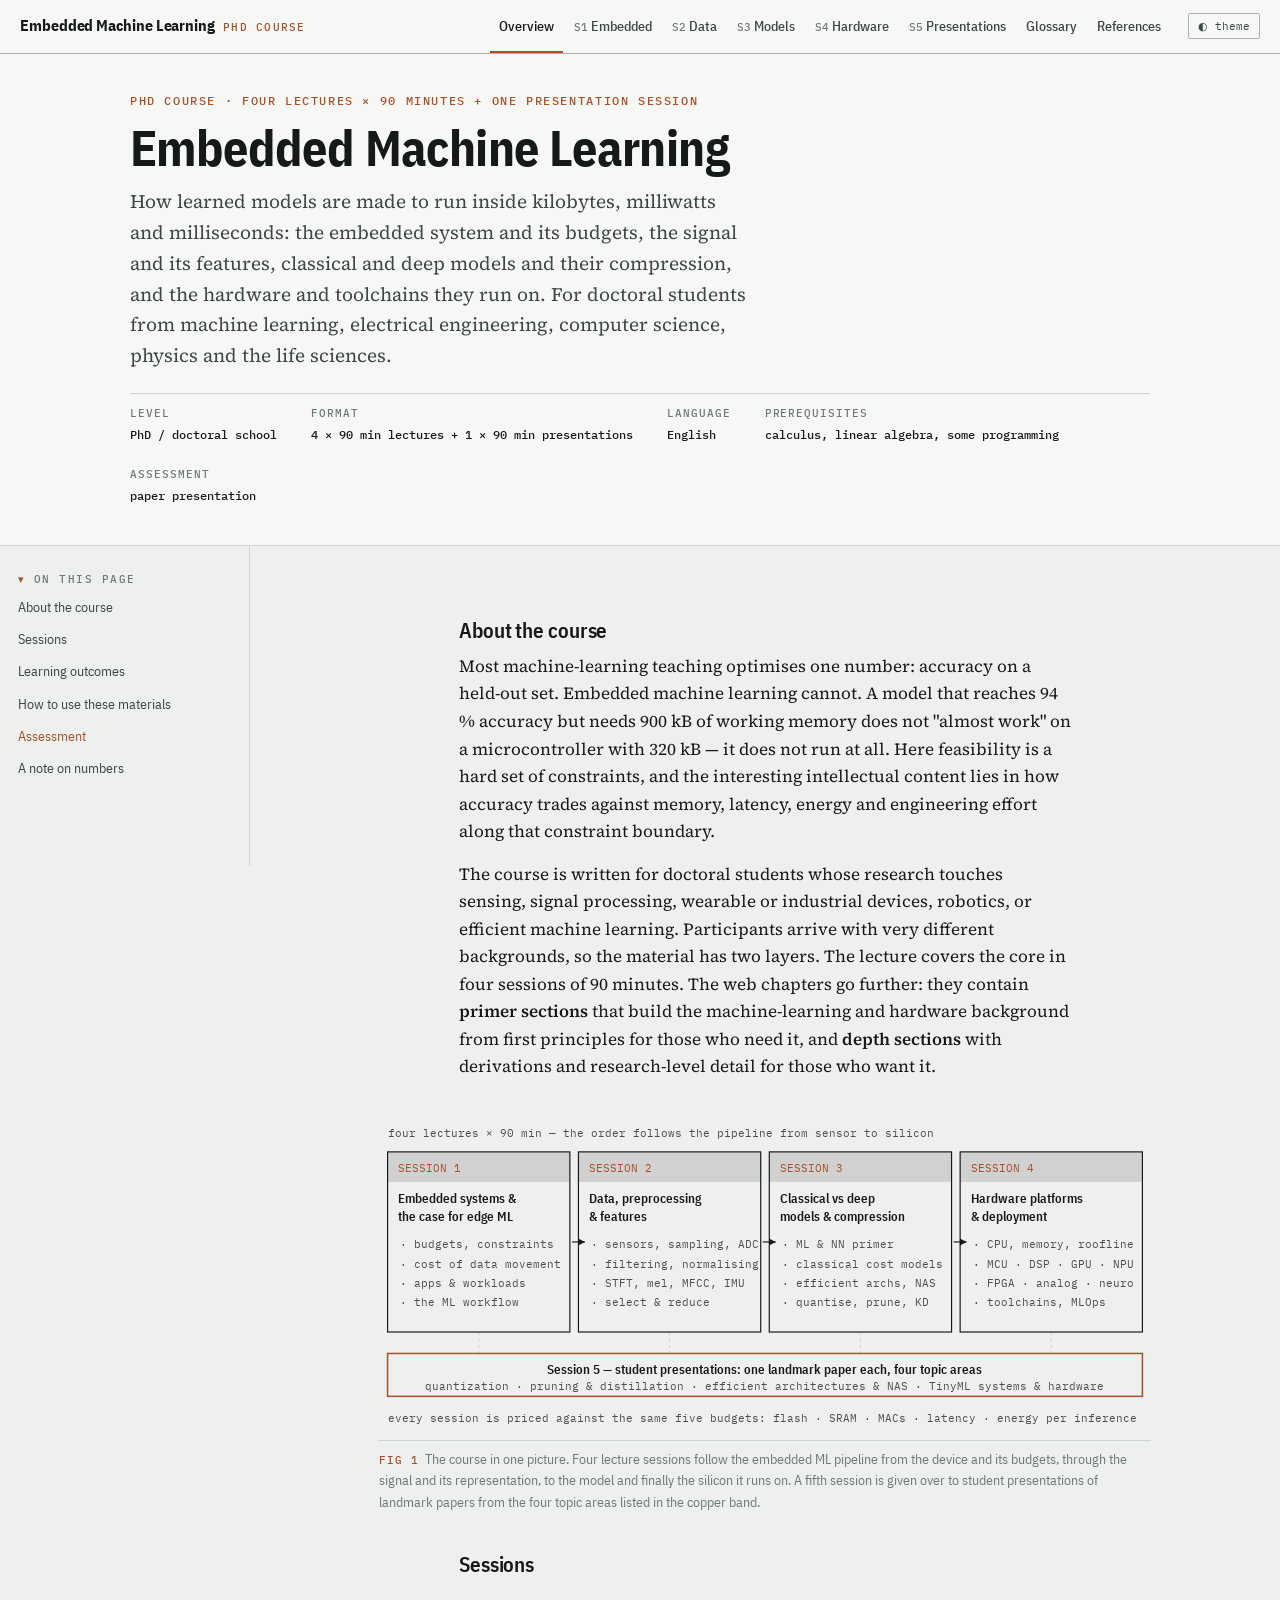
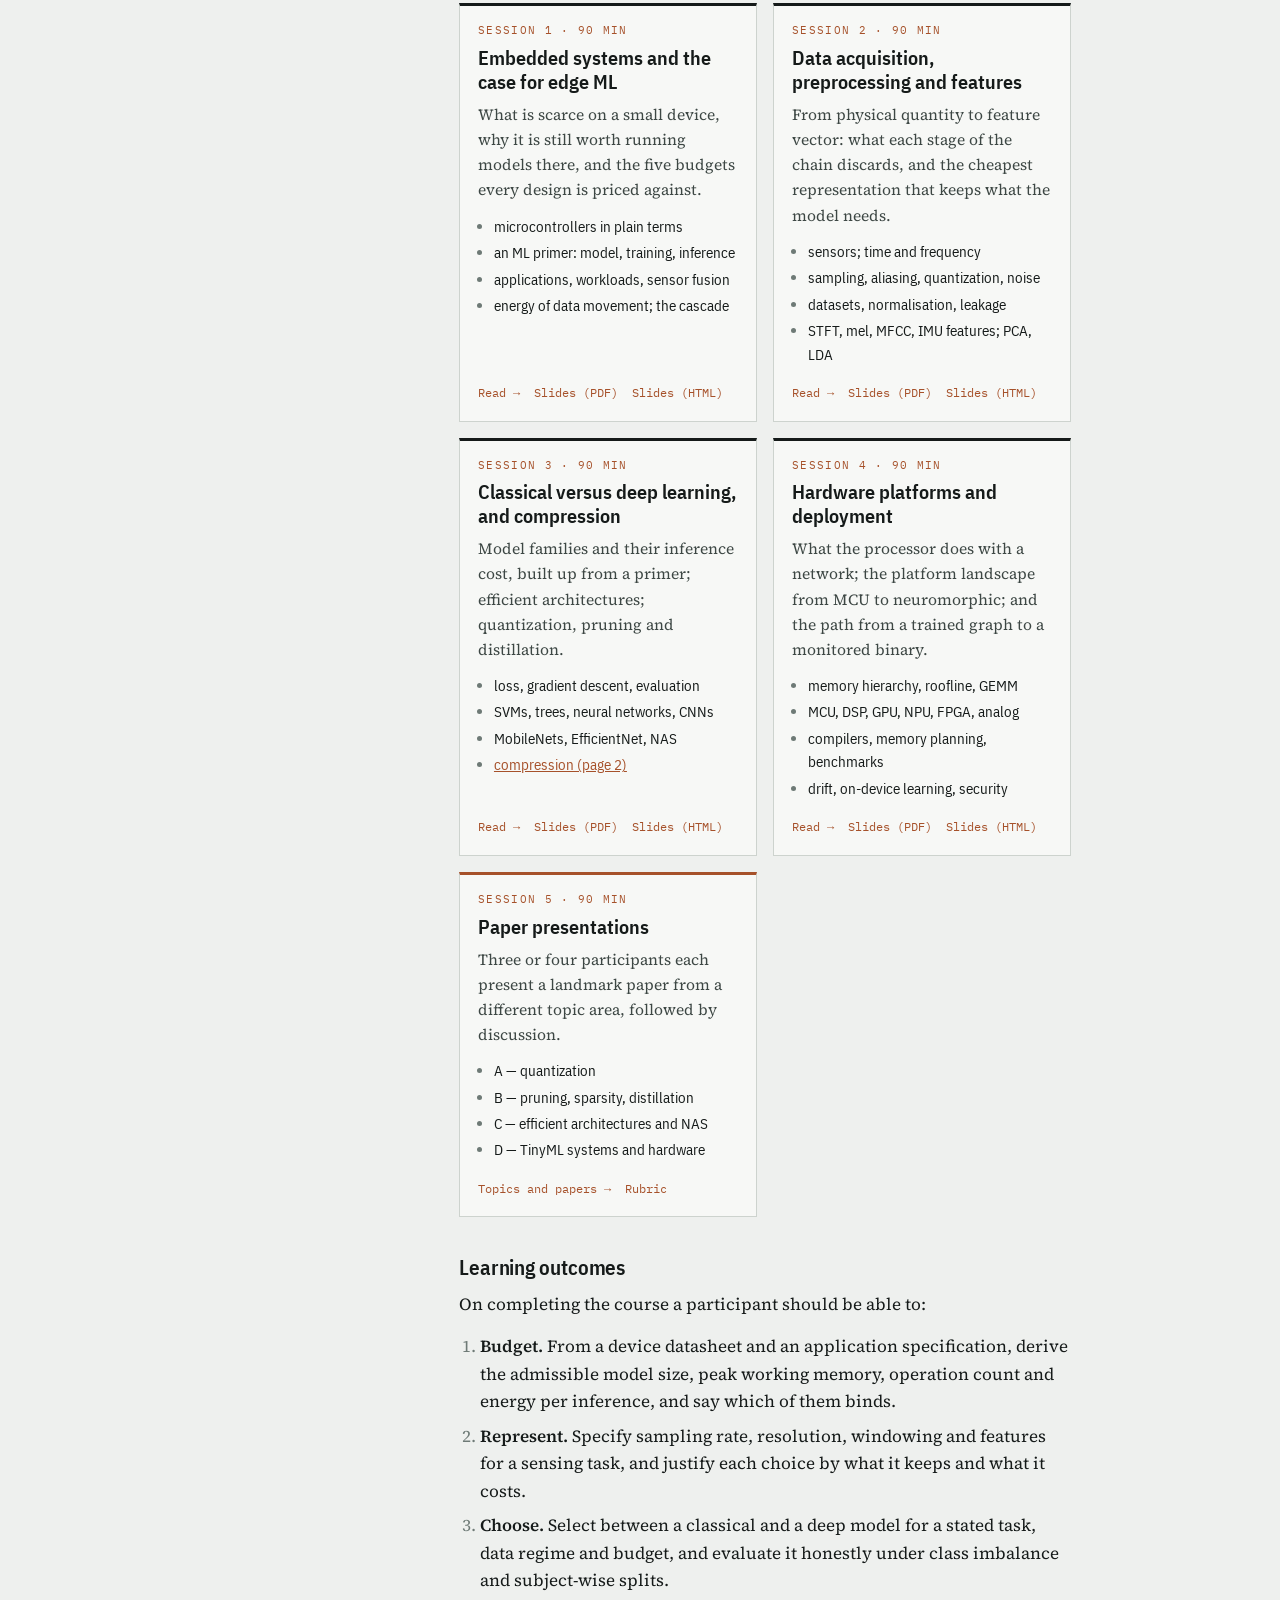
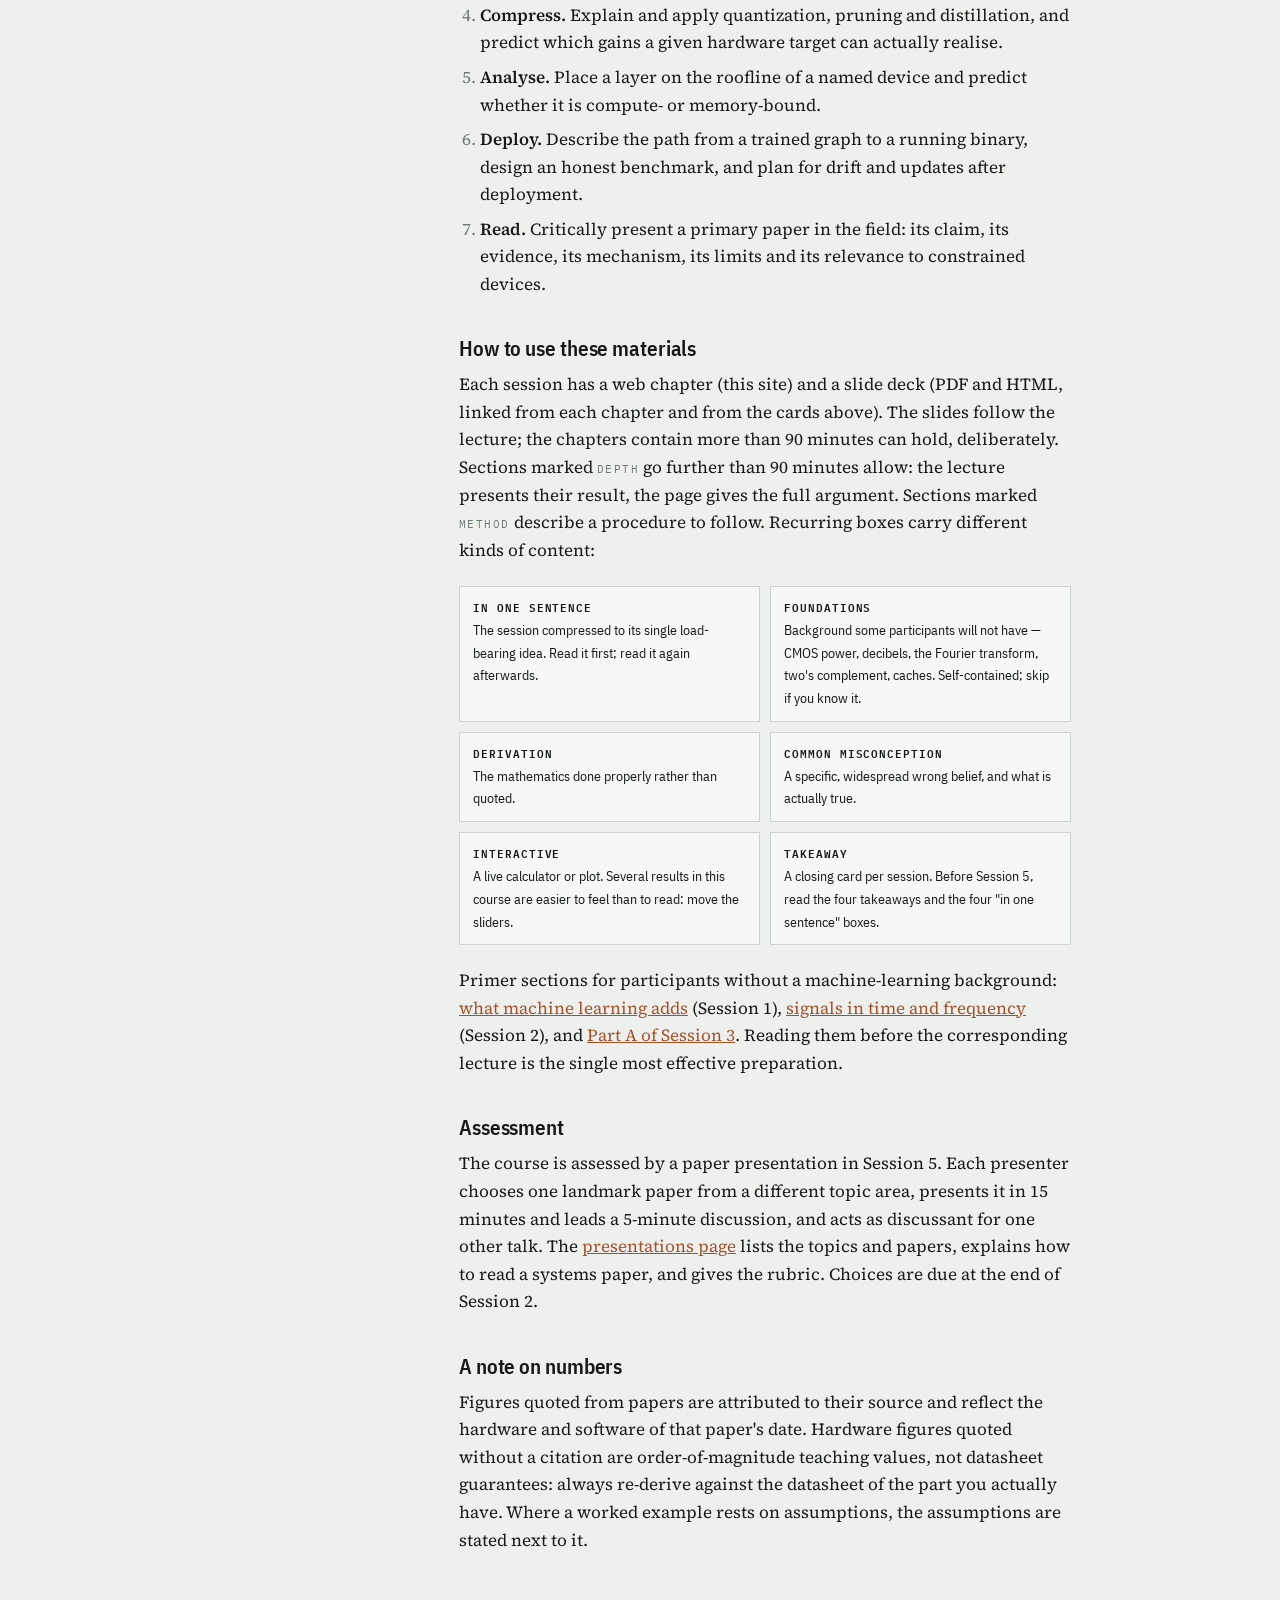
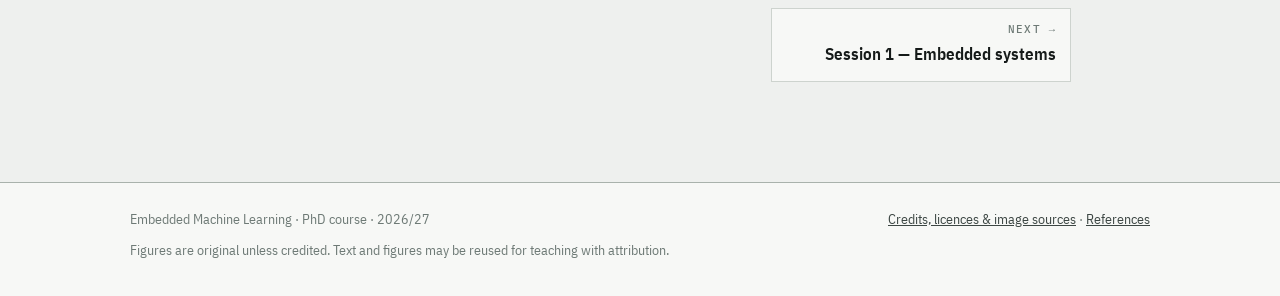
<file: index.html>
<!doctype html>
<html lang="en"><head><meta charset="utf-8"><meta name="viewport" content="width=device-width,initial-scale=1"><title>Course overview · Embedded Machine Learning</title><meta name="description" content="How learned models are made to run inside kilobytes, milliwatts and milliseconds: the embedded system and its budgets, the signal and its features, classical and deep models and their compression, and the hardware and toolchains they run on. For doctoral students from machine learning, electrical en"><link rel="stylesheet" href="assets/css/site.css"><link rel="icon" href="assets/favicon.svg" type="image/svg+xml"><script>try{var t=localStorage.getItem("eml-theme");if(t)document.documentElement.setAttribute("data-theme",t)}catch(e){}</script></head><body><a class="skip" href="#content">Skip to content</a><header class="topbar"><div class="in"><a class="brand" href="index.html">Embedded Machine Learning<span>PhD course</span></a><button class="menubtn" aria-expanded="false" aria-controls="topnav">Menu</button><nav class="topnav" id="topnav" aria-label="Course"><a href="index.html" aria-current="page">Overview</a><a href="session-1.html"><em>S1</em>Embedded</a><a href="session-2.html"><em>S2</em>Data</a><a href="session-3.html"><em>S3</em>Models</a><a href="session-4.html"><em>S4</em>Hardware</a><a href="presentations.html"><em>S5</em>Presentations</a><a href="glossary.html">Glossary</a><a href="references.html">References</a></nav><button class="themebtn" type="button" aria-label="Toggle colour theme">◐<span class="tl"> theme</span></button></div></header><div class="pagehead"><div class="inner"><p class="eyebrow">PhD course · four lectures × 90 minutes + one presentation session</p><h1>Embedded Machine Learning</h1><p class="sub">How learned models are made to run inside kilobytes, milliwatts and milliseconds: the embedded system and its budgets, the signal and its features, classical and deep models and their compression, and the hardware and toolchains they run on. For doctoral students from machine learning, electrical engineering, computer science, physics and the life sciences.</p><div class="specstrip"><div><b>Level</b><span>PhD / doctoral school</span></div><div><b>Format</b><span>4 × 90 min lectures + 1 × 90 min presentations</span></div><div><b>Language</b><span>English</span></div><div><b>Prerequisites</b><span>calculus, linear algebra, some programming</span></div><div><b>Assessment</b><span>paper presentation</span></div></div></div></div><div class="wrap"><nav class="toc" aria-label="On this page"><details open><summary>On this page</summary><ol class="sec nonum"><li><a href="#about"><em></em><span>About the course</span></a></li><li><a href="#sessions"><em></em><span>Sessions</span></a></li><li><a href="#outcomes"><em></em><span>Learning outcomes</span></a></li><li><a href="#howtouse"><em></em><span>How to use these materials</span></a></li><li><a href="#assessment"><em></em><span>Assessment</span></a></li><li><a href="#numbers"><em></em><span>A note on numbers</span></a></li></ol></details></nav><main id="content"><div class="col">

<h3 id="about">About the course</h3>
<p>Most machine-learning teaching optimises one number: accuracy on a held-out set. Embedded machine learning cannot. A model that reaches 94 % accuracy but needs 900 kB of working memory does not "almost work" on a microcontroller with 320 kB — it does not run at all. Here feasibility is a hard set of constraints, and the interesting intellectual content lies in how accuracy trades against memory, latency, energy and engineering effort along that constraint boundary.</p>
<p>The course is written for doctoral students whose research touches sensing, signal processing, wearable or industrial devices, robotics, or efficient machine learning. Participants arrive with very different backgrounds, so the material has two layers. The lecture covers the core in four sessions of 90 minutes. The web chapters go further: they contain <b>primer sections</b> that build the machine-learning and hardware background from first principles for those who need it, and <b>depth sections</b> with derivations and research-level detail for those who want it.</p>

<figure id="fig-course_roadmap_4"><div class="figscroll"><svg viewBox="0 0 720 300" role="img" aria-label="Course roadmap: four 90-minute lecture sessions following the embedded ML pipeline, from the embedded system and its budgets through data and features, models and compression, to hardware and deployment, followed by a fifth session of student paper presentations">
  <rect x="8.0" y="40.0" width="170.0" height="168.0" class="ax" fill="none"/>
  <rect x="8.0" y="40.0" width="170.0" height="28.0" class="fillsoft"/>
  <text x="18.0" y="59.0" class="lbl accf">SESSION 1</text>
  <text x="18.0" y="88.0" class="lblb">Embedded systems &amp;</text>
  <text x="18.0" y="104.0" class="lblb">the case for edge ML</text>
  <text x="20.0" y="130.0" class="lbl">· budgets, constraints</text>
  <text x="20.0" y="148.0" class="lbl">· cost of data movement</text>
  <text x="20.0" y="166.0" class="lbl">· apps &amp; workloads</text>
  <text x="20.0" y="184.0" class="lbl">· the ML workflow</text>
  <line x1="180.0" y1="124.0" x2="192.0" y2="124.0" class="ax"/>
  <path d="M192.0 124.0 L185.8 127.2 L185.8 120.8 Z" fill="currentColor"/>
  <rect x="186.0" y="40.0" width="170.0" height="168.0" class="ax" fill="none"/>
  <rect x="186.0" y="40.0" width="170.0" height="28.0" class="fillsoft"/>
  <text x="196.0" y="59.0" class="lbl accf">SESSION 2</text>
  <text x="196.0" y="88.0" class="lblb">Data, preprocessing</text>
  <text x="196.0" y="104.0" class="lblb">&amp; features</text>
  <text x="198.0" y="130.0" class="lbl">· sensors, sampling, ADC</text>
  <text x="198.0" y="148.0" class="lbl">· filtering, normalising</text>
  <text x="198.0" y="166.0" class="lbl">· STFT, mel, MFCC, IMU</text>
  <text x="198.0" y="184.0" class="lbl">· select &amp; reduce</text>
  <line x1="358.0" y1="124.0" x2="370.0" y2="124.0" class="ax"/>
  <path d="M370.0 124.0 L363.8 127.2 L363.8 120.8 Z" fill="currentColor"/>
  <rect x="364.0" y="40.0" width="170.0" height="168.0" class="ax" fill="none"/>
  <rect x="364.0" y="40.0" width="170.0" height="28.0" class="fillsoft"/>
  <text x="374.0" y="59.0" class="lbl accf">SESSION 3</text>
  <text x="374.0" y="88.0" class="lblb">Classical vs deep</text>
  <text x="374.0" y="104.0" class="lblb">models &amp; compression</text>
  <text x="376.0" y="130.0" class="lbl">· ML &amp; NN primer</text>
  <text x="376.0" y="148.0" class="lbl">· classical cost models</text>
  <text x="376.0" y="166.0" class="lbl">· efficient archs, NAS</text>
  <text x="376.0" y="184.0" class="lbl">· quantise, prune, KD</text>
  <line x1="536.0" y1="124.0" x2="548.0" y2="124.0" class="ax"/>
  <path d="M548.0 124.0 L541.8 127.2 L541.8 120.8 Z" fill="currentColor"/>
  <rect x="542.0" y="40.0" width="170.0" height="168.0" class="ax" fill="none"/>
  <rect x="542.0" y="40.0" width="170.0" height="28.0" class="fillsoft"/>
  <text x="552.0" y="59.0" class="lbl accf">SESSION 4</text>
  <text x="552.0" y="88.0" class="lblb">Hardware platforms</text>
  <text x="552.0" y="104.0" class="lblb">&amp; deployment</text>
  <text x="554.0" y="130.0" class="lbl">· CPU, memory, roofline</text>
  <text x="554.0" y="148.0" class="lbl">· MCU · DSP · GPU · NPU</text>
  <text x="554.0" y="166.0" class="lbl">· FPGA · analog · neuro</text>
  <text x="554.0" y="184.0" class="lbl">· toolchains, MLOps</text>
  <text x="8.0" y="26.0" class="lbl">four lectures × 90 min — the order follows the pipeline from sensor to silicon</text>
  <rect x="8.0" y="228.0" width="704.0" height="40.0" class="acc" fill="none" stroke-width="1.4"/>
  <text x="360.0" y="247.0" class="lblb" text-anchor="middle">Session 5 — student presentations: one landmark paper each, four topic areas</text>
  <text x="360.0" y="262.0" class="lbl" text-anchor="middle">quantization · pruning &amp; distillation · efficient architectures &amp; NAS · TinyML systems &amp; hardware</text>
  <line x1="93.0" y1="208.0" x2="93.0" y2="228.0" class="grid" stroke-dasharray="3 3"/>
  <line x1="271.0" y1="208.0" x2="271.0" y2="228.0" class="grid" stroke-dasharray="3 3"/>
  <line x1="449.0" y1="208.0" x2="449.0" y2="228.0" class="grid" stroke-dasharray="3 3"/>
  <line x1="627.0" y1="208.0" x2="627.0" y2="228.0" class="grid" stroke-dasharray="3 3"/>
  <text x="8.0" y="292.0" class="lbl">every session is priced against the same five budgets: flash · SRAM · MACs · latency · energy per inference</text>
</svg></div><figcaption><b>Fig 1</b>The course in one picture. Four lecture sessions follow the embedded ML pipeline from the device and its budgets, through the signal and its representation, to the model and finally the silicon it runs on. A fifth session is given over to student presentations of landmark papers from the four topic areas listed in the copper band.</figcaption></figure>

<h3 id="sessions">Sessions</h3>
<div class="cards">
  <div class="card">
    <p class="no">Session 1 · 90 min</p>
    <h4 class="ct"><a href="session-1.html">Embedded systems and the case for edge ML</a></h4>
    <p>What is scarce on a small device, why it is still worth running models there, and the five budgets every design is priced against.</p>
    <ul><li>microcontrollers in plain terms</li><li>an ML primer: model, training, inference</li><li>applications, workloads, sensor fusion</li><li>energy of data movement; the cascade</li></ul>
    <div class="links"><a href="session-1.html">Read →</a><a href="slides/session-1.pdf">Slides (PDF)</a><a href="slides/session-1.html">Slides (HTML)</a></div>
  </div>
  <div class="card">
    <p class="no">Session 2 · 90 min</p>
    <h4 class="ct"><a href="session-2.html">Data acquisition, preprocessing and features</a></h4>
    <p>From physical quantity to feature vector: what each stage of the chain discards, and the cheapest representation that keeps what the model needs.</p>
    <ul><li>sensors; time and frequency</li><li>sampling, aliasing, quantization, noise</li><li>datasets, normalisation, leakage</li><li>STFT, mel, MFCC, IMU features; PCA, LDA</li></ul>
    <div class="links"><a href="session-2.html">Read →</a><a href="slides/session-2.pdf">Slides (PDF)</a><a href="slides/session-2.html">Slides (HTML)</a></div>
  </div>
  <div class="card">
    <p class="no">Session 3 · 90 min</p>
    <h4 class="ct"><a href="session-3.html">Classical versus deep learning, and compression</a></h4>
    <p>Model families and their inference cost, built up from a primer; efficient architectures; quantization, pruning and distillation.</p>
    <ul><li>loss, gradient descent, evaluation</li><li>SVMs, trees, neural networks, CNNs</li><li>MobileNets, EfficientNet, NAS</li><li><a href="session-3-compression.html">compression (page 2)</a></li></ul>
    <div class="links"><a href="session-3.html">Read →</a><a href="slides/session-3.pdf">Slides (PDF)</a><a href="slides/session-3.html">Slides (HTML)</a></div>
  </div>
  <div class="card">
    <p class="no">Session 4 · 90 min</p>
    <h4 class="ct"><a href="session-4.html">Hardware platforms and deployment</a></h4>
    <p>What the processor does with a network; the platform landscape from MCU to neuromorphic; and the path from a trained graph to a monitored binary.</p>
    <ul><li>memory hierarchy, roofline, GEMM</li><li>MCU, DSP, GPU, NPU, FPGA, analog</li><li>compilers, memory planning, benchmarks</li><li>drift, on-device learning, security</li></ul>
    <div class="links"><a href="session-4.html">Read →</a><a href="slides/session-4.pdf">Slides (PDF)</a><a href="slides/session-4.html">Slides (HTML)</a></div>
  </div>
  <div class="card pres">
    <p class="no">Session 5 · 90 min</p>
    <h4 class="ct"><a href="presentations.html">Paper presentations</a></h4>
    <p>Three or four participants each present a landmark paper from a different topic area, followed by discussion.</p>
    <ul><li>A — quantization</li><li>B — pruning, sparsity, distillation</li><li>C — efficient architectures and NAS</li><li>D — TinyML systems and hardware</li></ul>
    <div class="links"><a href="presentations.html">Topics and papers →</a><a href="presentations.html#assessment">Rubric</a></div>
  </div>
</div>

<h3 id="outcomes">Learning outcomes</h3>
<p>On completing the course a participant should be able to:</p>
<ol>
  <li><b>Budget.</b> From a device datasheet and an application specification, derive the admissible model size, peak working memory, operation count and energy per inference, and say which of them binds.</li>
  <li><b>Represent.</b> Specify sampling rate, resolution, windowing and features for a sensing task, and justify each choice by what it keeps and what it costs.</li>
  <li><b>Choose.</b> Select between a classical and a deep model for a stated task, data regime and budget, and evaluate it honestly under class imbalance and subject-wise splits.</li>
  <li><b>Compress.</b> Explain and apply quantization, pruning and distillation, and predict which gains a given hardware target can actually realise.</li>
  <li><b>Analyse.</b> Place a layer on the roofline of a named device and predict whether it is compute- or memory-bound.</li>
  <li><b>Deploy.</b> Describe the path from a trained graph to a running binary, design an honest benchmark, and plan for drift and updates after deployment.</li>
  <li><b>Read.</b> Critically present a primary paper in the field: its claim, its evidence, its mechanism, its limits and its relevance to constrained devices.</li>
</ol>

<h3 id="howtouse">How to use these materials</h3>
<p>Each session has a web chapter (this site) and a slide deck (PDF and HTML, linked from each chapter and from the cards above). The slides follow the lecture; the chapters contain more than 90 minutes can hold, deliberately. Sections marked <span class="kicker">depth</span> go further than 90 minutes allow: the lecture presents their result, the page gives the full argument. Sections marked <span class="kicker">method</span> describe a procedure to follow. Recurring boxes carry different kinds of content:</p>
<div class="legendbox">
  <div><b>In one sentence</b>The session compressed to its single load-bearing idea. Read it first; read it again afterwards.</div>
  <div><b>Foundations</b>Background some participants will not have — CMOS power, decibels, the Fourier transform, two's complement, caches. Self-contained; skip if you know it.</div>
  <div><b>Derivation</b>The mathematics done properly rather than quoted.</div>
  <div><b>Common misconception</b>A specific, widespread wrong belief, and what is actually true.</div>
  <div><b>Interactive</b>A live calculator or plot. Several results in this course are easier to feel than to read: move the sliders.</div>
  <div><b>Takeaway</b>A closing card per session. Before Session 5, read the four takeaways and the four "in one sentence" boxes.</div>
</div>
<p>Primer sections for participants without a machine-learning background: <a href="session-1.html#ml-primer">what machine learning adds</a> (Session 1), <a href="session-2.html#signals">signals in time and frequency</a> (Session 2), and <a href="session-3.html#learning">Part A of Session 3</a>. Reading them before the corresponding lecture is the single most effective preparation.</p>

<h3 id="assessment">Assessment</h3>
<p>The course is assessed by a paper presentation in Session 5. Each presenter chooses one landmark paper from a different topic area, presents it in 15 minutes and leads a 5-minute discussion, and acts as discussant for one other talk. The <a href="presentations.html">presentations page</a> lists the topics and papers, explains how to read a systems paper, and gives the rubric. Choices are due at the end of Session 2.</p>

<h3 id="numbers">A note on numbers</h3>
<p>Figures quoted from papers are attributed to their source and reflect the hardware and software of that paper's date. Hardware figures quoted without a citation are order-of-magnitude teaching values, not datasheet guarantees: always re-derive against the datasheet of the part you actually have. Where a worked example rests on assumptions, the assumptions are stated next to it.</p>
</div><nav class="prevnext" aria-label="Previous and next"><a class="next" href="session-1.html"><b>Next →</b><span>Session 1 — Embedded systems</span></a></nav></main></div><footer class="site"><div class="in"><span>Embedded Machine Learning · PhD course · 2026/27</span><span><a href="credits.html">Credits, licences &amp; image sources</a> · <a href="references.html">References</a></span><span>Figures are original unless credited. Text and figures may be reused for teaching with attribution.</span></div></footer><script src="assets/js/site.js" defer></script></body></html>
</file>
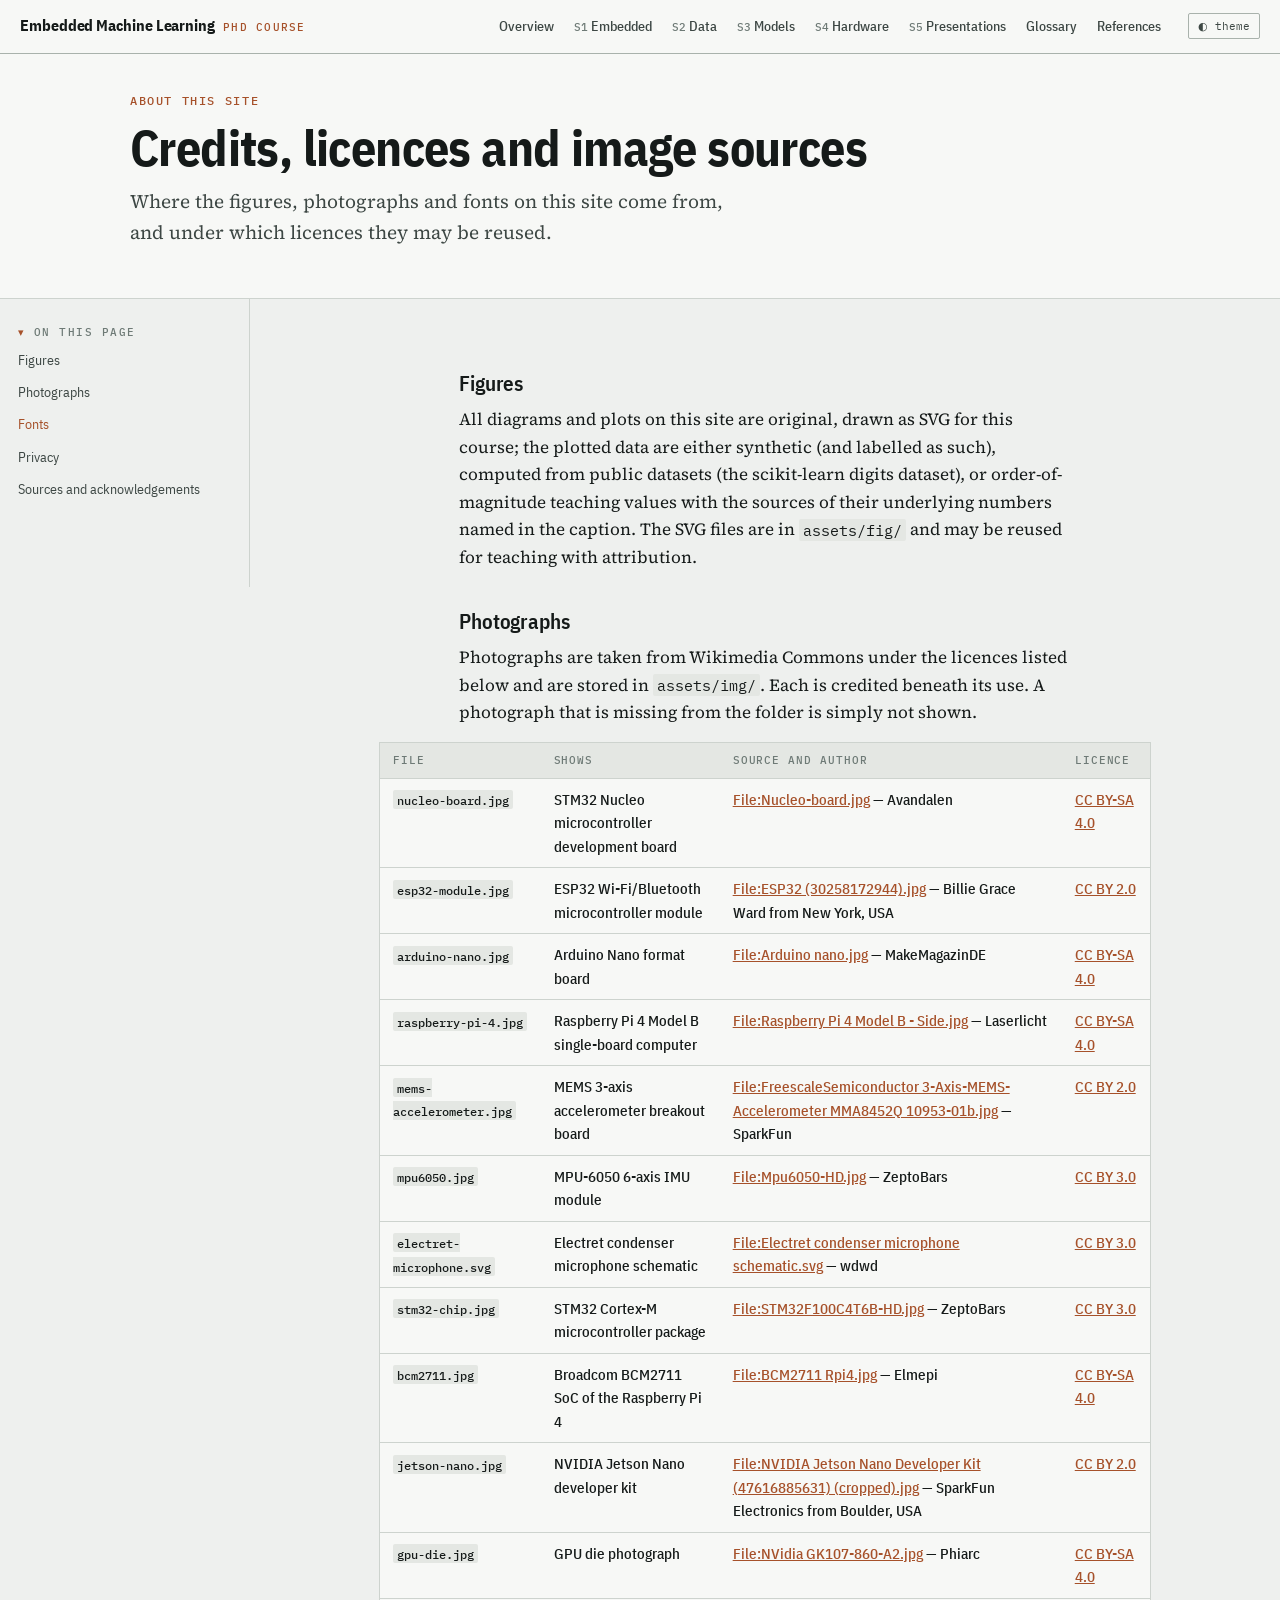
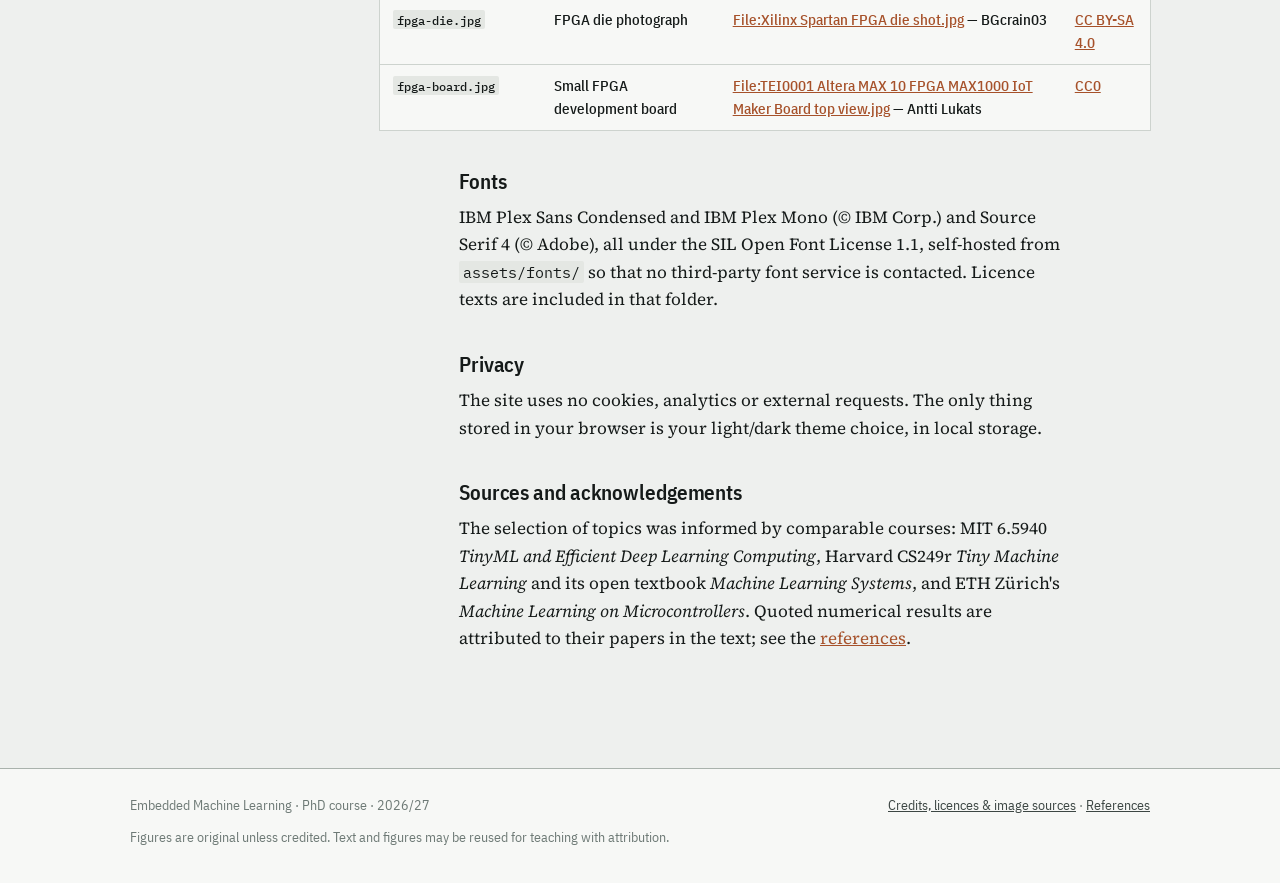
<file: credits.html>
<!doctype html>
<html lang="en"><head><meta charset="utf-8"><meta name="viewport" content="width=device-width,initial-scale=1"><title>Credits · Embedded Machine Learning</title><meta name="description" content="Where the figures, photographs and fonts on this site come from, and under which licences they may be reused."><link rel="stylesheet" href="assets/css/site.css"><link rel="icon" href="assets/favicon.svg" type="image/svg+xml"><script>try{var t=localStorage.getItem("eml-theme");if(t)document.documentElement.setAttribute("data-theme",t)}catch(e){}</script></head><body><a class="skip" href="#content">Skip to content</a><header class="topbar"><div class="in"><a class="brand" href="index.html">Embedded Machine Learning<span>PhD course</span></a><button class="menubtn" aria-expanded="false" aria-controls="topnav">Menu</button><nav class="topnav" id="topnav" aria-label="Course"><a href="index.html">Overview</a><a href="session-1.html"><em>S1</em>Embedded</a><a href="session-2.html"><em>S2</em>Data</a><a href="session-3.html"><em>S3</em>Models</a><a href="session-4.html"><em>S4</em>Hardware</a><a href="presentations.html"><em>S5</em>Presentations</a><a href="glossary.html">Glossary</a><a href="references.html">References</a></nav><button class="themebtn" type="button" aria-label="Toggle colour theme">◐<span class="tl"> theme</span></button></div></header><div class="pagehead"><div class="inner"><p class="eyebrow">About this site</p><h1>Credits, licences and image sources</h1><p class="sub">Where the figures, photographs and fonts on this site come from, and under which licences they may be reused.</p></div></div><div class="wrap"><nav class="toc" aria-label="On this page"><details open><summary>On this page</summary><ol class="sec nonum"><li><a href="#figures"><em></em><span>Figures</span></a></li><li><a href="#photos"><em></em><span>Photographs</span></a></li><li><a href="#fonts"><em></em><span>Fonts</span></a></li><li><a href="#privacy"><em></em><span>Privacy</span></a></li><li><a href="#sources"><em></em><span>Sources and acknowledgements</span></a></li></ol></details></nav><main id="content"><div class="col">
<h3 id="figures">Figures</h3>
<p>All diagrams and plots on this site are original, drawn as SVG for this course; the plotted data are either synthetic (and labelled as such), computed from public datasets (the scikit-learn digits dataset), or order-of-magnitude teaching values with the sources of their underlying numbers named in the caption. The SVG files are in <code>assets/fig/</code> and may be reused for teaching with attribution.</p>

<h3 id="photos">Photographs</h3>
<p>Photographs are taken from Wikimedia Commons under the licences listed below and are stored in <code>assets/img/</code>. Each is credited beneath its use. A photograph that is missing from the folder is simply not shown.</p>
<div class="tw"><table id="imgcredits"><thead><tr><th>File</th><th>Shows</th><th>Source and author</th><th>Licence</th></tr></thead><tbody><tr data-img="nucleo-board.jpg"><td><code>nucleo-board.jpg</code></td><td>STM32 Nucleo microcontroller development board</td><td class="c-src">not downloaded yet</td><td class="c-lic">—</td></tr><tr data-img="esp32-module.jpg"><td><code>esp32-module.jpg</code></td><td>ESP32 Wi-Fi/Bluetooth microcontroller module</td><td class="c-src">not downloaded yet</td><td class="c-lic">—</td></tr><tr data-img="arduino-nano.jpg"><td><code>arduino-nano.jpg</code></td><td>Arduino Nano format board</td><td class="c-src">not downloaded yet</td><td class="c-lic">—</td></tr><tr data-img="raspberry-pi-4.jpg"><td><code>raspberry-pi-4.jpg</code></td><td>Raspberry Pi 4 Model B single-board computer</td><td class="c-src">not downloaded yet</td><td class="c-lic">—</td></tr><tr data-img="mems-accelerometer.jpg"><td><code>mems-accelerometer.jpg</code></td><td>MEMS 3-axis accelerometer breakout board</td><td class="c-src">not downloaded yet</td><td class="c-lic">—</td></tr><tr data-img="mpu6050.jpg"><td><code>mpu6050.jpg</code></td><td>MPU-6050 6-axis IMU module</td><td class="c-src">not downloaded yet</td><td class="c-lic">—</td></tr><tr data-img="electret-microphone.svg"><td><code>electret-microphone.svg</code></td><td>Electret condenser microphone schematic</td><td class="c-src">not downloaded yet</td><td class="c-lic">—</td></tr><tr data-img="stm32-chip.jpg"><td><code>stm32-chip.jpg</code></td><td>STM32 Cortex-M microcontroller package</td><td class="c-src">not downloaded yet</td><td class="c-lic">—</td></tr><tr data-img="bcm2711.jpg"><td><code>bcm2711.jpg</code></td><td>Broadcom BCM2711 SoC of the Raspberry Pi 4</td><td class="c-src">not downloaded yet</td><td class="c-lic">—</td></tr><tr data-img="jetson-nano.jpg"><td><code>jetson-nano.jpg</code></td><td>NVIDIA Jetson Nano developer kit</td><td class="c-src">not downloaded yet</td><td class="c-lic">—</td></tr><tr data-img="gpu-die.jpg"><td><code>gpu-die.jpg</code></td><td>GPU die photograph</td><td class="c-src">not downloaded yet</td><td class="c-lic">—</td></tr><tr data-img="fpga-die.jpg"><td><code>fpga-die.jpg</code></td><td>FPGA die photograph</td><td class="c-src">not downloaded yet</td><td class="c-lic">—</td></tr><tr data-img="fpga-board.jpg"><td><code>fpga-board.jpg</code></td><td>Small FPGA development board</td><td class="c-src">not downloaded yet</td><td class="c-lic">—</td></tr></tbody></table></div>

<h3 id="fonts">Fonts</h3>
<p>IBM Plex Sans Condensed and IBM Plex Mono (© IBM Corp.) and Source Serif 4 (© Adobe), all under the SIL Open Font License 1.1, self-hosted from <code>assets/fonts/</code> so that no third-party font service is contacted. Licence texts are included in that folder.</p>

<h3 id="privacy">Privacy</h3>
<p>The site uses no cookies, analytics or external requests. The only thing stored in your browser is your light/dark theme choice, in local storage.</p>

<h3 id="sources">Sources and acknowledgements</h3>
<p>The selection of topics was informed by comparable courses: MIT 6.5940 <i>TinyML and Efficient Deep Learning Computing</i>, Harvard CS249r <i>Tiny Machine Learning</i> and its open textbook <i>Machine Learning Systems</i>, and ETH Zürich's <i>Machine Learning on Microcontrollers</i>. Quoted numerical results are attributed to their papers in the text; see the <a href="references.html">references</a>.</p>
</div></main></div><footer class="site"><div class="in"><span>Embedded Machine Learning · PhD course · 2026/27</span><span><a href="credits.html">Credits, licences &amp; image sources</a> · <a href="references.html">References</a></span><span>Figures are original unless credited. Text and figures may be reused for teaching with attribution.</span></div></footer><script src="assets/js/site.js" defer></script></body></html>
</file>
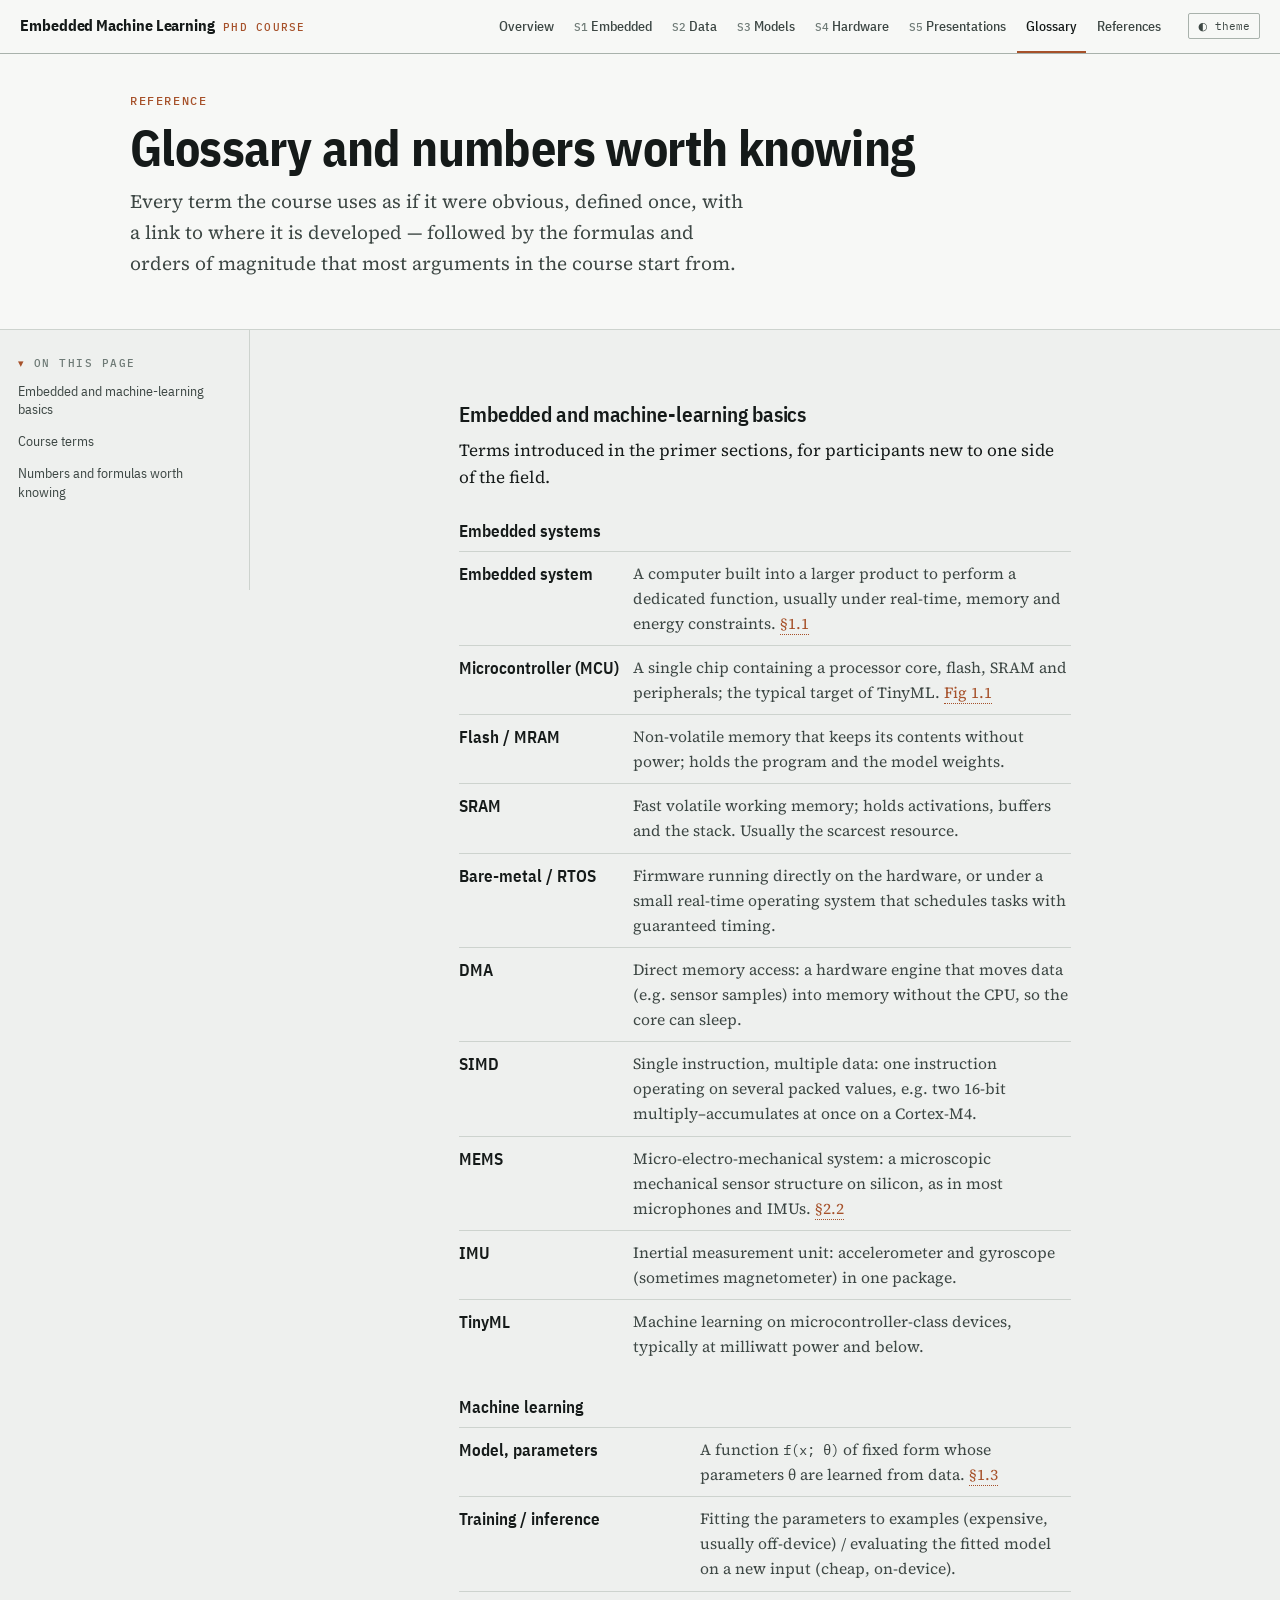
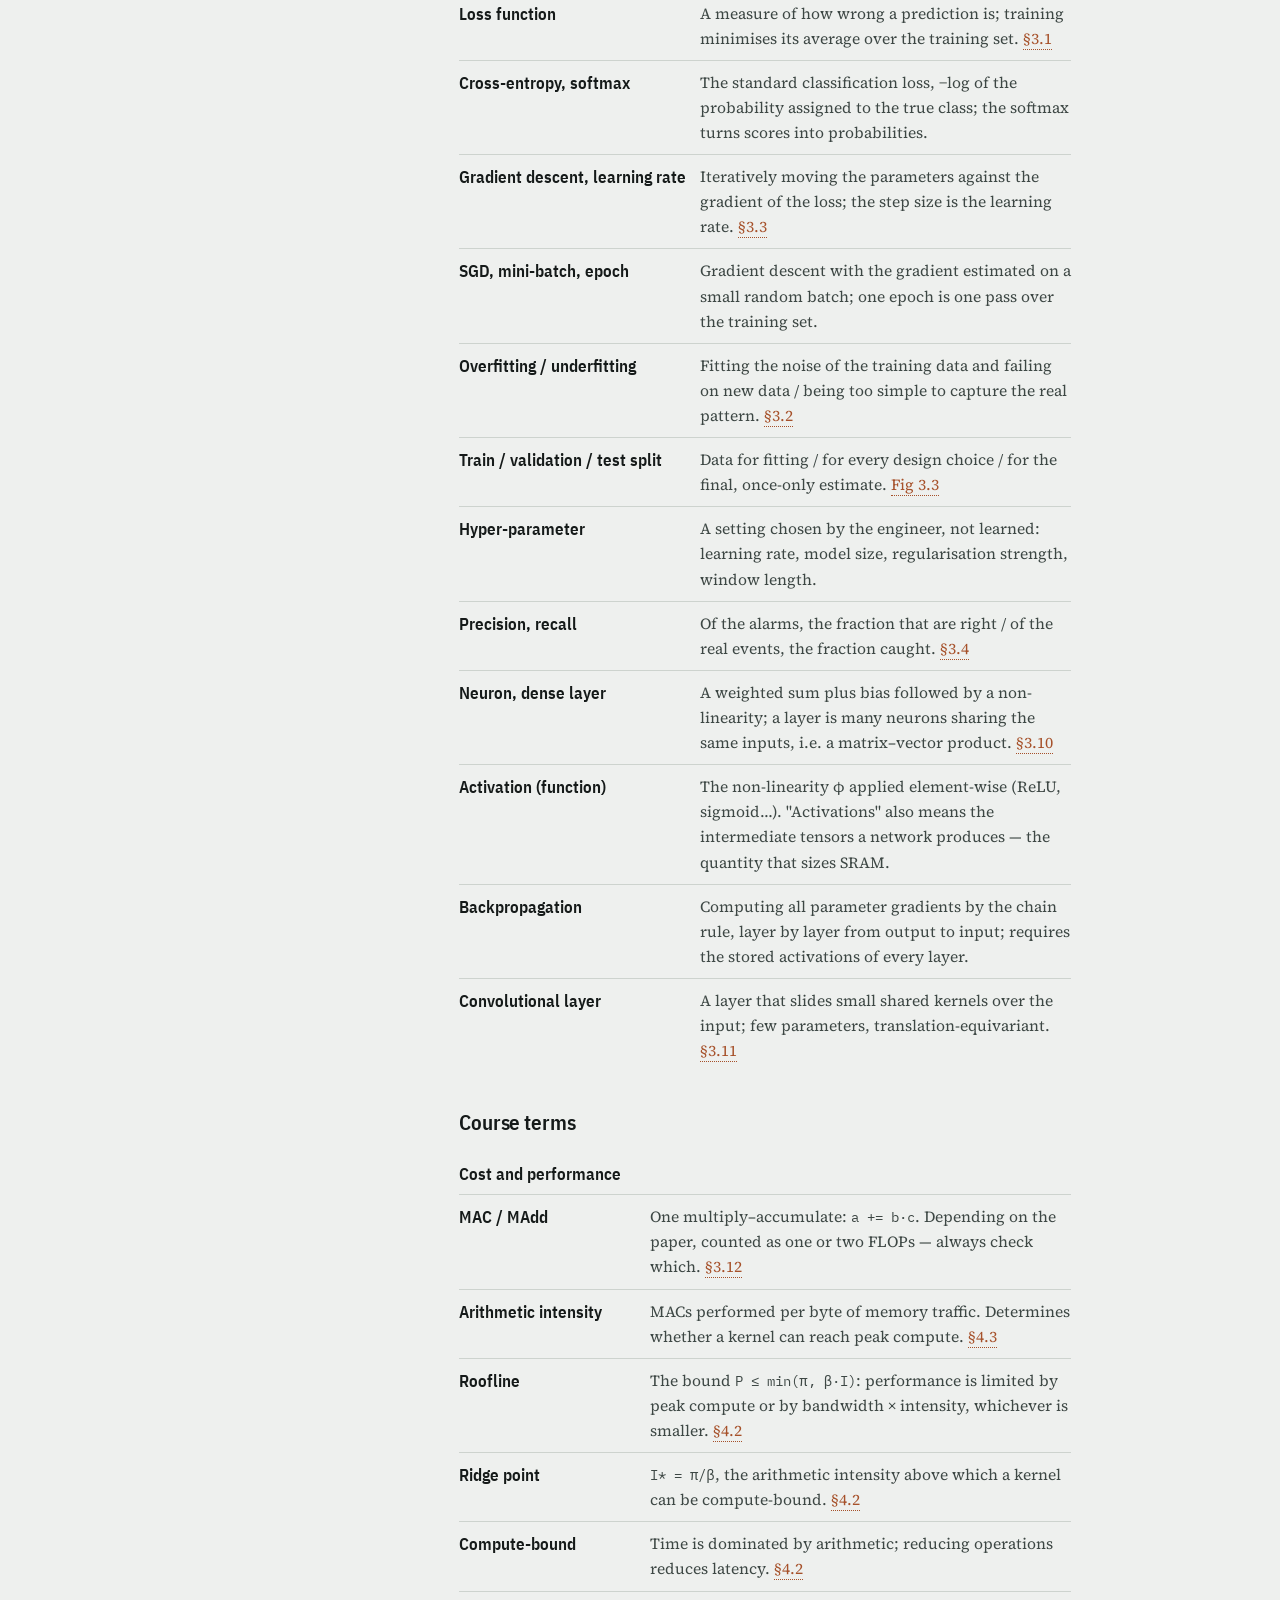
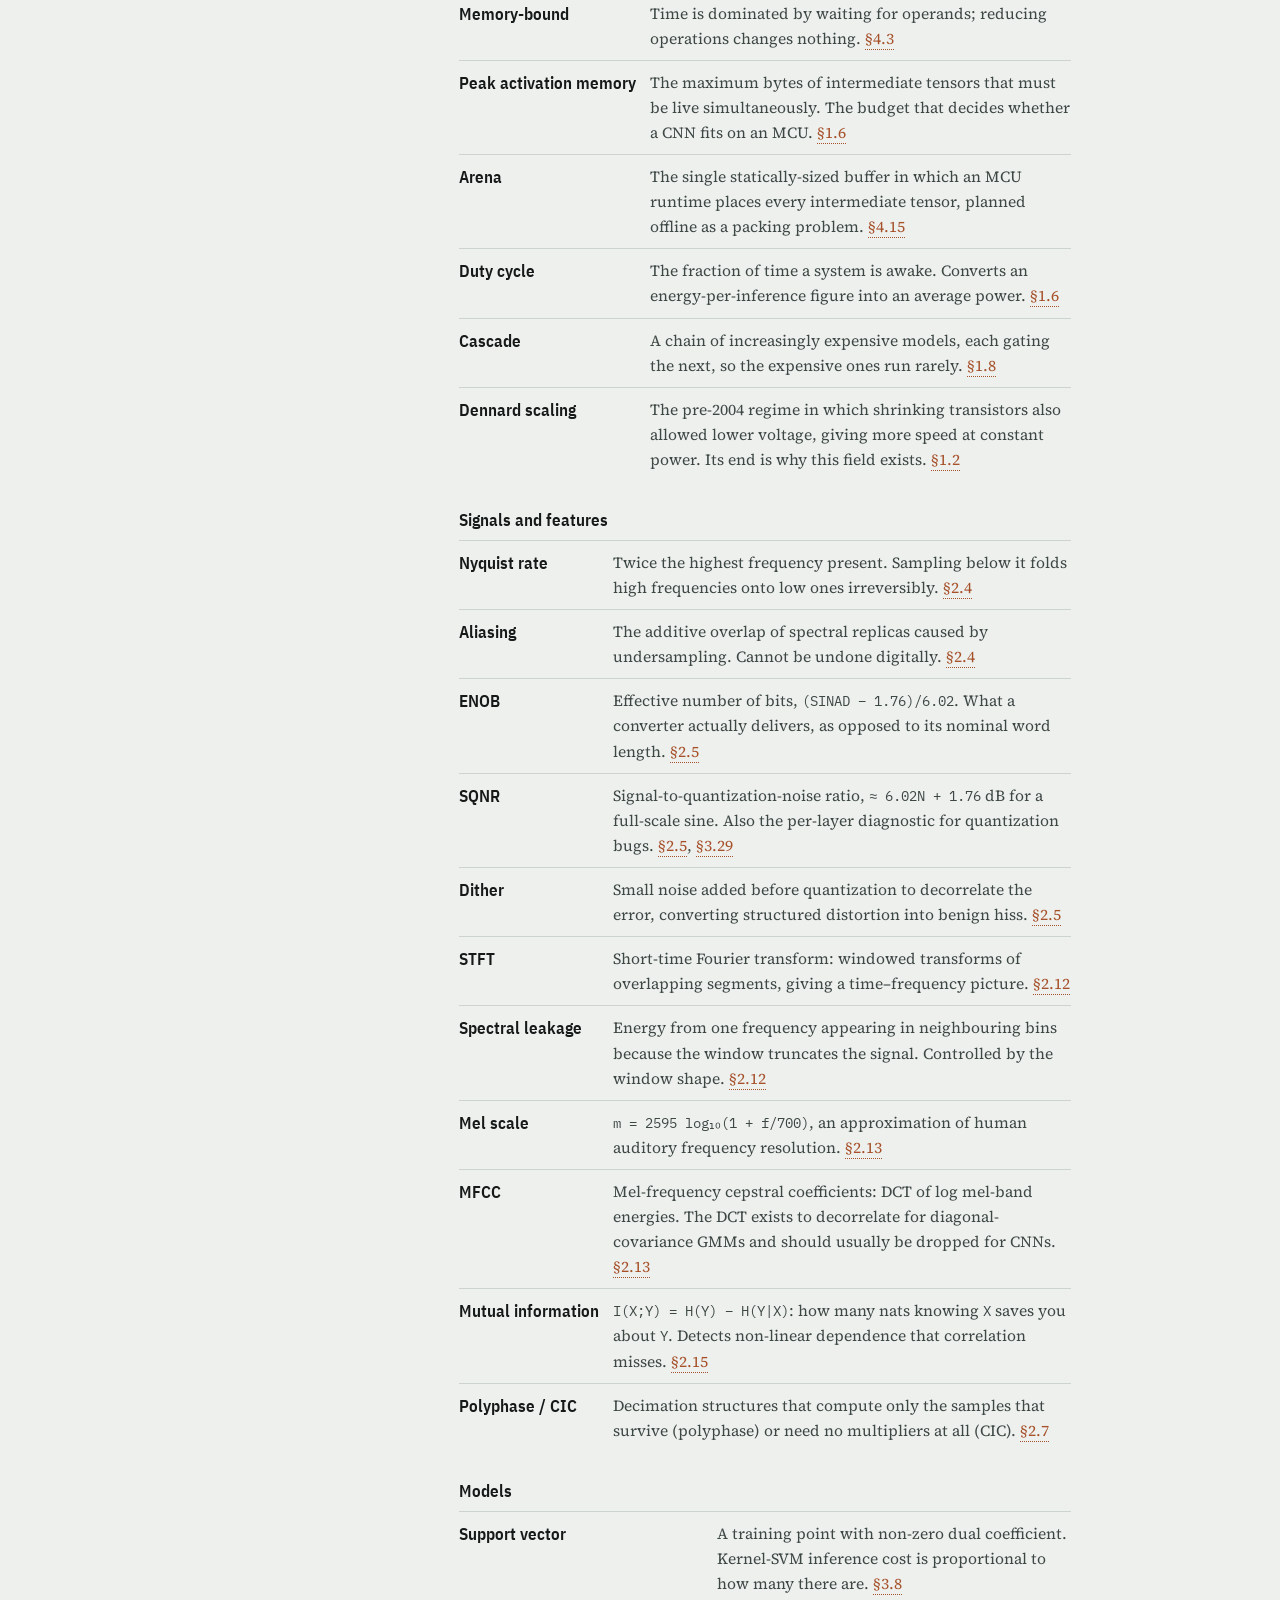
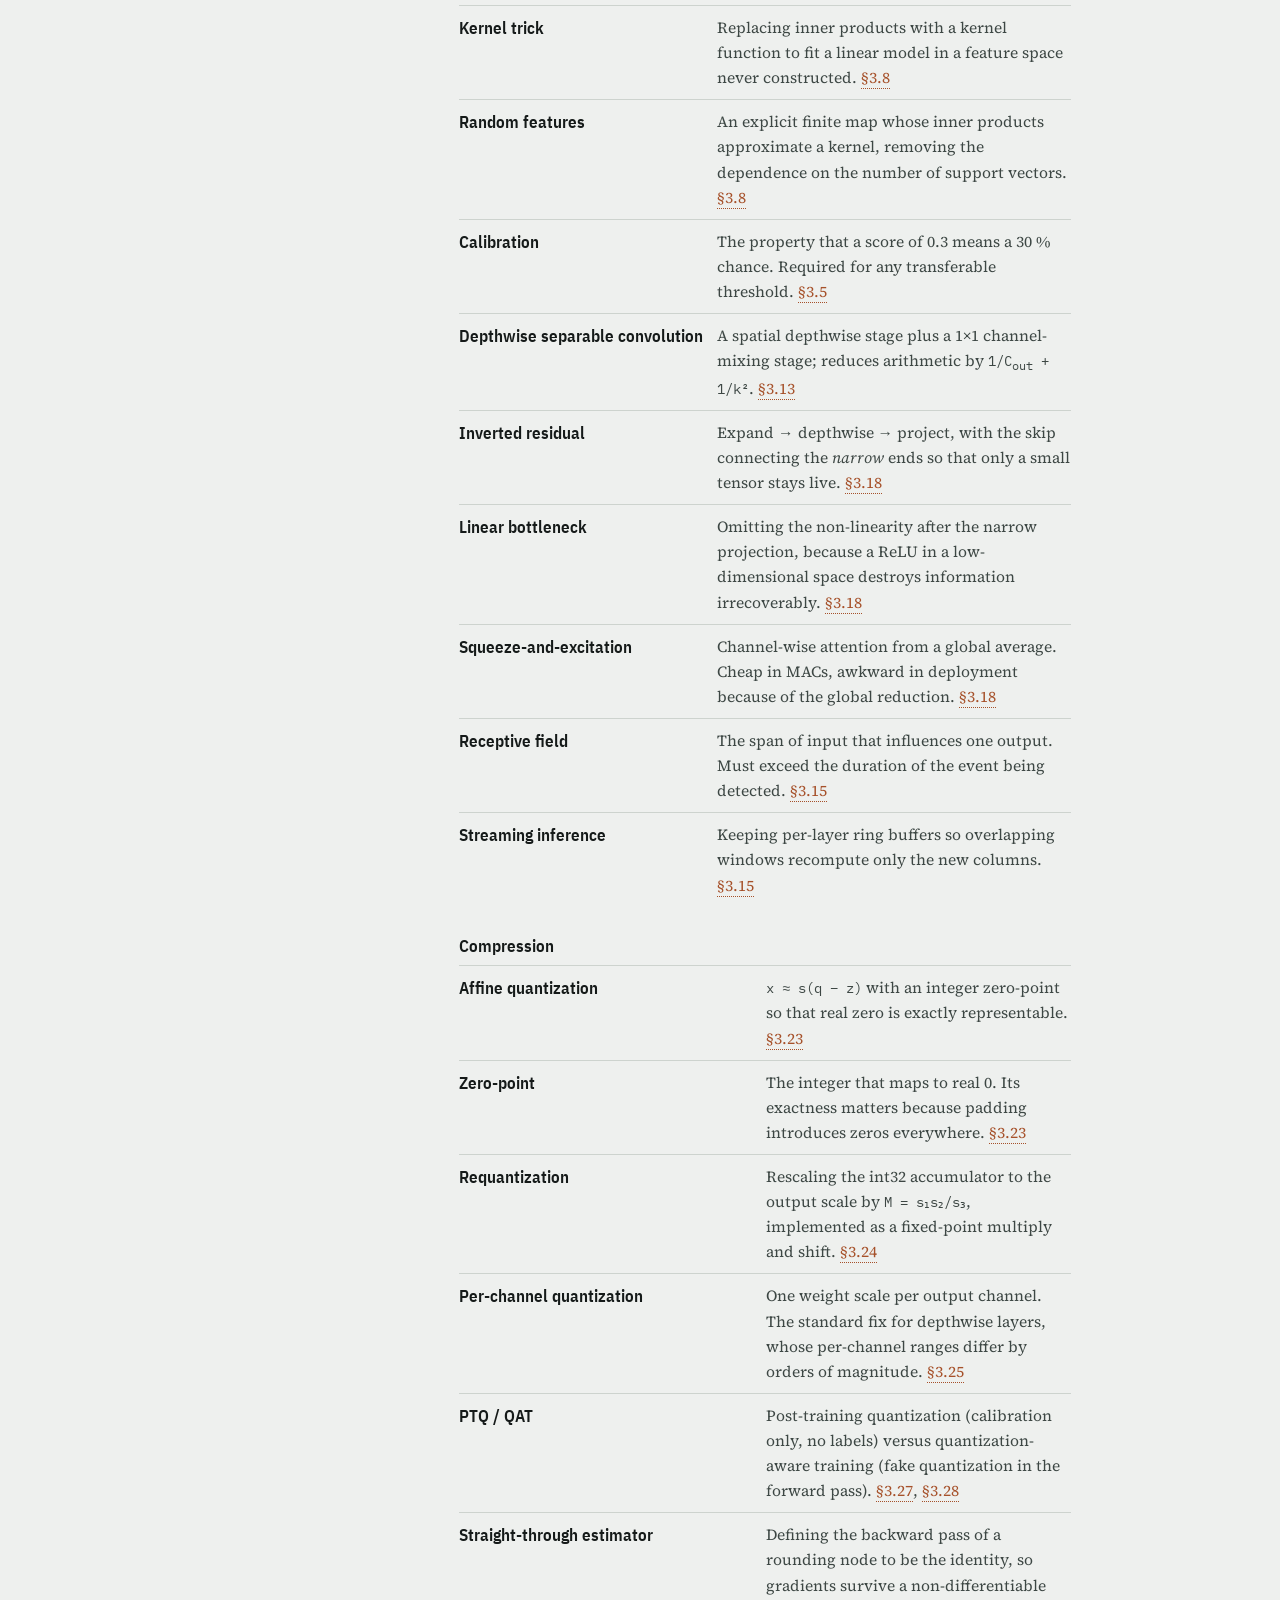
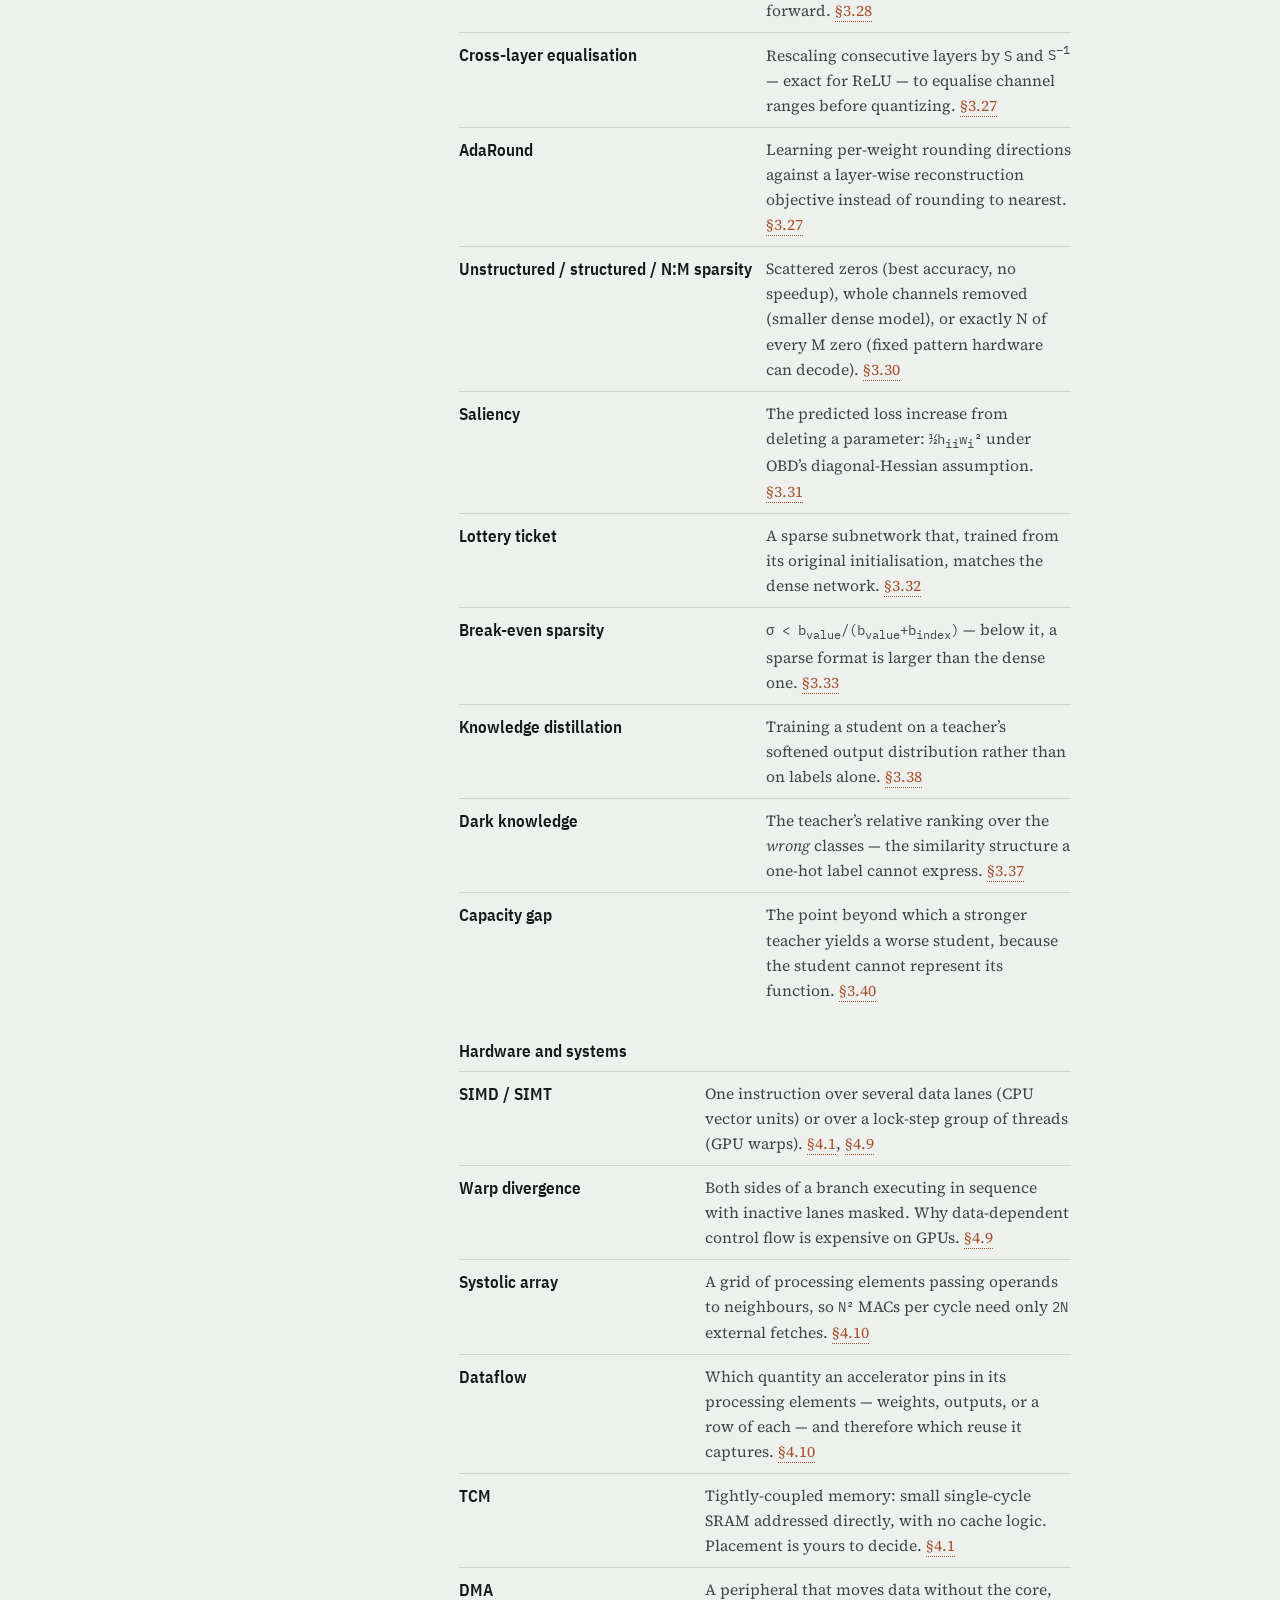
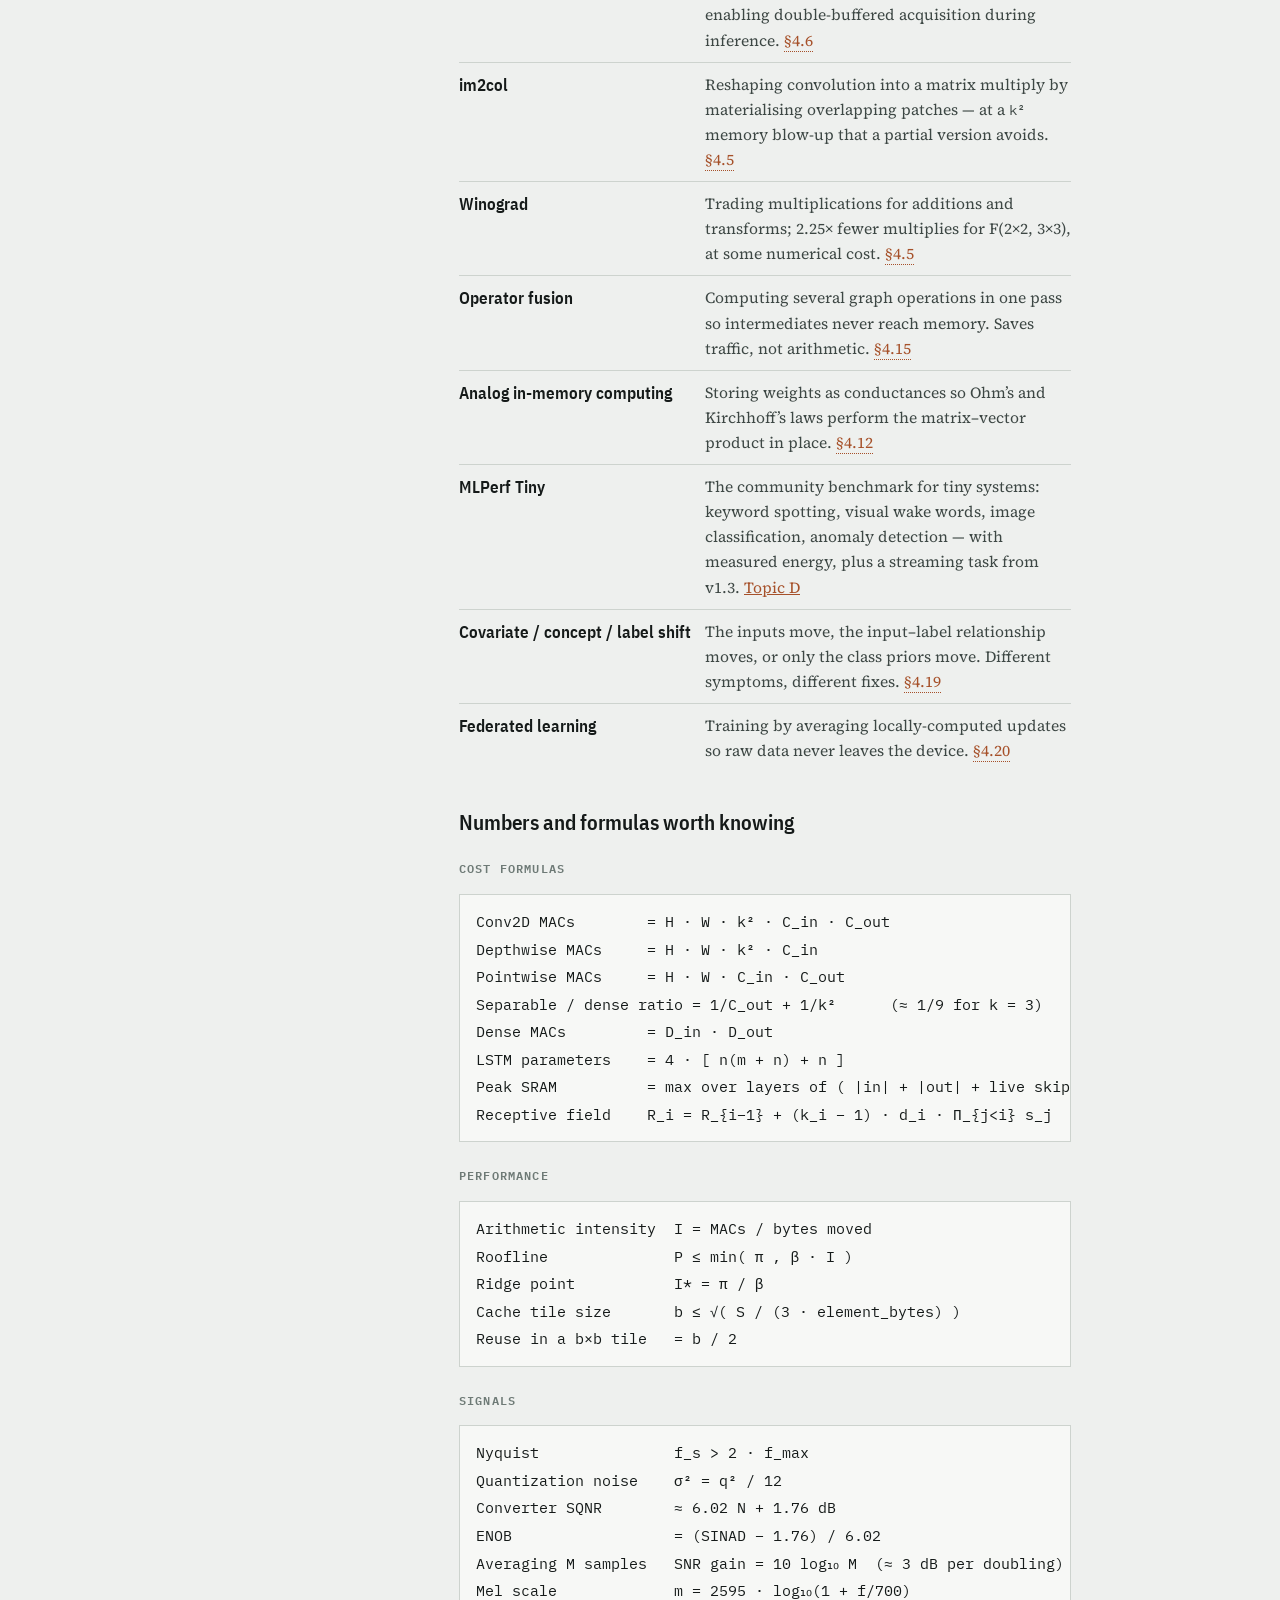
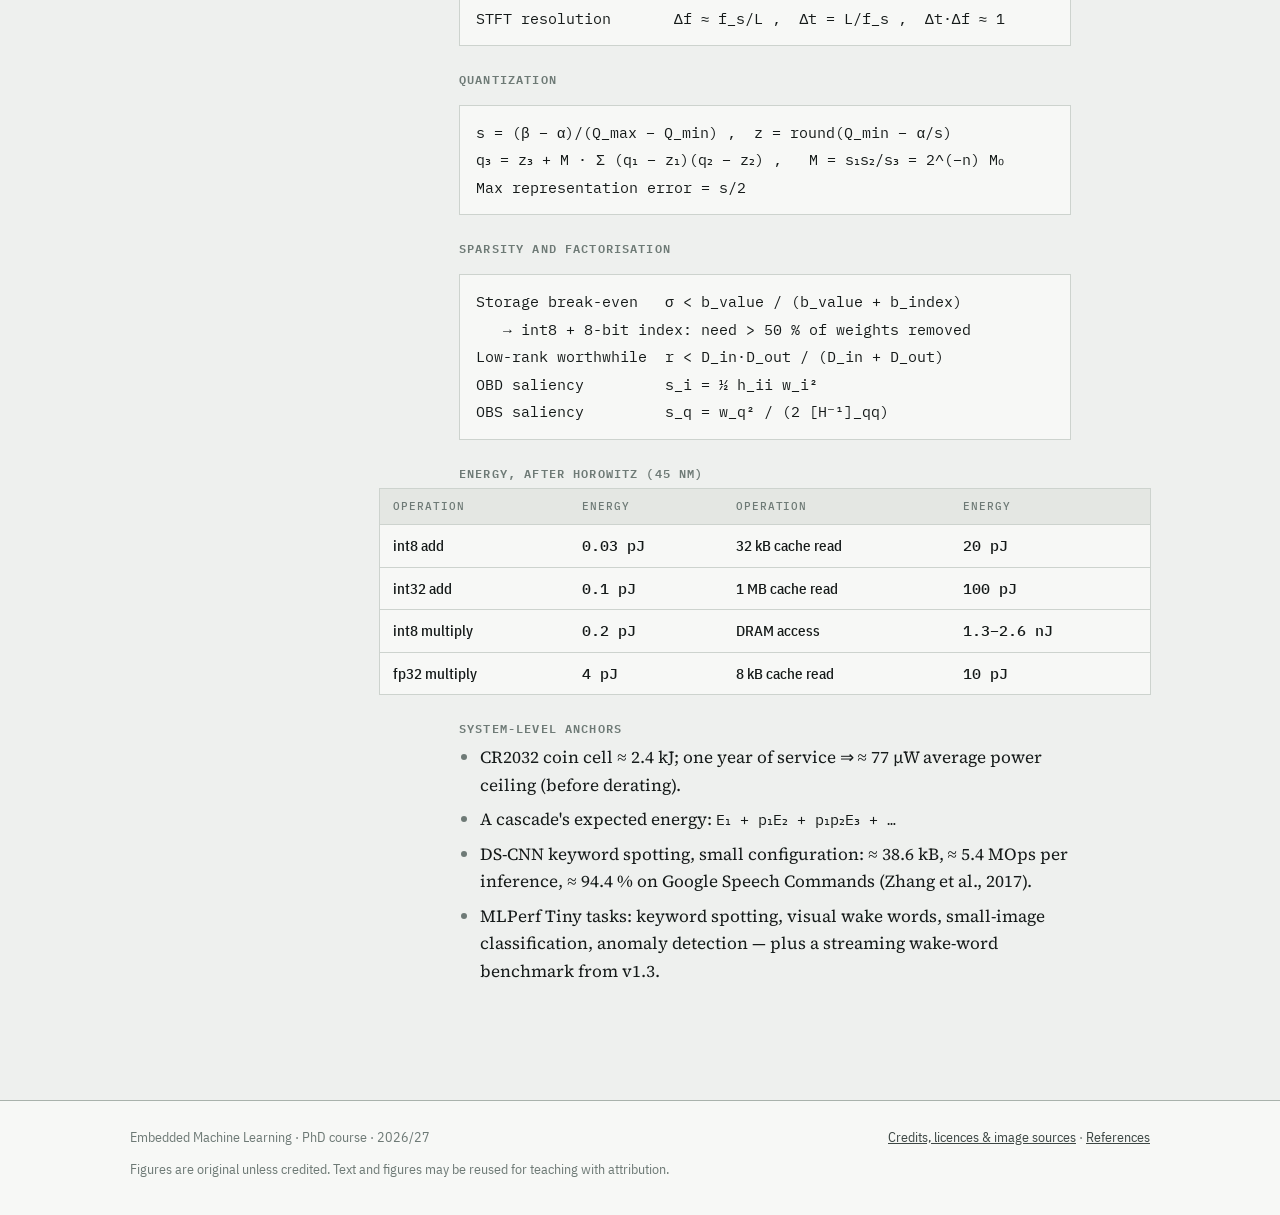
<file: glossary.html>
<!doctype html>
<html lang="en"><head><meta charset="utf-8"><meta name="viewport" content="width=device-width,initial-scale=1"><title>Glossary · Embedded Machine Learning</title><meta name="description" content="Every term the course uses as if it were obvious, defined once, with a link to where it is developed — followed by the formulas and orders of magnitude that most arguments in the course start from."><link rel="stylesheet" href="assets/css/site.css"><link rel="icon" href="assets/favicon.svg" type="image/svg+xml"><script>try{var t=localStorage.getItem("eml-theme");if(t)document.documentElement.setAttribute("data-theme",t)}catch(e){}</script></head><body><a class="skip" href="#content">Skip to content</a><header class="topbar"><div class="in"><a class="brand" href="index.html">Embedded Machine Learning<span>PhD course</span></a><button class="menubtn" aria-expanded="false" aria-controls="topnav">Menu</button><nav class="topnav" id="topnav" aria-label="Course"><a href="index.html">Overview</a><a href="session-1.html"><em>S1</em>Embedded</a><a href="session-2.html"><em>S2</em>Data</a><a href="session-3.html"><em>S3</em>Models</a><a href="session-4.html"><em>S4</em>Hardware</a><a href="presentations.html"><em>S5</em>Presentations</a><a href="glossary.html" aria-current="page">Glossary</a><a href="references.html">References</a></nav><button class="themebtn" type="button" aria-label="Toggle colour theme">◐<span class="tl"> theme</span></button></div></header><div class="pagehead"><div class="inner"><p class="eyebrow">Reference</p><h1>Glossary and numbers worth knowing</h1><p class="sub">Every term the course uses as if it were obvious, defined once, with a link to where it is developed — followed by the formulas and orders of magnitude that most arguments in the course start from.</p></div></div><div class="wrap"><nav class="toc" aria-label="On this page"><details open><summary>On this page</summary><ol class="sec nonum"><li><a href="#basics"><em></em><span>Embedded and machine-learning basics</span></a></li><li><a href="#terms"><em></em><span>Course terms</span></a></li><li><a href="#numbers"><em></em><span>Numbers and formulas worth knowing</span></a></li></ol></details></nav><main id="content"><div class="col">
<h3 id="basics">Embedded and machine-learning basics</h3>
<p>Terms introduced in the primer sections, for participants new to one side of the field.</p>
<h4>Embedded systems</h4>
<dl class="gloss">
<dt>Embedded system</dt><dd>A computer built into a larger product to perform a dedicated function, usually under real-time, memory and energy constraints. <a class="xref" href="session-1.html#embedded">§1.1</a></dd>
<dt>Microcontroller (MCU)</dt><dd>A single chip containing a processor core, flash, SRAM and peripherals; the typical target of TinyML. <a class="xref" href="session-1.html#fig-mcu_anatomy">Fig 1.1</a></dd>
<dt>Flash / MRAM</dt><dd>Non-volatile memory that keeps its contents without power; holds the program and the model weights.</dd>
<dt>SRAM</dt><dd>Fast volatile working memory; holds activations, buffers and the stack. Usually the scarcest resource.</dd>
<dt>Bare-metal / RTOS</dt><dd>Firmware running directly on the hardware, or under a small real-time operating system that schedules tasks with guaranteed timing.</dd>
<dt>DMA</dt><dd>Direct memory access: a hardware engine that moves data (e.g. sensor samples) into memory without the CPU, so the core can sleep.</dd>
<dt>SIMD</dt><dd>Single instruction, multiple data: one instruction operating on several packed values, e.g. two 16-bit multiply–accumulates at once on a Cortex-M4.</dd>
<dt>MEMS</dt><dd>Micro-electro-mechanical system: a microscopic mechanical sensor structure on silicon, as in most microphones and IMUs. <a class="xref" href="session-2.html#sensors">§2.2</a></dd>
<dt>IMU</dt><dd>Inertial measurement unit: accelerometer and gyroscope (sometimes magnetometer) in one package.</dd>
<dt>TinyML</dt><dd>Machine learning on microcontroller-class devices, typically at milliwatt power and below.</dd>
</dl>
<h4>Machine learning</h4>
<dl class="gloss">
<dt>Model, parameters</dt><dd>A function <span class="eqn">f(x; θ)</span> of fixed form whose parameters θ are learned from data. <a class="xref" href="session-1.html#ml-primer">§1.3</a></dd>
<dt>Training / inference</dt><dd>Fitting the parameters to examples (expensive, usually off-device) / evaluating the fitted model on a new input (cheap, on-device).</dd>
<dt>Loss function</dt><dd>A measure of how wrong a prediction is; training minimises its average over the training set. <a class="xref" href="session-3.html#learning">§3.1</a></dd>
<dt>Cross-entropy, softmax</dt><dd>The standard classification loss, −log of the probability assigned to the true class; the softmax turns scores into probabilities.</dd>
<dt>Gradient descent, learning rate</dt><dd>Iteratively moving the parameters against the gradient of the loss; the step size is the learning rate. <a class="xref" href="session-3.html#optimisation">§3.3</a></dd>
<dt>SGD, mini-batch, epoch</dt><dd>Gradient descent with the gradient estimated on a small random batch; one epoch is one pass over the training set.</dd>
<dt>Overfitting / underfitting</dt><dd>Fitting the noise of the training data and failing on new data / being too simple to capture the real pattern. <a class="xref" href="session-3.html#generalisation">§3.2</a></dd>
<dt>Train / validation / test split</dt><dd>Data for fitting / for every design choice / for the final, once-only estimate. <a class="xref" href="session-3.html#fig-data_splits">Fig 3.3</a></dd>
<dt>Hyper-parameter</dt><dd>A setting chosen by the engineer, not learned: learning rate, model size, regularisation strength, window length.</dd>
<dt>Precision, recall</dt><dd>Of the alarms, the fraction that are right / of the real events, the fraction caught. <a class="xref" href="session-3.html#metrics">§3.4</a></dd>
<dt>Neuron, dense layer</dt><dd>A weighted sum plus bias followed by a non-linearity; a layer is many neurons sharing the same inputs, i.e. a matrix–vector product. <a class="xref" href="session-3.html#neurons">§3.10</a></dd>
<dt>Activation (function)</dt><dd>The non-linearity φ applied element-wise (ReLU, sigmoid…). "Activations" also means the intermediate tensors a network produces — the quantity that sizes SRAM.</dd>
<dt>Backpropagation</dt><dd>Computing all parameter gradients by the chain rule, layer by layer from output to input; requires the stored activations of every layer.</dd>
<dt>Convolutional layer</dt><dd>A layer that slides small shared kernels over the input; few parameters, translation-equivariant. <a class="xref" href="session-3.html#cnn">§3.11</a></dd>
</dl>

<h3 id="terms">Course terms</h3>


<h4>Cost and performance</h4>
<dl class="gloss">
<dt>MAC / MAdd</dt><dd>One multiply–accumulate: <span class="eqn">a += b·c</span>. Depending on the paper, counted as one or two FLOPs — always check which. <a class="xref" href="session-3.html#sec-3-12">§3.12</a></dd>
<dt>Arithmetic intensity</dt><dd>MACs performed per byte of memory traffic. Determines whether a kernel can reach peak compute. <a class="xref" href="session-4.html#sec-4-3">§4.3</a></dd>
<dt>Roofline</dt><dd>The bound <span class="eqn">P ≤ min(π, β·I)</span>: performance is limited by peak compute or by bandwidth × intensity, whichever is smaller. <a class="xref" href="session-4.html#sec-4-2">§4.2</a></dd>
<dt>Ridge point</dt><dd><span class="eqn">I* = π/β</span>, the arithmetic intensity above which a kernel can be compute-bound. <a class="xref" href="session-4.html#sec-4-2">§4.2</a></dd>
<dt>Compute-bound</dt><dd>Time is dominated by arithmetic; reducing operations reduces latency. <a class="xref" href="session-4.html#sec-4-2">§4.2</a></dd>
<dt>Memory-bound</dt><dd>Time is dominated by waiting for operands; reducing operations changes nothing. <a class="xref" href="session-4.html#sec-4-3">§4.3</a></dd>
<dt>Peak activation memory</dt><dd>The maximum bytes of intermediate tensors that must be live simultaneously. The budget that decides whether a CNN fits on an MCU. <a class="xref" href="session-1.html#sec-1-6">§1.6</a></dd>
<dt>Arena</dt><dd>The single statically-sized buffer in which an MCU runtime places every intermediate tensor, planned offline as a packing problem. <a class="xref" href="session-4.html#sec-4-15">§4.15</a></dd>
<dt>Duty cycle</dt><dd>The fraction of time a system is awake. Converts an energy-per-inference figure into an average power. <a class="xref" href="session-1.html#sec-1-6">§1.6</a></dd>
<dt>Cascade</dt><dd>A chain of increasingly expensive models, each gating the next, so the expensive ones run rarely. <a class="xref" href="session-1.html#sec-1-8">§1.8</a></dd>
<dt>Dennard scaling</dt><dd>The pre-2004 regime in which shrinking transistors also allowed lower voltage, giving more speed at constant power. Its end is why this field exists. <a class="xref" href="session-1.html#sec-1-2">§1.2</a></dd>
</dl>

<h4>Signals and features</h4>
<dl class="gloss">
<dt>Nyquist rate</dt><dd>Twice the highest frequency present. Sampling below it folds high frequencies onto low ones irreversibly. <a class="xref" href="session-2.html#sec-2-4">§2.4</a></dd>
<dt>Aliasing</dt><dd>The additive overlap of spectral replicas caused by undersampling. Cannot be undone digitally. <a class="xref" href="session-2.html#sec-2-4">§2.4</a></dd>
<dt>ENOB</dt><dd>Effective number of bits, <span class="eqn">(SINAD − 1.76)/6.02</span>. What a converter actually delivers, as opposed to its nominal word length. <a class="xref" href="session-2.html#sec-2-5">§2.5</a></dd>
<dt>SQNR</dt><dd>Signal-to-quantization-noise ratio, <span class="eqn">≈ 6.02N + 1.76</span> dB for a full-scale sine. Also the per-layer diagnostic for quantization bugs. <a class="xref" href="session-2.html#sec-2-5">§2.5</a>, <a class="xref" href="session-3-compression.html#sec-3-29">§3.29</a></dd>
<dt>Dither</dt><dd>Small noise added before quantization to decorrelate the error, converting structured distortion into benign hiss. <a class="xref" href="session-2.html#sec-2-5">§2.5</a></dd>
<dt>STFT</dt><dd>Short-time Fourier transform: windowed transforms of overlapping segments, giving a time–frequency picture. <a class="xref" href="session-2.html#sec-2-12">§2.12</a></dd>
<dt>Spectral leakage</dt><dd>Energy from one frequency appearing in neighbouring bins because the window truncates the signal. Controlled by the window shape. <a class="xref" href="session-2.html#sec-2-12">§2.12</a></dd>
<dt>Mel scale</dt><dd><span class="eqn">m = 2595 log₁₀(1 + f/700)</span>, an approximation of human auditory frequency resolution. <a class="xref" href="session-2.html#sec-2-13">§2.13</a></dd>
<dt>MFCC</dt><dd>Mel-frequency cepstral coefficients: DCT of log mel-band energies. The DCT exists to decorrelate for diagonal-covariance GMMs and should usually be dropped for CNNs. <a class="xref" href="session-2.html#sec-2-13">§2.13</a></dd>
<dt>Mutual information</dt><dd><span class="eqn">I(X;Y) = H(Y) − H(Y|X)</span>: how many nats knowing <span class="eqn">X</span> saves you about <span class="eqn">Y</span>. Detects non-linear dependence that correlation misses. <a class="xref" href="session-2.html#sec-2-15">§2.15</a></dd>
<dt>Polyphase / CIC</dt><dd>Decimation structures that compute only the samples that survive (polyphase) or need no multipliers at all (CIC). <a class="xref" href="session-2.html#sec-2-7">§2.7</a></dd>
</dl>

<h4>Models</h4>
<dl class="gloss">
<dt>Support vector</dt><dd>A training point with non-zero dual coefficient. Kernel-SVM inference cost is proportional to how many there are. <a class="xref" href="session-3.html#sec-3-8">§3.8</a></dd>
<dt>Kernel trick</dt><dd>Replacing inner products with a kernel function to fit a linear model in a feature space never constructed. <a class="xref" href="session-3.html#sec-3-8">§3.8</a></dd>
<dt>Random features</dt><dd>An explicit finite map whose inner products approximate a kernel, removing the dependence on the number of support vectors. <a class="xref" href="session-3.html#sec-3-8">§3.8</a></dd>
<dt>Calibration</dt><dd>The property that a score of 0.3 means a 30&nbsp;% chance. Required for any transferable threshold. <a class="xref" href="session-3.html#sec-3-5">§3.5</a></dd>
<dt>Depthwise separable convolution</dt><dd>A spatial depthwise stage plus a 1×1 channel-mixing stage; reduces arithmetic by <span class="eqn">1/C<sub>out</sub> + 1/k²</span>. <a class="xref" href="session-3.html#sec-3-13">§3.13</a></dd>
<dt>Inverted residual</dt><dd>Expand → depthwise → project, with the skip connecting the <i>narrow</i> ends so that only a small tensor stays live. <a class="xref" href="session-3.html#sec-3-18">§3.18</a></dd>
<dt>Linear bottleneck</dt><dd>Omitting the non-linearity after the narrow projection, because a ReLU in a low-dimensional space destroys information irrecoverably. <a class="xref" href="session-3.html#sec-3-18">§3.18</a></dd>
<dt>Squeeze-and-excitation</dt><dd>Channel-wise attention from a global average. Cheap in MACs, awkward in deployment because of the global reduction. <a class="xref" href="session-3.html#sec-3-18">§3.18</a></dd>
<dt>Receptive field</dt><dd>The span of input that influences one output. Must exceed the duration of the event being detected. <a class="xref" href="session-3.html#sec-3-15">§3.15</a></dd>
<dt>Streaming inference</dt><dd>Keeping per-layer ring buffers so overlapping windows recompute only the new columns. <a class="xref" href="session-3.html#sec-3-15">§3.15</a></dd>
</dl>

<h4>Compression</h4>
<dl class="gloss">
<dt>Affine quantization</dt><dd><span class="eqn">x ≈ s(q − z)</span> with an integer zero-point so that real zero is exactly representable. <a class="xref" href="session-3-compression.html#sec-3-23">§3.23</a></dd>
<dt>Zero-point</dt><dd>The integer that maps to real 0. Its exactness matters because padding introduces zeros everywhere. <a class="xref" href="session-3-compression.html#sec-3-23">§3.23</a></dd>
<dt>Requantization</dt><dd>Rescaling the int32 accumulator to the output scale by <span class="eqn">M = s₁s₂/s₃</span>, implemented as a fixed-point multiply and shift. <a class="xref" href="session-3-compression.html#sec-3-24">§3.24</a></dd>
<dt>Per-channel quantization</dt><dd>One weight scale per output channel. The standard fix for depthwise layers, whose per-channel ranges differ by orders of magnitude. <a class="xref" href="session-3-compression.html#sec-3-25">§3.25</a></dd>
<dt>PTQ / QAT</dt><dd>Post-training quantization (calibration only, no labels) versus quantization-aware training (fake quantization in the forward pass). <a class="xref" href="session-3-compression.html#sec-3-27">§3.27</a>, <a class="xref" href="session-3-compression.html#sec-3-28">§3.28</a></dd>
<dt>Straight-through estimator</dt><dd>Defining the backward pass of a rounding node to be the identity, so gradients survive a non-differentiable forward. <a class="xref" href="session-3-compression.html#sec-3-28">§3.28</a></dd>
<dt>Cross-layer equalisation</dt><dd>Rescaling consecutive layers by <span class="eqn">S</span> and <span class="eqn">S<sup>−1</sup></span> — exact for ReLU — to equalise channel ranges before quantizing. <a class="xref" href="session-3-compression.html#sec-3-27">§3.27</a></dd>
<dt>AdaRound</dt><dd>Learning per-weight rounding directions against a layer-wise reconstruction objective instead of rounding to nearest. <a class="xref" href="session-3-compression.html#sec-3-27">§3.27</a></dd>
<dt>Unstructured / structured / N:M sparsity</dt><dd>Scattered zeros (best accuracy, no speedup), whole channels removed (smaller dense model), or exactly N of every M zero (fixed pattern hardware can decode). <a class="xref" href="session-3-compression.html#sec-3-30">§3.30</a></dd>
<dt>Saliency</dt><dd>The predicted loss increase from deleting a parameter: <span class="eqn">½h<sub>ii</sub>w<sub>i</sub>²</span> under OBD&rsquo;s diagonal-Hessian assumption. <a class="xref" href="session-3-compression.html#sec-3-31">§3.31</a></dd>
<dt>Lottery ticket</dt><dd>A sparse subnetwork that, trained from its original initialisation, matches the dense network. <a class="xref" href="session-3-compression.html#sec-3-32">§3.32</a></dd>
<dt>Break-even sparsity</dt><dd><span class="eqn">σ &lt; b<sub>value</sub>/(b<sub>value</sub>+b<sub>index</sub>)</span> — below it, a sparse format is larger than the dense one. <a class="xref" href="session-3-compression.html#sec-3-33">§3.33</a></dd>
<dt>Knowledge distillation</dt><dd>Training a student on a teacher&rsquo;s softened output distribution rather than on labels alone. <a class="xref" href="session-3-compression.html#sec-3-38">§3.38</a></dd>
<dt>Dark knowledge</dt><dd>The teacher&rsquo;s relative ranking over the <i>wrong</i> classes — the similarity structure a one-hot label cannot express. <a class="xref" href="session-3-compression.html#sec-3-37">§3.37</a></dd>
<dt>Capacity gap</dt><dd>The point beyond which a stronger teacher yields a worse student, because the student cannot represent its function. <a class="xref" href="session-3-compression.html#sec-3-40">§3.40</a></dd>
</dl>

<h4>Hardware and systems</h4>
<dl class="gloss">
<dt>SIMD / SIMT</dt><dd>One instruction over several data lanes (CPU vector units) or over a lock-step group of threads (GPU warps). <a class="xref" href="session-4.html#sec-4-1">§4.1</a>, <a class="xref" href="session-4.html#sec-4-9">§4.9</a></dd>
<dt>Warp divergence</dt><dd>Both sides of a branch executing in sequence with inactive lanes masked. Why data-dependent control flow is expensive on GPUs. <a class="xref" href="session-4.html#sec-4-9">§4.9</a></dd>
<dt>Systolic array</dt><dd>A grid of processing elements passing operands to neighbours, so <span class="eqn">N²</span> MACs per cycle need only <span class="eqn">2N</span> external fetches. <a class="xref" href="session-4.html#sec-4-10">§4.10</a></dd>
<dt>Dataflow</dt><dd>Which quantity an accelerator pins in its processing elements — weights, outputs, or a row of each — and therefore which reuse it captures. <a class="xref" href="session-4.html#sec-4-10">§4.10</a></dd>
<dt>TCM</dt><dd>Tightly-coupled memory: small single-cycle SRAM addressed directly, with no cache logic. Placement is yours to decide. <a class="xref" href="session-4.html#sec-4-1">§4.1</a></dd>
<dt>DMA</dt><dd>A peripheral that moves data without the core, enabling double-buffered acquisition during inference. <a class="xref" href="session-4.html#sec-4-6">§4.6</a></dd>
<dt>im2col</dt><dd>Reshaping convolution into a matrix multiply by materialising overlapping patches — at a <span class="eqn">k²</span> memory blow-up that a partial version avoids. <a class="xref" href="session-4.html#sec-4-5">§4.5</a></dd>
<dt>Winograd</dt><dd>Trading multiplications for additions and transforms; 2.25× fewer multiplies for F(2×2, 3×3), at some numerical cost. <a class="xref" href="session-4.html#sec-4-5">§4.5</a></dd>
<dt>Operator fusion</dt><dd>Computing several graph operations in one pass so intermediates never reach memory. Saves traffic, not arithmetic. <a class="xref" href="session-4.html#sec-4-15">§4.15</a></dd>
<dt>Analog in-memory computing</dt><dd>Storing weights as conductances so Ohm&rsquo;s and Kirchhoff&rsquo;s laws perform the matrix–vector product in place. <a class="xref" href="session-4.html#sec-4-12">§4.12</a></dd>
<dt>MLPerf Tiny</dt><dd>The community benchmark for tiny systems: keyword spotting, visual wake words, image classification, anomaly detection — with measured energy, plus a streaming task from v1.3. <a href="presentations.html#topic-d">Topic D</a></dd>
<dt>Covariate / concept / label shift</dt><dd>The inputs move, the input–label relationship moves, or only the class priors move. Different symptoms, different fixes. <a class="xref" href="session-4.html#sec-4-19">§4.19</a></dd>
<dt>Federated learning</dt><dd>Training by averaging locally-computed updates so raw data never leaves the device. <a class="xref" href="session-4.html#sec-4-20">§4.20</a></dd>
</dl>


<h3 id="numbers">Numbers and formulas worth knowing</h3>


<h5>Cost formulas</h5>
<div class="eq">Conv2D MACs        = H · W · k² · C_in · C_out
Depthwise MACs     = H · W · k² · C_in
Pointwise MACs     = H · W · C_in · C_out
Separable / dense ratio = 1/C_out + 1/k²      (≈ 1/9 for k = 3)
Dense MACs         = D_in · D_out
LSTM parameters    = 4 · [ n(m + n) + n ]
Peak SRAM          = max over layers of ( |in| + |out| + live skips )
Receptive field    R_i = R_{i−1} + (k_i − 1) · d_i · Π_{j&lt;i} s_j</div>

<h5>Performance</h5>
<div class="eq">Arithmetic intensity  I = MACs / bytes moved
Roofline              P ≤ min( π , β · I )
Ridge point           I* = π / β
Cache tile size       b ≤ √( S / (3 · element_bytes) )
Reuse in a b×b tile   = b / 2</div>

<h5>Signals</h5>
<div class="eq">Nyquist               f_s > 2 · f_max
Quantization noise    σ² = q² / 12
Converter SQNR        ≈ 6.02 N + 1.76 dB
ENOB                  = (SINAD − 1.76) / 6.02
Averaging M samples   SNR gain = 10 log₁₀ M  (≈ 3 dB per doubling)
Mel scale             m = 2595 · log₁₀(1 + f/700)
STFT resolution       Δf ≈ f_s/L ,  Δt = L/f_s ,  Δt·Δf ≈ 1</div>

<h5>Quantization</h5>
<div class="eq">s = (β − α)/(Q_max − Q_min) ,  z = round(Q_min − α/s)
q₃ = z₃ + M · Σ (q₁ − z₁)(q₂ − z₂) ,   M = s₁s₂/s₃ = 2^(−n) M₀
Max representation error = s/2</div>

<h5>Sparsity and factorisation</h5>
<div class="eq">Storage break-even   σ &lt; b_value / (b_value + b_index)
   → int8 + 8-bit index: need > 50 % of weights removed
Low-rank worthwhile  r &lt; D_in·D_out / (D_in + D_out)
OBD saliency         s_i = ½ h_ii w_i²
OBS saliency         s_q = w_q² / (2 [H⁻¹]_qq)</div>

<h5>Energy, after Horowitz (45 nm)</h5>
<div class="tw"><table>
<thead><tr><th>Operation</th><th class="num">Energy</th><th>Operation</th><th class="num">Energy</th></tr></thead>
<tbody>
<tr><td>int8 add</td><td class="num">0.03 pJ</td><td>32 kB cache read</td><td class="num">20 pJ</td></tr>
<tr><td>int32 add</td><td class="num">0.1 pJ</td><td>1 MB cache read</td><td class="num">100 pJ</td></tr>
<tr><td>int8 multiply</td><td class="num">0.2 pJ</td><td>DRAM access</td><td class="num">1.3–2.6 nJ</td></tr>
<tr><td>fp32 multiply</td><td class="num">4 pJ</td><td>8 kB cache read</td><td class="num">10 pJ</td></tr>
</tbody>
</table></div>

<h5>System-level anchors</h5>
<ul>
  <li>CR2032 coin cell ≈ 2.4 kJ; one year of service ⇒ ≈ 77 µW average power ceiling (before derating).</li>
  <li>A cascade's expected energy: <span class="eqn">E₁ + p₁E₂ + p₁p₂E₃ + …</span></li>
  <li>DS-CNN keyword spotting, small configuration: ≈ 38.6 kB, ≈ 5.4 MOps per inference, ≈ 94.4 % on Google Speech Commands (Zhang et al., 2017).</li>
  <li>MLPerf Tiny tasks: keyword spotting, visual wake words, small-image classification, anomaly detection — plus a streaming wake-word benchmark from v1.3.</li>
</ul>

</div></main></div><footer class="site"><div class="in"><span>Embedded Machine Learning · PhD course · 2026/27</span><span><a href="credits.html">Credits, licences &amp; image sources</a> · <a href="references.html">References</a></span><span>Figures are original unless credited. Text and figures may be reused for teaching with attribution.</span></div></footer><script src="assets/js/site.js" defer></script></body></html>
</file>
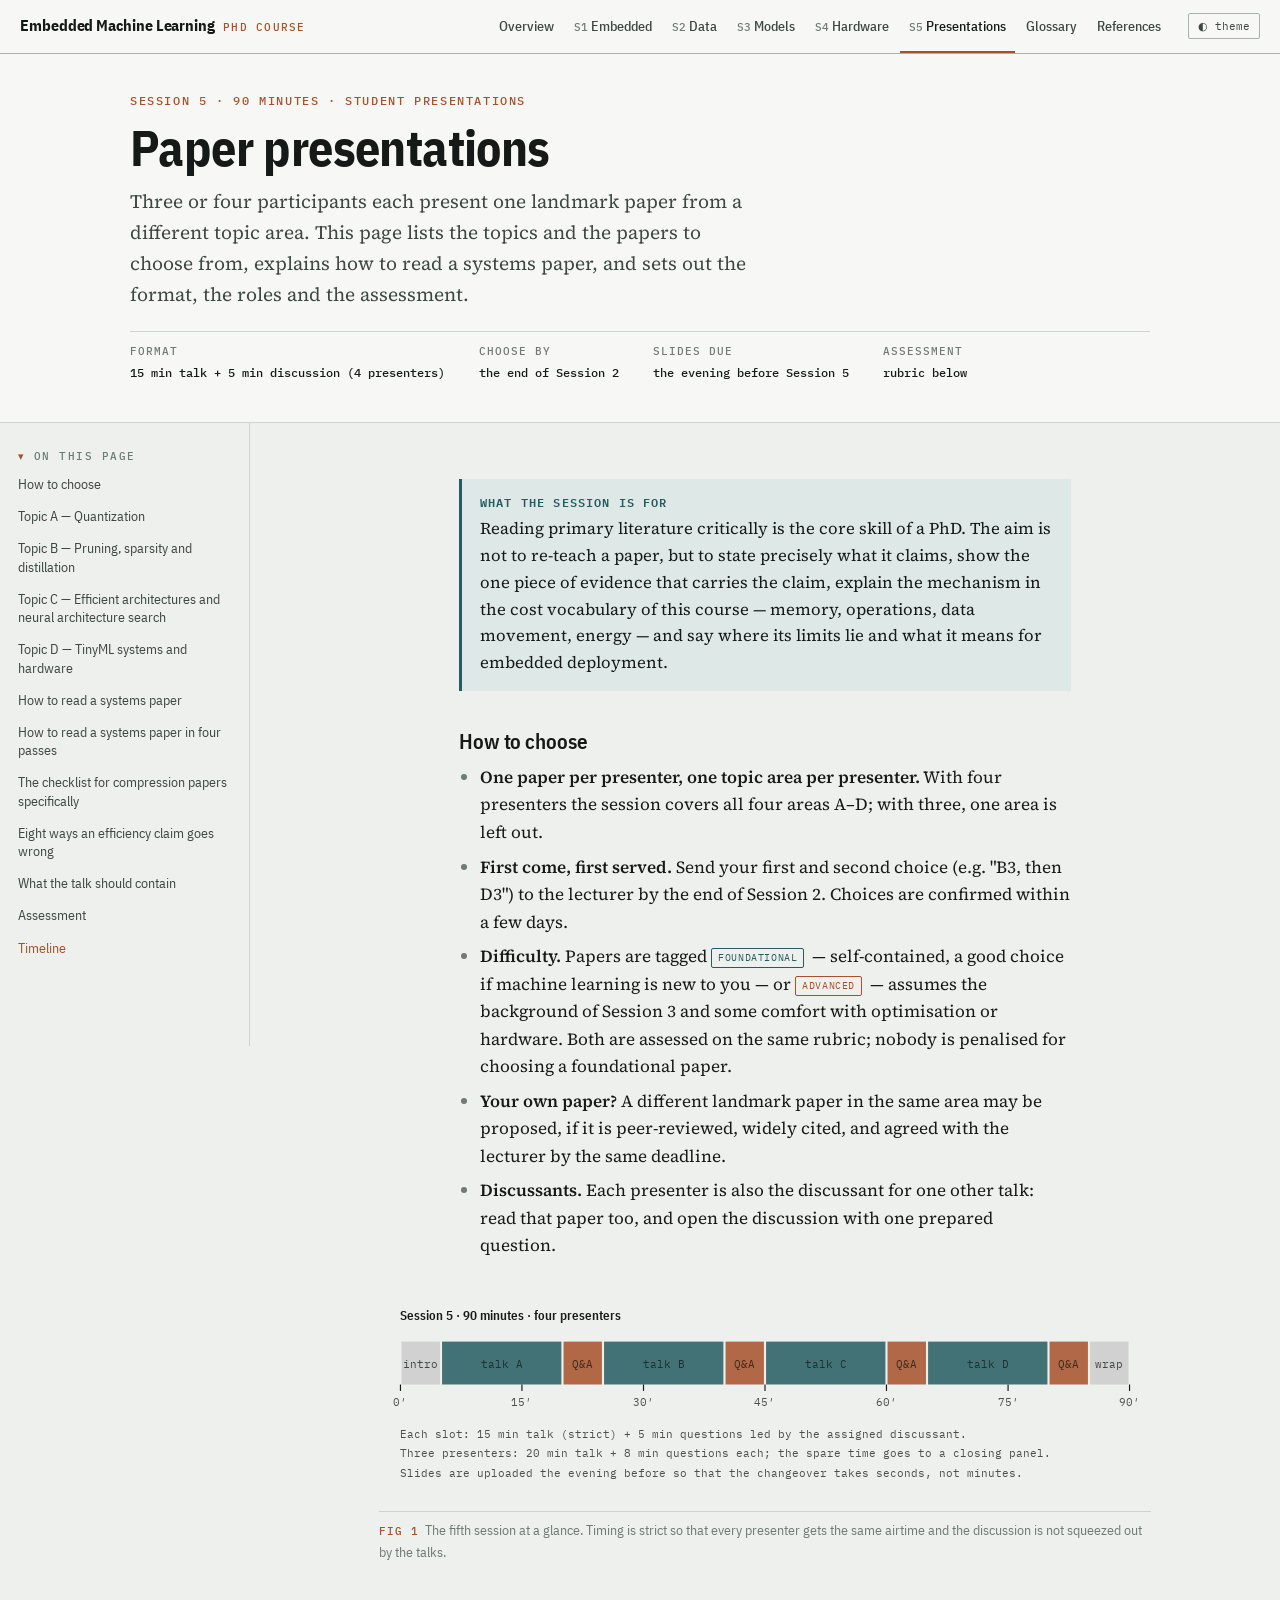
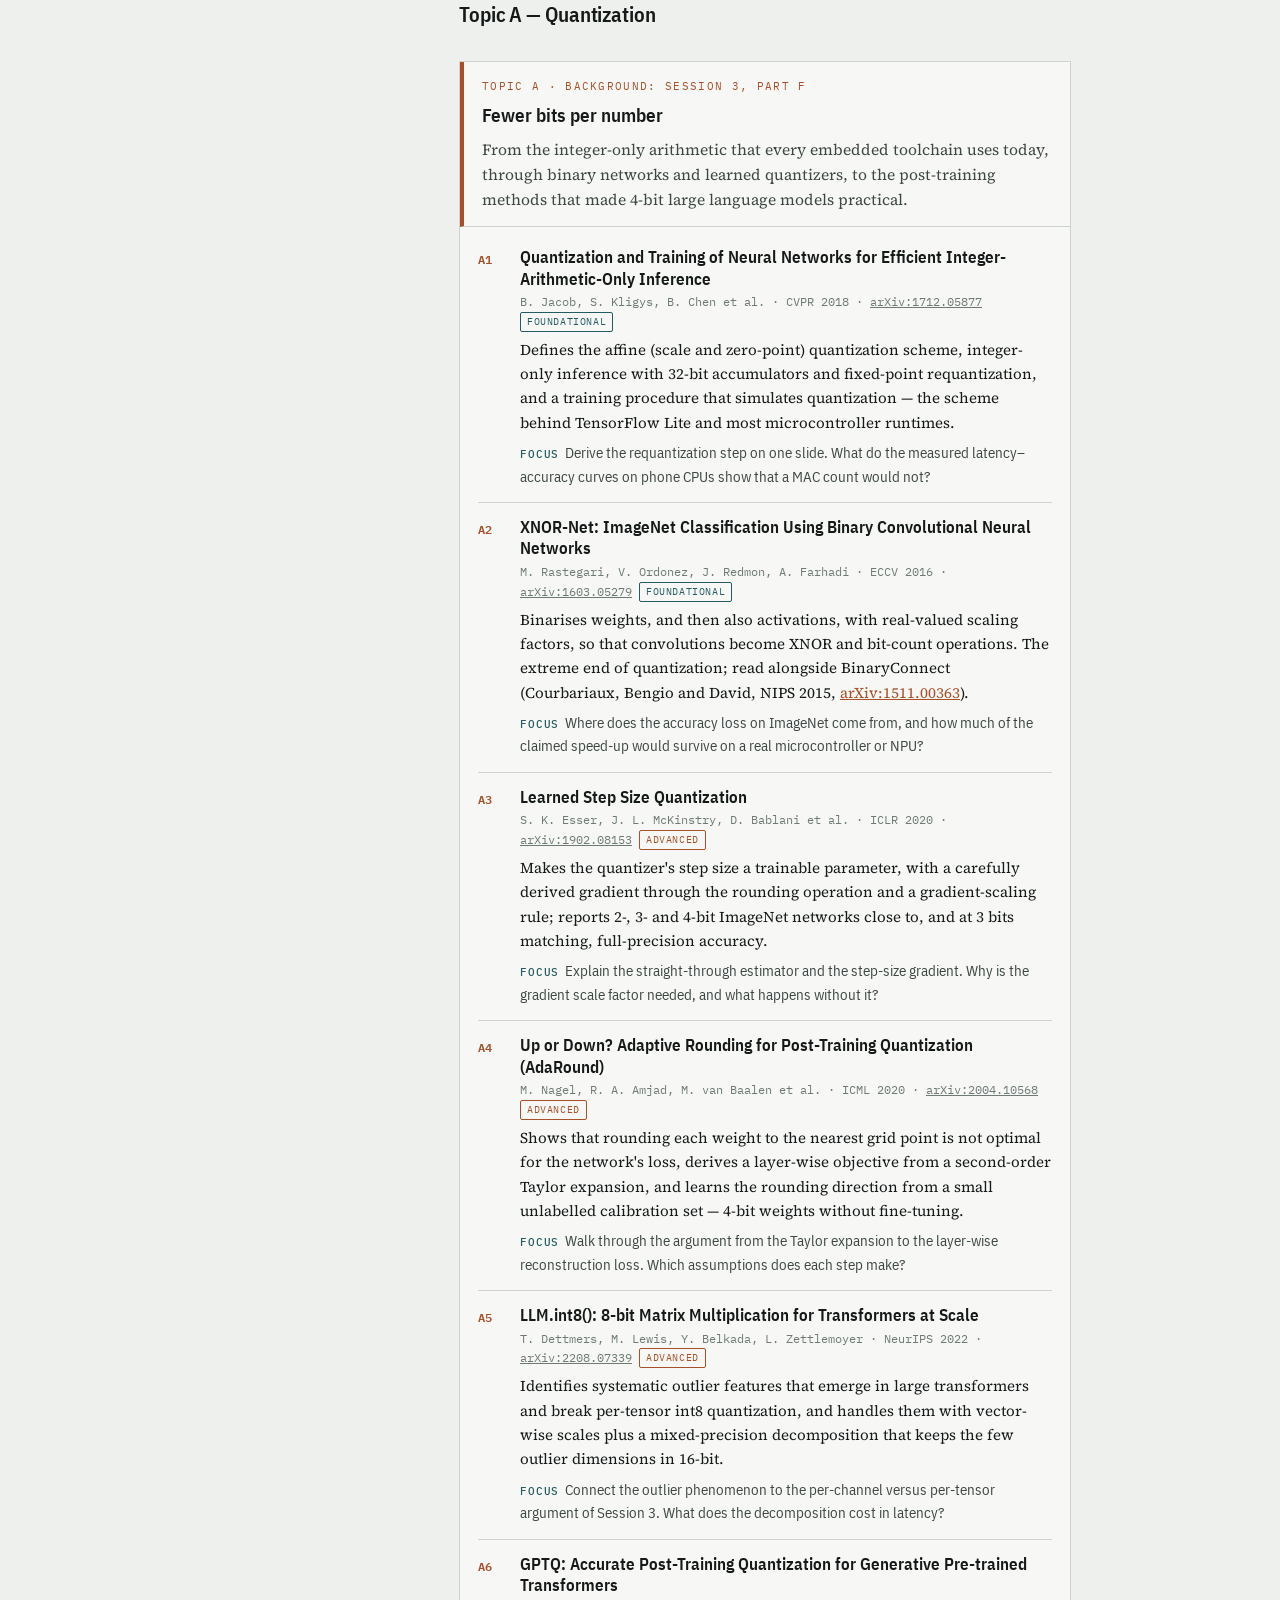
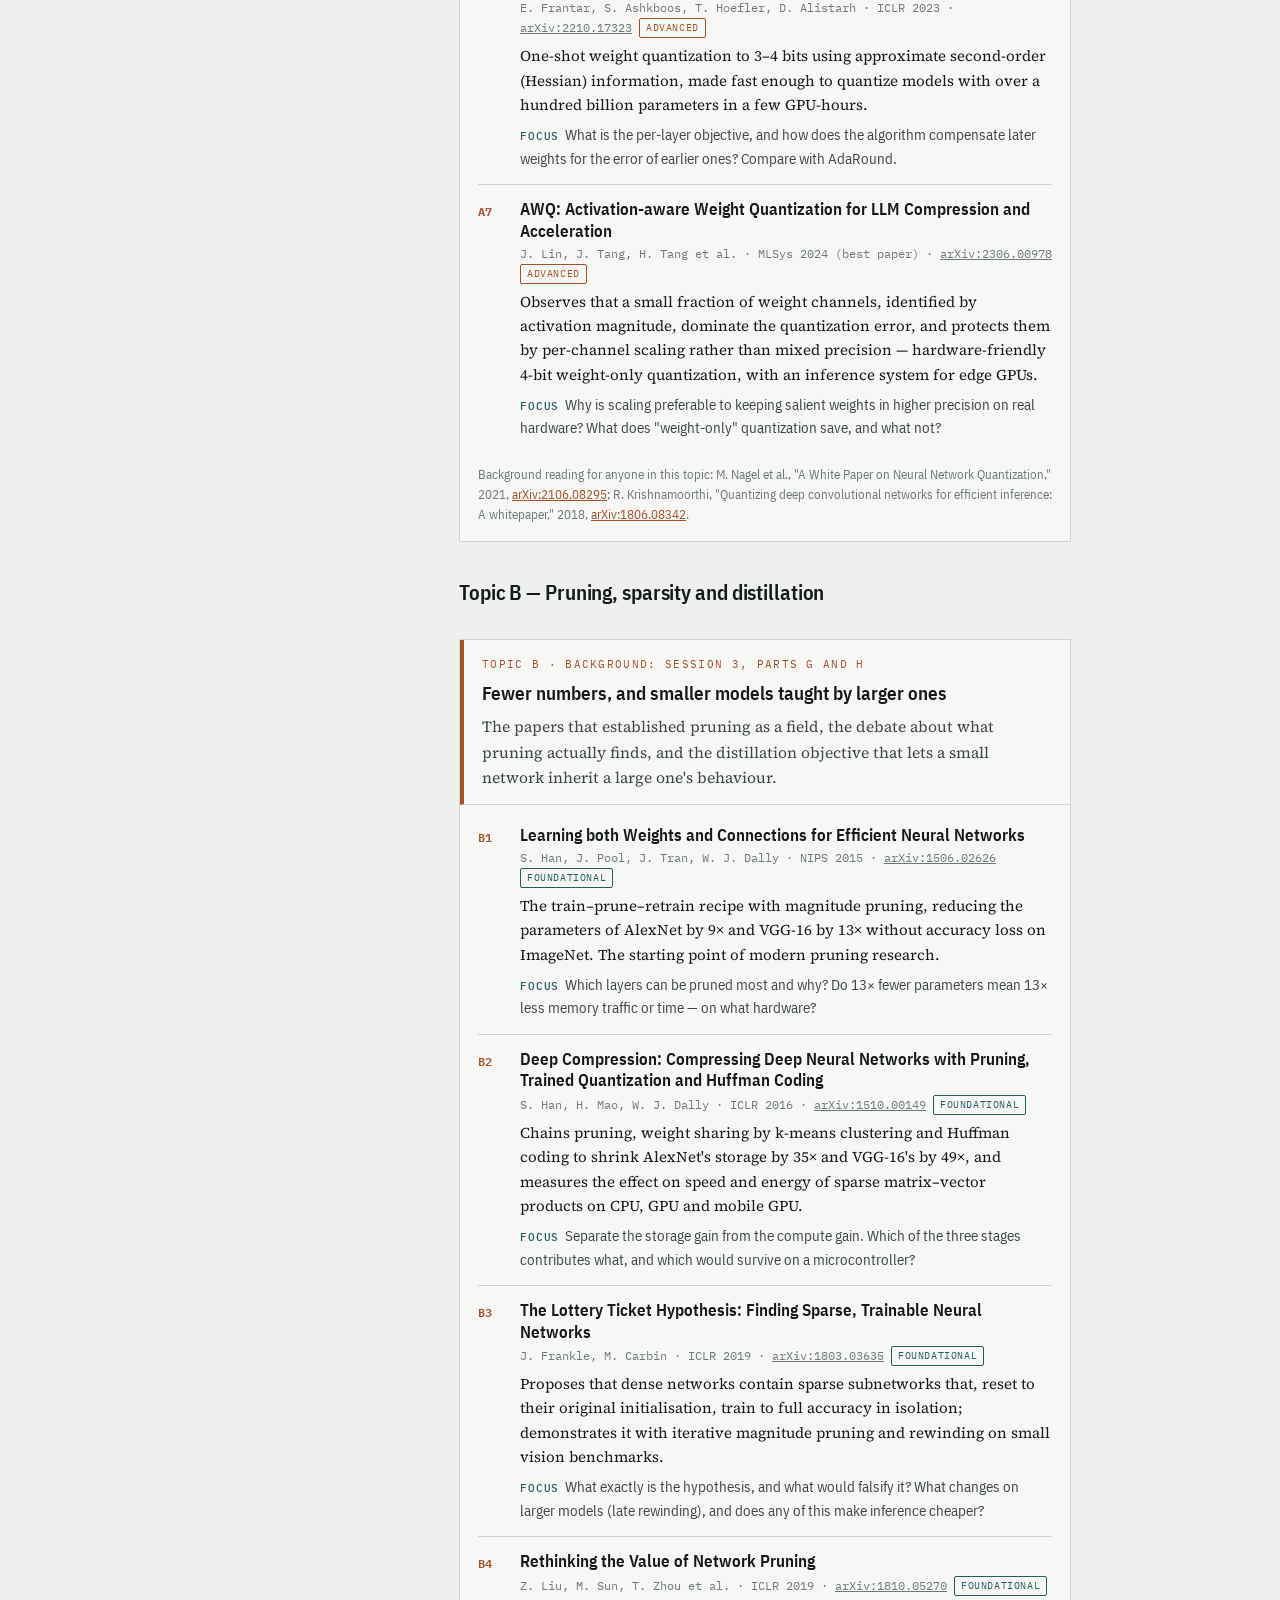
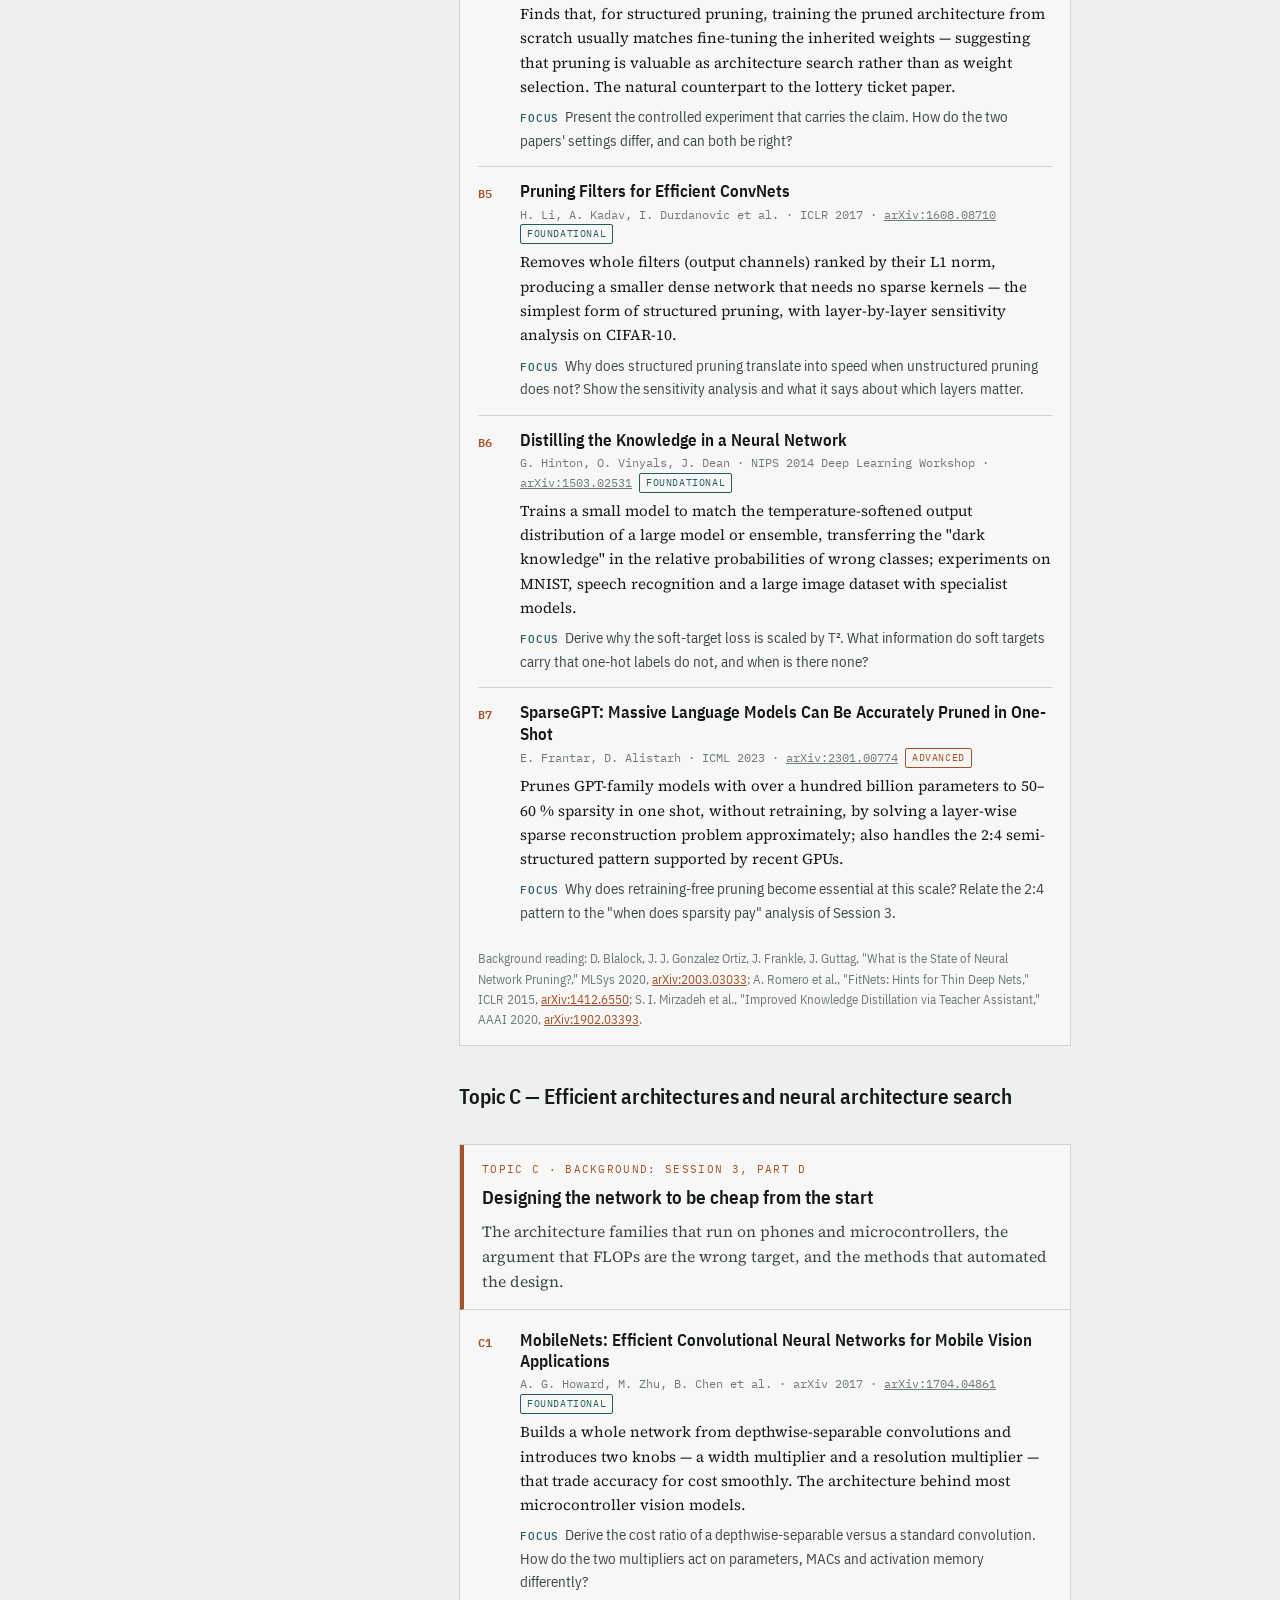
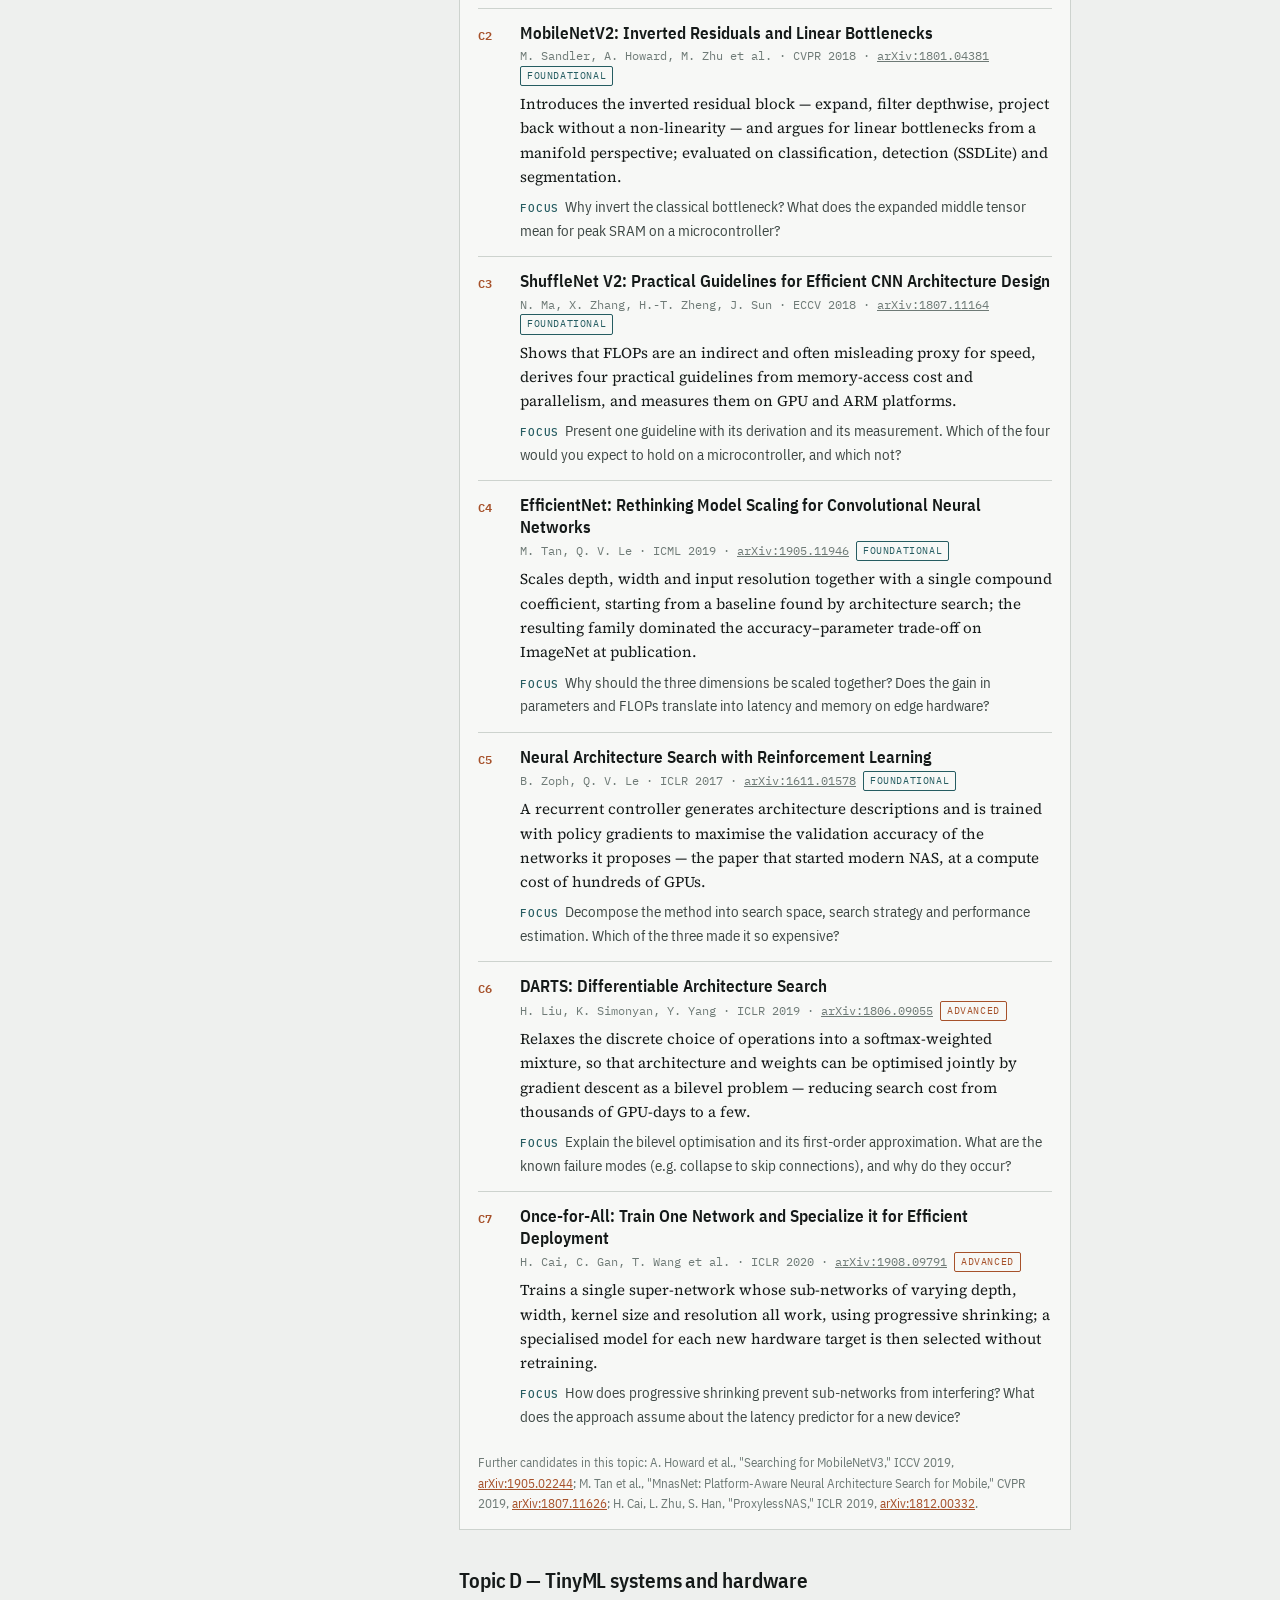
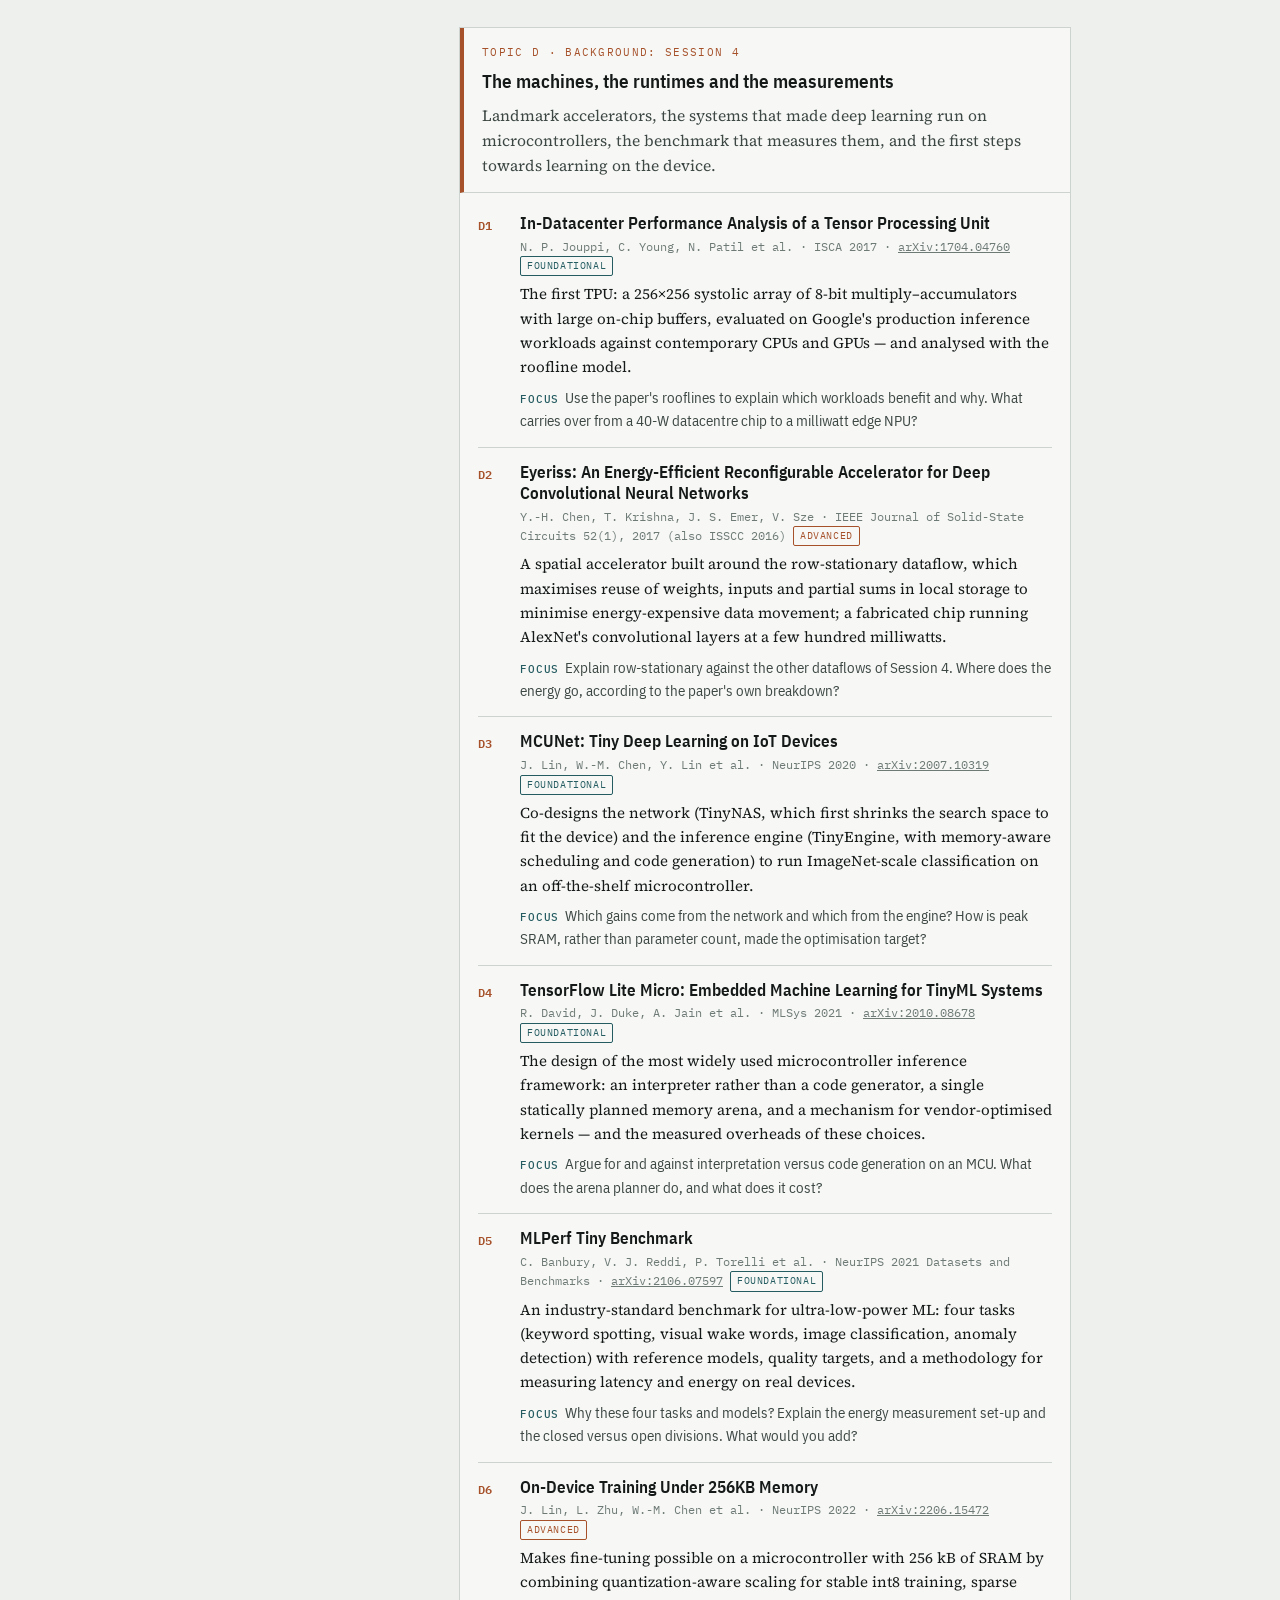
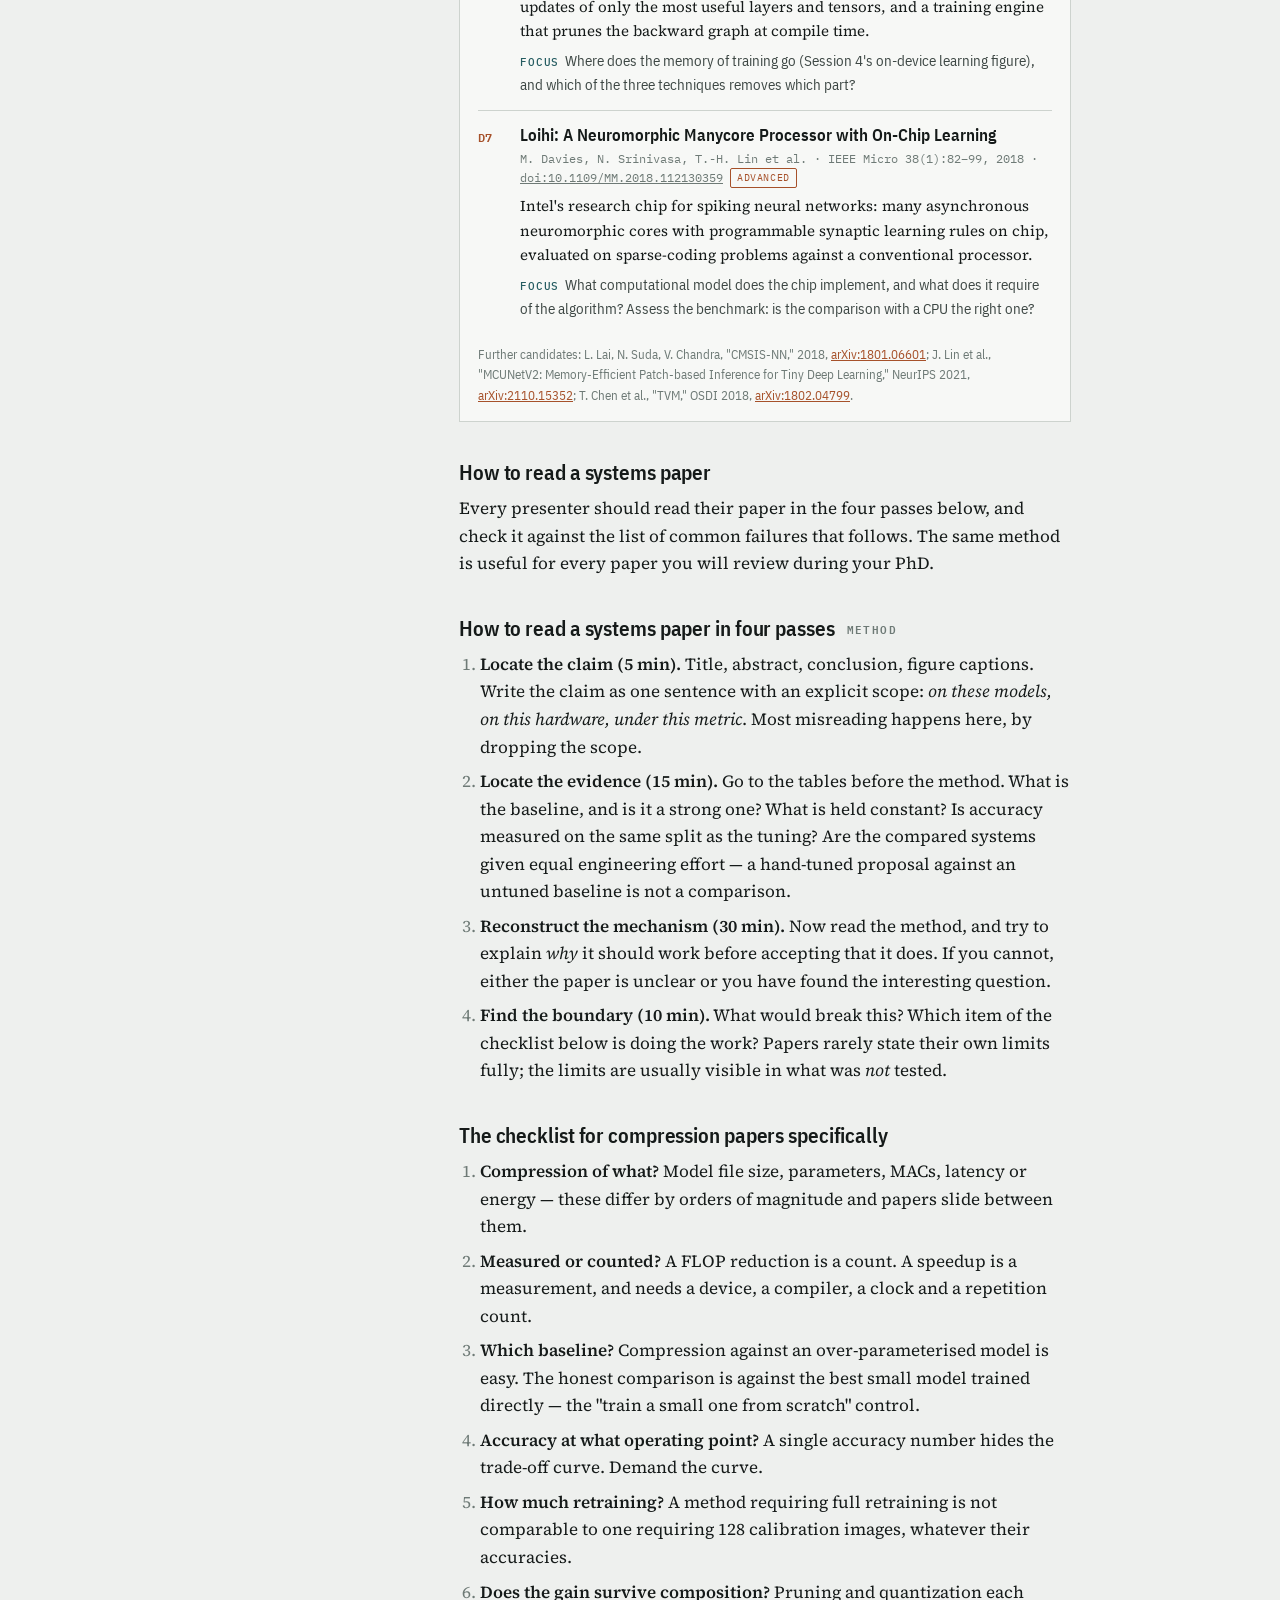
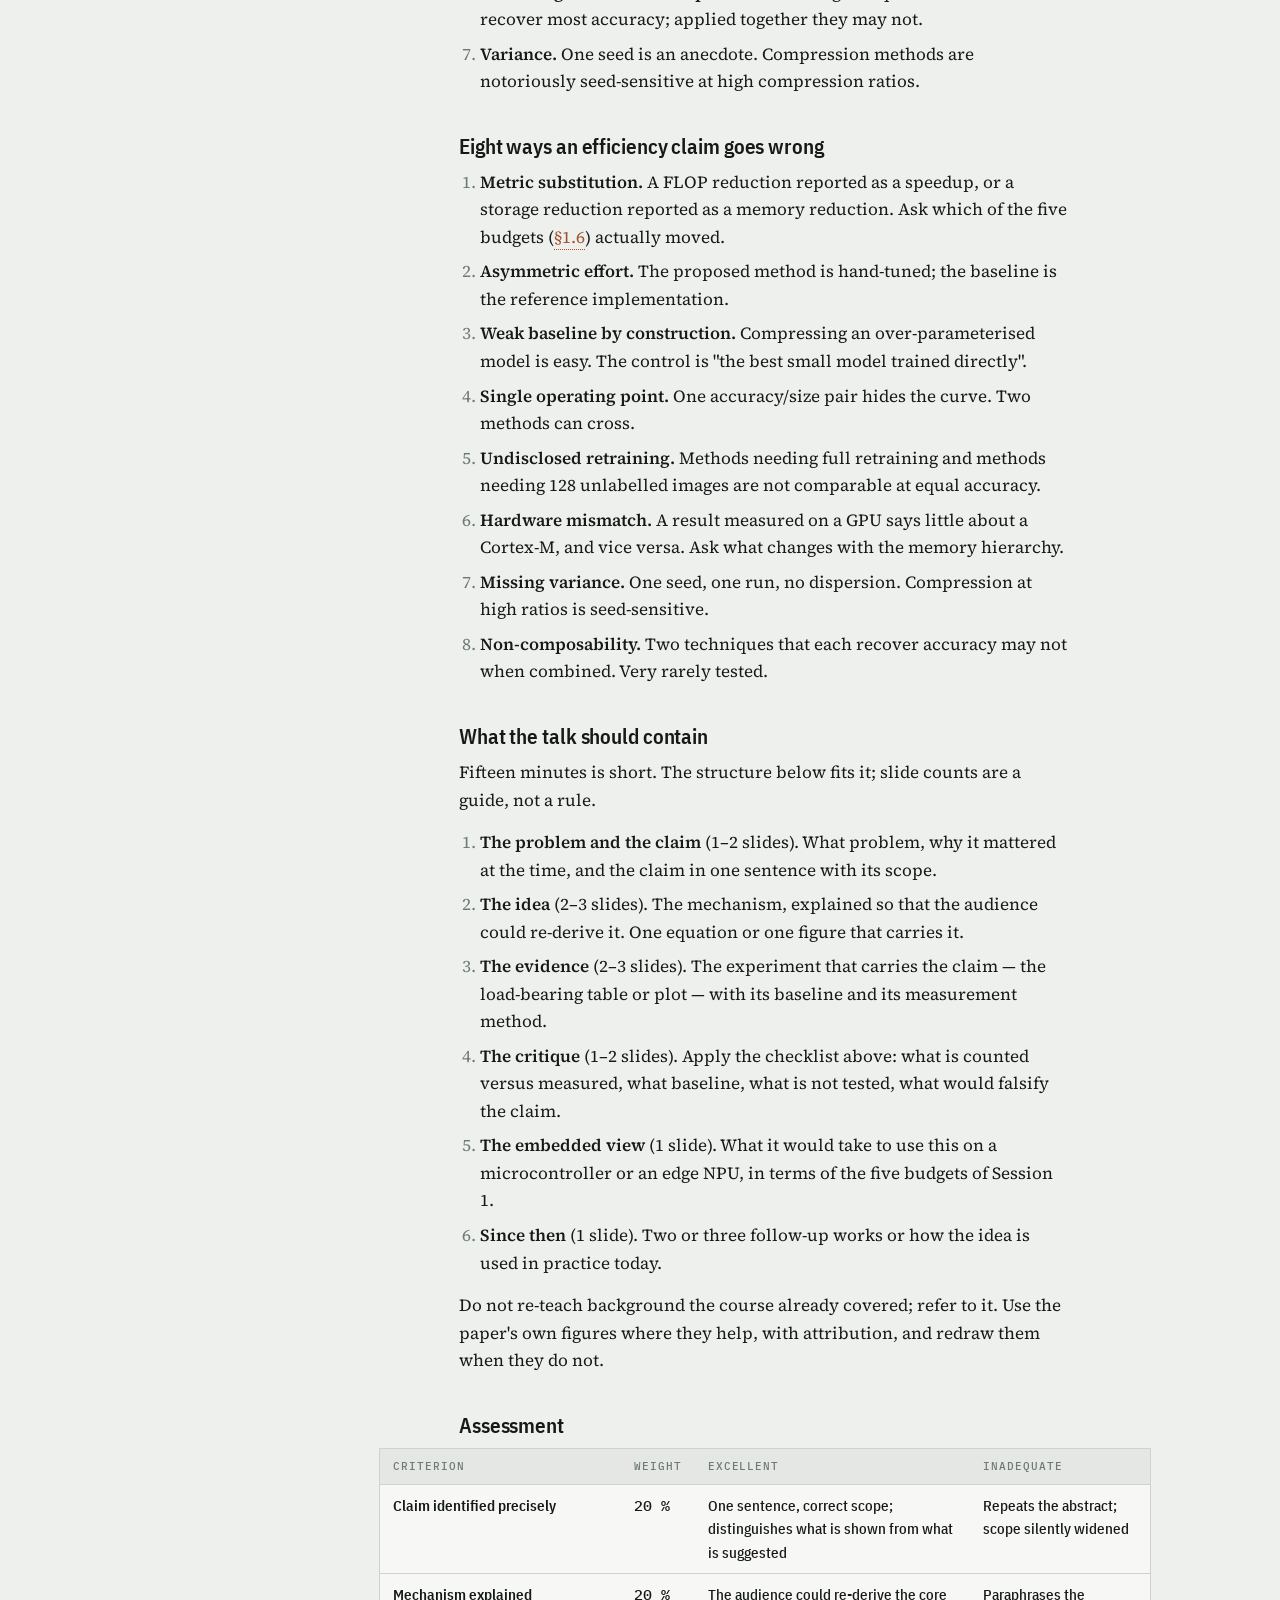
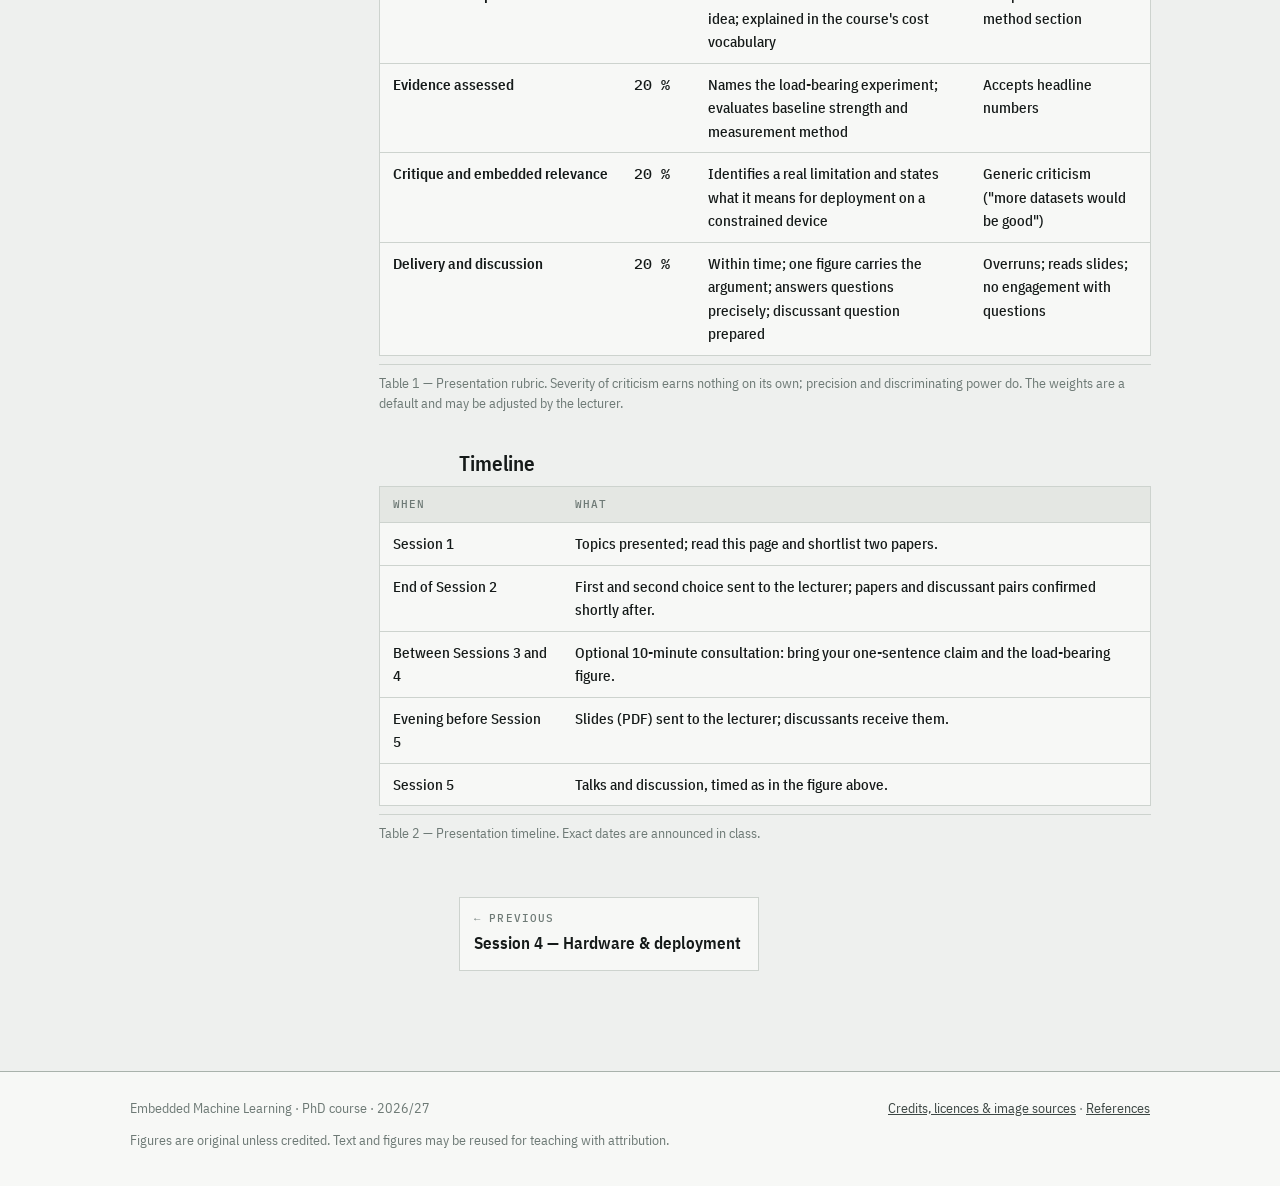
<file: presentations.html>
<!doctype html>
<html lang="en"><head><meta charset="utf-8"><meta name="viewport" content="width=device-width,initial-scale=1"><title>Session 5 — Paper presentations · Embedded Machine Learning</title><meta name="description" content="Three or four participants each present one landmark paper from a different topic area. This page lists the topics and the papers to choose from, explains how to read a systems paper, and sets out the format, the roles and the assessment."><link rel="stylesheet" href="assets/css/site.css"><link rel="icon" href="assets/favicon.svg" type="image/svg+xml"><script>try{var t=localStorage.getItem("eml-theme");if(t)document.documentElement.setAttribute("data-theme",t)}catch(e){}</script></head><body><a class="skip" href="#content">Skip to content</a><header class="topbar"><div class="in"><a class="brand" href="index.html">Embedded Machine Learning<span>PhD course</span></a><button class="menubtn" aria-expanded="false" aria-controls="topnav">Menu</button><nav class="topnav" id="topnav" aria-label="Course"><a href="index.html">Overview</a><a href="session-1.html"><em>S1</em>Embedded</a><a href="session-2.html"><em>S2</em>Data</a><a href="session-3.html"><em>S3</em>Models</a><a href="session-4.html"><em>S4</em>Hardware</a><a href="presentations.html" aria-current="page"><em>S5</em>Presentations</a><a href="glossary.html">Glossary</a><a href="references.html">References</a></nav><button class="themebtn" type="button" aria-label="Toggle colour theme">◐<span class="tl"> theme</span></button></div></header><div class="pagehead"><div class="inner"><p class="eyebrow">Session 5 · 90 minutes · student presentations</p><h1>Paper presentations</h1><p class="sub">Three or four participants each present one landmark paper from a different topic area. This page lists the topics and the papers to choose from, explains how to read a systems paper, and sets out the format, the roles and the assessment.</p><div class="specstrip"><div><b>Format</b><span>15 min talk + 5 min discussion (4 presenters)</span></div><div><b>Choose by</b><span>the end of Session 2</span></div><div><b>Slides due</b><span>the evening before Session 5</span></div><div><b>Assessment</b><span>rubric below</span></div></div></div></div><div class="wrap"><nav class="toc" aria-label="On this page"><details open><summary>On this page</summary><ol class="sec nonum"><li><a href="#rules"><em></em><span>How to choose</span></a></li><li><a href="#topic-a"><em></em><span>Topic A — Quantization</span></a></li><li><a href="#topic-b"><em></em><span>Topic B — Pruning, sparsity and distillation</span></a></li><li><a href="#topic-c"><em></em><span>Topic C — Efficient architectures and neural architecture search</span></a></li><li><a href="#topic-d"><em></em><span>Topic D — TinyML systems and hardware</span></a></li><li><a href="#howtoread"><em></em><span>How to read a systems paper</span></a></li><li><a href="#sec-7"><em></em><span>How to read a systems paper in four passes </span></a></li><li><a href="#sec-8"><em></em><span>The checklist for compression papers specifically</span></a></li><li><a href="#sec-9"><em></em><span>Eight ways an efficiency claim goes wrong</span></a></li><li><a href="#talk"><em></em><span>What the talk should contain</span></a></li><li><a href="#assessment"><em></em><span>Assessment</span></a></li><li><a href="#timeline"><em></em><span>Timeline</span></a></li></ol></details></nav><main id="content"><div class="col">

<div class="intu">
<h5>What the session is for</h5>
<p>Reading primary literature critically is the core skill of a PhD. The aim is not to re-teach a paper, but to state precisely what it claims, show the one piece of evidence that carries the claim, explain the mechanism in the cost vocabulary of this course — memory, operations, data movement, energy — and say where its limits lie and what it means for embedded deployment.</p>
</div>

<h3 id="rules">How to choose</h3>
<ul>
  <li><b>One paper per presenter, one topic area per presenter.</b> With four presenters the session covers all four areas A–D; with three, one area is left out.</li>
  <li><b>First come, first served.</b> Send your first and second choice (e.g. "B3, then D3") to the lecturer by the end of Session 2. Choices are confirmed within a few days.</li>
  <li><b>Difficulty.</b> Papers are tagged <span class="tag ok">foundational</span> — self-contained, a good choice if machine learning is new to you — or <span class="tag hard">advanced</span> — assumes the background of Session 3 and some comfort with optimisation or hardware. Both are assessed on the same rubric; nobody is penalised for choosing a foundational paper.</li>
  <li><b>Your own paper?</b> A different landmark paper in the same area may be proposed, if it is peer-reviewed, widely cited, and agreed with the lecturer by the same deadline.</li>
  <li><b>Discussants.</b> Each presenter is also the discussant for one other talk: read that paper too, and open the discussion with one prepared question.</li>
</ul>

<figure id="fig-presentation_timeline"><div class="figscroll"><svg viewBox="0 0 720 200" role="img" aria-label="Timeline of the ninety-minute presentation session: five minutes of introduction, four slots of fifteen minutes of talk and five minutes of discussion, and five minutes of wrap-up">
  <rect x="21.0" y="50.0" width="35.8" height="40.0" class="fillsoft"/>
  <text x="38.9" y="75.0" class="lbl" text-anchor="middle" font-size="9.5">intro</text>
  <rect x="58.8" y="50.0" width="111.3" height="40.0" class="tlf" opacity="0.85"/>
  <text x="114.4" y="75.0" class="lbl" text-anchor="middle" fill="#fff" font-size="9.5">talk A</text>
  <rect x="172.1" y="50.0" width="35.8" height="40.0" class="accf" opacity="0.85"/>
  <text x="190.0" y="75.0" class="lbl" text-anchor="middle" fill="#fff" font-size="9.5">Q&amp;A</text>
  <rect x="209.9" y="50.0" width="111.3" height="40.0" class="tlf" opacity="0.85"/>
  <text x="265.6" y="75.0" class="lbl" text-anchor="middle" fill="#fff" font-size="9.5">talk B</text>
  <rect x="323.2" y="50.0" width="35.8" height="40.0" class="accf" opacity="0.85"/>
  <text x="341.1" y="75.0" class="lbl" text-anchor="middle" fill="#fff" font-size="9.5">Q&amp;A</text>
  <rect x="361.0" y="50.0" width="111.3" height="40.0" class="tlf" opacity="0.85"/>
  <text x="416.7" y="75.0" class="lbl" text-anchor="middle" fill="#fff" font-size="9.5">talk C</text>
  <rect x="474.3" y="50.0" width="35.8" height="40.0" class="accf" opacity="0.85"/>
  <text x="492.2" y="75.0" class="lbl" text-anchor="middle" fill="#fff" font-size="9.5">Q&amp;A</text>
  <rect x="512.1" y="50.0" width="111.3" height="40.0" class="tlf" opacity="0.85"/>
  <text x="567.8" y="75.0" class="lbl" text-anchor="middle" fill="#fff" font-size="9.5">talk D</text>
  <rect x="625.4" y="50.0" width="35.8" height="40.0" class="accf" opacity="0.85"/>
  <text x="643.3" y="75.0" class="lbl" text-anchor="middle" fill="#fff" font-size="9.5">Q&amp;A</text>
  <rect x="663.2" y="50.0" width="35.8" height="40.0" class="fillsoft"/>
  <text x="681.1" y="75.0" class="lbl" text-anchor="middle" font-size="9.5">wrap</text>
  <line x1="20.0" y1="90.0" x2="20.0" y2="96.0" class="ax"/>
  <text x="20.0" y="110.0" class="lbl" text-anchor="middle">0′</text>
  <line x1="133.3" y1="90.0" x2="133.3" y2="96.0" class="ax"/>
  <text x="133.3" y="110.0" class="lbl" text-anchor="middle">15′</text>
  <line x1="246.7" y1="90.0" x2="246.7" y2="96.0" class="ax"/>
  <text x="246.7" y="110.0" class="lbl" text-anchor="middle">30′</text>
  <line x1="360.0" y1="90.0" x2="360.0" y2="96.0" class="ax"/>
  <text x="360.0" y="110.0" class="lbl" text-anchor="middle">45′</text>
  <line x1="473.3" y1="90.0" x2="473.3" y2="96.0" class="ax"/>
  <text x="473.3" y="110.0" class="lbl" text-anchor="middle">60′</text>
  <line x1="586.7" y1="90.0" x2="586.7" y2="96.0" class="ax"/>
  <text x="586.7" y="110.0" class="lbl" text-anchor="middle">75′</text>
  <line x1="700.0" y1="90.0" x2="700.0" y2="96.0" class="ax"/>
  <text x="700.0" y="110.0" class="lbl" text-anchor="middle">90′</text>
  <text x="20.0" y="30.0" class="lblb">Session 5 · 90 minutes · four presenters</text>
  <text x="20.0" y="140.0" class="lbl">Each slot: 15 min talk (strict) + 5 min questions led by the assigned discussant.</text>
  <text x="20.0" y="158.0" class="lbl">Three presenters: 20 min talk + 8 min questions each; the spare time goes to a closing panel.</text>
  <text x="20.0" y="176.0" class="lbl">Slides are uploaded the evening before so that the changeover takes seconds, not minutes.</text>
</svg></div><figcaption><b>Fig 1</b>The fifth session at a glance. Timing is strict so that every presenter gets the same airtime and the discussion is not squeezed out by the talks.</figcaption></figure>

<h3 id="topic-a">Topic A — Quantization</h3>
<div class="topic">
<header><p class="k">Topic A · background: Session 3, Part F</p><h4 class="ttl">Fewer bits per number</h4>
<p>From the integer-only arithmetic that every embedded toolchain uses today, through binary networks and learned quantizers, to the post-training methods that made 4-bit large language models practical.</p></header>
<div class="tb"><ol class="papers">
<li><div><div class="ptitle">Quantization and Training of Neural Networks for Efficient Integer-Arithmetic-Only Inference</div>
<div class="pmeta">B. Jacob, S. Kligys, B. Chen et al. · CVPR 2018 · <a href="https://arxiv.org/abs/1712.05877">arXiv:1712.05877</a> <span class="tag ok">foundational</span></div>
<p class="pwhy">Defines the affine (scale and zero-point) quantization scheme, integer-only inference with 32-bit accumulators and fixed-point requantization, and a training procedure that simulates quantization — the scheme behind TensorFlow Lite and most microcontroller runtimes.</p>
<p class="pq"><b>Focus</b>Derive the requantization step on one slide. What do the measured latency–accuracy curves on phone CPUs show that a MAC count would not?</p></div></li>
<li><div><div class="ptitle">XNOR-Net: ImageNet Classification Using Binary Convolutional Neural Networks</div>
<div class="pmeta">M. Rastegari, V. Ordonez, J. Redmon, A. Farhadi · ECCV 2016 · <a href="https://arxiv.org/abs/1603.05279">arXiv:1603.05279</a> <span class="tag ok">foundational</span></div>
<p class="pwhy">Binarises weights, and then also activations, with real-valued scaling factors, so that convolutions become XNOR and bit-count operations. The extreme end of quantization; read alongside BinaryConnect (Courbariaux, Bengio and David, NIPS 2015, <a href="https://arxiv.org/abs/1511.00363">arXiv:1511.00363</a>).</p>
<p class="pq"><b>Focus</b>Where does the accuracy loss on ImageNet come from, and how much of the claimed speed-up would survive on a real microcontroller or NPU?</p></div></li>
<li><div><div class="ptitle">Learned Step Size Quantization</div>
<div class="pmeta">S. K. Esser, J. L. McKinstry, D. Bablani et al. · ICLR 2020 · <a href="https://arxiv.org/abs/1902.08153">arXiv:1902.08153</a> <span class="tag hard">advanced</span></div>
<p class="pwhy">Makes the quantizer's step size a trainable parameter, with a carefully derived gradient through the rounding operation and a gradient-scaling rule; reports 2-, 3- and 4-bit ImageNet networks close to, and at 3 bits matching, full-precision accuracy.</p>
<p class="pq"><b>Focus</b>Explain the straight-through estimator and the step-size gradient. Why is the gradient scale factor needed, and what happens without it?</p></div></li>
<li><div><div class="ptitle">Up or Down? Adaptive Rounding for Post-Training Quantization (AdaRound)</div>
<div class="pmeta">M. Nagel, R. A. Amjad, M. van Baalen et al. · ICML 2020 · <a href="https://arxiv.org/abs/2004.10568">arXiv:2004.10568</a> <span class="tag hard">advanced</span></div>
<p class="pwhy">Shows that rounding each weight to the nearest grid point is not optimal for the network's loss, derives a layer-wise objective from a second-order Taylor expansion, and learns the rounding direction from a small unlabelled calibration set — 4-bit weights without fine-tuning.</p>
<p class="pq"><b>Focus</b>Walk through the argument from the Taylor expansion to the layer-wise reconstruction loss. Which assumptions does each step make?</p></div></li>
<li><div><div class="ptitle">LLM.int8(): 8-bit Matrix Multiplication for Transformers at Scale</div>
<div class="pmeta">T. Dettmers, M. Lewis, Y. Belkada, L. Zettlemoyer · NeurIPS 2022 · <a href="https://arxiv.org/abs/2208.07339">arXiv:2208.07339</a> <span class="tag hard">advanced</span></div>
<p class="pwhy">Identifies systematic outlier features that emerge in large transformers and break per-tensor int8 quantization, and handles them with vector-wise scales plus a mixed-precision decomposition that keeps the few outlier dimensions in 16-bit.</p>
<p class="pq"><b>Focus</b>Connect the outlier phenomenon to the per-channel versus per-tensor argument of Session 3. What does the decomposition cost in latency?</p></div></li>
<li><div><div class="ptitle">GPTQ: Accurate Post-Training Quantization for Generative Pre-trained Transformers</div>
<div class="pmeta">E. Frantar, S. Ashkboos, T. Hoefler, D. Alistarh · ICLR 2023 · <a href="https://arxiv.org/abs/2210.17323">arXiv:2210.17323</a> <span class="tag hard">advanced</span></div>
<p class="pwhy">One-shot weight quantization to 3–4 bits using approximate second-order (Hessian) information, made fast enough to quantize models with over a hundred billion parameters in a few GPU-hours.</p>
<p class="pq"><b>Focus</b>What is the per-layer objective, and how does the algorithm compensate later weights for the error of earlier ones? Compare with AdaRound.</p></div></li>
<li><div><div class="ptitle">AWQ: Activation-aware Weight Quantization for LLM Compression and Acceleration</div>
<div class="pmeta">J. Lin, J. Tang, H. Tang et al. · MLSys 2024 (best paper) · <a href="https://arxiv.org/abs/2306.00978">arXiv:2306.00978</a> <span class="tag hard">advanced</span></div>
<p class="pwhy">Observes that a small fraction of weight channels, identified by activation magnitude, dominate the quantization error, and protects them by per-channel scaling rather than mixed precision — hardware-friendly 4-bit weight-only quantization, with an inference system for edge GPUs.</p>
<p class="pq"><b>Focus</b>Why is scaling preferable to keeping salient weights in higher precision on real hardware? What does "weight-only" quantization save, and what not?</p></div></li>
</ol>
<p class="wnote" style="margin-top:10px">Background reading for anyone in this topic: M. Nagel et al., "A White Paper on Neural Network Quantization," 2021, <a href="https://arxiv.org/abs/2106.08295">arXiv:2106.08295</a>; R. Krishnamoorthi, "Quantizing deep convolutional networks for efficient inference: A whitepaper," 2018, <a href="https://arxiv.org/abs/1806.08342">arXiv:1806.08342</a>.</p>
</div></div>

<h3 id="topic-b">Topic B — Pruning, sparsity and distillation</h3>
<div class="topic">
<header><p class="k">Topic B · background: Session 3, Parts G and H</p><h4 class="ttl">Fewer numbers, and smaller models taught by larger ones</h4>
<p>The papers that established pruning as a field, the debate about what pruning actually finds, and the distillation objective that lets a small network inherit a large one's behaviour.</p></header>
<div class="tb"><ol class="papers">
<li><div><div class="ptitle">Learning both Weights and Connections for Efficient Neural Networks</div>
<div class="pmeta">S. Han, J. Pool, J. Tran, W. J. Dally · NIPS 2015 · <a href="https://arxiv.org/abs/1506.02626">arXiv:1506.02626</a> <span class="tag ok">foundational</span></div>
<p class="pwhy">The train–prune–retrain recipe with magnitude pruning, reducing the parameters of AlexNet by 9× and VGG-16 by 13× without accuracy loss on ImageNet. The starting point of modern pruning research.</p>
<p class="pq"><b>Focus</b>Which layers can be pruned most and why? Do 13× fewer parameters mean 13× less memory traffic or time — on what hardware?</p></div></li>
<li><div><div class="ptitle">Deep Compression: Compressing Deep Neural Networks with Pruning, Trained Quantization and Huffman Coding</div>
<div class="pmeta">S. Han, H. Mao, W. J. Dally · ICLR 2016 · <a href="https://arxiv.org/abs/1510.00149">arXiv:1510.00149</a> <span class="tag ok">foundational</span></div>
<p class="pwhy">Chains pruning, weight sharing by k-means clustering and Huffman coding to shrink AlexNet's storage by 35× and VGG-16's by 49×, and measures the effect on speed and energy of sparse matrix–vector products on CPU, GPU and mobile GPU.</p>
<p class="pq"><b>Focus</b>Separate the storage gain from the compute gain. Which of the three stages contributes what, and which would survive on a microcontroller?</p></div></li>
<li><div><div class="ptitle">The Lottery Ticket Hypothesis: Finding Sparse, Trainable Neural Networks</div>
<div class="pmeta">J. Frankle, M. Carbin · ICLR 2019 · <a href="https://arxiv.org/abs/1803.03635">arXiv:1803.03635</a> <span class="tag ok">foundational</span></div>
<p class="pwhy">Proposes that dense networks contain sparse subnetworks that, reset to their original initialisation, train to full accuracy in isolation; demonstrates it with iterative magnitude pruning and rewinding on small vision benchmarks.</p>
<p class="pq"><b>Focus</b>What exactly is the hypothesis, and what would falsify it? What changes on larger models (late rewinding), and does any of this make inference cheaper?</p></div></li>
<li><div><div class="ptitle">Rethinking the Value of Network Pruning</div>
<div class="pmeta">Z. Liu, M. Sun, T. Zhou et al. · ICLR 2019 · <a href="https://arxiv.org/abs/1810.05270">arXiv:1810.05270</a> <span class="tag ok">foundational</span></div>
<p class="pwhy">Finds that, for structured pruning, training the pruned architecture from scratch usually matches fine-tuning the inherited weights — suggesting that pruning is valuable as architecture search rather than as weight selection. The natural counterpart to the lottery ticket paper.</p>
<p class="pq"><b>Focus</b>Present the controlled experiment that carries the claim. How do the two papers' settings differ, and can both be right?</p></div></li>
<li><div><div class="ptitle">Pruning Filters for Efficient ConvNets</div>
<div class="pmeta">H. Li, A. Kadav, I. Durdanovic et al. · ICLR 2017 · <a href="https://arxiv.org/abs/1608.08710">arXiv:1608.08710</a> <span class="tag ok">foundational</span></div>
<p class="pwhy">Removes whole filters (output channels) ranked by their L1 norm, producing a smaller dense network that needs no sparse kernels — the simplest form of structured pruning, with layer-by-layer sensitivity analysis on CIFAR-10.</p>
<p class="pq"><b>Focus</b>Why does structured pruning translate into speed when unstructured pruning does not? Show the sensitivity analysis and what it says about which layers matter.</p></div></li>
<li><div><div class="ptitle">Distilling the Knowledge in a Neural Network</div>
<div class="pmeta">G. Hinton, O. Vinyals, J. Dean · NIPS 2014 Deep Learning Workshop · <a href="https://arxiv.org/abs/1503.02531">arXiv:1503.02531</a> <span class="tag ok">foundational</span></div>
<p class="pwhy">Trains a small model to match the temperature-softened output distribution of a large model or ensemble, transferring the "dark knowledge" in the relative probabilities of wrong classes; experiments on MNIST, speech recognition and a large image dataset with specialist models.</p>
<p class="pq"><b>Focus</b>Derive why the soft-target loss is scaled by T². What information do soft targets carry that one-hot labels do not, and when is there none?</p></div></li>
<li><div><div class="ptitle">SparseGPT: Massive Language Models Can Be Accurately Pruned in One-Shot</div>
<div class="pmeta">E. Frantar, D. Alistarh · ICML 2023 · <a href="https://arxiv.org/abs/2301.00774">arXiv:2301.00774</a> <span class="tag hard">advanced</span></div>
<p class="pwhy">Prunes GPT-family models with over a hundred billion parameters to 50–60 % sparsity in one shot, without retraining, by solving a layer-wise sparse reconstruction problem approximately; also handles the 2:4 semi-structured pattern supported by recent GPUs.</p>
<p class="pq"><b>Focus</b>Why does retraining-free pruning become essential at this scale? Relate the 2:4 pattern to the "when does sparsity pay" analysis of Session 3.</p></div></li>
</ol>
<p class="wnote" style="margin-top:10px">Background reading: D. Blalock, J. J. Gonzalez Ortiz, J. Frankle, J. Guttag, "What is the State of Neural Network Pruning?," MLSys 2020, <a href="https://arxiv.org/abs/2003.03033">arXiv:2003.03033</a>; A. Romero et al., "FitNets: Hints for Thin Deep Nets," ICLR 2015, <a href="https://arxiv.org/abs/1412.6550">arXiv:1412.6550</a>; S. I. Mirzadeh et al., "Improved Knowledge Distillation via Teacher Assistant," AAAI 2020, <a href="https://arxiv.org/abs/1902.03393">arXiv:1902.03393</a>.</p>
</div></div>

<h3 id="topic-c">Topic C — Efficient architectures and neural architecture search</h3>
<div class="topic">
<header><p class="k">Topic C · background: Session 3, Part D</p><h4 class="ttl">Designing the network to be cheap from the start</h4>
<p>The architecture families that run on phones and microcontrollers, the argument that FLOPs are the wrong target, and the methods that automated the design.</p></header>
<div class="tb"><ol class="papers">
<li><div><div class="ptitle">MobileNets: Efficient Convolutional Neural Networks for Mobile Vision Applications</div>
<div class="pmeta">A. G. Howard, M. Zhu, B. Chen et al. · arXiv 2017 · <a href="https://arxiv.org/abs/1704.04861">arXiv:1704.04861</a> <span class="tag ok">foundational</span></div>
<p class="pwhy">Builds a whole network from depthwise-separable convolutions and introduces two knobs — a width multiplier and a resolution multiplier — that trade accuracy for cost smoothly. The architecture behind most microcontroller vision models.</p>
<p class="pq"><b>Focus</b>Derive the cost ratio of a depthwise-separable versus a standard convolution. How do the two multipliers act on parameters, MACs and activation memory differently?</p></div></li>
<li><div><div class="ptitle">MobileNetV2: Inverted Residuals and Linear Bottlenecks</div>
<div class="pmeta">M. Sandler, A. Howard, M. Zhu et al. · CVPR 2018 · <a href="https://arxiv.org/abs/1801.04381">arXiv:1801.04381</a> <span class="tag ok">foundational</span></div>
<p class="pwhy">Introduces the inverted residual block — expand, filter depthwise, project back without a non-linearity — and argues for linear bottlenecks from a manifold perspective; evaluated on classification, detection (SSDLite) and segmentation.</p>
<p class="pq"><b>Focus</b>Why invert the classical bottleneck? What does the expanded middle tensor mean for peak SRAM on a microcontroller?</p></div></li>
<li><div><div class="ptitle">ShuffleNet V2: Practical Guidelines for Efficient CNN Architecture Design</div>
<div class="pmeta">N. Ma, X. Zhang, H.-T. Zheng, J. Sun · ECCV 2018 · <a href="https://arxiv.org/abs/1807.11164">arXiv:1807.11164</a> <span class="tag ok">foundational</span></div>
<p class="pwhy">Shows that FLOPs are an indirect and often misleading proxy for speed, derives four practical guidelines from memory-access cost and parallelism, and measures them on GPU and ARM platforms.</p>
<p class="pq"><b>Focus</b>Present one guideline with its derivation and its measurement. Which of the four would you expect to hold on a microcontroller, and which not?</p></div></li>
<li><div><div class="ptitle">EfficientNet: Rethinking Model Scaling for Convolutional Neural Networks</div>
<div class="pmeta">M. Tan, Q. V. Le · ICML 2019 · <a href="https://arxiv.org/abs/1905.11946">arXiv:1905.11946</a> <span class="tag ok">foundational</span></div>
<p class="pwhy">Scales depth, width and input resolution together with a single compound coefficient, starting from a baseline found by architecture search; the resulting family dominated the accuracy–parameter trade-off on ImageNet at publication.</p>
<p class="pq"><b>Focus</b>Why should the three dimensions be scaled together? Does the gain in parameters and FLOPs translate into latency and memory on edge hardware?</p></div></li>
<li><div><div class="ptitle">Neural Architecture Search with Reinforcement Learning</div>
<div class="pmeta">B. Zoph, Q. V. Le · ICLR 2017 · <a href="https://arxiv.org/abs/1611.01578">arXiv:1611.01578</a> <span class="tag ok">foundational</span></div>
<p class="pwhy">A recurrent controller generates architecture descriptions and is trained with policy gradients to maximise the validation accuracy of the networks it proposes — the paper that started modern NAS, at a compute cost of hundreds of GPUs.</p>
<p class="pq"><b>Focus</b>Decompose the method into search space, search strategy and performance estimation. Which of the three made it so expensive?</p></div></li>
<li><div><div class="ptitle">DARTS: Differentiable Architecture Search</div>
<div class="pmeta">H. Liu, K. Simonyan, Y. Yang · ICLR 2019 · <a href="https://arxiv.org/abs/1806.09055">arXiv:1806.09055</a> <span class="tag hard">advanced</span></div>
<p class="pwhy">Relaxes the discrete choice of operations into a softmax-weighted mixture, so that architecture and weights can be optimised jointly by gradient descent as a bilevel problem — reducing search cost from thousands of GPU-days to a few.</p>
<p class="pq"><b>Focus</b>Explain the bilevel optimisation and its first-order approximation. What are the known failure modes (e.g. collapse to skip connections), and why do they occur?</p></div></li>
<li><div><div class="ptitle">Once-for-All: Train One Network and Specialize it for Efficient Deployment</div>
<div class="pmeta">H. Cai, C. Gan, T. Wang et al. · ICLR 2020 · <a href="https://arxiv.org/abs/1908.09791">arXiv:1908.09791</a> <span class="tag hard">advanced</span></div>
<p class="pwhy">Trains a single super-network whose sub-networks of varying depth, width, kernel size and resolution all work, using progressive shrinking; a specialised model for each new hardware target is then selected without retraining.</p>
<p class="pq"><b>Focus</b>How does progressive shrinking prevent sub-networks from interfering? What does the approach assume about the latency predictor for a new device?</p></div></li>
</ol>
<p class="wnote" style="margin-top:10px">Further candidates in this topic: A. Howard et al., "Searching for MobileNetV3," ICCV 2019, <a href="https://arxiv.org/abs/1905.02244">arXiv:1905.02244</a>; M. Tan et al., "MnasNet: Platform-Aware Neural Architecture Search for Mobile," CVPR 2019, <a href="https://arxiv.org/abs/1807.11626">arXiv:1807.11626</a>; H. Cai, L. Zhu, S. Han, "ProxylessNAS," ICLR 2019, <a href="https://arxiv.org/abs/1812.00332">arXiv:1812.00332</a>.</p>
</div></div>

<h3 id="topic-d">Topic D — TinyML systems and hardware</h3>
<div class="topic">
<header><p class="k">Topic D · background: Session 4</p><h4 class="ttl">The machines, the runtimes and the measurements</h4>
<p>Landmark accelerators, the systems that made deep learning run on microcontrollers, the benchmark that measures them, and the first steps towards learning on the device.</p></header>
<div class="tb"><ol class="papers">
<li><div><div class="ptitle">In-Datacenter Performance Analysis of a Tensor Processing Unit</div>
<div class="pmeta">N. P. Jouppi, C. Young, N. Patil et al. · ISCA 2017 · <a href="https://arxiv.org/abs/1704.04760">arXiv:1704.04760</a> <span class="tag ok">foundational</span></div>
<p class="pwhy">The first TPU: a 256×256 systolic array of 8-bit multiply–accumulators with large on-chip buffers, evaluated on Google's production inference workloads against contemporary CPUs and GPUs — and analysed with the roofline model.</p>
<p class="pq"><b>Focus</b>Use the paper's rooflines to explain which workloads benefit and why. What carries over from a 40-W datacentre chip to a milliwatt edge NPU?</p></div></li>
<li><div><div class="ptitle">Eyeriss: An Energy-Efficient Reconfigurable Accelerator for Deep Convolutional Neural Networks</div>
<div class="pmeta">Y.-H. Chen, T. Krishna, J. S. Emer, V. Sze · IEEE Journal of Solid-State Circuits 52(1), 2017 (also ISSCC 2016) <span class="tag hard">advanced</span></div>
<p class="pwhy">A spatial accelerator built around the row-stationary dataflow, which maximises reuse of weights, inputs and partial sums in local storage to minimise energy-expensive data movement; a fabricated chip running AlexNet's convolutional layers at a few hundred milliwatts.</p>
<p class="pq"><b>Focus</b>Explain row-stationary against the other dataflows of Session 4. Where does the energy go, according to the paper's own breakdown?</p></div></li>
<li><div><div class="ptitle">MCUNet: Tiny Deep Learning on IoT Devices</div>
<div class="pmeta">J. Lin, W.-M. Chen, Y. Lin et al. · NeurIPS 2020 · <a href="https://arxiv.org/abs/2007.10319">arXiv:2007.10319</a> <span class="tag ok">foundational</span></div>
<p class="pwhy">Co-designs the network (TinyNAS, which first shrinks the search space to fit the device) and the inference engine (TinyEngine, with memory-aware scheduling and code generation) to run ImageNet-scale classification on an off-the-shelf microcontroller.</p>
<p class="pq"><b>Focus</b>Which gains come from the network and which from the engine? How is peak SRAM, rather than parameter count, made the optimisation target?</p></div></li>
<li><div><div class="ptitle">TensorFlow Lite Micro: Embedded Machine Learning for TinyML Systems</div>
<div class="pmeta">R. David, J. Duke, A. Jain et al. · MLSys 2021 · <a href="https://arxiv.org/abs/2010.08678">arXiv:2010.08678</a> <span class="tag ok">foundational</span></div>
<p class="pwhy">The design of the most widely used microcontroller inference framework: an interpreter rather than a code generator, a single statically planned memory arena, and a mechanism for vendor-optimised kernels — and the measured overheads of these choices.</p>
<p class="pq"><b>Focus</b>Argue for and against interpretation versus code generation on an MCU. What does the arena planner do, and what does it cost?</p></div></li>
<li><div><div class="ptitle">MLPerf Tiny Benchmark</div>
<div class="pmeta">C. Banbury, V. J. Reddi, P. Torelli et al. · NeurIPS 2021 Datasets and Benchmarks · <a href="https://arxiv.org/abs/2106.07597">arXiv:2106.07597</a> <span class="tag ok">foundational</span></div>
<p class="pwhy">An industry-standard benchmark for ultra-low-power ML: four tasks (keyword spotting, visual wake words, image classification, anomaly detection) with reference models, quality targets, and a methodology for measuring latency and energy on real devices.</p>
<p class="pq"><b>Focus</b>Why these four tasks and models? Explain the energy measurement set-up and the closed versus open divisions. What would you add?</p></div></li>
<li><div><div class="ptitle">On-Device Training Under 256KB Memory</div>
<div class="pmeta">J. Lin, L. Zhu, W.-M. Chen et al. · NeurIPS 2022 · <a href="https://arxiv.org/abs/2206.15472">arXiv:2206.15472</a> <span class="tag hard">advanced</span></div>
<p class="pwhy">Makes fine-tuning possible on a microcontroller with 256 kB of SRAM by combining quantization-aware scaling for stable int8 training, sparse updates of only the most useful layers and tensors, and a training engine that prunes the backward graph at compile time.</p>
<p class="pq"><b>Focus</b>Where does the memory of training go (Session 4's on-device learning figure), and which of the three techniques removes which part?</p></div></li>
<li><div><div class="ptitle">Loihi: A Neuromorphic Manycore Processor with On-Chip Learning</div>
<div class="pmeta">M. Davies, N. Srinivasa, T.-H. Lin et al. · IEEE Micro 38(1):82–99, 2018 · <a href="https://doi.org/10.1109/MM.2018.112130359">doi:10.1109/MM.2018.112130359</a> <span class="tag hard">advanced</span></div>
<p class="pwhy">Intel's research chip for spiking neural networks: many asynchronous neuromorphic cores with programmable synaptic learning rules on chip, evaluated on sparse-coding problems against a conventional processor.</p>
<p class="pq"><b>Focus</b>What computational model does the chip implement, and what does it require of the algorithm? Assess the benchmark: is the comparison with a CPU the right one?</p></div></li>
</ol>
<p class="wnote" style="margin-top:10px">Further candidates: L. Lai, N. Suda, V. Chandra, "CMSIS-NN," 2018, <a href="https://arxiv.org/abs/1801.06601">arXiv:1801.06601</a>; J. Lin et al., "MCUNetV2: Memory-Efficient Patch-based Inference for Tiny Deep Learning," NeurIPS 2021, <a href="https://arxiv.org/abs/2110.15352">arXiv:2110.15352</a>; T. Chen et al., "TVM," OSDI 2018, <a href="https://arxiv.org/abs/1802.04799">arXiv:1802.04799</a>.</p>
</div></div>

<h3 id="howtoread">How to read a systems paper</h3>
<p>Every presenter should read their paper in the four passes below, and check it against the list of common failures that follows. The same method is useful for every paper you will review during your PhD.</p>

<h3 id="sec-7">How to read a systems paper in four passes <span class="kicker">method</span></h3>
<ol>
  <li><b>Locate the claim (5 min).</b> Title, abstract, conclusion, figure captions. Write the claim as one sentence with an explicit scope: <i>on these models, on this hardware, under this metric</i>. Most misreading happens here, by dropping the scope.</li>
  <li><b>Locate the evidence (15 min).</b> Go to the tables before the method. What is the baseline, and is it a strong one? What is held constant? Is accuracy measured on the same split as the tuning? Are the compared systems given equal engineering effort — a hand-tuned proposal against an untuned baseline is not a comparison.</li>
  <li><b>Reconstruct the mechanism (30 min).</b> Now read the method, and try to explain <i>why</i> it should work before accepting that it does. If you cannot, either the paper is unclear or you have found the interesting question.</li>
  <li><b>Find the boundary (10 min).</b> What would break this? Which item of the checklist below is doing the work? Papers rarely state their own limits fully; the limits are usually visible in what was <i>not</i> tested.</li>
</ol>



<h3 id="sec-8">The checklist for compression papers specifically</h3>
<ol>
  <li><b>Compression of what?</b> Model file size, parameters, MACs, latency or energy — these differ by orders of magnitude and papers slide between them.</li>
  <li><b>Measured or counted?</b> A FLOP reduction is a count. A speedup is a measurement, and needs a device, a compiler, a clock and a repetition count.</li>
  <li><b>Which baseline?</b> Compression against an over-parameterised model is easy. The honest comparison is against the best small model trained directly — the "train a small one from scratch" control.</li>
  <li><b>Accuracy at what operating point?</b> A single accuracy number hides the trade-off curve. Demand the curve.</li>
  <li><b>How much retraining?</b> A method requiring full retraining is not comparable to one requiring 128 calibration images, whatever their accuracies.</li>
  <li><b>Does the gain survive composition?</b> Pruning and quantization each recover most accuracy; applied together they may not.</li>
  <li><b>Variance.</b> One seed is an anecdote. Compression methods are notoriously seed-sensitive at high compression ratios.</li>
</ol>



<h3 id="sec-9">Eight ways an efficiency claim goes wrong</h3>
<ol>
  <li><b>Metric substitution.</b> A FLOP reduction reported as a speedup, or a storage reduction reported as a memory reduction. Ask which of the five budgets (<a class="xref" href="session-1.html#sec-1-6">§1.6</a>) actually moved.</li>
  <li><b>Asymmetric effort.</b> The proposed method is hand-tuned; the baseline is the reference implementation.</li>
  <li><b>Weak baseline by construction.</b> Compressing an over-parameterised model is easy. The control is "the best small model trained directly".</li>
  <li><b>Single operating point.</b> One accuracy/size pair hides the curve. Two methods can cross.</li>
  <li><b>Undisclosed retraining.</b> Methods needing full retraining and methods needing 128 unlabelled images are not comparable at equal accuracy.</li>
  <li><b>Hardware mismatch.</b> A result measured on a GPU says little about a Cortex-M, and vice versa. Ask what changes with the memory hierarchy.</li>
  <li><b>Missing variance.</b> One seed, one run, no dispersion. Compression at high ratios is seed-sensitive.</li>
  <li><b>Non-composability.</b> Two techniques that each recover accuracy may not when combined. Very rarely tested.</li>
</ol>



<h3 id="talk">What the talk should contain</h3>
<p>Fifteen minutes is short. The structure below fits it; slide counts are a guide, not a rule.</p>
<ol>
  <li><b>The problem and the claim</b> (1–2 slides). What problem, why it mattered at the time, and the claim in one sentence with its scope.</li>
  <li><b>The idea</b> (2–3 slides). The mechanism, explained so that the audience could re-derive it. One equation or one figure that carries it.</li>
  <li><b>The evidence</b> (2–3 slides). The experiment that carries the claim — the load-bearing table or plot — with its baseline and its measurement method.</li>
  <li><b>The critique</b> (1–2 slides). Apply the checklist above: what is counted versus measured, what baseline, what is not tested, what would falsify the claim.</li>
  <li><b>The embedded view</b> (1 slide). What it would take to use this on a microcontroller or an edge NPU, in terms of the five budgets of Session 1.</li>
  <li><b>Since then</b> (1 slide). Two or three follow-up works or how the idea is used in practice today.</li>
</ol>
<p>Do not re-teach background the course already covered; refer to it. Use the paper's own figures where they help, with attribution, and redraw them when they do not.</p>

<h3 id="assessment">Assessment</h3>
<div class="tw"><table class="rubric">
<thead><tr><th>Criterion</th><th class="num">Weight</th><th>Excellent</th><th>Inadequate</th></tr></thead>
<tbody>
<tr><td>Claim identified precisely</td><td class="num">20 %</td><td>One sentence, correct scope; distinguishes what is shown from what is suggested</td><td>Repeats the abstract; scope silently widened</td></tr>
<tr><td>Mechanism explained</td><td class="num">20 %</td><td>The audience could re-derive the core idea; explained in the course's cost vocabulary</td><td>Paraphrases the method section</td></tr>
<tr><td>Evidence assessed</td><td class="num">20 %</td><td>Names the load-bearing experiment; evaluates baseline strength and measurement method</td><td>Accepts headline numbers</td></tr>
<tr><td>Critique and embedded relevance</td><td class="num">20 %</td><td>Identifies a real limitation and states what it means for deployment on a constrained device</td><td>Generic criticism ("more datasets would be good")</td></tr>
<tr><td>Delivery and discussion</td><td class="num">20 %</td><td>Within time; one figure carries the argument; answers questions precisely; discussant question prepared</td><td>Overruns; reads slides; no engagement with questions</td></tr>
</tbody>
</table></div>
<p class="tcap" id="tab-rubric">Table 1 — Presentation rubric. Severity of criticism earns nothing on its own; precision and discriminating power do. The weights are a default and may be adjusted by the lecturer.</p>

<h3 id="timeline">Timeline</h3>
<div class="tw"><table>
<thead><tr><th>When</th><th>What</th></tr></thead>
<tbody>
<tr><td>Session 1</td><td>Topics presented; read this page and shortlist two papers.</td></tr>
<tr><td>End of Session 2</td><td>First and second choice sent to the lecturer; papers and discussant pairs confirmed shortly after.</td></tr>
<tr><td>Between Sessions 3 and 4</td><td>Optional 10-minute consultation: bring your one-sentence claim and the load-bearing figure.</td></tr>
<tr><td>Evening before Session 5</td><td>Slides (PDF) sent to the lecturer; discussants receive them.</td></tr>
<tr><td>Session 5</td><td>Talks and discussion, timed as in the figure above.</td></tr>
</tbody>
</table></div>
<p class="tcap" id="tab-timeline">Table 2 — Presentation timeline. Exact dates are announced in class.</p>
</div><nav class="prevnext" aria-label="Previous and next"><a class="prev" href="session-4.html"><b>← Previous</b><span>Session 4 — Hardware &amp; deployment</span></a></nav></main></div><footer class="site"><div class="in"><span>Embedded Machine Learning · PhD course · 2026/27</span><span><a href="credits.html">Credits, licences &amp; image sources</a> · <a href="references.html">References</a></span><span>Figures are original unless credited. Text and figures may be reused for teaching with attribution.</span></div></footer><script src="assets/js/site.js" defer></script></body></html>
</file>
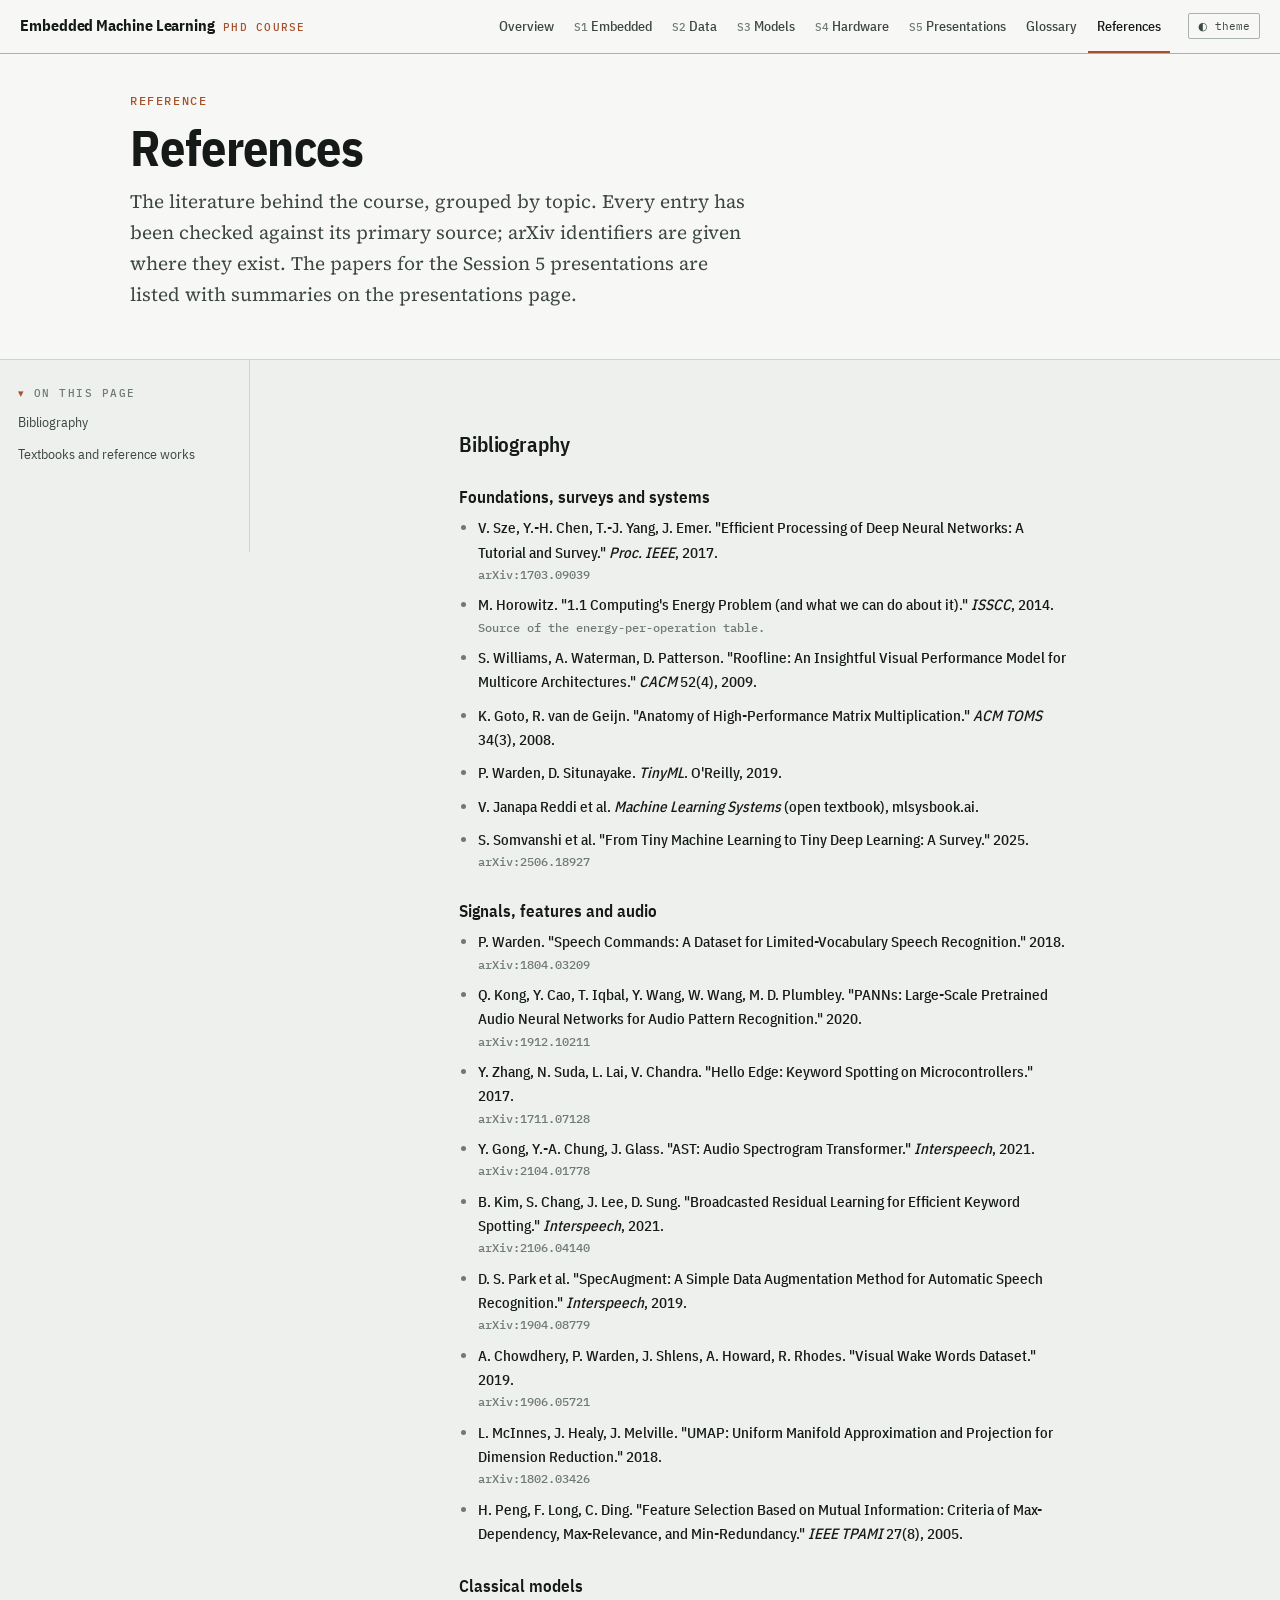
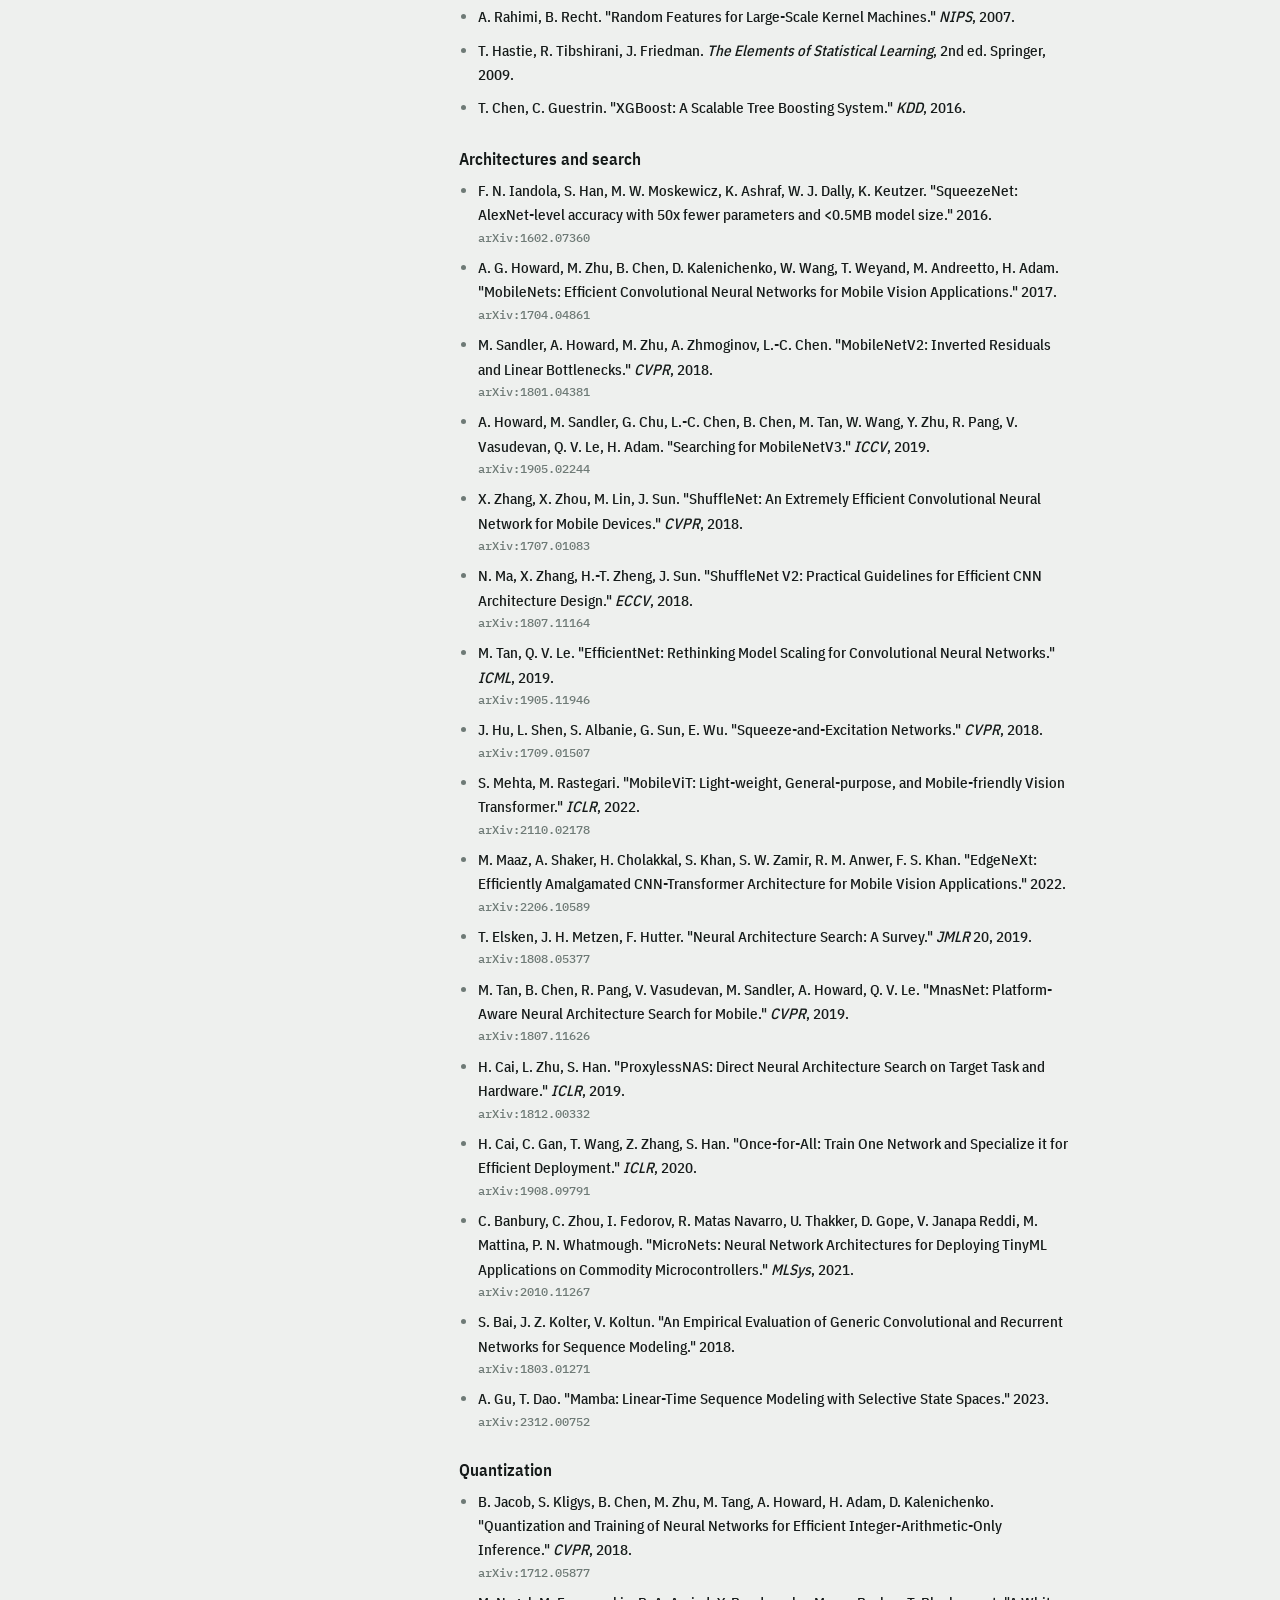
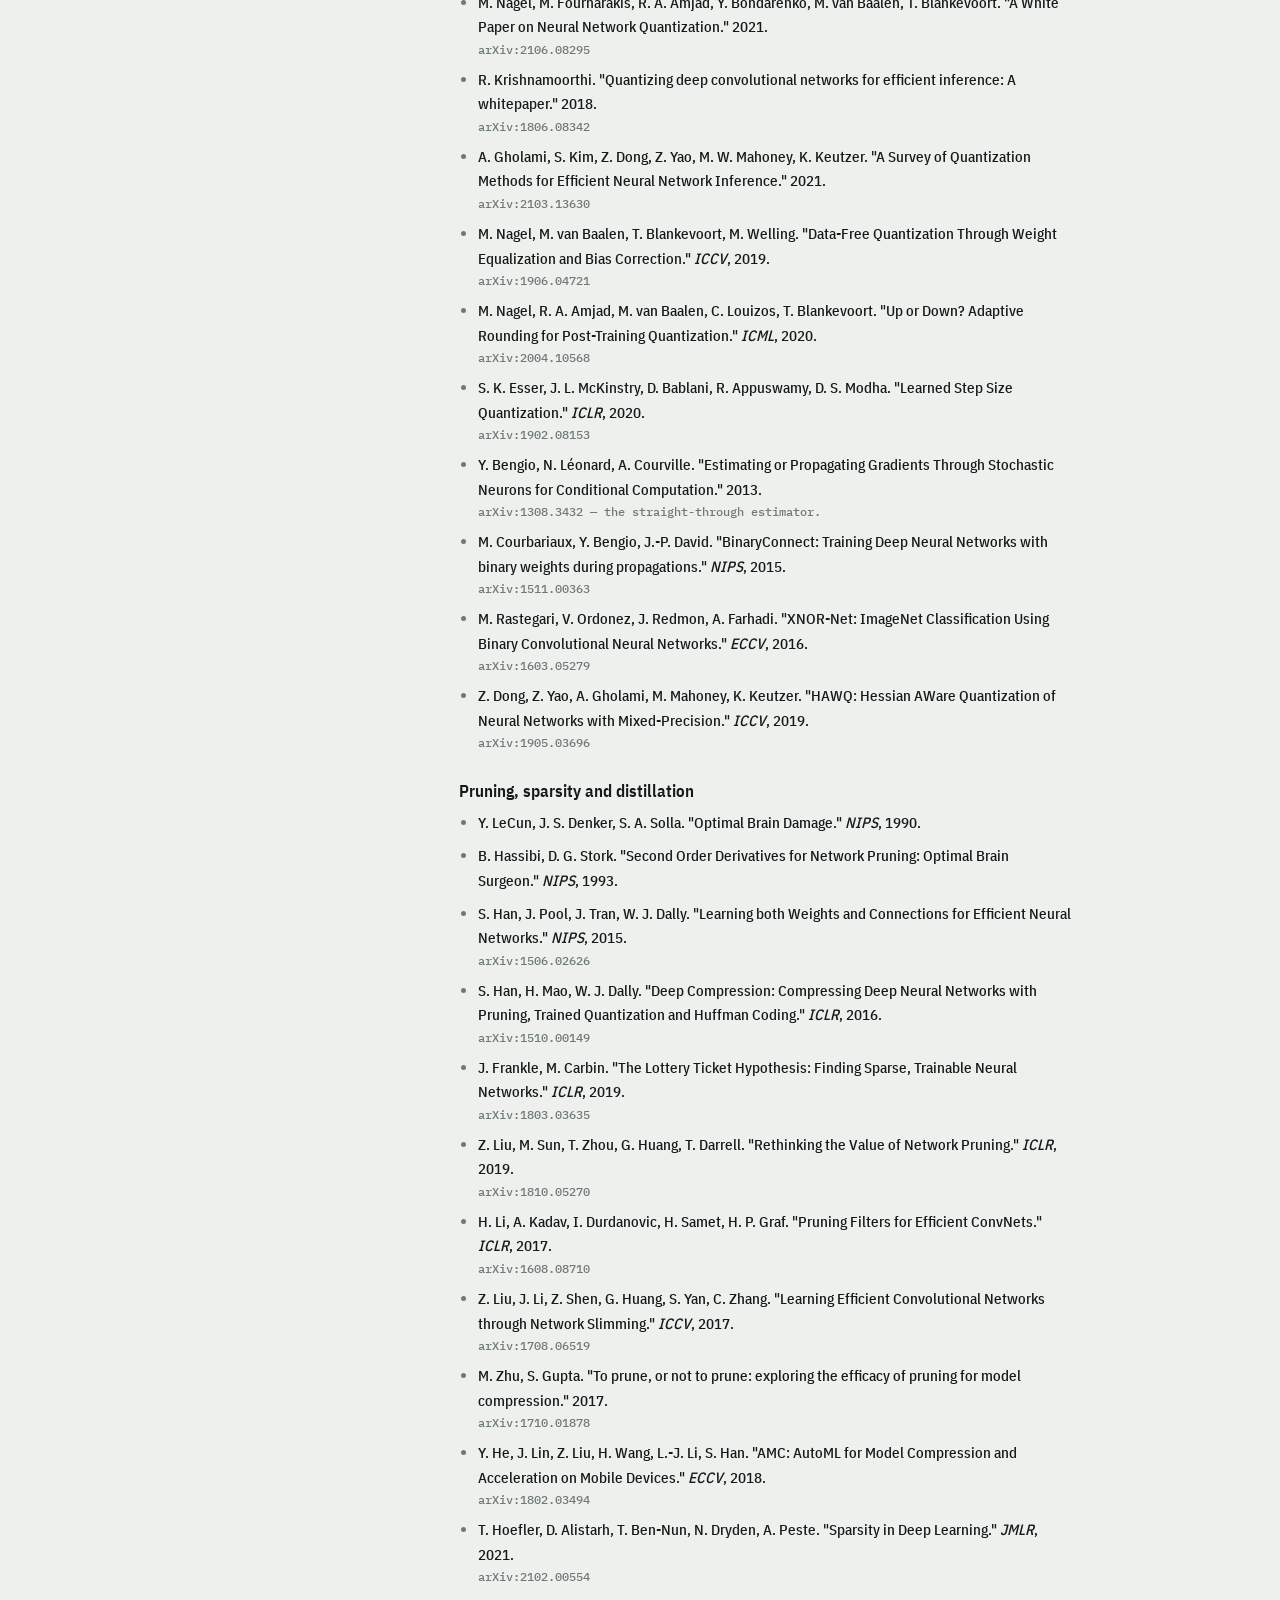
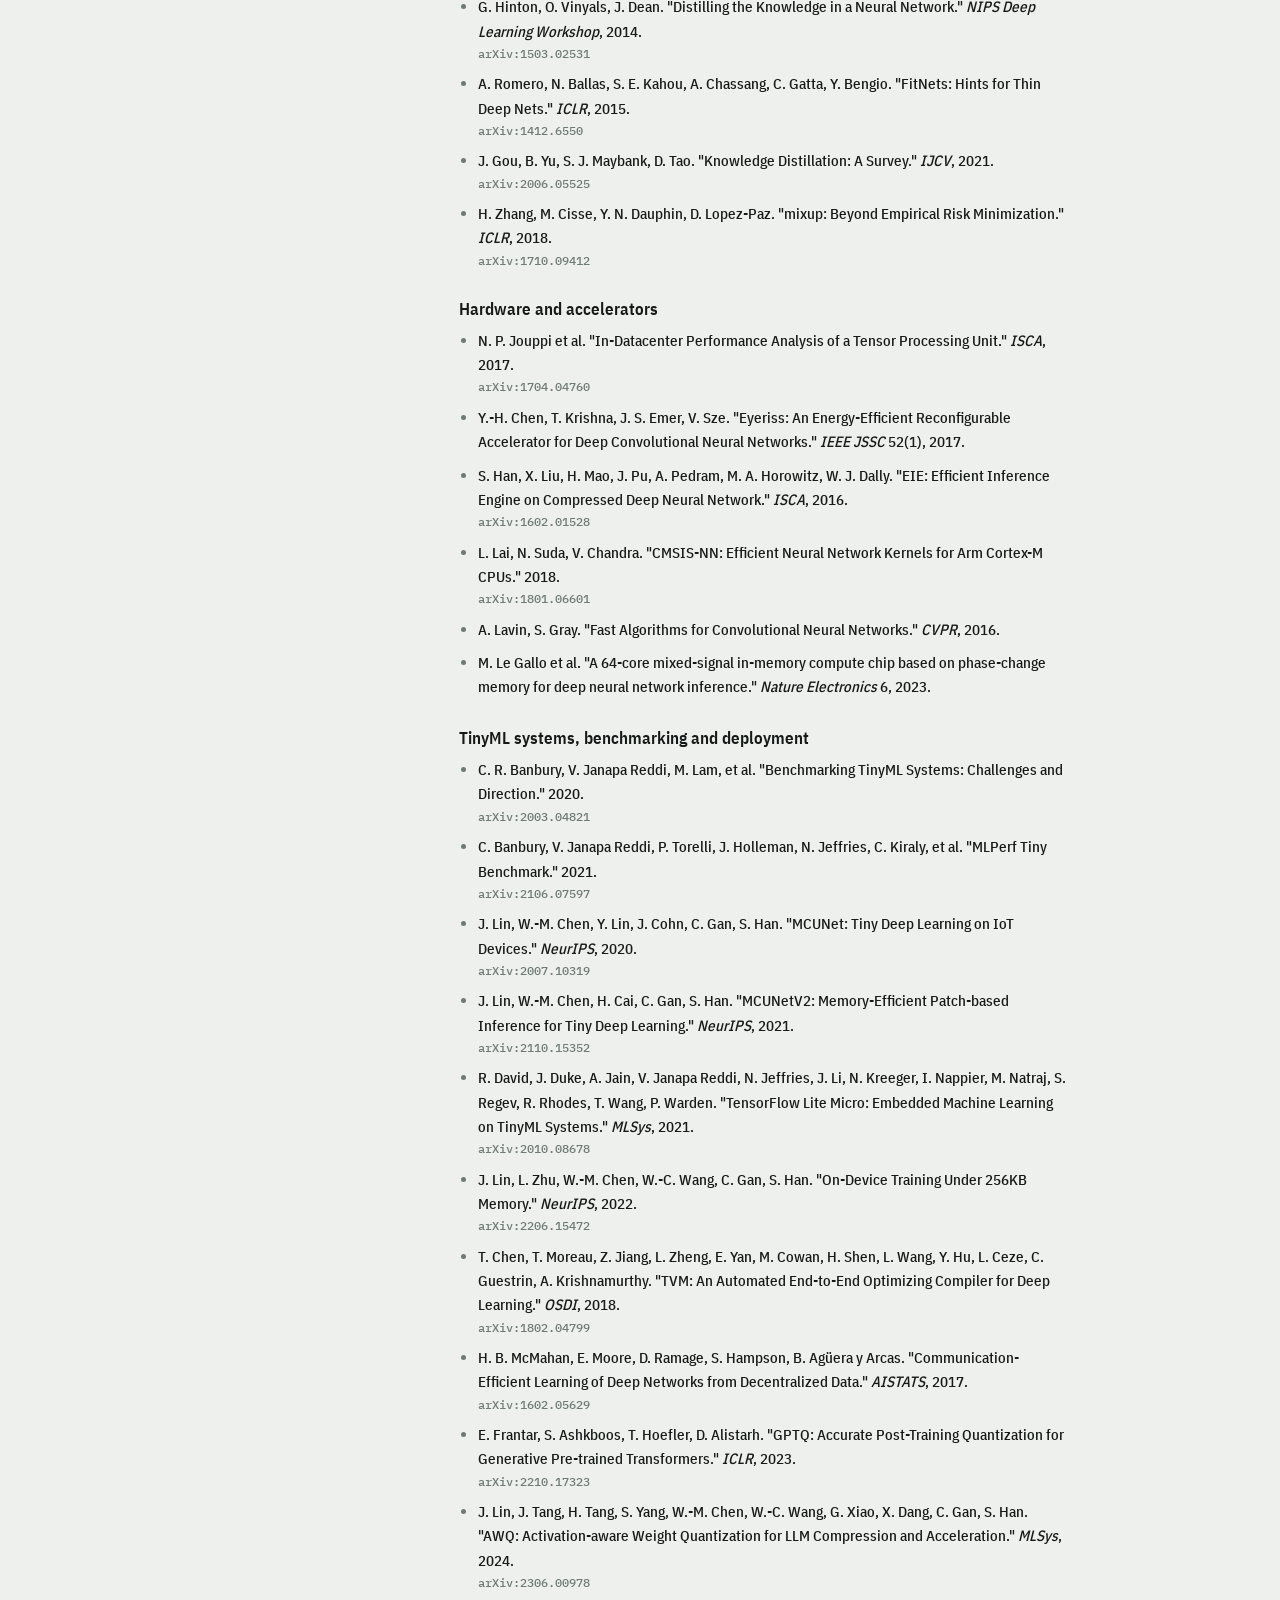
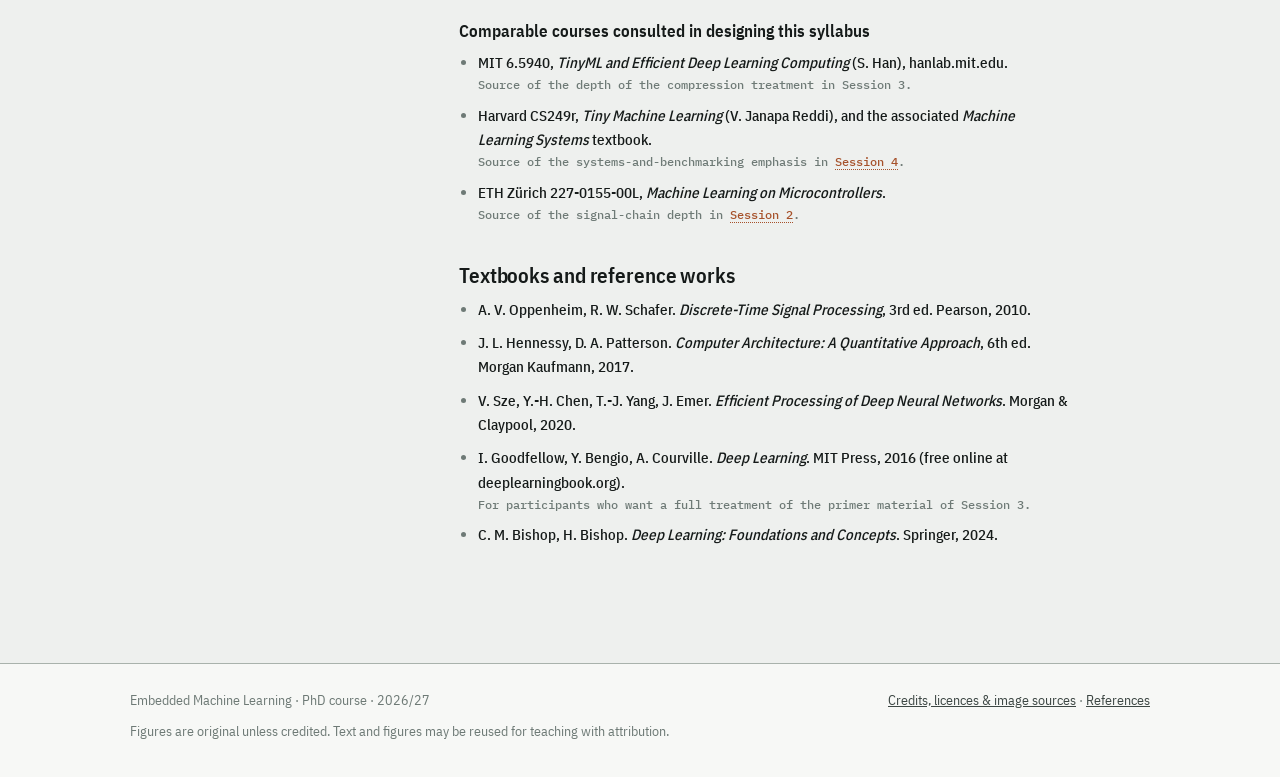
<file: references.html>
<!doctype html>
<html lang="en"><head><meta charset="utf-8"><meta name="viewport" content="width=device-width,initial-scale=1"><title>References · Embedded Machine Learning</title><meta name="description" content="The literature behind the course, grouped by topic. Every entry has been checked against its primary source; arXiv identifiers are given where they exist. The papers for the Session 5 presentations are listed with summaries on the presentations page."><link rel="stylesheet" href="assets/css/site.css"><link rel="icon" href="assets/favicon.svg" type="image/svg+xml"><script>try{var t=localStorage.getItem("eml-theme");if(t)document.documentElement.setAttribute("data-theme",t)}catch(e){}</script></head><body><a class="skip" href="#content">Skip to content</a><header class="topbar"><div class="in"><a class="brand" href="index.html">Embedded Machine Learning<span>PhD course</span></a><button class="menubtn" aria-expanded="false" aria-controls="topnav">Menu</button><nav class="topnav" id="topnav" aria-label="Course"><a href="index.html">Overview</a><a href="session-1.html"><em>S1</em>Embedded</a><a href="session-2.html"><em>S2</em>Data</a><a href="session-3.html"><em>S3</em>Models</a><a href="session-4.html"><em>S4</em>Hardware</a><a href="presentations.html"><em>S5</em>Presentations</a><a href="glossary.html">Glossary</a><a href="references.html" aria-current="page">References</a></nav><button class="themebtn" type="button" aria-label="Toggle colour theme">◐<span class="tl"> theme</span></button></div></header><div class="pagehead"><div class="inner"><p class="eyebrow">Reference</p><h1>References</h1><p class="sub">The literature behind the course, grouped by topic. Every entry has been checked against its primary source; arXiv identifiers are given where they exist. The papers for the Session 5 presentations are listed with summaries on the presentations page.</p></div></div><div class="wrap"><nav class="toc" aria-label="On this page"><details open><summary>On this page</summary><ol class="sec nonum"><li><a href="#bib"><em></em><span>Bibliography</span></a></li><li><a href="#textbooks"><em></em><span>Textbooks and reference works</span></a></li></ol></details></nav><main id="content"><div class="col">
<h3 id="bib">Bibliography</h3>


<h4>Foundations, surveys and systems</h4>
<ul class="reading">
  <li>V. Sze, Y.-H. Chen, T.-J. Yang, J. Emer. "Efficient Processing of Deep Neural Networks: A Tutorial and Survey." <i>Proc. IEEE</i>, 2017.<span class="v">arXiv:1703.09039</span></li>
  <li>M. Horowitz. "1.1 Computing's Energy Problem (and what we can do about it)." <i>ISSCC</i>, 2014.<span class="v">Source of the energy-per-operation table.</span></li>
  <li>S. Williams, A. Waterman, D. Patterson. "Roofline: An Insightful Visual Performance Model for Multicore Architectures." <i>CACM</i> 52(4), 2009.</li>
  <li>K. Goto, R. van de Geijn. "Anatomy of High-Performance Matrix Multiplication." <i>ACM TOMS</i> 34(3), 2008.</li>
  <li>P. Warden, D. Situnayake. <i>TinyML</i>. O'Reilly, 2019.</li>
  <li>V. Janapa Reddi et al. <i>Machine Learning Systems</i> (open textbook), mlsysbook.ai.</li>
  <li>S. Somvanshi et al. "From Tiny Machine Learning to Tiny Deep Learning: A Survey." 2025.<span class="v">arXiv:2506.18927</span></li>
</ul>

<h4>Signals, features and audio</h4>
<ul class="reading">
  <li>P. Warden. "Speech Commands: A Dataset for Limited-Vocabulary Speech Recognition." 2018.<span class="v">arXiv:1804.03209</span></li>
  <li>Q. Kong, Y. Cao, T. Iqbal, Y. Wang, W. Wang, M. D. Plumbley. "PANNs: Large-Scale Pretrained Audio Neural Networks for Audio Pattern Recognition." 2020.<span class="v">arXiv:1912.10211</span></li>
  <li>Y. Zhang, N. Suda, L. Lai, V. Chandra. "Hello Edge: Keyword Spotting on Microcontrollers." 2017.<span class="v">arXiv:1711.07128</span></li>
  <li>Y. Gong, Y.-A. Chung, J. Glass. "AST: Audio Spectrogram Transformer." <i>Interspeech</i>, 2021.<span class="v">arXiv:2104.01778</span></li>
  <li>B. Kim, S. Chang, J. Lee, D. Sung. "Broadcasted Residual Learning for Efficient Keyword Spotting." <i>Interspeech</i>, 2021.<span class="v">arXiv:2106.04140</span></li>
  <li>D. S. Park et al. "SpecAugment: A Simple Data Augmentation Method for Automatic Speech Recognition." <i>Interspeech</i>, 2019.<span class="v">arXiv:1904.08779</span></li>
  <li>A. Chowdhery, P. Warden, J. Shlens, A. Howard, R. Rhodes. "Visual Wake Words Dataset." 2019.<span class="v">arXiv:1906.05721</span></li>
  <li>L. McInnes, J. Healy, J. Melville. "UMAP: Uniform Manifold Approximation and Projection for Dimension Reduction." 2018.<span class="v">arXiv:1802.03426</span></li>
  <li>H. Peng, F. Long, C. Ding. "Feature Selection Based on Mutual Information: Criteria of Max-Dependency, Max-Relevance, and Min-Redundancy." <i>IEEE TPAMI</i> 27(8), 2005.</li>
</ul>

<h4>Classical models</h4>
<ul class="reading">
  <li>A. Rahimi, B. Recht. "Random Features for Large-Scale Kernel Machines." <i>NIPS</i>, 2007.</li>
  <li>T. Hastie, R. Tibshirani, J. Friedman. <i>The Elements of Statistical Learning</i>, 2nd ed. Springer, 2009.</li>
  <li>T. Chen, C. Guestrin. "XGBoost: A Scalable Tree Boosting System." <i>KDD</i>, 2016.</li>
</ul>

<h4>Architectures and search</h4>
<ul class="reading">
  <li>F. N. Iandola, S. Han, M. W. Moskewicz, K. Ashraf, W. J. Dally, K. Keutzer. "SqueezeNet: AlexNet-level accuracy with 50x fewer parameters and &lt;0.5MB model size." 2016.<span class="v">arXiv:1602.07360</span></li>
  <li>A. G. Howard, M. Zhu, B. Chen, D. Kalenichenko, W. Wang, T. Weyand, M. Andreetto, H. Adam. "MobileNets: Efficient Convolutional Neural Networks for Mobile Vision Applications." 2017.<span class="v">arXiv:1704.04861</span></li>
  <li>M. Sandler, A. Howard, M. Zhu, A. Zhmoginov, L.-C. Chen. "MobileNetV2: Inverted Residuals and Linear Bottlenecks." <i>CVPR</i>, 2018.<span class="v">arXiv:1801.04381</span></li>
  <li>A. Howard, M. Sandler, G. Chu, L.-C. Chen, B. Chen, M. Tan, W. Wang, Y. Zhu, R. Pang, V. Vasudevan, Q. V. Le, H. Adam. "Searching for MobileNetV3." <i>ICCV</i>, 2019.<span class="v">arXiv:1905.02244</span></li>
  <li>X. Zhang, X. Zhou, M. Lin, J. Sun. "ShuffleNet: An Extremely Efficient Convolutional Neural Network for Mobile Devices." <i>CVPR</i>, 2018.<span class="v">arXiv:1707.01083</span></li>
  <li>N. Ma, X. Zhang, H.-T. Zheng, J. Sun. "ShuffleNet V2: Practical Guidelines for Efficient CNN Architecture Design." <i>ECCV</i>, 2018.<span class="v">arXiv:1807.11164</span></li>
  <li>M. Tan, Q. V. Le. "EfficientNet: Rethinking Model Scaling for Convolutional Neural Networks." <i>ICML</i>, 2019.<span class="v">arXiv:1905.11946</span></li>
  <li>J. Hu, L. Shen, S. Albanie, G. Sun, E. Wu. "Squeeze-and-Excitation Networks." <i>CVPR</i>, 2018.<span class="v">arXiv:1709.01507</span></li>
  <li>S. Mehta, M. Rastegari. "MobileViT: Light-weight, General-purpose, and Mobile-friendly Vision Transformer." <i>ICLR</i>, 2022.<span class="v">arXiv:2110.02178</span></li>
  <li>M. Maaz, A. Shaker, H. Cholakkal, S. Khan, S. W. Zamir, R. M. Anwer, F. S. Khan. "EdgeNeXt: Efficiently Amalgamated CNN-Transformer Architecture for Mobile Vision Applications." 2022.<span class="v">arXiv:2206.10589</span></li>
  <li>T. Elsken, J. H. Metzen, F. Hutter. "Neural Architecture Search: A Survey." <i>JMLR</i> 20, 2019.<span class="v">arXiv:1808.05377</span></li>
  <li>M. Tan, B. Chen, R. Pang, V. Vasudevan, M. Sandler, A. Howard, Q. V. Le. "MnasNet: Platform-Aware Neural Architecture Search for Mobile." <i>CVPR</i>, 2019.<span class="v">arXiv:1807.11626</span></li>
  <li>H. Cai, L. Zhu, S. Han. "ProxylessNAS: Direct Neural Architecture Search on Target Task and Hardware." <i>ICLR</i>, 2019.<span class="v">arXiv:1812.00332</span></li>
  <li>H. Cai, C. Gan, T. Wang, Z. Zhang, S. Han. "Once-for-All: Train One Network and Specialize it for Efficient Deployment." <i>ICLR</i>, 2020.<span class="v">arXiv:1908.09791</span></li>
  <li>C. Banbury, C. Zhou, I. Fedorov, R. Matas Navarro, U. Thakker, D. Gope, V. Janapa Reddi, M. Mattina, P. N. Whatmough. "MicroNets: Neural Network Architectures for Deploying TinyML Applications on Commodity Microcontrollers." <i>MLSys</i>, 2021.<span class="v">arXiv:2010.11267</span></li>
  <li>S. Bai, J. Z. Kolter, V. Koltun. "An Empirical Evaluation of Generic Convolutional and Recurrent Networks for Sequence Modeling." 2018.<span class="v">arXiv:1803.01271</span></li>
  <li>A. Gu, T. Dao. "Mamba: Linear-Time Sequence Modeling with Selective State Spaces." 2023.<span class="v">arXiv:2312.00752</span></li>
</ul>

<h4>Quantization</h4>
<ul class="reading">
  <li>B. Jacob, S. Kligys, B. Chen, M. Zhu, M. Tang, A. Howard, H. Adam, D. Kalenichenko. "Quantization and Training of Neural Networks for Efficient Integer-Arithmetic-Only Inference." <i>CVPR</i>, 2018.<span class="v">arXiv:1712.05877</span></li>
  <li>M. Nagel, M. Fournarakis, R. A. Amjad, Y. Bondarenko, M. van Baalen, T. Blankevoort. "A White Paper on Neural Network Quantization." 2021.<span class="v">arXiv:2106.08295</span></li>
  <li>R. Krishnamoorthi. "Quantizing deep convolutional networks for efficient inference: A whitepaper." 2018.<span class="v">arXiv:1806.08342</span></li>
  <li>A. Gholami, S. Kim, Z. Dong, Z. Yao, M. W. Mahoney, K. Keutzer. "A Survey of Quantization Methods for Efficient Neural Network Inference." 2021.<span class="v">arXiv:2103.13630</span></li>
  <li>M. Nagel, M. van Baalen, T. Blankevoort, M. Welling. "Data-Free Quantization Through Weight Equalization and Bias Correction." <i>ICCV</i>, 2019.<span class="v">arXiv:1906.04721</span></li>
  <li>M. Nagel, R. A. Amjad, M. van Baalen, C. Louizos, T. Blankevoort. "Up or Down? Adaptive Rounding for Post-Training Quantization." <i>ICML</i>, 2020.<span class="v">arXiv:2004.10568</span></li>
  <li>S. K. Esser, J. L. McKinstry, D. Bablani, R. Appuswamy, D. S. Modha. "Learned Step Size Quantization." <i>ICLR</i>, 2020.<span class="v">arXiv:1902.08153</span></li>
  <li>Y. Bengio, N. Léonard, A. Courville. "Estimating or Propagating Gradients Through Stochastic Neurons for Conditional Computation." 2013.<span class="v">arXiv:1308.3432 — the straight-through estimator.</span></li>
  <li>M. Courbariaux, Y. Bengio, J.-P. David. "BinaryConnect: Training Deep Neural Networks with binary weights during propagations." <i>NIPS</i>, 2015.<span class="v">arXiv:1511.00363</span></li>
  <li>M. Rastegari, V. Ordonez, J. Redmon, A. Farhadi. "XNOR-Net: ImageNet Classification Using Binary Convolutional Neural Networks." <i>ECCV</i>, 2016.<span class="v">arXiv:1603.05279</span></li>
  <li>Z. Dong, Z. Yao, A. Gholami, M. Mahoney, K. Keutzer. "HAWQ: Hessian AWare Quantization of Neural Networks with Mixed-Precision." <i>ICCV</i>, 2019.<span class="v">arXiv:1905.03696</span></li>
</ul>

<h4>Pruning, sparsity and distillation</h4>
<ul class="reading">
  <li>Y. LeCun, J. S. Denker, S. A. Solla. "Optimal Brain Damage." <i>NIPS</i>, 1990.</li>
  <li>B. Hassibi, D. G. Stork. "Second Order Derivatives for Network Pruning: Optimal Brain Surgeon." <i>NIPS</i>, 1993.</li>
  <li>S. Han, J. Pool, J. Tran, W. J. Dally. "Learning both Weights and Connections for Efficient Neural Networks." <i>NIPS</i>, 2015.<span class="v">arXiv:1506.02626</span></li>
  <li>S. Han, H. Mao, W. J. Dally. "Deep Compression: Compressing Deep Neural Networks with Pruning, Trained Quantization and Huffman Coding." <i>ICLR</i>, 2016.<span class="v">arXiv:1510.00149</span></li>
  <li>J. Frankle, M. Carbin. "The Lottery Ticket Hypothesis: Finding Sparse, Trainable Neural Networks." <i>ICLR</i>, 2019.<span class="v">arXiv:1803.03635</span></li>
  <li>Z. Liu, M. Sun, T. Zhou, G. Huang, T. Darrell. "Rethinking the Value of Network Pruning." <i>ICLR</i>, 2019.<span class="v">arXiv:1810.05270</span></li>
  <li>H. Li, A. Kadav, I. Durdanovic, H. Samet, H. P. Graf. "Pruning Filters for Efficient ConvNets." <i>ICLR</i>, 2017.<span class="v">arXiv:1608.08710</span></li>
  <li>Z. Liu, J. Li, Z. Shen, G. Huang, S. Yan, C. Zhang. "Learning Efficient Convolutional Networks through Network Slimming." <i>ICCV</i>, 2017.<span class="v">arXiv:1708.06519</span></li>
  <li>M. Zhu, S. Gupta. "To prune, or not to prune: exploring the efficacy of pruning for model compression." 2017.<span class="v">arXiv:1710.01878</span></li>
  <li>Y. He, J. Lin, Z. Liu, H. Wang, L.-J. Li, S. Han. "AMC: AutoML for Model Compression and Acceleration on Mobile Devices." <i>ECCV</i>, 2018.<span class="v">arXiv:1802.03494</span></li>
  <li>T. Hoefler, D. Alistarh, T. Ben-Nun, N. Dryden, A. Peste. "Sparsity in Deep Learning." <i>JMLR</i>, 2021.<span class="v">arXiv:2102.00554</span></li>
  <li>G. Hinton, O. Vinyals, J. Dean. "Distilling the Knowledge in a Neural Network." <i>NIPS Deep Learning Workshop</i>, 2014.<span class="v">arXiv:1503.02531</span></li>
  <li>A. Romero, N. Ballas, S. E. Kahou, A. Chassang, C. Gatta, Y. Bengio. "FitNets: Hints for Thin Deep Nets." <i>ICLR</i>, 2015.<span class="v">arXiv:1412.6550</span></li>
  <li>J. Gou, B. Yu, S. J. Maybank, D. Tao. "Knowledge Distillation: A Survey." <i>IJCV</i>, 2021.<span class="v">arXiv:2006.05525</span></li>
  <li>H. Zhang, M. Cisse, Y. N. Dauphin, D. Lopez-Paz. "mixup: Beyond Empirical Risk Minimization." <i>ICLR</i>, 2018.<span class="v">arXiv:1710.09412</span></li>
</ul>

<h4>Hardware and accelerators</h4>
<ul class="reading">
  <li>N. P. Jouppi et al. "In-Datacenter Performance Analysis of a Tensor Processing Unit." <i>ISCA</i>, 2017.<span class="v">arXiv:1704.04760</span></li>
  <li>Y.-H. Chen, T. Krishna, J. S. Emer, V. Sze. "Eyeriss: An Energy-Efficient Reconfigurable Accelerator for Deep Convolutional Neural Networks." <i>IEEE JSSC</i> 52(1), 2017.</li>
  <li>S. Han, X. Liu, H. Mao, J. Pu, A. Pedram, M. A. Horowitz, W. J. Dally. "EIE: Efficient Inference Engine on Compressed Deep Neural Network." <i>ISCA</i>, 2016.<span class="v">arXiv:1602.01528</span></li>
  <li>L. Lai, N. Suda, V. Chandra. "CMSIS-NN: Efficient Neural Network Kernels for Arm Cortex-M CPUs." 2018.<span class="v">arXiv:1801.06601</span></li>
  <li>A. Lavin, S. Gray. "Fast Algorithms for Convolutional Neural Networks." <i>CVPR</i>, 2016.</li>
  <li>M. Le Gallo et al. "A 64-core mixed-signal in-memory compute chip based on phase-change memory for deep neural network inference." <i>Nature Electronics</i> 6, 2023.</li>
</ul>

<h4>TinyML systems, benchmarking and deployment</h4>
<ul class="reading">
  <li>C. R. Banbury, V. Janapa Reddi, M. Lam, et al. "Benchmarking TinyML Systems: Challenges and Direction." 2020.<span class="v">arXiv:2003.04821</span></li>
  <li>C. Banbury, V. Janapa Reddi, P. Torelli, J. Holleman, N. Jeffries, C. Kiraly, et al. "MLPerf Tiny Benchmark." 2021.<span class="v">arXiv:2106.07597</span></li>
  <li>J. Lin, W.-M. Chen, Y. Lin, J. Cohn, C. Gan, S. Han. "MCUNet: Tiny Deep Learning on IoT Devices." <i>NeurIPS</i>, 2020.<span class="v">arXiv:2007.10319</span></li>
  <li>J. Lin, W.-M. Chen, H. Cai, C. Gan, S. Han. "MCUNetV2: Memory-Efficient Patch-based Inference for Tiny Deep Learning." <i>NeurIPS</i>, 2021.<span class="v">arXiv:2110.15352</span></li>
  <li>R. David, J. Duke, A. Jain, V. Janapa Reddi, N. Jeffries, J. Li, N. Kreeger, I. Nappier, M. Natraj, S. Regev, R. Rhodes, T. Wang, P. Warden. "TensorFlow Lite Micro: Embedded Machine Learning on TinyML Systems." <i>MLSys</i>, 2021.<span class="v">arXiv:2010.08678</span></li>
  <li>J. Lin, L. Zhu, W.-M. Chen, W.-C. Wang, C. Gan, S. Han. "On-Device Training Under 256KB Memory." <i>NeurIPS</i>, 2022.<span class="v">arXiv:2206.15472</span></li>
  <li>T. Chen, T. Moreau, Z. Jiang, L. Zheng, E. Yan, M. Cowan, H. Shen, L. Wang, Y. Hu, L. Ceze, C. Guestrin, A. Krishnamurthy. "TVM: An Automated End-to-End Optimizing Compiler for Deep Learning." <i>OSDI</i>, 2018.<span class="v">arXiv:1802.04799</span></li>
  <li>H. B. McMahan, E. Moore, D. Ramage, S. Hampson, B. Agüera y Arcas. "Communication-Efficient Learning of Deep Networks from Decentralized Data." <i>AISTATS</i>, 2017.<span class="v">arXiv:1602.05629</span></li>
  <li>E. Frantar, S. Ashkboos, T. Hoefler, D. Alistarh. "GPTQ: Accurate Post-Training Quantization for Generative Pre-trained Transformers." <i>ICLR</i>, 2023.<span class="v">arXiv:2210.17323</span></li>
  <li>J. Lin, J. Tang, H. Tang, S. Yang, W.-M. Chen, W.-C. Wang, G. Xiao, X. Dang, C. Gan, S. Han. "AWQ: Activation-aware Weight Quantization for LLM Compression and Acceleration." <i>MLSys</i>, 2024.<span class="v">arXiv:2306.00978</span></li>
</ul>

<h4>Comparable courses consulted in designing this syllabus</h4>
<ul class="reading">
  <li>MIT 6.5940, <i>TinyML and Efficient Deep Learning Computing</i> (S. Han), hanlab.mit.edu.<span class="v">Source of the depth of the compression treatment in Session 3.</span></li>
  <li>Harvard CS249r, <i>Tiny Machine Learning</i> (V. Janapa Reddi), and the associated <i>Machine Learning Systems</i> textbook.<span class="v">Source of the systems-and-benchmarking emphasis in <a class="xref" href="session-4.html">Session 4</a>.</span></li>
  <li>ETH Zürich 227-0155-00L, <i>Machine Learning on Microcontrollers</i>.<span class="v">Source of the signal-chain depth in <a class="xref" href="session-2.html">Session 2</a>.</span></li>
</ul>



<h3 id="textbooks">Textbooks and reference works</h3>
<ul class="reading">
  <li>A. V. Oppenheim, R. W. Schafer. <i>Discrete-Time Signal Processing</i>, 3rd ed. Pearson, 2010.</li>
  <li>J. L. Hennessy, D. A. Patterson. <i>Computer Architecture: A Quantitative Approach</i>, 6th ed. Morgan Kaufmann, 2017.</li>
  <li>V. Sze, Y.-H. Chen, T.-J. Yang, J. Emer. <i>Efficient Processing of Deep Neural Networks</i>. Morgan &amp; Claypool, 2020.</li>
  <li>I. Goodfellow, Y. Bengio, A. Courville. <i>Deep Learning</i>. MIT Press, 2016 (free online at deeplearningbook.org).<span class="v">For participants who want a full treatment of the primer material of Session 3.</span></li>
  <li>C. M. Bishop, H. Bishop. <i>Deep Learning: Foundations and Concepts</i>. Springer, 2024.</li>
</ul>
</div></main></div><footer class="site"><div class="in"><span>Embedded Machine Learning · PhD course · 2026/27</span><span><a href="credits.html">Credits, licences &amp; image sources</a> · <a href="references.html">References</a></span><span>Figures are original unless credited. Text and figures may be reused for teaching with attribution.</span></div></footer><script src="assets/js/site.js" defer></script></body></html>
</file>
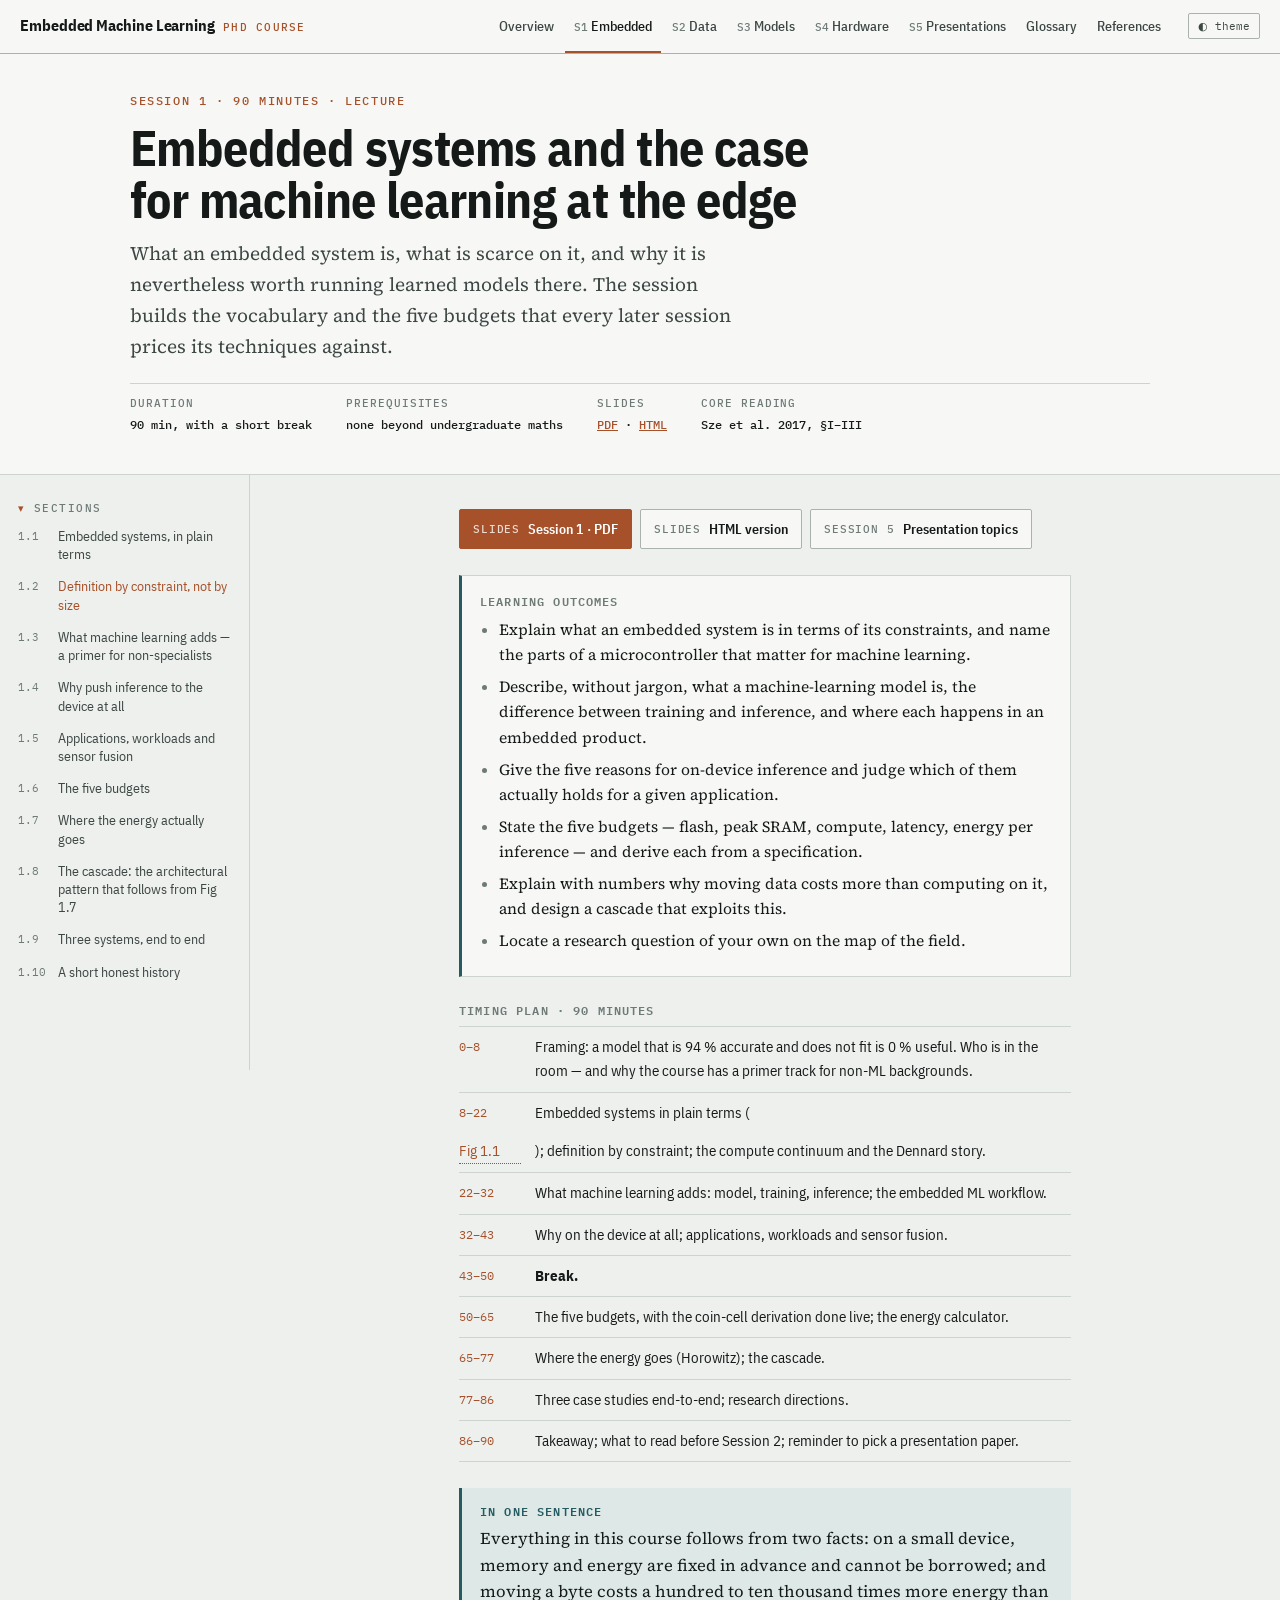
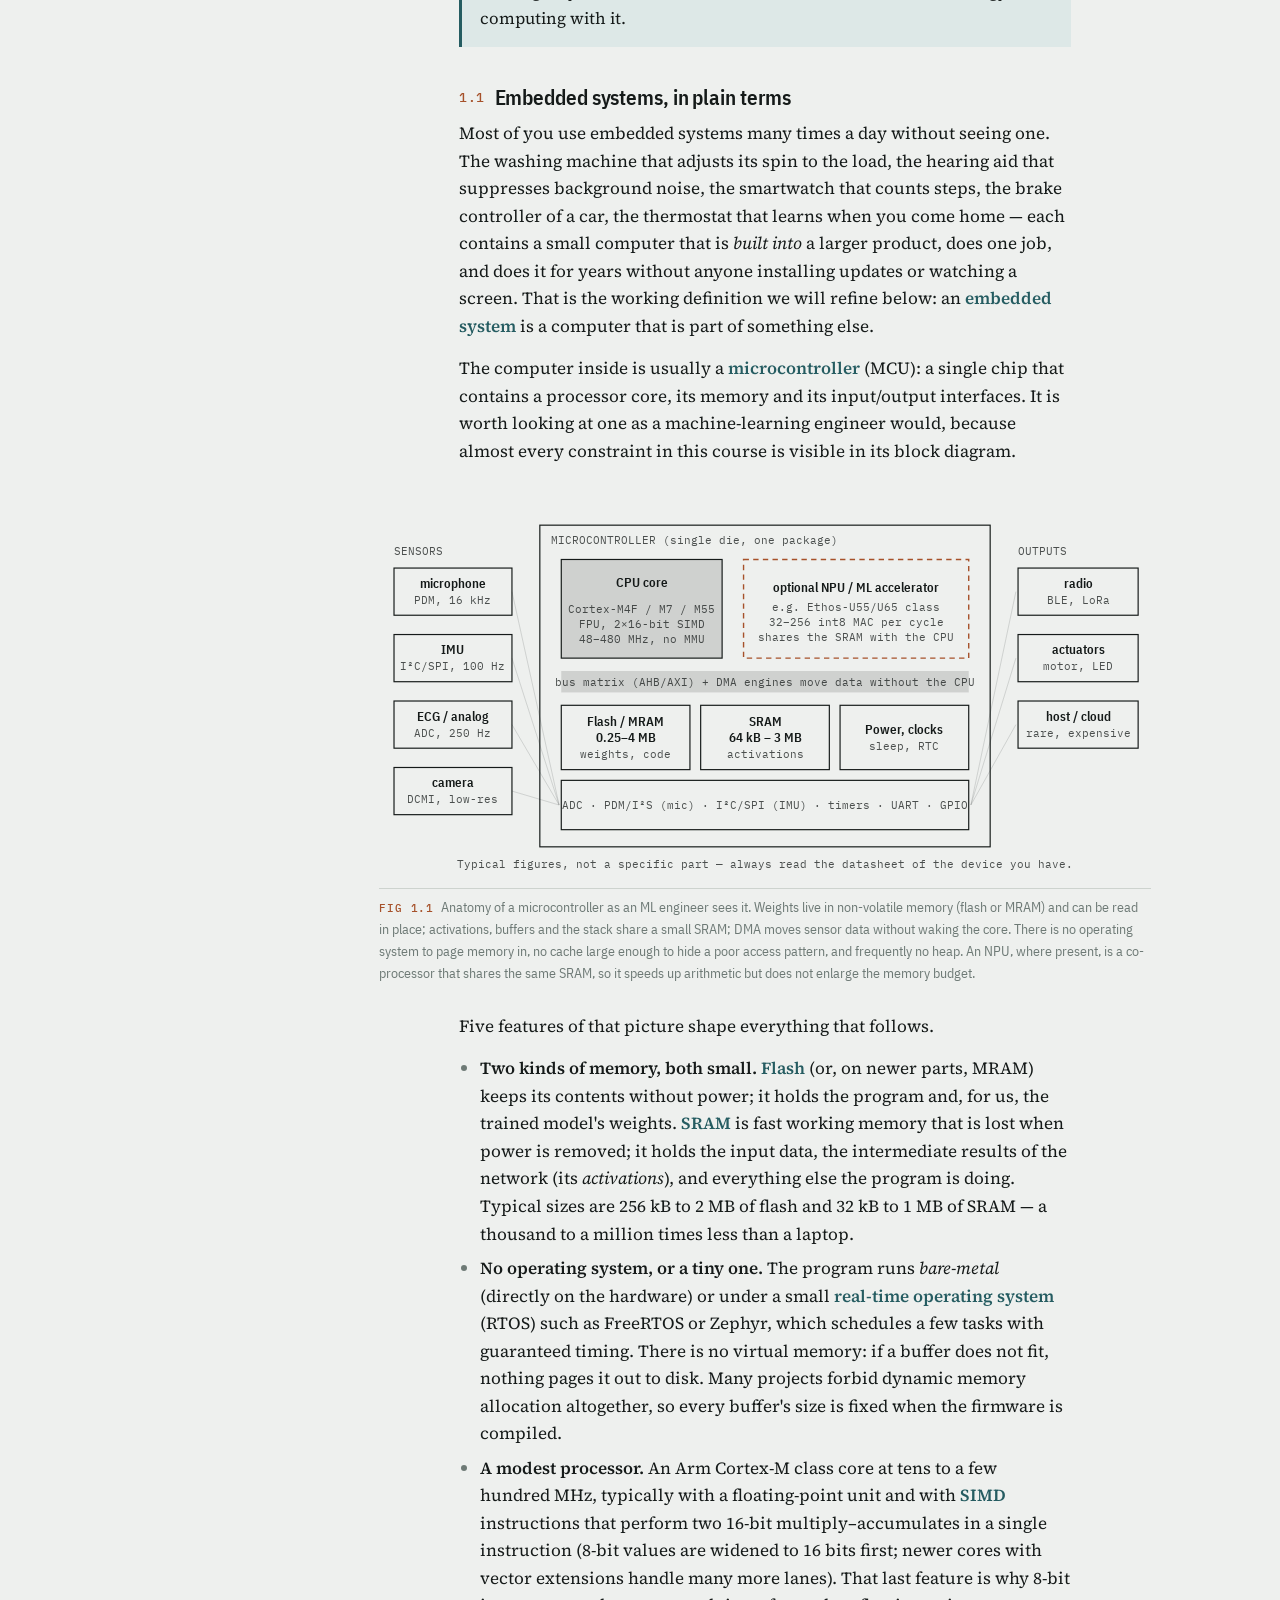
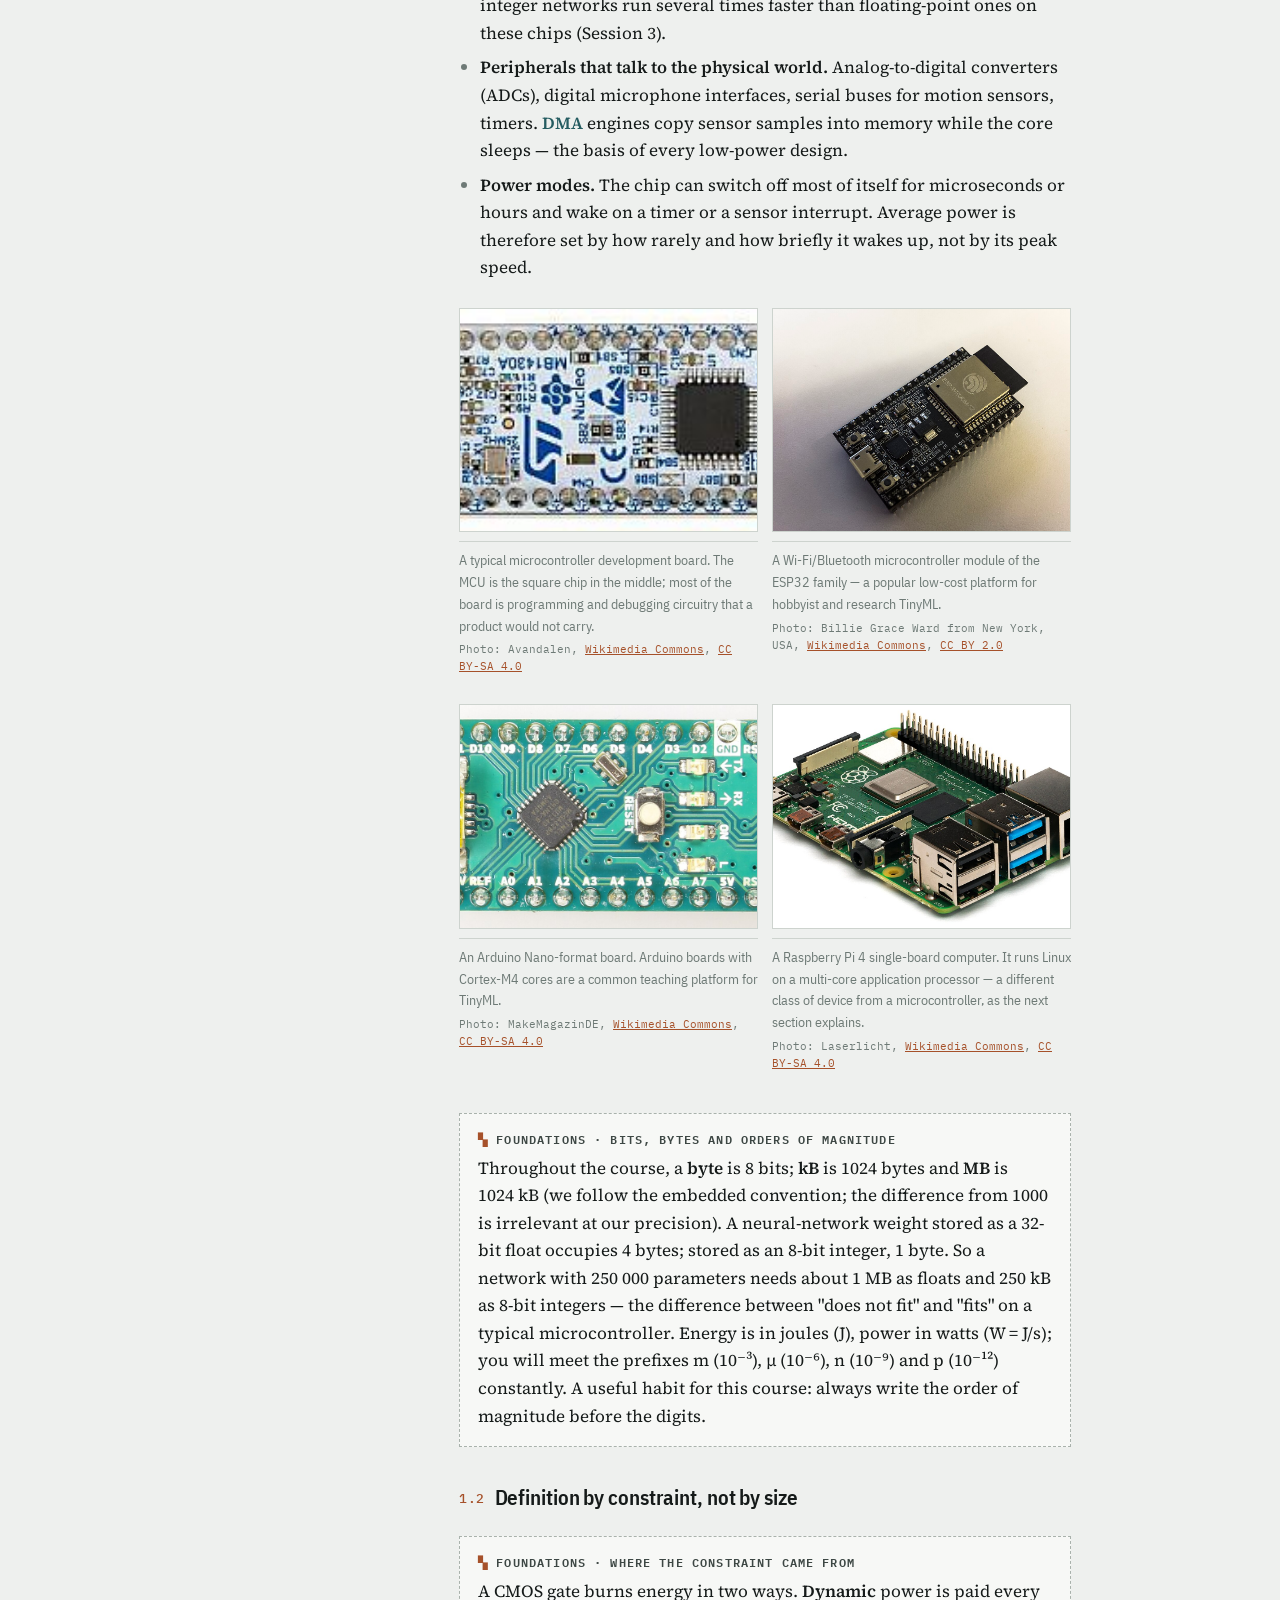
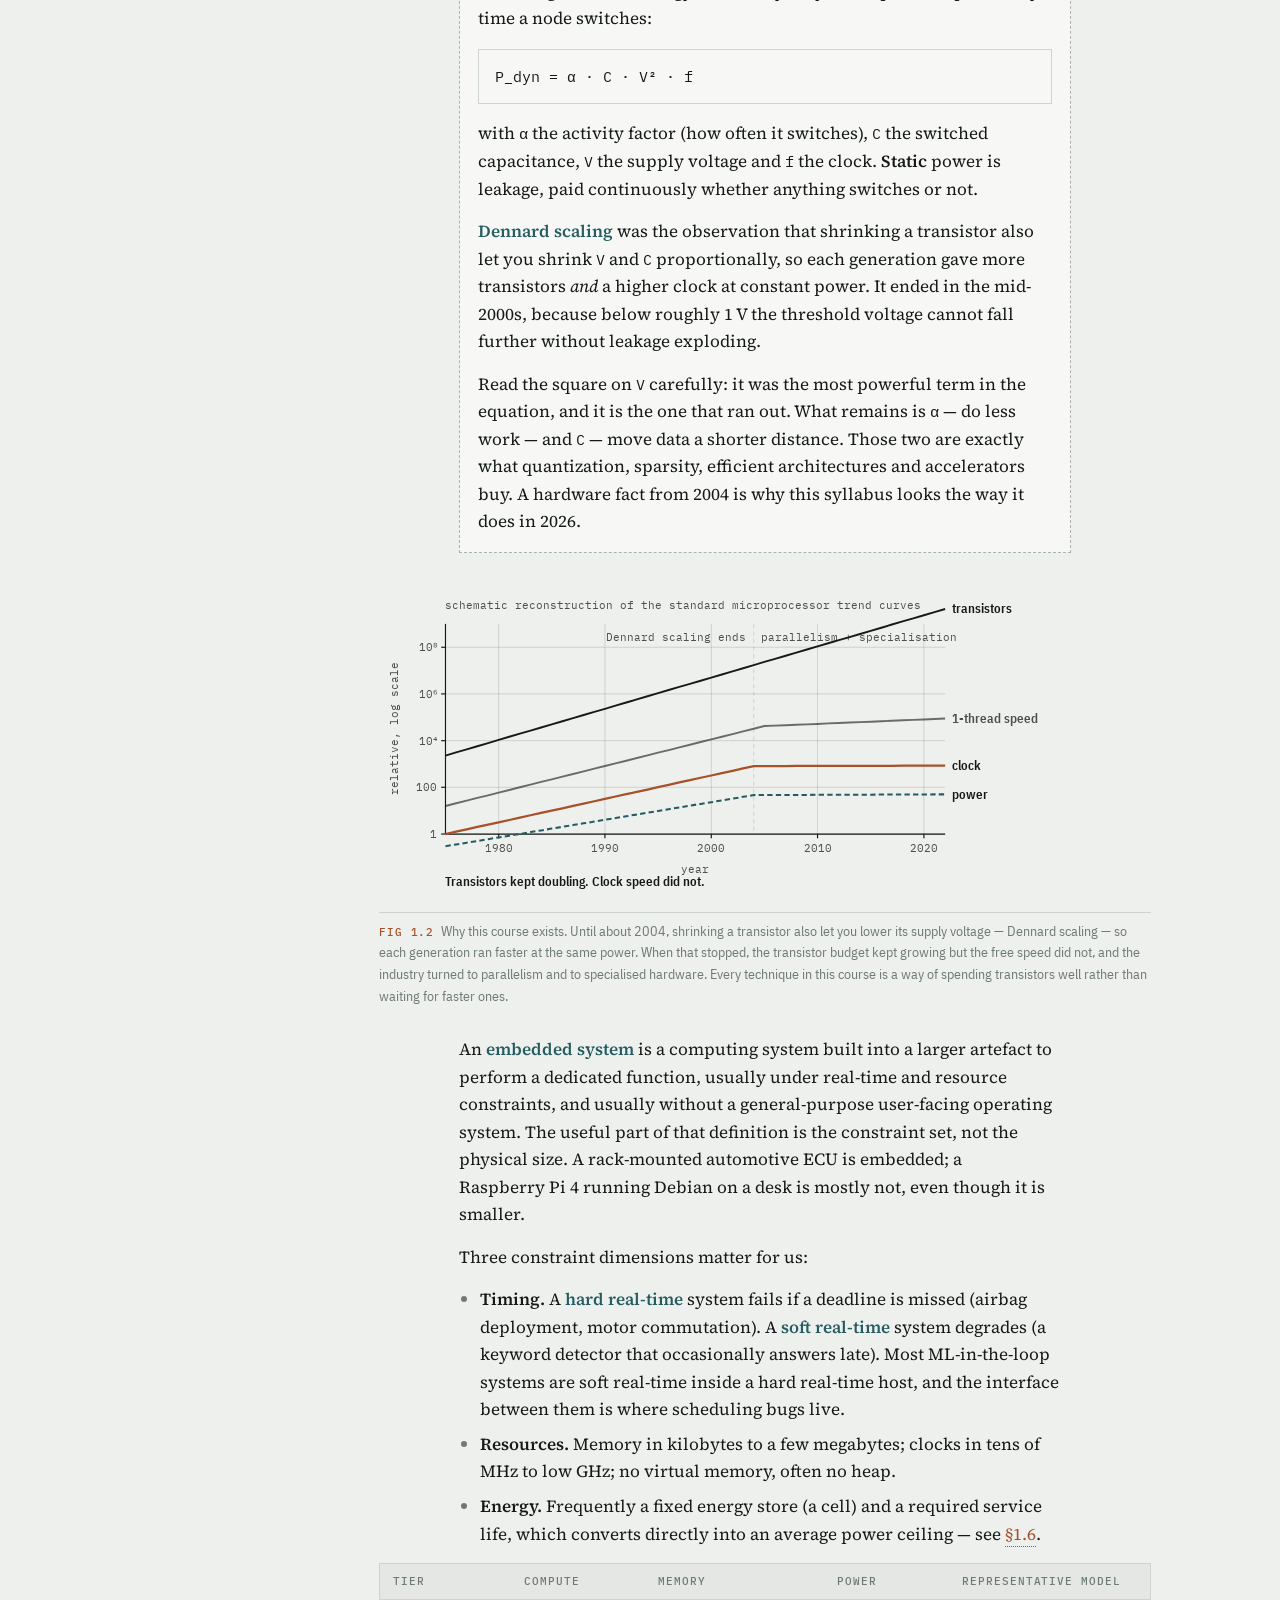
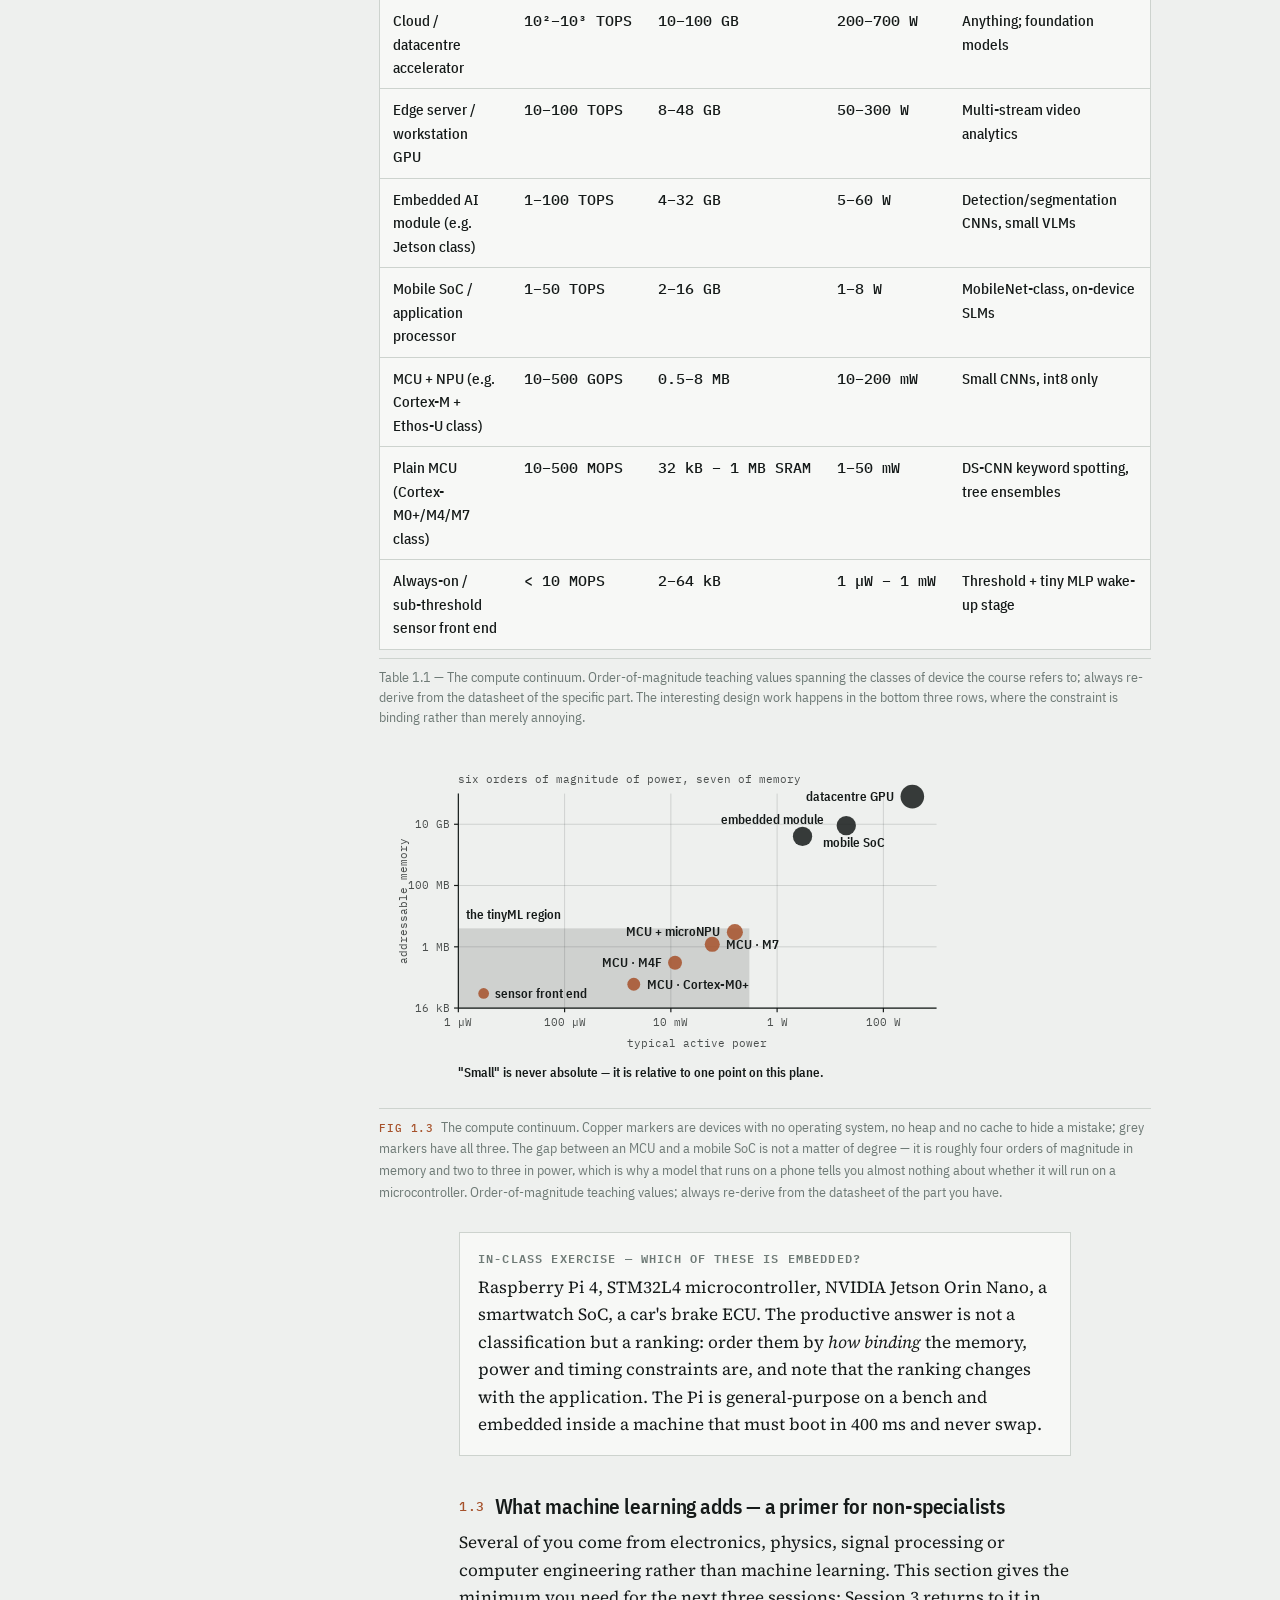
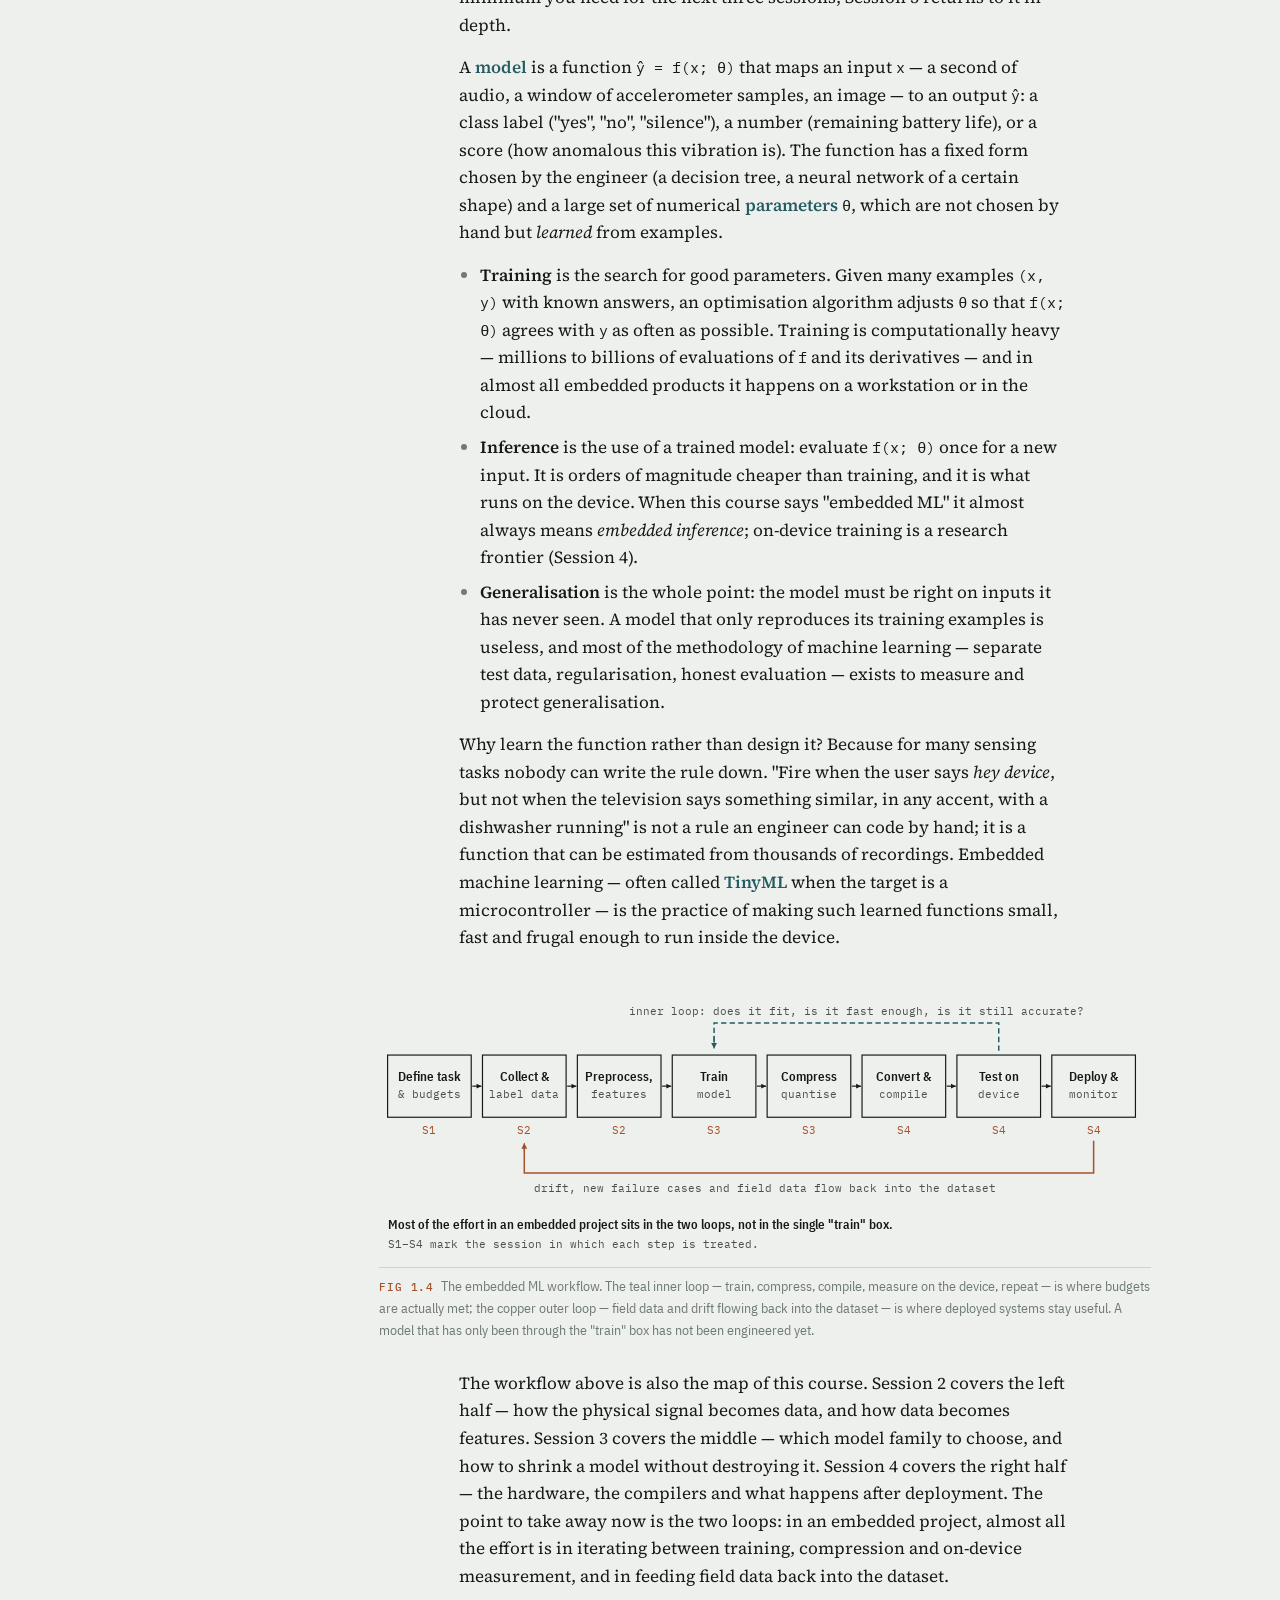
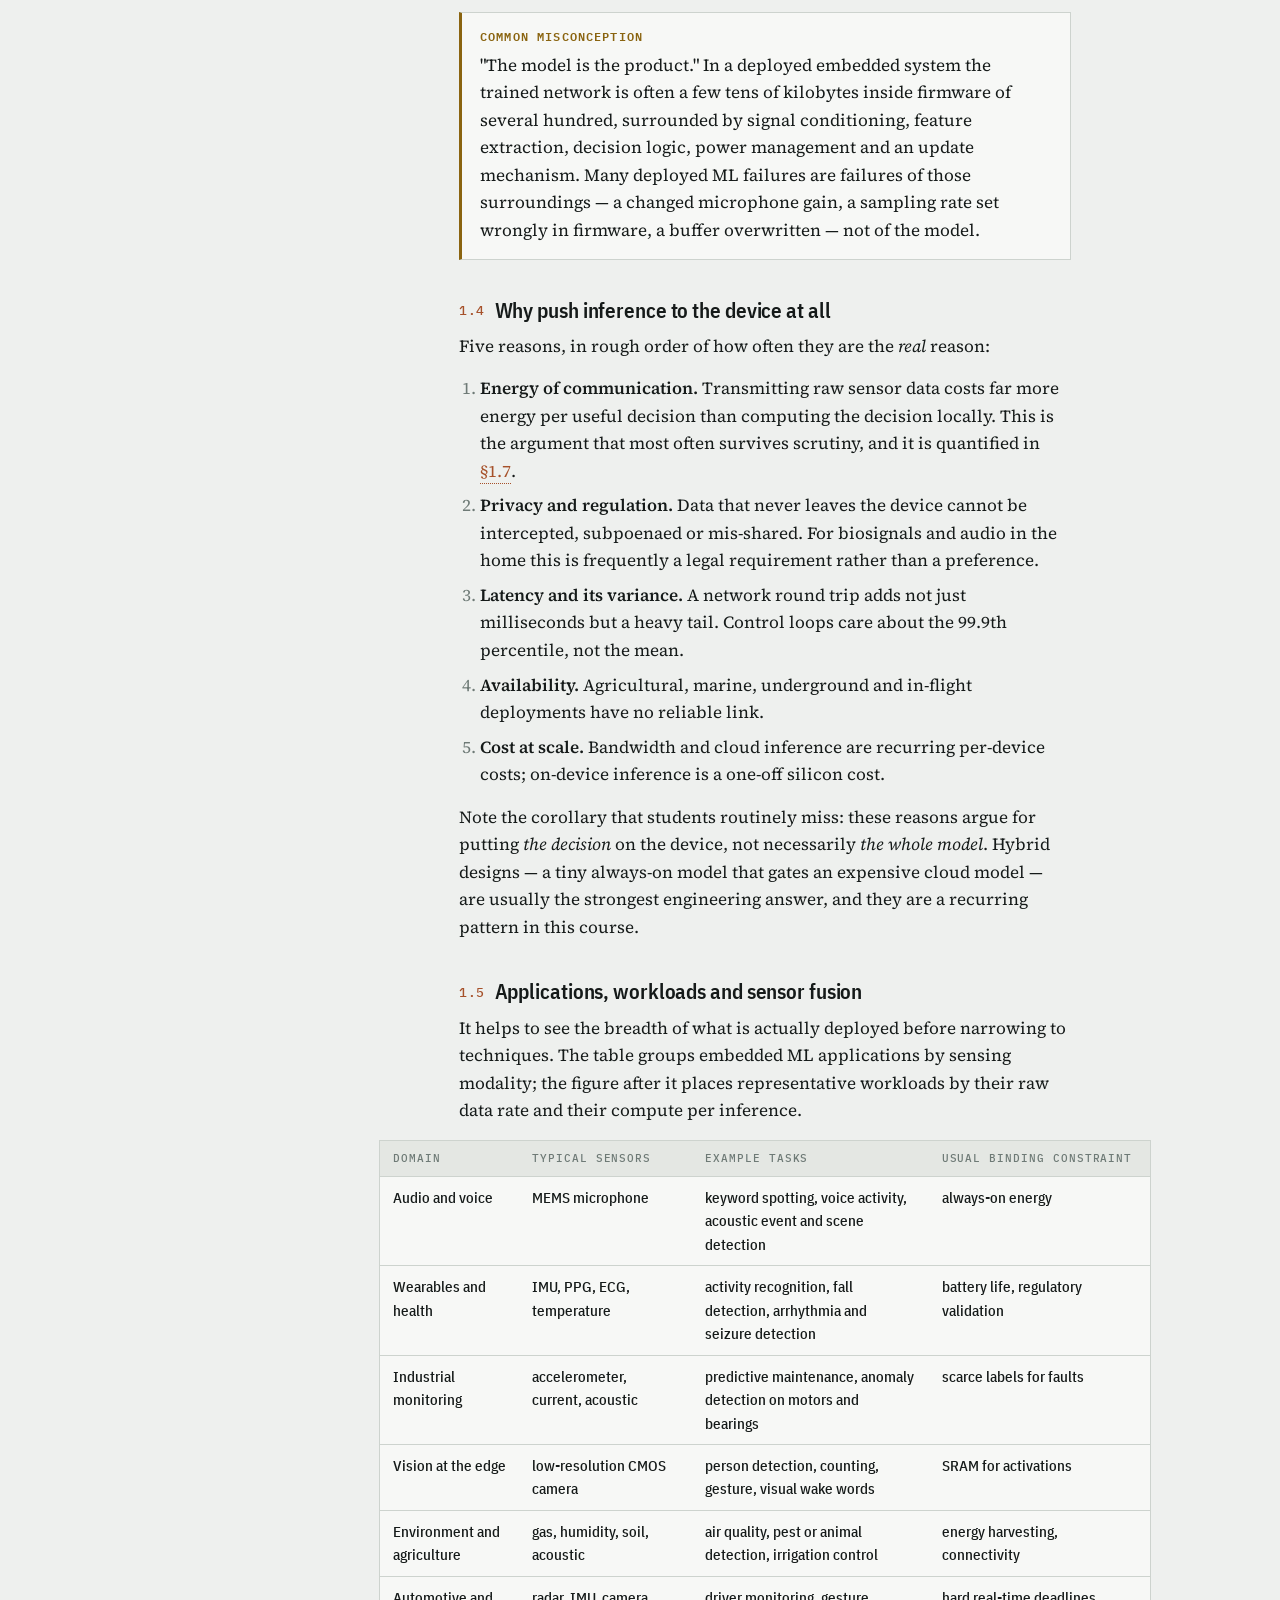
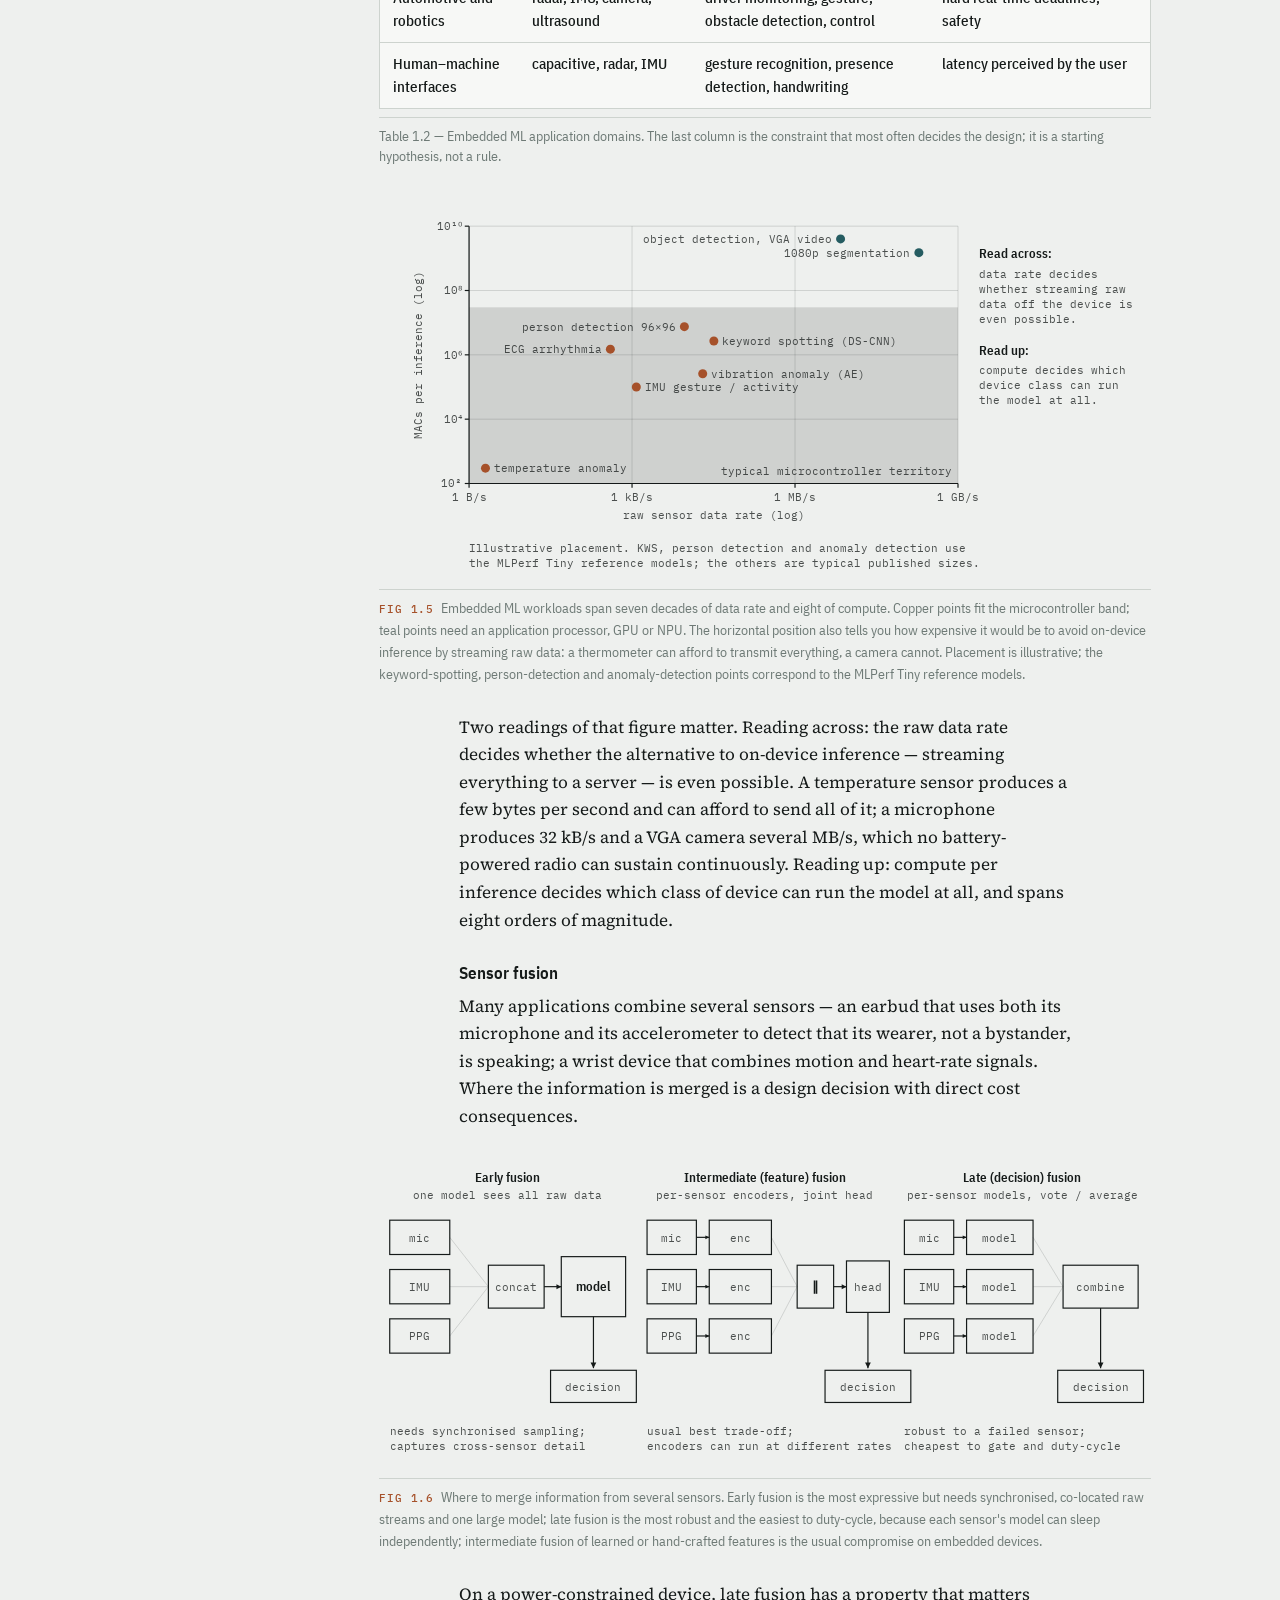
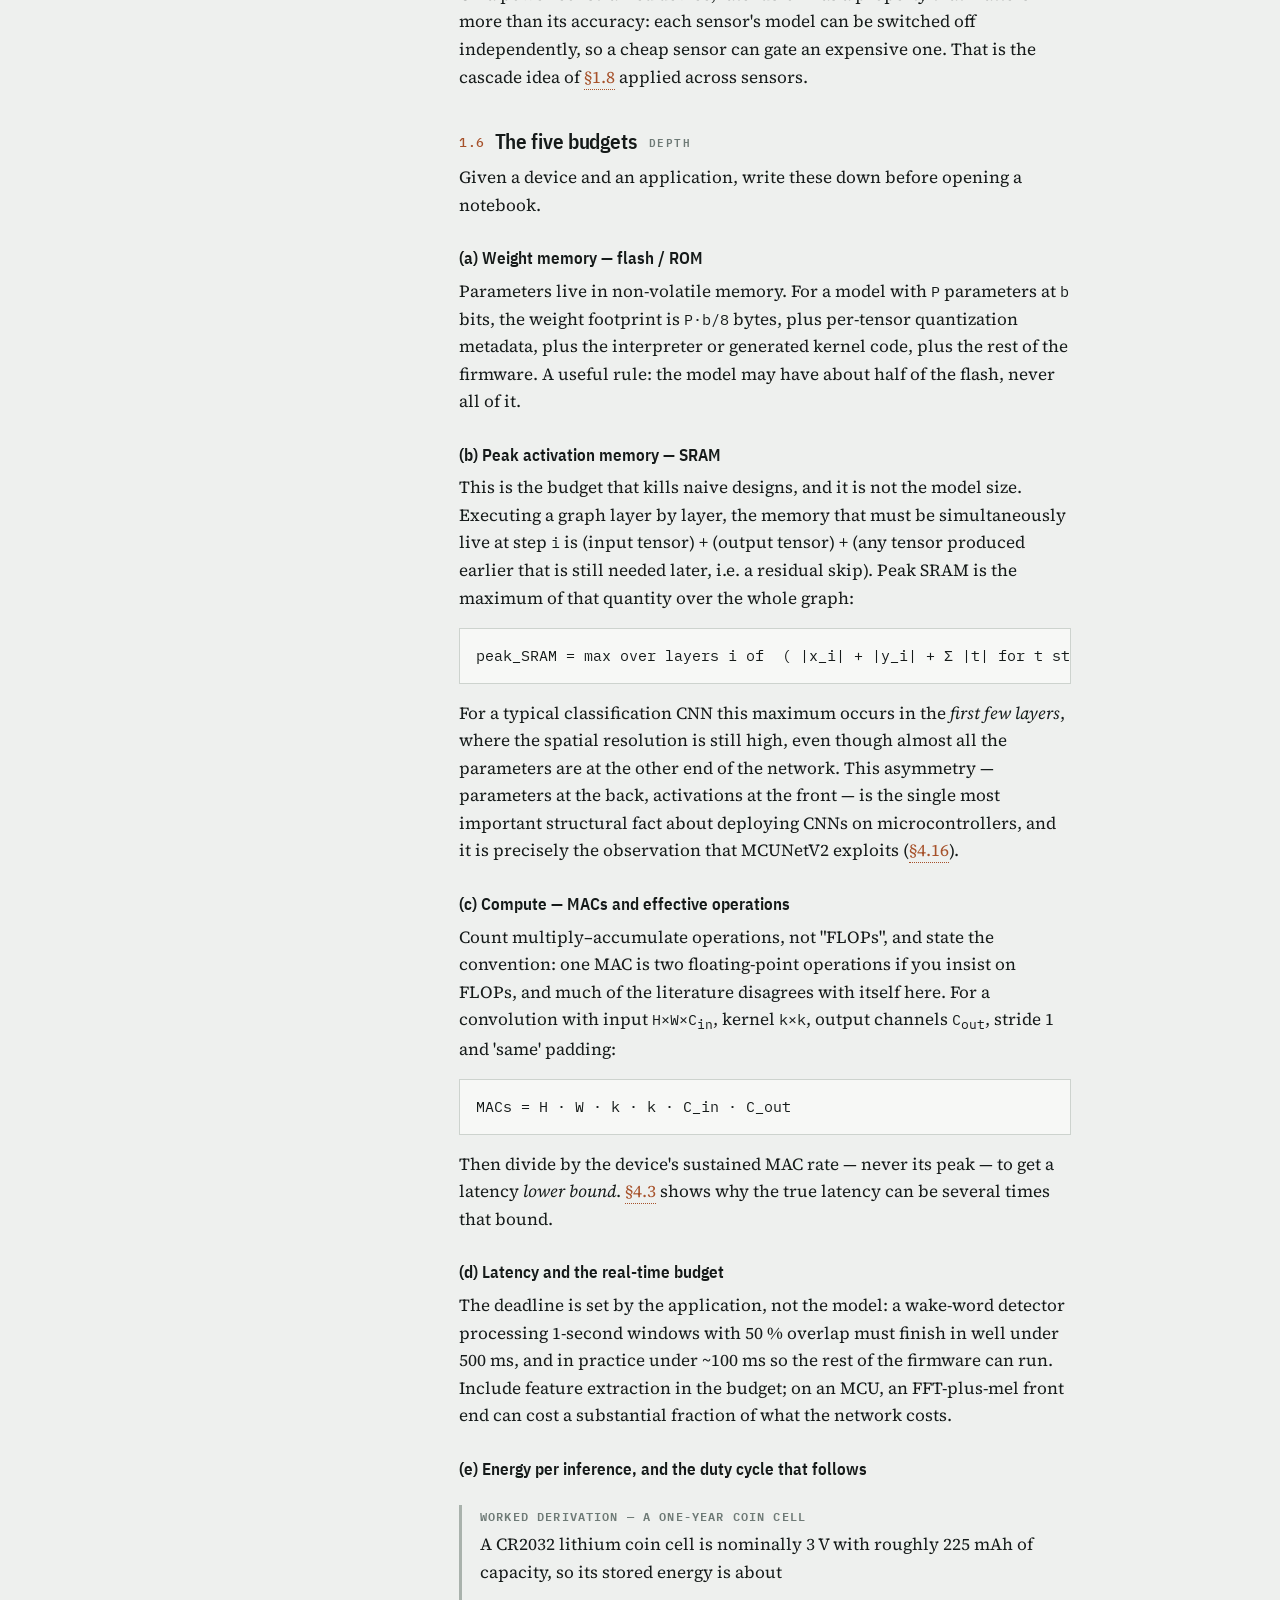
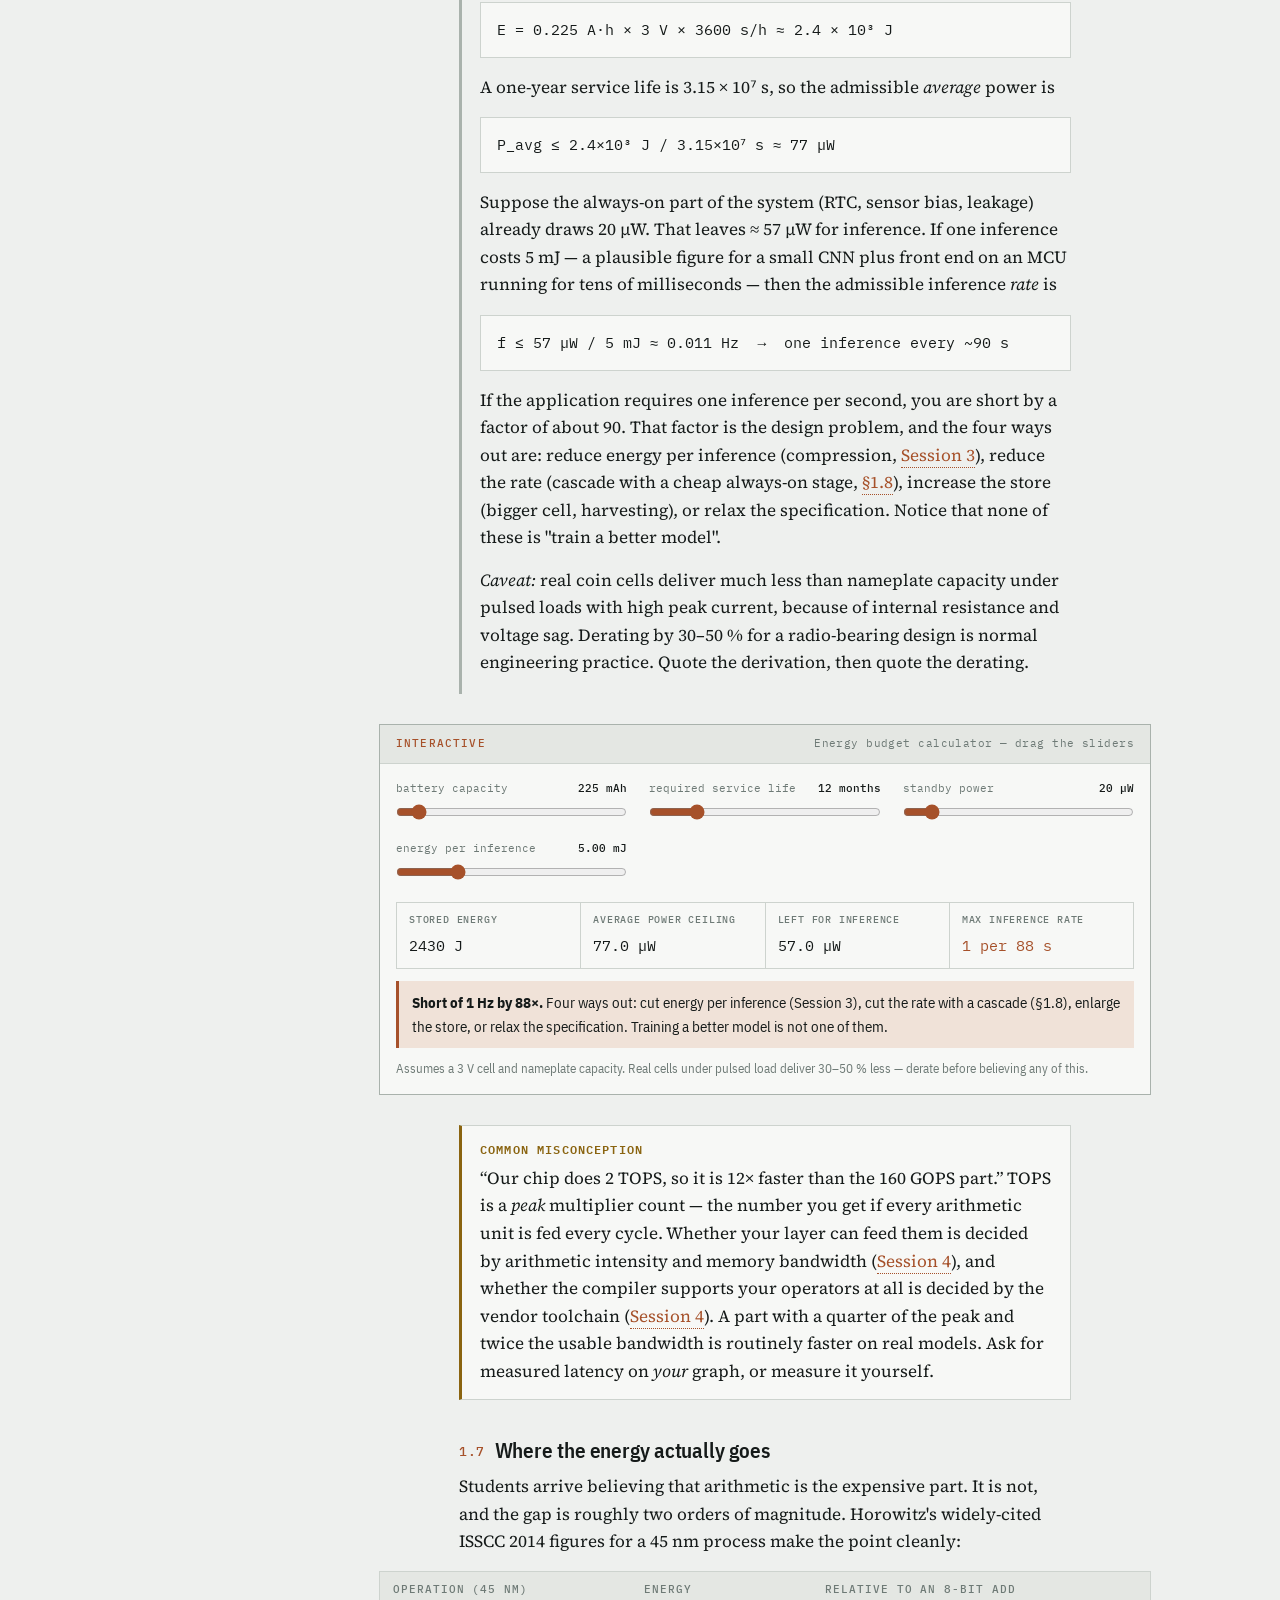
<file: session-1.html>
<!doctype html>
<html lang="en"><head><meta charset="utf-8"><meta name="viewport" content="width=device-width,initial-scale=1"><title>Session 1 — Embedded systems and edge ML · Embedded Machine Learning</title><meta name="description" content="What an embedded system is, what is scarce on it, and why it is nevertheless worth running learned models there. The session builds the vocabulary and the five budgets that every later session prices its techniques against."><link rel="stylesheet" href="assets/css/site.css"><link rel="icon" href="assets/favicon.svg" type="image/svg+xml"><script>try{var t=localStorage.getItem("eml-theme");if(t)document.documentElement.setAttribute("data-theme",t)}catch(e){}</script></head><body><a class="skip" href="#content">Skip to content</a><header class="topbar"><div class="in"><a class="brand" href="index.html">Embedded Machine Learning<span>PhD course</span></a><button class="menubtn" aria-expanded="false" aria-controls="topnav">Menu</button><nav class="topnav" id="topnav" aria-label="Course"><a href="index.html">Overview</a><a href="session-1.html" aria-current="page"><em>S1</em>Embedded</a><a href="session-2.html"><em>S2</em>Data</a><a href="session-3.html"><em>S3</em>Models</a><a href="session-4.html"><em>S4</em>Hardware</a><a href="presentations.html"><em>S5</em>Presentations</a><a href="glossary.html">Glossary</a><a href="references.html">References</a></nav><button class="themebtn" type="button" aria-label="Toggle colour theme">◐<span class="tl"> theme</span></button></div></header><div class="pagehead"><div class="inner"><p class="eyebrow">Session 1 · 90 minutes · lecture</p><h1>Embedded systems and the case for machine learning at the edge</h1><p class="sub">What an embedded system is, what is scarce on it, and why it is nevertheless worth running learned models there. The session builds the vocabulary and the five budgets that every later session prices its techniques against.</p><div class="specstrip"><div><b>Duration</b><span>90 min, with a short break</span></div><div><b>Prerequisites</b><span>none beyond undergraduate maths</span></div><div><b>Slides</b><span><a href="slides/session-1.pdf">PDF</a> · <a href="slides/session-1.html">HTML</a></span></div><div><b>Core reading</b><span>Sze et al. 2017, §I–III</span></div></div></div></div><div class="wrap"><nav class="toc" aria-label="On this page"><details open><summary>Sections</summary><ol class="sec"><li><a href="#embedded"><em>1.1</em><span>Embedded systems, in plain terms</span></a></li><li><a href="#sec-1-2"><em>1.2</em><span>Definition by constraint, not by size</span></a></li><li><a href="#ml-primer"><em>1.3</em><span>What machine learning adds — a primer for non-specialists</span></a></li><li><a href="#sec-1-4"><em>1.4</em><span>Why push inference to the device at all</span></a></li><li><a href="#applications"><em>1.5</em><span>Applications, workloads and sensor fusion</span></a></li><li><a href="#sec-1-6"><em>1.6</em><span>The five budgets </span></a></li><li><a href="#sec-1-7"><em>1.7</em><span>Where the energy actually goes</span></a></li><li><a href="#sec-1-8"><em>1.8</em><span>The cascade: the architectural pattern that follows from Fig 1.7</span></a></li><li><a href="#cases"><em>1.9</em><span>Three systems, end to end</span></a></li><li><a href="#sec-1-10"><em>1.10</em><span>A short honest history</span></a></li></ol></details></nav><main id="content"><div class="col">
<div class="reslinks">
  <a class="btn primary" href="slides/session-1.pdf"><b>Slides</b>Session 1 · PDF</a>
  <a class="btn" href="slides/session-1.html"><b>Slides</b>HTML version</a>
  <a class="btn" href="presentations.html"><b>Session 5</b>Presentation topics</a>
</div>

<div class="meta">
<h5>Learning outcomes</h5>
<ul>
  <li>Explain what an embedded system is in terms of its constraints, and name the parts of a microcontroller that matter for machine learning.</li>
  <li>Describe, without jargon, what a machine-learning model is, the difference between training and inference, and where each happens in an embedded product.</li>
  <li>Give the five reasons for on-device inference and judge which of them actually holds for a given application.</li>
  <li>State the five budgets — flash, peak SRAM, compute, latency, energy per inference — and derive each from a specification.</li>
  <li>Explain with numbers why moving data costs more than computing on it, and design a cascade that exploits this.</li>
  <li>Locate a research question of your own on the map of the field.</li>
</ul>
</div>

<div class="timing">
<h5>Timing plan · 90 minutes</h5>
<ol>
  <li><span>0–8</span>Framing: a model that is 94 % accurate and does not fit is 0 % useful. Who is in the room — and why the course has a primer track for non-ML backgrounds.</li>
  <li><span>8–22</span>Embedded systems in plain terms (<a class="xref" href="#fig-mcu_anatomy">Fig 1.1</a>); definition by constraint; the compute continuum and the Dennard story.</li>
  <li><span>22–32</span>What machine learning adds: model, training, inference; the embedded ML workflow.</li>
  <li><span>32–43</span>Why on the device at all; applications, workloads and sensor fusion.</li>
  <li><span>43–50</span><b>Break.</b></li>
  <li><span>50–65</span>The five budgets, with the coin-cell derivation done live; the energy calculator.</li>
  <li><span>65–77</span>Where the energy goes (Horowitz); the cascade.</li>
  <li><span>77–86</span>Three case studies end-to-end; research directions.</li>
  <li><span>86–90</span>Takeaway; what to read before Session 2; reminder to pick a presentation paper.</li>
</ol>
</div>

<div class="intu">
<h5>In one sentence</h5>
<p>Everything in this course follows from two facts: on a small device, memory and energy are fixed in advance and cannot be borrowed; and moving a byte costs a hundred to ten thousand times more energy than computing with it.</p>
</div>

<h3 id="embedded"><span class="sn">1.1</span>Embedded systems, in plain terms</h3>

<p>Most of you use embedded systems many times a day without seeing one. The washing machine that adjusts its spin to the load, the hearing aid that suppresses background noise, the smartwatch that counts steps, the brake controller of a car, the thermostat that learns when you come home — each contains a small computer that is <em>built into</em> a larger product, does one job, and does it for years without anyone installing updates or watching a screen. That is the working definition we will refine below: an <em class="term">embedded system</em> is a computer that is part of something else.</p>

<p>The computer inside is usually a <em class="term">microcontroller</em> (MCU): a single chip that contains a processor core, its memory and its input/output interfaces. It is worth looking at one as a machine-learning engineer would, because almost every constraint in this course is visible in its block diagram.</p>

<figure id="fig-mcu_anatomy"><div class="figscroll"><svg viewBox="0 0 720 360" role="img" aria-label="Block diagram of a typical microcontroller used for embedded machine learning: a Cortex-M class core with FPU and SIMD extensions, on-chip flash and SRAM, DMA, a bus matrix, analog and digital peripherals, power management, and an optional neural processing unit, connected to sensors on the left and radio and actuators on the right">
  <rect x="150.0" y="30.0" width="420.0" height="300.0" class="ax" fill="none" stroke-width="1.6"/>
  <text x="160.0" y="48.0" class="lbl">MICROCONTROLLER (single die, one package)</text>
  <rect x="170.0" y="62.0" width="150.0" height="92.0" class="fillsoft"/>
  <rect x="170.0" y="62.0" width="150.0" height="92.0" class="ax" fill="none"/>
  <text x="245.0" y="88.0" class="lblb" text-anchor="middle">CPU core</text>
  <text x="245.0" y="112.0" class="lbl" text-anchor="middle">Cortex-M4F / M7 / M55</text>
  <text x="245.0" y="126.0" class="lbl" text-anchor="middle">FPU, 2×16-bit SIMD</text>
  <text x="245.0" y="140.0" class="lbl" text-anchor="middle">48–480 MHz, no MMU</text>
  <rect x="340.0" y="62.0" width="210.0" height="92.0" class="acc" fill="none" stroke-dasharray="5 4" stroke-width="1.3"/>
  <text x="445.0" y="92.0" class="lblb" text-anchor="middle">optional NPU / ML accelerator</text>
  <text x="445.0" y="110.0" class="lbl" text-anchor="middle">e.g. Ethos-U55/U65 class</text>
  <text x="445.0" y="124.0" class="lbl" text-anchor="middle">32–256 int8 MAC per cycle</text>
  <text x="445.0" y="138.0" class="lbl" text-anchor="middle">shares the SRAM with the CPU</text>
  <rect x="170.0" y="166.0" width="380.0" height="20.0" class="fillsoft"/>
  <text x="360.0" y="180.0" class="lbl" text-anchor="middle">bus matrix (AHB/AXI) + DMA engines move data without the CPU</text>
  <rect x="170.0" y="198.0" width="120.0" height="60.0" class="ax" fill="none"/>
  <text x="230.0" y="217.0" class="lblb" text-anchor="middle">Flash / MRAM</text>
  <text x="230.0" y="232.0" class="lblb" text-anchor="middle">0.25–4 MB</text>
  <text x="230.0" y="247.0" class="lbl" text-anchor="middle">weights, code</text>
  <rect x="300.0" y="198.0" width="120.0" height="60.0" class="ax" fill="none"/>
  <text x="360.0" y="217.0" class="lblb" text-anchor="middle">SRAM</text>
  <text x="360.0" y="232.0" class="lblb" text-anchor="middle">64 kB – 3 MB</text>
  <text x="360.0" y="247.0" class="lbl" text-anchor="middle">activations</text>
  <rect x="430.0" y="198.0" width="120.0" height="60.0" class="ax" fill="none"/>
  <text x="490.0" y="224.5" class="lblb" text-anchor="middle">Power, clocks</text>
  <text x="490.0" y="239.5" class="lbl" text-anchor="middle">sleep, RTC</text>
  <rect x="170.0" y="268.0" width="380.0" height="46.0" class="ax" fill="none"/>
  <text x="360.0" y="295.0" class="lbl" text-anchor="middle">ADC · PDM/I²S (mic) · I²C/SPI (IMU) · timers · UART · GPIO</text>
  <rect x="14.0" y="70.0" width="110.0" height="44.0" class="ax" fill="none"/>
  <text x="69.0" y="88.5" class="lblb" text-anchor="middle">microphone</text>
  <text x="69.0" y="103.5" class="lbl" text-anchor="middle">PDM, 16 kHz</text>
  <line x1="124.0" y1="92.0" x2="168.0" y2="291.0" class="grid"/>
  <rect x="14.0" y="132.0" width="110.0" height="44.0" class="ax" fill="none"/>
  <text x="69.0" y="150.5" class="lblb" text-anchor="middle">IMU</text>
  <text x="69.0" y="165.5" class="lbl" text-anchor="middle">I²C/SPI, 100 Hz</text>
  <line x1="124.0" y1="154.0" x2="168.0" y2="291.0" class="grid"/>
  <rect x="14.0" y="194.0" width="110.0" height="44.0" class="ax" fill="none"/>
  <text x="69.0" y="212.5" class="lblb" text-anchor="middle">ECG / analog</text>
  <text x="69.0" y="227.5" class="lbl" text-anchor="middle">ADC, 250 Hz</text>
  <line x1="124.0" y1="216.0" x2="168.0" y2="291.0" class="grid"/>
  <rect x="14.0" y="256.0" width="110.0" height="44.0" class="ax" fill="none"/>
  <text x="69.0" y="274.5" class="lblb" text-anchor="middle">camera</text>
  <text x="69.0" y="289.5" class="lbl" text-anchor="middle">DCMI, low-res</text>
  <line x1="124.0" y1="278.0" x2="168.0" y2="291.0" class="grid"/>
  <text x="14.0" y="58.0" class="lbl">SENSORS</text>
  <text x="596.0" y="58.0" class="lbl">OUTPUTS</text>
  <rect x="596.0" y="70.0" width="112.0" height="44.0" class="ax" fill="none"/>
  <text x="652.0" y="88.5" class="lblb" text-anchor="middle">radio</text>
  <text x="652.0" y="103.5" class="lbl" text-anchor="middle">BLE, LoRa</text>
  <rect x="596.0" y="132.0" width="112.0" height="44.0" class="ax" fill="none"/>
  <text x="652.0" y="150.5" class="lblb" text-anchor="middle">actuators</text>
  <text x="652.0" y="165.5" class="lbl" text-anchor="middle">motor, LED</text>
  <rect x="596.0" y="194.0" width="112.0" height="44.0" class="ax" fill="none"/>
  <text x="652.0" y="212.5" class="lblb" text-anchor="middle">host / cloud</text>
  <text x="652.0" y="227.5" class="lbl" text-anchor="middle">rare, expensive</text>
  <line x1="552.0" y1="291.0" x2="594.0" y2="92.0" class="grid"/>
  <line x1="552.0" y1="291.0" x2="594.0" y2="154.0" class="grid"/>
  <line x1="552.0" y1="291.0" x2="594.0" y2="216.0" class="grid"/>
  <text x="360.0" y="350.0" class="lbl" text-anchor="middle">Typical figures, not a specific part — always read the datasheet of the device you have.</text>
</svg></div><figcaption><b>Fig 1.1</b>Anatomy of a microcontroller as an ML engineer sees it. Weights live in non-volatile memory (flash or MRAM) and can be read in place; activations, buffers and the stack share a small SRAM; DMA moves sensor data without waking the core. There is no operating system to page memory in, no cache large enough to hide a poor access pattern, and frequently no heap. An NPU, where present, is a co-processor that shares the same SRAM, so it speeds up arithmetic but does not enlarge the memory budget.</figcaption></figure>

<p>Five features of that picture shape everything that follows.</p>
<ul>
  <li><b>Two kinds of memory, both small.</b> <em class="term">Flash</em> (or, on newer parts, MRAM) keeps its contents without power; it holds the program and, for us, the trained model's weights. <em class="term">SRAM</em> is fast working memory that is lost when power is removed; it holds the input data, the intermediate results of the network (its <em>activations</em>), and everything else the program is doing. Typical sizes are 256&nbsp;kB to 2&nbsp;MB of flash and 32&nbsp;kB to 1&nbsp;MB of SRAM — a thousand to a million times less than a laptop.</li>
  <li><b>No operating system, or a tiny one.</b> The program runs <em>bare-metal</em> (directly on the hardware) or under a small <em class="term">real-time operating system</em> (RTOS) such as FreeRTOS or Zephyr, which schedules a few tasks with guaranteed timing. There is no virtual memory: if a buffer does not fit, nothing pages it out to disk. Many projects forbid dynamic memory allocation altogether, so every buffer's size is fixed when the firmware is compiled.</li>
  <li><b>A modest processor.</b> An Arm Cortex-M class core at tens to a few hundred MHz, typically with a floating-point unit and with <em class="term">SIMD</em> instructions that perform two 16-bit multiply–accumulates in a single instruction (8-bit values are widened to 16 bits first; newer cores with vector extensions handle many more lanes). That last feature is why 8-bit integer networks run several times faster than floating-point ones on these chips (Session 3).</li>
  <li><b>Peripherals that talk to the physical world.</b> Analog-to-digital converters (ADCs), digital microphone interfaces, serial buses for motion sensors, timers. <em class="term">DMA</em> engines copy sensor samples into memory while the core sleeps — the basis of every low-power design.</li>
  <li><b>Power modes.</b> The chip can switch off most of itself for microseconds or hours and wake on a timer or a sensor interrupt. Average power is therefore set by how rarely and how briefly it wakes up, not by its peak speed.</li>
</ul>

<div class="photogrid">
<figure class="photo"><img src="assets/img/nucleo-board.jpg" alt="A typical microcontroller development board. The MCU is the square chip in the middle; most of the board is programming and debugging circuitry that a product would not carry." loading="lazy" onerror="this.closest('figure').classList.add('missing')"><figcaption>A typical microcontroller development board. The MCU is the square chip in the middle; most of the board is programming and debugging circuitry that a product would not carry.</figcaption><p class="credit" data-img="nucleo-board.jpg">Photo: Wikimedia Commons</p></figure>
<figure class="photo"><img src="assets/img/esp32-module.jpg" alt="A Wi-Fi/Bluetooth microcontroller module of the ESP32 family — a popular low-cost platform for hobbyist and research TinyML." loading="lazy" onerror="this.closest('figure').classList.add('missing')"><figcaption>A Wi-Fi/Bluetooth microcontroller module of the ESP32 family — a popular low-cost platform for hobbyist and research TinyML.</figcaption><p class="credit" data-img="esp32-module.jpg">Photo: Wikimedia Commons</p></figure>
<figure class="photo"><img src="assets/img/arduino-nano.jpg" alt="An Arduino Nano-format board. Arduino boards with Cortex-M4 cores are a common teaching platform for TinyML." loading="lazy" onerror="this.closest('figure').classList.add('missing')"><figcaption>An Arduino Nano-format board. Arduino boards with Cortex-M4 cores are a common teaching platform for TinyML.</figcaption><p class="credit" data-img="arduino-nano.jpg">Photo: Wikimedia Commons</p></figure>
<figure class="photo"><img src="assets/img/raspberry-pi-4.jpg" alt="A Raspberry Pi 4 single-board computer. It runs Linux on a multi-core application processor — a different class of device from a microcontroller, as the next section explains." loading="lazy" onerror="this.closest('figure').classList.add('missing')"><figcaption>A Raspberry Pi 4 single-board computer. It runs Linux on a multi-core application processor — a different class of device from a microcontroller, as the next section explains.</figcaption><p class="credit" data-img="raspberry-pi-4.jpg">Photo: Wikimedia Commons</p></figure>
</div>

<div class="found">
<h5>Foundations · bits, bytes and orders of magnitude</h5>
<p>Throughout the course, a <b>byte</b> is 8 bits; <b>kB</b> is 1024 bytes and <b>MB</b> is 1024&nbsp;kB (we follow the embedded convention; the difference from 1000 is irrelevant at our precision). A neural-network weight stored as a 32-bit float occupies 4 bytes; stored as an 8-bit integer, 1 byte. So a network with 250&nbsp;000 parameters needs about 1&nbsp;MB as floats and 250&nbsp;kB as 8-bit integers — the difference between "does not fit" and "fits" on a typical microcontroller. Energy is in joules (J), power in watts (W = J/s); you will meet the prefixes m (10⁻³), µ (10⁻⁶), n (10⁻⁹) and p (10⁻¹²) constantly. A useful habit for this course: always write the order of magnitude before the digits.</p>
</div>

<h3 id="sec-1-2"><span class="sn">1.2</span>Definition by constraint, not by size</h3>
<div class="found">
<h5>Foundations · where the constraint came from</h5>
<p>A CMOS gate burns energy in two ways. <b>Dynamic</b> power is paid every time a node switches:</p>
<div class="eq">P_dyn = α · C · V² · f</div>
<p>with <span class="eqn">α</span> the activity factor (how often it switches), <span class="eqn">C</span> the switched capacitance, <span class="eqn">V</span> the supply voltage and <span class="eqn">f</span> the clock. <b>Static</b> power is leakage, paid continuously whether anything switches or not.</p>
<p><em class="term">Dennard scaling</em> was the observation that shrinking a transistor also let you shrink <span class="eqn">V</span> and <span class="eqn">C</span> proportionally, so each generation gave more transistors <i>and</i> a higher clock at constant power. It ended in the mid-2000s, because below roughly 1&nbsp;V the threshold voltage cannot fall further without leakage exploding.</p>
<p>Read the square on <span class="eqn">V</span> carefully: it was the most powerful term in the equation, and it is the one that ran out. What remains is <span class="eqn">α</span> — do less work — and <span class="eqn">C</span> — move data a shorter distance. Those two are exactly what quantization, sparsity, efficient architectures and accelerators buy. A hardware fact from 2004 is why this syllabus looks the way it does in 2026.</p>
</div>

<figure id="fig-tech_scaling"><div class="figscroll"><svg viewBox="0 0 720 300" role="img" aria-label="Four microprocessor trends on a logarithmic scale from 1975 to 2020: transistor count keeps rising while clock frequency, single-thread performance and power all flatten after about 2004">
  <line x1="62.0" y1="236.0" x2="528.0" y2="236.0" class="ax"/>
  <line x1="62.0" y1="40.0" x2="62.0" y2="236.0" class="ax"/>
  <line x1="111.6" y1="40.0" x2="111.6" y2="236.0" class="grid"/>
  <line x1="111.6" y1="236.0" x2="111.6" y2="240.0" class="ax"/>
  <text x="111.6" y="253.0" class="lbl" text-anchor="middle">1980</text>
  <line x1="210.7" y1="40.0" x2="210.7" y2="236.0" class="grid"/>
  <line x1="210.7" y1="236.0" x2="210.7" y2="240.0" class="ax"/>
  <text x="210.7" y="253.0" class="lbl" text-anchor="middle">1990</text>
  <line x1="309.9" y1="40.0" x2="309.9" y2="236.0" class="grid"/>
  <line x1="309.9" y1="236.0" x2="309.9" y2="240.0" class="ax"/>
  <text x="309.9" y="253.0" class="lbl" text-anchor="middle">2000</text>
  <line x1="409.0" y1="40.0" x2="409.0" y2="236.0" class="grid"/>
  <line x1="409.0" y1="236.0" x2="409.0" y2="240.0" class="ax"/>
  <text x="409.0" y="253.0" class="lbl" text-anchor="middle">2010</text>
  <line x1="508.2" y1="40.0" x2="508.2" y2="236.0" class="grid"/>
  <line x1="508.2" y1="236.0" x2="508.2" y2="240.0" class="ax"/>
  <text x="508.2" y="253.0" class="lbl" text-anchor="middle">2020</text>
  <line x1="62.0" y1="236.0" x2="528.0" y2="236.0" class="grid"/>
  <line x1="58.0" y1="236.0" x2="62.0" y2="236.0" class="ax"/>
  <text x="54.0" y="239.6" class="lbl" text-anchor="end">1</text>
  <line x1="62.0" y1="192.4" x2="528.0" y2="192.4" class="grid"/>
  <line x1="58.0" y1="192.4" x2="62.0" y2="192.4" class="ax"/>
  <text x="54.0" y="196.0" class="lbl" text-anchor="end">100</text>
  <line x1="62.0" y1="148.9" x2="528.0" y2="148.9" class="grid"/>
  <line x1="58.0" y1="148.9" x2="62.0" y2="148.9" class="ax"/>
  <text x="54.0" y="152.5" class="lbl" text-anchor="end">10⁴</text>
  <line x1="62.0" y1="105.3" x2="528.0" y2="105.3" class="grid"/>
  <line x1="58.0" y1="105.3" x2="62.0" y2="105.3" class="ax"/>
  <text x="54.0" y="108.9" class="lbl" text-anchor="end">10⁶</text>
  <line x1="62.0" y1="61.8" x2="528.0" y2="61.8" class="grid"/>
  <line x1="58.0" y1="61.8" x2="62.0" y2="61.8" class="ax"/>
  <text x="54.0" y="65.4" class="lbl" text-anchor="end">10⁸</text>
  <path d="M62.0 162.8 L71.9 159.9 L81.8 157.0 L91.7 154.1 L101.7 151.2 L111.6 148.2 L121.5 145.3 L131.4 142.4 L141.3 139.5 L151.2 136.6 L161.1 133.7 L171.1 130.8 L181.0 127.9 L190.9 125.0 L200.8 122.1 L210.7 119.2 L220.6 116.3 L230.6 113.3 L240.5 110.4 L250.4 107.5 L260.3 104.6 L270.2 101.7 L280.1 98.8 L290.0 95.9 L300.0 93.0 L309.9 90.1 L319.8 87.2 L329.7 84.3 L339.6 81.4 L349.5 78.5 L359.4 75.5 L369.4 72.6 L379.3 69.7 L389.2 66.8 L399.1 63.9 L409.0 61.0 L418.9 58.1 L428.9 55.2 L438.8 52.3 L448.7 49.4 L458.6 46.5 L468.5 43.6 L478.4 40.6 L488.3 37.7 L498.3 34.8 L508.2 31.9 L518.1 29.0 L528.0 26.1" class="ser" stroke-width="2.3"/>
  <path d="M62.0 209.8 L71.9 207.3 L81.8 204.8 L91.7 202.3 L101.7 199.9 L111.6 197.4 L121.5 194.9 L131.4 192.4 L141.3 189.9 L151.2 187.4 L161.1 185.0 L171.1 182.5 L181.0 180.0 L190.9 177.5 L200.8 175.0 L210.7 172.6 L220.6 170.1 L230.6 167.6 L240.5 165.1 L250.4 162.6 L260.3 160.1 L270.2 157.7 L280.1 155.2 L290.0 152.7 L300.0 150.2 L309.9 147.7 L319.8 145.3 L329.7 142.8 L339.6 140.3 L349.5 137.8 L359.4 135.3 L369.4 134.9 L379.3 134.5 L389.2 134.1 L399.1 133.7 L409.0 133.3 L418.9 132.8 L428.9 132.4 L438.8 132.0 L448.7 131.6 L458.6 131.2 L468.5 130.8 L478.4 130.3 L488.3 129.9 L498.3 129.5 L508.2 129.1 L518.1 128.7 L528.0 128.3" class="ser" stroke-width="1.6" opacity="0.62"/>
  <path d="M62.0 236.0 L71.9 233.8 L81.8 231.6 L91.7 229.4 L101.7 227.3 L111.6 225.1 L121.5 222.9 L131.4 220.7 L141.3 218.5 L151.2 216.3 L161.1 214.1 L171.1 212.0 L181.0 209.8 L190.9 207.6 L200.8 205.4 L210.7 203.2 L220.6 201.0 L230.6 198.8 L240.5 196.7 L250.4 194.5 L260.3 192.3 L270.2 190.1 L280.1 187.9 L290.0 185.7 L300.0 183.5 L309.9 181.4 L319.8 179.2 L329.7 177.0 L339.6 174.8 L349.5 172.6 L359.4 172.6 L369.4 172.6 L379.3 172.6 L389.2 172.5 L399.1 172.5 L409.0 172.5 L418.9 172.5 L428.9 172.5 L438.8 172.4 L448.7 172.4 L458.6 172.4 L468.5 172.4 L478.4 172.4 L488.3 172.3 L498.3 172.3 L508.2 172.3 L518.1 172.3 L528.0 172.3" class="acc" stroke-width="2.1" fill="none"/>
  <path d="M62.0 247.4 L71.9 245.7 L81.8 244.1 L91.7 242.5 L101.7 240.8 L111.6 239.2 L121.5 237.5 L131.4 235.9 L141.3 234.2 L151.2 232.6 L161.1 230.9 L171.1 229.3 L181.0 227.6 L190.9 226.0 L200.8 224.4 L210.7 222.7 L220.6 221.1 L230.6 219.4 L240.5 217.8 L250.4 216.1 L260.3 214.5 L270.2 212.8 L280.1 211.2 L290.0 209.5 L300.0 207.9 L309.9 206.3 L319.8 204.6 L329.7 203.0 L339.6 201.3 L349.5 199.7 L359.4 199.6 L369.4 199.6 L379.3 199.6 L389.2 199.5 L399.1 199.5 L409.0 199.4 L418.9 199.4 L428.9 199.4 L438.8 199.3 L448.7 199.3 L458.6 199.3 L468.5 199.2 L478.4 199.2 L488.3 199.1 L498.3 199.1 L508.2 199.1 L518.1 199.0 L528.0 199.0" class="tl" stroke-width="1.9" fill="none" stroke-dasharray="5 3"/>
  <text x="534.0" y="30.1" class="lblb">transistors</text>
  <text x="534.0" y="132.3" class="lblb" opacity="0.75">1-thread speed</text>
  <text x="534.0" y="176.3" class="lblb" fill="var(--copper)">clock</text>
  <text x="534.0" y="203.0" class="lblb" fill="var(--teal)">power</text>
  <line x1="349.5" y1="40.0" x2="349.5" y2="236.0" class="grid" stroke-dasharray="4 3" opacity="0.6"/>
  <text x="342.5" y="56.0" class="lbl" text-anchor="end" fill="var(--copper)">Dennard scaling ends</text>
  <text x="356.5" y="56.0" class="lbl">parallelism + specialisation</text>
  <text x="295.0" y="272.0" class="lbl" text-anchor="middle">year</text>
  <text x="18.0" y="138.0" class="lbl" text-anchor="middle" transform="rotate(-90 18.0 138.0)">relative, log scale</text>
  <text x="62.0" y="26.0" class="lbl">schematic reconstruction of the standard microprocessor trend curves</text>
  <text x="62.0" y="284.0" class="lblb">Transistors kept doubling. Clock speed did not.</text>
</svg></div><figcaption><b>Fig 1.2</b>Why this course exists. Until about 2004, shrinking a transistor also let you lower its supply voltage — Dennard scaling — so each generation ran faster at the same power. When that stopped, the transistor budget kept growing but the free speed did not, and the industry turned to parallelism and to specialised hardware. Every technique in this course is a way of spending transistors well rather than waiting for faster ones.</figcaption></figure>


<p>An <em class="term">embedded system</em> is a computing system built into a larger artefact to perform a dedicated function, usually under real-time and resource constraints, and usually without a general-purpose user-facing operating system. The useful part of that definition is the constraint set, not the physical size. A rack-mounted automotive ECU is embedded; a Raspberry&nbsp;Pi 4 running Debian on a desk is mostly not, even though it is smaller.</p>

<p>Three constraint dimensions matter for us:</p>
<ul>
  <li><b>Timing.</b> A <em class="term">hard real-time</em> system fails if a deadline is missed (airbag deployment, motor commutation). A <em class="term">soft real-time</em> system degrades (a keyword detector that occasionally answers late). Most ML-in-the-loop systems are soft real-time inside a hard real-time host, and the interface between them is where scheduling bugs live.</li>
  <li><b>Resources.</b> Memory in kilobytes to a few megabytes; clocks in tens of MHz to low GHz; no virtual memory, often no heap.</li>
  <li><b>Energy.</b> Frequently a fixed energy store (a cell) and a required service life, which converts directly into an average power ceiling — see <a class="xref" href="#sec-1-6">§1.6</a>.</li>
</ul>

<div class="tw"><table>
<thead><tr><th>Tier</th><th class="num">Compute</th><th class="num">Memory</th><th class="num">Power</th><th>Representative model</th></tr></thead>
<tbody>
<tr><td>Cloud / datacentre accelerator</td><td class="num">10²–10³ TOPS</td><td class="num">10–100 GB</td><td class="num">200–700 W</td><td>Anything; foundation models</td></tr>
<tr><td>Edge server / workstation GPU</td><td class="num">10–100 TOPS</td><td class="num">8–48 GB</td><td class="num">50–300 W</td><td>Multi-stream video analytics</td></tr>
<tr><td>Embedded AI module (e.g. Jetson class)</td><td class="num">1–100 TOPS</td><td class="num">4–32 GB</td><td class="num">5–60 W</td><td>Detection/segmentation CNNs, small VLMs</td></tr>
<tr><td>Mobile SoC / application processor</td><td class="num">1–50 TOPS</td><td class="num">2–16 GB</td><td class="num">1–8 W</td><td>MobileNet-class, on-device SLMs</td></tr>
<tr><td>MCU + NPU (e.g. Cortex-M + Ethos-U class)</td><td class="num">10–500 GOPS</td><td class="num">0.5–8 MB</td><td class="num">10–200 mW</td><td>Small CNNs, int8 only</td></tr>
<tr><td>Plain MCU (Cortex-M0+/M4/M7 class)</td><td class="num">10–500 MOPS</td><td class="num">32 kB – 1 MB SRAM</td><td class="num">1–50 mW</td><td>DS-CNN keyword spotting, tree ensembles</td></tr>
<tr><td>Always-on / sub-threshold sensor front end</td><td class="num">&lt; 10 MOPS</td><td class="num">2–64 kB</td><td class="num">1 µW – 1 mW</td><td>Threshold + tiny MLP wake-up stage</td></tr>
</tbody>
</table></div>
<p class="tcap" id="tab-T1-1">Table 1.1 — The compute continuum. Order-of-magnitude teaching values spanning the classes of device the course refers to; always re-derive from the datasheet of the specific part. The interesting design work happens in the bottom three rows, where the constraint is binding rather than merely annoying.</p>
<figure id="fig-continuum_scatter"><div class="figscroll"><svg viewBox="0 0 720 320" role="img" aria-label="Scatter of device classes on logarithmic axes of memory against power, from microwatt sensor front ends through microcontrollers to datacentre accelerators, with the tinyML region shaded at the lower left">
  <line x1="74.0" y1="236.0" x2="520.0" y2="236.0" class="ax"/>
  <line x1="74.0" y1="36.0" x2="74.0" y2="236.0" class="ax"/>
  <line x1="74.0" y1="36.0" x2="74.0" y2="236.0" class="grid"/>
  <line x1="74.0" y1="236.0" x2="74.0" y2="240.0" class="ax"/>
  <text x="74.0" y="253.0" class="lbl" text-anchor="middle">1 µW</text>
  <line x1="173.1" y1="36.0" x2="173.1" y2="236.0" class="grid"/>
  <line x1="173.1" y1="236.0" x2="173.1" y2="240.0" class="ax"/>
  <text x="173.1" y="253.0" class="lbl" text-anchor="middle">100 µW</text>
  <line x1="272.2" y1="36.0" x2="272.2" y2="236.0" class="grid"/>
  <line x1="272.2" y1="236.0" x2="272.2" y2="240.0" class="ax"/>
  <text x="272.2" y="253.0" class="lbl" text-anchor="middle">10 mW</text>
  <line x1="371.3" y1="36.0" x2="371.3" y2="236.0" class="grid"/>
  <line x1="371.3" y1="236.0" x2="371.3" y2="240.0" class="ax"/>
  <text x="371.3" y="253.0" class="lbl" text-anchor="middle">1 W</text>
  <line x1="470.4" y1="36.0" x2="470.4" y2="236.0" class="grid"/>
  <line x1="470.4" y1="236.0" x2="470.4" y2="240.0" class="ax"/>
  <text x="470.4" y="253.0" class="lbl" text-anchor="middle">100 W</text>
  <line x1="74.0" y1="236.0" x2="520.0" y2="236.0" class="grid"/>
  <line x1="70.0" y1="236.0" x2="74.0" y2="236.0" class="ax"/>
  <text x="66.0" y="239.6" class="lbl" text-anchor="end">16 kB</text>
  <line x1="74.0" y1="178.9" x2="520.0" y2="178.9" class="grid"/>
  <line x1="70.0" y1="178.9" x2="74.0" y2="178.9" class="ax"/>
  <text x="66.0" y="182.5" class="lbl" text-anchor="end">1 MB</text>
  <line x1="74.0" y1="121.7" x2="520.0" y2="121.7" class="grid"/>
  <line x1="70.0" y1="121.7" x2="74.0" y2="121.7" class="ax"/>
  <text x="66.0" y="125.3" class="lbl" text-anchor="end">100 MB</text>
  <line x1="74.0" y1="64.6" x2="520.0" y2="64.6" class="grid"/>
  <line x1="70.0" y1="64.6" x2="74.0" y2="64.6" class="ax"/>
  <text x="66.0" y="68.2" class="lbl" text-anchor="end">10 GB</text>
  <rect x="74.0" y="161.7" width="271.4" height="74.3" class="fillsoft"/>
  <text x="81.2" y="152.7" class="lblb" fill="var(--copper)">the tinyML region</text>
  <circle cx="97.6" cy="222.4" r="5.0" class="accf" opacity="0.85"/>
  <text x="108.6" y="226.4" class="lblb">sensor front end</text>
  <circle cx="237.6" cy="213.8" r="6.0" class="accf" opacity="0.85"/>
  <text x="249.6" y="217.8" class="lblb">MCU · Cortex-M0+</text>
  <circle cx="276.1" cy="193.8" r="6.5" class="accf" opacity="0.85"/>
  <text x="263.6" y="197.8" class="lblb" text-anchor="end">MCU · M4F</text>
  <circle cx="310.8" cy="176.6" r="7.0" class="accf" opacity="0.85"/>
  <text x="323.8" y="180.6" class="lblb">MCU · M7</text>
  <circle cx="331.9" cy="165.2" r="7.5" class="accf" opacity="0.85"/>
  <text x="318.4" y="169.2" class="lblb" text-anchor="end">MCU + microNPU</text>
  <circle cx="395.0" cy="75.9" r="9.0" fill="currentColor" opacity="0.85"/>
  <text x="414.0" y="85.9" class="lblb">mobile SoC</text>
  <circle cx="435.8" cy="65.9" r="9.0" fill="currentColor" opacity="0.85"/>
  <text x="414.8" y="63.9" class="lblb" text-anchor="end">embedded module</text>
  <circle cx="497.4" cy="38.8" r="11.0" fill="currentColor" opacity="0.85"/>
  <text x="480.4" y="42.8" class="lblb" text-anchor="end">datacentre GPU</text>
  <text x="297.0" y="272.0" class="lbl" text-anchor="middle">typical active power</text>
  <text x="26.0" y="136.0" class="lbl" text-anchor="middle" transform="rotate(-90 26.0 136.0)">addressable memory</text>
  <text x="74.0" y="26.0" class="lbl">six orders of magnitude of power, seven of memory</text>
  <text x="74.0" y="300.0" class="lblb">"Small" is never absolute — it is relative to one point on this plane.</text>
</svg></div><figcaption><b>Fig 1.3</b>The compute continuum. Copper markers are devices with no operating system, no heap and no cache to hide a mistake; grey markers have all three. The gap between an MCU and a mobile SoC is not a matter of degree — it is roughly four orders of magnitude in memory and two to three in power, which is why a model that runs on a phone tells you almost nothing about whether it will run on a microcontroller. Order-of-magnitude teaching values; always re-derive from the datasheet of the part you have.</figcaption></figure>


<div class="box">
<h5>In-class exercise — which of these is embedded?</h5>
<p>Raspberry&nbsp;Pi 4, STM32L4 microcontroller, NVIDIA Jetson Orin Nano, a smartwatch SoC, a car's brake ECU. The productive answer is not a classification but a ranking: order them by <i>how binding</i> the memory, power and timing constraints are, and note that the ranking changes with the application. The Pi is general-purpose on a bench and embedded inside a machine that must boot in 400&nbsp;ms and never swap.</p>
</div>



<h3 id="ml-primer"><span class="sn">1.3</span>What machine learning adds — a primer for non-specialists</h3>

<p>Several of you come from electronics, physics, signal processing or computer engineering rather than machine learning. This section gives the minimum you need for the next three sessions; Session 3 returns to it in depth.</p>

<p>A <em class="term">model</em> is a function <span class="eqn">ŷ = f(x; θ)</span> that maps an input <span class="eqn">x</span> — a second of audio, a window of accelerometer samples, an image — to an output <span class="eqn">ŷ</span>: a class label ("yes", "no", "silence"), a number (remaining battery life), or a score (how anomalous this vibration is). The function has a fixed form chosen by the engineer (a decision tree, a neural network of a certain shape) and a large set of numerical <em class="term">parameters</em> <span class="eqn">θ</span>, which are not chosen by hand but <em>learned</em> from examples.</p>

<ul>
  <li><b>Training</b> is the search for good parameters. Given many examples <span class="eqn">(x, y)</span> with known answers, an optimisation algorithm adjusts <span class="eqn">θ</span> so that <span class="eqn">f(x; θ)</span> agrees with <span class="eqn">y</span> as often as possible. Training is computationally heavy — millions to billions of evaluations of <span class="eqn">f</span> and its derivatives — and in almost all embedded products it happens on a workstation or in the cloud.</li>
  <li><b>Inference</b> is the use of a trained model: evaluate <span class="eqn">f(x; θ)</span> once for a new input. It is orders of magnitude cheaper than training, and it is what runs on the device. When this course says "embedded ML" it almost always means <em>embedded inference</em>; on-device training is a research frontier (Session 4).</li>
  <li><b>Generalisation</b> is the whole point: the model must be right on inputs it has never seen. A model that only reproduces its training examples is useless, and most of the methodology of machine learning — separate test data, regularisation, honest evaluation — exists to measure and protect generalisation.</li>
</ul>

<p>Why learn the function rather than design it? Because for many sensing tasks nobody can write the rule down. "Fire when the user says <i>hey device</i>, but not when the television says something similar, in any accent, with a dishwasher running" is not a rule an engineer can code by hand; it is a function that can be estimated from thousands of recordings. Embedded machine learning — often called <em class="term">TinyML</em> when the target is a microcontroller — is the practice of making such learned functions small, fast and frugal enough to run inside the device.</p>

<figure id="fig-ml_workflow"><div class="figscroll"><svg viewBox="0 0 720 260" role="img" aria-label="The embedded ML workflow as a loop: define the problem and budgets, collect and label data, preprocess and extract features, train, compress and optimise, convert and compile, test on the device, deploy and monitor, with drift feeding back to data collection">
  <rect x="8.0" y="70.0" width="78.0" height="58.0" class="ax" fill="none"/>
  <text x="47.0" y="94.0" class="lblb" text-anchor="middle">Define task</text>
  <text x="47.0" y="110.0" class="lbl" text-anchor="middle">&amp; budgets</text>
  <text x="47.0" y="144.0" class="lbl accf" text-anchor="middle">S1</text>
  <line x1="87.0" y1="99.0" x2="95.5" y2="99.0" class="ax"/>
  <path d="M95.5 99.0 L91.0 101.3 L91.0 96.7 Z" fill="currentColor"/>
  <rect x="96.5" y="70.0" width="78.0" height="58.0" class="ax" fill="none"/>
  <text x="135.5" y="94.0" class="lblb" text-anchor="middle">Collect &amp;</text>
  <text x="135.5" y="110.0" class="lbl" text-anchor="middle">label data</text>
  <text x="135.5" y="144.0" class="lbl accf" text-anchor="middle">S2</text>
  <line x1="175.5" y1="99.0" x2="184.0" y2="99.0" class="ax"/>
  <path d="M184.0 99.0 L179.5 101.3 L179.5 96.7 Z" fill="currentColor"/>
  <rect x="185.0" y="70.0" width="78.0" height="58.0" class="ax" fill="none"/>
  <text x="224.0" y="94.0" class="lblb" text-anchor="middle">Preprocess,</text>
  <text x="224.0" y="110.0" class="lbl" text-anchor="middle">features</text>
  <text x="224.0" y="144.0" class="lbl accf" text-anchor="middle">S2</text>
  <line x1="264.0" y1="99.0" x2="272.5" y2="99.0" class="ax"/>
  <path d="M272.5 99.0 L268.0 101.3 L268.0 96.7 Z" fill="currentColor"/>
  <rect x="273.5" y="70.0" width="78.0" height="58.0" class="ax" fill="none"/>
  <text x="312.5" y="94.0" class="lblb" text-anchor="middle">Train</text>
  <text x="312.5" y="110.0" class="lbl" text-anchor="middle">model</text>
  <text x="312.5" y="144.0" class="lbl accf" text-anchor="middle">S3</text>
  <line x1="352.5" y1="99.0" x2="361.0" y2="99.0" class="ax"/>
  <path d="M361.0 99.0 L356.5 101.3 L356.5 96.7 Z" fill="currentColor"/>
  <rect x="362.0" y="70.0" width="78.0" height="58.0" class="ax" fill="none"/>
  <text x="401.0" y="94.0" class="lblb" text-anchor="middle">Compress</text>
  <text x="401.0" y="110.0" class="lbl" text-anchor="middle">quantise</text>
  <text x="401.0" y="144.0" class="lbl accf" text-anchor="middle">S3</text>
  <line x1="441.0" y1="99.0" x2="449.5" y2="99.0" class="ax"/>
  <path d="M449.5 99.0 L445.0 101.3 L445.0 96.7 Z" fill="currentColor"/>
  <rect x="450.5" y="70.0" width="78.0" height="58.0" class="ax" fill="none"/>
  <text x="489.5" y="94.0" class="lblb" text-anchor="middle">Convert &amp;</text>
  <text x="489.5" y="110.0" class="lbl" text-anchor="middle">compile</text>
  <text x="489.5" y="144.0" class="lbl accf" text-anchor="middle">S4</text>
  <line x1="529.5" y1="99.0" x2="538.0" y2="99.0" class="ax"/>
  <path d="M538.0 99.0 L533.5 101.3 L533.5 96.7 Z" fill="currentColor"/>
  <rect x="539.0" y="70.0" width="78.0" height="58.0" class="ax" fill="none"/>
  <text x="578.0" y="94.0" class="lblb" text-anchor="middle">Test on</text>
  <text x="578.0" y="110.0" class="lbl" text-anchor="middle">device</text>
  <text x="578.0" y="144.0" class="lbl accf" text-anchor="middle">S4</text>
  <line x1="618.0" y1="99.0" x2="626.5" y2="99.0" class="ax"/>
  <path d="M626.5 99.0 L622.0 101.3 L622.0 96.7 Z" fill="currentColor"/>
  <rect x="627.5" y="70.0" width="78.0" height="58.0" class="ax" fill="none"/>
  <text x="666.5" y="94.0" class="lblb" text-anchor="middle">Deploy &amp;</text>
  <text x="666.5" y="110.0" class="lbl" text-anchor="middle">monitor</text>
  <text x="666.5" y="144.0" class="lbl accf" text-anchor="middle">S4</text>
  <path d="M666.5 150 L666.5 180 L135.5 180 L135.5 154" class="acc" stroke-width="1.4"/>
  <line x1="135.5" y1="160.0" x2="135.5" y2="152.0" class="acc"/>
  <path d="M135.5 152.0 L138.2 157.3 L132.8 157.3 Z" class="accf"/>
  <text x="360.0" y="198.0" class="lbl" text-anchor="middle">drift, new failure cases and field data flow back into the dataset</text>
  <path d="M578.0 66 L578.0 40 L312.5 40 L312.5 62" class="tl" stroke-width="1.4" stroke-dasharray="5 3"/>
  <line x1="312.5" y1="52.0" x2="312.5" y2="64.0" class="tl"/>
  <path d="M312.5 64.0 L309.8 58.7 L315.2 58.7 Z" class="tlf"/>
  <text x="445.2" y="33.0" class="lbl" text-anchor="middle">inner loop: does it fit, is it fast enough, is it still accurate?</text>
  <text x="8.0" y="232.0" class="lblb">Most of the effort in an embedded project sits in the two loops, not in the single "train" box.</text>
  <text x="8.0" y="250.0" class="lbl">S1–S4 mark the session in which each step is treated.</text>
</svg></div><figcaption><b>Fig 1.4</b>The embedded ML workflow. The teal inner loop — train, compress, compile, measure on the device, repeat — is where budgets are actually met; the copper outer loop — field data and drift flowing back into the dataset — is where deployed systems stay useful. A model that has only been through the "train" box has not been engineered yet.</figcaption></figure>

<p>The workflow above is also the map of this course. Session 2 covers the left half — how the physical signal becomes data, and how data becomes features. Session 3 covers the middle — which model family to choose, and how to shrink a model without destroying it. Session 4 covers the right half — the hardware, the compilers and what happens after deployment. The point to take away now is the two loops: in an embedded project, almost all the effort is in iterating between training, compression and on-device measurement, and in feeding field data back into the dataset.</p>

<div class="miss">
<h5>Common misconception</h5>
<p>"The model is the product." In a deployed embedded system the trained network is often a few tens of kilobytes inside firmware of several hundred, surrounded by signal conditioning, feature extraction, decision logic, power management and an update mechanism. Many deployed ML failures are failures of those surroundings — a changed microphone gain, a sampling rate set wrongly in firmware, a buffer overwritten — not of the model.</p>
</div>

<h3 id="sec-1-4"><span class="sn">1.4</span>Why push inference to the device at all</h3>

<p>Five reasons, in rough order of how often they are the <i>real</i> reason:</p>
<ol>
  <li><b>Energy of communication.</b> Transmitting raw sensor data costs far more energy per useful decision than computing the decision locally. This is the argument that most often survives scrutiny, and it is quantified in <a class="xref" href="#sec-1-7">§1.7</a>.</li>
  <li><b>Privacy and regulation.</b> Data that never leaves the device cannot be intercepted, subpoenaed or mis-shared. For biosignals and audio in the home this is frequently a legal requirement rather than a preference.</li>
  <li><b>Latency and its variance.</b> A network round trip adds not just milliseconds but a heavy tail. Control loops care about the 99.9th percentile, not the mean.</li>
  <li><b>Availability.</b> Agricultural, marine, underground and in-flight deployments have no reliable link.</li>
  <li><b>Cost at scale.</b> Bandwidth and cloud inference are recurring per-device costs; on-device inference is a one-off silicon cost.</li>
</ol>
<p>Note the corollary that students routinely miss: these reasons argue for putting <i>the decision</i> on the device, not necessarily <i>the whole model</i>. Hybrid designs — a tiny always-on model that gates an expensive cloud model — are usually the strongest engineering answer, and they are a recurring pattern in this course.</p>



<h3 id="applications"><span class="sn">1.5</span>Applications, workloads and sensor fusion</h3>

<p>It helps to see the breadth of what is actually deployed before narrowing to techniques. The table groups embedded ML applications by sensing modality; the figure after it places representative workloads by their raw data rate and their compute per inference.</p>

<div class="tw"><table>
<thead><tr><th>Domain</th><th>Typical sensors</th><th>Example tasks</th><th>Usual binding constraint</th></tr></thead>
<tbody>
<tr><td>Audio and voice</td><td>MEMS microphone</td><td>keyword spotting, voice activity, acoustic event and scene detection</td><td>always-on energy</td></tr>
<tr><td>Wearables and health</td><td>IMU, PPG, ECG, temperature</td><td>activity recognition, fall detection, arrhythmia and seizure detection</td><td>battery life, regulatory validation</td></tr>
<tr><td>Industrial monitoring</td><td>accelerometer, current, acoustic</td><td>predictive maintenance, anomaly detection on motors and bearings</td><td>scarce labels for faults</td></tr>
<tr><td>Vision at the edge</td><td>low-resolution CMOS camera</td><td>person detection, counting, gesture, visual wake words</td><td>SRAM for activations</td></tr>
<tr><td>Environment and agriculture</td><td>gas, humidity, soil, acoustic</td><td>air quality, pest or animal detection, irrigation control</td><td>energy harvesting, connectivity</td></tr>
<tr><td>Automotive and robotics</td><td>radar, IMU, camera, ultrasound</td><td>driver monitoring, gesture, obstacle detection, control</td><td>hard real-time deadlines, safety</td></tr>
<tr><td>Human–machine interfaces</td><td>capacitive, radar, IMU</td><td>gesture recognition, presence detection, handwriting</td><td>latency perceived by the user</td></tr>
</tbody>
</table></div>
<p class="tcap" id="tab-apps">Table 1.2 — Embedded ML application domains. The last column is the constraint that most often decides the design; it is a starting hypothesis, not a rule.</p>

<figure id="fig-workloads_bandwidth"><div class="figscroll"><svg viewBox="0 0 720 360" role="img" aria-label="Log-log scatter of embedded ML applications by raw sensor data rate and typical model compute per inference, from temperature anomaly detection at a few bytes per second to video object detection at hundreds of megabytes per second">
  <line x1="84.0" y1="270.0" x2="540.0" y2="270.0" class="ax"/>
  <line x1="84.0" y1="30.0" x2="84.0" y2="270.0" class="ax"/>
  <line x1="84.0" y1="30.0" x2="84.0" y2="270.0" class="grid"/>
  <line x1="84.0" y1="270.0" x2="84.0" y2="274.0" class="ax"/>
  <text x="84.0" y="286.0" class="lbl" text-anchor="middle">1 B/s</text>
  <line x1="236.0" y1="30.0" x2="236.0" y2="270.0" class="grid"/>
  <line x1="236.0" y1="270.0" x2="236.0" y2="274.0" class="ax"/>
  <text x="236.0" y="286.0" class="lbl" text-anchor="middle">1 kB/s</text>
  <line x1="388.0" y1="30.0" x2="388.0" y2="270.0" class="grid"/>
  <line x1="388.0" y1="270.0" x2="388.0" y2="274.0" class="ax"/>
  <text x="388.0" y="286.0" class="lbl" text-anchor="middle">1 MB/s</text>
  <line x1="540.0" y1="30.0" x2="540.0" y2="270.0" class="grid"/>
  <line x1="540.0" y1="270.0" x2="540.0" y2="274.0" class="ax"/>
  <text x="540.0" y="286.0" class="lbl" text-anchor="middle">1 GB/s</text>
  <line x1="84.0" y1="270.0" x2="540.0" y2="270.0" class="grid"/>
  <line x1="80.0" y1="270.0" x2="84.0" y2="270.0" class="ax"/>
  <text x="77.0" y="273.6" class="lbl" text-anchor="end">10²</text>
  <line x1="84.0" y1="210.0" x2="540.0" y2="210.0" class="grid"/>
  <line x1="80.0" y1="210.0" x2="84.0" y2="210.0" class="ax"/>
  <text x="77.0" y="213.6" class="lbl" text-anchor="end">10⁴</text>
  <line x1="84.0" y1="150.0" x2="540.0" y2="150.0" class="grid"/>
  <line x1="80.0" y1="150.0" x2="84.0" y2="150.0" class="ax"/>
  <text x="77.0" y="153.6" class="lbl" text-anchor="end">10⁶</text>
  <line x1="84.0" y1="90.0" x2="540.0" y2="90.0" class="grid"/>
  <line x1="80.0" y1="90.0" x2="84.0" y2="90.0" class="ax"/>
  <text x="77.0" y="93.6" class="lbl" text-anchor="end">10⁸</text>
  <line x1="84.0" y1="30.0" x2="540.0" y2="30.0" class="grid"/>
  <line x1="80.0" y1="30.0" x2="84.0" y2="30.0" class="ax"/>
  <text x="77.0" y="33.6" class="lbl" text-anchor="end">10¹⁰</text>
  <text x="312.0" y="303.0" class="lbl" text-anchor="middle">raw sensor data rate (log)</text>
  <text x="40.0" y="150.0" class="lbl" text-anchor="middle" transform="rotate(-90 40.0 150.0)">MACs per inference (log)</text>
  <rect x="84.0" y="105.7" width="456.0" height="164.3" class="fillsoft"/>
  <text x="534.0" y="262.0" class="lbl" text-anchor="end">typical microcontroller territory</text>
  <circle cx="99.3" cy="255.7" r="4.2" class="accf"/>
  <text x="107.3" y="259.7" class="lbl">temperature anomaly</text>
  <circle cx="240.0" cy="180.0" r="4.2" class="accf"/>
  <text x="248.0" y="184.0" class="lbl">IMU gesture / activity</text>
  <circle cx="215.8" cy="144.7" r="4.2" class="accf"/>
  <text x="207.8" y="148.7" class="lbl" text-anchor="end">ECG arrhythmia</text>
  <circle cx="301.9" cy="167.6" r="4.2" class="accf"/>
  <text x="309.9" y="171.6" class="lbl">vibration anomaly (AE)</text>
  <circle cx="312.3" cy="137.1" r="4.2" class="accf"/>
  <text x="320.3" y="141.1" class="lbl">keyword spotting (DS-CNN)</text>
  <circle cx="284.8" cy="123.7" r="4.2" class="accf"/>
  <text x="276.8" y="127.7" class="lbl" text-anchor="end">person detection 96×96</text>
  <circle cx="430.5" cy="41.9" r="4.2" class="tlf"/>
  <text x="422.5" y="45.9" class="lbl" text-anchor="end">object detection, VGA video</text>
  <circle cx="503.5" cy="54.7" r="4.2" class="tlf"/>
  <text x="495.5" y="58.7" class="lbl" text-anchor="end">1080p segmentation</text>
  <text x="560.0" y="60.0" class="lblb">Read across:</text>
  <text x="560.0" y="78.0" class="lbl">data rate decides</text>
  <text x="560.0" y="92.0" class="lbl">whether streaming raw</text>
  <text x="560.0" y="106.0" class="lbl">data off the device is</text>
  <text x="560.0" y="120.0" class="lbl">even possible.</text>
  <text x="560.0" y="150.0" class="lblb">Read up:</text>
  <text x="560.0" y="168.0" class="lbl">compute decides which</text>
  <text x="560.0" y="182.0" class="lbl">device class can run</text>
  <text x="560.0" y="196.0" class="lbl">the model at all.</text>
  <text x="84.0" y="334.0" class="lbl">Illustrative placement. KWS, person detection and anomaly detection use</text>
  <text x="84.0" y="348.0" class="lbl">the MLPerf Tiny reference models; the others are typical published sizes.</text>
</svg></div><figcaption><b>Fig 1.5</b>Embedded ML workloads span seven decades of data rate and eight of compute. Copper points fit the microcontroller band; teal points need an application processor, GPU or NPU. The horizontal position also tells you how expensive it would be to avoid on-device inference by streaming raw data: a thermometer can afford to transmit everything, a camera cannot. Placement is illustrative; the keyword-spotting, person-detection and anomaly-detection points correspond to the MLPerf Tiny reference models.</figcaption></figure>

<p>Two readings of that figure matter. Reading across: the raw data rate decides whether the alternative to on-device inference — streaming everything to a server — is even possible. A temperature sensor produces a few bytes per second and can afford to send all of it; a microphone produces 32&nbsp;kB/s and a VGA camera several MB/s, which no battery-powered radio can sustain continuously. Reading up: compute per inference decides which class of device can run the model at all, and spans eight orders of magnitude.</p>

<h4>Sensor fusion</h4>
<p>Many applications combine several sensors — an earbud that uses both its microphone and its accelerometer to detect that its wearer, not a bystander, is speaking; a wrist device that combines motion and heart-rate signals. Where the information is merged is a design decision with direct cost consequences.</p>

<figure id="fig-sensor_fusion"><div class="figscroll"><svg viewBox="0 0 720 290" role="img" aria-label="Three sensor fusion strategies side by side: early fusion concatenates raw signals into one model; intermediate fusion extracts features per sensor and concatenates them; late fusion runs one model per sensor and combines the decisions">
  <text x="120.0" y="22.0" class="lblb" text-anchor="middle">Early fusion</text>
  <text x="120.0" y="38.0" class="lbl" text-anchor="middle">one model sees all raw data</text>
  <text x="360.0" y="22.0" class="lblb" text-anchor="middle">Intermediate (feature) fusion</text>
  <text x="360.0" y="38.0" class="lbl" text-anchor="middle">per-sensor encoders, joint head</text>
  <text x="600.0" y="22.0" class="lblb" text-anchor="middle">Late (decision) fusion</text>
  <text x="600.0" y="38.0" class="lbl" text-anchor="middle">per-sensor models, vote / average</text>
  <rect x="10.0" y="58.0" width="56.0" height="32.0" class="ax" fill="none"/>
  <text x="38.0" y="78.0" class="lbl" text-anchor="middle">mic</text>
  <line x1="66.0" y1="74.0" x2="102.0" y2="120.0" class="grid"/>
  <path d="M102.0 120.0 L102.0 120.0 L102.0 120.0 Z" fill="currentColor"/>
  <rect x="10.0" y="104.0" width="56.0" height="32.0" class="ax" fill="none"/>
  <text x="38.0" y="124.0" class="lbl" text-anchor="middle">IMU</text>
  <line x1="66.0" y1="120.0" x2="102.0" y2="120.0" class="grid"/>
  <path d="M102.0 120.0 L102.0 120.0 L102.0 120.0 Z" fill="currentColor"/>
  <rect x="10.0" y="150.0" width="56.0" height="32.0" class="ax" fill="none"/>
  <text x="38.0" y="170.0" class="lbl" text-anchor="middle">PPG</text>
  <line x1="66.0" y1="166.0" x2="102.0" y2="120.0" class="grid"/>
  <path d="M102.0 120.0 L102.0 120.0 L102.0 120.0 Z" fill="currentColor"/>
  <rect x="102.0" y="100.0" width="52.0" height="40.0" class="ax" fill="none"/>
  <text x="128.0" y="124.0" class="lbl" text-anchor="middle">concat</text>
  <line x1="154.0" y1="120.0" x2="170.0" y2="120.0" class="ax"/>
  <path d="M170.0 120.0 L165.5 122.3 L165.5 117.7 Z" fill="currentColor"/>
  <rect x="170.0" y="92.0" width="60.0" height="56.0" class="ax" fill="none"/>
  <text x="200.0" y="124.0" class="lblb" text-anchor="middle">model</text>
  <line x1="200.0" y1="148.0" x2="200.0" y2="196.0" class="ax"/>
  <path d="M200.0 196.0 L197.3 190.7 L202.7 190.7 Z" fill="currentColor"/>
  <rect x="160.0" y="198.0" width="80.0" height="30.0" class="ax" fill="none"/>
  <text x="200.0" y="217.0" class="lbl" text-anchor="middle">decision</text>
  <rect x="250.0" y="58.0" width="46.0" height="32.0" class="ax" fill="none"/>
  <text x="273.0" y="78.0" class="lbl" text-anchor="middle">mic</text>
  <line x1="296.0" y1="74.0" x2="308.0" y2="74.0" class="ax"/>
  <path d="M308.0 74.0 L304.4 75.8 L304.4 72.2 Z" fill="currentColor"/>
  <rect x="308.0" y="58.0" width="58.0" height="32.0" class="ax" fill="none"/>
  <text x="337.0" y="78.0" class="lbl" text-anchor="middle">enc</text>
  <line x1="366.0" y1="74.0" x2="390.0" y2="120.0" class="grid"/>
  <path d="M390.0 120.0 L390.0 120.0 L390.0 120.0 Z" fill="currentColor"/>
  <rect x="250.0" y="104.0" width="46.0" height="32.0" class="ax" fill="none"/>
  <text x="273.0" y="124.0" class="lbl" text-anchor="middle">IMU</text>
  <line x1="296.0" y1="120.0" x2="308.0" y2="120.0" class="ax"/>
  <path d="M308.0 120.0 L304.4 121.8 L304.4 118.2 Z" fill="currentColor"/>
  <rect x="308.0" y="104.0" width="58.0" height="32.0" class="ax" fill="none"/>
  <text x="337.0" y="124.0" class="lbl" text-anchor="middle">enc</text>
  <line x1="366.0" y1="120.0" x2="390.0" y2="120.0" class="grid"/>
  <path d="M390.0 120.0 L390.0 120.0 L390.0 120.0 Z" fill="currentColor"/>
  <rect x="250.0" y="150.0" width="46.0" height="32.0" class="ax" fill="none"/>
  <text x="273.0" y="170.0" class="lbl" text-anchor="middle">PPG</text>
  <line x1="296.0" y1="166.0" x2="308.0" y2="166.0" class="ax"/>
  <path d="M308.0 166.0 L304.4 167.8 L304.4 164.2 Z" fill="currentColor"/>
  <rect x="308.0" y="150.0" width="58.0" height="32.0" class="ax" fill="none"/>
  <text x="337.0" y="170.0" class="lbl" text-anchor="middle">enc</text>
  <line x1="366.0" y1="166.0" x2="390.0" y2="120.0" class="grid"/>
  <path d="M390.0 120.0 L390.0 120.0 L390.0 120.0 Z" fill="currentColor"/>
  <rect x="390.0" y="100.0" width="34.0" height="40.0" class="ax" fill="none"/>
  <text x="407.0" y="124.0" class="lblb" text-anchor="middle">∥</text>
  <line x1="424.0" y1="120.0" x2="436.0" y2="120.0" class="ax"/>
  <path d="M436.0 120.0 L431.5 122.3 L431.5 117.7 Z" fill="currentColor"/>
  <rect x="436.0" y="96.0" width="40.0" height="48.0" class="ax" fill="none"/>
  <text x="456.0" y="124.0" class="lbl" text-anchor="middle">head</text>
  <line x1="456.0" y1="144.0" x2="456.0" y2="196.0" class="ax"/>
  <path d="M456.0 196.0 L453.3 190.7 L458.7 190.7 Z" fill="currentColor"/>
  <rect x="416.0" y="198.0" width="80.0" height="30.0" class="ax" fill="none"/>
  <text x="456.0" y="217.0" class="lbl" text-anchor="middle">decision</text>
  <rect x="490.0" y="58.0" width="46.0" height="32.0" class="ax" fill="none"/>
  <text x="513.0" y="78.0" class="lbl" text-anchor="middle">mic</text>
  <line x1="536.0" y1="74.0" x2="548.0" y2="74.0" class="ax"/>
  <path d="M548.0 74.0 L544.4 75.8 L544.4 72.2 Z" fill="currentColor"/>
  <rect x="548.0" y="58.0" width="62.0" height="32.0" class="ax" fill="none"/>
  <text x="579.0" y="78.0" class="lbl" text-anchor="middle">model</text>
  <line x1="610.0" y1="74.0" x2="638.0" y2="120.0" class="grid"/>
  <path d="M638.0 120.0 L638.0 120.0 L638.0 120.0 Z" fill="currentColor"/>
  <rect x="490.0" y="104.0" width="46.0" height="32.0" class="ax" fill="none"/>
  <text x="513.0" y="124.0" class="lbl" text-anchor="middle">IMU</text>
  <line x1="536.0" y1="120.0" x2="548.0" y2="120.0" class="ax"/>
  <path d="M548.0 120.0 L544.4 121.8 L544.4 118.2 Z" fill="currentColor"/>
  <rect x="548.0" y="104.0" width="62.0" height="32.0" class="ax" fill="none"/>
  <text x="579.0" y="124.0" class="lbl" text-anchor="middle">model</text>
  <line x1="610.0" y1="120.0" x2="638.0" y2="120.0" class="grid"/>
  <path d="M638.0 120.0 L638.0 120.0 L638.0 120.0 Z" fill="currentColor"/>
  <rect x="490.0" y="150.0" width="46.0" height="32.0" class="ax" fill="none"/>
  <text x="513.0" y="170.0" class="lbl" text-anchor="middle">PPG</text>
  <line x1="536.0" y1="166.0" x2="548.0" y2="166.0" class="ax"/>
  <path d="M548.0 166.0 L544.4 167.8 L544.4 164.2 Z" fill="currentColor"/>
  <rect x="548.0" y="150.0" width="62.0" height="32.0" class="ax" fill="none"/>
  <text x="579.0" y="170.0" class="lbl" text-anchor="middle">model</text>
  <line x1="610.0" y1="166.0" x2="638.0" y2="120.0" class="grid"/>
  <path d="M638.0 120.0 L638.0 120.0 L638.0 120.0 Z" fill="currentColor"/>
  <rect x="638.0" y="100.0" width="70.0" height="40.0" class="ax" fill="none"/>
  <text x="673.0" y="124.0" class="lbl" text-anchor="middle">combine</text>
  <line x1="673.0" y1="140.0" x2="673.0" y2="196.0" class="ax"/>
  <path d="M673.0 196.0 L670.3 190.7 L675.7 190.7 Z" fill="currentColor"/>
  <rect x="633.0" y="198.0" width="80.0" height="30.0" class="ax" fill="none"/>
  <text x="673.0" y="217.0" class="lbl" text-anchor="middle">decision</text>
  <text x="10.0" y="258.0" class="lbl">needs synchronised sampling;</text>
  <text x="10.0" y="272.0" class="lbl">captures cross-sensor detail</text>
  <text x="250.0" y="258.0" class="lbl">usual best trade-off;</text>
  <text x="250.0" y="272.0" class="lbl">encoders can run at different rates</text>
  <text x="490.0" y="258.0" class="lbl">robust to a failed sensor;</text>
  <text x="490.0" y="272.0" class="lbl">cheapest to gate and duty-cycle</text>
</svg></div><figcaption><b>Fig 1.6</b>Where to merge information from several sensors. Early fusion is the most expressive but needs synchronised, co-located raw streams and one large model; late fusion is the most robust and the easiest to duty-cycle, because each sensor's model can sleep independently; intermediate fusion of learned or hand-crafted features is the usual compromise on embedded devices.</figcaption></figure>

<p>On a power-constrained device, late fusion has a property that matters more than its accuracy: each sensor's model can be switched off independently, so a cheap sensor can gate an expensive one. That is the cascade idea of <a class="xref" href="#sec-1-8">§1.8</a> applied across sensors.</p>

<h3 id="sec-1-6"><span class="sn">1.6</span>The five budgets <span class="kicker">depth</span></h3>

<p>Given a device and an application, write these down before opening a notebook.</p>

<h4>(a) Weight memory — flash / ROM</h4>
<p>Parameters live in non-volatile memory. For a model with <span class="eqn">P</span> parameters at <span class="eqn">b</span> bits, the weight footprint is <span class="eqn">P·b/8</span> bytes, plus per-tensor quantization metadata, plus the interpreter or generated kernel code, plus the rest of the firmware. A useful rule: the model may have about half of the flash, never all of it.</p>

<h4>(b) Peak activation memory — SRAM</h4>
<p>This is the budget that kills naive designs, and it is not the model size. Executing a graph layer by layer, the memory that must be simultaneously live at step <span class="eqn">i</span> is (input tensor) + (output tensor) + (any tensor produced earlier that is still needed later, i.e. a residual skip). Peak SRAM is the maximum of that quantity over the whole graph:</p>
<div class="eq">peak_SRAM = max over layers i of  ( |x_i| + |y_i| + Σ |t| for t still live )</div>
<p>For a typical classification CNN this maximum occurs in the <i>first few layers</i>, where the spatial resolution is still high, even though almost all the parameters are at the other end of the network. This asymmetry — parameters at the back, activations at the front — is the single most important structural fact about deploying CNNs on microcontrollers, and it is precisely the observation that MCUNetV2 exploits (<a class="xref" href="session-4.html#codesign">§4.16</a>).</p>

<h4>(c) Compute — MACs and effective operations</h4>
<p>Count multiply&ndash;accumulate operations, not "FLOPs", and state the convention: one MAC is two floating-point operations if you insist on FLOPs, and much of the literature disagrees with itself here. For a convolution with input <span class="eqn">H×W×C<sub>in</sub></span>, kernel <span class="eqn">k×k</span>, output channels <span class="eqn">C<sub>out</sub></span>, stride 1 and 'same' padding:</p>
<div class="eq">MACs = H · W · k · k · C_in · C_out</div>
<p>Then divide by the device's sustained MAC rate — never its peak — to get a latency <i>lower bound</i>. <a class="xref" href="session-4.html#sec-4-3">§4.3</a> shows why the true latency can be several times that bound.</p>

<h4>(d) Latency and the real-time budget</h4>
<p>The deadline is set by the application, not the model: a wake-word detector processing 1-second windows with 50&nbsp;% overlap must finish in well under 500&nbsp;ms, and in practice under ~100&nbsp;ms so the rest of the firmware can run. Include feature extraction in the budget; on an MCU, an FFT-plus-mel front end can cost a substantial fraction of what the network costs.</p>

<h4>(e) Energy per inference, and the duty cycle that follows</h4>
<div class="derive">
<h5>Worked derivation — a one-year coin cell</h5>
<p>A CR2032 lithium coin cell is nominally 3&nbsp;V with roughly 225&nbsp;mAh of capacity, so its stored energy is about</p>
<div class="eq">E = 0.225 A·h × 3 V × 3600 s/h ≈ 2.4 × 10³ J</div>
<p>A one-year service life is 3.15 × 10⁷ s, so the admissible <i>average</i> power is</p>
<div class="eq">P_avg ≤ 2.4×10³ J / 3.15×10⁷ s ≈ 77 µW</div>
<p>Suppose the always-on part of the system (RTC, sensor bias, leakage) already draws 20&nbsp;µW. That leaves ≈ 57&nbsp;µW for inference. If one inference costs 5&nbsp;mJ — a plausible figure for a small CNN plus front end on an MCU running for tens of milliseconds — then the admissible inference <i>rate</i> is</p>
<div class="eq">f ≤ 57 µW / 5 mJ ≈ 0.011 Hz  →  one inference every ~90 s</div>
<p>If the application requires one inference per second, you are short by a factor of about 90. That factor is the design problem, and the four ways out are: reduce energy per inference (compression, <a class="xref" href="session-3.html">Session 3</a>), reduce the rate (cascade with a cheap always-on stage, <a class="xref" href="#sec-1-8">§1.8</a>), increase the store (bigger cell, harvesting), or relax the specification. Notice that none of these is "train a better model".</p>
<p><i>Caveat:</i> real coin cells deliver much less than nameplate capacity under pulsed loads with high peak current, because of internal resistance and voltage sag. Derating by 30–50 % for a radio-bearing design is normal engineering practice. Quote the derivation, then quote the derating.</p>
</div>
<div class="widget">
 <header><b>Interactive</b><span>Energy budget calculator — drag the sliders</span></header>
 <div class="wbody">
  <div class="ctrls">
   <div class="ctrl"><label for="e-cap">battery capacity <b id="e-cap-v">225 mAh</b></label><input type="range" id="e-cap" min="20" max="3000" step="5" value="225"></div>
   <div class="ctrl"><label for="e-life">required service life <b id="e-life-v">12 months</b></label><input type="range" id="e-life" min="1" max="60" step="1" value="12"></div>
   <div class="ctrl"><label for="e-idle">standby power <b id="e-idle-v">20 µW</b></label><input type="range" id="e-idle" min="0" max="200" step="1" value="20"></div>
   <div class="ctrl"><label for="e-inf">energy per inference <b id="e-inf-v">5.00 mJ</b></label><input type="range" id="e-inf" min="1" max="2000" step="1" value="500"></div>
  </div>
  <div class="readout">
   <div><b>stored energy</b><span id="e-store">–</span></div>
   <div><b>average power ceiling</b><span id="e-ceil">–</span></div>
   <div><b>left for inference</b><span id="e-left">–</span></div>
   <div><b>max inference rate</b><span id="e-rate" class="hi">–</span></div>
  </div>
  <div class="verdict" id="e-verdict">…</div>
  <p class="wnote">Assumes a 3&nbsp;V cell and nameplate capacity. Real cells under pulsed load deliver 30–50&nbsp;% less — derate before believing any of this.</p>
 </div>
</div>
<div class="miss">
<h5>Common misconception</h5>
<p>“Our chip does 2 TOPS, so it is 12× faster than the 160 GOPS part.” TOPS is a <i>peak</i> multiplier count — the number you get if every arithmetic unit is fed every cycle. Whether your layer can feed them is decided by arithmetic intensity and memory bandwidth (<a class="xref" href="session-4.html#sec-4-1">Session 4</a>), and whether the compiler supports your operators at all is decided by the vendor toolchain (<a class="xref" href="session-4.html#sec-4-6">Session 4</a>). A part with a quarter of the peak and twice the usable bandwidth is routinely faster on real models. Ask for measured latency on <i>your</i> graph, or measure it yourself.</p>
</div>




<h3 id="sec-1-7"><span class="sn">1.7</span>Where the energy actually goes</h3>

<p>Students arrive believing that arithmetic is the expensive part. It is not, and the gap is roughly two orders of magnitude. Horowitz's widely-cited ISSCC 2014 figures for a 45&nbsp;nm process make the point cleanly:</p>

<div class="tw"><table>
<thead><tr><th>Operation (45 nm)</th><th class="num">Energy</th><th>Relative to an 8-bit add</th></tr></thead>
<tbody>
<tr><td>8-bit integer add</td><td class="num">0.03 pJ</td><td class="num">1×</td></tr>
<tr><td>32-bit integer add</td><td class="num">0.1 pJ</td><td class="num">3×</td></tr>
<tr><td>8-bit integer multiply</td><td class="num">0.2 pJ</td><td class="num">7×</td></tr>
<tr><td>16-bit float multiply</td><td class="num">1 pJ</td><td class="num">33×</td></tr>
<tr><td>32-bit float multiply</td><td class="num">4 pJ</td><td class="num">133×</td></tr>
<tr><td>8 kB cache read</td><td class="num">10 pJ</td><td class="num">333×</td></tr>
<tr><td>32 kB cache read</td><td class="num">20 pJ</td><td class="num">667×</td></tr>
<tr><td>1 MB cache read</td><td class="num">100 pJ</td><td class="num">3 300×</td></tr>
<tr><td>DRAM access</td><td class="num">1.3–2.6 nJ</td><td class="num">≈ 43 000–87 000×</td></tr>
</tbody>
</table></div>
<p class="tcap" id="tab-T1-2">Table 1.3 — Rough energy per operation at 45 nm, after Horowitz (ISSCC 2014). Absolute values shrink with process node; the <i>ratios</i> — and therefore the design conclusions — have proved remarkably stable.</p>

<p>Three conclusions follow, and they organise most of the rest of the course:</p>
<ol>
  <li><b>Precision is an energy knob.</b> Going from fp32 multiply to int8 multiply is a ≈20× energy reduction in the multiplier itself, before counting the halved memory traffic. This is why <a class="xref" href="session-3-compression.html#sec-3-22">Session 3</a> exists.</li>
  <li><b>Locality is a bigger knob than precision.</b> A single DRAM access can cost more than ten thousand 8-bit adds. Any technique that keeps operands in registers or on-chip SRAM beats any technique that merely reduces arithmetic. This is why <a class="xref" href="session-4.html">Session 4</a> exists, and why a "50 % FLOP reduction" that doubles memory traffic is a regression.</li>
  <li><b>Sparsity only pays if the hardware can skip.</b> Removing a multiply saves 0.2&nbsp;pJ; the index bookkeeping needed to exploit unstructured sparsity may cost more. <a class="xref" href="session-3-compression.html#sec-3-30">Session 3</a> makes this precise.</li>
</ol>

<figure id="fig-energy_ladder"><div class="figscroll"><svg viewBox="0 0 720 330" role="img" aria-label="Bar chart on a logarithmic scale comparing the energy of an 8-bit add, an 8-bit multiply, on-chip SRAM reads, a DRAM access, and a radio transmission of the same 32 bits">
  <g font-family="IBM Plex Sans Condensed, sans-serif" font-size="12.5" fill="currentColor">
    <!-- axis -->
    <line x1="196" y1="34" x2="196" y2="272" stroke="currentColor" stroke-width="1.2"/>
    <g stroke="currentColor" stroke-width="0.6" opacity="0.28">
      <line x1="292" y1="34" x2="292" y2="272"/>
      <line x1="388" y1="34" x2="388" y2="272"/>
      <line x1="484" y1="34" x2="484" y2="272"/>
      <line x1="580" y1="34" x2="580" y2="272"/>
      <line x1="676" y1="34" x2="676" y2="272"/>
    </g>
    <g font-family="IBM Plex Mono, monospace" font-size="11" fill="currentColor" opacity="0.72" text-anchor="middle">
      <text x="196" y="290">0.01 pJ</text>
      <text x="292" y="290">0.1 pJ</text>
      <text x="388" y="290">1 pJ</text>
      <text x="484" y="290">10 pJ</text>
      <text x="580" y="290">100 pJ</text>
      <text x="676" y="290">1 nJ</text>
    </g>
    <text x="436" y="312" text-anchor="middle" font-family="IBM Plex Mono, monospace" font-size="11" opacity="0.72">energy per operation, logarithmic</text>

    <!-- bars: x = 196 + 96*log10(pJ/0.01) -->
    <g>
      <rect x="196" y="44" width="46" height="20" fill="currentColor" opacity="0.35"/>
      <text x="188" y="59" text-anchor="end">int8 add · 0.03 pJ</text>
      <rect x="196" y="76" width="125" height="20" fill="currentColor" opacity="0.35"/>
      <text x="188" y="91" text-anchor="end">int8 multiply · 0.2 pJ</text>
      <rect x="196" y="108" width="192" height="20" fill="currentColor" opacity="0.35"/>
      <text x="188" y="123" text-anchor="end">fp32 multiply · 4 pJ</text>
      <rect x="196" y="140" width="292" height="20" fill="currentColor" opacity="0.5"/>
      <text x="188" y="155" text-anchor="end">32 kB SRAM read · 20 pJ</text>
      <rect x="196" y="172" width="388" height="20" fill="currentColor" opacity="0.5"/>
      <text x="188" y="187" text-anchor="end">1 MB cache read · 100 pJ</text>
      <rect x="196" y="204" width="500" height="20" class="accf"/>
      <text x="188" y="219" text-anchor="end">DRAM access · ~2 nJ</text>
      <rect x="196" y="236" width="510" height="20" class="accf" opacity="0.45"/>
      <text x="188" y="251" text-anchor="end">radio TX, same 32 bits</text>
    </g>
    <text x="8" y="22" font-family="IBM Plex Mono, monospace" font-size="11" opacity="0.72">45 nm reference values, after Horowitz (ISSCC 2014)</text>
    <text x="712" y="251" text-anchor="end" font-family="IBM Plex Mono, monospace" font-size="10.5" opacity="0.72">order 10²–10³ nJ, protocol dependent</text>
  </g>
</svg></div><figcaption><b>Fig 1.7</b>The cost hierarchy that governs embedded ML. Arithmetic occupies the left decade; moving the same operands occupies the right ones. The radio bar is drawn as a range because it depends strongly on protocol, duty cycle and link margin — but it is never cheaper than local computation, which is the quantitative core of the case for edge inference.</figcaption></figure>



<h3 id="sec-1-8"><span class="sn">1.8</span>The cascade: the architectural pattern that follows from <a class="xref" href="#fig-energy_ladder">Fig 1.7</a></h3>
<p>If energy per inference is the binding budget and most inferences are negative (no keyword, no person, no fault), then the right system is not one model but a <em class="term">cascade</em>: a very cheap always-on stage that runs constantly with a high false-positive rate, gating a more expensive stage that runs rarely, optionally gating a cloud model that runs almost never.</p>
<p>Let stage <span class="eqn">j</span> have energy <span class="eqn">E<sub>j</sub></span> and let <span class="eqn">p<sub>j</sub></span> be the probability that stage <span class="eqn">j</span> passes its input onward. The expected energy per input window is</p>
<div class="eq">E[total] = E₁ + p₁·E₂ + p₁·p₂·E₃ + …</div>
<p>With <span class="eqn">p₁ = 0.02</span>, a second stage 100× more expensive than the first costs only twice the first stage's energy on average. The design consequence: the always-on stage should be optimised for <i>recall at a fixed energy</i>, and precision is the next stage's job. Students frequently optimise the wrong metric here, which is why it is worth stating explicitly.</p>
<figure id="fig-cascade_energy"><div class="figscroll"><svg viewBox="0 0 720 300" role="img" aria-label="Expected energy per window of a two-stage cascade against the first stage&#x27;s pass rate, showing that a second stage a hundred times more expensive adds little when it runs rarely">
  <line x1="70.0" y1="224.0" x2="500.0" y2="224.0" class="ax"/>
  <line x1="70.0" y1="36.0" x2="70.0" y2="224.0" class="ax"/>
  <line x1="70.0" y1="36.0" x2="70.0" y2="224.0" class="grid"/>
  <line x1="70.0" y1="224.0" x2="70.0" y2="228.0" class="ax"/>
  <text x="70.0" y="241.0" class="lbl" text-anchor="middle">0</text>
  <line x1="156.0" y1="36.0" x2="156.0" y2="224.0" class="grid"/>
  <line x1="156.0" y1="224.0" x2="156.0" y2="228.0" class="ax"/>
  <text x="156.0" y="241.0" class="lbl" text-anchor="middle">20 %</text>
  <line x1="242.0" y1="36.0" x2="242.0" y2="224.0" class="grid"/>
  <line x1="242.0" y1="224.0" x2="242.0" y2="228.0" class="ax"/>
  <text x="242.0" y="241.0" class="lbl" text-anchor="middle">40 %</text>
  <line x1="328.0" y1="36.0" x2="328.0" y2="224.0" class="grid"/>
  <line x1="328.0" y1="224.0" x2="328.0" y2="228.0" class="ax"/>
  <text x="328.0" y="241.0" class="lbl" text-anchor="middle">60 %</text>
  <line x1="414.0" y1="36.0" x2="414.0" y2="224.0" class="grid"/>
  <line x1="414.0" y1="224.0" x2="414.0" y2="228.0" class="ax"/>
  <text x="414.0" y="241.0" class="lbl" text-anchor="middle">80 %</text>
  <line x1="500.0" y1="36.0" x2="500.0" y2="224.0" class="grid"/>
  <line x1="500.0" y1="224.0" x2="500.0" y2="228.0" class="ax"/>
  <text x="500.0" y="241.0" class="lbl" text-anchor="middle">100 %</text>
  <line x1="70.0" y1="224.0" x2="500.0" y2="224.0" class="grid"/>
  <line x1="66.0" y1="224.0" x2="70.0" y2="224.0" class="ax"/>
  <text x="62.0" y="227.6" class="lbl" text-anchor="end">0</text>
  <line x1="70.0" y1="181.3" x2="500.0" y2="181.3" class="grid"/>
  <line x1="66.0" y1="181.3" x2="70.0" y2="181.3" class="ax"/>
  <text x="62.0" y="184.9" class="lbl" text-anchor="end">25×</text>
  <line x1="70.0" y1="138.5" x2="500.0" y2="138.5" class="grid"/>
  <line x1="66.0" y1="138.5" x2="70.0" y2="138.5" class="ax"/>
  <text x="62.0" y="142.1" class="lbl" text-anchor="end">50×</text>
  <line x1="70.0" y1="95.8" x2="500.0" y2="95.8" class="grid"/>
  <line x1="66.0" y1="95.8" x2="70.0" y2="95.8" class="ax"/>
  <text x="62.0" y="99.4" class="lbl" text-anchor="end">75×</text>
  <line x1="70.0" y1="53.1" x2="500.0" y2="53.1" class="grid"/>
  <line x1="66.0" y1="53.1" x2="70.0" y2="53.1" class="ax"/>
  <text x="62.0" y="56.7" class="lbl" text-anchor="end">100×</text>
  <path d="M70.0 222.3 L81.0 217.9 L92.1 213.5 L103.1 209.1 L114.1 204.8 L125.1 200.4 L136.2 196.0 L147.2 191.6 L158.2 187.2 L169.2 182.9 L180.3 178.5 L191.3 174.1 L202.3 169.7 L213.3 165.3 L224.4 160.9 L235.4 156.6 L246.4 152.2 L257.4 147.8 L268.5 143.4 L279.5 139.0 L290.5 134.6 L301.5 130.3 L312.6 125.9 L323.6 121.5 L334.6 117.1 L345.6 112.7 L356.7 108.4 L367.7 104.0 L378.7 99.6 L389.7 95.2 L400.8 90.8 L411.8 86.4 L422.8 82.1 L433.8 77.7 L444.9 73.3 L455.9 68.9 L466.9 64.5 L477.9 60.1 L489.0 55.8 L500.0 51.4" class="ser" opacity="1.0"/>
  <text x="506.0" y="55.4" class="lblb" opacity="1.0">E₂ = 100×</text>
  <path d="M70.0 222.3 L81.0 221.0 L92.1 219.7 L103.1 218.3 L114.1 217.0 L125.1 215.7 L136.2 214.4 L147.2 213.1 L158.2 211.8 L169.2 210.5 L180.3 209.1 L191.3 207.8 L202.3 206.5 L213.3 205.2 L224.4 203.9 L235.4 202.6 L246.4 201.3 L257.4 199.9 L268.5 198.6 L279.5 197.3 L290.5 196.0 L301.5 194.7 L312.6 193.4 L323.6 192.1 L334.6 190.7 L345.6 189.4 L356.7 188.1 L367.7 186.8 L378.7 185.5 L389.7 184.2 L400.8 182.9 L411.8 181.5 L422.8 180.2 L433.8 178.9 L444.9 177.6 L455.9 176.3 L466.9 175.0 L477.9 173.6 L489.0 172.3 L500.0 171.0" class="ser" opacity="0.55"/>
  <text x="506.0" y="175.0" class="lblb" opacity="0.55">E₂ = 30×</text>
  <path d="M70.0 222.3 L81.0 221.9 L92.1 221.4 L103.1 221.0 L114.1 220.5 L125.1 220.1 L136.2 219.7 L147.2 219.2 L158.2 218.8 L169.2 218.3 L180.3 217.9 L191.3 217.5 L202.3 217.0 L213.3 216.6 L224.4 216.2 L235.4 215.7 L246.4 215.3 L257.4 214.8 L268.5 214.4 L279.5 214.0 L290.5 213.5 L301.5 213.1 L312.6 212.6 L323.6 212.2 L334.6 211.8 L345.6 211.3 L356.7 210.9 L367.7 210.5 L378.7 210.0 L389.7 209.6 L400.8 209.1 L411.8 208.7 L422.8 208.3 L433.8 207.8 L444.9 207.4 L455.9 207.0 L466.9 206.5 L477.9 206.1 L489.0 205.6 L500.0 205.2" class="ser" opacity="0.4"/>
  <text x="506.0" y="209.2" class="lblb" opacity="0.4">E₂ = 10×</text>
  <circle cx="78.6" cy="218.9" r="5.5" class="accf"/>
  <line x1="78.6" y1="218.9" x2="181.8" y2="145.4" class="acc" stroke-dasharray="3 3"/>
  <text x="186.1" y="149.4" class="lblb" fill="var(--copper)">p₁ = 2 %  →  total = 3×</text>
  <text x="285.0" y="260.0" class="lbl" text-anchor="middle">p₁ — share of windows passed to stage 2</text>
  <text x="26.0" y="130.0" class="lbl" text-anchor="middle" transform="rotate(-90 26.0 130.0)">energy, in units of stage 1</text>
  <text x="70.0" y="26.0" class="lblb">E[total] = E₁ + p₁·E₂</text>
  <text x="70.0" y="286.0" class="lblb">Rare invocation makes an expensive stage almost free.</text>
</svg></div><figcaption><b>Fig 1.8</b>The arithmetic behind the cascade. If the cheap always-on stage passes 2&nbsp;% of windows onward, a second stage that costs 100× as much raises the average bill only to 3× the cheap stage alone. Two design consequences follow, and students routinely get both wrong: the always-on stage should be tuned for <i>recall</i> at a fixed energy — false positives are cheap, missed events are not — and the second stage's own efficiency barely matters until <span class="eqn">p₁</span> gets large.</figcaption></figure>




<h3 id="cases"><span class="sn">1.9</span>Three systems, end to end</h3>

<p>The budgets become concrete only when applied. The three vignettes below are composites of published designs, simplified to show the reasoning; each names the constraint that turned out to bind. You will return to all three in later sessions.</p>

<h4>(a) Keyword spotting on a coin cell</h4>
<p>A wake-word detector listens continuously for one or a few words. <b>Signal:</b> one MEMS microphone at 16&nbsp;kHz, 16-bit — 32&nbsp;kB/s. <b>Features:</b> 40 ms frames every 20 ms, 10 MFCCs per frame, one second of context: a 49×10 feature matrix (Session 2). <b>Model:</b> a depthwise-separable CNN of the kind introduced by Zhang et al. (2017) — about 39 k parameters, 2.7 million multiply–accumulates (MACs) per inference, 94 % accuracy on the 12-class Speech Commands task. <b>Device:</b> a Cortex-M4F class MCU. <b>What binds:</b> energy. The network itself is cheap (<a class="xref" href="session-4.html#fig-apollo4_case">Fig 4.8</a> in Session 4 estimates ≈ 20 µJ per inference on a modern low-power MCU), but running it continuously, plus the microphone and front end, is not; deployed designs therefore put a voice-activity detector costing microwatts in front of it — a cascade.</p>

<h4>(b) Vibration anomaly detection on a motor</h4>
<p><b>Signal:</b> a three-axis accelerometer on a motor housing at 1–10&nbsp;kHz. <b>Features:</b> spectral band energies over a one-second window. <b>Model:</b> an autoencoder trained only on healthy-machine data, which flags inputs it reconstructs poorly — anomaly detection, because faults are rare and every machine fails differently. <b>Device:</b> an MCU in a sensor node that wakes every few minutes. <b>What binds:</b> not compute or energy but <i>data</i>: there are no labelled examples of the failure you most care about, and the healthy baseline drifts with load and temperature (Session 4 discusses drift).</p>

<h4>(c) Arrhythmia detection in a wearable</h4>
<p><b>Signal:</b> single-lead ECG at 250&nbsp;Hz, 12-bit. <b>Features:</b> either hand-designed (R-peak intervals, QRS width) or none — a 1-D CNN on raw samples. <b>Model:</b> a small 1-D CNN or a gradient-boosted tree on interval features. <b>Device:</b> a wearable SoC. <b>What binds:</b> the cost of a wrong answer, and therefore validation: a medical device must document sensitivity and specificity on clinically representative data, which makes the evaluation methodology of Session 3 a regulatory requirement rather than good practice. The data rate is small enough that streaming to a phone is feasible — so the case for on-device inference here rests on battery life (the radio) and privacy, not on bandwidth.</p>

<div class="box">
<h5>In-class exercise — find the binding budget</h5>
<p>For each vignette, write down the five budgets of <a class="xref" href="#sec-1-6">§1.6</a> with order-of-magnitude numbers, and circle the one that binds. Then change one thing — a camera instead of a microphone, a mains-powered device instead of a coin cell, a 10× larger dataset — and say which budget binds now.</p>
</div>

<h3 id="sec-1-10"><span class="sn">1.10</span>A short honest history</h3>
<p>Signal processing on microcontrollers is decades old; what changed is which functions we are willing to learn rather than design. Three inflection points are worth naming: the arrival of practical mobile-scale CNNs (2016–2017, <a class="xref" href="session-3.html#sec-3-17">Session 3</a>); the arrival of integer-only inference and its toolchain (2017–2018, <a class="xref" href="session-3-compression.html#sec-3-22">Session 3</a>); and the arrival of memory-aware co-design of architecture and runtime for microcontrollers (2020 onwards, <a class="xref" href="session-4.html#sec-4-17">Session 4</a>). Since roughly 2023 a fourth wave has been in progress — transformer and state-space models at the edge, and on-device language models — which <a class="xref" href="session-4.html#sec-4-14">Session 4</a> treats as an open research area rather than settled practice.</p>




<h4>Research directions — where a PhD fits</h4>
<p>The field is young enough that many basic questions are open. The list below is a map, not a ranking; each item is attached to the session in which its background is taught, and the presentation topics of Session 5 were chosen to touch most of them.</p>
<ul>
  <li><b>Learning on the device.</b> Adapting a deployed model to its user, its sensor or its drifting environment within kilobytes of memory and without labels (Session 4; Lin et al. 2022).</li>
  <li><b>Data efficiency.</b> Self-supervised pre-training, few-shot adaptation and synthetic data for sensing tasks where labelling is expensive (Sessions 2–3).</li>
  <li><b>Hardware-aware model design.</b> Neural architecture search and compression that optimise measured latency, peak memory and energy on a specific chip rather than proxy counts (Session 3).</li>
  <li><b>Compilers and runtimes.</b> Memory planning, operator fusion, patch-based execution and code generation for heterogeneous MCU + NPU systems (Session 4).</li>
  <li><b>Beyond-digital hardware.</b> Analog in-memory computing and neuromorphic processors, and the algorithms that tolerate their noise and constraints (Session 4).</li>
  <li><b>Intermittent and batteryless computing.</b> Inference on energy-harvesting devices that lose power mid-computation and must checkpoint progress.</li>
  <li><b>Trustworthiness.</b> Robustness to sensor faults and adversarial inputs, privacy guarantees for federated learning, and the security of model updates in the field.</li>
  <li><b>Foundation models at the edge.</b> Which parts of large pretrained models can be distilled, quantized or partitioned onto phones, wearables and gateways — and with what loss.</li>
  <li><b>Measurement science.</b> Benchmarks, energy measurement methodology and reproducibility — the unglamorous foundation every other item depends on.</li>
</ul>

<div class="takeaway">
<h5>If you remember one thing from Session 1</h5>
<p>Write the five budgets down before you write any code. Arithmetic is nearly free; data movement and communication are not. When the numbers do not close, the legitimate moves are cheaper inference, fewer inferences, more energy, or a different specification — never "train a better model".</p>
</div>

<h5>Before Session 2</h5>
<ul class="reading">
  <li>V. Sze, Y.-H. Chen, T.-J. Yang, J. Emer, "Efficient Processing of Deep Neural Networks: A Tutorial and Survey," <i>Proceedings of the IEEE</i> 105(12), 2017. <a href="https://arxiv.org/abs/1703.09039">arXiv:1703.09039</a>.<span class="v">Sections I–III. The field's canonical statement that efficiency is a hardware–algorithm co-design problem; introduces the vocabulary of Session 4.</span></li>
  <li>P. Warden, "Speech Commands: A Dataset for Limited-Vocabulary Speech Recognition," 2018. <a href="https://arxiv.org/abs/1804.03209">arXiv:1804.03209</a>.<span class="v">Short and readable; how a benchmark dataset for embedded audio was designed and why its choices matter. Background for Session 2.</span></li>
  <li>Browse the <a href="presentations.html">presentation topics</a> and shortlist two papers.</li>
</ul>

<h5>Discussion questions</h5>
<ol class="qs">
  <li>The "privacy" argument for edge inference is often made loosely. Construct a case where moving inference to the device makes privacy worse.</li>
  <li><a class="xref" href="#tab-T1-2">Table 1.3</a> (energy per operation) is from a 45&nbsp;nm process. Which of its ratios would you expect to be least stable across process nodes, and why?</li>
  <li>A vendor advertises "2 TOPS at 1 W". Name four things you must know before that number predicts anything about your application.</li>
  <li>Pick a sensing problem from your own research. Which of the three fusion strategies would you use, and which budget would bind first?</li>
</ol>

<h5>Exercises</h5>
<ol class="qs">
  <li>A device runs on two AA cells (≈ 2×1.5 V, ≈ 2000 mAh) and must survive three years. Derive the average power ceiling. If a 30 % derate for pulsed load is applied and the standby draw is 40 µW, what energy per inference is admissible at 1 Hz?</li>
  <li>Explain why peak activation memory, not parameter count, determines whether a CNN fits on an MCU, and describe the shape of the per-layer memory profile that makes this true.</li>
  <li>A two-stage cascade has E₁ = 50 µJ, E₂ = 5 mJ and a first-stage pass rate of 3 %. Compute the expected energy per window. What pass rate makes the second stage cost as much, on average, as the first?</li>
  <li>You reduce a model's MACs by 40 % but its measured latency increases. Give two distinct mechanisms that could explain this.</li>
</ol>

<h5>Further reading</h5>
<ul class="reading">
  <li>M. Horowitz, "Computing's Energy Problem (and what we can do about it)," ISSCC 2014.<span class="v">Source of <a class="xref" href="#tab-T1-2">Table 1.3</a>; the whole talk is worth an hour.</span></li>
  <li>P. Warden and D. Situnayake, <i>TinyML</i>, O'Reilly, 2019.<span class="v">The practitioner's counterpart to this course.</span></li>
  <li>V. Janapa Reddi et al., <i>Machine Learning Systems</i> (open textbook, mlsysbook.ai).<span class="v">Systems-level framing; good background for Session 4.</span></li>
  <li>C. Banbury et al., "Benchmarking TinyML Systems: Challenges and Direction," 2020. <a href="https://arxiv.org/abs/2003.04821">arXiv:2003.04821</a>.<span class="v">Why measuring embedded ML is harder than it looks.</span></li>
</ul>
</div><nav class="prevnext" aria-label="Previous and next"><a class="prev" href="index.html"><b>← Previous</b><span>Course overview</span></a><a class="next" href="session-2.html"><b>Next →</b><span>Session 2 — Data &amp; features</span></a></nav></main></div><footer class="site"><div class="in"><span>Embedded Machine Learning · PhD course · 2026/27</span><span><a href="credits.html">Credits, licences &amp; image sources</a> · <a href="references.html">References</a></span><span>Figures are original unless credited. Text and figures may be reused for teaching with attribution.</span></div></footer><script src="assets/js/site.js" defer></script></body></html>
</file>
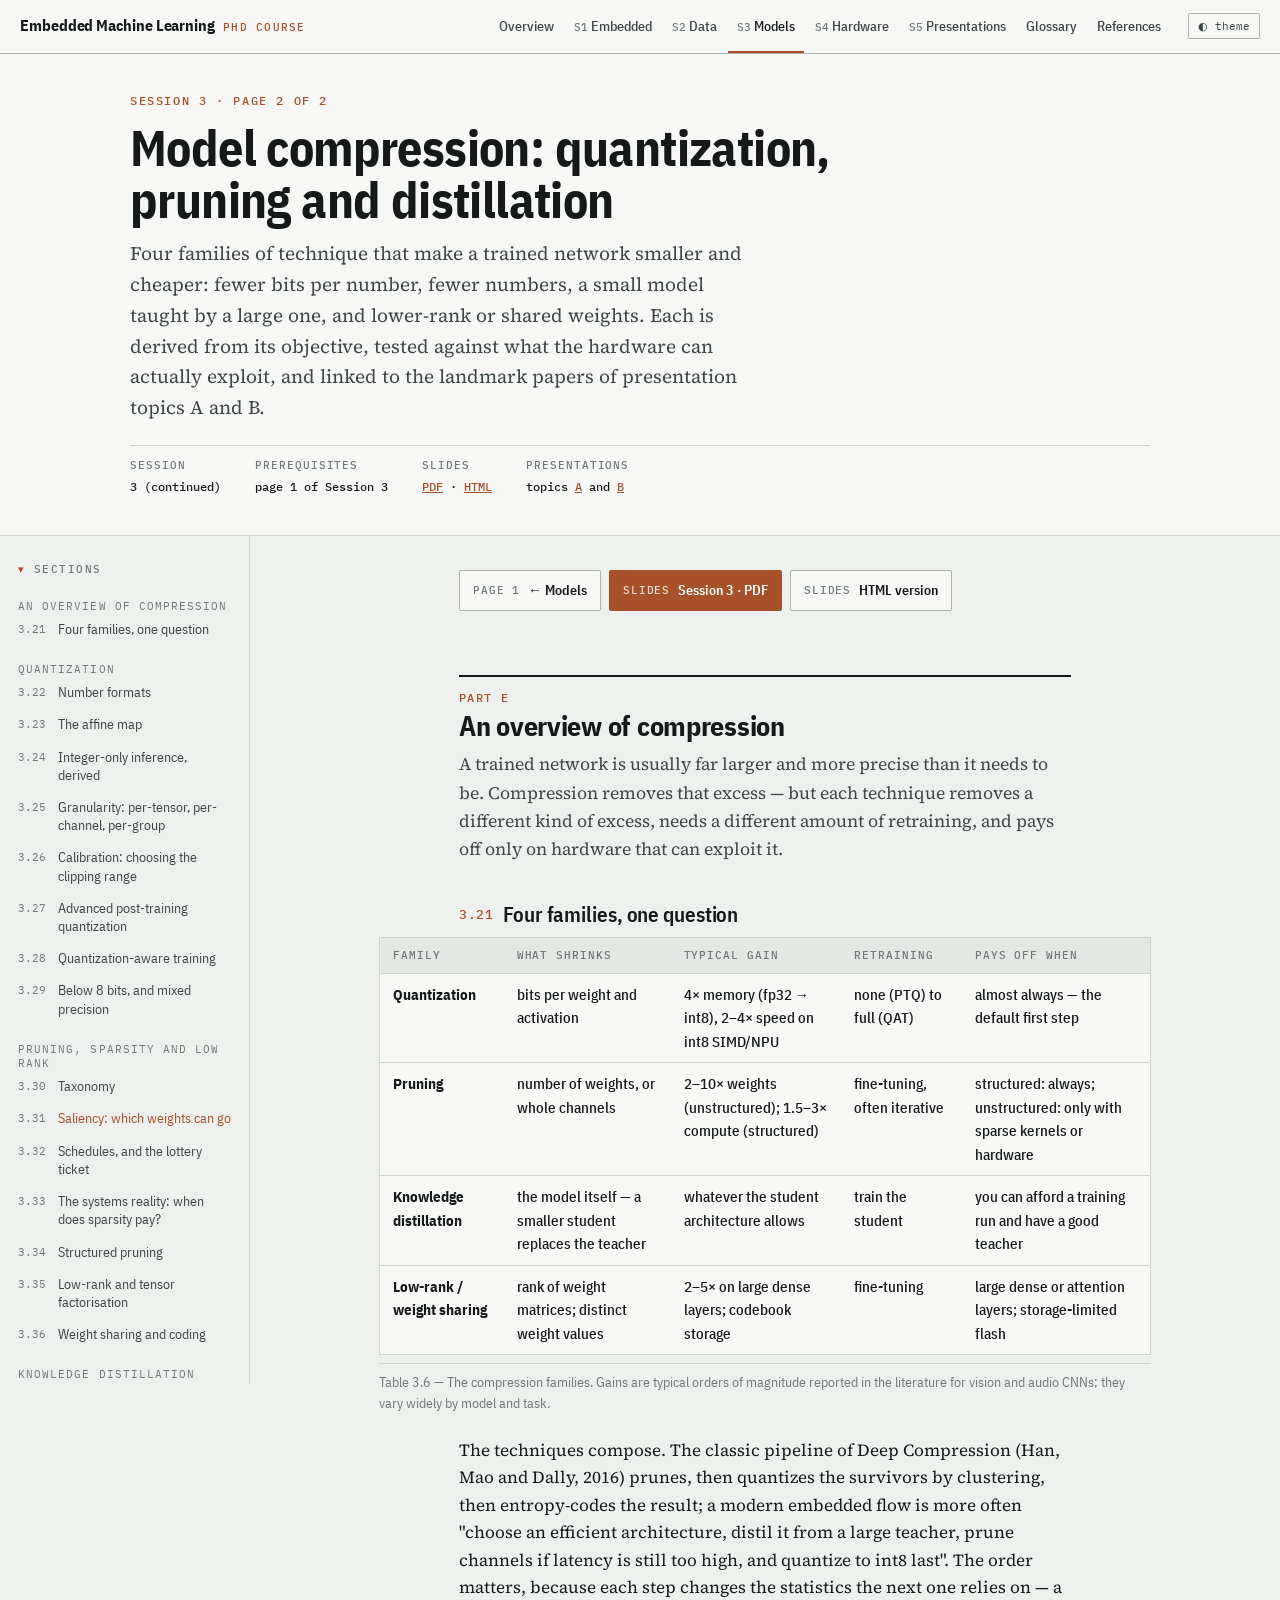
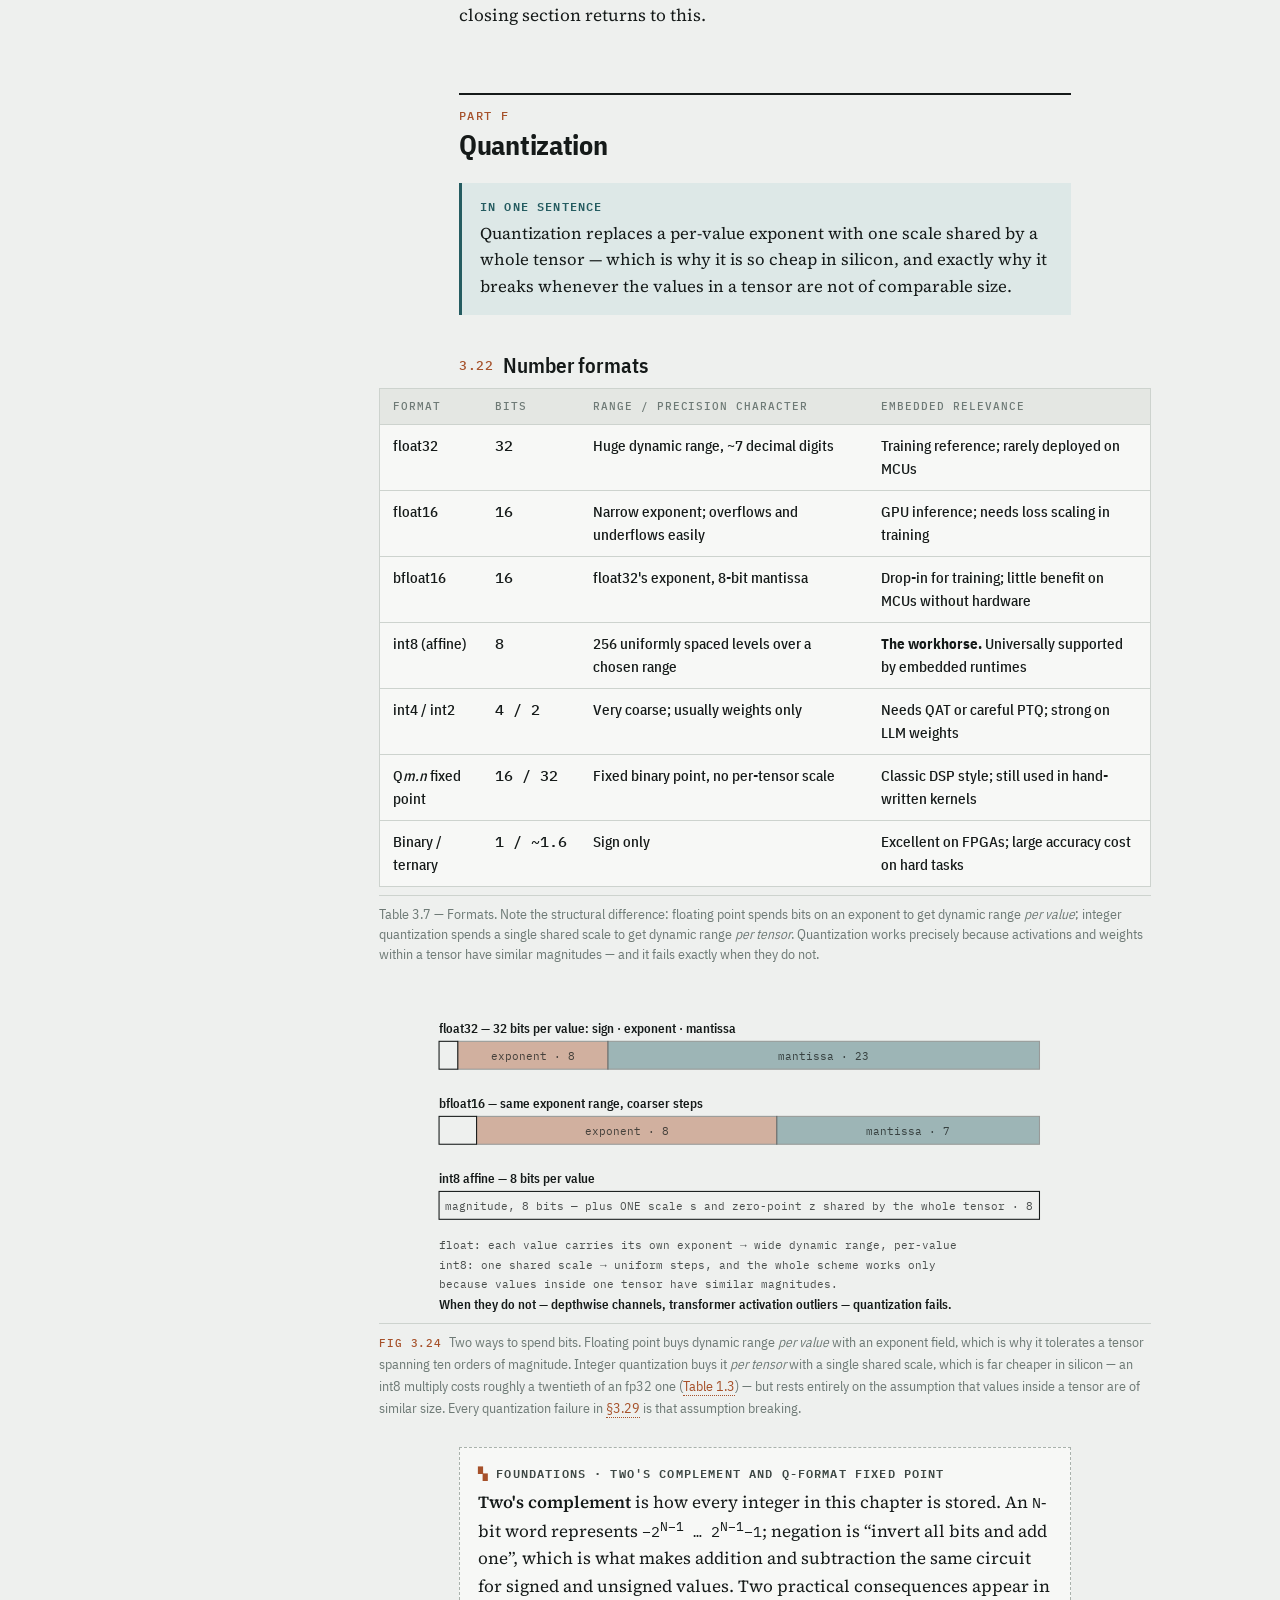
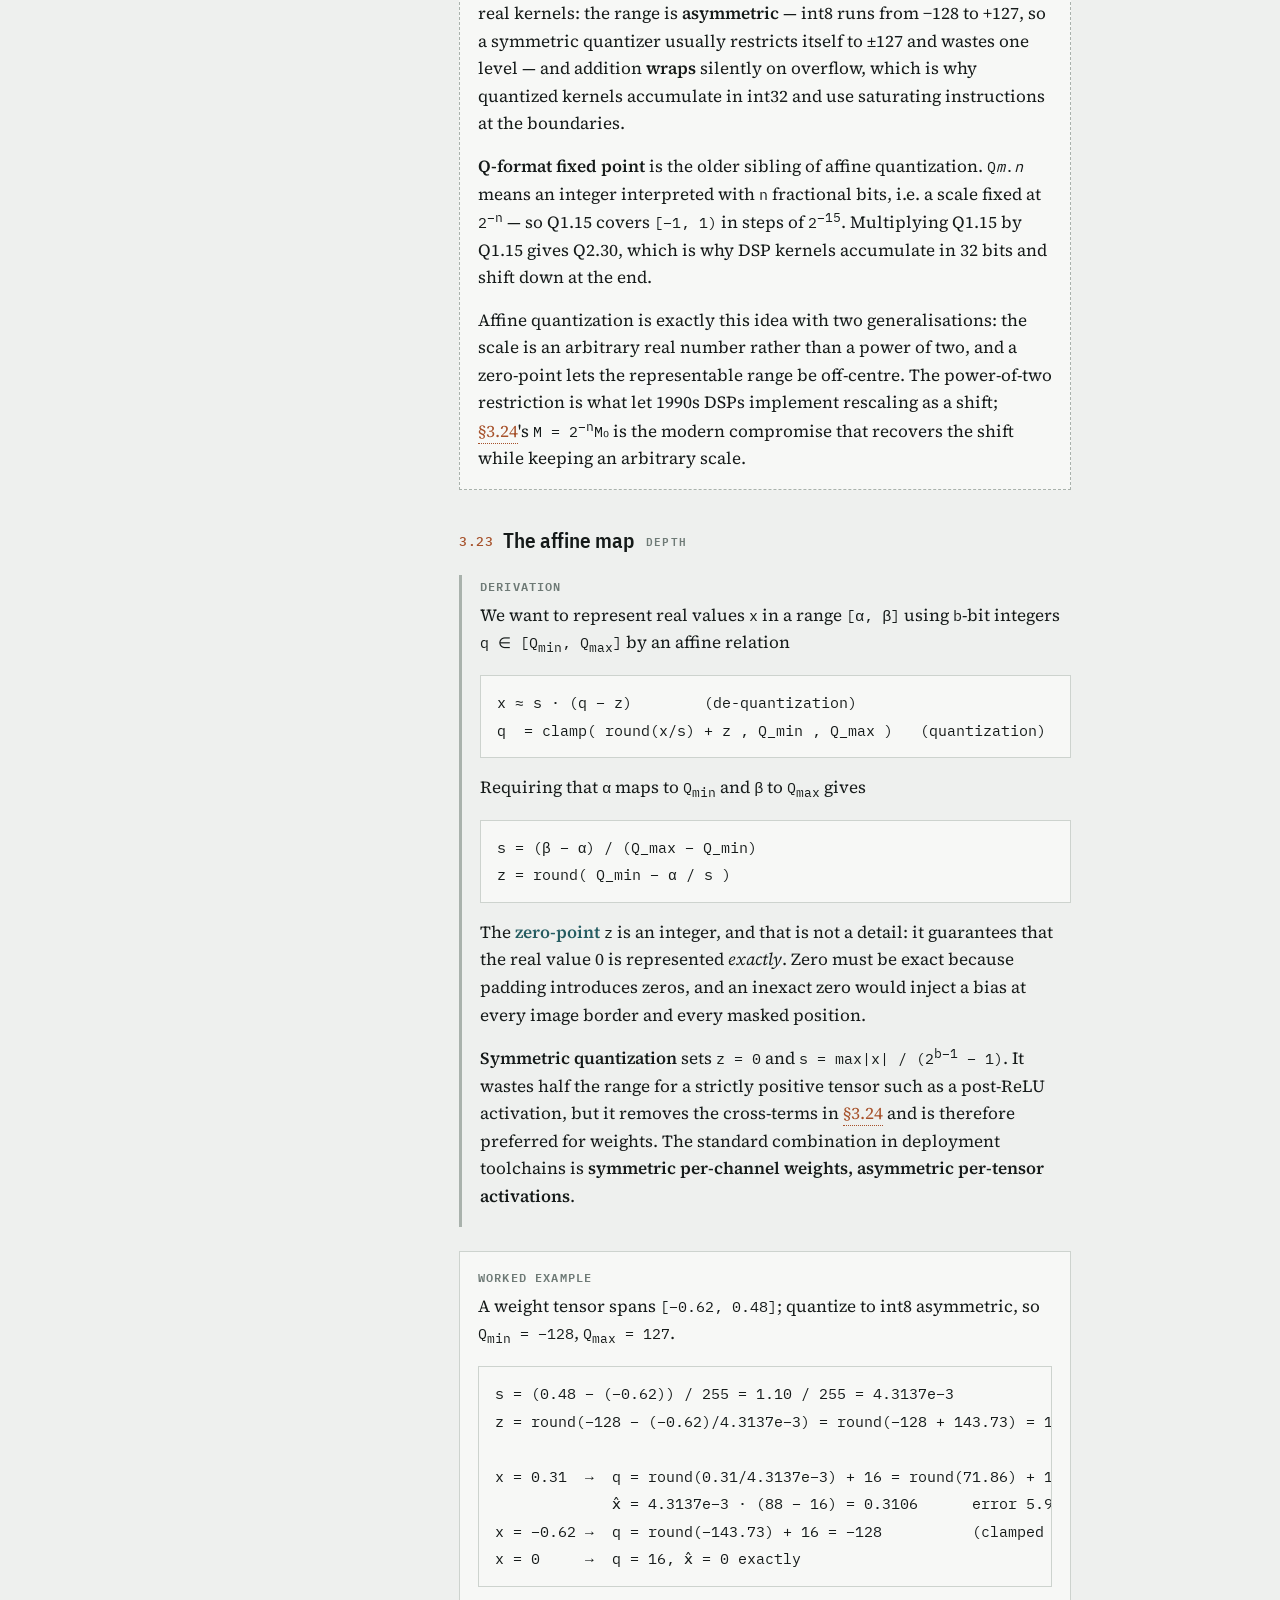
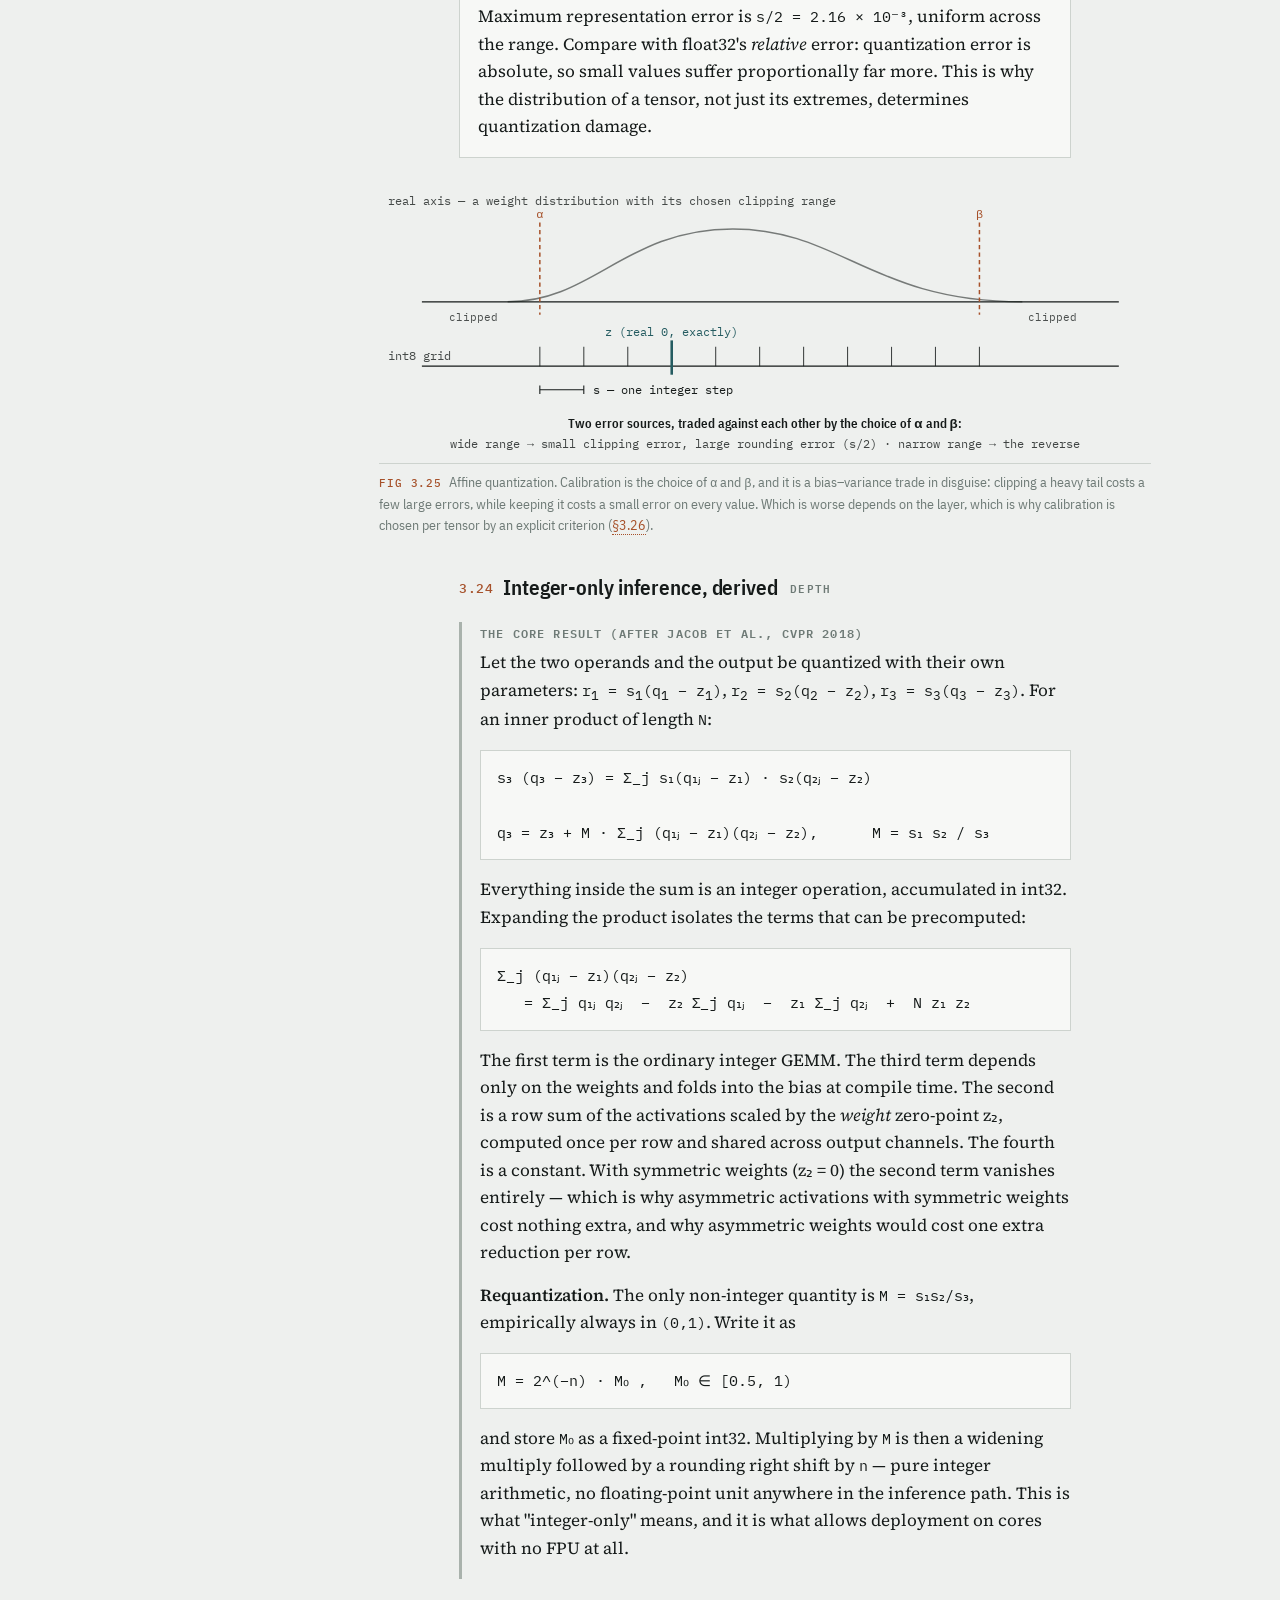
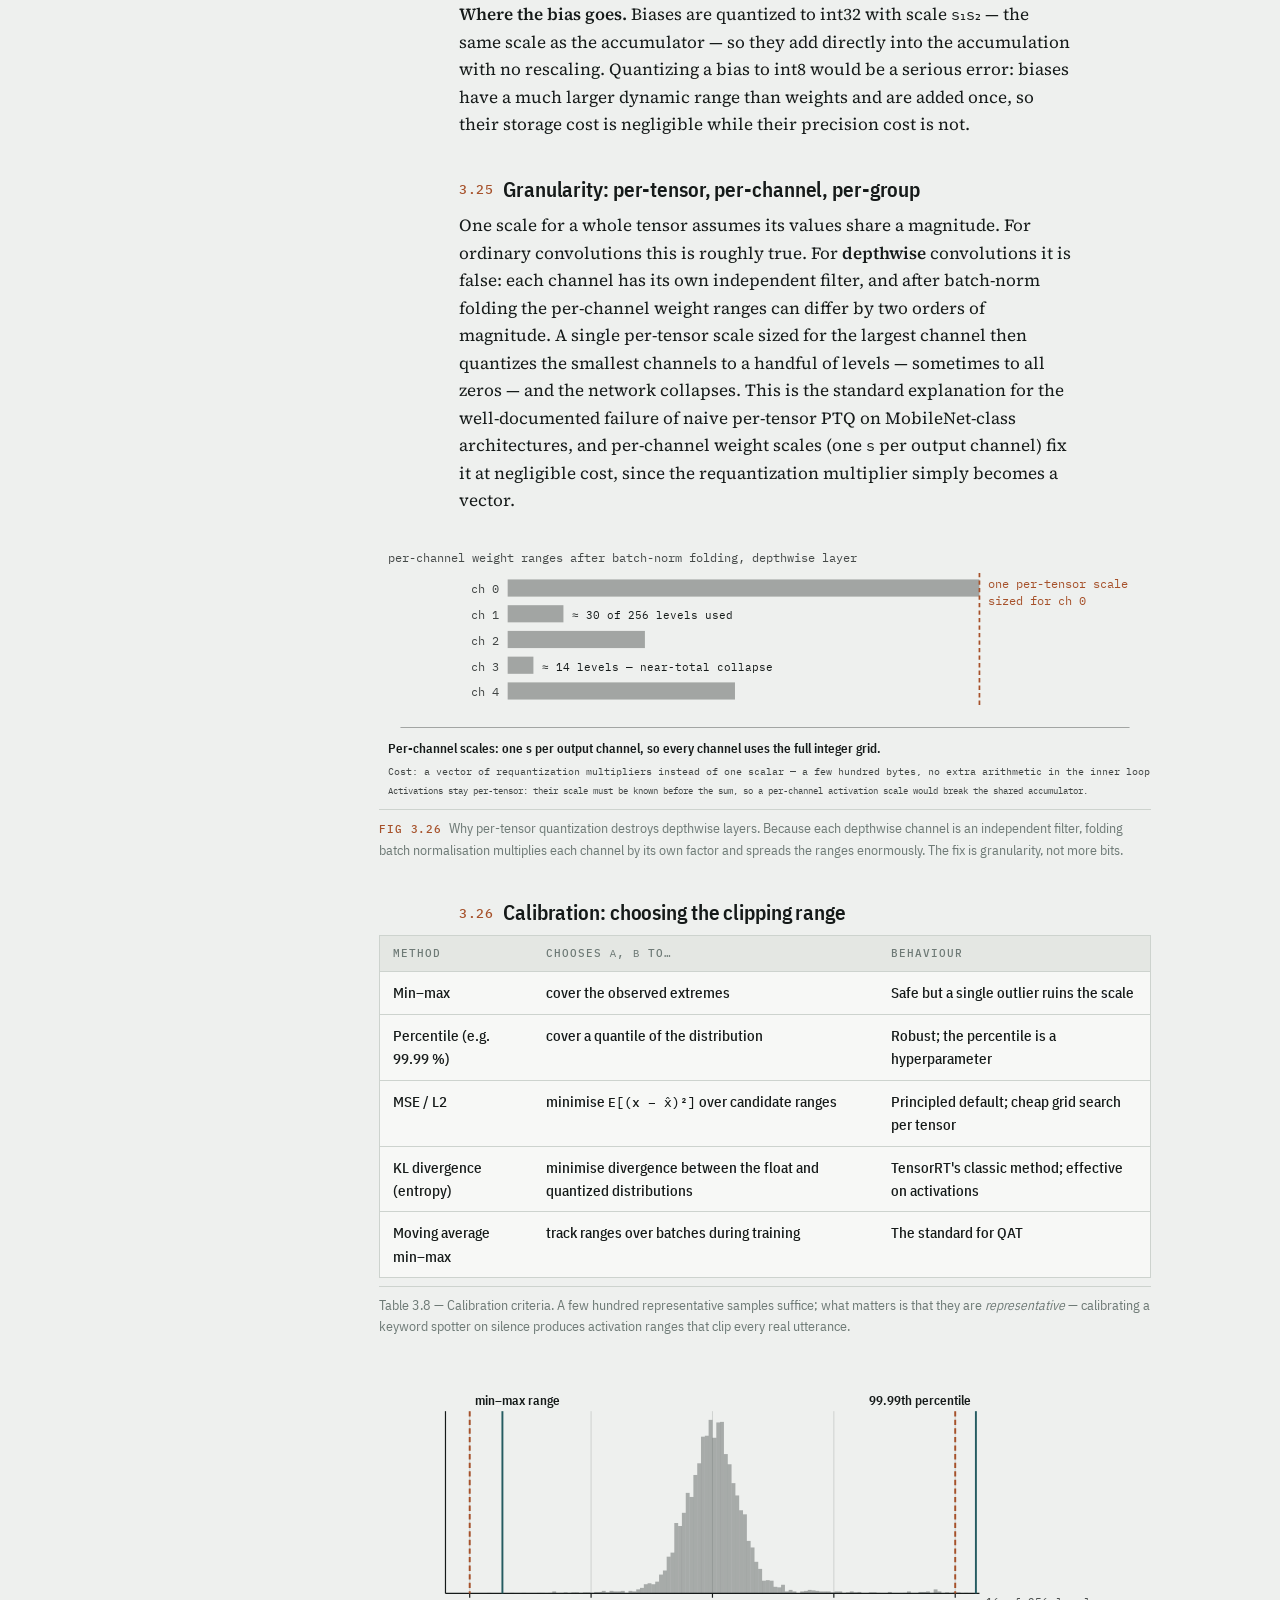
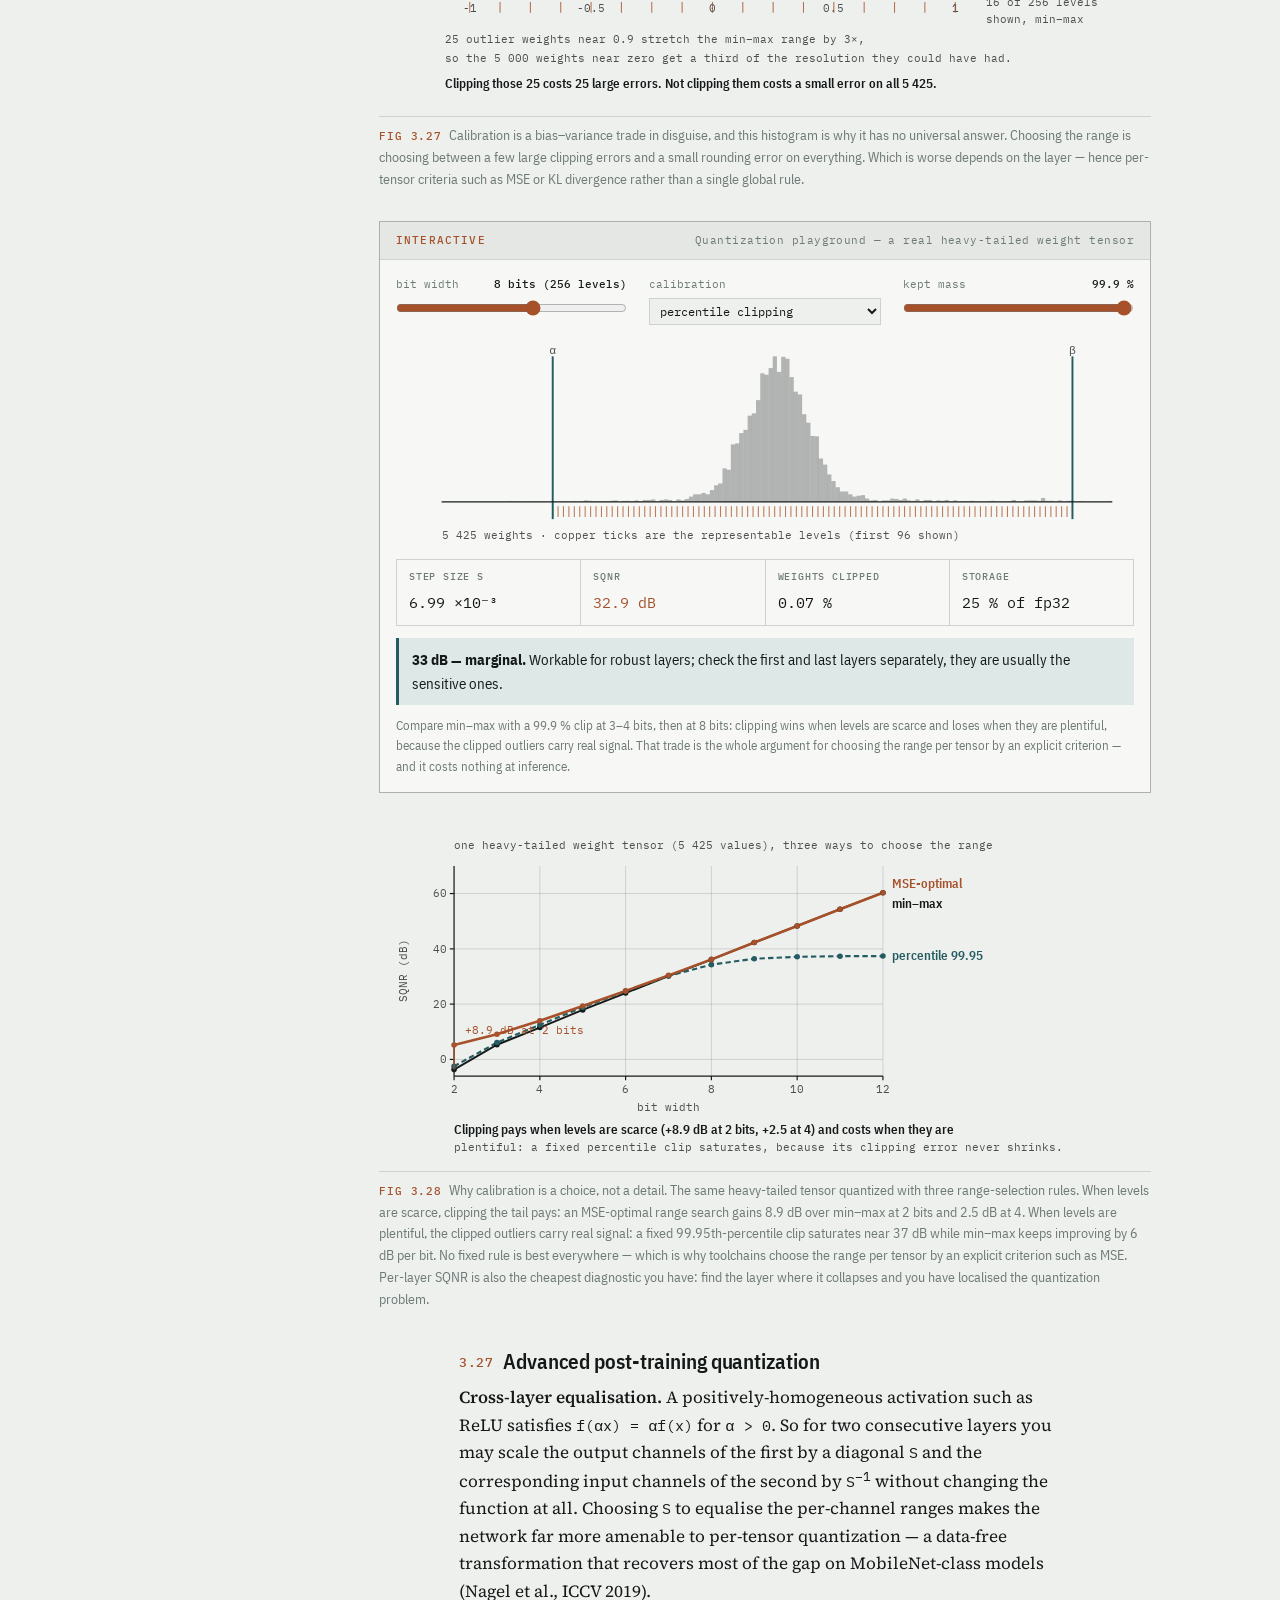
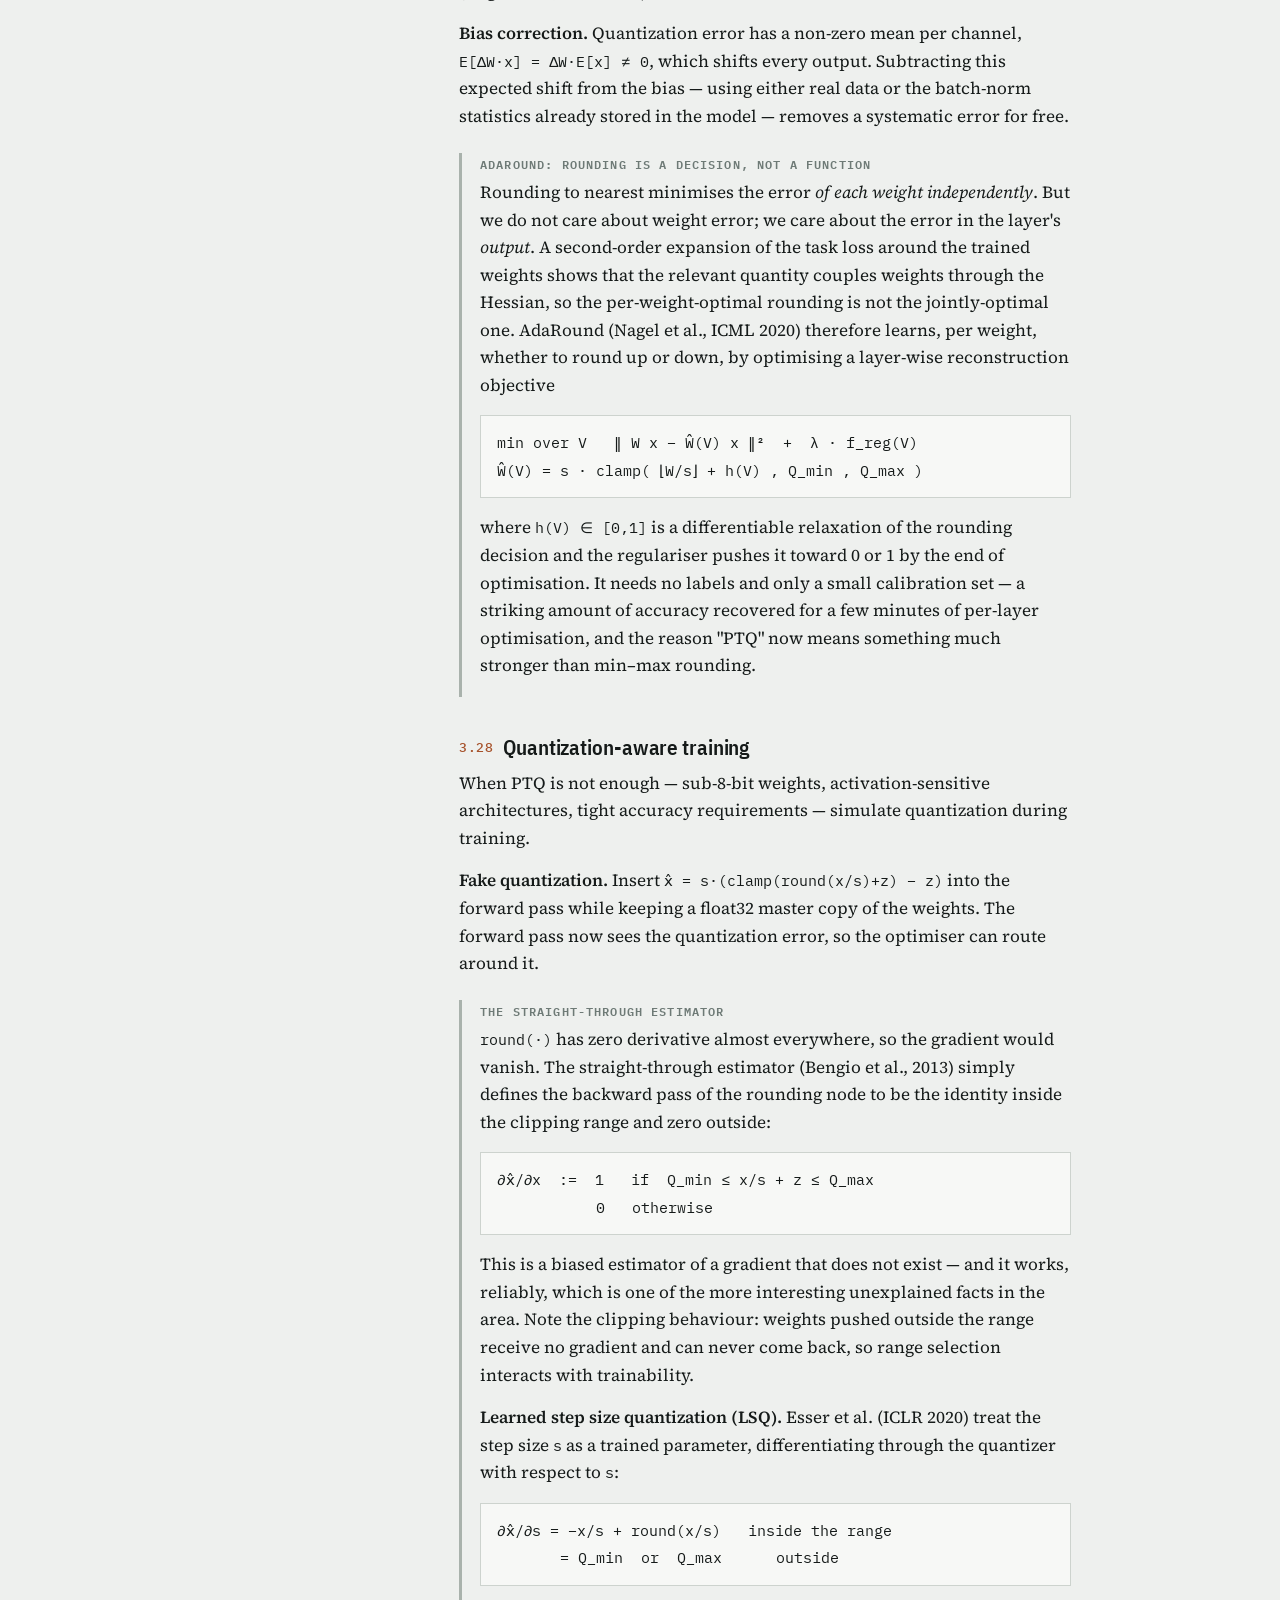
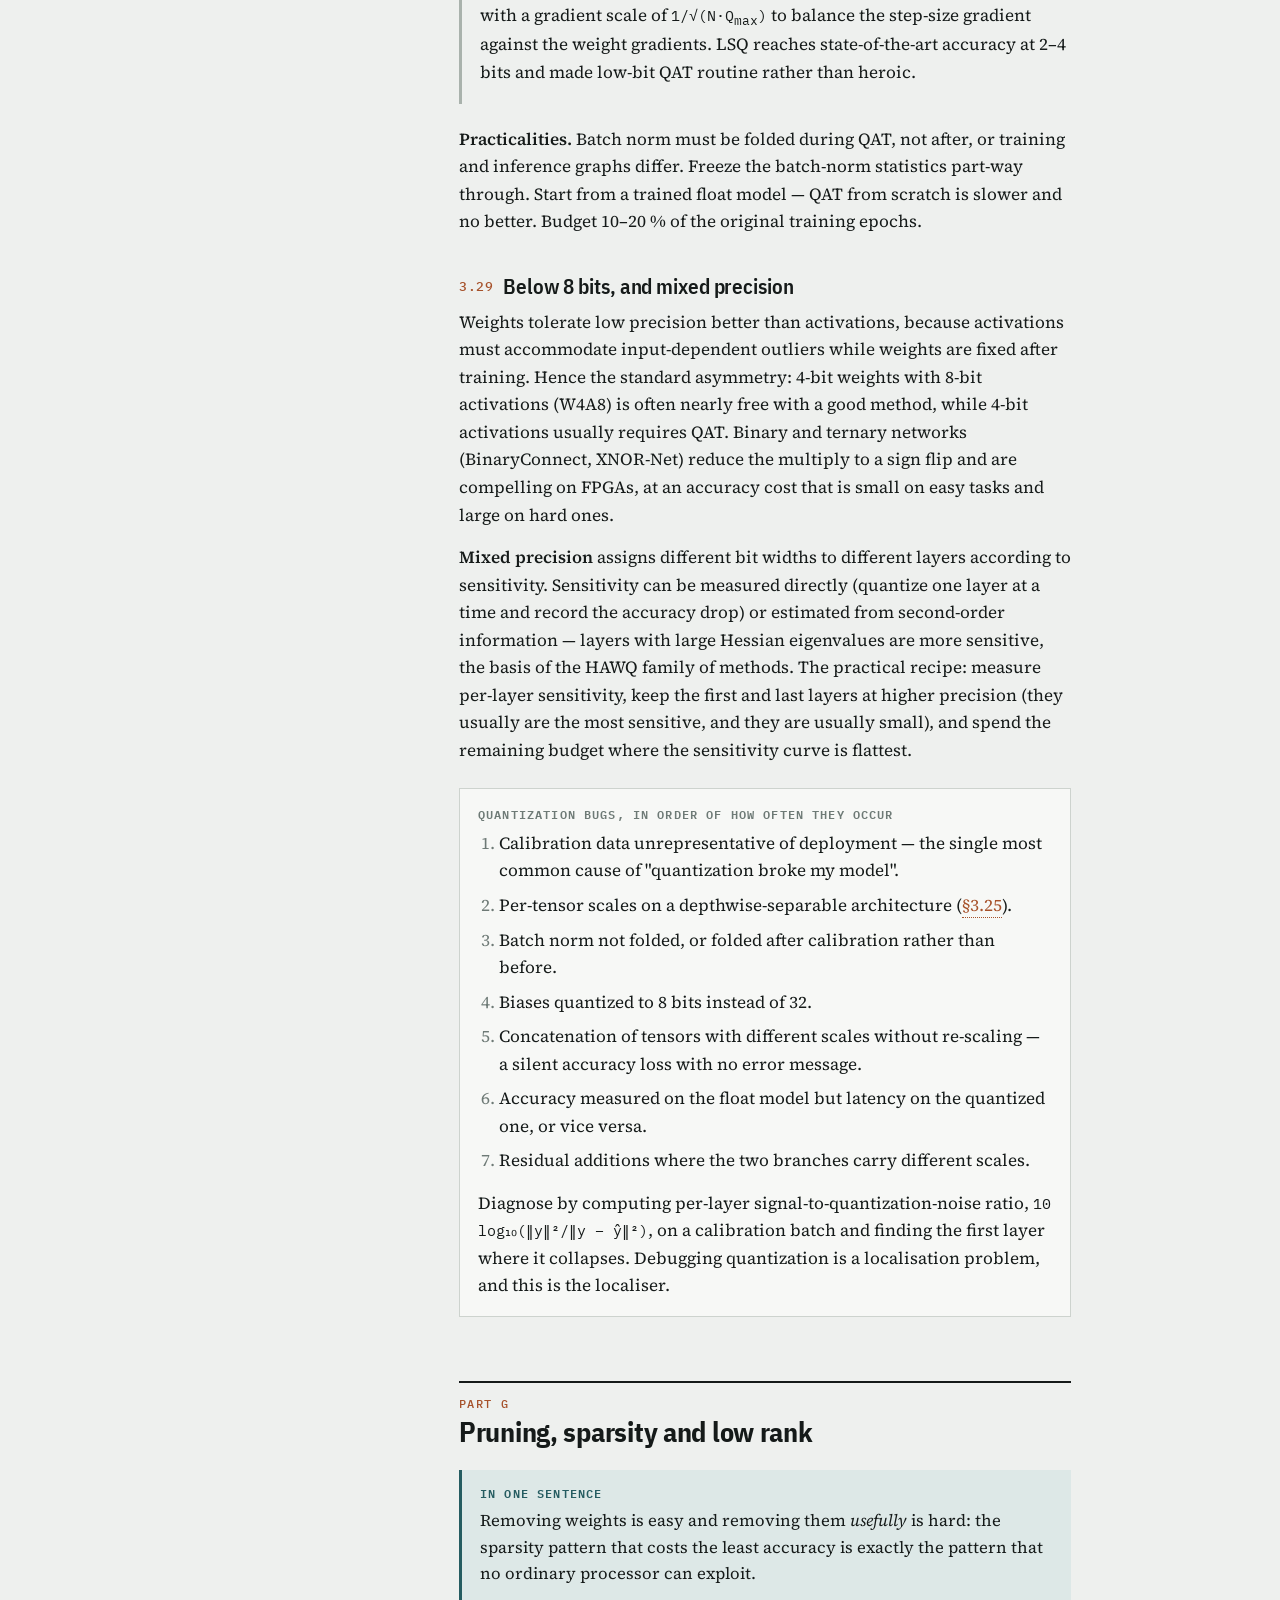
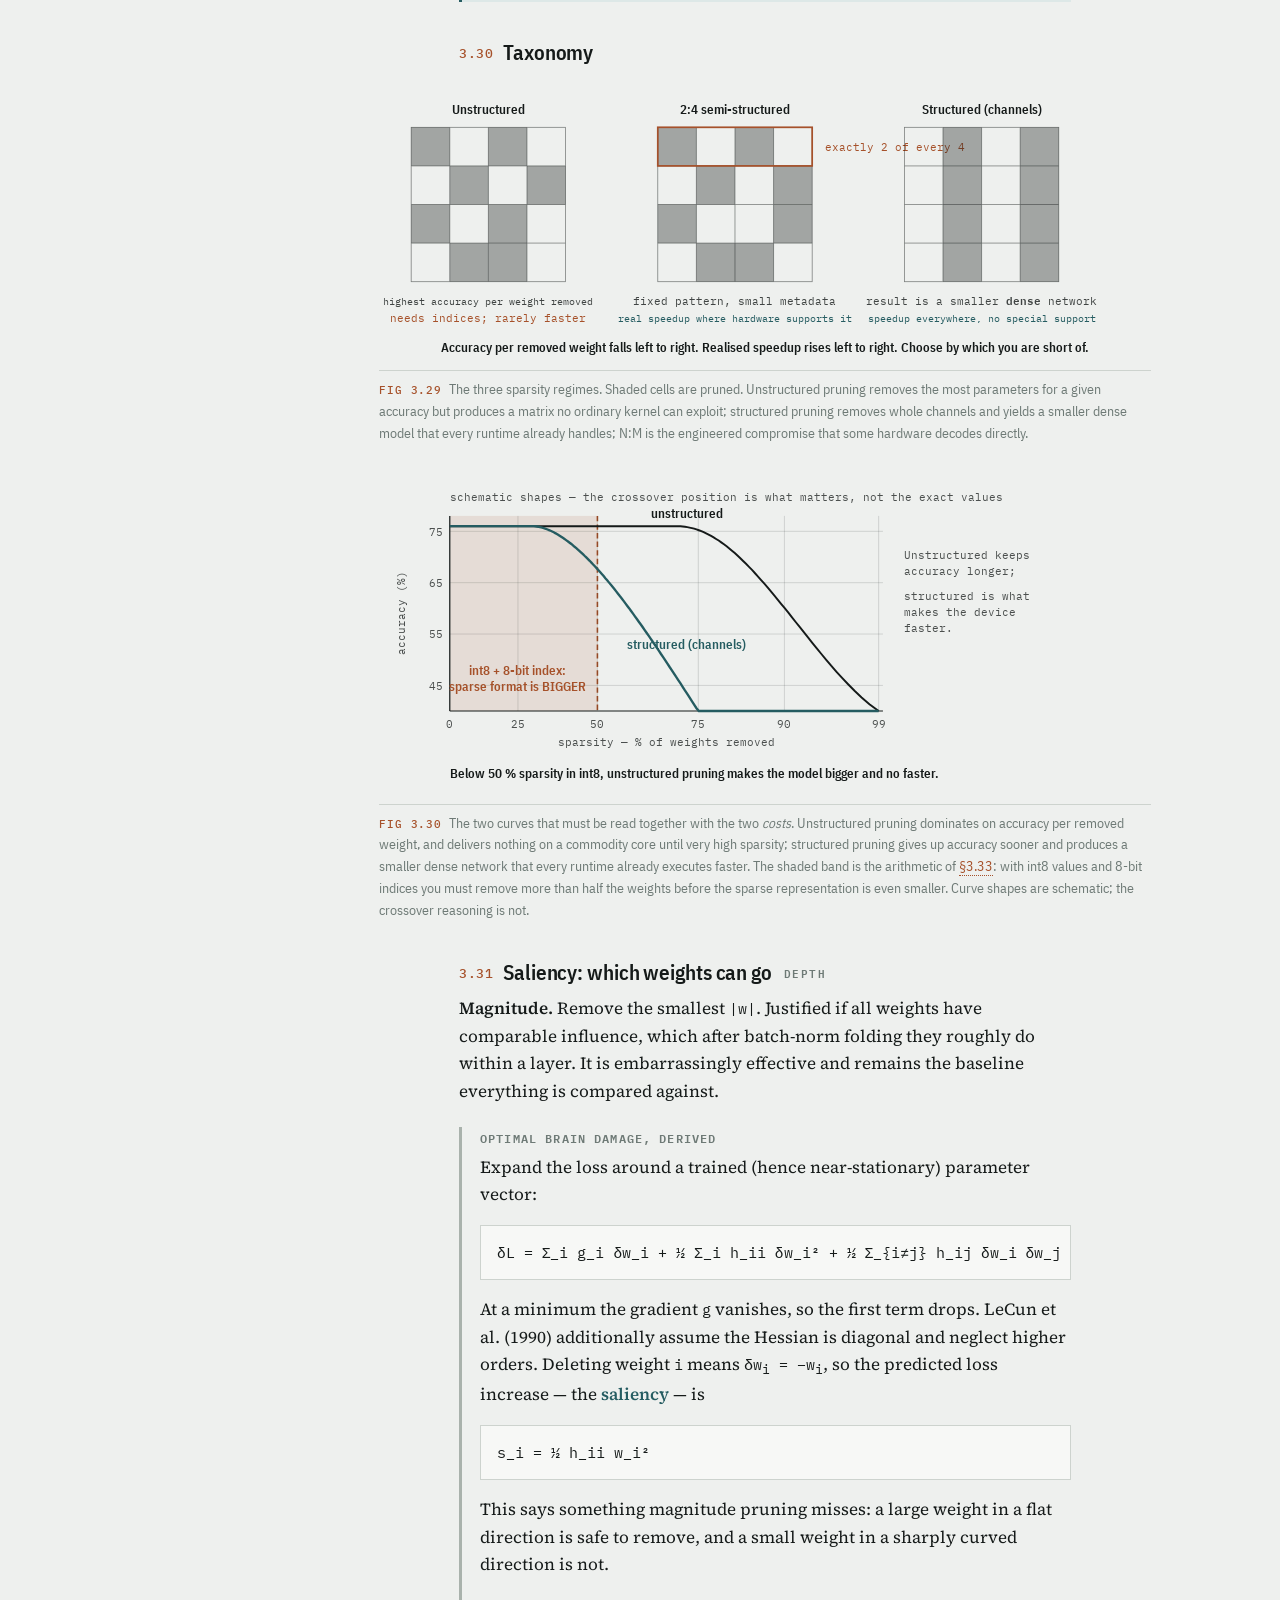
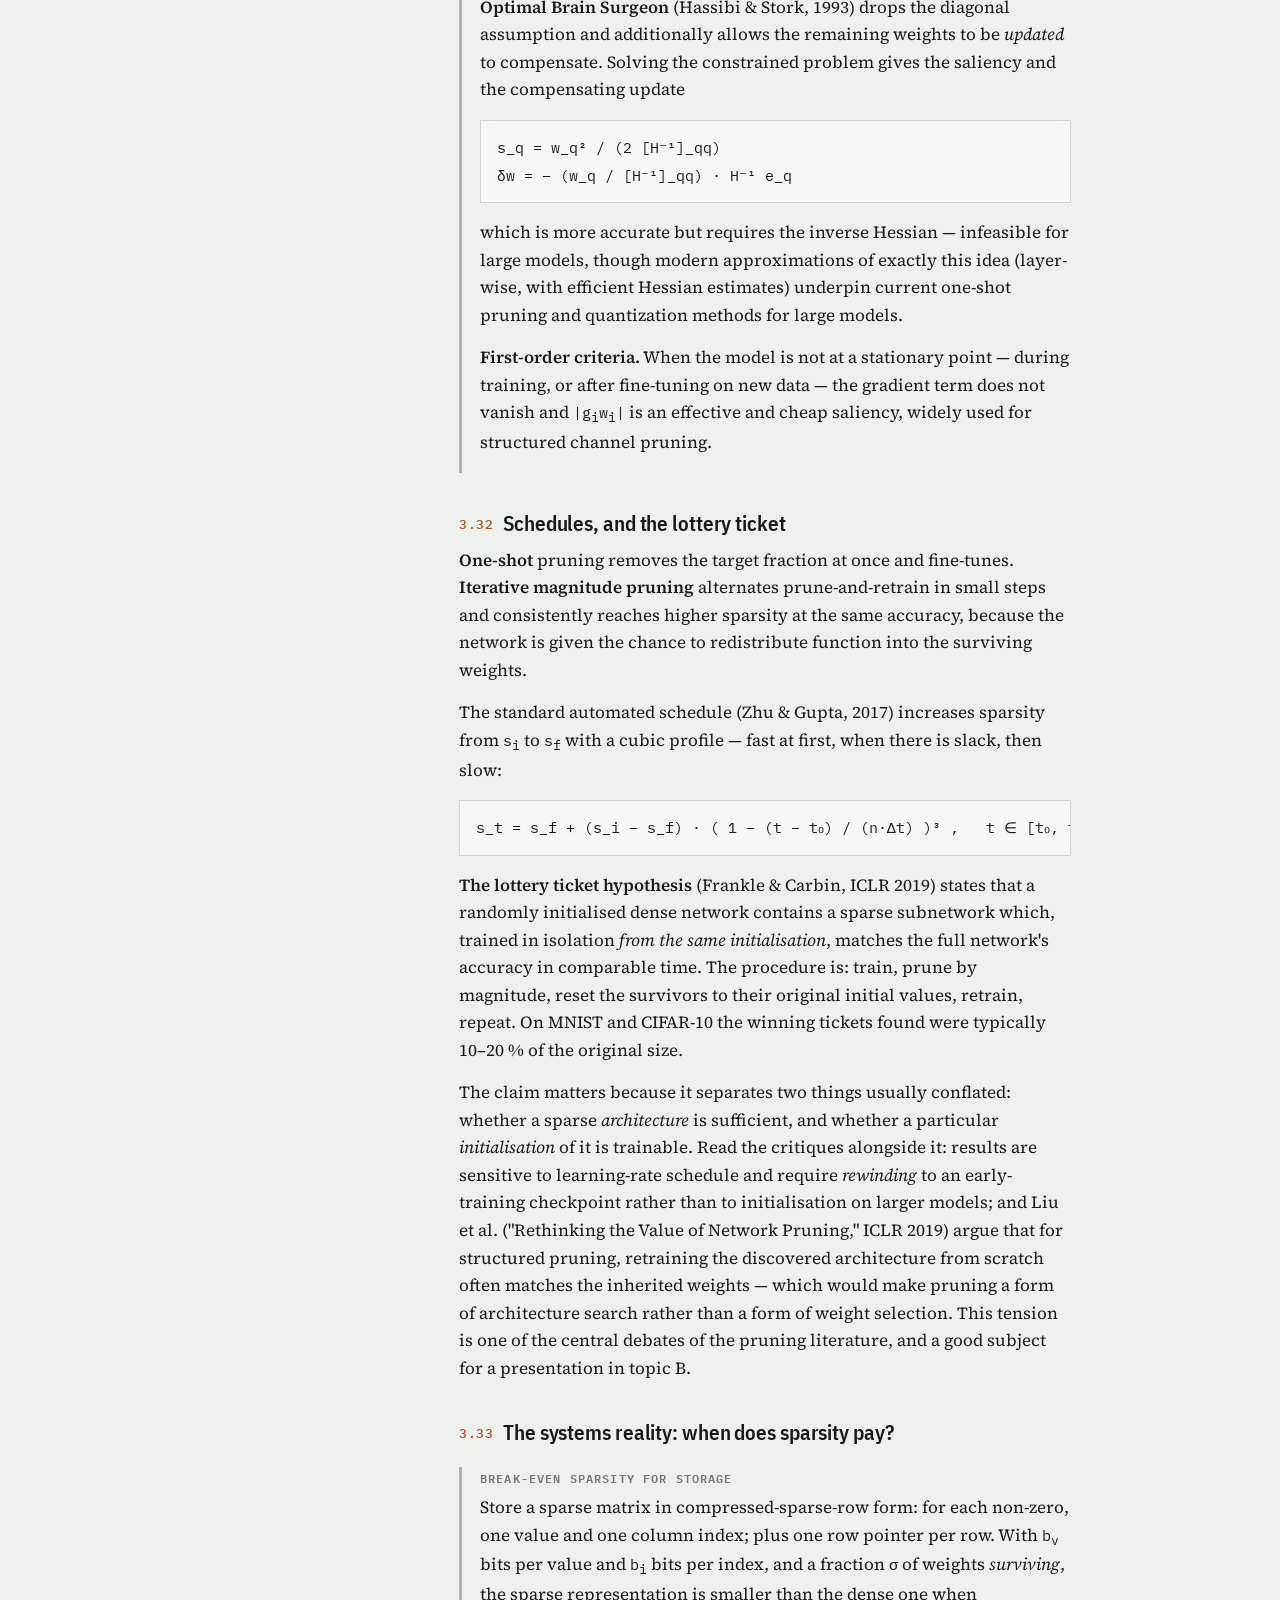
<file: session-3-compression.html>
<!doctype html>
<html lang="en"><head><meta charset="utf-8"><meta name="viewport" content="width=device-width,initial-scale=1"><title>Session 3 — Model compression · Embedded Machine Learning</title><meta name="description" content="Four families of technique that make a trained network smaller and cheaper: fewer bits per number, fewer numbers, a small model taught by a large one, and lower-rank or shared weights. Each is derived from its objective, tested against what the hardware can actually exploit, and linked to the landma"><link rel="stylesheet" href="assets/css/site.css"><link rel="icon" href="assets/favicon.svg" type="image/svg+xml"><script>try{var t=localStorage.getItem("eml-theme");if(t)document.documentElement.setAttribute("data-theme",t)}catch(e){}</script></head><body><a class="skip" href="#content">Skip to content</a><header class="topbar"><div class="in"><a class="brand" href="index.html">Embedded Machine Learning<span>PhD course</span></a><button class="menubtn" aria-expanded="false" aria-controls="topnav">Menu</button><nav class="topnav" id="topnav" aria-label="Course"><a href="index.html">Overview</a><a href="session-1.html"><em>S1</em>Embedded</a><a href="session-2.html"><em>S2</em>Data</a><a href="session-3.html" aria-current="page"><em>S3</em>Models</a><a href="session-4.html"><em>S4</em>Hardware</a><a href="presentations.html"><em>S5</em>Presentations</a><a href="glossary.html">Glossary</a><a href="references.html">References</a></nav><button class="themebtn" type="button" aria-label="Toggle colour theme">◐<span class="tl"> theme</span></button></div></header><div class="pagehead"><div class="inner"><p class="eyebrow">Session 3 · page 2 of 2</p><h1>Model compression: quantization, pruning and distillation</h1><p class="sub">Four families of technique that make a trained network smaller and cheaper: fewer bits per number, fewer numbers, a small model taught by a large one, and lower-rank or shared weights. Each is derived from its objective, tested against what the hardware can actually exploit, and linked to the landmark papers of presentation topics A and B.</p><div class="specstrip"><div><b>Session</b><span>3 (continued)</span></div><div><b>Prerequisites</b><span>page 1 of Session 3</span></div><div><b>Slides</b><span><a href="slides/session-3.pdf">PDF</a> · <a href="slides/session-3.html">HTML</a></span></div><div><b>Presentations</b><span>topics <a href="presentations.html#topic-a">A</a> and <a href="presentations.html#topic-b">B</a></span></div></div></div></div><div class="wrap"><nav class="toc" aria-label="On this page"><details open><summary>Sections</summary><ol class="sec"><li class="toc-part">An overview of compression</li><li><a href="#compression-map"><em>3.21</em><span>Four families, one question</span></a></li><li class="toc-part">Quantization</li><li><a href="#sec-3-22"><em>3.22</em><span>Number formats</span></a></li><li><a href="#sec-3-23"><em>3.23</em><span>The affine map </span></a></li><li><a href="#sec-3-24"><em>3.24</em><span>Integer-only inference, derived </span></a></li><li><a href="#sec-3-25"><em>3.25</em><span>Granularity: per-tensor, per-channel, per-group</span></a></li><li><a href="#sec-3-26"><em>3.26</em><span>Calibration: choosing the clipping range</span></a></li><li><a href="#sec-3-27"><em>3.27</em><span>Advanced post-training quantization</span></a></li><li><a href="#sec-3-28"><em>3.28</em><span>Quantization-aware training</span></a></li><li><a href="#sec-3-29"><em>3.29</em><span>Below 8 bits, and mixed precision</span></a></li><li class="toc-part">Pruning, sparsity and low rank</li><li><a href="#sec-3-30"><em>3.30</em><span>Taxonomy</span></a></li><li><a href="#sec-3-31"><em>3.31</em><span>Saliency: which weights can go </span></a></li><li><a href="#sec-3-32"><em>3.32</em><span>Schedules, and the lottery ticket</span></a></li><li><a href="#sec-3-33"><em>3.33</em><span>The systems reality: when does sparsity pay?</span></a></li><li><a href="#sec-3-34"><em>3.34</em><span>Structured pruning</span></a></li><li><a href="#sec-3-35"><em>3.35</em><span>Low-rank and tensor factorisation</span></a></li><li><a href="#sec-3-36"><em>3.36</em><span>Weight sharing and coding</span></a></li><li class="toc-part">Knowledge distillation</li><li><a href="#sec-3-37"><em>3.37</em><span>The idea</span></a></li><li><a href="#sec-3-38"><em>3.38</em><span>The objective, derived </span></a></li><li><a href="#sec-3-39"><em>3.39</em><span>Variants</span></a></li><li><a href="#sec-3-40"><em>3.40</em><span>The capacity gap, and the recipe</span></a></li><li><a href="#recipe"><em>3.41</em><span>Putting it together: a compression recipe</span></a></li></ol></details></nav><main id="content"><div class="col">
<div class="reslinks">
  <a class="btn" href="session-3.html"><b>Page 1</b>← Models</a>
  <a class="btn primary" href="slides/session-3.pdf"><b>Slides</b>Session 3 · PDF</a>
  <a class="btn" href="slides/session-3.html"><b>Slides</b>HTML version</a>
</div>

<h2 class="part"><span>Part E</span>An overview of compression</h2>
<p class="partlead">A trained network is usually far larger and more precise than it needs to be. Compression removes that excess — but each technique removes a different kind of excess, needs a different amount of retraining, and pays off only on hardware that can exploit it.</p>

<h3 id="compression-map"><span class="sn">3.21</span>Four families, one question</h3>

<div class="tw"><table>
<thead><tr><th>Family</th><th>What shrinks</th><th>Typical gain</th><th>Retraining</th><th>Pays off when</th></tr></thead>
<tbody>
<tr><td><b>Quantization</b></td><td>bits per weight and activation</td><td>4× memory (fp32 → int8), 2–4× speed on int8 SIMD/NPU</td><td>none (PTQ) to full (QAT)</td><td>almost always — the default first step</td></tr>
<tr><td><b>Pruning</b></td><td>number of weights, or whole channels</td><td>2–10× weights (unstructured); 1.5–3× compute (structured)</td><td>fine-tuning, often iterative</td><td>structured: always; unstructured: only with sparse kernels or hardware</td></tr>
<tr><td><b>Knowledge distillation</b></td><td>the model itself — a smaller student replaces the teacher</td><td>whatever the student architecture allows</td><td>train the student</td><td>you can afford a training run and have a good teacher</td></tr>
<tr><td><b>Low-rank / weight sharing</b></td><td>rank of weight matrices; distinct weight values</td><td>2–5× on large dense layers; codebook storage</td><td>fine-tuning</td><td>large dense or attention layers; storage-limited flash</td></tr>
</tbody>
</table></div>
<p class="tcap" id="tab-families">Table 3.6 — The compression families. Gains are typical orders of magnitude reported in the literature for vision and audio CNNs; they vary widely by model and task.</p>

<p>The techniques compose. The classic pipeline of Deep Compression (Han, Mao and Dally, 2016) prunes, then quantizes the survivors by clustering, then entropy-codes the result; a modern embedded flow is more often "choose an efficient architecture, distil it from a large teacher, prune channels if latency is still too high, and quantize to int8 last". The order matters, because each step changes the statistics the next one relies on — a closing section returns to this.</p>

<h2 class="part"><span>Part F</span>Quantization</h2>
<div class="intu">
<h5>In one sentence</h5>
<p>Quantization replaces a per-value exponent with one scale shared by a whole tensor — which is why it is so cheap in silicon, and exactly why it breaks whenever the values in a tensor are not of comparable size.</p>
</div>

<h3 id="sec-3-22"><span class="sn">3.22</span>Number formats</h3>
<div class="tw"><table>
<thead><tr><th>Format</th><th class="num">Bits</th><th>Range / precision character</th><th>Embedded relevance</th></tr></thead>
<tbody>
<tr><td>float32</td><td class="num">32</td><td>Huge dynamic range, ~7 decimal digits</td><td>Training reference; rarely deployed on MCUs</td></tr>
<tr><td>float16</td><td class="num">16</td><td>Narrow exponent; overflows and underflows easily</td><td>GPU inference; needs loss scaling in training</td></tr>
<tr><td>bfloat16</td><td class="num">16</td><td>float32's exponent, 8-bit mantissa</td><td>Drop-in for training; little benefit on MCUs without hardware</td></tr>
<tr><td>int8 (affine)</td><td class="num">8</td><td>256 uniformly spaced levels over a chosen range</td><td><b>The workhorse.</b> Universally supported by embedded runtimes</td></tr>
<tr><td>int4 / int2</td><td class="num">4 / 2</td><td>Very coarse; usually weights only</td><td>Needs QAT or careful PTQ; strong on LLM weights</td></tr>
<tr><td>Q<i>m.n</i> fixed point</td><td class="num">16 / 32</td><td>Fixed binary point, no per-tensor scale</td><td>Classic DSP style; still used in hand-written kernels</td></tr>
<tr><td>Binary / ternary</td><td class="num">1 / ~1.6</td><td>Sign only</td><td>Excellent on FPGAs; large accuracy cost on hard tasks</td></tr>
</tbody>
</table></div>
<p class="tcap" id="tab-T8-1">Table 3.7 — Formats. Note the structural difference: floating point spends bits on an exponent to get dynamic range <i>per value</i>; integer quantization spends a single shared scale to get dynamic range <i>per tensor</i>. Quantization works precisely because activations and weights within a tensor have similar magnitudes — and it fails exactly when they do not.</p>
<figure id="fig-float_int_bits"><div class="figscroll"><svg viewBox="0 0 720 300" role="img" aria-label="Bit-level comparison of a 32-bit float, a 16-bit bfloat, and an 8-bit affine integer: the float spends bits on an exponent for per-value dynamic range, the integer shares one scale across the whole tensor">
  <rect x="56.0" y="46.0" width="17.5" height="26.0" fill="none" stroke="currentColor" stroke-width="1" opacity="1"/>
  
  <rect x="73.5" y="46.0" width="140.0" height="26.0" class="accf" stroke="currentColor" stroke-width="1" opacity="0.4"/>
  <text x="143.5" y="63.0" class="lbl" text-anchor="middle">exponent · 8</text>
  <rect x="213.5" y="46.0" width="402.5" height="26.0" class="tlf" stroke="currentColor" stroke-width="1" opacity="0.4"/>
  <text x="414.8" y="63.0" class="lbl" text-anchor="middle">mantissa · 23</text>
  <text x="56.0" y="38.0" class="lblb">float32 — 32 bits per value: sign · exponent · mantissa</text>
  <rect x="56.0" y="116.0" width="35.0" height="26.0" fill="none" stroke="currentColor" stroke-width="1" opacity="1"/>
  
  <rect x="91.0" y="116.0" width="280.0" height="26.0" class="accf" stroke="currentColor" stroke-width="1" opacity="0.4"/>
  <text x="231.0" y="133.0" class="lbl" text-anchor="middle">exponent · 8</text>
  <rect x="371.0" y="116.0" width="245.0" height="26.0" class="tlf" stroke="currentColor" stroke-width="1" opacity="0.4"/>
  <text x="493.5" y="133.0" class="lbl" text-anchor="middle">mantissa · 7</text>
  <text x="56.0" y="108.0" class="lblb">bfloat16 — same exponent range, coarser steps</text>
  <rect x="56.0" y="186.0" width="560.0" height="26.0" fill="none" stroke="currentColor" stroke-width="1" opacity="1"/>
  <text x="336.0" y="203.0" class="lbl" text-anchor="middle">magnitude, 8 bits — plus ONE scale s and zero-point z shared by the whole tensor · 8</text>
  <text x="56.0" y="178.0" class="lblb">int8 affine — 8 bits per value</text>
  <text x="56.0" y="240.0" class="lbl">float: each value carries its own exponent → wide dynamic range, per-value</text>
  <text x="56.0" y="258.0" class="lbl">int8: one shared scale → uniform steps, and the whole scheme works only</text>
  <text x="56.0" y="276.0" class="lbl">because values inside one tensor have similar magnitudes.</text>
  <text x="56.0" y="296.0" class="lblb" fill="var(--copper)">When they do not — depthwise channels, transformer activation outliers — quantization fails.</text>
</svg></div><figcaption><b>Fig 3.24</b>Two ways to spend bits. Floating point buys dynamic range <i>per value</i> with an exponent field, which is why it tolerates a tensor spanning ten orders of magnitude. Integer quantization buys it <i>per tensor</i> with a single shared scale, which is far cheaper in silicon — an int8 multiply costs roughly a twentieth of an fp32 one (<a class="xref" href="session-1.html#tab-T1-2">Table 1.3</a>) — but rests entirely on the assumption that values inside a tensor are of similar size. Every quantization failure in <a class="xref" href="#sec-3-29">§3.29</a> is that assumption breaking.</figcaption></figure>

<div class="found">
<h5>Foundations · two's complement and Q-format fixed point</h5>
<p><b>Two's complement</b> is how every integer in this chapter is stored. An <span class="eqn">N</span>-bit word represents <span class="eqn">−2<sup>N−1</sup> … 2<sup>N−1</sup>−1</span>; negation is “invert all bits and add one”, which is what makes addition and subtraction the same circuit for signed and unsigned values. Two practical consequences appear in real kernels: the range is <b>asymmetric</b> — int8 runs from −128 to +127, so a symmetric quantizer usually restricts itself to ±127 and wastes one level — and addition <b>wraps</b> silently on overflow, which is why quantized kernels accumulate in int32 and use saturating instructions at the boundaries.</p>
<p><b>Q-format fixed point</b> is the older sibling of affine quantization. <span class="eqn">Q<i>m</i>.<i>n</i></span> means an integer interpreted with <span class="eqn">n</span> fractional bits, i.e. a scale fixed at <span class="eqn">2<sup>−n</sup></span> — so Q1.15 covers <span class="eqn">[−1, 1)</span> in steps of <span class="eqn">2<sup>−15</sup></span>. Multiplying Q1.15 by Q1.15 gives Q2.30, which is why DSP kernels accumulate in 32 bits and shift down at the end.</p>
<p>Affine quantization is exactly this idea with two generalisations: the scale is an arbitrary real number rather than a power of two, and a zero-point lets the representable range be off-centre. The power-of-two restriction is what let 1990s DSPs implement rescaling as a shift; <a class="xref" href="#sec-3-24">§3.24</a>'s <span class="eqn">M = 2<sup>−n</sup>M₀</span> is the modern compromise that recovers the shift while keeping an arbitrary scale.</p>
</div>




<h3 id="sec-3-23"><span class="sn">3.23</span>The affine map <span class="kicker">depth</span></h3>
<div class="derive">
<h5>Derivation</h5>
<p>We want to represent real values <span class="eqn">x</span> in a range <span class="eqn">[α, β]</span> using <span class="eqn">b</span>-bit integers <span class="eqn">q ∈ [Q<sub>min</sub>, Q<sub>max</sub>]</span> by an affine relation</p>
<div class="eq">x ≈ s · (q − z)        (de-quantization)
q  = clamp( round(x/s) + z , Q_min , Q_max )   (quantization)</div>
<p>Requiring that <span class="eqn">α</span> maps to <span class="eqn">Q<sub>min</sub></span> and <span class="eqn">β</span> to <span class="eqn">Q<sub>max</sub></span> gives</p>
<div class="eq">s = (β − α) / (Q_max − Q_min)
z = round( Q_min − α / s )</div>
<p>The <em class="term">zero-point</em> <span class="eqn">z</span> is an integer, and that is not a detail: it guarantees that the real value 0 is represented <i>exactly</i>. Zero must be exact because padding introduces zeros, and an inexact zero would inject a bias at every image border and every masked position.</p>
<p><b>Symmetric quantization</b> sets <span class="eqn">z = 0</span> and <span class="eqn">s = max|x| / (2<sup>b−1</sup> − 1)</span>. It wastes half the range for a strictly positive tensor such as a post-ReLU activation, but it removes the cross-terms in <a class="xref" href="#sec-3-24">§3.24</a> and is therefore preferred for weights. The standard combination in deployment toolchains is <b>symmetric per-channel weights, asymmetric per-tensor activations</b>.</p>
</div>

<div class="box">
<h5>Worked example</h5>
<p>A weight tensor spans <span class="eqn">[−0.62, 0.48]</span>; quantize to int8 asymmetric, so <span class="eqn">Q<sub>min</sub> = −128</span>, <span class="eqn">Q<sub>max</sub> = 127</span>.</p>
<div class="eq">s = (0.48 − (−0.62)) / 255 = 1.10 / 255 = 4.3137e−3
z = round(−128 − (−0.62)/4.3137e−3) = round(−128 + 143.73) = 16

x = 0.31  →  q = round(0.31/4.3137e−3) + 16 = round(71.86) + 16 = 88
             x̂ = 4.3137e−3 · (88 − 16) = 0.3106      error 5.9e−4
x = −0.62 →  q = round(−143.73) + 16 = −128          (clamped exactly)
x = 0     →  q = 16, x̂ = 0 exactly</div>
<p>Maximum representation error is <span class="eqn">s/2 = 2.16 × 10⁻³</span>, uniform across the range. Compare with float32's <i>relative</i> error: quantization error is absolute, so small values suffer proportionally far more. This is why the distribution of a tensor, not just its extremes, determines quantization damage.</p>
</div>

<figure id="fig-affine_map"><div class="figscroll"><svg viewBox="0 0 720 250" role="img" aria-label="A real-valued number line mapped onto integer levels, showing scale as the spacing between levels, the zero point aligned to integer zero, clipping outside the range, and the resulting uniform error band">
  <g font-family="IBM Plex Sans Condensed, sans-serif" font-size="12" fill="currentColor">
    <text x="8" y="18" font-family="IBM Plex Mono, monospace" font-size="11" opacity="0.78">real axis — a weight distribution with its chosen clipping range</text>
    <!-- distribution -->
    <path d="M120 108 C 200 108, 230 40, 330 40 C 430 40, 460 108, 600 108" fill="none" stroke="currentColor" stroke-width="1.4" opacity="0.55"/>
    <line x1="40" y1="108" x2="690" y2="108" stroke="currentColor" stroke-width="1.2"/>
    <g class="acc" stroke-width="1.4" stroke-dasharray="4 3">
      <line x1="150" y1="34" x2="150" y2="120"/><line x1="560" y1="34" x2="560" y2="120"/>
    </g>
    <text x="150" y="30" text-anchor="middle" font-family="IBM Plex Mono, monospace" font-size="11" class="accf">α</text>
    <text x="560" y="30" text-anchor="middle" font-family="IBM Plex Mono, monospace" font-size="11" class="accf">β</text>
    <text x="88" y="126" text-anchor="middle" font-family="IBM Plex Mono, monospace" font-size="10.5" opacity="0.75">clipped</text>
    <text x="628" y="126" text-anchor="middle" font-family="IBM Plex Mono, monospace" font-size="10.5" opacity="0.75">clipped</text>
    <!-- levels -->
    <g stroke="currentColor" stroke-width="1" opacity="0.8">
      <line x1="150" y1="150" x2="150" y2="168"/><line x1="191" y1="150" x2="191" y2="168"/>
      <line x1="232" y1="150" x2="232" y2="168"/><line x1="273" y1="150" x2="273" y2="168"/>
      <line x1="314" y1="150" x2="314" y2="168"/><line x1="355" y1="150" x2="355" y2="168"/>
      <line x1="396" y1="150" x2="396" y2="168"/><line x1="437" y1="150" x2="437" y2="168"/>
      <line x1="478" y1="150" x2="478" y2="168"/><line x1="519" y1="150" x2="519" y2="168"/>
      <line x1="560" y1="150" x2="560" y2="168"/>
    </g>
    <line x1="40" y1="168" x2="690" y2="168" stroke="currentColor" stroke-width="1.2"/>
    <line x1="273" y1="144" x2="273" y2="176" class="tl" stroke-width="2.4"/>
    <text x="273" y="140" text-anchor="middle" font-family="IBM Plex Mono, monospace" font-size="11" class="tlf">z (real 0, exactly)</text>
    <g stroke="currentColor" stroke-width="1" marker-end="none">
      <line x1="150" y1="190" x2="191" y2="190"/>
      <line x1="150" y1="186" x2="150" y2="194"/><line x1="191" y1="186" x2="191" y2="194"/>
    </g>
    <text x="200" y="194" font-family="IBM Plex Mono, monospace" font-size="11">s — one integer step</text>
    <text x="8" y="162" font-family="IBM Plex Mono, monospace" font-size="11" opacity="0.78">int8 grid</text>
    <text x="360" y="226" text-anchor="middle" font-family="IBM Plex Sans Condensed, sans-serif" font-size="12.5" font-weight="600">Two error sources, traded against each other by the choice of α and β:</text>
    <text x="360" y="244" text-anchor="middle" font-family="IBM Plex Mono, monospace" font-size="11" opacity="0.8">wide range → small clipping error, large rounding error (s/2)  ·  narrow range → the reverse</text>
  </g>
</svg></div><figcaption><b>Fig 3.25</b>Affine quantization. Calibration is the choice of <span class="eqn">α</span> and <span class="eqn">β</span>, and it is a bias–variance trade in disguise: clipping a heavy tail costs a few large errors, while keeping it costs a small error on every value. Which is worse depends on the layer, which is why calibration is chosen per tensor by an explicit criterion (<a class="xref" href="#sec-3-26">§3.26</a>).</figcaption></figure>



<h3 id="sec-3-24"><span class="sn">3.24</span>Integer-only inference, derived <span class="kicker">depth</span></h3>
<div class="derive">
<h5>The core result (after Jacob et al., CVPR 2018)</h5>
<p>Let the two operands and the output be quantized with their own parameters: <span class="eqn">r<sub>1</sub> = s<sub>1</sub>(q<sub>1</sub> − z<sub>1</sub>)</span>, <span class="eqn">r<sub>2</sub> = s<sub>2</sub>(q<sub>2</sub> − z<sub>2</sub>)</span>, <span class="eqn">r<sub>3</sub> = s<sub>3</sub>(q<sub>3</sub> − z<sub>3</sub>)</span>. For an inner product of length <span class="eqn">N</span>:</p>
<div class="eq">s₃ (q₃ − z₃) = Σ_j s₁(q₁ⱼ − z₁) · s₂(q₂ⱼ − z₂)

q₃ = z₃ + M · Σ_j (q₁ⱼ − z₁)(q₂ⱼ − z₂),      M = s₁ s₂ / s₃</div>
<p>Everything inside the sum is an integer operation, accumulated in int32. Expanding the product isolates the terms that can be precomputed:</p>
<div class="eq">Σ_j (q₁ⱼ − z₁)(q₂ⱼ − z₂)
   = Σ_j q₁ⱼ q₂ⱼ  −  z₂ Σ_j q₁ⱼ  −  z₁ Σ_j q₂ⱼ  +  N z₁ z₂</div>
<p>The first term is the ordinary integer GEMM. The third term depends only on the weights and folds into the bias at compile time. The second is a row sum of the activations scaled by the <i>weight</i> zero-point z₂, computed once per row and shared across output channels. The fourth is a constant. With symmetric weights (z₂ = 0) the second term vanishes entirely — which is why asymmetric activations with symmetric weights cost nothing extra, and why asymmetric weights would cost one extra reduction per row.</p>
<p><b>Requantization.</b> The only non-integer quantity is <span class="eqn">M = s₁s₂/s₃</span>, empirically always in <span class="eqn">(0,1)</span>. Write it as</p>
<div class="eq">M = 2^(−n) · M₀ ,   M₀ ∈ [0.5, 1)</div>
<p>and store <span class="eqn">M₀</span> as a fixed-point int32. Multiplying by <span class="eqn">M</span> is then a widening multiply followed by a rounding right shift by <span class="eqn">n</span> — pure integer arithmetic, no floating-point unit anywhere in the inference path. This is what "integer-only" means, and it is what allows deployment on cores with no FPU at all.</p>
</div>

<p><b>Where the bias goes.</b> Biases are quantized to int32 with scale <span class="eqn">s₁s₂</span> — the same scale as the accumulator — so they add directly into the accumulation with no rescaling. Quantizing a bias to int8 would be a serious error: biases have a much larger dynamic range than weights and are added once, so their storage cost is negligible while their precision cost is not.</p>



<h3 id="sec-3-25"><span class="sn">3.25</span>Granularity: per-tensor, per-channel, per-group</h3>
<p>One scale for a whole tensor assumes its values share a magnitude. For ordinary convolutions this is roughly true. For <b>depthwise</b> convolutions it is false: each channel has its own independent filter, and after batch-norm folding the per-channel weight ranges can differ by two orders of magnitude. A single per-tensor scale sized for the largest channel then quantizes the smallest channels to a handful of levels — sometimes to all zeros — and the network collapses. This is the standard explanation for the well-documented failure of naive per-tensor PTQ on MobileNet-class architectures, and per-channel weight scales (one <span class="eqn">s</span> per output channel) fix it at negligible cost, since the requantization multiplier simply becomes a vector.</p>

<figure id="fig-perchannel"><div class="figscroll"><svg viewBox="0 0 720 240" role="img" aria-label="Per-channel weight ranges in a depthwise layer shown as bars of very different lengths, with a single per-tensor scale sized for the largest channel leaving small channels with almost no levels, contrasted with per-channel scales">
  <g font-family="IBM Plex Sans Condensed, sans-serif" font-size="12" fill="currentColor">
    <text x="8" y="18" font-family="IBM Plex Mono, monospace" font-size="11" opacity="0.78">per-channel weight ranges after batch-norm folding, depthwise layer</text>
    <g>
      <rect x="120" y="34" width="440" height="16" fill="currentColor" opacity="0.35"/>
      <rect x="120" y="58" width="52" height="16" fill="currentColor" opacity="0.35"/>
      <rect x="120" y="82" width="128" height="16" fill="currentColor" opacity="0.35"/>
      <rect x="120" y="106" width="24" height="16" fill="currentColor" opacity="0.35"/>
      <rect x="120" y="130" width="212" height="16" fill="currentColor" opacity="0.35"/>
    </g>
    <g text-anchor="end" font-family="IBM Plex Mono, monospace" font-size="11" opacity="0.8">
      <text x="112" y="47">ch 0</text><text x="112" y="71">ch 1</text><text x="112" y="95">ch 2</text>
      <text x="112" y="119">ch 3</text><text x="112" y="143">ch 4</text>
    </g>
    <line x1="560" y1="28" x2="560" y2="152" class="acc" stroke-width="1.6" stroke-dasharray="4 3"/>
    <text x="568" y="42" font-family="IBM Plex Mono, monospace" font-size="11" class="accf">one per-tensor scale</text>
    <text x="568" y="58" font-family="IBM Plex Mono, monospace" font-size="11" class="accf">sized for ch 0</text>
    <g font-family="IBM Plex Mono, monospace" font-size="10.5" class="accf">
      <text x="180" y="71">≈ 30 of 256 levels used</text>
      <text x="152" y="119">≈ 14 levels — near-total collapse</text>
    </g>
    <line x1="20" y1="172" x2="700" y2="172" stroke="currentColor" stroke-width="1" opacity="0.35"/>
    <text x="8" y="196" font-family="IBM Plex Sans Condensed, sans-serif" font-size="12.5" font-weight="600">Per-channel scales: one s per output channel, so every channel uses the full integer grid.</text>
    <text x="8" y="216" font-family="IBM Plex Mono, monospace" opacity="0.8" font-size="9.19">Cost: a vector of requantization multipliers instead of one scalar — a few hundred bytes, no extra arithmetic in the inner loop.</text>
    <text x="8" y="234" font-family="IBM Plex Mono, monospace" opacity="0.8" font-size="8.4">Activations stay per-tensor: their scale must be known before the sum, so a per-channel activation scale would break the shared accumulator.</text>
  </g>
</svg></div><figcaption><b>Fig 3.26</b>Why per-tensor quantization destroys depthwise layers. Because each depthwise channel is an independent filter, folding batch normalisation multiplies each channel by its own factor and spreads the ranges enormously. The fix is granularity, not more bits.</figcaption></figure>



<h3 id="sec-3-26"><span class="sn">3.26</span>Calibration: choosing the clipping range</h3>
<div class="tw"><table>
<thead><tr><th>Method</th><th>Chooses α, β to…</th><th>Behaviour</th></tr></thead>
<tbody>
<tr><td>Min–max</td><td>cover the observed extremes</td><td>Safe but a single outlier ruins the scale</td></tr>
<tr><td>Percentile (e.g. 99.99 %)</td><td>cover a quantile of the distribution</td><td>Robust; the percentile is a hyperparameter</td></tr>
<tr><td>MSE / L2</td><td>minimise <span class="eqn">E[(x − x̂)²]</span> over candidate ranges</td><td>Principled default; cheap grid search per tensor</td></tr>
<tr><td>KL divergence (entropy)</td><td>minimise divergence between the float and quantized distributions</td><td>TensorRT's classic method; effective on activations</td></tr>
<tr><td>Moving average min–max</td><td>track ranges over batches during training</td><td>The standard for QAT</td></tr>
</tbody>
</table></div>
<p class="tcap" id="tab-T8-2">Table 3.8 — Calibration criteria. A few hundred representative samples suffice; what matters is that they are <i>representative</i> — calibrating a keyword spotter on silence produces activation ranges that clip every real utterance.</p>
<figure id="fig-weight_hist_quant"><div class="figscroll"><svg viewBox="0 0 720 320" role="img" aria-label="A weight histogram with a long tail, showing how a min-max clipping range wastes most of the integer levels on empty space while a percentile range keeps resolution where the weights actually are">
  <line x1="62.0" y1="214.0" x2="560.0" y2="214.0" class="ax"/>
  <line x1="62.0" y1="44.0" x2="62.0" y2="214.0" class="ax"/>
  <line x1="84.6" y1="44.0" x2="84.6" y2="214.0" class="grid"/>
  <line x1="84.6" y1="214.0" x2="84.6" y2="218.0" class="ax"/>
  <text x="84.6" y="231.0" class="lbl" text-anchor="middle">-1</text>
  <line x1="197.8" y1="44.0" x2="197.8" y2="214.0" class="grid"/>
  <line x1="197.8" y1="214.0" x2="197.8" y2="218.0" class="ax"/>
  <text x="197.8" y="231.0" class="lbl" text-anchor="middle">-0.5</text>
  <line x1="311.0" y1="44.0" x2="311.0" y2="214.0" class="grid"/>
  <line x1="311.0" y1="214.0" x2="311.0" y2="218.0" class="ax"/>
  <text x="311.0" y="231.0" class="lbl" text-anchor="middle">0</text>
  <line x1="424.2" y1="44.0" x2="424.2" y2="214.0" class="grid"/>
  <line x1="424.2" y1="214.0" x2="424.2" y2="218.0" class="ax"/>
  <text x="424.2" y="231.0" class="lbl" text-anchor="middle">0.5</text>
  <line x1="537.4" y1="44.0" x2="537.4" y2="214.0" class="grid"/>
  <line x1="537.4" y1="214.0" x2="537.4" y2="218.0" class="ax"/>
  <text x="537.4" y="231.0" class="lbl" text-anchor="middle">1</text>
  <rect x="101.1" y="213.5" width="3.6" height="0.5" fill="currentColor" opacity="0.32"/>
  <rect x="122.5" y="213.5" width="3.6" height="0.5" fill="currentColor" opacity="0.32"/>
  <rect x="133.1" y="213.5" width="3.6" height="0.5" fill="currentColor" opacity="0.32"/>
  <rect x="147.4" y="213.5" width="3.6" height="0.5" fill="currentColor" opacity="0.32"/>
  <rect x="150.9" y="213.5" width="3.6" height="0.5" fill="currentColor" opacity="0.32"/>
  <rect x="158.0" y="213.5" width="3.6" height="0.5" fill="currentColor" opacity="0.32"/>
  <rect x="161.6" y="212.1" width="3.6" height="1.9" fill="currentColor" opacity="0.32"/>
  <rect x="165.2" y="213.5" width="3.6" height="0.5" fill="currentColor" opacity="0.32"/>
  <rect x="168.7" y="213.5" width="3.6" height="0.5" fill="currentColor" opacity="0.32"/>
  <rect x="172.3" y="213.0" width="3.6" height="1.0" fill="currentColor" opacity="0.32"/>
  <rect x="175.8" y="213.5" width="3.6" height="0.5" fill="currentColor" opacity="0.32"/>
  <rect x="179.4" y="213.0" width="3.6" height="1.0" fill="currentColor" opacity="0.32"/>
  <rect x="182.9" y="213.0" width="3.6" height="1.0" fill="currentColor" opacity="0.32"/>
  <rect x="186.5" y="213.5" width="3.6" height="0.5" fill="currentColor" opacity="0.32"/>
  <rect x="190.1" y="213.0" width="3.6" height="1.0" fill="currentColor" opacity="0.32"/>
  <rect x="193.6" y="213.0" width="3.6" height="1.0" fill="currentColor" opacity="0.32"/>
  <rect x="197.2" y="213.5" width="3.6" height="0.5" fill="currentColor" opacity="0.32"/>
  <rect x="200.7" y="212.6" width="3.6" height="1.4" fill="currentColor" opacity="0.32"/>
  <rect x="204.3" y="212.6" width="3.6" height="1.4" fill="currentColor" opacity="0.32"/>
  <rect x="207.8" y="211.6" width="3.6" height="2.4" fill="currentColor" opacity="0.32"/>
  <rect x="211.4" y="213.0" width="3.6" height="1.0" fill="currentColor" opacity="0.32"/>
  <rect x="215.0" y="211.6" width="3.6" height="2.4" fill="currentColor" opacity="0.32"/>
  <rect x="218.5" y="212.1" width="3.6" height="1.9" fill="currentColor" opacity="0.32"/>
  <rect x="222.1" y="212.1" width="3.6" height="1.9" fill="currentColor" opacity="0.32"/>
  <rect x="225.6" y="211.6" width="3.6" height="2.4" fill="currentColor" opacity="0.32"/>
  <rect x="229.2" y="213.5" width="3.6" height="0.5" fill="currentColor" opacity="0.32"/>
  <rect x="232.7" y="211.6" width="3.6" height="2.4" fill="currentColor" opacity="0.32"/>
  <rect x="236.3" y="212.1" width="3.6" height="1.9" fill="currentColor" opacity="0.32"/>
  <rect x="239.9" y="210.2" width="3.6" height="3.8" fill="currentColor" opacity="0.32"/>
  <rect x="243.4" y="208.8" width="3.6" height="5.2" fill="currentColor" opacity="0.32"/>
  <rect x="247.0" y="205.4" width="3.6" height="8.6" fill="currentColor" opacity="0.32"/>
  <rect x="250.5" y="204.5" width="3.6" height="9.5" fill="currentColor" opacity="0.32"/>
  <rect x="254.1" y="205.4" width="3.6" height="8.6" fill="currentColor" opacity="0.32"/>
  <rect x="257.6" y="203.0" width="3.6" height="11.0" fill="currentColor" opacity="0.32"/>
  <rect x="261.2" y="196.4" width="3.6" height="17.6" fill="currentColor" opacity="0.32"/>
  <rect x="264.8" y="192.6" width="3.6" height="21.4" fill="currentColor" opacity="0.32"/>
  <rect x="268.3" y="179.7" width="3.6" height="34.3" fill="currentColor" opacity="0.32"/>
  <rect x="271.9" y="175.9" width="3.6" height="38.1" fill="currentColor" opacity="0.32"/>
  <rect x="275.4" y="148.3" width="3.6" height="65.7" fill="currentColor" opacity="0.32"/>
  <rect x="279.0" y="151.1" width="3.6" height="62.9" fill="currentColor" opacity="0.32"/>
  <rect x="282.5" y="138.8" width="3.6" height="75.2" fill="currentColor" opacity="0.32"/>
  <rect x="286.1" y="120.2" width="3.6" height="93.8" fill="currentColor" opacity="0.32"/>
  <rect x="289.7" y="124.0" width="3.6" height="90.0" fill="currentColor" opacity="0.32"/>
  <rect x="293.2" y="103.5" width="3.6" height="110.5" fill="currentColor" opacity="0.32"/>
  <rect x="296.8" y="92.6" width="3.6" height="121.4" fill="currentColor" opacity="0.32"/>
  <rect x="300.3" y="67.8" width="3.6" height="146.2" fill="currentColor" opacity="0.32"/>
  <rect x="303.9" y="66.9" width="3.6" height="147.1" fill="currentColor" opacity="0.32"/>
  <rect x="307.4" y="52.1" width="3.6" height="161.9" fill="currentColor" opacity="0.32"/>
  <rect x="311.0" y="68.8" width="3.6" height="145.2" fill="currentColor" opacity="0.32"/>
  <rect x="314.6" y="54.5" width="3.6" height="159.5" fill="currentColor" opacity="0.32"/>
  <rect x="318.1" y="54.0" width="3.6" height="160.0" fill="currentColor" opacity="0.32"/>
  <rect x="321.7" y="84.0" width="3.6" height="130.0" fill="currentColor" opacity="0.32"/>
  <rect x="325.2" y="93.5" width="3.6" height="120.5" fill="currentColor" opacity="0.32"/>
  <rect x="328.8" y="111.1" width="3.6" height="102.9" fill="currentColor" opacity="0.32"/>
  <rect x="332.3" y="122.6" width="3.6" height="91.4" fill="currentColor" opacity="0.32"/>
  <rect x="335.9" y="136.4" width="3.6" height="77.6" fill="currentColor" opacity="0.32"/>
  <rect x="339.5" y="140.2" width="3.6" height="73.8" fill="currentColor" opacity="0.32"/>
  <rect x="343.0" y="165.0" width="3.6" height="49.0" fill="currentColor" opacity="0.32"/>
  <rect x="346.6" y="171.1" width="3.6" height="42.9" fill="currentColor" opacity="0.32"/>
  <rect x="350.1" y="184.5" width="3.6" height="29.5" fill="currentColor" opacity="0.32"/>
  <rect x="353.7" y="191.1" width="3.6" height="22.9" fill="currentColor" opacity="0.32"/>
  <rect x="357.2" y="202.1" width="3.6" height="11.9" fill="currentColor" opacity="0.32"/>
  <rect x="360.8" y="201.6" width="3.6" height="12.4" fill="currentColor" opacity="0.32"/>
  <rect x="364.4" y="202.1" width="3.6" height="11.9" fill="currentColor" opacity="0.32"/>
  <rect x="367.9" y="207.8" width="3.6" height="6.2" fill="currentColor" opacity="0.32"/>
  <rect x="371.5" y="208.3" width="3.6" height="5.7" fill="currentColor" opacity="0.32"/>
  <rect x="375.0" y="205.9" width="3.6" height="8.1" fill="currentColor" opacity="0.32"/>
  <rect x="378.6" y="212.1" width="3.6" height="1.9" fill="currentColor" opacity="0.32"/>
  <rect x="382.1" y="210.7" width="3.6" height="3.3" fill="currentColor" opacity="0.32"/>
  <rect x="385.7" y="212.1" width="3.6" height="1.9" fill="currentColor" opacity="0.32"/>
  <rect x="392.8" y="212.1" width="3.6" height="1.9" fill="currentColor" opacity="0.32"/>
  <rect x="396.4" y="211.6" width="3.6" height="2.4" fill="currentColor" opacity="0.32"/>
  <rect x="399.9" y="210.7" width="3.6" height="3.3" fill="currentColor" opacity="0.32"/>
  <rect x="403.5" y="211.1" width="3.6" height="2.9" fill="currentColor" opacity="0.32"/>
  <rect x="407.0" y="211.6" width="3.6" height="2.4" fill="currentColor" opacity="0.32"/>
  <rect x="410.6" y="212.1" width="3.6" height="1.9" fill="currentColor" opacity="0.32"/>
  <rect x="414.2" y="212.1" width="3.6" height="1.9" fill="currentColor" opacity="0.32"/>
  <rect x="417.7" y="212.1" width="3.6" height="1.9" fill="currentColor" opacity="0.32"/>
  <rect x="421.3" y="213.0" width="3.6" height="1.0" fill="currentColor" opacity="0.32"/>
  <rect x="424.8" y="212.1" width="3.6" height="1.9" fill="currentColor" opacity="0.32"/>
  <rect x="428.4" y="212.1" width="3.6" height="1.9" fill="currentColor" opacity="0.32"/>
  <rect x="431.9" y="213.5" width="3.6" height="0.5" fill="currentColor" opacity="0.32"/>
  <rect x="435.5" y="213.0" width="3.6" height="1.0" fill="currentColor" opacity="0.32"/>
  <rect x="439.1" y="212.1" width="3.6" height="1.9" fill="currentColor" opacity="0.32"/>
  <rect x="442.6" y="213.0" width="3.6" height="1.0" fill="currentColor" opacity="0.32"/>
  <rect x="446.2" y="212.6" width="3.6" height="1.4" fill="currentColor" opacity="0.32"/>
  <rect x="456.8" y="213.0" width="3.6" height="1.0" fill="currentColor" opacity="0.32"/>
  <rect x="460.4" y="213.0" width="3.6" height="1.0" fill="currentColor" opacity="0.32"/>
  <rect x="464.0" y="213.5" width="3.6" height="0.5" fill="currentColor" opacity="0.32"/>
  <rect x="474.6" y="212.6" width="3.6" height="1.4" fill="currentColor" opacity="0.32"/>
  <rect x="488.9" y="213.5" width="3.6" height="0.5" fill="currentColor" opacity="0.32"/>
  <rect x="492.4" y="212.1" width="3.6" height="1.9" fill="currentColor" opacity="0.32"/>
  <rect x="503.1" y="212.6" width="3.6" height="1.4" fill="currentColor" opacity="0.32"/>
  <rect x="506.6" y="212.6" width="3.6" height="1.4" fill="currentColor" opacity="0.32"/>
  <rect x="510.2" y="212.1" width="3.6" height="1.9" fill="currentColor" opacity="0.32"/>
  <rect x="513.8" y="213.5" width="3.6" height="0.5" fill="currentColor" opacity="0.32"/>
  <rect x="517.3" y="210.2" width="3.6" height="3.8" fill="currentColor" opacity="0.32"/>
  <rect x="520.9" y="212.1" width="3.6" height="1.9" fill="currentColor" opacity="0.32"/>
  <rect x="528.0" y="213.0" width="3.6" height="1.0" fill="currentColor" opacity="0.32"/>
  <rect x="531.5" y="213.5" width="3.6" height="0.5" fill="currentColor" opacity="0.32"/>
  <rect x="535.1" y="213.0" width="3.6" height="1.0" fill="currentColor" opacity="0.32"/>
  <rect x="538.7" y="213.0" width="3.6" height="1.0" fill="currentColor" opacity="0.32"/>
  <rect x="545.8" y="213.5" width="3.6" height="0.5" fill="currentColor" opacity="0.32"/>
  <line x1="84.6" y1="44.0" x2="84.6" y2="214.0" class="acc" stroke-width="1.8" stroke-dasharray="5 3"/>
  <line x1="537.4" y1="44.0" x2="537.4" y2="214.0" class="acc" stroke-width="1.8" stroke-dasharray="5 3"/>
  <line x1="115.1" y1="44.0" x2="115.1" y2="214.0" class="tl" stroke-width="1.8"/>
  <line x1="556.7" y1="44.0" x2="556.7" y2="214.0" class="tl" stroke-width="1.8"/>
  <text x="89.6" y="38.0" class="lblb" fill="var(--copper)">min–max range</text>
  <text x="551.7" y="38.0" class="lblb" text-anchor="end" fill="var(--teal)">99.99th percentile</text>
  <line x1="84.6" y1="222.0" x2="84.6" y2="232.0" class="acc" opacity="0.8"/>
  <line x1="112.9" y1="222.0" x2="112.9" y2="232.0" class="acc" opacity="0.8"/>
  <line x1="141.2" y1="222.0" x2="141.2" y2="232.0" class="acc" opacity="0.8"/>
  <line x1="169.5" y1="222.0" x2="169.5" y2="232.0" class="acc" opacity="0.8"/>
  <line x1="197.8" y1="222.0" x2="197.8" y2="232.0" class="acc" opacity="0.8"/>
  <line x1="226.1" y1="222.0" x2="226.1" y2="232.0" class="acc" opacity="0.8"/>
  <line x1="254.4" y1="222.0" x2="254.4" y2="232.0" class="acc" opacity="0.8"/>
  <line x1="282.7" y1="222.0" x2="282.7" y2="232.0" class="acc" opacity="0.8"/>
  <line x1="311.0" y1="222.0" x2="311.0" y2="232.0" class="acc" opacity="0.8"/>
  <line x1="339.3" y1="222.0" x2="339.3" y2="232.0" class="acc" opacity="0.8"/>
  <line x1="367.6" y1="222.0" x2="367.6" y2="232.0" class="acc" opacity="0.8"/>
  <line x1="395.9" y1="222.0" x2="395.9" y2="232.0" class="acc" opacity="0.8"/>
  <line x1="424.2" y1="222.0" x2="424.2" y2="232.0" class="acc" opacity="0.8"/>
  <line x1="452.5" y1="222.0" x2="452.5" y2="232.0" class="acc" opacity="0.8"/>
  <line x1="480.8" y1="222.0" x2="480.8" y2="232.0" class="acc" opacity="0.8"/>
  <line x1="509.1" y1="222.0" x2="509.1" y2="232.0" class="acc" opacity="0.8"/>
  <line x1="537.4" y1="222.0" x2="537.4" y2="232.0" class="acc" opacity="0.8"/>
  <text x="566.0" y="226.0" class="lbl" fill="var(--copper)">16 of 256 levels</text>
  <text x="566.0" y="242.0" class="lbl" fill="var(--copper)">shown, min–max</text>
  <text x="62.0" y="260.0" class="lbl">25 outlier weights near 0.9 stretch the min–max range by 3×,</text>
  <text x="62.0" y="278.0" class="lbl">so the 5 000 weights near zero get a third of the resolution they could have had.</text>
  <text x="62.0" y="302.0" class="lblb" fill="var(--copper)">Clipping those 25 costs 25 large errors. Not clipping them costs a small error on all 5 425.</text>
</svg></div><figcaption><b>Fig 3.27</b>Calibration is a bias–variance trade in disguise, and this histogram is why it has no universal answer. Choosing the range is choosing between a few large clipping errors and a small rounding error on everything. Which is worse depends on the layer — hence per-tensor criteria such as MSE or KL divergence rather than a single global rule.</figcaption></figure>

<div class="widget">
 <header><b>Interactive</b><span>Quantization playground — a real heavy-tailed weight tensor</span></header>
 <div class="wbody">
  <div class="ctrls">
   <div class="ctrl"><label for="q-bits">bit width <b id="q-bits-v">8 bits</b></label><input type="range" id="q-bits" min="2" max="12" step="1" value="8"></div>
   <div class="ctrl"><label for="q-mode">calibration</label>
     <select id="q-mode"><option value="pct">percentile clipping</option><option value="mm">min–max</option></select></div>
   <div class="ctrl"><label for="q-clip">kept mass <b id="q-clip-v">99.9 %</b></label><input type="range" id="q-clip" min="900" max="1000" step="1" value="999"></div>
  </div>
  <div id="q-plot"></div>
  <div class="readout">
   <div><b>step size s</b><span id="q-step">–</span></div>
   <div><b>SQNR</b><span id="q-sqnr" class="hi">–</span></div>
   <div><b>weights clipped</b><span id="q-clipped">–</span></div>
   <div><b>storage</b><span id="q-size">–</span></div>
  </div>
  <div class="verdict" id="q-verdict">…</div>
  <p class="wnote">Compare min–max with a 99.9&nbsp;% clip at 3–4 bits, then at 8 bits: clipping wins when levels are scarce and loses when they are plentiful, because the clipped outliers carry real signal. That trade is the whole argument for choosing the range per tensor by an explicit criterion — and it costs nothing at inference.</p>
 </div>
</div>
<figure id="fig-sqnr_calib"><div class="figscroll"><svg viewBox="0 0 720 316" role="img" aria-label="Signal to quantization noise ratio against bit width for one heavy-tailed weight tensor under three range-selection rules: min-max, a fixed 99.95th-percentile clip, and an MSE-optimal clipping search">
  <line x1="70.0" y1="236.0" x2="470.0" y2="236.0" class="ax"/>
  <line x1="70.0" y1="40.0" x2="70.0" y2="236.0" class="ax"/>
  <line x1="70.0" y1="40.0" x2="70.0" y2="236.0" class="grid"/>
  <line x1="70.0" y1="236.0" x2="70.0" y2="240.0" class="ax"/>
  <text x="70.0" y="252.0" class="lbl" text-anchor="middle">2</text>
  <line x1="150.0" y1="40.0" x2="150.0" y2="236.0" class="grid"/>
  <line x1="150.0" y1="236.0" x2="150.0" y2="240.0" class="ax"/>
  <text x="150.0" y="252.0" class="lbl" text-anchor="middle">4</text>
  <line x1="230.0" y1="40.0" x2="230.0" y2="236.0" class="grid"/>
  <line x1="230.0" y1="236.0" x2="230.0" y2="240.0" class="ax"/>
  <text x="230.0" y="252.0" class="lbl" text-anchor="middle">6</text>
  <line x1="310.0" y1="40.0" x2="310.0" y2="236.0" class="grid"/>
  <line x1="310.0" y1="236.0" x2="310.0" y2="240.0" class="ax"/>
  <text x="310.0" y="252.0" class="lbl" text-anchor="middle">8</text>
  <line x1="390.0" y1="40.0" x2="390.0" y2="236.0" class="grid"/>
  <line x1="390.0" y1="236.0" x2="390.0" y2="240.0" class="ax"/>
  <text x="390.0" y="252.0" class="lbl" text-anchor="middle">10</text>
  <line x1="470.0" y1="40.0" x2="470.0" y2="236.0" class="grid"/>
  <line x1="470.0" y1="236.0" x2="470.0" y2="240.0" class="ax"/>
  <text x="470.0" y="252.0" class="lbl" text-anchor="middle">12</text>
  <line x1="70.0" y1="220.5" x2="470.0" y2="220.5" class="grid"/>
  <line x1="66.0" y1="220.5" x2="70.0" y2="220.5" class="ax"/>
  <text x="63.0" y="224.1" class="lbl" text-anchor="end">0</text>
  <line x1="70.0" y1="168.9" x2="470.0" y2="168.9" class="grid"/>
  <line x1="66.0" y1="168.9" x2="70.0" y2="168.9" class="ax"/>
  <text x="63.0" y="172.5" class="lbl" text-anchor="end">20</text>
  <line x1="70.0" y1="117.4" x2="470.0" y2="117.4" class="grid"/>
  <line x1="66.0" y1="117.4" x2="70.0" y2="117.4" class="ax"/>
  <text x="63.0" y="121.0" class="lbl" text-anchor="end">40</text>
  <line x1="70.0" y1="65.8" x2="470.0" y2="65.8" class="grid"/>
  <line x1="66.0" y1="65.8" x2="70.0" y2="65.8" class="ax"/>
  <text x="63.0" y="69.4" class="lbl" text-anchor="end">60</text>
  <text x="270.0" y="269.0" class="lbl" text-anchor="middle">bit width</text>
  <text x="26.0" y="138.0" class="lbl" text-anchor="middle" transform="rotate(-90 26.0 138.0)">SQNR (dB)</text>
  <path d="M70.0 230.0 L110.0 206.8 L150.0 190.8 L190.0 174.3 L230.0 158.6 L270.0 142.7 L310.0 127.4 L350.0 111.5 L390.0 96.0 L430.0 80.4 L470.0 65.0" class="ser" stroke-width="2"/>
  <path d="M70.0 226.9 L110.0 204.8 L150.0 188.3 L190.0 172.0 L230.0 156.8 L270.0 142.7 L310.0 132.1 L350.0 126.6 L390.0 124.8 L430.0 124.2 L470.0 124.1" class="tl" stroke-width="2" stroke-dasharray="5 3"/>
  <path d="M70.0 207.1 L110.0 197.0 L150.0 184.4 L190.0 170.6 L230.0 156.6 L270.0 142.1 L310.0 127.2 L350.0 111.4 L390.0 96.0 L430.0 80.4 L470.0 65.0" class="acc" stroke-width="2.4"/>
  <circle cx="70.0" cy="230.0" r="2.6" fill="currentColor"/>
  <circle cx="110.0" cy="206.8" r="2.6" fill="currentColor"/>
  <circle cx="150.0" cy="190.8" r="2.6" fill="currentColor"/>
  <circle cx="190.0" cy="174.3" r="2.6" fill="currentColor"/>
  <circle cx="230.0" cy="158.6" r="2.6" fill="currentColor"/>
  <circle cx="270.0" cy="142.7" r="2.6" fill="currentColor"/>
  <circle cx="310.0" cy="127.4" r="2.6" fill="currentColor"/>
  <circle cx="350.0" cy="111.5" r="2.6" fill="currentColor"/>
  <circle cx="390.0" cy="96.0" r="2.6" fill="currentColor"/>
  <circle cx="430.0" cy="80.4" r="2.6" fill="currentColor"/>
  <circle cx="470.0" cy="65.0" r="2.6" fill="currentColor"/>
  <circle cx="70.0" cy="226.9" r="2.6" class="tlf"/>
  <circle cx="110.0" cy="204.8" r="2.6" class="tlf"/>
  <circle cx="150.0" cy="188.3" r="2.6" class="tlf"/>
  <circle cx="190.0" cy="172.0" r="2.6" class="tlf"/>
  <circle cx="230.0" cy="156.8" r="2.6" class="tlf"/>
  <circle cx="270.0" cy="142.7" r="2.6" class="tlf"/>
  <circle cx="310.0" cy="132.1" r="2.6" class="tlf"/>
  <circle cx="350.0" cy="126.6" r="2.6" class="tlf"/>
  <circle cx="390.0" cy="124.8" r="2.6" class="tlf"/>
  <circle cx="430.0" cy="124.2" r="2.6" class="tlf"/>
  <circle cx="470.0" cy="124.1" r="2.6" class="tlf"/>
  <circle cx="70.0" cy="207.1" r="2.6" class="accf"/>
  <circle cx="110.0" cy="197.0" r="2.6" class="accf"/>
  <circle cx="150.0" cy="184.4" r="2.6" class="accf"/>
  <circle cx="190.0" cy="170.6" r="2.6" class="accf"/>
  <circle cx="230.0" cy="156.6" r="2.6" class="accf"/>
  <circle cx="270.0" cy="142.1" r="2.6" class="accf"/>
  <circle cx="310.0" cy="127.2" r="2.6" class="accf"/>
  <circle cx="350.0" cy="111.4" r="2.6" class="accf"/>
  <circle cx="390.0" cy="96.0" r="2.6" class="accf"/>
  <circle cx="430.0" cy="80.4" r="2.6" class="accf"/>
  <circle cx="470.0" cy="65.0" r="2.6" class="accf"/>
  <text x="478.0" y="61.0" class="lblb accf">MSE-optimal</text>
  <text x="478.0" y="79.0" class="lblb">min–max</text>
  <text x="478.0" y="128.1" class="lblb tlf">percentile 99.95</text>
  <line x1="70.0" y1="230.0" x2="70.0" y2="207.1" class="acc" stroke-width="1.2"/>
  <text x="80.0" y="197.1" class="lbl accf">+8.9 dB at 2 bits</text>
  <text x="70.0" y="24.0" class="lbl">one heavy-tailed weight tensor (5 425 values), three ways to choose the range</text>
  <text x="70.0" y="290.0" class="lblb">Clipping pays when levels are scarce (+8.9 dB at 2 bits, +2.5 at 4) and costs when they are</text>
  <text x="70.0" y="306.0" class="lbl">plentiful: a fixed percentile clip saturates, because its clipping error never shrinks.</text>
</svg></div><figcaption><b>Fig 3.28</b>Why calibration is a choice, not a detail. The same heavy-tailed tensor quantized with three range-selection rules. When levels are scarce, clipping the tail pays: an MSE-optimal range search gains 8.9 dB over min–max at 2 bits and 2.5 dB at 4. When levels are plentiful, the clipped outliers carry real signal: a fixed 99.95th-percentile clip saturates near 37 dB while min–max keeps improving by 6 dB per bit. No fixed rule is best everywhere — which is why toolchains choose the range per tensor by an explicit criterion such as MSE. Per-layer SQNR is also the cheapest diagnostic you have: find the layer where it collapses and you have localised the quantization problem.</figcaption></figure>




<h3 id="sec-3-27"><span class="sn">3.27</span>Advanced post-training quantization</h3>
<p><b>Cross-layer equalisation.</b> A positively-homogeneous activation such as ReLU satisfies <span class="eqn">f(αx) = αf(x)</span> for <span class="eqn">α &gt; 0</span>. So for two consecutive layers you may scale the output channels of the first by a diagonal <span class="eqn">S</span> and the corresponding input channels of the second by <span class="eqn">S<sup>−1</sup></span> without changing the function at all. Choosing <span class="eqn">S</span> to equalise the per-channel ranges makes the network far more amenable to per-tensor quantization — a data-free transformation that recovers most of the gap on MobileNet-class models (Nagel et al., ICCV 2019).</p>
<p><b>Bias correction.</b> Quantization error has a non-zero mean per channel, <span class="eqn">E[ΔW·x] = ΔW·E[x] ≠ 0</span>, which shifts every output. Subtracting this expected shift from the bias — using either real data or the batch-norm statistics already stored in the model — removes a systematic error for free.</p>
<div class="derive">
<h5>AdaRound: rounding is a decision, not a function</h5>
<p>Rounding to nearest minimises the error <i>of each weight independently</i>. But we do not care about weight error; we care about the error in the layer's <i>output</i>. A second-order expansion of the task loss around the trained weights shows that the relevant quantity couples weights through the Hessian, so the per-weight-optimal rounding is not the jointly-optimal one. AdaRound (Nagel et al., ICML 2020) therefore learns, per weight, whether to round up or down, by optimising a layer-wise reconstruction objective</p>
<div class="eq">min over V   ‖ W x − Ŵ(V) x ‖²  +  λ · f_reg(V)
Ŵ(V) = s · clamp( ⌊W/s⌋ + h(V) , Q_min , Q_max )</div>
<p>where <span class="eqn">h(V) ∈ [0,1]</span> is a differentiable relaxation of the rounding decision and the regulariser pushes it toward 0 or 1 by the end of optimisation. It needs no labels and only a small calibration set — a striking amount of accuracy recovered for a few minutes of per-layer optimisation, and the reason "PTQ" now means something much stronger than min–max rounding.</p>
</div>



<h3 id="sec-3-28"><span class="sn">3.28</span>Quantization-aware training</h3>
<p>When PTQ is not enough — sub-8-bit weights, activation-sensitive architectures, tight accuracy requirements — simulate quantization during training.</p>
<p><b>Fake quantization.</b> Insert <span class="eqn">x̂ = s·(clamp(round(x/s)+z) − z)</span> into the forward pass while keeping a float32 master copy of the weights. The forward pass now sees the quantization error, so the optimiser can route around it.</p>
<div class="derive">
<h5>The straight-through estimator</h5>
<p><span class="eqn">round(·)</span> has zero derivative almost everywhere, so the gradient would vanish. The straight-through estimator (Bengio et al., 2013) simply defines the backward pass of the rounding node to be the identity inside the clipping range and zero outside:</p>
<div class="eq">∂x̂/∂x  :=  1   if  Q_min ≤ x/s + z ≤ Q_max
           0   otherwise</div>
<p>This is a biased estimator of a gradient that does not exist — and it works, reliably, which is one of the more interesting unexplained facts in the area. Note the clipping behaviour: weights pushed outside the range receive no gradient and can never come back, so range selection interacts with trainability.</p>
<p><b>Learned step size quantization (LSQ).</b> Esser et al. (ICLR 2020) treat the step size <span class="eqn">s</span> as a trained parameter, differentiating through the quantizer with respect to <span class="eqn">s</span>:</p>
<div class="eq">∂x̂/∂s = −x/s + round(x/s)   inside the range
       = Q_min  or  Q_max      outside</div>
<p>with a gradient scale of <span class="eqn">1/√(N·Q<sub>max</sub>)</span> to balance the step-size gradient against the weight gradients. LSQ reaches state-of-the-art accuracy at 2–4 bits and made low-bit QAT routine rather than heroic.</p>
</div>
<p><b>Practicalities.</b> Batch norm must be folded during QAT, not after, or training and inference graphs differ. Freeze the batch-norm statistics part-way through. Start from a trained float model — QAT from scratch is slower and no better. Budget 10–20&nbsp;% of the original training epochs.</p>



<h3 id="sec-3-29"><span class="sn">3.29</span>Below 8 bits, and mixed precision</h3>
<p>Weights tolerate low precision better than activations, because activations must accommodate input-dependent outliers while weights are fixed after training. Hence the standard asymmetry: 4-bit weights with 8-bit activations (W4A8) is often nearly free with a good method, while 4-bit activations usually requires QAT. Binary and ternary networks (BinaryConnect, XNOR-Net) reduce the multiply to a sign flip and are compelling on FPGAs, at an accuracy cost that is small on easy tasks and large on hard ones.</p>
<p><b>Mixed precision</b> assigns different bit widths to different layers according to sensitivity. Sensitivity can be measured directly (quantize one layer at a time and record the accuracy drop) or estimated from second-order information — layers with large Hessian eigenvalues are more sensitive, the basis of the HAWQ family of methods. The practical recipe: measure per-layer sensitivity, keep the first and last layers at higher precision (they usually are the most sensitive, and they are usually small), and spend the remaining budget where the sensitivity curve is flattest.</p>

<div class="box">
<h5>Quantization bugs, in order of how often they occur</h5>
<ol>
  <li>Calibration data unrepresentative of deployment — the single most common cause of "quantization broke my model".</li>
  <li>Per-tensor scales on a depthwise-separable architecture (<a class="xref" href="#sec-3-25">§3.25</a>).</li>
  <li>Batch norm not folded, or folded after calibration rather than before.</li>
  <li>Biases quantized to 8 bits instead of 32.</li>
  <li>Concatenation of tensors with different scales without re-scaling — a silent accuracy loss with no error message.</li>
  <li>Accuracy measured on the float model but latency on the quantized one, or vice versa.</li>
  <li>Residual additions where the two branches carry different scales.</li>
</ol>
<p>Diagnose by computing per-layer signal-to-quantization-noise ratio, <span class="eqn">10 log₁₀(‖y‖²/‖y − ŷ‖²)</span>, on a calibration batch and finding the first layer where it collapses. Debugging quantization is a localisation problem, and this is the localiser.</p>
</div>




<h2 class="part"><span>Part G</span>Pruning, sparsity and low rank</h2>
<div class="intu">
<h5>In one sentence</h5>
<p>Removing weights is easy and removing them <i>usefully</i> is hard: the sparsity pattern that costs the least accuracy is exactly the pattern that no ordinary processor can exploit.</p>
</div>

<h3 id="sec-3-30"><span class="sn">3.30</span>Taxonomy</h3>

<figure id="fig-sparsity_tax"><div class="figscroll"><svg viewBox="0 0 720 250" role="img" aria-label="Three weight matrices showing unstructured sparsity as scattered removed entries, N to M sparsity as two of every four entries removed within each group, and structured sparsity as whole columns removed, with the resulting hardware benefit annotated under each">
  <g font-family="IBM Plex Sans Condensed, sans-serif" font-size="12" fill="currentColor">
    <!-- unstructured -->
    <text x="102" y="20" text-anchor="middle" font-weight="600">Unstructured</text>
    <g stroke="currentColor" stroke-width="0.7" opacity="0.55" fill="none">
      <rect x="30" y="32" width="144" height="144"/>
      <line x1="30" y1="68" x2="174" y2="68"/><line x1="30" y1="104" x2="174" y2="104"/><line x1="30" y1="140" x2="174" y2="140"/>
      <line x1="66" y1="32" x2="66" y2="176"/><line x1="102" y1="32" x2="102" y2="176"/><line x1="138" y1="32" x2="138" y2="176"/>
    </g>
    <g fill="currentColor" opacity="0.35">
      <rect x="30" y="32" width="36" height="36"/><rect x="102" y="32" width="36" height="36"/>
      <rect x="66" y="68" width="36" height="36"/><rect x="138" y="68" width="36" height="36"/>
      <rect x="30" y="104" width="36" height="36"/><rect x="102" y="104" width="36" height="36"/>
      <rect x="66" y="140" width="36" height="36"/><rect x="102" y="140" width="36" height="36"/>
    </g>
    <text x="102" y="198" text-anchor="middle" font-family="IBM Plex Mono, monospace" opacity="0.8" font-size="9.46">highest accuracy per weight removed</text>
    <text x="102" y="214" text-anchor="middle" font-family="IBM Plex Mono, monospace" font-size="10.5" class="accf">needs indices; rarely faster</text>

    <!-- N:M -->
    <text x="332" y="20" text-anchor="middle" font-weight="600">2:4 semi-structured</text>
    <g stroke="currentColor" stroke-width="0.7" opacity="0.55" fill="none">
      <rect x="260" y="32" width="144" height="144"/>
      <line x1="260" y1="68" x2="404" y2="68"/><line x1="260" y1="104" x2="404" y2="104"/><line x1="260" y1="140" x2="404" y2="140"/>
      <line x1="296" y1="32" x2="296" y2="176"/><line x1="332" y1="32" x2="332" y2="176"/><line x1="368" y1="32" x2="368" y2="176"/>
    </g>
    <g fill="currentColor" opacity="0.35">
      <rect x="260" y="32" width="36" height="36"/><rect x="332" y="32" width="36" height="36"/>
      <rect x="296" y="68" width="36" height="36"/><rect x="368" y="68" width="36" height="36"/>
      <rect x="260" y="104" width="36" height="36"/><rect x="368" y="104" width="36" height="36"/>
      <rect x="296" y="140" width="36" height="36"/><rect x="332" y="140" width="36" height="36"/>
    </g>
    <g class="acc" stroke-width="1.6" fill="none">
      <rect x="260" y="32" width="144" height="36"/>
    </g>
    <text x="416" y="54" font-family="IBM Plex Mono, monospace" font-size="10.5" class="accf">exactly 2 of every 4</text>
    <text x="332" y="198" text-anchor="middle" font-family="IBM Plex Mono, monospace" font-size="10.5" opacity="0.8">fixed pattern, small metadata</text>
    <text x="332" y="214" text-anchor="middle" font-family="IBM Plex Mono, monospace" class="tlf" font-size="9.7">real speedup where hardware supports it</text>

    <!-- structured -->
    <text x="562" y="20" text-anchor="middle" font-weight="600">Structured (channels)</text>
    <g stroke="currentColor" stroke-width="0.7" opacity="0.55" fill="none">
      <rect x="490" y="32" width="144" height="144"/>
      <line x1="490" y1="68" x2="634" y2="68"/><line x1="490" y1="104" x2="634" y2="104"/><line x1="490" y1="140" x2="634" y2="140"/>
      <line x1="526" y1="32" x2="526" y2="176"/><line x1="562" y1="32" x2="562" y2="176"/><line x1="598" y1="32" x2="598" y2="176"/>
    </g>
    <g fill="currentColor" opacity="0.35">
      <rect x="526" y="32" width="36" height="144"/><rect x="598" y="32" width="36" height="144"/>
    </g>
    <text x="562" y="198" text-anchor="middle" font-family="IBM Plex Mono, monospace" font-size="10.5" opacity="0.8">result is a smaller <tspan font-weight="600">dense</tspan> network</text>
    <text x="562" y="214" text-anchor="middle" font-family="IBM Plex Mono, monospace" class="tlf" font-size="9.7">speedup everywhere, no special support</text>

    <text x="360" y="242" text-anchor="middle" font-family="IBM Plex Sans Condensed, sans-serif" font-size="12.5" font-weight="600">Accuracy per removed weight falls left to right. Realised speedup rises left to right. Choose by which you are short of.</text>
  </g>
</svg></div><figcaption><b>Fig 3.29</b>The three sparsity regimes. Shaded cells are pruned. Unstructured pruning removes the most parameters for a given accuracy but produces a matrix no ordinary kernel can exploit; structured pruning removes whole channels and yields a smaller dense model that every runtime already handles; N:M is the engineered compromise that some hardware decodes directly.</figcaption></figure>
<figure id="fig-sparsity_accuracy"><div class="figscroll"><svg viewBox="0 0 720 300" role="img" aria-label="Schematic accuracy against sparsity for unstructured and structured pruning, with the region below fifty percent sparsity shaded where an int8 sparse format with 8-bit indices is larger than the dense tensor">
  <rect x="66.0" y="40.0" width="137.7" height="182.0" class="accf" opacity="0.12"/>
  <line x1="203.7" y1="40.0" x2="203.7" y2="222.0" class="acc" stroke-dasharray="5 3" stroke-width="1.5"/>
  <line x1="66.0" y1="222.0" x2="470.0" y2="222.0" class="ax"/>
  <line x1="66.0" y1="40.0" x2="66.0" y2="222.0" class="ax"/>
  <line x1="66.0" y1="40.0" x2="66.0" y2="222.0" class="grid"/>
  <text x="66.0" y="238.0" class="lbl" text-anchor="middle">0</text>
  <line x1="129.6" y1="40.0" x2="129.6" y2="222.0" class="grid"/>
  <text x="129.6" y="238.0" class="lbl" text-anchor="middle">25</text>
  <line x1="203.7" y1="40.0" x2="203.7" y2="222.0" class="grid"/>
  <text x="203.7" y="238.0" class="lbl" text-anchor="middle">50</text>
  <line x1="297.8" y1="40.0" x2="297.8" y2="222.0" class="grid"/>
  <text x="297.8" y="238.0" class="lbl" text-anchor="middle">75</text>
  <line x1="378.1" y1="40.0" x2="378.1" y2="222.0" class="grid"/>
  <text x="378.1" y="238.0" class="lbl" text-anchor="middle">90</text>
  <line x1="466.0" y1="40.0" x2="466.0" y2="222.0" class="grid"/>
  <text x="466.0" y="238.0" class="lbl" text-anchor="middle">99</text>
  <line x1="66.0" y1="198.1" x2="470.0" y2="198.1" class="grid"/>
  <text x="60.0" y="202.1" class="lbl" text-anchor="end">45</text>
  <line x1="66.0" y1="150.2" x2="470.0" y2="150.2" class="grid"/>
  <text x="60.0" y="154.2" class="lbl" text-anchor="end">55</text>
  <line x1="66.0" y1="102.3" x2="470.0" y2="102.3" class="grid"/>
  <text x="60.0" y="106.3" class="lbl" text-anchor="end">65</text>
  <line x1="66.0" y1="54.4" x2="470.0" y2="54.4" class="grid"/>
  <text x="60.0" y="58.4" class="lbl" text-anchor="end">75</text>
  <path d="M66.0 49.6 L67.2 49.6 L68.4 49.6 L69.6 49.6 L70.8 49.6 L72.0 49.6 L73.2 49.6 L74.4 49.6 L75.6 49.6 L76.8 49.6 L78.0 49.6 L79.2 49.6 L80.5 49.6 L81.7 49.6 L82.9 49.6 L84.1 49.6 L85.4 49.6 L86.6 49.6 L87.9 49.6 L89.1 49.6 L90.3 49.6 L91.6 49.6 L92.8 49.6 L94.1 49.6 L95.3 49.6 L96.6 49.6 L97.9 49.6 L99.1 49.6 L100.4 49.6 L101.7 49.6 L103.0 49.6 L104.2 49.6 L105.5 49.6 L106.8 49.6 L108.1 49.6 L109.4 49.6 L110.7 49.6 L112.0 49.6 L113.3 49.6 L114.6 49.6 L115.9 49.6 L117.2 49.6 L118.6 49.6 L119.9 49.6 L121.2 49.6 L122.5 49.6 L123.9 49.6 L125.2 49.6 L126.5 49.6 L127.9 49.6 L129.2 49.6 L130.6 49.6 L132.0 49.6 L133.3 49.6 L134.7 49.6 L136.1 49.6 L137.4 49.6 L138.8 49.6 L140.2 49.6 L141.6 49.6 L143.0 49.6 L144.4 49.6 L145.8 49.6 L147.2 49.6 L148.6 49.6 L150.0 49.6 L151.4 49.6 L152.9 49.6 L154.3 49.6 L155.7 49.6 L157.2 49.6 L158.6 49.6 L160.0 49.6 L161.5 49.6 L163.0 49.6 L164.4 49.6 L165.9 49.6 L167.4 49.6 L168.8 49.6 L170.3 49.6 L171.8 49.6 L173.3 49.6 L174.8 49.6 L176.3 49.6 L177.8 49.6 L179.4 49.6 L180.9 49.6 L182.4 49.6 L184.0 49.6 L185.5 49.6 L187.1 49.6 L188.6 49.6 L190.2 49.6 L191.7 49.6 L193.3 49.6 L194.9 49.6 L196.5 49.6 L198.1 49.6 L199.7 49.6 L201.3 49.6 L202.9 49.6 L204.5 49.6 L206.2 49.6 L207.8 49.6 L209.5 49.6 L211.1 49.6 L212.8 49.6 L214.4 49.6 L216.1 49.6 L217.8 49.6 L219.5 49.6 L221.2 49.6 L222.9 49.6 L224.6 49.6 L226.4 49.6 L228.1 49.6 L229.8 49.6 L231.6 49.6 L233.4 49.6 L235.1 49.6 L236.9 49.6 L238.7 49.6 L240.5 49.6 L242.3 49.6 L244.2 49.6 L246.0 49.6 L247.8 49.6 L249.7 49.6 L251.6 49.6 L253.5 49.6 L255.3 49.6 L257.3 49.6 L259.2 49.6 L261.1 49.6 L263.0 49.6 L265.0 49.6 L267.0 49.6 L269.0 49.6 L270.9 49.6 L273.0 49.6 L275.0 49.6 L277.0 49.6 L279.1 49.6 L281.2 49.7 L283.2 49.9 L285.3 50.1 L287.5 50.5 L289.6 50.9 L291.8 51.4 L293.9 51.9 L296.1 52.6 L298.3 53.4 L300.6 54.2 L302.8 55.2 L305.1 56.3 L307.4 57.4 L309.7 58.7 L312.1 60.0 L314.4 61.5 L316.8 63.0 L319.2 64.7 L321.7 66.5 L324.2 68.4 L326.7 70.4 L329.2 72.5 L331.8 74.7 L334.3 77.0 L337.0 79.5 L339.6 82.1 L342.3 84.7 L345.1 87.5 L347.9 90.4 L350.7 93.5 L353.5 96.6 L356.4 99.9 L359.4 103.2 L362.4 106.7 L365.5 110.4 L368.6 114.1 L371.8 118.0 L375.0 122.0 L378.4 126.1 L381.8 130.3 L385.2 134.7 L388.8 139.2 L392.5 143.8 L396.2 148.5 L400.1 153.4 L404.1 158.4 L408.3 163.5 L412.6 168.8 L417.1 174.2 L421.7 179.7 L426.7 185.4 L431.9 191.1 L437.5 197.0 L443.5 203.1 L450.1 209.3 L457.4 215.6 L466.0 222.0" class="ser" stroke-width="2.2"/>
  <path d="M66.0 49.6 L67.2 49.6 L68.4 49.6 L69.6 49.6 L70.8 49.6 L72.0 49.6 L73.2 49.6 L74.4 49.6 L75.6 49.6 L76.8 49.6 L78.0 49.6 L79.2 49.6 L80.5 49.6 L81.7 49.6 L82.9 49.6 L84.1 49.6 L85.4 49.6 L86.6 49.6 L87.9 49.6 L89.1 49.6 L90.3 49.6 L91.6 49.6 L92.8 49.6 L94.1 49.6 L95.3 49.6 L96.6 49.6 L97.9 49.6 L99.1 49.6 L100.4 49.6 L101.7 49.6 L103.0 49.6 L104.2 49.6 L105.5 49.6 L106.8 49.6 L108.1 49.6 L109.4 49.6 L110.7 49.6 L112.0 49.6 L113.3 49.6 L114.6 49.6 L115.9 49.6 L117.2 49.6 L118.6 49.6 L119.9 49.6 L121.2 49.6 L122.5 49.6 L123.9 49.6 L125.2 49.6 L126.5 49.6 L127.9 49.6 L129.2 49.6 L130.6 49.6 L132.0 49.6 L133.3 49.6 L134.7 49.6 L136.1 49.6 L137.4 49.6 L138.8 49.6 L140.2 49.6 L141.6 49.6 L143.0 49.6 L144.4 49.6 L145.8 49.7 L147.2 49.9 L148.6 50.1 L150.0 50.4 L151.4 50.8 L152.9 51.2 L154.3 51.6 L155.7 52.1 L157.2 52.7 L158.6 53.3 L160.0 53.9 L161.5 54.6 L163.0 55.3 L164.4 56.1 L165.9 56.9 L167.4 57.8 L168.8 58.7 L170.3 59.7 L171.8 60.7 L173.3 61.7 L174.8 62.8 L176.3 63.9 L177.8 65.0 L179.4 66.2 L180.9 67.5 L182.4 68.8 L184.0 70.1 L185.5 71.4 L187.1 72.8 L188.6 74.2 L190.2 75.7 L191.7 77.2 L193.3 78.7 L194.9 80.3 L196.5 81.9 L198.1 83.6 L199.7 85.3 L201.3 87.0 L202.9 88.7 L204.5 90.5 L206.2 92.4 L207.8 94.2 L209.5 96.1 L211.1 98.1 L212.8 100.0 L214.4 102.0 L216.1 104.1 L217.8 106.1 L219.5 108.2 L221.2 110.4 L222.9 112.6 L224.6 114.8 L226.4 117.0 L228.1 119.3 L229.8 121.6 L231.6 124.0 L233.4 126.3 L235.1 128.7 L236.9 131.2 L238.7 133.7 L240.5 136.2 L242.3 138.7 L244.2 141.3 L246.0 143.9 L247.8 146.5 L249.7 149.2 L251.6 151.9 L253.5 154.7 L255.3 157.4 L257.3 160.2 L259.2 163.1 L261.1 165.9 L263.0 168.8 L265.0 171.7 L267.0 174.7 L269.0 177.7 L270.9 180.7 L273.0 183.8 L275.0 186.9 L277.0 190.0 L279.1 193.1 L281.2 196.3 L283.2 199.5 L285.3 202.8 L287.5 206.0 L289.6 209.3 L291.8 212.7 L293.9 216.0 L296.1 219.4 L298.3 222.0 L300.6 222.0 L302.8 222.0 L305.1 222.0 L307.4 222.0 L309.7 222.0 L312.1 222.0 L314.4 222.0 L316.8 222.0 L319.2 222.0 L321.7 222.0 L324.2 222.0 L326.7 222.0 L329.2 222.0 L331.8 222.0 L334.3 222.0 L337.0 222.0 L339.6 222.0 L342.3 222.0 L345.1 222.0 L347.9 222.0 L350.7 222.0 L353.5 222.0 L356.4 222.0 L359.4 222.0 L362.4 222.0 L365.5 222.0 L368.6 222.0 L371.8 222.0 L375.0 222.0 L378.4 222.0 L381.8 222.0 L385.2 222.0 L388.8 222.0 L392.5 222.0 L396.2 222.0 L400.1 222.0 L404.1 222.0 L408.3 222.0 L412.6 222.0 L417.1 222.0 L421.7 222.0 L426.7 222.0 L431.9 222.0 L437.5 222.0 L443.5 222.0 L450.1 222.0 L457.4 222.0 L466.0 222.0" class="tl" stroke-width="2.2"/>
  <text x="321.2" y="41.6" class="lblb" text-anchor="end">unstructured</text>
  <text x="230.9" y="164.5" class="lblb tlf">structured (channels)</text>
  <text x="129.6" y="188.5" class="lblb accf" text-anchor="middle">int8 + 8-bit index:</text>
  <text x="129.6" y="203.5" class="lblb accf" text-anchor="middle">sparse format is BIGGER</text>
  <text x="268.0" y="255.0" class="lbl" text-anchor="middle">sparsity — % of weights removed</text>
  <text x="24" y="131" class="lbl" text-anchor="middle" transform="rotate(-90 24 131)">accuracy (%)</text>
  <text x="66.0" y="26.0" class="lbl">schematic shapes — the crossover position is what matters, not the exact values</text>
  <text x="490.0" y="80.0" class="lbl">Unstructured keeps</text>
  <text x="490.0" y="95.0" class="lbl">accuracy longer;</text>
  <text x="490.0" y="118.0" class="lbl">structured is what</text>
  <text x="490.0" y="133.0" class="lbl">makes the device</text>
  <text x="490.0" y="148.0" class="lbl">faster.</text>
  <text x="66.0" y="284.0" class="lblb">Below 50 % sparsity in int8, unstructured pruning makes the model bigger and no faster.</text>
</svg></div><figcaption><b>Fig 3.30</b>The two curves that must be read together with the two <i>costs</i>. Unstructured pruning dominates on accuracy per removed weight, and delivers nothing on a commodity core until very high sparsity; structured pruning gives up accuracy sooner and produces a smaller dense network that every runtime already executes faster. The shaded band is the arithmetic of <a class="xref" href="#sec-3-33">§3.33</a>: with int8 values and 8-bit indices you must remove more than half the weights before the sparse representation is even smaller. Curve shapes are schematic; the crossover reasoning is not.</figcaption></figure>




<h3 id="sec-3-31"><span class="sn">3.31</span>Saliency: which weights can go <span class="kicker">depth</span></h3>
<p><b>Magnitude.</b> Remove the smallest <span class="eqn">|w|</span>. Justified if all weights have comparable influence, which after batch-norm folding they roughly do within a layer. It is embarrassingly effective and remains the baseline everything is compared against.</p>
<div class="derive">
<h5>Optimal Brain Damage, derived</h5>
<p>Expand the loss around a trained (hence near-stationary) parameter vector:</p>
<div class="eq">δL = Σ_i g_i δw_i + ½ Σ_i h_ii δw_i² + ½ Σ_{i≠j} h_ij δw_i δw_j + O(δw³)</div>
<p>At a minimum the gradient <span class="eqn">g</span> vanishes, so the first term drops. LeCun et al. (1990) additionally assume the Hessian is diagonal and neglect higher orders. Deleting weight <span class="eqn">i</span> means <span class="eqn">δw<sub>i</sub> = −w<sub>i</sub></span>, so the predicted loss increase — the <em class="term">saliency</em> — is</p>
<div class="eq">s_i = ½ h_ii w_i²</div>
<p>This says something magnitude pruning misses: a large weight in a flat direction is safe to remove, and a small weight in a sharply curved direction is not.</p>
<p><b>Optimal Brain Surgeon</b> (Hassibi &amp; Stork, 1993) drops the diagonal assumption and additionally allows the remaining weights to be <i>updated</i> to compensate. Solving the constrained problem gives the saliency and the compensating update</p>
<div class="eq">s_q = w_q² / (2 [H⁻¹]_qq)
δw = − (w_q / [H⁻¹]_qq) · H⁻¹ e_q</div>
<p>which is more accurate but requires the inverse Hessian — infeasible for large models, though modern approximations of exactly this idea (layer-wise, with efficient Hessian estimates) underpin current one-shot pruning and quantization methods for large models.</p>
<p><b>First-order criteria.</b> When the model is not at a stationary point — during training, or after fine-tuning on new data — the gradient term does not vanish and <span class="eqn">|g<sub>i</sub>w<sub>i</sub>|</span> is an effective and cheap saliency, widely used for structured channel pruning.</p>
</div>



<h3 id="sec-3-32"><span class="sn">3.32</span>Schedules, and the lottery ticket</h3>
<p><b>One-shot</b> pruning removes the target fraction at once and fine-tunes. <b>Iterative magnitude pruning</b> alternates prune-and-retrain in small steps and consistently reaches higher sparsity at the same accuracy, because the network is given the chance to redistribute function into the surviving weights.</p>
<p>The standard automated schedule (Zhu &amp; Gupta, 2017) increases sparsity from <span class="eqn">s<sub>i</sub></span> to <span class="eqn">s<sub>f</sub></span> with a cubic profile — fast at first, when there is slack, then slow:</p>
<div class="eq">s_t = s_f + (s_i − s_f) · ( 1 − (t − t₀) / (n·Δt) )³ ,   t ∈ [t₀, t₀ + nΔt]</div>
<p><b>The lottery ticket hypothesis</b> (Frankle &amp; Carbin, ICLR 2019) states that a randomly initialised dense network contains a sparse subnetwork which, trained in isolation <i>from the same initialisation</i>, matches the full network's accuracy in comparable time. The procedure is: train, prune by magnitude, reset the survivors to their original initial values, retrain, repeat. On MNIST and CIFAR-10 the winning tickets found were typically 10–20&nbsp;% of the original size.</p>
<p>The claim matters because it separates two things usually conflated: whether a sparse <i>architecture</i> is sufficient, and whether a particular <i>initialisation</i> of it is trainable. Read the critiques alongside it: results are sensitive to learning-rate schedule and require <i>rewinding</i> to an early-training checkpoint rather than to initialisation on larger models; and Liu et al. ("Rethinking the Value of Network Pruning," ICLR 2019) argue that for structured pruning, retraining the discovered architecture from scratch often matches the inherited weights — which would make pruning a form of architecture search rather than a form of weight selection. This tension is one of the central debates of the pruning literature, and a good subject for a presentation in topic B.</p>



<h3 id="sec-3-33"><span class="sn">3.33</span>The systems reality: when does sparsity pay?</h3>
<div class="derive">
<h5>Break-even sparsity for storage</h5>
<p>Store a sparse matrix in compressed-sparse-row form: for each non-zero, one value and one column index; plus one row pointer per row. With <span class="eqn">b<sub>v</sub></span> bits per value and <span class="eqn">b<sub>i</sub></span> bits per index, and a fraction <span class="eqn">σ</span> of weights <i>surviving</i>, the sparse representation is smaller than the dense one when</p>
<div class="eq">σ · (b_v + b_i)  &lt;  b_v      ⇒     σ  &lt;  b_v / (b_v + b_i)</div>
<p>For float32 values with 16-bit indices: <span class="eqn">σ &lt; 32/48 = 0.67</span>, i.e. any sparsity above 33&nbsp;% saves storage. For <b>int8 values with 8-bit relative indices</b> — the embedded case — <span class="eqn">σ &lt; 8/16 = 0.5</span>: you need to remove <b>more than half</b> the weights before the sparse format is even smaller, let alone faster. Combining quantization with unstructured sparsity is therefore much less attractive than combining it with structured sparsity, and this arithmetic is the reason most microcontroller deployments use structured pruning only.</p>
</div>
<p><b>And speed is harder than size.</b> Skipping a multiply saves ≈0.2&nbsp;pJ (<a class="xref" href="session-1.html#tab-T1-2">Table 1.3</a>); the index decode, the irregular load, and the lost vectorisation typically cost more. General-purpose cores need very high sparsity — commonly cited thresholds are around 80–90&nbsp;% — before a sparse kernel beats a dense one. This is exactly why <b>N:M semi-structured sparsity</b> was introduced: constraining exactly <span class="eqn">N</span> of every <span class="eqn">M</span> consecutive weights to be non-zero gives a fixed, tiny metadata format that hardware can decode at full rate, delivering a real speedup at a modest 50&nbsp;% sparsity. It is a design in which the statistics were bent to fit the hardware, and it is worth recognising as such.</p>
<div class="widget">
 <header><b>Interactive</b><span>Does sparsity actually save anything?</span></header>
 <div class="wbody">
  <div class="ctrls">
   <div class="ctrl"><label for="p-vb">value precision <b id="p-vb-v">8-bit values</b></label><input type="range" id="p-vb" min="2" max="32" step="2" value="8"></div>
   <div class="ctrl"><label for="p-ib">index width <b id="p-ib-v">8-bit indices</b></label><input type="range" id="p-ib" min="2" max="16" step="1" value="8"></div>
   <div class="ctrl"><label for="p-sp">sparsity <b id="p-sp-v">50 % removed</b></label><input type="range" id="p-sp" min="0" max="99" step="1" value="50"></div>
  </div>
  <div id="p-plot"></div>
  <div class="readout">
   <div><b>dense</b><span id="p-dense">–</span></div>
   <div><b>sparse (CSR)</b><span id="p-sparse">–</span></div>
   <div><b>compression</b><span id="p-ratio">–</span></div>
   <div><b>break-even sparsity</b><span id="p-be" class="hi">–</span></div>
  </div>
  <div class="verdict" id="p-verdict">…</div>
  <p class="wnote">Set the values to 32-bit and the break-even drops to 20 % (33 % with 16-bit indices). Quantize to 8-bit and it rises to 50&nbsp;%. Compressing one way makes the other way harder — a general pattern worth remembering.</p>
 </div>
</div>



<h3 id="sec-3-34"><span class="sn">3.34</span>Structured pruning</h3>
<p>Removing whole output channels, filters, attention heads or layers changes the shape of the tensors, so the result is an ordinary smaller network that any runtime executes faster. Criteria in use:</p>
<ul>
  <li><b>Filter norm</b> — remove filters with the smallest <span class="eqn">L1</span> norm (Li et al., ICLR 2017).</li>
  <li><b>Batch-norm scale</b> — add an <span class="eqn">L1</span> penalty on the BN <span class="eqn">γ</span> parameters during training; channels whose <span class="eqn">γ</span> goes to zero contribute nothing and are removed (network slimming). Elegant, because the pruning criterion is trained rather than imposed.</li>
  <li><b>Taylor / gradient-based</b> — estimate each channel's contribution to the loss directly.</li>
  <li><b>Learned or searched ratios</b> — AMC (He et al., ECCV 2018) uses reinforcement learning to choose a per-layer sparsity ratio against a hardware latency constraint, which is really a form of architecture search and a natural bridge to neural architecture search (<a class="xref" href="session-3.html#sec-3-20">§3.20</a>).</li>
</ul>
<p>A practical caution: uniform per-layer ratios are almost always wrong. Early layers have few parameters but dominate the MAC count; late layers have most of the parameters and little compute. Pruning uniformly optimises neither budget.</p>



<h3 id="sec-3-35"><span class="sn">3.35</span>Low-rank and tensor factorisation</h3>
<div class="derive">
<h5>When does a low-rank factorisation help?</h5>
<p>Replace a dense layer <span class="eqn">W ∈ ℝ<sup>D<sub>out</sub>×D<sub>in</sub></sup></span> by <span class="eqn">W ≈ UV</span> with <span class="eqn">U ∈ ℝ<sup>D<sub>out</sub>×r</sup></span>, <span class="eqn">V ∈ ℝ<sup>r×D<sub>in</sub></sup></span>. Cost falls from <span class="eqn">D<sub>in</sub>D<sub>out</sub></span> to <span class="eqn">r(D<sub>in</sub> + D<sub>out</sub>)</span>, so the factorisation is worthwhile only when</p>
<div class="eq">r  &lt;  D_in · D_out / (D_in + D_out)</div>
<p>For a 1024×1024 layer that means <span class="eqn">r &lt; 512</span>: you must discard at least half the spectrum before you gain anything. Truncated SVD gives the optimal rank-<span class="eqn">r</span> approximation of <span class="eqn">W</span> in Frobenius norm — but the optimal approximation <i>of the weights</i> is not the optimal approximation <i>of the function</i>, so fine-tuning after factorisation is not optional.</p>
<p>For convolution kernels, which are 4-D tensors, the analogous tools are Tucker and CP decompositions; a Tucker-2 decomposition of a <span class="eqn">k×k×C<sub>in</sub>×C<sub>out</sub></span> kernel yields a 1×1 convolution, a smaller <span class="eqn">k×k</span> convolution and another 1×1 convolution — structurally the same idea as the bottleneck blocks that efficient architectures use by design (<a class="xref" href="session-3.html#sec-3-17">§3.17</a>). Note the connection: <b>a well-designed efficient architecture is a factorisation you did not have to discover after the fact.</b></p>
</div>
<figure id="fig-svd_spectrum"><div class="figscroll"><svg viewBox="0 0 720 312" role="img" aria-label="The singular value spectrum of a matrix that is approximately rank eight, beside the relative reconstruction error against retained rank, with the cost break-even rank marked">
  <line x1="62.0" y1="214.0" x2="330.0" y2="214.0" class="ax"/>
  <line x1="62.0" y1="40.0" x2="62.0" y2="214.0" class="ax"/>
  <line x1="62.0" y1="40.0" x2="62.0" y2="214.0" class="grid"/>
  <line x1="62.0" y1="214.0" x2="62.0" y2="218.0" class="ax"/>
  <text x="62.0" y="231.0" class="lbl" text-anchor="middle">0</text>
  <line x1="129.0" y1="40.0" x2="129.0" y2="214.0" class="grid"/>
  <line x1="129.0" y1="214.0" x2="129.0" y2="218.0" class="ax"/>
  <text x="129.0" y="231.0" class="lbl" text-anchor="middle">10</text>
  <line x1="196.0" y1="40.0" x2="196.0" y2="214.0" class="grid"/>
  <line x1="196.0" y1="214.0" x2="196.0" y2="218.0" class="ax"/>
  <text x="196.0" y="231.0" class="lbl" text-anchor="middle">20</text>
  <line x1="263.0" y1="40.0" x2="263.0" y2="214.0" class="grid"/>
  <line x1="263.0" y1="214.0" x2="263.0" y2="218.0" class="ax"/>
  <text x="263.0" y="231.0" class="lbl" text-anchor="middle">30</text>
  <line x1="330.0" y1="40.0" x2="330.0" y2="214.0" class="grid"/>
  <line x1="330.0" y1="214.0" x2="330.0" y2="218.0" class="ax"/>
  <text x="330.0" y="231.0" class="lbl" text-anchor="middle">40</text>
  <line x1="62.0" y1="214.0" x2="330.0" y2="214.0" class="grid"/>
  <line x1="58.0" y1="214.0" x2="62.0" y2="214.0" class="ax"/>
  <text x="54.0" y="217.6" class="lbl" text-anchor="end">0</text>
  <line x1="62.0" y1="208.5" x2="330.0" y2="208.5" class="grid"/>
  <line x1="58.0" y1="208.5" x2="62.0" y2="208.5" class="ax"/>
  <text x="54.0" y="212.1" class="lbl" text-anchor="end"></text>
  <line x1="62.0" y1="203.0" x2="330.0" y2="203.0" class="grid"/>
  <line x1="58.0" y1="203.0" x2="62.0" y2="203.0" class="ax"/>
  <text x="54.0" y="206.6" class="lbl" text-anchor="end"></text>
  <rect x="62.3" y="48.3" width="6.0" height="165.7" class="accf" opacity="0.8"/>
  <rect x="69.0" y="59.2" width="6.0" height="154.8" class="accf" opacity="0.8"/>
  <rect x="75.8" y="80.7" width="6.0" height="133.3" class="accf" opacity="0.8"/>
  <rect x="82.5" y="94.6" width="6.0" height="119.4" class="accf" opacity="0.8"/>
  <rect x="89.2" y="118.9" width="6.0" height="95.1" class="accf" opacity="0.8"/>
  <rect x="95.8" y="147.6" width="6.0" height="66.4" class="accf" opacity="0.8"/>
  <rect x="102.6" y="172.6" width="6.0" height="41.4" class="accf" opacity="0.8"/>
  <rect x="109.2" y="191.7" width="6.0" height="22.3" class="accf" opacity="0.8"/>
  <rect x="115.9" y="212.4" width="6.0" height="1.6" fill="currentColor" opacity="0.35"/>
  <rect x="122.7" y="212.5" width="6.0" height="1.5" fill="currentColor" opacity="0.35"/>
  <rect x="129.4" y="212.5" width="6.0" height="1.5" fill="currentColor" opacity="0.35"/>
  <rect x="136.1" y="212.5" width="6.0" height="1.5" fill="currentColor" opacity="0.35"/>
  <rect x="142.8" y="212.5" width="6.0" height="1.5" fill="currentColor" opacity="0.35"/>
  <rect x="149.4" y="212.6" width="6.0" height="1.4" fill="currentColor" opacity="0.35"/>
  <rect x="156.1" y="212.6" width="6.0" height="1.4" fill="currentColor" opacity="0.35"/>
  <rect x="162.9" y="212.6" width="6.0" height="1.4" fill="currentColor" opacity="0.35"/>
  <rect x="169.6" y="212.6" width="6.0" height="1.4" fill="currentColor" opacity="0.35"/>
  <rect x="176.2" y="212.6" width="6.0" height="1.4" fill="currentColor" opacity="0.35"/>
  <rect x="182.9" y="212.6" width="6.0" height="1.4" fill="currentColor" opacity="0.35"/>
  <rect x="189.7" y="212.6" width="6.0" height="1.4" fill="currentColor" opacity="0.35"/>
  <rect x="196.3" y="212.6" width="6.0" height="1.4" fill="currentColor" opacity="0.35"/>
  <rect x="203.0" y="212.7" width="6.0" height="1.3" fill="currentColor" opacity="0.35"/>
  <rect x="209.8" y="212.7" width="6.0" height="1.3" fill="currentColor" opacity="0.35"/>
  <rect x="216.5" y="212.7" width="6.0" height="1.3" fill="currentColor" opacity="0.35"/>
  <rect x="223.2" y="212.7" width="6.0" height="1.3" fill="currentColor" opacity="0.35"/>
  <rect x="229.8" y="212.7" width="6.0" height="1.3" fill="currentColor" opacity="0.35"/>
  <rect x="236.5" y="212.7" width="6.0" height="1.3" fill="currentColor" opacity="0.35"/>
  <rect x="243.2" y="212.7" width="6.0" height="1.3" fill="currentColor" opacity="0.35"/>
  <rect x="250.0" y="212.7" width="6.0" height="1.3" fill="currentColor" opacity="0.35"/>
  <rect x="256.6" y="212.8" width="6.0" height="1.2" fill="currentColor" opacity="0.35"/>
  <rect x="263.4" y="212.8" width="6.0" height="1.2" fill="currentColor" opacity="0.35"/>
  <rect x="270.0" y="212.8" width="6.0" height="1.2" fill="currentColor" opacity="0.35"/>
  <rect x="276.8" y="212.8" width="6.0" height="1.2" fill="currentColor" opacity="0.35"/>
  <rect x="283.5" y="212.8" width="6.0" height="1.2" fill="currentColor" opacity="0.35"/>
  <rect x="290.1" y="212.8" width="6.0" height="1.2" fill="currentColor" opacity="0.35"/>
  <rect x="296.9" y="212.8" width="6.0" height="1.2" fill="currentColor" opacity="0.35"/>
  <rect x="303.5" y="212.8" width="6.0" height="1.2" fill="currentColor" opacity="0.35"/>
  <rect x="310.2" y="212.8" width="6.0" height="1.2" fill="currentColor" opacity="0.35"/>
  <rect x="316.9" y="212.9" width="6.0" height="1.1" fill="currentColor" opacity="0.35"/>
  <rect x="323.7" y="212.9" width="6.0" height="1.1" fill="currentColor" opacity="0.35"/>
  <text x="62.0" y="28.0" class="lblb">singular values</text>
  <text x="122.3" y="94.7" class="lblb" fill="var(--copper)">8 large values</text>
  <text x="122.3" y="78.7" class="lbl">→ the real rank</text>
  <text x="182.6" y="164.3" class="lbl">the rest is noise</text>
  <text x="196.0" y="248.0" class="lbl" text-anchor="middle">index</text>
  <line x1="430.0" y1="214.0" x2="660.0" y2="214.0" class="ax"/>
  <line x1="430.0" y1="40.0" x2="430.0" y2="214.0" class="ax"/>
  <line x1="430.0" y1="40.0" x2="430.0" y2="214.0" class="grid"/>
  <line x1="430.0" y1="214.0" x2="430.0" y2="218.0" class="ax"/>
  <text x="430.0" y="231.0" class="lbl" text-anchor="middle">0</text>
  <line x1="487.5" y1="40.0" x2="487.5" y2="214.0" class="grid"/>
  <line x1="487.5" y1="214.0" x2="487.5" y2="218.0" class="ax"/>
  <text x="487.5" y="231.0" class="lbl" text-anchor="middle">10</text>
  <line x1="545.0" y1="40.0" x2="545.0" y2="214.0" class="grid"/>
  <line x1="545.0" y1="214.0" x2="545.0" y2="218.0" class="ax"/>
  <text x="545.0" y="231.0" class="lbl" text-anchor="middle">20</text>
  <line x1="602.5" y1="40.0" x2="602.5" y2="214.0" class="grid"/>
  <line x1="602.5" y1="214.0" x2="602.5" y2="218.0" class="ax"/>
  <text x="602.5" y="231.0" class="lbl" text-anchor="middle">30</text>
  <line x1="660.0" y1="40.0" x2="660.0" y2="214.0" class="grid"/>
  <line x1="660.0" y1="214.0" x2="660.0" y2="218.0" class="ax"/>
  <text x="660.0" y="231.0" class="lbl" text-anchor="middle">40</text>
  <line x1="430.0" y1="214.0" x2="660.0" y2="214.0" class="grid"/>
  <line x1="426.0" y1="214.0" x2="430.0" y2="214.0" class="ax"/>
  <text x="422.0" y="217.6" class="lbl" text-anchor="end">0 %</text>
  <line x1="430.0" y1="127.0" x2="660.0" y2="127.0" class="grid"/>
  <line x1="426.0" y1="127.0" x2="430.0" y2="127.0" class="ax"/>
  <text x="422.0" y="130.6" class="lbl" text-anchor="end">50 %</text>
  <line x1="430.0" y1="40.0" x2="660.0" y2="40.0" class="grid"/>
  <line x1="426.0" y1="40.0" x2="430.0" y2="40.0" class="ax"/>
  <text x="422.0" y="43.6" class="lbl" text-anchor="end">100 %</text>
  <path d="M430.0 40.0 L435.8 66.0 L441.5 93.2 L447.2 118.3 L453.0 144.6 L458.8 168.7 L464.5 187.4 L470.2 200.4 L476.0 208.3 L481.8 208.3 L487.5 208.4 L493.2 208.5 L499.0 208.5 L504.8 208.6 L510.5 208.6 L516.2 208.7 L522.0 208.8 L527.8 208.8 L533.5 208.9 L539.2 208.9 L545.0 209.0 L550.8 209.1 L556.5 209.1 L562.2 209.2 L568.0 209.2 L573.8 209.3 L579.5 209.3 L585.2 209.4 L591.0 209.4 L596.8 209.5 L602.5 209.5 L608.2 209.6 L614.0 209.6 L619.8 209.7 L625.5 209.7 L631.2 209.8 L637.0 209.8 L642.8 209.9 L648.5 209.9 L654.2 210.0 L660.0 210.0" class="ser" stroke-width="2.4"/>
  <text x="656.0" y="56.0" class="lblb" text-anchor="end" fill="var(--copper)">cost break-even at r = 89</text>
  <text x="656.0" y="72.0" class="lbl" text-anchor="end">— far to the right of this axis</text>
  <circle cx="476.0" cy="208.3" r="5.0" class="tlf"/>
  <text x="484.0" y="200.3" class="lblb" fill="var(--teal)">r = 8 → 3 % error</text>
  <text x="430.0" y="28.0" class="lblb">relative reconstruction error</text>
  <text x="545.0" y="248.0" class="lbl" text-anchor="middle">retained rank r</text>
  <text x="62.0" y="262.0" class="lbl">Truncated SVD gives the best rank-r approximation of the WEIGHTS. It does not give the best</text>
  <text x="62.0" y="280.0" class="lbl">approximation of the FUNCTION — which is why fine-tuning after factorisation is not optional.</text>
  <text x="62.0" y="304.0" class="lblb" fill="var(--copper)">Break-even: r &lt; D_in·D_out / (D_in + D_out). For 200×160 that is r &lt; 89.</text>
</svg></div><figcaption><b>Fig 3.31</b>Low-rank factorisation, computed. The matrix here really is close to rank 8, so truncating there costs about a fifth of the Frobenius norm and reduces the layer from 32&nbsp;000 parameters to 2&nbsp;880. Real trained weight matrices are usually far less obliging: their spectra decay slowly, so the rank you need is above the break-even rank and the factorisation costs more than it saves. Always plot the spectrum before assuming the layer is compressible.</figcaption></figure>




<h3 id="sec-3-36"><span class="sn">3.36</span>Weight sharing and coding</h3>
<p>Cluster the weights of a layer with k-means into <span class="eqn">2<sup>b</sup></span> centroids, store a <span class="eqn">b</span>-bit index per weight plus a small codebook, and fine-tune the centroids by summing the gradients of all weights assigned to each. This is <em class="term">weight sharing</em>, and with entropy coding of the indices it forms the second and third stages of Deep Compression (Han et al., ICLR 2016), which reported 35–49× model-size reduction on AlexNet and VGG-16 without accuracy loss.</p>
<figure id="fig-kmeans_codebook"><div class="figscroll"><svg viewBox="0 0 720 280" role="img" aria-label="Sixteen weight values mapped onto four shared cluster centroids, with a codebook of four floats and two-bit indices replacing sixteen full-precision numbers">
  <line x1="56.0" y1="94.1" x2="660.0" y2="94.1" class="ax"/>
  <circle cx="108.2" cy="94.1" r="4.0" fill="currentColor" opacity="0.5"/>
  <line x1="108.2" y1="94.1" x2="138.4" y2="62.3" class="grid" opacity="0.6"/>
  <circle cx="143.9" cy="94.1" r="4.0" fill="currentColor" opacity="0.5"/>
  <line x1="143.9" y1="94.1" x2="138.4" y2="62.3" class="grid" opacity="0.6"/>
  <circle cx="160.3" cy="94.1" r="4.0" fill="currentColor" opacity="0.5"/>
  <line x1="160.3" y1="94.1" x2="138.4" y2="62.3" class="grid" opacity="0.6"/>
  <circle cx="272.9" cy="94.1" r="4.0" fill="currentColor" opacity="0.5"/>
  <line x1="272.9" y1="94.1" x2="283.9" y2="62.3" class="grid" opacity="0.6"/>
  <circle cx="281.1" cy="94.1" r="4.0" fill="currentColor" opacity="0.5"/>
  <line x1="281.1" y1="94.1" x2="283.9" y2="62.3" class="grid" opacity="0.6"/>
  <circle cx="297.6" cy="94.1" r="4.0" fill="currentColor" opacity="0.5"/>
  <line x1="297.6" y1="94.1" x2="283.9" y2="62.3" class="grid" opacity="0.6"/>
  <circle cx="371.7" cy="94.1" r="4.0" fill="currentColor" opacity="0.5"/>
  <line x1="371.7" y1="94.1" x2="385.5" y2="62.3" class="grid" opacity="0.6"/>
  <circle cx="382.7" cy="94.1" r="4.0" fill="currentColor" opacity="0.5"/>
  <line x1="382.7" y1="94.1" x2="385.5" y2="62.3" class="grid" opacity="0.6"/>
  <circle cx="388.2" cy="94.1" r="4.0" fill="currentColor" opacity="0.5"/>
  <line x1="388.2" y1="94.1" x2="385.5" y2="62.3" class="grid" opacity="0.6"/>
  <circle cx="396.4" cy="94.1" r="4.0" fill="currentColor" opacity="0.5"/>
  <line x1="396.4" y1="94.1" x2="385.5" y2="62.3" class="grid" opacity="0.6"/>
  <circle cx="500.8" cy="94.1" r="4.0" fill="currentColor" opacity="0.5"/>
  <line x1="500.8" y1="94.1" x2="561.2" y2="62.3" class="grid" opacity="0.6"/>
  <circle cx="509.0" cy="94.1" r="4.0" fill="currentColor" opacity="0.5"/>
  <line x1="509.0" y1="94.1" x2="561.2" y2="62.3" class="grid" opacity="0.6"/>
  <circle cx="525.5" cy="94.1" r="4.0" fill="currentColor" opacity="0.5"/>
  <line x1="525.5" y1="94.1" x2="561.2" y2="62.3" class="grid" opacity="0.6"/>
  <circle cx="599.6" cy="94.1" r="4.0" fill="currentColor" opacity="0.5"/>
  <line x1="599.6" y1="94.1" x2="561.2" y2="62.3" class="grid" opacity="0.6"/>
  <circle cx="613.3" cy="94.1" r="4.0" fill="currentColor" opacity="0.5"/>
  <line x1="613.3" y1="94.1" x2="561.2" y2="62.3" class="grid" opacity="0.6"/>
  <circle cx="624.3" cy="94.1" r="4.0" fill="currentColor" opacity="0.5"/>
  <line x1="624.3" y1="94.1" x2="561.2" y2="62.3" class="grid" opacity="0.6"/>
  <circle cx="138.4" cy="62.3" r="7.0" class="accf"/>
  <text x="138.4" y="48.3" class="lblb" text-anchor="middle" fill="var(--copper)">c0 = -0.80</text>
  <circle cx="283.9" cy="62.3" r="7.0" class="tlf"/>
  <text x="283.9" y="48.3" class="lblb" text-anchor="middle" fill="var(--teal)">c1 = -0.27</text>
  <circle cx="385.5" cy="62.3" r="7.0" class="accf"/>
  <text x="385.5" y="48.3" class="lblb" text-anchor="middle" fill="var(--copper)">c2 = +0.10</text>
  <circle cx="561.2" cy="62.3" r="7.0" class="tlf"/>
  <text x="561.2" y="48.3" class="lblb" text-anchor="middle" fill="var(--teal)">c3 = +0.74</text>
  <text x="56.0" y="34.0" class="lbl">4 centroids  (the codebook)</text>
  <text x="56.0" y="136.0" class="lbl">16 original float32 weights</text>
  <text x="56.0" y="176.0" class="lblb">before:  16 × 32 bits = 512 bits</text>
  <text x="56.0" y="198.0" class="lblb" fill="var(--copper)">after:   16 × 2 bits + 4 × 32 bits = 160 bits</text>
  <text x="56.0" y="220.0" class="lbl">→ 3.2× smaller in flash</text>
  <text x="392.0" y="176.0" class="lbl">But at inference the indices must be</text>
  <text x="392.0" y="194.0" class="lbl">decoded back to values before the</text>
  <text x="392.0" y="212.0" class="lbl">multiply. Storage compression is not</text>
  <text x="392.0" y="230.0" class="lblb" fill="var(--copper)">runtime compression.</text>
  <text x="56.0" y="262.0" class="lbl">Gradients of all weights sharing a centroid are summed to update that centroid during fine-tuning.</text>
</svg></div><figcaption><b>Fig 3.32</b>Weight sharing, the second stage of Deep Compression. Cluster the weights, store a small codebook plus a short index per weight, and fine-tune the centroids by summing the gradients of every weight assigned to them. The compression is real and large. The distinction the figure insists on is the one papers blur: this shrinks the firmware image and the over-the-air update, and does nothing for latency, because the values have to be reconstituted before any arithmetic happens.</figcaption></figure>

<div class="box">
<h5>The distinction that Deep Compression makes it easy to blur</h5>
<p>Huffman coding and weight sharing compress the <i>stored</i> model. They do not make inference faster, because the weights must be decoded before use — and on a microcontroller the decode buffer may not fit. Distinguish carefully:</p>
<ul>
  <li><b>Storage compression</b> — smaller firmware image, cheaper over-the-air update. Huffman, weight sharing, codebooks.</li>
  <li><b>Runtime compression</b> — fewer bytes moved and fewer operations executed at inference. Quantization, structured pruning, factorisation.</li>
</ul>
<p>Papers that report only the first and readers who assume the second are a recurring source of confusion in this field.</p>
</div>




<h2 class="part"><span>Part H</span>Knowledge distillation</h2>
<div class="intu">
<h5>In one sentence</h5>
<p>A label tells the student one bit; a teacher&rsquo;s softened output tells it how the whole class space is arranged &mdash; and that extra structure costs nothing at inference, because the teacher is thrown away after training.</p>
</div>

<h3 id="sec-3-37"><span class="sn">3.37</span>The idea</h3>
<p>A one-hot label says "this is a keyword". A trained teacher's output distribution says "this is 'stop', it is somewhat like 'up', and nothing at all like 'off'". That relative structure over the wrong classes — Hinton's <em class="term">dark knowledge</em> — encodes the teacher's learned similarity metric, and it is a far denser training signal than a single bit per class. The consequence is that a small student trained on teacher outputs can generalise better than the same student trained on the labels alone, sometimes markedly so, and it costs exactly nothing at inference because the teacher is discarded after training.</p>

<figure id="fig-kd_diagram"><div class="figscroll"><svg viewBox="0 0 720 290" role="img" aria-label="Diagram of knowledge distillation: an input passes to both a frozen teacher and a student, the teacher's logits are softened by temperature to form soft targets, and the student is trained on a weighted sum of soft-target loss and hard-label loss">
  <defs>
    <marker id="ar10" viewBox="0 0 10 10" refX="9" refY="5" markerWidth="7" markerHeight="7" orient="auto-start-reverse">
      <path d="M0 0 L10 5 L0 10 z" fill="currentColor"/>
    </marker>
  </defs>
  <g font-family="IBM Plex Sans Condensed, sans-serif" font-size="12" fill="currentColor">
    <rect x="8" y="112" width="66" height="40" fill="none" stroke="currentColor" stroke-width="1.2"/>
    <text x="41" y="137" text-anchor="middle" font-weight="600">input x</text>
    <g stroke="currentColor" stroke-width="1.2" marker-end="url(#ar10)">
      <line x1="74" y1="124" x2="112" y2="70"/><line x1="74" y1="140" x2="112" y2="192"/>
    </g>
    <rect x="116" y="44" width="112" height="48" fill="none" stroke="currentColor" stroke-width="1.2" stroke-dasharray="5 3"/>
    <text x="172" y="66" text-anchor="middle" font-weight="600">teacher (frozen)</text>
    <text x="172" y="82" text-anchor="middle" font-family="IBM Plex Mono, monospace" font-size="10.5" opacity="0.75">large, accurate</text>
    <rect x="116" y="170" width="112" height="48" fill="none" stroke="currentColor" stroke-width="1.6"/>
    <text x="172" y="192" text-anchor="middle" font-weight="600">student</text>
    <text x="172" y="208" text-anchor="middle" font-family="IBM Plex Mono, monospace" font-size="10.5" opacity="0.75">small, deployable</text>
    <g stroke="currentColor" stroke-width="1.2" marker-end="url(#ar10)">
      <line x1="228" y1="68" x2="266" y2="68"/><line x1="228" y1="194" x2="266" y2="194"/>
    </g>
    <rect x="270" y="46" width="96" height="44" fill="none" stroke="currentColor" stroke-width="1.1"/>
    <text x="318" y="64" text-anchor="middle" font-family="IBM Plex Mono, monospace" font-size="11">logits v</text>
    <text x="318" y="80" text-anchor="middle" font-family="IBM Plex Mono, monospace" font-size="10.5" opacity="0.75">[8.1, 2.0, 1.7, −3]</text>
    <rect x="270" y="172" width="96" height="44" fill="none" stroke="currentColor" stroke-width="1.1"/>
    <text x="318" y="190" text-anchor="middle" font-family="IBM Plex Mono, monospace" font-size="11">logits z</text>
    <g class="acc" stroke-width="1.4" marker-end="url(#ar10)">
      <line x1="366" y1="68" x2="404" y2="68"/><line x1="366" y1="194" x2="404" y2="194"/>
    </g>
    <rect x="408" y="46" width="112" height="44" fill="none" class="acc" stroke-width="1.4"/>
    <text x="464" y="64" text-anchor="middle" font-family="IBM Plex Mono, monospace" font-size="11" class="accf">softmax(v / T)</text>
    <text x="464" y="80" text-anchor="middle" font-family="IBM Plex Mono, monospace" font-size="10.5" class="accf">[.71, .13, .11, .05]</text>
    <rect x="408" y="172" width="112" height="44" fill="none" class="acc" stroke-width="1.4"/>
    <text x="464" y="196" text-anchor="middle" font-family="IBM Plex Mono, monospace" font-size="11" class="accf">softmax(z / T)</text>
    <g stroke="currentColor" stroke-width="1.2" marker-end="url(#ar10)">
      <line x1="520" y1="68" x2="560" y2="112"/><line x1="520" y1="194" x2="560" y2="150"/>
    </g>
    <rect x="564" y="106" width="140" height="50" fill="none" stroke="currentColor" stroke-width="1.6"/>
    <text x="634" y="126" text-anchor="middle" font-weight="600">L = αT²·KL(soft)</text>
    <text x="634" y="144" text-anchor="middle" font-weight="600">+ (1−α)·CE(hard)</text>
    <g stroke="currentColor" stroke-width="1.2" marker-end="url(#ar10)" stroke-dasharray="4 3">
      <path d="M634 156 L634 246 L172 246 L172 222" fill="none"/>
    </g>
    <text x="404" y="264" text-anchor="middle" font-family="IBM Plex Mono, monospace" font-size="11" opacity="0.8">gradients update the student only — the teacher is discarded after training</text>
    <text x="240" y="22" text-anchor="middle" font-family="IBM Plex Mono, monospace" opacity="0.8" font-size="10.81">T &gt; 1 flattens the distribution, revealing the ranking over wrong classes</text>
  </g>
</svg></div><figcaption><b>Fig 3.33</b>Distillation. The temperature is what makes the wrong-class structure visible: at <span class="eqn">T = 1</span> the softmax of a confident teacher is nearly one-hot and carries almost no information beyond the label. The <span class="eqn">T²</span> factor on the soft-target loss is not cosmetic — <a class="xref" href="#sec-3-38">§3.38</a> shows why it is required.</figcaption></figure>



<h3 id="sec-3-38"><span class="sn">3.38</span>The objective, derived <span class="kicker">depth</span></h3>
<div class="derive">
<h5>Temperature and the <span class="eqn">T²</span> factor</h5>
<p>With teacher logits <span class="eqn">v</span> and student logits <span class="eqn">z</span>, define softened distributions <span class="eqn">p<sub>i</sub> = softmax(v/T)<sub>i</sub></span> and <span class="eqn">q<sub>i</sub> = softmax(z/T)<sub>i</sub></span>. The distillation loss is</p>
<div class="eq">L = α · T² · KL(p ‖ q)  +  (1 − α) · CE(y, softmax(z))</div>
<p>Differentiating the cross-entropy of the softened student against the softened teacher gives</p>
<div class="eq">∂L_soft / ∂z_i = (1/T) · ( q_i − p_i )</div>
<p>so the soft-target gradient shrinks as <span class="eqn">1/T</span> — and after the softening also compresses the logit differences, the effective magnitude falls as <span class="eqn">1/T²</span>. Multiplying the soft term by <span class="eqn">T²</span> restores it to the same scale as the hard-label term, so that <span class="eqn">α</span> means what you think it means and you do not have to retune the learning rate every time you change <span class="eqn">T</span>.</p>
<p><b>The high-temperature limit.</b> For large <span class="eqn">T</span>, expand <span class="eqn">exp(z<sub>i</sub>/T) ≈ 1 + z<sub>i</sub>/T</span>. Assuming logits are zero-meaned per sample, the gradient becomes</p>
<div class="eq">∂L_soft / ∂z_i  ≈  (1 / (N T²)) · ( z_i − v_i )</div>
<p>i.e. distillation degenerates to <b>least-squares matching of the logits themselves</b>. At low temperature, by contrast, the loss concentrates on the classes the teacher considers plausible and ignores the very negative logits — which is often preferable, since those logits are noisy. The temperature is therefore a knob selecting how much of the teacher's low-confidence structure the student is asked to reproduce.</p>
</div>
<figure id="fig-softmax_T"><div class="figscroll"><svg viewBox="0 0 720 300" role="img" aria-label="The same teacher logits passed through a softmax at four temperatures: at temperature one the distribution is nearly one-hot, and as temperature rises the ranking over the wrong classes becomes visible">
  <line x1="34.0" y1="190.0" x2="174.0" y2="190.0" class="ax"/>
  <rect x="36.7" y="56.2" width="18.0" height="133.8" class="accf" opacity="0.85"/>
  <text x="45.7" y="51.2" class="lbl" text-anchor="middle">0.98</text>
  <rect x="60.0" y="188.8" width="18.0" height="1.2" class="tlf" opacity="0.6"/>
  <rect x="83.3" y="189.2" width="18.0" height="0.8" class="tlf" opacity="0.6"/>
  <rect x="106.7" y="189.9" width="18.0" height="0.1" class="tlf" opacity="0.6"/>
  <rect x="130.0" y="190.0" width="18.0" height="0.0" class="tlf" opacity="0.6"/>
  <rect x="153.3" y="190.0" width="18.0" height="0.0" class="tlf" opacity="0.6"/>
  <text x="34.0" y="42.0" class="lblb" fill="var(--copper)">T = 1</text>
  <text x="174.0" y="42.0" class="lbl" text-anchor="end">H = 0.10</text>
  <text x="45.7" y="204.0" class="lbl" text-anchor="middle" opacity="0.7">stop</text>
  <text x="69.0" y="204.0" class="lbl" text-anchor="middle" opacity="0.7">up</text>
  <text x="92.3" y="204.0" class="lbl" text-anchor="middle" opacity="0.7">off</text>
  <text x="115.7" y="204.0" class="lbl" text-anchor="middle" opacity="0.7">go</text>
  <text x="139.0" y="204.0" class="lbl" text-anchor="middle" opacity="0.7">yes</text>
  <text x="162.3" y="204.0" class="lbl" text-anchor="middle" opacity="0.7">dog</text>
  <line x1="206.0" y1="190.0" x2="346.0" y2="190.0" class="ax"/>
  <rect x="208.7" y="79.0" width="18.0" height="111.0" class="accf" opacity="0.85"/>
  <text x="217.7" y="74.0" class="lbl" text-anchor="middle">0.82</text>
  <rect x="232.0" y="179.4" width="18.0" height="10.6" class="tlf" opacity="0.6"/>
  <text x="241.0" y="174.4" class="lbl" text-anchor="middle" font-size="9.62">0.08</text>
  <rect x="255.3" y="181.3" width="18.0" height="8.7" class="tlf" opacity="0.6"/>
  <text x="264.3" y="176.3" class="lbl" text-anchor="middle" font-size="9.62">0.06</text>
  <rect x="278.7" y="186.5" width="18.0" height="3.5" class="tlf" opacity="0.6"/>
  <rect x="302.0" y="188.4" width="18.0" height="1.6" class="tlf" opacity="0.6"/>
  <rect x="325.3" y="189.3" width="18.0" height="0.7" class="tlf" opacity="0.6"/>
  <text x="206.0" y="42.0" class="lblb" fill="var(--copper)">T = 2</text>
  <text x="346.0" y="42.0" class="lbl" text-anchor="end">H = 0.71</text>
  <text x="217.7" y="204.0" class="lbl" text-anchor="middle" opacity="0.7">stop</text>
  <text x="241.0" y="204.0" class="lbl" text-anchor="middle" opacity="0.7">up</text>
  <text x="264.3" y="204.0" class="lbl" text-anchor="middle" opacity="0.7">off</text>
  <text x="287.7" y="204.0" class="lbl" text-anchor="middle" opacity="0.7">go</text>
  <text x="311.0" y="204.0" class="lbl" text-anchor="middle" opacity="0.7">yes</text>
  <text x="334.3" y="204.0" class="lbl" text-anchor="middle" opacity="0.7">dog</text>
  <line x1="378.0" y1="190.0" x2="518.0" y2="190.0" class="ax"/>
  <rect x="380.7" y="120.8" width="18.0" height="69.2" class="accf" opacity="0.85"/>
  <text x="389.7" y="115.8" class="lbl" text-anchor="middle">0.51</text>
  <rect x="404.0" y="168.6" width="18.0" height="21.4" class="tlf" opacity="0.6"/>
  <text x="413.0" y="163.6" class="lbl" text-anchor="middle" font-size="9.64">0.16</text>
  <rect x="427.3" y="170.6" width="18.0" height="19.4" class="tlf" opacity="0.6"/>
  <text x="436.3" y="165.6" class="lbl" text-anchor="middle" font-size="9.64">0.14</text>
  <rect x="450.7" y="177.7" width="18.0" height="12.3" class="tlf" opacity="0.6"/>
  <text x="459.7" y="172.7" class="lbl" text-anchor="middle" font-size="9.62">0.09</text>
  <rect x="474.0" y="181.7" width="18.0" height="8.3" class="tlf" opacity="0.6"/>
  <text x="483.0" y="176.7" class="lbl" text-anchor="middle" font-size="9.62">0.06</text>
  <rect x="497.3" y="184.6" width="18.0" height="5.4" class="tlf" opacity="0.6"/>
  <text x="378.0" y="42.0" class="lblb" fill="var(--copper)">T = 4</text>
  <text x="518.0" y="42.0" class="lbl" text-anchor="end">H = 1.43</text>
  <text x="389.7" y="204.0" class="lbl" text-anchor="middle" opacity="0.7">stop</text>
  <text x="413.0" y="204.0" class="lbl" text-anchor="middle" opacity="0.7">up</text>
  <text x="436.3" y="204.0" class="lbl" text-anchor="middle" opacity="0.7">off</text>
  <text x="459.7" y="204.0" class="lbl" text-anchor="middle" opacity="0.7">go</text>
  <text x="483.0" y="204.0" class="lbl" text-anchor="middle" opacity="0.7">yes</text>
  <text x="506.3" y="204.0" class="lbl" text-anchor="middle" opacity="0.7">dog</text>
  <line x1="550.0" y1="190.0" x2="690.0" y2="190.0" class="ax"/>
  <rect x="552.7" y="146.6" width="18.0" height="43.4" class="accf" opacity="0.85"/>
  <text x="561.7" y="141.6" class="lbl" text-anchor="middle">0.32</text>
  <rect x="576.0" y="165.9" width="18.0" height="24.1" class="tlf" opacity="0.6"/>
  <text x="585.0" y="160.9" class="lbl" text-anchor="middle" font-size="9.62">0.18</text>
  <rect x="599.3" y="167.0" width="18.0" height="23.0" class="tlf" opacity="0.6"/>
  <text x="608.3" y="162.0" class="lbl" text-anchor="middle" font-size="9.62">0.17</text>
  <rect x="622.7" y="171.7" width="18.0" height="18.3" class="tlf" opacity="0.6"/>
  <text x="631.7" y="166.7" class="lbl" text-anchor="middle">0.13</text>
  <rect x="646.0" y="175.0" width="18.0" height="15.0" class="tlf" opacity="0.6"/>
  <text x="655.0" y="170.0" class="lbl" text-anchor="middle">0.11</text>
  <rect x="669.3" y="177.9" width="18.0" height="12.1" class="tlf" opacity="0.6"/>
  <text x="678.3" y="172.9" class="lbl" text-anchor="middle">0.09</text>
  <text x="550.0" y="42.0" class="lblb" fill="var(--copper)">T = 8</text>
  <text x="690.0" y="42.0" class="lbl" text-anchor="end">H = 1.70</text>
  <text x="561.7" y="204.0" class="lbl" text-anchor="middle" opacity="0.7">stop</text>
  <text x="585.0" y="204.0" class="lbl" text-anchor="middle" opacity="0.7">up</text>
  <text x="608.3" y="204.0" class="lbl" text-anchor="middle" opacity="0.7">off</text>
  <text x="631.7" y="204.0" class="lbl" text-anchor="middle" opacity="0.7">go</text>
  <text x="655.0" y="204.0" class="lbl" text-anchor="middle" opacity="0.7">yes</text>
  <text x="678.3" y="204.0" class="lbl" text-anchor="middle" opacity="0.7">dog</text>
  <text x="34.0" y="30.0" class="lblb">teacher logits  [8.1, 3.4, 3.0, 1.2, −0.4, −2.1]</text>
  <text x="34.0" y="232.0" class="lbl">At T = 1 the teacher says only "stop". At T = 4 it says "stop, and it is much more like up and off</text>
  <text x="34.0" y="250.0" class="lbl">than like dog" — a similarity metric the one-hot label never contained.</text>
  <text x="34.0" y="276.0" class="lblb">That extra structure is the dark knowledge. It is also why the loss needs the T² correction:</text>
  <text x="34.0" y="294.0" class="lblb">softening shrinks the gradient by about 1/T², and the factor puts it back.</text>
</svg></div><figcaption><b>Fig 3.34</b>Temperature, computed on one set of logits. The entropy <span class="eqn">H</span> printed above each panel quantifies how much the teacher is telling the student: at <span class="eqn">T=1</span> almost nothing beyond the label, at <span class="eqn">T=8</span> a nearly uniform distribution that has started to wash the useful ranking away too. The usable range is in between, which is why <span class="eqn">T ∈ [2,6]</span> is the standard starting point and why tuning <span class="eqn">T</span> matters more than tuning <span class="eqn">α</span>.</figcaption></figure>

<div class="widget">
 <header><b>Interactive</b><span>Distillation temperature — where dark knowledge lives</span></header>
 <div class="wbody">
  <div class="ctrls">
   <div class="ctrl"><label for="t-T">temperature <b id="t-T-v">T = 1.0</b></label><input type="range" id="t-T" min="5" max="120" step="1" value="10"></div>
  </div>
  <div id="t-plot"></div>
  <div class="readout">
   <div><b>entropy</b><span id="t-H">–</span></div>
   <div><b>top class</b><span id="t-top">–</span></div>
   <div><b>runner-up</b><span id="t-second" class="hi">–</span></div>
  </div>
  <div class="verdict" id="t-verdict">…</div>
 </div>
</div>



<h3 id="sec-3-39"><span class="sn">3.39</span>Variants</h3>
<div class="tw"><table>
<thead><tr><th>Family</th><th>What is matched</th><th>Use when</th></tr></thead>
<tbody>
<tr><td>Response-based (classical KD)</td><td>Output distribution</td><td>Default; architecture-agnostic</td></tr>
<tr><td>Feature-based (FitNets and successors)</td><td>Intermediate activations, via a learned projection</td><td>Student much deeper/narrower; needs layer pairing</td></tr>
<tr><td>Attention transfer</td><td>Spatial attention maps derived from activations</td><td>Vision; cheap and robust to width mismatch</td></tr>
<tr><td>Relational KD</td><td>Pairwise distances/angles between samples in embedding space</td><td>Metric learning, retrieval, speaker ID</td></tr>
<tr><td>Self-distillation / born-again</td><td>Same architecture, previous generation as teacher</td><td>No larger model available; still often helps</td></tr>
<tr><td>Online / mutual learning</td><td>Two students teach each other during training</td><td>No pre-trained teacher; one training run</td></tr>
<tr><td>Data-free KD</td><td>Synthesised inputs matching the teacher's BN statistics</td><td>Training data cannot be shared — a real constraint in medical and industrial work</td></tr>
</tbody>
</table></div>
<p class="tcap" id="tab-T10-1">Table 3.9 — Distillation variants. Feature-based methods are more powerful and much fussier: they require choosing which layers to pair and a projection to reconcile dimensions, and a bad pairing actively hurts.</p>



<h3 id="sec-3-40"><span class="sn">3.40</span>The capacity gap, and the recipe</h3>
<p>A stronger teacher is not always a better teacher. Beyond some gap in capacity the student cannot represent the teacher's function, and forcing it to try produces worse results than distilling from a moderate teacher. The standard remedies are a <em class="term">teacher assistant</em> — distil large → medium → small — or simply selecting the teacher by validated student accuracy rather than by teacher accuracy. Report the pairing, not just the student.</p>
<figure id="fig-capacity_gap"><div class="figscroll"><svg viewBox="0 0 720 300" role="img" aria-label="Student accuracy plotted against teacher capacity, rising to a maximum and then falling, showing that beyond some gap a stronger teacher makes a worse student">
  <line x1="70.0" y1="210.0" x2="490.0" y2="210.0" class="ax"/>
  <line x1="70.0" y1="38.0" x2="70.0" y2="210.0" class="ax"/>
  <line x1="112.0" y1="38.0" x2="112.0" y2="210.0" class="grid"/>
  <line x1="112.0" y1="210.0" x2="112.0" y2="214.0" class="ax"/>
  <text x="112.0" y="227.0" class="lbl" text-anchor="middle">1×</text>
  <line x1="196.0" y1="38.0" x2="196.0" y2="210.0" class="grid"/>
  <line x1="196.0" y1="210.0" x2="196.0" y2="214.0" class="ax"/>
  <text x="196.0" y="227.0" class="lbl" text-anchor="middle">3×</text>
  <line x1="280.0" y1="38.0" x2="280.0" y2="210.0" class="grid"/>
  <line x1="280.0" y1="210.0" x2="280.0" y2="214.0" class="ax"/>
  <text x="280.0" y="227.0" class="lbl" text-anchor="middle">5×</text>
  <line x1="364.0" y1="38.0" x2="364.0" y2="210.0" class="grid"/>
  <line x1="364.0" y1="210.0" x2="364.0" y2="214.0" class="ax"/>
  <text x="364.0" y="227.0" class="lbl" text-anchor="middle">7×</text>
  <line x1="448.0" y1="38.0" x2="448.0" y2="210.0" class="grid"/>
  <line x1="448.0" y1="210.0" x2="448.0" y2="214.0" class="ax"/>
  <text x="448.0" y="227.0" class="lbl" text-anchor="middle">9×</text>
  <line x1="70.0" y1="175.6" x2="490.0" y2="175.6" class="grid"/>
  <line x1="66.0" y1="175.6" x2="70.0" y2="175.6" class="ax"/>
  <text x="62.0" y="179.2" class="lbl" text-anchor="end">68</text>
  <line x1="70.0" y1="141.2" x2="490.0" y2="141.2" class="grid"/>
  <line x1="66.0" y1="141.2" x2="70.0" y2="141.2" class="ax"/>
  <text x="62.0" y="144.8" class="lbl" text-anchor="end">70</text>
  <line x1="70.0" y1="106.8" x2="490.0" y2="106.8" class="grid"/>
  <line x1="66.0" y1="106.8" x2="70.0" y2="106.8" class="ax"/>
  <text x="62.0" y="110.4" class="lbl" text-anchor="end">72</text>
  <line x1="70.0" y1="72.4" x2="490.0" y2="72.4" class="grid"/>
  <line x1="66.0" y1="72.4" x2="70.0" y2="72.4" class="ax"/>
  <text x="62.0" y="76.0" class="lbl" text-anchor="end">74</text>
  <line x1="70.0" y1="38.0" x2="490.0" y2="38.0" class="grid"/>
  <line x1="66.0" y1="38.0" x2="70.0" y2="38.0" class="ax"/>
  <text x="62.0" y="41.6" class="lbl" text-anchor="end">76</text>
  <path d="M95.2 116.8 L101.9 111.3 L108.6 106.3 L115.3 101.5 L122.0 97.1 L128.7 93.0 L135.3 89.2 L142.0 85.7 L148.7 82.4 L155.4 79.3 L162.1 76.5 L168.8 73.8 L175.5 71.3 L182.2 69.0 L188.9 66.9 L195.6 64.9 L202.3 63.0 L209.0 61.3 L215.6 59.7 L222.3 58.2 L229.0 56.8 L235.7 55.5 L242.4 54.3 L249.1 53.1 L255.8 52.1 L262.5 51.1 L269.2 50.2 L275.9 49.4 L282.6 48.6 L289.3 47.9 L295.9 47.2 L302.6 46.5 L309.3 45.9 L316.0 45.4 L322.7 44.9 L329.4 44.4 L336.1 44.0 L342.8 43.6 L349.5 43.2 L356.2 42.8 L362.9 42.5 L369.6 42.2 L376.2 41.9 L382.9 41.6 L389.6 41.4 L396.3 41.1 L403.0 40.9 L409.7 40.7 L416.4 40.5 L423.1 40.3 L429.8 40.2 L436.5 40.0 L443.2 39.9 L449.9 39.8 L456.5 39.6 L463.2 39.5 L469.9 39.4 L476.6 39.3 L483.3 39.2 L490.0 39.1" class="grid" stroke-width="2" stroke-dasharray="5 3"/>
  <path d="M95.2 133.3 L101.9 126.9 L108.6 121.4 L115.3 116.8 L122.0 112.9 L128.7 109.7 L135.3 107.0 L142.0 104.9 L148.7 103.2 L155.4 101.8 L162.1 100.9 L168.8 100.2 L175.5 99.8 L182.2 99.7 L188.9 99.8 L195.6 100.1 L202.3 100.6 L209.0 101.2 L215.6 102.0 L222.3 103.0 L229.0 104.1 L235.7 105.3 L242.4 106.6 L249.1 108.0 L255.8 109.6 L262.5 111.2 L269.2 112.9 L275.9 114.8 L282.6 116.7 L289.3 118.7 L295.9 120.7 L302.6 122.9 L309.3 125.1 L316.0 127.4 L322.7 129.8 L329.4 132.3 L336.1 134.8 L342.8 137.4 L349.5 140.1 L356.2 142.8 L362.9 145.6 L369.6 148.5 L376.2 151.4 L382.9 154.4 L389.6 157.5 L396.3 160.7 L403.0 163.9 L409.7 167.2 L416.4 170.5 L423.1 173.9 L429.8 177.4 L436.5 181.0 L443.2 184.6 L449.9 188.3 L456.5 192.0 L463.2 195.8 L469.9 199.7 L476.6 203.6 L483.3 207.7 L490.0 210.0" class="ser" stroke-width="2.6"/>
  <circle cx="182.2" cy="99.7" r="6.0" class="accf"/>
  <line x1="182.2" y1="99.7" x2="182.2" y2="210.0" class="grid" stroke-dasharray="3 3"/>
  <text x="182.2" y="192.8" class="lblb" text-anchor="middle" fill="var(--copper)">best teacher for THIS student</text>
  <text x="498.0" y="62.1" class="lbl">teacher accuracy</text>
  <text x="498.0" y="113.7" class="lblb">student accuracy</text>
  <text x="498.0" y="129.7" class="lbl">after distillation</text>
  <text x="280.0" y="246.0" class="lbl" text-anchor="middle">teacher capacity, relative to the student</text>
  <text x="30.0" y="124.0" class="lbl" text-anchor="middle" transform="rotate(-90 30.0 124.0)">top-1 accuracy (%)</text>
  <text x="70.0" y="26.0" class="lbl">schematic — the shape is robust, the exact peak is task-specific</text>
  <text x="70.0" y="268.0" class="lblb">A teacher the student cannot imitate is a worse teacher, however accurate it is.</text>
  <text x="70.0" y="288.0" class="lbl">Remedies: a teacher assistant (large → medium → small), or pick the teacher by student score.</text>
</svg></div><figcaption><b>Fig 3.35</b>The capacity gap. Student accuracy is not monotone in teacher accuracy: past some point the student lacks the capacity to represent the teacher's function, and forcing it to try is worse than distilling from a weaker teacher. The practical rule that follows is easy to state and widely ignored — <b>report the pairing, and choose the teacher by validated student accuracy, never by teacher accuracy.</b></figcaption></figure>

<div class="box">
<h5>Practical recipe</h5>
<ol>
  <li>Train or obtain the teacher. For audio, a pre-trained large model (e.g. a PANNs-class network) is usually better than one you train yourself.</li>
  <li>Start with <span class="eqn">T ∈ [2,6]</span> and <span class="eqn">α ∈ [0.5, 0.9]</span>. Tune <span class="eqn">T</span> first; it matters more.</li>
  <li>Use the <i>same</i> augmentation for teacher and student inputs, so the targets correspond to what the student sees.</li>
  <li>Exploit unlabelled data — it is free supervision under the teacher.</li>
  <li>Validate the student, not the agreement with the teacher. High teacher-agreement with low accuracy means you have distilled the teacher's errors.</li>
</ol>
</div>
<p><b>Order of operations when combining.</b> The reliable pipeline is: train the teacher → distil into the small architecture → structurally prune with fine-tuning under the distillation loss → quantize (PTQ, or QAT with the teacher still supervising). Distillation is particularly effective as the loss <i>during</i> QAT, because the float teacher provides a stable target while the student's forward pass is being perturbed by fake quantization. Doing it in the other order — quantize then distil — throws away the quantized model's calibration and usually has to be redone.</p>



<h3 id="recipe"><span class="sn">3.41</span>Putting it together: a compression recipe</h3>

<p>Faced with a model that does not meet its budget, the following order of operations is a sound default. It is not the only one, and several presentation papers argue for different orders; treat it as the baseline your own method should beat.</p>
<ol>
  <li><b>Fix the budget and the measurement.</b> Flash, peak SRAM, latency and energy on the target device, measured with the deployment toolchain (Session 4). Compression decisions made on proxy counts — parameters, FLOPs — are routinely wrong.</li>
  <li><b>Choose the architecture first.</b> An efficient family scaled to the budget (Part D) usually beats compressing an inefficient one. If the budget is far away, change the architecture, not the compression ratio.</li>
  <li><b>Distil while you shrink.</b> Train (or fine-tune) the small model with the original float model as teacher. Distillation works best between floating-point models, before any quantization noise is introduced.</li>
  <li><b>Remove structure, not scattered weights.</b> If latency or SRAM still binds, prune channels (structured pruning) and fine-tune, keeping the distillation loss; unstructured sparsity only if the target has sparse kernels or hardware support.</li>
  <li><b>Quantize to int8 last.</b> Post-training quantization with per-channel weights and a calibration set drawn from field-like data. If the accuracy drop exceeds the tolerance, switch to quantization-aware training initialised from the pruned float model — the teacher can stay in the loss.</li>
  <li><b>Go below 8 bits only with evidence.</b> Mixed precision or 4-bit weights if flash binds and the hardware or kernel library supports them; measure, because sub-byte unpacking can cost more time than it saves.</li>
  <li><b>Re-measure on the device</b> after every step, and keep the Pareto front of (accuracy, flash, SRAM, latency, energy) rather than a single "best" model.</li>
</ol>

<figure id="fig-lineage"><div class="figscroll"><svg viewBox="0 0 720 300" role="img" aria-label="Lineage diagram of the compression literature from 1990 to the present, showing how optimal brain damage, magnitude pruning, deep compression, integer-arithmetic-only quantization, adaptive rounding, learned step size, lottery tickets and MCUNet build on one another">
  <defs>
    <marker id="ar11" viewBox="0 0 10 10" refX="9" refY="5" markerWidth="6" markerHeight="6" orient="auto-start-reverse">
      <path d="M0 0 L10 5 L0 10 z" fill="currentColor"/>
    </marker>
  </defs>
  <g font-family="IBM Plex Sans Condensed, sans-serif" font-size="11.5" fill="currentColor">
    <line x1="20" y1="272" x2="700" y2="272" stroke="currentColor" stroke-width="1.1"/>
    <g font-family="IBM Plex Mono, monospace" font-size="10.5" opacity="0.75" text-anchor="middle">
      <text x="60" y="290">1990</text><text x="200" y="290">2015</text><text x="330" y="290">2016</text>
      <text x="440" y="290">2018</text><text x="550" y="290">2019–20</text><text x="666" y="290">2021→</text>
    </g>
    <g stroke="currentColor" stroke-width="0.6" opacity="0.3">
      <line x1="60" y1="30" x2="60" y2="272"/><line x1="200" y1="30" x2="200" y2="272"/>
      <line x1="330" y1="30" x2="330" y2="272"/><line x1="440" y1="30" x2="440" y2="272"/>
      <line x1="550" y1="30" x2="550" y2="272"/><line x1="666" y1="30" x2="666" y2="272"/>
    </g>
    <!-- pruning lane -->
    <text x="8" y="52" font-family="IBM Plex Mono, monospace" font-size="10.5" opacity="0.75">pruning</text>
    <g stroke="currentColor" stroke-width="1.2" fill="none">
      <rect x="18" y="62" width="86" height="34"/><rect x="160" y="62" width="86" height="34"/>
      <rect x="500" y="62" width="102" height="34"/>
    </g>
    <g text-anchor="middle"><text x="61" y="76">Optimal Brain</text><text x="61" y="89">Damage</text>
      <text x="203" y="76">Learning W</text><text x="203" y="89">and connections</text>
      <text x="551" y="76">Lottery ticket</text><text x="551" y="89">hypothesis</text></g>
    <g stroke="currentColor" stroke-width="1.1" marker-end="url(#ar11)">
      <line x1="104" y1="79" x2="156" y2="79"/><line x1="246" y1="79" x2="496" y2="79"/>
    </g>
    <!-- pipeline lane -->
    <text x="8" y="132" font-family="IBM Plex Mono, monospace" font-size="10.5" opacity="0.75">pipelines</text>
    <g class="acc" stroke-width="1.4" fill="none"><rect x="286" y="142" width="90" height="34"/></g>
    <text x="331" y="156" text-anchor="middle" font-weight="600">Deep</text><text x="331" y="169" text-anchor="middle" font-weight="600">Compression</text>
    <g stroke="currentColor" stroke-width="1.1" marker-end="url(#ar11)">
      <line x1="203" y1="96" x2="310" y2="138"/>
      <line x1="376" y1="159" x2="600" y2="122"/>
    </g>
    <g stroke="currentColor" stroke-width="1.2" fill="none"><rect x="604" y="104" width="100" height="34"/></g>
    <text x="654" y="118" text-anchor="middle">MCUNet /</text><text x="654" y="131" text-anchor="middle">MCUNetV2</text>
    <!-- quantization lane -->
    <text x="8" y="206" font-family="IBM Plex Mono, monospace" font-size="10.5" opacity="0.75">quantization</text>
    <g stroke="currentColor" stroke-width="1.2" fill="none">
      <rect x="392" y="216" width="96" height="34"/><rect x="504" y="216" width="94" height="34"/>
      <rect x="612" y="216" width="92" height="34"/>
    </g>
    <g text-anchor="middle">
      <text x="440" y="230">Integer-only</text><text x="440" y="243">inference</text>
      <text x="551" y="230">AdaRound,</text><text x="551" y="243">LSQ, CLE</text>
      <text x="658" y="230">W4A8, LLM</text><text x="658" y="243">quantization</text>
    </g>
    <g stroke="currentColor" stroke-width="1.1" marker-end="url(#ar11)">
      <line x1="331" y1="176" x2="400" y2="212"/>
      <line x1="488" y1="233" x2="500" y2="233"/><line x1="598" y1="233" x2="608" y2="233"/>
      <line x1="598" y1="220" x2="640" y2="142"/>
    </g>
    <text x="360" y="24" text-anchor="middle" font-family="IBM Plex Sans Condensed, sans-serif" font-size="12.5" font-weight="600">Three lanes, one converging pipeline — and one method that tried to do everything at once</text>
  </g>
</svg></div><figcaption><b>Fig 3.36</b>The compression literature as a lineage, from optimal brain damage to the methods used for large language models today. The presentation topics of Session 5 sample this tree: topic A follows the quantization branch, topic B the pruning and distillation branches.</figcaption></figure>

<div class="takeaway">
<h5>If you remember one thing from Session 3</h5>
<p>Pick the model by the data and the budget; count its parameters, activations and operations; then compress in an order the hardware can cash in: int8 first, structured removal second, distillation to recover, and every claim checked on the device. A compression ratio the target cannot exploit is a number in a paper, not a saving.</p>
</div>

<h5>Before Session 4</h5>
<ul class="reading">
  <li>B. Jacob et al., "Quantization and Training of Neural Networks for Efficient Integer-Arithmetic-Only Inference," CVPR 2018. <a href="https://arxiv.org/abs/1712.05877">arXiv:1712.05877</a>.<span class="v">The paper behind every int8 deployment toolchain; read §2–3 for the arithmetic derived above.</span></li>
  <li>S. Williams, A. Waterman, D. Patterson, "Roofline: An Insightful Visual Performance Model for Multicore Architectures," <i>Communications of the ACM</i> 52(4), 2009.<span class="v">Short, and the single most useful mental model for Session 4.</span></li>
</ul>

<h5>Discussion questions</h5>
<ol class="qs">
  <li>Quantization replaces a per-value exponent with a per-tensor scale. Give a layer type for which this is benign and one for which it is harmful, and explain why in terms of the value distributions.</li>
  <li>Is pruning a form of weight selection or of architecture search? State the evidence on each side.</li>
  <li>Why does a teacher's "dark knowledge" help a student more on some tasks than on others? Construct a task where it cannot help at all.</li>
  <li>A paper reports 10× compression with no accuracy loss. List the five questions you ask before believing it is 10× cheaper to run.</li>
</ol>

<h5>Exercises</h5>
<ol class="qs">
  <li>A tensor has values in [−0.8, 2.4]. Compute scale and zero-point for asymmetric uint8 quantization and for symmetric int8. Quantize and dequantize the value 1.0 in each case and report the error.</li>
  <li>Derive the requantization multiplier for an int8 convolution with input scale 0.02, weight scale 0.005 and output scale 0.05, and express it as a 32-bit fixed-point multiplier and shift.</li>
  <li>A dense layer of 1024×1024 weights is pruned to 90 % unstructured sparsity and stored in CSR format with 16-bit indices. Compare the storage with the dense int8 version. At what sparsity do the two break even?</li>
  <li>A 512×512 weight matrix is replaced by a rank-64 factorisation. Compute the reduction in parameters and MACs, and state when the factorised version could be slower.</li>
</ol>

<h5>Further reading</h5>
<ul class="reading">
  <li>M. Nagel et al., "A White Paper on Neural Network Quantization," 2021. <a href="https://arxiv.org/abs/2106.08295">arXiv:2106.08295</a>.<span class="v">The best single reference on Part F; read in full at some point.</span></li>
  <li>R. Krishnamoorthi, "Quantizing deep convolutional networks for efficient inference: A whitepaper," 2018. <a href="https://arxiv.org/abs/1806.08342">arXiv:1806.08342</a>.<span class="v">The practitioner's companion, with measured accuracy tables.</span></li>
  <li>D. Blalock et al., "What is the State of Neural Network Pruning?," MLSys 2020. <a href="https://arxiv.org/abs/2003.03033">arXiv:2003.03033</a>.<span class="v">A meta-analysis that every pruning paper should be read against.</span></li>
  <li>G. Hinton, O. Vinyals, J. Dean, "Distilling the Knowledge in a Neural Network," 2015. <a href="https://arxiv.org/abs/1503.02531">arXiv:1503.02531</a>.<span class="v">Nine pages; the origin of the temperature-scaled objective.</span></li>
</ul>
</div><nav class="prevnext" aria-label="Previous and next"><a class="prev" href="session-3.html"><b>← Previous</b><span>Session 3 — Models</span></a><a class="next" href="session-4.html"><b>Next →</b><span>Session 4 — Hardware &amp; deployment</span></a></nav></main></div><footer class="site"><div class="in"><span>Embedded Machine Learning · PhD course · 2026/27</span><span><a href="credits.html">Credits, licences &amp; image sources</a> · <a href="references.html">References</a></span><span>Figures are original unless credited. Text and figures may be reused for teaching with attribution.</span></div></footer><script src="assets/js/site.js" defer></script></body></html>
</file>
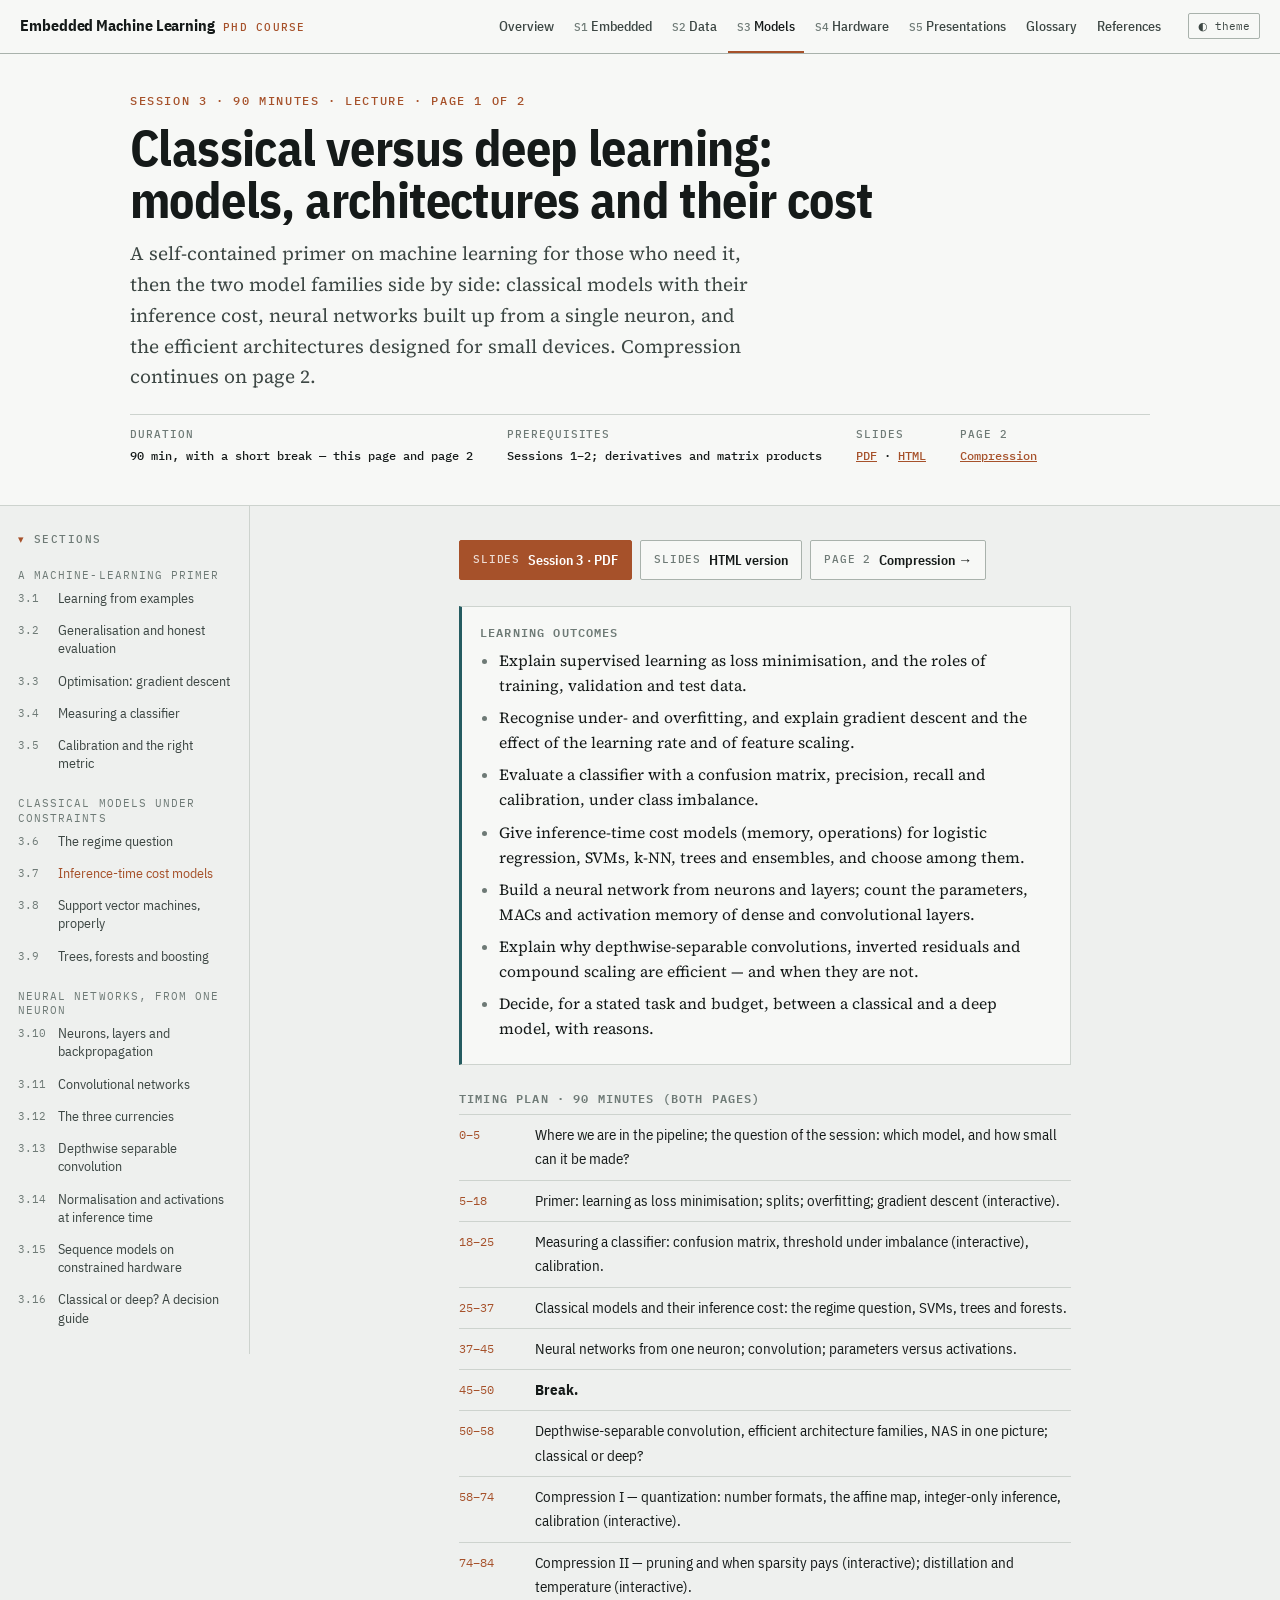
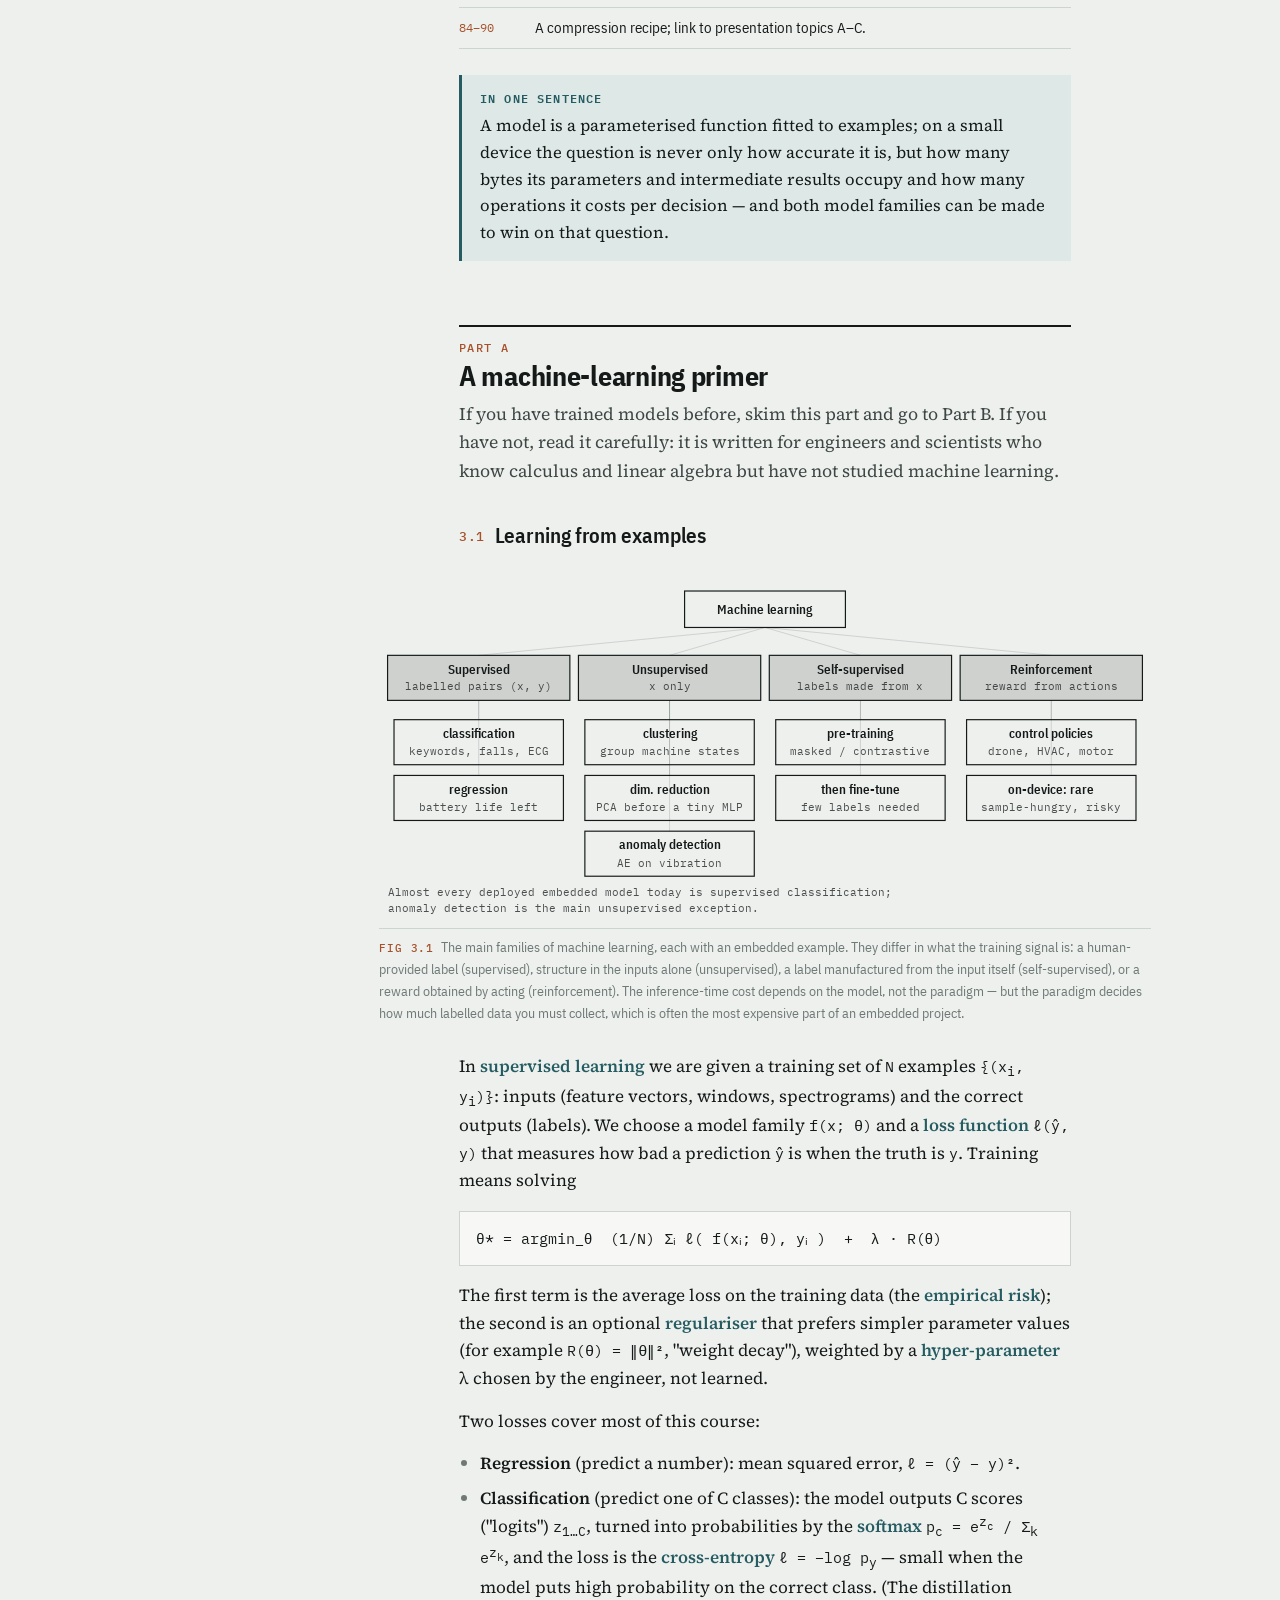
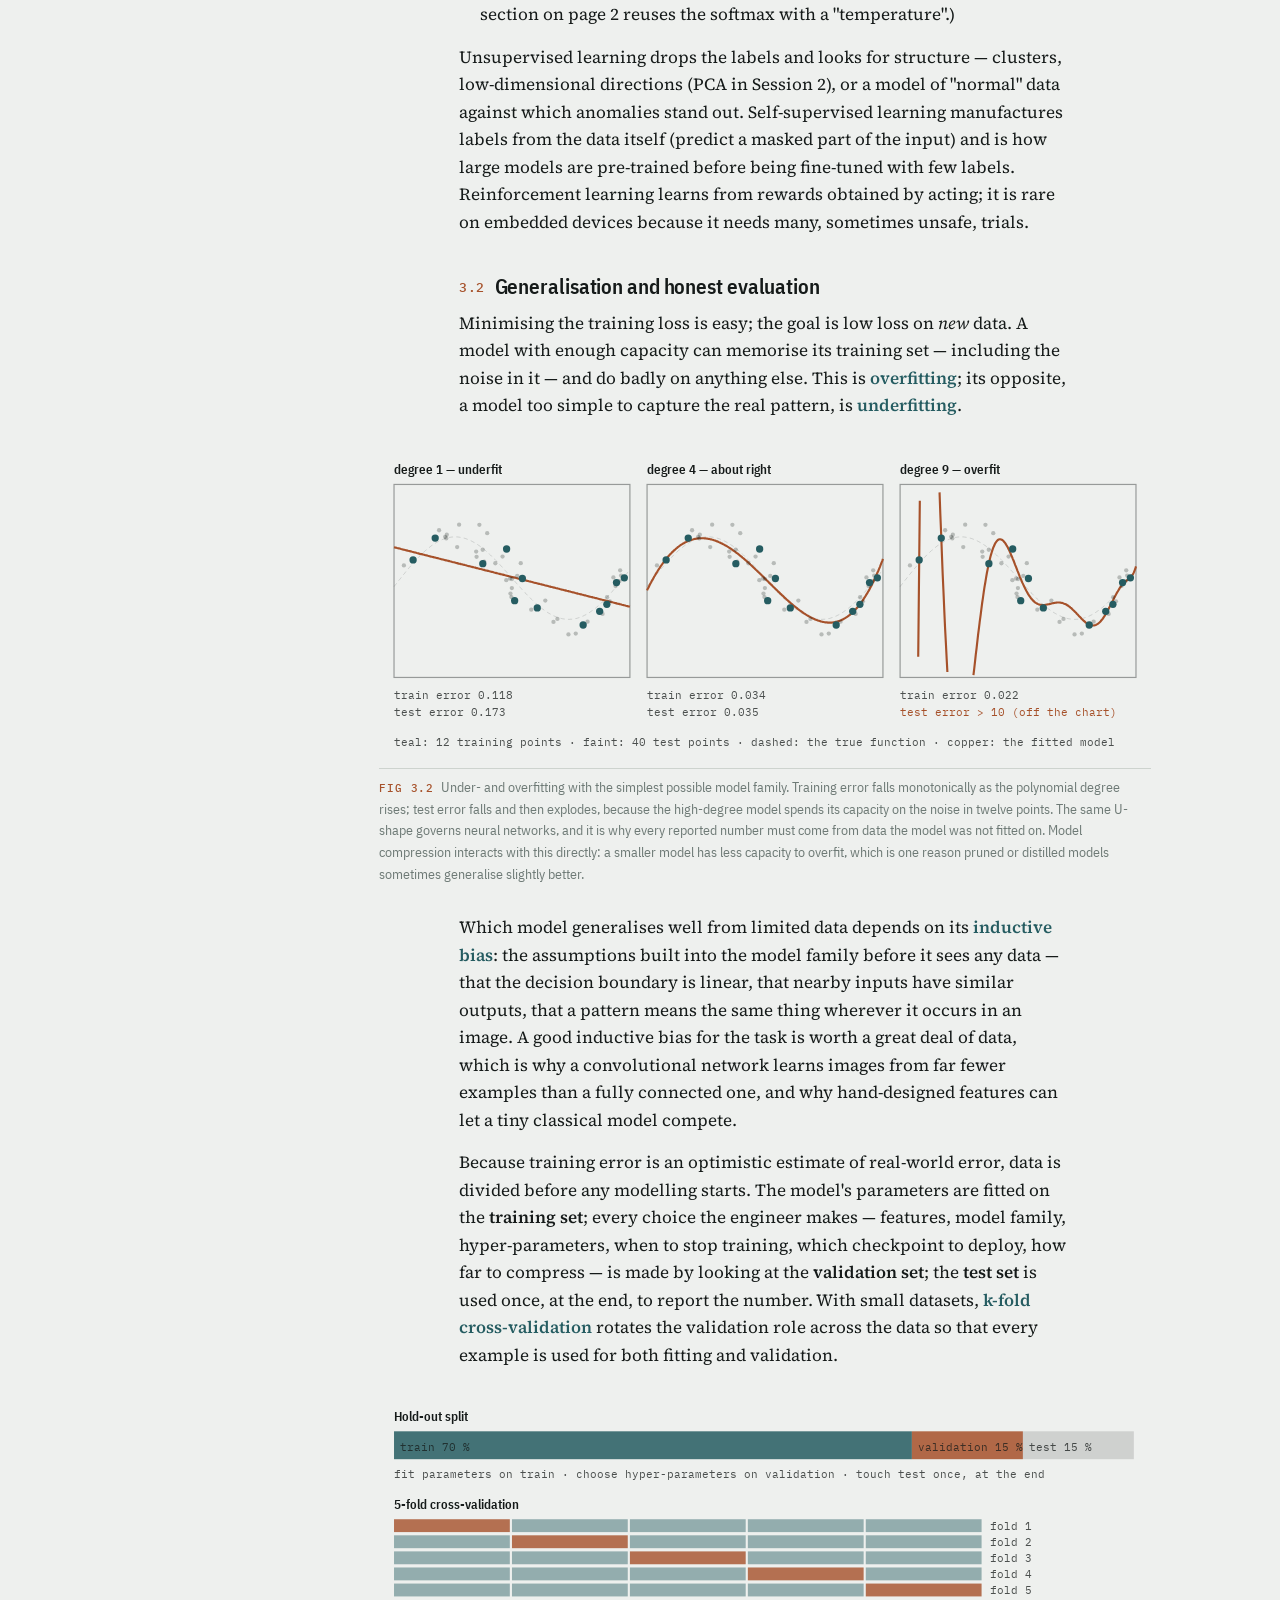
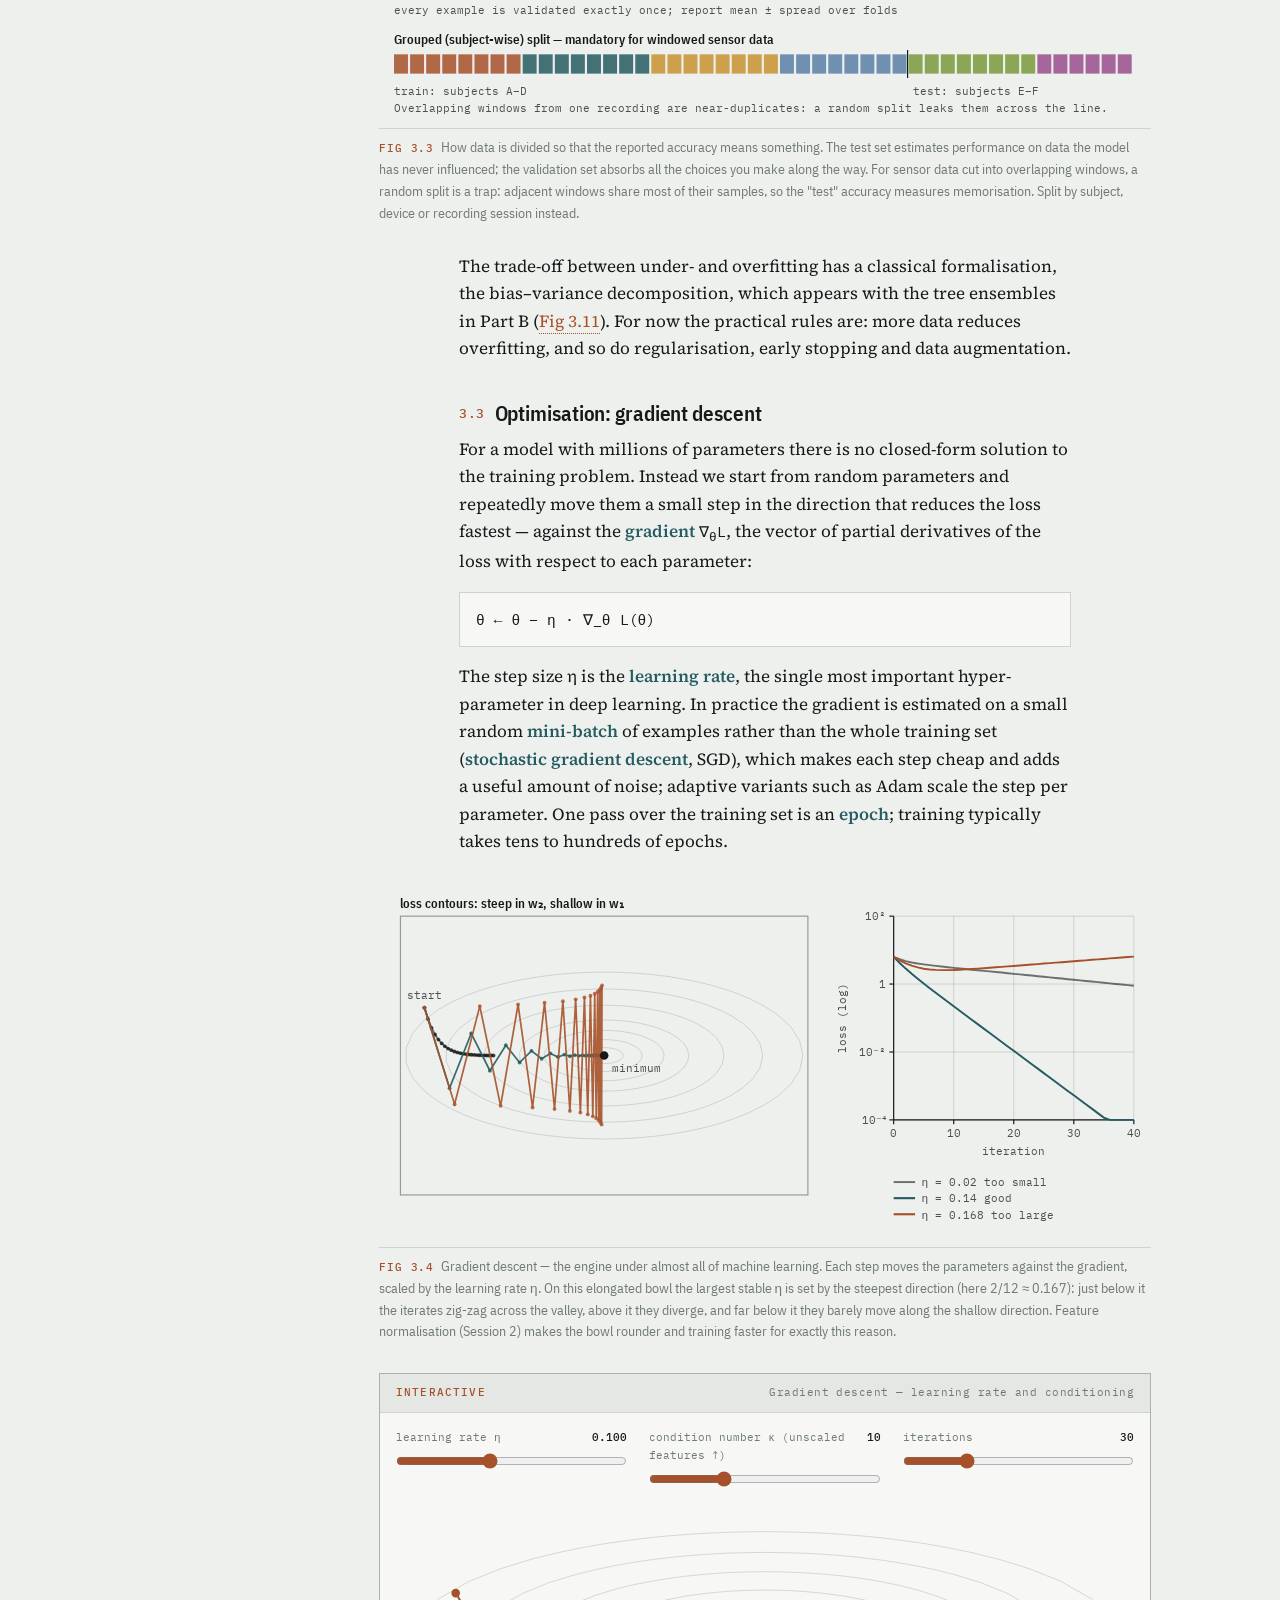
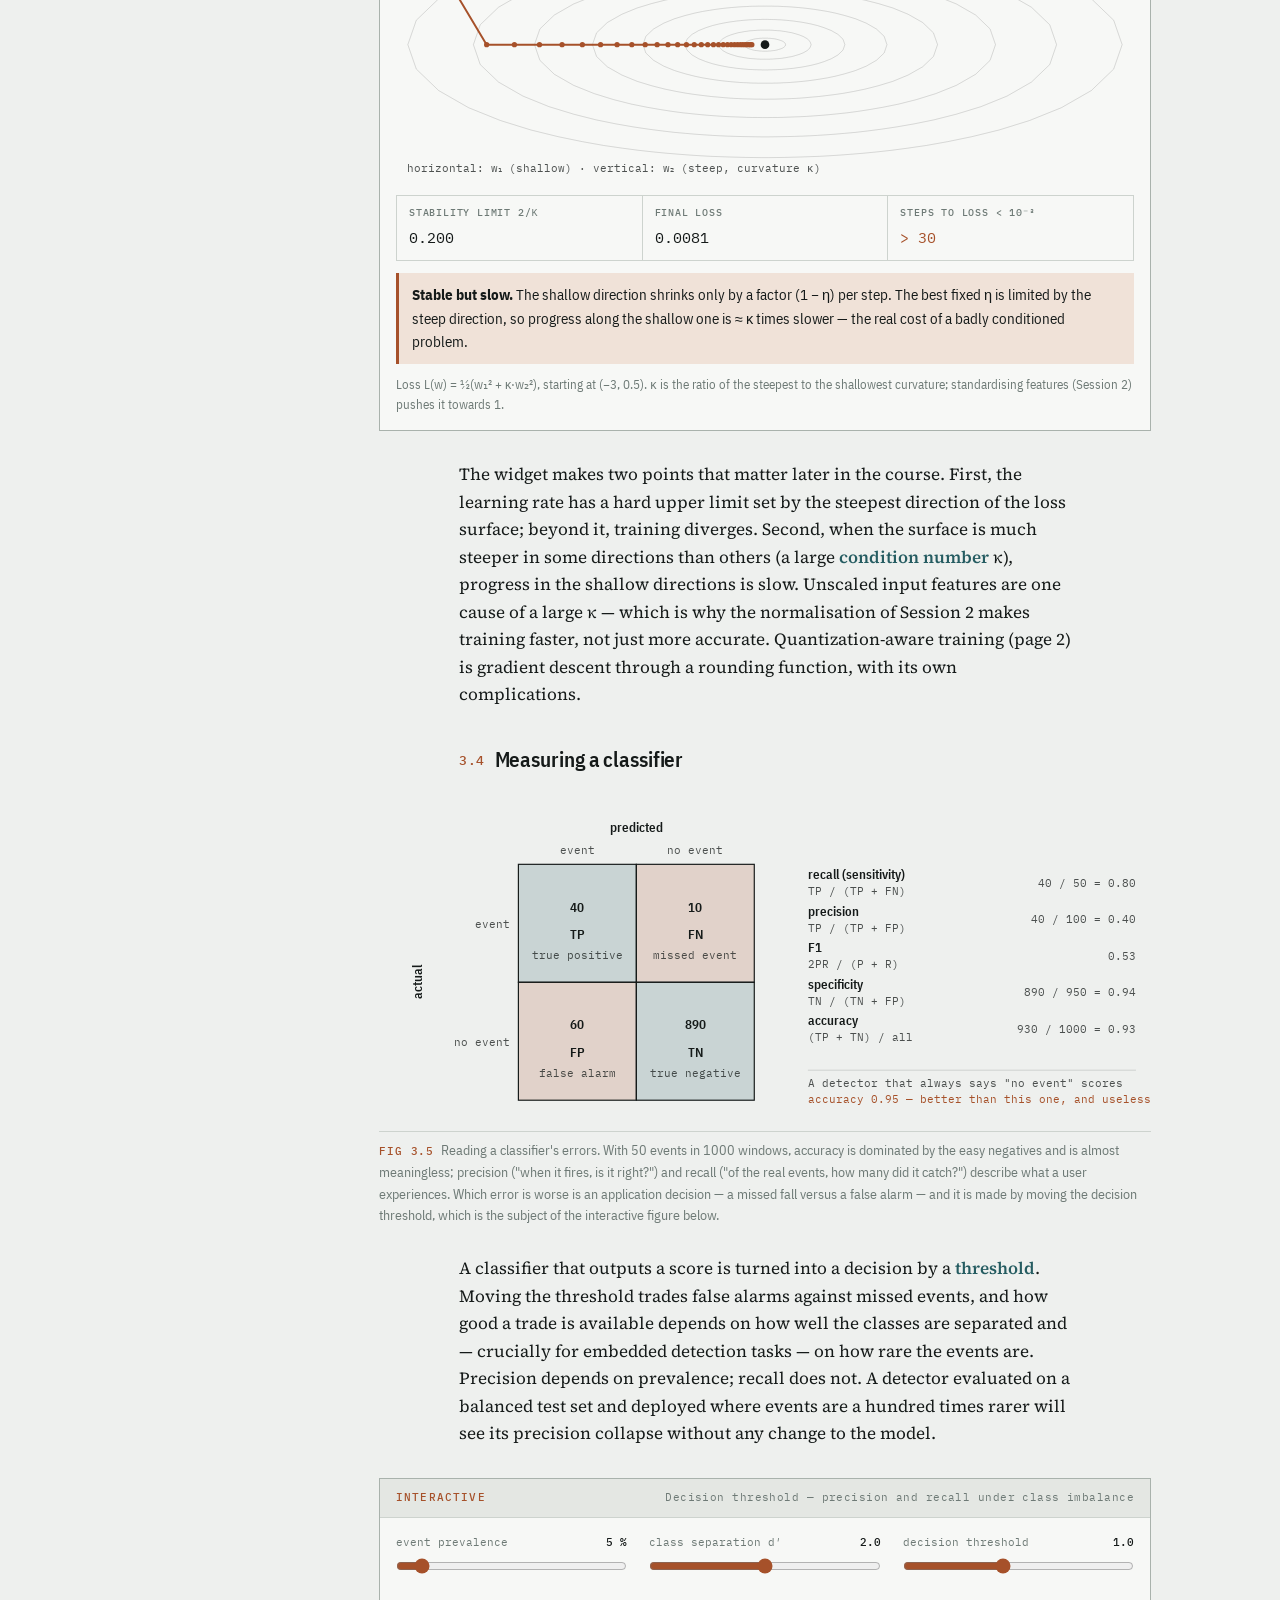
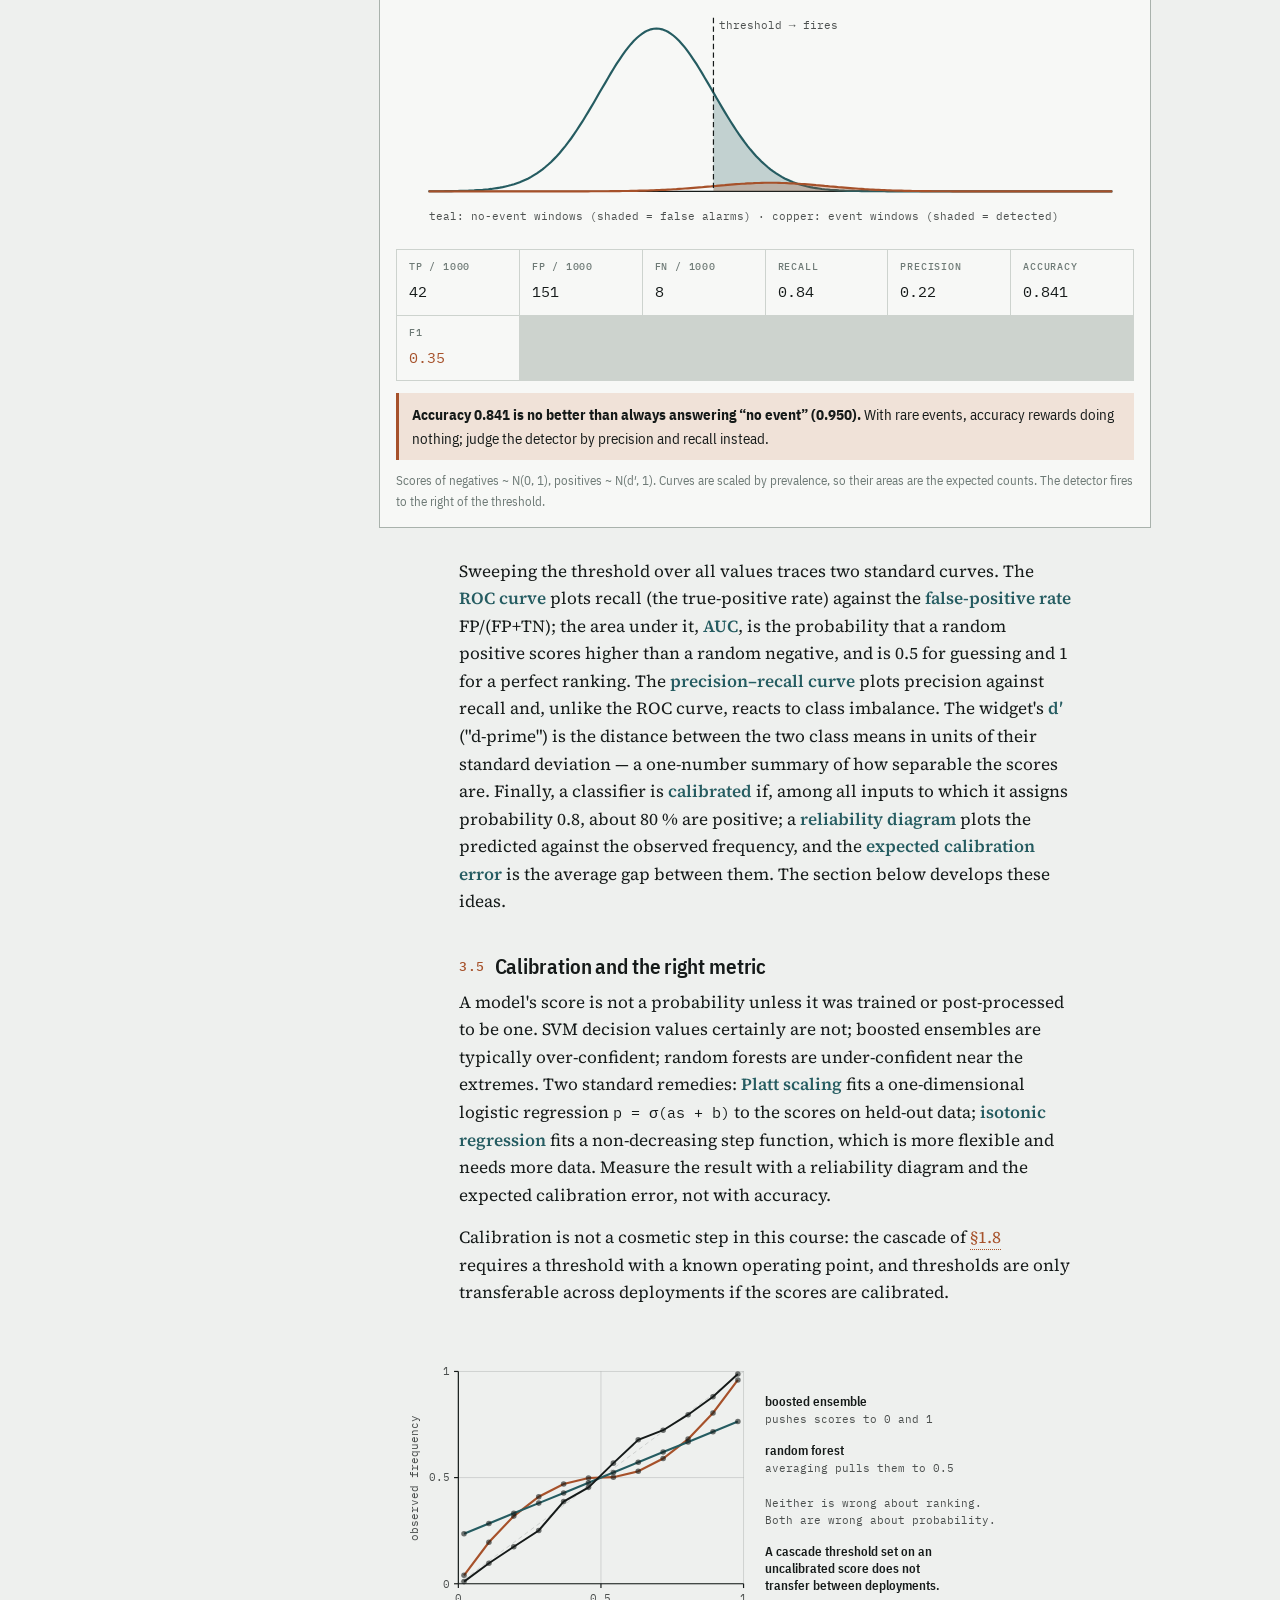
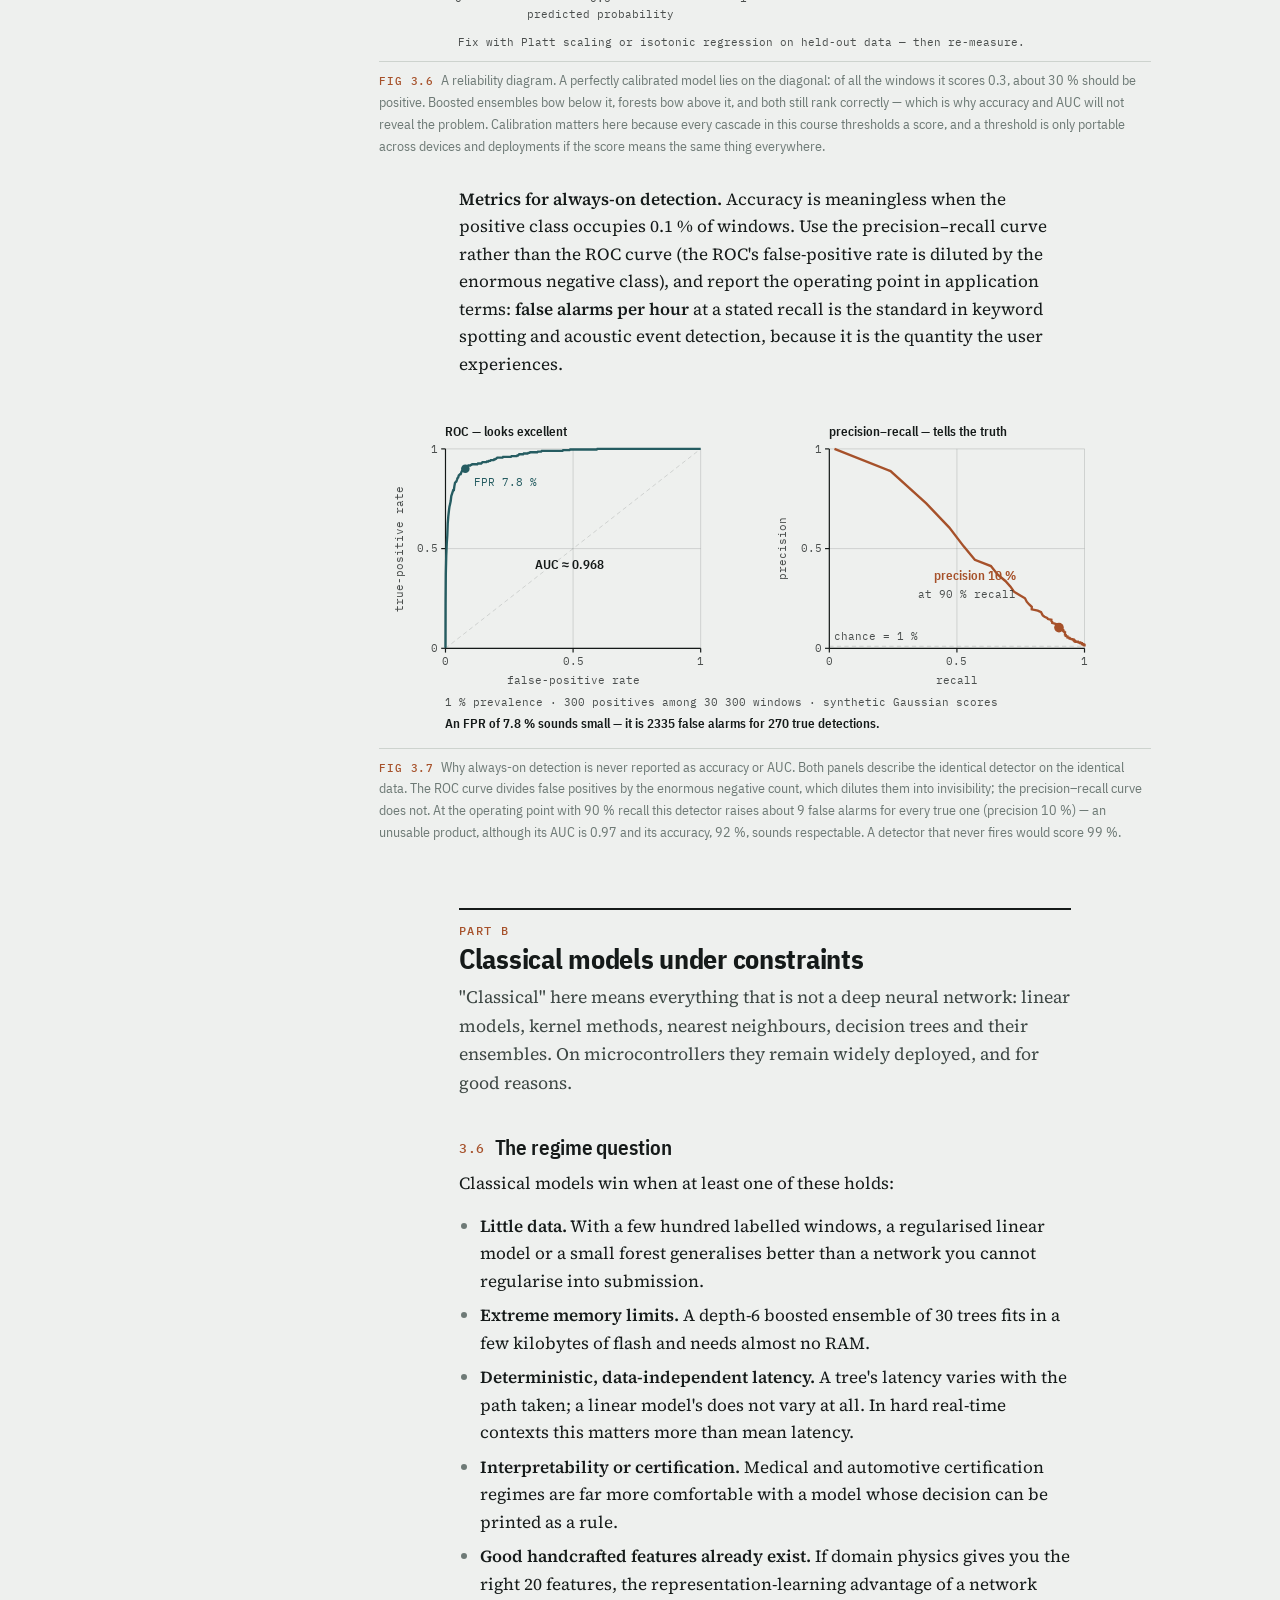
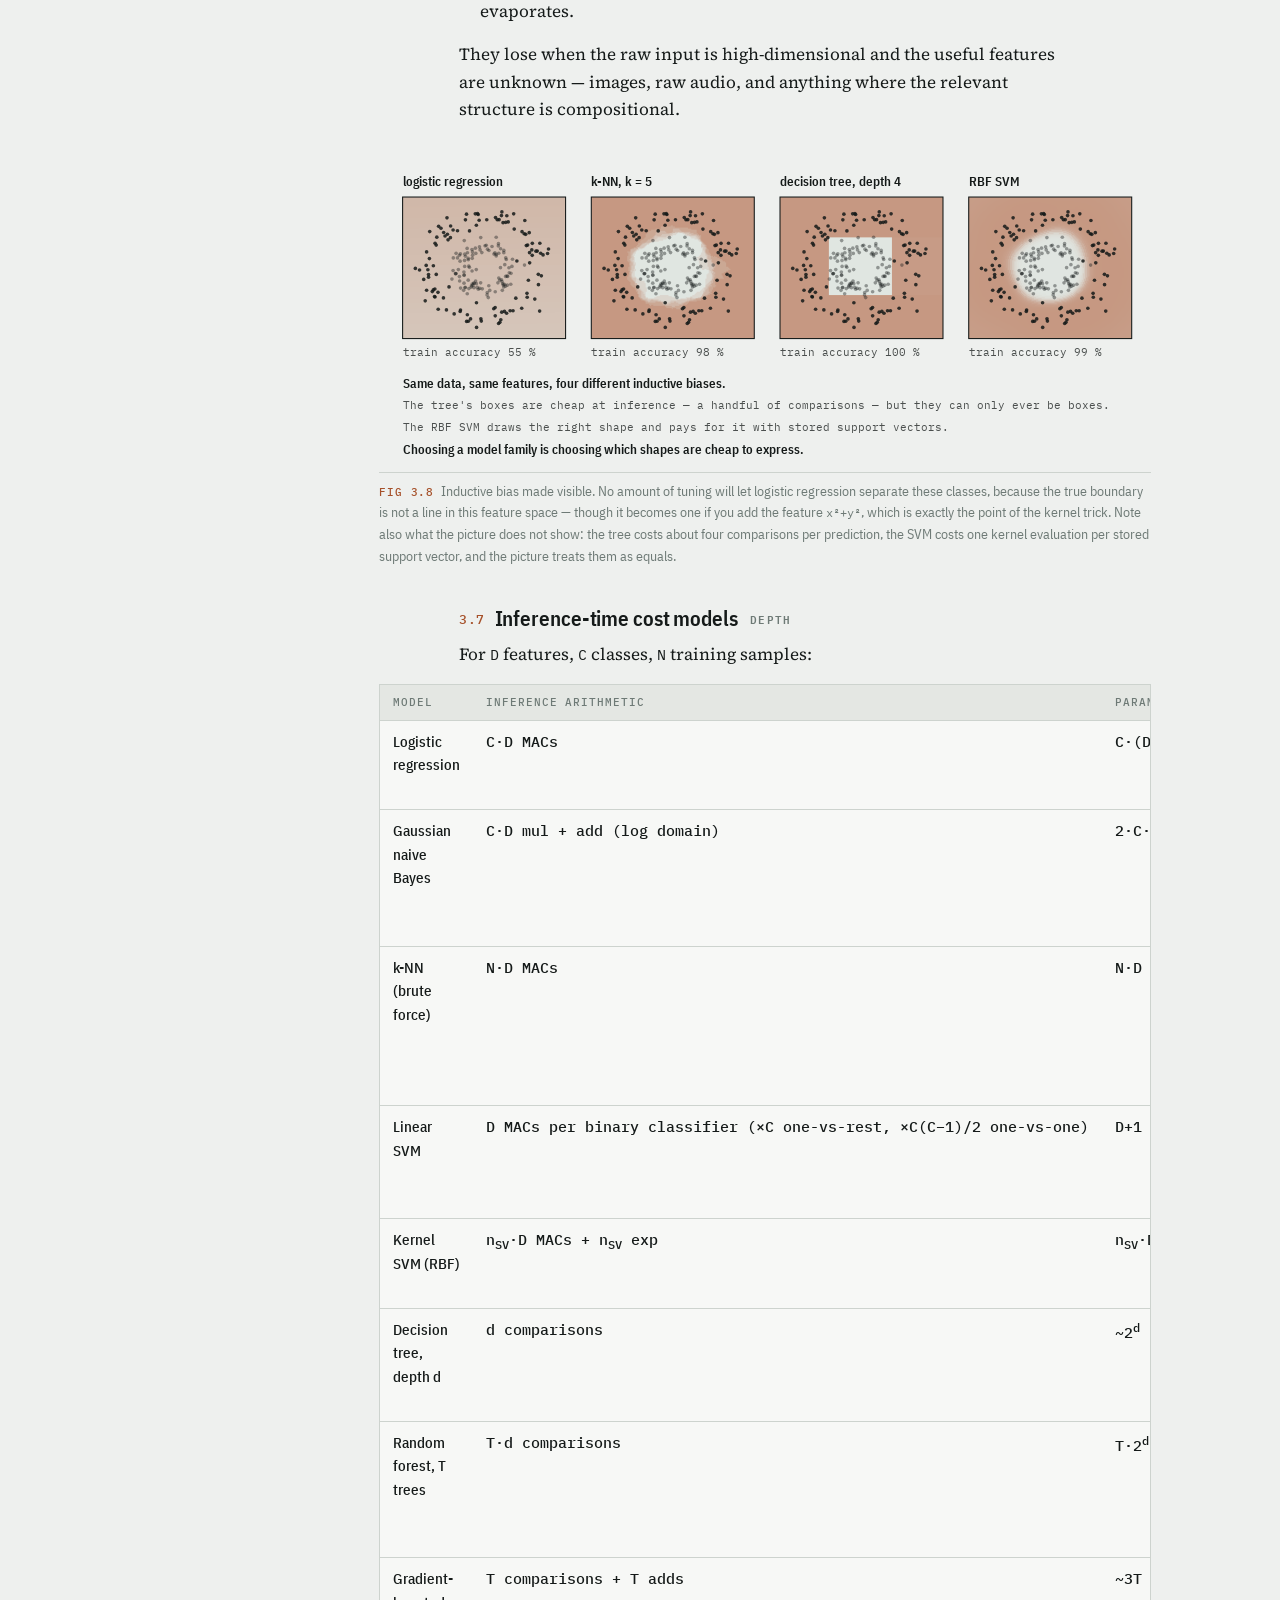
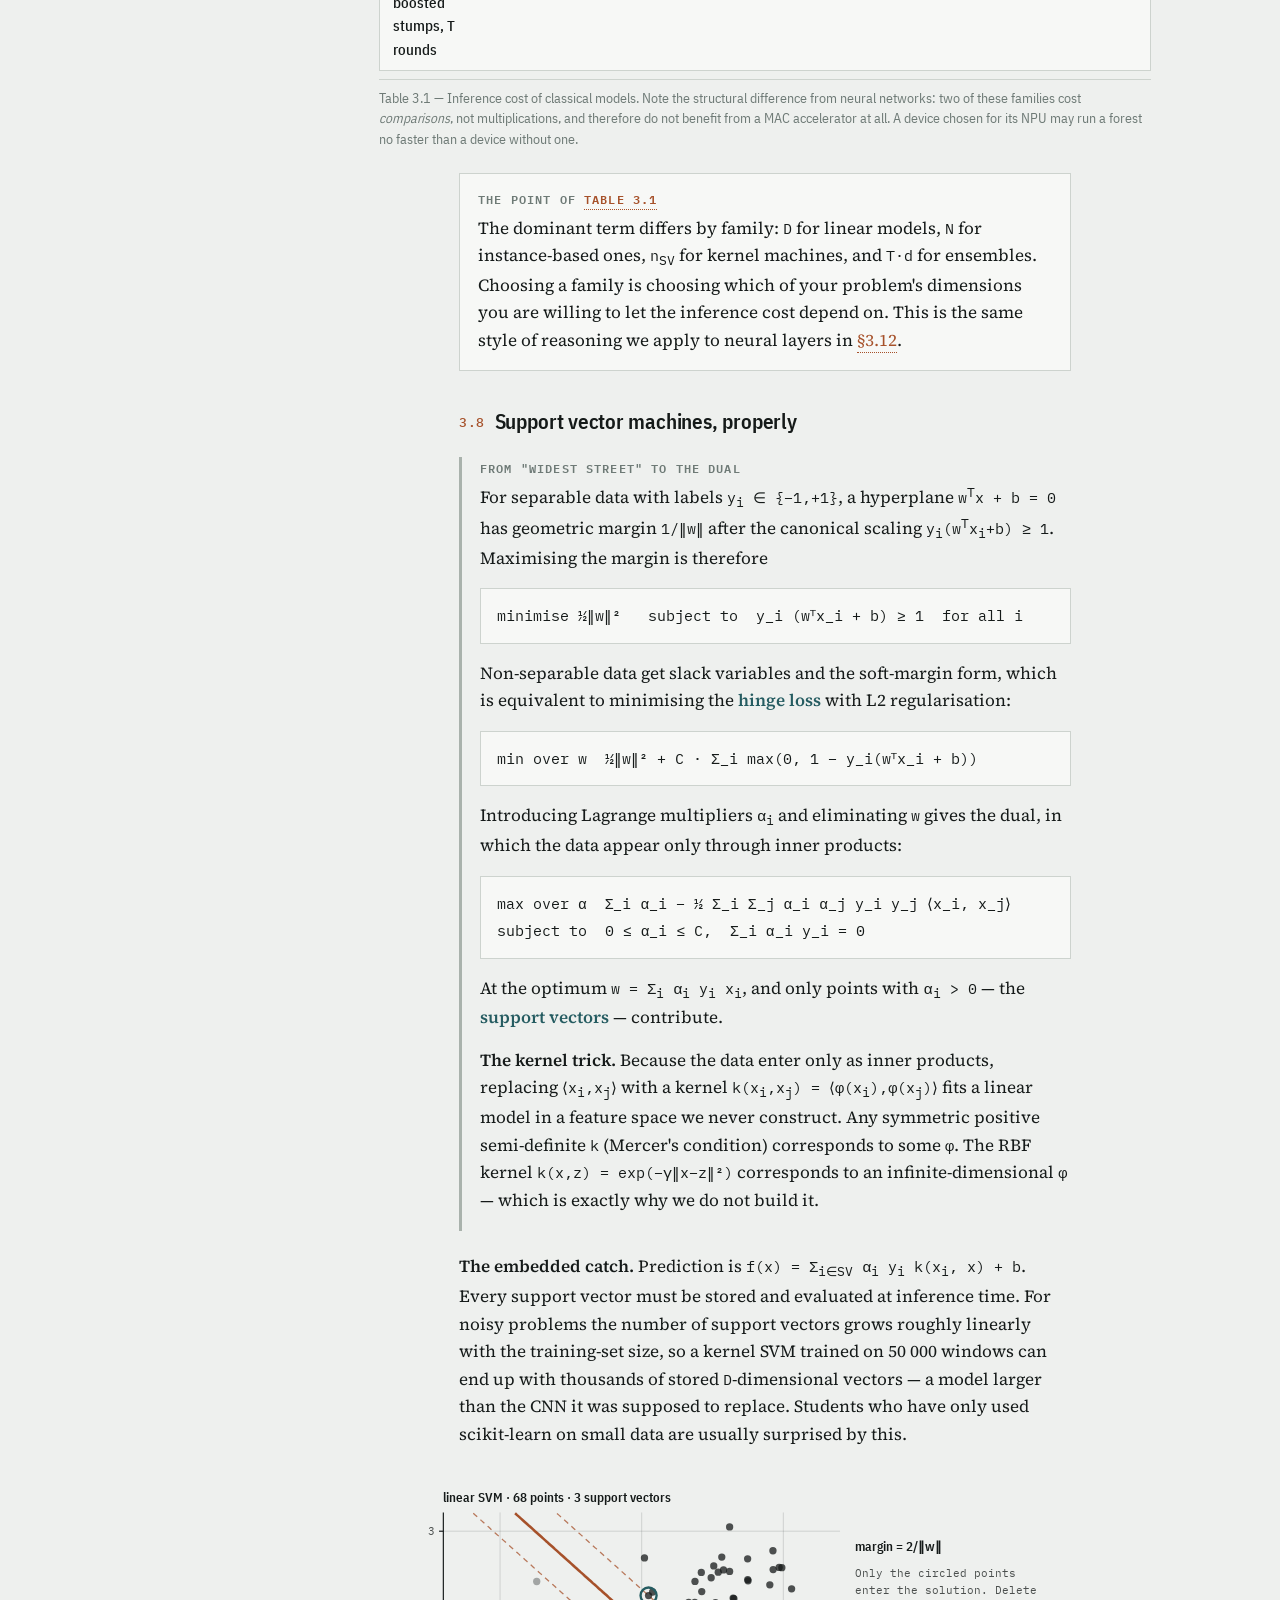
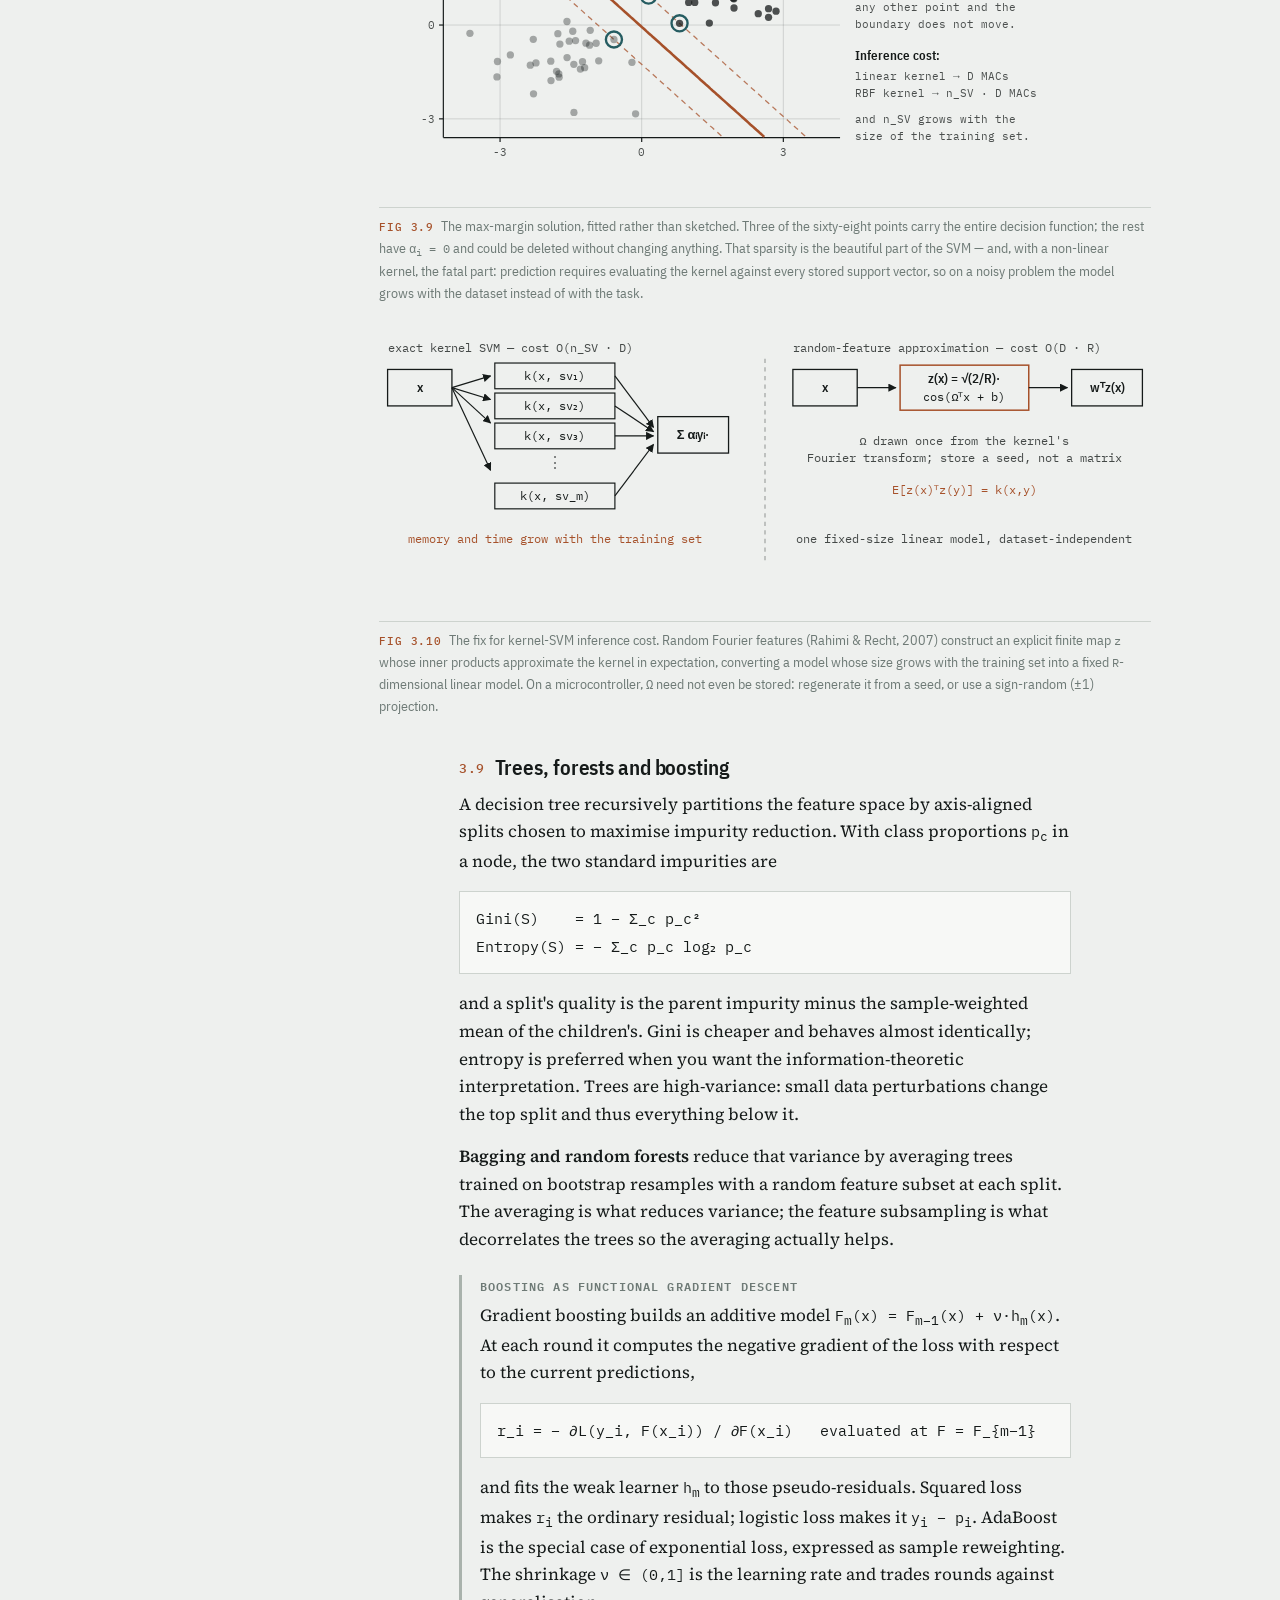
<file: session-3.html>
<!doctype html>
<html lang="en"><head><meta charset="utf-8"><meta name="viewport" content="width=device-width,initial-scale=1"><title>Session 3 — Classical versus deep learning · Embedded Machine Learning</title><meta name="description" content="A self-contained primer on machine learning for those who need it, then the two model families side by side: classical models with their inference cost, neural networks built up from a single neuron, and the efficient architectures designed for small devices. Compression continues on page 2."><link rel="stylesheet" href="assets/css/site.css"><link rel="icon" href="assets/favicon.svg" type="image/svg+xml"><script>try{var t=localStorage.getItem("eml-theme");if(t)document.documentElement.setAttribute("data-theme",t)}catch(e){}</script></head><body><a class="skip" href="#content">Skip to content</a><header class="topbar"><div class="in"><a class="brand" href="index.html">Embedded Machine Learning<span>PhD course</span></a><button class="menubtn" aria-expanded="false" aria-controls="topnav">Menu</button><nav class="topnav" id="topnav" aria-label="Course"><a href="index.html">Overview</a><a href="session-1.html"><em>S1</em>Embedded</a><a href="session-2.html"><em>S2</em>Data</a><a href="session-3.html" aria-current="page"><em>S3</em>Models</a><a href="session-4.html"><em>S4</em>Hardware</a><a href="presentations.html"><em>S5</em>Presentations</a><a href="glossary.html">Glossary</a><a href="references.html">References</a></nav><button class="themebtn" type="button" aria-label="Toggle colour theme">◐<span class="tl"> theme</span></button></div></header><div class="pagehead"><div class="inner"><p class="eyebrow">Session 3 · 90 minutes · lecture · page 1 of 2</p><h1>Classical versus deep learning: models, architectures and their cost</h1><p class="sub">A self-contained primer on machine learning for those who need it, then the two model families side by side: classical models with their inference cost, neural networks built up from a single neuron, and the efficient architectures designed for small devices. Compression continues on page 2.</p><div class="specstrip"><div><b>Duration</b><span>90 min, with a short break — this page and page 2</span></div><div><b>Prerequisites</b><span>Sessions 1–2; derivatives and matrix products</span></div><div><b>Slides</b><span><a href="slides/session-3.pdf">PDF</a> · <a href="slides/session-3.html">HTML</a></span></div><div><b>Page 2</b><span><a href="session-3-compression.html">Compression</a></span></div></div></div></div><div class="wrap"><nav class="toc" aria-label="On this page"><details open><summary>Sections</summary><ol class="sec"><li class="toc-part">A machine-learning primer</li><li><a href="#learning"><em>3.1</em><span>Learning from examples</span></a></li><li><a href="#generalisation"><em>3.2</em><span>Generalisation and honest evaluation</span></a></li><li><a href="#optimisation"><em>3.3</em><span>Optimisation: gradient descent</span></a></li><li><a href="#metrics"><em>3.4</em><span>Measuring a classifier</span></a></li><li><a href="#sec-3-5"><em>3.5</em><span>Calibration and the right metric</span></a></li><li class="toc-part">Classical models under constraints</li><li><a href="#sec-3-6"><em>3.6</em><span>The regime question</span></a></li><li><a href="#sec-3-7"><em>3.7</em><span>Inference-time cost models </span></a></li><li><a href="#sec-3-8"><em>3.8</em><span>Support vector machines, properly</span></a></li><li><a href="#sec-3-9"><em>3.9</em><span>Trees, forests and boosting</span></a></li><li class="toc-part">Neural networks, from one neuron</li><li><a href="#neurons"><em>3.10</em><span>Neurons, layers and backpropagation</span></a></li><li><a href="#cnn"><em>3.11</em><span>Convolutional networks</span></a></li><li><a href="#sec-3-12"><em>3.12</em><span>The three currencies</span></a></li><li><a href="#sec-3-13"><em>3.13</em><span>Depthwise separable convolution </span></a></li><li><a href="#sec-3-14"><em>3.14</em><span>Normalisation and activations at inference time</span></a></li><li><a href="#sec-3-15"><em>3.15</em><span>Sequence models on constrained hardware</span></a></li><li><a href="#classical-or-deep"><em>3.16</em><span>Classical or deep? A decision guide</span></a></li><li class="toc-part">Efficient architectures and architecture search</li><li><a href="#sec-3-17"><em>3.17</em><span>Five design principles, each earned</span></a></li><li><a href="#sec-3-18"><em>3.18</em><span>The families and their mechanisms</span></a></li><li><a href="#sec-3-19"><em>3.19</em><span>ShuffleNet V2's four guidelines </span></a></li><li><a href="#sec-3-20"><em>3.20</em><span>Neural architecture search, decomposed </span></a></li></ol></details></nav><main id="content"><div class="col">
<div class="reslinks">
  <a class="btn primary" href="slides/session-3.pdf"><b>Slides</b>Session 3 · PDF</a>
  <a class="btn" href="slides/session-3.html"><b>Slides</b>HTML version</a>
  <a class="btn" href="session-3-compression.html"><b>Page 2</b>Compression →</a>
</div>

<div class="meta">
<h5>Learning outcomes</h5>
<ul>
  <li>Explain supervised learning as loss minimisation, and the roles of training, validation and test data.</li>
  <li>Recognise under- and overfitting, and explain gradient descent and the effect of the learning rate and of feature scaling.</li>
  <li>Evaluate a classifier with a confusion matrix, precision, recall and calibration, under class imbalance.</li>
  <li>Give inference-time cost models (memory, operations) for logistic regression, SVMs, k-NN, trees and ensembles, and choose among them.</li>
  <li>Build a neural network from neurons and layers; count the parameters, MACs and activation memory of dense and convolutional layers.</li>
  <li>Explain why depthwise-separable convolutions, inverted residuals and compound scaling are efficient — and when they are not.</li>
  <li>Decide, for a stated task and budget, between a classical and a deep model, with reasons.</li>
</ul>
</div>

<div class="timing">
<h5>Timing plan · 90 minutes (both pages)</h5>
<ol>
  <li><span>0–5</span>Where we are in the pipeline; the question of the session: which model, and how small can it be made?</li>
  <li><span>5–18</span>Primer: learning as loss minimisation; splits; overfitting; gradient descent (interactive).</li>
  <li><span>18–25</span>Measuring a classifier: confusion matrix, threshold under imbalance (interactive), calibration.</li>
  <li><span>25–37</span>Classical models and their inference cost: the regime question, SVMs, trees and forests.</li>
  <li><span>37–45</span>Neural networks from one neuron; convolution; parameters versus activations.</li>
  <li><span>45–50</span><b>Break.</b></li>
  <li><span>50–58</span>Depthwise-separable convolution, efficient architecture families, NAS in one picture; classical or deep?</li>
  <li><span>58–74</span>Compression I — quantization: number formats, the affine map, integer-only inference, calibration (interactive).</li>
  <li><span>74–84</span>Compression II — pruning and when sparsity pays (interactive); distillation and temperature (interactive).</li>
  <li><span>84–90</span>A compression recipe; link to presentation topics A–C.</li>
</ol>
</div>

<div class="intu">
<h5>In one sentence</h5>
<p>A model is a parameterised function fitted to examples; on a small device the question is never only how accurate it is, but how many bytes its parameters and intermediate results occupy and how many operations it costs per decision — and both model families can be made to win on that question.</p>
</div>

<h2 class="part"><span>Part A</span>A machine-learning primer</h2>
<p class="partlead">If you have trained models before, skim this part and go to Part B. If you have not, read it carefully: it is written for engineers and scientists who know calculus and linear algebra but have not studied machine learning.</p>

<h3 id="learning"><span class="sn">3.1</span>Learning from examples</h3>

<figure id="fig-ml_taxonomy"><div class="figscroll"><svg viewBox="0 0 720 320" role="img" aria-label="Tree diagram of machine learning paradigms: supervised learning with classification and regression, unsupervised learning with clustering, dimensionality reduction and anomaly detection, self-supervised learning, and reinforcement learning, each with an embedded example">
  <rect x="285.0" y="14.0" width="150.0" height="34.0" class="ax" fill="none"/>
  <text x="360.0" y="35.0" class="lblb" text-anchor="middle">Machine learning</text>
  <line x1="360.0" y1="48.0" x2="93.0" y2="74.0" class="grid"/>
  <rect x="8.0" y="74.0" width="170.0" height="42.0" class="fillsoft"/>
  <rect x="8.0" y="74.0" width="170.0" height="42.0" class="ax" fill="none"/>
  <text x="93.0" y="91.5" class="lblb" text-anchor="middle">Supervised</text>
  <text x="93.0" y="106.5" class="lbl" text-anchor="middle">labelled pairs (x, y)</text>
  <line x1="360.0" y1="48.0" x2="271.0" y2="74.0" class="grid"/>
  <rect x="186.0" y="74.0" width="170.0" height="42.0" class="fillsoft"/>
  <rect x="186.0" y="74.0" width="170.0" height="42.0" class="ax" fill="none"/>
  <text x="271.0" y="91.5" class="lblb" text-anchor="middle">Unsupervised</text>
  <text x="271.0" y="106.5" class="lbl" text-anchor="middle">x only</text>
  <line x1="360.0" y1="48.0" x2="449.0" y2="74.0" class="grid"/>
  <rect x="364.0" y="74.0" width="170.0" height="42.0" class="fillsoft"/>
  <rect x="364.0" y="74.0" width="170.0" height="42.0" class="ax" fill="none"/>
  <text x="449.0" y="91.5" class="lblb" text-anchor="middle">Self-supervised</text>
  <text x="449.0" y="106.5" class="lbl" text-anchor="middle">labels made from x</text>
  <line x1="360.0" y1="48.0" x2="627.0" y2="74.0" class="grid"/>
  <rect x="542.0" y="74.0" width="170.0" height="42.0" class="fillsoft"/>
  <rect x="542.0" y="74.0" width="170.0" height="42.0" class="ax" fill="none"/>
  <text x="627.0" y="91.5" class="lblb" text-anchor="middle">Reinforcement</text>
  <text x="627.0" y="106.5" class="lbl" text-anchor="middle">reward from actions</text>
  <line x1="93.0" y1="116.0" x2="93.0" y2="134.0" class="grid"/>
  <rect x="14.0" y="134.0" width="158.0" height="42.0" class="ax" fill="none"/>
  <text x="93.0" y="151.0" class="lblb" text-anchor="middle">classification</text>
  <text x="93.0" y="167.0" class="lbl" text-anchor="middle">keywords, falls, ECG</text>
  <line x1="93.0" y1="116.0" x2="93.0" y2="186.0" class="grid"/>
  <rect x="14.0" y="186.0" width="158.0" height="42.0" class="ax" fill="none"/>
  <text x="93.0" y="203.0" class="lblb" text-anchor="middle">regression</text>
  <text x="93.0" y="219.0" class="lbl" text-anchor="middle">battery life left</text>
  <line x1="271.0" y1="116.0" x2="271.0" y2="134.0" class="grid"/>
  <rect x="192.0" y="134.0" width="158.0" height="42.0" class="ax" fill="none"/>
  <text x="271.0" y="151.0" class="lblb" text-anchor="middle">clustering</text>
  <text x="271.0" y="167.0" class="lbl" text-anchor="middle">group machine states</text>
  <line x1="271.0" y1="116.0" x2="271.0" y2="186.0" class="grid"/>
  <rect x="192.0" y="186.0" width="158.0" height="42.0" class="ax" fill="none"/>
  <text x="271.0" y="203.0" class="lblb" text-anchor="middle">dim. reduction</text>
  <text x="271.0" y="219.0" class="lbl" text-anchor="middle">PCA before a tiny MLP</text>
  <line x1="271.0" y1="116.0" x2="271.0" y2="238.0" class="grid"/>
  <rect x="192.0" y="238.0" width="158.0" height="42.0" class="ax" fill="none"/>
  <text x="271.0" y="255.0" class="lblb" text-anchor="middle">anomaly detection</text>
  <text x="271.0" y="271.0" class="lbl" text-anchor="middle">AE on vibration</text>
  <line x1="449.0" y1="116.0" x2="449.0" y2="134.0" class="grid"/>
  <rect x="370.0" y="134.0" width="158.0" height="42.0" class="ax" fill="none"/>
  <text x="449.0" y="151.0" class="lblb" text-anchor="middle">pre-training</text>
  <text x="449.0" y="167.0" class="lbl" text-anchor="middle">masked / contrastive</text>
  <line x1="449.0" y1="116.0" x2="449.0" y2="186.0" class="grid"/>
  <rect x="370.0" y="186.0" width="158.0" height="42.0" class="ax" fill="none"/>
  <text x="449.0" y="203.0" class="lblb" text-anchor="middle">then fine-tune</text>
  <text x="449.0" y="219.0" class="lbl" text-anchor="middle">few labels needed</text>
  <line x1="627.0" y1="116.0" x2="627.0" y2="134.0" class="grid"/>
  <rect x="548.0" y="134.0" width="158.0" height="42.0" class="ax" fill="none"/>
  <text x="627.0" y="151.0" class="lblb" text-anchor="middle">control policies</text>
  <text x="627.0" y="167.0" class="lbl" text-anchor="middle">drone, HVAC, motor</text>
  <line x1="627.0" y1="116.0" x2="627.0" y2="186.0" class="grid"/>
  <rect x="548.0" y="186.0" width="158.0" height="42.0" class="ax" fill="none"/>
  <text x="627.0" y="203.0" class="lblb" text-anchor="middle">on-device: rare</text>
  <text x="627.0" y="219.0" class="lbl" text-anchor="middle">sample-hungry, risky</text>
  <text x="8.0" y="298.0" class="lbl">Almost every deployed embedded model today is supervised classification;</text>
  <text x="8.0" y="313.0" class="lbl">anomaly detection is the main unsupervised exception.</text>
</svg></div><figcaption><b>Fig 3.1</b>The main families of machine learning, each with an embedded example. They differ in what the training signal is: a human-provided label (supervised), structure in the inputs alone (unsupervised), a label manufactured from the input itself (self-supervised), or a reward obtained by acting (reinforcement). The inference-time cost depends on the model, not the paradigm — but the paradigm decides how much labelled data you must collect, which is often the most expensive part of an embedded project.</figcaption></figure>

<p>In <em class="term">supervised learning</em> we are given a training set of <span class="eqn">N</span> examples <span class="eqn">{(x<sub>i</sub>, y<sub>i</sub>)}</span>: inputs (feature vectors, windows, spectrograms) and the correct outputs (labels). We choose a model family <span class="eqn">f(x; θ)</span> and a <em class="term">loss function</em> <span class="eqn">ℓ(ŷ, y)</span> that measures how bad a prediction <span class="eqn">ŷ</span> is when the truth is <span class="eqn">y</span>. Training means solving</p>
<div class="eq">θ* = argmin_θ  (1/N) Σᵢ ℓ( f(xᵢ; θ), yᵢ )  +  λ · R(θ)</div>
<p>The first term is the average loss on the training data (the <em class="term">empirical risk</em>); the second is an optional <em class="term">regulariser</em> that prefers simpler parameter values (for example <span class="eqn">R(θ) = ‖θ‖²</span>, "weight decay"), weighted by a <em class="term">hyper-parameter</em> λ chosen by the engineer, not learned.</p>

<p>Two losses cover most of this course:</p>
<ul>
  <li><b>Regression</b> (predict a number): mean squared error, <span class="eqn">ℓ = (ŷ − y)²</span>.</li>
  <li><b>Classification</b> (predict one of C classes): the model outputs C scores ("logits") <span class="eqn">z<sub>1…C</sub></span>, turned into probabilities by the <em class="term">softmax</em> <span class="eqn">p<sub>c</sub> = e<sup>z<sub>c</sub></sup> / Σ<sub>k</sub> e<sup>z<sub>k</sub></sup></span>, and the loss is the <em class="term">cross-entropy</em> <span class="eqn">ℓ = −log p<sub>y</sub></span> — small when the model puts high probability on the correct class. (The distillation section on page 2 reuses the softmax with a "temperature".)</li>
</ul>

<p>Unsupervised learning drops the labels and looks for structure — clusters, low-dimensional directions (PCA in Session 2), or a model of "normal" data against which anomalies stand out. Self-supervised learning manufactures labels from the data itself (predict a masked part of the input) and is how large models are pre-trained before being fine-tuned with few labels. Reinforcement learning learns from rewards obtained by acting; it is rare on embedded devices because it needs many, sometimes unsafe, trials.</p>

<h3 id="generalisation"><span class="sn">3.2</span>Generalisation and honest evaluation</h3>

<p>Minimising the training loss is easy; the goal is low loss on <em>new</em> data. A model with enough capacity can memorise its training set — including the noise in it — and do badly on anything else. This is <em class="term">overfitting</em>; its opposite, a model too simple to capture the real pattern, is <em class="term">underfitting</em>.</p>

<figure id="fig-overfit_poly"><div class="figscroll"><svg viewBox="0 0 720 290" role="img" aria-label="Polynomials of degree one, four and fifteen fitted to twelve noisy samples of a smooth curve: degree one underfits, degree four fits well, degree fifteen passes through every training point but oscillates wildly between them">
  <rect x="14.0" y="34.0" width="220.0" height="180.0" class="ax" fill="none" opacity="0.4"/>
  <path d="M14.0 129.3 L14.7 128.4 L15.5 127.4 L16.2 126.5 L16.9 125.5 L17.7 124.6 L18.4 123.6 L19.2 122.7 L19.9 121.8 L20.6 120.9 L21.4 119.9 L22.1 119.0 L22.8 118.1 L23.6 117.2 L24.3 116.3 L25.0 115.4 L25.8 114.5 L26.5 113.6 L27.2 112.7 L28.0 111.8 L28.7 111.0 L29.5 110.1 L30.2 109.2 L30.9 108.4 L31.7 107.6 L32.4 106.7 L33.1 105.9 L33.9 105.1 L34.6 104.3 L35.3 103.5 L36.1 102.7 L36.8 102.0 L37.5 101.2 L38.3 100.5 L39.0 99.7 L39.8 99.0 L40.5 98.3 L41.2 97.6 L42.0 96.9 L42.7 96.3 L43.4 95.6 L44.2 95.0 L44.9 94.4 L45.6 93.7 L46.4 93.1 L47.1 92.6 L47.8 92.0 L48.6 91.4 L49.3 90.9 L50.1 90.4 L50.8 89.9 L51.5 89.4 L52.3 88.9 L53.0 88.5 L53.7 88.0 L54.5 87.6 L55.2 87.2 L55.9 86.8 L56.7 86.5 L57.4 86.1 L58.1 85.8 L58.9 85.5 L59.6 85.2 L60.4 84.9 L61.1 84.6 L61.8 84.4 L62.6 84.1 L63.3 83.9 L64.0 83.8 L64.8 83.6 L65.5 83.4 L66.2 83.3 L67.0 83.2 L67.7 83.1 L68.4 83.0 L69.2 83.0 L69.9 82.9 L70.7 82.9 L71.4 82.9 L72.1 82.9 L72.9 82.9 L73.6 83.0 L74.3 83.1 L75.1 83.2 L75.8 83.3 L76.5 83.4 L77.3 83.6 L78.0 83.7 L78.7 83.9 L79.5 84.1 L80.2 84.3 L81.0 84.6 L81.7 84.8 L82.4 85.1 L83.2 85.4 L83.9 85.7 L84.6 86.0 L85.4 86.3 L86.1 86.7 L86.8 87.1 L87.6 87.5 L88.3 87.9 L89.1 88.3 L89.8 88.7 L90.5 89.2 L91.3 89.6 L92.0 90.1 L92.7 90.6 L93.5 91.1 L94.2 91.7 L94.9 92.2 L95.7 92.8 L96.4 93.3 L97.1 93.9 L97.9 94.5 L98.6 95.1 L99.4 95.7 L100.1 96.4 L100.8 97.0 L101.6 97.6 L102.3 98.3 L103.0 99.0 L103.8 99.7 L104.5 100.4 L105.2 101.1 L106.0 101.8 L106.7 102.5 L107.4 103.3 L108.2 104.0 L108.9 104.8 L109.7 105.5 L110.4 106.3 L111.1 107.1 L111.9 107.8 L112.6 108.6 L113.3 109.4 L114.1 110.2 L114.8 111.0 L115.5 111.8 L116.3 112.6 L117.0 113.5 L117.7 114.3 L118.5 115.1 L119.2 115.9 L120.0 116.8 L120.7 117.6 L121.4 118.4 L122.2 119.3 L122.9 120.1 L123.6 120.9 L124.4 121.8 L125.1 122.6 L125.8 123.4 L126.6 124.3 L127.3 125.1 L128.0 125.9 L128.8 126.8 L129.5 127.6 L130.3 128.4 L131.0 129.2 L131.7 130.1 L132.5 130.9 L133.2 131.7 L133.9 132.5 L134.7 133.3 L135.4 134.1 L136.1 134.9 L136.9 135.6 L137.6 136.4 L138.3 137.2 L139.1 138.0 L139.8 138.7 L140.6 139.4 L141.3 140.2 L142.0 140.9 L142.8 141.6 L143.5 142.3 L144.2 143.0 L145.0 143.7 L145.7 144.4 L146.4 145.1 L147.2 145.7 L147.9 146.4 L148.6 147.0 L149.4 147.6 L150.1 148.2 L150.9 148.8 L151.6 149.4 L152.3 150.0 L153.1 150.5 L153.8 151.1 L154.5 151.6 L155.3 152.1 L156.0 152.6 L156.7 153.1 L157.5 153.5 L158.2 154.0 L158.9 154.4 L159.7 154.8 L160.4 155.3 L161.2 155.6 L161.9 156.0 L162.6 156.4 L163.4 156.7 L164.1 157.0 L164.8 157.3 L165.6 157.6 L166.3 157.9 L167.0 158.2 L167.8 158.4 L168.5 158.6 L169.3 158.8 L170.0 159.0 L170.7 159.2 L171.5 159.3 L172.2 159.4 L172.9 159.5 L173.7 159.6 L174.4 159.7 L175.1 159.8 L175.9 159.8 L176.6 159.8 L177.3 159.8 L178.1 159.8 L178.8 159.7 L179.6 159.7 L180.3 159.6 L181.0 159.5 L181.8 159.4 L182.5 159.3 L183.2 159.1 L184.0 159.0 L184.7 158.8 L185.4 158.6 L186.2 158.3 L186.9 158.1 L187.6 157.8 L188.4 157.5 L189.1 157.2 L189.9 156.9 L190.6 156.6 L191.3 156.2 L192.1 155.9 L192.8 155.5 L193.5 155.1 L194.3 154.7 L195.0 154.2 L195.7 153.8 L196.5 153.3 L197.2 152.8 L197.9 152.3 L198.7 151.8 L199.4 151.3 L200.2 150.7 L200.9 150.1 L201.6 149.6 L202.4 149.0 L203.1 148.4 L203.8 147.7 L204.6 147.1 L205.3 146.4 L206.0 145.8 L206.8 145.1 L207.5 144.4 L208.2 143.7 L209.0 143.0 L209.7 142.2 L210.5 141.5 L211.2 140.7 L211.9 140.0 L212.7 139.2 L213.4 138.4 L214.1 137.6 L214.9 136.8 L215.6 136.0 L216.3 135.2 L217.1 134.3 L217.8 133.5 L218.5 132.6 L219.3 131.8 L220.0 130.9 L220.8 130.0 L221.5 129.1 L222.2 128.2 L223.0 127.3 L223.7 126.4 L224.4 125.5 L225.2 124.6 L225.9 123.7 L226.6 122.8 L227.4 121.9 L228.1 120.9 L228.8 120.0 L229.6 119.1 L230.3 118.1 L231.1 117.2 L231.8 116.2 L232.5 115.3 L233.3 114.4 L234.0 113.4" class="grid" stroke-width="1.5" opacity="0.9" stroke-dasharray="4 3"/>
  <path d="M14.0 92.5 L14.7 92.7 L15.5 92.9 L16.2 93.1 L16.9 93.3 L17.7 93.5 L18.4 93.6 L19.2 93.8 L19.9 94.0 L20.6 94.2 L21.4 94.4 L22.1 94.6 L22.8 94.8 L23.6 94.9 L24.3 95.1 L25.0 95.3 L25.8 95.5 L26.5 95.7 L27.2 95.9 L28.0 96.1 L28.7 96.2 L29.5 96.4 L30.2 96.6 L30.9 96.8 L31.7 97.0 L32.4 97.2 L33.1 97.4 L33.9 97.5 L34.6 97.7 L35.3 97.9 L36.1 98.1 L36.8 98.3 L37.5 98.5 L38.3 98.7 L39.0 98.8 L39.8 99.0 L40.5 99.2 L41.2 99.4 L42.0 99.6 L42.7 99.8 L43.4 100.0 L44.2 100.1 L44.9 100.3 L45.6 100.5 L46.4 100.7 L47.1 100.9 L47.8 101.1 L48.6 101.3 L49.3 101.4 L50.1 101.6 L50.8 101.8 L51.5 102.0 L52.3 102.2 L53.0 102.4 L53.7 102.6 L54.5 102.7 L55.2 102.9 L55.9 103.1 L56.7 103.3 L57.4 103.5 L58.1 103.7 L58.9 103.9 L59.6 104.0 L60.4 104.2 L61.1 104.4 L61.8 104.6 L62.6 104.8 L63.3 105.0 L64.0 105.2 L64.8 105.3 L65.5 105.5 L66.2 105.7 L67.0 105.9 L67.7 106.1 L68.4 106.3 L69.2 106.5 L69.9 106.6 L70.7 106.8 L71.4 107.0 L72.1 107.2 L72.9 107.4 L73.6 107.6 L74.3 107.8 L75.1 107.9 L75.8 108.1 L76.5 108.3 L77.3 108.5 L78.0 108.7 L78.7 108.9 L79.5 109.0 L80.2 109.2 L81.0 109.4 L81.7 109.6 L82.4 109.8 L83.2 110.0 L83.9 110.2 L84.6 110.3 L85.4 110.5 L86.1 110.7 L86.8 110.9 L87.6 111.1 L88.3 111.3 L89.1 111.5 L89.8 111.6 L90.5 111.8 L91.3 112.0 L92.0 112.2 L92.7 112.4 L93.5 112.6 L94.2 112.8 L94.9 112.9 L95.7 113.1 L96.4 113.3 L97.1 113.5 L97.9 113.7 L98.6 113.9 L99.4 114.1 L100.1 114.2 L100.8 114.4 L101.6 114.6 L102.3 114.8 L103.0 115.0 L103.8 115.2 L104.5 115.4 L105.2 115.5 L106.0 115.7 L106.7 115.9 L107.4 116.1 L108.2 116.3 L108.9 116.5 L109.7 116.7 L110.4 116.8 L111.1 117.0 L111.9 117.2 L112.6 117.4 L113.3 117.6 L114.1 117.8 L114.8 118.0 L115.5 118.1 L116.3 118.3 L117.0 118.5 L117.7 118.7 L118.5 118.9 L119.2 119.1 L120.0 119.3 L120.7 119.4 L121.4 119.6 L122.2 119.8 L122.9 120.0 L123.6 120.2 L124.4 120.4 L125.1 120.6 L125.8 120.7 L126.6 120.9 L127.3 121.1 L128.0 121.3 L128.8 121.5 L129.5 121.7 L130.3 121.9 L131.0 122.0 L131.7 122.2 L132.5 122.4 L133.2 122.6 L133.9 122.8 L134.7 123.0 L135.4 123.2 L136.1 123.3 L136.9 123.5 L137.6 123.7 L138.3 123.9 L139.1 124.1 L139.8 124.3 L140.6 124.5 L141.3 124.6 L142.0 124.8 L142.8 125.0 L143.5 125.2 L144.2 125.4 L145.0 125.6 L145.7 125.8 L146.4 125.9 L147.2 126.1 L147.9 126.3 L148.6 126.5 L149.4 126.7 L150.1 126.9 L150.9 127.1 L151.6 127.2 L152.3 127.4 L153.1 127.6 L153.8 127.8 L154.5 128.0 L155.3 128.2 L156.0 128.4 L156.7 128.5 L157.5 128.7 L158.2 128.9 L158.9 129.1 L159.7 129.3 L160.4 129.5 L161.2 129.6 L161.9 129.8 L162.6 130.0 L163.4 130.2 L164.1 130.4 L164.8 130.6 L165.6 130.8 L166.3 130.9 L167.0 131.1 L167.8 131.3 L168.5 131.5 L169.3 131.7 L170.0 131.9 L170.7 132.1 L171.5 132.2 L172.2 132.4 L172.9 132.6 L173.7 132.8 L174.4 133.0 L175.1 133.2 L175.9 133.4 L176.6 133.5 L177.3 133.7 L178.1 133.9 L178.8 134.1 L179.6 134.3 L180.3 134.5 L181.0 134.7 L181.8 134.8 L182.5 135.0 L183.2 135.2 L184.0 135.4 L184.7 135.6 L185.4 135.8 L186.2 136.0 L186.9 136.1 L187.6 136.3 L188.4 136.5 L189.1 136.7 L189.9 136.9 L190.6 137.1 L191.3 137.3 L192.1 137.4 L192.8 137.6 L193.5 137.8 L194.3 138.0 L195.0 138.2 L195.7 138.4 L196.5 138.6 L197.2 138.7 L197.9 138.9 L198.7 139.1 L199.4 139.3 L200.2 139.5 L200.9 139.7 L201.6 139.9 L202.4 140.0 L203.1 140.2 L203.8 140.4 L204.6 140.6 L205.3 140.8 L206.0 141.0 L206.8 141.2 L207.5 141.3 L208.2 141.5 L209.0 141.7 L209.7 141.9 L210.5 142.1 L211.2 142.3 L211.9 142.5 L212.7 142.6 L213.4 142.8 L214.1 143.0 L214.9 143.2 L215.6 143.4 L216.3 143.6 L217.1 143.8 L217.8 143.9 L218.5 144.1 L219.3 144.3 L220.0 144.5 L220.8 144.7 L221.5 144.9 L222.2 145.1 L223.0 145.2 L223.7 145.4 L224.4 145.6 L225.2 145.8 L225.9 146.0 L226.6 146.2 L227.4 146.4 L228.1 146.5 L228.8 146.7 L229.6 146.9 L230.3 147.1 L231.1 147.3 L231.8 147.5 L232.5 147.7 L233.3 147.8 L234.0 148.0" class="acc" stroke-width="2"/>
  <circle cx="23.2" cy="109.5" r="2.0" fill="currentColor" opacity="0.25"/>
  <circle cx="51.6" cy="83.1" r="2.0" fill="currentColor" opacity="0.25"/>
  <circle cx="56.0" cy="76.7" r="2.0" fill="currentColor" opacity="0.25"/>
  <circle cx="61.7" cy="82.8" r="2.0" fill="currentColor" opacity="0.25"/>
  <circle cx="62.7" cy="84.3" r="2.0" fill="currentColor" opacity="0.25"/>
  <circle cx="63.2" cy="80.9" r="2.0" fill="currentColor" opacity="0.25"/>
  <circle cx="72.9" cy="92.4" r="2.0" fill="currentColor" opacity="0.25"/>
  <circle cx="74.7" cy="71.5" r="2.0" fill="currentColor" opacity="0.25"/>
  <circle cx="90.6" cy="96.6" r="2.0" fill="currentColor" opacity="0.25"/>
  <circle cx="91.0" cy="101.5" r="2.0" fill="currentColor" opacity="0.25"/>
  <circle cx="93.6" cy="71.6" r="2.0" fill="currentColor" opacity="0.25"/>
  <circle cx="96.7" cy="94.9" r="2.0" fill="currentColor" opacity="0.25"/>
  <circle cx="98.1" cy="105.9" r="2.0" fill="currentColor" opacity="0.25"/>
  <circle cx="100.9" cy="79.4" r="2.0" fill="currentColor" opacity="0.25"/>
  <circle cx="108.5" cy="107.5" r="2.0" fill="currentColor" opacity="0.25"/>
  <circle cx="115.2" cy="101.3" r="2.0" fill="currentColor" opacity="0.25"/>
  <circle cx="118.7" cy="123.3" r="2.0" fill="currentColor" opacity="0.25"/>
  <circle cx="122.2" cy="121.7" r="2.0" fill="currentColor" opacity="0.25"/>
  <circle cx="122.6" cy="135.8" r="2.0" fill="currentColor" opacity="0.25"/>
  <circle cx="123.5" cy="139.0" r="2.0" fill="currentColor" opacity="0.25"/>
  <circle cx="123.9" cy="130.6" r="2.0" fill="currentColor" opacity="0.25"/>
  <circle cx="124.0" cy="122.2" r="2.0" fill="currentColor" opacity="0.25"/>
  <circle cx="128.9" cy="119.3" r="2.0" fill="currentColor" opacity="0.25"/>
  <circle cx="132.2" cy="107.4" r="2.0" fill="currentColor" opacity="0.25"/>
  <circle cx="142.0" cy="150.8" r="2.0" fill="currentColor" opacity="0.25"/>
  <circle cx="155.1" cy="142.3" r="2.0" fill="currentColor" opacity="0.25"/>
  <circle cx="162.7" cy="162.2" r="2.0" fill="currentColor" opacity="0.25"/>
  <circle cx="166.4" cy="159.4" r="2.0" fill="currentColor" opacity="0.25"/>
  <circle cx="176.7" cy="173.9" r="2.0" fill="currentColor" opacity="0.25"/>
  <circle cx="183.5" cy="173.1" r="2.0" fill="currentColor" opacity="0.25"/>
  <circle cx="194.5" cy="162.0" r="2.0" fill="currentColor" opacity="0.25"/>
  <circle cx="208.5" cy="154.8" r="2.0" fill="currentColor" opacity="0.25"/>
  <circle cx="212.7" cy="139.2" r="2.0" fill="currentColor" opacity="0.25"/>
  <circle cx="215.3" cy="143.0" r="2.0" fill="currentColor" opacity="0.25"/>
  <circle cx="218.6" cy="120.7" r="2.0" fill="currentColor" opacity="0.25"/>
  <circle cx="220.6" cy="128.7" r="2.0" fill="currentColor" opacity="0.25"/>
  <circle cx="224.3" cy="124.1" r="2.0" fill="currentColor" opacity="0.25"/>
  <circle cx="224.9" cy="114.1" r="2.0" fill="currentColor" opacity="0.25"/>
  <circle cx="225.8" cy="119.0" r="2.0" fill="currentColor" opacity="0.25"/>
  <circle cx="227.9" cy="121.5" r="2.0" fill="currentColor" opacity="0.25"/>
  <circle cx="31.8" cy="104.4" r="3.4" class="tlf"/>
  <circle cx="52.4" cy="84.0" r="3.4" class="tlf"/>
  <circle cx="96.8" cy="107.9" r="3.4" class="tlf"/>
  <circle cx="119.0" cy="94.2" r="3.4" class="tlf"/>
  <circle cx="126.5" cy="142.4" r="3.4" class="tlf"/>
  <circle cx="133.7" cy="121.7" r="3.4" class="tlf"/>
  <circle cx="147.6" cy="149.2" r="3.4" class="tlf"/>
  <circle cx="190.4" cy="165.1" r="3.4" class="tlf"/>
  <circle cx="205.8" cy="152.3" r="3.4" class="tlf"/>
  <circle cx="212.5" cy="145.8" r="3.4" class="tlf"/>
  <circle cx="221.5" cy="125.5" r="3.4" class="tlf"/>
  <circle cx="228.8" cy="121.1" r="3.4" class="tlf"/>
  <text x="14.0" y="24.0" class="lblb">degree 1 — underfit</text>
  <text x="14.0" y="234.0" class="lbl">train error 0.118</text>
  <text x="14.0" y="250.0" class="lbl">test error  0.173</text>
  <rect x="250.0" y="34.0" width="220.0" height="180.0" class="ax" fill="none" opacity="0.4"/>
  <path d="M250.0 129.3 L250.7 128.4 L251.5 127.4 L252.2 126.5 L252.9 125.5 L253.7 124.6 L254.4 123.6 L255.2 122.7 L255.9 121.8 L256.6 120.9 L257.4 119.9 L258.1 119.0 L258.8 118.1 L259.6 117.2 L260.3 116.3 L261.0 115.4 L261.8 114.5 L262.5 113.6 L263.2 112.7 L264.0 111.8 L264.7 111.0 L265.5 110.1 L266.2 109.2 L266.9 108.4 L267.7 107.6 L268.4 106.7 L269.1 105.9 L269.9 105.1 L270.6 104.3 L271.3 103.5 L272.1 102.7 L272.8 102.0 L273.5 101.2 L274.3 100.5 L275.0 99.7 L275.8 99.0 L276.5 98.3 L277.2 97.6 L278.0 96.9 L278.7 96.3 L279.4 95.6 L280.2 95.0 L280.9 94.4 L281.6 93.7 L282.4 93.1 L283.1 92.6 L283.8 92.0 L284.6 91.4 L285.3 90.9 L286.1 90.4 L286.8 89.9 L287.5 89.4 L288.3 88.9 L289.0 88.5 L289.7 88.0 L290.5 87.6 L291.2 87.2 L291.9 86.8 L292.7 86.5 L293.4 86.1 L294.1 85.8 L294.9 85.5 L295.6 85.2 L296.4 84.9 L297.1 84.6 L297.8 84.4 L298.6 84.1 L299.3 83.9 L300.0 83.8 L300.8 83.6 L301.5 83.4 L302.2 83.3 L303.0 83.2 L303.7 83.1 L304.4 83.0 L305.2 83.0 L305.9 82.9 L306.7 82.9 L307.4 82.9 L308.1 82.9 L308.9 82.9 L309.6 83.0 L310.3 83.1 L311.1 83.2 L311.8 83.3 L312.5 83.4 L313.3 83.6 L314.0 83.7 L314.7 83.9 L315.5 84.1 L316.2 84.3 L317.0 84.6 L317.7 84.8 L318.4 85.1 L319.2 85.4 L319.9 85.7 L320.6 86.0 L321.4 86.3 L322.1 86.7 L322.8 87.1 L323.6 87.5 L324.3 87.9 L325.1 88.3 L325.8 88.7 L326.5 89.2 L327.3 89.6 L328.0 90.1 L328.7 90.6 L329.5 91.1 L330.2 91.7 L330.9 92.2 L331.7 92.8 L332.4 93.3 L333.1 93.9 L333.9 94.5 L334.6 95.1 L335.4 95.7 L336.1 96.4 L336.8 97.0 L337.6 97.6 L338.3 98.3 L339.0 99.0 L339.8 99.7 L340.5 100.4 L341.2 101.1 L342.0 101.8 L342.7 102.5 L343.4 103.3 L344.2 104.0 L344.9 104.8 L345.7 105.5 L346.4 106.3 L347.1 107.1 L347.9 107.8 L348.6 108.6 L349.3 109.4 L350.1 110.2 L350.8 111.0 L351.5 111.8 L352.3 112.6 L353.0 113.5 L353.7 114.3 L354.5 115.1 L355.2 115.9 L356.0 116.8 L356.7 117.6 L357.4 118.4 L358.2 119.3 L358.9 120.1 L359.6 120.9 L360.4 121.8 L361.1 122.6 L361.8 123.4 L362.6 124.3 L363.3 125.1 L364.0 125.9 L364.8 126.8 L365.5 127.6 L366.3 128.4 L367.0 129.2 L367.7 130.1 L368.5 130.9 L369.2 131.7 L369.9 132.5 L370.7 133.3 L371.4 134.1 L372.1 134.9 L372.9 135.6 L373.6 136.4 L374.3 137.2 L375.1 138.0 L375.8 138.7 L376.6 139.4 L377.3 140.2 L378.0 140.9 L378.8 141.6 L379.5 142.3 L380.2 143.0 L381.0 143.7 L381.7 144.4 L382.4 145.1 L383.2 145.7 L383.9 146.4 L384.6 147.0 L385.4 147.6 L386.1 148.2 L386.9 148.8 L387.6 149.4 L388.3 150.0 L389.1 150.5 L389.8 151.1 L390.5 151.6 L391.3 152.1 L392.0 152.6 L392.7 153.1 L393.5 153.5 L394.2 154.0 L394.9 154.4 L395.7 154.8 L396.4 155.3 L397.2 155.6 L397.9 156.0 L398.6 156.4 L399.4 156.7 L400.1 157.0 L400.8 157.3 L401.6 157.6 L402.3 157.9 L403.0 158.2 L403.8 158.4 L404.5 158.6 L405.3 158.8 L406.0 159.0 L406.7 159.2 L407.5 159.3 L408.2 159.4 L408.9 159.5 L409.7 159.6 L410.4 159.7 L411.1 159.8 L411.9 159.8 L412.6 159.8 L413.3 159.8 L414.1 159.8 L414.8 159.7 L415.6 159.7 L416.3 159.6 L417.0 159.5 L417.8 159.4 L418.5 159.3 L419.2 159.1 L420.0 159.0 L420.7 158.8 L421.4 158.6 L422.2 158.3 L422.9 158.1 L423.6 157.8 L424.4 157.5 L425.1 157.2 L425.9 156.9 L426.6 156.6 L427.3 156.2 L428.1 155.9 L428.8 155.5 L429.5 155.1 L430.3 154.7 L431.0 154.2 L431.7 153.8 L432.5 153.3 L433.2 152.8 L433.9 152.3 L434.7 151.8 L435.4 151.3 L436.2 150.7 L436.9 150.1 L437.6 149.6 L438.4 149.0 L439.1 148.4 L439.8 147.7 L440.6 147.1 L441.3 146.4 L442.0 145.8 L442.8 145.1 L443.5 144.4 L444.2 143.7 L445.0 143.0 L445.7 142.2 L446.5 141.5 L447.2 140.7 L447.9 140.0 L448.7 139.2 L449.4 138.4 L450.1 137.6 L450.9 136.8 L451.6 136.0 L452.3 135.2 L453.1 134.3 L453.8 133.5 L454.5 132.6 L455.3 131.8 L456.0 130.9 L456.8 130.0 L457.5 129.1 L458.2 128.2 L459.0 127.3 L459.7 126.4 L460.4 125.5 L461.2 124.6 L461.9 123.7 L462.6 122.8 L463.4 121.9 L464.1 120.9 L464.8 120.0 L465.6 119.1 L466.3 118.1 L467.1 117.2 L467.8 116.2 L468.5 115.3 L469.3 114.4 L470.0 113.4" class="grid" stroke-width="1.5" opacity="0.9" stroke-dasharray="4 3"/>
  <path d="M250.0 132.8 L250.7 131.2 L251.5 129.8 L252.2 128.3 L252.9 126.9 L253.7 125.5 L254.4 124.1 L255.2 122.8 L255.9 121.4 L256.6 120.1 L257.4 118.9 L258.1 117.6 L258.8 116.4 L259.6 115.2 L260.3 114.0 L261.0 112.9 L261.8 111.8 L262.5 110.7 L263.2 109.6 L264.0 108.6 L264.7 107.5 L265.5 106.5 L266.2 105.6 L266.9 104.6 L267.7 103.7 L268.4 102.8 L269.1 101.9 L269.9 101.0 L270.6 100.2 L271.3 99.4 L272.1 98.6 L272.8 97.9 L273.5 97.1 L274.3 96.4 L275.0 95.7 L275.8 95.0 L276.5 94.4 L277.2 93.7 L278.0 93.1 L278.7 92.5 L279.4 92.0 L280.2 91.4 L280.9 90.9 L281.6 90.4 L282.4 89.9 L283.1 89.5 L283.8 89.0 L284.6 88.6 L285.3 88.2 L286.1 87.8 L286.8 87.4 L287.5 87.1 L288.3 86.8 L289.0 86.5 L289.7 86.2 L290.5 85.9 L291.2 85.7 L291.9 85.5 L292.7 85.3 L293.4 85.1 L294.1 84.9 L294.9 84.7 L295.6 84.6 L296.4 84.5 L297.1 84.4 L297.8 84.3 L298.6 84.2 L299.3 84.2 L300.0 84.2 L300.8 84.2 L301.5 84.2 L302.2 84.2 L303.0 84.2 L303.7 84.3 L304.4 84.3 L305.2 84.4 L305.9 84.5 L306.7 84.6 L307.4 84.8 L308.1 84.9 L308.9 85.1 L309.6 85.2 L310.3 85.4 L311.1 85.6 L311.8 85.8 L312.5 86.1 L313.3 86.3 L314.0 86.6 L314.7 86.9 L315.5 87.1 L316.2 87.4 L317.0 87.8 L317.7 88.1 L318.4 88.4 L319.2 88.8 L319.9 89.1 L320.6 89.5 L321.4 89.9 L322.1 90.3 L322.8 90.7 L323.6 91.1 L324.3 91.5 L325.1 92.0 L325.8 92.4 L326.5 92.9 L327.3 93.4 L328.0 93.9 L328.7 94.4 L329.5 94.9 L330.2 95.4 L330.9 95.9 L331.7 96.4 L332.4 97.0 L333.1 97.5 L333.9 98.1 L334.6 98.6 L335.4 99.2 L336.1 99.8 L336.8 100.4 L337.6 101.0 L338.3 101.6 L339.0 102.2 L339.8 102.8 L340.5 103.4 L341.2 104.1 L342.0 104.7 L342.7 105.3 L343.4 106.0 L344.2 106.7 L344.9 107.3 L345.7 108.0 L346.4 108.7 L347.1 109.3 L347.9 110.0 L348.6 110.7 L349.3 111.4 L350.1 112.1 L350.8 112.8 L351.5 113.5 L352.3 114.2 L353.0 114.9 L353.7 115.6 L354.5 116.3 L355.2 117.0 L356.0 117.8 L356.7 118.5 L357.4 119.2 L358.2 119.9 L358.9 120.6 L359.6 121.4 L360.4 122.1 L361.1 122.8 L361.8 123.6 L362.6 124.3 L363.3 125.0 L364.0 125.8 L364.8 126.5 L365.5 127.2 L366.3 127.9 L367.0 128.7 L367.7 129.4 L368.5 130.1 L369.2 130.8 L369.9 131.6 L370.7 132.3 L371.4 133.0 L372.1 133.7 L372.9 134.4 L373.6 135.1 L374.3 135.8 L375.1 136.5 L375.8 137.2 L376.6 137.9 L377.3 138.6 L378.0 139.3 L378.8 140.0 L379.5 140.6 L380.2 141.3 L381.0 142.0 L381.7 142.6 L382.4 143.3 L383.2 143.9 L383.9 144.6 L384.6 145.2 L385.4 145.8 L386.1 146.4 L386.9 147.1 L387.6 147.7 L388.3 148.3 L389.1 148.8 L389.8 149.4 L390.5 150.0 L391.3 150.6 L392.0 151.1 L392.7 151.7 L393.5 152.2 L394.2 152.7 L394.9 153.2 L395.7 153.7 L396.4 154.2 L397.2 154.7 L397.9 155.2 L398.6 155.6 L399.4 156.1 L400.1 156.5 L400.8 156.9 L401.6 157.3 L402.3 157.7 L403.0 158.1 L403.8 158.5 L404.5 158.9 L405.3 159.2 L406.0 159.5 L406.7 159.9 L407.5 160.2 L408.2 160.4 L408.9 160.7 L409.7 161.0 L410.4 161.2 L411.1 161.4 L411.9 161.7 L412.6 161.8 L413.3 162.0 L414.1 162.2 L414.8 162.3 L415.6 162.5 L416.3 162.6 L417.0 162.7 L417.8 162.7 L418.5 162.8 L419.2 162.8 L420.0 162.8 L420.7 162.8 L421.4 162.8 L422.2 162.8 L422.9 162.7 L423.6 162.6 L424.4 162.5 L425.1 162.4 L425.9 162.2 L426.6 162.1 L427.3 161.9 L428.1 161.7 L428.8 161.4 L429.5 161.2 L430.3 160.9 L431.0 160.6 L431.7 160.2 L432.5 159.9 L433.2 159.5 L433.9 159.1 L434.7 158.7 L435.4 158.2 L436.2 157.8 L436.9 157.3 L437.6 156.7 L438.4 156.2 L439.1 155.6 L439.8 155.0 L440.6 154.4 L441.3 153.7 L442.0 153.0 L442.8 152.3 L443.5 151.6 L444.2 150.8 L445.0 150.0 L445.7 149.2 L446.5 148.3 L447.2 147.4 L447.9 146.5 L448.7 145.5 L449.4 144.6 L450.1 143.6 L450.9 142.5 L451.6 141.4 L452.3 140.3 L453.1 139.2 L453.8 138.0 L454.5 136.8 L455.3 135.6 L456.0 134.3 L456.8 133.0 L457.5 131.7 L458.2 130.3 L459.0 128.9 L459.7 127.5 L460.4 126.0 L461.2 124.5 L461.9 122.9 L462.6 121.4 L463.4 119.7 L464.1 118.1 L464.8 116.4 L465.6 114.7 L466.3 112.9 L467.1 111.1 L467.8 109.3 L468.5 107.4 L469.3 105.5 L470.0 103.5" class="acc" stroke-width="2"/>
  <circle cx="259.2" cy="109.5" r="2.0" fill="currentColor" opacity="0.25"/>
  <circle cx="287.6" cy="83.1" r="2.0" fill="currentColor" opacity="0.25"/>
  <circle cx="292.0" cy="76.7" r="2.0" fill="currentColor" opacity="0.25"/>
  <circle cx="297.7" cy="82.8" r="2.0" fill="currentColor" opacity="0.25"/>
  <circle cx="298.7" cy="84.3" r="2.0" fill="currentColor" opacity="0.25"/>
  <circle cx="299.2" cy="80.9" r="2.0" fill="currentColor" opacity="0.25"/>
  <circle cx="308.9" cy="92.4" r="2.0" fill="currentColor" opacity="0.25"/>
  <circle cx="310.7" cy="71.5" r="2.0" fill="currentColor" opacity="0.25"/>
  <circle cx="326.6" cy="96.6" r="2.0" fill="currentColor" opacity="0.25"/>
  <circle cx="327.0" cy="101.5" r="2.0" fill="currentColor" opacity="0.25"/>
  <circle cx="329.6" cy="71.6" r="2.0" fill="currentColor" opacity="0.25"/>
  <circle cx="332.7" cy="94.9" r="2.0" fill="currentColor" opacity="0.25"/>
  <circle cx="334.1" cy="105.9" r="2.0" fill="currentColor" opacity="0.25"/>
  <circle cx="336.9" cy="79.4" r="2.0" fill="currentColor" opacity="0.25"/>
  <circle cx="344.5" cy="107.5" r="2.0" fill="currentColor" opacity="0.25"/>
  <circle cx="351.2" cy="101.3" r="2.0" fill="currentColor" opacity="0.25"/>
  <circle cx="354.7" cy="123.3" r="2.0" fill="currentColor" opacity="0.25"/>
  <circle cx="358.2" cy="121.7" r="2.0" fill="currentColor" opacity="0.25"/>
  <circle cx="358.6" cy="135.8" r="2.0" fill="currentColor" opacity="0.25"/>
  <circle cx="359.5" cy="139.0" r="2.0" fill="currentColor" opacity="0.25"/>
  <circle cx="359.9" cy="130.6" r="2.0" fill="currentColor" opacity="0.25"/>
  <circle cx="360.0" cy="122.2" r="2.0" fill="currentColor" opacity="0.25"/>
  <circle cx="364.9" cy="119.3" r="2.0" fill="currentColor" opacity="0.25"/>
  <circle cx="368.2" cy="107.4" r="2.0" fill="currentColor" opacity="0.25"/>
  <circle cx="378.0" cy="150.8" r="2.0" fill="currentColor" opacity="0.25"/>
  <circle cx="391.1" cy="142.3" r="2.0" fill="currentColor" opacity="0.25"/>
  <circle cx="398.7" cy="162.2" r="2.0" fill="currentColor" opacity="0.25"/>
  <circle cx="402.4" cy="159.4" r="2.0" fill="currentColor" opacity="0.25"/>
  <circle cx="412.7" cy="173.9" r="2.0" fill="currentColor" opacity="0.25"/>
  <circle cx="419.5" cy="173.1" r="2.0" fill="currentColor" opacity="0.25"/>
  <circle cx="430.5" cy="162.0" r="2.0" fill="currentColor" opacity="0.25"/>
  <circle cx="444.5" cy="154.8" r="2.0" fill="currentColor" opacity="0.25"/>
  <circle cx="448.7" cy="139.2" r="2.0" fill="currentColor" opacity="0.25"/>
  <circle cx="451.3" cy="143.0" r="2.0" fill="currentColor" opacity="0.25"/>
  <circle cx="454.6" cy="120.7" r="2.0" fill="currentColor" opacity="0.25"/>
  <circle cx="456.6" cy="128.7" r="2.0" fill="currentColor" opacity="0.25"/>
  <circle cx="460.3" cy="124.1" r="2.0" fill="currentColor" opacity="0.25"/>
  <circle cx="460.9" cy="114.1" r="2.0" fill="currentColor" opacity="0.25"/>
  <circle cx="461.8" cy="119.0" r="2.0" fill="currentColor" opacity="0.25"/>
  <circle cx="463.9" cy="121.5" r="2.0" fill="currentColor" opacity="0.25"/>
  <circle cx="267.8" cy="104.4" r="3.4" class="tlf"/>
  <circle cx="288.4" cy="84.0" r="3.4" class="tlf"/>
  <circle cx="332.8" cy="107.9" r="3.4" class="tlf"/>
  <circle cx="355.0" cy="94.2" r="3.4" class="tlf"/>
  <circle cx="362.5" cy="142.4" r="3.4" class="tlf"/>
  <circle cx="369.7" cy="121.7" r="3.4" class="tlf"/>
  <circle cx="383.6" cy="149.2" r="3.4" class="tlf"/>
  <circle cx="426.4" cy="165.1" r="3.4" class="tlf"/>
  <circle cx="441.8" cy="152.3" r="3.4" class="tlf"/>
  <circle cx="448.5" cy="145.8" r="3.4" class="tlf"/>
  <circle cx="457.5" cy="125.5" r="3.4" class="tlf"/>
  <circle cx="464.8" cy="121.1" r="3.4" class="tlf"/>
  <text x="250.0" y="24.0" class="lblb">degree 4 — about right</text>
  <text x="250.0" y="234.0" class="lbl">train error 0.034</text>
  <text x="250.0" y="250.0" class="lbl">test error  0.035</text>
  <rect x="486.0" y="34.0" width="220.0" height="180.0" class="ax" fill="none" opacity="0.4"/>
  <path d="M486.0 129.3 L486.7 128.4 L487.5 127.4 L488.2 126.5 L488.9 125.5 L489.7 124.6 L490.4 123.6 L491.2 122.7 L491.9 121.8 L492.6 120.9 L493.4 119.9 L494.1 119.0 L494.8 118.1 L495.6 117.2 L496.3 116.3 L497.0 115.4 L497.8 114.5 L498.5 113.6 L499.2 112.7 L500.0 111.8 L500.7 111.0 L501.5 110.1 L502.2 109.2 L502.9 108.4 L503.7 107.6 L504.4 106.7 L505.1 105.9 L505.9 105.1 L506.6 104.3 L507.3 103.5 L508.1 102.7 L508.8 102.0 L509.5 101.2 L510.3 100.5 L511.0 99.7 L511.8 99.0 L512.5 98.3 L513.2 97.6 L514.0 96.9 L514.7 96.3 L515.4 95.6 L516.2 95.0 L516.9 94.4 L517.6 93.7 L518.4 93.1 L519.1 92.6 L519.8 92.0 L520.6 91.4 L521.3 90.9 L522.1 90.4 L522.8 89.9 L523.5 89.4 L524.3 88.9 L525.0 88.5 L525.7 88.0 L526.5 87.6 L527.2 87.2 L527.9 86.8 L528.7 86.5 L529.4 86.1 L530.1 85.8 L530.9 85.5 L531.6 85.2 L532.4 84.9 L533.1 84.6 L533.8 84.4 L534.6 84.1 L535.3 83.9 L536.0 83.8 L536.8 83.6 L537.5 83.4 L538.2 83.3 L539.0 83.2 L539.7 83.1 L540.4 83.0 L541.2 83.0 L541.9 82.9 L542.7 82.9 L543.4 82.9 L544.1 82.9 L544.9 82.9 L545.6 83.0 L546.3 83.1 L547.1 83.2 L547.8 83.3 L548.5 83.4 L549.3 83.6 L550.0 83.7 L550.7 83.9 L551.5 84.1 L552.2 84.3 L553.0 84.6 L553.7 84.8 L554.4 85.1 L555.2 85.4 L555.9 85.7 L556.6 86.0 L557.4 86.3 L558.1 86.7 L558.8 87.1 L559.6 87.5 L560.3 87.9 L561.1 88.3 L561.8 88.7 L562.5 89.2 L563.3 89.6 L564.0 90.1 L564.7 90.6 L565.5 91.1 L566.2 91.7 L566.9 92.2 L567.7 92.8 L568.4 93.3 L569.1 93.9 L569.9 94.5 L570.6 95.1 L571.4 95.7 L572.1 96.4 L572.8 97.0 L573.6 97.6 L574.3 98.3 L575.0 99.0 L575.8 99.7 L576.5 100.4 L577.2 101.1 L578.0 101.8 L578.7 102.5 L579.4 103.3 L580.2 104.0 L580.9 104.8 L581.7 105.5 L582.4 106.3 L583.1 107.1 L583.9 107.8 L584.6 108.6 L585.3 109.4 L586.1 110.2 L586.8 111.0 L587.5 111.8 L588.3 112.6 L589.0 113.5 L589.7 114.3 L590.5 115.1 L591.2 115.9 L592.0 116.8 L592.7 117.6 L593.4 118.4 L594.2 119.3 L594.9 120.1 L595.6 120.9 L596.4 121.8 L597.1 122.6 L597.8 123.4 L598.6 124.3 L599.3 125.1 L600.0 125.9 L600.8 126.8 L601.5 127.6 L602.3 128.4 L603.0 129.2 L603.7 130.1 L604.5 130.9 L605.2 131.7 L605.9 132.5 L606.7 133.3 L607.4 134.1 L608.1 134.9 L608.9 135.6 L609.6 136.4 L610.3 137.2 L611.1 138.0 L611.8 138.7 L612.6 139.4 L613.3 140.2 L614.0 140.9 L614.8 141.6 L615.5 142.3 L616.2 143.0 L617.0 143.7 L617.7 144.4 L618.4 145.1 L619.2 145.7 L619.9 146.4 L620.6 147.0 L621.4 147.6 L622.1 148.2 L622.9 148.8 L623.6 149.4 L624.3 150.0 L625.1 150.5 L625.8 151.1 L626.5 151.6 L627.3 152.1 L628.0 152.6 L628.7 153.1 L629.5 153.5 L630.2 154.0 L630.9 154.4 L631.7 154.8 L632.4 155.3 L633.2 155.6 L633.9 156.0 L634.6 156.4 L635.4 156.7 L636.1 157.0 L636.8 157.3 L637.6 157.6 L638.3 157.9 L639.0 158.2 L639.8 158.4 L640.5 158.6 L641.3 158.8 L642.0 159.0 L642.7 159.2 L643.5 159.3 L644.2 159.4 L644.9 159.5 L645.7 159.6 L646.4 159.7 L647.1 159.8 L647.9 159.8 L648.6 159.8 L649.3 159.8 L650.1 159.8 L650.8 159.7 L651.6 159.7 L652.3 159.6 L653.0 159.5 L653.8 159.4 L654.5 159.3 L655.2 159.1 L656.0 159.0 L656.7 158.8 L657.4 158.6 L658.2 158.3 L658.9 158.1 L659.6 157.8 L660.4 157.5 L661.1 157.2 L661.9 156.9 L662.6 156.6 L663.3 156.2 L664.1 155.9 L664.8 155.5 L665.5 155.1 L666.3 154.7 L667.0 154.2 L667.7 153.8 L668.5 153.3 L669.2 152.8 L669.9 152.3 L670.7 151.8 L671.4 151.3 L672.2 150.7 L672.9 150.1 L673.6 149.6 L674.4 149.0 L675.1 148.4 L675.8 147.7 L676.6 147.1 L677.3 146.4 L678.0 145.8 L678.8 145.1 L679.5 144.4 L680.2 143.7 L681.0 143.0 L681.7 142.2 L682.5 141.5 L683.2 140.7 L683.9 140.0 L684.7 139.2 L685.4 138.4 L686.1 137.6 L686.9 136.8 L687.6 136.0 L688.3 135.2 L689.1 134.3 L689.8 133.5 L690.5 132.6 L691.3 131.8 L692.0 130.9 L692.8 130.0 L693.5 129.1 L694.2 128.2 L695.0 127.3 L695.7 126.4 L696.4 125.5 L697.2 124.6 L697.9 123.7 L698.6 122.8 L699.4 121.9 L700.1 120.9 L700.8 120.0 L701.6 119.1 L702.3 118.1 L703.1 117.2 L703.8 116.2 L704.5 115.3 L705.3 114.4 L706.0 113.4" class="grid" stroke-width="1.5" opacity="0.9" stroke-dasharray="4 3"/>
  <path d="M502.9 194.7 L503.7 116.6 L504.4 49.3" class="acc" stroke-width="2"/>
  <path d="M522.8 41.4 L523.5 61.2 L524.3 80.5 L525.0 99.2 L525.7 117.3 L526.5 134.7 L527.2 151.3 L527.9 167.0 L528.7 181.9 L529.4 195.9 L530.1 208.9" class="acc" stroke-width="2"/>
  <path d="M554.4 211.8 L555.2 205.4 L555.9 198.9 L556.6 192.5 L557.4 186.1 L558.1 179.8 L558.8 173.6 L559.6 167.5 L560.3 161.6 L561.1 155.8 L561.8 150.2 L562.5 144.8 L563.3 139.6 L564.0 134.5 L564.7 129.7 L565.5 125.2 L566.2 120.9 L566.9 116.8 L567.7 112.9 L568.4 109.3 L569.1 106.0 L569.9 102.9 L570.6 100.1 L571.4 97.5 L572.1 95.2 L572.8 93.2 L573.6 91.4 L574.3 89.8 L575.0 88.4 L575.8 87.3 L576.5 86.5 L577.2 85.8 L578.0 85.4 L578.7 85.1 L579.4 85.1 L580.2 85.3 L580.9 85.6 L581.7 86.1 L582.4 86.8 L583.1 87.6 L583.9 88.5 L584.6 89.6 L585.3 90.8 L586.1 92.1 L586.8 93.5 L587.5 95.0 L588.3 96.6 L589.0 98.3 L589.7 100.0 L590.5 101.8 L591.2 103.6 L592.0 105.4 L592.7 107.3 L593.4 109.2 L594.2 111.1 L594.9 113.0 L595.6 114.8 L596.4 116.7 L597.1 118.5 L597.8 120.4 L598.6 122.1 L599.3 123.9 L600.0 125.6 L600.8 127.2 L601.5 128.8 L602.3 130.3 L603.0 131.8 L603.7 133.2 L604.5 134.5 L605.2 135.8 L605.9 137.0 L606.7 138.1 L607.4 139.2 L608.1 140.1 L608.9 141.0 L609.6 141.8 L610.3 142.6 L611.1 143.3 L611.8 143.9 L612.6 144.4 L613.3 144.8 L614.0 145.2 L614.8 145.6 L615.5 145.9 L616.2 146.1 L617.0 146.2 L617.7 146.3 L618.4 146.4 L619.2 146.4 L619.9 146.4 L620.6 146.4 L621.4 146.3 L622.1 146.2 L622.9 146.0 L623.6 145.9 L624.3 145.7 L625.1 145.6 L625.8 145.4 L626.5 145.2 L627.3 145.0 L628.0 144.8 L628.7 144.7 L629.5 144.5 L630.2 144.4 L630.9 144.3 L631.7 144.2 L632.4 144.1 L633.2 144.1 L633.9 144.1 L634.6 144.1 L635.4 144.2 L636.1 144.3 L636.8 144.5 L637.6 144.6 L638.3 144.9 L639.0 145.2 L639.8 145.5 L640.5 145.8 L641.3 146.2 L642.0 146.7 L642.7 147.1 L643.5 147.7 L644.2 148.2 L644.9 148.8 L645.7 149.4 L646.4 150.1 L647.1 150.8 L647.9 151.5 L648.6 152.2 L649.3 153.0 L650.1 153.7 L650.8 154.5 L651.6 155.3 L652.3 156.1 L653.0 156.9 L653.8 157.7 L654.5 158.4 L655.2 159.2 L656.0 159.9 L656.7 160.6 L657.4 161.3 L658.2 161.9 L658.9 162.6 L659.6 163.1 L660.4 163.6 L661.1 164.1 L661.9 164.5 L662.6 164.8 L663.3 165.1 L664.1 165.3 L664.8 165.5 L665.5 165.5 L666.3 165.5 L667.0 165.4 L667.7 165.3 L668.5 165.0 L669.2 164.7 L669.9 164.3 L670.7 163.8 L671.4 163.2 L672.2 162.5 L672.9 161.8 L673.6 160.9 L674.4 160.0 L675.1 159.1 L675.8 158.0 L676.6 156.9 L677.3 155.7 L678.0 154.5 L678.8 153.2 L679.5 151.9 L680.2 150.5 L681.0 149.1 L681.7 147.6 L682.5 146.2 L683.2 144.7 L683.9 143.3 L684.7 141.8 L685.4 140.4 L686.1 138.9 L686.9 137.5 L687.6 136.2 L688.3 134.9 L689.1 133.6 L689.8 132.4 L690.5 131.2 L691.3 130.1 L692.0 129.1 L692.8 128.1 L693.5 127.3 L694.2 126.4 L695.0 125.7 L695.7 125.0 L696.4 124.3 L697.2 123.7 L697.9 123.1 L698.6 122.6 L699.4 122.0 L700.1 121.3 L700.8 120.7 L701.6 119.9 L702.3 118.9 L703.1 117.8 L703.8 116.5 L704.5 114.8 L705.3 112.8 L706.0 110.4" class="acc" stroke-width="2"/>
  <circle cx="495.2" cy="109.5" r="2.0" fill="currentColor" opacity="0.25"/>
  <circle cx="523.6" cy="83.1" r="2.0" fill="currentColor" opacity="0.25"/>
  <circle cx="528.0" cy="76.7" r="2.0" fill="currentColor" opacity="0.25"/>
  <circle cx="533.7" cy="82.8" r="2.0" fill="currentColor" opacity="0.25"/>
  <circle cx="534.7" cy="84.3" r="2.0" fill="currentColor" opacity="0.25"/>
  <circle cx="535.2" cy="80.9" r="2.0" fill="currentColor" opacity="0.25"/>
  <circle cx="544.9" cy="92.4" r="2.0" fill="currentColor" opacity="0.25"/>
  <circle cx="546.7" cy="71.5" r="2.0" fill="currentColor" opacity="0.25"/>
  <circle cx="562.6" cy="96.6" r="2.0" fill="currentColor" opacity="0.25"/>
  <circle cx="563.0" cy="101.5" r="2.0" fill="currentColor" opacity="0.25"/>
  <circle cx="565.6" cy="71.6" r="2.0" fill="currentColor" opacity="0.25"/>
  <circle cx="568.7" cy="94.9" r="2.0" fill="currentColor" opacity="0.25"/>
  <circle cx="570.1" cy="105.9" r="2.0" fill="currentColor" opacity="0.25"/>
  <circle cx="572.9" cy="79.4" r="2.0" fill="currentColor" opacity="0.25"/>
  <circle cx="580.5" cy="107.5" r="2.0" fill="currentColor" opacity="0.25"/>
  <circle cx="587.2" cy="101.3" r="2.0" fill="currentColor" opacity="0.25"/>
  <circle cx="590.7" cy="123.3" r="2.0" fill="currentColor" opacity="0.25"/>
  <circle cx="594.2" cy="121.7" r="2.0" fill="currentColor" opacity="0.25"/>
  <circle cx="594.6" cy="135.8" r="2.0" fill="currentColor" opacity="0.25"/>
  <circle cx="595.5" cy="139.0" r="2.0" fill="currentColor" opacity="0.25"/>
  <circle cx="595.9" cy="130.6" r="2.0" fill="currentColor" opacity="0.25"/>
  <circle cx="596.0" cy="122.2" r="2.0" fill="currentColor" opacity="0.25"/>
  <circle cx="600.9" cy="119.3" r="2.0" fill="currentColor" opacity="0.25"/>
  <circle cx="604.2" cy="107.4" r="2.0" fill="currentColor" opacity="0.25"/>
  <circle cx="614.0" cy="150.8" r="2.0" fill="currentColor" opacity="0.25"/>
  <circle cx="627.1" cy="142.3" r="2.0" fill="currentColor" opacity="0.25"/>
  <circle cx="634.7" cy="162.2" r="2.0" fill="currentColor" opacity="0.25"/>
  <circle cx="638.4" cy="159.4" r="2.0" fill="currentColor" opacity="0.25"/>
  <circle cx="648.7" cy="173.9" r="2.0" fill="currentColor" opacity="0.25"/>
  <circle cx="655.5" cy="173.1" r="2.0" fill="currentColor" opacity="0.25"/>
  <circle cx="666.5" cy="162.0" r="2.0" fill="currentColor" opacity="0.25"/>
  <circle cx="680.5" cy="154.8" r="2.0" fill="currentColor" opacity="0.25"/>
  <circle cx="684.7" cy="139.2" r="2.0" fill="currentColor" opacity="0.25"/>
  <circle cx="687.3" cy="143.0" r="2.0" fill="currentColor" opacity="0.25"/>
  <circle cx="690.6" cy="120.7" r="2.0" fill="currentColor" opacity="0.25"/>
  <circle cx="692.6" cy="128.7" r="2.0" fill="currentColor" opacity="0.25"/>
  <circle cx="696.3" cy="124.1" r="2.0" fill="currentColor" opacity="0.25"/>
  <circle cx="696.9" cy="114.1" r="2.0" fill="currentColor" opacity="0.25"/>
  <circle cx="697.8" cy="119.0" r="2.0" fill="currentColor" opacity="0.25"/>
  <circle cx="699.9" cy="121.5" r="2.0" fill="currentColor" opacity="0.25"/>
  <circle cx="503.8" cy="104.4" r="3.4" class="tlf"/>
  <circle cx="524.4" cy="84.0" r="3.4" class="tlf"/>
  <circle cx="568.8" cy="107.9" r="3.4" class="tlf"/>
  <circle cx="591.0" cy="94.2" r="3.4" class="tlf"/>
  <circle cx="598.5" cy="142.4" r="3.4" class="tlf"/>
  <circle cx="605.7" cy="121.7" r="3.4" class="tlf"/>
  <circle cx="619.6" cy="149.2" r="3.4" class="tlf"/>
  <circle cx="662.4" cy="165.1" r="3.4" class="tlf"/>
  <circle cx="677.8" cy="152.3" r="3.4" class="tlf"/>
  <circle cx="684.5" cy="145.8" r="3.4" class="tlf"/>
  <circle cx="693.5" cy="125.5" r="3.4" class="tlf"/>
  <circle cx="700.8" cy="121.1" r="3.4" class="tlf"/>
  <text x="486.0" y="24.0" class="lblb">degree 9 — overfit</text>
  <text x="486.0" y="234.0" class="lbl">train error 0.022</text>
  <text x="486.0" y="250.0" class="lbl accf">test error  > 10 (off the chart)</text>
  <text x="14.0" y="278.0" class="lbl">teal: 12 training points · faint: 40 test points · dashed: the true function · copper: the fitted model</text>
</svg></div><figcaption><b>Fig 3.2</b>Under- and overfitting with the simplest possible model family. Training error falls monotonically as the polynomial degree rises; test error falls and then explodes, because the high-degree model spends its capacity on the noise in twelve points. The same U-shape governs neural networks, and it is why every reported number must come from data the model was not fitted on. Model compression interacts with this directly: a smaller model has less capacity to overfit, which is one reason pruned or distilled models sometimes generalise slightly better.</figcaption></figure>

<p>Which model generalises well from limited data depends on its <em class="term">inductive bias</em>: the assumptions built into the model family before it sees any data — that the decision boundary is linear, that nearby inputs have similar outputs, that a pattern means the same thing wherever it occurs in an image. A good inductive bias for the task is worth a great deal of data, which is why a convolutional network learns images from far fewer examples than a fully connected one, and why hand-designed features can let a tiny classical model compete.</p>

<p>Because training error is an optimistic estimate of real-world error, data is divided before any modelling starts. The model's parameters are fitted on the <b>training set</b>; every choice the engineer makes — features, model family, hyper-parameters, when to stop training, which checkpoint to deploy, how far to compress — is made by looking at the <b>validation set</b>; the <b>test set</b> is used once, at the end, to report the number. With small datasets, <em class="term">k-fold cross-validation</em> rotates the validation role across the data so that every example is used for both fitting and validation.</p>

<figure id="fig-data_splits"><div class="figscroll"><svg viewBox="0 0 720 300" role="img" aria-label="Three ways to split data: a single train validation test split; five-fold cross-validation; and a grouped split in which all windows from one subject or recording go to the same side, preventing leakage">
  <text x="14.0" y="22.0" class="lblb">Hold-out split</text>
  <rect x="14.0" y="32.0" width="483.0" height="26.0" class="tlf" opacity="0.85"/>
  <text x="20.0" y="50.0" class="lbl" fill="#fff">train 70 %</text>
  <rect x="497.0" y="32.0" width="103.5" height="26.0" class="accf" opacity="0.85"/>
  <text x="503.0" y="50.0" class="lbl" fill="#fff">validation 15 %</text>
  <rect x="600.5" y="32.0" width="103.5" height="26.0" class="fillsoft"/>
  <text x="606.5" y="50.0" class="lbl">test 15 %</text>
  <text x="14.0" y="76.0" class="lbl">fit parameters on train · choose hyper-parameters on validation · touch test once, at the end</text>
  <text x="14.0" y="104.0" class="lblb">5-fold cross-validation</text>
  <rect x="14.0" y="114.0" width="108.0" height="12.0" class="accf" opacity="0.8"/>
  <rect x="124.0" y="114.0" width="108.0" height="12.0" class="tlf" opacity="0.45"/>
  <rect x="234.0" y="114.0" width="108.0" height="12.0" class="tlf" opacity="0.45"/>
  <rect x="344.0" y="114.0" width="108.0" height="12.0" class="tlf" opacity="0.45"/>
  <rect x="454.0" y="114.0" width="108.0" height="12.0" class="tlf" opacity="0.45"/>
  <text x="570.0" y="124.0" class="lbl">fold 1</text>
  <rect x="14.0" y="129.0" width="108.0" height="12.0" class="tlf" opacity="0.45"/>
  <rect x="124.0" y="129.0" width="108.0" height="12.0" class="accf" opacity="0.8"/>
  <rect x="234.0" y="129.0" width="108.0" height="12.0" class="tlf" opacity="0.45"/>
  <rect x="344.0" y="129.0" width="108.0" height="12.0" class="tlf" opacity="0.45"/>
  <rect x="454.0" y="129.0" width="108.0" height="12.0" class="tlf" opacity="0.45"/>
  <text x="570.0" y="139.0" class="lbl">fold 2</text>
  <rect x="14.0" y="144.0" width="108.0" height="12.0" class="tlf" opacity="0.45"/>
  <rect x="124.0" y="144.0" width="108.0" height="12.0" class="tlf" opacity="0.45"/>
  <rect x="234.0" y="144.0" width="108.0" height="12.0" class="accf" opacity="0.8"/>
  <rect x="344.0" y="144.0" width="108.0" height="12.0" class="tlf" opacity="0.45"/>
  <rect x="454.0" y="144.0" width="108.0" height="12.0" class="tlf" opacity="0.45"/>
  <text x="570.0" y="154.0" class="lbl">fold 3</text>
  <rect x="14.0" y="159.0" width="108.0" height="12.0" class="tlf" opacity="0.45"/>
  <rect x="124.0" y="159.0" width="108.0" height="12.0" class="tlf" opacity="0.45"/>
  <rect x="234.0" y="159.0" width="108.0" height="12.0" class="tlf" opacity="0.45"/>
  <rect x="344.0" y="159.0" width="108.0" height="12.0" class="accf" opacity="0.8"/>
  <rect x="454.0" y="159.0" width="108.0" height="12.0" class="tlf" opacity="0.45"/>
  <text x="570.0" y="169.0" class="lbl">fold 4</text>
  <rect x="14.0" y="174.0" width="108.0" height="12.0" class="tlf" opacity="0.45"/>
  <rect x="124.0" y="174.0" width="108.0" height="12.0" class="tlf" opacity="0.45"/>
  <rect x="234.0" y="174.0" width="108.0" height="12.0" class="tlf" opacity="0.45"/>
  <rect x="344.0" y="174.0" width="108.0" height="12.0" class="tlf" opacity="0.45"/>
  <rect x="454.0" y="174.0" width="108.0" height="12.0" class="accf" opacity="0.8"/>
  <text x="570.0" y="184.0" class="lbl">fold 5</text>
  <text x="14.0" y="202.0" class="lbl">every example is validated exactly once; report mean ± spread over folds</text>
  <text x="14.0" y="230.0" class="lblb">Grouped (subject-wise) split — mandatory for windowed sensor data</text>
  <rect x="14.0" y="240.0" width="13.0" height="18.0" fill="#A6512A" opacity="0.85"/>
  <rect x="29.0" y="240.0" width="13.0" height="18.0" fill="#A6512A" opacity="0.85"/>
  <rect x="44.0" y="240.0" width="13.0" height="18.0" fill="#A6512A" opacity="0.85"/>
  <rect x="59.0" y="240.0" width="13.0" height="18.0" fill="#A6512A" opacity="0.85"/>
  <rect x="74.0" y="240.0" width="13.0" height="18.0" fill="#A6512A" opacity="0.85"/>
  <rect x="89.0" y="240.0" width="13.0" height="18.0" fill="#A6512A" opacity="0.85"/>
  <rect x="104.0" y="240.0" width="13.0" height="18.0" fill="#A6512A" opacity="0.85"/>
  <rect x="119.0" y="240.0" width="13.0" height="18.0" fill="#A6512A" opacity="0.85"/>
  <rect x="134.0" y="240.0" width="13.0" height="18.0" fill="#255C61" opacity="0.85"/>
  <rect x="149.0" y="240.0" width="13.0" height="18.0" fill="#255C61" opacity="0.85"/>
  <rect x="164.0" y="240.0" width="13.0" height="18.0" fill="#255C61" opacity="0.85"/>
  <rect x="179.0" y="240.0" width="13.0" height="18.0" fill="#255C61" opacity="0.85"/>
  <rect x="194.0" y="240.0" width="13.0" height="18.0" fill="#255C61" opacity="0.85"/>
  <rect x="209.0" y="240.0" width="13.0" height="18.0" fill="#255C61" opacity="0.85"/>
  <rect x="224.0" y="240.0" width="13.0" height="18.0" fill="#255C61" opacity="0.85"/>
  <rect x="239.0" y="240.0" width="13.0" height="18.0" fill="#255C61" opacity="0.85"/>
  <rect x="254.0" y="240.0" width="13.0" height="18.0" fill="#C9922E" opacity="0.85"/>
  <rect x="269.0" y="240.0" width="13.0" height="18.0" fill="#C9922E" opacity="0.85"/>
  <rect x="284.0" y="240.0" width="13.0" height="18.0" fill="#C9922E" opacity="0.85"/>
  <rect x="299.0" y="240.0" width="13.0" height="18.0" fill="#C9922E" opacity="0.85"/>
  <rect x="314.0" y="240.0" width="13.0" height="18.0" fill="#C9922E" opacity="0.85"/>
  <rect x="329.0" y="240.0" width="13.0" height="18.0" fill="#C9922E" opacity="0.85"/>
  <rect x="344.0" y="240.0" width="13.0" height="18.0" fill="#C9922E" opacity="0.85"/>
  <rect x="359.0" y="240.0" width="13.0" height="18.0" fill="#C9922E" opacity="0.85"/>
  <rect x="374.0" y="240.0" width="13.0" height="18.0" fill="#5B7FA6" opacity="0.85"/>
  <rect x="389.0" y="240.0" width="13.0" height="18.0" fill="#5B7FA6" opacity="0.85"/>
  <rect x="404.0" y="240.0" width="13.0" height="18.0" fill="#5B7FA6" opacity="0.85"/>
  <rect x="419.0" y="240.0" width="13.0" height="18.0" fill="#5B7FA6" opacity="0.85"/>
  <rect x="434.0" y="240.0" width="13.0" height="18.0" fill="#5B7FA6" opacity="0.85"/>
  <rect x="449.0" y="240.0" width="13.0" height="18.0" fill="#5B7FA6" opacity="0.85"/>
  <rect x="464.0" y="240.0" width="13.0" height="18.0" fill="#5B7FA6" opacity="0.85"/>
  <rect x="479.0" y="240.0" width="13.0" height="18.0" fill="#5B7FA6" opacity="0.85"/>
  <rect x="494.0" y="240.0" width="13.0" height="18.0" fill="#7A9A3A" opacity="0.85"/>
  <rect x="509.0" y="240.0" width="13.0" height="18.0" fill="#7A9A3A" opacity="0.85"/>
  <rect x="524.0" y="240.0" width="13.0" height="18.0" fill="#7A9A3A" opacity="0.85"/>
  <rect x="539.0" y="240.0" width="13.0" height="18.0" fill="#7A9A3A" opacity="0.85"/>
  <rect x="554.0" y="240.0" width="13.0" height="18.0" fill="#7A9A3A" opacity="0.85"/>
  <rect x="569.0" y="240.0" width="13.0" height="18.0" fill="#7A9A3A" opacity="0.85"/>
  <rect x="584.0" y="240.0" width="13.0" height="18.0" fill="#7A9A3A" opacity="0.85"/>
  <rect x="599.0" y="240.0" width="13.0" height="18.0" fill="#7A9A3A" opacity="0.85"/>
  <rect x="614.0" y="240.0" width="13.0" height="18.0" fill="#9A4E8C" opacity="0.85"/>
  <rect x="629.0" y="240.0" width="13.0" height="18.0" fill="#9A4E8C" opacity="0.85"/>
  <rect x="644.0" y="240.0" width="13.0" height="18.0" fill="#9A4E8C" opacity="0.85"/>
  <rect x="659.0" y="240.0" width="13.0" height="18.0" fill="#9A4E8C" opacity="0.85"/>
  <rect x="674.0" y="240.0" width="13.0" height="18.0" fill="#9A4E8C" opacity="0.85"/>
  <rect x="689.0" y="240.0" width="13.0" height="18.0" fill="#9A4E8C" opacity="0.85"/>
  <line x1="493.0" y1="236.0" x2="493.0" y2="262.0" class="ax" stroke-width="2"/>
  <text x="14.0" y="278.0" class="lbl">train: subjects A–D</text>
  <text x="498.0" y="278.0" class="lbl">test: subjects E–F</text>
  <text x="14.0" y="294.0" class="lbl">Overlapping windows from one recording are near-duplicates: a random split leaks them across the line.</text>
</svg></div><figcaption><b>Fig 3.3</b>How data is divided so that the reported accuracy means something. The test set estimates performance on data the model has never influenced; the validation set absorbs all the choices you make along the way. For sensor data cut into overlapping windows, a random split is a trap: adjacent windows share most of their samples, so the "test" accuracy measures memorisation. Split by subject, device or recording session instead.</figcaption></figure>

<p>The trade-off between under- and overfitting has a classical formalisation, the bias–variance decomposition, which appears with the tree ensembles in Part B (<a class="xref" href="#fig-bias_variance">Fig 3.11</a>). For now the practical rules are: more data reduces overfitting, and so do regularisation, early stopping and data augmentation.</p>

<h3 id="optimisation"><span class="sn">3.3</span>Optimisation: gradient descent</h3>

<p>For a model with millions of parameters there is no closed-form solution to the training problem. Instead we start from random parameters and repeatedly move them a small step in the direction that reduces the loss fastest — against the <em class="term">gradient</em> <span class="eqn">∇<sub>θ</sub>L</span>, the vector of partial derivatives of the loss with respect to each parameter:</p>
<div class="eq">θ ← θ − η · ∇_θ L(θ)</div>
<p>The step size η is the <em class="term">learning rate</em>, the single most important hyper-parameter in deep learning. In practice the gradient is estimated on a small random <em class="term">mini-batch</em> of examples rather than the whole training set (<em class="term">stochastic gradient descent</em>, SGD), which makes each step cheap and adds a useful amount of noise; adaptive variants such as Adam scale the step per parameter. One pass over the training set is an <em class="term">epoch</em>; training typically takes tens to hundreds of epochs.</p>

<figure id="fig-gradient_descent"><div class="figscroll"><svg viewBox="0 0 720 330" role="img" aria-label="Gradient descent on an elongated quadratic loss surface with three learning rates: too small creeps slowly, well chosen converges, too large oscillates across the valley and diverges; the loss against iteration is shown on the right">
  <rect x="20.0" y="30.0" width="380.0" height="260.0" class="ax" fill="none" opacity="0.4"/>
  <path d="M227.7 160.0 L227.4 158.7 L226.6 157.4 L225.5 156.4 L224.2 155.6 L222.9 154.9 L221.7 154.4 L220.6 154.1 L219.5 153.8 L218.6 153.5 L217.8 153.4 L217.1 153.2 L216.5 153.1 L215.9 153.0 L215.3 152.9 L214.8 152.9 L214.4 152.8 L214.0 152.8 L213.6 152.7 L213.2 152.7 L212.8 152.7 L212.5 152.7 L212.2 152.6 L211.9 152.6 L211.6 152.6 L211.3 152.6 L211.0 152.6 L210.7 152.6 L210.5 152.6 L210.2 152.6 L209.9 152.6 L209.7 152.6 L209.4 152.6 L209.1 152.6 L208.8 152.6 L208.6 152.6 L208.3 152.6 L208.0 152.6 L207.6 152.6 L207.3 152.7 L207.0 152.7 L206.6 152.7 L206.2 152.8 L205.8 152.8 L205.4 152.8 L204.9 152.9 L204.4 153.0 L203.8 153.0 L203.2 153.2 L202.5 153.3 L201.8 153.4 L200.9 153.6 L200.0 153.9 L198.9 154.2 L197.7 154.7 L196.5 155.2 L195.2 156.0 L193.9 156.9 L193.0 158.0 L192.4 159.3 L192.4 160.7 L193.0 162.0 L193.9 163.1 L195.2 164.0 L196.5 164.8 L197.7 165.3 L198.9 165.8 L200.0 166.1 L200.9 166.4 L201.8 166.6 L202.5 166.7 L203.2 166.8 L203.8 167.0 L204.4 167.0 L204.9 167.1 L205.4 167.2 L205.8 167.2 L206.2 167.2 L206.6 167.3 L207.0 167.3 L207.3 167.3 L207.6 167.4 L208.0 167.4 L208.3 167.4 L208.6 167.4 L208.8 167.4 L209.1 167.4 L209.4 167.4 L209.7 167.4 L209.9 167.4 L210.2 167.4 L210.5 167.4 L210.7 167.4 L211.0 167.4 L211.3 167.4 L211.6 167.4 L211.9 167.4 L212.2 167.4 L212.5 167.3 L212.8 167.3 L213.2 167.3 L213.6 167.3 L214.0 167.2 L214.4 167.2 L214.8 167.1 L215.3 167.1 L215.9 167.0 L216.5 166.9 L217.1 166.8 L217.8 166.6 L218.6 166.5 L219.5 166.2 L220.6 165.9 L221.7 165.6 L222.9 165.1 L224.2 164.4 L225.5 163.6 L226.6 162.6 L227.4 161.3 L227.7 160.0 Z" class="grid" opacity="0.5"/>
  <path d="M245.3 160.0 L244.8 157.3 L243.2 154.9 L240.9 152.8 L238.4 151.2 L235.8 149.9 L233.4 148.9 L231.1 148.1 L229.1 147.5 L227.3 147.1 L225.7 146.7 L224.2 146.4 L222.9 146.2 L221.7 146.0 L220.7 145.9 L219.7 145.7 L218.8 145.6 L217.9 145.5 L217.1 145.5 L216.4 145.4 L215.7 145.4 L215.0 145.3 L214.4 145.3 L213.8 145.3 L213.2 145.2 L212.6 145.2 L212.0 145.2 L211.5 145.2 L210.9 145.2 L210.4 145.2 L209.9 145.2 L209.3 145.2 L208.8 145.2 L208.2 145.2 L207.7 145.2 L207.1 145.2 L206.5 145.2 L205.9 145.3 L205.3 145.3 L204.6 145.3 L204.0 145.4 L203.2 145.4 L202.5 145.5 L201.7 145.6 L200.8 145.7 L199.8 145.8 L198.8 145.9 L197.7 146.1 L196.4 146.3 L195.1 146.6 L193.5 146.9 L191.8 147.3 L189.9 147.8 L187.8 148.5 L185.4 149.3 L182.9 150.5 L180.3 151.9 L177.9 153.8 L175.9 156.1 L174.8 158.6 L174.8 161.4 L175.9 163.9 L177.9 166.2 L180.3 168.1 L182.9 169.5 L185.4 170.7 L187.8 171.5 L189.9 172.2 L191.8 172.7 L193.5 173.1 L195.1 173.4 L196.4 173.7 L197.7 173.9 L198.8 174.1 L199.8 174.2 L200.8 174.3 L201.7 174.4 L202.5 174.5 L203.2 174.6 L204.0 174.6 L204.6 174.7 L205.3 174.7 L205.9 174.7 L206.5 174.8 L207.1 174.8 L207.7 174.8 L208.2 174.8 L208.8 174.8 L209.3 174.8 L209.9 174.8 L210.4 174.8 L210.9 174.8 L211.5 174.8 L212.0 174.8 L212.6 174.8 L213.2 174.8 L213.8 174.7 L214.4 174.7 L215.0 174.7 L215.7 174.6 L216.4 174.6 L217.1 174.5 L217.9 174.5 L218.8 174.4 L219.7 174.3 L220.7 174.1 L221.7 174.0 L222.9 173.8 L224.2 173.6 L225.7 173.3 L227.3 172.9 L229.1 172.5 L231.1 171.9 L233.4 171.1 L235.8 170.1 L238.4 168.8 L240.9 167.2 L243.2 165.1 L244.8 162.7 L245.3 160.0 Z" class="grid" opacity="0.5"/>
  <path d="M265.9 160.0 L265.0 155.8 L262.5 151.9 L258.9 148.6 L254.9 146.0 L250.8 144.0 L246.9 142.4 L243.4 141.2 L240.2 140.3 L237.3 139.5 L234.8 139.0 L232.5 138.5 L230.4 138.2 L228.6 137.9 L226.9 137.6 L225.3 137.4 L223.9 137.3 L222.5 137.1 L221.3 137.0 L220.1 136.9 L219.0 136.9 L218.0 136.8 L216.9 136.7 L216.0 136.7 L215.0 136.6 L214.1 136.6 L213.2 136.6 L212.4 136.6 L211.5 136.6 L210.6 136.5 L209.8 136.5 L208.9 136.5 L208.1 136.6 L207.2 136.6 L206.3 136.6 L205.4 136.6 L204.5 136.7 L203.5 136.7 L202.6 136.8 L201.5 136.8 L200.4 136.9 L199.3 137.0 L198.1 137.1 L196.8 137.2 L195.4 137.4 L193.9 137.5 L192.3 137.8 L190.5 138.0 L188.6 138.3 L186.4 138.7 L184.0 139.2 L181.3 139.9 L178.2 140.7 L174.9 141.8 L171.2 143.1 L167.2 144.9 L163.1 147.3 L159.2 150.2 L156.1 153.8 L154.3 157.9 L154.3 162.1 L156.1 166.2 L159.2 169.8 L163.1 172.7 L167.2 175.1 L171.2 176.9 L174.9 178.2 L178.2 179.3 L181.3 180.1 L184.0 180.8 L186.4 181.3 L188.6 181.7 L190.5 182.0 L192.3 182.2 L193.9 182.5 L195.4 182.6 L196.8 182.8 L198.1 182.9 L199.3 183.0 L200.4 183.1 L201.5 183.2 L202.6 183.2 L203.5 183.3 L204.5 183.3 L205.4 183.4 L206.3 183.4 L207.2 183.4 L208.1 183.4 L208.9 183.5 L209.8 183.5 L210.6 183.5 L211.5 183.4 L212.4 183.4 L213.2 183.4 L214.1 183.4 L215.0 183.4 L216.0 183.3 L216.9 183.3 L218.0 183.2 L219.0 183.1 L220.1 183.1 L221.3 183.0 L222.5 182.9 L223.9 182.7 L225.3 182.6 L226.9 182.4 L228.6 182.1 L230.4 181.8 L232.5 181.5 L234.8 181.0 L237.3 180.5 L240.2 179.7 L243.4 178.8 L246.9 177.6 L250.8 176.0 L254.9 174.0 L258.9 171.4 L262.5 168.1 L265.0 164.2 L265.9 160.0 Z" class="grid" opacity="0.5"/>
  <path d="M289.0 160.0 L287.7 154.0 L284.2 148.6 L279.1 143.9 L273.4 140.2 L267.7 137.3 L262.2 135.1 L257.2 133.4 L252.7 132.1 L248.7 131.1 L245.1 130.3 L241.8 129.6 L238.9 129.1 L236.3 128.7 L233.9 128.4 L231.7 128.1 L229.6 127.9 L227.7 127.7 L226.0 127.5 L224.3 127.4 L222.7 127.3 L221.2 127.2 L219.8 127.1 L218.4 127.0 L217.1 127.0 L215.8 126.9 L214.6 126.9 L213.3 126.9 L212.1 126.8 L210.9 126.8 L209.7 126.8 L208.5 126.8 L207.3 126.8 L206.1 126.9 L204.8 126.9 L203.5 126.9 L202.2 127.0 L200.9 127.1 L199.5 127.1 L198.0 127.2 L196.5 127.3 L194.9 127.4 L193.2 127.6 L191.3 127.8 L189.4 128.0 L187.3 128.2 L185.0 128.5 L182.4 128.9 L179.7 129.4 L176.6 129.9 L173.2 130.6 L169.4 131.5 L165.1 132.7 L160.3 134.2 L155.1 136.1 L149.5 138.7 L143.7 142.0 L138.2 146.1 L133.8 151.2 L131.3 157.0 L131.3 163.0 L133.8 168.8 L138.2 173.9 L143.7 178.0 L149.5 181.3 L155.1 183.9 L160.3 185.8 L165.1 187.3 L169.4 188.5 L173.2 189.4 L176.6 190.1 L179.7 190.6 L182.4 191.1 L185.0 191.5 L187.3 191.8 L189.4 192.0 L191.3 192.2 L193.2 192.4 L194.9 192.6 L196.5 192.7 L198.0 192.8 L199.5 192.9 L200.9 192.9 L202.2 193.0 L203.5 193.1 L204.8 193.1 L206.1 193.1 L207.3 193.2 L208.5 193.2 L209.7 193.2 L210.9 193.2 L212.1 193.2 L213.3 193.1 L214.6 193.1 L215.8 193.1 L217.1 193.0 L218.4 193.0 L219.8 192.9 L221.2 192.8 L222.7 192.7 L224.3 192.6 L226.0 192.5 L227.7 192.3 L229.6 192.1 L231.7 191.9 L233.9 191.6 L236.3 191.3 L238.9 190.9 L241.8 190.4 L245.1 189.7 L248.7 188.9 L252.7 187.9 L257.2 186.6 L262.2 184.9 L267.7 182.7 L273.4 179.8 L279.1 176.1 L284.2 171.4 L287.7 166.0 L289.0 160.0 Z" class="grid" opacity="0.5"/>
  <path d="M321.8 160.0 L319.9 151.6 L314.9 143.8 L307.8 137.3 L299.7 132.0 L291.6 127.9 L283.9 124.8 L276.8 122.4 L270.4 120.5 L264.7 119.1 L259.6 118.0 L255.0 117.1 L250.9 116.3 L247.1 115.8 L243.7 115.3 L240.6 114.9 L237.7 114.6 L235.1 114.3 L232.6 114.1 L230.2 113.9 L228.0 113.7 L225.9 113.6 L223.9 113.5 L221.9 113.4 L220.1 113.3 L218.2 113.2 L216.5 113.2 L214.7 113.1 L213.0 113.1 L211.3 113.1 L209.6 113.1 L207.9 113.1 L206.2 113.1 L204.4 113.1 L202.7 113.2 L200.9 113.2 L199.0 113.3 L197.1 113.4 L195.1 113.5 L193.1 113.6 L190.9 113.8 L188.6 114.0 L186.2 114.2 L183.6 114.4 L180.8 114.7 L177.9 115.1 L174.6 115.5 L171.0 116.0 L167.1 116.7 L162.8 117.5 L157.9 118.5 L152.5 119.8 L146.5 121.4 L139.8 123.5 L132.4 126.3 L124.4 129.9 L116.2 134.5 L108.5 140.4 L102.2 147.6 L98.7 155.7 L98.7 164.3 L102.2 172.4 L108.5 179.6 L116.2 185.5 L124.4 190.1 L132.4 193.7 L139.8 196.5 L146.5 198.6 L152.5 200.2 L157.9 201.5 L162.8 202.5 L167.1 203.3 L171.0 204.0 L174.6 204.5 L177.9 204.9 L180.8 205.3 L183.6 205.6 L186.2 205.8 L188.6 206.0 L190.9 206.2 L193.1 206.4 L195.1 206.5 L197.1 206.6 L199.0 206.7 L200.9 206.8 L202.7 206.8 L204.4 206.9 L206.2 206.9 L207.9 206.9 L209.6 206.9 L211.3 206.9 L213.0 206.9 L214.7 206.9 L216.5 206.8 L218.2 206.8 L220.1 206.7 L221.9 206.6 L223.9 206.5 L225.9 206.4 L228.0 206.3 L230.2 206.1 L232.6 205.9 L235.1 205.7 L237.7 205.4 L240.6 205.1 L243.7 204.7 L247.1 204.2 L250.9 203.7 L255.0 202.9 L259.6 202.0 L264.7 200.9 L270.4 199.5 L276.8 197.6 L283.9 195.2 L291.6 192.1 L299.7 188.0 L307.8 182.7 L314.9 176.2 L319.9 168.4 L321.8 160.0 Z" class="grid" opacity="0.5"/>
  <path d="M357.9 160.0 L355.4 148.8 L348.8 138.6 L339.4 130.0 L328.7 123.0 L317.9 117.6 L307.7 113.4 L298.3 110.2 L289.9 107.8 L282.3 105.9 L275.6 104.4 L269.5 103.2 L264.1 102.2 L259.1 101.5 L254.6 100.8 L250.5 100.3 L246.7 99.9 L243.2 99.5 L239.9 99.2 L236.8 99.0 L233.8 98.8 L231.0 98.6 L228.4 98.4 L225.8 98.3 L223.3 98.2 L220.9 98.1 L218.5 98.0 L216.2 98.0 L214.0 98.0 L211.7 97.9 L209.4 97.9 L207.2 98.0 L204.9 98.0 L202.6 98.0 L200.3 98.1 L197.9 98.2 L195.5 98.2 L192.9 98.4 L190.3 98.5 L187.6 98.7 L184.7 98.9 L181.7 99.1 L178.5 99.4 L175.1 99.7 L171.4 100.1 L167.5 100.6 L163.2 101.1 L158.5 101.8 L153.3 102.7 L147.5 103.8 L141.1 105.1 L134.0 106.8 L126.0 108.9 L117.1 111.7 L107.3 115.4 L96.7 120.1 L85.9 126.3 L75.7 134.1 L67.4 143.5 L62.8 154.3 L62.8 165.7 L67.4 176.5 L75.7 185.9 L85.9 193.7 L96.7 199.9 L107.3 204.6 L117.1 208.3 L126.0 211.1 L134.0 213.2 L141.1 214.9 L147.5 216.2 L153.3 217.3 L158.5 218.2 L163.2 218.9 L167.5 219.4 L171.4 219.9 L175.1 220.3 L178.5 220.6 L181.7 220.9 L184.7 221.1 L187.6 221.3 L190.3 221.5 L192.9 221.6 L195.5 221.8 L197.9 221.8 L200.3 221.9 L202.6 222.0 L204.9 222.0 L207.2 222.0 L209.4 222.1 L211.7 222.1 L214.0 222.0 L216.2 222.0 L218.5 222.0 L220.9 221.9 L223.3 221.8 L225.8 221.7 L228.4 221.6 L231.0 221.4 L233.8 221.2 L236.8 221.0 L239.9 220.8 L243.2 220.5 L246.7 220.1 L250.5 219.7 L254.6 219.2 L259.1 218.5 L264.1 217.8 L269.5 216.8 L275.6 215.6 L282.3 214.1 L289.9 212.2 L298.3 209.8 L307.7 206.6 L317.9 202.4 L328.7 197.0 L339.4 190.0 L348.8 181.4 L355.4 171.2 L357.9 160.0 Z" class="grid" opacity="0.5"/>
  <path d="M395.3 160.0 L392.3 146.0 L384.0 133.2 L372.2 122.3 L358.8 113.6 L345.3 106.8 L332.5 101.6 L320.7 97.6 L310.2 94.5 L300.7 92.2 L292.2 90.3 L284.6 88.8 L277.8 87.6 L271.6 86.6 L266.0 85.8 L260.8 85.2 L256.0 84.6 L251.6 84.2 L247.4 83.8 L243.5 83.5 L239.9 83.2 L236.4 83.0 L233.0 82.8 L229.8 82.7 L226.7 82.5 L223.7 82.4 L220.7 82.3 L217.8 82.3 L215.0 82.2 L212.1 82.2 L209.3 82.2 L206.5 82.2 L203.6 82.3 L200.7 82.3 L197.8 82.4 L194.8 82.5 L191.8 82.6 L188.6 82.7 L185.3 82.9 L181.9 83.1 L178.3 83.4 L174.5 83.6 L170.5 84.0 L166.2 84.4 L161.7 84.9 L156.7 85.5 L151.3 86.2 L145.4 87.1 L138.9 88.2 L131.7 89.5 L123.7 91.2 L114.7 93.3 L104.7 96.0 L93.5 99.5 L81.2 104.0 L68.0 110.0 L54.4 117.7 L41.6 127.5 L31.3 139.4 L25.4 152.9 L25.4 167.1 L31.3 180.6 L41.6 192.5 L54.4 202.3 L68.0 210.0 L81.2 216.0 L93.5 220.5 L104.7 224.0 L114.7 226.7 L123.7 228.8 L131.7 230.5 L138.9 231.8 L145.4 232.9 L151.3 233.8 L156.7 234.5 L161.7 235.1 L166.2 235.6 L170.5 236.0 L174.5 236.4 L178.3 236.6 L181.9 236.9 L185.3 237.1 L188.6 237.3 L191.8 237.4 L194.8 237.5 L197.8 237.6 L200.7 237.7 L203.6 237.7 L206.5 237.8 L209.3 237.8 L212.1 237.8 L215.0 237.8 L217.8 237.7 L220.7 237.7 L223.7 237.6 L226.7 237.5 L229.8 237.3 L233.0 237.2 L236.4 237.0 L239.9 236.8 L243.5 236.5 L247.4 236.2 L251.6 235.8 L256.0 235.4 L260.8 234.8 L266.0 234.2 L271.6 233.4 L277.8 232.4 L284.6 231.2 L292.2 229.7 L300.7 227.8 L310.2 225.5 L320.7 222.4 L332.5 218.4 L345.3 213.2 L358.8 206.4 L372.2 197.7 L384.0 186.8 L392.3 174.0 L395.3 160.0 Z" class="grid" opacity="0.5"/>
  <path d="M42.4 115.3 L45.7 126.0 L49.0 134.2 L52.2 140.4 L55.4 145.1 L58.5 148.7 L61.5 151.4 L64.5 153.5 L67.4 155.0 L70.2 156.2 L73.0 157.1 L75.8 157.8 L78.4 158.3 L81.1 158.7 L83.7 159.0 L86.2 159.3 L88.7 159.4 L91.1 159.6 L93.5 159.7 L95.8 159.8 L98.1 159.8 L100.3 159.9 L102.5 159.9 L104.7 159.9 L106.8 159.9" class="ser" stroke-width="1.6" opacity="0.6"/>
  <circle cx="42.4" cy="115.3" r="1.8" fill="currentColor" opacity="0.8"/>
  <circle cx="45.7" cy="126.0" r="1.8" fill="currentColor" opacity="0.8"/>
  <circle cx="49.0" cy="134.2" r="1.8" fill="currentColor" opacity="0.8"/>
  <circle cx="52.2" cy="140.4" r="1.8" fill="currentColor" opacity="0.8"/>
  <circle cx="55.4" cy="145.1" r="1.8" fill="currentColor" opacity="0.8"/>
  <circle cx="58.5" cy="148.7" r="1.8" fill="currentColor" opacity="0.8"/>
  <circle cx="61.5" cy="151.4" r="1.8" fill="currentColor" opacity="0.8"/>
  <circle cx="64.5" cy="153.5" r="1.8" fill="currentColor" opacity="0.8"/>
  <circle cx="67.4" cy="155.0" r="1.8" fill="currentColor" opacity="0.8"/>
  <circle cx="70.2" cy="156.2" r="1.8" fill="currentColor" opacity="0.8"/>
  <circle cx="73.0" cy="157.1" r="1.8" fill="currentColor" opacity="0.8"/>
  <circle cx="75.8" cy="157.8" r="1.8" fill="currentColor" opacity="0.8"/>
  <circle cx="78.4" cy="158.3" r="1.8" fill="currentColor" opacity="0.8"/>
  <circle cx="81.1" cy="158.7" r="1.8" fill="currentColor" opacity="0.8"/>
  <circle cx="83.7" cy="159.0" r="1.8" fill="currentColor" opacity="0.8"/>
  <circle cx="86.2" cy="159.3" r="1.8" fill="currentColor" opacity="0.8"/>
  <circle cx="88.7" cy="159.4" r="1.8" fill="currentColor" opacity="0.8"/>
  <circle cx="91.1" cy="159.6" r="1.8" fill="currentColor" opacity="0.8"/>
  <circle cx="93.5" cy="159.7" r="1.8" fill="currentColor" opacity="0.8"/>
  <circle cx="95.8" cy="159.8" r="1.8" fill="currentColor" opacity="0.8"/>
  <circle cx="98.1" cy="159.8" r="1.8" fill="currentColor" opacity="0.8"/>
  <circle cx="100.3" cy="159.9" r="1.8" fill="currentColor" opacity="0.8"/>
  <circle cx="102.5" cy="159.9" r="1.8" fill="currentColor" opacity="0.8"/>
  <circle cx="104.7" cy="159.9" r="1.8" fill="currentColor" opacity="0.8"/>
  <circle cx="106.8" cy="159.9" r="1.8" fill="currentColor" opacity="0.8"/>
  <path d="M42.4 115.3 L65.8 190.4 L86.0 139.3 L103.4 174.1 L118.3 150.4 L131.1 166.5 L142.2 155.6 L151.7 163.0 L159.8 158.0 L166.9 161.4 L172.9 159.1 L178.1 160.6 L182.6 159.6 L186.4 160.3 L189.7 159.8 L192.5 160.1 L195.0 159.9 L197.1 160.1 L198.9 160.0 L200.5 160.0 L201.8 160.0 L202.9 160.0 L203.9 160.0 L204.8 160.0 L205.5 160.0" class="tl" stroke-width="1.6" opacity="0.9"/>
  <circle cx="42.4" cy="115.3" r="1.8" class="tlf" opacity="0.8"/>
  <circle cx="65.8" cy="190.4" r="1.8" class="tlf" opacity="0.8"/>
  <circle cx="86.0" cy="139.3" r="1.8" class="tlf" opacity="0.8"/>
  <circle cx="103.4" cy="174.1" r="1.8" class="tlf" opacity="0.8"/>
  <circle cx="118.3" cy="150.4" r="1.8" class="tlf" opacity="0.8"/>
  <circle cx="131.1" cy="166.5" r="1.8" class="tlf" opacity="0.8"/>
  <circle cx="142.2" cy="155.6" r="1.8" class="tlf" opacity="0.8"/>
  <circle cx="151.7" cy="163.0" r="1.8" class="tlf" opacity="0.8"/>
  <circle cx="159.8" cy="158.0" r="1.8" class="tlf" opacity="0.8"/>
  <circle cx="166.9" cy="161.4" r="1.8" class="tlf" opacity="0.8"/>
  <circle cx="172.9" cy="159.1" r="1.8" class="tlf" opacity="0.8"/>
  <circle cx="178.1" cy="160.6" r="1.8" class="tlf" opacity="0.8"/>
  <circle cx="182.6" cy="159.6" r="1.8" class="tlf" opacity="0.8"/>
  <circle cx="186.4" cy="160.3" r="1.8" class="tlf" opacity="0.8"/>
  <circle cx="189.7" cy="159.8" r="1.8" class="tlf" opacity="0.8"/>
  <circle cx="192.5" cy="160.1" r="1.8" class="tlf" opacity="0.8"/>
  <circle cx="195.0" cy="159.9" r="1.8" class="tlf" opacity="0.8"/>
  <circle cx="197.1" cy="160.1" r="1.8" class="tlf" opacity="0.8"/>
  <circle cx="198.9" cy="160.0" r="1.8" class="tlf" opacity="0.8"/>
  <circle cx="200.5" cy="160.0" r="1.8" class="tlf" opacity="0.8"/>
  <circle cx="201.8" cy="160.0" r="1.8" class="tlf" opacity="0.8"/>
  <circle cx="202.9" cy="160.0" r="1.8" class="tlf" opacity="0.8"/>
  <circle cx="203.9" cy="160.0" r="1.8" class="tlf" opacity="0.8"/>
  <circle cx="204.8" cy="160.0" r="1.8" class="tlf" opacity="0.8"/>
  <circle cx="205.5" cy="160.0" r="1.8" class="tlf" opacity="0.8"/>
  <path d="M42.4 115.3 L70.5 205.4 L94.0 113.9 L113.4 206.9 L129.7 112.4 L143.2 208.4 L154.4 110.8 L163.7 209.9 L171.5 109.3 L178.0 211.6 L183.4 107.6 L187.8 213.2 L191.6 105.9 L194.7 214.9 L197.2 104.2 L199.4 216.7 L201.2 102.4 L202.6 218.5 L203.9 100.5 L204.9 220.4 L205.8 98.6 L206.5 222.4 L207.1 96.6 L207.6 224.4 L208.0 94.6" class="acc" stroke-width="1.6" opacity="0.9"/>
  <circle cx="42.4" cy="115.3" r="1.8" class="accf" opacity="0.8"/>
  <circle cx="70.5" cy="205.4" r="1.8" class="accf" opacity="0.8"/>
  <circle cx="94.0" cy="113.9" r="1.8" class="accf" opacity="0.8"/>
  <circle cx="113.4" cy="206.9" r="1.8" class="accf" opacity="0.8"/>
  <circle cx="129.7" cy="112.4" r="1.8" class="accf" opacity="0.8"/>
  <circle cx="143.2" cy="208.4" r="1.8" class="accf" opacity="0.8"/>
  <circle cx="154.4" cy="110.8" r="1.8" class="accf" opacity="0.8"/>
  <circle cx="163.7" cy="209.9" r="1.8" class="accf" opacity="0.8"/>
  <circle cx="171.5" cy="109.3" r="1.8" class="accf" opacity="0.8"/>
  <circle cx="178.0" cy="211.6" r="1.8" class="accf" opacity="0.8"/>
  <circle cx="183.4" cy="107.6" r="1.8" class="accf" opacity="0.8"/>
  <circle cx="187.8" cy="213.2" r="1.8" class="accf" opacity="0.8"/>
  <circle cx="191.6" cy="105.9" r="1.8" class="accf" opacity="0.8"/>
  <circle cx="194.7" cy="214.9" r="1.8" class="accf" opacity="0.8"/>
  <circle cx="197.2" cy="104.2" r="1.8" class="accf" opacity="0.8"/>
  <circle cx="199.4" cy="216.7" r="1.8" class="accf" opacity="0.8"/>
  <circle cx="201.2" cy="102.4" r="1.8" class="accf" opacity="0.8"/>
  <circle cx="202.6" cy="218.5" r="1.8" class="accf" opacity="0.8"/>
  <circle cx="203.9" cy="100.5" r="1.8" class="accf" opacity="0.8"/>
  <circle cx="204.9" cy="220.4" r="1.8" class="accf" opacity="0.8"/>
  <circle cx="205.8" cy="98.6" r="1.8" class="accf" opacity="0.8"/>
  <circle cx="206.5" cy="222.4" r="1.8" class="accf" opacity="0.8"/>
  <circle cx="207.1" cy="96.6" r="1.8" class="accf" opacity="0.8"/>
  <circle cx="207.6" cy="224.4" r="1.8" class="accf" opacity="0.8"/>
  <circle cx="208.0" cy="94.6" r="1.8" class="accf" opacity="0.8"/>
  <circle cx="210.0" cy="160.0" r="4.0" fill="currentColor"/>
  <text x="217.0" y="175.0" class="lbl">minimum</text>
  <text x="42.4" y="107.3" class="lbl" text-anchor="middle">start</text>
  <text x="20.0" y="22.0" class="lblb">loss contours: steep in w₂, shallow in w₁</text>
  <line x1="480.0" y1="220.0" x2="704.0" y2="220.0" class="ax"/>
  <line x1="480.0" y1="30.0" x2="480.0" y2="220.0" class="ax"/>
  <line x1="480.0" y1="30.0" x2="480.0" y2="220.0" class="grid"/>
  <line x1="480.0" y1="220.0" x2="480.0" y2="224.0" class="ax"/>
  <text x="480.0" y="236.0" class="lbl" text-anchor="middle">0</text>
  <line x1="536.0" y1="30.0" x2="536.0" y2="220.0" class="grid"/>
  <line x1="536.0" y1="220.0" x2="536.0" y2="224.0" class="ax"/>
  <text x="536.0" y="236.0" class="lbl" text-anchor="middle">10</text>
  <line x1="592.0" y1="30.0" x2="592.0" y2="220.0" class="grid"/>
  <line x1="592.0" y1="220.0" x2="592.0" y2="224.0" class="ax"/>
  <text x="592.0" y="236.0" class="lbl" text-anchor="middle">20</text>
  <line x1="648.0" y1="30.0" x2="648.0" y2="220.0" class="grid"/>
  <line x1="648.0" y1="220.0" x2="648.0" y2="224.0" class="ax"/>
  <text x="648.0" y="236.0" class="lbl" text-anchor="middle">30</text>
  <line x1="704.0" y1="30.0" x2="704.0" y2="220.0" class="grid"/>
  <line x1="704.0" y1="220.0" x2="704.0" y2="224.0" class="ax"/>
  <text x="704.0" y="236.0" class="lbl" text-anchor="middle">40</text>
  <line x1="480.0" y1="220.0" x2="704.0" y2="220.0" class="grid"/>
  <line x1="476.0" y1="220.0" x2="480.0" y2="220.0" class="ax"/>
  <text x="473.0" y="223.6" class="lbl" text-anchor="end">10⁻⁴</text>
  <line x1="480.0" y1="156.7" x2="704.0" y2="156.7" class="grid"/>
  <line x1="476.0" y1="156.7" x2="480.0" y2="156.7" class="ax"/>
  <text x="473.0" y="160.3" class="lbl" text-anchor="end">10⁻²</text>
  <line x1="480.0" y1="93.3" x2="704.0" y2="93.3" class="grid"/>
  <line x1="476.0" y1="93.3" x2="480.0" y2="93.3" class="ax"/>
  <text x="473.0" y="96.9" class="lbl" text-anchor="end">1</text>
  <line x1="480.0" y1="30.0" x2="704.0" y2="30.0" class="grid"/>
  <line x1="476.0" y1="30.0" x2="480.0" y2="30.0" class="ax"/>
  <text x="473.0" y="33.6" class="lbl" text-anchor="end">10²</text>
  <text x="592.0" y="253.0" class="lbl" text-anchor="middle">iteration</text>
  <text x="436.0" y="125.0" class="lbl" text-anchor="middle" transform="rotate(-90 436.0 125.0)">loss (log)</text>
  <path d="M480.0 68.0 L485.6 70.2 L491.2 71.9 L496.8 73.2 L502.4 74.2 L508.0 75.0 L513.6 75.7 L519.2 76.4 L524.8 77.0 L530.4 77.6 L536.0 78.2 L541.6 78.7 L547.2 79.3 L552.8 79.9 L558.4 80.4 L564.0 81.0 L569.6 81.5 L575.2 82.1 L580.8 82.6 L586.4 83.2 L592.0 83.8 L597.6 84.3 L603.2 84.9 L608.8 85.4 L614.4 86.0 L620.0 86.5 L625.6 87.1 L631.2 87.7 L636.8 88.2 L642.4 88.8 L648.0 89.3 L653.6 89.9 L659.2 90.4 L664.8 91.0 L670.4 91.5 L676.0 92.1 L681.6 92.7 L687.2 93.2 L692.8 93.8 L698.4 94.3 L704.0 94.9" class="ser" stroke-width="1.8" opacity="0.6"/>
  <path d="M480.0 68.0 L485.6 73.7 L491.2 78.9 L496.8 83.8 L502.4 88.4 L508.0 92.9 L513.6 97.2 L519.2 101.5 L524.8 105.7 L530.4 109.9 L536.0 114.1 L541.6 118.2 L547.2 122.4 L552.8 126.6 L558.4 130.7 L564.0 134.9 L569.6 139.0 L575.2 143.2 L580.8 147.3 L586.4 151.5 L592.0 155.6 L597.6 159.8 L603.2 163.9 L608.8 168.1 L614.4 172.2 L620.0 176.4 L625.6 180.5 L631.2 184.7 L636.8 188.8 L642.4 193.0 L648.0 197.1 L653.6 201.2 L659.2 205.4 L664.8 209.5 L670.4 213.7 L676.0 217.8 L681.6 220.0 L687.2 220.0 L692.8 220.0 L698.4 220.0 L704.0 220.0" class="tl" stroke-width="1.8"/>
  <path d="M480.0 68.0 L485.6 71.2 L491.2 74.0 L496.8 76.1 L502.4 77.8 L508.0 79.0 L513.6 79.7 L519.2 80.1 L524.8 80.3 L530.4 80.3 L536.0 80.2 L541.6 79.9 L547.2 79.6 L552.8 79.3 L558.4 78.9 L564.0 78.5 L569.6 78.1 L575.2 77.7 L580.8 77.3 L586.4 76.8 L592.0 76.4 L597.6 76.0 L603.2 75.5 L608.8 75.1 L614.4 74.7 L620.0 74.2 L625.6 73.8 L631.2 73.3 L636.8 72.9 L642.4 72.5 L648.0 72.0 L653.6 71.6 L659.2 71.2 L664.8 70.7 L670.4 70.3 L676.0 69.9 L681.6 69.4 L687.2 69.0 L692.8 68.5 L698.4 68.1 L704.0 67.7" class="acc" stroke-width="1.8"/>
  <line x1="480.0" y1="278.0" x2="500.0" y2="278.0" class="ser" stroke-width="2" opacity="0.6"/>
  <text x="506.0" y="282.0" class="lbl">η = 0.02  too small</text>
  <line x1="480.0" y1="293.0" x2="500.0" y2="293.0" class="tl" stroke-width="2"/>
  <text x="506.0" y="297.0" class="lbl">η = 0.14  good</text>
  <line x1="480.0" y1="308.0" x2="500.0" y2="308.0" class="acc" stroke-width="2"/>
  <text x="506.0" y="312.0" class="lbl">η = 0.168 too large</text>
</svg></div><figcaption><b>Fig 3.4</b>Gradient descent — the engine under almost all of machine learning. Each step moves the parameters against the gradient, scaled by the learning rate η. On this elongated bowl the largest stable η is set by the steepest direction (here 2/12 ≈ 0.167): just below it the iterates zig-zag across the valley, above it they diverge, and far below it they barely move along the shallow direction. Feature normalisation (Session 2) makes the bowl rounder and training faster for exactly this reason.</figcaption></figure>

<div class="widget" id="w-gd">
 <header><b>Interactive</b><span>Gradient descent — learning rate and conditioning</span></header>
 <div class="wbody">
  <div class="ctrls">
   <div class="ctrl"><label for="g-eta">learning rate η <b id="g-eta-v">0.10</b></label><input type="range" id="g-eta" min="1" max="250" step="1" value="100"></div>
   <div class="ctrl"><label for="g-k">condition number κ (unscaled features ↑) <b id="g-k-v">10</b></label><input type="range" id="g-k" min="1" max="30" step="1" value="10"></div>
   <div class="ctrl"><label for="g-n">iterations <b id="g-n-v">30</b></label><input type="range" id="g-n" min="5" max="100" step="1" value="30"></div>
  </div>
  <div id="g-plot"></div>
  <div class="readout">
   <div><b>stability limit 2/κ</b><span id="g-lim">–</span></div>
   <div><b>final loss</b><span id="g-loss">–</span></div>
   <div><b>steps to loss &lt; 10⁻³</b><span id="g-steps" class="hi">–</span></div>
  </div>
  <div class="verdict" id="g-verdict">…</div>
  <p class="wnote">Loss L(w) = ½(w₁² + κ·w₂²), starting at (−3, 0.5). κ is the ratio of the steepest to the shallowest curvature; standardising features (Session 2) pushes it towards 1.</p>
 </div>
</div>

<p>The widget makes two points that matter later in the course. First, the learning rate has a hard upper limit set by the steepest direction of the loss surface; beyond it, training diverges. Second, when the surface is much steeper in some directions than others (a large <em class="term">condition number</em> κ), progress in the shallow directions is slow. Unscaled input features are one cause of a large κ — which is why the normalisation of Session 2 makes training faster, not just more accurate. Quantization-aware training (page 2) is gradient descent through a rounding function, with its own complications.</p>

<h3 id="metrics"><span class="sn">3.4</span>Measuring a classifier</h3>

<figure id="fig-confusion_matrix"><div class="figscroll"><svg viewBox="0 0 720 300" role="img" aria-label="A two-by-two confusion matrix for an event detector evaluated on one thousand windows containing fifty events: forty true positives, ten false negatives, sixty false positives and eight hundred and ninety true negatives, with precision, recall, accuracy and F1 computed alongside">
  <text x="240.0" y="30.0" class="lblb" text-anchor="middle">predicted</text>
  <text x="185.0" y="50.0" class="lbl" text-anchor="middle">event</text>
  <text x="295.0" y="50.0" class="lbl" text-anchor="middle">no event</text>
  <text x="40" y="170.0" class="lblb" text-anchor="middle" transform="rotate(-90 40 170.0)">actual</text>
  <text x="122.0" y="119.0" class="lbl" text-anchor="end">event</text>
  <text x="122.0" y="229.0" class="lbl" text-anchor="end">no event</text>
  <rect x="130.0" y="60.0" width="110.0" height="110.0" class="tlf" opacity="0.18"/>
  <rect x="130.0" y="60.0" width="110.0" height="110.0" class="ax" fill="none"/>
  <text x="185.0" y="104.0" class="lblb" text-anchor="middle" font-size="26">40</text>
  <text x="185.0" y="130.0" class="lblb" text-anchor="middle">TP</text>
  <text x="185.0" y="148.0" class="lbl" text-anchor="middle">true positive</text>
  <rect x="240.0" y="60.0" width="110.0" height="110.0" class="accf" opacity="0.18"/>
  <rect x="240.0" y="60.0" width="110.0" height="110.0" class="ax" fill="none"/>
  <text x="295.0" y="104.0" class="lblb" text-anchor="middle" font-size="26">10</text>
  <text x="295.0" y="130.0" class="lblb" text-anchor="middle">FN</text>
  <text x="295.0" y="148.0" class="lbl" text-anchor="middle">missed event</text>
  <rect x="130.0" y="170.0" width="110.0" height="110.0" class="accf" opacity="0.18"/>
  <rect x="130.0" y="170.0" width="110.0" height="110.0" class="ax" fill="none"/>
  <text x="185.0" y="214.0" class="lblb" text-anchor="middle" font-size="26">60</text>
  <text x="185.0" y="240.0" class="lblb" text-anchor="middle">FP</text>
  <text x="185.0" y="258.0" class="lbl" text-anchor="middle">false alarm</text>
  <rect x="240.0" y="170.0" width="110.0" height="110.0" class="tlf" opacity="0.18"/>
  <rect x="240.0" y="170.0" width="110.0" height="110.0" class="ax" fill="none"/>
  <text x="295.0" y="214.0" class="lblb" text-anchor="middle" font-size="26">890</text>
  <text x="295.0" y="240.0" class="lblb" text-anchor="middle">TN</text>
  <text x="295.0" y="258.0" class="lbl" text-anchor="middle">true negative</text>
  <text x="400.0" y="74.0" class="lblb">recall (sensitivity)</text>
  <text x="400.0" y="89.0" class="lbl">TP / (TP + FN)</text>
  <text x="706.0" y="81.0" class="lbl" text-anchor="end">40 / 50 = 0.80</text>
  <text x="400.0" y="108.0" class="lblb">precision</text>
  <text x="400.0" y="123.0" class="lbl">TP / (TP + FP)</text>
  <text x="706.0" y="115.0" class="lbl" text-anchor="end">40 / 100 = 0.40</text>
  <text x="400.0" y="142.0" class="lblb">F1</text>
  <text x="400.0" y="157.0" class="lbl">2PR / (P + R)</text>
  <text x="706.0" y="149.0" class="lbl" text-anchor="end">0.53</text>
  <text x="400.0" y="176.0" class="lblb">specificity</text>
  <text x="400.0" y="191.0" class="lbl">TN / (TN + FP)</text>
  <text x="706.0" y="183.0" class="lbl" text-anchor="end">890 / 950 = 0.94</text>
  <text x="400.0" y="210.0" class="lblb">accuracy</text>
  <text x="400.0" y="225.0" class="lbl">(TP + TN) / all</text>
  <text x="706.0" y="217.0" class="lbl" text-anchor="end">930 / 1000 = 0.93</text>
  <line x1="400.0" y1="252.0" x2="706.0" y2="252.0" class="grid"/>
  <text x="400.0" y="268.0" class="lbl">A detector that always says "no event" scores</text>
  <text x="400.0" y="283.0" class="lbl accf">accuracy 0.95 — better than this one, and useless.</text>
</svg></div><figcaption><b>Fig 3.5</b>Reading a classifier's errors. With 50 events in 1000 windows, accuracy is dominated by the easy negatives and is almost meaningless; precision ("when it fires, is it right?") and recall ("of the real events, how many did it catch?") describe what a user experiences. Which error is worse is an application decision — a missed fall versus a false alarm — and it is made by moving the decision threshold, which is the subject of the interactive figure below.</figcaption></figure>

<p>A classifier that outputs a score is turned into a decision by a <em class="term">threshold</em>. Moving the threshold trades false alarms against missed events, and how good a trade is available depends on how well the classes are separated and — crucially for embedded detection tasks — on how rare the events are. Precision depends on prevalence; recall does not. A detector evaluated on a balanced test set and deployed where events are a hundred times rarer will see its precision collapse without any change to the model.</p>

<div class="widget" id="w-thr">
 <header><b>Interactive</b><span>Decision threshold — precision and recall under class imbalance</span></header>
 <div class="wbody">
  <div class="ctrls">
   <div class="ctrl"><label for="r-p">event prevalence <b id="r-p-v">5 %</b></label><input type="range" id="r-p" min="1" max="50" step="1" value="5"></div>
   <div class="ctrl"><label for="r-d">class separation d′ <b id="r-d-v">2.0</b></label><input type="range" id="r-d" min="0" max="40" step="1" value="20"></div>
   <div class="ctrl"><label for="r-t">decision threshold <b id="r-t-v">1.0</b></label><input type="range" id="r-t" min="-20" max="50" step="1" value="10"></div>
  </div>
  <div id="r-plot"></div>
  <div class="readout">
   <div><b>TP / 1000</b><span id="r-tp">–</span></div>
   <div><b>FP / 1000</b><span id="r-fp">–</span></div>
   <div><b>FN / 1000</b><span id="r-fn">–</span></div>
   <div><b>recall</b><span id="r-rec">–</span></div>
   <div><b>precision</b><span id="r-pre">–</span></div>
   <div><b>accuracy</b><span id="r-acc">–</span></div>
   <div><b>F1</b><span id="r-f1" class="hi">–</span></div>
  </div>
  <div class="verdict" id="r-verdict">…</div>
  <p class="wnote">Scores of negatives ~ N(0, 1), positives ~ N(d′, 1). Curves are scaled by prevalence, so their areas are the expected counts. The detector fires to the right of the threshold.</p>
 </div>
</div>

<p>Sweeping the threshold over all values traces two standard curves. The <em class="term">ROC curve</em> plots recall (the true-positive rate) against the <em class="term">false-positive rate</em> FP/(FP+TN); the area under it, <em class="term">AUC</em>, is the probability that a random positive scores higher than a random negative, and is 0.5 for guessing and 1 for a perfect ranking. The <em class="term">precision–recall curve</em> plots precision against recall and, unlike the ROC curve, reacts to class imbalance. The widget's <em class="term">d′</em> ("d-prime") is the distance between the two class means in units of their standard deviation — a one-number summary of how separable the scores are. Finally, a classifier is <em class="term">calibrated</em> if, among all inputs to which it assigns probability 0.8, about 80 % are positive; a <em class="term">reliability diagram</em> plots the predicted against the observed frequency, and the <em class="term">expected calibration error</em> is the average gap between them. The section below develops these ideas.</p>

<h3 id="sec-3-5"><span class="sn">3.5</span>Calibration and the right metric</h3>
<p>A model's score is not a probability unless it was trained or post-processed to be one. SVM decision values certainly are not; boosted ensembles are typically over-confident; random forests are under-confident near the extremes. Two standard remedies: <em class="term">Platt scaling</em> fits a one-dimensional logistic regression <span class="eqn">p = σ(as + b)</span> to the scores on held-out data; <em class="term">isotonic regression</em> fits a non-decreasing step function, which is more flexible and needs more data. Measure the result with a reliability diagram and the expected calibration error, not with accuracy.</p>
<p>Calibration is not a cosmetic step in this course: the cascade of <a class="xref" href="session-1.html#sec-1-8">§1.8</a> requires a threshold with a known operating point, and thresholds are only transferable across deployments if the scores are calibrated.</p>
<figure id="fig-calibration"><div class="figscroll"><svg viewBox="0 0 720 296" role="img" aria-label="A reliability diagram comparing an over-confident boosted ensemble, an under-confident random forest and a well-calibrated logistic regression against the diagonal of perfect calibration">
  <line x1="74.0" y1="232.0" x2="340.0" y2="232.0" class="ax"/>
  <line x1="74.0" y1="34.0" x2="74.0" y2="232.0" class="ax"/>
  <line x1="74.0" y1="34.0" x2="74.0" y2="232.0" class="grid"/>
  <line x1="74.0" y1="232.0" x2="74.0" y2="236.0" class="ax"/>
  <text x="74.0" y="249.0" class="lbl" text-anchor="middle">0</text>
  <line x1="207.0" y1="34.0" x2="207.0" y2="232.0" class="grid"/>
  <line x1="207.0" y1="232.0" x2="207.0" y2="236.0" class="ax"/>
  <text x="207.0" y="249.0" class="lbl" text-anchor="middle">0.5</text>
  <line x1="340.0" y1="34.0" x2="340.0" y2="232.0" class="grid"/>
  <line x1="340.0" y1="232.0" x2="340.0" y2="236.0" class="ax"/>
  <text x="340.0" y="249.0" class="lbl" text-anchor="middle">1</text>
  <line x1="74.0" y1="232.0" x2="340.0" y2="232.0" class="grid"/>
  <line x1="70.0" y1="232.0" x2="74.0" y2="232.0" class="ax"/>
  <text x="66.0" y="235.6" class="lbl" text-anchor="end">0</text>
  <line x1="74.0" y1="133.0" x2="340.0" y2="133.0" class="grid"/>
  <line x1="70.0" y1="133.0" x2="74.0" y2="133.0" class="ax"/>
  <text x="66.0" y="136.6" class="lbl" text-anchor="end">0.5</text>
  <line x1="74.0" y1="34.0" x2="340.0" y2="34.0" class="grid"/>
  <line x1="70.0" y1="34.0" x2="74.0" y2="34.0" class="ax"/>
  <text x="66.0" y="37.6" class="lbl" text-anchor="end">1</text>
  <path d="M74.0 232.0 L340.0 34.0" class="grid" stroke-dasharray="4 3" stroke-width="1.4"/>
  <path d="M79.3 224.1 L102.5 193.3 L125.7 168.9 L149.0 150.8 L172.2 138.9 L195.4 133.4 L218.6 132.6 L241.8 127.1 L265.0 115.2 L288.3 97.1 L311.5 72.7 L334.7 41.9" class="acc" stroke-width="2"/>
  <circle cx="79.3" cy="224.1" r="2.6" fill="currentColor" opacity="0.6"/>
  <circle cx="102.5" cy="193.3" r="2.6" fill="currentColor" opacity="0.6"/>
  <circle cx="125.7" cy="168.9" r="2.6" fill="currentColor" opacity="0.6"/>
  <circle cx="149.0" cy="150.8" r="2.6" fill="currentColor" opacity="0.6"/>
  <circle cx="172.2" cy="138.9" r="2.6" fill="currentColor" opacity="0.6"/>
  <circle cx="195.4" cy="133.4" r="2.6" fill="currentColor" opacity="0.6"/>
  <circle cx="218.6" cy="132.6" r="2.6" fill="currentColor" opacity="0.6"/>
  <circle cx="241.8" cy="127.1" r="2.6" fill="currentColor" opacity="0.6"/>
  <circle cx="265.0" cy="115.2" r="2.6" fill="currentColor" opacity="0.6"/>
  <circle cx="288.3" cy="97.1" r="2.6" fill="currentColor" opacity="0.6"/>
  <circle cx="311.5" cy="72.7" r="2.6" fill="currentColor" opacity="0.6"/>
  <circle cx="334.7" cy="41.9" r="2.6" fill="currentColor" opacity="0.6"/>
  <path d="M79.3 185.3 L102.5 175.8 L125.7 166.3 L149.0 156.8 L172.2 147.3 L195.4 137.8 L218.6 128.2 L241.8 118.7 L265.0 109.2 L288.3 99.7 L311.5 90.2 L334.7 80.7" class="tl" stroke-width="2"/>
  <circle cx="79.3" cy="185.3" r="2.6" fill="currentColor" opacity="0.6"/>
  <circle cx="102.5" cy="175.8" r="2.6" fill="currentColor" opacity="0.6"/>
  <circle cx="125.7" cy="166.3" r="2.6" fill="currentColor" opacity="0.6"/>
  <circle cx="149.0" cy="156.8" r="2.6" fill="currentColor" opacity="0.6"/>
  <circle cx="172.2" cy="147.3" r="2.6" fill="currentColor" opacity="0.6"/>
  <circle cx="195.4" cy="137.8" r="2.6" fill="currentColor" opacity="0.6"/>
  <circle cx="218.6" cy="128.2" r="2.6" fill="currentColor" opacity="0.6"/>
  <circle cx="241.8" cy="118.7" r="2.6" fill="currentColor" opacity="0.6"/>
  <circle cx="265.0" cy="109.2" r="2.6" fill="currentColor" opacity="0.6"/>
  <circle cx="288.3" cy="99.7" r="2.6" fill="currentColor" opacity="0.6"/>
  <circle cx="311.5" cy="90.2" r="2.6" fill="currentColor" opacity="0.6"/>
  <circle cx="334.7" cy="80.7" r="2.6" fill="currentColor" opacity="0.6"/>
  <path d="M79.3 230.0 L102.5 212.8 L125.7 197.5 L149.0 182.3 L172.2 155.4 L195.4 142.1 L218.6 119.5 L241.8 97.7 L265.0 88.8 L288.3 74.3 L311.5 57.6 L334.7 36.4" class="ser" stroke-width="2"/>
  <circle cx="79.3" cy="230.0" r="2.6" fill="currentColor" opacity="0.6"/>
  <circle cx="102.5" cy="212.8" r="2.6" fill="currentColor" opacity="0.6"/>
  <circle cx="125.7" cy="197.5" r="2.6" fill="currentColor" opacity="0.6"/>
  <circle cx="149.0" cy="182.3" r="2.6" fill="currentColor" opacity="0.6"/>
  <circle cx="172.2" cy="155.4" r="2.6" fill="currentColor" opacity="0.6"/>
  <circle cx="195.4" cy="142.1" r="2.6" fill="currentColor" opacity="0.6"/>
  <circle cx="218.6" cy="119.5" r="2.6" fill="currentColor" opacity="0.6"/>
  <circle cx="241.8" cy="97.7" r="2.6" fill="currentColor" opacity="0.6"/>
  <circle cx="265.0" cy="88.8" r="2.6" fill="currentColor" opacity="0.6"/>
  <circle cx="288.3" cy="74.3" r="2.6" fill="currentColor" opacity="0.6"/>
  <circle cx="311.5" cy="57.6" r="2.6" fill="currentColor" opacity="0.6"/>
  <circle cx="334.7" cy="36.4" r="2.6" fill="currentColor" opacity="0.6"/>
  <text x="207.0" y="264.0" class="lbl" text-anchor="middle">predicted probability</text>
  <text x="36.0" y="133.0" class="lbl" text-anchor="middle" transform="rotate(-90 36.0 133.0)">observed frequency</text>
  <text x="360.0" y="66.0" class="lblb" fill="var(--copper)">boosted ensemble</text>
  <text x="360.0" y="82.0" class="lbl">pushes scores to 0 and 1</text>
  <text x="360.0" y="112.0" class="lblb" fill="var(--teal)">random forest</text>
  <text x="360.0" y="128.0" class="lbl">averaging pulls them to 0.5</text>
  <text x="360.0" y="160.0" class="lbl">Neither is wrong about ranking.</text>
  <text x="360.0" y="176.0" class="lbl">Both are wrong about probability.</text>
  <text x="360.0" y="206.0" class="lblb">A cascade threshold set on an</text>
  <text x="360.0" y="222.0" class="lblb">uncalibrated score does not</text>
  <text x="360.0" y="238.0" class="lblb">transfer between deployments.</text>
  <text x="74.0" y="290.0" class="lbl">Fix with Platt scaling or isotonic regression on held-out data — then re-measure.</text>
</svg></div><figcaption><b>Fig 3.6</b>A reliability diagram. A perfectly calibrated model lies on the diagonal: of all the windows it scores 0.3, about 30&nbsp;% should be positive. Boosted ensembles bow below it, forests bow above it, and both still rank correctly — which is why accuracy and AUC will not reveal the problem. Calibration matters here because every cascade in this course thresholds a score, and a threshold is only portable across devices and deployments if the score means the same thing everywhere.</figcaption></figure>

<p><b>Metrics for always-on detection.</b> Accuracy is meaningless when the positive class occupies 0.1&nbsp;% of windows. Use the precision–recall curve rather than the ROC curve (the ROC's false-positive rate is diluted by the enormous negative class), and report the operating point in application terms: <b>false alarms per hour</b> at a stated recall is the standard in keyword spotting and acoustic event detection, because it is the quantity the user experiences.</p>
<figure id="fig-roc_pr"><div class="figscroll"><svg viewBox="0 0 720 310" role="img" aria-label="The same detector at one percent prevalence shown as a receiver operating characteristic curve, which looks excellent, and as a precision-recall curve, which reveals that at ninety percent recall most alarms are false">
  <line x1="62.0" y1="226.0" x2="300.0" y2="226.0" class="ax"/>
  <line x1="62.0" y1="40.0" x2="62.0" y2="226.0" class="ax"/>
  <line x1="62.0" y1="40.0" x2="62.0" y2="226.0" class="grid"/>
  <line x1="62.0" y1="226.0" x2="62.0" y2="230.0" class="ax"/>
  <text x="62.0" y="242.0" class="lbl" text-anchor="middle">0</text>
  <line x1="181.0" y1="40.0" x2="181.0" y2="226.0" class="grid"/>
  <line x1="181.0" y1="226.0" x2="181.0" y2="230.0" class="ax"/>
  <text x="181.0" y="242.0" class="lbl" text-anchor="middle">0.5</text>
  <line x1="300.0" y1="40.0" x2="300.0" y2="226.0" class="grid"/>
  <line x1="300.0" y1="226.0" x2="300.0" y2="230.0" class="ax"/>
  <text x="300.0" y="242.0" class="lbl" text-anchor="middle">1</text>
  <line x1="62.0" y1="226.0" x2="300.0" y2="226.0" class="grid"/>
  <line x1="58.0" y1="226.0" x2="62.0" y2="226.0" class="ax"/>
  <text x="55.0" y="229.6" class="lbl" text-anchor="end">0</text>
  <line x1="62.0" y1="133.0" x2="300.0" y2="133.0" class="grid"/>
  <line x1="58.0" y1="133.0" x2="62.0" y2="133.0" class="ax"/>
  <text x="55.0" y="136.6" class="lbl" text-anchor="end">0.5</text>
  <line x1="62.0" y1="40.0" x2="300.0" y2="40.0" class="grid"/>
  <line x1="58.0" y1="40.0" x2="62.0" y2="40.0" class="ax"/>
  <text x="55.0" y="43.6" class="lbl" text-anchor="end">1</text>
  <text x="181.0" y="259.0" class="lbl" text-anchor="middle">false-positive rate</text>
  <text x="22.0" y="133.0" class="lbl" text-anchor="middle" transform="rotate(-90 22.0 133.0)">true-positive rate</text>
  <line x1="62.0" y1="226.0" x2="300.0" y2="40.0" class="grid" stroke-dasharray="4 3"/>
  <path d="M62.0 225.4 L62.1 184.5 L62.3 156.6 L62.7 139.8 L63.2 128.0 L63.7 120.6 L64.1 109.4 L64.6 103.2 L65.2 97.7 L65.7 93.9 L66.3 91.5 L66.9 88.4 L67.4 84.0 L68.0 82.2 L68.6 80.3 L69.2 78.4 L69.8 78.4 L70.3 74.7 L70.9 71.6 L71.5 71.0 L72.1 70.4 L72.6 69.1 L73.2 67.3 L73.8 66.7 L74.4 64.8 L75.0 64.2 L75.6 63.6 L76.2 63.6 L76.8 61.7 L77.4 60.5 L78.0 60.5 L78.6 60.5 L79.2 60.5 L79.8 59.8 L80.3 59.2 L80.9 58.0 L81.5 56.7 L82.1 56.7 L82.7 56.1 L83.3 55.5 L83.9 55.5 L84.5 55.5 L85.1 55.5 L85.7 54.9 L86.3 54.9 L86.9 54.3 L87.5 54.3 L88.1 54.3 L88.7 54.3 L89.3 54.3 L89.9 54.3 L90.5 54.3 L91.1 54.3 L91.7 54.3 L92.3 53.6 L92.9 53.6 L93.5 53.6 L94.1 53.6 L94.7 53.6 L95.3 53.6 L95.9 53.0 L96.5 52.4 L97.1 52.4 L97.7 52.4 L98.3 52.4 L98.9 52.4 L99.5 52.4 L100.1 52.4 L100.7 51.8 L101.3 51.8 L101.9 51.8 L102.5 51.2 L103.1 51.2 L103.7 51.2 L104.3 50.5 L104.9 50.5 L105.5 50.5 L106.1 50.5 L106.8 50.5 L107.3 49.9 L107.9 49.9 L108.5 49.3 L109.1 49.3 L109.7 48.7 L110.3 48.1 L110.9 48.1 L111.5 48.1 L112.1 48.1 L112.7 48.1 L113.3 48.1 L113.9 48.1 L114.6 48.1 L115.2 48.1 L115.7 47.4 L116.4 47.4 L117.0 47.4 L117.5 47.4 L118.2 47.4 L118.8 47.4 L119.4 47.4 L120.0 47.4 L120.6 47.4 L121.2 47.4 L121.8 47.4 L122.4 47.4 L123.0 47.4 L123.6 46.8 L124.2 46.8 L124.8 46.8 L125.4 46.8 L126.0 46.8 L126.6 46.8 L127.2 46.8 L127.8 46.8 L128.4 46.8 L129.0 46.2 L129.6 46.2 L130.2 45.6 L130.8 45.0 L131.4 45.0 L132.0 45.0 L132.6 45.0 L133.2 45.0 L133.8 45.0 L134.4 45.0 L135.0 44.3 L135.6 44.3 L136.2 44.3 L136.8 44.3 L137.4 44.3 L138.0 44.3 L138.6 44.3 L139.2 43.7 L139.8 43.7 L140.4 43.7 L141.0 43.1 L141.6 43.1 L142.2 43.1 L142.8 43.1 L143.4 43.1 L144.0 43.1 L144.6 43.1 L145.2 43.1 L145.8 43.1 L146.4 43.1 L147.0 43.1 L147.6 43.1 L148.2 42.5 L148.8 42.5 L149.4 42.5 L150.0 42.5 L150.6 42.5 L151.2 42.5 L151.8 41.9 L152.4 41.9 L153.0 41.9 L153.6 41.9 L154.2 41.9 L154.8 41.9 L155.4 41.9 L156.0 41.9 L156.6 41.9 L157.2 41.9 L157.8 41.9 L158.4 41.9 L159.0 41.9 L159.7 41.9 L160.3 41.9 L160.9 41.9 L161.5 41.9 L162.1 41.9 L162.7 41.9 L163.3 41.9 L163.9 41.9 L164.5 41.9 L165.1 41.9 L165.7 41.9 L166.3 41.9 L166.9 41.9 L167.5 41.9 L168.1 41.9 L168.7 41.9 L169.3 41.9 L169.9 41.9 L170.5 41.9 L171.1 41.9 L171.7 41.2 L172.3 41.2 L172.9 41.2 L173.5 41.2 L174.1 41.2 L174.7 41.2 L175.3 41.2 L175.9 41.2 L176.5 41.2 L177.1 41.2 L177.7 41.2 L178.3 40.6 L178.9 40.6 L179.5 40.6 L180.1 40.6 L180.7 40.6 L181.3 40.6 L181.9 40.6 L182.5 40.6 L183.1 40.6 L183.7 40.6 L184.3 40.6 L184.9 40.6 L185.5 40.6 L186.1 40.6 L186.7 40.6 L187.3 40.6 L187.9 40.6 L188.6 40.6 L189.2 40.6 L189.8 40.6 L190.4 40.6 L191.0 40.6 L191.6 40.6 L192.2 40.6 L192.8 40.6 L193.4 40.6 L194.0 40.6 L194.6 40.6 L195.2 40.6 L195.8 40.6 L196.4 40.6 L197.0 40.6 L197.6 40.6 L198.2 40.6 L198.8 40.6 L199.4 40.6 L200.0 40.6 L200.6 40.6 L201.2 40.6 L201.8 40.6 L202.4 40.6 L203.0 40.6 L203.6 40.0 L204.2 40.0 L204.8 40.0 L205.4 40.0 L206.0 40.0 L206.6 40.0 L207.2 40.0 L207.8 40.0 L208.4 40.0 L209.0 40.0 L209.6 40.0 L210.2 40.0 L210.8 40.0 L211.4 40.0 L212.0 40.0 L212.6 40.0 L213.2 40.0 L213.8 40.0 L214.4 40.0 L215.0 40.0 L215.7 40.0 L216.3 40.0 L216.9 40.0 L217.5 40.0 L218.1 40.0 L218.7 40.0 L219.3 40.0 L219.9 40.0 L220.5 40.0 L221.1 40.0 L221.7 40.0 L222.3 40.0 L222.9 40.0 L223.5 40.0 L224.1 40.0 L224.7 40.0 L225.3 40.0 L225.9 40.0 L226.5 40.0 L227.1 40.0 L227.7 40.0 L228.3 40.0 L228.9 40.0 L229.5 40.0 L230.1 40.0 L230.7 40.0 L231.3 40.0 L231.9 40.0 L232.5 40.0 L233.1 40.0 L233.7 40.0 L234.3 40.0 L234.9 40.0 L235.5 40.0 L236.1 40.0 L236.7 40.0 L237.3 40.0 L237.9 40.0 L238.5 40.0 L239.2 40.0 L239.8 40.0 L240.4 40.0 L241.0 40.0 L241.6 40.0 L242.2 40.0 L242.8 40.0 L243.4 40.0 L244.0 40.0 L244.6 40.0 L245.2 40.0 L245.8 40.0 L246.4 40.0 L247.0 40.0 L247.6 40.0 L248.2 40.0 L248.8 40.0 L249.4 40.0 L250.0 40.0 L250.6 40.0 L251.2 40.0 L251.8 40.0 L252.4 40.0 L253.0 40.0 L253.6 40.0 L254.2 40.0 L254.8 40.0 L255.4 40.0 L256.0 40.0 L256.6 40.0 L257.2 40.0 L257.8 40.0 L258.4 40.0 L259.0 40.0 L259.6 40.0 L260.2 40.0 L260.8 40.0 L261.4 40.0 L262.0 40.0 L262.6 40.0 L263.2 40.0 L263.8 40.0 L264.5 40.0 L265.1 40.0 L265.7 40.0 L266.3 40.0 L266.9 40.0 L267.5 40.0 L268.1 40.0 L268.7 40.0 L269.3 40.0 L269.9 40.0 L270.5 40.0 L271.1 40.0 L271.7 40.0 L272.3 40.0 L272.9 40.0 L273.5 40.0 L274.1 40.0 L274.7 40.0 L275.3 40.0 L275.9 40.0 L276.5 40.0 L277.1 40.0 L277.7 40.0 L278.3 40.0 L278.9 40.0 L279.5 40.0 L280.1 40.0 L280.7 40.0 L281.3 40.0 L281.9 40.0 L282.5 40.0 L283.1 40.0 L283.7 40.0 L284.3 40.0 L284.9 40.0 L285.5 40.0 L286.1 40.0 L286.7 40.0 L287.3 40.0 L287.9 40.0 L288.6 40.0 L289.2 40.0 L289.8 40.0 L290.4 40.0 L291.0 40.0 L291.6 40.0 L292.2 40.0 L292.8 40.0 L293.4 40.0 L294.0 40.0 L294.6 40.0 L295.2 40.0 L295.8 40.0 L296.4 40.0 L297.0 40.0 L297.6 40.0 L298.2 40.0 L298.8 40.0 L299.4 40.0 L300.0 40.0" class="tl" stroke-width="2.2"/>
  <circle cx="80.5" cy="58.6" r="4.0" class="tlf"/>
  <text x="145.3" y="151.6" class="lblb">AUC ≈ 0.968</text>
  <text x="88.5" y="74.6" class="lbl tlf">FPR 7.8 %</text>
  <text x="62.0" y="28.0" class="lblb">ROC — looks excellent</text>
  <line x1="420.0" y1="226.0" x2="658.0" y2="226.0" class="ax"/>
  <line x1="420.0" y1="40.0" x2="420.0" y2="226.0" class="ax"/>
  <line x1="420.0" y1="40.0" x2="420.0" y2="226.0" class="grid"/>
  <line x1="420.0" y1="226.0" x2="420.0" y2="230.0" class="ax"/>
  <text x="420.0" y="242.0" class="lbl" text-anchor="middle">0</text>
  <line x1="539.0" y1="40.0" x2="539.0" y2="226.0" class="grid"/>
  <line x1="539.0" y1="226.0" x2="539.0" y2="230.0" class="ax"/>
  <text x="539.0" y="242.0" class="lbl" text-anchor="middle">0.5</text>
  <line x1="658.0" y1="40.0" x2="658.0" y2="226.0" class="grid"/>
  <line x1="658.0" y1="226.0" x2="658.0" y2="230.0" class="ax"/>
  <text x="658.0" y="242.0" class="lbl" text-anchor="middle">1</text>
  <line x1="420.0" y1="226.0" x2="658.0" y2="226.0" class="grid"/>
  <line x1="416.0" y1="226.0" x2="420.0" y2="226.0" class="ax"/>
  <text x="413.0" y="229.6" class="lbl" text-anchor="end">0</text>
  <line x1="420.0" y1="133.0" x2="658.0" y2="133.0" class="grid"/>
  <line x1="416.0" y1="133.0" x2="420.0" y2="133.0" class="ax"/>
  <text x="413.0" y="136.6" class="lbl" text-anchor="end">0.5</text>
  <line x1="420.0" y1="40.0" x2="658.0" y2="40.0" class="grid"/>
  <line x1="416.0" y1="40.0" x2="420.0" y2="40.0" class="ax"/>
  <text x="413.0" y="43.6" class="lbl" text-anchor="end">1</text>
  <text x="539.0" y="259.0" class="lbl" text-anchor="middle">recall</text>
  <text x="380.0" y="133.0" class="lbl" text-anchor="middle" transform="rotate(-90 380.0 133.0)">precision</text>
  <path d="M424.8 40.0 L477.1 60.7 L510.4 90.9 L531.9 113.4 L545.3 130.9 L555.7 143.4 L570.7 149.3 L577.1 157.4 L584.2 163.2 L589.0 168.5 L592.2 173.2 L597.7 176.5 L602.5 179.3 L604.1 182.5 L606.4 185.1 L608.8 187.3 L608.8 189.7 L614.4 190.8 L617.5 192.2 L618.3 193.9 L619.1 195.4 L620.7 196.6 L623.1 197.6 L623.9 198.7 L627.1 199.4 L627.1 200.5 L627.9 201.4 L627.9 202.3 L630.2 202.9 L631.8 203.5 L631.8 204.2 L631.8 204.9 L631.8 205.6 L632.6 206.1 L633.4 206.7 L635.8 207.0 L636.6 207.5 L636.6 208.0 L637.4 208.4 L638.2 208.8 L638.2 209.2 L638.2 209.6 L638.2 210.0 L639.0 210.3 L639.0 210.7 L639.8 210.9 L639.8 211.3 L639.8 211.6 L639.8 211.9 L639.8 212.2 L639.8 212.4 L639.8 212.7 L639.8 213.0 L639.8 213.2 L640.5 213.4 L640.5 213.6 L640.5 213.9 L640.5 214.1 L640.5 214.3 L640.5 214.5 L641.3 214.6 L642.1 214.8 L642.1 214.9 L642.1 215.1 L642.1 215.3 L642.1 215.5 L642.1 215.6 L642.1 215.8 L642.9 215.9 L642.9 216.0 L642.9 216.2 L643.7 216.3 L643.7 216.4 L643.7 216.5 L644.5 216.6 L644.5 216.8 L644.5 216.9 L644.5 217.0 L644.5 217.1 L645.3 217.2 L646.1 217.3 L646.1 217.4 L646.1 217.5 L646.9 217.6 L647.7 217.6 L647.7 217.7 L647.7 217.8 L647.7 217.9 L647.7 218.0 L647.7 218.1 L647.7 218.2 L647.7 218.3 L647.7 218.4 L648.5 218.4 L648.5 218.5 L648.5 218.6 L648.5 218.7 L648.5 218.7 L648.5 218.8 L648.5 218.9 L648.5 218.9 L648.5 219.0 L648.5 219.1 L648.5 219.2 L648.5 219.2 L648.5 219.3 L649.3 219.3 L649.3 219.4 L649.3 219.4 L649.3 219.5 L649.3 219.6 L649.3 219.6 L649.3 219.7 L649.3 219.7 L649.3 219.8 L650.1 219.8 L650.1 219.9 L650.9 219.9 L651.7 219.9 L651.7 220.0 L651.7 220.0 L651.7 220.1 L651.7 220.1 L651.7 220.2 L651.7 220.2 L652.4 220.3 L652.4 220.3 L652.4 220.4 L652.4 220.4 L652.4 220.4 L652.4 220.5 L652.4 220.5 L653.2 220.5 L653.2 220.6 L653.2 220.6 L654.0 220.6 L654.0 220.7 L654.0 220.7 L654.0 220.8 L654.0 220.8 L654.0 220.8 L654.0 220.9 L654.0 220.9 L654.0 220.9 L654.0 221.0 L654.0 221.0 L654.0 221.1 L654.8 221.1 L654.8 221.1 L654.8 221.1 L654.8 221.2 L654.8 221.2 L654.8 221.2 L655.6 221.2 L655.6 221.3 L655.6 221.3 L655.6 221.3 L655.6 221.4 L655.6 221.4 L655.6 221.4 L655.6 221.5 L655.6 221.5 L655.6 221.5 L655.6 221.5 L655.6 221.6 L655.6 221.6 L655.6 221.6 L655.6 221.6 L655.6 221.7 L655.6 221.7 L655.6 221.7 L655.6 221.7 L655.6 221.8 L655.6 221.8 L655.6 221.8 L655.6 221.8 L655.6 221.9 L655.6 221.9 L655.6 221.9 L655.6 221.9 L655.6 222.0 L655.6 222.0 L655.6 222.0 L655.6 222.0 L655.6 222.0 L655.6 222.1 L656.4 222.1 L656.4 222.1 L656.4 222.1 L656.4 222.1 L656.4 222.2 L656.4 222.2 L656.4 222.2 L656.4 222.2 L656.4 222.2 L656.4 222.3 L656.4 222.3 L657.2 222.3 L657.2 222.3 L657.2 222.3 L657.2 222.3 L657.2 222.4 L657.2 222.4 L657.2 222.4 L657.2 222.4 L657.2 222.4 L657.2 222.4 L657.2 222.5 L657.2 222.5 L657.2 222.5 L657.2 222.5 L657.2 222.5 L657.2 222.5 L657.2 222.6 L657.2 222.6 L657.2 222.6 L657.2 222.6 L657.2 222.6 L657.2 222.6 L657.2 222.7 L657.2 222.7 L657.2 222.7 L657.2 222.7 L657.2 222.7 L657.2 222.7 L657.2 222.7 L657.2 222.8 L657.2 222.8 L657.2 222.8 L657.2 222.8 L657.2 222.8 L657.2 222.8 L657.2 222.8 L657.2 222.9 L657.2 222.9 L657.2 222.9 L657.2 222.9 L657.2 222.9 L657.2 222.9 L658.0 222.9 L658.0 222.9 L658.0 223.0 L658.0 223.0 L658.0 223.0 L658.0 223.0 L658.0 223.0 L658.0 223.0 L658.0 223.0 L658.0 223.0 L658.0 223.0 L658.0 223.1 L658.0 223.1 L658.0 223.1 L658.0 223.1 L658.0 223.1 L658.0 223.1 L658.0 223.1 L658.0 223.1 L658.0 223.2 L658.0 223.2 L658.0 223.2 L658.0 223.2 L658.0 223.2 L658.0 223.2 L658.0 223.2 L658.0 223.2 L658.0 223.2 L658.0 223.2 L658.0 223.3 L658.0 223.3 L658.0 223.3 L658.0 223.3 L658.0 223.3 L658.0 223.3 L658.0 223.3 L658.0 223.3 L658.0 223.3 L658.0 223.3 L658.0 223.4 L658.0 223.4 L658.0 223.4 L658.0 223.4 L658.0 223.4 L658.0 223.4 L658.0 223.4 L658.0 223.4 L658.0 223.4 L658.0 223.4 L658.0 223.4 L658.0 223.5 L658.0 223.5 L658.0 223.5 L658.0 223.5 L658.0 223.5 L658.0 223.5 L658.0 223.5 L658.0 223.5 L658.0 223.5 L658.0 223.5 L658.0 223.5 L658.0 223.6 L658.0 223.6 L658.0 223.6 L658.0 223.6 L658.0 223.6 L658.0 223.6 L658.0 223.6 L658.0 223.6 L658.0 223.6 L658.0 223.6 L658.0 223.6 L658.0 223.6 L658.0 223.6 L658.0 223.7 L658.0 223.7 L658.0 223.7 L658.0 223.7 L658.0 223.7 L658.0 223.7 L658.0 223.7 L658.0 223.7 L658.0 223.7 L658.0 223.7 L658.0 223.7 L658.0 223.7 L658.0 223.7 L658.0 223.7 L658.0 223.8 L658.0 223.8 L658.0 223.8 L658.0 223.8 L658.0 223.8 L658.0 223.8 L658.0 223.8 L658.0 223.8 L658.0 223.8 L658.0 223.8 L658.0 223.8 L658.0 223.8 L658.0 223.8 L658.0 223.8 L658.0 223.8 L658.0 223.9 L658.0 223.9 L658.0 223.9 L658.0 223.9 L658.0 223.9 L658.0 223.9 L658.0 223.9 L658.0 223.9 L658.0 223.9 L658.0 223.9 L658.0 223.9 L658.0 223.9 L658.0 223.9 L658.0 223.9 L658.0 223.9 L658.0 223.9 L658.0 223.9 L658.0 224.0 L658.0 224.0 L658.0 224.0 L658.0 224.0 L658.0 224.0 L658.0 224.0 L658.0 224.0 L658.0 224.0 L658.0 224.0 L658.0 224.0 L658.0 224.0 L658.0 224.0 L658.0 224.0 L658.0 224.0 L658.0 224.0 L658.0 224.0 L658.0 224.0 L658.0 224.0 L658.0 224.1 L658.0 224.1 L658.0 224.1 L658.0 224.1 L658.0 224.1 L658.0 224.1 L658.0 224.1 L658.0 224.1 L658.0 224.1 L658.0 224.1 L658.0 224.1 L658.0 224.1 L658.0 224.1 L658.0 224.1 L658.0 224.1 L658.0 224.1 L658.0 224.1 L658.0 224.1 L658.0 224.1 L658.0 224.1 L658.0 224.1 L658.0 224.2 L658.0 224.2" class="acc" stroke-width="2.2"/>
  <line x1="420.0" y1="224.1" x2="658.0" y2="224.1" class="grid" stroke-dasharray="4 3"/>
  <text x="424.8" y="218.1" class="lbl">chance = 1 %</text>
  <circle cx="634.2" cy="206.7" r="4.5" class="accf"/>
  <text x="594.2" y="162.7" class="lblb accf" text-anchor="end">precision 10 %</text>
  <text x="594.2" y="178.7" class="lbl" text-anchor="end">at 90 % recall</text>
  <text x="420.0" y="28.0" class="lblb">precision–recall — tells the truth</text>
  <text x="62.0" y="280.0" class="lbl">1 % prevalence · 300 positives among 30 300 windows · synthetic Gaussian scores</text>
  <text x="62.0" y="300.0" class="lblb">An FPR of 7.8 % sounds small — it is 2335 false alarms for 270 true detections.</text>
</svg></div><figcaption><b>Fig 3.7</b>Why always-on detection is never reported as accuracy or AUC. Both panels describe the identical detector on the identical data. The ROC curve divides false positives by the enormous negative count, which dilutes them into invisibility; the precision–recall curve does not. At the operating point with 90&nbsp;% recall this detector raises about 9 false alarms for every true one (precision 10&nbsp;%) — an unusable product, although its AUC is 0.97 and its accuracy, 92&nbsp;%, sounds respectable. A detector that never fires would score 99&nbsp;%.</figcaption></figure>





<h2 class="part"><span>Part B</span>Classical models under constraints</h2>
<p class="partlead">"Classical" here means everything that is not a deep neural network: linear models, kernel methods, nearest neighbours, decision trees and their ensembles. On microcontrollers they remain widely deployed, and for good reasons.</p>

<h3 id="sec-3-6"><span class="sn">3.6</span>The regime question</h3>
<p>Classical models win when at least one of these holds:</p>
<ul>
  <li><b>Little data.</b> With a few hundred labelled windows, a regularised linear model or a small forest generalises better than a network you cannot regularise into submission.</li>
  <li><b>Extreme memory limits.</b> A depth-6 boosted ensemble of 30 trees fits in a few kilobytes of flash and needs almost no RAM.</li>
  <li><b>Deterministic, data-independent latency.</b> A tree's latency varies with the path taken; a linear model's does not vary at all. In hard real-time contexts this matters more than mean latency.</li>
  <li><b>Interpretability or certification.</b> Medical and automotive certification regimes are far more comfortable with a model whose decision can be printed as a rule.</li>
  <li><b>Good handcrafted features already exist.</b> If domain physics gives you the right 20 features, the representation-learning advantage of a network evaporates.</li>
</ul>
<p>They lose when the raw input is high-dimensional and the useful features are unknown — images, raw audio, and anything where the relevant structure is compositional.</p>
<figure id="fig-boundaries"><div class="figscroll"><svg viewBox="0 0 720 290" role="img" aria-label="Four classifiers fitted to the same ring-shaped two-class problem: logistic regression fails completely, k-nearest neighbours and the RBF support vector machine recover the ring, and the depth-four tree approximates it with axis-aligned boxes">
  <image href="[data-uri]" x="22" y="42" width="152" height="132" preserveAspectRatio="none" opacity="0.55"/>
  <rect x="22.0" y="42.0" width="152.0" height="132.0" fill="none" stroke="currentColor" stroke-width="1"/>
  <circle cx="74.0" cy="109.7" r="1.7" fill="currentColor" opacity="0.4"/>
  <circle cx="83.2" cy="99.2" r="1.7" fill="currentColor" opacity="0.4"/>
  <circle cx="88.3" cy="122.2" r="1.7" fill="currentColor" opacity="0.4"/>
  <circle cx="86.7" cy="90.9" r="1.7" fill="currentColor" opacity="0.4"/>
  <circle cx="109.3" cy="79.5" r="1.7" fill="currentColor" opacity="0.4"/>
  <circle cx="118.1" cy="116.0" r="1.7" fill="currentColor" opacity="0.4"/>
  <circle cx="98.9" cy="87.5" r="1.7" fill="currentColor" opacity="0.4"/>
  <circle cx="113.4" cy="90.2" r="1.7" fill="currentColor" opacity="0.4"/>
  <circle cx="93.7" cy="88.5" r="1.7" fill="currentColor" opacity="0.4"/>
  <circle cx="79.5" cy="82.6" r="1.7" fill="currentColor" opacity="0.4"/>
  <circle cx="101.2" cy="90.6" r="1.7" fill="currentColor" opacity="0.4"/>
  <circle cx="71.9" cy="113.3" r="1.7" fill="currentColor" opacity="0.4"/>
  <circle cx="120.0" cy="116.0" r="1.7" fill="currentColor" opacity="0.4"/>
  <circle cx="116.4" cy="91.8" r="1.7" fill="currentColor" opacity="0.4"/>
  <circle cx="83.3" cy="100.5" r="1.7" fill="currentColor" opacity="0.4"/>
  <circle cx="82.3" cy="132.2" r="1.7" fill="currentColor" opacity="0.4"/>
  <circle cx="114.8" cy="120.9" r="1.7" fill="currentColor" opacity="0.4"/>
  <circle cx="121.2" cy="108.0" r="1.7" fill="currentColor" opacity="0.4"/>
  <circle cx="109.3" cy="95.5" r="1.7" fill="currentColor" opacity="0.4"/>
  <circle cx="79.2" cy="111.9" r="1.7" fill="currentColor" opacity="0.4"/>
  <circle cx="117.0" cy="123.3" r="1.7" fill="currentColor" opacity="0.4"/>
  <circle cx="124.5" cy="100.0" r="1.7" fill="currentColor" opacity="0.4"/>
  <circle cx="75.2" cy="120.3" r="1.7" fill="currentColor" opacity="0.4"/>
  <circle cx="111.4" cy="85.5" r="1.7" fill="currentColor" opacity="0.4"/>
  <circle cx="101.0" cy="131.0" r="1.7" fill="currentColor" opacity="0.4"/>
  <circle cx="119.4" cy="115.7" r="1.7" fill="currentColor" opacity="0.4"/>
  <circle cx="71.5" cy="113.6" r="1.7" fill="currentColor" opacity="0.4"/>
  <circle cx="124.0" cy="106.7" r="1.7" fill="currentColor" opacity="0.4"/>
  <circle cx="118.7" cy="100.3" r="1.7" fill="currentColor" opacity="0.4"/>
  <circle cx="75.0" cy="96.3" r="1.7" fill="currentColor" opacity="0.4"/>
  <circle cx="115.0" cy="129.0" r="1.7" fill="currentColor" opacity="0.4"/>
  <circle cx="100.0" cy="87.0" r="1.7" fill="currentColor" opacity="0.4"/>
  <circle cx="87.7" cy="124.1" r="1.7" fill="currentColor" opacity="0.4"/>
  <circle cx="75.9" cy="95.0" r="1.7" fill="currentColor" opacity="0.4"/>
  <circle cx="94.9" cy="79.8" r="1.7" fill="currentColor" opacity="0.4"/>
  <circle cx="91.7" cy="126.3" r="1.7" fill="currentColor" opacity="0.4"/>
  <circle cx="89.9" cy="89.7" r="1.7" fill="currentColor" opacity="0.4"/>
  <circle cx="82.5" cy="94.0" r="1.7" fill="currentColor" opacity="0.4"/>
  <circle cx="100.8" cy="133.3" r="1.7" fill="currentColor" opacity="0.4"/>
  <circle cx="84.3" cy="107.6" r="1.7" fill="currentColor" opacity="0.4"/>
  <circle cx="103.3" cy="129.1" r="1.7" fill="currentColor" opacity="0.4"/>
  <circle cx="69.1" cy="110.6" r="1.7" fill="currentColor" opacity="0.4"/>
  <circle cx="108.1" cy="94.1" r="1.7" fill="currentColor" opacity="0.4"/>
  <circle cx="69.3" cy="98.8" r="1.7" fill="currentColor" opacity="0.4"/>
  <circle cx="115.9" cy="124.0" r="1.7" fill="currentColor" opacity="0.4"/>
  <circle cx="79.4" cy="115.0" r="1.7" fill="currentColor" opacity="0.4"/>
  <circle cx="121.5" cy="112.6" r="1.7" fill="currentColor" opacity="0.4"/>
  <circle cx="113.3" cy="107.9" r="1.7" fill="currentColor" opacity="0.4"/>
  <circle cx="87.2" cy="93.2" r="1.7" fill="currentColor" opacity="0.4"/>
  <circle cx="101.9" cy="135.8" r="1.7" fill="currentColor" opacity="0.4"/>
  <circle cx="90.8" cy="122.8" r="1.7" fill="currentColor" opacity="0.4"/>
  <circle cx="68.0" cy="118.5" r="1.7" fill="currentColor" opacity="0.4"/>
  <circle cx="86.3" cy="124.8" r="1.7" fill="currentColor" opacity="0.4"/>
  <circle cx="118.0" cy="125.1" r="1.7" fill="currentColor" opacity="0.4"/>
  <circle cx="88.6" cy="126.5" r="1.7" fill="currentColor" opacity="0.4"/>
  <circle cx="86.8" cy="111.0" r="1.7" fill="currentColor" opacity="0.4"/>
  <circle cx="79.4" cy="114.7" r="1.7" fill="currentColor" opacity="0.4"/>
  <circle cx="86.0" cy="126.0" r="1.7" fill="currentColor" opacity="0.4"/>
  <circle cx="90.3" cy="94.6" r="1.7" fill="currentColor" opacity="0.4"/>
  <circle cx="90.1" cy="120.3" r="1.7" fill="currentColor" opacity="0.4"/>
  <circle cx="79.3" cy="122.3" r="1.7" fill="currentColor" opacity="0.4"/>
  <circle cx="102.4" cy="124.7" r="1.7" fill="currentColor" opacity="0.4"/>
  <circle cx="83.7" cy="106.4" r="1.7" fill="currentColor" opacity="0.4"/>
  <circle cx="117.3" cy="105.1" r="1.7" fill="currentColor" opacity="0.4"/>
  <circle cx="71.3" cy="113.5" r="1.7" fill="currentColor" opacity="0.4"/>
  <circle cx="110.9" cy="122.0" r="1.7" fill="currentColor" opacity="0.4"/>
  <circle cx="80.3" cy="126.6" r="1.7" fill="currentColor" opacity="0.4"/>
  <circle cx="78.9" cy="129.0" r="1.7" fill="currentColor" opacity="0.4"/>
  <circle cx="80.0" cy="95.3" r="1.7" fill="currentColor" opacity="0.4"/>
  <circle cx="87.3" cy="96.2" r="1.7" fill="currentColor" opacity="0.4"/>
  <circle cx="94.8" cy="122.0" r="1.7" fill="currentColor" opacity="0.4"/>
  <circle cx="118.2" cy="98.7" r="1.7" fill="currentColor" opacity="0.4"/>
  <circle cx="116.4" cy="125.8" r="1.7" fill="currentColor" opacity="0.4"/>
  <circle cx="115.4" cy="122.9" r="1.7" fill="currentColor" opacity="0.4"/>
  <circle cx="123.1" cy="113.2" r="1.7" fill="currentColor" opacity="0.4"/>
  <circle cx="111.7" cy="94.4" r="1.7" fill="currentColor" opacity="0.4"/>
  <circle cx="116.4" cy="93.9" r="1.7" fill="currentColor" opacity="0.4"/>
  <circle cx="114.2" cy="119.1" r="1.7" fill="currentColor" opacity="0.4"/>
  <circle cx="80.6" cy="97.2" r="1.7" fill="currentColor" opacity="0.4"/>
  <circle cx="95.9" cy="93.8" r="1.7" fill="currentColor" opacity="0.4"/>
  <circle cx="86.9" cy="99.2" r="1.7" fill="currentColor" opacity="0.4"/>
  <circle cx="86.9" cy="123.1" r="1.7" fill="currentColor" opacity="0.4"/>
  <circle cx="107.2" cy="95.2" r="1.7" fill="currentColor" opacity="0.4"/>
  <circle cx="79.9" cy="106.7" r="1.7" fill="currentColor" opacity="0.4"/>
  <circle cx="83.8" cy="127.4" r="1.7" fill="currentColor" opacity="0.4"/>
  <circle cx="93.9" cy="127.2" r="1.7" fill="currentColor" opacity="0.4"/>
  <circle cx="135.7" cy="105.5" r="1.7" fill="currentColor" opacity="0.4"/>
  <circle cx="108.4" cy="130.3" r="1.7" fill="currentColor" opacity="0.4"/>
  <circle cx="79.8" cy="101.1" r="1.7" fill="currentColor" opacity="0.4"/>
  <circle cx="73.2" cy="98.8" r="1.7" fill="currentColor" opacity="0.4"/>
  <circle cx="75.0" cy="116.2" r="1.7" fill="currentColor" opacity="0.4"/>
  <circle cx="94.3" cy="91.3" r="1.7" fill="currentColor" opacity="0.4"/>
  <circle cx="119.7" cy="124.2" r="1.7" fill="currentColor" opacity="0.4"/>
  <circle cx="102.5" cy="91.9" r="1.7" fill="currentColor" opacity="0.4"/>
  <circle cx="90.7" cy="109.7" r="1.7" fill="currentColor" opacity="0.4"/>
  <circle cx="111.3" cy="87.6" r="1.7" fill="currentColor" opacity="0.4"/>
  <circle cx="83.2" cy="119.5" r="1.7" fill="currentColor" opacity="0.4"/>
  <circle cx="122.9" cy="123.3" r="1.7" fill="currentColor" opacity="0.4"/>
  <circle cx="112.6" cy="119.5" r="1.7" fill="currentColor" opacity="0.4"/>
  <circle cx="109.3" cy="96.9" r="1.7" fill="currentColor" opacity="0.4"/>
  <circle cx="76.1" cy="126.9" r="1.7" fill="currentColor" opacity="0.4"/>
  <circle cx="111.7" cy="117.5" r="1.7" fill="currentColor" opacity="0.4"/>
  <circle cx="105.4" cy="88.1" r="1.7" fill="currentColor" opacity="0.4"/>
  <circle cx="71.9" cy="94.5" r="1.7" fill="currentColor" opacity="0.4"/>
  <circle cx="92.6" cy="128.0" r="1.7" fill="currentColor" opacity="0.4"/>
  <circle cx="96.3" cy="127.6" r="1.7" fill="currentColor" opacity="0.4"/>
  <circle cx="75.6" cy="101.8" r="1.7" fill="currentColor" opacity="0.4"/>
  <circle cx="80.4" cy="126.1" r="1.7" fill="currentColor" opacity="0.4"/>
  <circle cx="88.8" cy="122.4" r="1.7" fill="currentColor" opacity="0.4"/>
  <circle cx="82.2" cy="89.9" r="1.7" fill="currentColor" opacity="0.4"/>
  <circle cx="52.3" cy="85.1" r="1.7" fill="currentColor" opacity="0.85"/>
  <circle cx="47.0" cy="99.4" r="1.7" fill="currentColor" opacity="0.85"/>
  <circle cx="89.8" cy="57.7" r="1.7" fill="currentColor" opacity="0.85"/>
  <circle cx="55.0" cy="130.9" r="1.7" fill="currentColor" opacity="0.85"/>
  <circle cx="114.2" cy="59.3" r="1.7" fill="currentColor" opacity="0.85"/>
  <circle cx="41.7" cy="118.8" r="1.7" fill="currentColor" opacity="0.85"/>
  <circle cx="138.0" cy="131.8" r="1.7" fill="currentColor" opacity="0.85"/>
  <circle cx="45.6" cy="109.8" r="1.7" fill="currentColor" opacity="0.85"/>
  <circle cx="122.3" cy="148.1" r="1.7" fill="currentColor" opacity="0.85"/>
  <circle cx="125.6" cy="57.7" r="1.7" fill="currentColor" opacity="0.85"/>
  <circle cx="149.8" cy="148.4" r="1.7" fill="currentColor" opacity="0.85"/>
  <circle cx="135.4" cy="76.2" r="1.7" fill="currentColor" opacity="0.85"/>
  <circle cx="110.3" cy="63.2" r="1.7" fill="currentColor" opacity="0.85"/>
  <circle cx="90.9" cy="140.6" r="1.7" fill="currentColor" opacity="0.85"/>
  <circle cx="80.6" cy="63.3" r="1.7" fill="currentColor" opacity="0.85"/>
  <circle cx="136.8" cy="76.8" r="1.7" fill="currentColor" opacity="0.85"/>
  <circle cx="137.4" cy="87.3" r="1.7" fill="currentColor" opacity="0.85"/>
  <circle cx="113.6" cy="156.5" r="1.7" fill="currentColor" opacity="0.85"/>
  <circle cx="140.5" cy="103.4" r="1.7" fill="currentColor" opacity="0.85"/>
  <circle cx="146.4" cy="92.5" r="1.7" fill="currentColor" opacity="0.85"/>
  <circle cx="148.7" cy="123.7" r="1.7" fill="currentColor" opacity="0.85"/>
  <circle cx="107.0" cy="146.2" r="1.7" fill="currentColor" opacity="0.85"/>
  <circle cx="57.8" cy="71.1" r="1.7" fill="currentColor" opacity="0.85"/>
  <circle cx="119.2" cy="59.5" r="1.7" fill="currentColor" opacity="0.85"/>
  <circle cx="127.6" cy="136.3" r="1.7" fill="currentColor" opacity="0.85"/>
  <circle cx="108.3" cy="145.1" r="1.7" fill="currentColor" opacity="0.85"/>
  <circle cx="70.1" cy="151.0" r="1.7" fill="currentColor" opacity="0.85"/>
  <circle cx="46.2" cy="116.7" r="1.7" fill="currentColor" opacity="0.85"/>
  <circle cx="53.4" cy="114.2" r="1.7" fill="currentColor" opacity="0.85"/>
  <circle cx="148.6" cy="114.1" r="1.7" fill="currentColor" opacity="0.85"/>
  <circle cx="46.2" cy="114.3" r="1.7" fill="currentColor" opacity="0.85"/>
  <circle cx="143.0" cy="85.2" r="1.7" fill="currentColor" opacity="0.85"/>
  <circle cx="150.0" cy="85.1" r="1.7" fill="currentColor" opacity="0.85"/>
  <circle cx="52.2" cy="135.2" r="1.7" fill="currentColor" opacity="0.85"/>
  <circle cx="91.0" cy="163.6" r="1.7" fill="currentColor" opacity="0.85"/>
  <circle cx="55.2" cy="146.7" r="1.7" fill="currentColor" opacity="0.85"/>
  <circle cx="95.4" cy="157.7" r="1.7" fill="currentColor" opacity="0.85"/>
  <circle cx="81.6" cy="58.0" r="1.7" fill="currentColor" opacity="0.85"/>
  <circle cx="55.6" cy="69.3" r="1.7" fill="currentColor" opacity="0.85"/>
  <circle cx="92.5" cy="58.3" r="1.7" fill="currentColor" opacity="0.85"/>
  <circle cx="66.6" cy="79.9" r="1.7" fill="currentColor" opacity="0.85"/>
  <circle cx="91.9" cy="57.5" r="1.7" fill="currentColor" opacity="0.85"/>
  <circle cx="125.0" cy="148.1" r="1.7" fill="currentColor" opacity="0.85"/>
  <circle cx="136.0" cy="63.9" r="1.7" fill="currentColor" opacity="0.85"/>
  <circle cx="112.0" cy="63.1" r="1.7" fill="currentColor" opacity="0.85"/>
  <circle cx="85.4" cy="155.7" r="1.7" fill="currentColor" opacity="0.85"/>
  <circle cx="53.9" cy="79.4" r="1.7" fill="currentColor" opacity="0.85"/>
  <circle cx="63.4" cy="61.4" r="1.7" fill="currentColor" opacity="0.85"/>
  <circle cx="151.4" cy="115.5" r="1.7" fill="currentColor" opacity="0.85"/>
  <circle cx="138.2" cy="135.5" r="1.7" fill="currentColor" opacity="0.85"/>
  <circle cx="108.7" cy="61.2" r="1.7" fill="currentColor" opacity="0.85"/>
  <circle cx="126.1" cy="71.9" r="1.7" fill="currentColor" opacity="0.85"/>
  <circle cx="44.0" cy="105.8" r="1.7" fill="currentColor" opacity="0.85"/>
  <circle cx="50.7" cy="128.6" r="1.7" fill="currentColor" opacity="0.85"/>
  <circle cx="66.8" cy="69.0" r="1.7" fill="currentColor" opacity="0.85"/>
  <circle cx="43.1" cy="138.8" r="1.7" fill="currentColor" opacity="0.85"/>
  <circle cx="76.0" cy="147.4" r="1.7" fill="currentColor" opacity="0.85"/>
  <circle cx="119.0" cy="150.4" r="1.7" fill="currentColor" opacity="0.85"/>
  <circle cx="100.5" cy="63.2" r="1.7" fill="currentColor" opacity="0.85"/>
  <circle cx="62.9" cy="147.3" r="1.7" fill="currentColor" opacity="0.85"/>
  <circle cx="140.4" cy="93.9" r="1.7" fill="currentColor" opacity="0.85"/>
  <circle cx="142.5" cy="91.3" r="1.7" fill="currentColor" opacity="0.85"/>
  <circle cx="147.6" cy="92.4" r="1.7" fill="currentColor" opacity="0.85"/>
  <circle cx="140.1" cy="75.2" r="1.7" fill="currentColor" opacity="0.85"/>
  <circle cx="108.4" cy="152.8" r="1.7" fill="currentColor" opacity="0.85"/>
  <circle cx="63.8" cy="76.7" r="1.7" fill="currentColor" opacity="0.85"/>
  <circle cx="50.7" cy="106.1" r="1.7" fill="currentColor" opacity="0.85"/>
  <circle cx="44.4" cy="93.2" r="1.7" fill="currentColor" opacity="0.85"/>
  <circle cx="114.6" cy="55.9" r="1.7" fill="currentColor" opacity="0.85"/>
  <circle cx="150.8" cy="94.4" r="1.7" fill="currentColor" opacity="0.85"/>
  <circle cx="120.5" cy="65.2" r="1.7" fill="currentColor" opacity="0.85"/>
  <circle cx="133.1" cy="145.7" r="1.7" fill="currentColor" opacity="0.85"/>
  <circle cx="73.2" cy="73.4" r="1.7" fill="currentColor" opacity="0.85"/>
  <circle cx="53.3" cy="86.8" r="1.7" fill="currentColor" opacity="0.85"/>
  <circle cx="93.4" cy="63.7" r="1.7" fill="currentColor" opacity="0.85"/>
  <circle cx="95.0" cy="155.6" r="1.7" fill="currentColor" opacity="0.85"/>
  <circle cx="82.4" cy="151.8" r="1.7" fill="currentColor" opacity="0.85"/>
  <circle cx="64.4" cy="81.9" r="1.7" fill="currentColor" opacity="0.85"/>
  <circle cx="37.8" cy="110.1" r="1.7" fill="currentColor" opacity="0.85"/>
  <circle cx="47.3" cy="74.2" r="1.7" fill="currentColor" opacity="0.85"/>
  <circle cx="52.1" cy="127.8" r="1.7" fill="currentColor" opacity="0.85"/>
  <circle cx="51.8" cy="134.8" r="1.7" fill="currentColor" opacity="0.85"/>
  <circle cx="49.7" cy="130.2" r="1.7" fill="currentColor" opacity="0.85"/>
  <circle cx="145.3" cy="137.2" r="1.7" fill="currentColor" opacity="0.85"/>
  <circle cx="139.3" cy="119.6" r="1.7" fill="currentColor" opacity="0.85"/>
  <circle cx="158.1" cy="90.5" r="1.7" fill="currentColor" opacity="0.85"/>
  <circle cx="61.6" cy="78.3" r="1.7" fill="currentColor" opacity="0.85"/>
  <circle cx="157.2" cy="94.7" r="1.7" fill="currentColor" opacity="0.85"/>
  <circle cx="60.3" cy="75.1" r="1.7" fill="currentColor" opacity="0.85"/>
  <circle cx="114.5" cy="149.4" r="1.7" fill="currentColor" opacity="0.85"/>
  <circle cx="75.7" cy="148.8" r="1.7" fill="currentColor" opacity="0.85"/>
  <circle cx="44.4" cy="128.9" r="1.7" fill="currentColor" opacity="0.85"/>
  <circle cx="138.6" cy="86.8" r="1.7" fill="currentColor" opacity="0.85"/>
  <circle cx="117.0" cy="148.7" r="1.7" fill="currentColor" opacity="0.85"/>
  <circle cx="60.1" cy="136.1" r="1.7" fill="currentColor" opacity="0.85"/>
  <circle cx="84.4" cy="73.6" r="1.7" fill="currentColor" opacity="0.85"/>
  <circle cx="111.5" cy="160.0" r="1.7" fill="currentColor" opacity="0.85"/>
  <circle cx="153.0" cy="96.0" r="1.7" fill="currentColor" opacity="0.85"/>
  <circle cx="118.2" cy="65.6" r="1.7" fill="currentColor" opacity="0.85"/>
  <circle cx="112.7" cy="158.9" r="1.7" fill="currentColor" opacity="0.85"/>
  <circle cx="142.9" cy="96.4" r="1.7" fill="currentColor" opacity="0.85"/>
  <circle cx="133.4" cy="74.3" r="1.7" fill="currentColor" opacity="0.85"/>
  <circle cx="33.9" cy="108.6" r="1.7" fill="currentColor" opacity="0.85"/>
  <circle cx="83.3" cy="157.9" r="1.7" fill="currentColor" opacity="0.85"/>
  <circle cx="65.3" cy="125.8" r="1.7" fill="currentColor" opacity="0.85"/>
  <circle cx="128.6" cy="101.7" r="1.7" fill="currentColor" opacity="0.85"/>
  <circle cx="90.8" cy="68.3" r="1.7" fill="currentColor" opacity="0.85"/>
  <circle cx="81.7" cy="158.0" r="1.7" fill="currentColor" opacity="0.85"/>
  <circle cx="69.1" cy="72.7" r="1.7" fill="currentColor" opacity="0.85"/>
  <circle cx="115.7" cy="65.9" r="1.7" fill="currentColor" opacity="0.85"/>
  <text x="22.0" y="32.0" class="lblb">logistic regression</text>
  <text x="22.0" y="190.0" class="lbl" fill="var(--copper)">train accuracy 55 %</text>
  <image href="[data-uri]" x="198" y="42" width="152" height="132" preserveAspectRatio="none" opacity="0.55"/>
  <rect x="198.0" y="42.0" width="152.0" height="132.0" fill="none" stroke="currentColor" stroke-width="1"/>
  <circle cx="250.0" cy="109.7" r="1.7" fill="currentColor" opacity="0.4"/>
  <circle cx="259.2" cy="99.2" r="1.7" fill="currentColor" opacity="0.4"/>
  <circle cx="264.3" cy="122.2" r="1.7" fill="currentColor" opacity="0.4"/>
  <circle cx="262.7" cy="90.9" r="1.7" fill="currentColor" opacity="0.4"/>
  <circle cx="285.3" cy="79.5" r="1.7" fill="currentColor" opacity="0.4"/>
  <circle cx="294.1" cy="116.0" r="1.7" fill="currentColor" opacity="0.4"/>
  <circle cx="274.9" cy="87.5" r="1.7" fill="currentColor" opacity="0.4"/>
  <circle cx="289.4" cy="90.2" r="1.7" fill="currentColor" opacity="0.4"/>
  <circle cx="269.7" cy="88.5" r="1.7" fill="currentColor" opacity="0.4"/>
  <circle cx="255.5" cy="82.6" r="1.7" fill="currentColor" opacity="0.4"/>
  <circle cx="277.2" cy="90.6" r="1.7" fill="currentColor" opacity="0.4"/>
  <circle cx="247.9" cy="113.3" r="1.7" fill="currentColor" opacity="0.4"/>
  <circle cx="296.0" cy="116.0" r="1.7" fill="currentColor" opacity="0.4"/>
  <circle cx="292.4" cy="91.8" r="1.7" fill="currentColor" opacity="0.4"/>
  <circle cx="259.3" cy="100.5" r="1.7" fill="currentColor" opacity="0.4"/>
  <circle cx="258.3" cy="132.2" r="1.7" fill="currentColor" opacity="0.4"/>
  <circle cx="290.8" cy="120.9" r="1.7" fill="currentColor" opacity="0.4"/>
  <circle cx="297.2" cy="108.0" r="1.7" fill="currentColor" opacity="0.4"/>
  <circle cx="285.3" cy="95.5" r="1.7" fill="currentColor" opacity="0.4"/>
  <circle cx="255.2" cy="111.9" r="1.7" fill="currentColor" opacity="0.4"/>
  <circle cx="293.0" cy="123.3" r="1.7" fill="currentColor" opacity="0.4"/>
  <circle cx="300.5" cy="100.0" r="1.7" fill="currentColor" opacity="0.4"/>
  <circle cx="251.2" cy="120.3" r="1.7" fill="currentColor" opacity="0.4"/>
  <circle cx="287.4" cy="85.5" r="1.7" fill="currentColor" opacity="0.4"/>
  <circle cx="277.0" cy="131.0" r="1.7" fill="currentColor" opacity="0.4"/>
  <circle cx="295.4" cy="115.7" r="1.7" fill="currentColor" opacity="0.4"/>
  <circle cx="247.5" cy="113.6" r="1.7" fill="currentColor" opacity="0.4"/>
  <circle cx="300.0" cy="106.7" r="1.7" fill="currentColor" opacity="0.4"/>
  <circle cx="294.7" cy="100.3" r="1.7" fill="currentColor" opacity="0.4"/>
  <circle cx="251.0" cy="96.3" r="1.7" fill="currentColor" opacity="0.4"/>
  <circle cx="291.0" cy="129.0" r="1.7" fill="currentColor" opacity="0.4"/>
  <circle cx="276.0" cy="87.0" r="1.7" fill="currentColor" opacity="0.4"/>
  <circle cx="263.7" cy="124.1" r="1.7" fill="currentColor" opacity="0.4"/>
  <circle cx="251.9" cy="95.0" r="1.7" fill="currentColor" opacity="0.4"/>
  <circle cx="270.9" cy="79.8" r="1.7" fill="currentColor" opacity="0.4"/>
  <circle cx="267.7" cy="126.3" r="1.7" fill="currentColor" opacity="0.4"/>
  <circle cx="265.9" cy="89.7" r="1.7" fill="currentColor" opacity="0.4"/>
  <circle cx="258.5" cy="94.0" r="1.7" fill="currentColor" opacity="0.4"/>
  <circle cx="276.8" cy="133.3" r="1.7" fill="currentColor" opacity="0.4"/>
  <circle cx="260.3" cy="107.6" r="1.7" fill="currentColor" opacity="0.4"/>
  <circle cx="279.3" cy="129.1" r="1.7" fill="currentColor" opacity="0.4"/>
  <circle cx="245.1" cy="110.6" r="1.7" fill="currentColor" opacity="0.4"/>
  <circle cx="284.1" cy="94.1" r="1.7" fill="currentColor" opacity="0.4"/>
  <circle cx="245.3" cy="98.8" r="1.7" fill="currentColor" opacity="0.4"/>
  <circle cx="291.9" cy="124.0" r="1.7" fill="currentColor" opacity="0.4"/>
  <circle cx="255.4" cy="115.0" r="1.7" fill="currentColor" opacity="0.4"/>
  <circle cx="297.5" cy="112.6" r="1.7" fill="currentColor" opacity="0.4"/>
  <circle cx="289.3" cy="107.9" r="1.7" fill="currentColor" opacity="0.4"/>
  <circle cx="263.2" cy="93.2" r="1.7" fill="currentColor" opacity="0.4"/>
  <circle cx="277.9" cy="135.8" r="1.7" fill="currentColor" opacity="0.4"/>
  <circle cx="266.8" cy="122.8" r="1.7" fill="currentColor" opacity="0.4"/>
  <circle cx="244.0" cy="118.5" r="1.7" fill="currentColor" opacity="0.4"/>
  <circle cx="262.3" cy="124.8" r="1.7" fill="currentColor" opacity="0.4"/>
  <circle cx="294.0" cy="125.1" r="1.7" fill="currentColor" opacity="0.4"/>
  <circle cx="264.6" cy="126.5" r="1.7" fill="currentColor" opacity="0.4"/>
  <circle cx="262.8" cy="111.0" r="1.7" fill="currentColor" opacity="0.4"/>
  <circle cx="255.4" cy="114.7" r="1.7" fill="currentColor" opacity="0.4"/>
  <circle cx="262.0" cy="126.0" r="1.7" fill="currentColor" opacity="0.4"/>
  <circle cx="266.3" cy="94.6" r="1.7" fill="currentColor" opacity="0.4"/>
  <circle cx="266.1" cy="120.3" r="1.7" fill="currentColor" opacity="0.4"/>
  <circle cx="255.3" cy="122.3" r="1.7" fill="currentColor" opacity="0.4"/>
  <circle cx="278.4" cy="124.7" r="1.7" fill="currentColor" opacity="0.4"/>
  <circle cx="259.7" cy="106.4" r="1.7" fill="currentColor" opacity="0.4"/>
  <circle cx="293.3" cy="105.1" r="1.7" fill="currentColor" opacity="0.4"/>
  <circle cx="247.3" cy="113.5" r="1.7" fill="currentColor" opacity="0.4"/>
  <circle cx="286.9" cy="122.0" r="1.7" fill="currentColor" opacity="0.4"/>
  <circle cx="256.3" cy="126.6" r="1.7" fill="currentColor" opacity="0.4"/>
  <circle cx="254.9" cy="129.0" r="1.7" fill="currentColor" opacity="0.4"/>
  <circle cx="256.0" cy="95.3" r="1.7" fill="currentColor" opacity="0.4"/>
  <circle cx="263.3" cy="96.2" r="1.7" fill="currentColor" opacity="0.4"/>
  <circle cx="270.8" cy="122.0" r="1.7" fill="currentColor" opacity="0.4"/>
  <circle cx="294.2" cy="98.7" r="1.7" fill="currentColor" opacity="0.4"/>
  <circle cx="292.4" cy="125.8" r="1.7" fill="currentColor" opacity="0.4"/>
  <circle cx="291.4" cy="122.9" r="1.7" fill="currentColor" opacity="0.4"/>
  <circle cx="299.1" cy="113.2" r="1.7" fill="currentColor" opacity="0.4"/>
  <circle cx="287.7" cy="94.4" r="1.7" fill="currentColor" opacity="0.4"/>
  <circle cx="292.4" cy="93.9" r="1.7" fill="currentColor" opacity="0.4"/>
  <circle cx="290.2" cy="119.1" r="1.7" fill="currentColor" opacity="0.4"/>
  <circle cx="256.6" cy="97.2" r="1.7" fill="currentColor" opacity="0.4"/>
  <circle cx="271.9" cy="93.8" r="1.7" fill="currentColor" opacity="0.4"/>
  <circle cx="262.9" cy="99.2" r="1.7" fill="currentColor" opacity="0.4"/>
  <circle cx="262.9" cy="123.1" r="1.7" fill="currentColor" opacity="0.4"/>
  <circle cx="283.2" cy="95.2" r="1.7" fill="currentColor" opacity="0.4"/>
  <circle cx="255.9" cy="106.7" r="1.7" fill="currentColor" opacity="0.4"/>
  <circle cx="259.8" cy="127.4" r="1.7" fill="currentColor" opacity="0.4"/>
  <circle cx="269.9" cy="127.2" r="1.7" fill="currentColor" opacity="0.4"/>
  <circle cx="311.7" cy="105.5" r="1.7" fill="currentColor" opacity="0.4"/>
  <circle cx="284.4" cy="130.3" r="1.7" fill="currentColor" opacity="0.4"/>
  <circle cx="255.8" cy="101.1" r="1.7" fill="currentColor" opacity="0.4"/>
  <circle cx="249.2" cy="98.8" r="1.7" fill="currentColor" opacity="0.4"/>
  <circle cx="251.0" cy="116.2" r="1.7" fill="currentColor" opacity="0.4"/>
  <circle cx="270.3" cy="91.3" r="1.7" fill="currentColor" opacity="0.4"/>
  <circle cx="295.7" cy="124.2" r="1.7" fill="currentColor" opacity="0.4"/>
  <circle cx="278.5" cy="91.9" r="1.7" fill="currentColor" opacity="0.4"/>
  <circle cx="266.7" cy="109.7" r="1.7" fill="currentColor" opacity="0.4"/>
  <circle cx="287.3" cy="87.6" r="1.7" fill="currentColor" opacity="0.4"/>
  <circle cx="259.2" cy="119.5" r="1.7" fill="currentColor" opacity="0.4"/>
  <circle cx="298.9" cy="123.3" r="1.7" fill="currentColor" opacity="0.4"/>
  <circle cx="288.6" cy="119.5" r="1.7" fill="currentColor" opacity="0.4"/>
  <circle cx="285.3" cy="96.9" r="1.7" fill="currentColor" opacity="0.4"/>
  <circle cx="252.1" cy="126.9" r="1.7" fill="currentColor" opacity="0.4"/>
  <circle cx="287.7" cy="117.5" r="1.7" fill="currentColor" opacity="0.4"/>
  <circle cx="281.4" cy="88.1" r="1.7" fill="currentColor" opacity="0.4"/>
  <circle cx="247.9" cy="94.5" r="1.7" fill="currentColor" opacity="0.4"/>
  <circle cx="268.6" cy="128.0" r="1.7" fill="currentColor" opacity="0.4"/>
  <circle cx="272.3" cy="127.6" r="1.7" fill="currentColor" opacity="0.4"/>
  <circle cx="251.6" cy="101.8" r="1.7" fill="currentColor" opacity="0.4"/>
  <circle cx="256.4" cy="126.1" r="1.7" fill="currentColor" opacity="0.4"/>
  <circle cx="264.8" cy="122.4" r="1.7" fill="currentColor" opacity="0.4"/>
  <circle cx="258.2" cy="89.9" r="1.7" fill="currentColor" opacity="0.4"/>
  <circle cx="228.3" cy="85.1" r="1.7" fill="currentColor" opacity="0.85"/>
  <circle cx="223.0" cy="99.4" r="1.7" fill="currentColor" opacity="0.85"/>
  <circle cx="265.8" cy="57.7" r="1.7" fill="currentColor" opacity="0.85"/>
  <circle cx="231.0" cy="130.9" r="1.7" fill="currentColor" opacity="0.85"/>
  <circle cx="290.2" cy="59.3" r="1.7" fill="currentColor" opacity="0.85"/>
  <circle cx="217.7" cy="118.8" r="1.7" fill="currentColor" opacity="0.85"/>
  <circle cx="314.0" cy="131.8" r="1.7" fill="currentColor" opacity="0.85"/>
  <circle cx="221.6" cy="109.8" r="1.7" fill="currentColor" opacity="0.85"/>
  <circle cx="298.3" cy="148.1" r="1.7" fill="currentColor" opacity="0.85"/>
  <circle cx="301.6" cy="57.7" r="1.7" fill="currentColor" opacity="0.85"/>
  <circle cx="325.8" cy="148.4" r="1.7" fill="currentColor" opacity="0.85"/>
  <circle cx="311.4" cy="76.2" r="1.7" fill="currentColor" opacity="0.85"/>
  <circle cx="286.3" cy="63.2" r="1.7" fill="currentColor" opacity="0.85"/>
  <circle cx="266.9" cy="140.6" r="1.7" fill="currentColor" opacity="0.85"/>
  <circle cx="256.6" cy="63.3" r="1.7" fill="currentColor" opacity="0.85"/>
  <circle cx="312.8" cy="76.8" r="1.7" fill="currentColor" opacity="0.85"/>
  <circle cx="313.4" cy="87.3" r="1.7" fill="currentColor" opacity="0.85"/>
  <circle cx="289.6" cy="156.5" r="1.7" fill="currentColor" opacity="0.85"/>
  <circle cx="316.5" cy="103.4" r="1.7" fill="currentColor" opacity="0.85"/>
  <circle cx="322.4" cy="92.5" r="1.7" fill="currentColor" opacity="0.85"/>
  <circle cx="324.7" cy="123.7" r="1.7" fill="currentColor" opacity="0.85"/>
  <circle cx="283.0" cy="146.2" r="1.7" fill="currentColor" opacity="0.85"/>
  <circle cx="233.8" cy="71.1" r="1.7" fill="currentColor" opacity="0.85"/>
  <circle cx="295.2" cy="59.5" r="1.7" fill="currentColor" opacity="0.85"/>
  <circle cx="303.6" cy="136.3" r="1.7" fill="currentColor" opacity="0.85"/>
  <circle cx="284.3" cy="145.1" r="1.7" fill="currentColor" opacity="0.85"/>
  <circle cx="246.1" cy="151.0" r="1.7" fill="currentColor" opacity="0.85"/>
  <circle cx="222.2" cy="116.7" r="1.7" fill="currentColor" opacity="0.85"/>
  <circle cx="229.4" cy="114.2" r="1.7" fill="currentColor" opacity="0.85"/>
  <circle cx="324.6" cy="114.1" r="1.7" fill="currentColor" opacity="0.85"/>
  <circle cx="222.2" cy="114.3" r="1.7" fill="currentColor" opacity="0.85"/>
  <circle cx="319.0" cy="85.2" r="1.7" fill="currentColor" opacity="0.85"/>
  <circle cx="326.0" cy="85.1" r="1.7" fill="currentColor" opacity="0.85"/>
  <circle cx="228.2" cy="135.2" r="1.7" fill="currentColor" opacity="0.85"/>
  <circle cx="267.0" cy="163.6" r="1.7" fill="currentColor" opacity="0.85"/>
  <circle cx="231.2" cy="146.7" r="1.7" fill="currentColor" opacity="0.85"/>
  <circle cx="271.4" cy="157.7" r="1.7" fill="currentColor" opacity="0.85"/>
  <circle cx="257.6" cy="58.0" r="1.7" fill="currentColor" opacity="0.85"/>
  <circle cx="231.6" cy="69.3" r="1.7" fill="currentColor" opacity="0.85"/>
  <circle cx="268.5" cy="58.3" r="1.7" fill="currentColor" opacity="0.85"/>
  <circle cx="242.6" cy="79.9" r="1.7" fill="currentColor" opacity="0.85"/>
  <circle cx="267.9" cy="57.5" r="1.7" fill="currentColor" opacity="0.85"/>
  <circle cx="301.0" cy="148.1" r="1.7" fill="currentColor" opacity="0.85"/>
  <circle cx="312.0" cy="63.9" r="1.7" fill="currentColor" opacity="0.85"/>
  <circle cx="288.0" cy="63.1" r="1.7" fill="currentColor" opacity="0.85"/>
  <circle cx="261.4" cy="155.7" r="1.7" fill="currentColor" opacity="0.85"/>
  <circle cx="229.9" cy="79.4" r="1.7" fill="currentColor" opacity="0.85"/>
  <circle cx="239.4" cy="61.4" r="1.7" fill="currentColor" opacity="0.85"/>
  <circle cx="327.4" cy="115.5" r="1.7" fill="currentColor" opacity="0.85"/>
  <circle cx="314.2" cy="135.5" r="1.7" fill="currentColor" opacity="0.85"/>
  <circle cx="284.7" cy="61.2" r="1.7" fill="currentColor" opacity="0.85"/>
  <circle cx="302.1" cy="71.9" r="1.7" fill="currentColor" opacity="0.85"/>
  <circle cx="220.0" cy="105.8" r="1.7" fill="currentColor" opacity="0.85"/>
  <circle cx="226.7" cy="128.6" r="1.7" fill="currentColor" opacity="0.85"/>
  <circle cx="242.8" cy="69.0" r="1.7" fill="currentColor" opacity="0.85"/>
  <circle cx="219.1" cy="138.8" r="1.7" fill="currentColor" opacity="0.85"/>
  <circle cx="252.0" cy="147.4" r="1.7" fill="currentColor" opacity="0.85"/>
  <circle cx="295.0" cy="150.4" r="1.7" fill="currentColor" opacity="0.85"/>
  <circle cx="276.5" cy="63.2" r="1.7" fill="currentColor" opacity="0.85"/>
  <circle cx="238.9" cy="147.3" r="1.7" fill="currentColor" opacity="0.85"/>
  <circle cx="316.4" cy="93.9" r="1.7" fill="currentColor" opacity="0.85"/>
  <circle cx="318.5" cy="91.3" r="1.7" fill="currentColor" opacity="0.85"/>
  <circle cx="323.6" cy="92.4" r="1.7" fill="currentColor" opacity="0.85"/>
  <circle cx="316.1" cy="75.2" r="1.7" fill="currentColor" opacity="0.85"/>
  <circle cx="284.4" cy="152.8" r="1.7" fill="currentColor" opacity="0.85"/>
  <circle cx="239.8" cy="76.7" r="1.7" fill="currentColor" opacity="0.85"/>
  <circle cx="226.7" cy="106.1" r="1.7" fill="currentColor" opacity="0.85"/>
  <circle cx="220.4" cy="93.2" r="1.7" fill="currentColor" opacity="0.85"/>
  <circle cx="290.6" cy="55.9" r="1.7" fill="currentColor" opacity="0.85"/>
  <circle cx="326.8" cy="94.4" r="1.7" fill="currentColor" opacity="0.85"/>
  <circle cx="296.5" cy="65.2" r="1.7" fill="currentColor" opacity="0.85"/>
  <circle cx="309.1" cy="145.7" r="1.7" fill="currentColor" opacity="0.85"/>
  <circle cx="249.2" cy="73.4" r="1.7" fill="currentColor" opacity="0.85"/>
  <circle cx="229.3" cy="86.8" r="1.7" fill="currentColor" opacity="0.85"/>
  <circle cx="269.4" cy="63.7" r="1.7" fill="currentColor" opacity="0.85"/>
  <circle cx="271.0" cy="155.6" r="1.7" fill="currentColor" opacity="0.85"/>
  <circle cx="258.4" cy="151.8" r="1.7" fill="currentColor" opacity="0.85"/>
  <circle cx="240.4" cy="81.9" r="1.7" fill="currentColor" opacity="0.85"/>
  <circle cx="213.8" cy="110.1" r="1.7" fill="currentColor" opacity="0.85"/>
  <circle cx="223.3" cy="74.2" r="1.7" fill="currentColor" opacity="0.85"/>
  <circle cx="228.1" cy="127.8" r="1.7" fill="currentColor" opacity="0.85"/>
  <circle cx="227.8" cy="134.8" r="1.7" fill="currentColor" opacity="0.85"/>
  <circle cx="225.7" cy="130.2" r="1.7" fill="currentColor" opacity="0.85"/>
  <circle cx="321.3" cy="137.2" r="1.7" fill="currentColor" opacity="0.85"/>
  <circle cx="315.3" cy="119.6" r="1.7" fill="currentColor" opacity="0.85"/>
  <circle cx="334.1" cy="90.5" r="1.7" fill="currentColor" opacity="0.85"/>
  <circle cx="237.6" cy="78.3" r="1.7" fill="currentColor" opacity="0.85"/>
  <circle cx="333.2" cy="94.7" r="1.7" fill="currentColor" opacity="0.85"/>
  <circle cx="236.3" cy="75.1" r="1.7" fill="currentColor" opacity="0.85"/>
  <circle cx="290.5" cy="149.4" r="1.7" fill="currentColor" opacity="0.85"/>
  <circle cx="251.7" cy="148.8" r="1.7" fill="currentColor" opacity="0.85"/>
  <circle cx="220.4" cy="128.9" r="1.7" fill="currentColor" opacity="0.85"/>
  <circle cx="314.6" cy="86.8" r="1.7" fill="currentColor" opacity="0.85"/>
  <circle cx="293.0" cy="148.7" r="1.7" fill="currentColor" opacity="0.85"/>
  <circle cx="236.1" cy="136.1" r="1.7" fill="currentColor" opacity="0.85"/>
  <circle cx="260.4" cy="73.6" r="1.7" fill="currentColor" opacity="0.85"/>
  <circle cx="287.5" cy="160.0" r="1.7" fill="currentColor" opacity="0.85"/>
  <circle cx="329.0" cy="96.0" r="1.7" fill="currentColor" opacity="0.85"/>
  <circle cx="294.2" cy="65.6" r="1.7" fill="currentColor" opacity="0.85"/>
  <circle cx="288.7" cy="158.9" r="1.7" fill="currentColor" opacity="0.85"/>
  <circle cx="318.9" cy="96.4" r="1.7" fill="currentColor" opacity="0.85"/>
  <circle cx="309.4" cy="74.3" r="1.7" fill="currentColor" opacity="0.85"/>
  <circle cx="209.9" cy="108.6" r="1.7" fill="currentColor" opacity="0.85"/>
  <circle cx="259.3" cy="157.9" r="1.7" fill="currentColor" opacity="0.85"/>
  <circle cx="241.3" cy="125.8" r="1.7" fill="currentColor" opacity="0.85"/>
  <circle cx="304.6" cy="101.7" r="1.7" fill="currentColor" opacity="0.85"/>
  <circle cx="266.8" cy="68.3" r="1.7" fill="currentColor" opacity="0.85"/>
  <circle cx="257.7" cy="158.0" r="1.7" fill="currentColor" opacity="0.85"/>
  <circle cx="245.1" cy="72.7" r="1.7" fill="currentColor" opacity="0.85"/>
  <circle cx="291.7" cy="65.9" r="1.7" fill="currentColor" opacity="0.85"/>
  <text x="198.0" y="32.0" class="lblb">k-NN, k = 5</text>
  <text x="198.0" y="190.0" class="lbl">train accuracy 98 %</text>
  <image href="[data-uri]" x="374" y="42" width="152" height="132" preserveAspectRatio="none" opacity="0.55"/>
  <rect x="374.0" y="42.0" width="152.0" height="132.0" fill="none" stroke="currentColor" stroke-width="1"/>
  <circle cx="426.0" cy="109.7" r="1.7" fill="currentColor" opacity="0.4"/>
  <circle cx="435.2" cy="99.2" r="1.7" fill="currentColor" opacity="0.4"/>
  <circle cx="440.3" cy="122.2" r="1.7" fill="currentColor" opacity="0.4"/>
  <circle cx="438.7" cy="90.9" r="1.7" fill="currentColor" opacity="0.4"/>
  <circle cx="461.3" cy="79.5" r="1.7" fill="currentColor" opacity="0.4"/>
  <circle cx="470.1" cy="116.0" r="1.7" fill="currentColor" opacity="0.4"/>
  <circle cx="450.9" cy="87.5" r="1.7" fill="currentColor" opacity="0.4"/>
  <circle cx="465.4" cy="90.2" r="1.7" fill="currentColor" opacity="0.4"/>
  <circle cx="445.7" cy="88.5" r="1.7" fill="currentColor" opacity="0.4"/>
  <circle cx="431.5" cy="82.6" r="1.7" fill="currentColor" opacity="0.4"/>
  <circle cx="453.2" cy="90.6" r="1.7" fill="currentColor" opacity="0.4"/>
  <circle cx="423.9" cy="113.3" r="1.7" fill="currentColor" opacity="0.4"/>
  <circle cx="472.0" cy="116.0" r="1.7" fill="currentColor" opacity="0.4"/>
  <circle cx="468.4" cy="91.8" r="1.7" fill="currentColor" opacity="0.4"/>
  <circle cx="435.3" cy="100.5" r="1.7" fill="currentColor" opacity="0.4"/>
  <circle cx="434.3" cy="132.2" r="1.7" fill="currentColor" opacity="0.4"/>
  <circle cx="466.8" cy="120.9" r="1.7" fill="currentColor" opacity="0.4"/>
  <circle cx="473.2" cy="108.0" r="1.7" fill="currentColor" opacity="0.4"/>
  <circle cx="461.3" cy="95.5" r="1.7" fill="currentColor" opacity="0.4"/>
  <circle cx="431.2" cy="111.9" r="1.7" fill="currentColor" opacity="0.4"/>
  <circle cx="469.0" cy="123.3" r="1.7" fill="currentColor" opacity="0.4"/>
  <circle cx="476.5" cy="100.0" r="1.7" fill="currentColor" opacity="0.4"/>
  <circle cx="427.2" cy="120.3" r="1.7" fill="currentColor" opacity="0.4"/>
  <circle cx="463.4" cy="85.5" r="1.7" fill="currentColor" opacity="0.4"/>
  <circle cx="453.0" cy="131.0" r="1.7" fill="currentColor" opacity="0.4"/>
  <circle cx="471.4" cy="115.7" r="1.7" fill="currentColor" opacity="0.4"/>
  <circle cx="423.5" cy="113.6" r="1.7" fill="currentColor" opacity="0.4"/>
  <circle cx="476.0" cy="106.7" r="1.7" fill="currentColor" opacity="0.4"/>
  <circle cx="470.7" cy="100.3" r="1.7" fill="currentColor" opacity="0.4"/>
  <circle cx="427.0" cy="96.3" r="1.7" fill="currentColor" opacity="0.4"/>
  <circle cx="467.0" cy="129.0" r="1.7" fill="currentColor" opacity="0.4"/>
  <circle cx="452.0" cy="87.0" r="1.7" fill="currentColor" opacity="0.4"/>
  <circle cx="439.7" cy="124.1" r="1.7" fill="currentColor" opacity="0.4"/>
  <circle cx="427.9" cy="95.0" r="1.7" fill="currentColor" opacity="0.4"/>
  <circle cx="446.9" cy="79.8" r="1.7" fill="currentColor" opacity="0.4"/>
  <circle cx="443.7" cy="126.3" r="1.7" fill="currentColor" opacity="0.4"/>
  <circle cx="441.9" cy="89.7" r="1.7" fill="currentColor" opacity="0.4"/>
  <circle cx="434.5" cy="94.0" r="1.7" fill="currentColor" opacity="0.4"/>
  <circle cx="452.8" cy="133.3" r="1.7" fill="currentColor" opacity="0.4"/>
  <circle cx="436.3" cy="107.6" r="1.7" fill="currentColor" opacity="0.4"/>
  <circle cx="455.3" cy="129.1" r="1.7" fill="currentColor" opacity="0.4"/>
  <circle cx="421.1" cy="110.6" r="1.7" fill="currentColor" opacity="0.4"/>
  <circle cx="460.1" cy="94.1" r="1.7" fill="currentColor" opacity="0.4"/>
  <circle cx="421.3" cy="98.8" r="1.7" fill="currentColor" opacity="0.4"/>
  <circle cx="467.9" cy="124.0" r="1.7" fill="currentColor" opacity="0.4"/>
  <circle cx="431.4" cy="115.0" r="1.7" fill="currentColor" opacity="0.4"/>
  <circle cx="473.5" cy="112.6" r="1.7" fill="currentColor" opacity="0.4"/>
  <circle cx="465.3" cy="107.9" r="1.7" fill="currentColor" opacity="0.4"/>
  <circle cx="439.2" cy="93.2" r="1.7" fill="currentColor" opacity="0.4"/>
  <circle cx="453.9" cy="135.8" r="1.7" fill="currentColor" opacity="0.4"/>
  <circle cx="442.8" cy="122.8" r="1.7" fill="currentColor" opacity="0.4"/>
  <circle cx="420.0" cy="118.5" r="1.7" fill="currentColor" opacity="0.4"/>
  <circle cx="438.3" cy="124.8" r="1.7" fill="currentColor" opacity="0.4"/>
  <circle cx="470.0" cy="125.1" r="1.7" fill="currentColor" opacity="0.4"/>
  <circle cx="440.6" cy="126.5" r="1.7" fill="currentColor" opacity="0.4"/>
  <circle cx="438.8" cy="111.0" r="1.7" fill="currentColor" opacity="0.4"/>
  <circle cx="431.4" cy="114.7" r="1.7" fill="currentColor" opacity="0.4"/>
  <circle cx="438.0" cy="126.0" r="1.7" fill="currentColor" opacity="0.4"/>
  <circle cx="442.3" cy="94.6" r="1.7" fill="currentColor" opacity="0.4"/>
  <circle cx="442.1" cy="120.3" r="1.7" fill="currentColor" opacity="0.4"/>
  <circle cx="431.3" cy="122.3" r="1.7" fill="currentColor" opacity="0.4"/>
  <circle cx="454.4" cy="124.7" r="1.7" fill="currentColor" opacity="0.4"/>
  <circle cx="435.7" cy="106.4" r="1.7" fill="currentColor" opacity="0.4"/>
  <circle cx="469.3" cy="105.1" r="1.7" fill="currentColor" opacity="0.4"/>
  <circle cx="423.3" cy="113.5" r="1.7" fill="currentColor" opacity="0.4"/>
  <circle cx="462.9" cy="122.0" r="1.7" fill="currentColor" opacity="0.4"/>
  <circle cx="432.3" cy="126.6" r="1.7" fill="currentColor" opacity="0.4"/>
  <circle cx="430.9" cy="129.0" r="1.7" fill="currentColor" opacity="0.4"/>
  <circle cx="432.0" cy="95.3" r="1.7" fill="currentColor" opacity="0.4"/>
  <circle cx="439.3" cy="96.2" r="1.7" fill="currentColor" opacity="0.4"/>
  <circle cx="446.8" cy="122.0" r="1.7" fill="currentColor" opacity="0.4"/>
  <circle cx="470.2" cy="98.7" r="1.7" fill="currentColor" opacity="0.4"/>
  <circle cx="468.4" cy="125.8" r="1.7" fill="currentColor" opacity="0.4"/>
  <circle cx="467.4" cy="122.9" r="1.7" fill="currentColor" opacity="0.4"/>
  <circle cx="475.1" cy="113.2" r="1.7" fill="currentColor" opacity="0.4"/>
  <circle cx="463.7" cy="94.4" r="1.7" fill="currentColor" opacity="0.4"/>
  <circle cx="468.4" cy="93.9" r="1.7" fill="currentColor" opacity="0.4"/>
  <circle cx="466.2" cy="119.1" r="1.7" fill="currentColor" opacity="0.4"/>
  <circle cx="432.6" cy="97.2" r="1.7" fill="currentColor" opacity="0.4"/>
  <circle cx="447.9" cy="93.8" r="1.7" fill="currentColor" opacity="0.4"/>
  <circle cx="438.9" cy="99.2" r="1.7" fill="currentColor" opacity="0.4"/>
  <circle cx="438.9" cy="123.1" r="1.7" fill="currentColor" opacity="0.4"/>
  <circle cx="459.2" cy="95.2" r="1.7" fill="currentColor" opacity="0.4"/>
  <circle cx="431.9" cy="106.7" r="1.7" fill="currentColor" opacity="0.4"/>
  <circle cx="435.8" cy="127.4" r="1.7" fill="currentColor" opacity="0.4"/>
  <circle cx="445.9" cy="127.2" r="1.7" fill="currentColor" opacity="0.4"/>
  <circle cx="487.7" cy="105.5" r="1.7" fill="currentColor" opacity="0.4"/>
  <circle cx="460.4" cy="130.3" r="1.7" fill="currentColor" opacity="0.4"/>
  <circle cx="431.8" cy="101.1" r="1.7" fill="currentColor" opacity="0.4"/>
  <circle cx="425.2" cy="98.8" r="1.7" fill="currentColor" opacity="0.4"/>
  <circle cx="427.0" cy="116.2" r="1.7" fill="currentColor" opacity="0.4"/>
  <circle cx="446.3" cy="91.3" r="1.7" fill="currentColor" opacity="0.4"/>
  <circle cx="471.7" cy="124.2" r="1.7" fill="currentColor" opacity="0.4"/>
  <circle cx="454.5" cy="91.9" r="1.7" fill="currentColor" opacity="0.4"/>
  <circle cx="442.7" cy="109.7" r="1.7" fill="currentColor" opacity="0.4"/>
  <circle cx="463.3" cy="87.6" r="1.7" fill="currentColor" opacity="0.4"/>
  <circle cx="435.2" cy="119.5" r="1.7" fill="currentColor" opacity="0.4"/>
  <circle cx="474.9" cy="123.3" r="1.7" fill="currentColor" opacity="0.4"/>
  <circle cx="464.6" cy="119.5" r="1.7" fill="currentColor" opacity="0.4"/>
  <circle cx="461.3" cy="96.9" r="1.7" fill="currentColor" opacity="0.4"/>
  <circle cx="428.1" cy="126.9" r="1.7" fill="currentColor" opacity="0.4"/>
  <circle cx="463.7" cy="117.5" r="1.7" fill="currentColor" opacity="0.4"/>
  <circle cx="457.4" cy="88.1" r="1.7" fill="currentColor" opacity="0.4"/>
  <circle cx="423.9" cy="94.5" r="1.7" fill="currentColor" opacity="0.4"/>
  <circle cx="444.6" cy="128.0" r="1.7" fill="currentColor" opacity="0.4"/>
  <circle cx="448.3" cy="127.6" r="1.7" fill="currentColor" opacity="0.4"/>
  <circle cx="427.6" cy="101.8" r="1.7" fill="currentColor" opacity="0.4"/>
  <circle cx="432.4" cy="126.1" r="1.7" fill="currentColor" opacity="0.4"/>
  <circle cx="440.8" cy="122.4" r="1.7" fill="currentColor" opacity="0.4"/>
  <circle cx="434.2" cy="89.9" r="1.7" fill="currentColor" opacity="0.4"/>
  <circle cx="404.3" cy="85.1" r="1.7" fill="currentColor" opacity="0.85"/>
  <circle cx="399.0" cy="99.4" r="1.7" fill="currentColor" opacity="0.85"/>
  <circle cx="441.8" cy="57.7" r="1.7" fill="currentColor" opacity="0.85"/>
  <circle cx="407.0" cy="130.9" r="1.7" fill="currentColor" opacity="0.85"/>
  <circle cx="466.2" cy="59.3" r="1.7" fill="currentColor" opacity="0.85"/>
  <circle cx="393.7" cy="118.8" r="1.7" fill="currentColor" opacity="0.85"/>
  <circle cx="490.0" cy="131.8" r="1.7" fill="currentColor" opacity="0.85"/>
  <circle cx="397.6" cy="109.8" r="1.7" fill="currentColor" opacity="0.85"/>
  <circle cx="474.3" cy="148.1" r="1.7" fill="currentColor" opacity="0.85"/>
  <circle cx="477.6" cy="57.7" r="1.7" fill="currentColor" opacity="0.85"/>
  <circle cx="501.8" cy="148.4" r="1.7" fill="currentColor" opacity="0.85"/>
  <circle cx="487.4" cy="76.2" r="1.7" fill="currentColor" opacity="0.85"/>
  <circle cx="462.3" cy="63.2" r="1.7" fill="currentColor" opacity="0.85"/>
  <circle cx="442.9" cy="140.6" r="1.7" fill="currentColor" opacity="0.85"/>
  <circle cx="432.6" cy="63.3" r="1.7" fill="currentColor" opacity="0.85"/>
  <circle cx="488.8" cy="76.8" r="1.7" fill="currentColor" opacity="0.85"/>
  <circle cx="489.4" cy="87.3" r="1.7" fill="currentColor" opacity="0.85"/>
  <circle cx="465.6" cy="156.5" r="1.7" fill="currentColor" opacity="0.85"/>
  <circle cx="492.5" cy="103.4" r="1.7" fill="currentColor" opacity="0.85"/>
  <circle cx="498.4" cy="92.5" r="1.7" fill="currentColor" opacity="0.85"/>
  <circle cx="500.7" cy="123.7" r="1.7" fill="currentColor" opacity="0.85"/>
  <circle cx="459.0" cy="146.2" r="1.7" fill="currentColor" opacity="0.85"/>
  <circle cx="409.8" cy="71.1" r="1.7" fill="currentColor" opacity="0.85"/>
  <circle cx="471.2" cy="59.5" r="1.7" fill="currentColor" opacity="0.85"/>
  <circle cx="479.6" cy="136.3" r="1.7" fill="currentColor" opacity="0.85"/>
  <circle cx="460.3" cy="145.1" r="1.7" fill="currentColor" opacity="0.85"/>
  <circle cx="422.1" cy="151.0" r="1.7" fill="currentColor" opacity="0.85"/>
  <circle cx="398.2" cy="116.7" r="1.7" fill="currentColor" opacity="0.85"/>
  <circle cx="405.4" cy="114.2" r="1.7" fill="currentColor" opacity="0.85"/>
  <circle cx="500.6" cy="114.1" r="1.7" fill="currentColor" opacity="0.85"/>
  <circle cx="398.2" cy="114.3" r="1.7" fill="currentColor" opacity="0.85"/>
  <circle cx="495.0" cy="85.2" r="1.7" fill="currentColor" opacity="0.85"/>
  <circle cx="502.0" cy="85.1" r="1.7" fill="currentColor" opacity="0.85"/>
  <circle cx="404.2" cy="135.2" r="1.7" fill="currentColor" opacity="0.85"/>
  <circle cx="443.0" cy="163.6" r="1.7" fill="currentColor" opacity="0.85"/>
  <circle cx="407.2" cy="146.7" r="1.7" fill="currentColor" opacity="0.85"/>
  <circle cx="447.4" cy="157.7" r="1.7" fill="currentColor" opacity="0.85"/>
  <circle cx="433.6" cy="58.0" r="1.7" fill="currentColor" opacity="0.85"/>
  <circle cx="407.6" cy="69.3" r="1.7" fill="currentColor" opacity="0.85"/>
  <circle cx="444.5" cy="58.3" r="1.7" fill="currentColor" opacity="0.85"/>
  <circle cx="418.6" cy="79.9" r="1.7" fill="currentColor" opacity="0.85"/>
  <circle cx="443.9" cy="57.5" r="1.7" fill="currentColor" opacity="0.85"/>
  <circle cx="477.0" cy="148.1" r="1.7" fill="currentColor" opacity="0.85"/>
  <circle cx="488.0" cy="63.9" r="1.7" fill="currentColor" opacity="0.85"/>
  <circle cx="464.0" cy="63.1" r="1.7" fill="currentColor" opacity="0.85"/>
  <circle cx="437.4" cy="155.7" r="1.7" fill="currentColor" opacity="0.85"/>
  <circle cx="405.9" cy="79.4" r="1.7" fill="currentColor" opacity="0.85"/>
  <circle cx="415.4" cy="61.4" r="1.7" fill="currentColor" opacity="0.85"/>
  <circle cx="503.4" cy="115.5" r="1.7" fill="currentColor" opacity="0.85"/>
  <circle cx="490.2" cy="135.5" r="1.7" fill="currentColor" opacity="0.85"/>
  <circle cx="460.7" cy="61.2" r="1.7" fill="currentColor" opacity="0.85"/>
  <circle cx="478.1" cy="71.9" r="1.7" fill="currentColor" opacity="0.85"/>
  <circle cx="396.0" cy="105.8" r="1.7" fill="currentColor" opacity="0.85"/>
  <circle cx="402.7" cy="128.6" r="1.7" fill="currentColor" opacity="0.85"/>
  <circle cx="418.8" cy="69.0" r="1.7" fill="currentColor" opacity="0.85"/>
  <circle cx="395.1" cy="138.8" r="1.7" fill="currentColor" opacity="0.85"/>
  <circle cx="428.0" cy="147.4" r="1.7" fill="currentColor" opacity="0.85"/>
  <circle cx="471.0" cy="150.4" r="1.7" fill="currentColor" opacity="0.85"/>
  <circle cx="452.5" cy="63.2" r="1.7" fill="currentColor" opacity="0.85"/>
  <circle cx="414.9" cy="147.3" r="1.7" fill="currentColor" opacity="0.85"/>
  <circle cx="492.4" cy="93.9" r="1.7" fill="currentColor" opacity="0.85"/>
  <circle cx="494.5" cy="91.3" r="1.7" fill="currentColor" opacity="0.85"/>
  <circle cx="499.6" cy="92.4" r="1.7" fill="currentColor" opacity="0.85"/>
  <circle cx="492.1" cy="75.2" r="1.7" fill="currentColor" opacity="0.85"/>
  <circle cx="460.4" cy="152.8" r="1.7" fill="currentColor" opacity="0.85"/>
  <circle cx="415.8" cy="76.7" r="1.7" fill="currentColor" opacity="0.85"/>
  <circle cx="402.7" cy="106.1" r="1.7" fill="currentColor" opacity="0.85"/>
  <circle cx="396.4" cy="93.2" r="1.7" fill="currentColor" opacity="0.85"/>
  <circle cx="466.6" cy="55.9" r="1.7" fill="currentColor" opacity="0.85"/>
  <circle cx="502.8" cy="94.4" r="1.7" fill="currentColor" opacity="0.85"/>
  <circle cx="472.5" cy="65.2" r="1.7" fill="currentColor" opacity="0.85"/>
  <circle cx="485.1" cy="145.7" r="1.7" fill="currentColor" opacity="0.85"/>
  <circle cx="425.2" cy="73.4" r="1.7" fill="currentColor" opacity="0.85"/>
  <circle cx="405.3" cy="86.8" r="1.7" fill="currentColor" opacity="0.85"/>
  <circle cx="445.4" cy="63.7" r="1.7" fill="currentColor" opacity="0.85"/>
  <circle cx="447.0" cy="155.6" r="1.7" fill="currentColor" opacity="0.85"/>
  <circle cx="434.4" cy="151.8" r="1.7" fill="currentColor" opacity="0.85"/>
  <circle cx="416.4" cy="81.9" r="1.7" fill="currentColor" opacity="0.85"/>
  <circle cx="389.8" cy="110.1" r="1.7" fill="currentColor" opacity="0.85"/>
  <circle cx="399.3" cy="74.2" r="1.7" fill="currentColor" opacity="0.85"/>
  <circle cx="404.1" cy="127.8" r="1.7" fill="currentColor" opacity="0.85"/>
  <circle cx="403.8" cy="134.8" r="1.7" fill="currentColor" opacity="0.85"/>
  <circle cx="401.7" cy="130.2" r="1.7" fill="currentColor" opacity="0.85"/>
  <circle cx="497.3" cy="137.2" r="1.7" fill="currentColor" opacity="0.85"/>
  <circle cx="491.3" cy="119.6" r="1.7" fill="currentColor" opacity="0.85"/>
  <circle cx="510.1" cy="90.5" r="1.7" fill="currentColor" opacity="0.85"/>
  <circle cx="413.6" cy="78.3" r="1.7" fill="currentColor" opacity="0.85"/>
  <circle cx="509.2" cy="94.7" r="1.7" fill="currentColor" opacity="0.85"/>
  <circle cx="412.3" cy="75.1" r="1.7" fill="currentColor" opacity="0.85"/>
  <circle cx="466.5" cy="149.4" r="1.7" fill="currentColor" opacity="0.85"/>
  <circle cx="427.7" cy="148.8" r="1.7" fill="currentColor" opacity="0.85"/>
  <circle cx="396.4" cy="128.9" r="1.7" fill="currentColor" opacity="0.85"/>
  <circle cx="490.6" cy="86.8" r="1.7" fill="currentColor" opacity="0.85"/>
  <circle cx="469.0" cy="148.7" r="1.7" fill="currentColor" opacity="0.85"/>
  <circle cx="412.1" cy="136.1" r="1.7" fill="currentColor" opacity="0.85"/>
  <circle cx="436.4" cy="73.6" r="1.7" fill="currentColor" opacity="0.85"/>
  <circle cx="463.5" cy="160.0" r="1.7" fill="currentColor" opacity="0.85"/>
  <circle cx="505.0" cy="96.0" r="1.7" fill="currentColor" opacity="0.85"/>
  <circle cx="470.2" cy="65.6" r="1.7" fill="currentColor" opacity="0.85"/>
  <circle cx="464.7" cy="158.9" r="1.7" fill="currentColor" opacity="0.85"/>
  <circle cx="494.9" cy="96.4" r="1.7" fill="currentColor" opacity="0.85"/>
  <circle cx="485.4" cy="74.3" r="1.7" fill="currentColor" opacity="0.85"/>
  <circle cx="385.9" cy="108.6" r="1.7" fill="currentColor" opacity="0.85"/>
  <circle cx="435.3" cy="157.9" r="1.7" fill="currentColor" opacity="0.85"/>
  <circle cx="417.3" cy="125.8" r="1.7" fill="currentColor" opacity="0.85"/>
  <circle cx="480.6" cy="101.7" r="1.7" fill="currentColor" opacity="0.85"/>
  <circle cx="442.8" cy="68.3" r="1.7" fill="currentColor" opacity="0.85"/>
  <circle cx="433.7" cy="158.0" r="1.7" fill="currentColor" opacity="0.85"/>
  <circle cx="421.1" cy="72.7" r="1.7" fill="currentColor" opacity="0.85"/>
  <circle cx="467.7" cy="65.9" r="1.7" fill="currentColor" opacity="0.85"/>
  <text x="374.0" y="32.0" class="lblb">decision tree, depth 4</text>
  <text x="374.0" y="190.0" class="lbl">train accuracy 100 %</text>
  <image href="[data-uri]" x="550" y="42" width="152" height="132" preserveAspectRatio="none" opacity="0.55"/>
  <rect x="550.0" y="42.0" width="152.0" height="132.0" fill="none" stroke="currentColor" stroke-width="1"/>
  <circle cx="602.0" cy="109.7" r="1.7" fill="currentColor" opacity="0.4"/>
  <circle cx="611.2" cy="99.2" r="1.7" fill="currentColor" opacity="0.4"/>
  <circle cx="616.3" cy="122.2" r="1.7" fill="currentColor" opacity="0.4"/>
  <circle cx="614.7" cy="90.9" r="1.7" fill="currentColor" opacity="0.4"/>
  <circle cx="637.3" cy="79.5" r="1.7" fill="currentColor" opacity="0.4"/>
  <circle cx="646.1" cy="116.0" r="1.7" fill="currentColor" opacity="0.4"/>
  <circle cx="626.9" cy="87.5" r="1.7" fill="currentColor" opacity="0.4"/>
  <circle cx="641.4" cy="90.2" r="1.7" fill="currentColor" opacity="0.4"/>
  <circle cx="621.7" cy="88.5" r="1.7" fill="currentColor" opacity="0.4"/>
  <circle cx="607.5" cy="82.6" r="1.7" fill="currentColor" opacity="0.4"/>
  <circle cx="629.2" cy="90.6" r="1.7" fill="currentColor" opacity="0.4"/>
  <circle cx="599.9" cy="113.3" r="1.7" fill="currentColor" opacity="0.4"/>
  <circle cx="648.0" cy="116.0" r="1.7" fill="currentColor" opacity="0.4"/>
  <circle cx="644.4" cy="91.8" r="1.7" fill="currentColor" opacity="0.4"/>
  <circle cx="611.3" cy="100.5" r="1.7" fill="currentColor" opacity="0.4"/>
  <circle cx="610.3" cy="132.2" r="1.7" fill="currentColor" opacity="0.4"/>
  <circle cx="642.8" cy="120.9" r="1.7" fill="currentColor" opacity="0.4"/>
  <circle cx="649.2" cy="108.0" r="1.7" fill="currentColor" opacity="0.4"/>
  <circle cx="637.3" cy="95.5" r="1.7" fill="currentColor" opacity="0.4"/>
  <circle cx="607.2" cy="111.9" r="1.7" fill="currentColor" opacity="0.4"/>
  <circle cx="645.0" cy="123.3" r="1.7" fill="currentColor" opacity="0.4"/>
  <circle cx="652.5" cy="100.0" r="1.7" fill="currentColor" opacity="0.4"/>
  <circle cx="603.2" cy="120.3" r="1.7" fill="currentColor" opacity="0.4"/>
  <circle cx="639.4" cy="85.5" r="1.7" fill="currentColor" opacity="0.4"/>
  <circle cx="629.0" cy="131.0" r="1.7" fill="currentColor" opacity="0.4"/>
  <circle cx="647.4" cy="115.7" r="1.7" fill="currentColor" opacity="0.4"/>
  <circle cx="599.5" cy="113.6" r="1.7" fill="currentColor" opacity="0.4"/>
  <circle cx="652.0" cy="106.7" r="1.7" fill="currentColor" opacity="0.4"/>
  <circle cx="646.7" cy="100.3" r="1.7" fill="currentColor" opacity="0.4"/>
  <circle cx="603.0" cy="96.3" r="1.7" fill="currentColor" opacity="0.4"/>
  <circle cx="643.0" cy="129.0" r="1.7" fill="currentColor" opacity="0.4"/>
  <circle cx="628.0" cy="87.0" r="1.7" fill="currentColor" opacity="0.4"/>
  <circle cx="615.7" cy="124.1" r="1.7" fill="currentColor" opacity="0.4"/>
  <circle cx="603.9" cy="95.0" r="1.7" fill="currentColor" opacity="0.4"/>
  <circle cx="622.9" cy="79.8" r="1.7" fill="currentColor" opacity="0.4"/>
  <circle cx="619.7" cy="126.3" r="1.7" fill="currentColor" opacity="0.4"/>
  <circle cx="617.9" cy="89.7" r="1.7" fill="currentColor" opacity="0.4"/>
  <circle cx="610.5" cy="94.0" r="1.7" fill="currentColor" opacity="0.4"/>
  <circle cx="628.8" cy="133.3" r="1.7" fill="currentColor" opacity="0.4"/>
  <circle cx="612.3" cy="107.6" r="1.7" fill="currentColor" opacity="0.4"/>
  <circle cx="631.3" cy="129.1" r="1.7" fill="currentColor" opacity="0.4"/>
  <circle cx="597.1" cy="110.6" r="1.7" fill="currentColor" opacity="0.4"/>
  <circle cx="636.1" cy="94.1" r="1.7" fill="currentColor" opacity="0.4"/>
  <circle cx="597.3" cy="98.8" r="1.7" fill="currentColor" opacity="0.4"/>
  <circle cx="643.9" cy="124.0" r="1.7" fill="currentColor" opacity="0.4"/>
  <circle cx="607.4" cy="115.0" r="1.7" fill="currentColor" opacity="0.4"/>
  <circle cx="649.5" cy="112.6" r="1.7" fill="currentColor" opacity="0.4"/>
  <circle cx="641.3" cy="107.9" r="1.7" fill="currentColor" opacity="0.4"/>
  <circle cx="615.2" cy="93.2" r="1.7" fill="currentColor" opacity="0.4"/>
  <circle cx="629.9" cy="135.8" r="1.7" fill="currentColor" opacity="0.4"/>
  <circle cx="618.8" cy="122.8" r="1.7" fill="currentColor" opacity="0.4"/>
  <circle cx="596.0" cy="118.5" r="1.7" fill="currentColor" opacity="0.4"/>
  <circle cx="614.3" cy="124.8" r="1.7" fill="currentColor" opacity="0.4"/>
  <circle cx="646.0" cy="125.1" r="1.7" fill="currentColor" opacity="0.4"/>
  <circle cx="616.6" cy="126.5" r="1.7" fill="currentColor" opacity="0.4"/>
  <circle cx="614.8" cy="111.0" r="1.7" fill="currentColor" opacity="0.4"/>
  <circle cx="607.4" cy="114.7" r="1.7" fill="currentColor" opacity="0.4"/>
  <circle cx="614.0" cy="126.0" r="1.7" fill="currentColor" opacity="0.4"/>
  <circle cx="618.3" cy="94.6" r="1.7" fill="currentColor" opacity="0.4"/>
  <circle cx="618.1" cy="120.3" r="1.7" fill="currentColor" opacity="0.4"/>
  <circle cx="607.3" cy="122.3" r="1.7" fill="currentColor" opacity="0.4"/>
  <circle cx="630.4" cy="124.7" r="1.7" fill="currentColor" opacity="0.4"/>
  <circle cx="611.7" cy="106.4" r="1.7" fill="currentColor" opacity="0.4"/>
  <circle cx="645.3" cy="105.1" r="1.7" fill="currentColor" opacity="0.4"/>
  <circle cx="599.3" cy="113.5" r="1.7" fill="currentColor" opacity="0.4"/>
  <circle cx="638.9" cy="122.0" r="1.7" fill="currentColor" opacity="0.4"/>
  <circle cx="608.3" cy="126.6" r="1.7" fill="currentColor" opacity="0.4"/>
  <circle cx="606.9" cy="129.0" r="1.7" fill="currentColor" opacity="0.4"/>
  <circle cx="608.0" cy="95.3" r="1.7" fill="currentColor" opacity="0.4"/>
  <circle cx="615.3" cy="96.2" r="1.7" fill="currentColor" opacity="0.4"/>
  <circle cx="622.8" cy="122.0" r="1.7" fill="currentColor" opacity="0.4"/>
  <circle cx="646.2" cy="98.7" r="1.7" fill="currentColor" opacity="0.4"/>
  <circle cx="644.4" cy="125.8" r="1.7" fill="currentColor" opacity="0.4"/>
  <circle cx="643.4" cy="122.9" r="1.7" fill="currentColor" opacity="0.4"/>
  <circle cx="651.1" cy="113.2" r="1.7" fill="currentColor" opacity="0.4"/>
  <circle cx="639.7" cy="94.4" r="1.7" fill="currentColor" opacity="0.4"/>
  <circle cx="644.4" cy="93.9" r="1.7" fill="currentColor" opacity="0.4"/>
  <circle cx="642.2" cy="119.1" r="1.7" fill="currentColor" opacity="0.4"/>
  <circle cx="608.6" cy="97.2" r="1.7" fill="currentColor" opacity="0.4"/>
  <circle cx="623.9" cy="93.8" r="1.7" fill="currentColor" opacity="0.4"/>
  <circle cx="614.9" cy="99.2" r="1.7" fill="currentColor" opacity="0.4"/>
  <circle cx="614.9" cy="123.1" r="1.7" fill="currentColor" opacity="0.4"/>
  <circle cx="635.2" cy="95.2" r="1.7" fill="currentColor" opacity="0.4"/>
  <circle cx="607.9" cy="106.7" r="1.7" fill="currentColor" opacity="0.4"/>
  <circle cx="611.8" cy="127.4" r="1.7" fill="currentColor" opacity="0.4"/>
  <circle cx="621.9" cy="127.2" r="1.7" fill="currentColor" opacity="0.4"/>
  <circle cx="663.7" cy="105.5" r="1.7" fill="currentColor" opacity="0.4"/>
  <circle cx="636.4" cy="130.3" r="1.7" fill="currentColor" opacity="0.4"/>
  <circle cx="607.8" cy="101.1" r="1.7" fill="currentColor" opacity="0.4"/>
  <circle cx="601.2" cy="98.8" r="1.7" fill="currentColor" opacity="0.4"/>
  <circle cx="603.0" cy="116.2" r="1.7" fill="currentColor" opacity="0.4"/>
  <circle cx="622.3" cy="91.3" r="1.7" fill="currentColor" opacity="0.4"/>
  <circle cx="647.7" cy="124.2" r="1.7" fill="currentColor" opacity="0.4"/>
  <circle cx="630.5" cy="91.9" r="1.7" fill="currentColor" opacity="0.4"/>
  <circle cx="618.7" cy="109.7" r="1.7" fill="currentColor" opacity="0.4"/>
  <circle cx="639.3" cy="87.6" r="1.7" fill="currentColor" opacity="0.4"/>
  <circle cx="611.2" cy="119.5" r="1.7" fill="currentColor" opacity="0.4"/>
  <circle cx="650.9" cy="123.3" r="1.7" fill="currentColor" opacity="0.4"/>
  <circle cx="640.6" cy="119.5" r="1.7" fill="currentColor" opacity="0.4"/>
  <circle cx="637.3" cy="96.9" r="1.7" fill="currentColor" opacity="0.4"/>
  <circle cx="604.1" cy="126.9" r="1.7" fill="currentColor" opacity="0.4"/>
  <circle cx="639.7" cy="117.5" r="1.7" fill="currentColor" opacity="0.4"/>
  <circle cx="633.4" cy="88.1" r="1.7" fill="currentColor" opacity="0.4"/>
  <circle cx="599.9" cy="94.5" r="1.7" fill="currentColor" opacity="0.4"/>
  <circle cx="620.6" cy="128.0" r="1.7" fill="currentColor" opacity="0.4"/>
  <circle cx="624.3" cy="127.6" r="1.7" fill="currentColor" opacity="0.4"/>
  <circle cx="603.6" cy="101.8" r="1.7" fill="currentColor" opacity="0.4"/>
  <circle cx="608.4" cy="126.1" r="1.7" fill="currentColor" opacity="0.4"/>
  <circle cx="616.8" cy="122.4" r="1.7" fill="currentColor" opacity="0.4"/>
  <circle cx="610.2" cy="89.9" r="1.7" fill="currentColor" opacity="0.4"/>
  <circle cx="580.3" cy="85.1" r="1.7" fill="currentColor" opacity="0.85"/>
  <circle cx="575.0" cy="99.4" r="1.7" fill="currentColor" opacity="0.85"/>
  <circle cx="617.8" cy="57.7" r="1.7" fill="currentColor" opacity="0.85"/>
  <circle cx="583.0" cy="130.9" r="1.7" fill="currentColor" opacity="0.85"/>
  <circle cx="642.2" cy="59.3" r="1.7" fill="currentColor" opacity="0.85"/>
  <circle cx="569.7" cy="118.8" r="1.7" fill="currentColor" opacity="0.85"/>
  <circle cx="666.0" cy="131.8" r="1.7" fill="currentColor" opacity="0.85"/>
  <circle cx="573.6" cy="109.8" r="1.7" fill="currentColor" opacity="0.85"/>
  <circle cx="650.3" cy="148.1" r="1.7" fill="currentColor" opacity="0.85"/>
  <circle cx="653.6" cy="57.7" r="1.7" fill="currentColor" opacity="0.85"/>
  <circle cx="677.8" cy="148.4" r="1.7" fill="currentColor" opacity="0.85"/>
  <circle cx="663.4" cy="76.2" r="1.7" fill="currentColor" opacity="0.85"/>
  <circle cx="638.3" cy="63.2" r="1.7" fill="currentColor" opacity="0.85"/>
  <circle cx="618.9" cy="140.6" r="1.7" fill="currentColor" opacity="0.85"/>
  <circle cx="608.6" cy="63.3" r="1.7" fill="currentColor" opacity="0.85"/>
  <circle cx="664.8" cy="76.8" r="1.7" fill="currentColor" opacity="0.85"/>
  <circle cx="665.4" cy="87.3" r="1.7" fill="currentColor" opacity="0.85"/>
  <circle cx="641.6" cy="156.5" r="1.7" fill="currentColor" opacity="0.85"/>
  <circle cx="668.5" cy="103.4" r="1.7" fill="currentColor" opacity="0.85"/>
  <circle cx="674.4" cy="92.5" r="1.7" fill="currentColor" opacity="0.85"/>
  <circle cx="676.7" cy="123.7" r="1.7" fill="currentColor" opacity="0.85"/>
  <circle cx="635.0" cy="146.2" r="1.7" fill="currentColor" opacity="0.85"/>
  <circle cx="585.8" cy="71.1" r="1.7" fill="currentColor" opacity="0.85"/>
  <circle cx="647.2" cy="59.5" r="1.7" fill="currentColor" opacity="0.85"/>
  <circle cx="655.6" cy="136.3" r="1.7" fill="currentColor" opacity="0.85"/>
  <circle cx="636.3" cy="145.1" r="1.7" fill="currentColor" opacity="0.85"/>
  <circle cx="598.1" cy="151.0" r="1.7" fill="currentColor" opacity="0.85"/>
  <circle cx="574.2" cy="116.7" r="1.7" fill="currentColor" opacity="0.85"/>
  <circle cx="581.4" cy="114.2" r="1.7" fill="currentColor" opacity="0.85"/>
  <circle cx="676.6" cy="114.1" r="1.7" fill="currentColor" opacity="0.85"/>
  <circle cx="574.2" cy="114.3" r="1.7" fill="currentColor" opacity="0.85"/>
  <circle cx="671.0" cy="85.2" r="1.7" fill="currentColor" opacity="0.85"/>
  <circle cx="678.0" cy="85.1" r="1.7" fill="currentColor" opacity="0.85"/>
  <circle cx="580.2" cy="135.2" r="1.7" fill="currentColor" opacity="0.85"/>
  <circle cx="619.0" cy="163.6" r="1.7" fill="currentColor" opacity="0.85"/>
  <circle cx="583.2" cy="146.7" r="1.7" fill="currentColor" opacity="0.85"/>
  <circle cx="623.4" cy="157.7" r="1.7" fill="currentColor" opacity="0.85"/>
  <circle cx="609.6" cy="58.0" r="1.7" fill="currentColor" opacity="0.85"/>
  <circle cx="583.6" cy="69.3" r="1.7" fill="currentColor" opacity="0.85"/>
  <circle cx="620.5" cy="58.3" r="1.7" fill="currentColor" opacity="0.85"/>
  <circle cx="594.6" cy="79.9" r="1.7" fill="currentColor" opacity="0.85"/>
  <circle cx="619.9" cy="57.5" r="1.7" fill="currentColor" opacity="0.85"/>
  <circle cx="653.0" cy="148.1" r="1.7" fill="currentColor" opacity="0.85"/>
  <circle cx="664.0" cy="63.9" r="1.7" fill="currentColor" opacity="0.85"/>
  <circle cx="640.0" cy="63.1" r="1.7" fill="currentColor" opacity="0.85"/>
  <circle cx="613.4" cy="155.7" r="1.7" fill="currentColor" opacity="0.85"/>
  <circle cx="581.9" cy="79.4" r="1.7" fill="currentColor" opacity="0.85"/>
  <circle cx="591.4" cy="61.4" r="1.7" fill="currentColor" opacity="0.85"/>
  <circle cx="679.4" cy="115.5" r="1.7" fill="currentColor" opacity="0.85"/>
  <circle cx="666.2" cy="135.5" r="1.7" fill="currentColor" opacity="0.85"/>
  <circle cx="636.7" cy="61.2" r="1.7" fill="currentColor" opacity="0.85"/>
  <circle cx="654.1" cy="71.9" r="1.7" fill="currentColor" opacity="0.85"/>
  <circle cx="572.0" cy="105.8" r="1.7" fill="currentColor" opacity="0.85"/>
  <circle cx="578.7" cy="128.6" r="1.7" fill="currentColor" opacity="0.85"/>
  <circle cx="594.8" cy="69.0" r="1.7" fill="currentColor" opacity="0.85"/>
  <circle cx="571.1" cy="138.8" r="1.7" fill="currentColor" opacity="0.85"/>
  <circle cx="604.0" cy="147.4" r="1.7" fill="currentColor" opacity="0.85"/>
  <circle cx="647.0" cy="150.4" r="1.7" fill="currentColor" opacity="0.85"/>
  <circle cx="628.5" cy="63.2" r="1.7" fill="currentColor" opacity="0.85"/>
  <circle cx="590.9" cy="147.3" r="1.7" fill="currentColor" opacity="0.85"/>
  <circle cx="668.4" cy="93.9" r="1.7" fill="currentColor" opacity="0.85"/>
  <circle cx="670.5" cy="91.3" r="1.7" fill="currentColor" opacity="0.85"/>
  <circle cx="675.6" cy="92.4" r="1.7" fill="currentColor" opacity="0.85"/>
  <circle cx="668.1" cy="75.2" r="1.7" fill="currentColor" opacity="0.85"/>
  <circle cx="636.4" cy="152.8" r="1.7" fill="currentColor" opacity="0.85"/>
  <circle cx="591.8" cy="76.7" r="1.7" fill="currentColor" opacity="0.85"/>
  <circle cx="578.7" cy="106.1" r="1.7" fill="currentColor" opacity="0.85"/>
  <circle cx="572.4" cy="93.2" r="1.7" fill="currentColor" opacity="0.85"/>
  <circle cx="642.6" cy="55.9" r="1.7" fill="currentColor" opacity="0.85"/>
  <circle cx="678.8" cy="94.4" r="1.7" fill="currentColor" opacity="0.85"/>
  <circle cx="648.5" cy="65.2" r="1.7" fill="currentColor" opacity="0.85"/>
  <circle cx="661.1" cy="145.7" r="1.7" fill="currentColor" opacity="0.85"/>
  <circle cx="601.2" cy="73.4" r="1.7" fill="currentColor" opacity="0.85"/>
  <circle cx="581.3" cy="86.8" r="1.7" fill="currentColor" opacity="0.85"/>
  <circle cx="621.4" cy="63.7" r="1.7" fill="currentColor" opacity="0.85"/>
  <circle cx="623.0" cy="155.6" r="1.7" fill="currentColor" opacity="0.85"/>
  <circle cx="610.4" cy="151.8" r="1.7" fill="currentColor" opacity="0.85"/>
  <circle cx="592.4" cy="81.9" r="1.7" fill="currentColor" opacity="0.85"/>
  <circle cx="565.8" cy="110.1" r="1.7" fill="currentColor" opacity="0.85"/>
  <circle cx="575.3" cy="74.2" r="1.7" fill="currentColor" opacity="0.85"/>
  <circle cx="580.1" cy="127.8" r="1.7" fill="currentColor" opacity="0.85"/>
  <circle cx="579.8" cy="134.8" r="1.7" fill="currentColor" opacity="0.85"/>
  <circle cx="577.7" cy="130.2" r="1.7" fill="currentColor" opacity="0.85"/>
  <circle cx="673.3" cy="137.2" r="1.7" fill="currentColor" opacity="0.85"/>
  <circle cx="667.3" cy="119.6" r="1.7" fill="currentColor" opacity="0.85"/>
  <circle cx="686.1" cy="90.5" r="1.7" fill="currentColor" opacity="0.85"/>
  <circle cx="589.6" cy="78.3" r="1.7" fill="currentColor" opacity="0.85"/>
  <circle cx="685.2" cy="94.7" r="1.7" fill="currentColor" opacity="0.85"/>
  <circle cx="588.3" cy="75.1" r="1.7" fill="currentColor" opacity="0.85"/>
  <circle cx="642.5" cy="149.4" r="1.7" fill="currentColor" opacity="0.85"/>
  <circle cx="603.7" cy="148.8" r="1.7" fill="currentColor" opacity="0.85"/>
  <circle cx="572.4" cy="128.9" r="1.7" fill="currentColor" opacity="0.85"/>
  <circle cx="666.6" cy="86.8" r="1.7" fill="currentColor" opacity="0.85"/>
  <circle cx="645.0" cy="148.7" r="1.7" fill="currentColor" opacity="0.85"/>
  <circle cx="588.1" cy="136.1" r="1.7" fill="currentColor" opacity="0.85"/>
  <circle cx="612.4" cy="73.6" r="1.7" fill="currentColor" opacity="0.85"/>
  <circle cx="639.5" cy="160.0" r="1.7" fill="currentColor" opacity="0.85"/>
  <circle cx="681.0" cy="96.0" r="1.7" fill="currentColor" opacity="0.85"/>
  <circle cx="646.2" cy="65.6" r="1.7" fill="currentColor" opacity="0.85"/>
  <circle cx="640.7" cy="158.9" r="1.7" fill="currentColor" opacity="0.85"/>
  <circle cx="670.9" cy="96.4" r="1.7" fill="currentColor" opacity="0.85"/>
  <circle cx="661.4" cy="74.3" r="1.7" fill="currentColor" opacity="0.85"/>
  <circle cx="561.9" cy="108.6" r="1.7" fill="currentColor" opacity="0.85"/>
  <circle cx="611.3" cy="157.9" r="1.7" fill="currentColor" opacity="0.85"/>
  <circle cx="593.3" cy="125.8" r="1.7" fill="currentColor" opacity="0.85"/>
  <circle cx="656.6" cy="101.7" r="1.7" fill="currentColor" opacity="0.85"/>
  <circle cx="618.8" cy="68.3" r="1.7" fill="currentColor" opacity="0.85"/>
  <circle cx="609.7" cy="158.0" r="1.7" fill="currentColor" opacity="0.85"/>
  <circle cx="597.1" cy="72.7" r="1.7" fill="currentColor" opacity="0.85"/>
  <circle cx="643.7" cy="65.9" r="1.7" fill="currentColor" opacity="0.85"/>
  <text x="550.0" y="32.0" class="lblb">RBF SVM</text>
  <text x="550.0" y="190.0" class="lbl">train accuracy 99 %</text>
  <text x="22.0" y="220.0" class="lblb">Same data, same features, four different inductive biases.</text>
  <text x="22.0" y="240.0" class="lbl">The tree's boxes are cheap at inference — a handful of comparisons — but they can only ever be boxes.</text>
  <text x="22.0" y="260.0" class="lbl">The RBF SVM draws the right shape and pays for it with stored support vectors.</text>
  <text x="22.0" y="282.0" class="lblb" fill="var(--copper)">Choosing a model family is choosing which shapes are cheap to express.</text>
</svg></div><figcaption><b>Fig 3.8</b>Inductive bias made visible. No amount of tuning will let logistic regression separate these classes, because the true boundary is not a line in this feature space — though it becomes one if you add the feature <span class="eqn">x²+y²</span>, which is exactly the point of the kernel trick. Note also what the picture does not show: the tree costs about four comparisons per prediction, the SVM costs one kernel evaluation per stored support vector, and the picture treats them as equals.</figcaption></figure>




<h3 id="sec-3-7"><span class="sn">3.7</span>Inference-time cost models <span class="kicker">depth</span></h3>
<p>For <span class="eqn">D</span> features, <span class="eqn">C</span> classes, <span class="eqn">N</span> training samples:</p>
<div class="tw"><table>
<thead><tr><th>Model</th><th class="num">Inference arithmetic</th><th class="num">Parameter memory</th><th class="num">Working RAM</th><th>Embedded remark</th></tr></thead>
<tbody>
<tr><td>Logistic regression</td><td class="num">C·D MACs</td><td class="num">C·(D+1)</td><td class="num">O(C)</td><td>Trivially quantizable; the reference baseline</td></tr>
<tr><td>Gaussian naive Bayes</td><td class="num">C·D mul + add (log domain)</td><td class="num">2·C·D</td><td class="num">O(C)</td><td>Robust with tiny data; independence assumption rarely true</td></tr>
<tr><td>k-NN (brute force)</td><td class="num">N·D MACs</td><td class="num">N·D</td><td class="num">O(k)</td><td>No training, prohibitive memory; needs condensation or product quantization</td></tr>
<tr><td>Linear SVM</td><td class="num">D MACs per binary classifier (×C one-vs-rest, ×C(C−1)/2 one-vs-one)</td><td class="num">D+1</td><td class="num">O(1)</td><td>Same cost as logistic regression for one-vs-rest, different loss</td></tr>
<tr><td>Kernel SVM (RBF)</td><td class="num">n<sub>SV</sub>·D MACs + n<sub>SV</sub> exp</td><td class="num">n<sub>SV</sub>·D</td><td class="num">O(n<sub>SV</sub>)</td><td><b>Cost grows with dataset size</b> — the key failure mode</td></tr>
<tr><td>Decision tree, depth d</td><td class="num">d comparisons</td><td class="num">~2<sup>d</sup> nodes</td><td class="num">O(1)</td><td>Compiles to nested <code>if</code>; nanoseconds per inference</td></tr>
<tr><td>Random forest, T trees</td><td class="num">T·d comparisons</td><td class="num">T·2<sup>d</sup> nodes</td><td class="num">O(1)</td><td>Embarrassingly parallel; thresholds quantize to int8 well</td></tr>
<tr><td>Gradient-boosted stumps, T rounds</td><td class="num">T comparisons + T adds</td><td class="num">~3T</td><td class="num">O(1)</td><td>Often the best accuracy-per-byte on tabular sensor features</td></tr>
</tbody>
</table></div>
<p class="tcap" id="tab-T4-1">Table 3.1 — Inference cost of classical models. Note the structural difference from neural networks: two of these families cost <i>comparisons</i>, not multiplications, and therefore do not benefit from a MAC accelerator at all. A device chosen for its NPU may run a forest no faster than a device without one.</p>

<div class="box">
<h5>The point of <a class="xref" href="#tab-T4-1">Table 3.1</a></h5>
<p>The dominant term differs by family: <span class="eqn">D</span> for linear models, <span class="eqn">N</span> for instance-based ones, <span class="eqn">n<sub>SV</sub></span> for kernel machines, and <span class="eqn">T·d</span> for ensembles. Choosing a family is choosing which of your problem's dimensions you are willing to let the inference cost depend on. This is the same style of reasoning we apply to neural layers in <a class="xref" href="#sec-3-12">§3.12</a>.</p>
</div>



<h3 id="sec-3-8"><span class="sn">3.8</span>Support vector machines, properly</h3>

<div class="derive">
<h5>From "widest street" to the dual</h5>
<p>For separable data with labels <span class="eqn">y<sub>i</sub> ∈ {−1,+1}</span>, a hyperplane <span class="eqn">w<sup>T</sup>x + b = 0</span> has geometric margin <span class="eqn">1/‖w‖</span> after the canonical scaling <span class="eqn">y<sub>i</sub>(w<sup>T</sup>x<sub>i</sub>+b) ≥ 1</span>. Maximising the margin is therefore</p>
<div class="eq">minimise ½‖w‖²   subject to  y_i (wᵀx_i + b) ≥ 1  for all i</div>
<p>Non-separable data get slack variables and the soft-margin form, which is equivalent to minimising the <em class="term">hinge loss</em> with L2 regularisation:</p>
<div class="eq">min over w  ½‖w‖² + C · Σ_i max(0, 1 − y_i(wᵀx_i + b))</div>
<p>Introducing Lagrange multipliers <span class="eqn">α<sub>i</sub></span> and eliminating <span class="eqn">w</span> gives the dual, in which the data appear only through inner products:</p>
<div class="eq">max over α  Σ_i α_i − ½ Σ_i Σ_j α_i α_j y_i y_j ⟨x_i, x_j⟩
subject to  0 ≤ α_i ≤ C,  Σ_i α_i y_i = 0</div>
<p>At the optimum <span class="eqn">w = Σ<sub>i</sub> α<sub>i</sub> y<sub>i</sub> x<sub>i</sub></span>, and only points with <span class="eqn">α<sub>i</sub> &gt; 0</span> — the <em class="term">support vectors</em> — contribute.</p>
<p><b>The kernel trick.</b> Because the data enter only as inner products, replacing <span class="eqn">⟨x<sub>i</sub>,x<sub>j</sub>⟩</span> with a kernel <span class="eqn">k(x<sub>i</sub>,x<sub>j</sub>) = ⟨φ(x<sub>i</sub>),φ(x<sub>j</sub>)⟩</span> fits a linear model in a feature space we never construct. Any symmetric positive semi-definite <span class="eqn">k</span> (Mercer's condition) corresponds to some <span class="eqn">φ</span>. The RBF kernel <span class="eqn">k(x,z) = exp(−γ‖x−z‖²)</span> corresponds to an infinite-dimensional <span class="eqn">φ</span> — which is exactly why we do not build it.</p>
</div>

<p><b>The embedded catch.</b> Prediction is <span class="eqn">f(x) = Σ<sub>i∈SV</sub> α<sub>i</sub> y<sub>i</sub> k(x<sub>i</sub>, x) + b</span>. Every support vector must be stored and evaluated at inference time. For noisy problems the number of support vectors grows roughly linearly with the training-set size, so a kernel SVM trained on 50 000 windows can end up with thousands of stored <span class="eqn">D</span>-dimensional vectors — a model larger than the CNN it was supposed to replace. Students who have only used scikit-learn on small data are usually surprised by this.</p>
<figure id="fig-svm_margin"><div class="figscroll"><svg viewBox="0 0 720 300" role="img" aria-label="A linear support vector machine on two Gaussian classes: the decision boundary, the two margin lines, and the three support vectors that alone determine them">
  <line x1="60.0" y1="244.0" x2="430.0" y2="244.0" class="ax"/>
  <line x1="60.0" y1="34.0" x2="60.0" y2="244.0" class="ax"/>
  <line x1="112.9" y1="34.0" x2="112.9" y2="244.0" class="grid"/>
  <line x1="112.9" y1="244.0" x2="112.9" y2="248.0" class="ax"/>
  <text x="112.9" y="261.0" class="lbl" text-anchor="middle">-3</text>
  <line x1="245.0" y1="34.0" x2="245.0" y2="244.0" class="grid"/>
  <line x1="245.0" y1="244.0" x2="245.0" y2="248.0" class="ax"/>
  <text x="245.0" y="261.0" class="lbl" text-anchor="middle">0</text>
  <line x1="377.1" y1="34.0" x2="377.1" y2="244.0" class="grid"/>
  <line x1="377.1" y1="244.0" x2="377.1" y2="248.0" class="ax"/>
  <text x="377.1" y="261.0" class="lbl" text-anchor="middle">3</text>
  <line x1="60.0" y1="226.5" x2="430.0" y2="226.5" class="grid"/>
  <line x1="56.0" y1="226.5" x2="60.0" y2="226.5" class="ax"/>
  <text x="52.0" y="230.1" class="lbl" text-anchor="end">-3</text>
  <line x1="60.0" y1="139.0" x2="430.0" y2="139.0" class="grid"/>
  <line x1="56.0" y1="139.0" x2="60.0" y2="139.0" class="ax"/>
  <text x="52.0" y="142.6" class="lbl" text-anchor="end">0</text>
  <line x1="60.0" y1="51.5" x2="430.0" y2="51.5" class="grid"/>
  <line x1="56.0" y1="51.5" x2="60.0" y2="51.5" class="ax"/>
  <text x="52.0" y="55.1" class="lbl" text-anchor="end">3</text>
  <path d="M126.9 34.8 L128.8 36.5 L130.7 38.1 L132.5 39.8 L134.4 41.5 L136.2 43.1 L138.1 44.8 L139.9 46.5 L141.8 48.1 L143.7 49.8 L145.5 51.5 L147.4 53.2 L149.2 54.8 L151.1 56.5 L153.0 58.2 L154.8 59.8 L156.7 61.5 L158.5 63.2 L160.4 64.8 L162.3 66.5 L164.1 68.2 L166.0 69.8 L167.8 71.5 L169.7 73.2 L171.6 74.8 L173.4 76.5 L175.3 78.2 L177.1 79.8 L179.0 81.5 L180.9 83.2 L182.7 84.9 L184.6 86.5 L186.4 88.2 L188.3 89.9 L190.2 91.5 L192.0 93.2 L193.9 94.9 L195.7 96.5 L197.6 98.2 L199.4 99.9 L201.3 101.5 L203.2 103.2 L205.0 104.9 L206.9 106.5 L208.7 108.2 L210.6 109.9 L212.5 111.5 L214.3 113.2 L216.2 114.9 L218.0 116.5 L219.9 118.2 L221.8 119.9 L223.6 121.6 L225.5 123.2 L227.3 124.9 L229.2 126.6 L231.1 128.2 L232.9 129.9 L234.8 131.6 L236.6 133.2 L238.5 134.9 L240.4 136.6 L242.2 138.2 L244.1 139.9 L245.9 141.6 L247.8 143.2 L249.6 144.9 L251.5 146.6 L253.4 148.2 L255.2 149.9 L257.1 151.6 L258.9 153.2 L260.8 154.9 L262.7 156.6 L264.5 158.3 L266.4 159.9 L268.2 161.6 L270.1 163.3 L272.0 164.9 L273.8 166.6 L275.7 168.3 L277.5 169.9 L279.4 171.6 L281.3 173.3 L283.1 174.9 L285.0 176.6 L286.8 178.3 L288.7 179.9 L290.6 181.6 L292.4 183.3 L294.3 184.9 L296.1 186.6 L298.0 188.3 L299.8 190.0 L301.7 191.6 L303.6 193.3 L305.4 195.0 L307.3 196.6 L309.1 198.3 L311.0 200.0 L312.9 201.6 L314.7 203.3 L316.6 205.0 L318.4 206.6 L320.3 208.3 L322.2 210.0 L324.0 211.6 L325.9 213.3 L327.7 215.0 L329.6 216.6 L331.5 218.3 L333.3 220.0 L335.2 221.6 L337.0 223.3 L338.9 225.0 L340.8 226.7 L342.6 228.3 L344.5 230.0 L346.3 231.7 L348.2 233.3 L350.1 235.0 L351.9 236.7 L353.8 238.3 L355.6 240.0 L357.5 241.7 L359.3 243.3" class="acc" stroke-width="2.4"/>
  <path d="M166.0 34.9 L167.8 36.5 L169.7 38.2 L171.6 39.9 L173.4 41.5 L175.3 43.2 L177.1 44.9 L179.0 46.5 L180.9 48.2 L182.7 49.9 L184.6 51.5 L186.4 53.2 L188.3 54.9 L190.2 56.6 L192.0 58.2 L193.9 59.9 L195.7 61.6 L197.6 63.2 L199.4 64.9 L201.3 66.6 L203.2 68.2 L205.0 69.9 L206.9 71.6 L208.7 73.2 L210.6 74.9 L212.5 76.6 L214.3 78.2 L216.2 79.9 L218.0 81.6 L219.9 83.2 L221.8 84.9 L223.6 86.6 L225.5 88.3 L227.3 89.9 L229.2 91.6 L231.1 93.3 L232.9 94.9 L234.8 96.6 L236.6 98.3 L238.5 99.9 L240.4 101.6 L242.2 103.3 L244.1 104.9 L245.9 106.6 L247.8 108.3 L249.6 109.9 L251.5 111.6 L253.4 113.3 L255.2 114.9 L257.1 116.6 L258.9 118.3 L260.8 119.9 L262.7 121.6 L264.5 123.3 L266.4 125.0 L268.2 126.6 L270.1 128.3 L272.0 130.0 L273.8 131.6 L275.7 133.3 L277.5 135.0 L279.4 136.6 L281.3 138.3 L283.1 140.0 L285.0 141.6 L286.8 143.3 L288.7 145.0 L290.6 146.6 L292.4 148.3 L294.3 150.0 L296.1 151.6 L298.0 153.3 L299.8 155.0 L301.7 156.6 L303.6 158.3 L305.4 160.0 L307.3 161.7 L309.1 163.3 L311.0 165.0 L312.9 166.7 L314.7 168.3 L316.6 170.0 L318.4 171.7 L320.3 173.3 L322.2 175.0 L324.0 176.7 L325.9 178.3 L327.7 180.0 L329.6 181.7 L331.5 183.3 L333.3 185.0 L335.2 186.7 L337.0 188.3 L338.9 190.0 L340.8 191.7 L342.6 193.4 L344.5 195.0 L346.3 196.7 L348.2 198.4 L350.1 200.0 L351.9 201.7 L353.8 203.4 L355.6 205.0 L357.5 206.7 L359.3 208.4 L361.2 210.0 L363.1 211.7 L364.9 213.4 L366.8 215.0 L368.6 216.7 L370.5 218.4 L372.4 220.0 L374.2 221.7 L376.1 223.4 L377.9 225.0 L379.8 226.7 L381.7 228.4 L383.5 230.1 L385.4 231.7 L387.2 233.4 L389.1 235.1 L391.0 236.7 L392.8 238.4 L394.7 240.1 L396.5 241.7 L398.4 243.4" class="acc" stroke-width="1.2" stroke-dasharray="5 4" opacity="0.75"/>
  <path d="M87.9 34.7 L89.7 36.4 L91.6 38.1 L93.5 39.7 L95.3 41.4 L97.2 43.1 L99.0 44.7 L100.9 46.4 L102.8 48.1 L104.6 49.8 L106.5 51.4 L108.3 53.1 L110.2 54.8 L112.1 56.4 L113.9 58.1 L115.8 59.8 L117.6 61.4 L119.5 63.1 L121.4 64.8 L123.2 66.4 L125.1 68.1 L126.9 69.8 L128.8 71.4 L130.7 73.1 L132.5 74.8 L134.4 76.4 L136.2 78.1 L138.1 79.8 L139.9 81.4 L141.8 83.1 L143.7 84.8 L145.5 86.5 L147.4 88.1 L149.2 89.8 L151.1 91.5 L153.0 93.1 L154.8 94.8 L156.7 96.5 L158.5 98.1 L160.4 99.8 L162.3 101.5 L164.1 103.1 L166.0 104.8 L167.8 106.5 L169.7 108.1 L171.6 109.8 L173.4 111.5 L175.3 113.1 L177.1 114.8 L179.0 116.5 L180.9 118.2 L182.7 119.8 L184.6 121.5 L186.4 123.2 L188.3 124.8 L190.2 126.5 L192.0 128.2 L193.9 129.8 L195.7 131.5 L197.6 133.2 L199.4 134.8 L201.3 136.5 L203.2 138.2 L205.0 139.8 L206.9 141.5 L208.7 143.2 L210.6 144.8 L212.5 146.5 L214.3 148.2 L216.2 149.8 L218.0 151.5 L219.9 153.2 L221.8 154.9 L223.6 156.5 L225.5 158.2 L227.3 159.9 L229.2 161.5 L231.1 163.2 L232.9 164.9 L234.8 166.5 L236.6 168.2 L238.5 169.9 L240.4 171.5 L242.2 173.2 L244.1 174.9 L245.9 176.5 L247.8 178.2 L249.6 179.9 L251.5 181.5 L253.4 183.2 L255.2 184.9 L257.1 186.5 L258.9 188.2 L260.8 189.9 L262.7 191.6 L264.5 193.2 L266.4 194.9 L268.2 196.6 L270.1 198.2 L272.0 199.9 L273.8 201.6 L275.7 203.2 L277.5 204.9 L279.4 206.6 L281.3 208.2 L283.1 209.9 L285.0 211.6 L286.8 213.2 L288.7 214.9 L290.6 216.6 L292.4 218.2 L294.3 219.9 L296.1 221.6 L298.0 223.3 L299.8 224.9 L301.7 226.6 L303.6 228.3 L305.4 229.9 L307.3 231.6 L309.1 233.3 L311.0 234.9 L312.9 236.6 L314.7 238.3 L316.6 239.9 L318.4 241.6 L320.3 243.3" class="acc" stroke-width="1.2" stroke-dasharray="5 4" opacity="0.75"/>
  <circle cx="239.3" cy="221.8" r="3.4" fill="currentColor" opacity="0.35"/>
  <circle cx="187.8" cy="180.1" r="3.4" fill="currentColor" opacity="0.35"/>
  <circle cx="160.2" cy="172.7" r="3.4" fill="currentColor" opacity="0.35"/>
  <circle cx="110.5" cy="173.0" r="3.4" fill="currentColor" opacity="0.35"/>
  <circle cx="147.1" cy="98.4" r="3.4" fill="currentColor" opacity="0.35"/>
  <circle cx="181.7" cy="175.6" r="3.4" fill="currentColor" opacity="0.35"/>
  <circle cx="165.6" cy="182.2" r="3.4" fill="currentColor" opacity="0.35"/>
  <circle cx="141.1" cy="176.4" r="3.4" fill="currentColor" opacity="0.35"/>
  <circle cx="189.8" cy="173.2" r="3.4" fill="currentColor" opacity="0.35"/>
  <circle cx="204.9" cy="172.4" r="3.4" fill="currentColor" opacity="0.35"/>
  <circle cx="175.3" cy="135.7" r="3.4" fill="currentColor" opacity="0.35"/>
  <circle cx="191.8" cy="178.8" r="3.4" fill="currentColor" opacity="0.35"/>
  <circle cx="168.7" cy="156.8" r="3.4" fill="currentColor" opacity="0.35"/>
  <circle cx="235.9" cy="173.8" r="3.4" fill="currentColor" opacity="0.35"/>
  <circle cx="166.8" cy="147.1" r="3.4" fill="currentColor" opacity="0.35"/>
  <circle cx="146.4" cy="174.3" r="3.4" fill="currentColor" opacity="0.35"/>
  <circle cx="202.5" cy="156.0" r="3.4" fill="currentColor" opacity="0.35"/>
  <circle cx="177.4" cy="154.1" r="3.4" fill="currentColor" opacity="0.35"/>
  <circle cx="84.8" cy="146.7" r="3.4" fill="currentColor" opacity="0.35"/>
  <circle cx="144.1" cy="203.2" r="3.4" fill="currentColor" opacity="0.35"/>
  <circle cx="183.3" cy="153.5" r="3.4" fill="currentColor" opacity="0.35"/>
  <circle cx="160.4" cy="190.8" r="3.4" fill="currentColor" opacity="0.35"/>
  <circle cx="175.4" cy="169.3" r="3.4" fill="currentColor" opacity="0.35"/>
  <circle cx="219.1" cy="152.5" r="3.4" fill="currentColor" opacity="0.35"/>
  <circle cx="180.7" cy="144.8" r="3.4" fill="currentColor" opacity="0.35"/>
  <circle cx="168.0" cy="187.6" r="3.4" fill="currentColor" opacity="0.35"/>
  <circle cx="193.0" cy="155.9" r="3.4" fill="currentColor" opacity="0.35"/>
  <circle cx="167.7" cy="184.6" r="3.4" fill="currentColor" opacity="0.35"/>
  <circle cx="181.8" cy="220.5" r="3.4" fill="currentColor" opacity="0.35"/>
  <circle cx="196.4" cy="157.8" r="3.4" fill="currentColor" opacity="0.35"/>
  <circle cx="122.5" cy="166.9" r="3.4" fill="currentColor" opacity="0.35"/>
  <circle cx="143.9" cy="152.3" r="3.4" fill="currentColor" opacity="0.35"/>
  <circle cx="110.0" cy="187.4" r="3.4" fill="currentColor" opacity="0.35"/>
  <circle cx="197.0" cy="143.9" r="3.4" fill="currentColor" opacity="0.35"/>
  <circle cx="251.4" cy="111.5" r="3.4" fill="currentColor" opacity="0.75"/>
  <circle cx="330.3" cy="113.9" r="3.4" fill="currentColor" opacity="0.75"/>
  <circle cx="370.3" cy="126.1" r="3.4" fill="currentColor" opacity="0.75"/>
  <circle cx="331.1" cy="123.1" r="3.4" fill="currentColor" opacity="0.75"/>
  <circle cx="364.5" cy="101.5" r="3.4" fill="currentColor" opacity="0.75"/>
  <circle cx="308.1" cy="137.2" r="3.4" fill="currentColor" opacity="0.75"/>
  <circle cx="373.2" cy="85.3" r="3.4" fill="currentColor" opacity="0.75"/>
  <circle cx="343.8" cy="77.2" r="3.4" fill="currentColor" opacity="0.75"/>
  <circle cx="331.0" cy="114.5" r="3.4" fill="currentColor" opacity="0.75"/>
  <circle cx="294.5" cy="117.9" r="3.4" fill="currentColor" opacity="0.75"/>
  <circle cx="363.3" cy="131.8" r="3.4" fill="currentColor" opacity="0.75"/>
  <circle cx="301.0" cy="107.8" r="3.4" fill="currentColor" opacity="0.75"/>
  <circle cx="327.0" cy="89.0" r="3.4" fill="currentColor" opacity="0.75"/>
  <circle cx="280.3" cy="137.4" r="3.4" fill="currentColor" opacity="0.75"/>
  <circle cx="319.7" cy="75.6" r="3.4" fill="currentColor" opacity="0.75"/>
  <circle cx="343.9" cy="96.6" r="3.4" fill="currentColor" opacity="0.75"/>
  <circle cx="309.8" cy="94.9" r="3.4" fill="currentColor" opacity="0.75"/>
  <circle cx="312.2" cy="83.9" r="3.4" fill="currentColor" opacity="0.75"/>
  <circle cx="294.7" cy="98.3" r="3.4" fill="currentColor" opacity="0.75"/>
  <circle cx="316.4" cy="89.7" r="3.4" fill="currentColor" opacity="0.75"/>
  <circle cx="327.0" cy="47.5" r="3.4" fill="currentColor" opacity="0.75"/>
  <circle cx="367.4" cy="69.7" r="3.4" fill="currentColor" opacity="0.75"/>
  <circle cx="255.2" cy="108.2" r="3.4" fill="currentColor" opacity="0.75"/>
  <circle cx="300.6" cy="89.9" r="3.4" fill="currentColor" opacity="0.75"/>
  <circle cx="247.6" cy="76.4" r="3.4" fill="currentColor" opacity="0.75"/>
  <circle cx="353.7" cy="128.4" r="3.4" fill="currentColor" opacity="0.75"/>
  <circle cx="288.8" cy="117.9" r="3.4" fill="currentColor" opacity="0.75"/>
  <circle cx="321.3" cy="87.6" r="3.4" fill="currentColor" opacity="0.75"/>
  <circle cx="384.8" cy="105.2" r="3.4" fill="currentColor" opacity="0.75"/>
  <circle cx="344.2" cy="97.8" r="3.4" fill="currentColor" opacity="0.75"/>
  <circle cx="375.7" cy="85.5" r="3.4" fill="currentColor" opacity="0.75"/>
  <circle cx="363.3" cy="123.7" r="3.4" fill="currentColor" opacity="0.75"/>
  <circle cx="313.8" cy="118.2" r="3.4" fill="currentColor" opacity="0.75"/>
  <circle cx="367.6" cy="87.3" r="3.4" fill="currentColor" opacity="0.75"/>
  <circle cx="219.1" cy="152.5" r="7.5" fill="none" stroke="var(--teal)" stroke-width="2.2"/>
  <circle cx="251.4" cy="111.5" r="7.5" fill="none" stroke="var(--teal)" stroke-width="2.2"/>
  <circle cx="280.3" cy="137.4" r="7.5" fill="none" stroke="var(--teal)" stroke-width="2.2"/>
  <text x="60.0" y="24.0" class="lblb">linear SVM · 68 points · 3 support vectors</text>
  <text x="444.0" y="70.0" class="lblb" fill="var(--copper)">margin = 2/‖w‖</text>
  <text x="444.0" y="94.0" class="lbl">Only the circled points</text>
  <text x="444.0" y="110.0" class="lbl">enter the solution. Delete</text>
  <text x="444.0" y="126.0" class="lbl">any other point and the</text>
  <text x="444.0" y="142.0" class="lbl">boundary does not move.</text>
  <text x="444.0" y="172.0" class="lblb">Inference cost:</text>
  <text x="444.0" y="190.0" class="lbl">linear kernel → D MACs</text>
  <text x="444.0" y="206.0" class="lbl" fill="var(--copper)">RBF kernel → n_SV · D MACs</text>
  <text x="444.0" y="230.0" class="lbl">and n_SV grows with the</text>
  <text x="444.0" y="246.0" class="lbl">size of the training set.</text>
</svg></div><figcaption><b>Fig 3.9</b>The max-margin solution, fitted rather than sketched. Three of the sixty-eight points carry the entire decision function; the rest have <span class="eqn">α<sub>i</sub> = 0</span> and could be deleted without changing anything. That sparsity is the beautiful part of the SVM — and, with a non-linear kernel, the fatal part: prediction requires evaluating the kernel against every stored support vector, so on a noisy problem the model grows with the dataset instead of with the task.</figcaption></figure>


<figure id="fig-randfeat"><div class="figscroll"><svg viewBox="0 0 720 260" role="img" aria-label="Left: an RBF SVM decision function evaluated against many stored support vectors. Right: the same decision made by an explicit random-feature map followed by a single linear layer, with cost independent of dataset size">
  <defs>
    <marker id="ar4" viewBox="0 0 10 10" refX="9" refY="5" markerWidth="7" markerHeight="7" orient="auto-start-reverse">
      <path d="M0 0 L10 5 L0 10 z" fill="currentColor"/>
    </marker>
  </defs>
  <g font-family="IBM Plex Sans Condensed, sans-serif" font-size="12" fill="currentColor">
    <text x="8" y="18" font-family="IBM Plex Mono, monospace" font-size="11" opacity="0.78">exact kernel SVM — cost O(n_SV · D)</text>
    <rect x="8" y="34" width="60" height="34" fill="none" stroke="currentColor" stroke-width="1.2"/>
    <text x="38" y="55" text-anchor="middle" font-weight="600">x</text>
    <g stroke="currentColor" stroke-width="1.1" marker-end="url(#ar4)">
      <line x1="68" y1="51" x2="104" y2="40"/><line x1="68" y1="51" x2="104" y2="62"/>
      <line x1="68" y1="51" x2="104" y2="84"/><line x1="68" y1="51" x2="104" y2="128"/>
    </g>
    <g stroke="currentColor" stroke-width="1.1" fill="none">
      <rect x="108" y="28" width="112" height="24"/><rect x="108" y="56" width="112" height="24"/>
      <rect x="108" y="84" width="112" height="24"/><rect x="108" y="140" width="112" height="24"/>
    </g>
    <g text-anchor="middle" font-family="IBM Plex Mono, monospace" font-size="11">
      <text x="164" y="44">k(x, sv₁)</text><text x="164" y="72">k(x, sv₂)</text>
      <text x="164" y="100">k(x, sv₃)</text><text x="164" y="156">k(x, sv_m)</text>
    </g>
    <text x="164" y="126" text-anchor="middle" font-size="15" opacity="0.6">⋮</text>
    <g stroke="currentColor" stroke-width="1.1" marker-end="url(#ar4)">
      <line x1="220" y1="40" x2="256" y2="88"/><line x1="220" y1="68" x2="256" y2="92"/>
      <line x1="220" y1="96" x2="256" y2="96"/><line x1="220" y1="152" x2="256" y2="104"/>
    </g>
    <rect x="260" y="78" width="66" height="34" fill="none" stroke="currentColor" stroke-width="1.2"/>
    <text x="293" y="99" text-anchor="middle" font-weight="600">Σ αᵢyᵢ·</text>
    <text x="164" y="196" text-anchor="middle" font-family="IBM Plex Mono, monospace" font-size="11" class="accf">memory and time grow with the training set</text>

    <!-- divider -->
    <line x1="360" y1="24" x2="360" y2="212" stroke="currentColor" stroke-width="1" opacity="0.4" stroke-dasharray="4 4"/>

    <text x="386" y="18" font-family="IBM Plex Mono, monospace" font-size="11" opacity="0.78">random-feature approximation — cost O(D · R)</text>
    <rect x="386" y="34" width="60" height="34" fill="none" stroke="currentColor" stroke-width="1.2"/>
    <text x="416" y="55" text-anchor="middle" font-weight="600">x</text>
    <g stroke="currentColor" stroke-width="1.1" marker-end="url(#ar4)"><line x1="446" y1="51" x2="482" y2="51"/></g>
    <rect x="486" y="30" width="120" height="42" fill="none" class="acc" stroke-width="1.4"/>
    <text x="546" y="47" text-anchor="middle" font-weight="600">z(x) = √(2/R)·</text>
    <text x="546" y="63" text-anchor="middle" font-family="IBM Plex Mono, monospace" font-size="11">cos(Ωᵀx + b)</text>
    <g stroke="currentColor" stroke-width="1.1" marker-end="url(#ar4)"><line x1="606" y1="51" x2="642" y2="51"/></g>
    <rect x="646" y="34" width="66" height="34" fill="none" stroke="currentColor" stroke-width="1.2"/>
    <text x="679" y="55" text-anchor="middle" font-weight="600">wᵀz(x)</text>
    <text x="546" y="104" text-anchor="middle" font-family="IBM Plex Mono, monospace" font-size="11" opacity="0.78">Ω drawn once from the kernel's</text>
    <text x="546" y="120" text-anchor="middle" font-family="IBM Plex Mono, monospace" font-size="11" opacity="0.78">Fourier transform; store a seed, not a matrix</text>
    <text x="546" y="150" text-anchor="middle" font-family="IBM Plex Mono, monospace" font-size="11" class="accf">E[z(x)ᵀz(y)] = k(x,y)</text>
    <text x="546" y="196" text-anchor="middle" font-family="IBM Plex Mono, monospace" font-size="11" opacity="0.78">one fixed-size linear model, dataset-independent</text>
  </g>
</svg></div><figcaption><b>Fig 3.10</b>The fix for kernel-SVM inference cost. Random Fourier features (Rahimi &amp; Recht, 2007) construct an explicit finite map <span class="eqn">z</span> whose inner products approximate the kernel in expectation, converting a model whose size grows with the training set into a fixed <span class="eqn">R</span>-dimensional linear model. On a microcontroller, <span class="eqn">Ω</span> need not even be stored: regenerate it from a seed, or use a sign-random (±1) projection.</figcaption></figure>



<h3 id="sec-3-9"><span class="sn">3.9</span>Trees, forests and boosting</h3>
<p>A decision tree recursively partitions the feature space by axis-aligned splits chosen to maximise impurity reduction. With class proportions <span class="eqn">p<sub>c</sub></span> in a node, the two standard impurities are</p>
<div class="eq">Gini(S)    = 1 − Σ_c p_c²
Entropy(S) = − Σ_c p_c log₂ p_c</div>
<p>and a split's quality is the parent impurity minus the sample-weighted mean of the children's. Gini is cheaper and behaves almost identically; entropy is preferred when you want the information-theoretic interpretation. Trees are high-variance: small data perturbations change the top split and thus everything below it.</p>
<p><b>Bagging and random forests</b> reduce that variance by averaging trees trained on bootstrap resamples with a random feature subset at each split. The averaging is what reduces variance; the feature subsampling is what decorrelates the trees so the averaging actually helps.</p>
<div class="derive">
<h5>Boosting as functional gradient descent</h5>
<p>Gradient boosting builds an additive model <span class="eqn">F<sub>m</sub>(x) = F<sub>m−1</sub>(x) + ν·h<sub>m</sub>(x)</span>. At each round it computes the negative gradient of the loss with respect to the current predictions,</p>
<div class="eq">r_i = − ∂L(y_i, F(x_i)) / ∂F(x_i)   evaluated at F = F_{m−1}</div>
<p>and fits the weak learner <span class="eqn">h<sub>m</sub></span> to those pseudo-residuals. Squared loss makes <span class="eqn">r<sub>i</sub></span> the ordinary residual; logistic loss makes it <span class="eqn">y<sub>i</sub> − p<sub>i</sub></span>. AdaBoost is the special case of exponential loss, expressed as sample reweighting. The shrinkage <span class="eqn">ν ∈ (0,1]</span> is the learning rate and trades rounds against generalisation.</p>
</div>

<div class="found">
<h5>Foundations · the bias–variance decomposition, and why compression sometimes helps accuracy</h5>
<p>For squared loss, the expected error of a model at a point decomposes exactly:</p>
<div class="eq">E[(y − ŷ)²] = ( E[ŷ] − f(x) )²   +   Var[ŷ]   +   σ²
                bias²            variance    irreducible</div>
<p><b>Bias</b> is the error you would still make with infinite data, because your model class cannot represent the truth. <b>Variance</b> is how much the fitted model moves when you resample the training set. <b>σ²</b> is label noise, and nothing removes it.</p>
<p>Capacity trades one against the other, and the total is U-shaped. This is the quantitative reason a smaller model is not automatically a worse model: if you were to the right of the minimum — which a large network trained on a few hundred labelled windows almost always is — then every compression technique on page 2 is moving you <i>towards</i> the optimum, not away from it. Compression and regularisation are the same operation seen from two directions.</p>
<p>(The modern caveat: very over-parameterised networks trained to interpolation can show a second descent beyond the classical peak. The classical picture is still the right mental model at the model sizes this course cares about.)</p>
</div>

<figure id="fig-bias_variance"><div class="figscroll"><svg viewBox="0 0 720 300" role="img" aria-label="Bias squared falling and variance rising with model complexity, summing to a U-shaped total error with its minimum away from both extremes">
  <line x1="66.0" y1="214.0" x2="480.0" y2="214.0" class="ax"/>
  <line x1="66.0" y1="34.0" x2="66.0" y2="214.0" class="ax"/>
  <line x1="107.4" y1="34.0" x2="107.4" y2="214.0" class="grid"/>
  <line x1="107.4" y1="214.0" x2="107.4" y2="218.0" class="ax"/>
  <text x="107.4" y="231.0" class="lbl" text-anchor="middle">1</text>
  <line x1="190.2" y1="34.0" x2="190.2" y2="214.0" class="grid"/>
  <line x1="190.2" y1="214.0" x2="190.2" y2="218.0" class="ax"/>
  <text x="190.2" y="231.0" class="lbl" text-anchor="middle">3</text>
  <line x1="273.0" y1="34.0" x2="273.0" y2="214.0" class="grid"/>
  <line x1="273.0" y1="214.0" x2="273.0" y2="218.0" class="ax"/>
  <text x="273.0" y="231.0" class="lbl" text-anchor="middle">5</text>
  <line x1="355.8" y1="34.0" x2="355.8" y2="214.0" class="grid"/>
  <line x1="355.8" y1="214.0" x2="355.8" y2="218.0" class="ax"/>
  <text x="355.8" y="231.0" class="lbl" text-anchor="middle">7</text>
  <line x1="438.6" y1="34.0" x2="438.6" y2="214.0" class="grid"/>
  <line x1="438.6" y1="214.0" x2="438.6" y2="218.0" class="ax"/>
  <text x="438.6" y="231.0" class="lbl" text-anchor="middle">9</text>
  <line x1="66.0" y1="214.0" x2="480.0" y2="214.0" class="grid"/>
  <line x1="62.0" y1="214.0" x2="66.0" y2="214.0" class="ax"/>
  <text x="58.0" y="217.6" class="lbl" text-anchor="end">0</text>
  <line x1="66.0" y1="128.3" x2="480.0" y2="128.3" class="grid"/>
  <line x1="62.0" y1="128.3" x2="66.0" y2="128.3" class="ax"/>
  <text x="58.0" y="131.9" class="lbl" text-anchor="end"></text>
  <line x1="66.0" y1="42.6" x2="480.0" y2="42.6" class="grid"/>
  <line x1="62.0" y1="42.6" x2="66.0" y2="42.6" class="ax"/>
  <text x="58.0" y="46.2" class="lbl" text-anchor="end"></text>
  <path d="M82.6 91.9 L89.3 101.9 L96.0 111.1 L102.8 119.5 L109.5 127.1 L116.2 134.1 L123.0 140.5 L129.7 146.4 L136.5 151.7 L143.2 156.6 L149.9 161.1 L156.7 165.2 L163.4 168.9 L170.1 172.3 L176.9 175.5 L183.6 178.3 L190.3 180.9 L197.1 183.3 L203.8 185.5 L210.5 187.5 L217.3 189.3 L224.0 191.0 L230.8 192.5 L237.5 193.9 L244.2 195.2 L251.0 196.4 L257.7 197.4 L264.4 198.4 L271.2 199.3 L277.9 200.1 L284.6 200.9 L291.4 201.6 L298.1 202.2 L304.9 202.8 L311.6 203.3 L318.3 203.8 L325.1 204.2 L331.8 204.6 L338.5 205.0 L345.3 205.3 L352.0 205.6 L358.7 205.9 L365.5 206.1 L372.2 206.4 L379.0 206.6 L385.7 206.8 L392.4 207.0 L399.2 207.1 L405.9 207.3 L412.6 207.4 L419.4 207.5 L426.1 207.6 L432.8 207.7 L439.6 207.8 L446.3 207.9 L453.1 208.0 L459.8 208.1 L466.5 208.1 L473.3 208.2 L480.0 208.3" class="tl" stroke-width="2"/>
  <path d="M82.6 211.6 L89.3 211.5 L96.0 211.3 L102.8 211.2 L109.5 211.0 L116.2 210.8 L123.0 210.6 L129.7 210.4 L136.5 210.2 L143.2 210.0 L149.9 209.7 L156.7 209.5 L163.4 209.2 L170.1 208.9 L176.9 208.6 L183.6 208.3 L190.3 207.9 L197.1 207.6 L203.8 207.2 L210.5 206.8 L217.3 206.3 L224.0 205.9 L230.8 205.4 L237.5 204.9 L244.2 204.3 L251.0 203.7 L257.7 203.1 L264.4 202.4 L271.2 201.8 L277.9 201.0 L284.6 200.2 L291.4 199.4 L298.1 198.5 L304.9 197.6 L311.6 196.6 L318.3 195.5 L325.1 194.4 L331.8 193.2 L338.5 192.0 L345.3 190.7 L352.0 189.3 L358.7 187.8 L365.5 186.2 L372.2 184.5 L379.0 182.7 L385.7 180.8 L392.4 178.8 L399.2 176.7 L405.9 174.5 L412.6 172.1 L419.4 169.6 L426.1 166.9 L432.8 164.0 L439.6 161.0 L446.3 157.8 L453.1 154.4 L459.8 150.8 L466.5 147.0 L473.3 143.0 L480.0 138.7" class="acc" stroke-width="2"/>
  <path d="M82.6 193.4 L89.3 193.4 L96.0 193.4 L102.8 193.4 L109.5 193.4 L116.2 193.4 L123.0 193.4 L129.7 193.4 L136.5 193.4 L143.2 193.4 L149.9 193.4 L156.7 193.4 L163.4 193.4 L170.1 193.4 L176.9 193.4 L183.6 193.4 L190.3 193.4 L197.1 193.4 L203.8 193.4 L210.5 193.4 L217.3 193.4 L224.0 193.4 L230.8 193.4 L237.5 193.4 L244.2 193.4 L251.0 193.4 L257.7 193.4 L264.4 193.4 L271.2 193.4 L277.9 193.4 L284.6 193.4 L291.4 193.4 L298.1 193.4 L304.9 193.4 L311.6 193.4 L318.3 193.4 L325.1 193.4 L331.8 193.4 L338.5 193.4 L345.3 193.4 L352.0 193.4 L358.7 193.4 L365.5 193.4 L372.2 193.4 L379.0 193.4 L385.7 193.4 L392.4 193.4 L399.2 193.4 L405.9 193.4 L412.6 193.4 L419.4 193.4 L426.1 193.4 L432.8 193.4 L439.6 193.4 L446.3 193.4 L453.1 193.4 L459.8 193.4 L466.5 193.4 L473.3 193.4 L480.0 193.4" class="grid" stroke-width="1.6" stroke-dasharray="4 3"/>
  <path d="M82.6 69.0 L89.3 78.8 L96.0 87.8 L102.8 96.0 L109.5 103.5 L116.2 110.3 L123.0 116.6 L129.7 122.2 L136.5 127.3 L143.2 132.0 L149.9 136.2 L156.7 140.1 L163.4 143.5 L170.1 146.7 L176.9 149.5 L183.6 152.0 L190.3 154.3 L197.1 156.3 L203.8 158.1 L210.5 159.7 L217.3 161.1 L224.0 162.3 L230.8 163.3 L237.5 164.2 L244.2 164.9 L251.0 165.5 L257.7 166.0 L264.4 166.3 L271.2 166.5 L277.9 166.6 L284.6 166.5 L291.4 166.4 L298.1 166.1 L304.9 165.8 L311.6 165.3 L318.3 164.7 L325.1 164.1 L331.8 163.3 L338.5 162.4 L345.3 161.4 L352.0 160.3 L358.7 159.1 L365.5 157.7 L372.2 156.3 L379.0 154.7 L385.7 153.0 L392.4 151.2 L399.2 149.3 L405.9 147.2 L412.6 144.9 L419.4 142.5 L426.1 139.9 L432.8 137.2 L439.6 134.3 L446.3 131.2 L453.1 127.9 L459.8 124.4 L466.5 120.6 L473.3 116.6 L480.0 112.4" class="ser" stroke-width="2.6"/>
  <circle cx="277.9" cy="166.6" r="5.5" fill="currentColor"/>
  <line x1="277.9" y1="166.6" x2="277.9" y2="214.0" class="grid" stroke-dasharray="3 3"/>
  <text x="486.0" y="110.3" class="lblb">total error</text>
  <text x="486.0" y="166.9" class="lblb" fill="var(--copper)">variance</text>
  <text x="486.0" y="123.5" class="lblb" fill="var(--teal)">bias²</text>
  <text x="486.0" y="197.4" class="lbl">irreducible noise</text>
  <text x="277.9" y="206.0" class="lblb" text-anchor="middle" fill="var(--copper)">sweet spot</text>
  <text x="273.0" y="248.0" class="lbl" text-anchor="middle">model capacity  →</text>
  <text x="36.0" y="124.0" class="lbl" text-anchor="middle" transform="rotate(-90 36.0 124.0)">expected squared error</text>
  <text x="66.0" y="24.0" class="lblb">E[(y − ŷ)²] = bias² + variance + σ²</text>
  <text x="66.0" y="272.0" class="lbl">Embedded constraints push you left — a problem only if you were right of the minimum.</text>
  <text x="66.0" y="292.0" class="lblb" fill="var(--copper)">For small datasets the compressed model is often the better model, not merely the feasible one.</text>
</svg></div><figcaption><b>Fig 3.11</b>The decomposition that makes compression less painful than it sounds. Shrinking a model moves you left along this axis. If the original model sat to the right of the minimum — as over-parameterised models trained on a few hundred labelled windows usually do — then pruning, quantization and distillation can <i>improve</i> generalisation while also making the model fit. That is not a lucky accident; it is regularisation arriving under another name.</figcaption></figure>
<p><b>Why this matters on an MCU.</b> A boosted ensemble of shallow trees compiles into straight-line comparison code with the thresholds as immediates. There is no matrix, no accumulator, no arena — inference is tens of comparisons and adds, often under a microsecond, with a completely flat memory profile. For tabular sensor features this is frequently both the most accurate and the cheapest option, and it is the reason libraries that emit C code from a trained ensemble are a staple of industrial embedded ML.</p>



<h2 class="part"><span>Part C</span>Neural networks, from one neuron</h2>
<p class="partlead">A neural network is a composition of simple parameterised functions. This part builds it up from the smallest unit and counts its cost at every step, because the counting is what the rest of the course is about.</p>

<h3 id="neurons"><span class="sn">3.10</span>Neurons, layers and backpropagation</h3>

<figure id="fig-neuron_mlp"><div class="figscroll"><svg viewBox="0 0 720 300" role="img" aria-label="Left: a single artificial neuron computing a weighted sum of three inputs plus a bias followed by an activation function. Right: a multilayer perceptron with four inputs, two hidden layers of five and four units, and three outputs, with its parameter count">
  <circle cx="40.0" cy="70.0" r="16.0" class="ax" fill="none"/>
  <text x="40.0" y="75.0" class="lblb" text-anchor="middle">x₁</text>
  <line x1="56.0" y1="70.0" x2="160.0" y2="122.5" class="ax"/>
  <path d="M160.0 122.5 L154.0 122.5 L156.5 117.7 Z" fill="currentColor"/>
  <text x="104.0" y="90.2" class="lbl accf">w₁</text>
  <circle cx="40.0" cy="140.0" r="16.0" class="ax" fill="none"/>
  <text x="40.0" y="145.0" class="lblb" text-anchor="middle">x₂</text>
  <line x1="56.0" y1="140.0" x2="160.0" y2="140.0" class="ax"/>
  <path d="M160.0 140.0 L154.7 142.7 L154.7 137.3 Z" fill="currentColor"/>
  <text x="104.0" y="134.0" class="lbl accf">w₂</text>
  <circle cx="40.0" cy="210.0" r="16.0" class="ax" fill="none"/>
  <text x="40.0" y="215.0" class="lblb" text-anchor="middle">x₃</text>
  <line x1="56.0" y1="210.0" x2="160.0" y2="157.5" class="ax"/>
  <path d="M160.0 157.5 L156.5 162.3 L154.0 157.5 Z" fill="currentColor"/>
  <text x="104.0" y="177.8" class="lbl accf">w₃</text>
  <circle cx="182.0" cy="140.0" r="24.0" class="ax" fill="none" stroke-width="1.5"/>
  <text x="182.0" y="146.0" class="lblb" text-anchor="middle" font-size="18">Σ</text>
  <text x="182.0" y="196.0" class="lbl" text-anchor="middle">+ b</text>
  <line x1="182.0" y1="186.0" x2="182.0" y2="166.0" class="ax"/>
  <path d="M182.0 166.0 L184.3 170.5 L179.7 170.5 Z" fill="currentColor"/>
  <line x1="206.0" y1="140.0" x2="236.0" y2="140.0" class="ax"/>
  <path d="M236.0 140.0 L230.7 142.7 L230.7 137.3 Z" fill="currentColor"/>
  <rect x="238.0" y="118.0" width="50.0" height="44.0" class="ax" fill="none"/>
  <path d="M244.0 154.0 L262.0 154.0 L282.0 124.0" class="acc" stroke-width="1.8"/>
  <text x="263.0" y="178.0" class="lbl" text-anchor="middle">φ</text>
  <line x1="288.0" y1="140.0" x2="316.0" y2="140.0" class="ax"/>
  <path d="M316.0 140.0 L310.7 142.7 L310.7 137.3 Z" fill="currentColor"/>
  <text x="322.0" y="144.0" class="lblb">y</text>
  <text x="20.0" y="26.0" class="lblb">one neuron: y = φ(w·x + b)</text>
  <text x="20.0" y="262.0" class="lbl">cost: n MACs + 1 add + 1 activation</text>
  <text x="20.0" y="278.0" class="lbl">parameters: n weights + 1 bias</text>
  <line x1="411.0" y1="77.0" x2="479.0" y2="56.0" class="grid" opacity="0.55"/>
  <line x1="411.0" y1="77.0" x2="479.0" y2="98.0" class="grid" opacity="0.55"/>
  <line x1="411.0" y1="77.0" x2="479.0" y2="140.0" class="grid" opacity="0.55"/>
  <line x1="411.0" y1="77.0" x2="479.0" y2="182.0" class="grid" opacity="0.55"/>
  <line x1="411.0" y1="77.0" x2="479.0" y2="224.0" class="grid" opacity="0.55"/>
  <line x1="411.0" y1="119.0" x2="479.0" y2="56.0" class="grid" opacity="0.55"/>
  <line x1="411.0" y1="119.0" x2="479.0" y2="98.0" class="grid" opacity="0.55"/>
  <line x1="411.0" y1="119.0" x2="479.0" y2="140.0" class="grid" opacity="0.55"/>
  <line x1="411.0" y1="119.0" x2="479.0" y2="182.0" class="grid" opacity="0.55"/>
  <line x1="411.0" y1="119.0" x2="479.0" y2="224.0" class="grid" opacity="0.55"/>
  <line x1="411.0" y1="161.0" x2="479.0" y2="56.0" class="grid" opacity="0.55"/>
  <line x1="411.0" y1="161.0" x2="479.0" y2="98.0" class="grid" opacity="0.55"/>
  <line x1="411.0" y1="161.0" x2="479.0" y2="140.0" class="grid" opacity="0.55"/>
  <line x1="411.0" y1="161.0" x2="479.0" y2="182.0" class="grid" opacity="0.55"/>
  <line x1="411.0" y1="161.0" x2="479.0" y2="224.0" class="grid" opacity="0.55"/>
  <line x1="411.0" y1="203.0" x2="479.0" y2="56.0" class="grid" opacity="0.55"/>
  <line x1="411.0" y1="203.0" x2="479.0" y2="98.0" class="grid" opacity="0.55"/>
  <line x1="411.0" y1="203.0" x2="479.0" y2="140.0" class="grid" opacity="0.55"/>
  <line x1="411.0" y1="203.0" x2="479.0" y2="182.0" class="grid" opacity="0.55"/>
  <line x1="411.0" y1="203.0" x2="479.0" y2="224.0" class="grid" opacity="0.55"/>
  <line x1="501.0" y1="56.0" x2="569.0" y2="77.0" class="grid" opacity="0.55"/>
  <line x1="501.0" y1="56.0" x2="569.0" y2="119.0" class="grid" opacity="0.55"/>
  <line x1="501.0" y1="56.0" x2="569.0" y2="161.0" class="grid" opacity="0.55"/>
  <line x1="501.0" y1="56.0" x2="569.0" y2="203.0" class="grid" opacity="0.55"/>
  <line x1="501.0" y1="98.0" x2="569.0" y2="77.0" class="grid" opacity="0.55"/>
  <line x1="501.0" y1="98.0" x2="569.0" y2="119.0" class="grid" opacity="0.55"/>
  <line x1="501.0" y1="98.0" x2="569.0" y2="161.0" class="grid" opacity="0.55"/>
  <line x1="501.0" y1="98.0" x2="569.0" y2="203.0" class="grid" opacity="0.55"/>
  <line x1="501.0" y1="140.0" x2="569.0" y2="77.0" class="grid" opacity="0.55"/>
  <line x1="501.0" y1="140.0" x2="569.0" y2="119.0" class="grid" opacity="0.55"/>
  <line x1="501.0" y1="140.0" x2="569.0" y2="161.0" class="grid" opacity="0.55"/>
  <line x1="501.0" y1="140.0" x2="569.0" y2="203.0" class="grid" opacity="0.55"/>
  <line x1="501.0" y1="182.0" x2="569.0" y2="77.0" class="grid" opacity="0.55"/>
  <line x1="501.0" y1="182.0" x2="569.0" y2="119.0" class="grid" opacity="0.55"/>
  <line x1="501.0" y1="182.0" x2="569.0" y2="161.0" class="grid" opacity="0.55"/>
  <line x1="501.0" y1="182.0" x2="569.0" y2="203.0" class="grid" opacity="0.55"/>
  <line x1="501.0" y1="224.0" x2="569.0" y2="77.0" class="grid" opacity="0.55"/>
  <line x1="501.0" y1="224.0" x2="569.0" y2="119.0" class="grid" opacity="0.55"/>
  <line x1="501.0" y1="224.0" x2="569.0" y2="161.0" class="grid" opacity="0.55"/>
  <line x1="501.0" y1="224.0" x2="569.0" y2="203.0" class="grid" opacity="0.55"/>
  <line x1="591.0" y1="77.0" x2="659.0" y2="98.0" class="grid" opacity="0.55"/>
  <line x1="591.0" y1="77.0" x2="659.0" y2="140.0" class="grid" opacity="0.55"/>
  <line x1="591.0" y1="77.0" x2="659.0" y2="182.0" class="grid" opacity="0.55"/>
  <line x1="591.0" y1="119.0" x2="659.0" y2="98.0" class="grid" opacity="0.55"/>
  <line x1="591.0" y1="119.0" x2="659.0" y2="140.0" class="grid" opacity="0.55"/>
  <line x1="591.0" y1="119.0" x2="659.0" y2="182.0" class="grid" opacity="0.55"/>
  <line x1="591.0" y1="161.0" x2="659.0" y2="98.0" class="grid" opacity="0.55"/>
  <line x1="591.0" y1="161.0" x2="659.0" y2="140.0" class="grid" opacity="0.55"/>
  <line x1="591.0" y1="161.0" x2="659.0" y2="182.0" class="grid" opacity="0.55"/>
  <line x1="591.0" y1="203.0" x2="659.0" y2="98.0" class="grid" opacity="0.55"/>
  <line x1="591.0" y1="203.0" x2="659.0" y2="140.0" class="grid" opacity="0.55"/>
  <line x1="591.0" y1="203.0" x2="659.0" y2="182.0" class="grid" opacity="0.55"/>
  <circle cx="400.0" cy="77.0" r="11.0" fill="none" stroke="currentColor"/>
  <circle cx="400.0" cy="119.0" r="11.0" fill="none" stroke="currentColor"/>
  <circle cx="400.0" cy="161.0" r="11.0" fill="none" stroke="currentColor"/>
  <circle cx="400.0" cy="203.0" r="11.0" fill="none" stroke="currentColor"/>
  <circle cx="490.0" cy="56.0" r="11.0" class="tlf" stroke="currentColor" opacity="0.9"/>
  <circle cx="490.0" cy="98.0" r="11.0" class="tlf" stroke="currentColor" opacity="0.9"/>
  <circle cx="490.0" cy="140.0" r="11.0" class="tlf" stroke="currentColor" opacity="0.9"/>
  <circle cx="490.0" cy="182.0" r="11.0" class="tlf" stroke="currentColor" opacity="0.9"/>
  <circle cx="490.0" cy="224.0" r="11.0" class="tlf" stroke="currentColor" opacity="0.9"/>
  <circle cx="580.0" cy="77.0" r="11.0" class="tlf" stroke="currentColor" opacity="0.9"/>
  <circle cx="580.0" cy="119.0" r="11.0" class="tlf" stroke="currentColor" opacity="0.9"/>
  <circle cx="580.0" cy="161.0" r="11.0" class="tlf" stroke="currentColor" opacity="0.9"/>
  <circle cx="580.0" cy="203.0" r="11.0" class="tlf" stroke="currentColor" opacity="0.9"/>
  <circle cx="670.0" cy="98.0" r="11.0" fill="none" stroke="currentColor"/>
  <circle cx="670.0" cy="140.0" r="11.0" fill="none" stroke="currentColor"/>
  <circle cx="670.0" cy="182.0" r="11.0" fill="none" stroke="currentColor"/>
  <text x="400.0" y="254.0" class="lbl" text-anchor="middle">input</text>
  <text x="490.0" y="254.0" class="lbl" text-anchor="middle">hidden 1</text>
  <text x="580.0" y="254.0" class="lbl" text-anchor="middle">hidden 2</text>
  <text x="670.0" y="254.0" class="lbl" text-anchor="middle">output</text>
  <text x="380.0" y="26.0" class="lblb">multilayer perceptron (fully connected)</text>
  <text x="380.0" y="278.0" class="lbl">params = (4·5+5) + (5·4+4) + (4·3+3) = 64 · MACs = 52</text>
</svg></div><figcaption><b>Fig 3.12</b>The building block of every neural network. A neuron multiplies its inputs by learned weights, adds a bias and passes the sum through a non-linear activation φ; a layer is many neurons sharing the same inputs, which is a matrix–vector product. Stacking layers gives a multilayer perceptron. Everything in the cost analysis later in this chapter is bookkeeping on this picture: one weight is one parameter to store and one multiply–accumulate to execute.</figcaption></figure>

<p>A fully connected (dense) layer with <span class="eqn">n</span> inputs and <span class="eqn">m</span> outputs computes <span class="eqn">y = φ(Wx + b)</span>, with a weight matrix <span class="eqn">W</span> of size m×n, a bias vector <span class="eqn">b</span> and an element-wise activation φ. Its cost is exact and worth memorising:</p>
<div class="eq">parameters = m·n + m          MACs per inference = m·n          activations = n inputs + m outputs</div>
<p>Without the non-linearity φ, any stack of layers would collapse into a single matrix multiplication and could only represent linear functions. With it, a network with even one hidden layer can approximate any continuous function on a bounded domain given enough units (the universal approximation theorem); depth makes many functions far cheaper to represent than width alone.</p>

<figure id="fig-activations"><div class="figscroll"><svg viewBox="0 0 720 250" role="img" aria-label="Four activation functions: sigmoid, tanh, ReLU and hard-swish, each with a note on its inference cost on integer hardware">
  <rect x="20.0" y="36.0" width="154.0" height="150.0" class="ax" fill="none" opacity="0.35"/>
  <line x1="20.0" y1="164.6" x2="174.0" y2="164.6" class="grid"/>
  <line x1="97.0" y1="36.0" x2="97.0" y2="186.0" class="grid"/>
  <path d="M20.0 162.6 L20.8 162.6 L21.5 162.5 L22.3 162.4 L23.1 162.3 L23.9 162.2 L24.6 162.1 L25.4 162.0 L26.2 161.9 L27.0 161.8 L27.7 161.7 L28.5 161.6 L29.3 161.5 L30.1 161.4 L30.8 161.2 L31.6 161.1 L32.4 161.0 L33.2 160.8 L33.9 160.7 L34.7 160.5 L35.5 160.4 L36.3 160.2 L37.0 160.0 L37.8 159.8 L38.6 159.7 L39.3 159.5 L40.1 159.3 L40.9 159.1 L41.7 158.8 L42.4 158.6 L43.2 158.4 L44.0 158.2 L44.8 157.9 L45.5 157.7 L46.3 157.4 L47.1 157.1 L47.9 156.8 L48.6 156.5 L49.4 156.2 L50.2 155.9 L51.0 155.6 L51.7 155.3 L52.5 154.9 L53.3 154.6 L54.1 154.2 L54.8 153.8 L55.6 153.4 L56.4 153.0 L57.1 152.6 L57.9 152.1 L58.7 151.7 L59.5 151.2 L60.2 150.7 L61.0 150.3 L61.8 149.7 L62.6 149.2 L63.3 148.7 L64.1 148.1 L64.9 147.6 L65.7 147.0 L66.4 146.4 L67.2 145.8 L68.0 145.1 L68.8 144.5 L69.5 143.8 L70.3 143.2 L71.1 142.5 L71.8 141.7 L72.6 141.0 L73.4 140.3 L74.2 139.5 L74.9 138.7 L75.7 137.9 L76.5 137.1 L77.3 136.3 L78.0 135.4 L78.8 134.6 L79.6 133.7 L80.4 132.8 L81.1 131.9 L81.9 131.0 L82.7 130.1 L83.5 129.1 L84.2 128.1 L85.0 127.2 L85.8 126.2 L86.6 125.2 L87.3 124.2 L88.1 123.2 L88.9 122.1 L89.6 121.1 L90.4 120.1 L91.2 119.0 L92.0 118.0 L92.7 116.9 L93.5 115.8 L94.3 114.8 L95.1 113.7 L95.8 112.6 L96.6 111.5 L97.4 110.5 L98.2 109.4 L98.9 108.3 L99.7 107.2 L100.5 106.2 L101.3 105.1 L102.0 104.0 L102.8 103.0 L103.6 101.9 L104.4 100.9 L105.1 99.9 L105.9 98.8 L106.7 97.8 L107.4 96.8 L108.2 95.8 L109.0 94.8 L109.8 93.9 L110.5 92.9 L111.3 91.9 L112.1 91.0 L112.9 90.1 L113.6 89.2 L114.4 88.3 L115.2 87.4 L116.0 86.6 L116.7 85.7 L117.5 84.9 L118.3 84.1 L119.1 83.3 L119.8 82.5 L120.6 81.7 L121.4 81.0 L122.2 80.3 L122.9 79.5 L123.7 78.8 L124.5 78.2 L125.2 77.5 L126.0 76.9 L126.8 76.2 L127.6 75.6 L128.3 75.0 L129.1 74.4 L129.9 73.9 L130.7 73.3 L131.4 72.8 L132.2 72.3 L133.0 71.7 L133.8 71.3 L134.5 70.8 L135.3 70.3 L136.1 69.9 L136.9 69.4 L137.6 69.0 L138.4 68.6 L139.2 68.2 L139.9 67.8 L140.7 67.4 L141.5 67.1 L142.3 66.7 L143.0 66.4 L143.8 66.1 L144.6 65.8 L145.4 65.5 L146.1 65.2 L146.9 64.9 L147.7 64.6 L148.5 64.3 L149.2 64.1 L150.0 63.8 L150.8 63.6 L151.6 63.4 L152.3 63.2 L153.1 62.9 L153.9 62.7 L154.7 62.5 L155.4 62.3 L156.2 62.2 L157.0 62.0 L157.7 61.8 L158.5 61.6 L159.3 61.5 L160.1 61.3 L160.8 61.2 L161.6 61.0 L162.4 60.9 L163.2 60.8 L163.9 60.6 L164.7 60.5 L165.5 60.4 L166.3 60.3 L167.0 60.2 L167.8 60.1 L168.6 60.0 L169.4 59.9 L170.1 59.8 L170.9 59.7 L171.7 59.6 L172.5 59.5 L173.2 59.4 L174.0 59.4" class="acc" stroke-width="2.2"/>
  <text x="20.0" y="26.0" class="lblb">sigmoid</text>
  <text x="20.0" y="206.0" class="lbl">exp → lookup table</text>
  <rect x="198.0" y="36.0" width="154.0" height="150.0" class="ax" fill="none" opacity="0.35"/>
  <line x1="198.0" y1="111.0" x2="352.0" y2="111.0" class="grid"/>
  <line x1="275.0" y1="36.0" x2="275.0" y2="186.0" class="grid"/>
  <path d="M198.0 173.5 L198.8 173.5 L199.5 173.5 L200.3 173.4 L201.1 173.4 L201.9 173.4 L202.6 173.4 L203.4 173.4 L204.2 173.4 L205.0 173.4 L205.7 173.4 L206.5 173.4 L207.3 173.4 L208.1 173.4 L208.8 173.4 L209.6 173.4 L210.4 173.3 L211.2 173.3 L211.9 173.3 L212.7 173.3 L213.5 173.3 L214.3 173.3 L215.0 173.3 L215.8 173.2 L216.6 173.2 L217.3 173.2 L218.1 173.2 L218.9 173.1 L219.7 173.1 L220.4 173.1 L221.2 173.0 L222.0 173.0 L222.8 173.0 L223.5 172.9 L224.3 172.9 L225.1 172.8 L225.9 172.7 L226.6 172.7 L227.4 172.6 L228.2 172.5 L229.0 172.5 L229.7 172.4 L230.5 172.3 L231.3 172.2 L232.1 172.1 L232.8 172.0 L233.6 171.8 L234.4 171.7 L235.1 171.5 L235.9 171.4 L236.7 171.2 L237.5 171.0 L238.2 170.8 L239.0 170.6 L239.8 170.4 L240.6 170.1 L241.3 169.8 L242.1 169.5 L242.9 169.2 L243.7 168.9 L244.4 168.5 L245.2 168.1 L246.0 167.7 L246.8 167.2 L247.5 166.7 L248.3 166.2 L249.1 165.6 L249.8 165.0 L250.6 164.3 L251.4 163.6 L252.2 162.8 L252.9 162.0 L253.7 161.2 L254.5 160.2 L255.3 159.2 L256.0 158.2 L256.8 157.1 L257.6 155.9 L258.4 154.7 L259.1 153.3 L259.9 151.9 L260.7 150.5 L261.5 148.9 L262.2 147.3 L263.0 145.6 L263.8 143.8 L264.6 141.9 L265.3 140.0 L266.1 138.0 L266.9 135.9 L267.6 133.8 L268.4 131.6 L269.2 129.3 L270.0 127.0 L270.7 124.6 L271.5 122.2 L272.3 119.7 L273.1 117.3 L273.8 114.8 L274.6 112.3 L275.4 109.7 L276.2 107.2 L276.9 104.7 L277.7 102.3 L278.5 99.8 L279.3 97.4 L280.0 95.0 L280.8 92.7 L281.6 90.4 L282.4 88.2 L283.1 86.1 L283.9 84.0 L284.7 82.0 L285.4 80.1 L286.2 78.2 L287.0 76.4 L287.8 74.7 L288.5 73.1 L289.3 71.5 L290.1 70.1 L290.9 68.7 L291.6 67.3 L292.4 66.1 L293.2 64.9 L294.0 63.8 L294.7 62.8 L295.5 61.8 L296.3 60.8 L297.1 60.0 L297.8 59.2 L298.6 58.4 L299.4 57.7 L300.2 57.0 L300.9 56.4 L301.7 55.8 L302.5 55.3 L303.2 54.8 L304.0 54.3 L304.8 53.9 L305.6 53.5 L306.3 53.1 L307.1 52.8 L307.9 52.5 L308.7 52.2 L309.4 51.9 L310.2 51.6 L311.0 51.4 L311.8 51.2 L312.5 51.0 L313.3 50.8 L314.1 50.6 L314.9 50.5 L315.6 50.3 L316.4 50.2 L317.2 50.0 L317.9 49.9 L318.7 49.8 L319.5 49.7 L320.3 49.6 L321.0 49.5 L321.8 49.5 L322.6 49.4 L323.4 49.3 L324.1 49.3 L324.9 49.2 L325.7 49.1 L326.5 49.1 L327.2 49.0 L328.0 49.0 L328.8 49.0 L329.6 48.9 L330.3 48.9 L331.1 48.9 L331.9 48.8 L332.7 48.8 L333.4 48.8 L334.2 48.8 L335.0 48.7 L335.7 48.7 L336.5 48.7 L337.3 48.7 L338.1 48.7 L338.8 48.7 L339.6 48.7 L340.4 48.6 L341.2 48.6 L341.9 48.6 L342.7 48.6 L343.5 48.6 L344.3 48.6 L345.0 48.6 L345.8 48.6 L346.6 48.6 L347.4 48.6 L348.1 48.6 L348.9 48.6 L349.7 48.6 L350.5 48.5 L351.2 48.5 L352.0 48.5" class="acc" stroke-width="2.2"/>
  <text x="198.0" y="26.0" class="lblb">tanh</text>
  <text x="198.0" y="206.0" class="lbl">exp → lookup table</text>
  <rect x="376.0" y="36.0" width="154.0" height="150.0" class="ax" fill="none" opacity="0.35"/>
  <line x1="376.0" y1="156.0" x2="530.0" y2="156.0" class="grid"/>
  <line x1="453.0" y1="36.0" x2="453.0" y2="186.0" class="grid"/>
  <path d="M376.0 156.0 L376.8 156.0 L377.5 156.0 L378.3 156.0 L379.1 156.0 L379.9 156.0 L380.6 156.0 L381.4 156.0 L382.2 156.0 L383.0 156.0 L383.7 156.0 L384.5 156.0 L385.3 156.0 L386.1 156.0 L386.8 156.0 L387.6 156.0 L388.4 156.0 L389.2 156.0 L389.9 156.0 L390.7 156.0 L391.5 156.0 L392.3 156.0 L393.0 156.0 L393.8 156.0 L394.6 156.0 L395.3 156.0 L396.1 156.0 L396.9 156.0 L397.7 156.0 L398.4 156.0 L399.2 156.0 L400.0 156.0 L400.8 156.0 L401.5 156.0 L402.3 156.0 L403.1 156.0 L403.9 156.0 L404.6 156.0 L405.4 156.0 L406.2 156.0 L407.0 156.0 L407.7 156.0 L408.5 156.0 L409.3 156.0 L410.1 156.0 L410.8 156.0 L411.6 156.0 L412.4 156.0 L413.1 156.0 L413.9 156.0 L414.7 156.0 L415.5 156.0 L416.2 156.0 L417.0 156.0 L417.8 156.0 L418.6 156.0 L419.3 156.0 L420.1 156.0 L420.9 156.0 L421.7 156.0 L422.4 156.0 L423.2 156.0 L424.0 156.0 L424.8 156.0 L425.5 156.0 L426.3 156.0 L427.1 156.0 L427.8 156.0 L428.6 156.0 L429.4 156.0 L430.2 156.0 L430.9 156.0 L431.7 156.0 L432.5 156.0 L433.3 156.0 L434.0 156.0 L434.8 156.0 L435.6 156.0 L436.4 156.0 L437.1 156.0 L437.9 156.0 L438.7 156.0 L439.5 156.0 L440.2 156.0 L441.0 156.0 L441.8 156.0 L442.6 156.0 L443.3 156.0 L444.1 156.0 L444.9 156.0 L445.6 156.0 L446.4 156.0 L447.2 156.0 L448.0 156.0 L448.7 156.0 L449.5 156.0 L450.3 156.0 L451.1 156.0 L451.8 156.0 L452.6 156.0 L453.4 155.4 L454.2 154.2 L454.9 153.0 L455.7 151.8 L456.5 150.6 L457.3 149.4 L458.0 148.2 L458.8 147.0 L459.6 145.7 L460.4 144.5 L461.1 143.3 L461.9 142.1 L462.7 140.9 L463.4 139.7 L464.2 138.5 L465.0 137.3 L465.8 136.1 L466.5 134.9 L467.3 133.7 L468.1 132.5 L468.9 131.3 L469.6 130.1 L470.4 128.9 L471.2 127.7 L472.0 126.5 L472.7 125.2 L473.5 124.0 L474.3 122.8 L475.1 121.6 L475.8 120.4 L476.6 119.2 L477.4 118.0 L478.2 116.8 L478.9 115.6 L479.7 114.4 L480.5 113.2 L481.2 112.0 L482.0 110.8 L482.8 109.6 L483.6 108.4 L484.3 107.2 L485.1 105.9 L485.9 104.7 L486.7 103.5 L487.4 102.3 L488.2 101.1 L489.0 99.9 L489.8 98.7 L490.5 97.5 L491.3 96.3 L492.1 95.1 L492.9 93.9 L493.6 92.7 L494.4 91.5 L495.2 90.3 L495.9 89.1 L496.7 87.9 L497.5 86.7 L498.3 85.4 L499.0 84.2 L499.8 83.0 L500.6 81.8 L501.4 80.6 L502.1 79.4 L502.9 78.2 L503.7 77.0 L504.5 75.8 L505.2 74.6 L506.0 73.4 L506.8 72.2 L507.6 71.0 L508.3 69.8 L509.1 68.6 L509.9 67.4 L510.7 66.2 L511.4 64.9 L512.2 63.7 L513.0 62.5 L513.7 61.3 L514.5 60.1 L515.3 58.9 L516.1 57.7 L516.8 56.5 L517.6 55.3 L518.4 54.1 L519.2 52.9 L519.9 51.7 L520.7 50.5 L521.5 49.3 L522.3 48.1 L523.0 46.9 L523.8 45.6 L524.6 44.4 L525.4 43.2 L526.1 42.0 L526.9 40.8 L527.7 39.6 L528.5 38.4 L529.2 37.2 L530.0 36.0" class="acc" stroke-width="2.2"/>
  <text x="376.0" y="26.0" class="lblb">ReLU</text>
  <text x="376.0" y="206.0" class="lbl">one compare: free</text>
  <rect x="554.0" y="36.0" width="154.0" height="150.0" class="ax" fill="none" opacity="0.35"/>
  <line x1="554.0" y1="156.0" x2="708.0" y2="156.0" class="grid"/>
  <line x1="631.0" y1="36.0" x2="631.0" y2="186.0" class="grid"/>
  <path d="M554.0 156.0 L554.8 156.0 L555.5 156.0 L556.3 156.0 L557.1 156.0 L557.9 156.0 L558.6 156.0 L559.4 156.0 L560.2 156.0 L561.0 156.0 L561.7 156.0 L562.5 156.0 L563.3 156.0 L564.1 156.0 L564.8 156.0 L565.6 156.0 L566.4 156.0 L567.2 156.0 L567.9 156.0 L568.7 156.0 L569.5 156.0 L570.3 156.0 L571.0 156.0 L571.8 156.0 L572.6 156.0 L573.3 156.1 L574.1 156.7 L574.9 157.2 L575.7 157.8 L576.4 158.3 L577.2 158.9 L578.0 159.4 L578.8 159.9 L579.5 160.4 L580.3 160.8 L581.1 161.3 L581.9 161.7 L582.6 162.1 L583.4 162.5 L584.2 162.9 L585.0 163.3 L585.7 163.6 L586.5 164.0 L587.3 164.3 L588.1 164.6 L588.8 164.9 L589.6 165.1 L590.4 165.4 L591.1 165.6 L591.9 165.8 L592.7 166.0 L593.5 166.2 L594.2 166.4 L595.0 166.6 L595.8 166.7 L596.6 166.8 L597.3 166.9 L598.1 167.0 L598.9 167.1 L599.7 167.2 L600.4 167.2 L601.2 167.2 L602.0 167.2 L602.8 167.2 L603.5 167.2 L604.3 167.2 L605.1 167.1 L605.8 167.1 L606.6 167.0 L607.4 166.9 L608.2 166.8 L608.9 166.6 L609.7 166.5 L610.5 166.3 L611.3 166.1 L612.0 165.9 L612.8 165.7 L613.6 165.5 L614.4 165.2 L615.1 165.0 L615.9 164.7 L616.7 164.4 L617.5 164.1 L618.2 163.7 L619.0 163.4 L619.8 163.0 L620.6 162.7 L621.3 162.3 L622.1 161.9 L622.9 161.4 L623.6 161.0 L624.4 160.5 L625.2 160.1 L626.0 159.6 L626.7 159.1 L627.5 158.5 L628.3 158.0 L629.1 157.5 L629.8 156.9 L630.6 156.3 L631.4 155.7 L632.2 155.1 L632.9 154.4 L633.7 153.8 L634.5 153.1 L635.3 152.4 L636.0 151.7 L636.8 151.0 L637.6 150.3 L638.4 149.5 L639.1 148.8 L639.9 148.0 L640.7 147.2 L641.4 146.4 L642.2 145.6 L643.0 144.7 L643.8 143.9 L644.5 143.0 L645.3 142.1 L646.1 141.2 L646.9 140.2 L647.6 139.3 L648.4 138.3 L649.2 137.4 L650.0 136.4 L650.7 135.4 L651.5 134.3 L652.3 133.3 L653.1 132.3 L653.8 131.2 L654.6 130.1 L655.4 129.0 L656.2 127.9 L656.9 126.7 L657.7 125.6 L658.5 124.4 L659.2 123.2 L660.0 122.0 L660.8 120.8 L661.6 119.6 L662.3 118.3 L663.1 117.1 L663.9 115.8 L664.7 114.5 L665.4 113.2 L666.2 111.8 L667.0 110.5 L667.8 109.1 L668.5 107.7 L669.3 106.4 L670.1 104.9 L670.9 103.5 L671.6 102.1 L672.4 100.6 L673.2 99.1 L673.9 97.6 L674.7 96.1 L675.5 94.6 L676.3 93.1 L677.0 91.5 L677.8 89.9 L678.6 88.4 L679.4 86.7 L680.1 85.1 L680.9 83.5 L681.7 81.8 L682.5 80.2 L683.2 78.5 L684.0 76.8 L684.8 75.1 L685.6 73.3 L686.3 71.6 L687.1 69.8 L687.9 68.0 L688.7 66.2 L689.4 64.9 L690.2 63.7 L691.0 62.5 L691.7 61.3 L692.5 60.1 L693.3 58.9 L694.1 57.7 L694.8 56.5 L695.6 55.3 L696.4 54.1 L697.2 52.9 L697.9 51.7 L698.7 50.5 L699.5 49.3 L700.3 48.1 L701.0 46.9 L701.8 45.6 L702.6 44.4 L703.4 43.2 L704.1 42.0 L704.9 40.8 L705.7 39.6 L706.5 38.4 L707.2 37.2 L708.0 36.0" class="acc" stroke-width="2.2"/>
  <text x="554.0" y="26.0" class="lblb">hard-swish</text>
  <text x="554.0" y="206.0" class="lbl">piecewise linear: cheap</text>
  <text x="14.0" y="238.0" class="lbl">Element-wise. ReLU and ReLU6 fold into the clamp that ends an int8 layer.</text>
</svg></div><figcaption><b>Fig 3.13</b>Activation functions supply the non-linearity without which a deep network would collapse into a single linear map. Their inference cost differs sharply on embedded hardware: sigmoid and tanh need an exponential, implemented as a lookup table in integer arithmetic; ReLU is a single comparison and can be fused into the clamp that ends every quantized layer; hard-swish was designed for MobileNetV3 as a piecewise-linear approximation of the smooth swish function precisely so that it would be cheap on phones.</figcaption></figure>

<h4>How the weights are learned: backpropagation</h4>
<p>Training a network is gradient descent on its loss. The gradient with respect to millions of weights is computed efficiently by <em class="term">backpropagation</em>, which is the chain rule of calculus applied layer by layer from the output back to the input. The forward pass computes and <em>stores</em> every layer's activations; the backward pass multiplies by each layer's local derivative and reuses those stored activations to obtain the weight gradients. Two consequences matter for embedded systems. Training costs roughly three times the arithmetic of inference per example; and it needs the activations of every layer at once, so its memory footprint is many times that of inference — the reason on-device training is a research problem (Session 4) rather than a configuration option.</p>

<h3 id="cnn"><span class="sn">3.11</span>Convolutional networks</h3>

<p>For signals with spatial or temporal structure — images, spectrograms, multi-axis IMU windows — a dense layer is wasteful: it learns a separate weight for every input position, although a useful pattern (an edge, an onset, a harmonic) looks the same wherever it occurs. A <em class="term">convolutional layer</em> instead slides a small learned kernel (for example 3×3) across the input and applies the same weights at every position. This <em>weight sharing</em> cuts parameters by orders of magnitude and builds in translation equivariance: a pattern shifted in the input produces the same response, shifted.</p>
<p>A convolutional network stacks such layers, interleaved with non-linearities and with downsampling (stride or pooling) that halves the spatial size while the number of channels grows. Early layers respond to local, simple patterns; later layers combine them into larger, more abstract ones. The network ends with global average pooling and a small dense classifier.</p>

<figure id="fig-cnn_hierarchy"><div class="figscroll"><svg viewBox="0 0 720 330" role="img" aria-label="A small convolutional network for 96 by 96 grayscale images drawn as feature-map blocks that shrink spatially and deepen in channels, with bar charts below showing that activation memory is concentrated in the first layers and parameters in the last">
  <path d="M16.0 69.9 L22.0 66.9 L77.1 66.9 L71.1 69.9 Z" class="ax" fill="none"/>
  <rect x="16.0" y="69.9" width="55.1" height="100.2" class="tlf" opacity="0.25"/>
  <rect x="16.0" y="69.9" width="55.1" height="100.2" class="ax" fill="none"/>
  <path d="M71.1 69.9 L77.1 66.9 L77.1 167.1 L71.1 170.1 Z" class="ax" fill="none"/>
  <text x="46.0" y="206.0" class="lblb" text-anchor="middle">input</text>
  <text x="46.0" y="222.0" class="lbl" text-anchor="middle">96×96×1</text>
  <path d="M134.0 82.8 L155.0 72.3 L195.9 72.3 L174.9 82.8 Z" class="ax" fill="none"/>
  <rect x="134.0" y="82.8" width="40.9" height="74.4" class="tlf" opacity="0.25"/>
  <rect x="134.0" y="82.8" width="40.9" height="74.4" class="ax" fill="none"/>
  <path d="M174.9 82.8 L195.9 72.3 L195.9 146.7 L174.9 157.2 Z" class="ax" fill="none"/>
  <text x="164.0" y="206.0" class="lblb" text-anchor="middle">conv1</text>
  <text x="164.0" y="222.0" class="lbl" text-anchor="middle">48×48×8</text>
  <path d="M252.0 92.0 L278.0 79.0 L308.8 79.0 L282.8 92.0 Z" class="ax" fill="none"/>
  <rect x="252.0" y="92.0" width="30.8" height="56.1" class="tlf" opacity="0.25"/>
  <rect x="252.0" y="92.0" width="30.8" height="56.1" class="ax" fill="none"/>
  <path d="M282.8 92.0 L308.8 79.0 L308.8 135.0 L282.8 148.0 Z" class="ax" fill="none"/>
  <text x="282.0" y="206.0" class="lblb" text-anchor="middle">conv2</text>
  <text x="282.0" y="222.0" class="lbl" text-anchor="middle">24×24×16</text>
  <path d="M370.0 98.4 L401.0 82.9 L424.7 82.9 L393.7 98.4 Z" class="ax" fill="none"/>
  <rect x="370.0" y="98.4" width="23.7" height="43.2" class="tlf" opacity="0.25"/>
  <rect x="370.0" y="98.4" width="23.7" height="43.2" class="ax" fill="none"/>
  <path d="M393.7 98.4 L424.7 82.9 L424.7 126.1 L393.7 141.6 Z" class="ax" fill="none"/>
  <text x="400.0" y="206.0" class="lblb" text-anchor="middle">conv3</text>
  <text x="400.0" y="222.0" class="lbl" text-anchor="middle">12×12×32</text>
  <path d="M488.0 103.0 L524.0 85.0 L542.7 85.0 L506.7 103.0 Z" class="ax" fill="none"/>
  <rect x="488.0" y="103.0" width="18.7" height="34.0" class="tlf" opacity="0.25"/>
  <rect x="488.0" y="103.0" width="18.7" height="34.0" class="ax" fill="none"/>
  <path d="M506.7 103.0 L542.7 85.0 L542.7 119.0 L506.7 137.0 Z" class="ax" fill="none"/>
  <text x="518.0" y="206.0" class="lblb" text-anchor="middle">conv4</text>
  <text x="518.0" y="222.0" class="lbl" text-anchor="middle">6×6×64</text>
  <path d="M606.0 109.5 L642.0 91.5 L653.5 91.5 L617.5 109.5 Z" class="ax" fill="none"/>
  <rect x="606.0" y="109.5" width="11.6" height="21.0" class="tlf" opacity="0.25"/>
  <rect x="606.0" y="109.5" width="11.6" height="21.0" class="ax" fill="none"/>
  <path d="M617.5 109.5 L653.5 91.5 L653.5 112.5 L617.5 130.5 Z" class="ax" fill="none"/>
  <text x="636.0" y="206.0" class="lblb" text-anchor="middle">GAP+FC</text>
  <text x="636.0" y="222.0" class="lbl" text-anchor="middle">1×1×64</text>
  <text x="16.0" y="22.0" class="lblb">stride-2 3×3 convolutions: space shrinks 2× per stage, channels double</text>
  <rect x="18.0" y="275.0" width="22.0" height="25.0" class="accf"/>
  <rect x="54.0" y="300.0" width="22.0" height="0.0" class="tlf"/>
  <text x="29.0" y="271.0" class="lbl" text-anchor="middle" font-size="9">9.0k</text>
  <text x="65.0" y="296.0" class="lbl" text-anchor="middle" font-size="9">0</text>
  <rect x="136.0" y="250.0" width="22.0" height="50.0" class="accf"/>
  <rect x="172.0" y="299.8" width="22.0" height="0.2" class="tlf"/>
  <text x="147.0" y="246.0" class="lbl" text-anchor="middle" font-size="9">18.0k</text>
  <text x="183.0" y="295.8" class="lbl" text-anchor="middle" font-size="9">72</text>
  <rect x="254.0" y="275.0" width="22.0" height="25.0" class="accf"/>
  <rect x="290.0" y="296.9" width="22.0" height="3.1" class="tlf"/>
  <text x="265.0" y="271.0" class="lbl" text-anchor="middle" font-size="9">9.0k</text>
  <text x="301.0" y="292.9" class="lbl" text-anchor="middle" font-size="9">1.1k</text>
  <rect x="372.0" y="287.5" width="22.0" height="12.5" class="accf"/>
  <rect x="408.0" y="287.5" width="22.0" height="12.5" class="tlf"/>
  <text x="383.0" y="283.5" class="lbl" text-anchor="middle" font-size="9">4.5k</text>
  <text x="419.0" y="283.5" class="lbl" text-anchor="middle" font-size="9">4.5k</text>
  <rect x="490.0" y="293.8" width="22.0" height="6.2" class="accf"/>
  <rect x="526.0" y="250.0" width="22.0" height="50.0" class="tlf"/>
  <text x="501.0" y="289.8" class="lbl" text-anchor="middle" font-size="9">2.2k</text>
  <text x="537.0" y="246.0" class="lbl" text-anchor="middle" font-size="9">18.0k</text>
  <rect x="608.0" y="299.8" width="22.0" height="0.2" class="accf"/>
  <rect x="644.0" y="298.3" width="22.0" height="1.7" class="tlf"/>
  <text x="619.0" y="295.8" class="lbl" text-anchor="middle" font-size="9">64</text>
  <text x="655.0" y="294.3" class="lbl" text-anchor="middle" font-size="9">640</text>
  <line x1="16.0" y1="300.0" x2="704.0" y2="300.0" class="ax"/>
  <rect x="470.0" y="30.0" width="10.0" height="10.0" class="accf"/>
  <text x="486.0" y="39.0" class="lbl">output activation bytes (int8)</text>
  <rect x="470.0" y="46.0" width="10.0" height="10.0" class="tlf"/>
  <text x="486.0" y="55.0" class="lbl">parameters (= weight bytes, int8)</text>
  <text x="16.0" y="320.0" class="lbl">activations peak at the front, parameters at the back — the asymmetry that decides SRAM versus flash</text>
</svg></div><figcaption><b>Fig 3.14</b>How a convolutional network trades space for channels. Each stage halves the spatial resolution and doubles the number of feature maps, building from edges to parts to objects. The bar chart shows the consequence for an embedded deployment of this toy network: the largest activation tensor (18 kB) sits right after the first layer, while almost all of the 24.9 k parameters sit in the last two. SRAM is sized by the front of the network, flash by the back — the asymmetry Session 1 introduced and Session 4 exploits.</figcaption></figure>

<h4>Four more building blocks</h4>
<ul>
  <li><b>Stride and pooling.</b> A convolution with stride 2 evaluates the kernel at every second position, halving each spatial dimension; a pooling layer does the same with a fixed operation (maximum or average over a 2×2 window). Both cut the activation size by 4× per step. <em>Global average pooling</em> at the end of the network averages each channel over all positions, leaving one number per channel.</li>
  <li><b>Batch normalisation (BN).</b> During training, BN standardises each channel's activations over the mini-batch and then rescales them with two learned parameters; it makes deep networks much easier to train. At inference it is a fixed per-channel scale and shift, which can be folded into the preceding convolution's weights and bias at no cost (developed below).</li>
  <li><b>Residual (skip) connections.</b> A block's input is added to its output, <span class="eqn">y = x + F(x)</span>, so the block only has to learn a correction. Residual connections are what made networks of tens to hundreds of layers trainable. Their embedded cost is memory: the input tensor must stay alive until the addition, which raises peak SRAM.</li>
  <li><b>Depthwise-separable convolution.</b> A factorisation of the standard convolution into a per-channel spatial filter and a 1×1 channel mixer; it is the basis of every efficient architecture and gets its own section below.</li>
</ul>
<div class="miss">
<h5>One word, three meanings</h5>
<p>"Kernel" means three different things in this course. In an <b>SVM</b> it is a similarity function between two inputs (Part B). In a <b>convolutional layer</b> it is the small array of learned weights that slides over the input. In <b>systems</b> language (Session 4) it is an optimised low-level routine — "the int8 convolution kernel" of a library. Context always disambiguates, but it is worth knowing that the word is overloaded.</p>
</div>

<p>The figure is the most important cost fact about CNNs on microcontrollers, already met in Session 1: activations are largest at the front of the network, parameters at the back. Flash is sized by the parameters; SRAM by the largest pair of consecutive activation tensors. The next section makes the arithmetic precise.</p>

<h3 id="sec-3-12"><span class="sn">3.12</span>The three currencies</h3>
<p>Every layer has three costs and they do not correlate:</p>
<ul>
  <li><b>Parameters</b> — bytes of flash, and the thing model-size headlines report. Dominated by the final dense layers and by 1×1 convolutions with many channels.</li>
  <li><b>MACs</b> — arithmetic work, the thing FLOP counts report. Dominated by early convolutions at high spatial resolution.</li>
  <li><b>Bytes moved</b> — traffic between memory levels, the thing that actually determines latency and energy (<a class="xref" href="session-1.html#sec-1-2">Session 1</a>, <a class="xref" href="session-1.html#fig-energy_ladder">Fig 1.7</a>). Dominated by whichever layer has poor operand reuse.</li>
</ul>
<p>A network can be simultaneously parameter-light, MAC-light and slow. Recognising this is the central idea of this part of the chapter.</p>
<figure id="fig-conv_arith"><div class="figscroll"><svg viewBox="0 0 720 300" role="img" aria-label="A three by three kernel sliding over a six by six input to produce one output pixel, with the multiply-accumulate count worked out beneath">
  <rect x="40.0" y="60.0" width="26.0" height="26.0" fill="none" stroke="currentColor" stroke-width="0.9"/>
  <rect x="66.0" y="60.0" width="26.0" height="26.0" fill="none" stroke="currentColor" stroke-width="0.9"/>
  <rect x="92.0" y="60.0" width="26.0" height="26.0" fill="none" stroke="currentColor" stroke-width="0.9"/>
  <rect x="118.0" y="60.0" width="26.0" height="26.0" fill="none" stroke="currentColor" stroke-width="0.9"/>
  <rect x="144.0" y="60.0" width="26.0" height="26.0" fill="none" stroke="currentColor" stroke-width="0.9"/>
  <rect x="170.0" y="60.0" width="26.0" height="26.0" fill="none" stroke="currentColor" stroke-width="0.9"/>
  <rect x="40.0" y="86.0" width="26.0" height="26.0" fill="none" stroke="currentColor" stroke-width="0.9"/>
  <rect x="66.0" y="86.0" width="26.0" height="26.0" class="accf" stroke="currentColor" stroke-width="0.9" opacity="0.30"/>
  <rect x="92.0" y="86.0" width="26.0" height="26.0" class="accf" stroke="currentColor" stroke-width="0.9" opacity="0.30"/>
  <rect x="118.0" y="86.0" width="26.0" height="26.0" class="accf" stroke="currentColor" stroke-width="0.9" opacity="0.30"/>
  <rect x="144.0" y="86.0" width="26.0" height="26.0" fill="none" stroke="currentColor" stroke-width="0.9"/>
  <rect x="170.0" y="86.0" width="26.0" height="26.0" fill="none" stroke="currentColor" stroke-width="0.9"/>
  <rect x="40.0" y="112.0" width="26.0" height="26.0" fill="none" stroke="currentColor" stroke-width="0.9"/>
  <rect x="66.0" y="112.0" width="26.0" height="26.0" class="accf" stroke="currentColor" stroke-width="0.9" opacity="0.30"/>
  <rect x="92.0" y="112.0" width="26.0" height="26.0" class="accf" stroke="currentColor" stroke-width="0.9" opacity="0.30"/>
  <rect x="118.0" y="112.0" width="26.0" height="26.0" class="accf" stroke="currentColor" stroke-width="0.9" opacity="0.30"/>
  <rect x="144.0" y="112.0" width="26.0" height="26.0" fill="none" stroke="currentColor" stroke-width="0.9"/>
  <rect x="170.0" y="112.0" width="26.0" height="26.0" fill="none" stroke="currentColor" stroke-width="0.9"/>
  <rect x="40.0" y="138.0" width="26.0" height="26.0" fill="none" stroke="currentColor" stroke-width="0.9"/>
  <rect x="66.0" y="138.0" width="26.0" height="26.0" class="accf" stroke="currentColor" stroke-width="0.9" opacity="0.30"/>
  <rect x="92.0" y="138.0" width="26.0" height="26.0" class="accf" stroke="currentColor" stroke-width="0.9" opacity="0.30"/>
  <rect x="118.0" y="138.0" width="26.0" height="26.0" class="accf" stroke="currentColor" stroke-width="0.9" opacity="0.30"/>
  <rect x="144.0" y="138.0" width="26.0" height="26.0" fill="none" stroke="currentColor" stroke-width="0.9"/>
  <rect x="170.0" y="138.0" width="26.0" height="26.0" fill="none" stroke="currentColor" stroke-width="0.9"/>
  <rect x="40.0" y="164.0" width="26.0" height="26.0" fill="none" stroke="currentColor" stroke-width="0.9"/>
  <rect x="66.0" y="164.0" width="26.0" height="26.0" fill="none" stroke="currentColor" stroke-width="0.9"/>
  <rect x="92.0" y="164.0" width="26.0" height="26.0" fill="none" stroke="currentColor" stroke-width="0.9"/>
  <rect x="118.0" y="164.0" width="26.0" height="26.0" fill="none" stroke="currentColor" stroke-width="0.9"/>
  <rect x="144.0" y="164.0" width="26.0" height="26.0" fill="none" stroke="currentColor" stroke-width="0.9"/>
  <rect x="170.0" y="164.0" width="26.0" height="26.0" fill="none" stroke="currentColor" stroke-width="0.9"/>
  <rect x="40.0" y="190.0" width="26.0" height="26.0" fill="none" stroke="currentColor" stroke-width="0.9"/>
  <rect x="66.0" y="190.0" width="26.0" height="26.0" fill="none" stroke="currentColor" stroke-width="0.9"/>
  <rect x="92.0" y="190.0" width="26.0" height="26.0" fill="none" stroke="currentColor" stroke-width="0.9"/>
  <rect x="118.0" y="190.0" width="26.0" height="26.0" fill="none" stroke="currentColor" stroke-width="0.9"/>
  <rect x="144.0" y="190.0" width="26.0" height="26.0" fill="none" stroke="currentColor" stroke-width="0.9"/>
  <rect x="170.0" y="190.0" width="26.0" height="26.0" fill="none" stroke="currentColor" stroke-width="0.9"/>
  <rect x="66.0" y="86.0" width="78.0" height="78.0" fill="none" stroke="var(--copper)" stroke-width="2.4"/>
  <text x="40.0" y="48.0" class="lblb">input 6×6×C_in</text>
  <text x="40.0" y="236.0" class="lbl">each window: k²·C_in</text>
  <text x="40.0" y="252.0" class="lbl">multiply–accumulates</text>
  <defs><marker id="arF" viewBox="0 0 10 10" refX="9" refY="5" markerWidth="7" markerHeight="7" orient="auto-start-reverse"><path d="M0 0 L10 5 L0 10 z" fill="currentColor"/></marker></defs>
  <line x1="214.0" y1="138.0" x2="258.0" y2="138.0" class="ax" marker-end="url(#arF)"/>
  <rect x="268.0" y="86.0" width="24.0" height="24.0" fill="none" stroke="currentColor" stroke-width="0.9"/>
  <rect x="292.0" y="86.0" width="24.0" height="24.0" fill="none" stroke="currentColor" stroke-width="0.9"/>
  <rect x="316.0" y="86.0" width="24.0" height="24.0" fill="none" stroke="currentColor" stroke-width="0.9"/>
  <rect x="268.0" y="110.0" width="24.0" height="24.0" fill="none" stroke="currentColor" stroke-width="0.9"/>
  <rect x="292.0" y="110.0" width="24.0" height="24.0" fill="none" stroke="currentColor" stroke-width="0.9"/>
  <rect x="316.0" y="110.0" width="24.0" height="24.0" fill="none" stroke="currentColor" stroke-width="0.9"/>
  <rect x="268.0" y="134.0" width="24.0" height="24.0" fill="none" stroke="currentColor" stroke-width="0.9"/>
  <rect x="292.0" y="134.0" width="24.0" height="24.0" fill="none" stroke="currentColor" stroke-width="0.9"/>
  <rect x="316.0" y="134.0" width="24.0" height="24.0" fill="none" stroke="currentColor" stroke-width="0.9"/>
  <rect x="268.0" y="86.0" width="72.0" height="72.0" fill="none" stroke="var(--copper)" stroke-width="2.4"/>
  <text x="268.0" y="74.0" class="lblb">kernel k=3</text>
  <text x="268.0" y="178.0" class="lbl">one kernel per</text>
  <text x="268.0" y="194.0" class="lbl">output channel</text>
  <line x1="352.0" y1="122.0" x2="396.0" y2="122.0" class="ax" marker-end="url(#arF)"/>
  <rect x="406.0" y="74.0" width="26.0" height="26.0" fill="none" stroke="currentColor" stroke-width="0.9"/>
  <rect x="432.0" y="74.0" width="26.0" height="26.0" fill="none" stroke="currentColor" stroke-width="0.9"/>
  <rect x="458.0" y="74.0" width="26.0" height="26.0" fill="none" stroke="currentColor" stroke-width="0.9"/>
  <rect x="484.0" y="74.0" width="26.0" height="26.0" fill="none" stroke="currentColor" stroke-width="0.9"/>
  <rect x="406.0" y="100.0" width="26.0" height="26.0" fill="none" stroke="currentColor" stroke-width="0.9"/>
  <rect x="432.0" y="100.0" width="26.0" height="26.0" fill="none" stroke="currentColor" stroke-width="0.9"/>
  <rect x="458.0" y="100.0" width="26.0" height="26.0" fill="none" stroke="currentColor" stroke-width="0.9"/>
  <rect x="484.0" y="100.0" width="26.0" height="26.0" fill="none" stroke="currentColor" stroke-width="0.9"/>
  <rect x="406.0" y="126.0" width="26.0" height="26.0" fill="none" stroke="currentColor" stroke-width="0.9"/>
  <rect x="432.0" y="126.0" width="26.0" height="26.0" fill="none" stroke="currentColor" stroke-width="0.9"/>
  <rect x="458.0" y="126.0" width="26.0" height="26.0" fill="none" stroke="currentColor" stroke-width="0.9"/>
  <rect x="484.0" y="126.0" width="26.0" height="26.0" fill="none" stroke="currentColor" stroke-width="0.9"/>
  <rect x="406.0" y="152.0" width="26.0" height="26.0" fill="none" stroke="currentColor" stroke-width="0.9"/>
  <rect x="432.0" y="152.0" width="26.0" height="26.0" fill="none" stroke="currentColor" stroke-width="0.9"/>
  <rect x="458.0" y="152.0" width="26.0" height="26.0" fill="none" stroke="currentColor" stroke-width="0.9"/>
  <rect x="484.0" y="152.0" width="26.0" height="26.0" fill="none" stroke="currentColor" stroke-width="0.9"/>
  <rect x="406.0" y="74.0" width="26.0" height="26.0" class="accf" stroke="currentColor" stroke-width="0.9" opacity="0.35"/>
  <text x="406.0" y="62.0" class="lblb">output 4×4×C_out</text>
  <text x="406.0" y="200.0" class="lbl">16 windows × C_out</text>
  <line x1="536.0" y1="122.0" x2="556.0" y2="122.0" class="grid"/>
  <text x="560.0" y="92.0" class="lblb">MACs =</text>
  <text x="556.0" y="112.0" class="lblb" fill="var(--copper)">H·W·k²·C_in·C_out</text>
  <text x="560.0" y="140.0" class="lblb">params =</text>
  <text x="560.0" y="160.0" class="lbl">k² · C_in · C_out</text>
  <text x="560.0" y="188.0" class="lblb">activations =</text>
  <text x="560.0" y="208.0" class="lbl">H · W · C_out</text>
  <text x="40.0" y="282.0" class="lblb">Every convolution is this picture with different numbers.</text>
</svg></div><figcaption><b>Fig 3.15</b>The three costs of a convolution, read off one picture. The copper window is one dot product of length <span class="eqn">k²·C<sub>in</sub></span>; it is evaluated once per output position and once per output channel. Notice what changes when you stride or pad: the output grid shrinks or grows, which changes MACs and activations but leaves the parameter count untouched — the commonest source of confusion when a model "gets smaller" but not faster.</figcaption></figure>

<div class="found">
<h5>Foundations · what exactly is a “FLOP”?</h5>
<p>The literature is inconsistent here, and it is a common source of mistakes. A <em class="term">multiply–accumulate</em> (MAC, or MAdd) is one multiply plus one add. Some papers count that as <b>1 FLOP</b>, others as <b>2</b>. So a network described as “300 M FLOPs” may mean 300&nbsp;M MACs or 150&nbsp;M. When comparing two papers, check whether their numbers for a shared reference model — MobileNetV2 at 300&nbsp;M MAdds is the usual one — agree; if they differ by exactly 2×, you have found the convention, not a result.</p>
<p>Three further traps. <b>Counted versus measured:</b> a MAC count is arithmetic on paper; a latency is a measurement with a device, a compiler and a clock attached. <b>Batch size:</b> almost all embedded inference is batch 1, where reuse is at its worst — throughput figures quoted at batch 64 are irrelevant to you. <b>What is included:</b> some counts omit batch norm, activations, pooling and the entire feature front end, which on a small model can be a third of the real work.</p>
</div>


<div class="tw"><table>
<thead><tr><th>Layer</th><th class="num">Parameters</th><th class="num">MACs</th><th class="num">Output activations</th></tr></thead>
<tbody>
<tr><td>Dense, <span class="eqn">D<sub>in</sub>→D<sub>out</sub></span></td><td class="num">D<sub>in</sub>·D<sub>out</sub> + D<sub>out</sub></td><td class="num">D<sub>in</sub>·D<sub>out</sub></td><td class="num">D<sub>out</sub></td></tr>
<tr><td>Conv 2-D, <span class="eqn">k×k</span>, <span class="eqn">C<sub>in</sub>→C<sub>out</sub></span>, out <span class="eqn">H×W</span></td><td class="num">k²·C<sub>in</sub>·C<sub>out</sub> + C<sub>out</sub></td><td class="num">H·W·k²·C<sub>in</sub>·C<sub>out</sub></td><td class="num">H·W·C<sub>out</sub></td></tr>
<tr><td>Depthwise conv, <span class="eqn">k×k</span></td><td class="num">k²·C<sub>in</sub></td><td class="num">H·W·k²·C<sub>in</sub></td><td class="num">H·W·C<sub>in</sub></td></tr>
<tr><td>Pointwise (1×1) conv</td><td class="num">C<sub>in</sub>·C<sub>out</sub></td><td class="num">H·W·C<sub>in</sub>·C<sub>out</sub></td><td class="num">H·W·C<sub>out</sub></td></tr>
<tr><td>Grouped conv, <span class="eqn">g</span> groups</td><td class="num">k²·C<sub>in</sub>·C<sub>out</sub>/g</td><td class="num">H·W·k²·C<sub>in</sub>·C<sub>out</sub>/g</td><td class="num">H·W·C<sub>out</sub></td></tr>
<tr><td>Dilated conv, rate <span class="eqn">r</span></td><td class="num">same as conv</td><td class="num">same as conv</td><td class="num">same as conv</td></tr>
<tr><td>Max / average pooling</td><td class="num">0</td><td class="num">~H·W·C·k² compares</td><td class="num">H·W·C</td></tr>
<tr><td>Batch norm (inference)</td><td class="num">2·C stored</td><td class="num">0 after folding</td><td class="num">in place</td></tr>
<tr><td>Residual add</td><td class="num">0</td><td class="num">H·W·C adds</td><td class="num">holds the skip tensor live</td></tr>
</tbody>
</table></div>
<p class="tcap" id="tab-T5-1">Table 3.2 — Layer cost formulas. Learn these; the rest of the course assumes them. Note that a dilated convolution costs exactly what an ordinary convolution costs while covering a larger receptive field — which is why it is the standard trick for cheap temporal context.</p>



<h3 id="sec-3-13"><span class="sn">3.13</span>Depthwise separable convolution <span class="kicker">depth</span></h3>

<div class="derive">
<h5>The reduction factor</h5>
<p>A standard convolution mixes information across space <i>and</i> across channels in one operation. The separable form splits it: a depthwise convolution filters each channel independently, then a 1×1 convolution mixes channels.</p>
<div class="eq">standard   : H·W·k²·C_in·C_out  MACs
depthwise  : H·W·k²·C_in          MACs
pointwise  : H·W·C_in·C_out       MACs

ratio = (k²·C_in + C_in·C_out) / (k²·C_in·C_out) = 1/C_out + 1/k²</div>
<p>With <span class="eqn">k = 3</span> and <span class="eqn">C<sub>out</sub> = 128</span> the ratio is <span class="eqn">1/128 + 1/9 ≈ 0.119</span> — an 8.4× reduction in arithmetic. The same factor applies to parameters.</p>
<p><b>But:</b> measured speedups on real hardware are routinely 2–4×, not 8×. The reason is in <a class="xref" href="session-4.html#sec-4-3">§4.3</a>.</p>
</div>

<figure id="fig-depthwise_sep"><div class="figscroll"><svg viewBox="0 0 720 250" role="img" aria-label="Standard convolution shown as one operation mixing space and channels, decomposed into a depthwise stage filtering each channel independently and a pointwise one-by-one stage mixing channels">
  <defs>
    <marker id="ar5" viewBox="0 0 10 10" refX="9" refY="5" markerWidth="7" markerHeight="7" orient="auto-start-reverse">
      <path d="M0 0 L10 5 L0 10 z" fill="currentColor"/>
    </marker>
  </defs>
  <g font-family="IBM Plex Sans Condensed, sans-serif" font-size="12" fill="currentColor">
    <text x="8" y="18" font-family="IBM Plex Mono, monospace" opacity="0.78" font-size="10.9">standard 3×3 conv — one kernel spans all inputs</text>
    <g stroke="currentColor" stroke-width="1.1" fill="none">
      <rect x="12" y="34" width="46" height="46"/><rect x="20" y="42" width="46" height="46"/><rect x="28" y="50" width="46" height="46"/>
    </g>
    <text x="51" y="112" text-anchor="middle" font-family="IBM Plex Mono, monospace" font-size="10.5" opacity="0.78">C_in maps</text>
    <line x1="82" y1="66" x2="118" y2="66" stroke="currentColor" stroke-width="1.2" marker-end="url(#ar5)"/>
    <g class="acc" stroke-width="1.4" fill="none">
      <rect x="122" y="46" width="22" height="22"/><rect x="128" y="52" width="22" height="22"/><rect x="134" y="58" width="22" height="22"/>
    </g>
    <text x="139" y="100" text-anchor="middle" font-family="IBM Plex Mono, monospace" font-size="10.5" class="accf">k×k×C_in</text>
    <line x1="166" y1="66" x2="202" y2="66" stroke="currentColor" stroke-width="1.2" marker-end="url(#ar5)"/>
    <g stroke="currentColor" stroke-width="1.1" fill="none">
      <rect x="206" y="34" width="46" height="46"/><rect x="214" y="42" width="46" height="46"/><rect x="222" y="50" width="46" height="46"/>
    </g>
    <text x="245" y="112" text-anchor="middle" font-family="IBM Plex Mono, monospace" font-size="10.5" opacity="0.78">C_out maps</text>
    <text x="139" y="136" text-anchor="middle" font-family="IBM Plex Mono, monospace" font-size="11">H·W·k²·C_in·C_out MACs</text>

    <line x1="300" y1="24" x2="300" y2="230" stroke="currentColor" stroke-width="1" opacity="0.4" stroke-dasharray="4 4"/>

    <text x="322" y="18" font-family="IBM Plex Mono, monospace" opacity="0.78" font-size="10.9">depthwise separable — two cheaper stages</text>
    <g stroke="currentColor" stroke-width="1.1" fill="none">
      <rect x="326" y="34" width="42" height="42"/><rect x="333" y="41" width="42" height="42"/><rect x="340" y="48" width="42" height="42"/>
    </g>
    <line x1="390" y1="62" x2="418" y2="62" stroke="currentColor" stroke-width="1.2" marker-end="url(#ar5)"/>
    <g class="acc" stroke-width="1.4" fill="none">
      <rect x="422" y="42" width="18" height="18"/><rect x="428" y="48" width="18" height="18"/><rect x="434" y="54" width="18" height="18"/>
    </g>
    <text x="437" y="92" text-anchor="middle" font-family="IBM Plex Mono, monospace" font-size="10.5" class="accf">k×k×1, one per channel</text>
    <line x1="462" y1="62" x2="490" y2="62" stroke="currentColor" stroke-width="1.2" marker-end="url(#ar5)"/>
    <g stroke="currentColor" stroke-width="1.1" fill="none">
      <rect x="494" y="34" width="42" height="42"/><rect x="501" y="41" width="42" height="42"/><rect x="508" y="48" width="42" height="42"/>
    </g>
    <line x1="558" y1="62" x2="586" y2="62" stroke="currentColor" stroke-width="1.2" marker-end="url(#ar5)"/>
    <g class="tl" stroke-width="1.6" fill="none">
      <rect x="590" y="52" width="10" height="10"/><rect x="596" y="58" width="10" height="10"/><rect x="602" y="64" width="10" height="10"/>
    </g>
    <text x="600" y="92" text-anchor="middle" font-family="IBM Plex Mono, monospace" font-size="10.5" class="tlf">1×1×C_in</text>
    <line x1="620" y1="62" x2="648" y2="62" stroke="currentColor" stroke-width="1.2" marker-end="url(#ar5)"/>
    <g stroke="currentColor" stroke-width="1.1" fill="none">
      <rect x="652" y="34" width="42" height="42"/><rect x="659" y="41" width="42" height="42"/><rect x="666" y="48" width="42" height="42"/>
    </g>
    <text x="512" y="128" text-anchor="middle" font-family="IBM Plex Mono, monospace" font-size="11">H·W·k²·C_in + H·W·C_in·C_out MACs</text>
    <text x="512" y="146" text-anchor="middle" font-family="IBM Plex Mono, monospace" font-size="11" class="accf">ratio = 1/C_out + 1/k² ≈ 1/9 for 3×3</text>

    <text x="360" y="196" text-anchor="middle" font-family="IBM Plex Sans Condensed, sans-serif" font-size="12.5" font-weight="600">The arithmetic falls by ~9×. The bytes moved fall by far less — see the roofline.</text>
    <text x="360" y="220" text-anchor="middle" font-family="IBM Plex Mono, monospace" font-size="11" opacity="0.78">this gap between counted work and measured time is the central lesson of the session</text>
  </g>
</svg></div><figcaption><b>Fig 3.16</b>Factorising a convolution into a spatial stage and a channel-mixing stage. The factorisation assumes that cross-channel and cross-spatial correlations can be modelled separately — an assumption that costs a little accuracy and buys an order of magnitude in arithmetic.</figcaption></figure>



<h3 id="sec-3-14"><span class="sn">3.14</span>Normalisation and activations at inference time</h3>
<div class="derive">
<h5>Folding batch normalisation into a convolution</h5>
<p>At inference, batch normalisation applies fixed statistics:</p>
<div class="eq">y = γ · (x − μ) / √(σ² + ε) + β</div>
<p>If <span class="eqn">x = W ∗ a + b</span> is the preceding convolution, substitute and collect terms:</p>
<div class="eq">y = W' ∗ a + b'   with   W' = γW / √(σ²+ε)
                         b' = γ(b − μ)/√(σ²+ε) + β</div>
<p>The normalisation disappears into modified weights and biases: zero inference cost, one fewer pass over the activations. Every deployment toolchain does this automatically, and the fold is <b>mandatory</b> before quantization — an unfolded BN would need a separate floating-point scale per channel at runtime, and the fold is what lets per-channel weight scales absorb it instead (<a class="xref" href="session-3-compression.html#sec-3-22">§3.22</a>).</p>
<p>Note the corollary: layer norm, group norm and instance norm <i>cannot</i> be folded, because their statistics depend on the input at runtime. Architectures that use them pay a real inference cost on constrained hardware — one reason batch norm persists in embedded vision long after the research community moved on.</p>
</div>
<p><b>Activations.</b> <span class="eqn">ReLU</span> is free and quantizes perfectly (it is exactly representable and its output range is bounded below). <span class="eqn">ReLU6</span> — <span class="eqn">min(max(0,x),6)</span> — was adopted in MobileNet precisely to bound the activation range so that low-precision arithmetic has a predictable dynamic range. <span class="eqn">swish</span> = <span class="eqn">x·σ(x)</span> improves accuracy but needs a sigmoid; MobileNetV3 replaces it with <em class="term">hard-swish</em>, <span class="eqn">x·ReLU6(x+3)/6</span>, which is piecewise linear, cheap in integer arithmetic, and nearly as accurate. This is a clean example of a design decision made by the target hardware rather than by the loss curve.</p>



<h3 id="sec-3-15"><span class="sn">3.15</span>Sequence models on constrained hardware</h3>
<p>Sensor data arrive as streams, and three families of model can consume a stream: recurrent networks, which carry a state from step to step; convolutional networks over time (1-D CNNs and temporal convolutional networks), which look at a fixed window; and attention-based transformers, which compare every element of a window with every other. The recurrent idea is the simplest to draw.</p>
<figure id="fig-rnn_unrolled"><div class="figscroll"><svg viewBox="0 0 720 250" role="img" aria-label="A recurrent neural network cell unrolled over four time steps: the same weights are applied at every step, and only the hidden state is carried forward">
  <text x="14.0" y="22.0" class="lblb">recurrent cell, unrolled in time</text>
  <rect x="60.0" y="80.0" width="90.0" height="56.0" class="ax" fill="none"/>
  <text x="105.0" y="104.5" class="lblb" text-anchor="middle">cell</text>
  <text x="105.0" y="119.5" class="lbl" text-anchor="middle">same W, U</text>
  <circle cx="105.0" cy="196.0" r="14.0" class="ax" fill="none"/>
  <text x="105.0" y="201.0" class="lblb" text-anchor="middle">x₁</text>
  <line x1="105.0" y1="182.0" x2="105.0" y2="138.0" class="ax"/>
  <path d="M105.0 138.0 L107.7 143.3 L102.3 143.3 Z" fill="currentColor"/>
  <line x1="105.0" y1="80.0" x2="105.0" y2="52.0" class="ax"/>
  <path d="M105.0 52.0 L107.7 57.3 L102.3 57.3 Z" fill="currentColor"/>
  <text x="105.0" y="44.0" class="lblb" text-anchor="middle">y₁</text>
  <line x1="150.0" y1="108.0" x2="218.0" y2="108.0" class="acc" stroke-width="1.8"/>
  <path d="M218.0 108.0 L211.8 111.2 L211.8 104.8 Z" class="accf"/>
  <text x="184.0" y="100.0" class="lbl accf" text-anchor="middle">h₁</text>
  <rect x="220.0" y="80.0" width="90.0" height="56.0" class="ax" fill="none"/>
  <text x="265.0" y="104.5" class="lblb" text-anchor="middle">cell</text>
  <text x="265.0" y="119.5" class="lbl" text-anchor="middle">same W, U</text>
  <circle cx="265.0" cy="196.0" r="14.0" class="ax" fill="none"/>
  <text x="265.0" y="201.0" class="lblb" text-anchor="middle">x₂</text>
  <line x1="265.0" y1="182.0" x2="265.0" y2="138.0" class="ax"/>
  <path d="M265.0 138.0 L267.7 143.3 L262.3 143.3 Z" fill="currentColor"/>
  <line x1="265.0" y1="80.0" x2="265.0" y2="52.0" class="ax"/>
  <path d="M265.0 52.0 L267.7 57.3 L262.3 57.3 Z" fill="currentColor"/>
  <text x="265.0" y="44.0" class="lblb" text-anchor="middle">y₂</text>
  <line x1="310.0" y1="108.0" x2="378.0" y2="108.0" class="acc" stroke-width="1.8"/>
  <path d="M378.0 108.0 L371.8 111.2 L371.8 104.8 Z" class="accf"/>
  <text x="344.0" y="100.0" class="lbl accf" text-anchor="middle">h₂</text>
  <rect x="380.0" y="80.0" width="90.0" height="56.0" class="ax" fill="none"/>
  <text x="425.0" y="104.5" class="lblb" text-anchor="middle">cell</text>
  <text x="425.0" y="119.5" class="lbl" text-anchor="middle">same W, U</text>
  <circle cx="425.0" cy="196.0" r="14.0" class="ax" fill="none"/>
  <text x="425.0" y="201.0" class="lblb" text-anchor="middle">x₃</text>
  <line x1="425.0" y1="182.0" x2="425.0" y2="138.0" class="ax"/>
  <path d="M425.0 138.0 L427.7 143.3 L422.3 143.3 Z" fill="currentColor"/>
  <line x1="425.0" y1="80.0" x2="425.0" y2="52.0" class="ax"/>
  <path d="M425.0 52.0 L427.7 57.3 L422.3 57.3 Z" fill="currentColor"/>
  <text x="425.0" y="44.0" class="lblb" text-anchor="middle">y₃</text>
  <line x1="470.0" y1="108.0" x2="538.0" y2="108.0" class="acc" stroke-width="1.8"/>
  <path d="M538.0 108.0 L531.8 111.2 L531.8 104.8 Z" class="accf"/>
  <text x="504.0" y="100.0" class="lbl accf" text-anchor="middle">h₃</text>
  <rect x="540.0" y="80.0" width="90.0" height="56.0" class="ax" fill="none"/>
  <text x="585.0" y="104.5" class="lblb" text-anchor="middle">cell</text>
  <text x="585.0" y="119.5" class="lbl" text-anchor="middle">same W, U</text>
  <circle cx="585.0" cy="196.0" r="14.0" class="ax" fill="none"/>
  <text x="585.0" y="201.0" class="lblb" text-anchor="middle">x₄</text>
  <line x1="585.0" y1="182.0" x2="585.0" y2="138.0" class="ax"/>
  <path d="M585.0 138.0 L587.7 143.3 L582.3 143.3 Z" fill="currentColor"/>
  <line x1="585.0" y1="80.0" x2="585.0" y2="52.0" class="ax"/>
  <path d="M585.0 52.0 L587.7 57.3 L582.3 57.3 Z" fill="currentColor"/>
  <text x="585.0" y="44.0" class="lblb" text-anchor="middle">y₄</text>
  <text x="14.0" y="236.0" class="lbl">h_t = tanh(W·x_t + U·h_{t−1} + b): memory cost = one hidden state, regardless of sequence length</text>
</svg></div><figcaption><b>Fig 3.17</b>A recurrent network processes a stream one sample (or frame) at a time, carrying a hidden state h forward. The same weights are reused at every step, so the parameter count is independent of the sequence length and the working memory is only the state — attractive for streaming sensors. The price is sequential dependence: step t cannot start before step t−1 finishes, which limits parallel hardware, and training through long sequences is hard. LSTMs and GRUs add gates to make that training stable.</figcaption></figure>
<div class="tw"><table>
<thead><tr><th>Model</th><th class="num">Params (hidden n, input m)</th><th class="num">Cost per step</th><th>Streaming</th><th>Edge verdict</th></tr></thead>
<tbody>
<tr><td>Vanilla RNN</td><td class="num">n(m+n)+n</td><td class="num">n(m+n) MACs</td><td>Natural, O(n) state</td><td>Cheap; unstable to train</td></tr>
<tr><td>LSTM</td><td class="num">4[n(m+n)+n]</td><td class="num">4n(m+n) MACs</td><td>Natural, O(2n) state</td><td>Reliable; 4× the cost; sequential</td></tr>
<tr><td>GRU</td><td class="num">3[n(m+n)+n]</td><td class="num">3n(m+n) MACs</td><td>Natural, O(n) state</td><td>Usually the right RNN for MCUs</td></tr>
<tr><td>TCN / dilated 1-D conv</td><td class="num">k·C²·L layers</td><td class="num">parallel over time</td><td>Ring buffer of receptive field</td><td>Preferred: parallel, bounded state</td></tr>
<tr><td>Self-attention, length T</td><td class="num">4d² per layer</td><td class="num">O(T²d) per layer</td><td>KV cache grows with T</td><td>Quadratic term and growing cache are hostile to MCUs</td></tr>
<tr><td>State-space (S4 / Mamba style)</td><td class="num">O(d²)</td><td class="num">O(Td) with fixed state</td><td>Constant-size recurrent state</td><td>Active research; attractive for long streams</td></tr>
</tbody>
</table></div>
<p class="tcap" id="tab-T5-3">Table 3.3 — Sequence models compared on the axes that matter at the edge. The decisive property is not accuracy per parameter but whether inference can be made <i>streaming with bounded state</i>: an always-on device processes an unbounded stream and cannot afford a cache that grows with time.</p>
<p><b>Streaming inference</b> deserves emphasis. A convolutional model applied to overlapping windows recomputes most of its early layers on every window. A <em class="term">streaming</em> implementation keeps a ring buffer per layer and computes only the new columns, reducing work by roughly the overlap factor. This is standard practice in production keyword spotters and is exactly the kind of systems optimisation that never appears in an accuracy table.</p>
<p><b>Receptive field.</b> For a stack of convolutions with kernel sizes <span class="eqn">k<sub>i</sub></span>, strides <span class="eqn">s<sub>i</sub></span> and dilations <span class="eqn">d<sub>i</sub></span>, the receptive field grows as <span class="eqn">R<sub>i</sub> = R<sub>i−1</sub> + (k<sub>i</sub>−1)·d<sub>i</sub>·Π<sub>j&lt;i</sub>s<sub>j</sub></span>. Check it: a model whose receptive field is shorter than the event it must recognise cannot work, and no amount of training will reveal the reason.</p>
<figure id="fig-receptive_field"><div class="figscroll"><svg viewBox="0 0 720 280" role="img" aria-label="Receptive field growth over ten layers for three designs: plain three by three convolutions grow linearly, adding stride grows it faster, and dilated convolutions grow it exponentially at the same cost per layer">
  <line x1="66.0" y1="200.0" x2="470.0" y2="200.0" class="ax"/>
  <line x1="66.0" y1="34.0" x2="66.0" y2="200.0" class="ax"/>
  <line x1="66.0" y1="34.0" x2="66.0" y2="200.0" class="grid"/>
  <line x1="66.0" y1="200.0" x2="66.0" y2="204.0" class="ax"/>
  <text x="66.0" y="217.0" class="lbl" text-anchor="middle">0</text>
  <line x1="146.8" y1="34.0" x2="146.8" y2="200.0" class="grid"/>
  <line x1="146.8" y1="200.0" x2="146.8" y2="204.0" class="ax"/>
  <text x="146.8" y="217.0" class="lbl" text-anchor="middle">2</text>
  <line x1="227.6" y1="34.0" x2="227.6" y2="200.0" class="grid"/>
  <line x1="227.6" y1="200.0" x2="227.6" y2="204.0" class="ax"/>
  <text x="227.6" y="217.0" class="lbl" text-anchor="middle">4</text>
  <line x1="308.4" y1="34.0" x2="308.4" y2="200.0" class="grid"/>
  <line x1="308.4" y1="200.0" x2="308.4" y2="204.0" class="ax"/>
  <text x="308.4" y="217.0" class="lbl" text-anchor="middle">6</text>
  <line x1="389.2" y1="34.0" x2="389.2" y2="200.0" class="grid"/>
  <line x1="389.2" y1="200.0" x2="389.2" y2="204.0" class="ax"/>
  <text x="389.2" y="217.0" class="lbl" text-anchor="middle">8</text>
  <line x1="470.0" y1="34.0" x2="470.0" y2="200.0" class="grid"/>
  <line x1="470.0" y1="200.0" x2="470.0" y2="204.0" class="ax"/>
  <text x="470.0" y="217.0" class="lbl" text-anchor="middle">10</text>
  <line x1="66.0" y1="200.0" x2="470.0" y2="200.0" class="grid"/>
  <line x1="62.0" y1="200.0" x2="66.0" y2="200.0" class="ax"/>
  <text x="58.0" y="203.6" class="lbl" text-anchor="end">0</text>
  <line x1="66.0" y1="159.1" x2="470.0" y2="159.1" class="grid"/>
  <line x1="62.0" y1="159.1" x2="66.0" y2="159.1" class="ax"/>
  <text x="58.0" y="162.7" class="lbl" text-anchor="end">64</text>
  <line x1="66.0" y1="118.3" x2="470.0" y2="118.3" class="grid"/>
  <line x1="62.0" y1="118.3" x2="66.0" y2="118.3" class="ax"/>
  <text x="58.0" y="121.9" class="lbl" text-anchor="end">128</text>
  <line x1="66.0" y1="77.4" x2="470.0" y2="77.4" class="grid"/>
  <line x1="62.0" y1="77.4" x2="66.0" y2="77.4" class="ax"/>
  <text x="58.0" y="81.0" class="lbl" text-anchor="end">192</text>
  <line x1="66.0" y1="36.6" x2="470.0" y2="36.6" class="grid"/>
  <line x1="62.0" y1="36.6" x2="66.0" y2="36.6" class="ax"/>
  <text x="58.0" y="40.2" class="lbl" text-anchor="end">256</text>
  <path d="M66.0 199.4 L106.4 198.1 L146.8 196.8 L187.2 195.5 L227.6 194.3 L268.0 193.0 L308.4 191.7 L348.8 190.4 L389.2 189.1 L429.6 187.9 L470.0 186.6" class="ser" stroke-width="2"/>
  <path d="M66.0 199.4 L106.4 198.1 L146.8 196.8 L187.2 194.3 L227.6 191.7 L268.0 186.6 L308.4 181.5 L348.8 171.3 L389.2 161.1 L429.6 140.6 L470.0 120.2" class="tl" stroke-width="2"/>
  <path d="M66.0 199.4 L106.4 198.1 L146.8 195.5 L187.2 190.4 L227.6 180.2 L268.0 159.8 L308.4 118.9 L348.8 37.2 L389.2 34.0 L429.6 34.0 L470.0 34.0" class="acc" stroke-width="2.4"/>
  <text x="478.0" y="190.6" class="lblb">plain 3×3</text>
  <text x="478.0" y="124.2" class="lblb" fill="var(--teal)">3×3 + stride 2</text>
  <text x="478.0" y="24.4" class="lblb" fill="var(--copper)">3×3 dilated ×2</text>
  <text x="268.0" y="236.0" class="lbl" text-anchor="middle">layer index</text>
  <text x="24.0" y="117.0" class="lbl" text-anchor="middle" transform="rotate(-90 24.0 117.0)">receptive field (samples)</text>
  <text x="66.0" y="24.0" class="lblb">R_i = R_{i−1} + (k_i − 1) · d_i · Π s_j</text>
  <text x="66.0" y="252.0" class="lblb">A receptive field shorter than the event cannot detect it.</text>
  <text x="66.0" y="272.0" class="lbl">At 16 kHz with a 128-sample hop, 10 dilated layers already span about 2 seconds of audio.</text>
</svg></div><figcaption><b>Fig 3.18</b>Three ways to buy temporal context, at identical parameter cost per layer. Dilation is nearly free — the kernel has the same number of weights and the same MAC count as an undilated one — which is why dilated convolutional stacks displaced recurrent networks for streaming audio. Check this arithmetic before training: if your ten-layer network spans 200&nbsp;ms and the event you want lasts 600&nbsp;ms, no amount of data will fix it.</figcaption></figure>





<h3 id="classical-or-deep"><span class="sn">3.16</span>Classical or deep? A decision guide</h3>

<figure id="fig-classical_vs_deep"><div class="figscroll"><svg viewBox="0 0 720 316" role="img" aria-label="Schematic of test accuracy against the amount of labelled training data for a classical model on hand-crafted features and a deep network on raw inputs: the classical model is better with little data and plateaus, the deep network overtakes it with more data">
  <line x1="70.0" y1="250.0" x2="460.0" y2="250.0" class="ax"/>
  <line x1="70.0" y1="30.0" x2="70.0" y2="250.0" class="ax"/>
  <line x1="135.0" y1="30.0" x2="135.0" y2="250.0" class="grid"/>
  <line x1="135.0" y1="250.0" x2="135.0" y2="254.0" class="ax"/>
  <text x="135.0" y="266.0" class="lbl" text-anchor="middle">10</text>
  <line x1="200.0" y1="30.0" x2="200.0" y2="250.0" class="grid"/>
  <line x1="200.0" y1="250.0" x2="200.0" y2="254.0" class="ax"/>
  <text x="200.0" y="266.0" class="lbl" text-anchor="middle">10²</text>
  <line x1="265.0" y1="30.0" x2="265.0" y2="250.0" class="grid"/>
  <line x1="265.0" y1="250.0" x2="265.0" y2="254.0" class="ax"/>
  <text x="265.0" y="266.0" class="lbl" text-anchor="middle">10³</text>
  <line x1="330.0" y1="30.0" x2="330.0" y2="250.0" class="grid"/>
  <line x1="330.0" y1="250.0" x2="330.0" y2="254.0" class="ax"/>
  <text x="330.0" y="266.0" class="lbl" text-anchor="middle">10⁴</text>
  <line x1="395.0" y1="30.0" x2="395.0" y2="250.0" class="grid"/>
  <line x1="395.0" y1="250.0" x2="395.0" y2="254.0" class="ax"/>
  <text x="395.0" y="266.0" class="lbl" text-anchor="middle">10⁵</text>
  <line x1="460.0" y1="30.0" x2="460.0" y2="250.0" class="grid"/>
  <line x1="460.0" y1="250.0" x2="460.0" y2="254.0" class="ax"/>
  <text x="460.0" y="266.0" class="lbl" text-anchor="middle">10⁶</text>
  <text x="265.0" y="283.0" class="lbl" text-anchor="middle">labelled training examples (log)</text>
  <text x="40.0" y="140.0" class="lbl" text-anchor="middle" transform="rotate(-90 40.0 140.0)">test accuracy</text>
  <path d="M102.5 190.6 L105.5 190.2 L108.5 189.8 L111.5 189.4 L114.5 188.9 L117.5 188.4 L120.5 187.9 L123.5 187.3 L126.5 186.7 L129.5 186.1 L132.5 185.4 L135.5 184.6 L138.6 183.8 L141.6 183.0 L144.6 182.1 L147.6 181.1 L150.6 180.1 L153.6 179.0 L156.6 177.8 L159.6 176.6 L162.6 175.4 L165.6 174.0 L168.6 172.6 L171.6 171.1 L174.6 169.6 L177.6 168.0 L180.6 166.3 L183.6 164.6 L186.6 162.8 L189.6 161.0 L192.6 159.1 L195.6 157.2 L198.6 155.2 L201.6 153.2 L204.6 151.2 L207.6 149.2 L210.7 147.1 L213.7 145.1 L216.7 143.0 L219.7 140.9 L222.7 138.9 L225.7 136.9 L228.7 134.9 L231.7 133.0 L234.7 131.1 L237.7 129.2 L240.7 127.4 L243.7 125.6 L246.7 123.9 L249.7 122.3 L252.7 120.7 L255.7 119.2 L258.7 117.8 L261.7 116.4 L264.7 115.1 L267.7 113.8 L270.7 112.6 L273.7 111.5 L276.7 110.5 L279.7 109.5 L282.8 108.5 L285.8 107.6 L288.8 106.8 L291.8 106.0 L294.8 105.3 L297.8 104.6 L300.8 104.0 L303.8 103.4 L306.8 102.9 L309.8 102.4 L312.8 101.9 L315.8 101.4 L318.8 101.0 L321.8 100.6 L324.8 100.3 L327.8 100.0 L330.8 99.7 L333.8 99.4 L336.8 99.1 L339.8 98.9 L342.8 98.6 L345.8 98.4 L348.8 98.2 L351.8 98.1 L354.9 97.9 L357.9 97.8 L360.9 97.6 L363.9 97.5 L366.9 97.4 L369.9 97.3 L372.9 97.2 L375.9 97.1 L378.9 97.0 L381.9 96.9 L384.9 96.8 L387.9 96.8 L390.9 96.7 L393.9 96.7 L396.9 96.6 L399.9 96.6 L402.9 96.5 L405.9 96.5 L408.9 96.4 L411.9 96.4 L414.9 96.4 L417.9 96.3 L420.9 96.3 L423.9 96.3 L427.0 96.3 L430.0 96.2 L433.0 96.2 L436.0 96.2 L439.0 96.2 L442.0 96.2 L445.0 96.2 L448.0 96.1 L451.0 96.1 L454.0 96.1 L457.0 96.1 L460.0 96.1" class="tl" stroke-width="2.4"/>
  <path d="M102.5 230.1 L105.5 230.0 L108.5 229.9 L111.5 229.8 L114.5 229.7 L117.5 229.5 L120.5 229.4 L123.5 229.2 L126.5 229.1 L129.5 228.9 L132.5 228.7 L135.5 228.5 L138.6 228.3 L141.6 228.1 L144.6 227.9 L147.6 227.6 L150.6 227.3 L153.6 227.1 L156.6 226.8 L159.6 226.5 L162.6 226.1 L165.6 225.8 L168.6 225.4 L171.6 225.0 L174.6 224.5 L177.6 224.1 L180.6 223.6 L183.6 223.1 L186.6 222.5 L189.6 222.0 L192.6 221.3 L195.6 220.7 L198.6 220.0 L201.6 219.3 L204.6 218.5 L207.6 217.7 L210.7 216.8 L213.7 215.9 L216.7 215.0 L219.7 214.0 L222.7 212.9 L225.7 211.8 L228.7 210.6 L231.7 209.4 L234.7 208.1 L237.7 206.7 L240.7 205.3 L243.7 203.8 L246.7 202.2 L249.7 200.6 L252.7 198.9 L255.7 197.1 L258.7 195.3 L261.7 193.3 L264.7 191.3 L267.7 189.3 L270.7 187.1 L273.7 184.9 L276.7 182.6 L279.7 180.3 L282.8 177.8 L285.8 175.3 L288.8 172.8 L291.8 170.2 L294.8 167.5 L297.8 164.8 L300.8 162.0 L303.8 159.2 L306.8 156.3 L309.8 153.4 L312.8 150.5 L315.8 147.6 L318.8 144.6 L321.8 141.7 L324.8 138.7 L327.8 135.7 L330.8 132.8 L333.8 129.9 L336.8 126.9 L339.8 124.0 L342.8 121.2 L345.8 118.4 L348.8 115.6 L351.8 112.9 L354.9 110.2 L357.9 107.6 L360.9 105.0 L363.9 102.5 L366.9 100.0 L369.9 97.7 L372.9 95.4 L375.9 93.2 L378.9 91.0 L381.9 88.9 L384.9 86.9 L387.9 85.0 L390.9 83.1 L393.9 81.3 L396.9 79.6 L399.9 78.0 L402.9 76.4 L405.9 74.9 L408.9 73.5 L411.9 72.1 L414.9 70.8 L417.9 69.5 L420.9 68.4 L423.9 67.2 L427.0 66.2 L430.0 65.1 L433.0 64.2 L436.0 63.3 L439.0 62.4 L442.0 61.6 L445.0 60.8 L448.0 60.1 L451.0 59.4 L454.0 58.7 L457.0 58.1 L460.0 57.5" class="acc" stroke-width="2.4"/>
  <line x1="372.9" y1="30.0" x2="372.9" y2="250.0" class="ax" stroke-dasharray="4 3" opacity="0.5"/>
  <text x="377.9" y="239.0" class="lbl">crossover: task-dependent</text>
  <text x="166.0" y="97.0" class="lblb tlf">features + SVM / trees</text>
  <text x="337.4" y="206.0" class="lblb accf">deep network on raw input</text>
  <text x="480.0" y="50.0" class="lblb">Choose classical when</text>
  <text x="486.0" y="70.0" class="lbl">· labels are few or costly</text>
  <text x="486.0" y="86.0" class="lbl">· good features are known</text>
  <text x="486.0" y="102.0" class="lbl">· the budget is a few kB</text>
  <text x="486.0" y="118.0" class="lbl">· you must explain decisions</text>
  <text x="480.0" y="150.0" class="lblb">Choose deep when</text>
  <text x="486.0" y="170.0" class="lbl">· data is plentiful</text>
  <text x="486.0" y="186.0" class="lbl">· signals are raw, high-dim.</text>
  <text x="486.0" y="202.0" class="lbl">· (images, audio, multi-axis)</text>
  <text x="486.0" y="218.0" class="lbl">· an NPU or SIMD path exists</text>
  <text x="70.0" y="308.0" class="lbl">Schematic, not measured: the shape is typical, the numbers are not.</text>
</svg></div><figcaption><b>Fig 3.19</b>The usual shape of the classical-versus-deep trade-off. With little labelled data, a classical model on well-designed features is both more accurate and far cheaper; deep networks learn their own features and overtake once data is plentiful — but the crossover point depends entirely on the task, and on an embedded device the budget may end the comparison before the data does. Schematic: the curves illustrate a pattern, not a measurement.</figcaption></figure>

<p>There is no universal answer, but there is a reliable procedure. Start with the cheapest model that could work — a tree ensemble or logistic regression on a dozen time-domain or spectral features — and measure it on a subject-wise split. Move to a neural network only if that baseline misses the target, and then start with the smallest architecture of the families below. Record, for every candidate, accuracy <em>and</em> flash, peak SRAM, MACs and measured latency: the decision is made on the Pareto front of those, not on accuracy alone.</p>

<div class="tw"><table>
<thead><tr><th>Situation</th><th>Usually favours</th><th>Why</th></tr></thead>
<tbody>
<tr><td>Few labelled examples (hundreds)</td><td>classical</td><td>fewer parameters to estimate; strong priors in the features</td></tr>
<tr><td>Good domain features known (e.g. heart-rate variability, band energies)</td><td>classical</td><td>the features already do the representation learning</td></tr>
<tr><td>Raw, high-dimensional input (images, audio, multi-channel)</td><td>deep</td><td>learned features beat hand-crafted ones when data suffice</td></tr>
<tr><td>Budget of a few kB and a few thousand operations</td><td>classical</td><td>trees and linear models scale down further than any CNN</td></tr>
<tr><td>Target has an NPU or a mature int8 CNN library</td><td>deep</td><td>hardware support changes the cost ranking</td></tr>
<tr><td>Decisions must be explained or certified</td><td>classical (or a small, inspectable network)</td><td>auditability</td></tr>
<tr><td>Inputs drift and the model must adapt on the device</td><td>either — open question</td><td>see on-device learning, Session 4</td></tr>
</tbody>
</table></div>
<p class="tcap" id="tab-choose">Table 3.4 — A first decision guide. "Usually" matters: each row is a prior to be tested on the validation set, not a rule.</p>

<h2 class="part"><span>Part D</span>Efficient architectures and architecture search</h2>
<p class="partlead">Designing the network to be cheap from the start is usually more effective than shrinking a network that was not. This part explains the design principles behind the architecture families used on phones and microcontrollers, and how their design was automated. Presentation topic C covers the primary papers.</p>

<h3 id="sec-3-17"><span class="sn">3.17</span>Five design principles, each earned</h3>
<ol>
  <li><b>Factorise expensive operations.</b> Depthwise separable convolution replaces one joint spatial-and-channel mixing with two cheap ones (<a class="xref" href="#sec-3-13">§3.13</a>). Everything in this part is a variation on that move.</li>
  <li><b>Keep tensors small where they are large.</b> Peak activation memory occurs early (<a class="xref" href="session-1.html#sec-1-6">§1.6</a>), so downsample aggressively in the stem. MCU-targeted networks often use a strided stem with very few channels for exactly this reason.</li>
  <li><b>Spend parameters where they are cheap and MACs where they are cheap — different places.</b> Late layers are parameter-heavy and compute-light; early layers the reverse.</li>
  <li><b>Respect memory access cost.</b> Equal channel widths, few branches, few element-wise operations (<a class="xref" href="#sec-3-19">§3.19</a>).</li>
  <li><b>Choose operators the target can execute.</b> Hard-swish over swish; ReLU6 for bounded ranges; no layer norm without hardware support; only operators the vendor compiler supports (<a class="xref" href="session-4.html#sec-4-14">§4.14</a>).</li>
</ol>



<h3 id="sec-3-18"><span class="sn">3.18</span>The families and their mechanisms</h3>
<div class="tw"><table>
<thead><tr><th>Family</th><th>Structural mechanism</th><th>Reported headline</th><th>Where it breaks</th></tr></thead>
<tbody>
<tr><td><b>SqueezeNet</b> (2016)</td><td>Fire module: a 1×1 "squeeze" reduces channels, then a mixed 1×1/3×3 "expand"</td><td>AlexNet-level accuracy with 50× fewer parameters, &lt;0.5 MB compressed</td><td>Parameters ≠ MACs: it is not correspondingly fast</td></tr>
<tr><td><b>MobileNetV1</b> (2017)</td><td>Depthwise separable convolution throughout; width multiplier <span class="eqn">α</span> and resolution multiplier <span class="eqn">ρ</span> as explicit knobs</td><td>~8–9× fewer MACs than an equivalent dense CNN</td><td>Low arithmetic intensity in depthwise layers (<a class="xref" href="session-4.html#sec-4-3">§4.3</a>)</td></tr>
<tr><td><b>MobileNetV2</b> (2018)</td><td>Inverted residual with linear bottleneck: expand → depthwise → project, skip connecting the <i>narrow</i> ends</td><td>Better accuracy/MAC than V1; smaller peak activation</td><td>Expansion ratio 6 conflicts with guideline G1</td></tr>
<tr><td><b>ShuffleNet V1/V2</b> (2017/18)</td><td>Pointwise group convolution + channel shuffle; V2 replaces this with channel split and concatenation to obey its own four guidelines</td><td>State-of-the-art speed/accuracy on mobile ARM at fixed FLOPs</td><td>Channel shuffle is memory traffic on hardware without a cheap permute</td></tr>
<tr><td><b>MobileNetV3</b> (2019)</td><td>Platform-aware NAS + NetAdapt layer-wise tuning, squeeze-and-excitation, hard-swish, hand-redesigned head and stem</td><td>V3-Large: 3.2 % more accurate than V2 at 20 % lower latency</td><td>SE and hard-swish complicate int8 deployment</td></tr>
<tr><td><b>EfficientNet</b> (2019)</td><td>Compound scaling of depth, width and resolution from one balanced base model</td><td>Large accuracy gains per FLOP across a whole family</td><td>Optimised for FLOPs and GPU latency, not for SRAM</td></tr>
<tr><td><b>EfficientNet-Lite</b></td><td>The same, minus squeeze-and-excitation and swish; ReLU6 throughout; fixed stem/head</td><td>Quantization-friendly, deployable on TFLite/EdgeTPU</td><td>Gives up some accuracy for deployability — a deliberate trade</td></tr>
<tr><td><b>MicroNets</b> (2021)</td><td>Differentiable NAS over MCU-feasible spaces, exploiting the empirical finding that latency varies linearly with op count within a fixed search space</td><td>State of the art at the time on the three tasks it targeted (visual wake words, keyword spotting, anomaly detection)</td><td>The linearity holds within a space, not across spaces</td></tr>
<tr><td><b>MCUNet</b> (2020–21)</td><td>TinyNAS (memory-constrained search space) co-designed with TinyEngine (memory-scheduling runtime); V2 adds patch-based inference</td><td>ImageNet-scale accuracy on a commodity MCU; &gt;90 % on Visual Wake Words in 32 kB SRAM</td><td>Tightly coupled to its own runtime — see <a class="xref" href="session-4.html#codesign">§4.16</a></td></tr>
<tr><td><b>MobileViT / EdgeNeXt</b> (2022)</td><td>Hybrid: convolutions for local structure, a restricted form of attention for global context</td><td>MobileViT: 78.4 % ImageNet top-1 at ~6 M parameters</td><td>Attention still costs memory bandwidth; not MCU-scale</td></tr>
</tbody>
</table></div>
<p class="tcap" id="tab-T12-1">Table 3.5 — Efficient architecture families. Read the last column as the important one: every family is efficient <i>under an assumption</i>, and deployment failures are usually assumption violations rather than implementation bugs.</p>
<figure id="fig-arch_pareto"><div class="figscroll"><svg viewBox="0 0 720 370" role="img" aria-label="Scatter of published ImageNet top-1 accuracy against multiply-add count on a logarithmic axis for thirteen architectures from 2014 to 2019, showing the efficient-architecture frontier moving sharply to the left over five years">
  <line x1="66.0" y1="262.0" x2="520.0" y2="262.0" class="ax"/>
  <line x1="66.0" y1="40.0" x2="66.0" y2="262.0" class="ax"/>
  <line x1="101.7" y1="40.0" x2="101.7" y2="262.0" class="grid"/>
  <line x1="101.7" y1="262.0" x2="101.7" y2="266.0" class="ax"/>
  <text x="101.7" y="279.0" class="lbl" text-anchor="middle">50 M</text>
  <line x1="150.1" y1="40.0" x2="150.1" y2="262.0" class="grid"/>
  <line x1="150.1" y1="262.0" x2="150.1" y2="266.0" class="ax"/>
  <text x="150.1" y="279.0" class="lbl" text-anchor="middle">100 M</text>
  <line x1="262.4" y1="40.0" x2="262.4" y2="262.0" class="grid"/>
  <line x1="262.4" y1="262.0" x2="262.4" y2="266.0" class="ax"/>
  <text x="262.4" y="279.0" class="lbl" text-anchor="middle">500 M</text>
  <line x1="310.8" y1="40.0" x2="310.8" y2="262.0" class="grid"/>
  <line x1="310.8" y1="262.0" x2="310.8" y2="266.0" class="ax"/>
  <text x="310.8" y="279.0" class="lbl" text-anchor="middle">1 G</text>
  <line x1="423.2" y1="40.0" x2="423.2" y2="262.0" class="grid"/>
  <line x1="423.2" y1="262.0" x2="423.2" y2="266.0" class="ax"/>
  <text x="423.2" y="279.0" class="lbl" text-anchor="middle">5 G</text>
  <line x1="499.9" y1="40.0" x2="499.9" y2="262.0" class="grid"/>
  <line x1="499.9" y1="262.0" x2="499.9" y2="266.0" class="ax"/>
  <text x="499.9" y="279.0" class="lbl" text-anchor="middle">15 G</text>
  <line x1="66.0" y1="248.1" x2="520.0" y2="248.1" class="grid"/>
  <line x1="62.0" y1="248.1" x2="66.0" y2="248.1" class="ax"/>
  <text x="58.0" y="251.7" class="lbl" text-anchor="end">50</text>
  <line x1="66.0" y1="213.4" x2="520.0" y2="213.4" class="grid"/>
  <line x1="62.0" y1="213.4" x2="66.0" y2="213.4" class="ax"/>
  <text x="58.0" y="217.0" class="lbl" text-anchor="end">55</text>
  <line x1="66.0" y1="178.8" x2="520.0" y2="178.8" class="grid"/>
  <line x1="62.0" y1="178.8" x2="66.0" y2="178.8" class="ax"/>
  <text x="58.0" y="182.3" class="lbl" text-anchor="end">60</text>
  <line x1="66.0" y1="144.1" x2="520.0" y2="144.1" class="grid"/>
  <line x1="62.0" y1="144.1" x2="66.0" y2="144.1" class="ax"/>
  <text x="58.0" y="147.7" class="lbl" text-anchor="end">65</text>
  <line x1="66.0" y1="109.4" x2="520.0" y2="109.4" class="grid"/>
  <line x1="62.0" y1="109.4" x2="66.0" y2="109.4" class="ax"/>
  <text x="58.0" y="113.0" class="lbl" text-anchor="end">70</text>
  <line x1="66.0" y1="74.7" x2="520.0" y2="74.7" class="grid"/>
  <line x1="62.0" y1="74.7" x2="66.0" y2="74.7" class="ax"/>
  <text x="58.0" y="78.3" class="lbl" text-anchor="end">75</text>
  <line x1="66.0" y1="40.0" x2="520.0" y2="40.0" class="grid"/>
  <line x1="62.0" y1="40.0" x2="66.0" y2="40.0" class="ax"/>
  <text x="58.0" y="43.6" class="lbl" text-anchor="end">80</text>
  <path d="M87.8 244.0 L109.6 127.4 L176.5 113.5 L204.8 73.3 L245.1 60.1" class="acc" stroke-width="1.6" stroke-dasharray="6 4" fill="none" opacity="0.8"/>
  <circle cx="87.8" cy="244.0" r="3.7" class="accf" opacity="0.9"/>
  <text x="96.5" y="248.0" class="lblb" font-size="10.5">0.25 MobileNetV1</text>
  <circle cx="177.9" cy="153.1" r="4.3" class="accf" opacity="0.9"/>
  <text x="187.2" y="157.1" class="lblb" font-size="10.5">0.5 MobileNetV1</text>
  <circle cx="271.5" cy="105.2" r="5.3" class="accf" opacity="0.9"/>
  <text x="282.0" y="122.0" text-anchor="start" class="lblb" font-size="10.5">MobileNetV1</text>
  <circle cx="226.8" cy="95.5" r="5.1" class="accf" opacity="0.9"/>
  <text x="221.0" y="104.0" text-anchor="end" class="lblb" font-size="10.5">MobileNetV2</text>
  <circle cx="176.5" cy="113.5" r="4.8" class="accf" opacity="0.9"/>
  <text x="184.0" y="136.0" text-anchor="start" class="lblb" font-size="10.5">ShuffleNetV2 1×</text>
  <circle cx="274.1" cy="75.4" r="6.0" class="accf" opacity="0.9"/>
  <text x="285.0" y="91.0" text-anchor="start" class="lblb" font-size="10.5">ShuffleNetV2 2×</text>
  <circle cx="230.2" cy="73.3" r="5.3" class="accf" opacity="0.9"/>
  <text x="262.0" y="50.0" text-anchor="start" class="lblb" font-size="10.5">MnasNet-A1</text>
  <circle cx="109.6" cy="127.4" r="4.8" class="accf" opacity="0.9"/>
  <text x="76.0" y="156.0" text-anchor="start" class="lblb" font-size="10.5">MobileNetV3-Small</text>
  <circle cx="204.8" cy="73.3" r="5.6" class="accf" opacity="0.9"/>
  <text x="199.0" y="84.0" text-anchor="end" class="lblb" font-size="10.5">MobileNetV3-Large</text>
  <circle cx="245.1" cy="60.1" r="5.6" class="accf" opacity="0.9"/>
  <text x="236.0" y="62.0" text-anchor="end" class="lblb" font-size="10.5">EfficientNet-B0</text>
  <circle cx="341.4" cy="110.8" r="5.9" fill="currentColor" opacity="0.45"/>
  <text x="352.3" y="114.8" class="lblb" font-size="10.5">GoogLeNet</text>
  <circle cx="501.3" cy="99.0" r="9.6" fill="currentColor" opacity="0.45"/>
  <text x="486.7" y="103.0" class="lblb" text-anchor="end" font-size="10.5">VGG-16</text>
  <circle cx="409.4" cy="67.8" r="7.5" fill="currentColor" opacity="0.45"/>
  <text x="413.0" y="68.0" text-anchor="middle" class="lblb" font-size="10.5">ResNet-50</text>
  <text x="293.0" y="298.0" class="lbl" text-anchor="middle">multiply–adds per inference, log scale</text>
  <text x="24.0" y="151.0" class="lbl" text-anchor="middle" transform="rotate(-90 24.0 151.0)">ImageNet top-1 accuracy (%)</text>
  <text x="66.0" y="26.0" class="lbl">bubble area ∝ parameter count · grey = pre-2016 · copper = efficiency-designed</text>
  <text x="528.0" y="96.0" class="lblb">Same accuracy,</text>
  <text x="528.0" y="112.0" class="lblb">19× fewer MAdds:</text>
  <text x="528.0" y="134.0" class="lbl">ResNet-50  4.1 G</text>
  <text x="528.0" y="150.0" class="lbl" fill="var(--copper)">MnasNet-A1  315 M</text>
  <text x="528.0" y="180.0" class="lbl">VGG-16 needs 138 M</text>
  <text x="528.0" y="196.0" class="lbl">parameters for 71.5 %;</text>
  <text x="528.0" y="212.0" class="lbl">MobileNetV3-Large needs</text>
  <text x="528.0" y="228.0" class="lbl" fill="var(--copper)">5.4 M for 75.2 %.</text>
  <line x1="409.4" y1="67.8" x2="230.2" y2="73.3" class="acc" stroke-dasharray="3 3" opacity="0.7"/>
  <text x="66.0" y="316.0" class="lblb">Five years of architecture work bought roughly an order of magnitude, at constant accuracy.</text>
  <text x="66.0" y="336.0" class="lbl">Note the axis convention problem: these papers count MAdds, FLOPs and "ops" and do not always agree.</text>
  <text x="66.0" y="354.0" class="lbl">Always check which one a number is before comparing across papers.</text>
<line x1="235" y1="83" x2="260" y2="53" stroke="currentColor" stroke-width="0.7" opacity="0.6"/></svg></div><figcaption><b>Fig 3.20</b>The efficiency frontier, from published numbers. Sources: MobileNets (Howard et&nbsp;al. 2017, Tables 6 and 8), MobileNetV3 (Howard et&nbsp;al. 2019, Table 3), ShuffleNet V2 (Ma et&nbsp;al. 2018, Table 8), EfficientNet (Tan &amp; Le 2019, Table 2). The dashed copper line is the frontier traced by the efficiency-designed families. Two lessons: the frontier moved about an order of magnitude to the left between 2015 and 2019 at constant accuracy, and bubble size shows that parameter count and MAdd count are almost independent — VGG-16 is enormous in both, ResNet-50 is compute-heavy but parameter-light for its era, and MobileNetV3-Large is small in both.</figcaption></figure>


<figure id="fig-inverted_res"><div class="figscroll"><svg viewBox="0 0 720 280" role="img" aria-label="Comparison of a classical residual bottleneck, which narrows then widens with the skip connecting wide tensors, and an inverted residual, which widens then narrows with the skip connecting narrow tensors, annotated with the tensors that must stay live in memory">
  <defs>
    <marker id="ar12" viewBox="0 0 10 10" refX="9" refY="5" markerWidth="6" markerHeight="6" orient="auto-start-reverse">
      <path d="M0 0 L10 5 L0 10 z" fill="currentColor"/>
    </marker>
  </defs>
  <g font-family="IBM Plex Sans Condensed, sans-serif" font-size="11.5" fill="currentColor">
    <text x="150" y="18" text-anchor="middle" font-weight="600">Classical residual bottleneck</text>
    <g fill="currentColor" opacity="0.32">
      <rect x="60" y="40" width="180" height="26"/>
      <rect x="105" y="86" width="90" height="26"/>
      <rect x="105" y="132" width="90" height="26"/>
      <rect x="60" y="178" width="180" height="26"/>
    </g>
    <g text-anchor="middle" font-family="IBM Plex Mono, monospace" font-size="10.5">
      <text x="150" y="57">wide · 256 ch</text><text x="150" y="103">1×1 reduce · 64</text>
      <text x="150" y="149">3×3 · 64</text><text x="150" y="195">1×1 expand · 256</text>
    </g>
    <path d="M46 53 L28 53 L28 191 L46 191" fill="none" class="acc" stroke-width="1.6" marker-end="url(#ar12)"/>
    <text x="150" y="228" text-anchor="middle" font-family="IBM Plex Mono, monospace" font-size="10.5" class="accf">the skip holds a <tspan font-weight="600">wide</tspan> tensor live</text>
    <text x="150" y="246" text-anchor="middle" font-family="IBM Plex Mono, monospace" font-size="10.5" opacity="0.78">peak memory ∝ 256 channels</text>

    <line x1="360" y1="14" x2="360" y2="262" stroke="currentColor" stroke-width="1" opacity="0.4" stroke-dasharray="4 4"/>

    <text x="540" y="18" text-anchor="middle" font-weight="600">Inverted residual, linear bottleneck</text>
    <g fill="currentColor" opacity="0.32">
      <rect x="495" y="40" width="90" height="26"/>
      <rect x="450" y="86" width="180" height="26"/>
      <rect x="450" y="132" width="180" height="26"/>
      <rect x="495" y="178" width="90" height="26"/>
    </g>
    <g text-anchor="middle" font-family="IBM Plex Mono, monospace" font-size="10.5">
      <text x="540" y="57">narrow · 24 ch</text><text x="540" y="103">1×1 expand · 144</text>
      <text x="540" y="149">3×3 depthwise · 144</text><text x="540" y="195">1×1 project · 24 (linear)</text>
    </g>
    <path d="M436 53 L418 53 L418 191 L436 191" fill="none" class="tl" stroke-width="1.6" marker-end="url(#ar12)"/>
    <text x="540" y="228" text-anchor="middle" font-family="IBM Plex Mono, monospace" font-size="10.5" class="tlf">the skip holds a <tspan font-weight="600">narrow</tspan> tensor live</text>
    <text x="540" y="246" text-anchor="middle" font-family="IBM Plex Mono, monospace" font-size="10.5" opacity="0.78">peak memory ∝ 24 channels; the wide tensor is transient</text>
    <text x="360" y="272" text-anchor="middle" font-family="IBM Plex Sans Condensed, sans-serif" font-size="12" font-weight="600">Inversion is a memory argument, not an accuracy argument.</text>
  </g>
</svg></div><figcaption><b>Fig 3.21</b>Why the residual was inverted. In the classical form the residual path carries the wide tensor, so a wide activation must stay live across the whole block. Inverting it puts the skip on the narrow tensors and confines the expanded tensor to the inside of the block, where a runtime can process it in pieces. The final projection is <b>linear</b> — no ReLU — because a ReLU applied in a low-dimensional space destroys information that cannot be recovered, which MobileNetV2 demonstrates empirically.</figcaption></figure>

<h4>Squeeze-and-excitation, in one paragraph</h4>
<p>An SE block computes a global average per channel, passes the resulting <span class="eqn">C</span>-vector through a small two-layer bottleneck MLP with a sigmoid output, and multiplies each channel by its gate. It is channel-wise attention: cheap in MACs, effective in accuracy, and awkward in deployment because it introduces a global reduction (a synchronisation point that breaks streaming and patch-based execution) and a sigmoid on a path that must be quantized. This is why the Lite variants of efficient architectures remove it.</p>

<div class="derive">
<h5>EfficientNet's compound scaling</h5>
<p>Depth, width and resolution are not independent: a deeper network needs more resolution to have anything to look at, and a wider one needs more depth to combine it. EfficientNet parameterises all three by a single coefficient <span class="eqn">φ</span>:</p>
<div class="eq">depth      d = α^φ
width      w = β^φ
resolution r = γ^φ
subject to  α · β² · γ² ≈ 2 ,   α, β, γ ≥ 1</div>
<p>The constraint exists because FLOPs scale linearly in depth but <i>quadratically</i> in width and in resolution; the product is fixed at 2 so that each unit increase of <span class="eqn">φ</span> doubles the FLOPs. The constants are found by a small grid search on the base model and then reused for the whole family — a genuinely economical idea. Note what it optimises: FLOPs. On a device where peak SRAM binds, raising resolution is far more expensive than the constraint implies, which is exactly why MCU-targeted searches (MicroNets, TinyNAS) use a memory constraint instead.</p>
</div>
<figure id="fig-compound_scaling"><div class="figscroll"><svg viewBox="0 0 720 300" role="img" aria-label="Four bars showing how depth, width and resolution each affect cost: depth scales cost linearly while width and resolution scale it quadratically, which is why the compound-scaling constraint fixes their product">
  <text x="34.0" y="30.0" class="lblb">cost of scaling one dimension by a factor φ</text>
  <text x="34.0" y="72.0" class="lblb">depth  d = α^φ</text>
  <text x="190.0" y="72.0" class="lbl" fill="var(--teal)">linear in φ</text>
  <rect x="276.0" y="58.0" width="121.5" height="22.0" class="tlf" opacity="0.55"/>
  <text x="405.5" y="74.0" class="lbl">each extra layer adds its own MACs</text>
  <text x="34.0" y="126.0" class="lblb">width  w = β^φ</text>
  <text x="190.0" y="126.0" class="lbl" fill="var(--copper)">quadratic</text>
  <rect x="276.0" y="112.0" width="243.0" height="22.0" class="accf" opacity="0.55"/>
  <text x="527.0" y="128.0" class="lbl">C_in and C_out both grow</text>
  <text x="34.0" y="180.0" class="lblb">resolution r = γ^φ</text>
  <text x="190.0" y="180.0" class="lbl" fill="var(--copper)">quadratic</text>
  <rect x="276.0" y="166.0" width="243.0" height="22.0" class="accf" opacity="0.55"/>
  <text x="527.0" y="182.0" class="lbl">H and W both grow</text>
  <line x1="34.0" y1="224.0" x2="686.0" y2="224.0" class="grid"/>
  <text x="34.0" y="250.0" class="lblb" fill="var(--copper)">α · β² · γ² ≈ 2</text>
  <text x="34.0" y="272.0" class="lbl">One unit of φ therefore doubles the FLOPs, whichever mix of the three you choose.</text>
  <text x="34.0" y="292.0" class="lblb">Note what is being held constant: FLOPs — not SRAM. Raising resolution is far more expensive on an MCU.</text>
</svg></div><figcaption><b>Fig 3.22</b>Where EfficientNet's constraint comes from. Depth enters the cost linearly, width and resolution quadratically, so fixing <span class="eqn">α·β²·γ² ≈ 2</span> makes one unit of the compound coefficient double the arithmetic regardless of how the budget is split. The constraint is correct and useful — for a FLOP budget. On a microcontroller the binding budget is peak activation memory, which grows with <span class="eqn">H·W·C</span>, so resolution is disproportionately expensive and the same constraint gives the wrong answer. That is precisely why MCU-targeted searches use a memory constraint instead.</figcaption></figure>




<h3 id="sec-3-19"><span class="sn">3.19</span>ShuffleNet V2's four guidelines <span class="kicker">depth</span></h3>
<p>Ma et&nbsp;al. (2018) measured rather than counted, and distilled four rules. They are the most useful practical result in efficient-architecture design and they follow directly from <a class="xref" href="session-4.html#sec-4-3">§4.3</a>.</p>
<div class="derive">
<h5>G1 — equal channel widths minimise memory access cost</h5>
<p>For a 1×1 convolution on an <span class="eqn">h×w</span> map with <span class="eqn">c₁</span> input and <span class="eqn">c₂</span> output channels, the arithmetic is <span class="eqn">B = hwc₁c₂</span> and the memory traffic is</p>
<div class="eq">MAC = hw(c₁ + c₂) + c₁c₂</div>
<p>By the arithmetic–geometric mean inequality, <span class="eqn">c₁ + c₂ ≥ 2√(c₁c₂)</span>, hence</p>
<div class="eq">MAC ≥ 2√(hw·B) + B/hw</div>
<p>with equality when <span class="eqn">c₁ = c₂</span>. So for a <i>fixed</i> arithmetic budget, memory traffic is minimised by keeping the channel count constant through the block. Bottleneck blocks with aggressive expansion ratios violate this and pay for it in wall-clock time.</p>
</div>
<ul>
  <li><b>G2 — excessive group convolution increases memory access cost.</b> Grouping reduces arithmetic for a fixed channel width, which lets you widen the layer, which increases traffic. There is an optimum group count and it is not "as many as possible".</li>
  <li><b>G3 — network fragmentation reduces parallelism.</b> Many small parallel branches (as produced by some NAS methods) look cheap in FLOPs and run poorly, because each branch has kernel-launch and scheduling overhead and none of them saturates the machine.</li>
  <li><b>G4 — element-wise operations are not negligible.</b> ReLU, tensor addition, and depthwise convolutions themselves have near-zero FLOPs and substantial memory traffic. In the paper's profiling of ResNet-like blocks, element-wise operations account for a material share of runtime despite being invisible in a FLOP count.</li>
</ul>



<h3 id="sec-3-20"><span class="sn">3.20</span>Neural architecture search, decomposed <span class="kicker">depth</span></h3>
<p>Following Elsken et al.'s survey, every NAS method is three choices.</p>

<figure id="fig-nas_loop"><div class="figscroll"><svg viewBox="0 0 720 250" role="img" aria-label="Neural architecture search as a loop: a search strategy proposes an architecture from a search space, a performance estimator returns a quality estimate, and a hardware cost model returns a latency or memory estimate, both feeding back into the strategy">
  <defs>
    <marker id="ar12b" viewBox="0 0 10 10" refX="9" refY="5" markerWidth="7" markerHeight="7" orient="auto-start-reverse">
      <path d="M0 0 L10 5 L0 10 z" fill="currentColor"/>
    </marker>
  </defs>
  <g font-family="IBM Plex Sans Condensed, sans-serif" font-size="12" fill="currentColor">
    <rect x="20" y="80" width="150" height="64" fill="none" stroke="currentColor" stroke-width="1.2"/>
    <text x="95" y="104" text-anchor="middle" font-weight="600">Search space</text>
    <text x="95" y="120" text-anchor="middle" font-family="IBM Plex Mono, monospace" font-size="10.5" opacity="0.78">what can be built</text>
    <text x="95" y="134" text-anchor="middle" font-family="IBM Plex Mono, monospace" font-size="10.5" opacity="0.78">cell · macro · MCU-feasible</text>

    <rect x="240" y="80" width="160" height="64" fill="none" stroke="currentColor" stroke-width="1.6"/>
    <text x="320" y="104" text-anchor="middle" font-weight="600">Search strategy</text>
    <text x="320" y="120" text-anchor="middle" font-family="IBM Plex Mono, monospace" font-size="10.5" opacity="0.78">RL · evolution · gradient</text>
    <text x="320" y="134" text-anchor="middle" font-family="IBM Plex Mono, monospace" font-size="10.5" opacity="0.78">random search (the baseline)</text>

    <rect x="470" y="24" width="230" height="56" fill="none" stroke="currentColor" stroke-width="1.2"/>
    <text x="585" y="46" text-anchor="middle" font-weight="600">Performance estimation</text>
    <text x="585" y="64" text-anchor="middle" font-family="IBM Plex Mono, monospace" opacity="0.78" font-size="9.24">supernet weight sharing · early stop · predictor</text>

    <rect x="470" y="144" width="230" height="56" fill="none" class="acc" stroke-width="1.6"/>
    <text x="585" y="166" text-anchor="middle" font-weight="600" class="accf">Hardware cost model</text>
    <text x="585" y="184" text-anchor="middle" font-family="IBM Plex Mono, monospace" font-size="10.5" class="accf">measured latency LUT · SRAM · energy</text>

    <g stroke="currentColor" stroke-width="1.2" marker-end="url(#ar12b)">
      <line x1="170" y1="112" x2="236" y2="112"/>
      <line x1="400" y1="100" x2="466" y2="62"/>
      <line x1="400" y1="126" x2="466" y2="164"/>
    </g>
    <g stroke="currentColor" stroke-width="1.2" marker-end="url(#ar12b)" stroke-dasharray="4 3">
      <path d="M585 80 L585 96 L410 96" fill="none"/>
      <path d="M585 144 L585 128 L410 128" fill="none"/>
    </g>
    <text x="320" y="222" text-anchor="middle" font-family="IBM Plex Sans Condensed, sans-serif" font-size="12.5" font-weight="600">The hardware box is what turns NAS into embedded ML.</text>
    <text x="320" y="240" text-anchor="middle" font-family="IBM Plex Mono, monospace" font-size="11" opacity="0.8">Without it you get an accurate model; with it you get a deployable one.</text>
  </g>
</svg></div><figcaption><b>Fig 3.23</b>The three-plus-one components of NAS. The search space determines what is findable and encodes most of the human prior — a fact that makes strong random-search baselines embarrassing and informative. Performance estimation is where the compute is spent, and hardware-aware cost models are what distinguish embedded NAS from NAS in general.</figcaption></figure>

<ul>
  <li><b>Search space.</b> Cell-based spaces search one repeated block; macro spaces search the whole network including widths and resolutions. For MCUs the space itself must be constrained — TinyNAS's contribution is largely that it first chooses a <i>search space</i> whose members fit the device's SRAM and flash, and only then searches within it. Searching a space whose members cannot fit is wasted compute.</li>
  <li><b>Search strategy.</b> Reinforcement learning (NASNet, MnasNet), evolutionary search, Bayesian optimisation, and differentiable relaxations (DARTS, ProxylessNAS) in which the architecture is a continuous mixture of candidate operations optimised by gradient descent alongside the weights.</li>
  <li><b>Performance estimation.</b> Training every candidate is infeasible, so: train a single over-parameterised <em class="term">supernet</em> whose sub-networks share weights and evaluate sub-networks directly; or train briefly and extrapolate; or fit a predictor from architecture encoding to accuracy. Each shortcut introduces a ranking bias, and whether supernet rankings correlate with true rankings is an active and unresolved question.</li>
</ul>

<h4>Making hardware cost differentiable</h4>
<p>MnasNet uses measured on-device latency inside a multi-objective reward. ProxylessNAS goes further: it builds a latency model as a sum of per-operation measured latencies, which makes expected latency a <i>differentiable</i> function of the architecture-mixing probabilities, so latency enters the loss directly rather than as a reward signal. It also solves the memory problem of differentiable NAS by binarising the paths so only one candidate operation is resident at a time. The result is a network specialised to one hardware target — and the paper's own experiments show that networks specialised for a GPU, a CPU and a mobile phone genuinely differ, which is the empirical justification for this entire part.</p>
<p><b>Once-for-All</b> attacks the resulting cost problem: if you need a different model per device, do you rerun the search per device? OFA trains one supernet with <em class="term">progressive shrinking</em> — supporting varying depth, width, kernel size and resolution — from which specialised sub-networks are extracted <i>without further training</i>, reported as more than 10<sup>19</sup> sub-networks from a single training run. This decouples the one-off training cost from the per-device deployment cost, which is the right structure for a product line with a dozen hardware variants.</p>



<div class="takeaway">
<h5>Halfway through Session 3</h5>
<p>Choose the model family by data, features and budget, not by fashion; count parameters, activations and MACs for every candidate; and prefer architectures whose operations your hardware actually executes efficiently. Page 2 takes the chosen model and makes it smaller still.</p>
</div>

<div class="reslinks" style="margin-top:28px">
  <a class="btn primary" href="session-3-compression.html"><b>Continue</b>Page 2 · Compression →</a>
</div>
</div><nav class="prevnext" aria-label="Previous and next"><a class="prev" href="session-2.html"><b>← Previous</b><span>Session 2 — Data &amp; features</span></a><a class="next" href="session-3-compression.html"><b>Next →</b><span>Session 3 — Compression</span></a></nav></main></div><footer class="site"><div class="in"><span>Embedded Machine Learning · PhD course · 2026/27</span><span><a href="credits.html">Credits, licences &amp; image sources</a> · <a href="references.html">References</a></span><span>Figures are original unless credited. Text and figures may be reused for teaching with attribution.</span></div></footer><script src="assets/js/site.js" defer></script></body></html>
</file>
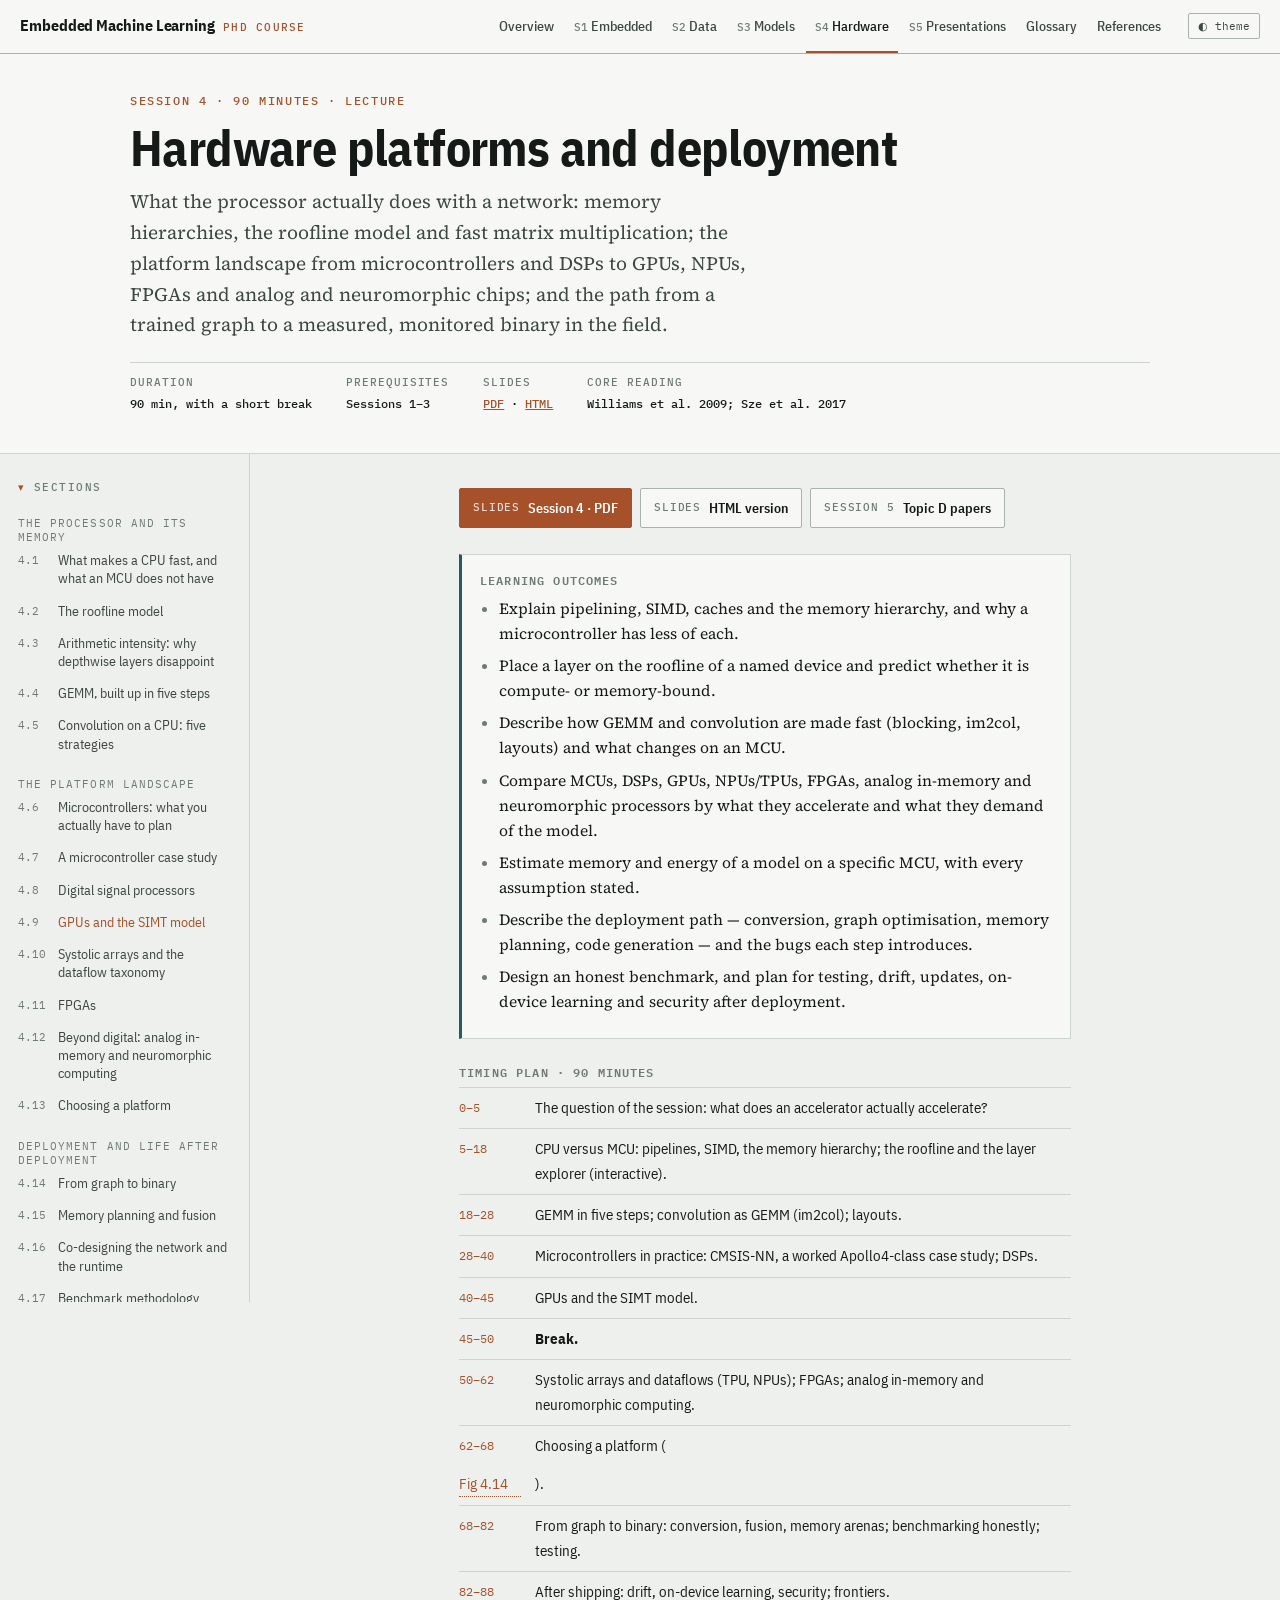
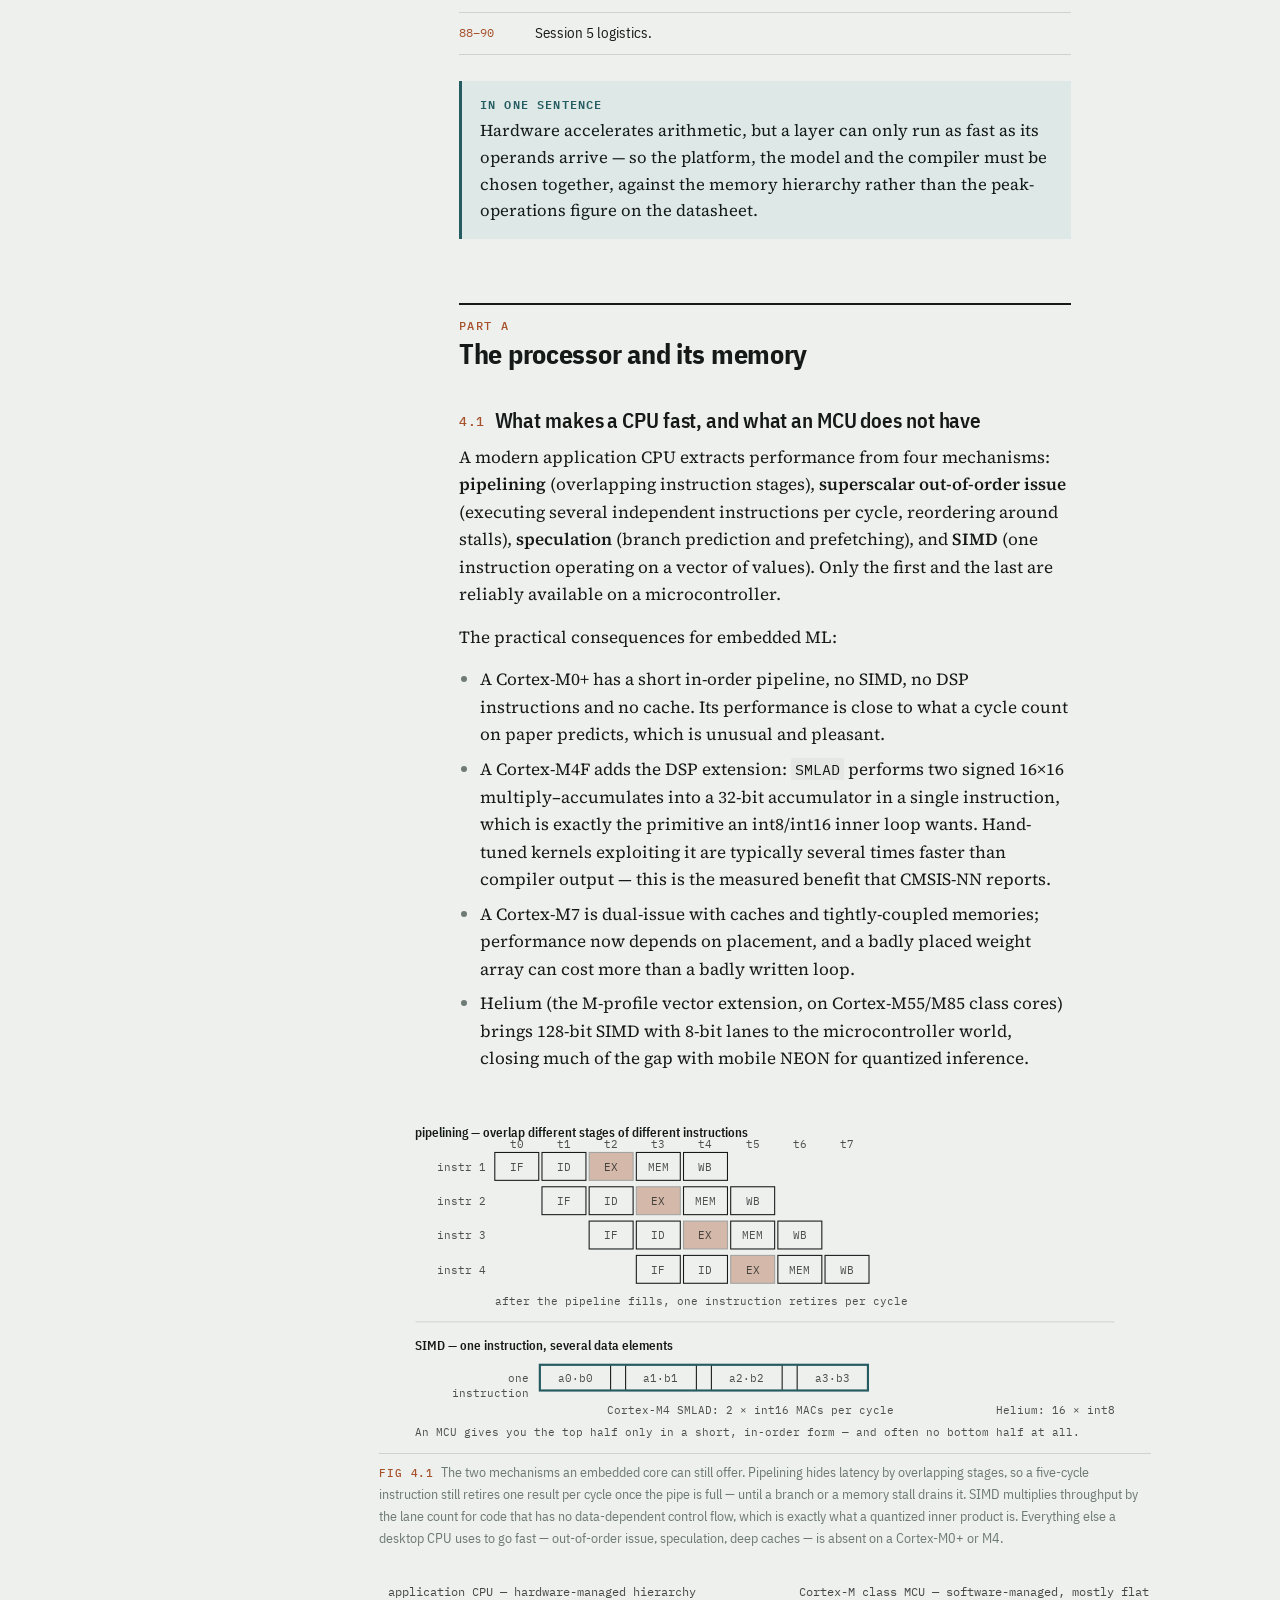
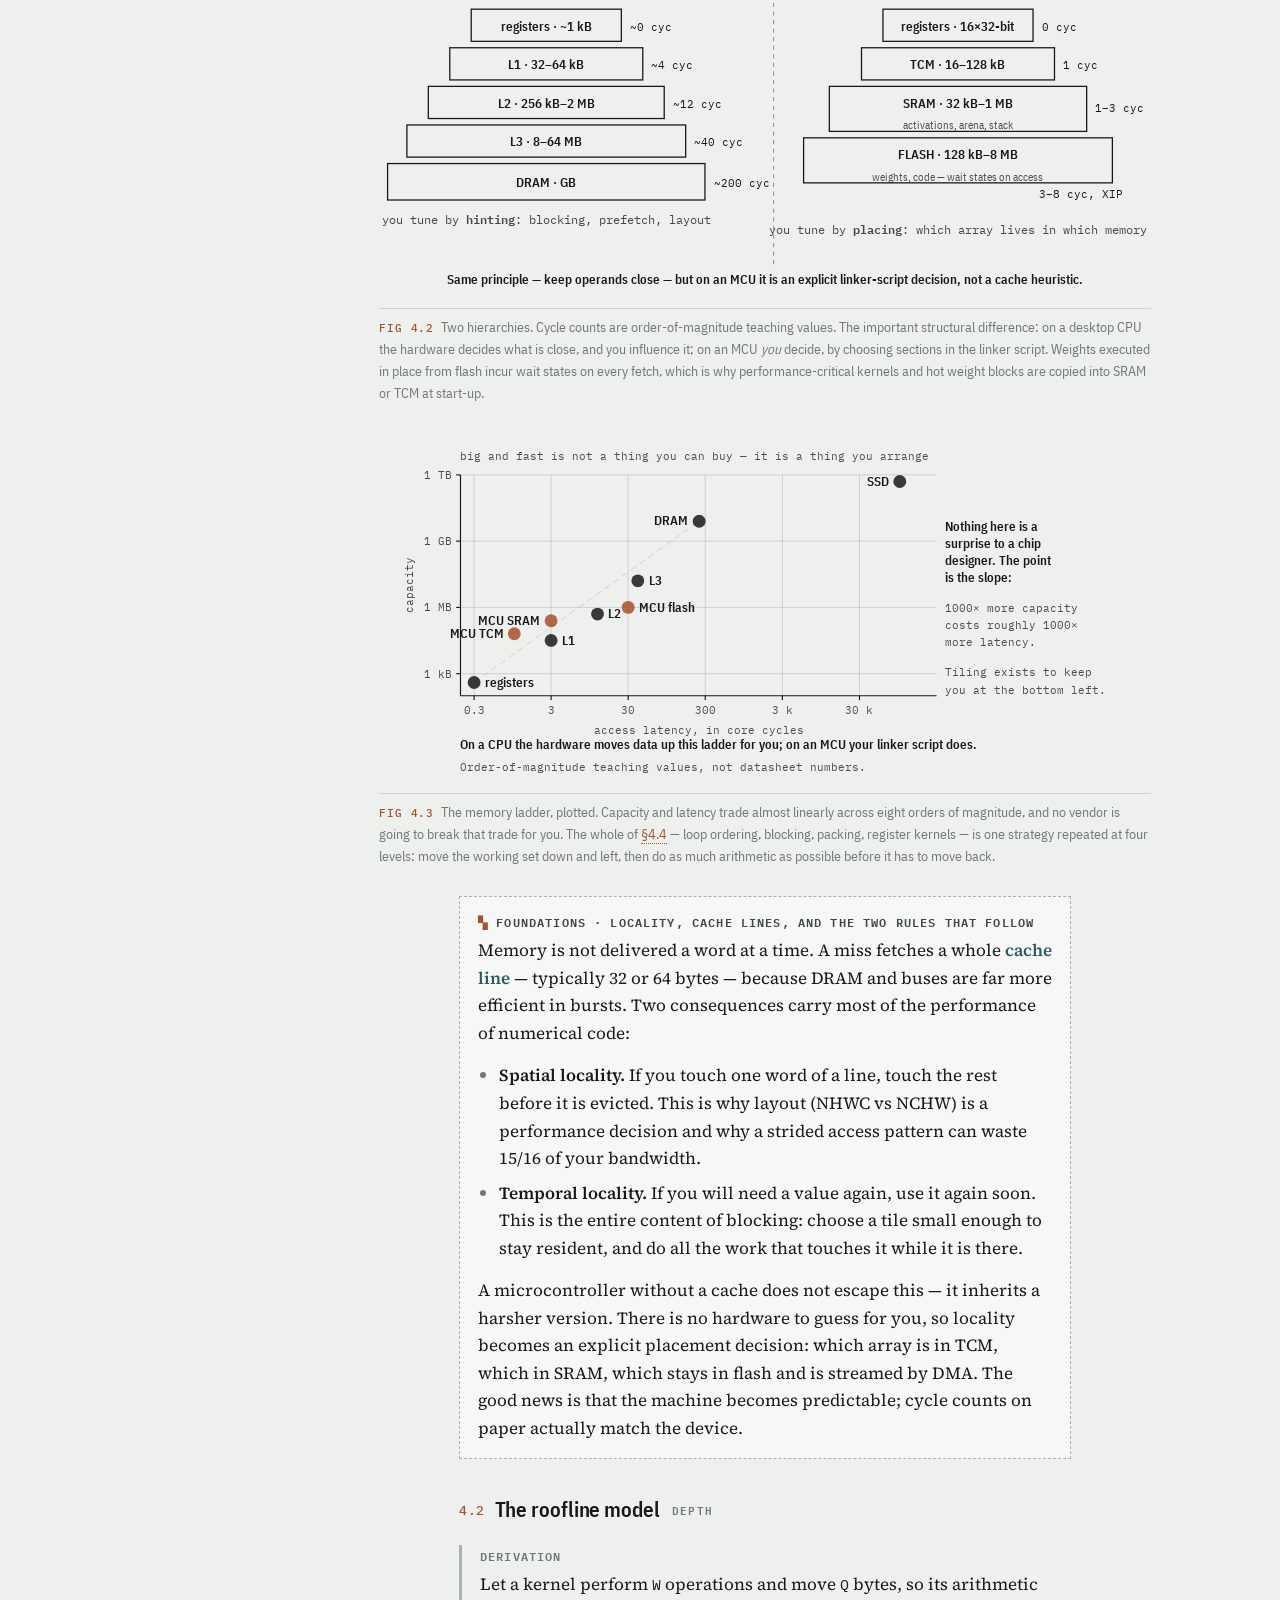
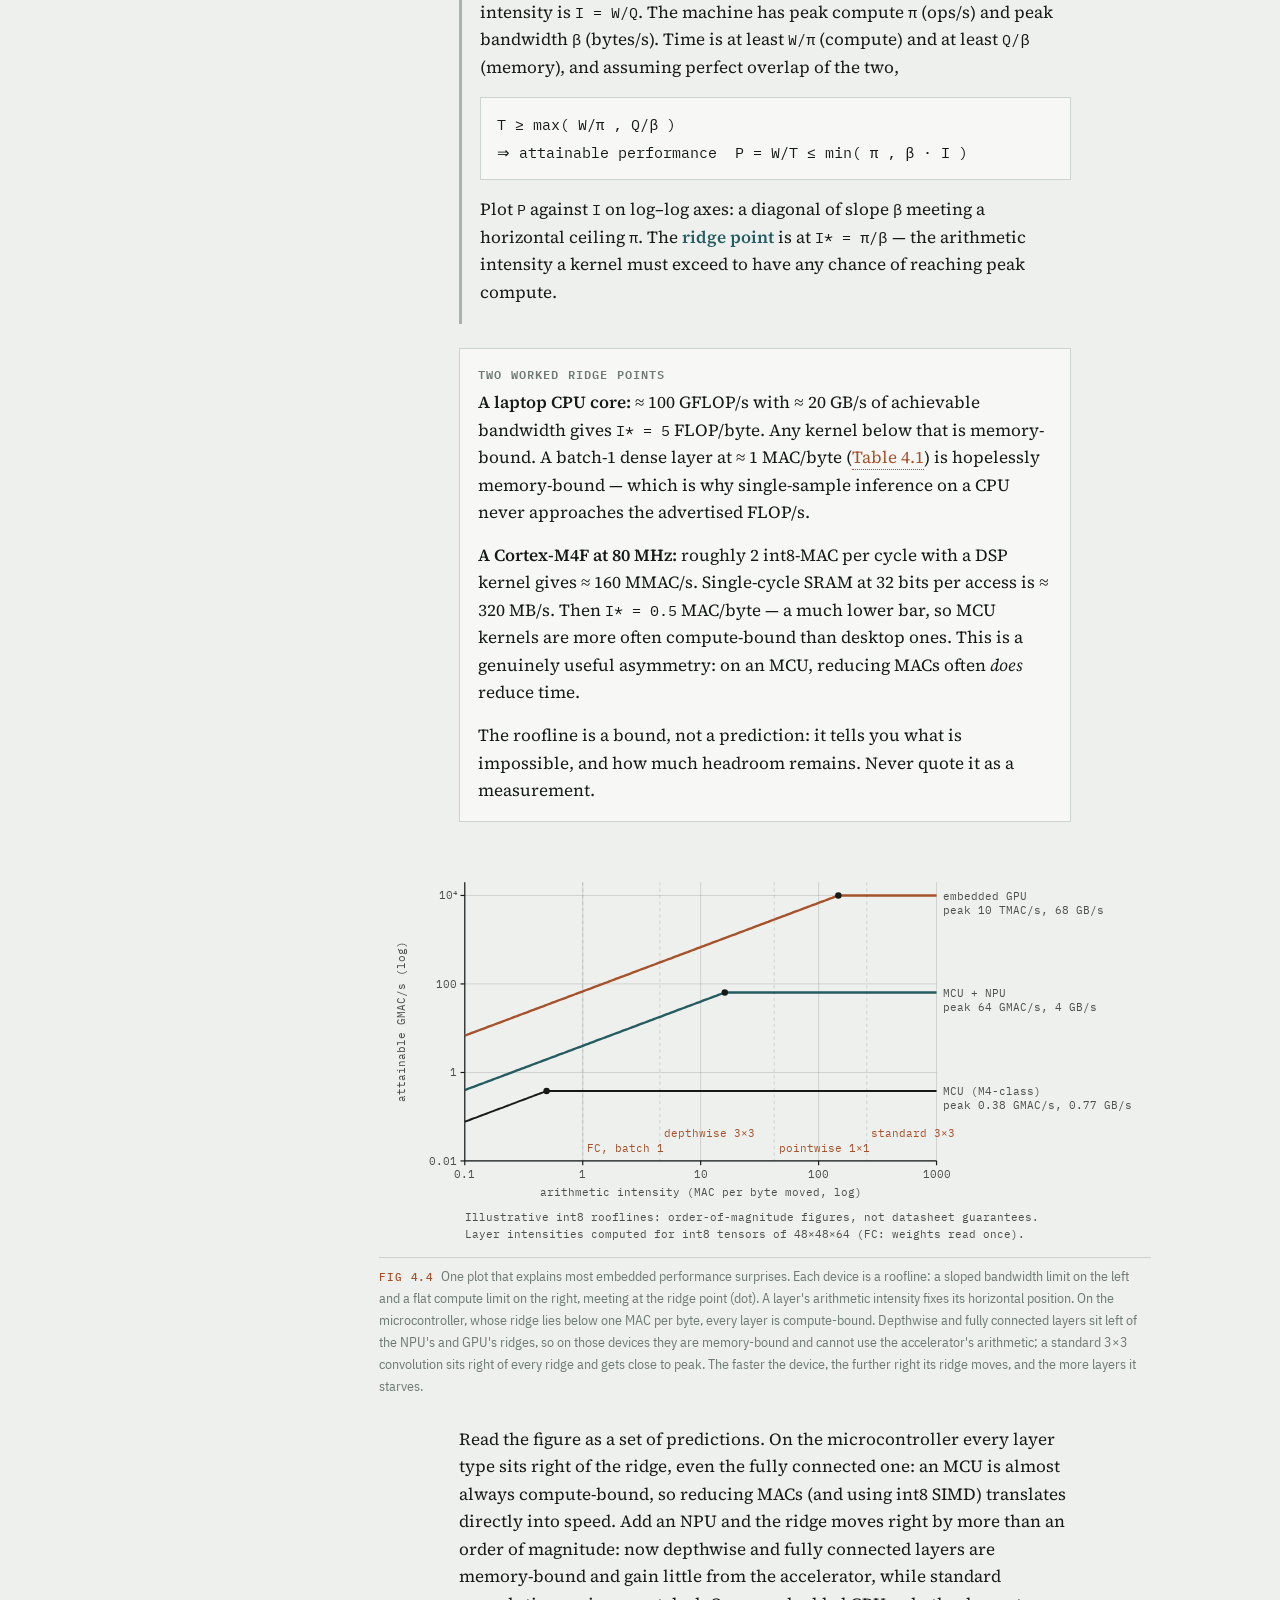
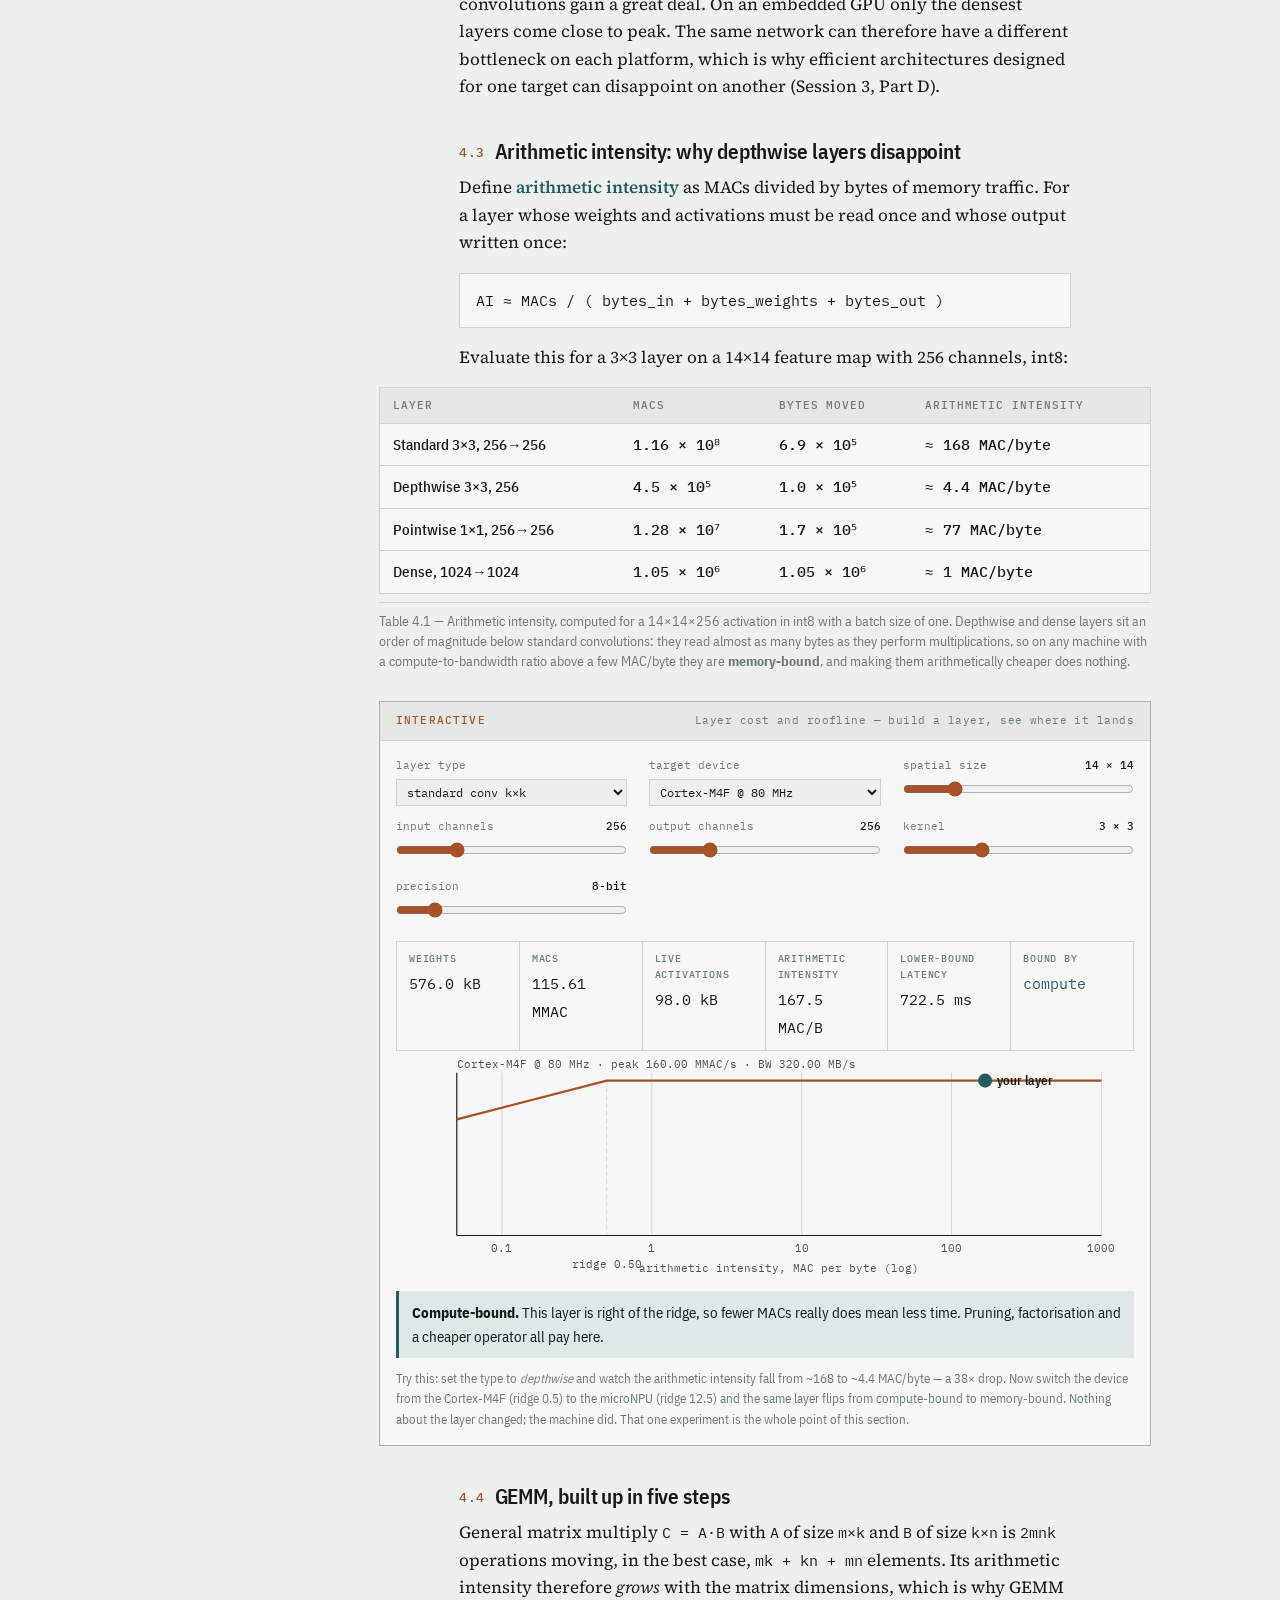
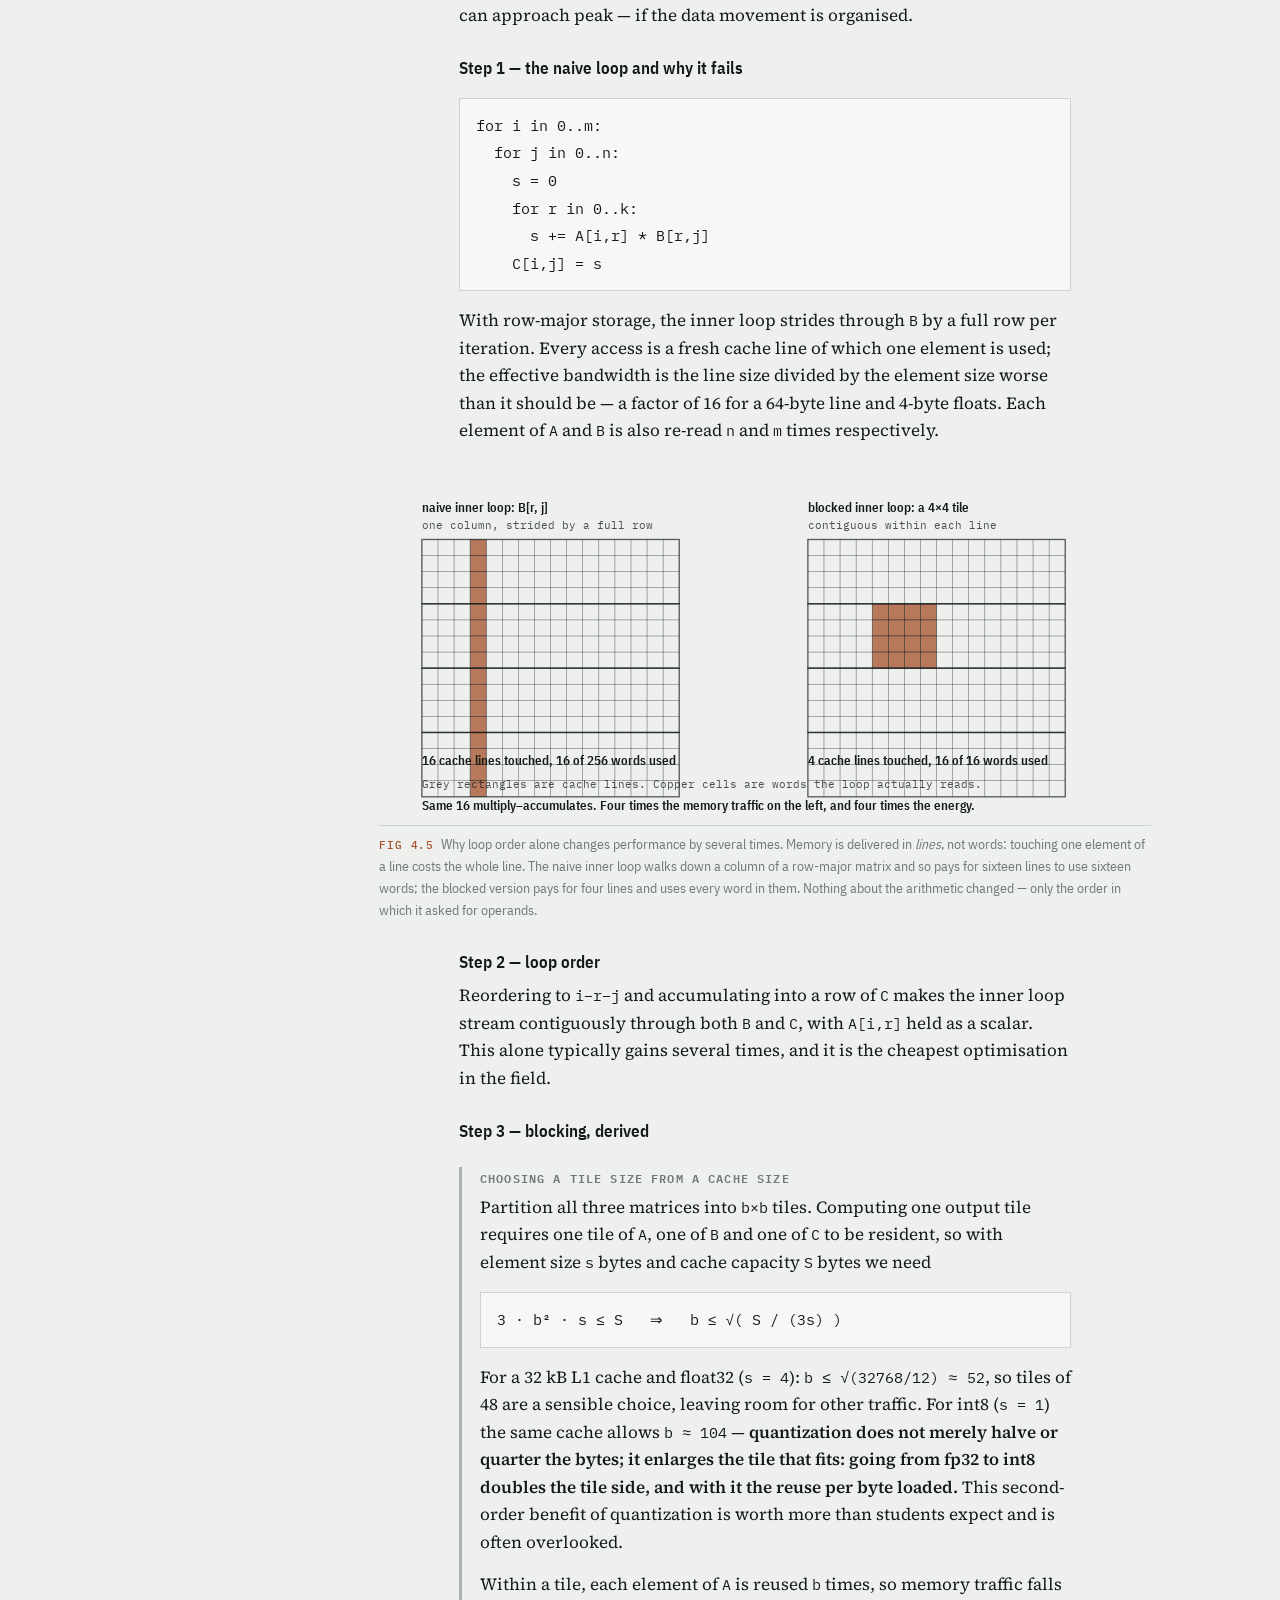
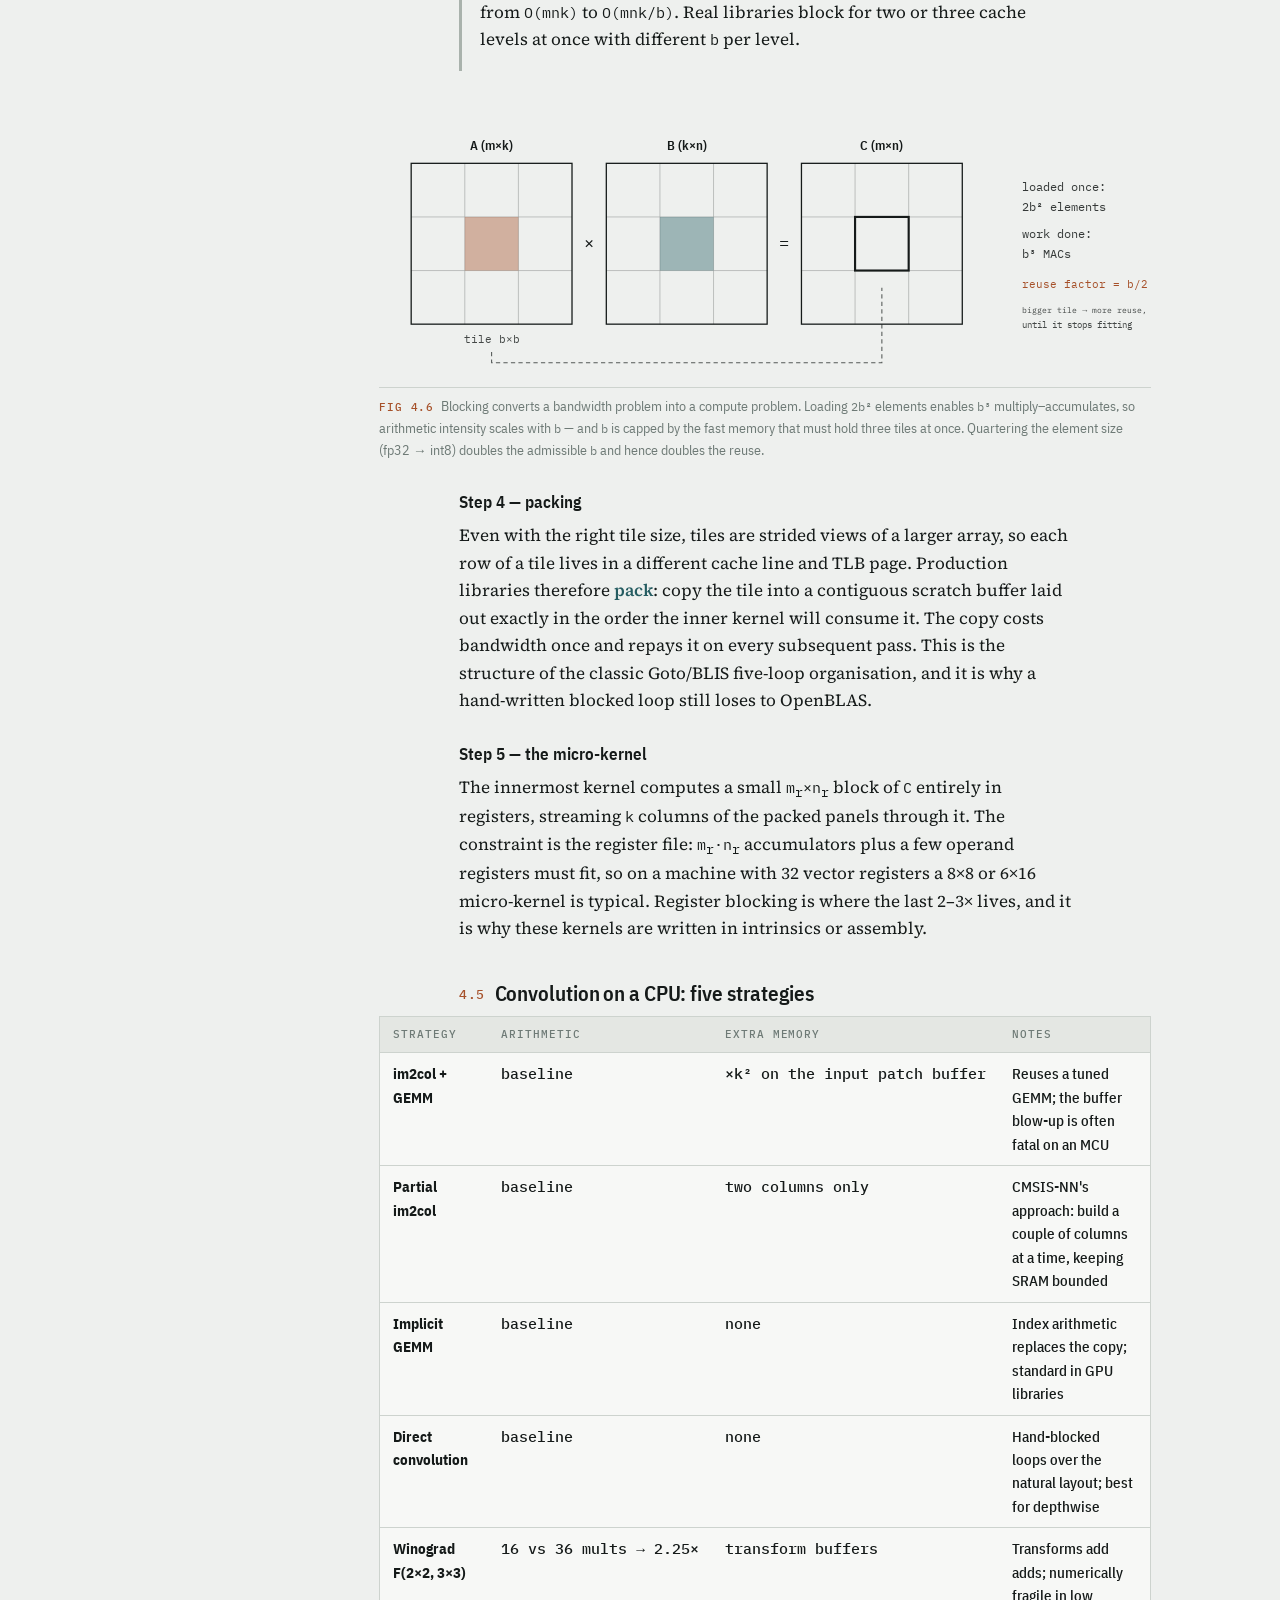
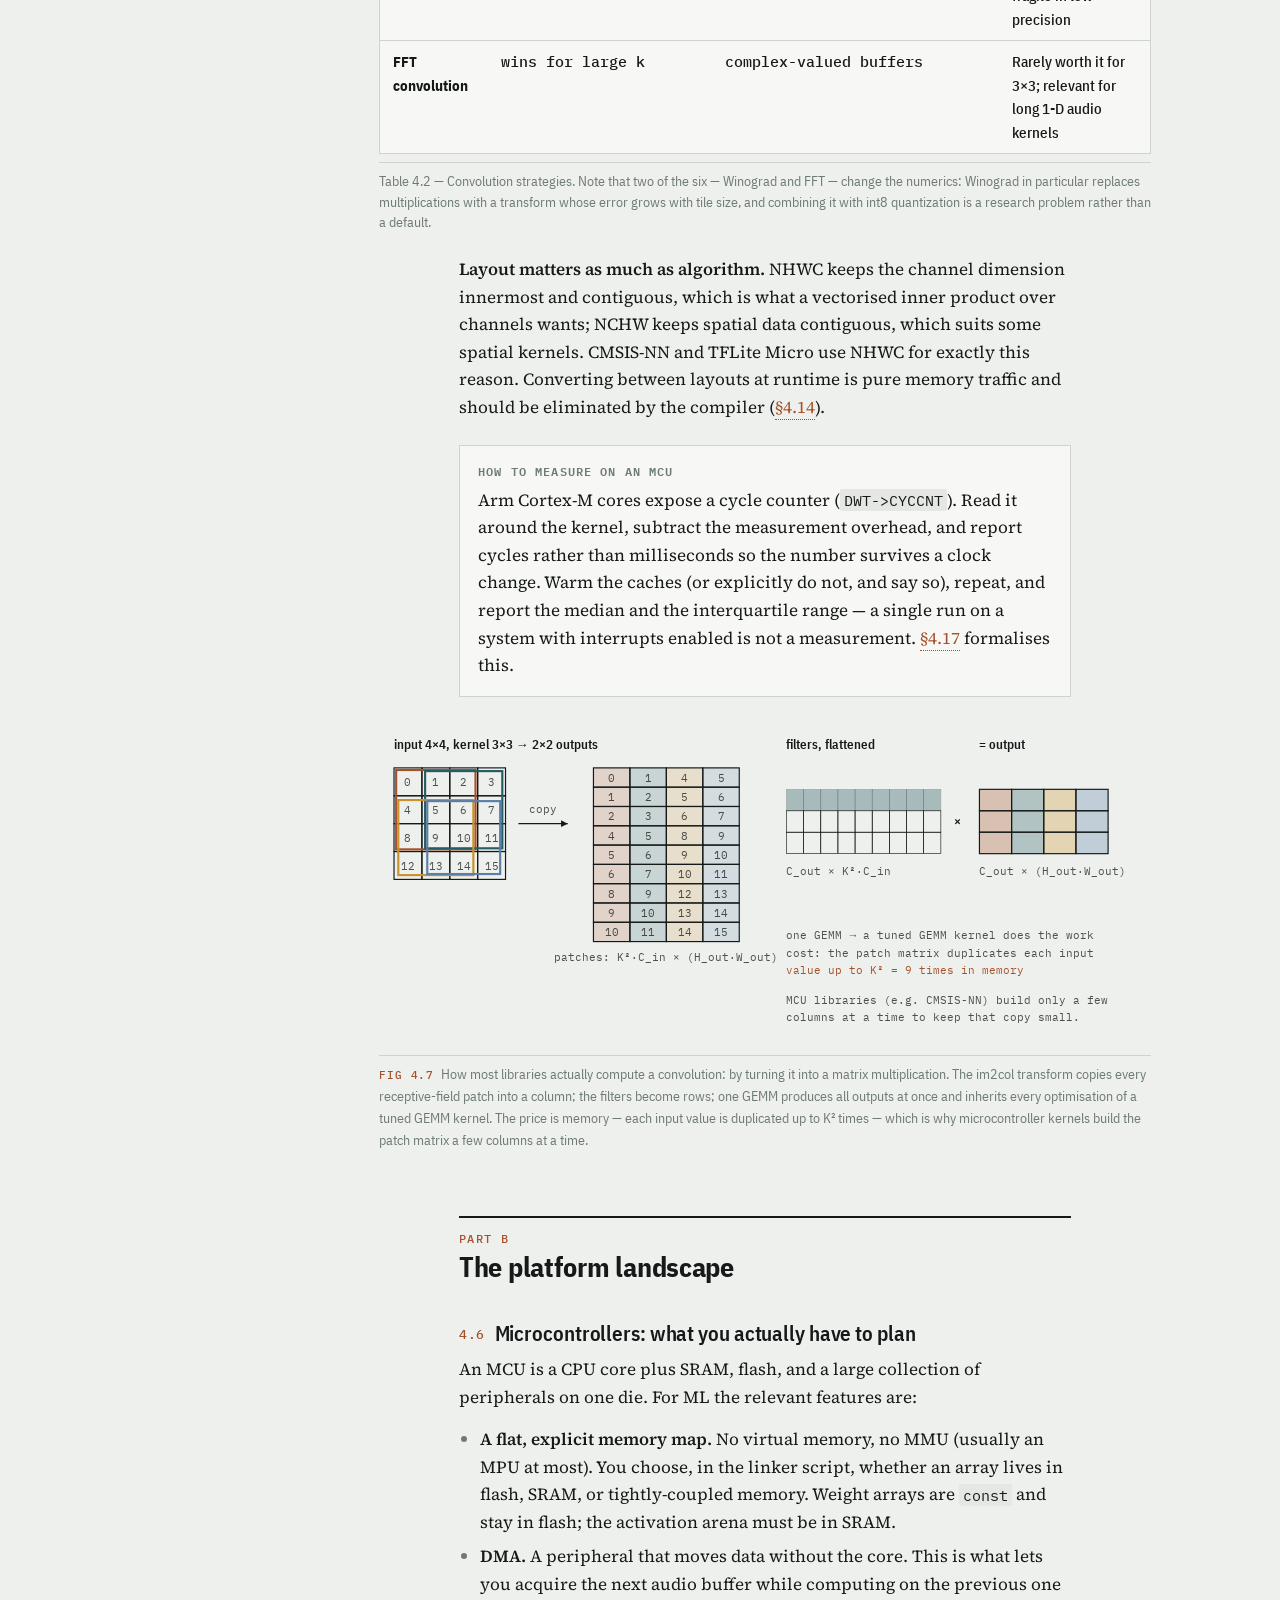
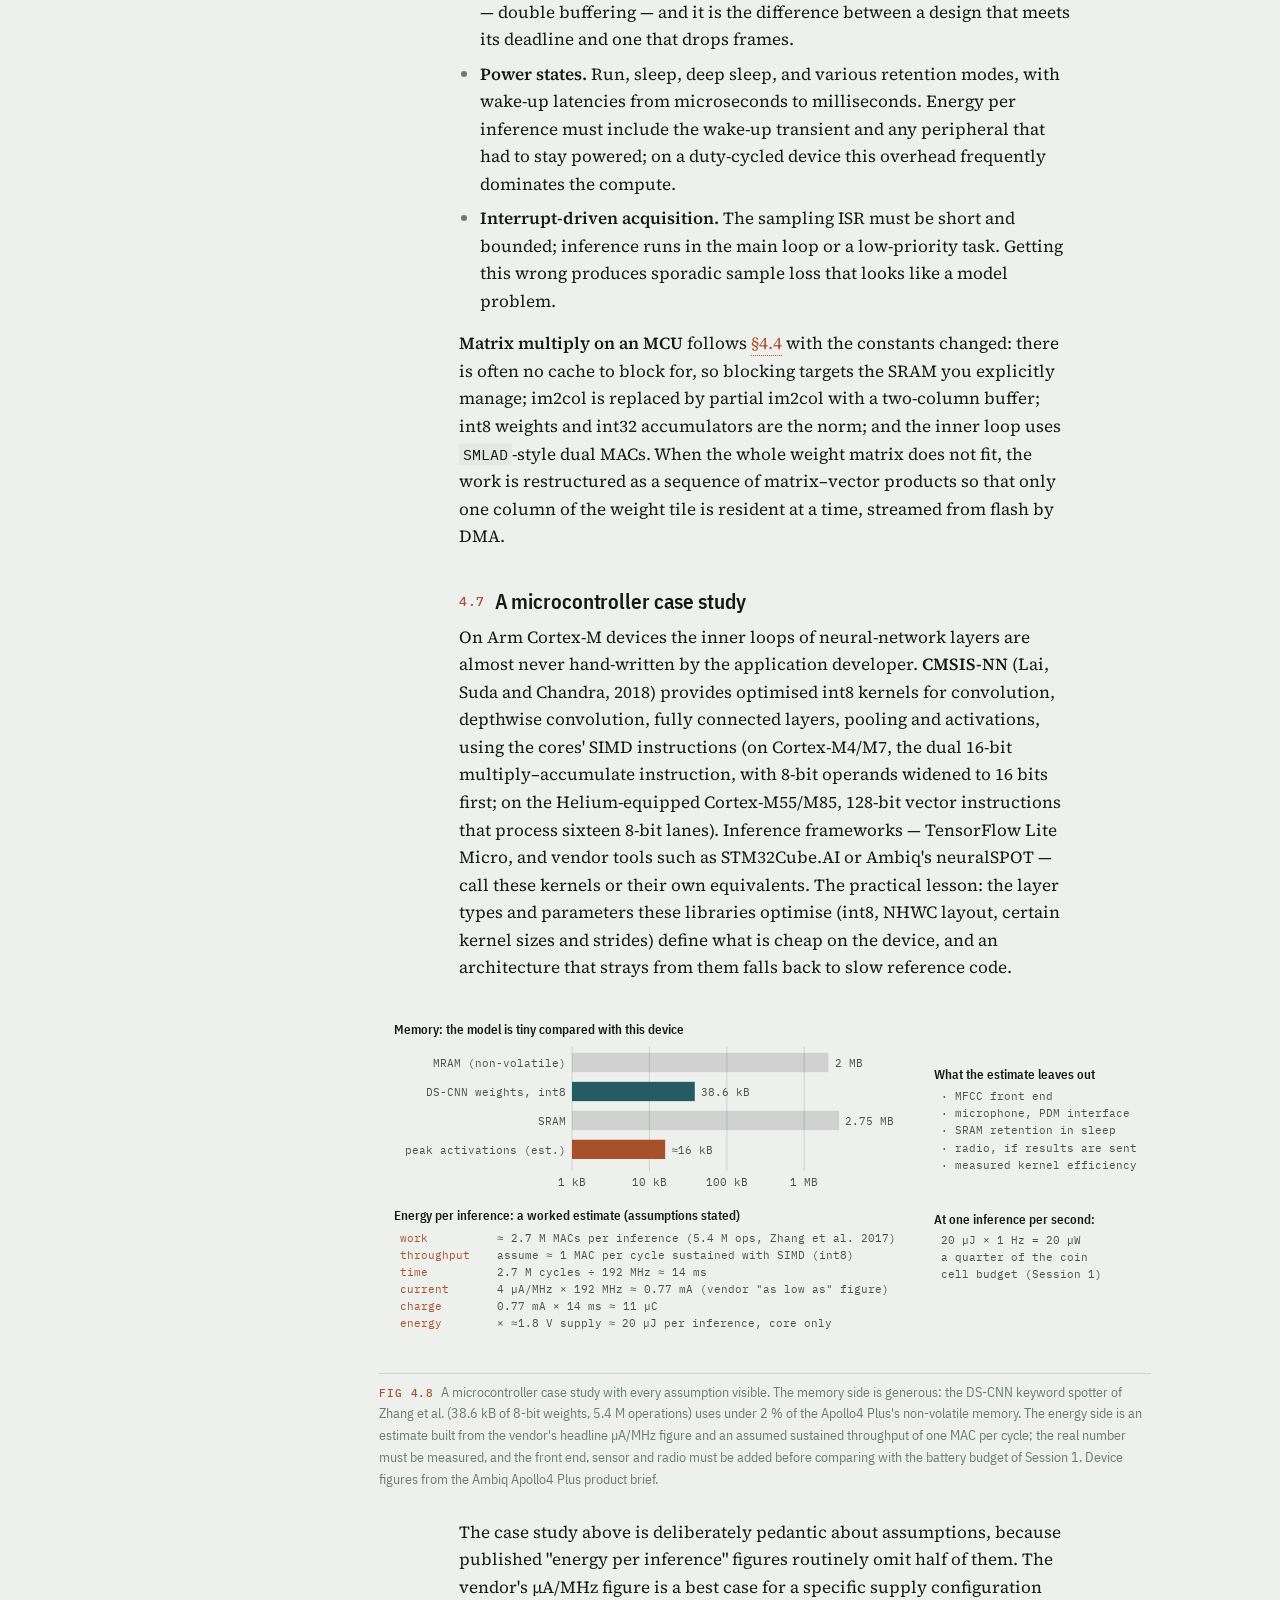
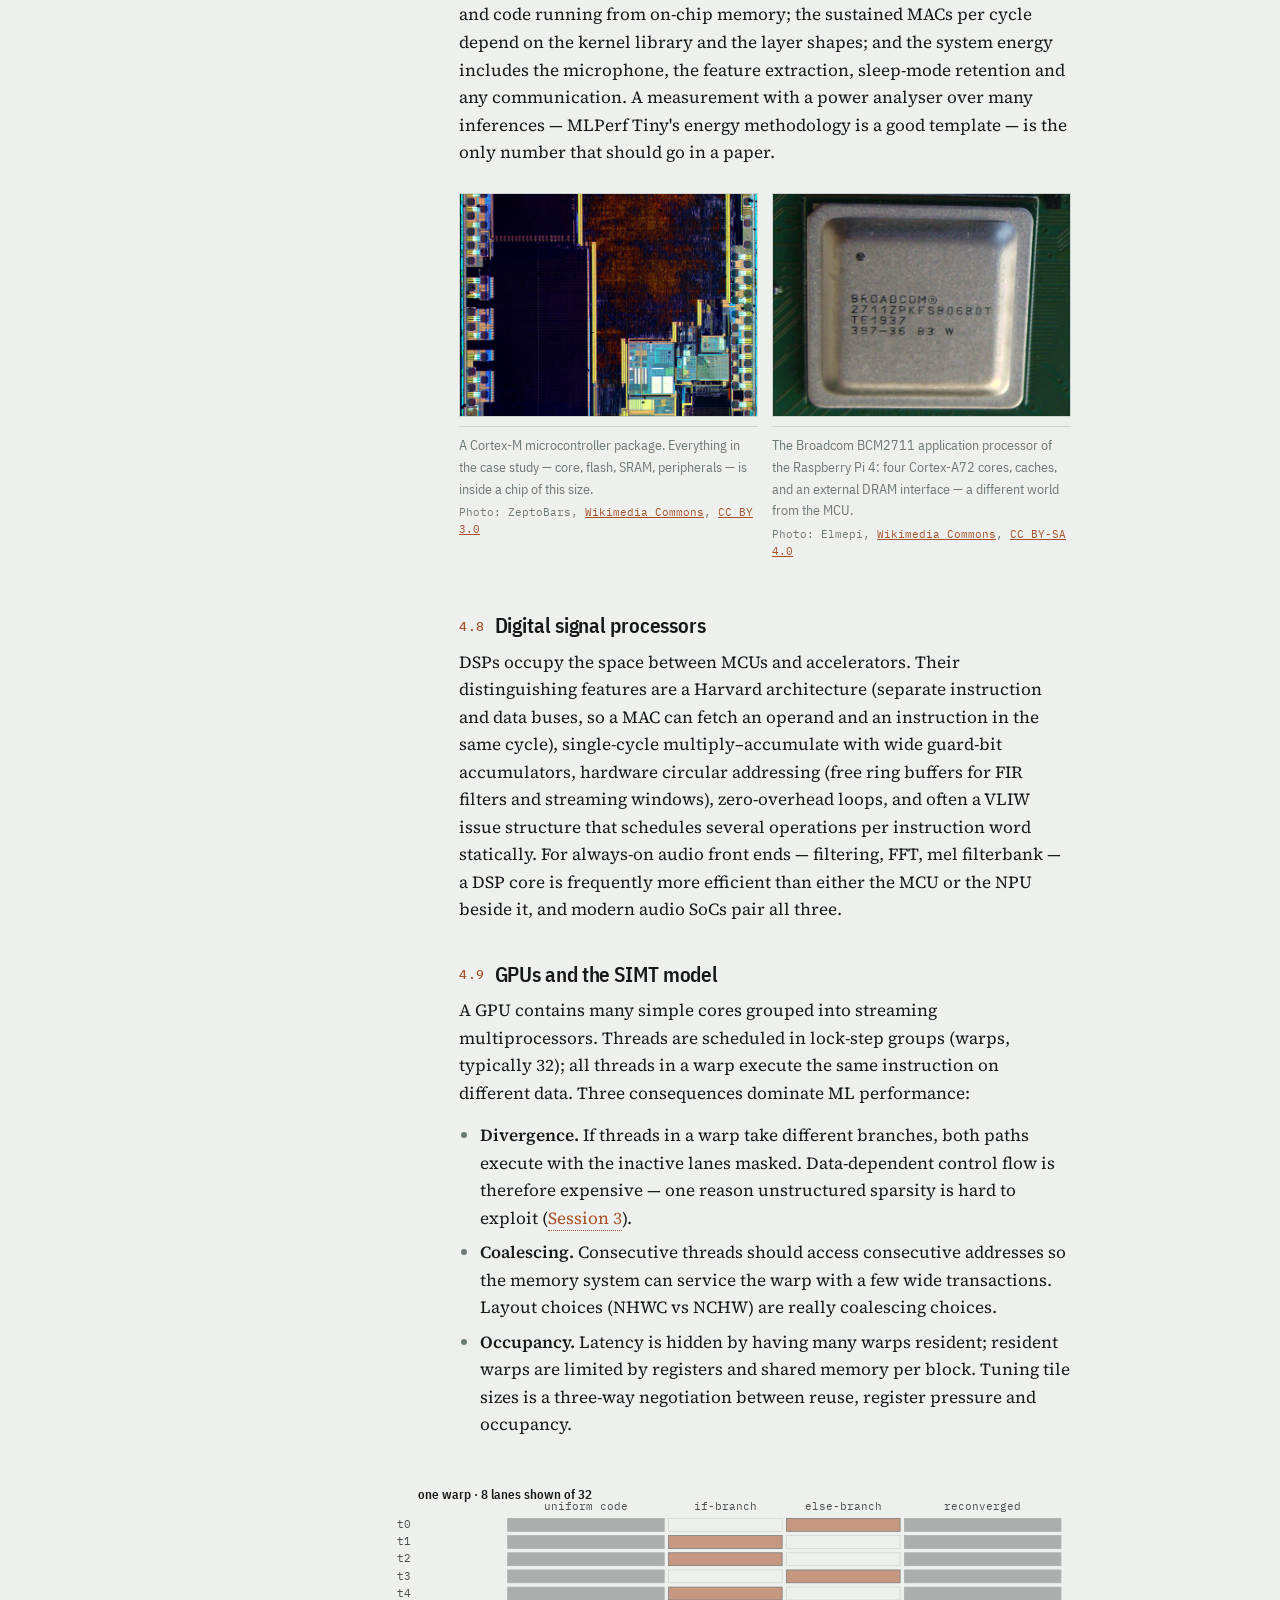
<file: session-4.html>
<!doctype html>
<html lang="en"><head><meta charset="utf-8"><meta name="viewport" content="width=device-width,initial-scale=1"><title>Session 4 — Hardware platforms and deployment · Embedded Machine Learning</title><meta name="description" content="What the processor actually does with a network: memory hierarchies, the roofline model and fast matrix multiplication; the platform landscape from microcontrollers and DSPs to GPUs, NPUs, FPGAs and analog and neuromorphic chips; and the path from a trained graph to a measured, monitored binary in t"><link rel="stylesheet" href="assets/css/site.css"><link rel="icon" href="assets/favicon.svg" type="image/svg+xml"><script>try{var t=localStorage.getItem("eml-theme");if(t)document.documentElement.setAttribute("data-theme",t)}catch(e){}</script></head><body><a class="skip" href="#content">Skip to content</a><header class="topbar"><div class="in"><a class="brand" href="index.html">Embedded Machine Learning<span>PhD course</span></a><button class="menubtn" aria-expanded="false" aria-controls="topnav">Menu</button><nav class="topnav" id="topnav" aria-label="Course"><a href="index.html">Overview</a><a href="session-1.html"><em>S1</em>Embedded</a><a href="session-2.html"><em>S2</em>Data</a><a href="session-3.html"><em>S3</em>Models</a><a href="session-4.html" aria-current="page"><em>S4</em>Hardware</a><a href="presentations.html"><em>S5</em>Presentations</a><a href="glossary.html">Glossary</a><a href="references.html">References</a></nav><button class="themebtn" type="button" aria-label="Toggle colour theme">◐<span class="tl"> theme</span></button></div></header><div class="pagehead"><div class="inner"><p class="eyebrow">Session 4 · 90 minutes · lecture</p><h1>Hardware platforms and deployment</h1><p class="sub">What the processor actually does with a network: memory hierarchies, the roofline model and fast matrix multiplication; the platform landscape from microcontrollers and DSPs to GPUs, NPUs, FPGAs and analog and neuromorphic chips; and the path from a trained graph to a measured, monitored binary in the field.</p><div class="specstrip"><div><b>Duration</b><span>90 min, with a short break</span></div><div><b>Prerequisites</b><span>Sessions 1–3</span></div><div><b>Slides</b><span><a href="slides/session-4.pdf">PDF</a> · <a href="slides/session-4.html">HTML</a></span></div><div><b>Core reading</b><span>Williams et al. 2009; Sze et al. 2017</span></div></div></div></div><div class="wrap"><nav class="toc" aria-label="On this page"><details open><summary>Sections</summary><ol class="sec"><li class="toc-part">The processor and its memory</li><li><a href="#sec-4-1"><em>4.1</em><span>What makes a CPU fast, and what an MCU does not have</span></a></li><li><a href="#sec-4-2"><em>4.2</em><span>The roofline model </span></a></li><li><a href="#sec-4-3"><em>4.3</em><span>Arithmetic intensity: why depthwise layers disappoint</span></a></li><li><a href="#sec-4-4"><em>4.4</em><span>GEMM, built up in five steps</span></a></li><li><a href="#sec-4-5"><em>4.5</em><span>Convolution on a CPU: five strategies</span></a></li><li class="toc-part">The platform landscape</li><li><a href="#sec-4-6"><em>4.6</em><span>Microcontrollers: what you actually have to plan</span></a></li><li><a href="#cmsis"><em>4.7</em><span>A microcontroller case study</span></a></li><li><a href="#sec-4-8"><em>4.8</em><span>Digital signal processors</span></a></li><li><a href="#sec-4-9"><em>4.9</em><span>GPUs and the SIMT model</span></a></li><li><a href="#sec-4-10"><em>4.10</em><span>Systolic arrays and the dataflow taxonomy </span></a></li><li><a href="#sec-4-11"><em>4.11</em><span>FPGAs</span></a></li><li><a href="#sec-4-12"><em>4.12</em><span>Beyond digital: analog in-memory and neuromorphic computing</span></a></li><li><a href="#sec-4-13"><em>4.13</em><span>Choosing a platform</span></a></li><li class="toc-part">Deployment and life after deployment</li><li><a href="#sec-4-14"><em>4.14</em><span>From graph to binary</span></a></li><li><a href="#sec-4-15"><em>4.15</em><span>Memory planning and fusion </span></a></li><li><a href="#codesign"><em>4.16</em><span>Co-designing the network and the runtime</span></a></li><li><a href="#sec-4-17"><em>4.17</em><span>Benchmark methodology </span></a></li><li><a href="#sec-4-18"><em>4.18</em><span>Testing an embedded model</span></a></li><li><a href="#sec-4-19"><em>4.19</em><span>After shipping: drift and updates</span></a></li><li><a href="#sec-4-20"><em>4.20</em><span>On-device learning</span></a></li><li><a href="#sec-4-21"><em>4.21</em><span>Security, privacy and robustness</span></a></li><li><a href="#sec-4-22"><em>4.22</em><span>Frontiers, stated honestly</span></a></li></ol></details></nav><main id="content"><div class="col">
<div class="reslinks">
  <a class="btn primary" href="slides/session-4.pdf"><b>Slides</b>Session 4 · PDF</a>
  <a class="btn" href="slides/session-4.html"><b>Slides</b>HTML version</a>
  <a class="btn" href="presentations.html#topic-d"><b>Session 5</b>Topic D papers</a>
</div>

<div class="meta">
<h5>Learning outcomes</h5>
<ul>
  <li>Explain pipelining, SIMD, caches and the memory hierarchy, and why a microcontroller has less of each.</li>
  <li>Place a layer on the roofline of a named device and predict whether it is compute- or memory-bound.</li>
  <li>Describe how GEMM and convolution are made fast (blocking, im2col, layouts) and what changes on an MCU.</li>
  <li>Compare MCUs, DSPs, GPUs, NPUs/TPUs, FPGAs, analog in-memory and neuromorphic processors by what they accelerate and what they demand of the model.</li>
  <li>Estimate memory and energy of a model on a specific MCU, with every assumption stated.</li>
  <li>Describe the deployment path — conversion, graph optimisation, memory planning, code generation — and the bugs each step introduces.</li>
  <li>Design an honest benchmark, and plan for testing, drift, updates, on-device learning and security after deployment.</li>
</ul>
</div>

<div class="timing">
<h5>Timing plan · 90 minutes</h5>
<ol>
  <li><span>0–5</span>The question of the session: what does an accelerator actually accelerate?</li>
  <li><span>5–18</span>CPU versus MCU: pipelines, SIMD, the memory hierarchy; the roofline and the layer explorer (interactive).</li>
  <li><span>18–28</span>GEMM in five steps; convolution as GEMM (im2col); layouts.</li>
  <li><span>28–40</span>Microcontrollers in practice: CMSIS-NN, a worked Apollo4-class case study; DSPs.</li>
  <li><span>40–45</span>GPUs and the SIMT model.</li>
  <li><span>45–50</span><b>Break.</b></li>
  <li><span>50–62</span>Systolic arrays and dataflows (TPU, NPUs); FPGAs; analog in-memory and neuromorphic computing.</li>
  <li><span>62–68</span>Choosing a platform (<a class="xref" href="#fig-platform_compare">Fig 4.14</a>).</li>
  <li><span>68–82</span>From graph to binary: conversion, fusion, memory arenas; benchmarking honestly; testing.</li>
  <li><span>82–88</span>After shipping: drift, on-device learning, security; frontiers.</li>
  <li><span>88–90</span>Session 5 logistics.</li>
</ol>
</div>

<div class="intu">
<h5>In one sentence</h5>
<p>Hardware accelerates arithmetic, but a layer can only run as fast as its operands arrive — so the platform, the model and the compiler must be chosen together, against the memory hierarchy rather than the peak-operations figure on the datasheet.</p>
</div>

<h2 class="part"><span>Part A</span>The processor and its memory</h2>

<h3 id="sec-4-1"><span class="sn">4.1</span>What makes a CPU fast, and what an MCU does not have</h3>
<p>A modern application CPU extracts performance from four mechanisms: <b>pipelining</b> (overlapping instruction stages), <b>superscalar out-of-order issue</b> (executing several independent instructions per cycle, reordering around stalls), <b>speculation</b> (branch prediction and prefetching), and <b>SIMD</b> (one instruction operating on a vector of values). Only the first and the last are reliably available on a microcontroller.</p>
<p>The practical consequences for embedded ML:</p>
<ul>
  <li>A Cortex-M0+ has a short in-order pipeline, no SIMD, no DSP instructions and no cache. Its performance is close to what a cycle count on paper predicts, which is unusual and pleasant.</li>
  <li>A Cortex-M4F adds the DSP extension: <code>SMLAD</code> performs two signed 16×16 multiply–accumulates into a 32-bit accumulator in a single instruction, which is exactly the primitive an int8/int16 inner loop wants. Hand-tuned kernels exploiting it are typically several times faster than compiler output — this is the measured benefit that CMSIS-NN reports.</li>
  <li>A Cortex-M7 is dual-issue with caches and tightly-coupled memories; performance now depends on placement, and a badly placed weight array can cost more than a badly written loop.</li>
  <li>Helium (the M-profile vector extension, on Cortex-M55/M85 class cores) brings 128-bit SIMD with 8-bit lanes to the microcontroller world, closing much of the gap with mobile NEON for quantized inference.</li>
</ul>
<figure id="fig-pipeline_simd"><div class="figscroll"><svg viewBox="0 0 720 320" role="img" aria-label="Top: a five-stage instruction pipeline overlapping four instructions so that one completes per cycle. Bottom: a single SIMD instruction operating on four lanes at once">
  <text x="34.0" y="34.0" class="lblb">pipelining — overlap different stages of different instructions</text>
  <rect x="108.0" y="48.0" width="41.0" height="26.0" fill="none" stroke="currentColor" stroke-width="1"/>
  <text x="128.5" y="65.0" class="lbl" text-anchor="middle">IF</text>
  <rect x="152.0" y="48.0" width="41.0" height="26.0" fill="none" stroke="currentColor" stroke-width="1"/>
  <text x="172.5" y="65.0" class="lbl" text-anchor="middle">ID</text>
  <rect x="196.0" y="48.0" width="41.0" height="26.0" class="accf" stroke="currentColor" stroke-width="1" opacity="0.35"/>
  <text x="216.5" y="65.0" class="lbl" text-anchor="middle">EX</text>
  <rect x="240.0" y="48.0" width="41.0" height="26.0" fill="none" stroke="currentColor" stroke-width="1"/>
  <text x="260.5" y="65.0" class="lbl" text-anchor="middle">MEM</text>
  <rect x="284.0" y="48.0" width="41.0" height="26.0" fill="none" stroke="currentColor" stroke-width="1"/>
  <text x="304.5" y="65.0" class="lbl" text-anchor="middle">WB</text>
  <text x="100.0" y="65.0" class="lbl" text-anchor="end">instr 1</text>
  <rect x="152.0" y="80.0" width="41.0" height="26.0" fill="none" stroke="currentColor" stroke-width="1"/>
  <text x="172.5" y="97.0" class="lbl" text-anchor="middle">IF</text>
  <rect x="196.0" y="80.0" width="41.0" height="26.0" fill="none" stroke="currentColor" stroke-width="1"/>
  <text x="216.5" y="97.0" class="lbl" text-anchor="middle">ID</text>
  <rect x="240.0" y="80.0" width="41.0" height="26.0" class="accf" stroke="currentColor" stroke-width="1" opacity="0.35"/>
  <text x="260.5" y="97.0" class="lbl" text-anchor="middle">EX</text>
  <rect x="284.0" y="80.0" width="41.0" height="26.0" fill="none" stroke="currentColor" stroke-width="1"/>
  <text x="304.5" y="97.0" class="lbl" text-anchor="middle">MEM</text>
  <rect x="328.0" y="80.0" width="41.0" height="26.0" fill="none" stroke="currentColor" stroke-width="1"/>
  <text x="348.5" y="97.0" class="lbl" text-anchor="middle">WB</text>
  <text x="100.0" y="97.0" class="lbl" text-anchor="end">instr 2</text>
  <rect x="196.0" y="112.0" width="41.0" height="26.0" fill="none" stroke="currentColor" stroke-width="1"/>
  <text x="216.5" y="129.0" class="lbl" text-anchor="middle">IF</text>
  <rect x="240.0" y="112.0" width="41.0" height="26.0" fill="none" stroke="currentColor" stroke-width="1"/>
  <text x="260.5" y="129.0" class="lbl" text-anchor="middle">ID</text>
  <rect x="284.0" y="112.0" width="41.0" height="26.0" class="accf" stroke="currentColor" stroke-width="1" opacity="0.35"/>
  <text x="304.5" y="129.0" class="lbl" text-anchor="middle">EX</text>
  <rect x="328.0" y="112.0" width="41.0" height="26.0" fill="none" stroke="currentColor" stroke-width="1"/>
  <text x="348.5" y="129.0" class="lbl" text-anchor="middle">MEM</text>
  <rect x="372.0" y="112.0" width="41.0" height="26.0" fill="none" stroke="currentColor" stroke-width="1"/>
  <text x="392.5" y="129.0" class="lbl" text-anchor="middle">WB</text>
  <text x="100.0" y="129.0" class="lbl" text-anchor="end">instr 3</text>
  <rect x="240.0" y="144.0" width="41.0" height="26.0" fill="none" stroke="currentColor" stroke-width="1"/>
  <text x="260.5" y="161.0" class="lbl" text-anchor="middle">IF</text>
  <rect x="284.0" y="144.0" width="41.0" height="26.0" fill="none" stroke="currentColor" stroke-width="1"/>
  <text x="304.5" y="161.0" class="lbl" text-anchor="middle">ID</text>
  <rect x="328.0" y="144.0" width="41.0" height="26.0" class="accf" stroke="currentColor" stroke-width="1" opacity="0.35"/>
  <text x="348.5" y="161.0" class="lbl" text-anchor="middle">EX</text>
  <rect x="372.0" y="144.0" width="41.0" height="26.0" fill="none" stroke="currentColor" stroke-width="1"/>
  <text x="392.5" y="161.0" class="lbl" text-anchor="middle">MEM</text>
  <rect x="416.0" y="144.0" width="41.0" height="26.0" fill="none" stroke="currentColor" stroke-width="1"/>
  <text x="436.5" y="161.0" class="lbl" text-anchor="middle">WB</text>
  <text x="100.0" y="161.0" class="lbl" text-anchor="end">instr 4</text>
  <text x="128.5" y="44.0" class="lbl" text-anchor="middle" opacity="0.6">t0</text>
  <text x="172.5" y="44.0" class="lbl" text-anchor="middle" opacity="0.6">t1</text>
  <text x="216.5" y="44.0" class="lbl" text-anchor="middle" opacity="0.6">t2</text>
  <text x="260.5" y="44.0" class="lbl" text-anchor="middle" opacity="0.6">t3</text>
  <text x="304.5" y="44.0" class="lbl" text-anchor="middle" opacity="0.6">t4</text>
  <text x="348.5" y="44.0" class="lbl" text-anchor="middle" opacity="0.6">t5</text>
  <text x="392.5" y="44.0" class="lbl" text-anchor="middle" opacity="0.6">t6</text>
  <text x="436.5" y="44.0" class="lbl" text-anchor="middle" opacity="0.6">t7</text>
  <text x="108.0" y="190.0" class="lbl" fill="var(--copper)">after the pipeline fills, one instruction retires per cycle</text>
  <line x1="34.0" y1="206.0" x2="686.0" y2="206.0" class="grid"/>
  <text x="34.0" y="232.0" class="lblb">SIMD — one instruction, several data elements</text>
  <rect x="150.0" y="246.0" width="66.0" height="24.0" fill="none" stroke="currentColor" stroke-width="1"/>
  <text x="183.0" y="262.0" class="lbl" text-anchor="middle">a0·b0</text>
  <rect x="230.0" y="246.0" width="66.0" height="24.0" fill="none" stroke="currentColor" stroke-width="1"/>
  <text x="263.0" y="262.0" class="lbl" text-anchor="middle">a1·b1</text>
  <rect x="310.0" y="246.0" width="66.0" height="24.0" fill="none" stroke="currentColor" stroke-width="1"/>
  <text x="343.0" y="262.0" class="lbl" text-anchor="middle">a2·b2</text>
  <rect x="390.0" y="246.0" width="66.0" height="24.0" fill="none" stroke="currentColor" stroke-width="1"/>
  <text x="423.0" y="262.0" class="lbl" text-anchor="middle">a3·b3</text>
  <rect x="150.0" y="246.0" width="306.0" height="24.0" fill="none" stroke="var(--teal)" stroke-width="2"/>
  <text x="140.0" y="262.0" class="lbl" text-anchor="end">one</text>
  <text x="140.0" y="276.0" class="lbl" text-anchor="end">instruction</text>
  <text x="480.0" y="292.0" class="lbl" text-anchor="end" fill="var(--teal)">Cortex-M4 SMLAD: 2 × int16 MACs per cycle</text>
  <text x="686.0" y="292.0" class="lbl" text-anchor="end" fill="var(--teal)">Helium: 16 × int8</text>
  <text x="34.0" y="312.0" class="lbl">An MCU gives you the top half only in a short, in-order form — and often no bottom half at all.</text>
</svg></div><figcaption><b>Fig 4.1</b>The two mechanisms an embedded core can still offer. Pipelining hides latency by overlapping stages, so a five-cycle instruction still retires one result per cycle once the pipe is full — until a branch or a memory stall drains it. SIMD multiplies throughput by the lane count for code that has no data-dependent control flow, which is exactly what a quantized inner product is. Everything else a desktop CPU uses to go fast — out-of-order issue, speculation, deep caches — is absent on a Cortex-M0+ or M4.</figcaption></figure>


<figure id="fig-mem_hier"><div class="figscroll"><svg viewBox="0 0 720 300" role="img" aria-label="Two memory hierarchies side by side: an application CPU with registers, L1, L2, L3 and DRAM, and a microcontroller with registers, tightly-coupled memory, SRAM and flash, each annotated with capacity and relative access cost">
  <g font-family="IBM Plex Sans Condensed, sans-serif" font-size="12" fill="currentColor">
    <text x="8" y="18" font-family="IBM Plex Mono, monospace" font-size="11" opacity="0.78">application CPU — hardware-managed hierarchy</text>
    <g stroke="currentColor" stroke-width="1.2" fill="none">
      <rect x="86" y="30" width="140" height="30"/><rect x="66" y="66" width="180" height="30"/>
      <rect x="46" y="102" width="220" height="30"/><rect x="26" y="138" width="260" height="30"/>
      <rect x="8" y="174" width="296" height="34"/>
    </g>
    <g text-anchor="middle" font-weight="600">
      <text x="156" y="50">registers · ~1 kB</text><text x="156" y="86">L1 · 32–64 kB</text>
      <text x="156" y="122">L2 · 256 kB–2 MB</text><text x="156" y="158">L3 · 8–64 MB</text>
      <text x="156" y="196">DRAM · GB</text>
    </g>
    <g font-family="IBM Plex Mono, monospace" font-size="10.5" class="accf" text-anchor="start">
      <text x="234" y="50">~0 cyc</text><text x="254" y="86">~4 cyc</text>
      <text x="274" y="122">~12 cyc</text><text x="294" y="158">~40 cyc</text>
      <text x="312" y="196">~200 cyc</text>
    </g>
    <text x="156" y="230" text-anchor="middle" font-family="IBM Plex Mono, monospace" opacity="0.78" font-size="10.87">you tune by <tspan font-weight="600">hinting</tspan>: blocking, prefetch, layout</text>

    <line x1="368" y1="24" x2="368" y2="272" stroke="currentColor" stroke-width="1" opacity="0.4" stroke-dasharray="4 4"/>

    <text x="392" y="18" font-family="IBM Plex Mono, monospace" opacity="0.78" font-size="10.76">Cortex-M class MCU — software-managed, mostly flat</text>
    <g stroke="currentColor" stroke-width="1.2" fill="none">
      <rect x="470" y="30" width="140" height="30"/><rect x="450" y="66" width="180" height="30"/>
      <rect x="420" y="102" width="240" height="42"/><rect x="396" y="150" width="288" height="42"/>
    </g>
    <g text-anchor="middle" font-weight="600">
      <text x="540" y="50">registers · 16×32-bit</text><text x="540" y="86">TCM · 16–128 kB</text>
      <text x="540" y="122">SRAM · 32 kB–1 MB</text><text x="540.0" y="142.0" font-size="10.5" font-weight="400" opacity="0.75">activations, arena, stack</text>
      <text x="540" y="170">FLASH · 128 kB–8 MB</text><text x="540.0" y="190.0" font-size="10.5" font-weight="400" opacity="0.75">weights, code — wait states on access</text>
    </g>
    <g font-family="IBM Plex Mono, monospace" font-size="10.5" class="accf">
      <text x="618" y="50">0 cyc</text><text x="638" y="86">1 cyc</text>
      <text x="668" y="126">1–3 cyc</text><text x="616" y="206">3–8 cyc, XIP</text>
    </g>
    <text x="540" y="240" text-anchor="middle" font-family="IBM Plex Mono, monospace" opacity="0.78" font-size="10.9">you tune by <tspan font-weight="600">placing</tspan>: which array lives in which memory</text>
    <text x="360" y="286" text-anchor="middle" font-family="IBM Plex Sans Condensed, sans-serif" font-size="12.5" font-weight="600">Same principle — keep operands close — but on an MCU it is an explicit linker-script decision, not a cache heuristic.</text>
  </g>
</svg></div><figcaption><b>Fig 4.2</b>Two hierarchies. Cycle counts are order-of-magnitude teaching values. The important structural difference: on a desktop CPU the hardware decides what is close, and you influence it; on an MCU <i>you</i> decide, by choosing sections in the linker script. Weights executed in place from flash incur wait states on every fetch, which is why performance-critical kernels and hot weight blocks are copied into SRAM or TCM at start-up.</figcaption></figure>
<figure id="fig-mem_latency"><div class="figscroll"><svg viewBox="0 0 720 328" role="img" aria-label="Log-log scatter of memory capacity against access latency for registers, caches, DRAM and flash on both an application processor and a microcontroller, showing a straight-line trade over eight orders of magnitude">
  <line x1="76.0" y1="246.0" x2="520.0" y2="246.0" class="ax"/>
  <line x1="76.0" y1="40.0" x2="76.0" y2="246.0" class="ax"/>
  <line x1="88.7" y1="40.0" x2="88.7" y2="246.0" class="grid"/>
  <line x1="88.7" y1="246.0" x2="88.7" y2="250.0" class="ax"/>
  <text x="88.7" y="263.0" class="lbl" text-anchor="middle">0.3</text>
  <line x1="160.5" y1="40.0" x2="160.5" y2="246.0" class="grid"/>
  <line x1="160.5" y1="246.0" x2="160.5" y2="250.0" class="ax"/>
  <text x="160.5" y="263.0" class="lbl" text-anchor="middle">3</text>
  <line x1="232.4" y1="40.0" x2="232.4" y2="246.0" class="grid"/>
  <line x1="232.4" y1="246.0" x2="232.4" y2="250.0" class="ax"/>
  <text x="232.4" y="263.0" class="lbl" text-anchor="middle">30</text>
  <line x1="304.3" y1="40.0" x2="304.3" y2="246.0" class="grid"/>
  <line x1="304.3" y1="246.0" x2="304.3" y2="250.0" class="ax"/>
  <text x="304.3" y="263.0" class="lbl" text-anchor="middle">300</text>
  <line x1="376.2" y1="40.0" x2="376.2" y2="246.0" class="grid"/>
  <line x1="376.2" y1="246.0" x2="376.2" y2="250.0" class="ax"/>
  <text x="376.2" y="263.0" class="lbl" text-anchor="middle">3 k</text>
  <line x1="448.1" y1="40.0" x2="448.1" y2="246.0" class="grid"/>
  <line x1="448.1" y1="246.0" x2="448.1" y2="250.0" class="ax"/>
  <text x="448.1" y="263.0" class="lbl" text-anchor="middle">30 k</text>
  <line x1="76.0" y1="225.4" x2="520.0" y2="225.4" class="grid"/>
  <line x1="72.0" y1="225.4" x2="76.0" y2="225.4" class="ax"/>
  <text x="68.0" y="229.0" class="lbl" text-anchor="end">1 kB</text>
  <line x1="76.0" y1="163.6" x2="520.0" y2="163.6" class="grid"/>
  <line x1="72.0" y1="163.6" x2="76.0" y2="163.6" class="ax"/>
  <text x="68.0" y="167.2" class="lbl" text-anchor="end">1 MB</text>
  <line x1="76.0" y1="101.8" x2="520.0" y2="101.8" class="grid"/>
  <line x1="72.0" y1="101.8" x2="76.0" y2="101.8" class="ax"/>
  <text x="68.0" y="105.4" class="lbl" text-anchor="end">1 GB</text>
  <line x1="76.0" y1="40.0" x2="520.0" y2="40.0" class="grid"/>
  <line x1="72.0" y1="40.0" x2="76.0" y2="40.0" class="ax"/>
  <text x="68.0" y="43.6" class="lbl" text-anchor="end">1 TB</text>
  <circle cx="88.7" cy="233.6" r="6.0" fill="currentColor" opacity="0.85"/>
  <text x="98.7" y="237.6" class="lblb">registers</text>
  <circle cx="160.5" cy="194.4" r="6.0" fill="currentColor" opacity="0.85"/>
  <text x="170.5" y="198.4" class="lblb">L1</text>
  <circle cx="203.8" cy="169.8" r="6.0" fill="currentColor" opacity="0.85"/>
  <text x="213.8" y="173.8" class="lblb">L2</text>
  <circle cx="241.4" cy="138.8" r="6.0" fill="currentColor" opacity="0.85"/>
  <text x="251.4" y="142.8" class="lblb">L3</text>
  <circle cx="298.6" cy="83.2" r="6.0" fill="currentColor" opacity="0.85"/>
  <text x="288.6" y="87.2" class="lblb" text-anchor="end">DRAM</text>
  <circle cx="485.7" cy="46.2" r="6.0" fill="currentColor" opacity="0.85"/>
  <text x="475.7" y="50.2" class="lblb" text-anchor="end">SSD</text>
  <circle cx="126.2" cy="188.2" r="6.0" class="accf" opacity="0.85"/>
  <text x="116.2" y="192.2" class="lblb" text-anchor="end" fill="var(--copper)">MCU TCM</text>
  <circle cx="160.5" cy="176.0" r="6.0" class="accf" opacity="0.85"/>
  <text x="150.5" y="180.0" class="lblb" text-anchor="end" fill="var(--copper)">MCU SRAM</text>
  <circle cx="232.4" cy="163.6" r="6.0" class="accf" opacity="0.85"/>
  <text x="242.4" y="167.6" class="lblb" fill="var(--copper)">MCU flash</text>
  <path d="M88.7 233.6 L298.6 83.2" class="grid" stroke-width="1.6" stroke-dasharray="6 4"/>
  <text x="298.0" y="282.0" class="lbl" text-anchor="middle">access latency, in core cycles</text>
  <text x="32.0" y="143.0" class="lbl" text-anchor="middle" transform="rotate(-90 32.0 143.0)">capacity</text>
  <text x="76.0" y="26.0" class="lbl">big and fast is not a thing you can buy — it is a thing you arrange</text>
  <text x="528.0" y="92.0" class="lblb">Nothing here is a</text>
  <text x="528.0" y="108.0" class="lblb">surprise to a chip</text>
  <text x="528.0" y="124.0" class="lblb">designer. The point</text>
  <text x="528.0" y="140.0" class="lblb">is the slope:</text>
  <text x="528.0" y="168.0" class="lbl">1000× more capacity</text>
  <text x="528.0" y="184.0" class="lbl">costs roughly 1000×</text>
  <text x="528.0" y="200.0" class="lbl">more latency.</text>
  <text x="528.0" y="228.0" class="lbl" fill="var(--copper)">Tiling exists to keep</text>
  <text x="528.0" y="244.0" class="lbl" fill="var(--copper)">you at the bottom left.</text>
  <text x="76.0" y="296.0" class="lblb">On a CPU the hardware moves data up this ladder for you; on an MCU your linker script does.</text>
  <text x="76.0" y="316.0" class="lbl">Order-of-magnitude teaching values, not datasheet numbers.</text>
</svg></div><figcaption><b>Fig 4.3</b>The memory ladder, plotted. Capacity and latency trade almost linearly across eight orders of magnitude, and no vendor is going to break that trade for you. The whole of <a class="xref" href="#sec-4-4">§4.4</a> — loop ordering, blocking, packing, register kernels — is one strategy repeated at four levels: move the working set down and left, then do as much arithmetic as possible before it has to move back.</figcaption></figure>

<div class="found">
<h5>Foundations · locality, cache lines, and the two rules that follow</h5>
<p>Memory is not delivered a word at a time. A miss fetches a whole <em class="term">cache line</em> — typically 32 or 64 bytes — because DRAM and buses are far more efficient in bursts. Two consequences carry most of the performance of numerical code:</p>
<ul>
  <li><b>Spatial locality.</b> If you touch one word of a line, touch the rest before it is evicted. This is why layout (NHWC vs NCHW) is a performance decision and why a strided access pattern can waste 15/16 of your bandwidth.</li>
  <li><b>Temporal locality.</b> If you will need a value again, use it again soon. This is the entire content of blocking: choose a tile small enough to stay resident, and do all the work that touches it while it is there.</li>
</ul>
<p>A microcontroller without a cache does not escape this — it inherits a harsher version. There is no hardware to guess for you, so locality becomes an explicit placement decision: which array is in TCM, which in SRAM, which stays in flash and is streamed by DMA. The good news is that the machine becomes predictable; cycle counts on paper actually match the device.</p>
</div>




<h3 id="sec-4-2"><span class="sn">4.2</span>The roofline model <span class="kicker">depth</span></h3>
<div class="derive">
<h5>Derivation</h5>
<p>Let a kernel perform <span class="eqn">W</span> operations and move <span class="eqn">Q</span> bytes, so its arithmetic intensity is <span class="eqn">I = W/Q</span>. The machine has peak compute <span class="eqn">π</span> (ops/s) and peak bandwidth <span class="eqn">β</span> (bytes/s). Time is at least <span class="eqn">W/π</span> (compute) and at least <span class="eqn">Q/β</span> (memory), and assuming perfect overlap of the two,</p>
<div class="eq">T ≥ max( W/π , Q/β )
⇒ attainable performance  P = W/T ≤ min( π , β · I )</div>
<p>Plot <span class="eqn">P</span> against <span class="eqn">I</span> on log–log axes: a diagonal of slope <span class="eqn">β</span> meeting a horizontal ceiling <span class="eqn">π</span>. The <em class="term">ridge point</em> is at <span class="eqn">I* = π/β</span> — the arithmetic intensity a kernel must exceed to have any chance of reaching peak compute.</p>
</div>
<div class="box">
<h5>Two worked ridge points</h5>
<p><b>A laptop CPU core:</b> ≈ 100 GFLOP/s with ≈ 20 GB/s of achievable bandwidth gives <span class="eqn">I* = 5</span> FLOP/byte. Any kernel below that is memory-bound. A batch-1 dense layer at ≈ 1 MAC/byte (<a class="xref" href="#tab-T5-2">Table 4.1</a>) is hopelessly memory-bound — which is why single-sample inference on a CPU never approaches the advertised FLOP/s.</p>
<p><b>A Cortex-M4F at 80 MHz:</b> roughly 2 int8-MAC per cycle with a DSP kernel gives ≈ 160 MMAC/s. Single-cycle SRAM at 32 bits per access is ≈ 320 MB/s. Then <span class="eqn">I* = 0.5</span> MAC/byte — a much lower bar, so MCU kernels are more often compute-bound than desktop ones. This is a genuinely useful asymmetry: on an MCU, reducing MACs often <i>does</i> reduce time.</p>
<p>The roofline is a bound, not a prediction: it tells you what is impossible, and how much headroom remains. Never quote it as a measurement.</p>
</div>



<figure id="fig-roofline_full"><div class="figscroll"><svg viewBox="0 0 720 372" role="img" aria-label="Log-log roofline plot for three illustrative devices — a Cortex-M4 class microcontroller, a microcontroller with an Ethos-U55 class NPU, and a Jetson Orin Nano class embedded GPU — with four layer types placed by arithmetic intensity: fully connected at batch one, depthwise convolution, pointwise convolution and a standard three by three convolution">
  <line x1="80.0" y1="290.0" x2="520.0" y2="290.0" class="ax"/>
  <line x1="80.0" y1="30.0" x2="80.0" y2="290.0" class="ax"/>
  <line x1="80.0" y1="30.0" x2="80.0" y2="290.0" class="grid"/>
  <line x1="80.0" y1="290.0" x2="80.0" y2="294.0" class="ax"/>
  <text x="80.0" y="306.0" class="lbl" text-anchor="middle">0.1</text>
  <line x1="190.0" y1="30.0" x2="190.0" y2="290.0" class="grid"/>
  <line x1="190.0" y1="290.0" x2="190.0" y2="294.0" class="ax"/>
  <text x="190.0" y="306.0" class="lbl" text-anchor="middle">1</text>
  <line x1="300.0" y1="30.0" x2="300.0" y2="290.0" class="grid"/>
  <line x1="300.0" y1="290.0" x2="300.0" y2="294.0" class="ax"/>
  <text x="300.0" y="306.0" class="lbl" text-anchor="middle">10</text>
  <line x1="410.0" y1="30.0" x2="410.0" y2="290.0" class="grid"/>
  <line x1="410.0" y1="290.0" x2="410.0" y2="294.0" class="ax"/>
  <text x="410.0" y="306.0" class="lbl" text-anchor="middle">100</text>
  <line x1="520.0" y1="30.0" x2="520.0" y2="290.0" class="grid"/>
  <line x1="520.0" y1="290.0" x2="520.0" y2="294.0" class="ax"/>
  <text x="520.0" y="306.0" class="lbl" text-anchor="middle">1000</text>
  <line x1="80.0" y1="290.0" x2="520.0" y2="290.0" class="grid"/>
  <line x1="76.0" y1="290.0" x2="80.0" y2="290.0" class="ax"/>
  <text x="73.0" y="293.6" class="lbl" text-anchor="end">0.01</text>
  <line x1="80.0" y1="207.5" x2="520.0" y2="207.5" class="grid"/>
  <line x1="76.0" y1="207.5" x2="80.0" y2="207.5" class="ax"/>
  <text x="73.0" y="211.1" class="lbl" text-anchor="end">1</text>
  <line x1="80.0" y1="124.9" x2="520.0" y2="124.9" class="grid"/>
  <line x1="76.0" y1="124.9" x2="80.0" y2="124.9" class="ax"/>
  <text x="73.0" y="128.5" class="lbl" text-anchor="end">100</text>
  <line x1="80.0" y1="42.4" x2="520.0" y2="42.4" class="grid"/>
  <line x1="76.0" y1="42.4" x2="80.0" y2="42.4" class="ax"/>
  <text x="73.0" y="46.0" class="lbl" text-anchor="end">10⁴</text>
  <text x="300.0" y="323.0" class="lbl" text-anchor="middle">arithmetic intensity (MAC per byte moved, log)</text>
  <text x="24.0" y="160.0" class="lbl" text-anchor="middle" transform="rotate(-90 24.0 160.0)">attainable GMAC/s (log)</text>
  <path d="M80.0 253.4 L82.2 252.6 L84.4 251.8 L86.6 250.9 L88.8 250.1 L91.1 249.3 L93.3 248.4 L95.5 247.6 L97.7 246.8 L99.9 246.0 L102.1 245.1 L104.3 244.3 L106.5 243.5 L108.7 242.6 L111.0 241.8 L113.2 241.0 L115.4 240.2 L117.6 239.3 L119.8 238.5 L122.0 237.7 L124.2 236.8 L126.4 236.0 L128.6 235.2 L130.9 234.3 L133.1 233.5 L135.3 232.7 L137.5 231.9 L139.7 231.0 L141.9 230.2 L144.1 229.4 L146.3 228.5 L148.5 227.7 L150.8 226.9 L153.0 226.1 L155.2 225.2 L157.4 224.8 L159.6 224.8 L161.8 224.8 L164.0 224.8 L166.2 224.8 L168.4 224.8 L170.7 224.8 L172.9 224.8 L175.1 224.8 L177.3 224.8 L179.5 224.8 L181.7 224.8 L183.9 224.8 L186.1 224.8 L188.3 224.8 L190.6 224.8 L192.8 224.8 L195.0 224.8 L197.2 224.8 L199.4 224.8 L201.6 224.8 L203.8 224.8 L206.0 224.8 L208.2 224.8 L210.5 224.8 L212.7 224.8 L214.9 224.8 L217.1 224.8 L219.3 224.8 L221.5 224.8 L223.7 224.8 L225.9 224.8 L228.1 224.8 L230.4 224.8 L232.6 224.8 L234.8 224.8 L237.0 224.8 L239.2 224.8 L241.4 224.8 L243.6 224.8 L245.8 224.8 L248.0 224.8 L250.3 224.8 L252.5 224.8 L254.7 224.8 L256.9 224.8 L259.1 224.8 L261.3 224.8 L263.5 224.8 L265.7 224.8 L267.9 224.8 L270.2 224.8 L272.4 224.8 L274.6 224.8 L276.8 224.8 L279.0 224.8 L281.2 224.8 L283.4 224.8 L285.6 224.8 L287.8 224.8 L290.1 224.8 L292.3 224.8 L294.5 224.8 L296.7 224.8 L298.9 224.8 L301.1 224.8 L303.3 224.8 L305.5 224.8 L307.7 224.8 L309.9 224.8 L312.2 224.8 L314.4 224.8 L316.6 224.8 L318.8 224.8 L321.0 224.8 L323.2 224.8 L325.4 224.8 L327.6 224.8 L329.8 224.8 L332.1 224.8 L334.3 224.8 L336.5 224.8 L338.7 224.8 L340.9 224.8 L343.1 224.8 L345.3 224.8 L347.5 224.8 L349.7 224.8 L352.0 224.8 L354.2 224.8 L356.4 224.8 L358.6 224.8 L360.8 224.8 L363.0 224.8 L365.2 224.8 L367.4 224.8 L369.6 224.8 L371.9 224.8 L374.1 224.8 L376.3 224.8 L378.5 224.8 L380.7 224.8 L382.9 224.8 L385.1 224.8 L387.3 224.8 L389.5 224.8 L391.8 224.8 L394.0 224.8 L396.2 224.8 L398.4 224.8 L400.6 224.8 L402.8 224.8 L405.0 224.8 L407.2 224.8 L409.4 224.8 L411.7 224.8 L413.9 224.8 L416.1 224.8 L418.3 224.8 L420.5 224.8 L422.7 224.8 L424.9 224.8 L427.1 224.8 L429.3 224.8 L431.6 224.8 L433.8 224.8 L436.0 224.8 L438.2 224.8 L440.4 224.8 L442.6 224.8 L444.8 224.8 L447.0 224.8 L449.2 224.8 L451.5 224.8 L453.7 224.8 L455.9 224.8 L458.1 224.8 L460.3 224.8 L462.5 224.8 L464.7 224.8 L466.9 224.8 L469.1 224.8 L471.4 224.8 L473.6 224.8 L475.8 224.8 L478.0 224.8 L480.2 224.8 L482.4 224.8 L484.6 224.8 L486.8 224.8 L489.0 224.8 L491.3 224.8 L493.5 224.8 L495.7 224.8 L497.9 224.8 L500.1 224.8 L502.3 224.8 L504.5 224.8 L506.7 224.8 L508.9 224.8 L511.2 224.8 L513.4 224.8 L515.6 224.8 L517.8 224.8 L520.0 224.8" class="ser" stroke-width="2.2"/>
  <text x="526.0" y="228.8" class="lbl">MCU (M4-class)</text>
  <text x="526.0" y="241.8" class="lbl" font-size="9">peak 0.38 GMAC/s, 0.77 GB/s</text>
  <circle cx="156.3" cy="224.8" r="3.0" fill="currentColor"/>
  <path d="M80.0 223.9 L82.2 223.1 L84.4 222.2 L86.6 221.4 L88.8 220.6 L91.1 219.7 L93.3 218.9 L95.5 218.1 L97.7 217.3 L99.9 216.4 L102.1 215.6 L104.3 214.8 L106.5 213.9 L108.7 213.1 L111.0 212.3 L113.2 211.5 L115.4 210.6 L117.6 209.8 L119.8 209.0 L122.0 208.1 L124.2 207.3 L126.4 206.5 L128.6 205.6 L130.9 204.8 L133.1 204.0 L135.3 203.2 L137.5 202.3 L139.7 201.5 L141.9 200.7 L144.1 199.8 L146.3 199.0 L148.5 198.2 L150.8 197.4 L153.0 196.5 L155.2 195.7 L157.4 194.9 L159.6 194.0 L161.8 193.2 L164.0 192.4 L166.2 191.5 L168.4 190.7 L170.7 189.9 L172.9 189.1 L175.1 188.2 L177.3 187.4 L179.5 186.6 L181.7 185.7 L183.9 184.9 L186.1 184.1 L188.3 183.3 L190.6 182.4 L192.8 181.6 L195.0 180.8 L197.2 179.9 L199.4 179.1 L201.6 178.3 L203.8 177.4 L206.0 176.6 L208.2 175.8 L210.5 175.0 L212.7 174.1 L214.9 173.3 L217.1 172.5 L219.3 171.6 L221.5 170.8 L223.7 170.0 L225.9 169.2 L228.1 168.3 L230.4 167.5 L232.6 166.7 L234.8 165.8 L237.0 165.0 L239.2 164.2 L241.4 163.3 L243.6 162.5 L245.8 161.7 L248.0 160.9 L250.3 160.0 L252.5 159.2 L254.7 158.4 L256.9 157.5 L259.1 156.7 L261.3 155.9 L263.5 155.1 L265.7 154.2 L267.9 153.4 L270.2 152.6 L272.4 151.7 L274.6 150.9 L276.8 150.1 L279.0 149.2 L281.2 148.4 L283.4 147.6 L285.6 146.8 L287.8 145.9 L290.1 145.1 L292.3 144.3 L294.5 143.4 L296.7 142.6 L298.9 141.8 L301.1 141.0 L303.3 140.1 L305.5 139.3 L307.7 138.5 L309.9 137.6 L312.2 136.8 L314.4 136.0 L316.6 135.1 L318.8 134.3 L321.0 133.5 L323.2 132.9 L325.4 132.9 L327.6 132.9 L329.8 132.9 L332.1 132.9 L334.3 132.9 L336.5 132.9 L338.7 132.9 L340.9 132.9 L343.1 132.9 L345.3 132.9 L347.5 132.9 L349.7 132.9 L352.0 132.9 L354.2 132.9 L356.4 132.9 L358.6 132.9 L360.8 132.9 L363.0 132.9 L365.2 132.9 L367.4 132.9 L369.6 132.9 L371.9 132.9 L374.1 132.9 L376.3 132.9 L378.5 132.9 L380.7 132.9 L382.9 132.9 L385.1 132.9 L387.3 132.9 L389.5 132.9 L391.8 132.9 L394.0 132.9 L396.2 132.9 L398.4 132.9 L400.6 132.9 L402.8 132.9 L405.0 132.9 L407.2 132.9 L409.4 132.9 L411.7 132.9 L413.9 132.9 L416.1 132.9 L418.3 132.9 L420.5 132.9 L422.7 132.9 L424.9 132.9 L427.1 132.9 L429.3 132.9 L431.6 132.9 L433.8 132.9 L436.0 132.9 L438.2 132.9 L440.4 132.9 L442.6 132.9 L444.8 132.9 L447.0 132.9 L449.2 132.9 L451.5 132.9 L453.7 132.9 L455.9 132.9 L458.1 132.9 L460.3 132.9 L462.5 132.9 L464.7 132.9 L466.9 132.9 L469.1 132.9 L471.4 132.9 L473.6 132.9 L475.8 132.9 L478.0 132.9 L480.2 132.9 L482.4 132.9 L484.6 132.9 L486.8 132.9 L489.0 132.9 L491.3 132.9 L493.5 132.9 L495.7 132.9 L497.9 132.9 L500.1 132.9 L502.3 132.9 L504.5 132.9 L506.7 132.9 L508.9 132.9 L511.2 132.9 L513.4 132.9 L515.6 132.9 L517.8 132.9 L520.0 132.9" class="tl" stroke-width="2.2"/>
  <text x="526.0" y="136.9" class="lbl">MCU + NPU</text>
  <text x="526.0" y="149.9" class="lbl" font-size="9">peak 64 GMAC/s, 4 GB/s</text>
  <circle cx="322.5" cy="132.9" r="3.0" fill="currentColor"/>
  <path d="M80.0 173.1 L82.2 172.3 L84.4 171.5 L86.6 170.6 L88.8 169.8 L91.1 169.0 L93.3 168.1 L95.5 167.3 L97.7 166.5 L99.9 165.7 L102.1 164.8 L104.3 164.0 L106.5 163.2 L108.7 162.3 L111.0 161.5 L113.2 160.7 L115.4 159.9 L117.6 159.0 L119.8 158.2 L122.0 157.4 L124.2 156.5 L126.4 155.7 L128.6 154.9 L130.9 154.0 L133.1 153.2 L135.3 152.4 L137.5 151.6 L139.7 150.7 L141.9 149.9 L144.1 149.1 L146.3 148.2 L148.5 147.4 L150.8 146.6 L153.0 145.8 L155.2 144.9 L157.4 144.1 L159.6 143.3 L161.8 142.4 L164.0 141.6 L166.2 140.8 L168.4 139.9 L170.7 139.1 L172.9 138.3 L175.1 137.5 L177.3 136.6 L179.5 135.8 L181.7 135.0 L183.9 134.1 L186.1 133.3 L188.3 132.5 L190.6 131.7 L192.8 130.8 L195.0 130.0 L197.2 129.2 L199.4 128.3 L201.6 127.5 L203.8 126.7 L206.0 125.8 L208.2 125.0 L210.5 124.2 L212.7 123.4 L214.9 122.5 L217.1 121.7 L219.3 120.9 L221.5 120.0 L223.7 119.2 L225.9 118.4 L228.1 117.6 L230.4 116.7 L232.6 115.9 L234.8 115.1 L237.0 114.2 L239.2 113.4 L241.4 112.6 L243.6 111.7 L245.8 110.9 L248.0 110.1 L250.3 109.3 L252.5 108.4 L254.7 107.6 L256.9 106.8 L259.1 105.9 L261.3 105.1 L263.5 104.3 L265.7 103.5 L267.9 102.6 L270.2 101.8 L272.4 101.0 L274.6 100.1 L276.8 99.3 L279.0 98.5 L281.2 97.6 L283.4 96.8 L285.6 96.0 L287.8 95.2 L290.1 94.3 L292.3 93.5 L294.5 92.7 L296.7 91.8 L298.9 91.0 L301.1 90.2 L303.3 89.4 L305.5 88.5 L307.7 87.7 L309.9 86.9 L312.2 86.0 L314.4 85.2 L316.6 84.4 L318.8 83.5 L321.0 82.7 L323.2 81.9 L325.4 81.1 L327.6 80.2 L329.8 79.4 L332.1 78.6 L334.3 77.7 L336.5 76.9 L338.7 76.1 L340.9 75.3 L343.1 74.4 L345.3 73.6 L347.5 72.8 L349.7 71.9 L352.0 71.1 L354.2 70.3 L356.4 69.4 L358.6 68.6 L360.8 67.8 L363.0 67.0 L365.2 66.1 L367.4 65.3 L369.6 64.5 L371.9 63.6 L374.1 62.8 L376.3 62.0 L378.5 61.2 L380.7 60.3 L382.9 59.5 L385.1 58.7 L387.3 57.8 L389.5 57.0 L391.8 56.2 L394.0 55.3 L396.2 54.5 L398.4 53.7 L400.6 52.9 L402.8 52.0 L405.0 51.2 L407.2 50.4 L409.4 49.5 L411.7 48.7 L413.9 47.9 L416.1 47.1 L418.3 46.2 L420.5 45.4 L422.7 44.6 L424.9 43.7 L427.1 42.9 L429.3 42.4 L431.6 42.4 L433.8 42.4 L436.0 42.4 L438.2 42.4 L440.4 42.4 L442.6 42.4 L444.8 42.4 L447.0 42.4 L449.2 42.4 L451.5 42.4 L453.7 42.4 L455.9 42.4 L458.1 42.4 L460.3 42.4 L462.5 42.4 L464.7 42.4 L466.9 42.4 L469.1 42.4 L471.4 42.4 L473.6 42.4 L475.8 42.4 L478.0 42.4 L480.2 42.4 L482.4 42.4 L484.6 42.4 L486.8 42.4 L489.0 42.4 L491.3 42.4 L493.5 42.4 L495.7 42.4 L497.9 42.4 L500.1 42.4 L502.3 42.4 L504.5 42.4 L506.7 42.4 L508.9 42.4 L511.2 42.4 L513.4 42.4 L515.6 42.4 L517.8 42.4 L520.0 42.4" class="acc" stroke-width="2.2"/>
  <text x="526.0" y="46.4" class="lbl">embedded GPU</text>
  <text x="526.0" y="59.4" class="lbl" font-size="9">peak 10 TMAC/s, 68 GB/s</text>
  <circle cx="428.4" cy="42.4" r="3.0" fill="currentColor"/>
  <line x1="190.0" y1="30.0" x2="190.0" y2="290.0" class="grid" stroke-dasharray="3 3" opacity="0.8"/>
  <text x="194.0" y="282.0" class="lbl accf" font-size="9.5">FC, batch 1</text>
  <line x1="261.9" y1="30.0" x2="261.9" y2="290.0" class="grid" stroke-dasharray="3 3" opacity="0.8"/>
  <text x="265.9" y="268.0" class="lbl accf" font-size="9.5">depthwise 3×3</text>
  <line x1="368.6" y1="30.0" x2="368.6" y2="290.0" class="grid" stroke-dasharray="3 3" opacity="0.8"/>
  <text x="372.6" y="282.0" class="lbl accf" font-size="9.5">pointwise 1×1</text>
  <line x1="454.9" y1="30.0" x2="454.9" y2="290.0" class="grid" stroke-dasharray="3 3" opacity="0.8"/>
  <text x="458.9" y="268.0" class="lbl accf" font-size="9.5">standard 3×3</text>
  <text x="80.0" y="346.0" class="lbl" font-size="9.5">Illustrative int8 rooflines: order-of-magnitude figures, not datasheet guarantees.</text>
  <text x="80.0" y="362.0" class="lbl" font-size="9.5">Layer intensities computed for int8 tensors of 48×48×64 (FC: weights read once).</text>
</svg></div><figcaption><b>Fig 4.4</b>One plot that explains most embedded performance surprises. Each device is a roofline: a sloped bandwidth limit on the left and a flat compute limit on the right, meeting at the ridge point (dot). A layer's arithmetic intensity fixes its horizontal position. On the microcontroller, whose ridge lies below one MAC per byte, every layer is compute-bound. Depthwise and fully connected layers sit left of the NPU's and GPU's ridges, so on those devices they are memory-bound and cannot use the accelerator's arithmetic; a standard 3×3 convolution sits right of every ridge and gets close to peak. The faster the device, the further right its ridge moves, and the more layers it starves.</figcaption></figure>

<p>Read the figure as a set of predictions. On the microcontroller every layer type sits right of the ridge, even the fully connected one: an MCU is almost always compute-bound, so reducing MACs (and using int8 SIMD) translates directly into speed. Add an NPU and the ridge moves right by more than an order of magnitude: now depthwise and fully connected layers are memory-bound and gain little from the accelerator, while standard convolutions gain a great deal. On an embedded GPU only the densest layers come close to peak. The same network can therefore have a different bottleneck on each platform, which is why efficient architectures designed for one target can disappoint on another (Session 3, Part D).</p>

<h3 id="sec-4-3"><span class="sn">4.3</span>Arithmetic intensity: why depthwise layers disappoint</h3>
<p>Define <em class="term">arithmetic intensity</em> as MACs divided by bytes of memory traffic. For a layer whose weights and activations must be read once and whose output written once:</p>
<div class="eq">AI ≈ MACs / ( bytes_in + bytes_weights + bytes_out )</div>
<p>Evaluate this for a 3×3 layer on a 14×14 feature map with 256 channels, int8:</p>
<div class="tw"><table>
<thead><tr><th>Layer</th><th class="num">MACs</th><th class="num">Bytes moved</th><th class="num">Arithmetic intensity</th></tr></thead>
<tbody>
<tr><td>Standard 3×3, 256→256</td><td class="num">1.16 × 10⁸</td><td class="num">6.9 × 10⁵</td><td class="num">≈ 168 MAC/byte</td></tr>
<tr><td>Depthwise 3×3, 256</td><td class="num">4.5 × 10⁵</td><td class="num">1.0 × 10⁵</td><td class="num">≈ 4.4 MAC/byte</td></tr>
<tr><td>Pointwise 1×1, 256→256</td><td class="num">1.28 × 10⁷</td><td class="num">1.7 × 10⁵</td><td class="num">≈ 77 MAC/byte</td></tr>
<tr><td>Dense, 1024→1024</td><td class="num">1.05 × 10⁶</td><td class="num">1.05 × 10⁶</td><td class="num">≈ 1 MAC/byte</td></tr>
</tbody>
</table></div>
<p class="tcap" id="tab-T5-2">Table 4.1 — Arithmetic intensity, computed for a 14×14×256 activation in int8 with a batch size of one. Depthwise and dense layers sit an order of magnitude below standard convolutions: they read almost as many bytes as they perform multiplications, so on any machine with a compute-to-bandwidth ratio above a few MAC/byte they are <b>memory-bound</b>, and making them arithmetically cheaper does nothing.</p>
<div class="widget">
 <header><b>Interactive</b><span>Layer cost and roofline — build a layer, see where it lands</span></header>
 <div class="wbody">
  <div class="ctrls">
   <div class="ctrl"><label for="l-type">layer type</label>
     <select id="l-type"><option value="conv">standard conv k×k</option><option value="dw">depthwise k×k</option><option value="point">pointwise 1×1</option><option value="dense">dense</option></select></div>
   <div class="ctrl"><label for="l-dev">target device</label>
     <select id="l-dev"><option value="m4">Cortex-M4F @ 80 MHz</option><option value="m7">Cortex-M7 @ 480 MHz</option><option value="npu">MCU + microNPU</option><option value="cpu">mobile CPU core</option></select></div>
   <div class="ctrl"><label for="l-hw">spatial size <b id="l-hw-v">14 × 14</b></label><input type="range" id="l-hw" min="1" max="64" step="1" value="14"></div>
   <div class="ctrl"><label for="l-cin">input channels <b id="l-cin-v">256</b></label><input type="range" id="l-cin" min="8" max="1024" step="8" value="256"></div>
   <div class="ctrl"><label for="l-cout">output channels <b id="l-cout-v">256</b></label><input type="range" id="l-cout" min="8" max="1024" step="8" value="256"></div>
   <div class="ctrl"><label for="l-k">kernel <b id="l-k-v">3 × 3</b></label><input type="range" id="l-k" min="1" max="7" step="2" value="3"></div>
   <div class="ctrl"><label for="l-bits">precision <b id="l-bits-v">8-bit</b></label><input type="range" id="l-bits" min="4" max="32" step="4" value="8"></div>
  </div>
  <div class="readout">
   <div><b>weights</b><span id="l-params">–</span></div>
   <div><b>MACs</b><span id="l-macs">–</span></div>
   <div><b>live activations</b><span id="l-act">–</span></div>
   <div><b>arithmetic intensity</b><span id="l-ai">–</span></div>
   <div><b>lower-bound latency</b><span id="l-lat">–</span></div>
   <div><b>bound by</b><span id="l-bound" class="hi">–</span></div>
  </div>
  <div id="l-plot"></div>
  <div class="verdict" id="l-verdict">…</div>
  <p class="wnote">Try this: set the type to <i>depthwise</i> and watch the arithmetic intensity fall from ~168 to ~4.4 MAC/byte — a 38× drop. Now switch the device from the Cortex-M4F (ridge 0.5) to the microNPU (ridge 12.5) and the same layer flips from compute-bound to memory-bound. Nothing about the layer changed; the machine did. That one experiment is the whole point of this section.</p>
 </div>
</div>





<h3 id="sec-4-4"><span class="sn">4.4</span>GEMM, built up in five steps</h3>
<p>General matrix multiply <span class="eqn">C = A·B</span> with <span class="eqn">A</span> of size <span class="eqn">m×k</span> and <span class="eqn">B</span> of size <span class="eqn">k×n</span> is <span class="eqn">2mnk</span> operations moving, in the best case, <span class="eqn">mk + kn + mn</span> elements. Its arithmetic intensity therefore <i>grows</i> with the matrix dimensions, which is why GEMM can approach peak — if the data movement is organised.</p>

<h4>Step 1 — the naive loop and why it fails</h4>
<div class="eq">for i in 0..m:
  for j in 0..n:
    s = 0
    for r in 0..k:
      s += A[i,r] * B[r,j]
    C[i,j] = s</div>
<p>With row-major storage, the inner loop strides through <span class="eqn">B</span> by a full row per iteration. Every access is a fresh cache line of which one element is used; the effective bandwidth is the line size divided by the element size worse than it should be — a factor of 16 for a 64-byte line and 4-byte floats. Each element of <span class="eqn">A</span> and <span class="eqn">B</span> is also re-read <span class="eqn">n</span> and <span class="eqn">m</span> times respectively.</p>
<figure id="fig-cache_pattern"><div class="figscroll"><svg viewBox="0 0 720 320" role="img" aria-label="Two access-pattern grids over the same matrix: the naive inner loop touches one element from each of many cache lines, while the blocked version touches every element of a few lines">
  <rect x="40.0" y="62.0" width="15.0" height="15.0" fill="none" stroke="currentColor" stroke-width="0.5" opacity="0.35"/>
  <rect x="55.0" y="62.0" width="15.0" height="15.0" fill="none" stroke="currentColor" stroke-width="0.5" opacity="0.35"/>
  <rect x="70.0" y="62.0" width="15.0" height="15.0" fill="none" stroke="currentColor" stroke-width="0.5" opacity="0.35"/>
  <rect x="85.0" y="62.0" width="15.0" height="15.0" class="accf" stroke="currentColor" stroke-width="0.5" opacity="0.75"/>
  <rect x="100.0" y="62.0" width="15.0" height="15.0" fill="none" stroke="currentColor" stroke-width="0.5" opacity="0.35"/>
  <rect x="115.0" y="62.0" width="15.0" height="15.0" fill="none" stroke="currentColor" stroke-width="0.5" opacity="0.35"/>
  <rect x="130.0" y="62.0" width="15.0" height="15.0" fill="none" stroke="currentColor" stroke-width="0.5" opacity="0.35"/>
  <rect x="145.0" y="62.0" width="15.0" height="15.0" fill="none" stroke="currentColor" stroke-width="0.5" opacity="0.35"/>
  <rect x="160.0" y="62.0" width="15.0" height="15.0" fill="none" stroke="currentColor" stroke-width="0.5" opacity="0.35"/>
  <rect x="175.0" y="62.0" width="15.0" height="15.0" fill="none" stroke="currentColor" stroke-width="0.5" opacity="0.35"/>
  <rect x="190.0" y="62.0" width="15.0" height="15.0" fill="none" stroke="currentColor" stroke-width="0.5" opacity="0.35"/>
  <rect x="205.0" y="62.0" width="15.0" height="15.0" fill="none" stroke="currentColor" stroke-width="0.5" opacity="0.35"/>
  <rect x="220.0" y="62.0" width="15.0" height="15.0" fill="none" stroke="currentColor" stroke-width="0.5" opacity="0.35"/>
  <rect x="235.0" y="62.0" width="15.0" height="15.0" fill="none" stroke="currentColor" stroke-width="0.5" opacity="0.35"/>
  <rect x="250.0" y="62.0" width="15.0" height="15.0" fill="none" stroke="currentColor" stroke-width="0.5" opacity="0.35"/>
  <rect x="265.0" y="62.0" width="15.0" height="15.0" fill="none" stroke="currentColor" stroke-width="0.5" opacity="0.35"/>
  <rect x="40.0" y="77.0" width="15.0" height="15.0" fill="none" stroke="currentColor" stroke-width="0.5" opacity="0.35"/>
  <rect x="55.0" y="77.0" width="15.0" height="15.0" fill="none" stroke="currentColor" stroke-width="0.5" opacity="0.35"/>
  <rect x="70.0" y="77.0" width="15.0" height="15.0" fill="none" stroke="currentColor" stroke-width="0.5" opacity="0.35"/>
  <rect x="85.0" y="77.0" width="15.0" height="15.0" class="accf" stroke="currentColor" stroke-width="0.5" opacity="0.75"/>
  <rect x="100.0" y="77.0" width="15.0" height="15.0" fill="none" stroke="currentColor" stroke-width="0.5" opacity="0.35"/>
  <rect x="115.0" y="77.0" width="15.0" height="15.0" fill="none" stroke="currentColor" stroke-width="0.5" opacity="0.35"/>
  <rect x="130.0" y="77.0" width="15.0" height="15.0" fill="none" stroke="currentColor" stroke-width="0.5" opacity="0.35"/>
  <rect x="145.0" y="77.0" width="15.0" height="15.0" fill="none" stroke="currentColor" stroke-width="0.5" opacity="0.35"/>
  <rect x="160.0" y="77.0" width="15.0" height="15.0" fill="none" stroke="currentColor" stroke-width="0.5" opacity="0.35"/>
  <rect x="175.0" y="77.0" width="15.0" height="15.0" fill="none" stroke="currentColor" stroke-width="0.5" opacity="0.35"/>
  <rect x="190.0" y="77.0" width="15.0" height="15.0" fill="none" stroke="currentColor" stroke-width="0.5" opacity="0.35"/>
  <rect x="205.0" y="77.0" width="15.0" height="15.0" fill="none" stroke="currentColor" stroke-width="0.5" opacity="0.35"/>
  <rect x="220.0" y="77.0" width="15.0" height="15.0" fill="none" stroke="currentColor" stroke-width="0.5" opacity="0.35"/>
  <rect x="235.0" y="77.0" width="15.0" height="15.0" fill="none" stroke="currentColor" stroke-width="0.5" opacity="0.35"/>
  <rect x="250.0" y="77.0" width="15.0" height="15.0" fill="none" stroke="currentColor" stroke-width="0.5" opacity="0.35"/>
  <rect x="265.0" y="77.0" width="15.0" height="15.0" fill="none" stroke="currentColor" stroke-width="0.5" opacity="0.35"/>
  <rect x="40.0" y="92.0" width="15.0" height="15.0" fill="none" stroke="currentColor" stroke-width="0.5" opacity="0.35"/>
  <rect x="55.0" y="92.0" width="15.0" height="15.0" fill="none" stroke="currentColor" stroke-width="0.5" opacity="0.35"/>
  <rect x="70.0" y="92.0" width="15.0" height="15.0" fill="none" stroke="currentColor" stroke-width="0.5" opacity="0.35"/>
  <rect x="85.0" y="92.0" width="15.0" height="15.0" class="accf" stroke="currentColor" stroke-width="0.5" opacity="0.75"/>
  <rect x="100.0" y="92.0" width="15.0" height="15.0" fill="none" stroke="currentColor" stroke-width="0.5" opacity="0.35"/>
  <rect x="115.0" y="92.0" width="15.0" height="15.0" fill="none" stroke="currentColor" stroke-width="0.5" opacity="0.35"/>
  <rect x="130.0" y="92.0" width="15.0" height="15.0" fill="none" stroke="currentColor" stroke-width="0.5" opacity="0.35"/>
  <rect x="145.0" y="92.0" width="15.0" height="15.0" fill="none" stroke="currentColor" stroke-width="0.5" opacity="0.35"/>
  <rect x="160.0" y="92.0" width="15.0" height="15.0" fill="none" stroke="currentColor" stroke-width="0.5" opacity="0.35"/>
  <rect x="175.0" y="92.0" width="15.0" height="15.0" fill="none" stroke="currentColor" stroke-width="0.5" opacity="0.35"/>
  <rect x="190.0" y="92.0" width="15.0" height="15.0" fill="none" stroke="currentColor" stroke-width="0.5" opacity="0.35"/>
  <rect x="205.0" y="92.0" width="15.0" height="15.0" fill="none" stroke="currentColor" stroke-width="0.5" opacity="0.35"/>
  <rect x="220.0" y="92.0" width="15.0" height="15.0" fill="none" stroke="currentColor" stroke-width="0.5" opacity="0.35"/>
  <rect x="235.0" y="92.0" width="15.0" height="15.0" fill="none" stroke="currentColor" stroke-width="0.5" opacity="0.35"/>
  <rect x="250.0" y="92.0" width="15.0" height="15.0" fill="none" stroke="currentColor" stroke-width="0.5" opacity="0.35"/>
  <rect x="265.0" y="92.0" width="15.0" height="15.0" fill="none" stroke="currentColor" stroke-width="0.5" opacity="0.35"/>
  <rect x="40.0" y="107.0" width="15.0" height="15.0" fill="none" stroke="currentColor" stroke-width="0.5" opacity="0.35"/>
  <rect x="55.0" y="107.0" width="15.0" height="15.0" fill="none" stroke="currentColor" stroke-width="0.5" opacity="0.35"/>
  <rect x="70.0" y="107.0" width="15.0" height="15.0" fill="none" stroke="currentColor" stroke-width="0.5" opacity="0.35"/>
  <rect x="85.0" y="107.0" width="15.0" height="15.0" class="accf" stroke="currentColor" stroke-width="0.5" opacity="0.75"/>
  <rect x="100.0" y="107.0" width="15.0" height="15.0" fill="none" stroke="currentColor" stroke-width="0.5" opacity="0.35"/>
  <rect x="115.0" y="107.0" width="15.0" height="15.0" fill="none" stroke="currentColor" stroke-width="0.5" opacity="0.35"/>
  <rect x="130.0" y="107.0" width="15.0" height="15.0" fill="none" stroke="currentColor" stroke-width="0.5" opacity="0.35"/>
  <rect x="145.0" y="107.0" width="15.0" height="15.0" fill="none" stroke="currentColor" stroke-width="0.5" opacity="0.35"/>
  <rect x="160.0" y="107.0" width="15.0" height="15.0" fill="none" stroke="currentColor" stroke-width="0.5" opacity="0.35"/>
  <rect x="175.0" y="107.0" width="15.0" height="15.0" fill="none" stroke="currentColor" stroke-width="0.5" opacity="0.35"/>
  <rect x="190.0" y="107.0" width="15.0" height="15.0" fill="none" stroke="currentColor" stroke-width="0.5" opacity="0.35"/>
  <rect x="205.0" y="107.0" width="15.0" height="15.0" fill="none" stroke="currentColor" stroke-width="0.5" opacity="0.35"/>
  <rect x="220.0" y="107.0" width="15.0" height="15.0" fill="none" stroke="currentColor" stroke-width="0.5" opacity="0.35"/>
  <rect x="235.0" y="107.0" width="15.0" height="15.0" fill="none" stroke="currentColor" stroke-width="0.5" opacity="0.35"/>
  <rect x="250.0" y="107.0" width="15.0" height="15.0" fill="none" stroke="currentColor" stroke-width="0.5" opacity="0.35"/>
  <rect x="265.0" y="107.0" width="15.0" height="15.0" fill="none" stroke="currentColor" stroke-width="0.5" opacity="0.35"/>
  <rect x="40.0" y="122.0" width="15.0" height="15.0" fill="none" stroke="currentColor" stroke-width="0.5" opacity="0.35"/>
  <rect x="55.0" y="122.0" width="15.0" height="15.0" fill="none" stroke="currentColor" stroke-width="0.5" opacity="0.35"/>
  <rect x="70.0" y="122.0" width="15.0" height="15.0" fill="none" stroke="currentColor" stroke-width="0.5" opacity="0.35"/>
  <rect x="85.0" y="122.0" width="15.0" height="15.0" class="accf" stroke="currentColor" stroke-width="0.5" opacity="0.75"/>
  <rect x="100.0" y="122.0" width="15.0" height="15.0" fill="none" stroke="currentColor" stroke-width="0.5" opacity="0.35"/>
  <rect x="115.0" y="122.0" width="15.0" height="15.0" fill="none" stroke="currentColor" stroke-width="0.5" opacity="0.35"/>
  <rect x="130.0" y="122.0" width="15.0" height="15.0" fill="none" stroke="currentColor" stroke-width="0.5" opacity="0.35"/>
  <rect x="145.0" y="122.0" width="15.0" height="15.0" fill="none" stroke="currentColor" stroke-width="0.5" opacity="0.35"/>
  <rect x="160.0" y="122.0" width="15.0" height="15.0" fill="none" stroke="currentColor" stroke-width="0.5" opacity="0.35"/>
  <rect x="175.0" y="122.0" width="15.0" height="15.0" fill="none" stroke="currentColor" stroke-width="0.5" opacity="0.35"/>
  <rect x="190.0" y="122.0" width="15.0" height="15.0" fill="none" stroke="currentColor" stroke-width="0.5" opacity="0.35"/>
  <rect x="205.0" y="122.0" width="15.0" height="15.0" fill="none" stroke="currentColor" stroke-width="0.5" opacity="0.35"/>
  <rect x="220.0" y="122.0" width="15.0" height="15.0" fill="none" stroke="currentColor" stroke-width="0.5" opacity="0.35"/>
  <rect x="235.0" y="122.0" width="15.0" height="15.0" fill="none" stroke="currentColor" stroke-width="0.5" opacity="0.35"/>
  <rect x="250.0" y="122.0" width="15.0" height="15.0" fill="none" stroke="currentColor" stroke-width="0.5" opacity="0.35"/>
  <rect x="265.0" y="122.0" width="15.0" height="15.0" fill="none" stroke="currentColor" stroke-width="0.5" opacity="0.35"/>
  <rect x="40.0" y="137.0" width="15.0" height="15.0" fill="none" stroke="currentColor" stroke-width="0.5" opacity="0.35"/>
  <rect x="55.0" y="137.0" width="15.0" height="15.0" fill="none" stroke="currentColor" stroke-width="0.5" opacity="0.35"/>
  <rect x="70.0" y="137.0" width="15.0" height="15.0" fill="none" stroke="currentColor" stroke-width="0.5" opacity="0.35"/>
  <rect x="85.0" y="137.0" width="15.0" height="15.0" class="accf" stroke="currentColor" stroke-width="0.5" opacity="0.75"/>
  <rect x="100.0" y="137.0" width="15.0" height="15.0" fill="none" stroke="currentColor" stroke-width="0.5" opacity="0.35"/>
  <rect x="115.0" y="137.0" width="15.0" height="15.0" fill="none" stroke="currentColor" stroke-width="0.5" opacity="0.35"/>
  <rect x="130.0" y="137.0" width="15.0" height="15.0" fill="none" stroke="currentColor" stroke-width="0.5" opacity="0.35"/>
  <rect x="145.0" y="137.0" width="15.0" height="15.0" fill="none" stroke="currentColor" stroke-width="0.5" opacity="0.35"/>
  <rect x="160.0" y="137.0" width="15.0" height="15.0" fill="none" stroke="currentColor" stroke-width="0.5" opacity="0.35"/>
  <rect x="175.0" y="137.0" width="15.0" height="15.0" fill="none" stroke="currentColor" stroke-width="0.5" opacity="0.35"/>
  <rect x="190.0" y="137.0" width="15.0" height="15.0" fill="none" stroke="currentColor" stroke-width="0.5" opacity="0.35"/>
  <rect x="205.0" y="137.0" width="15.0" height="15.0" fill="none" stroke="currentColor" stroke-width="0.5" opacity="0.35"/>
  <rect x="220.0" y="137.0" width="15.0" height="15.0" fill="none" stroke="currentColor" stroke-width="0.5" opacity="0.35"/>
  <rect x="235.0" y="137.0" width="15.0" height="15.0" fill="none" stroke="currentColor" stroke-width="0.5" opacity="0.35"/>
  <rect x="250.0" y="137.0" width="15.0" height="15.0" fill="none" stroke="currentColor" stroke-width="0.5" opacity="0.35"/>
  <rect x="265.0" y="137.0" width="15.0" height="15.0" fill="none" stroke="currentColor" stroke-width="0.5" opacity="0.35"/>
  <rect x="40.0" y="152.0" width="15.0" height="15.0" fill="none" stroke="currentColor" stroke-width="0.5" opacity="0.35"/>
  <rect x="55.0" y="152.0" width="15.0" height="15.0" fill="none" stroke="currentColor" stroke-width="0.5" opacity="0.35"/>
  <rect x="70.0" y="152.0" width="15.0" height="15.0" fill="none" stroke="currentColor" stroke-width="0.5" opacity="0.35"/>
  <rect x="85.0" y="152.0" width="15.0" height="15.0" class="accf" stroke="currentColor" stroke-width="0.5" opacity="0.75"/>
  <rect x="100.0" y="152.0" width="15.0" height="15.0" fill="none" stroke="currentColor" stroke-width="0.5" opacity="0.35"/>
  <rect x="115.0" y="152.0" width="15.0" height="15.0" fill="none" stroke="currentColor" stroke-width="0.5" opacity="0.35"/>
  <rect x="130.0" y="152.0" width="15.0" height="15.0" fill="none" stroke="currentColor" stroke-width="0.5" opacity="0.35"/>
  <rect x="145.0" y="152.0" width="15.0" height="15.0" fill="none" stroke="currentColor" stroke-width="0.5" opacity="0.35"/>
  <rect x="160.0" y="152.0" width="15.0" height="15.0" fill="none" stroke="currentColor" stroke-width="0.5" opacity="0.35"/>
  <rect x="175.0" y="152.0" width="15.0" height="15.0" fill="none" stroke="currentColor" stroke-width="0.5" opacity="0.35"/>
  <rect x="190.0" y="152.0" width="15.0" height="15.0" fill="none" stroke="currentColor" stroke-width="0.5" opacity="0.35"/>
  <rect x="205.0" y="152.0" width="15.0" height="15.0" fill="none" stroke="currentColor" stroke-width="0.5" opacity="0.35"/>
  <rect x="220.0" y="152.0" width="15.0" height="15.0" fill="none" stroke="currentColor" stroke-width="0.5" opacity="0.35"/>
  <rect x="235.0" y="152.0" width="15.0" height="15.0" fill="none" stroke="currentColor" stroke-width="0.5" opacity="0.35"/>
  <rect x="250.0" y="152.0" width="15.0" height="15.0" fill="none" stroke="currentColor" stroke-width="0.5" opacity="0.35"/>
  <rect x="265.0" y="152.0" width="15.0" height="15.0" fill="none" stroke="currentColor" stroke-width="0.5" opacity="0.35"/>
  <rect x="40.0" y="167.0" width="15.0" height="15.0" fill="none" stroke="currentColor" stroke-width="0.5" opacity="0.35"/>
  <rect x="55.0" y="167.0" width="15.0" height="15.0" fill="none" stroke="currentColor" stroke-width="0.5" opacity="0.35"/>
  <rect x="70.0" y="167.0" width="15.0" height="15.0" fill="none" stroke="currentColor" stroke-width="0.5" opacity="0.35"/>
  <rect x="85.0" y="167.0" width="15.0" height="15.0" class="accf" stroke="currentColor" stroke-width="0.5" opacity="0.75"/>
  <rect x="100.0" y="167.0" width="15.0" height="15.0" fill="none" stroke="currentColor" stroke-width="0.5" opacity="0.35"/>
  <rect x="115.0" y="167.0" width="15.0" height="15.0" fill="none" stroke="currentColor" stroke-width="0.5" opacity="0.35"/>
  <rect x="130.0" y="167.0" width="15.0" height="15.0" fill="none" stroke="currentColor" stroke-width="0.5" opacity="0.35"/>
  <rect x="145.0" y="167.0" width="15.0" height="15.0" fill="none" stroke="currentColor" stroke-width="0.5" opacity="0.35"/>
  <rect x="160.0" y="167.0" width="15.0" height="15.0" fill="none" stroke="currentColor" stroke-width="0.5" opacity="0.35"/>
  <rect x="175.0" y="167.0" width="15.0" height="15.0" fill="none" stroke="currentColor" stroke-width="0.5" opacity="0.35"/>
  <rect x="190.0" y="167.0" width="15.0" height="15.0" fill="none" stroke="currentColor" stroke-width="0.5" opacity="0.35"/>
  <rect x="205.0" y="167.0" width="15.0" height="15.0" fill="none" stroke="currentColor" stroke-width="0.5" opacity="0.35"/>
  <rect x="220.0" y="167.0" width="15.0" height="15.0" fill="none" stroke="currentColor" stroke-width="0.5" opacity="0.35"/>
  <rect x="235.0" y="167.0" width="15.0" height="15.0" fill="none" stroke="currentColor" stroke-width="0.5" opacity="0.35"/>
  <rect x="250.0" y="167.0" width="15.0" height="15.0" fill="none" stroke="currentColor" stroke-width="0.5" opacity="0.35"/>
  <rect x="265.0" y="167.0" width="15.0" height="15.0" fill="none" stroke="currentColor" stroke-width="0.5" opacity="0.35"/>
  <rect x="40.0" y="182.0" width="15.0" height="15.0" fill="none" stroke="currentColor" stroke-width="0.5" opacity="0.35"/>
  <rect x="55.0" y="182.0" width="15.0" height="15.0" fill="none" stroke="currentColor" stroke-width="0.5" opacity="0.35"/>
  <rect x="70.0" y="182.0" width="15.0" height="15.0" fill="none" stroke="currentColor" stroke-width="0.5" opacity="0.35"/>
  <rect x="85.0" y="182.0" width="15.0" height="15.0" class="accf" stroke="currentColor" stroke-width="0.5" opacity="0.75"/>
  <rect x="100.0" y="182.0" width="15.0" height="15.0" fill="none" stroke="currentColor" stroke-width="0.5" opacity="0.35"/>
  <rect x="115.0" y="182.0" width="15.0" height="15.0" fill="none" stroke="currentColor" stroke-width="0.5" opacity="0.35"/>
  <rect x="130.0" y="182.0" width="15.0" height="15.0" fill="none" stroke="currentColor" stroke-width="0.5" opacity="0.35"/>
  <rect x="145.0" y="182.0" width="15.0" height="15.0" fill="none" stroke="currentColor" stroke-width="0.5" opacity="0.35"/>
  <rect x="160.0" y="182.0" width="15.0" height="15.0" fill="none" stroke="currentColor" stroke-width="0.5" opacity="0.35"/>
  <rect x="175.0" y="182.0" width="15.0" height="15.0" fill="none" stroke="currentColor" stroke-width="0.5" opacity="0.35"/>
  <rect x="190.0" y="182.0" width="15.0" height="15.0" fill="none" stroke="currentColor" stroke-width="0.5" opacity="0.35"/>
  <rect x="205.0" y="182.0" width="15.0" height="15.0" fill="none" stroke="currentColor" stroke-width="0.5" opacity="0.35"/>
  <rect x="220.0" y="182.0" width="15.0" height="15.0" fill="none" stroke="currentColor" stroke-width="0.5" opacity="0.35"/>
  <rect x="235.0" y="182.0" width="15.0" height="15.0" fill="none" stroke="currentColor" stroke-width="0.5" opacity="0.35"/>
  <rect x="250.0" y="182.0" width="15.0" height="15.0" fill="none" stroke="currentColor" stroke-width="0.5" opacity="0.35"/>
  <rect x="265.0" y="182.0" width="15.0" height="15.0" fill="none" stroke="currentColor" stroke-width="0.5" opacity="0.35"/>
  <rect x="40.0" y="197.0" width="15.0" height="15.0" fill="none" stroke="currentColor" stroke-width="0.5" opacity="0.35"/>
  <rect x="55.0" y="197.0" width="15.0" height="15.0" fill="none" stroke="currentColor" stroke-width="0.5" opacity="0.35"/>
  <rect x="70.0" y="197.0" width="15.0" height="15.0" fill="none" stroke="currentColor" stroke-width="0.5" opacity="0.35"/>
  <rect x="85.0" y="197.0" width="15.0" height="15.0" class="accf" stroke="currentColor" stroke-width="0.5" opacity="0.75"/>
  <rect x="100.0" y="197.0" width="15.0" height="15.0" fill="none" stroke="currentColor" stroke-width="0.5" opacity="0.35"/>
  <rect x="115.0" y="197.0" width="15.0" height="15.0" fill="none" stroke="currentColor" stroke-width="0.5" opacity="0.35"/>
  <rect x="130.0" y="197.0" width="15.0" height="15.0" fill="none" stroke="currentColor" stroke-width="0.5" opacity="0.35"/>
  <rect x="145.0" y="197.0" width="15.0" height="15.0" fill="none" stroke="currentColor" stroke-width="0.5" opacity="0.35"/>
  <rect x="160.0" y="197.0" width="15.0" height="15.0" fill="none" stroke="currentColor" stroke-width="0.5" opacity="0.35"/>
  <rect x="175.0" y="197.0" width="15.0" height="15.0" fill="none" stroke="currentColor" stroke-width="0.5" opacity="0.35"/>
  <rect x="190.0" y="197.0" width="15.0" height="15.0" fill="none" stroke="currentColor" stroke-width="0.5" opacity="0.35"/>
  <rect x="205.0" y="197.0" width="15.0" height="15.0" fill="none" stroke="currentColor" stroke-width="0.5" opacity="0.35"/>
  <rect x="220.0" y="197.0" width="15.0" height="15.0" fill="none" stroke="currentColor" stroke-width="0.5" opacity="0.35"/>
  <rect x="235.0" y="197.0" width="15.0" height="15.0" fill="none" stroke="currentColor" stroke-width="0.5" opacity="0.35"/>
  <rect x="250.0" y="197.0" width="15.0" height="15.0" fill="none" stroke="currentColor" stroke-width="0.5" opacity="0.35"/>
  <rect x="265.0" y="197.0" width="15.0" height="15.0" fill="none" stroke="currentColor" stroke-width="0.5" opacity="0.35"/>
  <rect x="40.0" y="212.0" width="15.0" height="15.0" fill="none" stroke="currentColor" stroke-width="0.5" opacity="0.35"/>
  <rect x="55.0" y="212.0" width="15.0" height="15.0" fill="none" stroke="currentColor" stroke-width="0.5" opacity="0.35"/>
  <rect x="70.0" y="212.0" width="15.0" height="15.0" fill="none" stroke="currentColor" stroke-width="0.5" opacity="0.35"/>
  <rect x="85.0" y="212.0" width="15.0" height="15.0" class="accf" stroke="currentColor" stroke-width="0.5" opacity="0.75"/>
  <rect x="100.0" y="212.0" width="15.0" height="15.0" fill="none" stroke="currentColor" stroke-width="0.5" opacity="0.35"/>
  <rect x="115.0" y="212.0" width="15.0" height="15.0" fill="none" stroke="currentColor" stroke-width="0.5" opacity="0.35"/>
  <rect x="130.0" y="212.0" width="15.0" height="15.0" fill="none" stroke="currentColor" stroke-width="0.5" opacity="0.35"/>
  <rect x="145.0" y="212.0" width="15.0" height="15.0" fill="none" stroke="currentColor" stroke-width="0.5" opacity="0.35"/>
  <rect x="160.0" y="212.0" width="15.0" height="15.0" fill="none" stroke="currentColor" stroke-width="0.5" opacity="0.35"/>
  <rect x="175.0" y="212.0" width="15.0" height="15.0" fill="none" stroke="currentColor" stroke-width="0.5" opacity="0.35"/>
  <rect x="190.0" y="212.0" width="15.0" height="15.0" fill="none" stroke="currentColor" stroke-width="0.5" opacity="0.35"/>
  <rect x="205.0" y="212.0" width="15.0" height="15.0" fill="none" stroke="currentColor" stroke-width="0.5" opacity="0.35"/>
  <rect x="220.0" y="212.0" width="15.0" height="15.0" fill="none" stroke="currentColor" stroke-width="0.5" opacity="0.35"/>
  <rect x="235.0" y="212.0" width="15.0" height="15.0" fill="none" stroke="currentColor" stroke-width="0.5" opacity="0.35"/>
  <rect x="250.0" y="212.0" width="15.0" height="15.0" fill="none" stroke="currentColor" stroke-width="0.5" opacity="0.35"/>
  <rect x="265.0" y="212.0" width="15.0" height="15.0" fill="none" stroke="currentColor" stroke-width="0.5" opacity="0.35"/>
  <rect x="40.0" y="227.0" width="15.0" height="15.0" fill="none" stroke="currentColor" stroke-width="0.5" opacity="0.35"/>
  <rect x="55.0" y="227.0" width="15.0" height="15.0" fill="none" stroke="currentColor" stroke-width="0.5" opacity="0.35"/>
  <rect x="70.0" y="227.0" width="15.0" height="15.0" fill="none" stroke="currentColor" stroke-width="0.5" opacity="0.35"/>
  <rect x="85.0" y="227.0" width="15.0" height="15.0" class="accf" stroke="currentColor" stroke-width="0.5" opacity="0.75"/>
  <rect x="100.0" y="227.0" width="15.0" height="15.0" fill="none" stroke="currentColor" stroke-width="0.5" opacity="0.35"/>
  <rect x="115.0" y="227.0" width="15.0" height="15.0" fill="none" stroke="currentColor" stroke-width="0.5" opacity="0.35"/>
  <rect x="130.0" y="227.0" width="15.0" height="15.0" fill="none" stroke="currentColor" stroke-width="0.5" opacity="0.35"/>
  <rect x="145.0" y="227.0" width="15.0" height="15.0" fill="none" stroke="currentColor" stroke-width="0.5" opacity="0.35"/>
  <rect x="160.0" y="227.0" width="15.0" height="15.0" fill="none" stroke="currentColor" stroke-width="0.5" opacity="0.35"/>
  <rect x="175.0" y="227.0" width="15.0" height="15.0" fill="none" stroke="currentColor" stroke-width="0.5" opacity="0.35"/>
  <rect x="190.0" y="227.0" width="15.0" height="15.0" fill="none" stroke="currentColor" stroke-width="0.5" opacity="0.35"/>
  <rect x="205.0" y="227.0" width="15.0" height="15.0" fill="none" stroke="currentColor" stroke-width="0.5" opacity="0.35"/>
  <rect x="220.0" y="227.0" width="15.0" height="15.0" fill="none" stroke="currentColor" stroke-width="0.5" opacity="0.35"/>
  <rect x="235.0" y="227.0" width="15.0" height="15.0" fill="none" stroke="currentColor" stroke-width="0.5" opacity="0.35"/>
  <rect x="250.0" y="227.0" width="15.0" height="15.0" fill="none" stroke="currentColor" stroke-width="0.5" opacity="0.35"/>
  <rect x="265.0" y="227.0" width="15.0" height="15.0" fill="none" stroke="currentColor" stroke-width="0.5" opacity="0.35"/>
  <rect x="40.0" y="242.0" width="15.0" height="15.0" fill="none" stroke="currentColor" stroke-width="0.5" opacity="0.35"/>
  <rect x="55.0" y="242.0" width="15.0" height="15.0" fill="none" stroke="currentColor" stroke-width="0.5" opacity="0.35"/>
  <rect x="70.0" y="242.0" width="15.0" height="15.0" fill="none" stroke="currentColor" stroke-width="0.5" opacity="0.35"/>
  <rect x="85.0" y="242.0" width="15.0" height="15.0" class="accf" stroke="currentColor" stroke-width="0.5" opacity="0.75"/>
  <rect x="100.0" y="242.0" width="15.0" height="15.0" fill="none" stroke="currentColor" stroke-width="0.5" opacity="0.35"/>
  <rect x="115.0" y="242.0" width="15.0" height="15.0" fill="none" stroke="currentColor" stroke-width="0.5" opacity="0.35"/>
  <rect x="130.0" y="242.0" width="15.0" height="15.0" fill="none" stroke="currentColor" stroke-width="0.5" opacity="0.35"/>
  <rect x="145.0" y="242.0" width="15.0" height="15.0" fill="none" stroke="currentColor" stroke-width="0.5" opacity="0.35"/>
  <rect x="160.0" y="242.0" width="15.0" height="15.0" fill="none" stroke="currentColor" stroke-width="0.5" opacity="0.35"/>
  <rect x="175.0" y="242.0" width="15.0" height="15.0" fill="none" stroke="currentColor" stroke-width="0.5" opacity="0.35"/>
  <rect x="190.0" y="242.0" width="15.0" height="15.0" fill="none" stroke="currentColor" stroke-width="0.5" opacity="0.35"/>
  <rect x="205.0" y="242.0" width="15.0" height="15.0" fill="none" stroke="currentColor" stroke-width="0.5" opacity="0.35"/>
  <rect x="220.0" y="242.0" width="15.0" height="15.0" fill="none" stroke="currentColor" stroke-width="0.5" opacity="0.35"/>
  <rect x="235.0" y="242.0" width="15.0" height="15.0" fill="none" stroke="currentColor" stroke-width="0.5" opacity="0.35"/>
  <rect x="250.0" y="242.0" width="15.0" height="15.0" fill="none" stroke="currentColor" stroke-width="0.5" opacity="0.35"/>
  <rect x="265.0" y="242.0" width="15.0" height="15.0" fill="none" stroke="currentColor" stroke-width="0.5" opacity="0.35"/>
  <rect x="40.0" y="257.0" width="15.0" height="15.0" fill="none" stroke="currentColor" stroke-width="0.5" opacity="0.35"/>
  <rect x="55.0" y="257.0" width="15.0" height="15.0" fill="none" stroke="currentColor" stroke-width="0.5" opacity="0.35"/>
  <rect x="70.0" y="257.0" width="15.0" height="15.0" fill="none" stroke="currentColor" stroke-width="0.5" opacity="0.35"/>
  <rect x="85.0" y="257.0" width="15.0" height="15.0" class="accf" stroke="currentColor" stroke-width="0.5" opacity="0.75"/>
  <rect x="100.0" y="257.0" width="15.0" height="15.0" fill="none" stroke="currentColor" stroke-width="0.5" opacity="0.35"/>
  <rect x="115.0" y="257.0" width="15.0" height="15.0" fill="none" stroke="currentColor" stroke-width="0.5" opacity="0.35"/>
  <rect x="130.0" y="257.0" width="15.0" height="15.0" fill="none" stroke="currentColor" stroke-width="0.5" opacity="0.35"/>
  <rect x="145.0" y="257.0" width="15.0" height="15.0" fill="none" stroke="currentColor" stroke-width="0.5" opacity="0.35"/>
  <rect x="160.0" y="257.0" width="15.0" height="15.0" fill="none" stroke="currentColor" stroke-width="0.5" opacity="0.35"/>
  <rect x="175.0" y="257.0" width="15.0" height="15.0" fill="none" stroke="currentColor" stroke-width="0.5" opacity="0.35"/>
  <rect x="190.0" y="257.0" width="15.0" height="15.0" fill="none" stroke="currentColor" stroke-width="0.5" opacity="0.35"/>
  <rect x="205.0" y="257.0" width="15.0" height="15.0" fill="none" stroke="currentColor" stroke-width="0.5" opacity="0.35"/>
  <rect x="220.0" y="257.0" width="15.0" height="15.0" fill="none" stroke="currentColor" stroke-width="0.5" opacity="0.35"/>
  <rect x="235.0" y="257.0" width="15.0" height="15.0" fill="none" stroke="currentColor" stroke-width="0.5" opacity="0.35"/>
  <rect x="250.0" y="257.0" width="15.0" height="15.0" fill="none" stroke="currentColor" stroke-width="0.5" opacity="0.35"/>
  <rect x="265.0" y="257.0" width="15.0" height="15.0" fill="none" stroke="currentColor" stroke-width="0.5" opacity="0.35"/>
  <rect x="40.0" y="272.0" width="15.0" height="15.0" fill="none" stroke="currentColor" stroke-width="0.5" opacity="0.35"/>
  <rect x="55.0" y="272.0" width="15.0" height="15.0" fill="none" stroke="currentColor" stroke-width="0.5" opacity="0.35"/>
  <rect x="70.0" y="272.0" width="15.0" height="15.0" fill="none" stroke="currentColor" stroke-width="0.5" opacity="0.35"/>
  <rect x="85.0" y="272.0" width="15.0" height="15.0" class="accf" stroke="currentColor" stroke-width="0.5" opacity="0.75"/>
  <rect x="100.0" y="272.0" width="15.0" height="15.0" fill="none" stroke="currentColor" stroke-width="0.5" opacity="0.35"/>
  <rect x="115.0" y="272.0" width="15.0" height="15.0" fill="none" stroke="currentColor" stroke-width="0.5" opacity="0.35"/>
  <rect x="130.0" y="272.0" width="15.0" height="15.0" fill="none" stroke="currentColor" stroke-width="0.5" opacity="0.35"/>
  <rect x="145.0" y="272.0" width="15.0" height="15.0" fill="none" stroke="currentColor" stroke-width="0.5" opacity="0.35"/>
  <rect x="160.0" y="272.0" width="15.0" height="15.0" fill="none" stroke="currentColor" stroke-width="0.5" opacity="0.35"/>
  <rect x="175.0" y="272.0" width="15.0" height="15.0" fill="none" stroke="currentColor" stroke-width="0.5" opacity="0.35"/>
  <rect x="190.0" y="272.0" width="15.0" height="15.0" fill="none" stroke="currentColor" stroke-width="0.5" opacity="0.35"/>
  <rect x="205.0" y="272.0" width="15.0" height="15.0" fill="none" stroke="currentColor" stroke-width="0.5" opacity="0.35"/>
  <rect x="220.0" y="272.0" width="15.0" height="15.0" fill="none" stroke="currentColor" stroke-width="0.5" opacity="0.35"/>
  <rect x="235.0" y="272.0" width="15.0" height="15.0" fill="none" stroke="currentColor" stroke-width="0.5" opacity="0.35"/>
  <rect x="250.0" y="272.0" width="15.0" height="15.0" fill="none" stroke="currentColor" stroke-width="0.5" opacity="0.35"/>
  <rect x="265.0" y="272.0" width="15.0" height="15.0" fill="none" stroke="currentColor" stroke-width="0.5" opacity="0.35"/>
  <rect x="40.0" y="287.0" width="15.0" height="15.0" fill="none" stroke="currentColor" stroke-width="0.5" opacity="0.35"/>
  <rect x="55.0" y="287.0" width="15.0" height="15.0" fill="none" stroke="currentColor" stroke-width="0.5" opacity="0.35"/>
  <rect x="70.0" y="287.0" width="15.0" height="15.0" fill="none" stroke="currentColor" stroke-width="0.5" opacity="0.35"/>
  <rect x="85.0" y="287.0" width="15.0" height="15.0" class="accf" stroke="currentColor" stroke-width="0.5" opacity="0.75"/>
  <rect x="100.0" y="287.0" width="15.0" height="15.0" fill="none" stroke="currentColor" stroke-width="0.5" opacity="0.35"/>
  <rect x="115.0" y="287.0" width="15.0" height="15.0" fill="none" stroke="currentColor" stroke-width="0.5" opacity="0.35"/>
  <rect x="130.0" y="287.0" width="15.0" height="15.0" fill="none" stroke="currentColor" stroke-width="0.5" opacity="0.35"/>
  <rect x="145.0" y="287.0" width="15.0" height="15.0" fill="none" stroke="currentColor" stroke-width="0.5" opacity="0.35"/>
  <rect x="160.0" y="287.0" width="15.0" height="15.0" fill="none" stroke="currentColor" stroke-width="0.5" opacity="0.35"/>
  <rect x="175.0" y="287.0" width="15.0" height="15.0" fill="none" stroke="currentColor" stroke-width="0.5" opacity="0.35"/>
  <rect x="190.0" y="287.0" width="15.0" height="15.0" fill="none" stroke="currentColor" stroke-width="0.5" opacity="0.35"/>
  <rect x="205.0" y="287.0" width="15.0" height="15.0" fill="none" stroke="currentColor" stroke-width="0.5" opacity="0.35"/>
  <rect x="220.0" y="287.0" width="15.0" height="15.0" fill="none" stroke="currentColor" stroke-width="0.5" opacity="0.35"/>
  <rect x="235.0" y="287.0" width="15.0" height="15.0" fill="none" stroke="currentColor" stroke-width="0.5" opacity="0.35"/>
  <rect x="250.0" y="287.0" width="15.0" height="15.0" fill="none" stroke="currentColor" stroke-width="0.5" opacity="0.35"/>
  <rect x="265.0" y="287.0" width="15.0" height="15.0" fill="none" stroke="currentColor" stroke-width="0.5" opacity="0.35"/>
  <rect x="40.0" y="62.0" width="240.0" height="60.0" fill="none" stroke="currentColor" stroke-width="1.3" opacity="0.6"/>
  <rect x="40.0" y="122.0" width="240.0" height="60.0" fill="none" stroke="currentColor" stroke-width="1.3" opacity="0.6"/>
  <rect x="40.0" y="182.0" width="240.0" height="60.0" fill="none" stroke="currentColor" stroke-width="1.3" opacity="0.6"/>
  <rect x="40.0" y="242.0" width="240.0" height="60.0" fill="none" stroke="currentColor" stroke-width="1.3" opacity="0.6"/>
  <text x="40.0" y="36.0" class="lblb">naive inner loop: B[r, j]</text>
  <text x="40.0" y="52.0" class="lbl">one column, strided by a full row</text>
  <text x="40.0" y="272.0" class="lblb" fill="var(--copper)">16 cache lines touched, 16 of 256 words used</text>
  <rect x="400.0" y="62.0" width="15.0" height="15.0" fill="none" stroke="currentColor" stroke-width="0.5" opacity="0.35"/>
  <rect x="415.0" y="62.0" width="15.0" height="15.0" fill="none" stroke="currentColor" stroke-width="0.5" opacity="0.35"/>
  <rect x="430.0" y="62.0" width="15.0" height="15.0" fill="none" stroke="currentColor" stroke-width="0.5" opacity="0.35"/>
  <rect x="445.0" y="62.0" width="15.0" height="15.0" fill="none" stroke="currentColor" stroke-width="0.5" opacity="0.35"/>
  <rect x="460.0" y="62.0" width="15.0" height="15.0" fill="none" stroke="currentColor" stroke-width="0.5" opacity="0.35"/>
  <rect x="475.0" y="62.0" width="15.0" height="15.0" fill="none" stroke="currentColor" stroke-width="0.5" opacity="0.35"/>
  <rect x="490.0" y="62.0" width="15.0" height="15.0" fill="none" stroke="currentColor" stroke-width="0.5" opacity="0.35"/>
  <rect x="505.0" y="62.0" width="15.0" height="15.0" fill="none" stroke="currentColor" stroke-width="0.5" opacity="0.35"/>
  <rect x="520.0" y="62.0" width="15.0" height="15.0" fill="none" stroke="currentColor" stroke-width="0.5" opacity="0.35"/>
  <rect x="535.0" y="62.0" width="15.0" height="15.0" fill="none" stroke="currentColor" stroke-width="0.5" opacity="0.35"/>
  <rect x="550.0" y="62.0" width="15.0" height="15.0" fill="none" stroke="currentColor" stroke-width="0.5" opacity="0.35"/>
  <rect x="565.0" y="62.0" width="15.0" height="15.0" fill="none" stroke="currentColor" stroke-width="0.5" opacity="0.35"/>
  <rect x="580.0" y="62.0" width="15.0" height="15.0" fill="none" stroke="currentColor" stroke-width="0.5" opacity="0.35"/>
  <rect x="595.0" y="62.0" width="15.0" height="15.0" fill="none" stroke="currentColor" stroke-width="0.5" opacity="0.35"/>
  <rect x="610.0" y="62.0" width="15.0" height="15.0" fill="none" stroke="currentColor" stroke-width="0.5" opacity="0.35"/>
  <rect x="625.0" y="62.0" width="15.0" height="15.0" fill="none" stroke="currentColor" stroke-width="0.5" opacity="0.35"/>
  <rect x="400.0" y="77.0" width="15.0" height="15.0" fill="none" stroke="currentColor" stroke-width="0.5" opacity="0.35"/>
  <rect x="415.0" y="77.0" width="15.0" height="15.0" fill="none" stroke="currentColor" stroke-width="0.5" opacity="0.35"/>
  <rect x="430.0" y="77.0" width="15.0" height="15.0" fill="none" stroke="currentColor" stroke-width="0.5" opacity="0.35"/>
  <rect x="445.0" y="77.0" width="15.0" height="15.0" fill="none" stroke="currentColor" stroke-width="0.5" opacity="0.35"/>
  <rect x="460.0" y="77.0" width="15.0" height="15.0" fill="none" stroke="currentColor" stroke-width="0.5" opacity="0.35"/>
  <rect x="475.0" y="77.0" width="15.0" height="15.0" fill="none" stroke="currentColor" stroke-width="0.5" opacity="0.35"/>
  <rect x="490.0" y="77.0" width="15.0" height="15.0" fill="none" stroke="currentColor" stroke-width="0.5" opacity="0.35"/>
  <rect x="505.0" y="77.0" width="15.0" height="15.0" fill="none" stroke="currentColor" stroke-width="0.5" opacity="0.35"/>
  <rect x="520.0" y="77.0" width="15.0" height="15.0" fill="none" stroke="currentColor" stroke-width="0.5" opacity="0.35"/>
  <rect x="535.0" y="77.0" width="15.0" height="15.0" fill="none" stroke="currentColor" stroke-width="0.5" opacity="0.35"/>
  <rect x="550.0" y="77.0" width="15.0" height="15.0" fill="none" stroke="currentColor" stroke-width="0.5" opacity="0.35"/>
  <rect x="565.0" y="77.0" width="15.0" height="15.0" fill="none" stroke="currentColor" stroke-width="0.5" opacity="0.35"/>
  <rect x="580.0" y="77.0" width="15.0" height="15.0" fill="none" stroke="currentColor" stroke-width="0.5" opacity="0.35"/>
  <rect x="595.0" y="77.0" width="15.0" height="15.0" fill="none" stroke="currentColor" stroke-width="0.5" opacity="0.35"/>
  <rect x="610.0" y="77.0" width="15.0" height="15.0" fill="none" stroke="currentColor" stroke-width="0.5" opacity="0.35"/>
  <rect x="625.0" y="77.0" width="15.0" height="15.0" fill="none" stroke="currentColor" stroke-width="0.5" opacity="0.35"/>
  <rect x="400.0" y="92.0" width="15.0" height="15.0" fill="none" stroke="currentColor" stroke-width="0.5" opacity="0.35"/>
  <rect x="415.0" y="92.0" width="15.0" height="15.0" fill="none" stroke="currentColor" stroke-width="0.5" opacity="0.35"/>
  <rect x="430.0" y="92.0" width="15.0" height="15.0" fill="none" stroke="currentColor" stroke-width="0.5" opacity="0.35"/>
  <rect x="445.0" y="92.0" width="15.0" height="15.0" fill="none" stroke="currentColor" stroke-width="0.5" opacity="0.35"/>
  <rect x="460.0" y="92.0" width="15.0" height="15.0" fill="none" stroke="currentColor" stroke-width="0.5" opacity="0.35"/>
  <rect x="475.0" y="92.0" width="15.0" height="15.0" fill="none" stroke="currentColor" stroke-width="0.5" opacity="0.35"/>
  <rect x="490.0" y="92.0" width="15.0" height="15.0" fill="none" stroke="currentColor" stroke-width="0.5" opacity="0.35"/>
  <rect x="505.0" y="92.0" width="15.0" height="15.0" fill="none" stroke="currentColor" stroke-width="0.5" opacity="0.35"/>
  <rect x="520.0" y="92.0" width="15.0" height="15.0" fill="none" stroke="currentColor" stroke-width="0.5" opacity="0.35"/>
  <rect x="535.0" y="92.0" width="15.0" height="15.0" fill="none" stroke="currentColor" stroke-width="0.5" opacity="0.35"/>
  <rect x="550.0" y="92.0" width="15.0" height="15.0" fill="none" stroke="currentColor" stroke-width="0.5" opacity="0.35"/>
  <rect x="565.0" y="92.0" width="15.0" height="15.0" fill="none" stroke="currentColor" stroke-width="0.5" opacity="0.35"/>
  <rect x="580.0" y="92.0" width="15.0" height="15.0" fill="none" stroke="currentColor" stroke-width="0.5" opacity="0.35"/>
  <rect x="595.0" y="92.0" width="15.0" height="15.0" fill="none" stroke="currentColor" stroke-width="0.5" opacity="0.35"/>
  <rect x="610.0" y="92.0" width="15.0" height="15.0" fill="none" stroke="currentColor" stroke-width="0.5" opacity="0.35"/>
  <rect x="625.0" y="92.0" width="15.0" height="15.0" fill="none" stroke="currentColor" stroke-width="0.5" opacity="0.35"/>
  <rect x="400.0" y="107.0" width="15.0" height="15.0" fill="none" stroke="currentColor" stroke-width="0.5" opacity="0.35"/>
  <rect x="415.0" y="107.0" width="15.0" height="15.0" fill="none" stroke="currentColor" stroke-width="0.5" opacity="0.35"/>
  <rect x="430.0" y="107.0" width="15.0" height="15.0" fill="none" stroke="currentColor" stroke-width="0.5" opacity="0.35"/>
  <rect x="445.0" y="107.0" width="15.0" height="15.0" fill="none" stroke="currentColor" stroke-width="0.5" opacity="0.35"/>
  <rect x="460.0" y="107.0" width="15.0" height="15.0" fill="none" stroke="currentColor" stroke-width="0.5" opacity="0.35"/>
  <rect x="475.0" y="107.0" width="15.0" height="15.0" fill="none" stroke="currentColor" stroke-width="0.5" opacity="0.35"/>
  <rect x="490.0" y="107.0" width="15.0" height="15.0" fill="none" stroke="currentColor" stroke-width="0.5" opacity="0.35"/>
  <rect x="505.0" y="107.0" width="15.0" height="15.0" fill="none" stroke="currentColor" stroke-width="0.5" opacity="0.35"/>
  <rect x="520.0" y="107.0" width="15.0" height="15.0" fill="none" stroke="currentColor" stroke-width="0.5" opacity="0.35"/>
  <rect x="535.0" y="107.0" width="15.0" height="15.0" fill="none" stroke="currentColor" stroke-width="0.5" opacity="0.35"/>
  <rect x="550.0" y="107.0" width="15.0" height="15.0" fill="none" stroke="currentColor" stroke-width="0.5" opacity="0.35"/>
  <rect x="565.0" y="107.0" width="15.0" height="15.0" fill="none" stroke="currentColor" stroke-width="0.5" opacity="0.35"/>
  <rect x="580.0" y="107.0" width="15.0" height="15.0" fill="none" stroke="currentColor" stroke-width="0.5" opacity="0.35"/>
  <rect x="595.0" y="107.0" width="15.0" height="15.0" fill="none" stroke="currentColor" stroke-width="0.5" opacity="0.35"/>
  <rect x="610.0" y="107.0" width="15.0" height="15.0" fill="none" stroke="currentColor" stroke-width="0.5" opacity="0.35"/>
  <rect x="625.0" y="107.0" width="15.0" height="15.0" fill="none" stroke="currentColor" stroke-width="0.5" opacity="0.35"/>
  <rect x="400.0" y="122.0" width="15.0" height="15.0" fill="none" stroke="currentColor" stroke-width="0.5" opacity="0.35"/>
  <rect x="415.0" y="122.0" width="15.0" height="15.0" fill="none" stroke="currentColor" stroke-width="0.5" opacity="0.35"/>
  <rect x="430.0" y="122.0" width="15.0" height="15.0" fill="none" stroke="currentColor" stroke-width="0.5" opacity="0.35"/>
  <rect x="445.0" y="122.0" width="15.0" height="15.0" fill="none" stroke="currentColor" stroke-width="0.5" opacity="0.35"/>
  <rect x="460.0" y="122.0" width="15.0" height="15.0" class="accf" stroke="currentColor" stroke-width="0.5" opacity="0.75"/>
  <rect x="475.0" y="122.0" width="15.0" height="15.0" class="accf" stroke="currentColor" stroke-width="0.5" opacity="0.75"/>
  <rect x="490.0" y="122.0" width="15.0" height="15.0" class="accf" stroke="currentColor" stroke-width="0.5" opacity="0.75"/>
  <rect x="505.0" y="122.0" width="15.0" height="15.0" class="accf" stroke="currentColor" stroke-width="0.5" opacity="0.75"/>
  <rect x="520.0" y="122.0" width="15.0" height="15.0" fill="none" stroke="currentColor" stroke-width="0.5" opacity="0.35"/>
  <rect x="535.0" y="122.0" width="15.0" height="15.0" fill="none" stroke="currentColor" stroke-width="0.5" opacity="0.35"/>
  <rect x="550.0" y="122.0" width="15.0" height="15.0" fill="none" stroke="currentColor" stroke-width="0.5" opacity="0.35"/>
  <rect x="565.0" y="122.0" width="15.0" height="15.0" fill="none" stroke="currentColor" stroke-width="0.5" opacity="0.35"/>
  <rect x="580.0" y="122.0" width="15.0" height="15.0" fill="none" stroke="currentColor" stroke-width="0.5" opacity="0.35"/>
  <rect x="595.0" y="122.0" width="15.0" height="15.0" fill="none" stroke="currentColor" stroke-width="0.5" opacity="0.35"/>
  <rect x="610.0" y="122.0" width="15.0" height="15.0" fill="none" stroke="currentColor" stroke-width="0.5" opacity="0.35"/>
  <rect x="625.0" y="122.0" width="15.0" height="15.0" fill="none" stroke="currentColor" stroke-width="0.5" opacity="0.35"/>
  <rect x="400.0" y="137.0" width="15.0" height="15.0" fill="none" stroke="currentColor" stroke-width="0.5" opacity="0.35"/>
  <rect x="415.0" y="137.0" width="15.0" height="15.0" fill="none" stroke="currentColor" stroke-width="0.5" opacity="0.35"/>
  <rect x="430.0" y="137.0" width="15.0" height="15.0" fill="none" stroke="currentColor" stroke-width="0.5" opacity="0.35"/>
  <rect x="445.0" y="137.0" width="15.0" height="15.0" fill="none" stroke="currentColor" stroke-width="0.5" opacity="0.35"/>
  <rect x="460.0" y="137.0" width="15.0" height="15.0" class="accf" stroke="currentColor" stroke-width="0.5" opacity="0.75"/>
  <rect x="475.0" y="137.0" width="15.0" height="15.0" class="accf" stroke="currentColor" stroke-width="0.5" opacity="0.75"/>
  <rect x="490.0" y="137.0" width="15.0" height="15.0" class="accf" stroke="currentColor" stroke-width="0.5" opacity="0.75"/>
  <rect x="505.0" y="137.0" width="15.0" height="15.0" class="accf" stroke="currentColor" stroke-width="0.5" opacity="0.75"/>
  <rect x="520.0" y="137.0" width="15.0" height="15.0" fill="none" stroke="currentColor" stroke-width="0.5" opacity="0.35"/>
  <rect x="535.0" y="137.0" width="15.0" height="15.0" fill="none" stroke="currentColor" stroke-width="0.5" opacity="0.35"/>
  <rect x="550.0" y="137.0" width="15.0" height="15.0" fill="none" stroke="currentColor" stroke-width="0.5" opacity="0.35"/>
  <rect x="565.0" y="137.0" width="15.0" height="15.0" fill="none" stroke="currentColor" stroke-width="0.5" opacity="0.35"/>
  <rect x="580.0" y="137.0" width="15.0" height="15.0" fill="none" stroke="currentColor" stroke-width="0.5" opacity="0.35"/>
  <rect x="595.0" y="137.0" width="15.0" height="15.0" fill="none" stroke="currentColor" stroke-width="0.5" opacity="0.35"/>
  <rect x="610.0" y="137.0" width="15.0" height="15.0" fill="none" stroke="currentColor" stroke-width="0.5" opacity="0.35"/>
  <rect x="625.0" y="137.0" width="15.0" height="15.0" fill="none" stroke="currentColor" stroke-width="0.5" opacity="0.35"/>
  <rect x="400.0" y="152.0" width="15.0" height="15.0" fill="none" stroke="currentColor" stroke-width="0.5" opacity="0.35"/>
  <rect x="415.0" y="152.0" width="15.0" height="15.0" fill="none" stroke="currentColor" stroke-width="0.5" opacity="0.35"/>
  <rect x="430.0" y="152.0" width="15.0" height="15.0" fill="none" stroke="currentColor" stroke-width="0.5" opacity="0.35"/>
  <rect x="445.0" y="152.0" width="15.0" height="15.0" fill="none" stroke="currentColor" stroke-width="0.5" opacity="0.35"/>
  <rect x="460.0" y="152.0" width="15.0" height="15.0" class="accf" stroke="currentColor" stroke-width="0.5" opacity="0.75"/>
  <rect x="475.0" y="152.0" width="15.0" height="15.0" class="accf" stroke="currentColor" stroke-width="0.5" opacity="0.75"/>
  <rect x="490.0" y="152.0" width="15.0" height="15.0" class="accf" stroke="currentColor" stroke-width="0.5" opacity="0.75"/>
  <rect x="505.0" y="152.0" width="15.0" height="15.0" class="accf" stroke="currentColor" stroke-width="0.5" opacity="0.75"/>
  <rect x="520.0" y="152.0" width="15.0" height="15.0" fill="none" stroke="currentColor" stroke-width="0.5" opacity="0.35"/>
  <rect x="535.0" y="152.0" width="15.0" height="15.0" fill="none" stroke="currentColor" stroke-width="0.5" opacity="0.35"/>
  <rect x="550.0" y="152.0" width="15.0" height="15.0" fill="none" stroke="currentColor" stroke-width="0.5" opacity="0.35"/>
  <rect x="565.0" y="152.0" width="15.0" height="15.0" fill="none" stroke="currentColor" stroke-width="0.5" opacity="0.35"/>
  <rect x="580.0" y="152.0" width="15.0" height="15.0" fill="none" stroke="currentColor" stroke-width="0.5" opacity="0.35"/>
  <rect x="595.0" y="152.0" width="15.0" height="15.0" fill="none" stroke="currentColor" stroke-width="0.5" opacity="0.35"/>
  <rect x="610.0" y="152.0" width="15.0" height="15.0" fill="none" stroke="currentColor" stroke-width="0.5" opacity="0.35"/>
  <rect x="625.0" y="152.0" width="15.0" height="15.0" fill="none" stroke="currentColor" stroke-width="0.5" opacity="0.35"/>
  <rect x="400.0" y="167.0" width="15.0" height="15.0" fill="none" stroke="currentColor" stroke-width="0.5" opacity="0.35"/>
  <rect x="415.0" y="167.0" width="15.0" height="15.0" fill="none" stroke="currentColor" stroke-width="0.5" opacity="0.35"/>
  <rect x="430.0" y="167.0" width="15.0" height="15.0" fill="none" stroke="currentColor" stroke-width="0.5" opacity="0.35"/>
  <rect x="445.0" y="167.0" width="15.0" height="15.0" fill="none" stroke="currentColor" stroke-width="0.5" opacity="0.35"/>
  <rect x="460.0" y="167.0" width="15.0" height="15.0" class="accf" stroke="currentColor" stroke-width="0.5" opacity="0.75"/>
  <rect x="475.0" y="167.0" width="15.0" height="15.0" class="accf" stroke="currentColor" stroke-width="0.5" opacity="0.75"/>
  <rect x="490.0" y="167.0" width="15.0" height="15.0" class="accf" stroke="currentColor" stroke-width="0.5" opacity="0.75"/>
  <rect x="505.0" y="167.0" width="15.0" height="15.0" class="accf" stroke="currentColor" stroke-width="0.5" opacity="0.75"/>
  <rect x="520.0" y="167.0" width="15.0" height="15.0" fill="none" stroke="currentColor" stroke-width="0.5" opacity="0.35"/>
  <rect x="535.0" y="167.0" width="15.0" height="15.0" fill="none" stroke="currentColor" stroke-width="0.5" opacity="0.35"/>
  <rect x="550.0" y="167.0" width="15.0" height="15.0" fill="none" stroke="currentColor" stroke-width="0.5" opacity="0.35"/>
  <rect x="565.0" y="167.0" width="15.0" height="15.0" fill="none" stroke="currentColor" stroke-width="0.5" opacity="0.35"/>
  <rect x="580.0" y="167.0" width="15.0" height="15.0" fill="none" stroke="currentColor" stroke-width="0.5" opacity="0.35"/>
  <rect x="595.0" y="167.0" width="15.0" height="15.0" fill="none" stroke="currentColor" stroke-width="0.5" opacity="0.35"/>
  <rect x="610.0" y="167.0" width="15.0" height="15.0" fill="none" stroke="currentColor" stroke-width="0.5" opacity="0.35"/>
  <rect x="625.0" y="167.0" width="15.0" height="15.0" fill="none" stroke="currentColor" stroke-width="0.5" opacity="0.35"/>
  <rect x="400.0" y="182.0" width="15.0" height="15.0" fill="none" stroke="currentColor" stroke-width="0.5" opacity="0.35"/>
  <rect x="415.0" y="182.0" width="15.0" height="15.0" fill="none" stroke="currentColor" stroke-width="0.5" opacity="0.35"/>
  <rect x="430.0" y="182.0" width="15.0" height="15.0" fill="none" stroke="currentColor" stroke-width="0.5" opacity="0.35"/>
  <rect x="445.0" y="182.0" width="15.0" height="15.0" fill="none" stroke="currentColor" stroke-width="0.5" opacity="0.35"/>
  <rect x="460.0" y="182.0" width="15.0" height="15.0" fill="none" stroke="currentColor" stroke-width="0.5" opacity="0.35"/>
  <rect x="475.0" y="182.0" width="15.0" height="15.0" fill="none" stroke="currentColor" stroke-width="0.5" opacity="0.35"/>
  <rect x="490.0" y="182.0" width="15.0" height="15.0" fill="none" stroke="currentColor" stroke-width="0.5" opacity="0.35"/>
  <rect x="505.0" y="182.0" width="15.0" height="15.0" fill="none" stroke="currentColor" stroke-width="0.5" opacity="0.35"/>
  <rect x="520.0" y="182.0" width="15.0" height="15.0" fill="none" stroke="currentColor" stroke-width="0.5" opacity="0.35"/>
  <rect x="535.0" y="182.0" width="15.0" height="15.0" fill="none" stroke="currentColor" stroke-width="0.5" opacity="0.35"/>
  <rect x="550.0" y="182.0" width="15.0" height="15.0" fill="none" stroke="currentColor" stroke-width="0.5" opacity="0.35"/>
  <rect x="565.0" y="182.0" width="15.0" height="15.0" fill="none" stroke="currentColor" stroke-width="0.5" opacity="0.35"/>
  <rect x="580.0" y="182.0" width="15.0" height="15.0" fill="none" stroke="currentColor" stroke-width="0.5" opacity="0.35"/>
  <rect x="595.0" y="182.0" width="15.0" height="15.0" fill="none" stroke="currentColor" stroke-width="0.5" opacity="0.35"/>
  <rect x="610.0" y="182.0" width="15.0" height="15.0" fill="none" stroke="currentColor" stroke-width="0.5" opacity="0.35"/>
  <rect x="625.0" y="182.0" width="15.0" height="15.0" fill="none" stroke="currentColor" stroke-width="0.5" opacity="0.35"/>
  <rect x="400.0" y="197.0" width="15.0" height="15.0" fill="none" stroke="currentColor" stroke-width="0.5" opacity="0.35"/>
  <rect x="415.0" y="197.0" width="15.0" height="15.0" fill="none" stroke="currentColor" stroke-width="0.5" opacity="0.35"/>
  <rect x="430.0" y="197.0" width="15.0" height="15.0" fill="none" stroke="currentColor" stroke-width="0.5" opacity="0.35"/>
  <rect x="445.0" y="197.0" width="15.0" height="15.0" fill="none" stroke="currentColor" stroke-width="0.5" opacity="0.35"/>
  <rect x="460.0" y="197.0" width="15.0" height="15.0" fill="none" stroke="currentColor" stroke-width="0.5" opacity="0.35"/>
  <rect x="475.0" y="197.0" width="15.0" height="15.0" fill="none" stroke="currentColor" stroke-width="0.5" opacity="0.35"/>
  <rect x="490.0" y="197.0" width="15.0" height="15.0" fill="none" stroke="currentColor" stroke-width="0.5" opacity="0.35"/>
  <rect x="505.0" y="197.0" width="15.0" height="15.0" fill="none" stroke="currentColor" stroke-width="0.5" opacity="0.35"/>
  <rect x="520.0" y="197.0" width="15.0" height="15.0" fill="none" stroke="currentColor" stroke-width="0.5" opacity="0.35"/>
  <rect x="535.0" y="197.0" width="15.0" height="15.0" fill="none" stroke="currentColor" stroke-width="0.5" opacity="0.35"/>
  <rect x="550.0" y="197.0" width="15.0" height="15.0" fill="none" stroke="currentColor" stroke-width="0.5" opacity="0.35"/>
  <rect x="565.0" y="197.0" width="15.0" height="15.0" fill="none" stroke="currentColor" stroke-width="0.5" opacity="0.35"/>
  <rect x="580.0" y="197.0" width="15.0" height="15.0" fill="none" stroke="currentColor" stroke-width="0.5" opacity="0.35"/>
  <rect x="595.0" y="197.0" width="15.0" height="15.0" fill="none" stroke="currentColor" stroke-width="0.5" opacity="0.35"/>
  <rect x="610.0" y="197.0" width="15.0" height="15.0" fill="none" stroke="currentColor" stroke-width="0.5" opacity="0.35"/>
  <rect x="625.0" y="197.0" width="15.0" height="15.0" fill="none" stroke="currentColor" stroke-width="0.5" opacity="0.35"/>
  <rect x="400.0" y="212.0" width="15.0" height="15.0" fill="none" stroke="currentColor" stroke-width="0.5" opacity="0.35"/>
  <rect x="415.0" y="212.0" width="15.0" height="15.0" fill="none" stroke="currentColor" stroke-width="0.5" opacity="0.35"/>
  <rect x="430.0" y="212.0" width="15.0" height="15.0" fill="none" stroke="currentColor" stroke-width="0.5" opacity="0.35"/>
  <rect x="445.0" y="212.0" width="15.0" height="15.0" fill="none" stroke="currentColor" stroke-width="0.5" opacity="0.35"/>
  <rect x="460.0" y="212.0" width="15.0" height="15.0" fill="none" stroke="currentColor" stroke-width="0.5" opacity="0.35"/>
  <rect x="475.0" y="212.0" width="15.0" height="15.0" fill="none" stroke="currentColor" stroke-width="0.5" opacity="0.35"/>
  <rect x="490.0" y="212.0" width="15.0" height="15.0" fill="none" stroke="currentColor" stroke-width="0.5" opacity="0.35"/>
  <rect x="505.0" y="212.0" width="15.0" height="15.0" fill="none" stroke="currentColor" stroke-width="0.5" opacity="0.35"/>
  <rect x="520.0" y="212.0" width="15.0" height="15.0" fill="none" stroke="currentColor" stroke-width="0.5" opacity="0.35"/>
  <rect x="535.0" y="212.0" width="15.0" height="15.0" fill="none" stroke="currentColor" stroke-width="0.5" opacity="0.35"/>
  <rect x="550.0" y="212.0" width="15.0" height="15.0" fill="none" stroke="currentColor" stroke-width="0.5" opacity="0.35"/>
  <rect x="565.0" y="212.0" width="15.0" height="15.0" fill="none" stroke="currentColor" stroke-width="0.5" opacity="0.35"/>
  <rect x="580.0" y="212.0" width="15.0" height="15.0" fill="none" stroke="currentColor" stroke-width="0.5" opacity="0.35"/>
  <rect x="595.0" y="212.0" width="15.0" height="15.0" fill="none" stroke="currentColor" stroke-width="0.5" opacity="0.35"/>
  <rect x="610.0" y="212.0" width="15.0" height="15.0" fill="none" stroke="currentColor" stroke-width="0.5" opacity="0.35"/>
  <rect x="625.0" y="212.0" width="15.0" height="15.0" fill="none" stroke="currentColor" stroke-width="0.5" opacity="0.35"/>
  <rect x="400.0" y="227.0" width="15.0" height="15.0" fill="none" stroke="currentColor" stroke-width="0.5" opacity="0.35"/>
  <rect x="415.0" y="227.0" width="15.0" height="15.0" fill="none" stroke="currentColor" stroke-width="0.5" opacity="0.35"/>
  <rect x="430.0" y="227.0" width="15.0" height="15.0" fill="none" stroke="currentColor" stroke-width="0.5" opacity="0.35"/>
  <rect x="445.0" y="227.0" width="15.0" height="15.0" fill="none" stroke="currentColor" stroke-width="0.5" opacity="0.35"/>
  <rect x="460.0" y="227.0" width="15.0" height="15.0" fill="none" stroke="currentColor" stroke-width="0.5" opacity="0.35"/>
  <rect x="475.0" y="227.0" width="15.0" height="15.0" fill="none" stroke="currentColor" stroke-width="0.5" opacity="0.35"/>
  <rect x="490.0" y="227.0" width="15.0" height="15.0" fill="none" stroke="currentColor" stroke-width="0.5" opacity="0.35"/>
  <rect x="505.0" y="227.0" width="15.0" height="15.0" fill="none" stroke="currentColor" stroke-width="0.5" opacity="0.35"/>
  <rect x="520.0" y="227.0" width="15.0" height="15.0" fill="none" stroke="currentColor" stroke-width="0.5" opacity="0.35"/>
  <rect x="535.0" y="227.0" width="15.0" height="15.0" fill="none" stroke="currentColor" stroke-width="0.5" opacity="0.35"/>
  <rect x="550.0" y="227.0" width="15.0" height="15.0" fill="none" stroke="currentColor" stroke-width="0.5" opacity="0.35"/>
  <rect x="565.0" y="227.0" width="15.0" height="15.0" fill="none" stroke="currentColor" stroke-width="0.5" opacity="0.35"/>
  <rect x="580.0" y="227.0" width="15.0" height="15.0" fill="none" stroke="currentColor" stroke-width="0.5" opacity="0.35"/>
  <rect x="595.0" y="227.0" width="15.0" height="15.0" fill="none" stroke="currentColor" stroke-width="0.5" opacity="0.35"/>
  <rect x="610.0" y="227.0" width="15.0" height="15.0" fill="none" stroke="currentColor" stroke-width="0.5" opacity="0.35"/>
  <rect x="625.0" y="227.0" width="15.0" height="15.0" fill="none" stroke="currentColor" stroke-width="0.5" opacity="0.35"/>
  <rect x="400.0" y="242.0" width="15.0" height="15.0" fill="none" stroke="currentColor" stroke-width="0.5" opacity="0.35"/>
  <rect x="415.0" y="242.0" width="15.0" height="15.0" fill="none" stroke="currentColor" stroke-width="0.5" opacity="0.35"/>
  <rect x="430.0" y="242.0" width="15.0" height="15.0" fill="none" stroke="currentColor" stroke-width="0.5" opacity="0.35"/>
  <rect x="445.0" y="242.0" width="15.0" height="15.0" fill="none" stroke="currentColor" stroke-width="0.5" opacity="0.35"/>
  <rect x="460.0" y="242.0" width="15.0" height="15.0" fill="none" stroke="currentColor" stroke-width="0.5" opacity="0.35"/>
  <rect x="475.0" y="242.0" width="15.0" height="15.0" fill="none" stroke="currentColor" stroke-width="0.5" opacity="0.35"/>
  <rect x="490.0" y="242.0" width="15.0" height="15.0" fill="none" stroke="currentColor" stroke-width="0.5" opacity="0.35"/>
  <rect x="505.0" y="242.0" width="15.0" height="15.0" fill="none" stroke="currentColor" stroke-width="0.5" opacity="0.35"/>
  <rect x="520.0" y="242.0" width="15.0" height="15.0" fill="none" stroke="currentColor" stroke-width="0.5" opacity="0.35"/>
  <rect x="535.0" y="242.0" width="15.0" height="15.0" fill="none" stroke="currentColor" stroke-width="0.5" opacity="0.35"/>
  <rect x="550.0" y="242.0" width="15.0" height="15.0" fill="none" stroke="currentColor" stroke-width="0.5" opacity="0.35"/>
  <rect x="565.0" y="242.0" width="15.0" height="15.0" fill="none" stroke="currentColor" stroke-width="0.5" opacity="0.35"/>
  <rect x="580.0" y="242.0" width="15.0" height="15.0" fill="none" stroke="currentColor" stroke-width="0.5" opacity="0.35"/>
  <rect x="595.0" y="242.0" width="15.0" height="15.0" fill="none" stroke="currentColor" stroke-width="0.5" opacity="0.35"/>
  <rect x="610.0" y="242.0" width="15.0" height="15.0" fill="none" stroke="currentColor" stroke-width="0.5" opacity="0.35"/>
  <rect x="625.0" y="242.0" width="15.0" height="15.0" fill="none" stroke="currentColor" stroke-width="0.5" opacity="0.35"/>
  <rect x="400.0" y="257.0" width="15.0" height="15.0" fill="none" stroke="currentColor" stroke-width="0.5" opacity="0.35"/>
  <rect x="415.0" y="257.0" width="15.0" height="15.0" fill="none" stroke="currentColor" stroke-width="0.5" opacity="0.35"/>
  <rect x="430.0" y="257.0" width="15.0" height="15.0" fill="none" stroke="currentColor" stroke-width="0.5" opacity="0.35"/>
  <rect x="445.0" y="257.0" width="15.0" height="15.0" fill="none" stroke="currentColor" stroke-width="0.5" opacity="0.35"/>
  <rect x="460.0" y="257.0" width="15.0" height="15.0" fill="none" stroke="currentColor" stroke-width="0.5" opacity="0.35"/>
  <rect x="475.0" y="257.0" width="15.0" height="15.0" fill="none" stroke="currentColor" stroke-width="0.5" opacity="0.35"/>
  <rect x="490.0" y="257.0" width="15.0" height="15.0" fill="none" stroke="currentColor" stroke-width="0.5" opacity="0.35"/>
  <rect x="505.0" y="257.0" width="15.0" height="15.0" fill="none" stroke="currentColor" stroke-width="0.5" opacity="0.35"/>
  <rect x="520.0" y="257.0" width="15.0" height="15.0" fill="none" stroke="currentColor" stroke-width="0.5" opacity="0.35"/>
  <rect x="535.0" y="257.0" width="15.0" height="15.0" fill="none" stroke="currentColor" stroke-width="0.5" opacity="0.35"/>
  <rect x="550.0" y="257.0" width="15.0" height="15.0" fill="none" stroke="currentColor" stroke-width="0.5" opacity="0.35"/>
  <rect x="565.0" y="257.0" width="15.0" height="15.0" fill="none" stroke="currentColor" stroke-width="0.5" opacity="0.35"/>
  <rect x="580.0" y="257.0" width="15.0" height="15.0" fill="none" stroke="currentColor" stroke-width="0.5" opacity="0.35"/>
  <rect x="595.0" y="257.0" width="15.0" height="15.0" fill="none" stroke="currentColor" stroke-width="0.5" opacity="0.35"/>
  <rect x="610.0" y="257.0" width="15.0" height="15.0" fill="none" stroke="currentColor" stroke-width="0.5" opacity="0.35"/>
  <rect x="625.0" y="257.0" width="15.0" height="15.0" fill="none" stroke="currentColor" stroke-width="0.5" opacity="0.35"/>
  <rect x="400.0" y="272.0" width="15.0" height="15.0" fill="none" stroke="currentColor" stroke-width="0.5" opacity="0.35"/>
  <rect x="415.0" y="272.0" width="15.0" height="15.0" fill="none" stroke="currentColor" stroke-width="0.5" opacity="0.35"/>
  <rect x="430.0" y="272.0" width="15.0" height="15.0" fill="none" stroke="currentColor" stroke-width="0.5" opacity="0.35"/>
  <rect x="445.0" y="272.0" width="15.0" height="15.0" fill="none" stroke="currentColor" stroke-width="0.5" opacity="0.35"/>
  <rect x="460.0" y="272.0" width="15.0" height="15.0" fill="none" stroke="currentColor" stroke-width="0.5" opacity="0.35"/>
  <rect x="475.0" y="272.0" width="15.0" height="15.0" fill="none" stroke="currentColor" stroke-width="0.5" opacity="0.35"/>
  <rect x="490.0" y="272.0" width="15.0" height="15.0" fill="none" stroke="currentColor" stroke-width="0.5" opacity="0.35"/>
  <rect x="505.0" y="272.0" width="15.0" height="15.0" fill="none" stroke="currentColor" stroke-width="0.5" opacity="0.35"/>
  <rect x="520.0" y="272.0" width="15.0" height="15.0" fill="none" stroke="currentColor" stroke-width="0.5" opacity="0.35"/>
  <rect x="535.0" y="272.0" width="15.0" height="15.0" fill="none" stroke="currentColor" stroke-width="0.5" opacity="0.35"/>
  <rect x="550.0" y="272.0" width="15.0" height="15.0" fill="none" stroke="currentColor" stroke-width="0.5" opacity="0.35"/>
  <rect x="565.0" y="272.0" width="15.0" height="15.0" fill="none" stroke="currentColor" stroke-width="0.5" opacity="0.35"/>
  <rect x="580.0" y="272.0" width="15.0" height="15.0" fill="none" stroke="currentColor" stroke-width="0.5" opacity="0.35"/>
  <rect x="595.0" y="272.0" width="15.0" height="15.0" fill="none" stroke="currentColor" stroke-width="0.5" opacity="0.35"/>
  <rect x="610.0" y="272.0" width="15.0" height="15.0" fill="none" stroke="currentColor" stroke-width="0.5" opacity="0.35"/>
  <rect x="625.0" y="272.0" width="15.0" height="15.0" fill="none" stroke="currentColor" stroke-width="0.5" opacity="0.35"/>
  <rect x="400.0" y="287.0" width="15.0" height="15.0" fill="none" stroke="currentColor" stroke-width="0.5" opacity="0.35"/>
  <rect x="415.0" y="287.0" width="15.0" height="15.0" fill="none" stroke="currentColor" stroke-width="0.5" opacity="0.35"/>
  <rect x="430.0" y="287.0" width="15.0" height="15.0" fill="none" stroke="currentColor" stroke-width="0.5" opacity="0.35"/>
  <rect x="445.0" y="287.0" width="15.0" height="15.0" fill="none" stroke="currentColor" stroke-width="0.5" opacity="0.35"/>
  <rect x="460.0" y="287.0" width="15.0" height="15.0" fill="none" stroke="currentColor" stroke-width="0.5" opacity="0.35"/>
  <rect x="475.0" y="287.0" width="15.0" height="15.0" fill="none" stroke="currentColor" stroke-width="0.5" opacity="0.35"/>
  <rect x="490.0" y="287.0" width="15.0" height="15.0" fill="none" stroke="currentColor" stroke-width="0.5" opacity="0.35"/>
  <rect x="505.0" y="287.0" width="15.0" height="15.0" fill="none" stroke="currentColor" stroke-width="0.5" opacity="0.35"/>
  <rect x="520.0" y="287.0" width="15.0" height="15.0" fill="none" stroke="currentColor" stroke-width="0.5" opacity="0.35"/>
  <rect x="535.0" y="287.0" width="15.0" height="15.0" fill="none" stroke="currentColor" stroke-width="0.5" opacity="0.35"/>
  <rect x="550.0" y="287.0" width="15.0" height="15.0" fill="none" stroke="currentColor" stroke-width="0.5" opacity="0.35"/>
  <rect x="565.0" y="287.0" width="15.0" height="15.0" fill="none" stroke="currentColor" stroke-width="0.5" opacity="0.35"/>
  <rect x="580.0" y="287.0" width="15.0" height="15.0" fill="none" stroke="currentColor" stroke-width="0.5" opacity="0.35"/>
  <rect x="595.0" y="287.0" width="15.0" height="15.0" fill="none" stroke="currentColor" stroke-width="0.5" opacity="0.35"/>
  <rect x="610.0" y="287.0" width="15.0" height="15.0" fill="none" stroke="currentColor" stroke-width="0.5" opacity="0.35"/>
  <rect x="625.0" y="287.0" width="15.0" height="15.0" fill="none" stroke="currentColor" stroke-width="0.5" opacity="0.35"/>
  <rect x="400.0" y="62.0" width="240.0" height="60.0" fill="none" stroke="currentColor" stroke-width="1.3" opacity="0.6"/>
  <rect x="400.0" y="122.0" width="240.0" height="60.0" fill="none" stroke="currentColor" stroke-width="1.3" opacity="0.6"/>
  <rect x="400.0" y="182.0" width="240.0" height="60.0" fill="none" stroke="currentColor" stroke-width="1.3" opacity="0.6"/>
  <rect x="400.0" y="242.0" width="240.0" height="60.0" fill="none" stroke="currentColor" stroke-width="1.3" opacity="0.6"/>
  <text x="400.0" y="36.0" class="lblb">blocked inner loop: a 4×4 tile</text>
  <text x="400.0" y="52.0" class="lbl">contiguous within each line</text>
  <text x="400.0" y="272.0" class="lblb" fill="var(--teal)">4 cache lines touched, 16 of 16 words used</text>
  <text x="40.0" y="314.0" class="lblb">Same 16 multiply–accumulates. Four times the memory traffic on the left, and four times the energy.</text>
  <text x="40.0" y="294.0" class="lbl">Grey rectangles are cache lines. Copper cells are words the loop actually reads.</text>
</svg></div><figcaption><b>Fig 4.5</b>Why loop order alone changes performance by several times. Memory is delivered in <i>lines</i>, not words: touching one element of a line costs the whole line. The naive inner loop walks down a column of a row-major matrix and so pays for sixteen lines to use sixteen words; the blocked version pays for four lines and uses every word in them. Nothing about the arithmetic changed — only the order in which it asked for operands.</figcaption></figure>


<h4>Step 2 — loop order</h4>
<p>Reordering to <span class="eqn">i–r–j</span> and accumulating into a row of <span class="eqn">C</span> makes the inner loop stream contiguously through both <span class="eqn">B</span> and <span class="eqn">C</span>, with <span class="eqn">A[i,r]</span> held as a scalar. This alone typically gains several times, and it is the cheapest optimisation in the field.</p>

<h4>Step 3 — blocking, derived</h4>
<div class="derive">
<h5>Choosing a tile size from a cache size</h5>
<p>Partition all three matrices into <span class="eqn">b×b</span> tiles. Computing one output tile requires one tile of <span class="eqn">A</span>, one of <span class="eqn">B</span> and one of <span class="eqn">C</span> to be resident, so with element size <span class="eqn">s</span> bytes and cache capacity <span class="eqn">S</span> bytes we need</p>
<div class="eq">3 · b² · s ≤ S   ⇒   b ≤ √( S / (3s) )</div>
<p>For a 32 kB L1 cache and float32 (<span class="eqn">s = 4</span>): <span class="eqn">b ≤ √(32768/12) ≈ 52</span>, so tiles of 48 are a sensible choice, leaving room for other traffic. For int8 (<span class="eqn">s = 1</span>) the same cache allows <span class="eqn">b ≈ 104</span> — <b>quantization does not merely halve or quarter the bytes; it enlarges the tile that fits: going from fp32 to int8 doubles the tile side, and with it the reuse per byte loaded.</b> This second-order benefit of quantization is worth more than students expect and is often overlooked.</p>
<p>Within a tile, each element of <span class="eqn">A</span> is reused <span class="eqn">b</span> times, so memory traffic falls from <span class="eqn">O(mnk)</span> to <span class="eqn">O(mnk/b)</span>. Real libraries block for two or three cache levels at once with different <span class="eqn">b</span> per level.</p>
</div>

<figure id="fig-blocking"><div class="figscroll"><svg viewBox="0 0 720 260" role="img" aria-label="Blocked matrix multiplication: a tile of A and a tile of B are loaded into fast memory and used to compute a tile of C, with the reuse factor annotated">
  <g font-family="IBM Plex Sans Condensed, sans-serif" font-size="12" fill="currentColor">
    <!-- A -->
    <rect x="30" y="60" width="150" height="150" fill="none" stroke="currentColor" stroke-width="1.2"/>
    <g stroke="currentColor" stroke-width="0.6" opacity="0.35">
      <line x1="30" y1="110" x2="180" y2="110"/><line x1="30" y1="160" x2="180" y2="160"/>
      <line x1="80" y1="60" x2="80" y2="210"/><line x1="130" y1="60" x2="130" y2="210"/>
    </g>
    <rect x="80" y="110" width="50" height="50" class="accf" opacity="0.4"/>
    <text x="105" y="48" text-anchor="middle" font-weight="600">A (m×k)</text>
    <text x="105" y="228" text-anchor="middle" font-family="IBM Plex Mono, monospace" font-size="10.5" opacity="0.78">tile b×b</text>
    <text x="196" y="140" text-anchor="middle" font-size="18">×</text>
    <!-- B -->
    <rect x="212" y="60" width="150" height="150" fill="none" stroke="currentColor" stroke-width="1.2"/>
    <g stroke="currentColor" stroke-width="0.6" opacity="0.35">
      <line x1="212" y1="110" x2="362" y2="110"/><line x1="212" y1="160" x2="362" y2="160"/>
      <line x1="262" y1="60" x2="262" y2="210"/><line x1="312" y1="60" x2="312" y2="210"/>
    </g>
    <rect x="262" y="110" width="50" height="50" class="tlf" opacity="0.4"/>
    <text x="287" y="48" text-anchor="middle" font-weight="600">B (k×n)</text>
    <text x="378" y="140" text-anchor="middle" font-size="18">=</text>
    <!-- C -->
    <rect x="394" y="60" width="150" height="150" fill="none" stroke="currentColor" stroke-width="1.2"/>
    <g stroke="currentColor" stroke-width="0.6" opacity="0.35">
      <line x1="394" y1="110" x2="544" y2="110"/><line x1="394" y1="160" x2="544" y2="160"/>
      <line x1="444" y1="60" x2="444" y2="210"/><line x1="494" y1="60" x2="494" y2="210"/>
    </g>
    <rect x="444" y="110" width="50" height="50" fill="none" stroke="currentColor" stroke-width="2"/>
    <text x="469" y="48" text-anchor="middle" font-weight="600">C (m×n)</text>
    <!-- annotation -->
    <g stroke="currentColor" stroke-width="1" fill="none" opacity="0.7">
      <path d="M105 236 L105 246 L469 246 L469 176" stroke-dasharray="4 3"/>
    </g>
    <text x="600" y="86" font-family="IBM Plex Mono, monospace" font-size="11" opacity="0.85">loaded once:</text>
    <text x="600" y="104" font-family="IBM Plex Mono, monospace" font-size="11" opacity="0.85">2b² elements</text>
    <text x="600" y="130" font-family="IBM Plex Mono, monospace" font-size="11" opacity="0.85">work done:</text>
    <text x="600" y="148" font-family="IBM Plex Mono, monospace" font-size="11" opacity="0.85">b³ MACs</text>
    <text x="600" y="176" font-family="IBM Plex Mono, monospace" class="accf" font-size="10.7">reuse factor = b/2</text>
    <text x="600" y="200" font-family="IBM Plex Mono, monospace" opacity="0.78" font-size="7.71">bigger tile → more reuse,</text>
    <text x="600" y="214" font-family="IBM Plex Mono, monospace" opacity="0.78" font-size="8.76">until it stops fitting</text>
  </g>
</svg></div><figcaption><b>Fig 4.6</b>Blocking converts a bandwidth problem into a compute problem. Loading <span class="eqn">2b²</span> elements enables <span class="eqn">b³</span> multiply–accumulates, so arithmetic intensity scales with <span class="eqn">b</span> — and <span class="eqn">b</span> is capped by the fast memory that must hold three tiles at once. Quartering the element size (fp32 → int8) doubles the admissible <span class="eqn">b</span> and hence doubles the reuse.</figcaption></figure>

<h4>Step 4 — packing</h4>
<p>Even with the right tile size, tiles are strided views of a larger array, so each row of a tile lives in a different cache line and TLB page. Production libraries therefore <em class="term">pack</em>: copy the tile into a contiguous scratch buffer laid out exactly in the order the inner kernel will consume it. The copy costs bandwidth once and repays it on every subsequent pass. This is the structure of the classic Goto/BLIS five-loop organisation, and it is why a hand-written blocked loop still loses to OpenBLAS.</p>

<h4>Step 5 — the micro-kernel</h4>
<p>The innermost kernel computes a small <span class="eqn">m<sub>r</sub>×n<sub>r</sub></span> block of <span class="eqn">C</span> entirely in registers, streaming <span class="eqn">k</span> columns of the packed panels through it. The constraint is the register file: <span class="eqn">m<sub>r</sub>·n<sub>r</sub></span> accumulators plus a few operand registers must fit, so on a machine with 32 vector registers a 8×8 or 6×16 micro-kernel is typical. Register blocking is where the last 2–3× lives, and it is why these kernels are written in intrinsics or assembly.</p>



<h3 id="sec-4-5"><span class="sn">4.5</span>Convolution on a CPU: five strategies</h3>
<div class="tw"><table>
<thead><tr><th>Strategy</th><th class="num">Arithmetic</th><th class="num">Extra memory</th><th>Notes</th></tr></thead>
<tbody>
<tr><td><b>im2col + GEMM</b></td><td class="num">baseline</td><td class="num">×k² on the input patch buffer</td><td>Reuses a tuned GEMM; the buffer blow-up is often fatal on an MCU</td></tr>
<tr><td><b>Partial im2col</b></td><td class="num">baseline</td><td class="num">two columns only</td><td>CMSIS-NN's approach: build a couple of columns at a time, keeping SRAM bounded</td></tr>
<tr><td><b>Implicit GEMM</b></td><td class="num">baseline</td><td class="num">none</td><td>Index arithmetic replaces the copy; standard in GPU libraries</td></tr>
<tr><td><b>Direct convolution</b></td><td class="num">baseline</td><td class="num">none</td><td>Hand-blocked loops over the natural layout; best for depthwise</td></tr>
<tr><td><b>Winograd F(2×2, 3×3)</b></td><td class="num">16 vs 36 mults → 2.25×</td><td class="num">transform buffers</td><td>Transforms add adds; numerically fragile in low precision</td></tr>
<tr><td><b>FFT convolution</b></td><td class="num">wins for large k</td><td class="num">complex-valued buffers</td><td>Rarely worth it for 3×3; relevant for long 1-D audio kernels</td></tr>
</tbody>
</table></div>
<p class="tcap" id="tab-T6-1">Table 4.2 — Convolution strategies. Note that two of the six — Winograd and FFT — change the numerics: Winograd in particular replaces multiplications with a transform whose error grows with tile size, and combining it with int8 quantization is a research problem rather than a default.</p>
<p><b>Layout matters as much as algorithm.</b> NHWC keeps the channel dimension innermost and contiguous, which is what a vectorised inner product over channels wants; NCHW keeps spatial data contiguous, which suits some spatial kernels. CMSIS-NN and TFLite Micro use NHWC for exactly this reason. Converting between layouts at runtime is pure memory traffic and should be eliminated by the compiler (<a class="xref" href="#sec-4-14">§4.14</a>).</p>

<div class="box">
<h5>How to measure on an MCU</h5>
<p>Arm Cortex-M cores expose a cycle counter (<code>DWT-&gt;CYCCNT</code>). Read it around the kernel, subtract the measurement overhead, and report cycles rather than milliseconds so the number survives a clock change. Warm the caches (or explicitly do not, and say so), repeat, and report the median and the interquartile range — a single run on a system with interrupts enabled is not a measurement. <a class="xref" href="#sec-4-17">§4.17</a> formalises this.</p>
</div>




<figure id="fig-im2col"><div class="figscroll"><svg viewBox="0 0 720 300" role="img" aria-label="Lowering a convolution to matrix multiplication with im2col: each three by three patch of a four by four input is copied into a column of a nine by four matrix, and the filters, flattened into rows, multiply that matrix in a single GEMM">
  <text x="14.0" y="22.0" class="lblb">input 4×4, kernel 3×3 → 2×2 outputs</text>
  <rect x="14.0" y="40.0" width="26.0" height="26.0" class="ax" fill="none"/>
  <text x="27.0" y="57.0" class="lbl" text-anchor="middle">0</text>
  <rect x="40.0" y="40.0" width="26.0" height="26.0" class="ax" fill="none"/>
  <text x="53.0" y="57.0" class="lbl" text-anchor="middle">1</text>
  <rect x="66.0" y="40.0" width="26.0" height="26.0" class="ax" fill="none"/>
  <text x="79.0" y="57.0" class="lbl" text-anchor="middle">2</text>
  <rect x="92.0" y="40.0" width="26.0" height="26.0" class="ax" fill="none"/>
  <text x="105.0" y="57.0" class="lbl" text-anchor="middle">3</text>
  <rect x="14.0" y="66.0" width="26.0" height="26.0" class="ax" fill="none"/>
  <text x="27.0" y="83.0" class="lbl" text-anchor="middle">4</text>
  <rect x="40.0" y="66.0" width="26.0" height="26.0" class="ax" fill="none"/>
  <text x="53.0" y="83.0" class="lbl" text-anchor="middle">5</text>
  <rect x="66.0" y="66.0" width="26.0" height="26.0" class="ax" fill="none"/>
  <text x="79.0" y="83.0" class="lbl" text-anchor="middle">6</text>
  <rect x="92.0" y="66.0" width="26.0" height="26.0" class="ax" fill="none"/>
  <text x="105.0" y="83.0" class="lbl" text-anchor="middle">7</text>
  <rect x="14.0" y="92.0" width="26.0" height="26.0" class="ax" fill="none"/>
  <text x="27.0" y="109.0" class="lbl" text-anchor="middle">8</text>
  <rect x="40.0" y="92.0" width="26.0" height="26.0" class="ax" fill="none"/>
  <text x="53.0" y="109.0" class="lbl" text-anchor="middle">9</text>
  <rect x="66.0" y="92.0" width="26.0" height="26.0" class="ax" fill="none"/>
  <text x="79.0" y="109.0" class="lbl" text-anchor="middle">10</text>
  <rect x="92.0" y="92.0" width="26.0" height="26.0" class="ax" fill="none"/>
  <text x="105.0" y="109.0" class="lbl" text-anchor="middle">11</text>
  <rect x="14.0" y="118.0" width="26.0" height="26.0" class="ax" fill="none"/>
  <text x="27.0" y="135.0" class="lbl" text-anchor="middle">12</text>
  <rect x="40.0" y="118.0" width="26.0" height="26.0" class="ax" fill="none"/>
  <text x="53.0" y="135.0" class="lbl" text-anchor="middle">13</text>
  <rect x="66.0" y="118.0" width="26.0" height="26.0" class="ax" fill="none"/>
  <text x="79.0" y="135.0" class="lbl" text-anchor="middle">14</text>
  <rect x="92.0" y="118.0" width="26.0" height="26.0" class="ax" fill="none"/>
  <text x="105.0" y="135.0" class="lbl" text-anchor="middle">15</text>
  <rect x="16.0" y="42.0" width="74.0" height="74.0" fill="none" stroke="#A6512A" stroke-width="2"/>
  <rect x="43.0" y="43.0" width="72.0" height="72.0" fill="none" stroke="#255C61" stroke-width="2"/>
  <rect x="18.0" y="70.0" width="70.0" height="70.0" fill="none" stroke="#C9922E" stroke-width="2"/>
  <rect x="45.0" y="71.0" width="68.0" height="68.0" fill="none" stroke="#5B7FA6" stroke-width="2"/>
  <line x1="130.0" y1="92.0" x2="176.0" y2="92.0" class="ax"/>
  <path d="M176.0 92.0 L169.8 95.2 L169.8 88.8 Z" fill="currentColor"/>
  <text x="153.0" y="82.0" class="lbl" text-anchor="middle">copy</text>
  <rect x="200.0" y="40.0" width="34.0" height="18.0" fill="#A6512A" opacity="0.18"/>
  <rect x="200.0" y="40.0" width="34.0" height="18.0" class="ax" fill="none" stroke-width="0.6"/>
  <text x="217.0" y="53.0" class="lbl" text-anchor="middle">0</text>
  <rect x="200.0" y="58.0" width="34.0" height="18.0" fill="#A6512A" opacity="0.18"/>
  <rect x="200.0" y="58.0" width="34.0" height="18.0" class="ax" fill="none" stroke-width="0.6"/>
  <text x="217.0" y="71.0" class="lbl" text-anchor="middle">1</text>
  <rect x="200.0" y="76.0" width="34.0" height="18.0" fill="#A6512A" opacity="0.18"/>
  <rect x="200.0" y="76.0" width="34.0" height="18.0" class="ax" fill="none" stroke-width="0.6"/>
  <text x="217.0" y="89.0" class="lbl" text-anchor="middle">2</text>
  <rect x="200.0" y="94.0" width="34.0" height="18.0" fill="#A6512A" opacity="0.18"/>
  <rect x="200.0" y="94.0" width="34.0" height="18.0" class="ax" fill="none" stroke-width="0.6"/>
  <text x="217.0" y="107.0" class="lbl" text-anchor="middle">4</text>
  <rect x="200.0" y="112.0" width="34.0" height="18.0" fill="#A6512A" opacity="0.18"/>
  <rect x="200.0" y="112.0" width="34.0" height="18.0" class="ax" fill="none" stroke-width="0.6"/>
  <text x="217.0" y="125.0" class="lbl" text-anchor="middle">5</text>
  <rect x="200.0" y="130.0" width="34.0" height="18.0" fill="#A6512A" opacity="0.18"/>
  <rect x="200.0" y="130.0" width="34.0" height="18.0" class="ax" fill="none" stroke-width="0.6"/>
  <text x="217.0" y="143.0" class="lbl" text-anchor="middle">6</text>
  <rect x="200.0" y="148.0" width="34.0" height="18.0" fill="#A6512A" opacity="0.18"/>
  <rect x="200.0" y="148.0" width="34.0" height="18.0" class="ax" fill="none" stroke-width="0.6"/>
  <text x="217.0" y="161.0" class="lbl" text-anchor="middle">8</text>
  <rect x="200.0" y="166.0" width="34.0" height="18.0" fill="#A6512A" opacity="0.18"/>
  <rect x="200.0" y="166.0" width="34.0" height="18.0" class="ax" fill="none" stroke-width="0.6"/>
  <text x="217.0" y="179.0" class="lbl" text-anchor="middle">9</text>
  <rect x="200.0" y="184.0" width="34.0" height="18.0" fill="#A6512A" opacity="0.18"/>
  <rect x="200.0" y="184.0" width="34.0" height="18.0" class="ax" fill="none" stroke-width="0.6"/>
  <text x="217.0" y="197.0" class="lbl" text-anchor="middle">10</text>
  <rect x="234.0" y="40.0" width="34.0" height="18.0" fill="#255C61" opacity="0.18"/>
  <rect x="234.0" y="40.0" width="34.0" height="18.0" class="ax" fill="none" stroke-width="0.6"/>
  <text x="251.0" y="53.0" class="lbl" text-anchor="middle">1</text>
  <rect x="234.0" y="58.0" width="34.0" height="18.0" fill="#255C61" opacity="0.18"/>
  <rect x="234.0" y="58.0" width="34.0" height="18.0" class="ax" fill="none" stroke-width="0.6"/>
  <text x="251.0" y="71.0" class="lbl" text-anchor="middle">2</text>
  <rect x="234.0" y="76.0" width="34.0" height="18.0" fill="#255C61" opacity="0.18"/>
  <rect x="234.0" y="76.0" width="34.0" height="18.0" class="ax" fill="none" stroke-width="0.6"/>
  <text x="251.0" y="89.0" class="lbl" text-anchor="middle">3</text>
  <rect x="234.0" y="94.0" width="34.0" height="18.0" fill="#255C61" opacity="0.18"/>
  <rect x="234.0" y="94.0" width="34.0" height="18.0" class="ax" fill="none" stroke-width="0.6"/>
  <text x="251.0" y="107.0" class="lbl" text-anchor="middle">5</text>
  <rect x="234.0" y="112.0" width="34.0" height="18.0" fill="#255C61" opacity="0.18"/>
  <rect x="234.0" y="112.0" width="34.0" height="18.0" class="ax" fill="none" stroke-width="0.6"/>
  <text x="251.0" y="125.0" class="lbl" text-anchor="middle">6</text>
  <rect x="234.0" y="130.0" width="34.0" height="18.0" fill="#255C61" opacity="0.18"/>
  <rect x="234.0" y="130.0" width="34.0" height="18.0" class="ax" fill="none" stroke-width="0.6"/>
  <text x="251.0" y="143.0" class="lbl" text-anchor="middle">7</text>
  <rect x="234.0" y="148.0" width="34.0" height="18.0" fill="#255C61" opacity="0.18"/>
  <rect x="234.0" y="148.0" width="34.0" height="18.0" class="ax" fill="none" stroke-width="0.6"/>
  <text x="251.0" y="161.0" class="lbl" text-anchor="middle">9</text>
  <rect x="234.0" y="166.0" width="34.0" height="18.0" fill="#255C61" opacity="0.18"/>
  <rect x="234.0" y="166.0" width="34.0" height="18.0" class="ax" fill="none" stroke-width="0.6"/>
  <text x="251.0" y="179.0" class="lbl" text-anchor="middle">10</text>
  <rect x="234.0" y="184.0" width="34.0" height="18.0" fill="#255C61" opacity="0.18"/>
  <rect x="234.0" y="184.0" width="34.0" height="18.0" class="ax" fill="none" stroke-width="0.6"/>
  <text x="251.0" y="197.0" class="lbl" text-anchor="middle">11</text>
  <rect x="268.0" y="40.0" width="34.0" height="18.0" fill="#C9922E" opacity="0.18"/>
  <rect x="268.0" y="40.0" width="34.0" height="18.0" class="ax" fill="none" stroke-width="0.6"/>
  <text x="285.0" y="53.0" class="lbl" text-anchor="middle">4</text>
  <rect x="268.0" y="58.0" width="34.0" height="18.0" fill="#C9922E" opacity="0.18"/>
  <rect x="268.0" y="58.0" width="34.0" height="18.0" class="ax" fill="none" stroke-width="0.6"/>
  <text x="285.0" y="71.0" class="lbl" text-anchor="middle">5</text>
  <rect x="268.0" y="76.0" width="34.0" height="18.0" fill="#C9922E" opacity="0.18"/>
  <rect x="268.0" y="76.0" width="34.0" height="18.0" class="ax" fill="none" stroke-width="0.6"/>
  <text x="285.0" y="89.0" class="lbl" text-anchor="middle">6</text>
  <rect x="268.0" y="94.0" width="34.0" height="18.0" fill="#C9922E" opacity="0.18"/>
  <rect x="268.0" y="94.0" width="34.0" height="18.0" class="ax" fill="none" stroke-width="0.6"/>
  <text x="285.0" y="107.0" class="lbl" text-anchor="middle">8</text>
  <rect x="268.0" y="112.0" width="34.0" height="18.0" fill="#C9922E" opacity="0.18"/>
  <rect x="268.0" y="112.0" width="34.0" height="18.0" class="ax" fill="none" stroke-width="0.6"/>
  <text x="285.0" y="125.0" class="lbl" text-anchor="middle">9</text>
  <rect x="268.0" y="130.0" width="34.0" height="18.0" fill="#C9922E" opacity="0.18"/>
  <rect x="268.0" y="130.0" width="34.0" height="18.0" class="ax" fill="none" stroke-width="0.6"/>
  <text x="285.0" y="143.0" class="lbl" text-anchor="middle">10</text>
  <rect x="268.0" y="148.0" width="34.0" height="18.0" fill="#C9922E" opacity="0.18"/>
  <rect x="268.0" y="148.0" width="34.0" height="18.0" class="ax" fill="none" stroke-width="0.6"/>
  <text x="285.0" y="161.0" class="lbl" text-anchor="middle">12</text>
  <rect x="268.0" y="166.0" width="34.0" height="18.0" fill="#C9922E" opacity="0.18"/>
  <rect x="268.0" y="166.0" width="34.0" height="18.0" class="ax" fill="none" stroke-width="0.6"/>
  <text x="285.0" y="179.0" class="lbl" text-anchor="middle">13</text>
  <rect x="268.0" y="184.0" width="34.0" height="18.0" fill="#C9922E" opacity="0.18"/>
  <rect x="268.0" y="184.0" width="34.0" height="18.0" class="ax" fill="none" stroke-width="0.6"/>
  <text x="285.0" y="197.0" class="lbl" text-anchor="middle">14</text>
  <rect x="302.0" y="40.0" width="34.0" height="18.0" fill="#5B7FA6" opacity="0.18"/>
  <rect x="302.0" y="40.0" width="34.0" height="18.0" class="ax" fill="none" stroke-width="0.6"/>
  <text x="319.0" y="53.0" class="lbl" text-anchor="middle">5</text>
  <rect x="302.0" y="58.0" width="34.0" height="18.0" fill="#5B7FA6" opacity="0.18"/>
  <rect x="302.0" y="58.0" width="34.0" height="18.0" class="ax" fill="none" stroke-width="0.6"/>
  <text x="319.0" y="71.0" class="lbl" text-anchor="middle">6</text>
  <rect x="302.0" y="76.0" width="34.0" height="18.0" fill="#5B7FA6" opacity="0.18"/>
  <rect x="302.0" y="76.0" width="34.0" height="18.0" class="ax" fill="none" stroke-width="0.6"/>
  <text x="319.0" y="89.0" class="lbl" text-anchor="middle">7</text>
  <rect x="302.0" y="94.0" width="34.0" height="18.0" fill="#5B7FA6" opacity="0.18"/>
  <rect x="302.0" y="94.0" width="34.0" height="18.0" class="ax" fill="none" stroke-width="0.6"/>
  <text x="319.0" y="107.0" class="lbl" text-anchor="middle">9</text>
  <rect x="302.0" y="112.0" width="34.0" height="18.0" fill="#5B7FA6" opacity="0.18"/>
  <rect x="302.0" y="112.0" width="34.0" height="18.0" class="ax" fill="none" stroke-width="0.6"/>
  <text x="319.0" y="125.0" class="lbl" text-anchor="middle">10</text>
  <rect x="302.0" y="130.0" width="34.0" height="18.0" fill="#5B7FA6" opacity="0.18"/>
  <rect x="302.0" y="130.0" width="34.0" height="18.0" class="ax" fill="none" stroke-width="0.6"/>
  <text x="319.0" y="143.0" class="lbl" text-anchor="middle">11</text>
  <rect x="302.0" y="148.0" width="34.0" height="18.0" fill="#5B7FA6" opacity="0.18"/>
  <rect x="302.0" y="148.0" width="34.0" height="18.0" class="ax" fill="none" stroke-width="0.6"/>
  <text x="319.0" y="161.0" class="lbl" text-anchor="middle">13</text>
  <rect x="302.0" y="166.0" width="34.0" height="18.0" fill="#5B7FA6" opacity="0.18"/>
  <rect x="302.0" y="166.0" width="34.0" height="18.0" class="ax" fill="none" stroke-width="0.6"/>
  <text x="319.0" y="179.0" class="lbl" text-anchor="middle">14</text>
  <rect x="302.0" y="184.0" width="34.0" height="18.0" fill="#5B7FA6" opacity="0.18"/>
  <rect x="302.0" y="184.0" width="34.0" height="18.0" class="ax" fill="none" stroke-width="0.6"/>
  <text x="319.0" y="197.0" class="lbl" text-anchor="middle">15</text>
  <text x="268.0" y="220.0" class="lbl" text-anchor="middle">patches: K²·C_in × (H_out·W_out)</text>
  <text x="380.0" y="22.0" class="lblb">filters, flattened</text>
  <rect x="380.0" y="60.0" width="16.0" height="20.0" class="tlf" opacity="0.35" stroke="currentColor" stroke-width="0.6"/>
  <rect x="396.0" y="60.0" width="16.0" height="20.0" class="tlf" opacity="0.35" stroke="currentColor" stroke-width="0.6"/>
  <rect x="412.0" y="60.0" width="16.0" height="20.0" class="tlf" opacity="0.35" stroke="currentColor" stroke-width="0.6"/>
  <rect x="428.0" y="60.0" width="16.0" height="20.0" class="tlf" opacity="0.35" stroke="currentColor" stroke-width="0.6"/>
  <rect x="444.0" y="60.0" width="16.0" height="20.0" class="tlf" opacity="0.35" stroke="currentColor" stroke-width="0.6"/>
  <rect x="460.0" y="60.0" width="16.0" height="20.0" class="tlf" opacity="0.35" stroke="currentColor" stroke-width="0.6"/>
  <rect x="476.0" y="60.0" width="16.0" height="20.0" class="tlf" opacity="0.35" stroke="currentColor" stroke-width="0.6"/>
  <rect x="492.0" y="60.0" width="16.0" height="20.0" class="tlf" opacity="0.35" stroke="currentColor" stroke-width="0.6"/>
  <rect x="508.0" y="60.0" width="16.0" height="20.0" class="tlf" opacity="0.35" stroke="currentColor" stroke-width="0.6"/>
  <rect x="380.0" y="80.0" width="16.0" height="20.0" fill="none" stroke="currentColor" stroke-width="0.6"/>
  <rect x="396.0" y="80.0" width="16.0" height="20.0" fill="none" stroke="currentColor" stroke-width="0.6"/>
  <rect x="412.0" y="80.0" width="16.0" height="20.0" fill="none" stroke="currentColor" stroke-width="0.6"/>
  <rect x="428.0" y="80.0" width="16.0" height="20.0" fill="none" stroke="currentColor" stroke-width="0.6"/>
  <rect x="444.0" y="80.0" width="16.0" height="20.0" fill="none" stroke="currentColor" stroke-width="0.6"/>
  <rect x="460.0" y="80.0" width="16.0" height="20.0" fill="none" stroke="currentColor" stroke-width="0.6"/>
  <rect x="476.0" y="80.0" width="16.0" height="20.0" fill="none" stroke="currentColor" stroke-width="0.6"/>
  <rect x="492.0" y="80.0" width="16.0" height="20.0" fill="none" stroke="currentColor" stroke-width="0.6"/>
  <rect x="508.0" y="80.0" width="16.0" height="20.0" fill="none" stroke="currentColor" stroke-width="0.6"/>
  <rect x="380.0" y="100.0" width="16.0" height="20.0" fill="none" stroke="currentColor" stroke-width="0.6"/>
  <rect x="396.0" y="100.0" width="16.0" height="20.0" fill="none" stroke="currentColor" stroke-width="0.6"/>
  <rect x="412.0" y="100.0" width="16.0" height="20.0" fill="none" stroke="currentColor" stroke-width="0.6"/>
  <rect x="428.0" y="100.0" width="16.0" height="20.0" fill="none" stroke="currentColor" stroke-width="0.6"/>
  <rect x="444.0" y="100.0" width="16.0" height="20.0" fill="none" stroke="currentColor" stroke-width="0.6"/>
  <rect x="460.0" y="100.0" width="16.0" height="20.0" fill="none" stroke="currentColor" stroke-width="0.6"/>
  <rect x="476.0" y="100.0" width="16.0" height="20.0" fill="none" stroke="currentColor" stroke-width="0.6"/>
  <rect x="492.0" y="100.0" width="16.0" height="20.0" fill="none" stroke="currentColor" stroke-width="0.6"/>
  <rect x="508.0" y="100.0" width="16.0" height="20.0" fill="none" stroke="currentColor" stroke-width="0.6"/>
  <text x="380.0" y="140.0" class="lbl">C_out × K²·C_in</text>
  <text x="536.0" y="94.0" class="lblb" font-size="20">×</text>
  <text x="560.0" y="22.0" class="lblb">= output</text>
  <rect x="560.0" y="60.0" width="30.0" height="20.0" fill="#A6512A" opacity="0.3"/>
  <rect x="560.0" y="60.0" width="30.0" height="20.0" class="ax" fill="none" stroke-width="0.6"/>
  <rect x="590.0" y="60.0" width="30.0" height="20.0" fill="#255C61" opacity="0.3"/>
  <rect x="590.0" y="60.0" width="30.0" height="20.0" class="ax" fill="none" stroke-width="0.6"/>
  <rect x="620.0" y="60.0" width="30.0" height="20.0" fill="#C9922E" opacity="0.3"/>
  <rect x="620.0" y="60.0" width="30.0" height="20.0" class="ax" fill="none" stroke-width="0.6"/>
  <rect x="650.0" y="60.0" width="30.0" height="20.0" fill="#5B7FA6" opacity="0.3"/>
  <rect x="650.0" y="60.0" width="30.0" height="20.0" class="ax" fill="none" stroke-width="0.6"/>
  <rect x="560.0" y="80.0" width="30.0" height="20.0" fill="#A6512A" opacity="0.3"/>
  <rect x="560.0" y="80.0" width="30.0" height="20.0" class="ax" fill="none" stroke-width="0.6"/>
  <rect x="590.0" y="80.0" width="30.0" height="20.0" fill="#255C61" opacity="0.3"/>
  <rect x="590.0" y="80.0" width="30.0" height="20.0" class="ax" fill="none" stroke-width="0.6"/>
  <rect x="620.0" y="80.0" width="30.0" height="20.0" fill="#C9922E" opacity="0.3"/>
  <rect x="620.0" y="80.0" width="30.0" height="20.0" class="ax" fill="none" stroke-width="0.6"/>
  <rect x="650.0" y="80.0" width="30.0" height="20.0" fill="#5B7FA6" opacity="0.3"/>
  <rect x="650.0" y="80.0" width="30.0" height="20.0" class="ax" fill="none" stroke-width="0.6"/>
  <rect x="560.0" y="100.0" width="30.0" height="20.0" fill="#A6512A" opacity="0.3"/>
  <rect x="560.0" y="100.0" width="30.0" height="20.0" class="ax" fill="none" stroke-width="0.6"/>
  <rect x="590.0" y="100.0" width="30.0" height="20.0" fill="#255C61" opacity="0.3"/>
  <rect x="590.0" y="100.0" width="30.0" height="20.0" class="ax" fill="none" stroke-width="0.6"/>
  <rect x="620.0" y="100.0" width="30.0" height="20.0" fill="#C9922E" opacity="0.3"/>
  <rect x="620.0" y="100.0" width="30.0" height="20.0" class="ax" fill="none" stroke-width="0.6"/>
  <rect x="650.0" y="100.0" width="30.0" height="20.0" fill="#5B7FA6" opacity="0.3"/>
  <rect x="650.0" y="100.0" width="30.0" height="20.0" class="ax" fill="none" stroke-width="0.6"/>
  <text x="560.0" y="140.0" class="lbl">C_out × (H_out·W_out)</text>
  <text x="380.0" y="200.0" class="lbl">one GEMM → a tuned GEMM kernel does the work</text>
  <text x="380.0" y="216.0" class="lbl">cost: the patch matrix duplicates each input</text>
  <text x="380.0" y="232.0" class="lbl accf">value up to K² = 9 times in memory</text>
  <text x="380.0" y="260.0" class="lbl">MCU libraries (e.g. CMSIS-NN) build only a few</text>
  <text x="380.0" y="276.0" class="lbl">columns at a time to keep that copy small.</text>
</svg></div><figcaption><b>Fig 4.7</b>How most libraries actually compute a convolution: by turning it into a matrix multiplication. The im2col transform copies every receptive-field patch into a column; the filters become rows; one GEMM produces all outputs at once and inherits every optimisation of a tuned GEMM kernel. The price is memory — each input value is duplicated up to K² times — which is why microcontroller kernels build the patch matrix a few columns at a time.</figcaption></figure>

<h2 class="part"><span>Part B</span>The platform landscape</h2>

<h3 id="sec-4-6"><span class="sn">4.6</span>Microcontrollers: what you actually have to plan</h3>
<p>An MCU is a CPU core plus SRAM, flash, and a large collection of peripherals on one die. For ML the relevant features are:</p>
<ul>
  <li><b>A flat, explicit memory map.</b> No virtual memory, no MMU (usually an MPU at most). You choose, in the linker script, whether an array lives in flash, SRAM, or tightly-coupled memory. Weight arrays are <code>const</code> and stay in flash; the activation arena must be in SRAM.</li>
  <li><b>DMA.</b> A peripheral that moves data without the core. This is what lets you acquire the next audio buffer while computing on the previous one — double buffering — and it is the difference between a design that meets its deadline and one that drops frames.</li>
  <li><b>Power states.</b> Run, sleep, deep sleep, and various retention modes, with wake-up latencies from microseconds to milliseconds. Energy per inference must include the wake-up transient and any peripheral that had to stay powered; on a duty-cycled device this overhead frequently dominates the compute.</li>
  <li><b>Interrupt-driven acquisition.</b> The sampling ISR must be short and bounded; inference runs in the main loop or a low-priority task. Getting this wrong produces sporadic sample loss that looks like a model problem.</li>
</ul>
<p><b>Matrix multiply on an MCU</b> follows <a class="xref" href="#sec-4-4">§4.4</a> with the constants changed: there is often no cache to block for, so blocking targets the SRAM you explicitly manage; im2col is replaced by partial im2col with a two-column buffer; int8 weights and int32 accumulators are the norm; and the inner loop uses <code>SMLAD</code>-style dual MACs. When the whole weight matrix does not fit, the work is restructured as a sequence of matrix–vector products so that only one column of the weight tile is resident at a time, streamed from flash by DMA.</p>



<h3 id="cmsis"><span class="sn">4.7</span>A microcontroller case study</h3>

<p>On Arm Cortex-M devices the inner loops of neural-network layers are almost never hand-written by the application developer. <b>CMSIS-NN</b> (Lai, Suda and Chandra, 2018) provides optimised int8 kernels for convolution, depthwise convolution, fully connected layers, pooling and activations, using the cores' SIMD instructions (on Cortex-M4/M7, the dual 16-bit multiply–accumulate instruction, with 8-bit operands widened to 16 bits first; on the Helium-equipped Cortex-M55/M85, 128-bit vector instructions that process sixteen 8-bit lanes). Inference frameworks — TensorFlow Lite Micro, and vendor tools such as STM32Cube.AI or Ambiq's neuralSPOT — call these kernels or their own equivalents. The practical lesson: the layer types and parameters these libraries optimise (int8, NHWC layout, certain kernel sizes and strides) define what is cheap on the device, and an architecture that strays from them falls back to slow reference code.</p>

<figure id="fig-apollo4_case"><div class="figscroll"><svg viewBox="0 0 720 330" role="img" aria-label="Case study: a keyword-spotting DS-CNN on an Ambiq Apollo4 Plus class microcontroller. Bars compare the 2 MB MRAM and 2.75 MB SRAM of the device with the 38.6 kB of weights and an estimated 16 kB of peak activations of the model, and a worked energy estimate per inference is shown">
  <text x="14.0" y="22.0" class="lblb">Memory: the model is tiny compared with this device</text>
  <line x1="180.0" y1="34.0" x2="180.0" y2="150.0" class="grid"/>
  <text x="180.0" y="164.0" class="lbl" text-anchor="middle">1 kB</text>
  <line x1="252.2" y1="34.0" x2="252.2" y2="150.0" class="grid"/>
  <text x="252.2" y="164.0" class="lbl" text-anchor="middle">10 kB</text>
  <line x1="324.4" y1="34.0" x2="324.4" y2="150.0" class="grid"/>
  <text x="324.4" y="164.0" class="lbl" text-anchor="middle">100 kB</text>
  <line x1="396.5" y1="34.0" x2="396.5" y2="150.0" class="grid"/>
  <text x="396.5" y="164.0" class="lbl" text-anchor="middle">1 MB</text>
  <rect x="180.0" y="40.0" width="239.0" height="18.0" class="fillsoft"/>
  <text x="174.0" y="53.0" class="lbl" text-anchor="end">MRAM (non-volatile)</text>
  <text x="425.0" y="53.0" class="lbl">2 MB</text>
  <rect x="180.0" y="67.0" width="114.5" height="18.0" class="tlf"/>
  <text x="174.0" y="80.0" class="lbl" text-anchor="end">DS-CNN weights, int8</text>
  <text x="300.5" y="80.0" class="lbl">38.6 kB</text>
  <rect x="180.0" y="94.0" width="249.0" height="18.0" class="fillsoft"/>
  <text x="174.0" y="107.0" class="lbl" text-anchor="end">SRAM</text>
  <text x="435.0" y="107.0" class="lbl">2.75 MB</text>
  <rect x="180.0" y="121.0" width="86.9" height="18.0" class="accf"/>
  <text x="174.0" y="134.0" class="lbl" text-anchor="end">peak activations (est.)</text>
  <text x="272.9" y="134.0" class="lbl">≈16 kB</text>
  <text x="14.0" y="196.0" class="lblb">Energy per inference: a worked estimate (assumptions stated)</text>
  <text x="20.0" y="216.0" class="lbl accf">work</text>
  <text x="110.0" y="216.0" class="lbl">≈ 2.7 M MACs per inference (5.4 M ops, Zhang et al. 2017)</text>
  <text x="20.0" y="232.0" class="lbl accf">throughput</text>
  <text x="110.0" y="232.0" class="lbl">assume ≈ 1 MAC per cycle sustained with SIMD (int8)</text>
  <text x="20.0" y="248.0" class="lbl accf">time</text>
  <text x="110.0" y="248.0" class="lbl">2.7 M cycles ÷ 192 MHz ≈ 14 ms</text>
  <text x="20.0" y="264.0" class="lbl accf">current</text>
  <text x="110.0" y="264.0" class="lbl">4 µA/MHz × 192 MHz ≈ 0.77 mA (vendor "as low as" figure)</text>
  <text x="20.0" y="280.0" class="lbl accf">charge</text>
  <text x="110.0" y="280.0" class="lbl">0.77 mA × 14 ms ≈ 11 µC</text>
  <text x="20.0" y="296.0" class="lbl accf">energy</text>
  <text x="110.0" y="296.0" class="lbl">× ≈1.8 V supply ≈ 20 µJ per inference, core only</text>
  <text x="518.0" y="64.0" class="lblb">What the estimate leaves out</text>
  <text x="524.0" y="84.0" class="lbl">· MFCC front end</text>
  <text x="524.0" y="100.0" class="lbl">· microphone, PDM interface</text>
  <text x="524.0" y="116.0" class="lbl">· SRAM retention in sleep</text>
  <text x="524.0" y="132.0" class="lbl">· radio, if results are sent</text>
  <text x="524.0" y="148.0" class="lbl">· measured kernel efficiency</text>
  <text x="518.0" y="200.0" class="lblb">At one inference per second:</text>
  <text x="524.0" y="218.0" class="lbl">20 µJ × 1 Hz = 20 µW</text>
  <text x="524.0" y="234.0" class="lbl">a quarter of the coin</text>
  <text x="524.0" y="250.0" class="lbl">cell budget (Session 1)</text>
</svg></div><figcaption><b>Fig 4.8</b>A microcontroller case study with every assumption visible. The memory side is generous: the DS-CNN keyword spotter of Zhang et al. (38.6 kB of 8-bit weights, 5.4 M operations) uses under 2 % of the Apollo4 Plus's non-volatile memory. The energy side is an estimate built from the vendor's headline µA/MHz figure and an assumed sustained throughput of one MAC per cycle; the real number must be measured, and the front end, sensor and radio must be added before comparing with the battery budget of Session 1. Device figures from the Ambiq Apollo4 Plus product brief.</figcaption></figure>

<p>The case study above is deliberately pedantic about assumptions, because published "energy per inference" figures routinely omit half of them. The vendor's µA/MHz figure is a best case for a specific supply configuration and code running from on-chip memory; the sustained MACs per cycle depend on the kernel library and the layer shapes; and the system energy includes the microphone, the feature extraction, sleep-mode retention and any communication. A measurement with a power analyser over many inferences — MLPerf Tiny's energy methodology is a good template — is the only number that should go in a paper.</p>

<div class="photogrid">
<figure class="photo"><img src="assets/img/stm32-chip.jpg" alt="A Cortex-M microcontroller package. Everything in the case study — core, flash, SRAM, peripherals — is inside a chip of this size." loading="lazy" onerror="this.closest('figure').classList.add('missing')"><figcaption>A Cortex-M microcontroller package. Everything in the case study — core, flash, SRAM, peripherals — is inside a chip of this size.</figcaption><p class="credit" data-img="stm32-chip.jpg">Photo: Wikimedia Commons</p></figure>
<figure class="photo"><img src="assets/img/bcm2711.jpg" alt="The Broadcom BCM2711 application processor of the Raspberry Pi 4: four Cortex-A72 cores, caches, and an external DRAM interface — a different world from the MCU." loading="lazy" onerror="this.closest('figure').classList.add('missing')"><figcaption>The Broadcom BCM2711 application processor of the Raspberry Pi 4: four Cortex-A72 cores, caches, and an external DRAM interface — a different world from the MCU.</figcaption><p class="credit" data-img="bcm2711.jpg">Photo: Wikimedia Commons</p></figure>
</div>

<h3 id="sec-4-8"><span class="sn">4.8</span>Digital signal processors</h3>
<p>DSPs occupy the space between MCUs and accelerators. Their distinguishing features are a Harvard architecture (separate instruction and data buses, so a MAC can fetch an operand and an instruction in the same cycle), single-cycle multiply–accumulate with wide guard-bit accumulators, hardware circular addressing (free ring buffers for FIR filters and streaming windows), zero-overhead loops, and often a VLIW issue structure that schedules several operations per instruction word statically. For always-on audio front ends — filtering, FFT, mel filterbank — a DSP core is frequently more efficient than either the MCU or the NPU beside it, and modern audio SoCs pair all three.</p>



<h3 id="sec-4-9"><span class="sn">4.9</span>GPUs and the SIMT model</h3>
<p>A GPU contains many simple cores grouped into streaming multiprocessors. Threads are scheduled in lock-step groups (warps, typically 32); all threads in a warp execute the same instruction on different data. Three consequences dominate ML performance:</p>
<ul>
  <li><b>Divergence.</b> If threads in a warp take different branches, both paths execute with the inactive lanes masked. Data-dependent control flow is therefore expensive — one reason unstructured sparsity is hard to exploit (<a class="xref" href="session-3-compression.html#sec-3-30">Session 3</a>).</li>
  <li><b>Coalescing.</b> Consecutive threads should access consecutive addresses so the memory system can service the warp with a few wide transactions. Layout choices (NHWC vs NCHW) are really coalescing choices.</li>
  <li><b>Occupancy.</b> Latency is hidden by having many warps resident; resident warps are limited by registers and shared memory per block. Tuning tile sizes is a three-way negotiation between reuse, register pressure and occupancy.</li>
</ul>
<figure id="fig-warp_divergence"><div class="figscroll"><svg viewBox="0 0 720 280" role="img" aria-label="A timeline of one 32-thread warp meeting a data-dependent branch: the two sides of the branch execute one after the other with the inactive lanes masked off, so the divergent region takes twice as long">
  <defs><marker id="arG" viewBox="0 0 10 10" refX="9" refY="5" markerWidth="7" markerHeight="7" orient="auto-start-reverse"><path d="M0 0 L10 5 L0 10 z" fill="currentColor"/></marker></defs>
  <text x="36.0" y="30.0" class="lblb">one warp · 8 lanes shown of 32</text>
  <text x="30.0" y="57.0" class="lbl" text-anchor="end">t0</text>
  <rect x="120.0" y="48.0" width="146.0" height="12.0" fill="currentColor" stroke="currentColor" stroke-width="0.7" opacity="0.3"/>
  <rect x="270.0" y="48.0" width="106.0" height="12.0" fill="none" stroke="currentColor" stroke-width="0.7" opacity="0.12"/>
  <rect x="380.0" y="48.0" width="106.0" height="12.0" class="accf" stroke="currentColor" stroke-width="0.7" opacity="0.55"/>
  <rect x="490.0" y="48.0" width="146.0" height="12.0" fill="currentColor" stroke="currentColor" stroke-width="0.7" opacity="0.3"/>
  <text x="30.0" y="73.0" class="lbl" text-anchor="end">t1</text>
  <rect x="120.0" y="64.0" width="146.0" height="12.0" fill="currentColor" stroke="currentColor" stroke-width="0.7" opacity="0.3"/>
  <rect x="270.0" y="64.0" width="106.0" height="12.0" class="accf" stroke="currentColor" stroke-width="0.7" opacity="0.55"/>
  <rect x="380.0" y="64.0" width="106.0" height="12.0" fill="none" stroke="currentColor" stroke-width="0.7" opacity="0.12"/>
  <rect x="490.0" y="64.0" width="146.0" height="12.0" fill="currentColor" stroke="currentColor" stroke-width="0.7" opacity="0.3"/>
  <text x="30.0" y="89.0" class="lbl" text-anchor="end">t2</text>
  <rect x="120.0" y="80.0" width="146.0" height="12.0" fill="currentColor" stroke="currentColor" stroke-width="0.7" opacity="0.3"/>
  <rect x="270.0" y="80.0" width="106.0" height="12.0" class="accf" stroke="currentColor" stroke-width="0.7" opacity="0.55"/>
  <rect x="380.0" y="80.0" width="106.0" height="12.0" fill="none" stroke="currentColor" stroke-width="0.7" opacity="0.12"/>
  <rect x="490.0" y="80.0" width="146.0" height="12.0" fill="currentColor" stroke="currentColor" stroke-width="0.7" opacity="0.3"/>
  <text x="30.0" y="105.0" class="lbl" text-anchor="end">t3</text>
  <rect x="120.0" y="96.0" width="146.0" height="12.0" fill="currentColor" stroke="currentColor" stroke-width="0.7" opacity="0.3"/>
  <rect x="270.0" y="96.0" width="106.0" height="12.0" fill="none" stroke="currentColor" stroke-width="0.7" opacity="0.12"/>
  <rect x="380.0" y="96.0" width="106.0" height="12.0" class="accf" stroke="currentColor" stroke-width="0.7" opacity="0.55"/>
  <rect x="490.0" y="96.0" width="146.0" height="12.0" fill="currentColor" stroke="currentColor" stroke-width="0.7" opacity="0.3"/>
  <text x="30.0" y="121.0" class="lbl" text-anchor="end">t4</text>
  <rect x="120.0" y="112.0" width="146.0" height="12.0" fill="currentColor" stroke="currentColor" stroke-width="0.7" opacity="0.3"/>
  <rect x="270.0" y="112.0" width="106.0" height="12.0" class="accf" stroke="currentColor" stroke-width="0.7" opacity="0.55"/>
  <rect x="380.0" y="112.0" width="106.0" height="12.0" fill="none" stroke="currentColor" stroke-width="0.7" opacity="0.12"/>
  <rect x="490.0" y="112.0" width="146.0" height="12.0" fill="currentColor" stroke="currentColor" stroke-width="0.7" opacity="0.3"/>
  <text x="30.0" y="137.0" class="lbl" text-anchor="end">t5</text>
  <rect x="120.0" y="128.0" width="146.0" height="12.0" fill="currentColor" stroke="currentColor" stroke-width="0.7" opacity="0.3"/>
  <rect x="270.0" y="128.0" width="106.0" height="12.0" class="accf" stroke="currentColor" stroke-width="0.7" opacity="0.55"/>
  <rect x="380.0" y="128.0" width="106.0" height="12.0" fill="none" stroke="currentColor" stroke-width="0.7" opacity="0.12"/>
  <rect x="490.0" y="128.0" width="146.0" height="12.0" fill="currentColor" stroke="currentColor" stroke-width="0.7" opacity="0.3"/>
  <text x="30.0" y="153.0" class="lbl" text-anchor="end">t6</text>
  <rect x="120.0" y="144.0" width="146.0" height="12.0" fill="currentColor" stroke="currentColor" stroke-width="0.7" opacity="0.3"/>
  <rect x="270.0" y="144.0" width="106.0" height="12.0" fill="none" stroke="currentColor" stroke-width="0.7" opacity="0.12"/>
  <rect x="380.0" y="144.0" width="106.0" height="12.0" class="accf" stroke="currentColor" stroke-width="0.7" opacity="0.55"/>
  <rect x="490.0" y="144.0" width="146.0" height="12.0" fill="currentColor" stroke="currentColor" stroke-width="0.7" opacity="0.3"/>
  <text x="30.0" y="169.0" class="lbl" text-anchor="end">t7</text>
  <rect x="120.0" y="160.0" width="146.0" height="12.0" fill="currentColor" stroke="currentColor" stroke-width="0.7" opacity="0.3"/>
  <rect x="270.0" y="160.0" width="106.0" height="12.0" class="accf" stroke="currentColor" stroke-width="0.7" opacity="0.55"/>
  <rect x="380.0" y="160.0" width="106.0" height="12.0" fill="none" stroke="currentColor" stroke-width="0.7" opacity="0.12"/>
  <rect x="490.0" y="160.0" width="146.0" height="12.0" fill="currentColor" stroke="currentColor" stroke-width="0.7" opacity="0.3"/>
  <text x="193.0" y="40.0" class="lbl" text-anchor="middle">uniform code</text>
  <text x="323.0" y="40.0" class="lbl" text-anchor="middle">if-branch</text>
  <text x="433.0" y="40.0" class="lbl" text-anchor="middle">else-branch</text>
  <text x="563.0" y="40.0" class="lbl" text-anchor="middle">reconverged</text>
  <line x1="270.0" y1="182.0" x2="486.0" y2="182.0" class="acc" stroke-width="2"/>
  <text x="378.0" y="198.0" class="lblb" text-anchor="middle" fill="var(--copper)">divergent region — both paths run, lanes masked</text>
  <text x="36.0" y="228.0" class="lbl">Faint cells are lanes that are switched off but still occupy their slot in time.</text>
  <text x="36.0" y="248.0" class="lbl">This is why unstructured sparsity, early exits and any data-dependent branch are expensive on a GPU —</text>
  <text x="36.0" y="264.0" class="lbl">and why N:M sparsity, whose pattern is fixed at compile time, is not.</text>
</svg></div><figcaption><b>Fig 4.9</b>SIMT divergence. All 32 threads of a warp share one instruction pointer, so when a branch splits them the hardware runs both sides in sequence and masks the inactive lanes. A branch taken by half the warp therefore costs the full time of both halves. This picture explains a result of Session 3 (<a class="xref" href="session-3-compression.html#sec-3-33">§3.33</a>): the reason unstructured sparsity so rarely produces a speedup is that skipping work requires exactly the data-dependent control flow this architecture punishes.</figcaption></figure>

<p><b>GEMM on a GPU</b> follows the same five steps as <a class="xref" href="#sec-4-4">§4.4</a>, with the fast memory made explicit: partition into tiles; each thread block cooperatively loads a tile of <span class="eqn">A</span> and of <span class="eqn">B</span> into <em class="term">shared memory</em> (on-chip, software-managed); threads accumulate into registers; synchronise; iterate over the <span class="eqn">k</span> dimension; write back. Tensor cores add a hardware primitive that performs a small fixed-size matrix multiply–accumulate in one instruction at reduced precision, which is why mixed precision is the default for training and increasingly for inference.</p>
<div class="box">
<h5>Why edge GPUs disappoint on batch-1 inference</h5>
<p>All the mechanisms above hide latency with parallelism. A single inference on a small model offers little parallelism per layer, so occupancy collapses and the machine runs at a small fraction of peak. This is not a driver bug; it is the architecture working as designed. If your embedded module has a GPU and your workload is one stream, expect a large gap between advertised TOPS and delivered throughput, and consider batching across sensors or time.</p>
</div>


<div class="found">
<h5>Foundations · why SRAM, DRAM and flash behave so differently</h5>
<p>Three storage technologies appear throughout this course and their properties are not arbitrary conventions — they fall directly out of how one bit is built.</p>
</div>

<figure id="fig-mem_cells"><div class="figscroll"><svg viewBox="0 0 720 330" role="img" aria-label="Schematics of three memory cells side by side: a six-transistor SRAM cell, a one-transistor one-capacitor DRAM cell and a floating-gate flash cell, each annotated with the properties that follow from its structure">
  <defs><marker id="arG" viewBox="0 0 10 10" refX="9" refY="5" markerWidth="7" markerHeight="7" orient="auto-start-reverse"><path d="M0 0 L10 5 L0 10 z" fill="currentColor"/></marker></defs>
  <rect x="36.0" y="40.0" width="190.0" height="128.0" fill="none" stroke="currentColor" stroke-width="1" opacity="0.5"/>
  <text x="36.0" y="30.0" class="lblb" fill="var(--teal)">SRAM · 6T</text>
  <text x="36.0" y="190.0" class="lbl">· volatile — needs power</text>
  <text x="36.0" y="207.0" class="lbl">· fast: 1 cycle</text>
  <text x="36.0" y="224.0" class="lbl">· large: 6 transistors/bit</text>
  <text x="36.0" y="241.0" class="lbl">· no wear</text>
  <rect x="268.0" y="40.0" width="190.0" height="128.0" fill="none" stroke="currentColor" stroke-width="1" opacity="0.5"/>
  <text x="268.0" y="30.0" class="lblb">DRAM · 1T1C</text>
  <text x="268.0" y="190.0" class="lbl">· volatile — needs refresh</text>
  <text x="268.0" y="207.0" class="lbl">· slow: ~100+ cycles</text>
  <text x="268.0" y="224.0" class="lbl">· dense: 1T + 1 capacitor</text>
  <text x="268.0" y="241.0" class="lbl">· no wear</text>
  <rect x="500.0" y="40.0" width="190.0" height="128.0" fill="none" stroke="currentColor" stroke-width="1" opacity="0.5"/>
  <text x="500.0" y="30.0" class="lblb" fill="var(--copper)">FLASH · floating gate</text>
  <text x="500.0" y="190.0" class="lbl">· non-volatile</text>
  <text x="500.0" y="207.0" class="lbl">· read slow, write very slow</text>
  <text x="500.0" y="224.0" class="lbl">· densest of the three</text>
  <text x="500.0" y="241.0" class="lbl">· wears out: ~10⁴–10⁵ writes</text>
  <polygon points="80,80 80,112 108,96" fill="none" stroke="currentColor" stroke-width="1.3"/>
  <polygon points="168,112 168,80 140,96" fill="none" stroke="currentColor" stroke-width="1.3"/>
  <line x1="108.0" y1="96.0" x2="124.0" y2="96.0" class="ax"/>
  <line x1="124.0" y1="96.0" x2="124.0" y2="68.0" class="ax"/>
  <line x1="124.0" y1="68.0" x2="168.0" y2="68.0" class="ax"/>
  <line x1="168.0" y1="68.0" x2="168.0" y2="80.0" class="ax"/>
  <line x1="140.0" y1="96.0" x2="124.0" y2="96.0" class="ax"/>
  <line x1="80.0" y1="80.0" x2="80.0" y2="60.0" class="ax"/>
  <line x1="80.0" y1="60.0" x2="62.0" y2="60.0" class="ax"/>
  <text x="58.0" y="64.0" class="lbl" text-anchor="end">bit</text>
  <text x="172.0" y="64.0" class="lbl">bit</text>
  <line x1="168.0" y1="112.0" x2="168.0" y2="132.0" class="ax"/>
  <line x1="168.0" y1="132.0" x2="186.0" y2="132.0" class="ax"/>
  <text x="124.0" y="150.0" class="lbl" text-anchor="middle">two cross-coupled inverters</text>
  <text x="124.0" y="134.0" class="lbl" text-anchor="middle">hold the bit as long as Vdd is on</text>
  <line x1="300.0" y1="70.0" x2="300.0" y2="120.0" class="ax"/>
  <line x1="294.0" y1="82.0" x2="294.0" y2="108.0" class="ax"/>
  <line x1="286.0" y1="95.0" x2="294.0" y2="95.0" class="ax"/>
  <text x="282.0" y="99.0" class="lbl" text-anchor="end">WL</text>
  <line x1="300.0" y1="70.0" x2="300.0" y2="62.0" class="ax"/>
  <text x="300.0" y="56.0" class="lbl" text-anchor="middle">bitline</text>
  <line x1="300.0" y1="120.0" x2="300.0" y2="132.0" class="ax"/>
  <line x1="284.0" y1="132.0" x2="316.0" y2="132.0" class="ax"/>
  <line x1="284.0" y1="140.0" x2="316.0" y2="140.0" class="ax"/>
  <line x1="300.0" y1="140.0" x2="300.0" y2="150.0" class="ax"/>
  <line x1="292.0" y1="150.0" x2="308.0" y2="150.0" class="ax"/>
  <text x="330.0" y="128.0" class="lbl">charge on the cap</text>
  <text x="330.0" y="144.0" class="lbl" fill="var(--copper)">leaks away in ms</text>
  <text x="363.0" y="164.0" class="lbl" text-anchor="middle">→ periodic refresh</text>
  <line x1="548.0" y1="76.0" x2="548.0" y2="128.0" class="ax"/>
  <line x1="540.0" y1="88.0" x2="540.0" y2="116.0" class="ax"/>
  <text x="534.0" y="106.0" class="lbl" text-anchor="end">control</text>
  <line x1="556.0" y1="92.0" x2="578.0" y2="92.0" class="ax"/>
  <line x1="556.0" y1="104.0" x2="578.0" y2="104.0" class="ax"/>
  <rect x="556.0" y="92.0" width="22.0" height="12.0" class="accf" opacity="0.4" stroke="currentColor" stroke-width="1"/>
  <text x="584.0" y="100.0" class="lbl" fill="var(--copper)">floating gate</text>
  <text x="584.0" y="116.0" class="lbl">traps electrons</text>
  <text x="584.0" y="132.0" class="lbl">with no supply</text>
  <text x="500.0" y="152.0" class="lbl">writes wear the oxide</text>
  <text x="36.0" y="274.0" class="lbl">Weights live in flash because they are read-only and must survive power-off. Activations live in SRAM</text>
  <text x="36.0" y="290.0" class="lbl">because they change every inference and must be fast. That division is not a convention — it falls out</text>
  <text x="36.0" y="306.0" class="lbl">of these three pictures.</text>
  <text x="36.0" y="326.0" class="lblb" fill="var(--copper)">Structure decides role. Read the cell, and the system design writes itself.</text>
</svg></div><figcaption><b>Fig 4.10</b>Why the memory map of a microcontroller looks the way it does. Six transistors per bit make SRAM fast and expensive in area, so there are only tens or hundreds of kilobytes of it and the activation arena has to fit inside. A floating gate holds charge with no power at all, so flash stores the weights and the code — at the price of slow writes and a finite number of them, which is why on-device training that updates weights in flash is a wear problem as well as a memory problem.</figcaption></figure>


<h3 id="sec-4-10"><span class="sn">4.10</span>Systolic arrays and the dataflow taxonomy <span class="kicker">depth</span></h3>

<figure id="fig-systolic"><div class="figscroll"><svg viewBox="0 0 720 330" role="img" aria-label="A three by three systolic array with weights held stationary in each cell, activations streaming in from the left and partial sums flowing downward, with a cycle-by-cycle schedule beneath">
  <defs>
    <marker id="ar7" viewBox="0 0 10 10" refX="9" refY="5" markerWidth="6" markerHeight="6" orient="auto-start-reverse">
      <path d="M0 0 L10 5 L0 10 z" fill="currentColor"/>
    </marker>
  </defs>
  <g font-family="IBM Plex Sans Condensed, sans-serif" font-size="12" fill="currentColor">
    <text x="8" y="18" font-family="IBM Plex Mono, monospace" font-size="11" opacity="0.78">weight-stationary systolic array — each cell holds one weight for the whole tile</text>
    <!-- cells -->
    <g stroke="currentColor" stroke-width="1.2" fill="none">
      <rect x="150" y="42" width="66" height="52"/><rect x="230" y="42" width="66" height="52"/><rect x="310" y="42" width="66" height="52"/>
      <rect x="150" y="110" width="66" height="52"/><rect x="230" y="110" width="66" height="52"/><rect x="310" y="110" width="66" height="52"/>
      <rect x="150" y="178" width="66" height="52"/><rect x="230" y="178" width="66" height="52"/><rect x="310" y="178" width="66" height="52"/>
    </g>
    <g text-anchor="middle" font-family="IBM Plex Mono, monospace" font-size="11.5" class="accf">
      <text x="183" y="64">w₁₁</text><text x="263" y="64">w₁₂</text><text x="343" y="64">w₁₃</text>
      <text x="183" y="132">w₂₁</text><text x="263" y="132">w₂₂</text><text x="343" y="132">w₂₃</text>
      <text x="183" y="200">w₃₁</text><text x="263" y="200">w₃₂</text><text x="343" y="200">w₃₃</text>
    </g>
    <g text-anchor="middle" font-family="IBM Plex Mono, monospace" font-size="10" opacity="0.72">
      <text x="183" y="82">·+</text><text x="263" y="82">·+</text><text x="343" y="82">·+</text>
      <text x="183" y="150">·+</text><text x="263" y="150">·+</text><text x="343" y="150">·+</text>
      <text x="183" y="218">·+</text><text x="263" y="218">·+</text><text x="343" y="218">·+</text>
    </g>
    <!-- activation inflow -->
    <g stroke="currentColor" stroke-width="1.2" marker-end="url(#ar7)">
      <line x1="96" y1="68" x2="146" y2="68"/><line x1="96" y1="136" x2="146" y2="136"/><line x1="96" y1="204" x2="146" y2="204"/>
      <line x1="216" y1="68" x2="226" y2="68"/><line x1="296" y1="68" x2="306" y2="68"/>
      <line x1="216" y1="136" x2="226" y2="136"/><line x1="296" y1="136" x2="306" y2="136"/>
      <line x1="216" y1="204" x2="226" y2="204"/><line x1="296" y1="204" x2="306" y2="204"/>
    </g>
    <g text-anchor="end" font-family="IBM Plex Mono, monospace" font-size="11">
      <text x="92" y="72">a₁ →</text><text x="92" y="140">a₂ →</text><text x="92" y="208">a₃ →</text>
    </g>
    <!-- psum downflow -->
    <g class="tl" stroke-width="1.4" marker-end="url(#ar7)">
      <line x1="183" y1="94" x2="183" y2="106"/><line x1="263" y1="94" x2="263" y2="106"/><line x1="343" y1="94" x2="343" y2="106"/>
      <line x1="183" y1="162" x2="183" y2="174"/><line x1="263" y1="162" x2="263" y2="174"/><line x1="343" y1="162" x2="343" y2="174"/>
      <line x1="183" y1="230" x2="183" y2="256"/><line x1="263" y1="230" x2="263" y2="256"/><line x1="343" y1="230" x2="343" y2="256"/>
    </g>
    <g text-anchor="middle" font-family="IBM Plex Mono, monospace" font-size="11" class="tlf">
      <text x="183" y="272">y₁</text><text x="263" y="272">y₂</text><text x="343" y="272">y₃</text>
    </g>
    <text x="263" y="300" text-anchor="middle" font-family="IBM Plex Mono, monospace" font-size="11" opacity="0.78">partial sums accumulate downward; results emerge after pipeline fill</text>

    <!-- side explanation -->
    <g font-family="IBM Plex Mono, monospace" font-size="11">
      <text x="420" y="52" font-weight="600">per cycle, every cell:</text>
      <text x="420" y="72" opacity="0.85">1. take activation from the west</text>
      <text x="420" y="90" opacity="0.85">2. take partial sum from the north</text>
      <text x="420" y="108" opacity="0.85">3. psum += w · a</text>
      <text x="420" y="126" opacity="0.85">4. pass activation east, psum south</text>
      <text x="420" y="158" font-weight="600" class="accf">the weight never moves</text>
      <text x="420" y="180" opacity="0.85">N×N cells do N² MACs per cycle</text>
      <text x="420" y="198" opacity="0.85">while reading only 2N operands</text>
      <text x="420" y="216" opacity="0.85">from the array edge</text>
      <text x="420" y="248" font-weight="600">→ arithmetic intensity scales with N</text>
      <text x="420" y="270" opacity="0.72">external memory traffic falls by N,</text>
      <text x="420" y="286" opacity="0.72">which is the whole point of the design</text>
    </g>
  </g>
</svg></div><figcaption><b>Fig 4.11</b>A weight-stationary systolic array. Because each operand entering an edge is consumed by an entire row or column of cells, an <span class="eqn">N×N</span> array performs <span class="eqn">N²</span> multiply–accumulates per cycle while fetching only <span class="eqn">2N</span> values from outside — the hardware embodiment of the blocking argument in <a class="xref" href="#fig-blocking">Fig 4.6</a>. Google's first-generation TPU used a 256×256 array of 8-bit MAC units, i.e. 65 536 multipliers, reported at a peak of 92 TOPS.</figcaption></figure>

<p><b>Dataflow taxonomy.</b> Accelerators differ in which reuse they hardwire, a classification made standard by the Eyeriss work:</p>
<div class="tw"><table>
<thead><tr><th>Dataflow</th><th>What stays put</th><th>Reuse exploited</th><th>Weakness</th></tr></thead>
<tbody>
<tr><td>Weight-stationary</td><td>Filter weights in each PE</td><td>Weight reuse across the whole input</td><td>Partial sums must be moved and accumulated</td></tr>
<tr><td>Output-stationary</td><td>The accumulator for one output</td><td>Partial-sum reuse — no psum traffic</td><td>Weights and activations both stream</td></tr>
<tr><td>No-local-reuse</td><td>Nothing; large shared buffer</td><td>Maximises on-chip storage density</td><td>Highest energy per operation</td></tr>
<tr><td>Row-stationary (Eyeriss)</td><td>A row of the filter and a row of input in each PE</td><td>All three: weights, activations and partial sums</td><td>More complex mapping and control</td></tr>
</tbody>
</table></div>
<p class="tcap" id="tab-T7-1">Table 4.3 — Accelerator dataflows. The unifying claim of this literature is that energy is dominated by data movement, so the right question about an accelerator is not "how many MACs" but "which reuse does its dataflow capture, and does my layer have that kind of reuse?" A depthwise layer, for instance, has almost no weight reuse to capture.</p>
<figure id="fig-dataflow4"><div class="figscroll"><svg viewBox="0 0 720 300" role="img" aria-label="Four accelerator dataflows drawn as a processing-element array with different quantities held stationary: weight stationary, output stationary, no local reuse and row stationary">
  <defs><marker id="arG" viewBox="0 0 10 10" refX="9" refY="5" markerWidth="7" markerHeight="7" orient="auto-start-reverse"><path d="M0 0 L10 5 L0 10 z" fill="currentColor"/></marker></defs>
  <text x="24.0" y="30.0" class="lblb" fill="var(--copper)">weight-stationary</text>
  <rect x="24.0" y="44.0" width="26.0" height="26.0" fill="none" stroke="currentColor" stroke-width="1"/>
  <text x="37.0" y="62.0" class="lbl" text-anchor="middle" fill="var(--copper)">W</text>
  <rect x="56.0" y="44.0" width="26.0" height="26.0" fill="none" stroke="currentColor" stroke-width="1"/>
  <text x="69.0" y="62.0" class="lbl" text-anchor="middle" fill="var(--copper)">W</text>
  <rect x="88.0" y="44.0" width="26.0" height="26.0" fill="none" stroke="currentColor" stroke-width="1"/>
  <text x="101.0" y="62.0" class="lbl" text-anchor="middle" fill="var(--copper)">W</text>
  <rect x="24.0" y="76.0" width="26.0" height="26.0" fill="none" stroke="currentColor" stroke-width="1"/>
  <text x="37.0" y="94.0" class="lbl" text-anchor="middle" fill="var(--copper)">W</text>
  <rect x="56.0" y="76.0" width="26.0" height="26.0" fill="none" stroke="currentColor" stroke-width="1"/>
  <text x="69.0" y="94.0" class="lbl" text-anchor="middle" fill="var(--copper)">W</text>
  <rect x="88.0" y="76.0" width="26.0" height="26.0" fill="none" stroke="currentColor" stroke-width="1"/>
  <text x="101.0" y="94.0" class="lbl" text-anchor="middle" fill="var(--copper)">W</text>
  <rect x="24.0" y="108.0" width="26.0" height="26.0" fill="none" stroke="currentColor" stroke-width="1"/>
  <text x="37.0" y="126.0" class="lbl" text-anchor="middle" fill="var(--copper)">W</text>
  <rect x="56.0" y="108.0" width="26.0" height="26.0" fill="none" stroke="currentColor" stroke-width="1"/>
  <text x="69.0" y="126.0" class="lbl" text-anchor="middle" fill="var(--copper)">W</text>
  <rect x="88.0" y="108.0" width="26.0" height="26.0" fill="none" stroke="currentColor" stroke-width="1"/>
  <text x="101.0" y="126.0" class="lbl" text-anchor="middle" fill="var(--copper)">W</text>
  <line x1="12.0" y1="57.0" x2="22.0" y2="57.0" class="ax" marker-end="url(#arG)"/>
  <line x1="12.0" y1="89.0" x2="22.0" y2="89.0" class="ax" marker-end="url(#arG)"/>
  <line x1="12.0" y1="121.0" x2="22.0" y2="121.0" class="ax" marker-end="url(#arG)"/>
  <line x1="69.0" y1="146.0" x2="69.0" y2="158.0" class="ax" marker-end="url(#arG)"/>
  <text x="24.0" y="180.0" class="lbl">· weights pinned in PEs</text>
  <text x="24.0" y="196.0" class="lbl">· activations stream</text>
  <text x="24.0" y="212.0" class="lbl">· partial sums move</text>
  <text x="198.0" y="30.0" class="lblb" fill="var(--teal)">output-stationary</text>
  <rect x="198.0" y="44.0" width="26.0" height="26.0" fill="none" stroke="currentColor" stroke-width="1"/>
  <text x="211.0" y="62.0" class="lbl" text-anchor="middle" fill="var(--teal)">Σ</text>
  <rect x="230.0" y="44.0" width="26.0" height="26.0" fill="none" stroke="currentColor" stroke-width="1"/>
  <text x="243.0" y="62.0" class="lbl" text-anchor="middle" fill="var(--teal)">Σ</text>
  <rect x="262.0" y="44.0" width="26.0" height="26.0" fill="none" stroke="currentColor" stroke-width="1"/>
  <text x="275.0" y="62.0" class="lbl" text-anchor="middle" fill="var(--teal)">Σ</text>
  <rect x="198.0" y="76.0" width="26.0" height="26.0" fill="none" stroke="currentColor" stroke-width="1"/>
  <text x="211.0" y="94.0" class="lbl" text-anchor="middle" fill="var(--teal)">Σ</text>
  <rect x="230.0" y="76.0" width="26.0" height="26.0" fill="none" stroke="currentColor" stroke-width="1"/>
  <text x="243.0" y="94.0" class="lbl" text-anchor="middle" fill="var(--teal)">Σ</text>
  <rect x="262.0" y="76.0" width="26.0" height="26.0" fill="none" stroke="currentColor" stroke-width="1"/>
  <text x="275.0" y="94.0" class="lbl" text-anchor="middle" fill="var(--teal)">Σ</text>
  <rect x="198.0" y="108.0" width="26.0" height="26.0" fill="none" stroke="currentColor" stroke-width="1"/>
  <text x="211.0" y="126.0" class="lbl" text-anchor="middle" fill="var(--teal)">Σ</text>
  <rect x="230.0" y="108.0" width="26.0" height="26.0" fill="none" stroke="currentColor" stroke-width="1"/>
  <text x="243.0" y="126.0" class="lbl" text-anchor="middle" fill="var(--teal)">Σ</text>
  <rect x="262.0" y="108.0" width="26.0" height="26.0" fill="none" stroke="currentColor" stroke-width="1"/>
  <text x="275.0" y="126.0" class="lbl" text-anchor="middle" fill="var(--teal)">Σ</text>
  <line x1="186.0" y1="57.0" x2="196.0" y2="57.0" class="ax" marker-end="url(#arG)"/>
  <line x1="186.0" y1="89.0" x2="196.0" y2="89.0" class="ax" marker-end="url(#arG)"/>
  <line x1="186.0" y1="121.0" x2="196.0" y2="121.0" class="ax" marker-end="url(#arG)"/>
  <line x1="243.0" y1="146.0" x2="243.0" y2="158.0" class="ax" marker-end="url(#arG)"/>
  <text x="198.0" y="180.0" class="lbl">· accumulator pinned</text>
  <text x="198.0" y="196.0" class="lbl">· weights + acts stream</text>
  <text x="198.0" y="212.0" class="lbl">· no psum traffic</text>
  <text x="372.0" y="30.0" class="lblb">no local reuse</text>
  <rect x="372.0" y="44.0" width="26.0" height="26.0" fill="none" stroke="currentColor" stroke-width="1"/>
  <rect x="404.0" y="44.0" width="26.0" height="26.0" fill="none" stroke="currentColor" stroke-width="1"/>
  <rect x="436.0" y="44.0" width="26.0" height="26.0" fill="none" stroke="currentColor" stroke-width="1"/>
  <rect x="372.0" y="76.0" width="26.0" height="26.0" fill="none" stroke="currentColor" stroke-width="1"/>
  <rect x="404.0" y="76.0" width="26.0" height="26.0" fill="none" stroke="currentColor" stroke-width="1"/>
  <rect x="436.0" y="76.0" width="26.0" height="26.0" fill="none" stroke="currentColor" stroke-width="1"/>
  <rect x="372.0" y="108.0" width="26.0" height="26.0" fill="none" stroke="currentColor" stroke-width="1"/>
  <rect x="404.0" y="108.0" width="26.0" height="26.0" fill="none" stroke="currentColor" stroke-width="1"/>
  <rect x="436.0" y="108.0" width="26.0" height="26.0" fill="none" stroke="currentColor" stroke-width="1"/>
  <line x1="360.0" y1="57.0" x2="370.0" y2="57.0" class="ax" marker-end="url(#arG)"/>
  <line x1="360.0" y1="89.0" x2="370.0" y2="89.0" class="ax" marker-end="url(#arG)"/>
  <line x1="360.0" y1="121.0" x2="370.0" y2="121.0" class="ax" marker-end="url(#arG)"/>
  <line x1="417.0" y1="146.0" x2="417.0" y2="158.0" class="ax" marker-end="url(#arG)"/>
  <text x="372.0" y="180.0" class="lbl">· nothing pinned</text>
  <text x="372.0" y="196.0" class="lbl">· big shared buffer</text>
  <text x="372.0" y="212.0" class="lbl">· highest energy/op</text>
  <text x="546.0" y="30.0" class="lblb" fill="var(--copper)">row-stationary</text>
  <rect x="546.0" y="44.0" width="26.0" height="26.0" fill="none" stroke="currentColor" stroke-width="1"/>
  <text x="559.0" y="62.0" class="lbl" text-anchor="middle" fill="var(--copper)">R</text>
  <rect x="578.0" y="44.0" width="26.0" height="26.0" fill="none" stroke="currentColor" stroke-width="1"/>
  <text x="591.0" y="62.0" class="lbl" text-anchor="middle" fill="var(--copper)">R</text>
  <rect x="610.0" y="44.0" width="26.0" height="26.0" fill="none" stroke="currentColor" stroke-width="1"/>
  <text x="623.0" y="62.0" class="lbl" text-anchor="middle" fill="var(--copper)">R</text>
  <rect x="546.0" y="76.0" width="26.0" height="26.0" fill="none" stroke="currentColor" stroke-width="1"/>
  <text x="559.0" y="94.0" class="lbl" text-anchor="middle" fill="var(--copper)">R</text>
  <rect x="578.0" y="76.0" width="26.0" height="26.0" fill="none" stroke="currentColor" stroke-width="1"/>
  <text x="591.0" y="94.0" class="lbl" text-anchor="middle" fill="var(--copper)">R</text>
  <rect x="610.0" y="76.0" width="26.0" height="26.0" fill="none" stroke="currentColor" stroke-width="1"/>
  <text x="623.0" y="94.0" class="lbl" text-anchor="middle" fill="var(--copper)">R</text>
  <rect x="546.0" y="108.0" width="26.0" height="26.0" fill="none" stroke="currentColor" stroke-width="1"/>
  <text x="559.0" y="126.0" class="lbl" text-anchor="middle" fill="var(--copper)">R</text>
  <rect x="578.0" y="108.0" width="26.0" height="26.0" fill="none" stroke="currentColor" stroke-width="1"/>
  <text x="591.0" y="126.0" class="lbl" text-anchor="middle" fill="var(--copper)">R</text>
  <rect x="610.0" y="108.0" width="26.0" height="26.0" fill="none" stroke="currentColor" stroke-width="1"/>
  <text x="623.0" y="126.0" class="lbl" text-anchor="middle" fill="var(--copper)">R</text>
  <line x1="534.0" y1="57.0" x2="544.0" y2="57.0" class="ax" marker-end="url(#arG)"/>
  <line x1="534.0" y1="89.0" x2="544.0" y2="89.0" class="ax" marker-end="url(#arG)"/>
  <line x1="534.0" y1="121.0" x2="544.0" y2="121.0" class="ax" marker-end="url(#arG)"/>
  <line x1="591.0" y1="146.0" x2="591.0" y2="158.0" class="ax" marker-end="url(#arG)"/>
  <text x="546.0" y="180.0" class="lbl">· a filter row + input row</text>
  <text x="546.0" y="196.0" class="lbl">· captures all three reuses</text>
  <text x="546.0" y="212.0" class="lbl">· complex mapping</text>
  <text x="24.0" y="248.0" class="lbl">Energy is dominated by data movement, so the right question about an accelerator is not how many</text>
  <text x="24.0" y="264.0" class="lbl">multipliers it has but which reuse its dataflow captures — and whether your layer has that kind of reuse.</text>
  <text x="24.0" y="288.0" class="lblb" fill="var(--copper)">A depthwise layer has almost no weight reuse to capture. Weight-stationary hardware will not save it.</text>
</svg></div><figcaption><b>Fig 4.12</b>The four canonical dataflows, after the Eyeriss taxonomy. Each pins a different quantity inside the processing elements and therefore captures a different reuse. This is the single most useful lens for reading an accelerator datasheet: match the dataflow against your layer's reuse structure before believing any TOPS figure.</figcaption></figure>

<p><b>MicroNPUs.</b> At the microcontroller end, small neural accelerators (Arm Ethos-U class and many vendor equivalents) sit beside a Cortex-M core, execute a restricted operator set in int8 from a command stream prepared offline by a vendor compiler, and fall back to the CPU for anything unsupported. Two practical consequences: an unsupported operator in the middle of your graph can cost more in fallback and layout conversion than it saves anywhere else; and the vendor compiler, not the training framework, is the component that determines whether your model is fast.</p>



<div class="photogrid">
<figure class="photo"><img src="assets/img/jetson-nano.jpg" alt="An NVIDIA Jetson Nano developer kit: an embedded GPU module running Linux, at the high end of the edge spectrum." loading="lazy" onerror="this.closest('figure').classList.add('missing')"><figcaption>An NVIDIA Jetson Nano developer kit: an embedded GPU module running Linux, at the high end of the edge spectrum.</figcaption><p class="credit" data-img="jetson-nano.jpg">Photo: Wikimedia Commons</p></figure>
<figure class="photo"><img src="assets/img/gpu-die.jpg" alt="A GPU die. Most of the area is replicated arrays of simple arithmetic units — the opposite design choice to a microcontroller." loading="lazy" onerror="this.closest('figure').classList.add('missing')"><figcaption>A GPU die. Most of the area is replicated arrays of simple arithmetic units — the opposite design choice to a microcontroller.</figcaption><p class="credit" data-img="gpu-die.jpg">Photo: Wikimedia Commons</p></figure>
</div>

<h3 id="sec-4-11"><span class="sn">4.11</span>FPGAs</h3>
<p>An FPGA is a fabric of lookup tables, flip-flops, block RAMs and hard DSP slices that you configure into an arbitrary datapath. For ML this means you can build exactly the pipeline your model needs — a fixed sequence of layers with custom bit widths, no instruction fetch, no cache, and deterministic latency measured in clock cycles. Extreme quantization pays off here in a way it does not elsewhere: a binary or ternary network becomes XNOR-and-popcount in LUTs, and the resource saving is close to linear in bit width because the multiplier itself shrinks.</p>
<p>The costs are real: development time is measured in weeks rather than days even with high-level synthesis; clock rates are an order of magnitude below ASICs; and the design is tied to a model architecture, so a model update can mean a re-synthesis. FPGAs are the right answer for low-volume, low-latency, high-value deployments — industrial inspection, medical instruments, radar front ends, physics triggers — and the wrong answer for consumer products at scale.</p>



<div class="photogrid">
<figure class="photo"><img src="assets/img/fpga-die.jpg" alt="An FPGA die. The regular texture is the array of configurable logic blocks and routing." loading="lazy" onerror="this.closest('figure').classList.add('missing')"><figcaption>An FPGA die. The regular texture is the array of configurable logic blocks and routing.</figcaption><p class="credit" data-img="fpga-die.jpg">Photo: Wikimedia Commons</p></figure>
<figure class="photo"><img src="assets/img/fpga-board.jpg" alt="A small FPGA development board of the kind used for edge-AI prototypes." loading="lazy" onerror="this.closest('figure').classList.add('missing')"><figcaption>A small FPGA development board of the kind used for edge-AI prototypes.</figcaption><p class="credit" data-img="fpga-board.jpg">Photo: Wikimedia Commons</p></figure>
</div>

<h3 id="sec-4-12"><span class="sn">4.12</span>Beyond digital: analog in-memory and neuromorphic computing</h3>
<p><b>Analog in-memory computing</b> attacks the data-movement problem at its root: store weights as the conductances of a resistive memory crossbar (phase-change memory, ReRAM), apply activations as voltages, and let Ohm's and Kirchhoff's laws perform the matrix–vector product in the array itself, in constant time and without moving the weights at all. Reported results are genuinely impressive — a 64-core mixed-signal phase-change-memory chip in 14&nbsp;nm reported up to 63.1&nbsp;TOPS and 9.76&nbsp;TOPS/W in its low-precision mode with near-software-equivalent accuracy on ResNet and LSTM workloads (Le Gallo et&nbsp;al., <i>Nature Electronics</i>, 2023).</p>
<p>Be equally clear about the limits, because this is where hype concentrates: the analog-to-digital converters at the array periphery consume a large share of the energy and set the effective precision; device conductances drift with time and temperature, so weights must be periodically refreshed or the network trained to tolerate drift; writing weights is slow and wears the devices, so these are inference-only accelerators for fixed models; and the achievable precision is a few effective bits, which requires hardware-aware training. Treat published TOPS/W figures as upper bounds obtained on well-matched workloads.</p>
<figure id="fig-crossbar"><div class="figscroll"><svg viewBox="0 0 720 338" role="img" aria-label="An analog resistive crossbar performing a matrix-vector product: input voltages on the rows, conductances at the crosspoints, and currents summing down each column by Kirchhoff&#x27;s law">
  <defs><marker id="arG" viewBox="0 0 10 10" refX="9" refY="5" markerWidth="7" markerHeight="7" orient="auto-start-reverse"><path d="M0 0 L10 5 L0 10 z" fill="currentColor"/></marker></defs>
  <line x1="110.0" y1="60.0" x2="516.0" y2="60.0" class="ax" opacity="0.75"/>
  <text x="104.0" y="64.0" class="lblb" text-anchor="end" fill="var(--teal)">V1</text>
  <line x1="110.0" y1="100.0" x2="516.0" y2="100.0" class="ax" opacity="0.75"/>
  <text x="104.0" y="104.0" class="lblb" text-anchor="end" fill="var(--teal)">V2</text>
  <line x1="110.0" y1="140.0" x2="516.0" y2="140.0" class="ax" opacity="0.75"/>
  <text x="104.0" y="144.0" class="lblb" text-anchor="end" fill="var(--teal)">V3</text>
  <line x1="110.0" y1="180.0" x2="516.0" y2="180.0" class="ax" opacity="0.75"/>
  <text x="104.0" y="184.0" class="lblb" text-anchor="end" fill="var(--teal)">V4</text>
  <line x1="150.0" y1="32.0" x2="150.0" y2="224.0" class="ax" opacity="0.75"/>
  <line x1="234.0" y1="32.0" x2="234.0" y2="224.0" class="ax" opacity="0.75"/>
  <line x1="318.0" y1="32.0" x2="318.0" y2="224.0" class="ax" opacity="0.75"/>
  <line x1="402.0" y1="32.0" x2="402.0" y2="224.0" class="ax" opacity="0.75"/>
  <line x1="486.0" y1="32.0" x2="486.0" y2="224.0" class="ax" opacity="0.75"/>
  <circle cx="150.0" cy="60.0" r="6.5" class="accf" opacity="0.55"/>
  <circle cx="150.0" cy="60.0" r="6.5" fill="none" stroke="currentColor" stroke-width="1"/>
  <circle cx="234.0" cy="60.0" r="6.5" class="accf" opacity="0.55"/>
  <circle cx="234.0" cy="60.0" r="6.5" fill="none" stroke="currentColor" stroke-width="1"/>
  <circle cx="318.0" cy="60.0" r="6.5" class="accf" opacity="0.55"/>
  <circle cx="318.0" cy="60.0" r="6.5" fill="none" stroke="currentColor" stroke-width="1"/>
  <circle cx="402.0" cy="60.0" r="6.5" class="accf" opacity="0.55"/>
  <circle cx="402.0" cy="60.0" r="6.5" fill="none" stroke="currentColor" stroke-width="1"/>
  <circle cx="486.0" cy="60.0" r="6.5" class="accf" opacity="0.55"/>
  <circle cx="486.0" cy="60.0" r="6.5" fill="none" stroke="currentColor" stroke-width="1"/>
  <circle cx="150.0" cy="100.0" r="6.5" class="accf" opacity="0.55"/>
  <circle cx="150.0" cy="100.0" r="6.5" fill="none" stroke="currentColor" stroke-width="1"/>
  <circle cx="234.0" cy="100.0" r="6.5" class="accf" opacity="0.55"/>
  <circle cx="234.0" cy="100.0" r="6.5" fill="none" stroke="currentColor" stroke-width="1"/>
  <circle cx="318.0" cy="100.0" r="6.5" class="accf" opacity="0.55"/>
  <circle cx="318.0" cy="100.0" r="6.5" fill="none" stroke="currentColor" stroke-width="1"/>
  <circle cx="402.0" cy="100.0" r="6.5" class="accf" opacity="0.55"/>
  <circle cx="402.0" cy="100.0" r="6.5" fill="none" stroke="currentColor" stroke-width="1"/>
  <circle cx="486.0" cy="100.0" r="6.5" class="accf" opacity="0.55"/>
  <circle cx="486.0" cy="100.0" r="6.5" fill="none" stroke="currentColor" stroke-width="1"/>
  <circle cx="150.0" cy="140.0" r="6.5" class="accf" opacity="0.55"/>
  <circle cx="150.0" cy="140.0" r="6.5" fill="none" stroke="currentColor" stroke-width="1"/>
  <circle cx="234.0" cy="140.0" r="6.5" class="accf" opacity="0.55"/>
  <circle cx="234.0" cy="140.0" r="6.5" fill="none" stroke="currentColor" stroke-width="1"/>
  <circle cx="318.0" cy="140.0" r="6.5" class="accf" opacity="0.55"/>
  <circle cx="318.0" cy="140.0" r="6.5" fill="none" stroke="currentColor" stroke-width="1"/>
  <circle cx="402.0" cy="140.0" r="6.5" class="accf" opacity="0.55"/>
  <circle cx="402.0" cy="140.0" r="6.5" fill="none" stroke="currentColor" stroke-width="1"/>
  <circle cx="486.0" cy="140.0" r="6.5" class="accf" opacity="0.55"/>
  <circle cx="486.0" cy="140.0" r="6.5" fill="none" stroke="currentColor" stroke-width="1"/>
  <circle cx="150.0" cy="180.0" r="6.5" class="accf" opacity="0.55"/>
  <circle cx="150.0" cy="180.0" r="6.5" fill="none" stroke="currentColor" stroke-width="1"/>
  <circle cx="234.0" cy="180.0" r="6.5" class="accf" opacity="0.55"/>
  <circle cx="234.0" cy="180.0" r="6.5" fill="none" stroke="currentColor" stroke-width="1"/>
  <circle cx="318.0" cy="180.0" r="6.5" class="accf" opacity="0.55"/>
  <circle cx="318.0" cy="180.0" r="6.5" fill="none" stroke="currentColor" stroke-width="1"/>
  <circle cx="402.0" cy="180.0" r="6.5" class="accf" opacity="0.55"/>
  <circle cx="402.0" cy="180.0" r="6.5" fill="none" stroke="currentColor" stroke-width="1"/>
  <circle cx="486.0" cy="180.0" r="6.5" class="accf" opacity="0.55"/>
  <circle cx="486.0" cy="180.0" r="6.5" fill="none" stroke="currentColor" stroke-width="1"/>
  <line x1="150.0" y1="224.0" x2="150.0" y2="238.0" class="ax" marker-end="url(#arG)"/>
  <text x="150.0" y="252.0" class="lblb" text-anchor="middle" fill="var(--copper)">I1</text>
  <line x1="234.0" y1="224.0" x2="234.0" y2="238.0" class="ax" marker-end="url(#arG)"/>
  <text x="234.0" y="252.0" class="lblb" text-anchor="middle" fill="var(--copper)">I2</text>
  <line x1="318.0" y1="224.0" x2="318.0" y2="238.0" class="ax" marker-end="url(#arG)"/>
  <text x="318.0" y="252.0" class="lblb" text-anchor="middle" fill="var(--copper)">I3</text>
  <line x1="402.0" y1="224.0" x2="402.0" y2="238.0" class="ax" marker-end="url(#arG)"/>
  <text x="402.0" y="252.0" class="lblb" text-anchor="middle" fill="var(--copper)">I4</text>
  <line x1="486.0" y1="224.0" x2="486.0" y2="238.0" class="ax" marker-end="url(#arG)"/>
  <text x="486.0" y="252.0" class="lblb" text-anchor="middle" fill="var(--copper)">I5</text>
  <text x="150.0" y="34.0" class="lbl" fill="var(--copper)">conductance G_ij stores the weight</text>
  <text x="24.0" y="254.0" class="lblb">Ohm:      I_ij = V_i · G_ij</text>
  <text x="24.0" y="274.0" class="lblb">Kirchhoff: I_j = Σ_i V_i · G_ij</text>
  <text x="24.0" y="294.0" class="lbl" fill="var(--copper)">one matrix–vector product, one step, weights never move</text>
  <text x="392.0" y="272.0" class="lbl">But: the ADCs at the bottom dominate the energy,</text>
  <text x="392.0" y="288.0" class="lbl">conductances drift with time and temperature,</text>
  <text x="392.0" y="304.0" class="lbl">writes are slow and wear the device, and the</text>
  <text x="392.0" y="320.0" class="lbl">effective precision is a few bits.</text>
</svg></div><figcaption><b>Fig 4.13</b>Analog in-memory computing, in two physical laws. Each crosspoint holds a weight as a conductance; applying the activations as voltages makes Ohm's law do the multiplication and Kirchhoff's current law do the summation, in one step, with no weight movement at all — which attacks exactly the cost that <a class="xref" href="session-1.html#fig-energy_ladder">Fig 1.7</a> identified as dominant. The caveats on the right are not minor: they are why this remains a research direction rather than a product category, and why published TOPS/W figures should be read as upper bounds on well-matched workloads.</figcaption></figure>

<p><b>Neuromorphic and spiking systems</b> encode information in the timing of sparse events and compute only when events arrive, which is a natural fit for always-on sensing with a low event rate. Event cameras and spiking audio front ends have demonstrated real advantages in latency and energy for sparse, temporally structured signals. The open problems are training (surrogate-gradient methods are improving but are not yet routine), the absence of a standard software stack, and a shortage of tasks where the sparsity assumption clearly holds. Treat it as a live research direction with a real physical argument behind it, not as a product category.</p>



<h3 id="sec-4-13"><span class="sn">4.13</span>Choosing a platform</h3>
<div class="tw"><table>
<thead><tr><th>If your binding constraint is…</th><th>Consider</th><th>Watch out for</th></tr></thead>
<tbody>
<tr><td>Microwatt average power, years on a cell</td><td>MCU, duty-cycled, with a cascade front end</td><td>Wake-up energy dominating compute</td></tr>
<tr><td>Milliwatts, int8 CNN, tight unit cost</td><td>MCU + microNPU</td><td>Unsupported operators falling back to CPU</td></tr>
<tr><td>Single-stream latency, moderate power</td><td>Mobile SoC / embedded module</td><td>Batch-1 occupancy collapse on the GPU</td></tr>
<tr><td>Many concurrent streams</td><td>Embedded GPU module</td><td>Thermal throttling changing your benchmark</td></tr>
<tr><td>Deterministic microsecond latency</td><td>FPGA</td><td>Development cost and model rigidity</td></tr>
<tr><td>Volume &gt; 10⁶ with a fixed model</td><td>ASIC</td><td>Non-recurring engineering cost and the schedule</td></tr>
</tbody>
</table></div>
<p class="tcap" id="tab-T7-2">Table 4.4 — A decision guide, not a decision. In practice ecosystem maturity — compiler quality, operator coverage, debugging tools — decides more projects than peak performance does, and it is the factor most often omitted from comparisons.</p>




<figure id="fig-platform_compare"><div class="figscroll"><svg viewBox="0 0 720 340" role="img" aria-label="Qualitative comparison of embedded ML platforms — microcontroller, microcontroller with NPU, DSP, mobile SoC with NPU, embedded GPU, FPGA, edge ASIC, and analog or neuromorphic — on energy efficiency, flexibility, toolchain maturity, unit cost, latency determinism and peak throughput, rated one to five">
  <text x="242.0" y="46.0" class="lbl" text-anchor="middle" font-size="9.5">energy</text>
  <text x="242.0" y="59.0" class="lbl" text-anchor="middle" font-size="9.5">efficiency</text>
  <text x="326.0" y="46.0" class="lbl" text-anchor="middle" font-size="9.5">model</text>
  <text x="326.0" y="59.0" class="lbl" text-anchor="middle" font-size="9.5">flexibility</text>
  <text x="410.0" y="46.0" class="lbl" text-anchor="middle" font-size="9.5">toolchain</text>
  <text x="410.0" y="59.0" class="lbl" text-anchor="middle" font-size="9.5">maturity</text>
  <text x="494.0" y="46.0" class="lbl" text-anchor="middle" font-size="9.5">low unit</text>
  <text x="494.0" y="59.0" class="lbl" text-anchor="middle" font-size="9.5">cost</text>
  <text x="578.0" y="46.0" class="lbl" text-anchor="middle" font-size="9.5">latency</text>
  <text x="578.0" y="59.0" class="lbl" text-anchor="middle" font-size="9.5">determinism</text>
  <text x="662.0" y="46.0" class="lbl" text-anchor="middle" font-size="9.5">peak</text>
  <text x="662.0" y="59.0" class="lbl" text-anchor="middle" font-size="9.5">throughput</text>
  <rect x="10.0" y="66.0" width="700.0" height="30.0" class="fillsoft" opacity="0.06"/>
  <text x="14.0" y="84.0" class="lblb">MCU (Cortex-M)</text>
  <circle cx="216.0" cy="80.0" r="4.3" class="accf" stroke-width="0.8"/>
  <circle cx="229.0" cy="80.0" r="4.3" class="accf" stroke-width="0.8"/>
  <circle cx="242.0" cy="80.0" r="4.3" class="accf" stroke-width="0.8"/>
  <circle cx="255.0" cy="80.0" r="4.3" fill="none" stroke="currentColor" stroke-width="0.8" opacity="0.55"/>
  <circle cx="268.0" cy="80.0" r="4.3" fill="none" stroke="currentColor" stroke-width="0.8" opacity="0.55"/>
  <circle cx="300.0" cy="80.0" r="4.3" class="accf" stroke-width="0.8"/>
  <circle cx="313.0" cy="80.0" r="4.3" class="accf" stroke-width="0.8"/>
  <circle cx="326.0" cy="80.0" r="4.3" class="accf" stroke-width="0.8"/>
  <circle cx="339.0" cy="80.0" r="4.3" class="accf" stroke-width="0.8"/>
  <circle cx="352.0" cy="80.0" r="4.3" class="accf" stroke-width="0.8"/>
  <circle cx="384.0" cy="80.0" r="4.3" class="accf" stroke-width="0.8"/>
  <circle cx="397.0" cy="80.0" r="4.3" class="accf" stroke-width="0.8"/>
  <circle cx="410.0" cy="80.0" r="4.3" class="accf" stroke-width="0.8"/>
  <circle cx="423.0" cy="80.0" r="4.3" class="accf" stroke-width="0.8"/>
  <circle cx="436.0" cy="80.0" r="4.3" class="accf" stroke-width="0.8"/>
  <circle cx="468.0" cy="80.0" r="4.3" class="accf" stroke-width="0.8"/>
  <circle cx="481.0" cy="80.0" r="4.3" class="accf" stroke-width="0.8"/>
  <circle cx="494.0" cy="80.0" r="4.3" class="accf" stroke-width="0.8"/>
  <circle cx="507.0" cy="80.0" r="4.3" class="accf" stroke-width="0.8"/>
  <circle cx="520.0" cy="80.0" r="4.3" class="accf" stroke-width="0.8"/>
  <circle cx="552.0" cy="80.0" r="4.3" class="accf" stroke-width="0.8"/>
  <circle cx="565.0" cy="80.0" r="4.3" class="accf" stroke-width="0.8"/>
  <circle cx="578.0" cy="80.0" r="4.3" class="accf" stroke-width="0.8"/>
  <circle cx="591.0" cy="80.0" r="4.3" class="accf" stroke-width="0.8"/>
  <circle cx="604.0" cy="80.0" r="4.3" class="accf" stroke-width="0.8"/>
  <circle cx="636.0" cy="80.0" r="4.3" class="accf" stroke-width="0.8"/>
  <circle cx="649.0" cy="80.0" r="4.3" fill="none" stroke="currentColor" stroke-width="0.8" opacity="0.55"/>
  <circle cx="662.0" cy="80.0" r="4.3" fill="none" stroke="currentColor" stroke-width="0.8" opacity="0.55"/>
  <circle cx="675.0" cy="80.0" r="4.3" fill="none" stroke="currentColor" stroke-width="0.8" opacity="0.55"/>
  <circle cx="688.0" cy="80.0" r="4.3" fill="none" stroke="currentColor" stroke-width="0.8" opacity="0.55"/>
  <text x="14.0" y="114.0" class="lblb">MCU + NPU</text>
  <circle cx="216.0" cy="110.0" r="4.3" class="accf" stroke-width="0.8"/>
  <circle cx="229.0" cy="110.0" r="4.3" class="accf" stroke-width="0.8"/>
  <circle cx="242.0" cy="110.0" r="4.3" class="accf" stroke-width="0.8"/>
  <circle cx="255.0" cy="110.0" r="4.3" class="accf" stroke-width="0.8"/>
  <circle cx="268.0" cy="110.0" r="4.3" fill="none" stroke="currentColor" stroke-width="0.8" opacity="0.55"/>
  <circle cx="300.0" cy="110.0" r="4.3" class="accf" stroke-width="0.8"/>
  <circle cx="313.0" cy="110.0" r="4.3" class="accf" stroke-width="0.8"/>
  <circle cx="326.0" cy="110.0" r="4.3" class="accf" stroke-width="0.8"/>
  <circle cx="339.0" cy="110.0" r="4.3" fill="none" stroke="currentColor" stroke-width="0.8" opacity="0.55"/>
  <circle cx="352.0" cy="110.0" r="4.3" fill="none" stroke="currentColor" stroke-width="0.8" opacity="0.55"/>
  <circle cx="384.0" cy="110.0" r="4.3" class="accf" stroke-width="0.8"/>
  <circle cx="397.0" cy="110.0" r="4.3" class="accf" stroke-width="0.8"/>
  <circle cx="410.0" cy="110.0" r="4.3" class="accf" stroke-width="0.8"/>
  <circle cx="423.0" cy="110.0" r="4.3" class="accf" stroke-width="0.8"/>
  <circle cx="436.0" cy="110.0" r="4.3" fill="none" stroke="currentColor" stroke-width="0.8" opacity="0.55"/>
  <circle cx="468.0" cy="110.0" r="4.3" class="accf" stroke-width="0.8"/>
  <circle cx="481.0" cy="110.0" r="4.3" class="accf" stroke-width="0.8"/>
  <circle cx="494.0" cy="110.0" r="4.3" class="accf" stroke-width="0.8"/>
  <circle cx="507.0" cy="110.0" r="4.3" class="accf" stroke-width="0.8"/>
  <circle cx="520.0" cy="110.0" r="4.3" fill="none" stroke="currentColor" stroke-width="0.8" opacity="0.55"/>
  <circle cx="552.0" cy="110.0" r="4.3" class="accf" stroke-width="0.8"/>
  <circle cx="565.0" cy="110.0" r="4.3" class="accf" stroke-width="0.8"/>
  <circle cx="578.0" cy="110.0" r="4.3" class="accf" stroke-width="0.8"/>
  <circle cx="591.0" cy="110.0" r="4.3" class="accf" stroke-width="0.8"/>
  <circle cx="604.0" cy="110.0" r="4.3" fill="none" stroke="currentColor" stroke-width="0.8" opacity="0.55"/>
  <circle cx="636.0" cy="110.0" r="4.3" class="accf" stroke-width="0.8"/>
  <circle cx="649.0" cy="110.0" r="4.3" class="accf" stroke-width="0.8"/>
  <circle cx="662.0" cy="110.0" r="4.3" fill="none" stroke="currentColor" stroke-width="0.8" opacity="0.55"/>
  <circle cx="675.0" cy="110.0" r="4.3" fill="none" stroke="currentColor" stroke-width="0.8" opacity="0.55"/>
  <circle cx="688.0" cy="110.0" r="4.3" fill="none" stroke="currentColor" stroke-width="0.8" opacity="0.55"/>
  <rect x="10.0" y="126.0" width="700.0" height="30.0" class="fillsoft" opacity="0.06"/>
  <text x="14.0" y="144.0" class="lblb">DSP</text>
  <circle cx="216.0" cy="140.0" r="4.3" class="accf" stroke-width="0.8"/>
  <circle cx="229.0" cy="140.0" r="4.3" class="accf" stroke-width="0.8"/>
  <circle cx="242.0" cy="140.0" r="4.3" class="accf" stroke-width="0.8"/>
  <circle cx="255.0" cy="140.0" r="4.3" class="accf" stroke-width="0.8"/>
  <circle cx="268.0" cy="140.0" r="4.3" fill="none" stroke="currentColor" stroke-width="0.8" opacity="0.55"/>
  <circle cx="300.0" cy="140.0" r="4.3" class="accf" stroke-width="0.8"/>
  <circle cx="313.0" cy="140.0" r="4.3" class="accf" stroke-width="0.8"/>
  <circle cx="326.0" cy="140.0" r="4.3" class="accf" stroke-width="0.8"/>
  <circle cx="339.0" cy="140.0" r="4.3" fill="none" stroke="currentColor" stroke-width="0.8" opacity="0.55"/>
  <circle cx="352.0" cy="140.0" r="4.3" fill="none" stroke="currentColor" stroke-width="0.8" opacity="0.55"/>
  <circle cx="384.0" cy="140.0" r="4.3" class="accf" stroke-width="0.8"/>
  <circle cx="397.0" cy="140.0" r="4.3" class="accf" stroke-width="0.8"/>
  <circle cx="410.0" cy="140.0" r="4.3" class="accf" stroke-width="0.8"/>
  <circle cx="423.0" cy="140.0" r="4.3" fill="none" stroke="currentColor" stroke-width="0.8" opacity="0.55"/>
  <circle cx="436.0" cy="140.0" r="4.3" fill="none" stroke="currentColor" stroke-width="0.8" opacity="0.55"/>
  <circle cx="468.0" cy="140.0" r="4.3" class="accf" stroke-width="0.8"/>
  <circle cx="481.0" cy="140.0" r="4.3" class="accf" stroke-width="0.8"/>
  <circle cx="494.0" cy="140.0" r="4.3" class="accf" stroke-width="0.8"/>
  <circle cx="507.0" cy="140.0" r="4.3" class="accf" stroke-width="0.8"/>
  <circle cx="520.0" cy="140.0" r="4.3" fill="none" stroke="currentColor" stroke-width="0.8" opacity="0.55"/>
  <circle cx="552.0" cy="140.0" r="4.3" class="accf" stroke-width="0.8"/>
  <circle cx="565.0" cy="140.0" r="4.3" class="accf" stroke-width="0.8"/>
  <circle cx="578.0" cy="140.0" r="4.3" class="accf" stroke-width="0.8"/>
  <circle cx="591.0" cy="140.0" r="4.3" class="accf" stroke-width="0.8"/>
  <circle cx="604.0" cy="140.0" r="4.3" class="accf" stroke-width="0.8"/>
  <circle cx="636.0" cy="140.0" r="4.3" class="accf" stroke-width="0.8"/>
  <circle cx="649.0" cy="140.0" r="4.3" class="accf" stroke-width="0.8"/>
  <circle cx="662.0" cy="140.0" r="4.3" fill="none" stroke="currentColor" stroke-width="0.8" opacity="0.55"/>
  <circle cx="675.0" cy="140.0" r="4.3" fill="none" stroke="currentColor" stroke-width="0.8" opacity="0.55"/>
  <circle cx="688.0" cy="140.0" r="4.3" fill="none" stroke="currentColor" stroke-width="0.8" opacity="0.55"/>
  <text x="14.0" y="174.0" class="lblb">mobile SoC + NPU</text>
  <circle cx="216.0" cy="170.0" r="4.3" class="accf" stroke-width="0.8"/>
  <circle cx="229.0" cy="170.0" r="4.3" class="accf" stroke-width="0.8"/>
  <circle cx="242.0" cy="170.0" r="4.3" class="accf" stroke-width="0.8"/>
  <circle cx="255.0" cy="170.0" r="4.3" class="accf" stroke-width="0.8"/>
  <circle cx="268.0" cy="170.0" r="4.3" fill="none" stroke="currentColor" stroke-width="0.8" opacity="0.55"/>
  <circle cx="300.0" cy="170.0" r="4.3" class="accf" stroke-width="0.8"/>
  <circle cx="313.0" cy="170.0" r="4.3" class="accf" stroke-width="0.8"/>
  <circle cx="326.0" cy="170.0" r="4.3" class="accf" stroke-width="0.8"/>
  <circle cx="339.0" cy="170.0" r="4.3" fill="none" stroke="currentColor" stroke-width="0.8" opacity="0.55"/>
  <circle cx="352.0" cy="170.0" r="4.3" fill="none" stroke="currentColor" stroke-width="0.8" opacity="0.55"/>
  <circle cx="384.0" cy="170.0" r="4.3" class="accf" stroke-width="0.8"/>
  <circle cx="397.0" cy="170.0" r="4.3" class="accf" stroke-width="0.8"/>
  <circle cx="410.0" cy="170.0" r="4.3" class="accf" stroke-width="0.8"/>
  <circle cx="423.0" cy="170.0" r="4.3" fill="none" stroke="currentColor" stroke-width="0.8" opacity="0.55"/>
  <circle cx="436.0" cy="170.0" r="4.3" fill="none" stroke="currentColor" stroke-width="0.8" opacity="0.55"/>
  <circle cx="468.0" cy="170.0" r="4.3" class="accf" stroke-width="0.8"/>
  <circle cx="481.0" cy="170.0" r="4.3" class="accf" stroke-width="0.8"/>
  <circle cx="494.0" cy="170.0" r="4.3" fill="none" stroke="currentColor" stroke-width="0.8" opacity="0.55"/>
  <circle cx="507.0" cy="170.0" r="4.3" fill="none" stroke="currentColor" stroke-width="0.8" opacity="0.55"/>
  <circle cx="520.0" cy="170.0" r="4.3" fill="none" stroke="currentColor" stroke-width="0.8" opacity="0.55"/>
  <circle cx="552.0" cy="170.0" r="4.3" class="accf" stroke-width="0.8"/>
  <circle cx="565.0" cy="170.0" r="4.3" class="accf" stroke-width="0.8"/>
  <circle cx="578.0" cy="170.0" r="4.3" fill="none" stroke="currentColor" stroke-width="0.8" opacity="0.55"/>
  <circle cx="591.0" cy="170.0" r="4.3" fill="none" stroke="currentColor" stroke-width="0.8" opacity="0.55"/>
  <circle cx="604.0" cy="170.0" r="4.3" fill="none" stroke="currentColor" stroke-width="0.8" opacity="0.55"/>
  <circle cx="636.0" cy="170.0" r="4.3" class="accf" stroke-width="0.8"/>
  <circle cx="649.0" cy="170.0" r="4.3" class="accf" stroke-width="0.8"/>
  <circle cx="662.0" cy="170.0" r="4.3" class="accf" stroke-width="0.8"/>
  <circle cx="675.0" cy="170.0" r="4.3" class="accf" stroke-width="0.8"/>
  <circle cx="688.0" cy="170.0" r="4.3" fill="none" stroke="currentColor" stroke-width="0.8" opacity="0.55"/>
  <rect x="10.0" y="186.0" width="700.0" height="30.0" class="fillsoft" opacity="0.06"/>
  <text x="14.0" y="204.0" class="lblb">embedded GPU</text>
  <circle cx="216.0" cy="200.0" r="4.3" class="accf" stroke-width="0.8"/>
  <circle cx="229.0" cy="200.0" r="4.3" class="accf" stroke-width="0.8"/>
  <circle cx="242.0" cy="200.0" r="4.3" fill="none" stroke="currentColor" stroke-width="0.8" opacity="0.55"/>
  <circle cx="255.0" cy="200.0" r="4.3" fill="none" stroke="currentColor" stroke-width="0.8" opacity="0.55"/>
  <circle cx="268.0" cy="200.0" r="4.3" fill="none" stroke="currentColor" stroke-width="0.8" opacity="0.55"/>
  <circle cx="300.0" cy="200.0" r="4.3" class="accf" stroke-width="0.8"/>
  <circle cx="313.0" cy="200.0" r="4.3" class="accf" stroke-width="0.8"/>
  <circle cx="326.0" cy="200.0" r="4.3" class="accf" stroke-width="0.8"/>
  <circle cx="339.0" cy="200.0" r="4.3" class="accf" stroke-width="0.8"/>
  <circle cx="352.0" cy="200.0" r="4.3" class="accf" stroke-width="0.8"/>
  <circle cx="384.0" cy="200.0" r="4.3" class="accf" stroke-width="0.8"/>
  <circle cx="397.0" cy="200.0" r="4.3" class="accf" stroke-width="0.8"/>
  <circle cx="410.0" cy="200.0" r="4.3" class="accf" stroke-width="0.8"/>
  <circle cx="423.0" cy="200.0" r="4.3" class="accf" stroke-width="0.8"/>
  <circle cx="436.0" cy="200.0" r="4.3" class="accf" stroke-width="0.8"/>
  <circle cx="468.0" cy="200.0" r="4.3" class="accf" stroke-width="0.8"/>
  <circle cx="481.0" cy="200.0" r="4.3" fill="none" stroke="currentColor" stroke-width="0.8" opacity="0.55"/>
  <circle cx="494.0" cy="200.0" r="4.3" fill="none" stroke="currentColor" stroke-width="0.8" opacity="0.55"/>
  <circle cx="507.0" cy="200.0" r="4.3" fill="none" stroke="currentColor" stroke-width="0.8" opacity="0.55"/>
  <circle cx="520.0" cy="200.0" r="4.3" fill="none" stroke="currentColor" stroke-width="0.8" opacity="0.55"/>
  <circle cx="552.0" cy="200.0" r="4.3" class="accf" stroke-width="0.8"/>
  <circle cx="565.0" cy="200.0" r="4.3" class="accf" stroke-width="0.8"/>
  <circle cx="578.0" cy="200.0" r="4.3" fill="none" stroke="currentColor" stroke-width="0.8" opacity="0.55"/>
  <circle cx="591.0" cy="200.0" r="4.3" fill="none" stroke="currentColor" stroke-width="0.8" opacity="0.55"/>
  <circle cx="604.0" cy="200.0" r="4.3" fill="none" stroke="currentColor" stroke-width="0.8" opacity="0.55"/>
  <circle cx="636.0" cy="200.0" r="4.3" class="accf" stroke-width="0.8"/>
  <circle cx="649.0" cy="200.0" r="4.3" class="accf" stroke-width="0.8"/>
  <circle cx="662.0" cy="200.0" r="4.3" class="accf" stroke-width="0.8"/>
  <circle cx="675.0" cy="200.0" r="4.3" class="accf" stroke-width="0.8"/>
  <circle cx="688.0" cy="200.0" r="4.3" class="accf" stroke-width="0.8"/>
  <text x="14.0" y="234.0" class="lblb">FPGA</text>
  <circle cx="216.0" cy="230.0" r="4.3" class="accf" stroke-width="0.8"/>
  <circle cx="229.0" cy="230.0" r="4.3" class="accf" stroke-width="0.8"/>
  <circle cx="242.0" cy="230.0" r="4.3" class="accf" stroke-width="0.8"/>
  <circle cx="255.0" cy="230.0" r="4.3" class="accf" stroke-width="0.8"/>
  <circle cx="268.0" cy="230.0" r="4.3" fill="none" stroke="currentColor" stroke-width="0.8" opacity="0.55"/>
  <circle cx="300.0" cy="230.0" r="4.3" class="accf" stroke-width="0.8"/>
  <circle cx="313.0" cy="230.0" r="4.3" class="accf" stroke-width="0.8"/>
  <circle cx="326.0" cy="230.0" r="4.3" class="accf" stroke-width="0.8"/>
  <circle cx="339.0" cy="230.0" r="4.3" class="accf" stroke-width="0.8"/>
  <circle cx="352.0" cy="230.0" r="4.3" fill="none" stroke="currentColor" stroke-width="0.8" opacity="0.55"/>
  <circle cx="384.0" cy="230.0" r="4.3" class="accf" stroke-width="0.8"/>
  <circle cx="397.0" cy="230.0" r="4.3" class="accf" stroke-width="0.8"/>
  <circle cx="410.0" cy="230.0" r="4.3" fill="none" stroke="currentColor" stroke-width="0.8" opacity="0.55"/>
  <circle cx="423.0" cy="230.0" r="4.3" fill="none" stroke="currentColor" stroke-width="0.8" opacity="0.55"/>
  <circle cx="436.0" cy="230.0" r="4.3" fill="none" stroke="currentColor" stroke-width="0.8" opacity="0.55"/>
  <circle cx="468.0" cy="230.0" r="4.3" class="accf" stroke-width="0.8"/>
  <circle cx="481.0" cy="230.0" r="4.3" class="accf" stroke-width="0.8"/>
  <circle cx="494.0" cy="230.0" r="4.3" fill="none" stroke="currentColor" stroke-width="0.8" opacity="0.55"/>
  <circle cx="507.0" cy="230.0" r="4.3" fill="none" stroke="currentColor" stroke-width="0.8" opacity="0.55"/>
  <circle cx="520.0" cy="230.0" r="4.3" fill="none" stroke="currentColor" stroke-width="0.8" opacity="0.55"/>
  <circle cx="552.0" cy="230.0" r="4.3" class="accf" stroke-width="0.8"/>
  <circle cx="565.0" cy="230.0" r="4.3" class="accf" stroke-width="0.8"/>
  <circle cx="578.0" cy="230.0" r="4.3" class="accf" stroke-width="0.8"/>
  <circle cx="591.0" cy="230.0" r="4.3" class="accf" stroke-width="0.8"/>
  <circle cx="604.0" cy="230.0" r="4.3" class="accf" stroke-width="0.8"/>
  <circle cx="636.0" cy="230.0" r="4.3" class="accf" stroke-width="0.8"/>
  <circle cx="649.0" cy="230.0" r="4.3" class="accf" stroke-width="0.8"/>
  <circle cx="662.0" cy="230.0" r="4.3" class="accf" stroke-width="0.8"/>
  <circle cx="675.0" cy="230.0" r="4.3" class="accf" stroke-width="0.8"/>
  <circle cx="688.0" cy="230.0" r="4.3" fill="none" stroke="currentColor" stroke-width="0.8" opacity="0.55"/>
  <rect x="10.0" y="246.0" width="700.0" height="30.0" class="fillsoft" opacity="0.06"/>
  <text x="14.0" y="264.0" class="lblb">edge ASIC / TPU-class</text>
  <circle cx="216.0" cy="260.0" r="4.3" class="accf" stroke-width="0.8"/>
  <circle cx="229.0" cy="260.0" r="4.3" class="accf" stroke-width="0.8"/>
  <circle cx="242.0" cy="260.0" r="4.3" class="accf" stroke-width="0.8"/>
  <circle cx="255.0" cy="260.0" r="4.3" class="accf" stroke-width="0.8"/>
  <circle cx="268.0" cy="260.0" r="4.3" class="accf" stroke-width="0.8"/>
  <circle cx="300.0" cy="260.0" r="4.3" class="accf" stroke-width="0.8"/>
  <circle cx="313.0" cy="260.0" r="4.3" class="accf" stroke-width="0.8"/>
  <circle cx="326.0" cy="260.0" r="4.3" fill="none" stroke="currentColor" stroke-width="0.8" opacity="0.55"/>
  <circle cx="339.0" cy="260.0" r="4.3" fill="none" stroke="currentColor" stroke-width="0.8" opacity="0.55"/>
  <circle cx="352.0" cy="260.0" r="4.3" fill="none" stroke="currentColor" stroke-width="0.8" opacity="0.55"/>
  <circle cx="384.0" cy="260.0" r="4.3" class="accf" stroke-width="0.8"/>
  <circle cx="397.0" cy="260.0" r="4.3" class="accf" stroke-width="0.8"/>
  <circle cx="410.0" cy="260.0" r="4.3" class="accf" stroke-width="0.8"/>
  <circle cx="423.0" cy="260.0" r="4.3" fill="none" stroke="currentColor" stroke-width="0.8" opacity="0.55"/>
  <circle cx="436.0" cy="260.0" r="4.3" fill="none" stroke="currentColor" stroke-width="0.8" opacity="0.55"/>
  <circle cx="468.0" cy="260.0" r="4.3" class="accf" stroke-width="0.8"/>
  <circle cx="481.0" cy="260.0" r="4.3" class="accf" stroke-width="0.8"/>
  <circle cx="494.0" cy="260.0" r="4.3" class="accf" stroke-width="0.8"/>
  <circle cx="507.0" cy="260.0" r="4.3" fill="none" stroke="currentColor" stroke-width="0.8" opacity="0.55"/>
  <circle cx="520.0" cy="260.0" r="4.3" fill="none" stroke="currentColor" stroke-width="0.8" opacity="0.55"/>
  <circle cx="552.0" cy="260.0" r="4.3" class="accf" stroke-width="0.8"/>
  <circle cx="565.0" cy="260.0" r="4.3" class="accf" stroke-width="0.8"/>
  <circle cx="578.0" cy="260.0" r="4.3" class="accf" stroke-width="0.8"/>
  <circle cx="591.0" cy="260.0" r="4.3" class="accf" stroke-width="0.8"/>
  <circle cx="604.0" cy="260.0" r="4.3" fill="none" stroke="currentColor" stroke-width="0.8" opacity="0.55"/>
  <circle cx="636.0" cy="260.0" r="4.3" class="accf" stroke-width="0.8"/>
  <circle cx="649.0" cy="260.0" r="4.3" class="accf" stroke-width="0.8"/>
  <circle cx="662.0" cy="260.0" r="4.3" class="accf" stroke-width="0.8"/>
  <circle cx="675.0" cy="260.0" r="4.3" class="accf" stroke-width="0.8"/>
  <circle cx="688.0" cy="260.0" r="4.3" fill="none" stroke="currentColor" stroke-width="0.8" opacity="0.55"/>
  <text x="14.0" y="294.0" class="lblb">analog / neuromorphic</text>
  <circle cx="216.0" cy="290.0" r="4.3" class="accf" stroke-width="0.8"/>
  <circle cx="229.0" cy="290.0" r="4.3" class="accf" stroke-width="0.8"/>
  <circle cx="242.0" cy="290.0" r="4.3" class="accf" stroke-width="0.8"/>
  <circle cx="255.0" cy="290.0" r="4.3" class="accf" stroke-width="0.8"/>
  <circle cx="268.0" cy="290.0" r="4.3" class="accf" stroke-width="0.8"/>
  <circle cx="300.0" cy="290.0" r="4.3" class="accf" stroke-width="0.8"/>
  <circle cx="313.0" cy="290.0" r="4.3" fill="none" stroke="currentColor" stroke-width="0.8" opacity="0.55"/>
  <circle cx="326.0" cy="290.0" r="4.3" fill="none" stroke="currentColor" stroke-width="0.8" opacity="0.55"/>
  <circle cx="339.0" cy="290.0" r="4.3" fill="none" stroke="currentColor" stroke-width="0.8" opacity="0.55"/>
  <circle cx="352.0" cy="290.0" r="4.3" fill="none" stroke="currentColor" stroke-width="0.8" opacity="0.55"/>
  <circle cx="384.0" cy="290.0" r="4.3" class="accf" stroke-width="0.8"/>
  <circle cx="397.0" cy="290.0" r="4.3" fill="none" stroke="currentColor" stroke-width="0.8" opacity="0.55"/>
  <circle cx="410.0" cy="290.0" r="4.3" fill="none" stroke="currentColor" stroke-width="0.8" opacity="0.55"/>
  <circle cx="423.0" cy="290.0" r="4.3" fill="none" stroke="currentColor" stroke-width="0.8" opacity="0.55"/>
  <circle cx="436.0" cy="290.0" r="4.3" fill="none" stroke="currentColor" stroke-width="0.8" opacity="0.55"/>
  <circle cx="468.0" cy="290.0" r="4.3" class="accf" stroke-width="0.8"/>
  <circle cx="481.0" cy="290.0" r="4.3" class="accf" stroke-width="0.8"/>
  <circle cx="494.0" cy="290.0" r="4.3" fill="none" stroke="currentColor" stroke-width="0.8" opacity="0.55"/>
  <circle cx="507.0" cy="290.0" r="4.3" fill="none" stroke="currentColor" stroke-width="0.8" opacity="0.55"/>
  <circle cx="520.0" cy="290.0" r="4.3" fill="none" stroke="currentColor" stroke-width="0.8" opacity="0.55"/>
  <circle cx="552.0" cy="290.0" r="4.3" class="accf" stroke-width="0.8"/>
  <circle cx="565.0" cy="290.0" r="4.3" class="accf" stroke-width="0.8"/>
  <circle cx="578.0" cy="290.0" r="4.3" class="accf" stroke-width="0.8"/>
  <circle cx="591.0" cy="290.0" r="4.3" fill="none" stroke="currentColor" stroke-width="0.8" opacity="0.55"/>
  <circle cx="604.0" cy="290.0" r="4.3" fill="none" stroke="currentColor" stroke-width="0.8" opacity="0.55"/>
  <circle cx="636.0" cy="290.0" r="4.3" class="accf" stroke-width="0.8"/>
  <circle cx="649.0" cy="290.0" r="4.3" class="accf" stroke-width="0.8"/>
  <circle cx="662.0" cy="290.0" r="4.3" class="accf" stroke-width="0.8"/>
  <circle cx="675.0" cy="290.0" r="4.3" fill="none" stroke="currentColor" stroke-width="0.8" opacity="0.55"/>
  <circle cx="688.0" cy="290.0" r="4.3" fill="none" stroke="currentColor" stroke-width="0.8" opacity="0.55"/>
  <text x="14.0" y="22.0" class="lbl" font-size="9.5">five dots = best on that axis · a teaching judgement, not a measurement</text>
  <text x="14.0" y="332.0" class="lbl">Read down a column to see why there is no single "best" platform: each axis is won by a different row.</text>
</svg></div><figcaption><b>Fig 4.14</b>A qualitative map of the platform landscape treated in this chapter. Microcontrollers win on cost, determinism and toolchain maturity but lose on throughput; GPUs are the opposite; ASICs and analog or neuromorphic chips promise the best energy per inference but restrict which models they can run and come with the least mature toolchains. These ratings are a teaching device reflecting typical parts in 2026, not measurements; the exercise below asks you to defend or change one.</figcaption></figure>

<div class="box">
<h5>Exercise — defend or change one rating</h5>
<p>Pick one cell of <a class="xref" href="#fig-platform_compare">Fig 4.14</a> that you disagree with, name a specific part (with datasheet) and a specific workload, and argue for a different rating. The ratings depend on both, which is the point of the exercise.</p>
</div>

<h2 class="part"><span>Part C</span>Deployment and life after deployment</h2>

<h3 id="sec-4-14"><span class="sn">4.14</span>From graph to binary</h3>

<figure id="fig-deploy_pipe"><div class="figscroll"><svg viewBox="0 0 720 300" role="img" aria-label="Deployment pipeline from trained model through export, graph optimization, quantization, memory planning, kernel selection, linking and flashing to on-device profiling, with the characteristic failure mode of each stage listed beneath it and a feedback arrow from profiling back to the model">
  <defs>
    <marker id="ar14" viewBox="0 0 10 10" refX="9" refY="5" markerWidth="7" markerHeight="7" orient="auto-start-reverse">
      <path d="M0 0 L10 5 L0 10 z" fill="currentColor"/>
    </marker>
  </defs>
  <g font-family="IBM Plex Sans Condensed, sans-serif" font-size="11" fill="currentColor">
    <g stroke="currentColor" stroke-width="1.2" fill="none">
      <rect x="6" y="46" width="82" height="40"/><rect x="102" y="46" width="82" height="40"/>
      <rect x="198" y="46" width="82" height="40"/><rect x="294" y="46" width="82" height="40"/>
      <rect x="390" y="46" width="82" height="40"/><rect x="486" y="46" width="82" height="40"/>
      <rect x="582" y="46" width="82" height="40"/>
    </g>
    <g text-anchor="middle" font-weight="600">
      <text x="47" y="63">trained</text><text x="47" y="77">graph</text>
      <text x="143" y="63">export</text><text x="143" y="77">ONNX / TFLite</text>
      <text x="239" y="63">graph opt</text><text x="239" y="77">fold · fuse</text>
      <text x="335" y="63">quantize</text><text x="335" y="77">PTQ / QAT</text>
      <text x="431" y="63">memory</text><text x="431" y="77">plan arena</text>
      <text x="527" y="63">kernels +</text><text x="527" y="77">codegen</text>
      <text x="623" y="63">flash &amp;</text><text x="623" y="77">profile</text>
    </g>
    <g stroke="currentColor" stroke-width="1.2" marker-end="url(#ar14)">
      <line x1="88" y1="66" x2="98" y2="66"/><line x1="184" y1="66" x2="194" y2="66"/>
      <line x1="280" y1="66" x2="290" y2="66"/><line x1="376" y1="66" x2="386" y2="66"/>
      <line x1="472" y1="66" x2="482" y2="66"/><line x1="568" y1="66" x2="578" y2="66"/>
    </g>
    <g font-family="IBM Plex Mono, monospace" font-size="10" class="accf" text-anchor="middle">
      <text x="47" y="112">training-only</text><text x="47" y="124">ops left in</text>
      <text x="143" y="112">opset version</text><text x="143" y="124">mismatch</text>
      <text x="239" y="112">fusion changes</text><text x="239" y="124">numerics</text>
      <text x="335" y="112" font-size="9.71">unrepresentative</text><text x="335" y="124" font-size="9.36">calibration set</text>
      <text x="431" y="112" font-size="9.71">arena too small</text><text x="431" y="124" font-size="9.36">→ silent overflow</text>
      <text x="527" y="112">unsupported op</text><text x="527" y="124" font-size="9.66">→ CPU fallback</text>
      <text x="623" y="112">measured on the</text><text x="623" y="124">wrong clock</text>
    </g>
    <text x="360" y="150" text-anchor="middle" font-family="IBM Plex Sans Condensed, sans-serif" font-size="12" font-weight="600" class="accf">the characteristic failure of each stage — almost all are silent</text>
    <g stroke="currentColor" stroke-width="1.3" marker-end="url(#ar14)" stroke-dasharray="5 3">
      <path d="M623 86 L623 178 L47 178 L47 90" fill="none"/>
    </g>
    <text x="335" y="196" text-anchor="middle" font-family="IBM Plex Mono, monospace" font-size="11" opacity="0.82">profile → redesign: the loop that most projects run only once, and should run every week</text>

    <line x1="20" y1="216" x2="700" y2="216" stroke="currentColor" stroke-width="1" opacity="0.35"/>
    <text x="8" y="238" font-family="IBM Plex Sans Condensed, sans-serif" font-size="12" font-weight="600">Parity test at every arrow: run the same input through both sides and compare per-tensor.</text>
    <text x="8" y="258" font-family="IBM Plex Mono, monospace" opacity="0.82" font-size="10.14">float reference → exported graph → quantized graph → on-device run. The first arrow where SQNR collapses is the bug.</text>
    <text x="8" y="278" font-family="IBM Plex Mono, monospace" font-size="10.5" opacity="0.82">Without this, a 4-point accuracy drop is a week of guessing; with it, it is twenty minutes.</text>
  </g>
</svg></div><figcaption><b>Fig 4.15</b>The deployment pipeline and its failure modes. The important property of this diagram is that every failure listed is <i>silent</i>: the model still runs and still produces plausible outputs. Deployment debugging is therefore a localisation discipline, and per-stage parity testing is the tool.</figcaption></figure>

<p><b>Toolchains you should be able to name and distinguish.</b> <i>TensorFlow Lite for Microcontrollers</i> — interpreter-based, no dynamic allocation, the de facto portable baseline. <i>ExecuTorch</i> — PyTorch's ahead-of-time export and lightweight runtime for edge targets. <i>TVM / microTVM</i> — a compiler that auto-tunes kernel schedules per target, generating C for bare-metal devices. <i>ONNX Runtime</i> — a portable exchange format and runtime with execution providers per backend. <i>Vendor NPU compilers</i> — for example Arm's Vela for Ethos-U, which converts a quantized TFLite graph into an NPU command stream and reports which operators fell back to the CPU. <i>Integrated platforms</i> such as Edge Impulse wrap acquisition, training, optimisation and deployment; convenient, and worth understanding as an abstraction whose leaks are the subject of the rest of this part.</p>



<h3 id="sec-4-15"><span class="sn">4.15</span>Memory planning and fusion <span class="kicker">depth</span></h3>
<p>An MCU runtime has no heap. All intermediate tensors live in one statically-sized buffer, the <em class="term">arena</em>, and the compiler must decide where each tensor sits. This is a two-dimensional packing problem: each tensor has a size (height) and a liveness interval from the operator that produces it to the last operator that consumes it (width), and the arena size is the minimum height of a rectangle into which all these boxes pack without overlap.</p>

<figure id="fig-arena"><div class="figscroll"><svg viewBox="0 0 720 250" role="img" aria-label="Memory arena allocation drawn as rectangles packed in time and space: each tensor occupies an offset range for the interval during which it is live, with a residual skip tensor spanning many operators and setting the peak">
  <g font-family="IBM Plex Sans Condensed, sans-serif" font-size="11.5" fill="currentColor">
    <line x1="58" y1="196" x2="700" y2="196" stroke="currentColor" stroke-width="1.1"/>
    <line x1="58" y1="30" x2="58" y2="196" stroke="currentColor" stroke-width="1.1"/>
    <text x="380" y="222" text-anchor="middle" font-family="IBM Plex Mono, monospace" font-size="11" opacity="0.78">operator index (time) →</text>
    <text x="24" y="112" text-anchor="middle" font-family="IBM Plex Mono, monospace" font-size="11" opacity="0.78" transform="rotate(-90 24 112)">arena offset</text>
    <g opacity="0.34" fill="currentColor">
      <rect x="62" y="120" width="96" height="76"/>
      <rect x="162" y="140" width="96" height="56"/>
      <rect x="262" y="152" width="140" height="44"/>
      <rect x="406" y="158" width="96" height="38"/>
      <rect x="506" y="164" width="96" height="32"/>
      <rect x="606" y="168" width="90" height="28"/>
    </g>
    <rect x="162" y="60" width="440" height="56" class="accf" opacity="0.45"/>
    <text x="382" y="92" text-anchor="middle" font-family="IBM Plex Mono, monospace" font-size="11" class="accf">residual skip tensor — live across seven operators</text>
    <line x1="58" y1="56" x2="700" y2="56" stroke="currentColor" stroke-width="1.6" stroke-dasharray="6 4"/>
    <text x="700" y="48" text-anchor="end" font-family="IBM Plex Mono, monospace" font-size="11">arena size = peak of this packing</text>
    <g font-family="IBM Plex Mono, monospace" font-size="10.5" fill="currentColor" opacity="0.8" text-anchor="middle">
      <text x="110" y="163">conv1 out</text><text x="210" y="173">conv2 out</text><text x="332" y="178">conv3 out</text>
      <text x="454" y="181">conv4</text><text x="554" y="184">conv5</text><text x="651" y="186">fc</text>
    </g>
    <text x="8" y="18" font-family="IBM Plex Mono, monospace" font-size="11" opacity="0.78">tensors as boxes: height = bytes, width = liveness interval</text>
    <text x="380" y="242" text-anchor="middle" font-family="IBM Plex Sans Condensed, sans-serif" font-weight="600" font-size="11.92">A long-lived skip tensor raises the arena for the entire network — which is why residual topology is a memory decision.</text>
  </g>
</svg></div><figcaption><b>Fig 4.16</b>Arena planning. Runtimes solve this greedily — largest tensor first, placed at the lowest free offset — which is not optimal but is close and is computed offline. Two consequences for model design: a residual connection that spans many operators is expensive in a way no parameter count reveals; and reordering independent branches can measurably shrink the arena.</figcaption></figure>

<p><b>Operator fusion</b> eliminates intermediate tensors entirely by computing several operations in one pass over the data: convolution + bias + batch-norm + ReLU becomes one kernel writing one output. The gain is memory traffic, not arithmetic, which by now should be the expected answer. Fusion also changes numerics — an unfused sequence may round twice where a fused one rounds once — which is a legitimate cause of small float/deployed discrepancies and should be checked rather than assumed away.</p>
<p><b>The unsupported-operator problem</b> is the most common practical blocker on accelerated targets. A single unsupported operator in the middle of a graph forces a round trip to the CPU, often with a layout conversion in each direction, and can cost more than every optimisation elsewhere in the model. Check the vendor compiler's operator-support list <i>before</i> designing the architecture, not after.</p>



<h3 id="codesign"><span class="sn">4.16</span>Co-designing the network and the runtime</h3>
<p>Sessions 1 and 3 established that a CNN's peak SRAM is set by its first few layers, where the activation tensors are large, while its parameters sit at the back. Two lines of work by Lin, Han and colleagues — both on the presentation list (topic D) — turned that observation into a method.</p>
<p><b>MCUNet</b> (NeurIPS 2020) searches the network and builds the inference engine together. Its <i>TinyNAS</i> first chooses the search space itself — input resolution and width multiplier — so that the networks in it fit the target's flash and SRAM, and only then searches architectures within it. Its <i>TinyEngine</i> replaces an interpreter with code generated for the specific network, plans memory around the whole schedule, and executes depthwise convolutions in place. The paper reports ImageNet top-1 accuracy above 70 % on an off-the-shelf microcontroller, with several times less SRAM and flash than quantized MobileNetV2 and ResNet-18 baselines.</p>
<p><b>MCUNetV2</b> (NeurIPS 2021) attacks the activation peak directly with <em class="term">patch-based inference</em>: the memory-hungry first stage is executed on one spatial patch of the input at a time, so only a patch-sized slice of each large tensor is ever live; the later, low-resolution stages run layer by layer as usual. The overlap between neighbouring patches' receptive fields costs repeated computation, which the paper reduces by redistributing receptive field towards the later stages. The reported reduction of peak memory is several-fold.</p>
<figure id="fig-patch_mem"><div class="figscroll"><svg viewBox="0 0 720 300" role="img" aria-label="Per-layer peak activation memory profile of a convolutional network, showing a tall spike in the first few layers, with a dashed SRAM limit line crossed only by that spike, and a second panel showing patch-based execution keeping the spike below the limit at the cost of halo recomputation">
  <g font-family="IBM Plex Sans Condensed, sans-serif" font-size="11.5" fill="currentColor">
    <text x="8" y="18" font-family="IBM Plex Mono, monospace" font-size="11" opacity="0.78">per-layer peak activation memory — the shape that constrains everything</text>
    <line x1="46" y1="168" x2="700" y2="168" stroke="currentColor" stroke-width="1.1"/>
    <line x1="46" y1="34" x2="46" y2="168" stroke="currentColor" stroke-width="1.1"/>
    <g fill="currentColor" opacity="0.32">
      <rect x="56" y="44" width="34" height="124"/><rect x="94" y="58" width="34" height="110"/>
      <rect x="132" y="92" width="34" height="76"/><rect x="170" y="116" width="34" height="52"/>
      <rect x="208" y="130" width="34" height="38"/><rect x="246" y="138" width="34" height="30"/>
      <rect x="284" y="142" width="34" height="26"/><rect x="322" y="146" width="34" height="22"/>
      <rect x="360" y="148" width="34" height="20"/><rect x="398" y="150" width="34" height="18"/>
      <rect x="436" y="151" width="34" height="17"/><rect x="474" y="152" width="34" height="16"/>
      <rect x="512" y="152" width="34" height="16"/><rect x="550" y="153" width="34" height="15"/>
      <rect x="588" y="153" width="34" height="15"/><rect x="626" y="154" width="34" height="14"/>
    </g>
    <line x1="46" y1="104" x2="700" y2="104" class="acc" stroke-width="1.8" stroke-dasharray="6 4"/>
    <text x="700" y="98" text-anchor="end" font-family="IBM Plex Mono, monospace" font-size="11" class="accf">SRAM limit</text>
    <text x="120" y="34" text-anchor="middle" font-family="IBM Plex Mono, monospace" font-size="10.5" class="accf">only these layers do not fit</text>
    <text x="373" y="188" text-anchor="middle" font-family="IBM Plex Mono, monospace" font-size="11" opacity="0.78">layer index  →</text>

    <line x1="20" y1="206" x2="700" y2="206" stroke="currentColor" stroke-width="1" opacity="0.35"/>
    <text x="8" y="228" font-family="IBM Plex Sans Condensed, sans-serif" font-size="12.5" font-weight="600">Patch-based inference: run the early layers on spatial tiles, keeping only one patch plus its halo live.</text>
    <g stroke="currentColor" stroke-width="1.1" fill="none">
      <rect x="46" y="240" width="120" height="44"/>
      <line x1="86" y1="240" x2="86" y2="284"/><line x1="126" y1="240" x2="126" y2="284"/>
      <line x1="46" y1="255" x2="166" y2="255"/><line x1="46" y1="270" x2="166" y2="270"/>
    </g>
    <rect x="86" y="255" width="40" height="15" class="tlf" opacity="0.45"/>
    <rect x="78" y="249" width="56" height="27" fill="none" class="acc" stroke-width="1.4"/>
    <text x="182" y="252" font-family="IBM Plex Mono, monospace" font-size="10.5" class="tlf">one patch</text>
    <text x="182" y="268" font-family="IBM Plex Mono, monospace" font-size="10.5" class="accf">+ halo the convolutions need</text>
    <text x="390" y="252" font-family="IBM Plex Mono, monospace" opacity="0.85" font-size="10.22">peak memory ↓ 4–8× · overlapping halos are recomputed</text>
    <text x="390" y="270" font-family="IBM Plex Mono, monospace" opacity="0.85" font-size="6.78">redistributing the receptive field shrinks the halo, recovering most of the cost</text>
  </g>
</svg></div><figcaption><b>Fig 4.17</b>The observation MCUNetV2 is built on. Because peak memory is dominated by a handful of early layers, a global memory budget is wasted on the whole network to accommodate a small part of it. Patching the early layers converts a memory constraint into a modest compute cost, and co-designing the receptive field then minimises that cost.</figcaption></figure>
<p>The general lesson is the one this session keeps returning to: the scarce resource on a microcontroller is working memory, and the largest gains come from treating the network's structure, the execution schedule and the memory plan as a single design problem rather than three separate ones.</p>

<h3 id="sec-4-17"><span class="sn">4.17</span>Benchmark methodology <span class="kicker">method</span></h3>
<p>A reported number is a claim about a procedure. The procedure must be stated. Minimum disclosure:</p>
<div class="tw"><table>
<thead><tr><th>Dimension</th><th>What must be reported</th><th>Common omission that invalidates the result</th></tr></thead>
<tbody>
<tr><td>Hardware</td><td>Exact part number, core clock, bus clock, flash wait states, cache configuration, supply voltage</td><td>"Cortex-M4" with no clock or wait-state configuration</td></tr>
<tr><td>Software</td><td>Compiler and version, optimisation flags, runtime and version, kernel library</td><td>Comparing a hand-tuned kernel against <code>-O0</code> reference code</td></tr>
<tr><td>Model</td><td>Exact graph, quantization scheme and granularity, input resolution</td><td>Latency of the int8 model, accuracy of the float one</td></tr>
<tr><td>Input</td><td>Distribution, whether inputs vary between runs, warm or cold start</td><td>Timing the same cached tensor 1000 times</td></tr>
<tr><td>Statistics</td><td>Repetitions, median and dispersion, outlier policy, interrupts enabled or not</td><td>A single number with no dispersion</td></tr>
<tr><td>Energy</td><td>Measurement point, instrument and bandwidth, what was included (radio? sensor? idle?), duty cycle</td><td>Multiplying average current by inference time and calling it energy</td></tr>
</tbody>
</table></div>
<p class="tcap" id="tab-T13-1">Table 4.5 — Benchmark disclosure checklist. Use it as a referee and as an author. Roughly half of published embedded-ML latency comparisons fail at row two.</p>
<figure id="fig-latency_dist"><div class="figscroll"><svg viewBox="0 0 720 310" role="img" aria-label="A histogram of 430 repeated latency measurements showing a tight main mode, a secondary mode from cache effects and a long tail from interrupts, with mean, median and 99th percentile marked far apart">
  <line x1="62.0" y1="208.0" x2="520.0" y2="208.0" class="ax"/>
  <line x1="62.0" y1="40.0" x2="62.0" y2="208.0" class="ax"/>
  <line x1="62.0" y1="40.0" x2="62.0" y2="208.0" class="grid"/>
  <line x1="62.0" y1="208.0" x2="62.0" y2="212.0" class="ax"/>
  <text x="62.0" y="225.0" class="lbl" text-anchor="middle">10</text>
  <line x1="127.4" y1="40.0" x2="127.4" y2="208.0" class="grid"/>
  <line x1="127.4" y1="208.0" x2="127.4" y2="212.0" class="ax"/>
  <text x="127.4" y="225.0" class="lbl" text-anchor="middle">12</text>
  <line x1="192.9" y1="40.0" x2="192.9" y2="208.0" class="grid"/>
  <line x1="192.9" y1="208.0" x2="192.9" y2="212.0" class="ax"/>
  <text x="192.9" y="225.0" class="lbl" text-anchor="middle">14</text>
  <line x1="258.3" y1="40.0" x2="258.3" y2="208.0" class="grid"/>
  <line x1="258.3" y1="208.0" x2="258.3" y2="212.0" class="ax"/>
  <text x="258.3" y="225.0" class="lbl" text-anchor="middle">16</text>
  <line x1="323.7" y1="40.0" x2="323.7" y2="208.0" class="grid"/>
  <line x1="323.7" y1="208.0" x2="323.7" y2="212.0" class="ax"/>
  <text x="323.7" y="225.0" class="lbl" text-anchor="middle">18</text>
  <line x1="389.1" y1="40.0" x2="389.1" y2="208.0" class="grid"/>
  <line x1="389.1" y1="208.0" x2="389.1" y2="212.0" class="ax"/>
  <text x="389.1" y="225.0" class="lbl" text-anchor="middle">20</text>
  <line x1="454.6" y1="40.0" x2="454.6" y2="208.0" class="grid"/>
  <line x1="454.6" y1="208.0" x2="454.6" y2="212.0" class="ax"/>
  <text x="454.6" y="225.0" class="lbl" text-anchor="middle">22</text>
  <line x1="520.0" y1="40.0" x2="520.0" y2="208.0" class="grid"/>
  <line x1="520.0" y1="208.0" x2="520.0" y2="212.0" class="ax"/>
  <text x="520.0" y="225.0" class="lbl" text-anchor="middle">24</text>
  <rect x="70.2" y="206.6" width="8.2" height="1.4" fill="currentColor" opacity="0.34"/>
  <rect x="94.7" y="191.7" width="8.2" height="16.3" fill="currentColor" opacity="0.34"/>
  <rect x="102.9" y="142.9" width="8.2" height="65.1" fill="currentColor" opacity="0.34"/>
  <rect x="111.1" y="58.8" width="8.2" height="149.2" fill="currentColor" opacity="0.34"/>
  <rect x="119.2" y="48.0" width="8.2" height="160.0" fill="currentColor" opacity="0.34"/>
  <rect x="127.4" y="103.6" width="8.2" height="104.4" fill="currentColor" opacity="0.34"/>
  <rect x="135.6" y="184.9" width="8.2" height="23.1" fill="currentColor" opacity="0.34"/>
  <rect x="143.8" y="197.2" width="8.2" height="10.8" fill="currentColor" opacity="0.34"/>
  <rect x="152.0" y="206.6" width="8.2" height="1.4" fill="currentColor" opacity="0.34"/>
  <rect x="160.1" y="205.3" width="8.2" height="2.7" fill="currentColor" opacity="0.34"/>
  <rect x="168.3" y="203.9" width="8.2" height="4.1" fill="currentColor" opacity="0.34"/>
  <rect x="176.5" y="205.3" width="8.2" height="2.7" fill="currentColor" opacity="0.34"/>
  <rect x="184.7" y="205.3" width="8.2" height="2.7" fill="currentColor" opacity="0.34"/>
  <rect x="192.9" y="202.6" width="8.2" height="5.4" fill="currentColor" opacity="0.34"/>
  <rect x="201.0" y="199.9" width="8.2" height="8.1" fill="currentColor" opacity="0.34"/>
  <rect x="209.2" y="203.9" width="8.2" height="4.1" fill="currentColor" opacity="0.34"/>
  <rect x="217.4" y="205.3" width="8.2" height="2.7" fill="currentColor" opacity="0.34"/>
  <rect x="225.6" y="206.6" width="8.2" height="1.4" fill="currentColor" opacity="0.34"/>
  <rect x="233.8" y="206.6" width="8.2" height="1.4" fill="currentColor" opacity="0.34"/>
  <rect x="241.9" y="203.9" width="8.2" height="4.1" fill="currentColor" opacity="0.34"/>
  <rect x="250.1" y="205.3" width="8.2" height="2.7" fill="currentColor" opacity="0.34"/>
  <rect x="258.3" y="206.6" width="8.2" height="1.4" fill="currentColor" opacity="0.34"/>
  <rect x="266.5" y="203.9" width="8.2" height="4.1" fill="currentColor" opacity="0.34"/>
  <rect x="274.6" y="206.6" width="8.2" height="1.4" fill="currentColor" opacity="0.34"/>
  <rect x="307.4" y="206.6" width="8.2" height="1.4" fill="currentColor" opacity="0.34"/>
  <rect x="323.7" y="206.6" width="8.2" height="1.4" fill="currentColor" opacity="0.34"/>
  <line x1="122.2" y1="40.0" x2="122.2" y2="208.0" class="tl" stroke-width="1.8"/>
  <text x="116.2" y="34.0" class="lblb" text-anchor="end" fill="var(--teal)">median 11.8</text>
  <line x1="130.7" y1="40.0" x2="130.7" y2="208.0" class="ax" stroke-width="1.8"/>
  <text x="136.7" y="20.0" class="lblb" text-anchor="start">mean 12.1</text>
  <line x1="271.4" y1="40.0" x2="271.4" y2="208.0" class="acc" stroke-width="1.8"/>
  <text x="271.4" y="34.0" class="lblb" text-anchor="middle" fill="var(--copper)">p99 16.4</text>
  <text x="530.0" y="80.0" class="lbl">one number from</text>
  <text x="530.0" y="96.0" class="lbl">one run could be</text>
  <text x="530.0" y="112.0" class="lbl">anywhere in here.</text>
  <text x="530.0" y="140.0" class="lblb">A hard real-time</text>
  <text x="530.0" y="156.0" class="lblb">deadline is met by</text>
  <text x="530.0" y="172.0" class="lblb" fill="var(--copper)">the p99, not the mean.</text>
  <text x="291.0" y="242.0" class="lbl" text-anchor="middle">measured inference latency (ms)</text>
  <text x="62.0" y="268.0" class="lbl">430 repetitions on one device. The second mode is cache state; the tail is interrupt service.</text>
  <text x="62.0" y="290.0" class="lblb">Report median and dispersion, say whether interrupts were enabled, give the repetition count.</text>
</svg></div><figcaption><b>Fig 4.18</b>What a latency measurement actually looks like. Four hundred and thirty repetitions of the same inference on the same device produce a distribution, not a number: a tight main mode, a second mode from cold-cache runs, and a tail from interrupt service. A paper that reports "11.8&nbsp;ms" has reported the left edge of this picture. For a soft real-time system quote the median and the interquartile range; for a hard deadline quote the maximum you can bound, because that is the one the system has to meet.</figcaption></figure>

<div class="box">
<h5>Why energy must be measured</h5>
<p>Energy per inference is not average power times latency. A duty-cycled system spends energy on the wake-up transient, on peripherals that must be powered before the core is useful, on the sensor's own settling time, and on the DMA and memory activity that a cycle count does not see. It also depends on supply voltage and temperature. The standard method is a sense resistor or a source-measure unit with enough bandwidth to capture the current transient, integrating over a complete duty cycle — which is exactly what MLPerf Tiny's energy rules specify, and exactly what a streaming benchmark forces you to include.</p>
</div>



<h3 id="sec-4-18"><span class="sn">4.18</span>Testing an embedded model</h3>
<ol>
  <li><b>Per-layer parity.</b> Run identical inputs through the float reference and the deployed graph, dump every intermediate tensor, and compute per-layer SQNR. Report the first layer where it collapses. This single practice removes most deployment guesswork.</li>
  <li><b>Golden vectors.</b> Freeze a set of inputs with their expected outputs into the firmware test suite so that a toolchain upgrade cannot silently change behaviour.</li>
  <li><b>Hardware in the loop.</b> Continuous integration that flashes real boards and runs the golden vectors. Emulators do not reproduce timing, DMA, interrupts or wait states.</li>
  <li><b>Resource assertions.</b> Fail the build if flash usage, arena size or measured worst-case latency exceeds the budget from <a class="xref" href="session-1.html#sec-1-2">Session 1</a>. Budgets that are not enforced are not budgets.</li>
</ol>



<h3 id="sec-4-19"><span class="sn">4.19</span>After shipping: drift and updates</h3>
<p><b>Drift</b> comes in three kinds and they have different remedies. <em class="term">Covariate shift</em>: the input distribution changes (a new microphone supplier, a sensor mounted differently, a noisier factory) while the labelling function is unchanged — usually fixable by recalibration or fine-tuning. <em class="term">Concept drift</em>: the relationship between input and label changes (the machine being monitored is repaired and its "normal" vibration signature moves) — requires new labels. <em class="term">Label shift</em>: class priors change, which for a calibrated model can be corrected analytically by adjusting the prior.</p>
<figure id="fig-drift3"><div class="figscroll"><svg viewBox="0 0 720 290" role="img" aria-label="Three scatter panels showing covariate shift where the inputs move but the boundary is unchanged, concept drift where the boundary itself moves, and label shift where only the class proportions change">
  <line x1="28.0" y1="196.0" x2="224.0" y2="196.0" class="ax"/>
  <line x1="28.0" y1="52.0" x2="28.0" y2="196.0" class="ax"/>
  <circle cx="100.0" cy="119.1" r="2.0" fill="currentColor" opacity="0.22"/>
  <circle cx="66.0" cy="117.1" r="2.0" fill="currentColor" opacity="0.22"/>
  <circle cx="93.5" cy="146.0" r="2.0" fill="currentColor" opacity="0.22"/>
  <circle cx="81.6" cy="149.3" r="2.0" fill="currentColor" opacity="0.22"/>
  <circle cx="90.7" cy="127.0" r="2.0" fill="currentColor" opacity="0.22"/>
  <circle cx="103.6" cy="129.3" r="2.0" fill="currentColor" opacity="0.22"/>
  <circle cx="67.4" cy="155.0" r="2.0" fill="currentColor" opacity="0.22"/>
  <circle cx="118.9" cy="125.4" r="2.0" fill="currentColor" opacity="0.22"/>
  <circle cx="128.9" cy="122.6" r="2.0" fill="currentColor" opacity="0.22"/>
  <circle cx="78.1" cy="121.7" r="2.0" fill="currentColor" opacity="0.22"/>
  <circle cx="104.3" cy="134.2" r="2.0" fill="currentColor" opacity="0.22"/>
  <circle cx="81.3" cy="136.7" r="2.0" fill="currentColor" opacity="0.22"/>
  <circle cx="92.0" cy="126.3" r="2.0" fill="currentColor" opacity="0.22"/>
  <circle cx="96.3" cy="118.2" r="2.0" fill="currentColor" opacity="0.22"/>
  <circle cx="82.0" cy="131.2" r="2.0" fill="currentColor" opacity="0.22"/>
  <circle cx="102.2" cy="146.8" r="2.0" fill="currentColor" opacity="0.22"/>
  <circle cx="75.6" cy="124.9" r="2.0" fill="currentColor" opacity="0.22"/>
  <circle cx="102.5" cy="138.6" r="2.0" fill="currentColor" opacity="0.22"/>
  <circle cx="100.5" cy="144.6" r="2.0" fill="currentColor" opacity="0.22"/>
  <circle cx="98.1" cy="143.8" r="2.0" fill="currentColor" opacity="0.22"/>
  <circle cx="97.3" cy="125.2" r="2.0" fill="currentColor" opacity="0.22"/>
  <circle cx="88.9" cy="126.8" r="2.0" fill="currentColor" opacity="0.22"/>
  <circle cx="77.9" cy="140.1" r="2.0" fill="currentColor" opacity="0.22"/>
  <circle cx="72.7" cy="137.9" r="2.0" fill="currentColor" opacity="0.22"/>
  <circle cx="95.5" cy="139.0" r="2.0" fill="currentColor" opacity="0.22"/>
  <circle cx="90.1" cy="121.1" r="2.0" fill="currentColor" opacity="0.22"/>
  <circle cx="116.9" cy="150.9" r="2.0" fill="currentColor" opacity="0.22"/>
  <circle cx="112.9" cy="156.8" r="2.0" fill="currentColor" opacity="0.22"/>
  <circle cx="82.7" cy="138.7" r="2.0" fill="currentColor" opacity="0.22"/>
  <circle cx="96.1" cy="148.9" r="2.0" fill="currentColor" opacity="0.22"/>
  <circle cx="82.8" cy="135.8" r="2.0" fill="currentColor" opacity="0.22"/>
  <circle cx="83.3" cy="144.2" r="2.0" fill="currentColor" opacity="0.22"/>
  <circle cx="104.9" cy="125.9" r="2.0" fill="currentColor" opacity="0.22"/>
  <circle cx="93.3" cy="136.5" r="2.0" fill="currentColor" opacity="0.22"/>
  <circle cx="94.0" cy="142.0" r="2.0" fill="currentColor" opacity="0.22"/>
  <circle cx="86.2" cy="148.8" r="2.0" fill="currentColor" opacity="0.22"/>
  <circle cx="104.6" cy="137.7" r="2.0" fill="currentColor" opacity="0.22"/>
  <circle cx="92.1" cy="134.4" r="2.0" fill="currentColor" opacity="0.22"/>
  <circle cx="102.7" cy="120.2" r="2.0" fill="currentColor" opacity="0.22"/>
  <circle cx="90.0" cy="141.4" r="2.0" fill="currentColor" opacity="0.22"/>
  <circle cx="97.5" cy="146.6" r="2.0" fill="currentColor" opacity="0.22"/>
  <circle cx="114.5" cy="125.9" r="2.0" fill="currentColor" opacity="0.22"/>
  <circle cx="105.3" cy="138.1" r="2.0" fill="currentColor" opacity="0.22"/>
  <circle cx="106.0" cy="124.5" r="2.0" fill="currentColor" opacity="0.22"/>
  <circle cx="102.2" cy="140.0" r="2.0" fill="currentColor" opacity="0.22"/>
  <circle cx="67.6" cy="125.7" r="2.0" fill="currentColor" opacity="0.22"/>
  <circle cx="88.7" cy="146.5" r="2.0" fill="currentColor" opacity="0.22"/>
  <circle cx="108.4" cy="132.8" r="2.0" fill="currentColor" opacity="0.22"/>
  <circle cx="71.8" cy="137.9" r="2.0" fill="currentColor" opacity="0.22"/>
  <circle cx="90.0" cy="125.1" r="2.0" fill="currentColor" opacity="0.22"/>
  <circle cx="64.3" cy="141.2" r="2.0" fill="currentColor" opacity="0.22"/>
  <circle cx="92.1" cy="120.2" r="2.0" fill="currentColor" opacity="0.22"/>
  <circle cx="77.1" cy="171.0" r="2.0" fill="currentColor" opacity="0.22"/>
  <circle cx="72.4" cy="133.6" r="2.0" fill="currentColor" opacity="0.22"/>
  <circle cx="107.1" cy="116.5" r="2.0" fill="currentColor" opacity="0.22"/>
  <circle cx="100.7" cy="146.1" r="2.0" fill="currentColor" opacity="0.22"/>
  <circle cx="108.3" cy="136.8" r="2.0" fill="currentColor" opacity="0.22"/>
  <circle cx="91.1" cy="136.5" r="2.0" fill="currentColor" opacity="0.22"/>
  <circle cx="114.5" cy="147.2" r="2.0" fill="currentColor" opacity="0.22"/>
  <circle cx="78.1" cy="137.5" r="2.0" fill="currentColor" opacity="0.22"/>
  <circle cx="93.2" cy="146.2" r="2.0" fill="currentColor" opacity="0.22"/>
  <circle cx="80.4" cy="132.3" r="2.0" fill="currentColor" opacity="0.22"/>
  <circle cx="115.5" cy="128.4" r="2.0" fill="currentColor" opacity="0.22"/>
  <circle cx="105.2" cy="122.2" r="2.0" fill="currentColor" opacity="0.22"/>
  <circle cx="62.7" cy="154.3" r="2.0" fill="currentColor" opacity="0.22"/>
  <circle cx="83.1" cy="150.6" r="2.0" fill="currentColor" opacity="0.22"/>
  <circle cx="78.6" cy="135.9" r="2.0" fill="currentColor" opacity="0.22"/>
  <circle cx="73.9" cy="141.9" r="2.0" fill="currentColor" opacity="0.22"/>
  <circle cx="61.9" cy="148.0" r="2.0" fill="currentColor" opacity="0.22"/>
  <circle cx="115.6" cy="143.0" r="2.0" fill="currentColor" opacity="0.22"/>
  <circle cx="99.4" cy="128.5" r="2.0" fill="currentColor" opacity="0.22"/>
  <circle cx="86.5" cy="130.0" r="2.0" fill="currentColor" opacity="0.22"/>
  <circle cx="97.7" cy="128.6" r="2.0" fill="currentColor" opacity="0.22"/>
  <circle cx="84.2" cy="153.5" r="2.0" fill="currentColor" opacity="0.22"/>
  <circle cx="78.1" cy="143.2" r="2.0" fill="currentColor" opacity="0.22"/>
  <circle cx="102.8" cy="139.1" r="2.0" fill="currentColor" opacity="0.22"/>
  <circle cx="88.0" cy="138.8" r="2.0" fill="currentColor" opacity="0.22"/>
  <circle cx="111.7" cy="143.4" r="2.0" fill="currentColor" opacity="0.22"/>
  <circle cx="118.3" cy="151.0" r="2.0" fill="currentColor" opacity="0.22"/>
  <circle cx="84.9" cy="126.7" r="2.0" fill="currentColor" opacity="0.22"/>
  <circle cx="102.5" cy="146.7" r="2.0" fill="currentColor" opacity="0.22"/>
  <circle cx="92.6" cy="145.0" r="2.0" fill="currentColor" opacity="0.22"/>
  <circle cx="107.8" cy="130.4" r="2.0" fill="currentColor" opacity="0.22"/>
  <circle cx="83.0" cy="132.1" r="2.0" fill="currentColor" opacity="0.22"/>
  <circle cx="88.5" cy="137.5" r="2.0" fill="currentColor" opacity="0.22"/>
  <circle cx="95.3" cy="143.3" r="2.0" fill="currentColor" opacity="0.22"/>
  <circle cx="101.0" cy="131.3" r="2.0" fill="currentColor" opacity="0.22"/>
  <circle cx="101.0" cy="123.8" r="2.0" fill="currentColor" opacity="0.22"/>
  <circle cx="90.0" cy="154.0" r="2.0" fill="currentColor" opacity="0.22"/>
  <circle cx="86.5" cy="134.4" r="2.0" fill="currentColor" opacity="0.22"/>
  <circle cx="158.1" cy="104.6" r="2.0" fill="currentColor" opacity="0.22"/>
  <circle cx="170.5" cy="112.7" r="2.0" fill="currentColor" opacity="0.22"/>
  <circle cx="156.0" cy="122.8" r="2.0" fill="currentColor" opacity="0.22"/>
  <circle cx="174.1" cy="114.4" r="2.0" fill="currentColor" opacity="0.22"/>
  <circle cx="140.5" cy="124.3" r="2.0" fill="currentColor" opacity="0.22"/>
  <circle cx="151.1" cy="93.2" r="2.0" fill="currentColor" opacity="0.22"/>
  <circle cx="170.0" cy="131.0" r="2.0" fill="currentColor" opacity="0.22"/>
  <circle cx="155.7" cy="108.2" r="2.0" fill="currentColor" opacity="0.22"/>
  <circle cx="167.6" cy="107.3" r="2.0" fill="currentColor" opacity="0.22"/>
  <circle cx="147.5" cy="106.5" r="2.0" fill="currentColor" opacity="0.22"/>
  <circle cx="148.9" cy="137.4" r="2.0" fill="currentColor" opacity="0.22"/>
  <circle cx="146.5" cy="119.3" r="2.0" fill="currentColor" opacity="0.22"/>
  <circle cx="172.8" cy="99.0" r="2.0" fill="currentColor" opacity="0.22"/>
  <circle cx="141.1" cy="109.3" r="2.0" fill="currentColor" opacity="0.22"/>
  <circle cx="159.1" cy="128.0" r="2.0" fill="currentColor" opacity="0.22"/>
  <circle cx="125.2" cy="112.4" r="2.0" fill="currentColor" opacity="0.22"/>
  <circle cx="159.9" cy="118.2" r="2.0" fill="currentColor" opacity="0.22"/>
  <circle cx="114.7" cy="111.6" r="2.0" fill="currentColor" opacity="0.22"/>
  <circle cx="148.5" cy="121.7" r="2.0" fill="currentColor" opacity="0.22"/>
  <circle cx="152.6" cy="124.4" r="2.0" fill="currentColor" opacity="0.22"/>
  <circle cx="166.6" cy="111.2" r="2.0" fill="currentColor" opacity="0.22"/>
  <circle cx="148.8" cy="108.0" r="2.0" fill="currentColor" opacity="0.22"/>
  <circle cx="157.2" cy="129.0" r="2.0" fill="currentColor" opacity="0.22"/>
  <circle cx="155.4" cy="116.6" r="2.0" fill="currentColor" opacity="0.22"/>
  <circle cx="130.1" cy="118.9" r="2.0" fill="currentColor" opacity="0.22"/>
  <circle cx="164.5" cy="118.5" r="2.0" fill="currentColor" opacity="0.22"/>
  <circle cx="180.0" cy="91.5" r="2.0" fill="currentColor" opacity="0.22"/>
  <circle cx="152.8" cy="104.8" r="2.0" fill="currentColor" opacity="0.22"/>
  <circle cx="189.3" cy="115.2" r="2.0" fill="currentColor" opacity="0.22"/>
  <circle cx="143.5" cy="116.2" r="2.0" fill="currentColor" opacity="0.22"/>
  <circle cx="135.9" cy="127.0" r="2.0" fill="currentColor" opacity="0.22"/>
  <circle cx="161.0" cy="116.1" r="2.0" fill="currentColor" opacity="0.22"/>
  <circle cx="161.6" cy="105.6" r="2.0" fill="currentColor" opacity="0.22"/>
  <circle cx="145.6" cy="113.6" r="2.0" fill="currentColor" opacity="0.22"/>
  <circle cx="153.4" cy="119.1" r="2.0" fill="currentColor" opacity="0.22"/>
  <circle cx="144.4" cy="107.6" r="2.0" fill="currentColor" opacity="0.22"/>
  <circle cx="155.5" cy="107.4" r="2.0" fill="currentColor" opacity="0.22"/>
  <circle cx="173.6" cy="99.5" r="2.0" fill="currentColor" opacity="0.22"/>
  <circle cx="140.1" cy="121.3" r="2.0" fill="currentColor" opacity="0.22"/>
  <circle cx="153.6" cy="109.9" r="2.0" fill="currentColor" opacity="0.22"/>
  <circle cx="172.6" cy="122.5" r="2.0" fill="currentColor" opacity="0.22"/>
  <circle cx="150.8" cy="108.4" r="2.0" fill="currentColor" opacity="0.22"/>
  <circle cx="177.2" cy="95.2" r="2.0" fill="currentColor" opacity="0.22"/>
  <circle cx="141.8" cy="113.8" r="2.0" fill="currentColor" opacity="0.22"/>
  <circle cx="144.9" cy="101.4" r="2.0" fill="currentColor" opacity="0.22"/>
  <circle cx="164.8" cy="115.5" r="2.0" fill="currentColor" opacity="0.22"/>
  <circle cx="148.0" cy="107.9" r="2.0" fill="currentColor" opacity="0.22"/>
  <circle cx="173.2" cy="120.2" r="2.0" fill="currentColor" opacity="0.22"/>
  <circle cx="152.6" cy="110.0" r="2.0" fill="currentColor" opacity="0.22"/>
  <circle cx="158.0" cy="107.4" r="2.0" fill="currentColor" opacity="0.22"/>
  <circle cx="141.9" cy="118.2" r="2.0" fill="currentColor" opacity="0.22"/>
  <circle cx="124.4" cy="110.6" r="2.0" fill="currentColor" opacity="0.22"/>
  <circle cx="174.7" cy="135.3" r="2.0" fill="currentColor" opacity="0.22"/>
  <circle cx="147.7" cy="100.8" r="2.0" fill="currentColor" opacity="0.22"/>
  <circle cx="155.4" cy="133.4" r="2.0" fill="currentColor" opacity="0.22"/>
  <circle cx="176.2" cy="127.9" r="2.0" fill="currentColor" opacity="0.22"/>
  <circle cx="179.4" cy="118.1" r="2.0" fill="currentColor" opacity="0.22"/>
  <circle cx="146.5" cy="111.0" r="2.0" fill="currentColor" opacity="0.22"/>
  <circle cx="157.4" cy="104.3" r="2.0" fill="currentColor" opacity="0.22"/>
  <circle cx="165.7" cy="113.0" r="2.0" fill="currentColor" opacity="0.22"/>
  <circle cx="178.7" cy="103.0" r="2.0" fill="currentColor" opacity="0.22"/>
  <circle cx="162.0" cy="109.7" r="2.0" fill="currentColor" opacity="0.22"/>
  <circle cx="156.2" cy="112.2" r="2.0" fill="currentColor" opacity="0.22"/>
  <circle cx="168.2" cy="105.8" r="2.0" fill="currentColor" opacity="0.22"/>
  <circle cx="158.3" cy="99.5" r="2.0" fill="currentColor" opacity="0.22"/>
  <circle cx="153.5" cy="106.2" r="2.0" fill="currentColor" opacity="0.22"/>
  <circle cx="171.3" cy="124.3" r="2.0" fill="currentColor" opacity="0.22"/>
  <circle cx="153.5" cy="91.9" r="2.0" fill="currentColor" opacity="0.22"/>
  <circle cx="142.5" cy="97.9" r="2.0" fill="currentColor" opacity="0.22"/>
  <circle cx="140.9" cy="106.6" r="2.0" fill="currentColor" opacity="0.22"/>
  <circle cx="140.8" cy="118.5" r="2.0" fill="currentColor" opacity="0.22"/>
  <circle cx="151.8" cy="117.7" r="2.0" fill="currentColor" opacity="0.22"/>
  <circle cx="173.7" cy="101.6" r="2.0" fill="currentColor" opacity="0.22"/>
  <circle cx="171.5" cy="109.0" r="2.0" fill="currentColor" opacity="0.22"/>
  <circle cx="183.7" cy="99.3" r="2.0" fill="currentColor" opacity="0.22"/>
  <circle cx="162.9" cy="123.5" r="2.0" fill="currentColor" opacity="0.22"/>
  <circle cx="168.6" cy="103.7" r="2.0" fill="currentColor" opacity="0.22"/>
  <circle cx="159.2" cy="103.0" r="2.0" fill="currentColor" opacity="0.22"/>
  <circle cx="169.9" cy="114.8" r="2.0" fill="currentColor" opacity="0.22"/>
  <circle cx="166.7" cy="107.3" r="2.0" fill="currentColor" opacity="0.22"/>
  <circle cx="162.7" cy="115.3" r="2.0" fill="currentColor" opacity="0.22"/>
  <circle cx="150.4" cy="109.9" r="2.0" fill="currentColor" opacity="0.22"/>
  <circle cx="180.4" cy="84.2" r="2.0" fill="currentColor" opacity="0.22"/>
  <circle cx="151.8" cy="123.6" r="2.0" fill="currentColor" opacity="0.22"/>
  <circle cx="152.3" cy="121.0" r="2.0" fill="currentColor" opacity="0.22"/>
  <circle cx="151.1" cy="106.7" r="2.0" fill="currentColor" opacity="0.22"/>
  <circle cx="143.2" cy="104.2" r="2.0" fill="currentColor" opacity="0.22"/>
  <circle cx="170.3" cy="93.6" r="2.0" fill="currentColor" opacity="0.22"/>
  <circle cx="186.5" cy="99.7" r="2.0" fill="currentColor" opacity="0.22"/>
  <circle cx="193.6" cy="117.1" r="2.0" fill="currentColor" opacity="0.22"/>
  <circle cx="121.7" cy="155.9" r="2.4" class="accf" opacity="0.75"/>
  <circle cx="124.3" cy="145.9" r="2.4" class="accf" opacity="0.75"/>
  <circle cx="112.2" cy="137.9" r="2.4" class="accf" opacity="0.75"/>
  <circle cx="137.6" cy="153.8" r="2.4" class="accf" opacity="0.75"/>
  <circle cx="124.8" cy="169.1" r="2.4" class="accf" opacity="0.75"/>
  <circle cx="78.1" cy="158.8" r="2.4" class="accf" opacity="0.75"/>
  <circle cx="122.5" cy="155.1" r="2.4" class="accf" opacity="0.75"/>
  <circle cx="100.1" cy="163.0" r="2.4" class="accf" opacity="0.75"/>
  <circle cx="145.2" cy="149.3" r="2.4" class="accf" opacity="0.75"/>
  <circle cx="127.2" cy="161.4" r="2.4" class="accf" opacity="0.75"/>
  <circle cx="129.2" cy="142.8" r="2.4" class="accf" opacity="0.75"/>
  <circle cx="129.5" cy="162.5" r="2.4" class="accf" opacity="0.75"/>
  <circle cx="122.0" cy="167.9" r="2.4" class="accf" opacity="0.75"/>
  <circle cx="112.7" cy="150.9" r="2.4" class="accf" opacity="0.75"/>
  <circle cx="109.1" cy="160.4" r="2.4" class="accf" opacity="0.75"/>
  <circle cx="140.2" cy="159.7" r="2.4" class="accf" opacity="0.75"/>
  <circle cx="129.6" cy="161.2" r="2.4" class="accf" opacity="0.75"/>
  <circle cx="99.6" cy="157.7" r="2.4" class="accf" opacity="0.75"/>
  <circle cx="111.9" cy="181.0" r="2.4" class="accf" opacity="0.75"/>
  <circle cx="98.6" cy="162.6" r="2.4" class="accf" opacity="0.75"/>
  <circle cx="140.8" cy="164.4" r="2.4" class="accf" opacity="0.75"/>
  <circle cx="117.1" cy="150.4" r="2.4" class="accf" opacity="0.75"/>
  <circle cx="122.2" cy="161.6" r="2.4" class="accf" opacity="0.75"/>
  <circle cx="144.4" cy="142.2" r="2.4" class="accf" opacity="0.75"/>
  <circle cx="79.2" cy="146.6" r="2.4" class="accf" opacity="0.75"/>
  <circle cx="126.1" cy="146.4" r="2.4" class="accf" opacity="0.75"/>
  <circle cx="119.0" cy="148.2" r="2.4" class="accf" opacity="0.75"/>
  <circle cx="147.9" cy="137.9" r="2.4" class="accf" opacity="0.75"/>
  <circle cx="145.7" cy="145.5" r="2.4" class="accf" opacity="0.75"/>
  <circle cx="132.1" cy="146.8" r="2.4" class="accf" opacity="0.75"/>
  <circle cx="100.0" cy="131.4" r="2.4" class="accf" opacity="0.75"/>
  <circle cx="121.3" cy="153.9" r="2.4" class="accf" opacity="0.75"/>
  <circle cx="119.5" cy="152.2" r="2.4" class="accf" opacity="0.75"/>
  <circle cx="84.2" cy="155.0" r="2.4" class="accf" opacity="0.75"/>
  <circle cx="97.7" cy="169.1" r="2.4" class="accf" opacity="0.75"/>
  <circle cx="88.3" cy="177.6" r="2.4" class="accf" opacity="0.75"/>
  <circle cx="126.8" cy="163.4" r="2.4" class="accf" opacity="0.75"/>
  <circle cx="115.9" cy="159.7" r="2.4" class="accf" opacity="0.75"/>
  <circle cx="99.3" cy="165.9" r="2.4" class="accf" opacity="0.75"/>
  <circle cx="97.7" cy="161.4" r="2.4" class="accf" opacity="0.75"/>
  <circle cx="82.6" cy="162.3" r="2.4" class="accf" opacity="0.75"/>
  <circle cx="131.8" cy="143.8" r="2.4" class="accf" opacity="0.75"/>
  <circle cx="135.5" cy="152.1" r="2.4" class="accf" opacity="0.75"/>
  <circle cx="101.6" cy="147.3" r="2.4" class="accf" opacity="0.75"/>
  <circle cx="125.6" cy="154.8" r="2.4" class="accf" opacity="0.75"/>
  <circle cx="98.3" cy="153.3" r="2.4" class="accf" opacity="0.75"/>
  <circle cx="139.6" cy="149.3" r="2.4" class="accf" opacity="0.75"/>
  <circle cx="113.8" cy="151.5" r="2.4" class="accf" opacity="0.75"/>
  <circle cx="117.5" cy="155.8" r="2.4" class="accf" opacity="0.75"/>
  <circle cx="130.7" cy="153.9" r="2.4" class="accf" opacity="0.75"/>
  <circle cx="118.5" cy="153.4" r="2.4" class="accf" opacity="0.75"/>
  <circle cx="104.5" cy="169.4" r="2.4" class="accf" opacity="0.75"/>
  <circle cx="125.0" cy="164.7" r="2.4" class="accf" opacity="0.75"/>
  <circle cx="126.2" cy="179.2" r="2.4" class="accf" opacity="0.75"/>
  <circle cx="136.2" cy="159.0" r="2.4" class="accf" opacity="0.75"/>
  <circle cx="143.6" cy="186.5" r="2.4" class="accf" opacity="0.75"/>
  <circle cx="90.9" cy="141.6" r="2.4" class="accf" opacity="0.75"/>
  <circle cx="119.9" cy="154.3" r="2.4" class="accf" opacity="0.75"/>
  <circle cx="119.4" cy="156.0" r="2.4" class="accf" opacity="0.75"/>
  <circle cx="125.9" cy="169.5" r="2.4" class="accf" opacity="0.75"/>
  <circle cx="114.8" cy="142.8" r="2.4" class="accf" opacity="0.75"/>
  <circle cx="120.3" cy="165.0" r="2.4" class="accf" opacity="0.75"/>
  <circle cx="118.9" cy="145.7" r="2.4" class="accf" opacity="0.75"/>
  <circle cx="114.3" cy="159.9" r="2.4" class="accf" opacity="0.75"/>
  <circle cx="125.2" cy="148.0" r="2.4" class="accf" opacity="0.75"/>
  <circle cx="140.7" cy="159.3" r="2.4" class="accf" opacity="0.75"/>
  <circle cx="123.0" cy="145.7" r="2.4" class="accf" opacity="0.75"/>
  <circle cx="87.5" cy="156.1" r="2.4" class="accf" opacity="0.75"/>
  <circle cx="124.8" cy="158.7" r="2.4" class="accf" opacity="0.75"/>
  <circle cx="104.1" cy="151.0" r="2.4" class="accf" opacity="0.75"/>
  <circle cx="137.2" cy="158.7" r="2.4" class="accf" opacity="0.75"/>
  <circle cx="110.0" cy="160.2" r="2.4" class="accf" opacity="0.75"/>
  <circle cx="142.2" cy="143.3" r="2.4" class="accf" opacity="0.75"/>
  <circle cx="118.3" cy="170.4" r="2.4" class="accf" opacity="0.75"/>
  <circle cx="97.7" cy="161.4" r="2.4" class="accf" opacity="0.75"/>
  <circle cx="112.7" cy="154.5" r="2.4" class="accf" opacity="0.75"/>
  <circle cx="99.9" cy="159.1" r="2.4" class="accf" opacity="0.75"/>
  <circle cx="126.1" cy="177.2" r="2.4" class="accf" opacity="0.75"/>
  <circle cx="154.0" cy="150.9" r="2.4" class="accf" opacity="0.75"/>
  <circle cx="126.1" cy="172.7" r="2.4" class="accf" opacity="0.75"/>
  <circle cx="101.6" cy="145.7" r="2.4" class="accf" opacity="0.75"/>
  <circle cx="131.8" cy="185.8" r="2.4" class="accf" opacity="0.75"/>
  <circle cx="136.1" cy="149.1" r="2.4" class="accf" opacity="0.75"/>
  <circle cx="127.7" cy="170.4" r="2.4" class="accf" opacity="0.75"/>
  <circle cx="122.0" cy="164.5" r="2.4" class="accf" opacity="0.75"/>
  <circle cx="126.8" cy="136.1" r="2.4" class="accf" opacity="0.75"/>
  <circle cx="128.1" cy="145.6" r="2.4" class="accf" opacity="0.75"/>
  <circle cx="113.0" cy="169.3" r="2.4" class="accf" opacity="0.75"/>
  <circle cx="118.2" cy="145.4" r="2.4" class="accf" opacity="0.75"/>
  <circle cx="141.3" cy="158.1" r="2.4" class="accf" opacity="0.75"/>
  <circle cx="185.5" cy="136.6" r="2.4" class="tlf" opacity="0.75"/>
  <circle cx="154.3" cy="131.0" r="2.4" class="tlf" opacity="0.75"/>
  <circle cx="187.0" cy="136.8" r="2.4" class="tlf" opacity="0.75"/>
  <circle cx="178.8" cy="152.9" r="2.4" class="tlf" opacity="0.75"/>
  <circle cx="182.4" cy="115.9" r="2.4" class="tlf" opacity="0.75"/>
  <circle cx="181.1" cy="125.0" r="2.4" class="tlf" opacity="0.75"/>
  <circle cx="188.5" cy="140.7" r="2.4" class="tlf" opacity="0.75"/>
  <circle cx="184.8" cy="141.4" r="2.4" class="tlf" opacity="0.75"/>
  <circle cx="227.7" cy="129.5" r="2.4" class="tlf" opacity="0.75"/>
  <circle cx="164.3" cy="149.8" r="2.4" class="tlf" opacity="0.75"/>
  <circle cx="205.1" cy="124.8" r="2.4" class="tlf" opacity="0.75"/>
  <circle cx="187.8" cy="147.8" r="2.4" class="tlf" opacity="0.75"/>
  <circle cx="172.6" cy="146.0" r="2.4" class="tlf" opacity="0.75"/>
  <circle cx="198.9" cy="138.0" r="2.4" class="tlf" opacity="0.75"/>
  <circle cx="212.0" cy="125.9" r="2.4" class="tlf" opacity="0.75"/>
  <circle cx="176.4" cy="116.4" r="2.4" class="tlf" opacity="0.75"/>
  <circle cx="148.3" cy="141.6" r="2.4" class="tlf" opacity="0.75"/>
  <circle cx="175.1" cy="119.5" r="2.4" class="tlf" opacity="0.75"/>
  <circle cx="198.5" cy="127.8" r="2.4" class="tlf" opacity="0.75"/>
  <circle cx="153.4" cy="138.1" r="2.4" class="tlf" opacity="0.75"/>
  <circle cx="164.0" cy="117.4" r="2.4" class="tlf" opacity="0.75"/>
  <circle cx="174.5" cy="125.1" r="2.4" class="tlf" opacity="0.75"/>
  <circle cx="210.9" cy="132.8" r="2.4" class="tlf" opacity="0.75"/>
  <circle cx="192.5" cy="136.4" r="2.4" class="tlf" opacity="0.75"/>
  <circle cx="182.2" cy="131.5" r="2.4" class="tlf" opacity="0.75"/>
  <circle cx="181.7" cy="131.1" r="2.4" class="tlf" opacity="0.75"/>
  <circle cx="175.2" cy="110.2" r="2.4" class="tlf" opacity="0.75"/>
  <circle cx="171.2" cy="129.1" r="2.4" class="tlf" opacity="0.75"/>
  <circle cx="176.8" cy="158.3" r="2.4" class="tlf" opacity="0.75"/>
  <circle cx="196.8" cy="129.3" r="2.4" class="tlf" opacity="0.75"/>
  <circle cx="159.7" cy="140.5" r="2.4" class="tlf" opacity="0.75"/>
  <circle cx="155.8" cy="128.7" r="2.4" class="tlf" opacity="0.75"/>
  <circle cx="206.1" cy="117.9" r="2.4" class="tlf" opacity="0.75"/>
  <circle cx="160.9" cy="152.1" r="2.4" class="tlf" opacity="0.75"/>
  <circle cx="189.7" cy="112.5" r="2.4" class="tlf" opacity="0.75"/>
  <circle cx="182.1" cy="119.9" r="2.4" class="tlf" opacity="0.75"/>
  <circle cx="159.2" cy="133.4" r="2.4" class="tlf" opacity="0.75"/>
  <circle cx="188.2" cy="136.9" r="2.4" class="tlf" opacity="0.75"/>
  <circle cx="177.6" cy="124.2" r="2.4" class="tlf" opacity="0.75"/>
  <circle cx="171.3" cy="143.7" r="2.4" class="tlf" opacity="0.75"/>
  <circle cx="193.0" cy="129.3" r="2.4" class="tlf" opacity="0.75"/>
  <circle cx="165.4" cy="127.1" r="2.4" class="tlf" opacity="0.75"/>
  <circle cx="172.2" cy="124.8" r="2.4" class="tlf" opacity="0.75"/>
  <circle cx="181.0" cy="135.5" r="2.4" class="tlf" opacity="0.75"/>
  <circle cx="168.9" cy="129.9" r="2.4" class="tlf" opacity="0.75"/>
  <circle cx="180.4" cy="110.2" r="2.4" class="tlf" opacity="0.75"/>
  <circle cx="180.4" cy="147.9" r="2.4" class="tlf" opacity="0.75"/>
  <circle cx="213.9" cy="156.0" r="2.4" class="tlf" opacity="0.75"/>
  <circle cx="207.3" cy="142.3" r="2.4" class="tlf" opacity="0.75"/>
  <circle cx="203.1" cy="134.4" r="2.4" class="tlf" opacity="0.75"/>
  <circle cx="189.7" cy="131.9" r="2.4" class="tlf" opacity="0.75"/>
  <circle cx="179.3" cy="126.2" r="2.4" class="tlf" opacity="0.75"/>
  <circle cx="170.8" cy="126.7" r="2.4" class="tlf" opacity="0.75"/>
  <circle cx="163.9" cy="140.8" r="2.4" class="tlf" opacity="0.75"/>
  <circle cx="172.9" cy="133.5" r="2.4" class="tlf" opacity="0.75"/>
  <circle cx="200.2" cy="142.1" r="2.4" class="tlf" opacity="0.75"/>
  <circle cx="167.3" cy="145.4" r="2.4" class="tlf" opacity="0.75"/>
  <circle cx="174.5" cy="125.8" r="2.4" class="tlf" opacity="0.75"/>
  <circle cx="169.1" cy="135.8" r="2.4" class="tlf" opacity="0.75"/>
  <circle cx="171.6" cy="131.4" r="2.4" class="tlf" opacity="0.75"/>
  <circle cx="148.9" cy="125.5" r="2.4" class="tlf" opacity="0.75"/>
  <circle cx="195.5" cy="142.1" r="2.4" class="tlf" opacity="0.75"/>
  <circle cx="179.8" cy="143.0" r="2.4" class="tlf" opacity="0.75"/>
  <circle cx="196.7" cy="125.0" r="2.4" class="tlf" opacity="0.75"/>
  <circle cx="226.8" cy="134.8" r="2.4" class="tlf" opacity="0.75"/>
  <circle cx="167.0" cy="138.0" r="2.4" class="tlf" opacity="0.75"/>
  <circle cx="161.0" cy="129.9" r="2.4" class="tlf" opacity="0.75"/>
  <circle cx="185.9" cy="121.6" r="2.4" class="tlf" opacity="0.75"/>
  <circle cx="187.4" cy="137.1" r="2.4" class="tlf" opacity="0.75"/>
  <circle cx="201.5" cy="125.5" r="2.4" class="tlf" opacity="0.75"/>
  <circle cx="194.2" cy="145.9" r="2.4" class="tlf" opacity="0.75"/>
  <circle cx="167.8" cy="139.7" r="2.4" class="tlf" opacity="0.75"/>
  <circle cx="174.9" cy="157.7" r="2.4" class="tlf" opacity="0.75"/>
  <circle cx="200.2" cy="134.6" r="2.4" class="tlf" opacity="0.75"/>
  <circle cx="194.6" cy="123.1" r="2.4" class="tlf" opacity="0.75"/>
  <circle cx="204.9" cy="125.4" r="2.4" class="tlf" opacity="0.75"/>
  <circle cx="187.3" cy="140.7" r="2.4" class="tlf" opacity="0.75"/>
  <circle cx="183.3" cy="111.5" r="2.4" class="tlf" opacity="0.75"/>
  <circle cx="153.5" cy="140.1" r="2.4" class="tlf" opacity="0.75"/>
  <circle cx="185.9" cy="113.1" r="2.4" class="tlf" opacity="0.75"/>
  <circle cx="164.2" cy="137.1" r="2.4" class="tlf" opacity="0.75"/>
  <circle cx="184.1" cy="95.6" r="2.4" class="tlf" opacity="0.75"/>
  <circle cx="168.0" cy="133.5" r="2.4" class="tlf" opacity="0.75"/>
  <circle cx="193.6" cy="139.9" r="2.4" class="tlf" opacity="0.75"/>
  <circle cx="188.0" cy="126.8" r="2.4" class="tlf" opacity="0.75"/>
  <circle cx="176.3" cy="127.5" r="2.4" class="tlf" opacity="0.75"/>
  <circle cx="209.3" cy="130.1" r="2.4" class="tlf" opacity="0.75"/>
  <circle cx="175.3" cy="140.2" r="2.4" class="tlf" opacity="0.75"/>
  <circle cx="185.8" cy="119.4" r="2.4" class="tlf" opacity="0.75"/>
  <circle cx="184.5" cy="127.8" r="2.4" class="tlf" opacity="0.75"/>
  <path d="M28.0 52.0 L224.0 196.0" class="grid" stroke-width="1.8" stroke-dasharray="5 3"/>
  <text x="28.0" y="40.0" class="lblb">covariate shift</text>
  <text x="28.0" y="214.0" class="lbl">inputs moved, boundary did not</text>
  <line x1="262.0" y1="196.0" x2="458.0" y2="196.0" class="ax"/>
  <line x1="262.0" y1="52.0" x2="262.0" y2="196.0" class="ax"/>
  <circle cx="371.7" cy="144.5" r="2.0" fill="currentColor" opacity="0.22"/>
  <circle cx="312.7" cy="132.4" r="2.0" fill="currentColor" opacity="0.22"/>
  <circle cx="326.4" cy="129.0" r="2.0" fill="currentColor" opacity="0.22"/>
  <circle cx="349.4" cy="131.5" r="2.0" fill="currentColor" opacity="0.22"/>
  <circle cx="326.7" cy="129.6" r="2.0" fill="currentColor" opacity="0.22"/>
  <circle cx="337.4" cy="136.7" r="2.0" fill="currentColor" opacity="0.22"/>
  <circle cx="320.7" cy="127.8" r="2.0" fill="currentColor" opacity="0.22"/>
  <circle cx="326.6" cy="149.0" r="2.0" fill="currentColor" opacity="0.22"/>
  <circle cx="340.5" cy="141.7" r="2.0" fill="currentColor" opacity="0.22"/>
  <circle cx="321.2" cy="128.1" r="2.0" fill="currentColor" opacity="0.22"/>
  <circle cx="317.3" cy="137.7" r="2.0" fill="currentColor" opacity="0.22"/>
  <circle cx="314.1" cy="153.5" r="2.0" fill="currentColor" opacity="0.22"/>
  <circle cx="334.3" cy="117.6" r="2.0" fill="currentColor" opacity="0.22"/>
  <circle cx="315.8" cy="122.2" r="2.0" fill="currentColor" opacity="0.22"/>
  <circle cx="346.5" cy="118.3" r="2.0" fill="currentColor" opacity="0.22"/>
  <circle cx="312.6" cy="143.4" r="2.0" fill="currentColor" opacity="0.22"/>
  <circle cx="355.6" cy="136.4" r="2.0" fill="currentColor" opacity="0.22"/>
  <circle cx="329.5" cy="127.5" r="2.0" fill="currentColor" opacity="0.22"/>
  <circle cx="339.3" cy="142.1" r="2.0" fill="currentColor" opacity="0.22"/>
  <circle cx="326.3" cy="128.2" r="2.0" fill="currentColor" opacity="0.22"/>
  <circle cx="334.0" cy="144.1" r="2.0" fill="currentColor" opacity="0.22"/>
  <circle cx="350.0" cy="125.7" r="2.0" fill="currentColor" opacity="0.22"/>
  <circle cx="324.8" cy="142.0" r="2.0" fill="currentColor" opacity="0.22"/>
  <circle cx="344.4" cy="163.6" r="2.0" fill="currentColor" opacity="0.22"/>
  <circle cx="331.6" cy="142.4" r="2.0" fill="currentColor" opacity="0.22"/>
  <circle cx="319.2" cy="125.3" r="2.0" fill="currentColor" opacity="0.22"/>
  <circle cx="334.8" cy="99.9" r="2.0" fill="currentColor" opacity="0.22"/>
  <circle cx="326.6" cy="131.2" r="2.0" fill="currentColor" opacity="0.22"/>
  <circle cx="308.0" cy="123.6" r="2.0" fill="currentColor" opacity="0.22"/>
  <circle cx="320.7" cy="132.8" r="2.0" fill="currentColor" opacity="0.22"/>
  <circle cx="350.7" cy="121.6" r="2.0" fill="currentColor" opacity="0.22"/>
  <circle cx="338.0" cy="120.4" r="2.0" fill="currentColor" opacity="0.22"/>
  <circle cx="323.2" cy="146.1" r="2.0" fill="currentColor" opacity="0.22"/>
  <circle cx="306.2" cy="128.8" r="2.0" fill="currentColor" opacity="0.22"/>
  <circle cx="361.3" cy="139.0" r="2.0" fill="currentColor" opacity="0.22"/>
  <circle cx="330.4" cy="138.9" r="2.0" fill="currentColor" opacity="0.22"/>
  <circle cx="337.9" cy="156.5" r="2.0" fill="currentColor" opacity="0.22"/>
  <circle cx="343.7" cy="122.7" r="2.0" fill="currentColor" opacity="0.22"/>
  <circle cx="319.4" cy="147.0" r="2.0" fill="currentColor" opacity="0.22"/>
  <circle cx="316.2" cy="128.9" r="2.0" fill="currentColor" opacity="0.22"/>
  <circle cx="353.0" cy="146.9" r="2.0" fill="currentColor" opacity="0.22"/>
  <circle cx="305.7" cy="134.2" r="2.0" fill="currentColor" opacity="0.22"/>
  <circle cx="334.3" cy="127.2" r="2.0" fill="currentColor" opacity="0.22"/>
  <circle cx="319.1" cy="126.9" r="2.0" fill="currentColor" opacity="0.22"/>
  <circle cx="347.4" cy="154.5" r="2.0" fill="currentColor" opacity="0.22"/>
  <circle cx="325.3" cy="128.4" r="2.0" fill="currentColor" opacity="0.22"/>
  <circle cx="342.1" cy="142.0" r="2.0" fill="currentColor" opacity="0.22"/>
  <circle cx="299.1" cy="144.7" r="2.0" fill="currentColor" opacity="0.22"/>
  <circle cx="307.2" cy="141.7" r="2.0" fill="currentColor" opacity="0.22"/>
  <circle cx="346.0" cy="143.1" r="2.0" fill="currentColor" opacity="0.22"/>
  <circle cx="331.0" cy="149.8" r="2.0" fill="currentColor" opacity="0.22"/>
  <circle cx="344.3" cy="143.1" r="2.0" fill="currentColor" opacity="0.22"/>
  <circle cx="313.0" cy="114.1" r="2.0" fill="currentColor" opacity="0.22"/>
  <circle cx="334.8" cy="127.9" r="2.0" fill="currentColor" opacity="0.22"/>
  <circle cx="297.9" cy="119.3" r="2.0" fill="currentColor" opacity="0.22"/>
  <circle cx="356.7" cy="137.4" r="2.0" fill="currentColor" opacity="0.22"/>
  <circle cx="324.7" cy="142.6" r="2.0" fill="currentColor" opacity="0.22"/>
  <circle cx="346.5" cy="154.1" r="2.0" fill="currentColor" opacity="0.22"/>
  <circle cx="334.6" cy="112.7" r="2.0" fill="currentColor" opacity="0.22"/>
  <circle cx="331.6" cy="113.0" r="2.0" fill="currentColor" opacity="0.22"/>
  <circle cx="329.8" cy="139.4" r="2.0" fill="currentColor" opacity="0.22"/>
  <circle cx="343.8" cy="136.8" r="2.0" fill="currentColor" opacity="0.22"/>
  <circle cx="330.9" cy="140.6" r="2.0" fill="currentColor" opacity="0.22"/>
  <circle cx="310.2" cy="139.5" r="2.0" fill="currentColor" opacity="0.22"/>
  <circle cx="340.5" cy="123.4" r="2.0" fill="currentColor" opacity="0.22"/>
  <circle cx="328.2" cy="132.3" r="2.0" fill="currentColor" opacity="0.22"/>
  <circle cx="314.7" cy="138.0" r="2.0" fill="currentColor" opacity="0.22"/>
  <circle cx="326.9" cy="137.5" r="2.0" fill="currentColor" opacity="0.22"/>
  <circle cx="330.3" cy="131.8" r="2.0" fill="currentColor" opacity="0.22"/>
  <circle cx="348.7" cy="126.9" r="2.0" fill="currentColor" opacity="0.22"/>
  <circle cx="337.6" cy="150.0" r="2.0" fill="currentColor" opacity="0.22"/>
  <circle cx="316.7" cy="135.3" r="2.0" fill="currentColor" opacity="0.22"/>
  <circle cx="331.1" cy="127.4" r="2.0" fill="currentColor" opacity="0.22"/>
  <circle cx="301.6" cy="133.8" r="2.0" fill="currentColor" opacity="0.22"/>
  <circle cx="331.4" cy="139.7" r="2.0" fill="currentColor" opacity="0.22"/>
  <circle cx="317.0" cy="133.2" r="2.0" fill="currentColor" opacity="0.22"/>
  <circle cx="327.0" cy="130.3" r="2.0" fill="currentColor" opacity="0.22"/>
  <circle cx="297.8" cy="146.3" r="2.0" fill="currentColor" opacity="0.22"/>
  <circle cx="353.6" cy="133.2" r="2.0" fill="currentColor" opacity="0.22"/>
  <circle cx="317.3" cy="139.5" r="2.0" fill="currentColor" opacity="0.22"/>
  <circle cx="309.1" cy="119.3" r="2.0" fill="currentColor" opacity="0.22"/>
  <circle cx="352.2" cy="125.5" r="2.0" fill="currentColor" opacity="0.22"/>
  <circle cx="348.6" cy="130.3" r="2.0" fill="currentColor" opacity="0.22"/>
  <circle cx="350.4" cy="128.3" r="2.0" fill="currentColor" opacity="0.22"/>
  <circle cx="352.0" cy="135.9" r="2.0" fill="currentColor" opacity="0.22"/>
  <circle cx="328.4" cy="142.1" r="2.0" fill="currentColor" opacity="0.22"/>
  <circle cx="322.4" cy="153.8" r="2.0" fill="currentColor" opacity="0.22"/>
  <circle cx="350.8" cy="119.3" r="2.0" fill="currentColor" opacity="0.22"/>
  <circle cx="341.4" cy="124.0" r="2.0" fill="currentColor" opacity="0.22"/>
  <circle cx="333.5" cy="129.9" r="2.0" fill="currentColor" opacity="0.22"/>
  <circle cx="372.1" cy="111.0" r="2.0" fill="currentColor" opacity="0.22"/>
  <circle cx="364.8" cy="118.0" r="2.0" fill="currentColor" opacity="0.22"/>
  <circle cx="388.8" cy="113.7" r="2.0" fill="currentColor" opacity="0.22"/>
  <circle cx="376.6" cy="95.3" r="2.0" fill="currentColor" opacity="0.22"/>
  <circle cx="408.8" cy="116.2" r="2.0" fill="currentColor" opacity="0.22"/>
  <circle cx="374.0" cy="115.8" r="2.0" fill="currentColor" opacity="0.22"/>
  <circle cx="408.0" cy="132.2" r="2.0" fill="currentColor" opacity="0.22"/>
  <circle cx="405.8" cy="111.7" r="2.0" fill="currentColor" opacity="0.22"/>
  <circle cx="387.0" cy="98.4" r="2.0" fill="currentColor" opacity="0.22"/>
  <circle cx="393.5" cy="114.3" r="2.0" fill="currentColor" opacity="0.22"/>
  <circle cx="412.7" cy="128.5" r="2.0" fill="currentColor" opacity="0.22"/>
  <circle cx="418.5" cy="119.9" r="2.0" fill="currentColor" opacity="0.22"/>
  <circle cx="380.1" cy="91.9" r="2.0" fill="currentColor" opacity="0.22"/>
  <circle cx="445.4" cy="96.0" r="2.0" fill="currentColor" opacity="0.22"/>
  <circle cx="380.1" cy="135.3" r="2.0" fill="currentColor" opacity="0.22"/>
  <circle cx="397.1" cy="110.1" r="2.0" fill="currentColor" opacity="0.22"/>
  <circle cx="384.1" cy="111.6" r="2.0" fill="currentColor" opacity="0.22"/>
  <circle cx="382.6" cy="100.4" r="2.0" fill="currentColor" opacity="0.22"/>
  <circle cx="391.9" cy="112.6" r="2.0" fill="currentColor" opacity="0.22"/>
  <circle cx="358.7" cy="107.3" r="2.0" fill="currentColor" opacity="0.22"/>
  <circle cx="370.4" cy="101.7" r="2.0" fill="currentColor" opacity="0.22"/>
  <circle cx="392.6" cy="133.6" r="2.0" fill="currentColor" opacity="0.22"/>
  <circle cx="387.9" cy="124.0" r="2.0" fill="currentColor" opacity="0.22"/>
  <circle cx="401.8" cy="105.1" r="2.0" fill="currentColor" opacity="0.22"/>
  <circle cx="409.7" cy="119.2" r="2.0" fill="currentColor" opacity="0.22"/>
  <circle cx="400.8" cy="126.2" r="2.0" fill="currentColor" opacity="0.22"/>
  <circle cx="398.1" cy="113.0" r="2.0" fill="currentColor" opacity="0.22"/>
  <circle cx="396.7" cy="110.5" r="2.0" fill="currentColor" opacity="0.22"/>
  <circle cx="409.0" cy="114.4" r="2.0" fill="currentColor" opacity="0.22"/>
  <circle cx="390.1" cy="94.3" r="2.0" fill="currentColor" opacity="0.22"/>
  <circle cx="391.8" cy="116.5" r="2.0" fill="currentColor" opacity="0.22"/>
  <circle cx="378.8" cy="110.2" r="2.0" fill="currentColor" opacity="0.22"/>
  <circle cx="392.4" cy="103.0" r="2.0" fill="currentColor" opacity="0.22"/>
  <circle cx="390.2" cy="102.5" r="2.0" fill="currentColor" opacity="0.22"/>
  <circle cx="388.7" cy="92.0" r="2.0" fill="currentColor" opacity="0.22"/>
  <circle cx="392.1" cy="102.6" r="2.0" fill="currentColor" opacity="0.22"/>
  <circle cx="398.9" cy="125.6" r="2.0" fill="currentColor" opacity="0.22"/>
  <circle cx="409.1" cy="115.3" r="2.0" fill="currentColor" opacity="0.22"/>
  <circle cx="407.3" cy="133.5" r="2.0" fill="currentColor" opacity="0.22"/>
  <circle cx="363.8" cy="133.5" r="2.0" fill="currentColor" opacity="0.22"/>
  <circle cx="364.6" cy="115.1" r="2.0" fill="currentColor" opacity="0.22"/>
  <circle cx="392.1" cy="121.9" r="2.0" fill="currentColor" opacity="0.22"/>
  <circle cx="387.2" cy="118.5" r="2.0" fill="currentColor" opacity="0.22"/>
  <circle cx="404.2" cy="102.5" r="2.0" fill="currentColor" opacity="0.22"/>
  <circle cx="397.3" cy="103.2" r="2.0" fill="currentColor" opacity="0.22"/>
  <circle cx="419.5" cy="103.2" r="2.0" fill="currentColor" opacity="0.22"/>
  <circle cx="368.7" cy="113.1" r="2.0" fill="currentColor" opacity="0.22"/>
  <circle cx="387.8" cy="101.3" r="2.0" fill="currentColor" opacity="0.22"/>
  <circle cx="400.0" cy="100.8" r="2.0" fill="currentColor" opacity="0.22"/>
  <circle cx="368.3" cy="94.6" r="2.0" fill="currentColor" opacity="0.22"/>
  <circle cx="390.1" cy="99.7" r="2.0" fill="currentColor" opacity="0.22"/>
  <circle cx="400.0" cy="120.9" r="2.0" fill="currentColor" opacity="0.22"/>
  <circle cx="379.6" cy="103.9" r="2.0" fill="currentColor" opacity="0.22"/>
  <circle cx="410.2" cy="121.3" r="2.0" fill="currentColor" opacity="0.22"/>
  <circle cx="374.4" cy="134.6" r="2.0" fill="currentColor" opacity="0.22"/>
  <circle cx="377.5" cy="119.6" r="2.0" fill="currentColor" opacity="0.22"/>
  <circle cx="387.4" cy="104.1" r="2.0" fill="currentColor" opacity="0.22"/>
  <circle cx="384.3" cy="124.0" r="2.0" fill="currentColor" opacity="0.22"/>
  <circle cx="385.9" cy="112.1" r="2.0" fill="currentColor" opacity="0.22"/>
  <circle cx="394.1" cy="109.7" r="2.0" fill="currentColor" opacity="0.22"/>
  <circle cx="389.0" cy="105.0" r="2.0" fill="currentColor" opacity="0.22"/>
  <circle cx="387.1" cy="123.3" r="2.0" fill="currentColor" opacity="0.22"/>
  <circle cx="389.0" cy="90.0" r="2.0" fill="currentColor" opacity="0.22"/>
  <circle cx="378.8" cy="83.1" r="2.0" fill="currentColor" opacity="0.22"/>
  <circle cx="383.8" cy="103.1" r="2.0" fill="currentColor" opacity="0.22"/>
  <circle cx="366.5" cy="112.5" r="2.0" fill="currentColor" opacity="0.22"/>
  <circle cx="414.2" cy="124.8" r="2.0" fill="currentColor" opacity="0.22"/>
  <circle cx="380.3" cy="107.7" r="2.0" fill="currentColor" opacity="0.22"/>
  <circle cx="397.2" cy="128.3" r="2.0" fill="currentColor" opacity="0.22"/>
  <circle cx="372.0" cy="108.0" r="2.0" fill="currentColor" opacity="0.22"/>
  <circle cx="396.3" cy="102.9" r="2.0" fill="currentColor" opacity="0.22"/>
  <circle cx="389.1" cy="104.1" r="2.0" fill="currentColor" opacity="0.22"/>
  <circle cx="410.6" cy="125.3" r="2.0" fill="currentColor" opacity="0.22"/>
  <circle cx="407.6" cy="102.6" r="2.0" fill="currentColor" opacity="0.22"/>
  <circle cx="411.7" cy="115.7" r="2.0" fill="currentColor" opacity="0.22"/>
  <circle cx="391.2" cy="110.3" r="2.0" fill="currentColor" opacity="0.22"/>
  <circle cx="384.3" cy="99.7" r="2.0" fill="currentColor" opacity="0.22"/>
  <circle cx="395.3" cy="122.6" r="2.0" fill="currentColor" opacity="0.22"/>
  <circle cx="395.8" cy="123.4" r="2.0" fill="currentColor" opacity="0.22"/>
  <circle cx="367.4" cy="123.1" r="2.0" fill="currentColor" opacity="0.22"/>
  <circle cx="392.1" cy="109.9" r="2.0" fill="currentColor" opacity="0.22"/>
  <circle cx="390.1" cy="105.1" r="2.0" fill="currentColor" opacity="0.22"/>
  <circle cx="421.7" cy="124.1" r="2.0" fill="currentColor" opacity="0.22"/>
  <circle cx="398.4" cy="108.1" r="2.0" fill="currentColor" opacity="0.22"/>
  <circle cx="373.3" cy="117.0" r="2.0" fill="currentColor" opacity="0.22"/>
  <circle cx="394.9" cy="110.9" r="2.0" fill="currentColor" opacity="0.22"/>
  <circle cx="378.9" cy="102.5" r="2.0" fill="currentColor" opacity="0.22"/>
  <circle cx="395.5" cy="104.0" r="2.0" fill="currentColor" opacity="0.22"/>
  <circle cx="416.4" cy="125.7" r="2.0" fill="currentColor" opacity="0.22"/>
  <circle cx="407.1" cy="105.8" r="2.0" fill="currentColor" opacity="0.22"/>
  <circle cx="314.9" cy="105.5" r="2.4" class="accf" opacity="0.75"/>
  <circle cx="321.9" cy="118.2" r="2.4" class="accf" opacity="0.75"/>
  <circle cx="340.8" cy="113.7" r="2.4" class="accf" opacity="0.75"/>
  <circle cx="296.9" cy="95.6" r="2.4" class="accf" opacity="0.75"/>
  <circle cx="320.8" cy="100.7" r="2.4" class="accf" opacity="0.75"/>
  <circle cx="331.5" cy="108.4" r="2.4" class="accf" opacity="0.75"/>
  <circle cx="322.4" cy="133.6" r="2.4" class="accf" opacity="0.75"/>
  <circle cx="322.0" cy="117.8" r="2.4" class="accf" opacity="0.75"/>
  <circle cx="336.1" cy="113.8" r="2.4" class="accf" opacity="0.75"/>
  <circle cx="318.2" cy="103.8" r="2.4" class="accf" opacity="0.75"/>
  <circle cx="310.5" cy="113.0" r="2.4" class="accf" opacity="0.75"/>
  <circle cx="320.8" cy="100.4" r="2.4" class="accf" opacity="0.75"/>
  <circle cx="305.9" cy="96.3" r="2.4" class="accf" opacity="0.75"/>
  <circle cx="326.0" cy="110.7" r="2.4" class="accf" opacity="0.75"/>
  <circle cx="333.5" cy="93.5" r="2.4" class="accf" opacity="0.75"/>
  <circle cx="346.0" cy="116.8" r="2.4" class="accf" opacity="0.75"/>
  <circle cx="349.0" cy="104.6" r="2.4" class="accf" opacity="0.75"/>
  <circle cx="348.4" cy="117.0" r="2.4" class="accf" opacity="0.75"/>
  <circle cx="325.6" cy="106.2" r="2.4" class="accf" opacity="0.75"/>
  <circle cx="308.7" cy="110.1" r="2.4" class="accf" opacity="0.75"/>
  <circle cx="342.1" cy="92.4" r="2.4" class="accf" opacity="0.75"/>
  <circle cx="338.3" cy="101.8" r="2.4" class="accf" opacity="0.75"/>
  <circle cx="321.4" cy="81.7" r="2.4" class="accf" opacity="0.75"/>
  <circle cx="307.4" cy="118.7" r="2.4" class="accf" opacity="0.75"/>
  <circle cx="316.3" cy="103.0" r="2.4" class="accf" opacity="0.75"/>
  <circle cx="321.1" cy="96.3" r="2.4" class="accf" opacity="0.75"/>
  <circle cx="303.9" cy="95.7" r="2.4" class="accf" opacity="0.75"/>
  <circle cx="355.2" cy="95.2" r="2.4" class="accf" opacity="0.75"/>
  <circle cx="323.5" cy="111.9" r="2.4" class="accf" opacity="0.75"/>
  <circle cx="344.9" cy="124.4" r="2.4" class="accf" opacity="0.75"/>
  <circle cx="315.8" cy="124.1" r="2.4" class="accf" opacity="0.75"/>
  <circle cx="325.8" cy="84.3" r="2.4" class="accf" opacity="0.75"/>
  <circle cx="321.4" cy="93.0" r="2.4" class="accf" opacity="0.75"/>
  <circle cx="311.4" cy="111.4" r="2.4" class="accf" opacity="0.75"/>
  <circle cx="319.2" cy="93.2" r="2.4" class="accf" opacity="0.75"/>
  <circle cx="314.5" cy="112.8" r="2.4" class="accf" opacity="0.75"/>
  <circle cx="328.1" cy="87.6" r="2.4" class="accf" opacity="0.75"/>
  <circle cx="329.0" cy="85.0" r="2.4" class="accf" opacity="0.75"/>
  <circle cx="334.1" cy="108.0" r="2.4" class="accf" opacity="0.75"/>
  <circle cx="345.7" cy="111.7" r="2.4" class="accf" opacity="0.75"/>
  <circle cx="314.0" cy="103.9" r="2.4" class="accf" opacity="0.75"/>
  <circle cx="304.3" cy="118.6" r="2.4" class="accf" opacity="0.75"/>
  <circle cx="315.6" cy="104.7" r="2.4" class="accf" opacity="0.75"/>
  <circle cx="344.0" cy="92.2" r="2.4" class="accf" opacity="0.75"/>
  <circle cx="325.0" cy="102.5" r="2.4" class="accf" opacity="0.75"/>
  <circle cx="323.3" cy="121.2" r="2.4" class="accf" opacity="0.75"/>
  <circle cx="334.3" cy="113.4" r="2.4" class="accf" opacity="0.75"/>
  <circle cx="339.6" cy="111.3" r="2.4" class="accf" opacity="0.75"/>
  <circle cx="312.5" cy="101.4" r="2.4" class="accf" opacity="0.75"/>
  <circle cx="319.6" cy="120.0" r="2.4" class="accf" opacity="0.75"/>
  <circle cx="344.0" cy="101.5" r="2.4" class="accf" opacity="0.75"/>
  <circle cx="332.9" cy="104.3" r="2.4" class="accf" opacity="0.75"/>
  <circle cx="319.4" cy="136.9" r="2.4" class="accf" opacity="0.75"/>
  <circle cx="319.4" cy="110.2" r="2.4" class="accf" opacity="0.75"/>
  <circle cx="334.5" cy="120.0" r="2.4" class="accf" opacity="0.75"/>
  <circle cx="335.3" cy="104.8" r="2.4" class="accf" opacity="0.75"/>
  <circle cx="350.7" cy="113.3" r="2.4" class="accf" opacity="0.75"/>
  <circle cx="328.2" cy="102.3" r="2.4" class="accf" opacity="0.75"/>
  <circle cx="337.1" cy="90.5" r="2.4" class="accf" opacity="0.75"/>
  <circle cx="335.4" cy="120.9" r="2.4" class="accf" opacity="0.75"/>
  <circle cx="353.6" cy="127.6" r="2.4" class="accf" opacity="0.75"/>
  <circle cx="338.0" cy="90.1" r="2.4" class="accf" opacity="0.75"/>
  <circle cx="317.7" cy="105.5" r="2.4" class="accf" opacity="0.75"/>
  <circle cx="327.1" cy="117.6" r="2.4" class="accf" opacity="0.75"/>
  <circle cx="334.0" cy="115.8" r="2.4" class="accf" opacity="0.75"/>
  <circle cx="333.3" cy="98.1" r="2.4" class="accf" opacity="0.75"/>
  <circle cx="345.1" cy="89.5" r="2.4" class="accf" opacity="0.75"/>
  <circle cx="334.8" cy="99.4" r="2.4" class="accf" opacity="0.75"/>
  <circle cx="324.9" cy="105.6" r="2.4" class="accf" opacity="0.75"/>
  <circle cx="342.0" cy="96.1" r="2.4" class="accf" opacity="0.75"/>
  <circle cx="335.6" cy="105.0" r="2.4" class="accf" opacity="0.75"/>
  <circle cx="344.3" cy="117.7" r="2.4" class="accf" opacity="0.75"/>
  <circle cx="320.2" cy="102.4" r="2.4" class="accf" opacity="0.75"/>
  <circle cx="345.7" cy="118.9" r="2.4" class="accf" opacity="0.75"/>
  <circle cx="311.9" cy="118.6" r="2.4" class="accf" opacity="0.75"/>
  <circle cx="339.6" cy="95.8" r="2.4" class="accf" opacity="0.75"/>
  <circle cx="352.0" cy="79.1" r="2.4" class="accf" opacity="0.75"/>
  <circle cx="309.9" cy="107.0" r="2.4" class="accf" opacity="0.75"/>
  <circle cx="319.9" cy="117.3" r="2.4" class="accf" opacity="0.75"/>
  <circle cx="329.0" cy="111.1" r="2.4" class="accf" opacity="0.75"/>
  <circle cx="330.6" cy="108.9" r="2.4" class="accf" opacity="0.75"/>
  <circle cx="306.0" cy="98.2" r="2.4" class="accf" opacity="0.75"/>
  <circle cx="337.0" cy="109.9" r="2.4" class="accf" opacity="0.75"/>
  <circle cx="294.9" cy="131.2" r="2.4" class="accf" opacity="0.75"/>
  <circle cx="307.0" cy="100.7" r="2.4" class="accf" opacity="0.75"/>
  <circle cx="338.5" cy="104.2" r="2.4" class="accf" opacity="0.75"/>
  <circle cx="329.3" cy="133.8" r="2.4" class="accf" opacity="0.75"/>
  <circle cx="333.8" cy="112.8" r="2.4" class="accf" opacity="0.75"/>
  <circle cx="323.9" cy="116.0" r="2.4" class="accf" opacity="0.75"/>
  <circle cx="297.3" cy="96.5" r="2.4" class="accf" opacity="0.75"/>
  <circle cx="397.3" cy="155.3" r="2.4" class="tlf" opacity="0.75"/>
  <circle cx="367.6" cy="150.3" r="2.4" class="tlf" opacity="0.75"/>
  <circle cx="404.9" cy="137.1" r="2.4" class="tlf" opacity="0.75"/>
  <circle cx="392.3" cy="132.9" r="2.4" class="tlf" opacity="0.75"/>
  <circle cx="396.7" cy="154.0" r="2.4" class="tlf" opacity="0.75"/>
  <circle cx="401.4" cy="144.0" r="2.4" class="tlf" opacity="0.75"/>
  <circle cx="378.6" cy="130.4" r="2.4" class="tlf" opacity="0.75"/>
  <circle cx="398.0" cy="159.6" r="2.4" class="tlf" opacity="0.75"/>
  <circle cx="403.2" cy="141.0" r="2.4" class="tlf" opacity="0.75"/>
  <circle cx="385.8" cy="148.5" r="2.4" class="tlf" opacity="0.75"/>
  <circle cx="375.6" cy="159.8" r="2.4" class="tlf" opacity="0.75"/>
  <circle cx="395.7" cy="137.9" r="2.4" class="tlf" opacity="0.75"/>
  <circle cx="386.3" cy="140.4" r="2.4" class="tlf" opacity="0.75"/>
  <circle cx="385.6" cy="147.3" r="2.4" class="tlf" opacity="0.75"/>
  <circle cx="399.3" cy="137.7" r="2.4" class="tlf" opacity="0.75"/>
  <circle cx="413.3" cy="148.5" r="2.4" class="tlf" opacity="0.75"/>
  <circle cx="396.8" cy="145.1" r="2.4" class="tlf" opacity="0.75"/>
  <circle cx="394.8" cy="129.1" r="2.4" class="tlf" opacity="0.75"/>
  <circle cx="397.6" cy="152.0" r="2.4" class="tlf" opacity="0.75"/>
  <circle cx="384.4" cy="149.9" r="2.4" class="tlf" opacity="0.75"/>
  <circle cx="387.4" cy="150.7" r="2.4" class="tlf" opacity="0.75"/>
  <circle cx="383.9" cy="145.2" r="2.4" class="tlf" opacity="0.75"/>
  <circle cx="396.4" cy="152.8" r="2.4" class="tlf" opacity="0.75"/>
  <circle cx="392.5" cy="142.8" r="2.4" class="tlf" opacity="0.75"/>
  <circle cx="404.3" cy="140.4" r="2.4" class="tlf" opacity="0.75"/>
  <circle cx="399.4" cy="140.2" r="2.4" class="tlf" opacity="0.75"/>
  <circle cx="408.8" cy="144.7" r="2.4" class="tlf" opacity="0.75"/>
  <circle cx="368.7" cy="139.4" r="2.4" class="tlf" opacity="0.75"/>
  <circle cx="376.4" cy="168.2" r="2.4" class="tlf" opacity="0.75"/>
  <circle cx="398.5" cy="143.8" r="2.4" class="tlf" opacity="0.75"/>
  <circle cx="394.2" cy="138.4" r="2.4" class="tlf" opacity="0.75"/>
  <circle cx="388.5" cy="131.5" r="2.4" class="tlf" opacity="0.75"/>
  <circle cx="392.1" cy="146.9" r="2.4" class="tlf" opacity="0.75"/>
  <circle cx="391.5" cy="166.2" r="2.4" class="tlf" opacity="0.75"/>
  <circle cx="398.8" cy="159.9" r="2.4" class="tlf" opacity="0.75"/>
  <circle cx="397.0" cy="145.1" r="2.4" class="tlf" opacity="0.75"/>
  <circle cx="392.1" cy="152.6" r="2.4" class="tlf" opacity="0.75"/>
  <circle cx="416.3" cy="166.2" r="2.4" class="tlf" opacity="0.75"/>
  <circle cx="388.9" cy="153.5" r="2.4" class="tlf" opacity="0.75"/>
  <circle cx="367.0" cy="127.7" r="2.4" class="tlf" opacity="0.75"/>
  <circle cx="393.8" cy="116.6" r="2.4" class="tlf" opacity="0.75"/>
  <circle cx="402.7" cy="138.0" r="2.4" class="tlf" opacity="0.75"/>
  <circle cx="399.6" cy="157.8" r="2.4" class="tlf" opacity="0.75"/>
  <circle cx="371.3" cy="127.7" r="2.4" class="tlf" opacity="0.75"/>
  <circle cx="403.4" cy="151.6" r="2.4" class="tlf" opacity="0.75"/>
  <circle cx="392.8" cy="141.6" r="2.4" class="tlf" opacity="0.75"/>
  <circle cx="409.6" cy="139.5" r="2.4" class="tlf" opacity="0.75"/>
  <circle cx="380.9" cy="134.3" r="2.4" class="tlf" opacity="0.75"/>
  <circle cx="383.4" cy="136.9" r="2.4" class="tlf" opacity="0.75"/>
  <circle cx="382.7" cy="178.0" r="2.4" class="tlf" opacity="0.75"/>
  <circle cx="415.9" cy="153.5" r="2.4" class="tlf" opacity="0.75"/>
  <circle cx="406.6" cy="136.2" r="2.4" class="tlf" opacity="0.75"/>
  <circle cx="383.7" cy="156.0" r="2.4" class="tlf" opacity="0.75"/>
  <circle cx="420.6" cy="140.5" r="2.4" class="tlf" opacity="0.75"/>
  <circle cx="411.2" cy="139.2" r="2.4" class="tlf" opacity="0.75"/>
  <circle cx="406.1" cy="140.4" r="2.4" class="tlf" opacity="0.75"/>
  <circle cx="372.5" cy="151.5" r="2.4" class="tlf" opacity="0.75"/>
  <circle cx="397.7" cy="156.1" r="2.4" class="tlf" opacity="0.75"/>
  <circle cx="386.8" cy="144.0" r="2.4" class="tlf" opacity="0.75"/>
  <circle cx="408.6" cy="124.9" r="2.4" class="tlf" opacity="0.75"/>
  <circle cx="360.9" cy="138.2" r="2.4" class="tlf" opacity="0.75"/>
  <circle cx="419.2" cy="157.9" r="2.4" class="tlf" opacity="0.75"/>
  <circle cx="375.7" cy="129.8" r="2.4" class="tlf" opacity="0.75"/>
  <circle cx="394.6" cy="149.0" r="2.4" class="tlf" opacity="0.75"/>
  <circle cx="395.1" cy="134.8" r="2.4" class="tlf" opacity="0.75"/>
  <circle cx="393.5" cy="138.4" r="2.4" class="tlf" opacity="0.75"/>
  <circle cx="395.4" cy="138.2" r="2.4" class="tlf" opacity="0.75"/>
  <circle cx="395.6" cy="137.8" r="2.4" class="tlf" opacity="0.75"/>
  <circle cx="390.3" cy="130.0" r="2.4" class="tlf" opacity="0.75"/>
  <circle cx="388.3" cy="147.8" r="2.4" class="tlf" opacity="0.75"/>
  <circle cx="371.2" cy="150.4" r="2.4" class="tlf" opacity="0.75"/>
  <circle cx="395.3" cy="144.1" r="2.4" class="tlf" opacity="0.75"/>
  <circle cx="402.0" cy="155.0" r="2.4" class="tlf" opacity="0.75"/>
  <circle cx="383.4" cy="164.0" r="2.4" class="tlf" opacity="0.75"/>
  <circle cx="388.8" cy="131.6" r="2.4" class="tlf" opacity="0.75"/>
  <circle cx="399.9" cy="146.7" r="2.4" class="tlf" opacity="0.75"/>
  <circle cx="400.0" cy="139.2" r="2.4" class="tlf" opacity="0.75"/>
  <circle cx="379.3" cy="153.5" r="2.4" class="tlf" opacity="0.75"/>
  <circle cx="378.8" cy="137.4" r="2.4" class="tlf" opacity="0.75"/>
  <circle cx="401.4" cy="138.0" r="2.4" class="tlf" opacity="0.75"/>
  <circle cx="388.7" cy="121.5" r="2.4" class="tlf" opacity="0.75"/>
  <circle cx="389.6" cy="137.0" r="2.4" class="tlf" opacity="0.75"/>
  <circle cx="395.4" cy="130.9" r="2.4" class="tlf" opacity="0.75"/>
  <circle cx="367.4" cy="136.6" r="2.4" class="tlf" opacity="0.75"/>
  <circle cx="389.8" cy="143.4" r="2.4" class="tlf" opacity="0.75"/>
  <circle cx="376.9" cy="150.4" r="2.4" class="tlf" opacity="0.75"/>
  <circle cx="410.9" cy="132.8" r="2.4" class="tlf" opacity="0.75"/>
  <circle cx="371.1" cy="139.7" r="2.4" class="tlf" opacity="0.75"/>
  <circle cx="385.3" cy="130.5" r="2.4" class="tlf" opacity="0.75"/>
  <circle cx="399.4" cy="134.0" r="2.4" class="tlf" opacity="0.75"/>
  <path d="M262.0 124.0 L458.0 124.0" class="grid" stroke-width="1.8" stroke-dasharray="5 3"/>
  <text x="262.0" y="40.0" class="lblb">concept drift</text>
  <text x="262.0" y="214.0" class="lbl">the boundary itself moved</text>
  <line x1="496.0" y1="196.0" x2="692.0" y2="196.0" class="ax"/>
  <line x1="496.0" y1="52.0" x2="496.0" y2="196.0" class="ax"/>
  <circle cx="562.3" cy="135.5" r="2.0" fill="currentColor" opacity="0.22"/>
  <circle cx="553.4" cy="152.6" r="2.0" fill="currentColor" opacity="0.22"/>
  <circle cx="554.6" cy="122.5" r="2.0" fill="currentColor" opacity="0.22"/>
  <circle cx="583.3" cy="145.8" r="2.0" fill="currentColor" opacity="0.22"/>
  <circle cx="550.2" cy="144.4" r="2.0" fill="currentColor" opacity="0.22"/>
  <circle cx="551.2" cy="149.2" r="2.0" fill="currentColor" opacity="0.22"/>
  <circle cx="552.5" cy="129.1" r="2.0" fill="currentColor" opacity="0.22"/>
  <circle cx="573.7" cy="117.7" r="2.0" fill="currentColor" opacity="0.22"/>
  <circle cx="560.2" cy="160.2" r="2.0" fill="currentColor" opacity="0.22"/>
  <circle cx="554.1" cy="148.4" r="2.0" fill="currentColor" opacity="0.22"/>
  <circle cx="557.3" cy="144.8" r="2.0" fill="currentColor" opacity="0.22"/>
  <circle cx="576.9" cy="145.9" r="2.0" fill="currentColor" opacity="0.22"/>
  <circle cx="562.4" cy="116.9" r="2.0" fill="currentColor" opacity="0.22"/>
  <circle cx="562.1" cy="155.0" r="2.0" fill="currentColor" opacity="0.22"/>
  <circle cx="575.7" cy="131.6" r="2.0" fill="currentColor" opacity="0.22"/>
  <circle cx="570.4" cy="129.1" r="2.0" fill="currentColor" opacity="0.22"/>
  <circle cx="548.0" cy="147.7" r="2.0" fill="currentColor" opacity="0.22"/>
  <circle cx="564.5" cy="155.4" r="2.0" fill="currentColor" opacity="0.22"/>
  <circle cx="549.7" cy="124.1" r="2.0" fill="currentColor" opacity="0.22"/>
  <circle cx="543.2" cy="132.9" r="2.0" fill="currentColor" opacity="0.22"/>
  <circle cx="578.1" cy="137.4" r="2.0" fill="currentColor" opacity="0.22"/>
  <circle cx="555.5" cy="122.4" r="2.0" fill="currentColor" opacity="0.22"/>
  <circle cx="541.6" cy="118.5" r="2.0" fill="currentColor" opacity="0.22"/>
  <circle cx="548.8" cy="136.5" r="2.0" fill="currentColor" opacity="0.22"/>
  <circle cx="545.7" cy="148.7" r="2.0" fill="currentColor" opacity="0.22"/>
  <circle cx="577.0" cy="136.0" r="2.0" fill="currentColor" opacity="0.22"/>
  <circle cx="569.9" cy="151.1" r="2.0" fill="currentColor" opacity="0.22"/>
  <circle cx="556.8" cy="150.5" r="2.0" fill="currentColor" opacity="0.22"/>
  <circle cx="561.7" cy="131.7" r="2.0" fill="currentColor" opacity="0.22"/>
  <circle cx="569.7" cy="131.1" r="2.0" fill="currentColor" opacity="0.22"/>
  <circle cx="552.3" cy="130.5" r="2.0" fill="currentColor" opacity="0.22"/>
  <circle cx="555.6" cy="121.9" r="2.0" fill="currentColor" opacity="0.22"/>
  <circle cx="559.6" cy="123.6" r="2.0" fill="currentColor" opacity="0.22"/>
  <circle cx="556.8" cy="129.5" r="2.0" fill="currentColor" opacity="0.22"/>
  <circle cx="565.6" cy="153.0" r="2.0" fill="currentColor" opacity="0.22"/>
  <circle cx="572.2" cy="146.9" r="2.0" fill="currentColor" opacity="0.22"/>
  <circle cx="535.3" cy="135.3" r="2.0" fill="currentColor" opacity="0.22"/>
  <circle cx="579.2" cy="128.7" r="2.0" fill="currentColor" opacity="0.22"/>
  <circle cx="549.5" cy="155.7" r="2.0" fill="currentColor" opacity="0.22"/>
  <circle cx="521.9" cy="143.9" r="2.0" fill="currentColor" opacity="0.22"/>
  <circle cx="554.3" cy="138.6" r="2.0" fill="currentColor" opacity="0.22"/>
  <circle cx="580.7" cy="139.0" r="2.0" fill="currentColor" opacity="0.22"/>
  <circle cx="545.8" cy="149.2" r="2.0" fill="currentColor" opacity="0.22"/>
  <circle cx="547.7" cy="144.3" r="2.0" fill="currentColor" opacity="0.22"/>
  <circle cx="567.0" cy="140.4" r="2.0" fill="currentColor" opacity="0.22"/>
  <circle cx="561.0" cy="135.7" r="2.0" fill="currentColor" opacity="0.22"/>
  <circle cx="565.2" cy="129.7" r="2.0" fill="currentColor" opacity="0.22"/>
  <circle cx="579.7" cy="147.8" r="2.0" fill="currentColor" opacity="0.22"/>
  <circle cx="557.7" cy="138.1" r="2.0" fill="currentColor" opacity="0.22"/>
  <circle cx="559.8" cy="127.8" r="2.0" fill="currentColor" opacity="0.22"/>
  <circle cx="573.1" cy="143.8" r="2.0" fill="currentColor" opacity="0.22"/>
  <circle cx="587.3" cy="131.0" r="2.0" fill="currentColor" opacity="0.22"/>
  <circle cx="572.7" cy="143.4" r="2.0" fill="currentColor" opacity="0.22"/>
  <circle cx="574.2" cy="140.3" r="2.0" fill="currentColor" opacity="0.22"/>
  <circle cx="548.0" cy="135.3" r="2.0" fill="currentColor" opacity="0.22"/>
  <circle cx="547.0" cy="148.7" r="2.0" fill="currentColor" opacity="0.22"/>
  <circle cx="569.1" cy="127.9" r="2.0" fill="currentColor" opacity="0.22"/>
  <circle cx="552.0" cy="126.1" r="2.0" fill="currentColor" opacity="0.22"/>
  <circle cx="580.0" cy="124.0" r="2.0" fill="currentColor" opacity="0.22"/>
  <circle cx="567.5" cy="140.0" r="2.0" fill="currentColor" opacity="0.22"/>
  <circle cx="585.6" cy="140.8" r="2.0" fill="currentColor" opacity="0.22"/>
  <circle cx="569.6" cy="124.2" r="2.0" fill="currentColor" opacity="0.22"/>
  <circle cx="588.3" cy="133.1" r="2.0" fill="currentColor" opacity="0.22"/>
  <circle cx="566.7" cy="130.5" r="2.0" fill="currentColor" opacity="0.22"/>
  <circle cx="566.1" cy="124.0" r="2.0" fill="currentColor" opacity="0.22"/>
  <circle cx="579.0" cy="117.2" r="2.0" fill="currentColor" opacity="0.22"/>
  <circle cx="562.2" cy="128.0" r="2.0" fill="currentColor" opacity="0.22"/>
  <circle cx="552.4" cy="140.6" r="2.0" fill="currentColor" opacity="0.22"/>
  <circle cx="584.5" cy="139.1" r="2.0" fill="currentColor" opacity="0.22"/>
  <circle cx="534.7" cy="142.1" r="2.0" fill="currentColor" opacity="0.22"/>
  <circle cx="555.2" cy="156.3" r="2.0" fill="currentColor" opacity="0.22"/>
  <circle cx="566.0" cy="126.9" r="2.0" fill="currentColor" opacity="0.22"/>
  <circle cx="555.3" cy="125.4" r="2.0" fill="currentColor" opacity="0.22"/>
  <circle cx="532.0" cy="127.9" r="2.0" fill="currentColor" opacity="0.22"/>
  <circle cx="562.8" cy="111.3" r="2.0" fill="currentColor" opacity="0.22"/>
  <circle cx="563.4" cy="136.4" r="2.0" fill="currentColor" opacity="0.22"/>
  <circle cx="562.7" cy="140.0" r="2.0" fill="currentColor" opacity="0.22"/>
  <circle cx="557.4" cy="128.5" r="2.0" fill="currentColor" opacity="0.22"/>
  <circle cx="567.1" cy="132.8" r="2.0" fill="currentColor" opacity="0.22"/>
  <circle cx="567.2" cy="143.6" r="2.0" fill="currentColor" opacity="0.22"/>
  <circle cx="591.4" cy="147.1" r="2.0" fill="currentColor" opacity="0.22"/>
  <circle cx="577.1" cy="138.0" r="2.0" fill="currentColor" opacity="0.22"/>
  <circle cx="578.7" cy="138.5" r="2.0" fill="currentColor" opacity="0.22"/>
  <circle cx="579.5" cy="130.6" r="2.0" fill="currentColor" opacity="0.22"/>
  <circle cx="580.8" cy="114.2" r="2.0" fill="currentColor" opacity="0.22"/>
  <circle cx="566.5" cy="134.2" r="2.0" fill="currentColor" opacity="0.22"/>
  <circle cx="527.6" cy="135.7" r="2.0" fill="currentColor" opacity="0.22"/>
  <circle cx="576.8" cy="138.6" r="2.0" fill="currentColor" opacity="0.22"/>
  <circle cx="564.4" cy="137.6" r="2.0" fill="currentColor" opacity="0.22"/>
  <circle cx="534.7" cy="126.4" r="2.0" fill="currentColor" opacity="0.22"/>
  <circle cx="616.2" cy="125.3" r="2.0" fill="currentColor" opacity="0.22"/>
  <circle cx="641.5" cy="106.1" r="2.0" fill="currentColor" opacity="0.22"/>
  <circle cx="635.3" cy="109.0" r="2.0" fill="currentColor" opacity="0.22"/>
  <circle cx="617.2" cy="100.6" r="2.0" fill="currentColor" opacity="0.22"/>
  <circle cx="614.1" cy="107.6" r="2.0" fill="currentColor" opacity="0.22"/>
  <circle cx="612.1" cy="122.4" r="2.0" fill="currentColor" opacity="0.22"/>
  <circle cx="639.1" cy="118.8" r="2.0" fill="currentColor" opacity="0.22"/>
  <circle cx="650.7" cy="124.5" r="2.0" fill="currentColor" opacity="0.22"/>
  <circle cx="642.9" cy="113.5" r="2.0" fill="currentColor" opacity="0.22"/>
  <circle cx="638.5" cy="102.7" r="2.0" fill="currentColor" opacity="0.22"/>
  <circle cx="600.1" cy="103.6" r="2.0" fill="currentColor" opacity="0.22"/>
  <circle cx="622.4" cy="120.5" r="2.0" fill="currentColor" opacity="0.22"/>
  <circle cx="642.6" cy="106.2" r="2.0" fill="currentColor" opacity="0.22"/>
  <circle cx="633.3" cy="95.0" r="2.0" fill="currentColor" opacity="0.22"/>
  <circle cx="642.2" cy="109.2" r="2.0" fill="currentColor" opacity="0.22"/>
  <circle cx="615.2" cy="94.3" r="2.0" fill="currentColor" opacity="0.22"/>
  <circle cx="617.6" cy="127.7" r="2.0" fill="currentColor" opacity="0.22"/>
  <circle cx="655.6" cy="87.5" r="2.0" fill="currentColor" opacity="0.22"/>
  <circle cx="603.0" cy="106.1" r="2.0" fill="currentColor" opacity="0.22"/>
  <circle cx="606.2" cy="103.2" r="2.0" fill="currentColor" opacity="0.22"/>
  <circle cx="620.5" cy="125.4" r="2.0" fill="currentColor" opacity="0.22"/>
  <circle cx="641.4" cy="119.6" r="2.0" fill="currentColor" opacity="0.22"/>
  <circle cx="633.2" cy="117.4" r="2.0" fill="currentColor" opacity="0.22"/>
  <circle cx="652.6" cy="98.4" r="2.0" fill="currentColor" opacity="0.22"/>
  <circle cx="620.6" cy="133.6" r="2.0" fill="currentColor" opacity="0.22"/>
  <circle cx="632.7" cy="120.4" r="2.0" fill="currentColor" opacity="0.22"/>
  <circle cx="644.8" cy="93.0" r="2.0" fill="currentColor" opacity="0.22"/>
  <circle cx="627.4" cy="100.3" r="2.0" fill="currentColor" opacity="0.22"/>
  <circle cx="607.7" cy="103.9" r="2.0" fill="currentColor" opacity="0.22"/>
  <circle cx="651.5" cy="125.3" r="2.0" fill="currentColor" opacity="0.22"/>
  <circle cx="638.0" cy="107.7" r="2.0" fill="currentColor" opacity="0.22"/>
  <circle cx="639.9" cy="109.7" r="2.0" fill="currentColor" opacity="0.22"/>
  <circle cx="625.8" cy="97.4" r="2.0" fill="currentColor" opacity="0.22"/>
  <circle cx="627.3" cy="105.3" r="2.0" fill="currentColor" opacity="0.22"/>
  <circle cx="606.5" cy="106.3" r="2.0" fill="currentColor" opacity="0.22"/>
  <circle cx="636.9" cy="112.2" r="2.0" fill="currentColor" opacity="0.22"/>
  <circle cx="626.0" cy="132.3" r="2.0" fill="currentColor" opacity="0.22"/>
  <circle cx="611.2" cy="113.5" r="2.0" fill="currentColor" opacity="0.22"/>
  <circle cx="621.9" cy="86.9" r="2.0" fill="currentColor" opacity="0.22"/>
  <circle cx="638.1" cy="123.6" r="2.0" fill="currentColor" opacity="0.22"/>
  <circle cx="660.4" cy="125.9" r="2.0" fill="currentColor" opacity="0.22"/>
  <circle cx="609.4" cy="120.3" r="2.0" fill="currentColor" opacity="0.22"/>
  <circle cx="625.7" cy="82.5" r="2.0" fill="currentColor" opacity="0.22"/>
  <circle cx="622.7" cy="104.7" r="2.0" fill="currentColor" opacity="0.22"/>
  <circle cx="604.8" cy="115.5" r="2.0" fill="currentColor" opacity="0.22"/>
  <circle cx="664.8" cy="96.3" r="2.0" fill="currentColor" opacity="0.22"/>
  <circle cx="640.3" cy="93.9" r="2.0" fill="currentColor" opacity="0.22"/>
  <circle cx="635.2" cy="104.7" r="2.0" fill="currentColor" opacity="0.22"/>
  <circle cx="610.6" cy="127.1" r="2.0" fill="currentColor" opacity="0.22"/>
  <circle cx="616.7" cy="114.2" r="2.0" fill="currentColor" opacity="0.22"/>
  <circle cx="614.6" cy="102.7" r="2.0" fill="currentColor" opacity="0.22"/>
  <circle cx="654.2" cy="110.7" r="2.0" fill="currentColor" opacity="0.22"/>
  <circle cx="603.3" cy="124.2" r="2.0" fill="currentColor" opacity="0.22"/>
  <circle cx="642.5" cy="101.7" r="2.0" fill="currentColor" opacity="0.22"/>
  <circle cx="630.3" cy="103.4" r="2.0" fill="currentColor" opacity="0.22"/>
  <circle cx="643.9" cy="110.0" r="2.0" fill="currentColor" opacity="0.22"/>
  <circle cx="631.4" cy="114.3" r="2.0" fill="currentColor" opacity="0.22"/>
  <circle cx="597.0" cy="109.3" r="2.0" fill="currentColor" opacity="0.22"/>
  <circle cx="626.2" cy="106.2" r="2.0" fill="currentColor" opacity="0.22"/>
  <circle cx="618.3" cy="106.1" r="2.0" fill="currentColor" opacity="0.22"/>
  <circle cx="632.4" cy="115.4" r="2.0" fill="currentColor" opacity="0.22"/>
  <circle cx="611.3" cy="118.4" r="2.0" fill="currentColor" opacity="0.22"/>
  <circle cx="631.6" cy="101.1" r="2.0" fill="currentColor" opacity="0.22"/>
  <circle cx="654.1" cy="111.8" r="2.0" fill="currentColor" opacity="0.22"/>
  <circle cx="634.1" cy="97.3" r="2.0" fill="currentColor" opacity="0.22"/>
  <circle cx="611.3" cy="103.7" r="2.0" fill="currentColor" opacity="0.22"/>
  <circle cx="619.5" cy="114.9" r="2.0" fill="currentColor" opacity="0.22"/>
  <circle cx="638.1" cy="113.4" r="2.0" fill="currentColor" opacity="0.22"/>
  <circle cx="631.6" cy="123.1" r="2.0" fill="currentColor" opacity="0.22"/>
  <circle cx="625.5" cy="120.5" r="2.0" fill="currentColor" opacity="0.22"/>
  <circle cx="621.8" cy="78.8" r="2.0" fill="currentColor" opacity="0.22"/>
  <circle cx="626.8" cy="113.1" r="2.0" fill="currentColor" opacity="0.22"/>
  <circle cx="620.4" cy="119.4" r="2.0" fill="currentColor" opacity="0.22"/>
  <circle cx="654.2" cy="118.5" r="2.0" fill="currentColor" opacity="0.22"/>
  <circle cx="663.3" cy="113.1" r="2.0" fill="currentColor" opacity="0.22"/>
  <circle cx="645.6" cy="109.3" r="2.0" fill="currentColor" opacity="0.22"/>
  <circle cx="616.7" cy="112.8" r="2.0" fill="currentColor" opacity="0.22"/>
  <circle cx="647.0" cy="112.6" r="2.0" fill="currentColor" opacity="0.22"/>
  <circle cx="596.7" cy="89.3" r="2.0" fill="currentColor" opacity="0.22"/>
  <circle cx="615.7" cy="114.4" r="2.0" fill="currentColor" opacity="0.22"/>
  <circle cx="649.2" cy="129.8" r="2.0" fill="currentColor" opacity="0.22"/>
  <circle cx="618.7" cy="103.5" r="2.0" fill="currentColor" opacity="0.22"/>
  <circle cx="636.3" cy="104.1" r="2.0" fill="currentColor" opacity="0.22"/>
  <circle cx="611.6" cy="100.1" r="2.0" fill="currentColor" opacity="0.22"/>
  <circle cx="619.5" cy="108.6" r="2.0" fill="currentColor" opacity="0.22"/>
  <circle cx="612.1" cy="90.8" r="2.0" fill="currentColor" opacity="0.22"/>
  <circle cx="620.8" cy="111.5" r="2.0" fill="currentColor" opacity="0.22"/>
  <circle cx="618.1" cy="106.1" r="2.0" fill="currentColor" opacity="0.22"/>
  <circle cx="605.7" cy="111.7" r="2.0" fill="currentColor" opacity="0.22"/>
  <circle cx="623.1" cy="92.0" r="2.0" fill="currentColor" opacity="0.22"/>
  <circle cx="558.1" cy="138.1" r="2.4" class="accf" opacity="0.75"/>
  <circle cx="565.6" cy="124.1" r="2.4" class="accf" opacity="0.75"/>
  <circle cx="595.2" cy="130.7" r="2.4" class="accf" opacity="0.75"/>
  <circle cx="571.6" cy="117.0" r="2.4" class="accf" opacity="0.75"/>
  <circle cx="564.7" cy="130.8" r="2.4" class="accf" opacity="0.75"/>
  <circle cx="554.3" cy="137.4" r="2.4" class="accf" opacity="0.75"/>
  <circle cx="551.5" cy="110.4" r="2.4" class="accf" opacity="0.75"/>
  <circle cx="576.1" cy="127.6" r="2.4" class="accf" opacity="0.75"/>
  <circle cx="547.9" cy="134.3" r="2.4" class="accf" opacity="0.75"/>
  <circle cx="552.8" cy="143.7" r="2.4" class="accf" opacity="0.75"/>
  <circle cx="542.2" cy="143.3" r="2.4" class="accf" opacity="0.75"/>
  <circle cx="605.3" cy="142.7" r="2.4" class="accf" opacity="0.75"/>
  <circle cx="574.5" cy="124.6" r="2.4" class="accf" opacity="0.75"/>
  <circle cx="571.1" cy="126.8" r="2.4" class="accf" opacity="0.75"/>
  <circle cx="548.0" cy="117.7" r="2.4" class="accf" opacity="0.75"/>
  <circle cx="597.0" cy="135.2" r="2.4" class="accf" opacity="0.75"/>
  <circle cx="552.6" cy="145.3" r="2.4" class="accf" opacity="0.75"/>
  <circle cx="542.6" cy="128.6" r="2.4" class="accf" opacity="0.75"/>
  <circle cx="577.0" cy="115.9" r="2.4" class="accf" opacity="0.75"/>
  <circle cx="543.0" cy="125.8" r="2.4" class="accf" opacity="0.75"/>
  <circle cx="574.5" cy="138.8" r="2.4" class="accf" opacity="0.75"/>
  <circle cx="549.7" cy="132.4" r="2.4" class="accf" opacity="0.75"/>
  <circle cx="598.6" cy="150.7" r="2.4" class="accf" opacity="0.75"/>
  <circle cx="554.1" cy="142.0" r="2.4" class="accf" opacity="0.75"/>
  <circle cx="624.5" cy="97.7" r="2.4" class="tlf" opacity="0.75"/>
  <circle cx="619.2" cy="137.0" r="2.4" class="tlf" opacity="0.75"/>
  <circle cx="606.7" cy="125.5" r="2.4" class="tlf" opacity="0.75"/>
  <circle cx="630.7" cy="108.8" r="2.4" class="tlf" opacity="0.75"/>
  <circle cx="608.5" cy="102.2" r="2.4" class="tlf" opacity="0.75"/>
  <circle cx="597.6" cy="112.9" r="2.4" class="tlf" opacity="0.75"/>
  <circle cx="647.2" cy="129.0" r="2.4" class="tlf" opacity="0.75"/>
  <circle cx="636.0" cy="98.7" r="2.4" class="tlf" opacity="0.75"/>
  <circle cx="619.2" cy="108.9" r="2.4" class="tlf" opacity="0.75"/>
  <circle cx="602.8" cy="106.8" r="2.4" class="tlf" opacity="0.75"/>
  <circle cx="607.3" cy="117.3" r="2.4" class="tlf" opacity="0.75"/>
  <circle cx="633.0" cy="115.3" r="2.4" class="tlf" opacity="0.75"/>
  <circle cx="608.8" cy="111.4" r="2.4" class="tlf" opacity="0.75"/>
  <circle cx="621.9" cy="120.4" r="2.4" class="tlf" opacity="0.75"/>
  <circle cx="594.7" cy="113.4" r="2.4" class="tlf" opacity="0.75"/>
  <circle cx="640.0" cy="118.3" r="2.4" class="tlf" opacity="0.75"/>
  <circle cx="617.1" cy="116.7" r="2.4" class="tlf" opacity="0.75"/>
  <circle cx="632.4" cy="128.8" r="2.4" class="tlf" opacity="0.75"/>
  <circle cx="637.9" cy="87.3" r="2.4" class="tlf" opacity="0.75"/>
  <circle cx="633.4" cy="110.4" r="2.4" class="tlf" opacity="0.75"/>
  <circle cx="632.9" cy="105.5" r="2.4" class="tlf" opacity="0.75"/>
  <circle cx="620.6" cy="112.6" r="2.4" class="tlf" opacity="0.75"/>
  <circle cx="622.7" cy="104.9" r="2.4" class="tlf" opacity="0.75"/>
  <circle cx="655.7" cy="109.5" r="2.4" class="tlf" opacity="0.75"/>
  <circle cx="658.1" cy="121.1" r="2.4" class="tlf" opacity="0.75"/>
  <circle cx="637.9" cy="119.3" r="2.4" class="tlf" opacity="0.75"/>
  <circle cx="628.1" cy="112.1" r="2.4" class="tlf" opacity="0.75"/>
  <circle cx="596.2" cy="113.8" r="2.4" class="tlf" opacity="0.75"/>
  <circle cx="632.4" cy="107.5" r="2.4" class="tlf" opacity="0.75"/>
  <circle cx="602.8" cy="127.7" r="2.4" class="tlf" opacity="0.75"/>
  <circle cx="635.8" cy="122.8" r="2.4" class="tlf" opacity="0.75"/>
  <circle cx="658.5" cy="107.4" r="2.4" class="tlf" opacity="0.75"/>
  <circle cx="631.4" cy="113.0" r="2.4" class="tlf" opacity="0.75"/>
  <circle cx="613.7" cy="107.8" r="2.4" class="tlf" opacity="0.75"/>
  <circle cx="622.6" cy="93.5" r="2.4" class="tlf" opacity="0.75"/>
  <circle cx="628.7" cy="108.1" r="2.4" class="tlf" opacity="0.75"/>
  <circle cx="643.1" cy="99.5" r="2.4" class="tlf" opacity="0.75"/>
  <circle cx="594.2" cy="88.0" r="2.4" class="tlf" opacity="0.75"/>
  <circle cx="602.1" cy="122.7" r="2.4" class="tlf" opacity="0.75"/>
  <circle cx="621.5" cy="120.2" r="2.4" class="tlf" opacity="0.75"/>
  <circle cx="655.0" cy="110.5" r="2.4" class="tlf" opacity="0.75"/>
  <circle cx="608.3" cy="115.3" r="2.4" class="tlf" opacity="0.75"/>
  <circle cx="613.6" cy="118.8" r="2.4" class="tlf" opacity="0.75"/>
  <circle cx="632.4" cy="104.6" r="2.4" class="tlf" opacity="0.75"/>
  <circle cx="623.8" cy="126.2" r="2.4" class="tlf" opacity="0.75"/>
  <circle cx="616.2" cy="100.1" r="2.4" class="tlf" opacity="0.75"/>
  <circle cx="634.7" cy="114.5" r="2.4" class="tlf" opacity="0.75"/>
  <circle cx="638.3" cy="132.6" r="2.4" class="tlf" opacity="0.75"/>
  <circle cx="615.3" cy="110.5" r="2.4" class="tlf" opacity="0.75"/>
  <circle cx="631.2" cy="98.6" r="2.4" class="tlf" opacity="0.75"/>
  <circle cx="627.6" cy="107.4" r="2.4" class="tlf" opacity="0.75"/>
  <circle cx="628.8" cy="123.2" r="2.4" class="tlf" opacity="0.75"/>
  <circle cx="623.4" cy="94.2" r="2.4" class="tlf" opacity="0.75"/>
  <circle cx="637.7" cy="114.4" r="2.4" class="tlf" opacity="0.75"/>
  <circle cx="626.6" cy="90.7" r="2.4" class="tlf" opacity="0.75"/>
  <circle cx="651.5" cy="88.9" r="2.4" class="tlf" opacity="0.75"/>
  <circle cx="646.9" cy="112.3" r="2.4" class="tlf" opacity="0.75"/>
  <circle cx="623.5" cy="129.4" r="2.4" class="tlf" opacity="0.75"/>
  <circle cx="646.9" cy="96.4" r="2.4" class="tlf" opacity="0.75"/>
  <circle cx="661.9" cy="119.6" r="2.4" class="tlf" opacity="0.75"/>
  <circle cx="654.0" cy="104.1" r="2.4" class="tlf" opacity="0.75"/>
  <circle cx="629.1" cy="107.3" r="2.4" class="tlf" opacity="0.75"/>
  <circle cx="608.8" cy="111.2" r="2.4" class="tlf" opacity="0.75"/>
  <circle cx="611.4" cy="115.9" r="2.4" class="tlf" opacity="0.75"/>
  <circle cx="630.5" cy="115.8" r="2.4" class="tlf" opacity="0.75"/>
  <circle cx="638.4" cy="118.4" r="2.4" class="tlf" opacity="0.75"/>
  <circle cx="618.5" cy="116.9" r="2.4" class="tlf" opacity="0.75"/>
  <circle cx="630.4" cy="107.2" r="2.4" class="tlf" opacity="0.75"/>
  <circle cx="643.1" cy="113.7" r="2.4" class="tlf" opacity="0.75"/>
  <circle cx="616.8" cy="106.7" r="2.4" class="tlf" opacity="0.75"/>
  <circle cx="655.8" cy="99.7" r="2.4" class="tlf" opacity="0.75"/>
  <circle cx="597.9" cy="108.7" r="2.4" class="tlf" opacity="0.75"/>
  <circle cx="621.3" cy="112.1" r="2.4" class="tlf" opacity="0.75"/>
  <circle cx="640.8" cy="109.2" r="2.4" class="tlf" opacity="0.75"/>
  <circle cx="626.2" cy="128.4" r="2.4" class="tlf" opacity="0.75"/>
  <circle cx="626.0" cy="118.5" r="2.4" class="tlf" opacity="0.75"/>
  <circle cx="631.6" cy="97.3" r="2.4" class="tlf" opacity="0.75"/>
  <circle cx="613.9" cy="112.5" r="2.4" class="tlf" opacity="0.75"/>
  <circle cx="637.3" cy="128.8" r="2.4" class="tlf" opacity="0.75"/>
  <circle cx="616.5" cy="126.7" r="2.4" class="tlf" opacity="0.75"/>
  <circle cx="617.8" cy="111.1" r="2.4" class="tlf" opacity="0.75"/>
  <circle cx="622.2" cy="93.4" r="2.4" class="tlf" opacity="0.75"/>
  <circle cx="640.0" cy="107.7" r="2.4" class="tlf" opacity="0.75"/>
  <circle cx="645.3" cy="87.7" r="2.4" class="tlf" opacity="0.75"/>
  <circle cx="621.8" cy="111.9" r="2.4" class="tlf" opacity="0.75"/>
  <circle cx="633.1" cy="97.5" r="2.4" class="tlf" opacity="0.75"/>
  <circle cx="595.9" cy="110.5" r="2.4" class="tlf" opacity="0.75"/>
  <circle cx="670.2" cy="109.3" r="2.4" class="tlf" opacity="0.75"/>
  <circle cx="658.4" cy="80.8" r="2.4" class="tlf" opacity="0.75"/>
  <circle cx="640.3" cy="82.7" r="2.4" class="tlf" opacity="0.75"/>
  <circle cx="628.9" cy="129.9" r="2.4" class="tlf" opacity="0.75"/>
  <circle cx="620.6" cy="92.2" r="2.4" class="tlf" opacity="0.75"/>
  <circle cx="670.9" cy="102.4" r="2.4" class="tlf" opacity="0.75"/>
  <circle cx="602.5" cy="109.3" r="2.4" class="tlf" opacity="0.75"/>
  <circle cx="596.6" cy="108.3" r="2.4" class="tlf" opacity="0.75"/>
  <circle cx="654.3" cy="120.1" r="2.4" class="tlf" opacity="0.75"/>
  <circle cx="614.3" cy="114.9" r="2.4" class="tlf" opacity="0.75"/>
  <circle cx="622.7" cy="102.4" r="2.4" class="tlf" opacity="0.75"/>
  <circle cx="633.9" cy="100.5" r="2.4" class="tlf" opacity="0.75"/>
  <circle cx="612.3" cy="95.2" r="2.4" class="tlf" opacity="0.75"/>
  <circle cx="638.8" cy="119.7" r="2.4" class="tlf" opacity="0.75"/>
  <circle cx="619.9" cy="117.0" r="2.4" class="tlf" opacity="0.75"/>
  <circle cx="600.8" cy="86.6" r="2.4" class="tlf" opacity="0.75"/>
  <circle cx="638.4" cy="108.6" r="2.4" class="tlf" opacity="0.75"/>
  <circle cx="646.8" cy="111.2" r="2.4" class="tlf" opacity="0.75"/>
  <circle cx="625.9" cy="93.9" r="2.4" class="tlf" opacity="0.75"/>
  <circle cx="611.9" cy="119.7" r="2.4" class="tlf" opacity="0.75"/>
  <circle cx="601.2" cy="117.6" r="2.4" class="tlf" opacity="0.75"/>
  <circle cx="644.9" cy="115.7" r="2.4" class="tlf" opacity="0.75"/>
  <circle cx="652.7" cy="115.8" r="2.4" class="tlf" opacity="0.75"/>
  <circle cx="631.6" cy="122.3" r="2.4" class="tlf" opacity="0.75"/>
  <circle cx="639.6" cy="85.7" r="2.4" class="tlf" opacity="0.75"/>
  <circle cx="623.2" cy="128.5" r="2.4" class="tlf" opacity="0.75"/>
  <circle cx="626.3" cy="101.2" r="2.4" class="tlf" opacity="0.75"/>
  <circle cx="614.5" cy="86.8" r="2.4" class="tlf" opacity="0.75"/>
  <circle cx="607.1" cy="102.9" r="2.4" class="tlf" opacity="0.75"/>
  <circle cx="650.8" cy="106.3" r="2.4" class="tlf" opacity="0.75"/>
  <circle cx="648.5" cy="104.0" r="2.4" class="tlf" opacity="0.75"/>
  <circle cx="621.1" cy="115.4" r="2.4" class="tlf" opacity="0.75"/>
  <circle cx="657.3" cy="130.8" r="2.4" class="tlf" opacity="0.75"/>
  <circle cx="631.5" cy="119.4" r="2.4" class="tlf" opacity="0.75"/>
  <circle cx="620.3" cy="99.9" r="2.4" class="tlf" opacity="0.75"/>
  <circle cx="613.4" cy="128.6" r="2.4" class="tlf" opacity="0.75"/>
  <circle cx="646.7" cy="95.1" r="2.4" class="tlf" opacity="0.75"/>
  <circle cx="627.8" cy="120.9" r="2.4" class="tlf" opacity="0.75"/>
  <circle cx="610.9" cy="106.5" r="2.4" class="tlf" opacity="0.75"/>
  <circle cx="633.9" cy="104.6" r="2.4" class="tlf" opacity="0.75"/>
  <circle cx="637.6" cy="110.6" r="2.4" class="tlf" opacity="0.75"/>
  <circle cx="636.6" cy="110.9" r="2.4" class="tlf" opacity="0.75"/>
  <circle cx="632.7" cy="113.3" r="2.4" class="tlf" opacity="0.75"/>
  <circle cx="631.4" cy="121.7" r="2.4" class="tlf" opacity="0.75"/>
  <circle cx="623.1" cy="124.3" r="2.4" class="tlf" opacity="0.75"/>
  <circle cx="635.7" cy="117.8" r="2.4" class="tlf" opacity="0.75"/>
  <circle cx="615.4" cy="118.5" r="2.4" class="tlf" opacity="0.75"/>
  <circle cx="612.6" cy="122.3" r="2.4" class="tlf" opacity="0.75"/>
  <circle cx="635.7" cy="104.9" r="2.4" class="tlf" opacity="0.75"/>
  <circle cx="640.8" cy="118.1" r="2.4" class="tlf" opacity="0.75"/>
  <circle cx="630.4" cy="134.1" r="2.4" class="tlf" opacity="0.75"/>
  <circle cx="640.5" cy="123.0" r="2.4" class="tlf" opacity="0.75"/>
  <circle cx="646.6" cy="102.6" r="2.4" class="tlf" opacity="0.75"/>
  <circle cx="660.0" cy="104.8" r="2.4" class="tlf" opacity="0.75"/>
  <circle cx="615.8" cy="85.0" r="2.4" class="tlf" opacity="0.75"/>
  <circle cx="647.4" cy="97.0" r="2.4" class="tlf" opacity="0.75"/>
  <circle cx="655.4" cy="110.9" r="2.4" class="tlf" opacity="0.75"/>
  <circle cx="589.3" cy="112.9" r="2.4" class="tlf" opacity="0.75"/>
  <circle cx="617.6" cy="102.8" r="2.4" class="tlf" opacity="0.75"/>
  <circle cx="620.6" cy="103.6" r="2.4" class="tlf" opacity="0.75"/>
  <circle cx="613.3" cy="97.0" r="2.4" class="tlf" opacity="0.75"/>
  <circle cx="637.1" cy="118.8" r="2.4" class="tlf" opacity="0.75"/>
  <circle cx="649.2" cy="92.1" r="2.4" class="tlf" opacity="0.75"/>
  <path d="M496.0 52.0 L692.0 196.0" class="grid" stroke-width="1.8" stroke-dasharray="5 3"/>
  <text x="496.0" y="40.0" class="lblb">label shift</text>
  <text x="496.0" y="214.0" class="lbl">only the class mix changed</text>
  <text x="28.0" y="240.0" class="lbl">faint = deployment day one    ·    solid = eight months later    ·    dashed = the model's boundary</text>
  <text x="28.0" y="264.0" class="lblb" fill="var(--copper)">Fix by recalibration</text>
  <text x="262.0" y="264.0" class="lblb" fill="var(--copper)">Needs new labels</text>
  <text x="496.0" y="264.0" class="lblb" fill="var(--copper)">Correctable analytically</text>
  <text x="28.0" y="284.0" class="lbl">Distinguishing them is what decides whether you need a technician visit or a prior adjustment.</text>
</svg></div><figcaption><b>Fig 4.19</b>The three drifts, and why naming them matters. Covariate shift — a new microphone supplier, a sensor mounted differently — leaves the labelling function intact and is usually fixable by recalibration or light fine-tuning. Concept drift moves the boundary itself and cannot be fixed without new labels. Label shift changes only the class priors and, for a <i>calibrated</i> model (<a class="xref" href="session-3.html#sec-3-5">§3.5</a>), can be corrected in closed form. A deployed device can detect the first and third from unlabelled data alone; the second is the one that requires a human.</figcaption></figure>

<p><b>Monitoring without labels</b> is the real constraint: deployed devices rarely get ground truth. Practical proxies: the distribution of the model's confidence scores; the distribution of intermediate features compared against a stored reference (population stability index, or a two-sample test on a low-dimensional projection); the rate of predictions per class against expectation; and explicit out-of-distribution scoring. Each of these fits in a few hundred bytes of on-device statistics and can be reported alongside the model's outputs.</p>
<p><b>Over-the-air updates</b> are constrained in ways that cloud deployment is not: dual-bank flash halves the space available for weights; a failed update must roll back or the device is bricked; the update must be authenticated; and bandwidth may be metered. Model-only updates — keeping the firmware fixed and updating just the weight blob — and delta updates against the previous weights are the standard mitigations. Version every model, every dataset and every toolchain, and record which device is running which combination; the alternative is being unable to reproduce a field failure.</p>



<h3 id="sec-4-20"><span class="sn">4.20</span>On-device learning</h3>
<p>Training on the device is attractive — personalisation without sending data anywhere, adaptation to a specific machine or user — and it is hard for a specific reason: <b>backpropagation must retain the forward activations</b>, so training memory is dominated by activations rather than weights, and is typically an order of magnitude above inference memory. On a device with 256 kB of SRAM this is prohibitive for anything but a trivial model.</p>
<p>The productive responses are all forms of <i>updating less</i>: fine-tune only the final classifier; update only biases and batch-norm parameters, which requires far fewer stored activations; use sparse layer/tensor updates selected offline by a contribution analysis; and re-order the computation so that gradients are computed and applied without materialising the full graph. Lin et al. (2022) — a topic D presentation choice — is the strongest result in this line and is worth reading closely for its systems argument as much as its algorithm. A separate and equally important problem is <em class="term">catastrophic forgetting</em>: adapting to recent data destroys earlier competence unless a small replay buffer or a regularisation term preserves it.</p>
<figure id="fig-odt_memory"><div class="figscroll"><svg viewBox="0 0 720 290" role="img" aria-label="Stacked bars comparing memory during inference, full backpropagation, and three sparse update schemes, showing that activations rather than weights dominate training memory">
  <line x1="96.0" y1="200.0" x2="560.0" y2="200.0" class="ax"/>
  <line x1="96.0" y1="44.0" x2="96.0" y2="200.0" class="ax"/>
  <line x1="96.0" y1="200.0" x2="560.0" y2="200.0" class="grid"/>
  <line x1="92.0" y1="200.0" x2="96.0" y2="200.0" class="ax"/>
  <text x="88.0" y="203.6" class="lbl" text-anchor="end">0</text>
  <line x1="96.0" y1="161.0" x2="560.0" y2="161.0" class="grid"/>
  <line x1="92.0" y1="161.0" x2="96.0" y2="161.0" class="ax"/>
  <text x="88.0" y="164.6" class="lbl" text-anchor="end">250 kB</text>
  <line x1="96.0" y1="122.0" x2="560.0" y2="122.0" class="grid"/>
  <line x1="92.0" y1="122.0" x2="96.0" y2="122.0" class="ax"/>
  <text x="88.0" y="125.6" class="lbl" text-anchor="end">500 kB</text>
  <line x1="96.0" y1="83.0" x2="560.0" y2="83.0" class="grid"/>
  <line x1="92.0" y1="83.0" x2="96.0" y2="83.0" class="ax"/>
  <text x="88.0" y="86.6" class="lbl" text-anchor="end">750 kB</text>
  <line x1="96.0" y1="44.0" x2="560.0" y2="44.0" class="grid"/>
  <line x1="92.0" y1="44.0" x2="96.0" y2="44.0" class="ax"/>
  <text x="88.0" y="47.6" class="lbl" text-anchor="end">1 MB</text>
  <rect x="122.5" y="180.0" width="54.0" height="20.0" class="tlf" opacity="0.55"/>
  <text x="149.5" y="172.0" class="lblb" text-anchor="middle">128 kB</text>
  <text x="149.5" y="216.0" class="lbl" text-anchor="middle">inference</text>
  <rect x="211.8" y="180.0" width="54.0" height="20.0" class="tlf" opacity="0.55"/>
  <rect x="211.8" y="61.5" width="54.0" height="118.6" class="accf" opacity="0.75"/>
  <rect x="211.8" y="41.5" width="54.0" height="20.0" fill="currentColor" opacity="0.4"/>
  <text x="238.8" y="33.5" class="lblb" text-anchor="middle">1016 kB</text>
  <text x="238.8" y="216.0" class="lbl" text-anchor="middle">full backprop</text>
  <rect x="301.0" y="180.0" width="54.0" height="20.0" class="tlf" opacity="0.55"/>
  <rect x="301.0" y="173.8" width="54.0" height="6.2" class="accf" opacity="0.75"/>
  <rect x="301.0" y="172.5" width="54.0" height="1.2" fill="currentColor" opacity="0.4"/>
  <text x="328.0" y="164.5" class="lblb" text-anchor="middle">176 kB</text>
  <text x="328.0" y="216.0" class="lbl" text-anchor="middle">last layer</text>
  <rect x="390.2" y="180.0" width="54.0" height="20.0" class="tlf" opacity="0.55"/>
  <rect x="390.2" y="165.1" width="54.0" height="15.0" class="accf" opacity="0.75"/>
  <rect x="390.2" y="163.2" width="54.0" height="1.9" fill="currentColor" opacity="0.4"/>
  <text x="417.2" y="155.2" class="lblb" text-anchor="middle">236 kB</text>
  <text x="417.2" y="216.0" class="lbl" text-anchor="middle">bias + BN</text>
  <rect x="479.5" y="180.0" width="54.0" height="20.0" class="tlf" opacity="0.55"/>
  <rect x="479.5" y="147.3" width="54.0" height="32.8" class="accf" opacity="0.75"/>
  <rect x="479.5" y="142.0" width="54.0" height="5.3" fill="currentColor" opacity="0.4"/>
  <text x="506.5" y="134.0" class="lblb" text-anchor="middle">372 kB</text>
  <text x="506.5" y="216.0" class="lbl" text-anchor="middle">sparse update</text>
  <line x1="96.0" y1="160.1" x2="560.0" y2="160.1" class="acc" stroke-width="1.8" stroke-dasharray="5 3"/>
  <text x="566.0" y="164.1" class="lblb" fill="var(--copper)">256 kB SRAM</text>
  <rect x="566.0" y="60.0" width="12.0" height="12.0" class="tlf" opacity="0.55"/>
  <text x="584.0" y="70.0" class="lbl">weights</text>
  <rect x="566.0" y="82.0" width="12.0" height="12.0" class="accf" opacity="0.75"/>
  <text x="584.0" y="92.0" class="lbl">stored activations</text>
  <rect x="566.0" y="104.0" width="12.0" height="12.0" fill="currentColor" opacity="0.4"/>
  <text x="584.0" y="114.0" class="lbl">gradients</text>
  <text x="96.0" y="250.0" class="lbl">Backpropagation must keep every forward activation until its gradient is used —</text>
  <text x="96.0" y="268.0" class="lbl">so training memory is set by the activations, not by the parameter count.</text>
  <text x="96.0" y="288.0" class="lblb" fill="var(--copper)">Every practical on-device-training method is a way of storing fewer activations.</text>
</svg></div><figcaption><b>Fig 4.20</b>Why on-device training is hard, in one picture. Inference needs the weights and two live tensors. Backpropagation needs every forward activation retained until its gradient is consumed, which is typically an order of magnitude more memory — and it is the <i>activations</i>, not the parameters, that blow the budget. Read the three right-hand bars as a design ladder: update less of the network, store fewer activations, fit. Illustrative magnitudes for a small CNN, not measurements.</figcaption></figure>

<p><b>Federated learning</b> distributes the problem instead: devices compute updates locally and a server averages them (FedAvg), so raw data never leaves the device. The reported benefit is a 10–100× reduction in communication rounds relative to naive distributed SGD. Its real difficulties are non-IID data across devices, stragglers and unreliable participation, and the fact that model updates themselves leak information — which is why secure aggregation and differential privacy are part of any serious deployment rather than optional extras. Note also the honest counterpoint for this course: for kilobyte-class devices the communication energy of participating in federated training frequently exceeds the value of the update.</p>



<h3 id="sec-4-21"><span class="sn">4.21</span>Security, privacy and robustness</h3>
<div class="tw"><table>
<thead><tr><th>Threat</th><th>What the attacker gets</th><th>Mitigation</th></tr></thead>
<tbody>
<tr><td>Model extraction</td><td>The weights, by reading flash or querying the model</td><td>Secure boot, encrypted flash, read-out protection, rate limiting</td></tr>
<tr><td>Membership inference</td><td>Whether a record was in the training set</td><td>Differential privacy during training; avoid over-fitting</td></tr>
<tr><td>Adversarial inputs</td><td>Controlled misclassification</td><td>Adversarial training, input sanity checks, sensor-level plausibility</td></tr>
<tr><td>Physical / sensor spoofing</td><td>Injected signals the model treats as real (ultrasonic audio, projected light)</td><td>Multi-sensor consistency, band-limiting in the analog chain</td></tr>
<tr><td><b>Power / EM side channel</b></td><td>Architecture and sometimes weights, from the current trace of inference</td><td>Constant-time kernels, masking, noise injection — costly</td></tr>
<tr><td>Fault injection</td><td>Skipped instructions, corrupted results</td><td>Redundant computation, output plausibility checks</td></tr>
</tbody>
</table></div>
<p class="tcap" id="tab-T14-1">Table 4.6 — Threat model for a deployed embedded model. The side-channel row is the one specific to this domain: an attacker with physical access to a device can observe its power consumption during inference, and the resulting trace is correlated with the computation being performed. Edge deployment improves data privacy and simultaneously worsens model confidentiality — a trade worth stating explicitly whenever "edge is more private" is asserted.</p>



<h3 id="sec-4-22"><span class="sn">4.22</span>Frontiers, stated honestly</h3>
<p>The research frontier moves quickly; the list below separates what is demonstrated from what is promised. The figure first puts numbers on the most-asked question — can a language model run on the device?</p>
<figure id="fig-llm_memory"><div class="figscroll"><svg viewBox="0 0 720 320" role="img" aria-label="Bar chart of weight memory for language models of one, three and seven billion parameters at 16, 8 and 4 bits per weight, compared with the memory of a microcontroller, a single-board computer, an embedded GPU module and a smartphone">
  <line x1="100.0" y1="250.0" x2="520.0" y2="250.0" class="ax"/>
  <line x1="100.0" y1="30.0" x2="100.0" y2="250.0" class="ax"/>
  <line x1="100.0" y1="250.0" x2="520.0" y2="250.0" class="grid"/>
  <line x1="96.0" y1="250.0" x2="100.0" y2="250.0" class="ax"/>
  <text x="93.0" y="253.6" class="lbl" text-anchor="end">1 MB</text>
  <line x1="100.0" y1="206.0" x2="520.0" y2="206.0" class="grid"/>
  <line x1="96.0" y1="206.0" x2="100.0" y2="206.0" class="ax"/>
  <text x="93.0" y="209.6" class="lbl" text-anchor="end">10 MB</text>
  <line x1="100.0" y1="162.0" x2="520.0" y2="162.0" class="grid"/>
  <line x1="96.0" y1="162.0" x2="100.0" y2="162.0" class="ax"/>
  <text x="93.0" y="165.6" class="lbl" text-anchor="end">100 MB</text>
  <line x1="100.0" y1="118.0" x2="520.0" y2="118.0" class="grid"/>
  <line x1="96.0" y1="118.0" x2="100.0" y2="118.0" class="ax"/>
  <text x="93.0" y="121.6" class="lbl" text-anchor="end">1 GB</text>
  <line x1="100.0" y1="74.0" x2="520.0" y2="74.0" class="grid"/>
  <line x1="96.0" y1="74.0" x2="100.0" y2="74.0" class="ax"/>
  <text x="93.0" y="77.6" class="lbl" text-anchor="end">10 GB</text>
  <line x1="100.0" y1="30.0" x2="520.0" y2="30.0" class="grid"/>
  <line x1="96.0" y1="30.0" x2="100.0" y2="30.0" class="ax"/>
  <text x="93.0" y="33.6" class="lbl" text-anchor="end">100 GB</text>
  <text x="40.0" y="140.0" class="lbl" text-anchor="middle" transform="rotate(-90 40.0 140.0)">weight memory (log)</text>
  <rect x="123.3" y="104.8" width="20.0" height="145.2" class="fillsoft"/>
  <text x="133.3" y="99.8" class="lbl" text-anchor="middle" font-size="9">2</text>
  <rect x="160.7" y="118.0" width="20.0" height="132.0" class="tlf"/>
  <text x="170.7" y="113.0" class="lbl" text-anchor="middle" font-size="9">1</text>
  <rect x="198.0" y="131.2" width="20.0" height="118.8" class="accf"/>
  <text x="208.0" y="126.2" class="lbl" text-anchor="middle" font-size="9">0.5</text>
  <text x="170.7" y="268.0" class="lblb" text-anchor="middle">1 B params</text>
  <rect x="263.3" y="83.8" width="20.0" height="166.2" class="fillsoft"/>
  <text x="273.3" y="78.8" class="lbl" text-anchor="middle" font-size="9">6</text>
  <rect x="300.7" y="97.0" width="20.0" height="153.0" class="tlf"/>
  <text x="310.7" y="92.0" class="lbl" text-anchor="middle" font-size="9">3</text>
  <rect x="338.0" y="110.3" width="20.0" height="139.7" class="accf"/>
  <text x="348.0" y="105.3" class="lbl" text-anchor="middle" font-size="9">1.5</text>
  <text x="310.7" y="268.0" class="lblb" text-anchor="middle">3 B params</text>
  <rect x="403.3" y="67.6" width="20.0" height="182.4" class="fillsoft"/>
  <text x="413.3" y="62.6" class="lbl" text-anchor="middle" font-size="9">14</text>
  <rect x="440.7" y="80.8" width="20.0" height="169.2" class="tlf"/>
  <text x="450.7" y="75.8" class="lbl" text-anchor="middle" font-size="9">7</text>
  <rect x="478.0" y="94.1" width="20.0" height="155.9" class="accf"/>
  <text x="488.0" y="89.1" class="lbl" text-anchor="middle" font-size="9">3.5</text>
  <text x="450.7" y="268.0" class="lblb" text-anchor="middle">7 B params</text>
  <line x1="100.0" y1="236.8" x2="520.0" y2="236.8" class="acc" stroke-dasharray="5 3"/>
  <text x="526.0" y="240.8" class="lbl">MCU: ~2 MB</text>
  <line x1="100.0" y1="78.3" x2="520.0" y2="78.3" class="tl" stroke-dasharray="5 3"/>
  <text x="526.0" y="90.3" class="lbl">SBC / Jetson-class: 8 GB</text>
  <line x1="100.0" y1="70.5" x2="520.0" y2="70.5" class="tl" stroke-dasharray="5 3"/>
  <text x="526.0" y="66.5" class="lbl">flagship phone: ~12 GB</text>
  <rect x="548.0" y="120.0" width="12.0" height="10.0" class="fillsoft"/>
  <text x="566.0" y="129.0" class="lbl">16-bit weights</text>
  <rect x="548.0" y="138.0" width="12.0" height="10.0" class="tlf"/>
  <text x="566.0" y="147.0" class="lbl">8-bit weights</text>
  <rect x="548.0" y="156.0" width="12.0" height="10.0" class="accf"/>
  <text x="566.0" y="165.0" class="lbl">4-bit weights</text>
  <text x="84.0" y="296.0" class="lbl">Weights only (params × bits / 8). KV cache, activations, runtime and OS come on top.</text>
</svg></div><figcaption><b>Fig 4.21</b>Why language models at the edge are a quantization story first. Weight memory alone is parameters × bits ÷ 8: a 7-billion-parameter model needs 14 GB at 16 bits, 3.5 GB at 4 bits. A microcontroller is three orders of magnitude away from even the smallest of these; single-board computers, embedded GPU modules and phones can hold 1–3 B models at 4 bits, with the remaining RAM shared by the key–value cache, the activations and the operating system.</figcaption></figure>
<ul>
  <li><b>Language models at the edge.</b> Real: 1–3 B parameter models running on phones and embedded modules with 4-bit weight quantization (AWQ, GPTQ), KV-cache management, and speculative decoding; small task-specific models distilled from large ones. Not real: language models on kilobyte-class microcontrollers. The binding constraint is weight memory and memory bandwidth per generated token, and no amount of clever kernel work removes it. The productive embedded pattern remains the cascade of <a class="xref" href="session-1.html#sec-1-2">Session 1</a>: a tiny local model that decides when a large model is needed.</li>
  <li><b>State-space and linear-attention models.</b> Attractive at the edge precisely because inference state is constant in sequence length rather than growing like a KV cache. Active research; watch this space for streaming sensor tasks.</li>
  <li><b>On-device and continual learning</b> — see <a class="xref" href="#sec-4-20">§4.20</a>; the memory analysis is settled, the algorithms are not.</li>
  <li><b>Analog in-memory and neuromorphic computing</b> — <a class="xref" href="#sec-4-12">§4.12</a>. Strong physical arguments, real chips, unresolved questions about precision, drift and software.</li>
  <li><b>Automated end-to-end co-design</b> — searching the architecture, the quantization policy, the runtime schedule and sometimes the hardware together. The results are good; the compute cost and reproducibility are the open issues.</li>
  <li><b>Sustainability.</b> For a deployed fleet, inference energy integrated over millions of devices and years dominates the one-off training cost — which reframes efficiency work as an environmental argument, not only a product one. Conversely, a NAS run that saves 5 % of inference energy on a hundred devices has not paid for itself.</li>
</ul>




<div class="takeaway">
<h5>If you remember one thing from Session 4</h5>
<p>Ask where the bytes come from before asking how fast the arithmetic is. The roofline tells you which layers an accelerator can help; the toolchain tells you which layers it can run at all; and only a measurement on the device, with its method stated, tells you what you actually have. The model is finished not when it is accurate, but when it is measured, deployed, monitored and updatable.</p>
</div>

<h5>Before Session 5</h5>
<ul class="reading">
  <li>Your presentation paper, read in the four passes described on the <a href="presentations.html#howtoread">presentations page</a>.</li>
  <li>If you are a discussant: the paper you will discuss, and one critique or follow-up paper.</li>
</ul>

<h5>Discussion questions</h5>
<ol class="qs">
  <li>An NPU vendor reports 4 TOPS/W. Under what circumstances could the same network be more energy-efficient on the MCU core without the NPU?</li>
  <li>Why do depthwise convolutions, which are cheap in MACs, often run at a small fraction of an accelerator's peak? What would a hardware designer change to help them, and what would it cost?</li>
  <li>Is neuromorphic hardware a better fit for sensing than for vision? Argue from the structure of the data.</li>
  <li>Which of the post-deployment problems of Part C — drift, updates, security — is least addressed by current research, in your view?</li>
</ol>

<h5>Exercises</h5>
<ol class="qs">
  <li>A Cortex-M7 at 480 MHz sustains 1.5 int8 MACs per cycle and reads SRAM at 2 bytes per cycle. Compute its ridge point and classify a 1×1 convolution with 64 input and 128 output channels on a 24×24 map.</li>
  <li>Estimate the im2col buffer size for a 3×3 convolution on a 48×48×32 int8 input, and the size if only two output columns are materialised at a time.</li>
  <li>A network's layers produce activations of 18, 9, 9, 4.5, 4.5 and 2 kB in sequence, with one residual connection that keeps the 9 kB tensor of layer 2 alive until layer 4. Compute the peak arena size.</li>
  <li>Design a latency benchmark for a keyword spotter on an MCU: state device, clock, toolchain, input, warm-up, repetitions, statistic reported, and what you would exclude.</li>
</ol>

<h5>Further reading</h5>
<ul class="reading">
  <li>J. L. Hennessy and D. A. Patterson, <i>Computer Architecture: A Quantitative Approach</i>, 6th ed., Morgan Kaufmann, 2017.<span class="v">Chapters 2 (memory hierarchy) and 7 (domain-specific architectures, including the TPU).</span></li>
  <li>V. Sze, Y.-H. Chen, T.-J. Yang, J. Emer, <i>Efficient Processing of Deep Neural Networks</i>, Morgan &amp; Claypool, 2020.<span class="v">The book-length version of the survey; the dataflow taxonomy in full.</span></li>
  <li>R. David et al., "TensorFlow Lite Micro: Embedded Machine Learning for TinyML Systems," MLSys 2021. <a href="https://arxiv.org/abs/2010.08678">arXiv:2010.08678</a>.<span class="v">How an interpreter for microcontrollers is designed, and why.</span></li>
  <li>T. Chen et al., "TVM: An Automated End-to-End Optimizing Compiler for Deep Learning," OSDI 2018. <a href="https://arxiv.org/abs/1802.04799">arXiv:1802.04799</a>.<span class="v">The compiler view of deployment.</span></li>
</ul>
</div><nav class="prevnext" aria-label="Previous and next"><a class="prev" href="session-3-compression.html"><b>← Previous</b><span>Session 3 — Compression</span></a><a class="next" href="presentations.html"><b>Next →</b><span>Session 5 — Presentations</span></a></nav></main></div><footer class="site"><div class="in"><span>Embedded Machine Learning · PhD course · 2026/27</span><span><a href="credits.html">Credits, licences &amp; image sources</a> · <a href="references.html">References</a></span><span>Figures are original unless credited. Text and figures may be reused for teaching with attribution.</span></div></footer><script src="assets/js/site.js" defer></script></body></html>
</file>
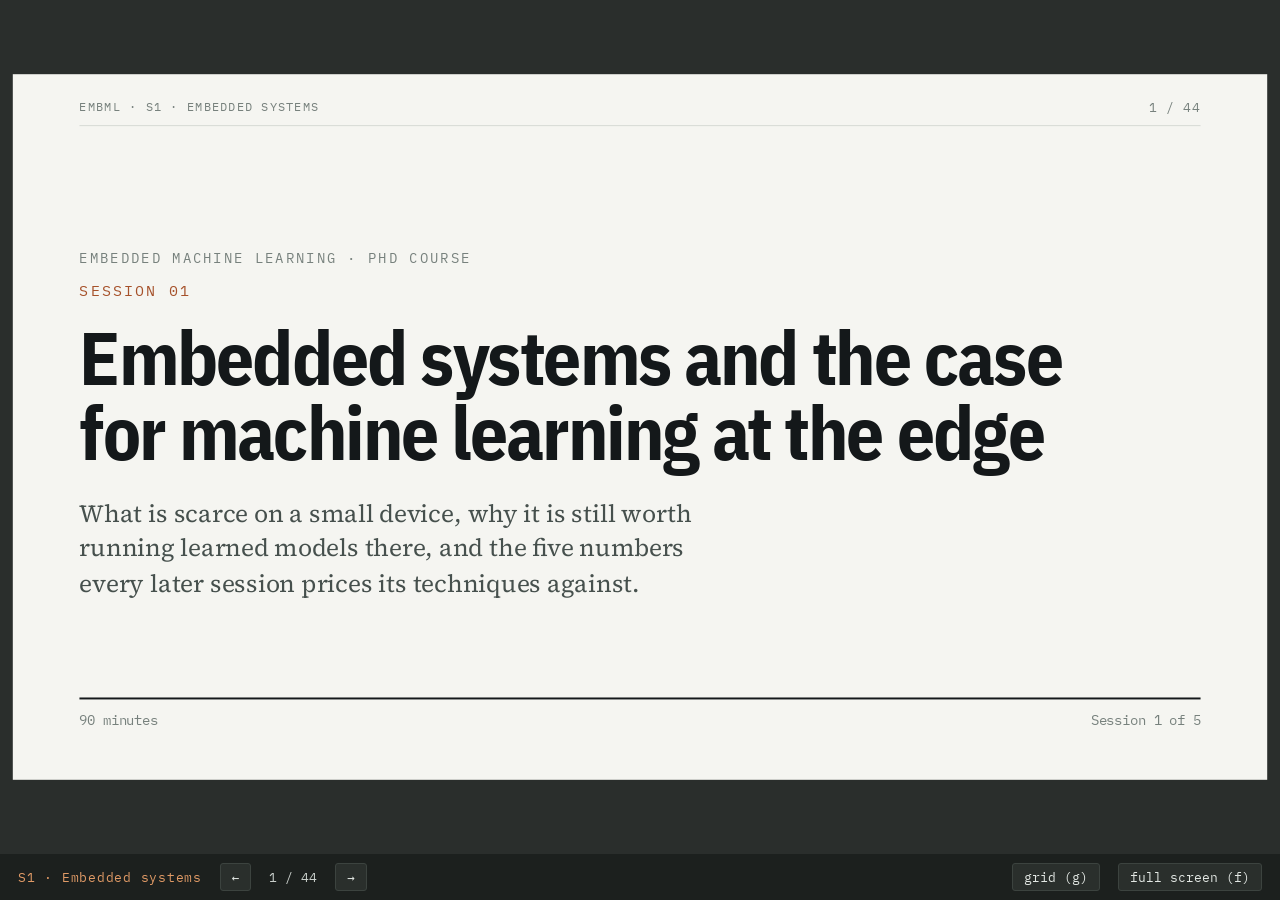
<file: slides/session-1.html>
<!doctype html><html lang="en"><head><meta charset="utf-8"><meta name="viewport" content="width=device-width,initial-scale=1"><title>Session 1 — Embedded systems and the case for machine learning at the edge · Embedded ML (PhD)</title><style>@font-face{font-family:'IBM Plex Sans Condensed';font-style:normal;font-weight:400;font-display:block;src:url([data-uri]) format('woff2')}
@font-face{font-family:'IBM Plex Sans Condensed';font-style:normal;font-weight:600;font-display:block;src:url([data-uri]) format('woff2')}
@font-face{font-family:'IBM Plex Sans Condensed';font-style:normal;font-weight:700;font-display:block;src:url([data-uri]) format('woff2')}
@font-face{font-family:'IBM Plex Mono';font-style:normal;font-weight:400;font-display:block;src:url([data-uri]) format('woff2')}
@font-face{font-family:'IBM Plex Mono';font-style:normal;font-weight:600;font-display:block;src:url([data-uri]) format('woff2')}
@font-face{font-family:'Source Serif 4';font-style:normal;font-weight:400;font-display:block;src:url([data-uri]) format('woff2')}
@font-face{font-family:'Source Serif 4';font-style:italic;font-weight:400;font-display:block;src:url([data-uri]) format('woff2')}

*{box-sizing:border-box;margin:0;padding:0}
:root{
 --paper:#F5F5F1; --card:#FFFFFF; --ink:#14181A; --ink2:#46504D; --mut:#77817D;
 --rule:#D6D9D3; --rule2:#AEB4AE; --copper:#A6512A; --teal:#22585D;
 --cop-s:#F2E3D9; --tea-s:#DFEAE9;
 --disp:'IBM Plex Sans Condensed','Helvetica Neue',Arial,sans-serif;
 --mono:'IBM Plex Mono',ui-monospace,Menlo,monospace;
 --serif:'Source Serif 4',Georgia,serif;
}
html,body{background:#2A2E2C;font-family:var(--disp);color:var(--ink)}
.slide{
 position:relative;width:1280px;height:720px;background:var(--paper);color:var(--ink);
 padding:56px 68px 60px;overflow:hidden;page-break-after:always;break-after:page;
}
/* svg theming — selectors must be global, because <use> clones are matched
   against the referenced element's own position in the document tree */
.slide svg{display:block;width:100%;height:100%}
svg text{fill:currentColor}
svg .acc{stroke:var(--copper);fill:none}
svg .accf{fill:var(--copper)}
svg .tl{stroke:var(--teal);fill:none}
svg .tlf{fill:var(--teal)}
svg .ax{stroke:currentColor;stroke-width:1.1;fill:none}
svg .grid{stroke:currentColor;stroke-width:.6;opacity:.22;fill:none}
svg .ser{fill:none;stroke:currentColor;stroke-width:1.8}
svg .lbl{font-family:var(--mono);font-size:10.5px;fill:currentColor;opacity:.78}
svg .lblb{font-family:var(--disp);font-size:12px;font-weight:600;fill:currentColor}
svg .fillsoft{fill:currentColor;opacity:.14}

.chrome{position:absolute;left:68px;right:68px;top:26px;display:flex;justify-content:space-between;
 font-family:var(--mono);font-size:13px;letter-spacing:.06em;color:var(--mut);
 border-bottom:1px solid var(--rule);padding-bottom:9px}
.ch-l{text-transform:uppercase;letter-spacing:.12em;font-size:12px}

.slide{display:flex;flex-direction:column}
.hd{margin-top:22px;margin-bottom:22px;flex:0 0 auto}
.cbody{flex:1;display:flex;flex-direction:column;justify-content:center;min-height:0}
.slide.has-foot .cbody{padding-bottom:30px}
.kick{font-family:var(--mono);font-size:14px;letter-spacing:.13em;text-transform:uppercase;color:var(--copper);margin-bottom:9px}
.hd h2{font-size:44px;line-height:1.05;font-weight:700;letter-spacing:-.015em;text-wrap:balance;max-width:1080px}

/* title slide */
.s-title{height:100%;display:flex;flex-direction:column;justify-content:center;max-width:1040px}
.t-course{font-family:var(--mono);font-size:14px;letter-spacing:.18em;text-transform:uppercase;color:var(--mut)}
.t-no{font-family:var(--mono);font-size:15px;letter-spacing:.16em;text-transform:uppercase;color:var(--copper);margin:14px 0 20px}
.s-title h1{font-size:76px;line-height:1.02;font-weight:700;letter-spacing:-.025em;text-wrap:balance}
.t-stand{font-family:var(--serif);font-size:25px;line-height:1.42;color:var(--ink2);margin-top:26px;max-width:26em}
.t-meta{position:absolute;left:68px;right:68px;bottom:52px;display:flex;justify-content:space-between;
 border-top:2px solid var(--ink);padding-top:12px;font-family:var(--mono);font-size:14px;color:var(--mut)}

/* section divider */
.s-section{height:100%;display:flex;flex-direction:column;justify-content:center}
.sec-no{font-family:var(--mono);font-size:120px;font-weight:600;color:var(--cop-s);line-height:1}
.s-section h2{font-size:60px;font-weight:700;letter-spacing:-.02em;margin-top:-22px;max-width:20em}
.sec-sub{font-family:var(--serif);font-size:23px;color:var(--ink2);margin-top:18px;max-width:30em}

/* big statement */
.s-big{height:100%;display:flex;flex-direction:column;justify-content:center;max-width:1080px}
.big-k{font-family:var(--mono);font-size:14px;letter-spacing:.13em;text-transform:uppercase;color:var(--copper);margin-bottom:22px}
.big-t{font-size:54px;line-height:1.12;font-weight:700;letter-spacing:-.02em;text-wrap:balance}
.big-sub{font-family:var(--serif);font-size:24px;color:var(--ink2);margin-top:26px;max-width:30em}

/* bullets */
.b-list{list-style:none;display:flex;flex-direction:column;gap:18px;max-width:1100px}
.b-list li{position:relative;padding-left:34px;font-size:27px;line-height:1.32;color:var(--ink)}
.b-list li::before{content:"";position:absolute;left:0;top:.55em;width:15px;height:2px;background:var(--copper)}
.b-list.small li{font-size:23px;gap:14px}
.b-list.small{gap:15px}
.b-list.tight li{font-size:24px}
.b-list.tight{gap:14px}
.b-list b{font-weight:600}
.b-list em{font-style:normal;color:var(--teal);font-weight:600}

/* figure */
.figbox{width:100%;height:392px;display:flex;align-items:center;justify-content:center}
.figbox.tall{height:438px}
.split{display:grid;grid-template-columns:1fr 1.32fr;gap:36px;align-items:center;height:400px}
.sp-l{align-self:center}
.sp-r .figbox{height:400px}

/* math */
.mathwrap{display:flex;flex-direction:column;gap:14px;max-width:1110px}
.eq{font-family:var(--mono);font-size:21.5px;line-height:1.58;white-space:pre;background:var(--card);
 border:1px solid var(--rule);border-left:3px solid var(--teal);padding:15px 21px;overflow:hidden}
.m-note{font-family:var(--serif);font-size:21px;color:var(--ink2);line-height:1.38;margin-top:4px}

/* table */
.tblwrap{width:100%}
.slide table{border-collapse:collapse;width:100%;font-size:18.5px}
.slide th,.slide td{text-align:left;padding:8.5px 14px;border-bottom:1px solid var(--rule);vertical-align:top;line-height:1.26}
.slide thead th{font-family:var(--mono);font-size:13px;letter-spacing:.08em;text-transform:uppercase;
 color:var(--mut);font-weight:400;background:#EBECE7;border-bottom:1px solid var(--rule2)}
.slide td.num,.slide th.num{font-family:var(--mono);font-variant-numeric:tabular-nums;white-space:nowrap}
.slide tbody tr:last-child td{border-bottom:0}
.slide table b{font-weight:600}

/* number tiles */
.tiles{display:grid;grid-template-columns:repeat(auto-fit,minmax(180px,1fr));gap:1px;background:var(--rule);border:1px solid var(--rule)}
.tiles div{background:var(--card);padding:26px 22px}
.tiles b{display:block;font-family:var(--mono);font-size:13px;letter-spacing:.09em;text-transform:uppercase;color:var(--mut);font-weight:400;margin-bottom:12px}
.tiles span{display:block;font-family:var(--mono);font-size:42px;font-weight:600;color:var(--copper);line-height:1;font-variant-numeric:tabular-nums}
.tiles i{display:block;font-style:normal;font-size:18px;color:var(--ink2);margin-top:12px;line-height:1.3}

/* compare */
.cmp{display:grid;grid-template-columns:repeat(auto-fit,minmax(240px,1fr));gap:28px}
.cmp-c{border-top:3px solid var(--rule2);padding-top:16px}
.cmp-c:first-child{border-top-color:var(--copper)}
.cmp-c:last-child{border-top-color:var(--teal)}
.cmp-h{font-size:25px;font-weight:700;margin-bottom:16px}
.cmp-c ul{list-style:none;display:flex;flex-direction:column;gap:13px}
.cmp-c li{font-size:21px;line-height:1.3;color:var(--ink2);padding-left:20px;position:relative}
.cmp-c li::before{content:"·";position:absolute;left:4px;color:var(--mut)}

/* board work */
.board{background:var(--card);border:1px solid var(--rule);border-top:3px solid var(--copper);padding:26px 30px}
.board ol{margin-left:24px;display:flex;flex-direction:column;gap:13px}
.board li{font-size:23px;line-height:1.35}
.board li::marker{font-family:var(--mono);color:var(--copper);font-size:19px}
.b-res{margin-top:20px;padding-top:16px;border-top:1px solid var(--rule);font-family:var(--mono);
 font-size:25px;color:var(--copper);font-weight:600}

/* paper */
.paperbox{background:var(--cop-s);border-top:3px solid var(--copper);padding:30px 34px;max-width:1090px}
.p-cite{font-family:var(--serif);font-size:26px;line-height:1.35;margin-bottom:20px}
.p-why,.p-q{font-size:21px;line-height:1.38;color:var(--ink2);margin-top:12px}
.p-why b,.p-q b{color:var(--copper);font-weight:600}

/* takeaway */
.s-take{height:100%;display:flex;flex-direction:column;justify-content:center;max-width:1060px}
.tk-k{font-family:var(--mono);font-size:14px;letter-spacing:.13em;text-transform:uppercase;color:var(--copper);margin-bottom:24px}
.tk-t{font-family:var(--serif);font-size:38px;line-height:1.3;color:var(--ink)}

/* questions */
.qlist{counter-reset:q;list-style:none;display:flex;flex-direction:column;gap:24px;max-width:1080px}
.qlist li{counter-increment:q;position:relative;padding-left:52px;font-size:26px;line-height:1.32}
.qlist li::before{content:"Q" counter(q);position:absolute;left:0;top:2px;font-family:var(--mono);font-size:17px;color:var(--copper)}

.slide-foot{position:absolute;left:68px;right:68px;bottom:34px;font-family:var(--mono);font-size:15px;
 color:var(--mut);border-top:1px solid var(--rule);padding-top:11px;line-height:1.35}
.slide-foot b{color:var(--copper);font-weight:600}

/* ============ screen viewer ============ */
body.viewer{display:block;padding:0}
.stage{position:fixed;inset:0;display:flex;align-items:center;justify-content:center;background:#2A2E2C}
.scaler{transform-origin:center center}
.deckbar{position:fixed;left:0;right:0;bottom:0;height:46px;background:#1C201E;color:#C9CFCB;
 display:flex;align-items:center;gap:18px;padding:0 18px;font-family:var(--mono);font-size:12.5px;z-index:20}
.deckbar button,.deckbar select{background:#2A2F2C;color:#E2E7E3;border:1px solid #3C433F;border-radius:3px;
 font-family:var(--mono);font-size:12.5px;padding:5px 11px;cursor:pointer}
.deckbar button:hover{background:#39403B}
.deckbar .sp{flex:1}
.notespanel{position:fixed;right:0;top:0;bottom:46px;width:420px;background:#14181A;color:#D7DDD8;
 overflow-y:auto;padding:24px 26px;font-family:var(--serif);font-size:15.5px;line-height:1.55;z-index:19;
 border-left:1px solid #333;display:none}
body.shownotes .notespanel{display:block}
.notespanel h4{font-family:var(--mono);font-size:11px;letter-spacing:.12em;text-transform:uppercase;
 color:#C6845C;margin:22px 0 8px;font-weight:400}
.notespanel h4:first-child{margin-top:0}
.notespanel p{margin-bottom:11px}
.notespanel b{color:#fff}
.notespanel .say{border-left:2px solid #C6845C;padding-left:13px}
.notespanel ul{margin:0 0 11px 18px}
.notespanel li{margin-bottom:6px}
.notespanel .tm{font-family:var(--mono);font-size:12px;color:#8B948E;letter-spacing:.05em}
.grid-ov{position:fixed;inset:0;background:#1C201E;overflow-y:auto;padding:26px;z-index:30;display:none;
 grid-template-columns:repeat(auto-fill,minmax(240px,1fr));gap:16px;align-content:start}
body.gridmode .grid-ov{display:grid}
.gthumb{cursor:pointer;border:1px solid #3A403C;background:#F5F5F1;position:relative;overflow:hidden;aspect-ratio:16/9}
.gthumb .slide{transform-origin:top left;pointer-events:none}
.gthumb span{position:absolute;right:5px;bottom:4px;font-family:var(--mono);font-size:10px;color:#fff;
 background:rgba(0,0,0,.6);padding:1px 5px;border-radius:2px;z-index:2}
.gthumb:hover{border-color:#C6845C}
@media (max-width:900px){.notespanel{width:100%;top:auto;height:46vh}}

/* ============ print ============ */
@media print{
  html,body{background:#fff}
  .deckbar,.notespanel,.grid-ov{display:none!important}
  .stage{position:static;display:block;background:#fff;inset:auto}
  .scaler{transform:none!important}
  .slide{margin:0;box-shadow:none}
  .notesheet{display:none}
  body.notesmode .stage{display:none!important}
  body.notesmode .notesheet{display:block!important}
}
/* notes print mode */
.notesheet{display:none}
body.notesmode .stage,body.notesmode .deckbar,body.notesmode .notespanel{display:none!important}
body.notesmode .notesheet{display:block}
body.notesmode{background:#fff}
.notesheet .np{width:794px;min-height:1123px;background:#fff;padding:40px 46px;page-break-after:always;
 break-after:page;position:relative;color:#14181A}
.notesheet .np-thumb{width:702px;height:395px;border:1px solid var(--rule);overflow:hidden;position:relative;background:var(--paper)}
.notesheet .np-thumb .slide{transform:scale(.5484);transform-origin:top left;position:absolute;top:0;left:0}
.notesheet .np-hd{display:flex;justify-content:space-between;font-family:var(--mono);font-size:11px;
 letter-spacing:.1em;text-transform:uppercase;color:var(--mut);border-bottom:1px solid var(--rule);
 padding-bottom:7px;margin-bottom:16px}
.notesheet .np-body{margin-top:22px;font-family:var(--serif);font-size:14px;line-height:1.55;color:#20262a}
.notesheet .np-body h4{font-family:var(--mono);font-size:10.5px;letter-spacing:.12em;text-transform:uppercase;
 color:var(--copper);margin:16px 0 6px;font-weight:400}
.notesheet .np-body h4:first-child{margin-top:0}
.notesheet .np-body p{margin-bottom:9px}
.notesheet .np-body .say{border-left:2px solid var(--copper);padding-left:12px}
.notesheet .np-body ul{margin:0 0 9px 18px}
.notesheet .np-body li{margin-bottom:5px}
.notesheet .np-body .tm{font-family:var(--mono);font-size:11px;color:var(--mut);letter-spacing:.04em}
@media print{ body.notesmode{background:#fff} .notesheet .np{page-break-after:always} }



body.viewer{margin:0;overflow:hidden}
.stage{bottom:46px}
body.shownotes .stage{right:420px}
@media (max-width:900px){ body.shownotes .stage{right:0;bottom:46vh} }
.deckbar .ttl{color:#E09A66;letter-spacing:.06em}
.deckbar a{color:#C9CFCB}
.gthumb{width:240px;height:135px}
.gthumb .slide{position:absolute;top:0;left:0}
body.printmode{overflow:visible;background:#fff}
body.printmode .stage{position:static;display:block;background:#fff}
body.printmode .scaler{transform:none!important}
body.printmode .stage .slide{display:flex!important}
body.printmode .deckbar,body.printmode .notespanel,body.printmode .grid-ov{display:none!important}
body.printmode.notesmode .stage{display:none!important}
body.printmode.notesmode .notesheet{display:block!important}
.slide .photo{height:100%;display:flex;align-items:center;justify-content:center}
.slide .photo img{max-height:440px;max-width:100%;border:1px solid var(--rule)}
svg text.accf{fill:var(--copper);opacity:1}
svg text.tlf{fill:var(--teal);opacity:1}
.slide.has-foot .figbox.tall{height:392px}
</style></head><body class="viewer"><svg width="0" height="0" aria-hidden="true" style="position:absolute;width:0;height:0;overflow:hidden;color:#14181A"><g id="fig-cascade_energy">
  <line x1="70.0" y1="224.0" x2="500.0" y2="224.0" class="ax"/>
  <line x1="70.0" y1="36.0" x2="70.0" y2="224.0" class="ax"/>
  <line x1="70.0" y1="36.0" x2="70.0" y2="224.0" class="grid"/>
  <line x1="70.0" y1="224.0" x2="70.0" y2="228.0" class="ax"/>
  <text x="70.0" y="241.0" class="lbl" text-anchor="middle">0</text>
  <line x1="156.0" y1="36.0" x2="156.0" y2="224.0" class="grid"/>
  <line x1="156.0" y1="224.0" x2="156.0" y2="228.0" class="ax"/>
  <text x="156.0" y="241.0" class="lbl" text-anchor="middle">20 %</text>
  <line x1="242.0" y1="36.0" x2="242.0" y2="224.0" class="grid"/>
  <line x1="242.0" y1="224.0" x2="242.0" y2="228.0" class="ax"/>
  <text x="242.0" y="241.0" class="lbl" text-anchor="middle">40 %</text>
  <line x1="328.0" y1="36.0" x2="328.0" y2="224.0" class="grid"/>
  <line x1="328.0" y1="224.0" x2="328.0" y2="228.0" class="ax"/>
  <text x="328.0" y="241.0" class="lbl" text-anchor="middle">60 %</text>
  <line x1="414.0" y1="36.0" x2="414.0" y2="224.0" class="grid"/>
  <line x1="414.0" y1="224.0" x2="414.0" y2="228.0" class="ax"/>
  <text x="414.0" y="241.0" class="lbl" text-anchor="middle">80 %</text>
  <line x1="500.0" y1="36.0" x2="500.0" y2="224.0" class="grid"/>
  <line x1="500.0" y1="224.0" x2="500.0" y2="228.0" class="ax"/>
  <text x="500.0" y="241.0" class="lbl" text-anchor="middle">100 %</text>
  <line x1="70.0" y1="224.0" x2="500.0" y2="224.0" class="grid"/>
  <line x1="66.0" y1="224.0" x2="70.0" y2="224.0" class="ax"/>
  <text x="62.0" y="227.6" class="lbl" text-anchor="end">0</text>
  <line x1="70.0" y1="181.3" x2="500.0" y2="181.3" class="grid"/>
  <line x1="66.0" y1="181.3" x2="70.0" y2="181.3" class="ax"/>
  <text x="62.0" y="184.9" class="lbl" text-anchor="end">25×</text>
  <line x1="70.0" y1="138.5" x2="500.0" y2="138.5" class="grid"/>
  <line x1="66.0" y1="138.5" x2="70.0" y2="138.5" class="ax"/>
  <text x="62.0" y="142.1" class="lbl" text-anchor="end">50×</text>
  <line x1="70.0" y1="95.8" x2="500.0" y2="95.8" class="grid"/>
  <line x1="66.0" y1="95.8" x2="70.0" y2="95.8" class="ax"/>
  <text x="62.0" y="99.4" class="lbl" text-anchor="end">75×</text>
  <line x1="70.0" y1="53.1" x2="500.0" y2="53.1" class="grid"/>
  <line x1="66.0" y1="53.1" x2="70.0" y2="53.1" class="ax"/>
  <text x="62.0" y="56.7" class="lbl" text-anchor="end">100×</text>
  <path d="M70.0 222.3 L81.0 217.9 L92.1 213.5 L103.1 209.1 L114.1 204.8 L125.1 200.4 L136.2 196.0 L147.2 191.6 L158.2 187.2 L169.2 182.9 L180.3 178.5 L191.3 174.1 L202.3 169.7 L213.3 165.3 L224.4 160.9 L235.4 156.6 L246.4 152.2 L257.4 147.8 L268.5 143.4 L279.5 139.0 L290.5 134.6 L301.5 130.3 L312.6 125.9 L323.6 121.5 L334.6 117.1 L345.6 112.7 L356.7 108.4 L367.7 104.0 L378.7 99.6 L389.7 95.2 L400.8 90.8 L411.8 86.4 L422.8 82.1 L433.8 77.7 L444.9 73.3 L455.9 68.9 L466.9 64.5 L477.9 60.1 L489.0 55.8 L500.0 51.4" class="ser" opacity="1.0"/>
  <text x="506.0" y="55.4" class="lblb" opacity="1.0">E₂ = 100×</text>
  <path d="M70.0 222.3 L81.0 221.0 L92.1 219.7 L103.1 218.3 L114.1 217.0 L125.1 215.7 L136.2 214.4 L147.2 213.1 L158.2 211.8 L169.2 210.5 L180.3 209.1 L191.3 207.8 L202.3 206.5 L213.3 205.2 L224.4 203.9 L235.4 202.6 L246.4 201.3 L257.4 199.9 L268.5 198.6 L279.5 197.3 L290.5 196.0 L301.5 194.7 L312.6 193.4 L323.6 192.1 L334.6 190.7 L345.6 189.4 L356.7 188.1 L367.7 186.8 L378.7 185.5 L389.7 184.2 L400.8 182.9 L411.8 181.5 L422.8 180.2 L433.8 178.9 L444.9 177.6 L455.9 176.3 L466.9 175.0 L477.9 173.6 L489.0 172.3 L500.0 171.0" class="ser" opacity="0.55"/>
  <text x="506.0" y="175.0" class="lblb" opacity="0.55">E₂ = 30×</text>
  <path d="M70.0 222.3 L81.0 221.9 L92.1 221.4 L103.1 221.0 L114.1 220.5 L125.1 220.1 L136.2 219.7 L147.2 219.2 L158.2 218.8 L169.2 218.3 L180.3 217.9 L191.3 217.5 L202.3 217.0 L213.3 216.6 L224.4 216.2 L235.4 215.7 L246.4 215.3 L257.4 214.8 L268.5 214.4 L279.5 214.0 L290.5 213.5 L301.5 213.1 L312.6 212.6 L323.6 212.2 L334.6 211.8 L345.6 211.3 L356.7 210.9 L367.7 210.5 L378.7 210.0 L389.7 209.6 L400.8 209.1 L411.8 208.7 L422.8 208.3 L433.8 207.8 L444.9 207.4 L455.9 207.0 L466.9 206.5 L477.9 206.1 L489.0 205.6 L500.0 205.2" class="ser" opacity="0.4"/>
  <text x="506.0" y="209.2" class="lblb" opacity="0.4">E₂ = 10×</text>
  <circle cx="78.6" cy="218.9" r="5.5" class="accf"/>
  <line x1="78.6" y1="218.9" x2="181.8" y2="145.4" class="acc" stroke-dasharray="3 3"/>
  <text x="186.1" y="149.4" class="lblb" fill="var(--copper)">p₁ = 2 %  →  total = 3×</text>
  <text x="285.0" y="260.0" class="lbl" text-anchor="middle">p₁ — share of windows passed to stage 2</text>
  <text x="26.0" y="130.0" class="lbl" text-anchor="middle" transform="rotate(-90 26.0 130.0)">energy, in units of stage 1</text>
  <text x="70.0" y="26.0" class="lblb">E[total] = E₁ + p₁·E₂</text>
  <text x="70.0" y="286.0" class="lblb">Rare invocation makes an expensive stage almost free.</text>
</g><g id="fig-continuum_scatter">
  <line x1="74.0" y1="236.0" x2="520.0" y2="236.0" class="ax"/>
  <line x1="74.0" y1="36.0" x2="74.0" y2="236.0" class="ax"/>
  <line x1="74.0" y1="36.0" x2="74.0" y2="236.0" class="grid"/>
  <line x1="74.0" y1="236.0" x2="74.0" y2="240.0" class="ax"/>
  <text x="74.0" y="253.0" class="lbl" text-anchor="middle">1 µW</text>
  <line x1="173.1" y1="36.0" x2="173.1" y2="236.0" class="grid"/>
  <line x1="173.1" y1="236.0" x2="173.1" y2="240.0" class="ax"/>
  <text x="173.1" y="253.0" class="lbl" text-anchor="middle">100 µW</text>
  <line x1="272.2" y1="36.0" x2="272.2" y2="236.0" class="grid"/>
  <line x1="272.2" y1="236.0" x2="272.2" y2="240.0" class="ax"/>
  <text x="272.2" y="253.0" class="lbl" text-anchor="middle">10 mW</text>
  <line x1="371.3" y1="36.0" x2="371.3" y2="236.0" class="grid"/>
  <line x1="371.3" y1="236.0" x2="371.3" y2="240.0" class="ax"/>
  <text x="371.3" y="253.0" class="lbl" text-anchor="middle">1 W</text>
  <line x1="470.4" y1="36.0" x2="470.4" y2="236.0" class="grid"/>
  <line x1="470.4" y1="236.0" x2="470.4" y2="240.0" class="ax"/>
  <text x="470.4" y="253.0" class="lbl" text-anchor="middle">100 W</text>
  <line x1="74.0" y1="236.0" x2="520.0" y2="236.0" class="grid"/>
  <line x1="70.0" y1="236.0" x2="74.0" y2="236.0" class="ax"/>
  <text x="66.0" y="239.6" class="lbl" text-anchor="end">16 kB</text>
  <line x1="74.0" y1="178.9" x2="520.0" y2="178.9" class="grid"/>
  <line x1="70.0" y1="178.9" x2="74.0" y2="178.9" class="ax"/>
  <text x="66.0" y="182.5" class="lbl" text-anchor="end">1 MB</text>
  <line x1="74.0" y1="121.7" x2="520.0" y2="121.7" class="grid"/>
  <line x1="70.0" y1="121.7" x2="74.0" y2="121.7" class="ax"/>
  <text x="66.0" y="125.3" class="lbl" text-anchor="end">100 MB</text>
  <line x1="74.0" y1="64.6" x2="520.0" y2="64.6" class="grid"/>
  <line x1="70.0" y1="64.6" x2="74.0" y2="64.6" class="ax"/>
  <text x="66.0" y="68.2" class="lbl" text-anchor="end">10 GB</text>
  <rect x="74.0" y="161.7" width="271.4" height="74.3" class="fillsoft"/>
  <text x="81.2" y="152.7" class="lblb" fill="var(--copper)">the tinyML region</text>
  <circle cx="97.6" cy="222.4" r="5.0" class="accf" opacity="0.85"/>
  <text x="108.6" y="226.4" class="lblb">sensor front end</text>
  <circle cx="237.6" cy="213.8" r="6.0" class="accf" opacity="0.85"/>
  <text x="249.6" y="217.8" class="lblb">MCU · Cortex-M0+</text>
  <circle cx="276.1" cy="193.8" r="6.5" class="accf" opacity="0.85"/>
  <text x="263.6" y="197.8" class="lblb" text-anchor="end">MCU · M4F</text>
  <circle cx="310.8" cy="176.6" r="7.0" class="accf" opacity="0.85"/>
  <text x="323.8" y="180.6" class="lblb">MCU · M7</text>
  <circle cx="331.9" cy="165.2" r="7.5" class="accf" opacity="0.85"/>
  <text x="318.4" y="169.2" class="lblb" text-anchor="end">MCU + microNPU</text>
  <circle cx="395.0" cy="75.9" r="9.0" fill="currentColor" opacity="0.85"/>
  <text x="414.0" y="85.9" class="lblb">mobile SoC</text>
  <circle cx="435.8" cy="65.9" r="9.0" fill="currentColor" opacity="0.85"/>
  <text x="414.8" y="63.9" class="lblb" text-anchor="end">embedded module</text>
  <circle cx="497.4" cy="38.8" r="11.0" fill="currentColor" opacity="0.85"/>
  <text x="480.4" y="42.8" class="lblb" text-anchor="end">datacentre GPU</text>
  <text x="297.0" y="272.0" class="lbl" text-anchor="middle">typical active power</text>
  <text x="26.0" y="136.0" class="lbl" text-anchor="middle" transform="rotate(-90 26.0 136.0)">addressable memory</text>
  <text x="74.0" y="26.0" class="lbl">six orders of magnitude of power, seven of memory</text>
  <text x="74.0" y="300.0" class="lblb">"Small" is never absolute — it is relative to one point on this plane.</text>
</g><g id="fig-course_roadmap_4">
  <rect x="8.0" y="40.0" width="170.0" height="168.0" class="ax" fill="none"/>
  <rect x="8.0" y="40.0" width="170.0" height="28.0" class="fillsoft"/>
  <text x="18.0" y="59.0" class="lbl accf">SESSION 1</text>
  <text x="18.0" y="88.0" class="lblb">Embedded systems &amp;</text>
  <text x="18.0" y="104.0" class="lblb">the case for edge ML</text>
  <text x="20.0" y="130.0" class="lbl">· budgets, constraints</text>
  <text x="20.0" y="148.0" class="lbl">· cost of data movement</text>
  <text x="20.0" y="166.0" class="lbl">· apps &amp; workloads</text>
  <text x="20.0" y="184.0" class="lbl">· the ML workflow</text>
  <line x1="180.0" y1="124.0" x2="192.0" y2="124.0" class="ax"/>
  <path d="M192.0 124.0 L185.8 127.2 L185.8 120.8 Z" fill="currentColor"/>
  <rect x="186.0" y="40.0" width="170.0" height="168.0" class="ax" fill="none"/>
  <rect x="186.0" y="40.0" width="170.0" height="28.0" class="fillsoft"/>
  <text x="196.0" y="59.0" class="lbl accf">SESSION 2</text>
  <text x="196.0" y="88.0" class="lblb">Data, preprocessing</text>
  <text x="196.0" y="104.0" class="lblb">&amp; features</text>
  <text x="198.0" y="130.0" class="lbl">· sensors, sampling, ADC</text>
  <text x="198.0" y="148.0" class="lbl">· filtering, normalising</text>
  <text x="198.0" y="166.0" class="lbl">· STFT, mel, MFCC, IMU</text>
  <text x="198.0" y="184.0" class="lbl">· select &amp; reduce</text>
  <line x1="358.0" y1="124.0" x2="370.0" y2="124.0" class="ax"/>
  <path d="M370.0 124.0 L363.8 127.2 L363.8 120.8 Z" fill="currentColor"/>
  <rect x="364.0" y="40.0" width="170.0" height="168.0" class="ax" fill="none"/>
  <rect x="364.0" y="40.0" width="170.0" height="28.0" class="fillsoft"/>
  <text x="374.0" y="59.0" class="lbl accf">SESSION 3</text>
  <text x="374.0" y="88.0" class="lblb">Classical vs deep</text>
  <text x="374.0" y="104.0" class="lblb">models &amp; compression</text>
  <text x="376.0" y="130.0" class="lbl">· ML &amp; NN primer</text>
  <text x="376.0" y="148.0" class="lbl">· classical cost models</text>
  <text x="376.0" y="166.0" class="lbl">· efficient archs, NAS</text>
  <text x="376.0" y="184.0" class="lbl">· quantise, prune, KD</text>
  <line x1="536.0" y1="124.0" x2="548.0" y2="124.0" class="ax"/>
  <path d="M548.0 124.0 L541.8 127.2 L541.8 120.8 Z" fill="currentColor"/>
  <rect x="542.0" y="40.0" width="170.0" height="168.0" class="ax" fill="none"/>
  <rect x="542.0" y="40.0" width="170.0" height="28.0" class="fillsoft"/>
  <text x="552.0" y="59.0" class="lbl accf">SESSION 4</text>
  <text x="552.0" y="88.0" class="lblb">Hardware platforms</text>
  <text x="552.0" y="104.0" class="lblb">&amp; deployment</text>
  <text x="554.0" y="130.0" class="lbl">· CPU, memory, roofline</text>
  <text x="554.0" y="148.0" class="lbl">· MCU · DSP · GPU · NPU</text>
  <text x="554.0" y="166.0" class="lbl">· FPGA · analog · neuro</text>
  <text x="554.0" y="184.0" class="lbl">· toolchains, MLOps</text>
  <text x="8.0" y="26.0" class="lbl">four lectures × 90 min — the order follows the pipeline from sensor to silicon</text>
  <rect x="8.0" y="228.0" width="704.0" height="40.0" class="acc" fill="none" stroke-width="1.4"/>
  <text x="360.0" y="247.0" class="lblb" text-anchor="middle">Session 5 — student presentations: one landmark paper each, four topic areas</text>
  <text x="360.0" y="262.0" class="lbl" text-anchor="middle">quantization · pruning &amp; distillation · efficient architectures &amp; NAS · TinyML systems &amp; hardware</text>
  <line x1="93.0" y1="208.0" x2="93.0" y2="228.0" class="grid" stroke-dasharray="3 3"/>
  <line x1="271.0" y1="208.0" x2="271.0" y2="228.0" class="grid" stroke-dasharray="3 3"/>
  <line x1="449.0" y1="208.0" x2="449.0" y2="228.0" class="grid" stroke-dasharray="3 3"/>
  <line x1="627.0" y1="208.0" x2="627.0" y2="228.0" class="grid" stroke-dasharray="3 3"/>
  <text x="8.0" y="292.0" class="lbl">every session is priced against the same five budgets: flash · SRAM · MACs · latency · energy per inference</text>
</g><g id="fig-energy_ladder">
  <g font-family="IBM Plex Sans Condensed, sans-serif" font-size="12.5" fill="currentColor">
    <!-- axis -->
    <line x1="196" y1="34" x2="196" y2="272" stroke="currentColor" stroke-width="1.2"/>
    <g stroke="currentColor" stroke-width="0.6" opacity="0.28">
      <line x1="292" y1="34" x2="292" y2="272"/>
      <line x1="388" y1="34" x2="388" y2="272"/>
      <line x1="484" y1="34" x2="484" y2="272"/>
      <line x1="580" y1="34" x2="580" y2="272"/>
      <line x1="676" y1="34" x2="676" y2="272"/>
    </g>
    <g font-family="IBM Plex Mono, monospace" font-size="11" fill="currentColor" opacity="0.72" text-anchor="middle">
      <text x="196" y="290">0.01 pJ</text>
      <text x="292" y="290">0.1 pJ</text>
      <text x="388" y="290">1 pJ</text>
      <text x="484" y="290">10 pJ</text>
      <text x="580" y="290">100 pJ</text>
      <text x="676" y="290">1 nJ</text>
    </g>
    <text x="436" y="312" text-anchor="middle" font-family="IBM Plex Mono, monospace" font-size="11" opacity="0.72">energy per operation, logarithmic</text>

    <!-- bars: x = 196 + 96*log10(pJ/0.01) -->
    <g>
      <rect x="196" y="44" width="46" height="20" fill="currentColor" opacity="0.35"/>
      <text x="188" y="59" text-anchor="end">int8 add · 0.03 pJ</text>
      <rect x="196" y="76" width="125" height="20" fill="currentColor" opacity="0.35"/>
      <text x="188" y="91" text-anchor="end">int8 multiply · 0.2 pJ</text>
      <rect x="196" y="108" width="192" height="20" fill="currentColor" opacity="0.35"/>
      <text x="188" y="123" text-anchor="end">fp32 multiply · 4 pJ</text>
      <rect x="196" y="140" width="292" height="20" fill="currentColor" opacity="0.5"/>
      <text x="188" y="155" text-anchor="end">32 kB SRAM read · 20 pJ</text>
      <rect x="196" y="172" width="388" height="20" fill="currentColor" opacity="0.5"/>
      <text x="188" y="187" text-anchor="end">1 MB cache read · 100 pJ</text>
      <rect x="196" y="204" width="500" height="20" class="accf"/>
      <text x="188" y="219" text-anchor="end">DRAM access · ~2 nJ</text>
      <rect x="196" y="236" width="510" height="20" class="accf" opacity="0.45"/>
      <text x="188" y="251" text-anchor="end">radio TX, same 32 bits</text>
    </g>
    <text x="8" y="22" font-family="IBM Plex Mono, monospace" font-size="11" opacity="0.72">45 nm reference values, after Horowitz (ISSCC 2014)</text>
    <text x="712" y="251" text-anchor="end" font-family="IBM Plex Mono, monospace" font-size="10.5" opacity="0.72">order 10²–10³ nJ, protocol dependent</text>
  </g>
</g><g id="fig-mcu_anatomy">
  <rect x="150.0" y="30.0" width="420.0" height="300.0" class="ax" fill="none" stroke-width="1.6"/>
  <text x="160.0" y="48.0" class="lbl">MICROCONTROLLER (single die, one package)</text>
  <rect x="170.0" y="62.0" width="150.0" height="92.0" class="fillsoft"/>
  <rect x="170.0" y="62.0" width="150.0" height="92.0" class="ax" fill="none"/>
  <text x="245.0" y="88.0" class="lblb" text-anchor="middle">CPU core</text>
  <text x="245.0" y="112.0" class="lbl" text-anchor="middle">Cortex-M4F / M7 / M55</text>
  <text x="245.0" y="126.0" class="lbl" text-anchor="middle">FPU, 2×16-bit SIMD</text>
  <text x="245.0" y="140.0" class="lbl" text-anchor="middle">48–480 MHz, no MMU</text>
  <rect x="340.0" y="62.0" width="210.0" height="92.0" class="acc" fill="none" stroke-dasharray="5 4" stroke-width="1.3"/>
  <text x="445.0" y="92.0" class="lblb" text-anchor="middle">optional NPU / ML accelerator</text>
  <text x="445.0" y="110.0" class="lbl" text-anchor="middle">e.g. Ethos-U55/U65 class</text>
  <text x="445.0" y="124.0" class="lbl" text-anchor="middle">32–256 int8 MAC per cycle</text>
  <text x="445.0" y="138.0" class="lbl" text-anchor="middle">shares the SRAM with the CPU</text>
  <rect x="170.0" y="166.0" width="380.0" height="20.0" class="fillsoft"/>
  <text x="360.0" y="180.0" class="lbl" text-anchor="middle">bus matrix (AHB/AXI) + DMA engines move data without the CPU</text>
  <rect x="170.0" y="198.0" width="120.0" height="60.0" class="ax" fill="none"/>
  <text x="230.0" y="217.0" class="lblb" text-anchor="middle">Flash / MRAM</text>
  <text x="230.0" y="232.0" class="lblb" text-anchor="middle">0.25–4 MB</text>
  <text x="230.0" y="247.0" class="lbl" text-anchor="middle">weights, code</text>
  <rect x="300.0" y="198.0" width="120.0" height="60.0" class="ax" fill="none"/>
  <text x="360.0" y="217.0" class="lblb" text-anchor="middle">SRAM</text>
  <text x="360.0" y="232.0" class="lblb" text-anchor="middle">64 kB – 3 MB</text>
  <text x="360.0" y="247.0" class="lbl" text-anchor="middle">activations</text>
  <rect x="430.0" y="198.0" width="120.0" height="60.0" class="ax" fill="none"/>
  <text x="490.0" y="224.5" class="lblb" text-anchor="middle">Power, clocks</text>
  <text x="490.0" y="239.5" class="lbl" text-anchor="middle">sleep, RTC</text>
  <rect x="170.0" y="268.0" width="380.0" height="46.0" class="ax" fill="none"/>
  <text x="360.0" y="295.0" class="lbl" text-anchor="middle">ADC · PDM/I²S (mic) · I²C/SPI (IMU) · timers · UART · GPIO</text>
  <rect x="14.0" y="70.0" width="110.0" height="44.0" class="ax" fill="none"/>
  <text x="69.0" y="88.5" class="lblb" text-anchor="middle">microphone</text>
  <text x="69.0" y="103.5" class="lbl" text-anchor="middle">PDM, 16 kHz</text>
  <line x1="124.0" y1="92.0" x2="168.0" y2="291.0" class="grid"/>
  <rect x="14.0" y="132.0" width="110.0" height="44.0" class="ax" fill="none"/>
  <text x="69.0" y="150.5" class="lblb" text-anchor="middle">IMU</text>
  <text x="69.0" y="165.5" class="lbl" text-anchor="middle">I²C/SPI, 100 Hz</text>
  <line x1="124.0" y1="154.0" x2="168.0" y2="291.0" class="grid"/>
  <rect x="14.0" y="194.0" width="110.0" height="44.0" class="ax" fill="none"/>
  <text x="69.0" y="212.5" class="lblb" text-anchor="middle">ECG / analog</text>
  <text x="69.0" y="227.5" class="lbl" text-anchor="middle">ADC, 250 Hz</text>
  <line x1="124.0" y1="216.0" x2="168.0" y2="291.0" class="grid"/>
  <rect x="14.0" y="256.0" width="110.0" height="44.0" class="ax" fill="none"/>
  <text x="69.0" y="274.5" class="lblb" text-anchor="middle">camera</text>
  <text x="69.0" y="289.5" class="lbl" text-anchor="middle">DCMI, low-res</text>
  <line x1="124.0" y1="278.0" x2="168.0" y2="291.0" class="grid"/>
  <text x="14.0" y="58.0" class="lbl">SENSORS</text>
  <text x="596.0" y="58.0" class="lbl">OUTPUTS</text>
  <rect x="596.0" y="70.0" width="112.0" height="44.0" class="ax" fill="none"/>
  <text x="652.0" y="88.5" class="lblb" text-anchor="middle">radio</text>
  <text x="652.0" y="103.5" class="lbl" text-anchor="middle">BLE, LoRa</text>
  <rect x="596.0" y="132.0" width="112.0" height="44.0" class="ax" fill="none"/>
  <text x="652.0" y="150.5" class="lblb" text-anchor="middle">actuators</text>
  <text x="652.0" y="165.5" class="lbl" text-anchor="middle">motor, LED</text>
  <rect x="596.0" y="194.0" width="112.0" height="44.0" class="ax" fill="none"/>
  <text x="652.0" y="212.5" class="lblb" text-anchor="middle">host / cloud</text>
  <text x="652.0" y="227.5" class="lbl" text-anchor="middle">rare, expensive</text>
  <line x1="552.0" y1="291.0" x2="594.0" y2="92.0" class="grid"/>
  <line x1="552.0" y1="291.0" x2="594.0" y2="154.0" class="grid"/>
  <line x1="552.0" y1="291.0" x2="594.0" y2="216.0" class="grid"/>
  <text x="360.0" y="350.0" class="lbl" text-anchor="middle">Typical figures, not a specific part — always read the datasheet of the device you have.</text>
</g><g id="fig-ml_workflow">
  <rect x="8.0" y="70.0" width="78.0" height="58.0" class="ax" fill="none"/>
  <text x="47.0" y="94.0" class="lblb" text-anchor="middle">Define task</text>
  <text x="47.0" y="110.0" class="lbl" text-anchor="middle">&amp; budgets</text>
  <text x="47.0" y="144.0" class="lbl accf" text-anchor="middle">S1</text>
  <line x1="87.0" y1="99.0" x2="95.5" y2="99.0" class="ax"/>
  <path d="M95.5 99.0 L91.0 101.3 L91.0 96.7 Z" fill="currentColor"/>
  <rect x="96.5" y="70.0" width="78.0" height="58.0" class="ax" fill="none"/>
  <text x="135.5" y="94.0" class="lblb" text-anchor="middle">Collect &amp;</text>
  <text x="135.5" y="110.0" class="lbl" text-anchor="middle">label data</text>
  <text x="135.5" y="144.0" class="lbl accf" text-anchor="middle">S2</text>
  <line x1="175.5" y1="99.0" x2="184.0" y2="99.0" class="ax"/>
  <path d="M184.0 99.0 L179.5 101.3 L179.5 96.7 Z" fill="currentColor"/>
  <rect x="185.0" y="70.0" width="78.0" height="58.0" class="ax" fill="none"/>
  <text x="224.0" y="94.0" class="lblb" text-anchor="middle">Preprocess,</text>
  <text x="224.0" y="110.0" class="lbl" text-anchor="middle">features</text>
  <text x="224.0" y="144.0" class="lbl accf" text-anchor="middle">S2</text>
  <line x1="264.0" y1="99.0" x2="272.5" y2="99.0" class="ax"/>
  <path d="M272.5 99.0 L268.0 101.3 L268.0 96.7 Z" fill="currentColor"/>
  <rect x="273.5" y="70.0" width="78.0" height="58.0" class="ax" fill="none"/>
  <text x="312.5" y="94.0" class="lblb" text-anchor="middle">Train</text>
  <text x="312.5" y="110.0" class="lbl" text-anchor="middle">model</text>
  <text x="312.5" y="144.0" class="lbl accf" text-anchor="middle">S3</text>
  <line x1="352.5" y1="99.0" x2="361.0" y2="99.0" class="ax"/>
  <path d="M361.0 99.0 L356.5 101.3 L356.5 96.7 Z" fill="currentColor"/>
  <rect x="362.0" y="70.0" width="78.0" height="58.0" class="ax" fill="none"/>
  <text x="401.0" y="94.0" class="lblb" text-anchor="middle">Compress</text>
  <text x="401.0" y="110.0" class="lbl" text-anchor="middle">quantise</text>
  <text x="401.0" y="144.0" class="lbl accf" text-anchor="middle">S3</text>
  <line x1="441.0" y1="99.0" x2="449.5" y2="99.0" class="ax"/>
  <path d="M449.5 99.0 L445.0 101.3 L445.0 96.7 Z" fill="currentColor"/>
  <rect x="450.5" y="70.0" width="78.0" height="58.0" class="ax" fill="none"/>
  <text x="489.5" y="94.0" class="lblb" text-anchor="middle">Convert &amp;</text>
  <text x="489.5" y="110.0" class="lbl" text-anchor="middle">compile</text>
  <text x="489.5" y="144.0" class="lbl accf" text-anchor="middle">S4</text>
  <line x1="529.5" y1="99.0" x2="538.0" y2="99.0" class="ax"/>
  <path d="M538.0 99.0 L533.5 101.3 L533.5 96.7 Z" fill="currentColor"/>
  <rect x="539.0" y="70.0" width="78.0" height="58.0" class="ax" fill="none"/>
  <text x="578.0" y="94.0" class="lblb" text-anchor="middle">Test on</text>
  <text x="578.0" y="110.0" class="lbl" text-anchor="middle">device</text>
  <text x="578.0" y="144.0" class="lbl accf" text-anchor="middle">S4</text>
  <line x1="618.0" y1="99.0" x2="626.5" y2="99.0" class="ax"/>
  <path d="M626.5 99.0 L622.0 101.3 L622.0 96.7 Z" fill="currentColor"/>
  <rect x="627.5" y="70.0" width="78.0" height="58.0" class="ax" fill="none"/>
  <text x="666.5" y="94.0" class="lblb" text-anchor="middle">Deploy &amp;</text>
  <text x="666.5" y="110.0" class="lbl" text-anchor="middle">monitor</text>
  <text x="666.5" y="144.0" class="lbl accf" text-anchor="middle">S4</text>
  <path d="M666.5 150 L666.5 180 L135.5 180 L135.5 154" class="acc" stroke-width="1.4"/>
  <line x1="135.5" y1="160.0" x2="135.5" y2="152.0" class="acc"/>
  <path d="M135.5 152.0 L138.2 157.3 L132.8 157.3 Z" class="accf"/>
  <text x="360.0" y="198.0" class="lbl" text-anchor="middle">drift, new failure cases and field data flow back into the dataset</text>
  <path d="M578.0 66 L578.0 40 L312.5 40 L312.5 62" class="tl" stroke-width="1.4" stroke-dasharray="5 3"/>
  <line x1="312.5" y1="52.0" x2="312.5" y2="64.0" class="tl"/>
  <path d="M312.5 64.0 L309.8 58.7 L315.2 58.7 Z" class="tlf"/>
  <text x="445.2" y="33.0" class="lbl" text-anchor="middle">inner loop: does it fit, is it fast enough, is it still accurate?</text>
  <text x="8.0" y="232.0" class="lblb">Most of the effort in an embedded project sits in the two loops, not in the single "train" box.</text>
  <text x="8.0" y="250.0" class="lbl">S1–S4 mark the session in which each step is treated.</text>
</g><g id="fig-sensor_fusion">
  <text x="120.0" y="22.0" class="lblb" text-anchor="middle">Early fusion</text>
  <text x="120.0" y="38.0" class="lbl" text-anchor="middle">one model sees all raw data</text>
  <text x="360.0" y="22.0" class="lblb" text-anchor="middle">Intermediate (feature) fusion</text>
  <text x="360.0" y="38.0" class="lbl" text-anchor="middle">per-sensor encoders, joint head</text>
  <text x="600.0" y="22.0" class="lblb" text-anchor="middle">Late (decision) fusion</text>
  <text x="600.0" y="38.0" class="lbl" text-anchor="middle">per-sensor models, vote / average</text>
  <rect x="10.0" y="58.0" width="56.0" height="32.0" class="ax" fill="none"/>
  <text x="38.0" y="78.0" class="lbl" text-anchor="middle">mic</text>
  <line x1="66.0" y1="74.0" x2="102.0" y2="120.0" class="grid"/>
  <path d="M102.0 120.0 L102.0 120.0 L102.0 120.0 Z" fill="currentColor"/>
  <rect x="10.0" y="104.0" width="56.0" height="32.0" class="ax" fill="none"/>
  <text x="38.0" y="124.0" class="lbl" text-anchor="middle">IMU</text>
  <line x1="66.0" y1="120.0" x2="102.0" y2="120.0" class="grid"/>
  <path d="M102.0 120.0 L102.0 120.0 L102.0 120.0 Z" fill="currentColor"/>
  <rect x="10.0" y="150.0" width="56.0" height="32.0" class="ax" fill="none"/>
  <text x="38.0" y="170.0" class="lbl" text-anchor="middle">PPG</text>
  <line x1="66.0" y1="166.0" x2="102.0" y2="120.0" class="grid"/>
  <path d="M102.0 120.0 L102.0 120.0 L102.0 120.0 Z" fill="currentColor"/>
  <rect x="102.0" y="100.0" width="52.0" height="40.0" class="ax" fill="none"/>
  <text x="128.0" y="124.0" class="lbl" text-anchor="middle">concat</text>
  <line x1="154.0" y1="120.0" x2="170.0" y2="120.0" class="ax"/>
  <path d="M170.0 120.0 L165.5 122.3 L165.5 117.7 Z" fill="currentColor"/>
  <rect x="170.0" y="92.0" width="60.0" height="56.0" class="ax" fill="none"/>
  <text x="200.0" y="124.0" class="lblb" text-anchor="middle">model</text>
  <line x1="200.0" y1="148.0" x2="200.0" y2="196.0" class="ax"/>
  <path d="M200.0 196.0 L197.3 190.7 L202.7 190.7 Z" fill="currentColor"/>
  <rect x="160.0" y="198.0" width="80.0" height="30.0" class="ax" fill="none"/>
  <text x="200.0" y="217.0" class="lbl" text-anchor="middle">decision</text>
  <rect x="250.0" y="58.0" width="46.0" height="32.0" class="ax" fill="none"/>
  <text x="273.0" y="78.0" class="lbl" text-anchor="middle">mic</text>
  <line x1="296.0" y1="74.0" x2="308.0" y2="74.0" class="ax"/>
  <path d="M308.0 74.0 L304.4 75.8 L304.4 72.2 Z" fill="currentColor"/>
  <rect x="308.0" y="58.0" width="58.0" height="32.0" class="ax" fill="none"/>
  <text x="337.0" y="78.0" class="lbl" text-anchor="middle">enc</text>
  <line x1="366.0" y1="74.0" x2="390.0" y2="120.0" class="grid"/>
  <path d="M390.0 120.0 L390.0 120.0 L390.0 120.0 Z" fill="currentColor"/>
  <rect x="250.0" y="104.0" width="46.0" height="32.0" class="ax" fill="none"/>
  <text x="273.0" y="124.0" class="lbl" text-anchor="middle">IMU</text>
  <line x1="296.0" y1="120.0" x2="308.0" y2="120.0" class="ax"/>
  <path d="M308.0 120.0 L304.4 121.8 L304.4 118.2 Z" fill="currentColor"/>
  <rect x="308.0" y="104.0" width="58.0" height="32.0" class="ax" fill="none"/>
  <text x="337.0" y="124.0" class="lbl" text-anchor="middle">enc</text>
  <line x1="366.0" y1="120.0" x2="390.0" y2="120.0" class="grid"/>
  <path d="M390.0 120.0 L390.0 120.0 L390.0 120.0 Z" fill="currentColor"/>
  <rect x="250.0" y="150.0" width="46.0" height="32.0" class="ax" fill="none"/>
  <text x="273.0" y="170.0" class="lbl" text-anchor="middle">PPG</text>
  <line x1="296.0" y1="166.0" x2="308.0" y2="166.0" class="ax"/>
  <path d="M308.0 166.0 L304.4 167.8 L304.4 164.2 Z" fill="currentColor"/>
  <rect x="308.0" y="150.0" width="58.0" height="32.0" class="ax" fill="none"/>
  <text x="337.0" y="170.0" class="lbl" text-anchor="middle">enc</text>
  <line x1="366.0" y1="166.0" x2="390.0" y2="120.0" class="grid"/>
  <path d="M390.0 120.0 L390.0 120.0 L390.0 120.0 Z" fill="currentColor"/>
  <rect x="390.0" y="100.0" width="34.0" height="40.0" class="ax" fill="none"/>
  <text x="407.0" y="124.0" class="lblb" text-anchor="middle">∥</text>
  <line x1="424.0" y1="120.0" x2="436.0" y2="120.0" class="ax"/>
  <path d="M436.0 120.0 L431.5 122.3 L431.5 117.7 Z" fill="currentColor"/>
  <rect x="436.0" y="96.0" width="40.0" height="48.0" class="ax" fill="none"/>
  <text x="456.0" y="124.0" class="lbl" text-anchor="middle">head</text>
  <line x1="456.0" y1="144.0" x2="456.0" y2="196.0" class="ax"/>
  <path d="M456.0 196.0 L453.3 190.7 L458.7 190.7 Z" fill="currentColor"/>
  <rect x="416.0" y="198.0" width="80.0" height="30.0" class="ax" fill="none"/>
  <text x="456.0" y="217.0" class="lbl" text-anchor="middle">decision</text>
  <rect x="490.0" y="58.0" width="46.0" height="32.0" class="ax" fill="none"/>
  <text x="513.0" y="78.0" class="lbl" text-anchor="middle">mic</text>
  <line x1="536.0" y1="74.0" x2="548.0" y2="74.0" class="ax"/>
  <path d="M548.0 74.0 L544.4 75.8 L544.4 72.2 Z" fill="currentColor"/>
  <rect x="548.0" y="58.0" width="62.0" height="32.0" class="ax" fill="none"/>
  <text x="579.0" y="78.0" class="lbl" text-anchor="middle">model</text>
  <line x1="610.0" y1="74.0" x2="638.0" y2="120.0" class="grid"/>
  <path d="M638.0 120.0 L638.0 120.0 L638.0 120.0 Z" fill="currentColor"/>
  <rect x="490.0" y="104.0" width="46.0" height="32.0" class="ax" fill="none"/>
  <text x="513.0" y="124.0" class="lbl" text-anchor="middle">IMU</text>
  <line x1="536.0" y1="120.0" x2="548.0" y2="120.0" class="ax"/>
  <path d="M548.0 120.0 L544.4 121.8 L544.4 118.2 Z" fill="currentColor"/>
  <rect x="548.0" y="104.0" width="62.0" height="32.0" class="ax" fill="none"/>
  <text x="579.0" y="124.0" class="lbl" text-anchor="middle">model</text>
  <line x1="610.0" y1="120.0" x2="638.0" y2="120.0" class="grid"/>
  <path d="M638.0 120.0 L638.0 120.0 L638.0 120.0 Z" fill="currentColor"/>
  <rect x="490.0" y="150.0" width="46.0" height="32.0" class="ax" fill="none"/>
  <text x="513.0" y="170.0" class="lbl" text-anchor="middle">PPG</text>
  <line x1="536.0" y1="166.0" x2="548.0" y2="166.0" class="ax"/>
  <path d="M548.0 166.0 L544.4 167.8 L544.4 164.2 Z" fill="currentColor"/>
  <rect x="548.0" y="150.0" width="62.0" height="32.0" class="ax" fill="none"/>
  <text x="579.0" y="170.0" class="lbl" text-anchor="middle">model</text>
  <line x1="610.0" y1="166.0" x2="638.0" y2="120.0" class="grid"/>
  <path d="M638.0 120.0 L638.0 120.0 L638.0 120.0 Z" fill="currentColor"/>
  <rect x="638.0" y="100.0" width="70.0" height="40.0" class="ax" fill="none"/>
  <text x="673.0" y="124.0" class="lbl" text-anchor="middle">combine</text>
  <line x1="673.0" y1="140.0" x2="673.0" y2="196.0" class="ax"/>
  <path d="M673.0 196.0 L670.3 190.7 L675.7 190.7 Z" fill="currentColor"/>
  <rect x="633.0" y="198.0" width="80.0" height="30.0" class="ax" fill="none"/>
  <text x="673.0" y="217.0" class="lbl" text-anchor="middle">decision</text>
  <text x="10.0" y="258.0" class="lbl">needs synchronised sampling;</text>
  <text x="10.0" y="272.0" class="lbl">captures cross-sensor detail</text>
  <text x="250.0" y="258.0" class="lbl">usual best trade-off;</text>
  <text x="250.0" y="272.0" class="lbl">encoders can run at different rates</text>
  <text x="490.0" y="258.0" class="lbl">robust to a failed sensor;</text>
  <text x="490.0" y="272.0" class="lbl">cheapest to gate and duty-cycle</text>
</g><g id="fig-tech_scaling">
  <line x1="62.0" y1="236.0" x2="528.0" y2="236.0" class="ax"/>
  <line x1="62.0" y1="40.0" x2="62.0" y2="236.0" class="ax"/>
  <line x1="111.6" y1="40.0" x2="111.6" y2="236.0" class="grid"/>
  <line x1="111.6" y1="236.0" x2="111.6" y2="240.0" class="ax"/>
  <text x="111.6" y="253.0" class="lbl" text-anchor="middle">1980</text>
  <line x1="210.7" y1="40.0" x2="210.7" y2="236.0" class="grid"/>
  <line x1="210.7" y1="236.0" x2="210.7" y2="240.0" class="ax"/>
  <text x="210.7" y="253.0" class="lbl" text-anchor="middle">1990</text>
  <line x1="309.9" y1="40.0" x2="309.9" y2="236.0" class="grid"/>
  <line x1="309.9" y1="236.0" x2="309.9" y2="240.0" class="ax"/>
  <text x="309.9" y="253.0" class="lbl" text-anchor="middle">2000</text>
  <line x1="409.0" y1="40.0" x2="409.0" y2="236.0" class="grid"/>
  <line x1="409.0" y1="236.0" x2="409.0" y2="240.0" class="ax"/>
  <text x="409.0" y="253.0" class="lbl" text-anchor="middle">2010</text>
  <line x1="508.2" y1="40.0" x2="508.2" y2="236.0" class="grid"/>
  <line x1="508.2" y1="236.0" x2="508.2" y2="240.0" class="ax"/>
  <text x="508.2" y="253.0" class="lbl" text-anchor="middle">2020</text>
  <line x1="62.0" y1="236.0" x2="528.0" y2="236.0" class="grid"/>
  <line x1="58.0" y1="236.0" x2="62.0" y2="236.0" class="ax"/>
  <text x="54.0" y="239.6" class="lbl" text-anchor="end">1</text>
  <line x1="62.0" y1="192.4" x2="528.0" y2="192.4" class="grid"/>
  <line x1="58.0" y1="192.4" x2="62.0" y2="192.4" class="ax"/>
  <text x="54.0" y="196.0" class="lbl" text-anchor="end">100</text>
  <line x1="62.0" y1="148.9" x2="528.0" y2="148.9" class="grid"/>
  <line x1="58.0" y1="148.9" x2="62.0" y2="148.9" class="ax"/>
  <text x="54.0" y="152.5" class="lbl" text-anchor="end">10⁴</text>
  <line x1="62.0" y1="105.3" x2="528.0" y2="105.3" class="grid"/>
  <line x1="58.0" y1="105.3" x2="62.0" y2="105.3" class="ax"/>
  <text x="54.0" y="108.9" class="lbl" text-anchor="end">10⁶</text>
  <line x1="62.0" y1="61.8" x2="528.0" y2="61.8" class="grid"/>
  <line x1="58.0" y1="61.8" x2="62.0" y2="61.8" class="ax"/>
  <text x="54.0" y="65.4" class="lbl" text-anchor="end">10⁸</text>
  <path d="M62.0 162.8 L71.9 159.9 L81.8 157.0 L91.7 154.1 L101.7 151.2 L111.6 148.2 L121.5 145.3 L131.4 142.4 L141.3 139.5 L151.2 136.6 L161.1 133.7 L171.1 130.8 L181.0 127.9 L190.9 125.0 L200.8 122.1 L210.7 119.2 L220.6 116.3 L230.6 113.3 L240.5 110.4 L250.4 107.5 L260.3 104.6 L270.2 101.7 L280.1 98.8 L290.0 95.9 L300.0 93.0 L309.9 90.1 L319.8 87.2 L329.7 84.3 L339.6 81.4 L349.5 78.5 L359.4 75.5 L369.4 72.6 L379.3 69.7 L389.2 66.8 L399.1 63.9 L409.0 61.0 L418.9 58.1 L428.9 55.2 L438.8 52.3 L448.7 49.4 L458.6 46.5 L468.5 43.6 L478.4 40.6 L488.3 37.7 L498.3 34.8 L508.2 31.9 L518.1 29.0 L528.0 26.1" class="ser" stroke-width="2.3"/>
  <path d="M62.0 209.8 L71.9 207.3 L81.8 204.8 L91.7 202.3 L101.7 199.9 L111.6 197.4 L121.5 194.9 L131.4 192.4 L141.3 189.9 L151.2 187.4 L161.1 185.0 L171.1 182.5 L181.0 180.0 L190.9 177.5 L200.8 175.0 L210.7 172.6 L220.6 170.1 L230.6 167.6 L240.5 165.1 L250.4 162.6 L260.3 160.1 L270.2 157.7 L280.1 155.2 L290.0 152.7 L300.0 150.2 L309.9 147.7 L319.8 145.3 L329.7 142.8 L339.6 140.3 L349.5 137.8 L359.4 135.3 L369.4 134.9 L379.3 134.5 L389.2 134.1 L399.1 133.7 L409.0 133.3 L418.9 132.8 L428.9 132.4 L438.8 132.0 L448.7 131.6 L458.6 131.2 L468.5 130.8 L478.4 130.3 L488.3 129.9 L498.3 129.5 L508.2 129.1 L518.1 128.7 L528.0 128.3" class="ser" stroke-width="1.6" opacity="0.62"/>
  <path d="M62.0 236.0 L71.9 233.8 L81.8 231.6 L91.7 229.4 L101.7 227.3 L111.6 225.1 L121.5 222.9 L131.4 220.7 L141.3 218.5 L151.2 216.3 L161.1 214.1 L171.1 212.0 L181.0 209.8 L190.9 207.6 L200.8 205.4 L210.7 203.2 L220.6 201.0 L230.6 198.8 L240.5 196.7 L250.4 194.5 L260.3 192.3 L270.2 190.1 L280.1 187.9 L290.0 185.7 L300.0 183.5 L309.9 181.4 L319.8 179.2 L329.7 177.0 L339.6 174.8 L349.5 172.6 L359.4 172.6 L369.4 172.6 L379.3 172.6 L389.2 172.5 L399.1 172.5 L409.0 172.5 L418.9 172.5 L428.9 172.5 L438.8 172.4 L448.7 172.4 L458.6 172.4 L468.5 172.4 L478.4 172.4 L488.3 172.3 L498.3 172.3 L508.2 172.3 L518.1 172.3 L528.0 172.3" class="acc" stroke-width="2.1" fill="none"/>
  <path d="M62.0 247.4 L71.9 245.7 L81.8 244.1 L91.7 242.5 L101.7 240.8 L111.6 239.2 L121.5 237.5 L131.4 235.9 L141.3 234.2 L151.2 232.6 L161.1 230.9 L171.1 229.3 L181.0 227.6 L190.9 226.0 L200.8 224.4 L210.7 222.7 L220.6 221.1 L230.6 219.4 L240.5 217.8 L250.4 216.1 L260.3 214.5 L270.2 212.8 L280.1 211.2 L290.0 209.5 L300.0 207.9 L309.9 206.3 L319.8 204.6 L329.7 203.0 L339.6 201.3 L349.5 199.7 L359.4 199.6 L369.4 199.6 L379.3 199.6 L389.2 199.5 L399.1 199.5 L409.0 199.4 L418.9 199.4 L428.9 199.4 L438.8 199.3 L448.7 199.3 L458.6 199.3 L468.5 199.2 L478.4 199.2 L488.3 199.1 L498.3 199.1 L508.2 199.1 L518.1 199.0 L528.0 199.0" class="tl" stroke-width="1.9" fill="none" stroke-dasharray="5 3"/>
  <text x="534.0" y="30.1" class="lblb">transistors</text>
  <text x="534.0" y="132.3" class="lblb" opacity="0.75">1-thread speed</text>
  <text x="534.0" y="176.3" class="lblb" fill="var(--copper)">clock</text>
  <text x="534.0" y="203.0" class="lblb" fill="var(--teal)">power</text>
  <line x1="349.5" y1="40.0" x2="349.5" y2="236.0" class="grid" stroke-dasharray="4 3" opacity="0.6"/>
  <text x="342.5" y="56.0" class="lbl" text-anchor="end" fill="var(--copper)">Dennard scaling ends</text>
  <text x="356.5" y="56.0" class="lbl">parallelism + specialisation</text>
  <text x="295.0" y="272.0" class="lbl" text-anchor="middle">year</text>
  <text x="18.0" y="138.0" class="lbl" text-anchor="middle" transform="rotate(-90 18.0 138.0)">relative, log scale</text>
  <text x="62.0" y="26.0" class="lbl">schematic reconstruction of the standard microprocessor trend curves</text>
  <text x="62.0" y="284.0" class="lblb">Transistors kept doubling. Clock speed did not.</text>
</g><g id="fig-workloads_bandwidth">
  <line x1="84.0" y1="270.0" x2="540.0" y2="270.0" class="ax"/>
  <line x1="84.0" y1="30.0" x2="84.0" y2="270.0" class="ax"/>
  <line x1="84.0" y1="30.0" x2="84.0" y2="270.0" class="grid"/>
  <line x1="84.0" y1="270.0" x2="84.0" y2="274.0" class="ax"/>
  <text x="84.0" y="286.0" class="lbl" text-anchor="middle">1 B/s</text>
  <line x1="236.0" y1="30.0" x2="236.0" y2="270.0" class="grid"/>
  <line x1="236.0" y1="270.0" x2="236.0" y2="274.0" class="ax"/>
  <text x="236.0" y="286.0" class="lbl" text-anchor="middle">1 kB/s</text>
  <line x1="388.0" y1="30.0" x2="388.0" y2="270.0" class="grid"/>
  <line x1="388.0" y1="270.0" x2="388.0" y2="274.0" class="ax"/>
  <text x="388.0" y="286.0" class="lbl" text-anchor="middle">1 MB/s</text>
  <line x1="540.0" y1="30.0" x2="540.0" y2="270.0" class="grid"/>
  <line x1="540.0" y1="270.0" x2="540.0" y2="274.0" class="ax"/>
  <text x="540.0" y="286.0" class="lbl" text-anchor="middle">1 GB/s</text>
  <line x1="84.0" y1="270.0" x2="540.0" y2="270.0" class="grid"/>
  <line x1="80.0" y1="270.0" x2="84.0" y2="270.0" class="ax"/>
  <text x="77.0" y="273.6" class="lbl" text-anchor="end">10²</text>
  <line x1="84.0" y1="210.0" x2="540.0" y2="210.0" class="grid"/>
  <line x1="80.0" y1="210.0" x2="84.0" y2="210.0" class="ax"/>
  <text x="77.0" y="213.6" class="lbl" text-anchor="end">10⁴</text>
  <line x1="84.0" y1="150.0" x2="540.0" y2="150.0" class="grid"/>
  <line x1="80.0" y1="150.0" x2="84.0" y2="150.0" class="ax"/>
  <text x="77.0" y="153.6" class="lbl" text-anchor="end">10⁶</text>
  <line x1="84.0" y1="90.0" x2="540.0" y2="90.0" class="grid"/>
  <line x1="80.0" y1="90.0" x2="84.0" y2="90.0" class="ax"/>
  <text x="77.0" y="93.6" class="lbl" text-anchor="end">10⁸</text>
  <line x1="84.0" y1="30.0" x2="540.0" y2="30.0" class="grid"/>
  <line x1="80.0" y1="30.0" x2="84.0" y2="30.0" class="ax"/>
  <text x="77.0" y="33.6" class="lbl" text-anchor="end">10¹⁰</text>
  <text x="312.0" y="303.0" class="lbl" text-anchor="middle">raw sensor data rate (log)</text>
  <text x="40.0" y="150.0" class="lbl" text-anchor="middle" transform="rotate(-90 40.0 150.0)">MACs per inference (log)</text>
  <rect x="84.0" y="105.7" width="456.0" height="164.3" class="fillsoft"/>
  <text x="534.0" y="262.0" class="lbl" text-anchor="end">typical microcontroller territory</text>
  <circle cx="99.3" cy="255.7" r="4.2" class="accf"/>
  <text x="107.3" y="259.7" class="lbl">temperature anomaly</text>
  <circle cx="240.0" cy="180.0" r="4.2" class="accf"/>
  <text x="248.0" y="184.0" class="lbl">IMU gesture / activity</text>
  <circle cx="215.8" cy="144.7" r="4.2" class="accf"/>
  <text x="207.8" y="148.7" class="lbl" text-anchor="end">ECG arrhythmia</text>
  <circle cx="301.9" cy="167.6" r="4.2" class="accf"/>
  <text x="309.9" y="171.6" class="lbl">vibration anomaly (AE)</text>
  <circle cx="312.3" cy="137.1" r="4.2" class="accf"/>
  <text x="320.3" y="141.1" class="lbl">keyword spotting (DS-CNN)</text>
  <circle cx="284.8" cy="123.7" r="4.2" class="accf"/>
  <text x="276.8" y="127.7" class="lbl" text-anchor="end">person detection 96×96</text>
  <circle cx="430.5" cy="41.9" r="4.2" class="tlf"/>
  <text x="422.5" y="45.9" class="lbl" text-anchor="end">object detection, VGA video</text>
  <circle cx="503.5" cy="54.7" r="4.2" class="tlf"/>
  <text x="495.5" y="58.7" class="lbl" text-anchor="end">1080p segmentation</text>
  <text x="560.0" y="60.0" class="lblb">Read across:</text>
  <text x="560.0" y="78.0" class="lbl">data rate decides</text>
  <text x="560.0" y="92.0" class="lbl">whether streaming raw</text>
  <text x="560.0" y="106.0" class="lbl">data off the device is</text>
  <text x="560.0" y="120.0" class="lbl">even possible.</text>
  <text x="560.0" y="150.0" class="lblb">Read up:</text>
  <text x="560.0" y="168.0" class="lbl">compute decides which</text>
  <text x="560.0" y="182.0" class="lbl">device class can run</text>
  <text x="560.0" y="196.0" class="lbl">the model at all.</text>
  <text x="84.0" y="334.0" class="lbl">Illustrative placement. KWS, person detection and anomaly detection use</text>
  <text x="84.0" y="348.0" class="lbl">the MLPerf Tiny reference models; the others are typical published sizes.</text>
</g></svg><div class="stage"><div class="scaler"><section class="slide k-title has-foot" id="sl1" data-n="1"><div class="chrome"><span class="ch-l">EmbML · S1 · Embedded systems</span><span class="ch-r">1 / 44</span></div><div class="s-title"><p class="t-course">Embedded Machine Learning · PhD course</p><p class="t-no">Session 01</p><h1>Embedded systems and the case for machine learning at the edge</h1><p class="t-stand">What is scarce on a small device, why it is still worth running learned models there, and the five numbers every later session prices its techniques against.</p><div class="t-meta"><span>90 minutes</span><span>Session 1 of 5</span></div></div></section><section class="slide k-big" id="sl2" data-n="2"><div class="chrome"><span class="ch-l">EmbML · S1 · Embedded systems</span><span class="ch-r">2 / 44</span></div><div class="s-big"><p class="big-k">The framing</p><p class="big-t">A model that is 94&nbsp;% accurate and does not fit is 0&nbsp;% useful.</p>
          <p class="big-sub">Feasibility here is a hard constraint set, not a soft preference. The interesting content of the field is how accuracy trades against memory, latency and energy along that boundary.</p></div></section><section class="slide k-bullets has-foot" id="sl3" data-n="3"><div class="chrome"><span class="ch-l">EmbML · S1 · Embedded systems</span><span class="ch-r">3 / 44</span></div><div class="hd"><p class="kick">How this course works</p><h2>Four lectures, one presentation session, two layers of material</h2></div><div class="cbody"><ul class="b-list "><li><b>Sessions 1–4</b>: the pipeline from sensor to silicon — the device and its budgets, the data, the models, the hardware.</li><li><b>Session 5</b>: three or four of you present one landmark paper each, from four topic areas.</li><li><b>Web chapters</b> go further than the lecture: <em>primer</em> sections for missing background, <em>depth</em> sections for the full argument.</li><li>Choose your presentation paper by the <b>end of Session 2</b>.</li></ul></div><p class="slide-foot">If ML is new to you: read the primer sections <b>before</b> each lecture. If hardware is new to you: the same.</p></section><section class="slide k-figure" id="sl4" data-n="4"><div class="chrome"><span class="ch-l">EmbML · S1 · Embedded systems</span><span class="ch-r">4 / 44</span></div><div class="hd"><p class="kick">The map</p><h2>The course follows the pipeline</h2></div><div class="cbody"><div class="figbox tall"><svg viewBox="0 0 720 300" role="img" aria-label="Course roadmap: four 90-minute lecture sessions following the embedded ML pipeline, from the embedded system and its budgets through data and features, models and compression, to hardware and deployment, followed by a fifth session of student paper presentations"><use href="#fig-course_roadmap_4"/></svg></div></div></section><section class="slide k-bullets has-foot" id="sl5" data-n="5"><div class="chrome"><span class="ch-l">EmbML · S1 · Embedded systems</span><span class="ch-r">5 / 44</span></div><div class="hd"><p class="kick">Method</p><h2>Four questions we ask of every technique</h2></div><div class="cbody"><ul class="b-list "><li><b>What does it cost?</b> Count MACs, weight bytes, <em>peak activation bytes</em>, and bytes moved.</li><li><b>Where does the cost go?</b> Arithmetic is nearly free; data movement is not.</li><li><b>What does it cost in accuracy — and why?</b> Mechanisms, not folklore.</li><li><b>How would you know?</b> Which device, compiler, clock, how many repetitions, what dispersion?</li></ul></div><p class="slide-foot">Counting is not bookkeeping. Counting <b>is</b> the analysis.</p></section><section class="slide k-section" id="sl6" data-n="6"><div class="chrome"><span class="ch-l">EmbML · S1 · Embedded systems</span><span class="ch-r">6 / 44</span></div><div class="s-section"><p class="sec-no">01</p><h2>Embedded systems, in plain terms</h2><p class="sec-sub">What is actually inside the device — seen by someone who wants to run a model on it.</p></div></section><section class="slide k-figure" id="sl7" data-n="7"><div class="chrome"><span class="ch-l">EmbML · S1 · Embedded systems</span><span class="ch-r">7 / 44</span></div><div class="hd"><p class="kick">Anatomy</p><h2>A microcontroller, as an ML engineer sees it</h2></div><div class="cbody"><div class="figbox tall"><svg viewBox="0 0 720 360" role="img" aria-label="Block diagram of a typical microcontroller used for embedded machine learning: a Cortex-M class core with FPU and SIMD extensions, on-chip flash and SRAM, DMA, a bus matrix, analog and digital peripherals, power management, and an optional neural processing unit, connected to sensors on the left and radio and actuators on the right"><use href="#fig-mcu_anatomy"/></svg></div></div></section><section class="slide k-bullets" id="sl8" data-n="8"><div class="chrome"><span class="ch-l">EmbML · S1 · Embedded systems</span><span class="ch-r">8 / 44</span></div><div class="hd"><p class="kick">Five features</p><h2>What shapes everything that follows</h2></div><div class="cbody"><ul class="b-list "><li><b>Two small memories:</b> flash (weights, code) and SRAM (activations, buffers) — kB to a few MB.</li><li><b>No operating system</b>, or a tiny real-time one: no virtual memory, often no heap.</li><li><b>A modest core:</b> tens to hundreds of MHz, with SIMD that does two 16-bit MACs per instruction.</li><li><b>Peripherals and DMA:</b> samples arrive while the core sleeps.</li><li><b>Power modes:</b> average power is set by how rarely and how briefly it wakes.</li></ul></div></section><section class="slide k-numbers has-foot" id="sl9" data-n="9"><div class="chrome"><span class="ch-l">EmbML · S1 · Embedded systems</span><span class="ch-r">9 / 44</span></div><div class="hd"><p class="kick">Orders of magnitude</p><h2>Numbers to carry around</h2></div><div class="cbody"><div class="tiles"><div><b>Flash</b><span>0.25–4 MB</span><i>weights and program</i></div><div><b>SRAM</b><span>32 kB–3 MB</span><i>activations, buffers, stack</i></div><div><b>Clock</b><span>48–480 MHz</span><i>Cortex-M class core</i></div><div><b>Power</b><span>µW–100 mW</span><i>sleep to full speed</i></div></div></div><p class="slide-foot">A laptop has ~10⁴× the memory and ~10³× the power. Nothing transfers down without checking.</p></section><section class="slide k-section" id="sl10" data-n="10"><div class="chrome"><span class="ch-l">EmbML · S1 · Embedded systems</span><span class="ch-r">10 / 44</span></div><div class="s-section">
          <p class="sec-no">01</p>
          <h2>Why this field exists</h2>
          <p class="sec-sub">A hardware fact from 2004 decides the syllabus of a machine-learning course in 2026.</p>
        </div></section><section class="slide k-math" id="sl11" data-n="11"><div class="chrome"><span class="ch-l">EmbML · S1 · Embedded systems</span><span class="ch-r">11 / 44</span></div><div class="hd"><p class="kick">Foundations</p><h2>Where the constraint comes from</h2></div><div class="cbody"><div class="mathwrap"><div class="eq">P_dyn  =  α · C · V² · f          dynamic: paid on every switch</div><div class="eq">P_stat =  leakage                 paid whether you switch or not</div><p class="m-note">Dennard scaling: shrinking a transistor also let you shrink V and C, so each generation ran faster at the same power. It ended in the mid-2000s, because below roughly 1 V the threshold voltage cannot fall further without leakage exploding.</p></div></div></section><section class="slide k-figure has-foot" id="sl12" data-n="12"><div class="chrome"><span class="ch-l">EmbML · S1 · Embedded systems</span><span class="ch-r">12 / 44</span></div><div class="hd"><p class="kick">Foundations</p><h2>Transistors kept doubling. Clock speed did not.</h2></div><div class="cbody"><div class="figbox tall"><svg viewBox="0 0 720 300" role="img" aria-label="Four microprocessor trends on a logarithmic scale from 1975 to 2020: transistor count keeps rising while clock frequency, single-thread performance and power all flatten after about 2004"><use href="#fig-tech_scaling"/></svg></div></div><p class="slide-foot">Everything after 2004 is <b>parallelism</b> and <b>specialisation</b> — because the free speed stopped arriving.</p></section><section class="slide k-bullets has-foot" id="sl13" data-n="13"><div class="chrome"><span class="ch-l">EmbML · S1 · Embedded systems</span><span class="ch-r">13 / 44</span></div><div class="hd"><p class="kick">Definition by constraint</p><h2>Three dimensions that actually matter</h2></div><div class="cbody"><ul class="b-list "><li><b>Timing.</b> <em>Hard real-time</em> fails on a missed deadline; <em>soft real-time</em> degrades. Most ML sits soft inside a hard host — and that interface is where the bugs live.</li><li><b>Resources.</b> Kilobytes to a few megabytes. No virtual memory. Often no heap.</li><li><b>Energy.</b> A fixed store and a required service life — which converts directly into a power ceiling.</li></ul></div><p class="slide-foot">A rack-mounted automotive ECU is embedded. A Raspberry Pi on your desk mostly is not — and it is smaller.</p></section><section class="slide k-figure has-foot" id="sl14" data-n="14"><div class="chrome"><span class="ch-l">EmbML · S1 · Embedded systems</span><span class="ch-r">14 / 44</span></div><div class="hd"><p class="kick">The landscape</p><h2>Six orders of magnitude of power, seven of memory</h2></div><div class="cbody"><div class="figbox tall"><svg viewBox="0 0 720 320" role="img" aria-label="Scatter of device classes on logarithmic axes of memory against power, from microwatt sensor front ends through microcontrollers to datacentre accelerators, with the tinyML region shaded at the lower left"><use href="#fig-continuum_scatter"/></svg></div></div><p class="slide-foot">&ldquo;Small&rdquo; is never absolute. It is relative to <b>one point on this plane</b>.</p></section><section class="slide k-section" id="sl15" data-n="15"><div class="chrome"><span class="ch-l">EmbML · S1 · Embedded systems</span><span class="ch-r">15 / 44</span></div><div class="s-section"><p class="sec-no">02</p><h2>What machine learning adds</h2><p class="sec-sub">A primer for those who have not trained models — and a reminder of what matters on a device for those who have.</p></div></section><section class="slide k-bullets" id="sl16" data-n="16"><div class="chrome"><span class="ch-l">EmbML · S1 · Embedded systems</span><span class="ch-r">16 / 44</span></div><div class="hd"><p class="kick">Primer</p><h2>A model, in one slide</h2></div><div class="cbody"><ul class="b-list "><li>A <b>model</b> is a function <em>ŷ = f(x; θ)</em>: input window → label, number or score.</li><li>Its form is chosen; its <b>parameters θ</b> are learned from labelled examples.</li><li><b>Training</b> searches for θ — expensive, done on a workstation or in the cloud.</li><li><b>Inference</b> evaluates f once for a new input — cheap, done on the device.</li><li><b>Generalisation</b> is the goal: right answers on inputs never seen before.</li></ul></div></section><section class="slide k-big" id="sl17" data-n="17"><div class="chrome"><span class="ch-l">EmbML · S1 · Embedded systems</span><span class="ch-r">17 / 44</span></div><div class="s-big"><p class="big-k">The division of labour</p><p class="big-t">Training happens on a workstation. Inference happens on the device.</p><p class="big-sub">When this course says "embedded ML" it almost always means embedded <i>inference</i>. Learning on the device is a research frontier (Session 4).</p></div></section><section class="slide k-figure" id="sl18" data-n="18"><div class="chrome"><span class="ch-l">EmbML · S1 · Embedded systems</span><span class="ch-r">18 / 44</span></div><div class="hd"><p class="kick">The workflow</p><h2>Most of the effort is in the two loops</h2></div><div class="cbody"><div class="figbox tall"><svg viewBox="0 0 720 260" role="img" aria-label="The embedded ML workflow as a loop: define the problem and budgets, collect and label data, preprocess and extract features, train, compress and optimise, convert and compile, test on the device, deploy and monitor, with drift feeding back to data collection"><use href="#fig-ml_workflow"/></svg></div></div></section><section class="slide k-bullets has-foot" id="sl19" data-n="19"><div class="chrome"><span class="ch-l">EmbML · S1 · Embedded systems</span><span class="ch-r">19 / 44</span></div><div class="hd"><p class="kick">Why on the device</p><h2>Five reasons — in the order they are usually the real one</h2></div><div class="cbody"><ul class="b-list "><li><b>Energy of communication:</b> sending raw data costs more than deciding locally.</li><li><b>Privacy and regulation:</b> data that never leaves cannot leak.</li><li><b>Latency and its variance:</b> control loops care about the tail, not the mean.</li><li><b>Availability:</b> fields, mines, aircraft, oceans.</li><li><b>Cost at scale:</b> bandwidth and cloud inference are recurring costs.</li></ul></div><p class="slide-foot">These argue for putting the <b>decision</b> on the device — not necessarily the whole model.</p></section><section class="slide k-section" id="sl20" data-n="20"><div class="chrome"><span class="ch-l">EmbML · S1 · Embedded systems</span><span class="ch-r">20 / 44</span></div><div class="s-section"><p class="sec-no">03</p><h2>Applications and workloads</h2><p class="sec-sub">Seven decades of data rate, eight of compute.</p></div></section><section class="slide k-table" id="sl21" data-n="21"><div class="chrome"><span class="ch-l">EmbML · S1 · Embedded systems</span><span class="ch-r">21 / 44</span></div><div class="hd"><p class="kick">Where it is deployed</p><h2>Application domains and what usually binds</h2></div><div class="cbody"><div class="tblwrap"><table><thead><tr><th>Domain</th><th>Sensors</th><th>Example tasks</th><th>Usually binds</th></tr></thead><tbody><tr><td>Audio and voice</td><td>MEMS microphone</td><td>keyword spotting, voice activity, acoustic events</td><td>always-on energy</td></tr><tr><td>Wearables and health</td><td>IMU, PPG, ECG</td><td>activity, falls, arrhythmia</td><td>battery, validation</td></tr><tr><td>Industrial monitoring</td><td>accelerometer, current</td><td>predictive maintenance, anomalies</td><td>scarce fault labels</td></tr><tr><td>Vision at the edge</td><td>low-res camera</td><td>person detection, counting</td><td>SRAM for activations</td></tr><tr><td>Environment, agriculture</td><td>gas, humidity, acoustic</td><td>air quality, pests</td><td>harvested energy</td></tr><tr><td>Automotive, robotics</td><td>radar, IMU, camera</td><td>driver monitoring, gestures</td><td>hard deadlines, safety</td></tr></tbody></table></div></div></section><section class="slide k-figure" id="sl22" data-n="22"><div class="chrome"><span class="ch-l">EmbML · S1 · Embedded systems</span><span class="ch-r">22 / 44</span></div><div class="hd"><p class="kick">Workloads</p><h2>Data rate decides whether streaming is possible; compute decides the device</h2></div><div class="cbody"><div class="figbox tall"><svg viewBox="0 0 720 360" role="img" aria-label="Log-log scatter of embedded ML applications by raw sensor data rate and typical model compute per inference, from temperature anomaly detection at a few bytes per second to video object detection at hundreds of megabytes per second"><use href="#fig-workloads_bandwidth"/></svg></div></div></section><section class="slide k-figure" id="sl23" data-n="23"><div class="chrome"><span class="ch-l">EmbML · S1 · Embedded systems</span><span class="ch-r">23 / 44</span></div><div class="hd"><p class="kick">Sensor fusion</p><h2>Where to merge several sensors</h2></div><div class="cbody"><div class="figbox tall"><svg viewBox="0 0 720 290" role="img" aria-label="Three sensor fusion strategies side by side: early fusion concatenates raw signals into one model; intermediate fusion extracts features per sensor and concatenates them; late fusion runs one model per sensor and combines the decisions"><use href="#fig-sensor_fusion"/></svg></div></div></section><section class="slide k-big" id="sl24" data-n="24"><div class="chrome"><span class="ch-l">EmbML · S1 · Embedded systems</span><span class="ch-r">24 / 44</span></div><div class="s-big"><p class="big-k">Break</p><p class="big-t">Five minutes.</p><p class="big-sub">Next: the five budgets, and where the energy goes.</p></div></section><section class="slide k-section" id="sl25" data-n="25"><div class="chrome"><span class="ch-l">EmbML · S1 · Embedded systems</span><span class="ch-r">25 / 44</span></div><div class="s-section">
          <p class="sec-no">03</p>
          <h2>The five budgets</h2>
          <p class="sec-sub">Given a device and an application, write these down before you open a notebook.</p>
        </div></section><section class="slide k-bullets" id="sl26" data-n="26"><div class="chrome"><span class="ch-l">EmbML · S1 · Embedded systems</span><span class="ch-r">26 / 44</span></div><div class="hd"><p class="kick">Budgets</p><h2>Five numbers, in the order they usually bind</h2></div><div class="cbody"><ul class="b-list tight"><li><b>Weight memory</b> — flash. <span class='mono'>P·b/8</span> bytes plus metadata, interpreter and the rest of the firmware. The model gets about half the flash, never all of it.</li><li><b>Peak activation memory</b> — SRAM. <em>Not the model size.</em> This is the one that kills naive designs.</li><li><b>Compute</b> — MACs, divided by the device&rsquo;s <em>sustained</em> rate, never its peak. A lower bound only.</li><li><b>Latency</b> — set by the application, and it must include feature extraction.</li><li><b>Energy per inference</b> — and the duty cycle that follows from it.</li></ul></div></section><section class="slide k-math" id="sl27" data-n="27"><div class="chrome"><span class="ch-l">EmbML · S1 · Embedded systems</span><span class="ch-r">27 / 44</span></div><div class="hd"><p class="kick">The budget people get wrong</p><h2>Peak activation memory</h2></div><div class="cbody"><div class="mathwrap"><div class="eq">peak_SRAM = max over layers i of ( |x_i| + |y_i| + Σ |t| for t still live )</div><div class="eq">Conv2D MACs = H · W · k² · C_in · C_out</div><p class="m-note">Parameters live at the back of a CNN; activations peak at the front, where the spatial resolution is still high. That asymmetry is the single most important structural fact about putting CNNs on microcontrollers.</p></div></div></section><section class="slide k-big" id="sl28" data-n="28"><div class="chrome"><span class="ch-l">EmbML · S1 · Embedded systems</span><span class="ch-r">28 / 44</span></div><div class="s-big"><p class="big-k">Say it once, clearly</p><p class="big-t">Peak activation memory, not parameter count, decides whether a CNN fits on a microcontroller.</p>
          <p class="big-sub">Parameters at the back, activations at the front. A model can be tiny and still not run.</p></div></section><section class="slide k-board" id="sl29" data-n="29"><div class="chrome"><span class="ch-l">EmbML · S1 · Embedded systems</span><span class="ch-r">29 / 44</span></div><div class="hd"><p class="kick">Worked derivation</p><h2>A one-year coin cell</h2></div><div class="cbody"><div class="board"><ol><li>A CR2032 is nominally 3&nbsp;V with about 225&nbsp;mAh:  <b>E = 0.225 × 3 × 3600 ≈ 2.4 × 10³ J</b></li><li>One year is 3.15 × 10⁷ s, so the average power ceiling is <b>P ≤ 2.4×10³ / 3.15×10⁷ ≈ 77 µW</b></li><li>Standby (RTC, sensor bias, leakage) already takes 20&nbsp;µW → <b>57 µW left for inference</b></li><li>If one inference costs 5&nbsp;mJ: <b>f ≤ 57 µW / 5 mJ ≈ 0.011 Hz</b> — one inference every ~90 s</li></ol><p class="b-res">The application wants 1 Hz. You are short by a factor of about 90.</p></div></div></section><section class="slide k-bullets" id="sl30" data-n="30"><div class="chrome"><span class="ch-l">EmbML · S1 · Embedded systems</span><span class="ch-r">30 / 44</span></div><div class="hd"><p class="kick">The factor of 90</p><h2>Four legitimate ways out — and one that is not</h2></div><div class="cbody"><ul class="b-list "><li><b>Reduce energy per inference</b> — compression and efficient architectures. Sessions 8–12.</li><li><b>Reduce the rate</b> — cascade with a cheap always-on stage. §1.5, and in ten minutes.</li><li><b>Increase the store</b> — a bigger cell, or energy harvesting.</li><li><b>Relax the specification</b> — the most underused option in the industry.</li><li><span style='color:#A6512A'><b>Not on the list:</b> &ldquo;train a better model&rdquo;.</span></li></ul></div></section><section class="slide k-section" id="sl31" data-n="31"><div class="chrome"><span class="ch-l">EmbML · S1 · Embedded systems</span><span class="ch-r">31 / 44</span></div><div class="s-section">
          <p class="sec-no">04</p>
          <h2>Where the energy actually goes</h2>
          <p class="sec-sub">Students arrive believing arithmetic is expensive. It is not, and the gap is two orders of magnitude.</p>
        </div></section><section class="slide k-table has-foot" id="sl32" data-n="32"><div class="chrome"><span class="ch-l">EmbML · S1 · Embedded systems</span><span class="ch-r">32 / 44</span></div><div class="hd"><p class="kick">Foundations · Horowitz, ISSCC 2014 · 45 nm</p><h2>Energy per operation</h2></div><div class="cbody"><div class="tblwrap"><table><thead><tr><th>Operation</th><th class="num">Energy</th><th>Operation</th><th class="num">Energy</th></tr></thead>
  <tbody>
  <tr><td>int8 add</td><td class="num">0.03 pJ</td><td>32 kB cache read</td><td class="num">20 pJ</td></tr>
  <tr><td>int32 add</td><td class="num">0.1 pJ</td><td>1 MB cache read</td><td class="num">100 pJ</td></tr>
  <tr><td>int8 multiply</td><td class="num">0.2 pJ</td><td>8 kB cache read</td><td class="num">10 pJ</td></tr>
  <tr><td>fp16 multiply</td><td class="num">1 pJ</td><td><b>DRAM access</b></td><td class="num"><b>1.3–2.6 nJ</b></td></tr>
  <tr><td>fp32 multiply</td><td class="num">4 pJ</td><td><i>ratio, DRAM : int8 add</i></td><td class="num"><i>≈ 50 000×</i></td></tr>
  </tbody></table></div></div><p class="slide-foot">Absolute values shrink with process node. The <b>ratios</b> have proved remarkably stable.</p></section><section class="slide k-figure has-foot" id="sl33" data-n="33"><div class="chrome"><span class="ch-l">EmbML · S1 · Embedded systems</span><span class="ch-r">33 / 44</span></div><div class="hd"><p class="kick">The cost hierarchy</p><h2>Arithmetic on the left. Moving the same operands on the right.</h2></div><div class="cbody"><div class="figbox tall"><svg viewBox="0 0 720 330" role="img" aria-label="Bar chart on a logarithmic scale comparing the energy of an 8-bit add, an 8-bit multiply, on-chip SRAM reads, a DRAM access, and a radio transmission of the same 32 bits"><use href="#fig-energy_ladder"/></svg></div></div><p class="slide-foot">Radio is worse than DRAM. This bar chart is the quantitative case for edge inference.</p></section><section class="slide k-bullets has-foot" id="sl34" data-n="34"><div class="chrome"><span class="ch-l">EmbML · S1 · Embedded systems</span><span class="ch-r">34 / 44</span></div><div class="hd"><p class="kick">Three conclusions</p><h2>What follows from that picture</h2></div><div class="cbody"><ul class="b-list "><li><b>Precision is an energy knob.</b> fp32 → int8 multiply is roughly 20× in the multiplier alone, before the halved memory traffic. <em>Session 3.</em></li><li><b>Locality is a bigger knob than precision.</b> Any technique that keeps operands on-chip beats any technique that merely reduces arithmetic. <em>Sessions 6–7.</em></li><li><b>Sparsity only pays if the hardware can skip.</b> Removing a multiply saves 0.2&nbsp;pJ; the index bookkeeping may cost more. <em>Session 3.</em></li></ul></div><p class="slide-foot">A &ldquo;50&nbsp;% FLOP reduction&rdquo; that doubles memory traffic is a <b>regression</b>.</p></section><section class="slide k-section" id="sl35" data-n="35"><div class="chrome"><span class="ch-l">EmbML · S1 · Embedded systems</span><span class="ch-r">35 / 44</span></div><div class="s-section">
          <p class="sec-no">05</p>
          <h2>The cascade</h2>
          <p class="sec-sub">The architectural pattern that falls straight out of the energy picture.</p>
        </div></section><section class="slide k-splitfig" id="sl36" data-n="36"><div class="chrome"><span class="ch-l">EmbML · S1 · Embedded systems</span><span class="ch-r">36 / 44</span></div><div class="hd"><p class="kick">Expected energy</p><h2>Why a 100× more expensive stage can be nearly free</h2></div><div class="cbody"><div class="split"><div class="sp-l"><ul class="b-list small"><li><b>E[total] = E₁ + p₁·E₂ + p₁p₂·E₃ + …</b></li><li>Most windows are negative: no keyword, no person, no fault.</li><li>With <em>p₁ = 2&nbsp;%</em>, a stage 100× more expensive costs only <em>2× the cheap stage</em>.</li><li>So the always-on stage is tuned for <b>recall at fixed energy</b>. Precision is the next stage&rsquo;s job.</li></ul></div><div class="sp-r"><div class="figbox"><svg viewBox="0 0 720 300" role="img" aria-label="Expected energy per window of a two-stage cascade against the first stage&amp;#x27;s pass rate, showing that a second stage a hundred times more expensive adds little when it runs rarely"><use href="#fig-cascade_energy"/></svg></div></div></div></div></section><section class="slide k-section" id="sl37" data-n="37"><div class="chrome"><span class="ch-l">EmbML · S1 · Embedded systems</span><span class="ch-r">37 / 44</span></div><div class="s-section"><p class="sec-no">04</p><h2>Three systems, end to end</h2><p class="sec-sub">The budgets only become real when applied.</p></div></section><section class="slide k-compare" id="sl38" data-n="38"><div class="chrome"><span class="ch-l">EmbML · S1 · Embedded systems</span><span class="ch-r">38 / 44</span></div><div class="hd"><p class="kick">Case studies</p><h2>Three systems, three different binding constraints</h2></div><div class="cbody"><div class="cmp"><div class="cmp-c"><p class="cmp-h">Keyword spotting on a coin cell</p><ul><li>16 kHz mic → 49×10 MFCC map</li><li>DS-CNN: ≈39 k params, 2.7 M MACs</li><li>Cortex-M4F class MCU</li><li><b>Binds: energy</b> — fixed by a voice-activity cascade</li></ul></div><div class="cmp-c"><p class="cmp-h">Vibration anomaly on a motor</p><ul><li>3-axis accelerometer, 1–10 kHz</li><li>band energies per second</li><li>autoencoder trained on healthy data</li><li><b>Binds: data</b> — no labelled failures, drifting baseline</li></ul></div><div class="cmp-c"><p class="cmp-h">Arrhythmia in a wearable</p><ul><li>single-lead ECG, 250 Hz</li><li>intervals + tree, or a 1-D CNN</li><li>wearable SoC</li><li><b>Binds: validation</b> — sensitivity on clinical data</li></ul></div></div></div></section><section class="slide k-board" id="sl39" data-n="39"><div class="chrome"><span class="ch-l">EmbML · S1 · Embedded systems</span><span class="ch-r">39 / 44</span></div><div class="hd"><p class="kick">Exercise · 4 minutes, in pairs</p><h2>Find the binding budget</h2></div><div class="cbody"><div class="board"><ol><li>Pick one of the three systems.</li><li>Write the five budgets with an order of magnitude each: flash, peak SRAM, MACs, latency, energy per inference.</li><li>Circle the one that binds.</li><li>Change one thing — a camera instead of a microphone, mains power instead of a coin cell, 10× more data — and say which budget binds now.</li></ol><p class="b-res">There is rarely one right answer; there is always a wrong one: not writing them down.</p></div></div></section><section class="slide k-bullets has-foot" id="sl40" data-n="40"><div class="chrome"><span class="ch-l">EmbML · S1 · Embedded systems</span><span class="ch-r">40 / 44</span></div><div class="hd"><p class="kick">Context</p><h2>Four inflection points, honestly told</h2></div><div class="cbody"><ul class="b-list tight"><li><b>2016–17</b> — practical mobile-scale CNNs. <em>Session 3.</em></li><li><b>2017–18</b> — integer-only inference and a toolchain that made it routine. <em>Session 3.</em></li><li><b>2020 →</b> — memory-aware co-design of architecture <em>and</em> runtime for MCUs. <em>Session 4.</em></li><li><b>2023 →</b> — transformers, state-space models and language models at the edge. Open research, not settled practice. <em>Session 4.</em></li></ul></div><p class="slide-foot">Signal processing on microcontrollers is decades old. What changed is which functions we are willing to <b>learn</b> rather than design.</p></section><section class="slide k-bullets" id="sl41" data-n="41"><div class="chrome"><span class="ch-l">EmbML · S1 · Embedded systems</span><span class="ch-r">41 / 44</span></div><div class="hd"><p class="kick">Where a PhD fits</p><h2>Open problems, by session</h2></div><div class="cbody"><ul class="b-list small"><li><b>On-device learning</b> within kB of memory, without labels (S4).</li><li><b>Data efficiency:</b> self-supervision, few-shot adaptation, synthetic data (S2–S3).</li><li><b>Hardware-aware design:</b> NAS and compression on measured latency and energy (S3).</li><li><b>Compilers and runtimes</b> for heterogeneous MCU + NPU systems (S4).</li><li><b>Beyond digital:</b> analog in-memory and neuromorphic hardware (S4).</li><li><b>Trust:</b> robustness, privacy, secure updates — and honest <b>measurement</b>.</li></ul></div></section><section class="slide k-paper" id="sl42" data-n="42"><div class="chrome"><span class="ch-l">EmbML · S1 · Embedded systems</span><span class="ch-r">42 / 44</span></div><div class="hd"><p class="kick">Before Session 2</p><h2>Reading, and choosing a paper</h2></div><div class="cbody"><div class="paperbox"><p class="p-cite">V. Sze, Y.-H. Chen, T.-J. Yang, J. Emer, &ldquo;Efficient Processing of Deep Neural Networks: A Tutorial and Survey,&rdquo; <i>Proceedings of the IEEE</i> 105(12), 2017 — §I–III. Optional: P. Warden, &ldquo;Speech Commands,&rdquo; 2018.</p><p class="p-why"><b>Why:</b> The canonical statement that efficiency is a hardware–algorithm co-design problem, and the vocabulary — dataflow, reuse, energy per access — of Session 4.</p><p class="p-q"><b>Shortlist two presentation papers from the website; send your choice by the end of Session 2.</b></p></div></div></section><section class="slide k-takeaway" id="sl43" data-n="43"><div class="chrome"><span class="ch-l">EmbML · S1 · Embedded systems</span><span class="ch-r">43 / 44</span></div><div class="s-take"><p class="tk-k">If you remember one thing</p><p class="tk-t">Write the five budgets down before you write any code. Arithmetic is nearly free; data movement and communication are not. When the numbers do not close, the four legitimate moves are cheaper inference, fewer inferences, more energy, or a different specification — never &ldquo;train a better model&rdquo;.</p></div></section><section class="slide k-qs" id="sl44" data-n="44"><div class="chrome"><span class="ch-l">EmbML · S1 · Embedded systems</span><span class="ch-r">44 / 44</span></div><div class="hd"><p class="kick">Before you go</p><h2>Think about these</h2></div><div class="cbody"><ol class="qlist"><li>The &ldquo;privacy&rdquo; argument for edge inference is often made loosely. Construct a case where moving inference to the device makes privacy <b>worse</b>.</li><li>A vendor advertises &ldquo;2 TOPS at 1 W&rdquo;. Name four things you must know before that number predicts anything about your application.</li><li>For your own research problem: which fusion strategy, and which budget binds first?</li></ol></div></section></div></div><div class="deckbar"><span class="ttl">S1 · Embedded systems</span><button data-act="prev">←</button><span id="ctr"></span><button data-act="next">→</button><span class="sp"></span><button data-act="grid">grid (g)</button><button data-act="full">full screen (f)</button></div><div class="grid-ov"></div><script>window.NOTES=null;</script><script>
(function(){
  var slides=[].slice.call(document.querySelectorAll('.stage .slide')), N=slides.length, cur=0;
  var notes=window.NOTES||null, panel=document.querySelector('.notespanel'), ctr=document.getElementById('ctr');
  var params=new URLSearchParams(location.search);
  if(params.has('print')){ document.body.classList.add('printmode'); if(params.get('print')==='notes') document.body.classList.add('notesmode'); return; }
  function fit(){
    var sc=document.querySelector('.scaler'); var W=window.innerWidth-(document.body.classList.contains('shownotes')&&window.innerWidth>900?420:0), H=window.innerHeight-46;
    if(document.body.classList.contains('shownotes')&&window.innerWidth<=900) H=window.innerHeight*0.54-46;
    var s=Math.min(W/1280,H/720)*0.98; sc.style.transform='scale('+s+')';
  }
  function show(i){
    cur=Math.max(0,Math.min(N-1,i));
    slides.forEach(function(s,k){ s.style.display=k===cur?'flex':'none'; });
    if(ctr) ctr.textContent=(cur+1)+' / '+N;
    if(panel&&notes) panel.innerHTML=notes[cur]||'<p>(no notes)</p>';
    if(history.replaceState) history.replaceState(null,'','#'+(cur+1));
  }
  document.addEventListener('keydown',function(e){
    if(e.target.tagName==='SELECT') return;
    if(['ArrowRight','PageDown',' ','Enter'].indexOf(e.key)>=0){e.preventDefault();show(cur+1);}
    else if(['ArrowLeft','PageUp','Backspace'].indexOf(e.key)>=0){e.preventDefault();show(cur-1);}
    else if(e.key==='Home') show(0); else if(e.key==='End') show(N-1);
    else if(e.key==='n'&&panel){document.body.classList.toggle('shownotes');fit();}
    else if(e.key==='g'){toggleGrid();}
    else if(e.key==='f'){ if(!document.fullscreenElement) document.documentElement.requestFullscreen&&document.documentElement.requestFullscreen(); else document.exitFullscreen(); }
  });
  var gx0=null;
  document.querySelector('.stage').addEventListener('click',function(e){ if(e.clientX>window.innerWidth/2) show(cur+1); else show(cur-1); });
  document.addEventListener('touchstart',function(e){gx0=e.touches[0].clientX;},{passive:true});
  document.addEventListener('touchend',function(e){ if(gx0===null) return; var dx=e.changedTouches[0].clientX-gx0; if(Math.abs(dx)>40) show(cur+(dx<0?1:-1)); gx0=null; });
  var grid=document.querySelector('.grid-ov');
  function toggleGrid(){
    if(!grid) return;
    if(!grid.dataset.built){
      slides.forEach(function(s,k){ var d=document.createElement('div'); d.className='gthumb'; var c=s.cloneNode(true); c.style.display='flex'; c.style.transform='scale(0.1875)'; d.appendChild(c);
        var sp=document.createElement('span'); sp.textContent=k+1; d.appendChild(sp); d.onclick=function(){document.body.classList.remove('gridmode');show(k);}; grid.appendChild(d); });
      grid.dataset.built=1;
    }
    document.body.classList.toggle('gridmode');
  }
  [].forEach.call(document.querySelectorAll('[data-act]'),function(b){ b.onclick=function(e){ e.stopPropagation(); var a=b.dataset.act;
    if(a==='prev') show(cur-1); if(a==='next') show(cur+1); if(a==='notes'){document.body.classList.toggle('shownotes');fit();} if(a==='grid') toggleGrid(); if(a==='full'){ if(!document.fullscreenElement) document.documentElement.requestFullscreen(); else document.exitFullscreen(); } }; });
  window.addEventListener('resize',fit); fit();
  var h=parseInt(location.hash.slice(1)); show(isNaN(h)?0:h-1);
})();
</script></body></html>
</file>
<file: assets/css/site.css>
@font-face{font-family: 'Source Serif 4'; font-style: normal; font-display: swap; font-weight: 400; src: url(../fonts/source-serif-4-greek-400-normal.woff2) format('woff2'); unicode-range: U+0370-0377,U+037A-037F,U+0384-038A,U+038C,U+038E-03A1,U+03A3-03FF;}
@font-face{font-family: 'Source Serif 4'; font-style: normal; font-display: swap; font-weight: 400; src: url(../fonts/source-serif-4-latin-ext-400-normal.woff2) format('woff2'); unicode-range: U+0100-02BA,U+02BD-02C5,U+02C7-02CC,U+02CE-02D7,U+02DD-02FF,U+0304,U+0308,U+0329,U+1D00-1DBF,U+1E00-1E9F,U+1EF2-1EFF,U+2020,U+20A0-20AB,U+20AD-20C0,U+2113,U+2C60-2C7F,U+A720-A7FF;}
@font-face{font-family: 'Source Serif 4'; font-style: normal; font-display: swap; font-weight: 400; src: url(../fonts/source-serif-4-latin-400-normal.woff2) format('woff2'); unicode-range: U+0000-00FF,U+0131,U+0152-0153,U+02BB-02BC,U+02C6,U+02DA,U+02DC,U+0304,U+0308,U+0329,U+2000-206F,U+20AC,U+2122,U+2191,U+2193,U+2212,U+2215,U+FEFF,U+FFFD;}
@font-face{font-family: 'Source Serif 4'; font-style: normal; font-display: swap; font-weight: 600; src: url(../fonts/source-serif-4-greek-600-normal.woff2) format('woff2'); unicode-range: U+0370-0377,U+037A-037F,U+0384-038A,U+038C,U+038E-03A1,U+03A3-03FF;}
@font-face{font-family: 'Source Serif 4'; font-style: normal; font-display: swap; font-weight: 600; src: url(../fonts/source-serif-4-latin-ext-600-normal.woff2) format('woff2'); unicode-range: U+0100-02BA,U+02BD-02C5,U+02C7-02CC,U+02CE-02D7,U+02DD-02FF,U+0304,U+0308,U+0329,U+1D00-1DBF,U+1E00-1E9F,U+1EF2-1EFF,U+2020,U+20A0-20AB,U+20AD-20C0,U+2113,U+2C60-2C7F,U+A720-A7FF;}
@font-face{font-family: 'Source Serif 4'; font-style: normal; font-display: swap; font-weight: 600; src: url(../fonts/source-serif-4-latin-600-normal.woff2) format('woff2'); unicode-range: U+0000-00FF,U+0131,U+0152-0153,U+02BB-02BC,U+02C6,U+02DA,U+02DC,U+0304,U+0308,U+0329,U+2000-206F,U+20AC,U+2122,U+2191,U+2193,U+2212,U+2215,U+FEFF,U+FFFD;}
@font-face{font-family: 'Source Serif 4'; font-style: italic; font-display: swap; font-weight: 400; src: url(../fonts/source-serif-4-greek-400-italic.woff2) format('woff2'); unicode-range: U+0370-0377,U+037A-037F,U+0384-038A,U+038C,U+038E-03A1,U+03A3-03FF;}
@font-face{font-family: 'Source Serif 4'; font-style: italic; font-display: swap; font-weight: 400; src: url(../fonts/source-serif-4-latin-ext-400-italic.woff2) format('woff2'); unicode-range: U+0100-02BA,U+02BD-02C5,U+02C7-02CC,U+02CE-02D7,U+02DD-02FF,U+0304,U+0308,U+0329,U+1D00-1DBF,U+1E00-1E9F,U+1EF2-1EFF,U+2020,U+20A0-20AB,U+20AD-20C0,U+2113,U+2C60-2C7F,U+A720-A7FF;}
@font-face{font-family: 'Source Serif 4'; font-style: italic; font-display: swap; font-weight: 400; src: url(../fonts/source-serif-4-latin-400-italic.woff2) format('woff2'); unicode-range: U+0000-00FF,U+0131,U+0152-0153,U+02BB-02BC,U+02C6,U+02DA,U+02DC,U+0304,U+0308,U+0329,U+2000-206F,U+20AC,U+2122,U+2191,U+2193,U+2212,U+2215,U+FEFF,U+FFFD;}
@font-face{font-family: 'Source Serif 4'; font-style: italic; font-display: swap; font-weight: 600; src: url(../fonts/source-serif-4-greek-600-italic.woff2) format('woff2'); unicode-range: U+0370-0377,U+037A-037F,U+0384-038A,U+038C,U+038E-03A1,U+03A3-03FF;}
@font-face{font-family: 'Source Serif 4'; font-style: italic; font-display: swap; font-weight: 600; src: url(../fonts/source-serif-4-latin-ext-600-italic.woff2) format('woff2'); unicode-range: U+0100-02BA,U+02BD-02C5,U+02C7-02CC,U+02CE-02D7,U+02DD-02FF,U+0304,U+0308,U+0329,U+1D00-1DBF,U+1E00-1E9F,U+1EF2-1EFF,U+2020,U+20A0-20AB,U+20AD-20C0,U+2113,U+2C60-2C7F,U+A720-A7FF;}
@font-face{font-family: 'Source Serif 4'; font-style: italic; font-display: swap; font-weight: 600; src: url(../fonts/source-serif-4-latin-600-italic.woff2) format('woff2'); unicode-range: U+0000-00FF,U+0131,U+0152-0153,U+02BB-02BC,U+02C6,U+02DA,U+02DC,U+0304,U+0308,U+0329,U+2000-206F,U+20AC,U+2122,U+2191,U+2193,U+2212,U+2215,U+FEFF,U+FFFD;}
@font-face{font-family: 'IBM Plex Mono'; font-style: normal; font-display: swap; font-weight: 400; src: url(../fonts/ibm-plex-mono-latin-ext-400-normal.woff2) format('woff2'); unicode-range: U+0100-02BA,U+02BD-02C5,U+02C7-02CC,U+02CE-02D7,U+02DD-02FF,U+0304,U+0308,U+0329,U+1D00-1DBF,U+1E00-1E9F,U+1EF2-1EFF,U+2020,U+20A0-20AB,U+20AD-20C0,U+2113,U+2C60-2C7F,U+A720-A7FF;}
@font-face{font-family: 'IBM Plex Mono'; font-style: normal; font-display: swap; font-weight: 400; src: url(../fonts/ibm-plex-mono-latin-400-normal.woff2) format('woff2'); unicode-range: U+0000-00FF,U+0131,U+0152-0153,U+02BB-02BC,U+02C6,U+02DA,U+02DC,U+0304,U+0308,U+0329,U+2000-206F,U+20AC,U+2122,U+2191,U+2193,U+2212,U+2215,U+FEFF,U+FFFD;}
@font-face{font-family: 'IBM Plex Mono'; font-style: normal; font-display: swap; font-weight: 500; src: url(../fonts/ibm-plex-mono-latin-ext-500-normal.woff2) format('woff2'); unicode-range: U+0100-02BA,U+02BD-02C5,U+02C7-02CC,U+02CE-02D7,U+02DD-02FF,U+0304,U+0308,U+0329,U+1D00-1DBF,U+1E00-1E9F,U+1EF2-1EFF,U+2020,U+20A0-20AB,U+20AD-20C0,U+2113,U+2C60-2C7F,U+A720-A7FF;}
@font-face{font-family: 'IBM Plex Mono'; font-style: normal; font-display: swap; font-weight: 500; src: url(../fonts/ibm-plex-mono-latin-500-normal.woff2) format('woff2'); unicode-range: U+0000-00FF,U+0131,U+0152-0153,U+02BB-02BC,U+02C6,U+02DA,U+02DC,U+0304,U+0308,U+0329,U+2000-206F,U+20AC,U+2122,U+2191,U+2193,U+2212,U+2215,U+FEFF,U+FFFD;}
@font-face{font-family: 'IBM Plex Mono'; font-style: normal; font-display: swap; font-weight: 600; src: url(../fonts/ibm-plex-mono-latin-ext-600-normal.woff2) format('woff2'); unicode-range: U+0100-02BA,U+02BD-02C5,U+02C7-02CC,U+02CE-02D7,U+02DD-02FF,U+0304,U+0308,U+0329,U+1D00-1DBF,U+1E00-1E9F,U+1EF2-1EFF,U+2020,U+20A0-20AB,U+20AD-20C0,U+2113,U+2C60-2C7F,U+A720-A7FF;}
@font-face{font-family: 'IBM Plex Mono'; font-style: normal; font-display: swap; font-weight: 600; src: url(../fonts/ibm-plex-mono-latin-600-normal.woff2) format('woff2'); unicode-range: U+0000-00FF,U+0131,U+0152-0153,U+02BB-02BC,U+02C6,U+02DA,U+02DC,U+0304,U+0308,U+0329,U+2000-206F,U+20AC,U+2122,U+2191,U+2193,U+2212,U+2215,U+FEFF,U+FFFD;}
@font-face{font-family: 'IBM Plex Sans Condensed'; font-style: normal; font-display: swap; font-weight: 400; src: url(../fonts/ibm-plex-sans-condensed-latin-ext-400-normal.woff2) format('woff2'); unicode-range: U+0100-02BA,U+02BD-02C5,U+02C7-02CC,U+02CE-02D7,U+02DD-02FF,U+0304,U+0308,U+0329,U+1D00-1DBF,U+1E00-1E9F,U+1EF2-1EFF,U+2020,U+20A0-20AB,U+20AD-20C0,U+2113,U+2C60-2C7F,U+A720-A7FF;}
@font-face{font-family: 'IBM Plex Sans Condensed'; font-style: normal; font-display: swap; font-weight: 400; src: url(../fonts/ibm-plex-sans-condensed-latin-400-normal.woff2) format('woff2'); unicode-range: U+0000-00FF,U+0131,U+0152-0153,U+02BB-02BC,U+02C6,U+02DA,U+02DC,U+0304,U+0308,U+0329,U+2000-206F,U+20AC,U+2122,U+2191,U+2193,U+2212,U+2215,U+FEFF,U+FFFD;}
@font-face{font-family: 'IBM Plex Sans Condensed'; font-style: normal; font-display: swap; font-weight: 500; src: url(../fonts/ibm-plex-sans-condensed-latin-ext-500-normal.woff2) format('woff2'); unicode-range: U+0100-02BA,U+02BD-02C5,U+02C7-02CC,U+02CE-02D7,U+02DD-02FF,U+0304,U+0308,U+0329,U+1D00-1DBF,U+1E00-1E9F,U+1EF2-1EFF,U+2020,U+20A0-20AB,U+20AD-20C0,U+2113,U+2C60-2C7F,U+A720-A7FF;}
@font-face{font-family: 'IBM Plex Sans Condensed'; font-style: normal; font-display: swap; font-weight: 500; src: url(../fonts/ibm-plex-sans-condensed-latin-500-normal.woff2) format('woff2'); unicode-range: U+0000-00FF,U+0131,U+0152-0153,U+02BB-02BC,U+02C6,U+02DA,U+02DC,U+0304,U+0308,U+0329,U+2000-206F,U+20AC,U+2122,U+2191,U+2193,U+2212,U+2215,U+FEFF,U+FFFD;}
@font-face{font-family: 'IBM Plex Sans Condensed'; font-style: normal; font-display: swap; font-weight: 600; src: url(../fonts/ibm-plex-sans-condensed-latin-ext-600-normal.woff2) format('woff2'); unicode-range: U+0100-02BA,U+02BD-02C5,U+02C7-02CC,U+02CE-02D7,U+02DD-02FF,U+0304,U+0308,U+0329,U+1D00-1DBF,U+1E00-1E9F,U+1EF2-1EFF,U+2020,U+20A0-20AB,U+20AD-20C0,U+2113,U+2C60-2C7F,U+A720-A7FF;}
@font-face{font-family: 'IBM Plex Sans Condensed'; font-style: normal; font-display: swap; font-weight: 600; src: url(../fonts/ibm-plex-sans-condensed-latin-600-normal.woff2) format('woff2'); unicode-range: U+0000-00FF,U+0131,U+0152-0153,U+02BB-02BC,U+02C6,U+02DA,U+02DC,U+0304,U+0308,U+0329,U+2000-206F,U+20AC,U+2122,U+2191,U+2193,U+2212,U+2215,U+FEFF,U+FFFD;}
@font-face{font-family: 'IBM Plex Sans Condensed'; font-style: normal; font-display: swap; font-weight: 700; src: url(../fonts/ibm-plex-sans-condensed-latin-ext-700-normal.woff2) format('woff2'); unicode-range: U+0100-02BA,U+02BD-02C5,U+02C7-02CC,U+02CE-02D7,U+02DD-02FF,U+0304,U+0308,U+0329,U+1D00-1DBF,U+1E00-1E9F,U+1EF2-1EFF,U+2020,U+20A0-20AB,U+20AD-20C0,U+2113,U+2C60-2C7F,U+A720-A7FF;}
@font-face{font-family: 'IBM Plex Sans Condensed'; font-style: normal; font-display: swap; font-weight: 700; src: url(../fonts/ibm-plex-sans-condensed-latin-700-normal.woff2) format('woff2'); unicode-range: U+0000-00FF,U+0131,U+0152-0153,U+02BB-02BC,U+02C6,U+02DA,U+02DC,U+0304,U+0308,U+0329,U+2000-206F,U+20AC,U+2122,U+2191,U+2193,U+2212,U+2215,U+FEFF,U+FFFD;}


:root{
  --ground:#EEF0EE;
  --surface:#F7F8F6;
  --surface-2:#E4E7E3;
  --ink:#151A19;
  --ink-2:#3D4744;
  --muted:#6E7A76;
  --rule:#CDD3CE;
  --rule-strong:#A9B2AC;
  --copper:#A6512A;
  --copper-soft:#F0E2D8;
  --teal:#255C61;
  --teal-soft:#DDE8E7;
  --warn:#8A6410;
  --measure:68ch;
  --f-display:"IBM Plex Sans Condensed","Helvetica Neue",Arial,sans-serif;
  --f-body:"Source Serif 4",Georgia,"Times New Roman",serif;
  --f-mono:"IBM Plex Mono",ui-monospace,"SFMono-Regular",Menlo,monospace;
}
@media (prefers-color-scheme:dark){
  :root:not([data-theme="light"]){
    --ground:#0E1211;
    --surface:#161B1A;
    --surface-2:#1E2523;
    --ink:#E6EAE7;
    --ink-2:#B7C0BC;
    --muted:#8A948F;
    --rule:#2C3532;
    --rule-strong:#43504C;
    --copper:#E0925F;
    --copper-soft:#2A1F17;
    --teal:#7FC0C4;
    --teal-soft:#162426;
    --warn:#D3A94A;
  }
}
:root[data-theme="dark"]{
  --ground:#0E1211;
  --surface:#161B1A;
  --surface-2:#1E2523;
  --ink:#E6EAE7;
  --ink-2:#B7C0BC;
  --muted:#8A948F;
  --rule:#2C3532;
  --rule-strong:#43504C;
  --copper:#E0925F;
  --copper-soft:#2A1F17;
  --teal:#7FC0C4;
  --teal-soft:#162426;
  --warn:#D3A94A;
}
*{box-sizing:border-box}
body{
  margin:0;background:var(--ground);color:var(--ink);
  font-family:var(--f-body);font-size:17px;line-height:1.62;
  -webkit-text-size-adjust:100%;
}
.wrap{display:grid;grid-template-columns:250px minmax(0,1fr);gap:0;align-items:start}
@media (max-width:960px){.wrap{grid-template-columns:minmax(0,1fr)}}

/* ---------- masthead ---------- */
.masthead{
  grid-column:1/-1;border-bottom:1.5px solid var(--rule-strong);
  background:var(--surface);padding:34px 28px 26px;
}
.masthead .inner{max-width:960px;margin:0 auto}
.eyebrow{
  font-family:var(--f-mono);font-size:11.5px;letter-spacing:.14em;text-transform:uppercase;
  color:var(--copper);margin:0 0 12px;font-weight:500;
}
h1{
  font-family:var(--f-display);font-weight:700;font-size:clamp(31px,5.2vw,50px);
  line-height:1.04;margin:0 0 10px;letter-spacing:-.012em;text-wrap:balance;
}
.masthead .sub{font-size:19px;color:var(--ink-2);margin:0 0 22px;max-width:60ch}
.specstrip{
  display:flex;flex-wrap:wrap;gap:0;border-top:1px solid var(--rule);
  font-family:var(--f-mono);font-size:12px;
}
.specstrip{gap:0 34px}
.specstrip div{padding:11px 0}
.specstrip b{display:block;color:var(--muted);font-weight:500;letter-spacing:.09em;text-transform:uppercase;font-size:10.5px;margin-bottom:3px}
.specstrip span{color:var(--ink);font-weight:500}

/* ---------- side nav ---------- */
nav.toc{
  position:sticky;top:0;max-height:100vh;overflow-y:auto;
  padding:26px 18px 60px;border-right:1px solid var(--rule);
  font-family:var(--f-display);font-size:13.5px;line-height:1.35;
}
@media (max-width:960px){
  nav.toc{position:static;max-height:none;border-right:0;border-bottom:1px solid var(--rule);
    padding:18px 20px 22px;background:var(--surface)}
}
nav.toc h2{
  font-family:var(--f-mono);font-size:10.5px;letter-spacing:.14em;text-transform:uppercase;
  color:var(--muted);font-weight:500;margin:0 0 12px;
}
nav.toc ol{list-style:none;margin:0 0 22px;padding:0;display:flex;flex-direction:column;gap:9px}
nav.toc a{color:var(--ink-2);text-decoration:none;display:grid;grid-template-columns:26px 1fr;gap:6px}
nav.toc a:hover{color:var(--copper)}
nav.toc a em{font-family:var(--f-mono);font-style:normal;font-size:11px;color:var(--muted);padding-top:2px}
nav.toc a.seminar em{color:var(--copper)}
nav.toc .plain a{grid-template-columns:1fr}

/* ---------- main ---------- */
main{padding:0 28px 90px;min-width:0}
.col{max-width:var(--measure);margin:0 auto}
@media (max-width:640px){main{padding:0 18px 70px}}

section.session{padding-top:54px;scroll-margin-top:12px}
.sesshead{max-width:var(--measure);margin:0 auto 26px;border-top:2.5px solid var(--ink);padding-top:14px}
.sessno{
  font-family:var(--f-mono);font-size:12px;letter-spacing:.12em;text-transform:uppercase;
  color:var(--copper);font-weight:600;display:flex;justify-content:space-between;margin-bottom:10px;
}
.sessno .dur{color:var(--muted);font-weight:400}
h2.st{font-family:var(--f-display);font-weight:700;font-size:clamp(25px,3.6vw,34px);line-height:1.1;margin:0 0 12px;letter-spacing:-.01em;text-wrap:balance}
.standfirst{font-size:18px;color:var(--ink-2);margin:0}

h3{font-family:var(--f-display);font-weight:600;font-size:21px;line-height:1.2;margin:38px 0 10px;letter-spacing:-.005em}
h4{font-family:var(--f-display);font-weight:600;font-size:16.5px;margin:26px 0 6px;color:var(--ink)}
h5{font-family:var(--f-mono);font-weight:600;font-size:11.5px;letter-spacing:.1em;text-transform:uppercase;color:var(--muted);margin:24px 0 6px}
p{margin:0 0 15px}
ul,ol{margin:0 0 15px;padding-left:1.25em}
li{margin-bottom:7px}
li::marker{color:var(--muted)}
strong{font-weight:600}
em.term{font-style:normal;font-weight:600;color:var(--teal)}
code{font-family:var(--f-mono);font-size:.86em;background:var(--surface-2);padding:1.5px 4px;border-radius:2px}
a{color:var(--copper)}

/* outcomes / meta blocks */
.meta{
  background:var(--surface);border:1px solid var(--rule);border-left:3px solid var(--teal);
  padding:16px 18px;margin:0 0 24px;
}
.meta h5{margin-top:0}
.meta ul{margin-bottom:0;font-size:15.5px}
.builds{
  font-family:var(--f-mono);font-size:12px;color:var(--muted);
  border-top:1px solid var(--rule);border-bottom:1px solid var(--rule);
  padding:9px 0;margin:0 0 26px;display:flex;flex-wrap:wrap;gap:4px 26px;
}
.builds b{color:var(--ink-2);font-weight:500}

/* tables */
.tw{overflow-x:auto;margin:0 0 22px;border:1px solid var(--rule);background:var(--surface)}
table{border-collapse:collapse;width:100%;font-size:14.5px;font-family:var(--f-display);font-weight:500}
th,td{text-align:left;padding:9px 13px;border-bottom:1px solid var(--rule);vertical-align:top}
thead th{
  font-family:var(--f-mono);font-size:10.5px;letter-spacing:.09em;text-transform:uppercase;
  color:var(--muted);font-weight:500;background:var(--surface-2);white-space:nowrap;
}
tbody tr:last-child td{border-bottom:0}
td.num,th.num{font-family:var(--f-mono);font-variant-numeric:tabular-nums;white-space:nowrap}
.tcap{font-size:13.5px;color:var(--muted);margin:-14px 0 24px;padding-top:8px;border-top:1px solid var(--rule);font-family:var(--f-display);line-height:1.5}

/* timing plan */
.timing{margin:0 0 26px}
.timing ol{list-style:none;padding:0;margin:0;border-top:1px solid var(--rule)}
.timing li{
  display:grid;grid-template-columns:62px 1fr;gap:14px;margin:0;
  padding:8px 0;border-bottom:1px solid var(--rule);font-size:15px;font-family:var(--f-display);
}
.timing li span{font-family:var(--f-mono);font-size:12px;color:var(--copper);padding-top:2px;font-variant-numeric:tabular-nums}

/* callouts */
.paper{
  background:var(--copper-soft);border:1px solid var(--rule);border-top:3px solid var(--copper);
  padding:18px 20px;margin:30px 0;
}
.paper h5{color:var(--copper);margin-top:0}
.paper .cite{font-size:15px;margin-bottom:10px}
.paper .cite b{font-weight:600}
.paper p:last-child{margin-bottom:0}
.box{background:var(--surface);border:1px solid var(--rule);padding:16px 18px;margin:24px 0}
.box h5{margin-top:0}
.box p:last-child,.box ul:last-child,.box ol:last-child{margin-bottom:0}
.derive{border-left:3px solid var(--rule-strong);padding:2px 0 2px 18px;margin:22px 0}
.derive h5{margin-top:0}

/* math */
.eq{
  font-family:var(--f-mono);font-size:14.5px;line-height:1.9;
  background:var(--surface);border:1px solid var(--rule);
  padding:13px 16px;margin:16px 0;overflow-x:auto;white-space:pre;
}
.eqn{font-family:var(--f-mono);font-size:.9em}

/* figures */
figure{margin:28px 0;padding:0}
.figscroll{overflow-x:auto;-webkit-overflow-scrolling:touch}
figure svg{display:block;width:100%;min-width:640px;height:auto;background:transparent}
@media (min-width:760px){figure svg{min-width:0}}
figcaption{
  font-size:13.5px;color:var(--muted);margin-top:9px;padding-top:8px;
  border-top:1px solid var(--rule);font-family:var(--f-display);
}
figcaption b{font-family:var(--f-mono);font-size:11px;letter-spacing:.08em;text-transform:uppercase;color:var(--copper);font-weight:500;margin-right:7px}

/* question lists */
.qs{counter-reset:q;list-style:none;padding:0}
.qs li{counter-increment:q;display:grid;grid-template-columns:30px 1fr;gap:6px;font-size:16px}
.qs li::before{content:"Q" counter(q);font-family:var(--f-mono);font-size:11.5px;color:var(--copper);padding-top:4px}
.reading{font-size:15px;font-family:var(--f-display);font-weight:500}
.reading li{margin-bottom:9px}
.reading .v{font-family:var(--f-mono);font-size:12px;color:var(--muted);display:block}

hr.brk{border:0;border-top:1px solid var(--rule);margin:44px 0 0}
.kicker{font-family:var(--f-mono);font-size:11px;letter-spacing:.13em;text-transform:uppercase;color:var(--muted)}
:focus-visible{outline:2px solid var(--copper);outline-offset:2px}
@media (print){nav.toc{display:none}.wrap{display:block}}

/* ---------- svg theming ---------- */
figure svg text{fill:currentColor}
figure svg .acc,svg .acc{stroke:var(--copper);fill:none}
figure svg .accf,svg .accf{fill:var(--copper)}
figure svg .tl,svg .tl{stroke:var(--teal);fill:none}
figure svg .tlf,svg .tlf{fill:var(--teal)}
svg .ax{stroke:currentColor;stroke-width:1.1;fill:none}
svg .grid{stroke:currentColor;stroke-width:.6;opacity:.22;fill:none}
svg .ser{fill:none;stroke:currentColor;stroke-width:1.8}
svg .lbl{font-family:var(--f-mono);font-size:10.5px;fill:currentColor;opacity:.75}
svg .lblb{font-family:var(--f-display);font-size:12px;font-weight:600;fill:currentColor}
svg .fillsoft{fill:currentColor;opacity:.14}

/* ---------- pedagogical boxes ---------- */
.intu{
  background:var(--teal-soft);border-left:3px solid var(--teal);
  padding:14px 18px;margin:22px 0;font-size:16.5px;
}
.intu h5{color:var(--teal);margin:0 0 5px}
.intu p:last-child{margin-bottom:0}
.found{
  border:1px dashed var(--rule-strong);background:var(--surface);
  padding:16px 18px;margin:26px 0;
}
.found h5{margin-top:0;color:var(--ink-2)}
.found h5::before{content:"▚ ";color:var(--copper)}
.found p:last-child,.found ul:last-child,.found .eq:last-child{margin-bottom:0}
.miss{
  border:1px solid var(--rule);border-left:3px solid var(--warn);
  background:var(--surface);padding:14px 18px;margin:22px 0;
}
.miss h5{margin-top:0;color:var(--warn)}
.miss p:last-child{margin-bottom:0}
.takeaway{
  border-top:2.5px solid var(--copper);border-bottom:1px solid var(--rule);
  background:var(--surface);padding:16px 18px 18px;margin:34px 0 8px;
}
.takeaway h5{margin-top:0;color:var(--copper)}
.takeaway p{margin-bottom:0;font-size:17.5px;line-height:1.5}
.legendbox{display:grid;gap:10px;grid-template-columns:repeat(auto-fit,minmax(210px,1fr));margin:22px 0}
.legendbox div{border:1px solid var(--rule);background:var(--surface);padding:11px 13px;font-size:14px;font-family:var(--f-display)}
.legendbox b{display:block;font-family:var(--f-mono);font-size:10.5px;letter-spacing:.09em;text-transform:uppercase;margin-bottom:4px}

/* ---------- interactive widgets ---------- */
.widget{
  border:1px solid var(--rule-strong);background:var(--surface);margin:30px 0;
}
.widget > header{
  display:flex;justify-content:space-between;align-items:baseline;gap:12px;
  padding:10px 16px;border-bottom:1px solid var(--rule);background:var(--surface-2);
  font-family:var(--f-mono);font-size:10.5px;letter-spacing:.11em;text-transform:uppercase;
}
.widget > header b{color:var(--copper);font-weight:500}
.widget > header span{color:var(--muted);letter-spacing:.04em;text-transform:none;font-size:11px}
.wbody{padding:16px}
.ctrls{display:grid;gap:12px 22px;grid-template-columns:repeat(auto-fit,minmax(215px,1fr));margin-bottom:14px}
.ctrl label{display:flex;justify-content:space-between;align-items:baseline;
  font-family:var(--f-mono);font-size:11px;color:var(--muted);margin-bottom:3px;gap:8px}
.ctrl label b{color:var(--ink);font-weight:500;font-variant-numeric:tabular-nums}
.ctrl input[type=range]{width:100%;accent-color:var(--copper);margin:0}
.ctrl select{width:100%;font-family:var(--f-mono);font-size:12px;padding:4px 6px;
  background:var(--ground);color:var(--ink);border:1px solid var(--rule)}
.readout{display:grid;gap:1px;grid-template-columns:repeat(auto-fit,minmax(120px,1fr));
  background:var(--rule);border:1px solid var(--rule);margin-top:14px}
.readout div{background:var(--surface);padding:9px 12px}
.readout b{display:block;font-family:var(--f-mono);font-size:10px;letter-spacing:.08em;
  text-transform:uppercase;color:var(--muted);margin-bottom:3px;font-weight:500}
.readout span{font-family:var(--f-mono);font-size:15px;font-variant-numeric:tabular-nums;color:var(--ink)}
.readout span.hi{color:var(--copper)}
.readout span.ok{color:var(--teal)}
.verdict{margin-top:12px;padding:10px 13px;border-left:3px solid var(--teal);
  background:var(--teal-soft);font-size:14.5px;font-family:var(--f-display)}
.verdict.bad{border-left-color:var(--copper);background:var(--copper-soft)}
.widget svg{display:block;width:100%;height:auto}
.wnote{font-size:12.5px;color:var(--muted);font-family:var(--f-display);margin:10px 0 0}

/* ---------- misc new ---------- */
.grid2{display:grid;gap:18px;grid-template-columns:repeat(auto-fit,minmax(260px,1fr));margin:26px 0}
.grid2 figure{margin:0}
dl.gloss{margin:0 0 24px;display:grid;grid-template-columns:minmax(150px,auto) 1fr;gap:0}
dl.gloss dt{font-family:var(--f-display);font-weight:600;padding:9px 14px 9px 0;border-top:1px solid var(--rule)}
dl.gloss dd{margin:0;padding:9px 0;border-top:1px solid var(--rule);font-size:15.5px;color:var(--ink-2)}
@media (max-width:560px){dl.gloss{grid-template-columns:1fr}dl.gloss dd{border-top:0;padding-top:0}}
.pict{margin:26px 0}
.pict img{display:block;width:100%;height:auto;border:1px solid var(--rule)}
/* let figures, tables and widgets breathe past the reading measure on wide screens */
@media (min-width:1120px){
  .col > figure, .col > .widget, .col > .tw, .col > .tcap{
    width:calc(100% + 160px);margin-left:-80px;max-width:none;
  }
}


/* ================= multi-page site additions ================= */
html{scroll-padding-top:64px}
body{margin:0}
.skip{position:absolute;left:-9999px;top:0;background:var(--copper);color:#fff;padding:8px 12px;z-index:50}
.skip:focus{left:8px;top:8px}

/* top bar */
.topbar{
  position:sticky;top:0;z-index:20;background:var(--surface);
  border-bottom:1.5px solid var(--rule-strong);
}
.topbar .in{display:flex;align-items:center;gap:18px;padding:0 20px;min-height:52px;max-width:1400px;margin:0 auto}
.brand{font-family:var(--f-display);font-weight:700;font-size:16px;color:var(--ink);text-decoration:none;white-space:nowrap;letter-spacing:-.005em}
.brand span{font-family:var(--f-mono);font-weight:500;font-size:10.5px;letter-spacing:.12em;text-transform:uppercase;color:var(--copper);margin-left:8px}
.topnav{display:flex;gap:2px;margin-left:auto;flex-wrap:wrap}
.topnav a{font-family:var(--f-display);font-weight:500;font-size:14px;color:var(--ink-2);text-decoration:none;padding:15px 9px 13px;border-bottom:2.5px solid transparent;white-space:nowrap}
.topnav a:hover{color:var(--copper)}
.topnav a[aria-current="page"]{color:var(--ink);border-bottom-color:var(--copper)}
.topnav a em{font-style:normal;font-family:var(--f-mono);font-size:11px;color:var(--muted);margin-right:3px}
.themebtn{border:1px solid var(--rule-strong);background:transparent;color:var(--ink-2);font-family:var(--f-mono);font-size:11px;padding:5px 9px;cursor:pointer;border-radius:2px;white-space:nowrap}
.themebtn:hover{color:var(--copper);border-color:var(--copper)}
.menubtn{display:none;border:1px solid var(--rule-strong);background:transparent;color:var(--ink);font-family:var(--f-mono);font-size:12px;padding:6px 10px;margin-left:auto;cursor:pointer}
@media (max-width:1060px){
  .menubtn{display:block}
  .topnav{display:none;position:absolute;left:0;right:0;top:100%;background:var(--surface);flex-direction:column;border-bottom:1.5px solid var(--rule-strong);padding:6px 12px}
  .topnav.open{display:flex}
  .topnav a{padding:10px 6px;border-bottom:1px solid var(--rule)}
  .topnav a[aria-current="page"]{border-bottom-color:var(--rule);color:var(--copper)}
  .themebtn{margin-left:0}
}

/* page masthead (per page) */
.pagehead{background:var(--surface);border-bottom:1px solid var(--rule);padding:38px 28px 28px}
.pagehead .inner{max-width:1020px;margin:0 auto}
.pagehead h1{margin-bottom:12px}
.pagehead .sub{font-size:19px;color:var(--ink-2);margin:0 0 22px;max-width:62ch}
@media (max-width:640px){.pagehead{padding:28px 16px 22px}}

/* layout: sidebar toc + content */
.wrap{max-width:1400px;margin:0 auto}
nav.toc{top:52px;max-height:calc(100vh - 52px)}
nav.toc ol.sec{gap:7px}
nav.toc ol.sec a{grid-template-columns:34px 1fr}
nav.toc ol.sec a.lvl-box{padding-left:0}
nav.toc .resources a{grid-template-columns:1fr}
nav.toc a.active{color:var(--copper)}
@media (max-width:960px){
  nav.toc{top:auto}
  nav.toc details summary{cursor:pointer;font-family:var(--f-mono);font-size:11px;letter-spacing:.12em;text-transform:uppercase;color:var(--muted)}
}
main{padding-top:34px;padding-bottom:40px}

/* resource strip at top of a chapter */
.reslinks{display:flex;flex-wrap:wrap;gap:8px;margin:0 0 26px}
.btn{
  display:inline-flex;align-items:center;gap:8px;font-family:var(--f-display);font-weight:600;font-size:14px;
  text-decoration:none;color:var(--ink);background:var(--surface);border:1px solid var(--rule-strong);padding:8px 13px;border-radius:2px;
}
.btn:hover{border-color:var(--copper);color:var(--copper)}
.btn b{font-family:var(--f-mono);font-weight:500;font-size:10.5px;letter-spacing:.08em;text-transform:uppercase;color:var(--muted)}
.btn.primary{background:var(--copper);border-color:var(--copper);color:#fff}
.btn.primary b{color:rgba(255,255,255,.8)}
.btn.primary:hover{filter:brightness(1.08);color:#fff}

/* session cards on the overview page */
.cards{display:grid;gap:16px;grid-template-columns:repeat(auto-fit,minmax(250px,1fr));margin:26px 0}
.card{background:var(--surface);border:1px solid var(--rule);border-top:3px solid var(--ink);padding:16px 18px 18px;display:flex;flex-direction:column}
.card.pres{border-top-color:var(--copper)}
.card .no{font-family:var(--f-mono);font-size:11px;letter-spacing:.12em;text-transform:uppercase;color:var(--copper);margin:0 0 6px}
.card h4.ct{margin:0 0 8px;font-size:20px;line-height:1.2}
.card h4.ct a{color:var(--ink);text-decoration:none}
.card h4.ct a:hover{color:var(--copper)}
.card p{font-size:15.5px;color:var(--ink-2);margin:0 0 12px}
.card ul{font-size:14.5px;font-family:var(--f-display);margin:0 0 14px;padding-left:1.1em}
.card ul li{margin-bottom:3px}
.card .links{margin-top:auto;display:flex;flex-wrap:wrap;gap:6px 14px;font-family:var(--f-mono);font-size:12px}
.card .links a{text-decoration:none}
.card .links a:hover{text-decoration:underline}

/* photographs (assets/img) */
.photo{margin:28px 0}
.photo img{display:block;width:100%;height:auto;border:1px solid var(--rule);background:var(--surface-2)}
.photo.small img{max-width:420px}
.photo .credit{font-family:var(--f-mono);font-size:10.5px;color:var(--muted);margin-top:4px}
.photo.missing{display:none}
.photogrid{display:grid;gap:14px;grid-template-columns:repeat(auto-fit,minmax(200px,1fr));margin:26px 0}
.photogrid .photo{margin:0}
.photogrid .photo img{aspect-ratio:4/3;object-fit:cover}

/* presentation topics */
.topic{border:1px solid var(--rule);background:var(--surface);margin:34px 0;}
.topic > header{padding:16px 18px 14px;border-bottom:1px solid var(--rule);border-left:4px solid var(--copper)}
.topic > header .k{font-family:var(--f-mono);font-size:11px;letter-spacing:.12em;text-transform:uppercase;color:var(--copper);margin:0 0 4px}
.topic > header h3{margin:0 0 6px}
.topic > header p{margin:0;font-size:15.5px;color:var(--ink-2)}
.topic .tb{padding:6px 18px 16px}
ol.papers{list-style:none;padding:0;margin:0;counter-reset:pp}
ol.papers > li{counter-increment:pp;display:grid;grid-template-columns:34px 1fr;gap:8px;padding:14px 0;border-bottom:1px solid var(--rule);margin:0}
ol.papers > li:last-child{border-bottom:0}
h3#topic-a + .topic ol.papers > li::before{content:"A" counter(pp)}
h3#topic-b + .topic ol.papers > li::before{content:"B" counter(pp)}
h3#topic-c + .topic ol.papers > li::before{content:"C" counter(pp)}
h3#topic-d + .topic ol.papers > li::before{content:"D" counter(pp)}
ol.papers > li::before{content:counter(pp);font-family:var(--f-mono);font-size:12px;color:var(--copper);font-weight:600;padding-top:3px}
.ptitle{font-family:var(--f-display);font-weight:600;font-size:16.5px;line-height:1.3}
.pmeta{font-family:var(--f-mono);font-size:11.5px;color:var(--muted);margin:3px 0 6px}
.pmeta a{color:var(--muted)}
.pwhy{font-size:15px;margin:0 0 6px}
.pq{font-size:14.5px;color:var(--ink-2);margin:0;font-family:var(--f-display)}
.pq b{font-family:var(--f-mono);font-weight:500;font-size:10.5px;letter-spacing:.08em;text-transform:uppercase;color:var(--teal);margin-right:6px}
.tag{display:inline-block;font-family:var(--f-mono);font-size:10px;letter-spacing:.06em;text-transform:uppercase;border:1px solid var(--rule-strong);color:var(--ink-2);padding:1px 6px;margin-right:4px;border-radius:2px;vertical-align:1px}
.tag.ok{border-color:var(--teal);color:var(--teal)}
.tag.hard{border-color:var(--copper);color:var(--copper)}

/* rubric */
table.rubric td:first-child{font-weight:600;white-space:nowrap}

/* prev / next */
.prevnext{display:grid;grid-template-columns:1fr 1fr;gap:12px;max-width:var(--measure);margin:54px auto 0}
.prevnext a{display:block;border:1px solid var(--rule);background:var(--surface);padding:12px 14px;text-decoration:none;color:var(--ink)}
.prevnext a:hover{border-color:var(--copper)}
.prevnext a b{display:block;font-family:var(--f-mono);font-size:10.5px;letter-spacing:.1em;text-transform:uppercase;color:var(--muted);font-weight:500;margin-bottom:3px}
.prevnext a span{font-family:var(--f-display);font-weight:600}
.prevnext .next{text-align:right;grid-column:2}

/* footer */
footer.site{border-top:1.5px solid var(--rule-strong);background:var(--surface);padding:26px 28px 34px;margin-top:60px;font-family:var(--f-display);font-size:13.5px;color:var(--muted)}
footer.site .in{max-width:1020px;margin:0 auto;display:flex;flex-wrap:wrap;gap:10px 30px;justify-content:space-between}
footer.site a{color:var(--ink-2)}

/* section numbers inside h3 */
h3 .sn{font-family:var(--f-mono);font-size:.62em;font-weight:500;color:var(--copper);margin-right:10px;letter-spacing:.04em;vertical-align:.18em}
h3 .kicker{margin-left:8px;vertical-align:.2em}
.kicker.read{color:var(--teal)}

/* figure anchors */
figure, .tw, .widget{scroll-margin-top:70px}
a.xref{text-decoration:none;border-bottom:1px dotted currentColor}

/* svg text colour helpers (higher specificity than .lbl/.lblb) */
svg text.accf{fill:var(--copper);opacity:1}
svg text.tlf{fill:var(--teal);opacity:1}

/* glossary page: letter jump */
.letters{display:flex;flex-wrap:wrap;gap:4px;margin:0 0 20px;font-family:var(--f-mono);font-size:12px}
.letters a{border:1px solid var(--rule);padding:2px 7px;text-decoration:none;background:var(--surface)}

/* references */
ol.refs{padding-left:0;list-style:none;counter-reset:r}
ol.refs li{counter-increment:r;display:grid;grid-template-columns:38px 1fr;gap:6px;font-size:15px;margin-bottom:10px}
ol.refs li::before{content:"[" counter(r) "]";font-family:var(--f-mono);font-size:11.5px;color:var(--muted);padding-top:3px}
ol.refs .where{font-family:var(--f-mono);font-size:11px;color:var(--muted)}

@media print{
  .topbar,.prevnext,footer.site,.menubtn,.themebtn{display:none}
  .widget{break-inside:avoid}
}

/* part dividers inside long chapters */
.col h2.part{font-family:var(--f-display);font-weight:700;font-size:clamp(23px,3vw,28px);line-height:1.15;margin:64px 0 8px;padding-top:14px;border-top:2.5px solid var(--ink);letter-spacing:-.01em}
.col h2.part span{display:block;font-family:var(--f-mono);font-size:11.5px;font-weight:500;letter-spacing:.13em;text-transform:uppercase;color:var(--copper);margin-bottom:6px}
.col p.partlead{font-size:17.5px;color:var(--ink-2)}
nav.toc li.toc-part{font-family:var(--f-mono);font-size:10.5px;letter-spacing:.1em;text-transform:uppercase;color:var(--muted);margin:10px 0 0}
.topic > header h4.ttl{margin:0 0 6px;font-size:19px}
@media (max-width:560px){
  .topbar .in{gap:10px;padding:0 12px}
  .brand span{display:none}
  .brand{font-size:15px}
  .themebtn{padding:5px 7px}
  .themebtn .tl{display:none}
}

nav.toc details summary{cursor:pointer;font-family:var(--f-mono);font-size:10.5px;letter-spacing:.14em;text-transform:uppercase;color:var(--muted);font-weight:500;margin:0 0 12px;list-style:none}
nav.toc details summary::-webkit-details-marker{display:none}
nav.toc details summary::before{content:"▾ ";color:var(--copper)}
nav.toc details:not([open]) summary::before{content:"▸ "}
nav.toc ol.sec.nonum a{grid-template-columns:1fr}
nav.toc ol.sec.nonum a em{display:none}
</file>
